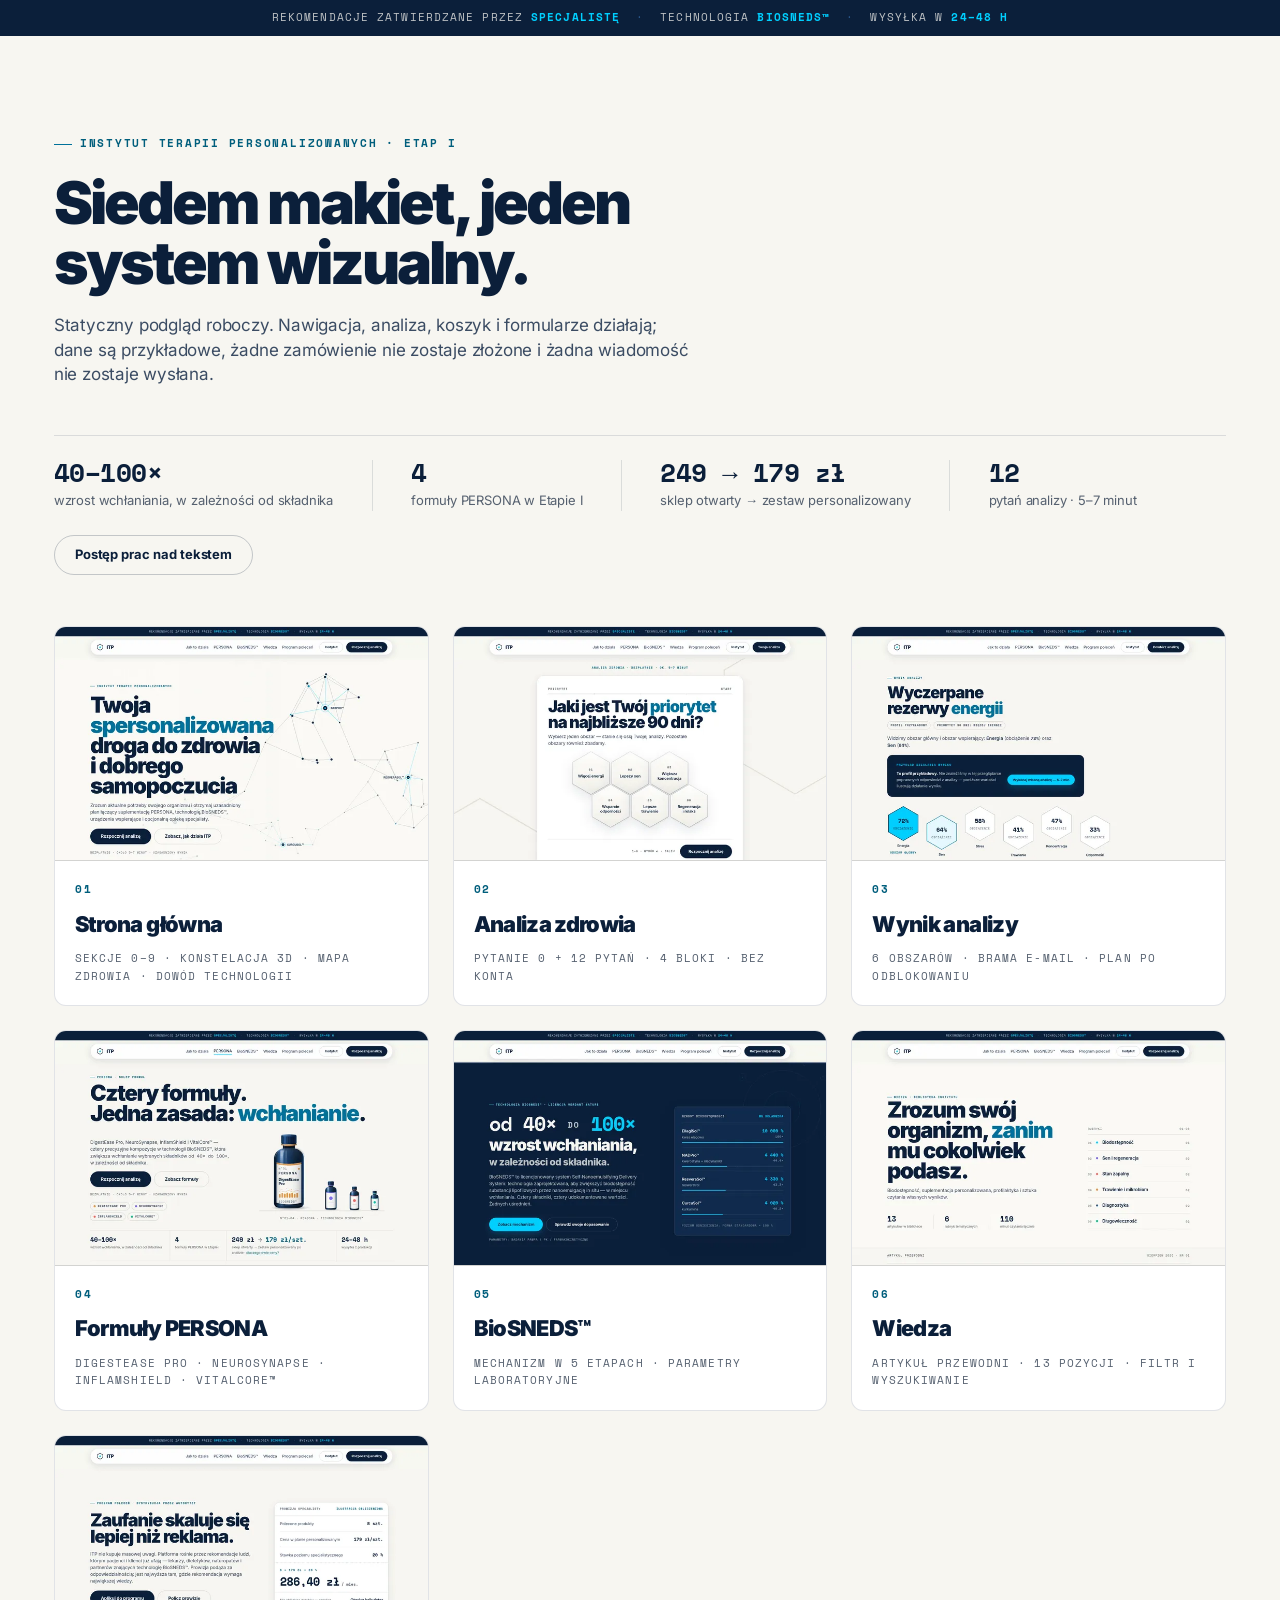
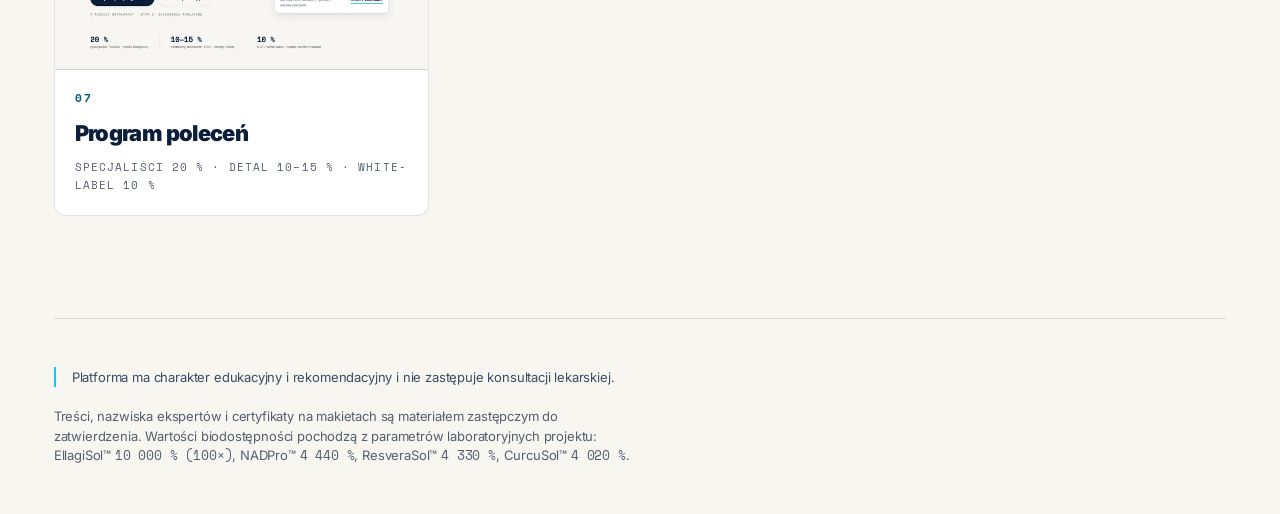
<file: index.html>
<!doctype html>
<html lang="pl">
<head>
<meta charset="utf-8">
<meta name="viewport" content="width=device-width, initial-scale=1">
<title>ITP — makiety Etapu I</title>
<meta name="description" content="Statyczne makiety platformy Instytutu Terapii Personalizowanych: strona główna, analiza zdrowia, wynik, formuły PERSONA, BioSNEDS, Wiedza i program poleceń.">
<link rel="stylesheet" href="styles/tokens.css">
<style>
  .head { padding-block: clamp(48px, 7vw, 96px) clamp(32px, 4vw, 56px); }
  .head h1 { font-size: var(--t-display-2); letter-spacing: var(--ls-display-tight);
              max-width: 22ch; margin-block: var(--sp-5) var(--sp-5); }
  .head .t-lead { max-width: 58ch; }

  .facts { margin-top: var(--sp-9); padding-top: var(--sp-6);
           border-top: 1px solid var(--line); }

  .grid-cards { display: grid; gap: var(--sp-6);
                grid-template-columns: repeat(auto-fill, minmax(320px, 1fr));
                padding-bottom: clamp(64px, 8vw, 128px); }

  .tile { display: grid; gap: 0; text-decoration: none; color: inherit;
          border: 1px solid var(--line); border-radius: var(--r-md);
          background: var(--ivory-white); overflow: hidden;
          transition: transform var(--dur-2) var(--ease),
                      box-shadow var(--dur-2) var(--ease),
                      border-color var(--dur-2) var(--ease); }
  .tile:hover { transform: translateY(-3px); box-shadow: var(--sh-3);
                border-color: var(--line-cyan); }
  .tile:focus-visible { box-shadow: var(--ring); }

  /* The thumbnails are already 16:10 crops of the 1440x900 fold, so let them
     render at their natural ratio. Forcing an aspect-ratio here re-cropped
     them and cut the left gutter off every headline. */
  .tile__shot { display: block; width: 100%; height: auto;
                border-bottom: 1px solid var(--line); background: var(--ivory-sunk); }
  .tile__body { padding: var(--sp-5); display: grid; gap: var(--sp-2); }
  .tile__idx { font-family: var(--font-mono); font-size: var(--t-micro);
               font-weight: var(--w-bold); letter-spacing: var(--ls-mono-wide);
               text-transform: uppercase; color: var(--cyan-ink); }
  .tile__name { font-size: var(--t-display-4); font-weight: var(--w-black);
                letter-spacing: var(--ls-head); }
  .tile__meta { font-family: var(--font-mono); font-size: var(--t-micro);
                letter-spacing: var(--ls-mono); text-transform: uppercase;
                color: var(--ink-muted); }

  .note { padding-block: var(--sp-9); border-top: 1px solid var(--line); }
</style>
</head>
<body>

<div class="trustbar">
  <div class="trustbar__inner">
    <span>Rekomendacje zatwierdzane przez <b>specjalistę</b></span>
    <span class="trustbar__dot" aria-hidden="true">·</span>
    <span>Technologia <b>BioSNEDS™</b></span>
    <span class="trustbar__dot" aria-hidden="true">·</span>
    <span>Wysyłka w <b>24–48 h</b></span>
  </div>
</div>

<main class="wrap">

  <header class="head">
    <p class="eyebrow">Instytut Terapii Personalizowanych · Etap I</p>
    <h1>Siedem makiet, jeden system wizualny.</h1>
    <p class="t-lead">
      Statyczny podgląd roboczy. Nawigacja, analiza, koszyk i formularze działają;
      dane są przykładowe, żadne zamówienie nie zostaje złożone i żadna wiadomość
      nie zostaje wysłana.
    </p>

    <div class="stat-row facts">
      <div class="stat">
        <span class="stat__num mono">40–100×</span>
        <span class="stat__label">wzrost wchłaniania, w zależności od składnika</span>
      </div>
      <div class="stat">
        <span class="stat__num mono">4</span>
        <span class="stat__label">formuły PERSONA w Etapie I</span>
      </div>
      <div class="stat">
        <span class="stat__num mono">249 → 179 zł</span>
        <span class="stat__label">sklep otwarty → zestaw personalizowany</span>
      </div>
      <div class="stat">
        <span class="stat__num mono">12</span>
        <span class="stat__label">pytań analizy · 5–7 minut</span>
      </div>
    </div>

    <p class="t-body-sm" style="margin-top:var(--sp-6)">
      <a class="btn btn--ghost btn--sm" href="progress/index.html">Postęp prac nad tekstem</a>
    </p>
  </header>

  <div class="grid-cards">

    <a class="tile" href="mockups/hero.html">
      <img class="tile__shot" src="thumbs/hero.webp" alt="Strona główna ITP — nagłówek z konstelacją molekularną" loading="lazy" width="720" height="450">
      <span class="tile__body">
        <span class="tile__idx">01</span>
        <span class="tile__name">Strona główna</span>
        <span class="tile__meta">Sekcje 0–9 · konstelacja 3D · mapa zdrowia · dowód technologii</span>
      </span>
    </a>

    <a class="tile" href="mockups/quiz.html">
      <img class="tile__shot" src="thumbs/quiz.webp" alt="Analiza zdrowia — plaster miodu z priorytetami" loading="lazy" width="720" height="450">
      <span class="tile__body">
        <span class="tile__idx">02</span>
        <span class="tile__name">Analiza zdrowia</span>
        <span class="tile__meta">Pytanie 0 + 12 pytań · 4 bloki · bez konta</span>
      </span>
    </a>

    <a class="tile" href="mockups/result.html">
      <img class="tile__shot" src="thumbs/result.webp" alt="Wynik analizy — sześć heksagonów obciążenia" loading="lazy" width="720" height="450">
      <span class="tile__body">
        <span class="tile__idx">03</span>
        <span class="tile__name">Wynik analizy</span>
        <span class="tile__meta">6 obszarów · brama e-mail · plan po odblokowaniu</span>
      </span>
    </a>

    <a class="tile" href="mockups/product.html">
      <img class="tile__shot" src="thumbs/product.webp" alt="Sklep PERSONA — cztery formuły" loading="lazy" width="720" height="450">
      <span class="tile__body">
        <span class="tile__idx">04</span>
        <span class="tile__name">Formuły PERSONA</span>
        <span class="tile__meta">DigestEase Pro · NeuroSynapse · InflamShield · VitalCore™</span>
      </span>
    </a>

    <a class="tile" href="mockups/biosneds.html">
      <img class="tile__shot" src="thumbs/biosneds.webp" alt="BioSNEDS — technologia wchłaniania" loading="lazy" width="720" height="450">
      <span class="tile__body">
        <span class="tile__idx">05</span>
        <span class="tile__name">BioSNEDS™</span>
        <span class="tile__meta">Mechanizm w 5 etapach · parametry laboratoryjne</span>
      </span>
    </a>

    <a class="tile" href="mockups/blog.html">
      <img class="tile__shot" src="thumbs/blog.webp" alt="Wiedza — biblioteka artykułów" loading="lazy" width="720" height="450">
      <span class="tile__body">
        <span class="tile__idx">06</span>
        <span class="tile__name">Wiedza</span>
        <span class="tile__meta">Artykuł przewodni · 13 pozycji · filtr i wyszukiwanie</span>
      </span>
    </a>

    <a class="tile" href="mockups/affiliate.html">
      <img class="tile__shot" src="thumbs/affiliate.webp" alt="Program poleceń — trzy poziomy współpracy" loading="lazy" width="720" height="450">
      <span class="tile__body">
        <span class="tile__idx">07</span>
        <span class="tile__name">Program poleceń</span>
        <span class="tile__meta">Specjaliści 20 % · detal 10–15 % · white-label 10 %</span>
      </span>
    </a>

  </div>

  <section class="note">
    <p class="disclaimer" style="max-width:74ch">
      Platforma ma charakter edukacyjny i rekomendacyjny i nie zastępuje
      konsultacji lekarskiej.
    </p>
    <p class="t-caption" style="margin-top:var(--sp-5);max-width:74ch">
      Treści, nazwiska ekspertów i certyfikaty na makietach są materiałem
      zastępczym do zatwierdzenia. Wartości biodostępności pochodzą z parametrów
      laboratoryjnych projektu: EllagiSol™ <span class="mono">10 000 % (100×)</span>,
      NADPro™ <span class="mono">4 440 %</span>, ResveraSol™ <span class="mono">4 330 %</span>,
      CurcuSol™ <span class="mono">4 020 %</span>.
    </p>
  </section>

</main>
</body>
</html>
</file>
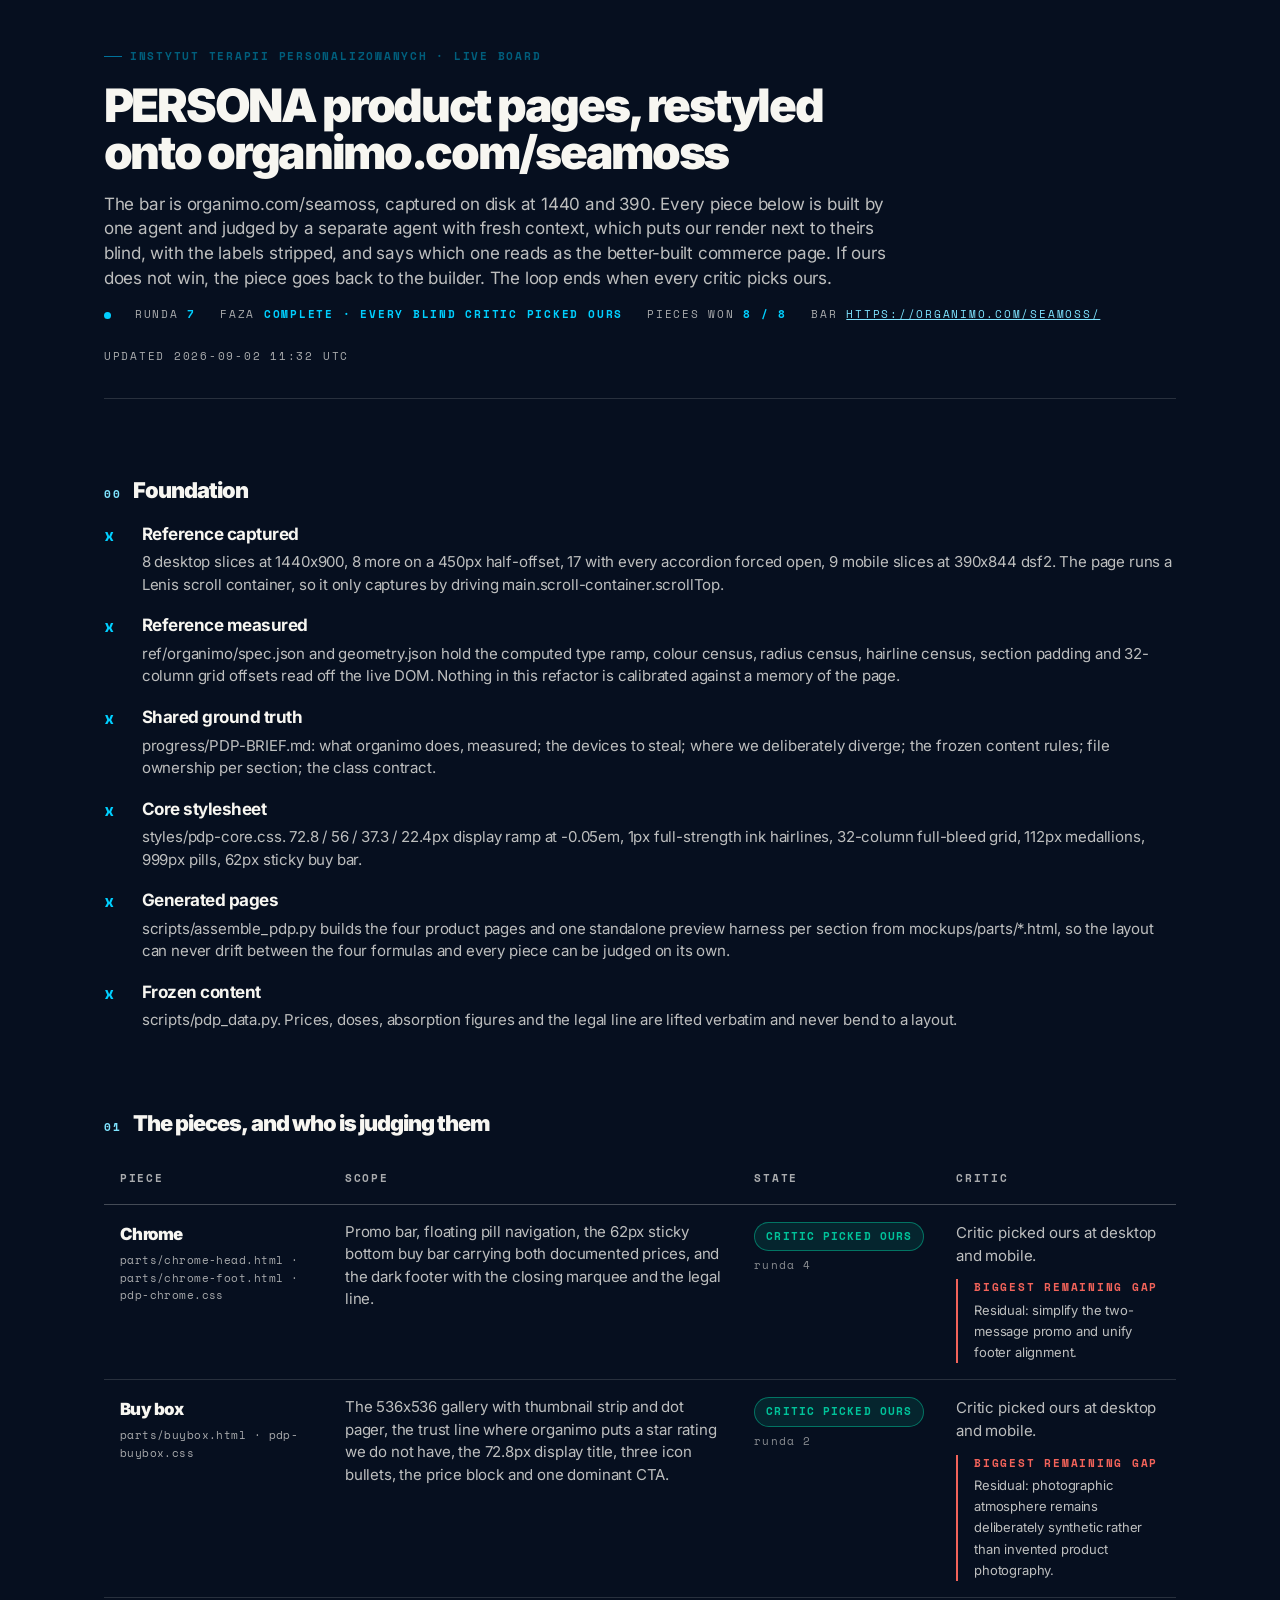
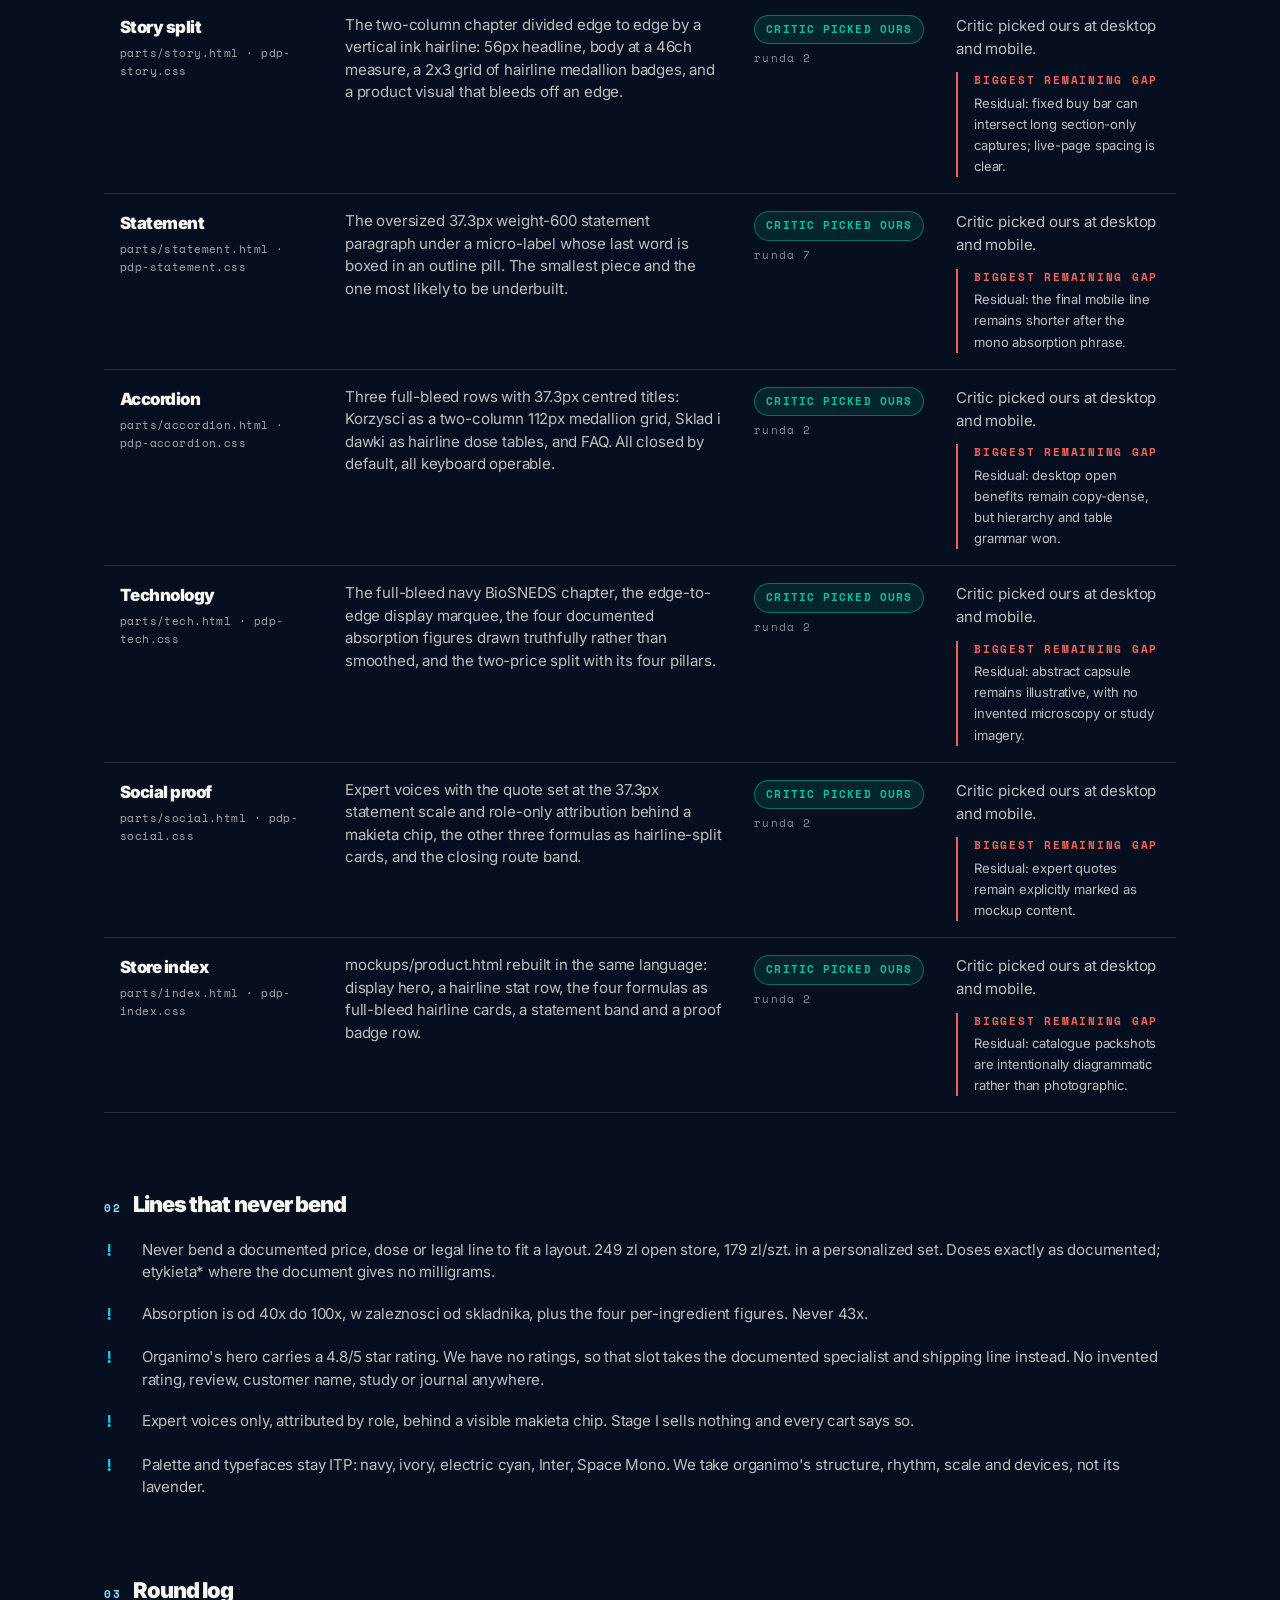
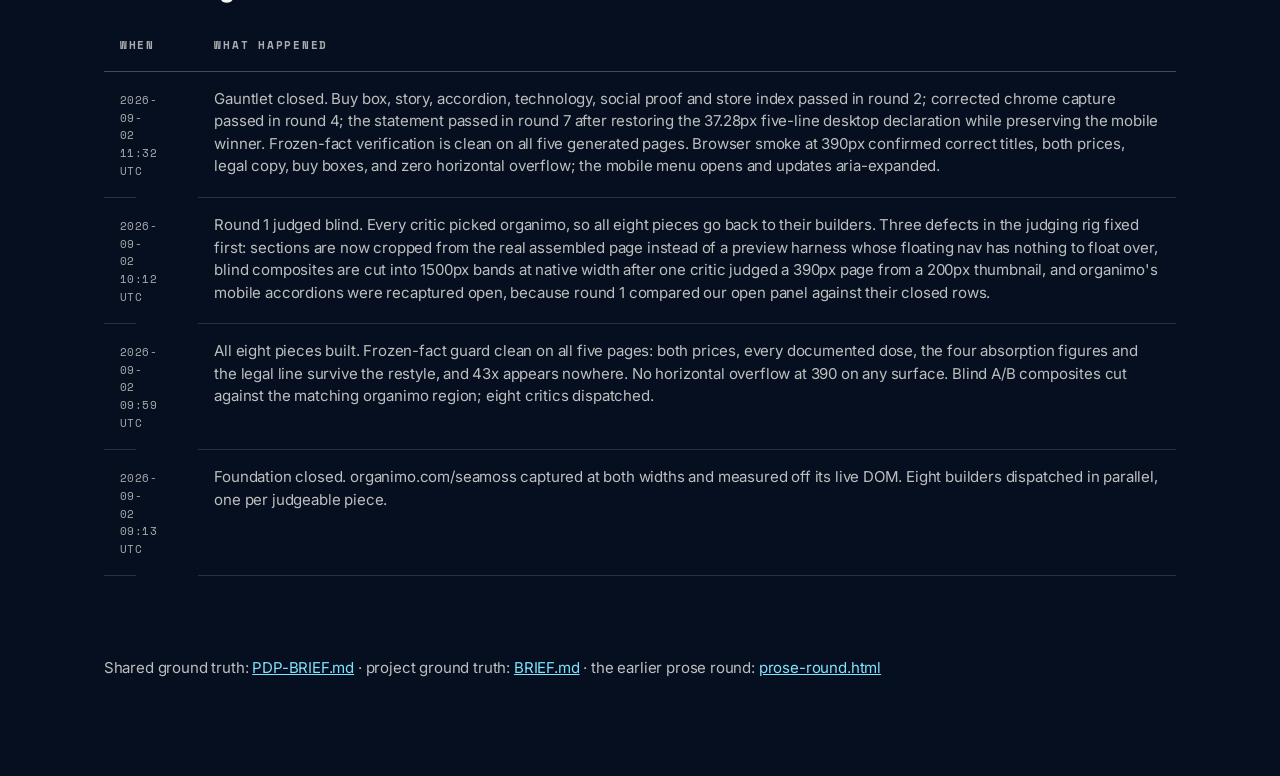
<file: progress/index.html>
<!doctype html>
<html lang="en">
<head>
<meta charset="utf-8">
<meta name="viewport" content="width=device-width, initial-scale=1">
<meta http-equiv="refresh" content="20">
<title>PERSONA product pages, restyled onto organimo.com/seamoss, live progress</title>
<link rel="stylesheet" href="../styles/tokens.css">
<style>
  body { background: var(--navy-950); color: var(--on-navy); }
  .page { max-width: 1180px; margin-inline: auto;
          padding: var(--sp-9) var(--sp-gutter) var(--sp-12); }
  .masthead { display: grid; gap: var(--sp-4); padding-bottom: var(--sp-7);
              border-bottom: 1px solid var(--line-navy); }
  .masthead h1 { font-size: clamp(1.9rem, 3.6vw, 3rem);
                 letter-spacing: var(--ls-display-tight); }
  .masthead .t-lead { color: var(--on-navy-soft); max-width: 74ch; }
  .meta { display: flex; flex-wrap: wrap; gap: var(--sp-6); align-items: center;
          font-family: var(--font-mono); font-size: var(--t-micro);
          letter-spacing: var(--ls-mono-wide); text-transform: uppercase;
          color: var(--on-navy-muted); }
  .meta b { color: var(--cyan); font-weight: var(--w-bold); }
  .pulse { width: 7px; height: 7px; border-radius: 50%; background: var(--cyan);
           animation: pulse 2s infinite; }
  @keyframes pulse { 0% { box-shadow: 0 0 0 0 rgba(0,207,255,.5); }
                     70% { box-shadow: 0 0 0 12px rgba(0,207,255,0); }
                     100% { box-shadow: 0 0 0 0 rgba(0,207,255,0); } }
  h2.block { font-size: var(--t-display-4); margin: var(--sp-11) 0 var(--sp-5); }
  h2.block .index-num { color: var(--cyan-soft); margin-right: var(--sp-3); }
  table.board { width: 100%; border-collapse: collapse; }
  table.board th, table.board td { text-align: left; vertical-align: top;
                                   padding: var(--sp-4);
                                   border-bottom: 1px solid var(--line-navy); }
  table.board thead th { font-family: var(--font-mono); font-size: var(--t-micro);
                         font-weight: var(--w-bold); letter-spacing: var(--ls-mono-wide);
                         text-transform: uppercase; color: var(--on-navy-muted);
                         border-bottom-color: var(--line-navy-hi); }
  table.board td:first-child { width: 21%; }
  table.board td:nth-child(3) { width: 17%; }
  .piece-title { display: block; font-weight: var(--w-black);
                 letter-spacing: var(--ls-head); font-size: 1.05rem; }
  .piece-file { display: block; font-family: var(--font-mono);
                font-size: var(--t-micro); color: var(--on-navy-muted);
                letter-spacing: .04em; margin-top: 4px; }
  .scope { font-size: var(--t-body-sm); color: var(--on-navy-soft); line-height: 1.5; }
  .note { display: block; font-size: var(--t-body-sm); color: var(--on-navy-soft);
          line-height: 1.55; }
  .gap { display: block; margin-top: var(--sp-3); padding-left: var(--sp-4);
         border-left: 2px solid var(--f3-inflam); font-size: var(--t-caption);
         color: var(--on-navy-soft); }
  .gap b { color: var(--f3-inflam); font-family: var(--font-mono);
           font-size: var(--t-micro); letter-spacing: var(--ls-mono-wide);
           text-transform: uppercase; display: block; margin-bottom: 3px; }
  .badge { display: inline-flex; align-items: center; gap: 6px; padding: 5px 11px;
           border-radius: var(--r-pill); border: 1px solid var(--line-navy-hi);
           font-family: var(--font-mono); font-size: var(--t-micro);
           font-weight: var(--w-bold); letter-spacing: var(--ls-mono);
           text-transform: uppercase; white-space: nowrap; }
  .badge--building { color: var(--cyan); border-color: var(--line-cyan);
                     background: rgba(0,207,255,.08); }
  .badge--reviewing { color: var(--f1-digest); border-color: rgba(229,148,60,.45);
                      background: rgba(229,148,60,.10); }
  .badge--lost { color: var(--f3-inflam); border-color: rgba(242,99,90,.45);
                 background: rgba(242,99,90,.10); }
  .badge--won { color: var(--f4-vital); border-color: rgba(0,195,154,.5);
                background: rgba(0,195,154,.12); }
  .rnd { display: block; margin-top: 6px; font-family: var(--font-mono);
         font-size: var(--t-micro); color: var(--on-navy-faint);
         letter-spacing: var(--ls-mono); }
  ul.plain { list-style: none; margin: 0; padding: 0; display: grid; gap: var(--sp-4); }
  .found { display: grid; grid-template-columns: 22px 1fr; gap: var(--sp-4);
           align-items: start; }
  .found__tick { color: var(--cyan); font-family: var(--font-mono);
                 font-weight: var(--w-bold); }
  .found__label { display: block; font-weight: var(--w-bold);
                  letter-spacing: var(--ls-head); }
  .found__detail { display: block; font-size: var(--t-body-sm);
                   color: var(--on-navy-soft); line-height: 1.5; margin-top: 3px; }
  .score { font-family: var(--font-mono); font-size: var(--t-display-4);
           color: var(--cyan); letter-spacing: var(--ls-mono); }
  a { color: var(--cyan-soft); }
</style>
</head>
<body>
<div class="page">

  <header class="masthead">
    <p class="eyebrow">Instytut Terapii Personalizowanych &middot; live board</p>
    <h1>PERSONA product pages, restyled onto organimo.com/seamoss</h1>
    <p class="t-lead">The bar is organimo.com/seamoss, captured on disk at 1440 and 390. Every piece below is built by one agent and judged by a separate agent with fresh context, which puts our render next to theirs blind, with the labels stripped, and says which one reads as the better-built commerce page. If ours does not win, the piece goes back to the builder. The loop ends when every critic picks ours.</p>
    <p class="meta">
      <span class="pulse" aria-hidden="true"></span>
      <span>runda <b>7</b></span>
      <span>faza <b>Complete · every blind critic picked ours</b></span>
      <span>pieces won <b>8 / 8</b></span>
      <span>bar <a href="https://organimo.com/seamoss/">https://organimo.com/seamoss/</a></span>
      <span>updated 2026-09-02 11:32 UTC</span>
    </p>
  </header>

  <h2 class="block"><span class="index-num">00</span>Foundation</h2>
  <ul class="plain">
        <li class="found">
          <span class="found__tick">x</span>
          <span>
            <span class="found__label">Reference captured</span>
            <span class="found__detail">8 desktop slices at 1440x900, 8 more on a 450px half-offset, 17 with every accordion forced open, 9 mobile slices at 390x844 dsf2. The page runs a Lenis scroll container, so it only captures by driving main.scroll-container.scrollTop.</span>
          </span>
        </li>
        <li class="found">
          <span class="found__tick">x</span>
          <span>
            <span class="found__label">Reference measured</span>
            <span class="found__detail">ref/organimo/spec.json and geometry.json hold the computed type ramp, colour census, radius census, hairline census, section padding and 32-column grid offsets read off the live DOM. Nothing in this refactor is calibrated against a memory of the page.</span>
          </span>
        </li>
        <li class="found">
          <span class="found__tick">x</span>
          <span>
            <span class="found__label">Shared ground truth</span>
            <span class="found__detail">progress/PDP-BRIEF.md: what organimo does, measured; the devices to steal; where we deliberately diverge; the frozen content rules; file ownership per section; the class contract.</span>
          </span>
        </li>
        <li class="found">
          <span class="found__tick">x</span>
          <span>
            <span class="found__label">Core stylesheet</span>
            <span class="found__detail">styles/pdp-core.css. 72.8 / 56 / 37.3 / 22.4px display ramp at -0.05em, 1px full-strength ink hairlines, 32-column full-bleed grid, 112px medallions, 999px pills, 62px sticky buy bar.</span>
          </span>
        </li>
        <li class="found">
          <span class="found__tick">x</span>
          <span>
            <span class="found__label">Generated pages</span>
            <span class="found__detail">scripts/assemble_pdp.py builds the four product pages and one standalone preview harness per section from mockups/parts/*.html, so the layout can never drift between the four formulas and every piece can be judged on its own.</span>
          </span>
        </li>
        <li class="found">
          <span class="found__tick">x</span>
          <span>
            <span class="found__label">Frozen content</span>
            <span class="found__detail">scripts/pdp_data.py. Prices, doses, absorption figures and the legal line are lifted verbatim and never bend to a layout.</span>
          </span>
        </li>
  </ul>

  <h2 class="block"><span class="index-num">01</span>The pieces, and who is judging them</h2>
  <table class="board">
    <thead>
      <tr><th>Piece</th><th>Scope</th><th>State</th><th>Critic</th></tr>
    </thead>
    <tbody>
          <tr>
            <td>
              <span class="piece-title">Chrome</span>
              <span class="piece-file">parts/chrome-head.html · parts/chrome-foot.html · pdp-chrome.css</span>
            </td>
            <td class="scope">Promo bar, floating pill navigation, the 62px sticky bottom buy bar carrying both documented prices, and the dark footer with the closing marquee and the legal line.</td>
            <td><span class="badge badge--won">critic picked ours</span>
              <span class="rnd">runda 4</span></td>
            <td><span class="note">Critic picked ours at desktop and mobile.</span><span class="gap"><b>biggest remaining gap</b>Residual: simplify the two-message promo and unify footer alignment.</span></td>
          </tr>
          <tr>
            <td>
              <span class="piece-title">Buy box</span>
              <span class="piece-file">parts/buybox.html · pdp-buybox.css</span>
            </td>
            <td class="scope">The 536x536 gallery with thumbnail strip and dot pager, the trust line where organimo puts a star rating we do not have, the 72.8px display title, three icon bullets, the price block and one dominant CTA.</td>
            <td><span class="badge badge--won">critic picked ours</span>
              <span class="rnd">runda 2</span></td>
            <td><span class="note">Critic picked ours at desktop and mobile.</span><span class="gap"><b>biggest remaining gap</b>Residual: photographic atmosphere remains deliberately synthetic rather than invented product photography.</span></td>
          </tr>
          <tr>
            <td>
              <span class="piece-title">Story split</span>
              <span class="piece-file">parts/story.html · pdp-story.css</span>
            </td>
            <td class="scope">The two-column chapter divided edge to edge by a vertical ink hairline: 56px headline, body at a 46ch measure, a 2x3 grid of hairline medallion badges, and a product visual that bleeds off an edge.</td>
            <td><span class="badge badge--won">critic picked ours</span>
              <span class="rnd">runda 2</span></td>
            <td><span class="note">Critic picked ours at desktop and mobile.</span><span class="gap"><b>biggest remaining gap</b>Residual: fixed buy bar can intersect long section-only captures; live-page spacing is clear.</span></td>
          </tr>
          <tr>
            <td>
              <span class="piece-title">Statement</span>
              <span class="piece-file">parts/statement.html · pdp-statement.css</span>
            </td>
            <td class="scope">The oversized 37.3px weight-600 statement paragraph under a micro-label whose last word is boxed in an outline pill. The smallest piece and the one most likely to be underbuilt.</td>
            <td><span class="badge badge--won">critic picked ours</span>
              <span class="rnd">runda 7</span></td>
            <td><span class="note">Critic picked ours at desktop and mobile.</span><span class="gap"><b>biggest remaining gap</b>Residual: the final mobile line remains shorter after the mono absorption phrase.</span></td>
          </tr>
          <tr>
            <td>
              <span class="piece-title">Accordion</span>
              <span class="piece-file">parts/accordion.html · pdp-accordion.css</span>
            </td>
            <td class="scope">Three full-bleed rows with 37.3px centred titles: Korzysci as a two-column 112px medallion grid, Sklad i dawki as hairline dose tables, and FAQ. All closed by default, all keyboard operable.</td>
            <td><span class="badge badge--won">critic picked ours</span>
              <span class="rnd">runda 2</span></td>
            <td><span class="note">Critic picked ours at desktop and mobile.</span><span class="gap"><b>biggest remaining gap</b>Residual: desktop open benefits remain copy-dense, but hierarchy and table grammar won.</span></td>
          </tr>
          <tr>
            <td>
              <span class="piece-title">Technology</span>
              <span class="piece-file">parts/tech.html · pdp-tech.css</span>
            </td>
            <td class="scope">The full-bleed navy BioSNEDS chapter, the edge-to-edge display marquee, the four documented absorption figures drawn truthfully rather than smoothed, and the two-price split with its four pillars.</td>
            <td><span class="badge badge--won">critic picked ours</span>
              <span class="rnd">runda 2</span></td>
            <td><span class="note">Critic picked ours at desktop and mobile.</span><span class="gap"><b>biggest remaining gap</b>Residual: abstract capsule remains illustrative, with no invented microscopy or study imagery.</span></td>
          </tr>
          <tr>
            <td>
              <span class="piece-title">Social proof</span>
              <span class="piece-file">parts/social.html · pdp-social.css</span>
            </td>
            <td class="scope">Expert voices with the quote set at the 37.3px statement scale and role-only attribution behind a makieta chip, the other three formulas as hairline-split cards, and the closing route band.</td>
            <td><span class="badge badge--won">critic picked ours</span>
              <span class="rnd">runda 2</span></td>
            <td><span class="note">Critic picked ours at desktop and mobile.</span><span class="gap"><b>biggest remaining gap</b>Residual: expert quotes remain explicitly marked as mockup content.</span></td>
          </tr>
          <tr>
            <td>
              <span class="piece-title">Store index</span>
              <span class="piece-file">parts/index.html · pdp-index.css</span>
            </td>
            <td class="scope">mockups/product.html rebuilt in the same language: display hero, a hairline stat row, the four formulas as full-bleed hairline cards, a statement band and a proof badge row.</td>
            <td><span class="badge badge--won">critic picked ours</span>
              <span class="rnd">runda 2</span></td>
            <td><span class="note">Critic picked ours at desktop and mobile.</span><span class="gap"><b>biggest remaining gap</b>Residual: catalogue packshots are intentionally diagrammatic rather than photographic.</span></td>
          </tr>
    </tbody>
  </table>

  <h2 class="block"><span class="index-num">02</span>Lines that never bend</h2>
  <ul class="plain">
        <li class="found"><span class="found__tick">!</span><span class="found__detail">Never bend a documented price, dose or legal line to fit a layout. 249 zl open store, 179 zl/szt. in a personalized set. Doses exactly as documented; etykieta* where the document gives no milligrams.</span></li>
        <li class="found"><span class="found__tick">!</span><span class="found__detail">Absorption is od 40x do 100x, w zaleznosci od skladnika, plus the four per-ingredient figures. Never 43x.</span></li>
        <li class="found"><span class="found__tick">!</span><span class="found__detail">Organimo&#x27;s hero carries a 4.8/5 star rating. We have no ratings, so that slot takes the documented specialist and shipping line instead. No invented rating, review, customer name, study or journal anywhere.</span></li>
        <li class="found"><span class="found__tick">!</span><span class="found__detail">Expert voices only, attributed by role, behind a visible makieta chip. Stage I sells nothing and every cart says so.</span></li>
        <li class="found"><span class="found__tick">!</span><span class="found__detail">Palette and typefaces stay ITP: navy, ivory, electric cyan, Inter, Space Mono. We take organimo&#x27;s structure, rhythm, scale and devices, not its lavender.</span></li>
  </ul>

  <h2 class="block"><span class="index-num">03</span>Round log</h2>
  <table class="board">
    <thead><tr><th>When</th><th>What happened</th></tr></thead>
    <tbody>
          <tr><td class="piece-file">2026-09-02 11:32 UTC</td><td class="scope">Gauntlet closed. Buy box, story, accordion, technology, social proof and store index passed in round 2; corrected chrome capture passed in round 4; the statement passed in round 7 after restoring the 37.28px five-line desktop declaration while preserving the mobile winner. Frozen-fact verification is clean on all five generated pages. Browser smoke at 390px confirmed correct titles, both prices, legal copy, buy boxes, and zero horizontal overflow; the mobile menu opens and updates aria-expanded.</td></tr>
          <tr><td class="piece-file">2026-09-02 10:12 UTC</td><td class="scope">Round 1 judged blind. Every critic picked organimo, so all eight pieces go back to their builders. Three defects in the judging rig fixed first: sections are now cropped from the real assembled page instead of a preview harness whose floating nav has nothing to float over, blind composites are cut into 1500px bands at native width after one critic judged a 390px page from a 200px thumbnail, and organimo&#x27;s mobile accordions were recaptured open, because round 1 compared our open panel against their closed rows.</td></tr>
          <tr><td class="piece-file">2026-09-02 09:59 UTC</td><td class="scope">All eight pieces built. Frozen-fact guard clean on all five pages: both prices, every documented dose, the four absorption figures and the legal line survive the restyle, and 43x appears nowhere. No horizontal overflow at 390 on any surface. Blind A/B composites cut against the matching organimo region; eight critics dispatched.</td></tr>
          <tr><td class="piece-file">2026-09-02 09:13 UTC</td><td class="scope">Foundation closed. organimo.com/seamoss captured at both widths and measured off its live DOM. Eight builders dispatched in parallel, one per judgeable piece.</td></tr>
    </tbody>
  </table>

  <p class="note" style="margin-top:var(--sp-11)">
    Shared ground truth: <a href="PDP-BRIEF.md">PDP-BRIEF.md</a> &middot;
    project ground truth: <a href="BRIEF.md">BRIEF.md</a> &middot;
    the earlier prose round: <a href="prose-round.html">prose-round.html</a>
  </p>

</div>
</body>
</html>
</file>
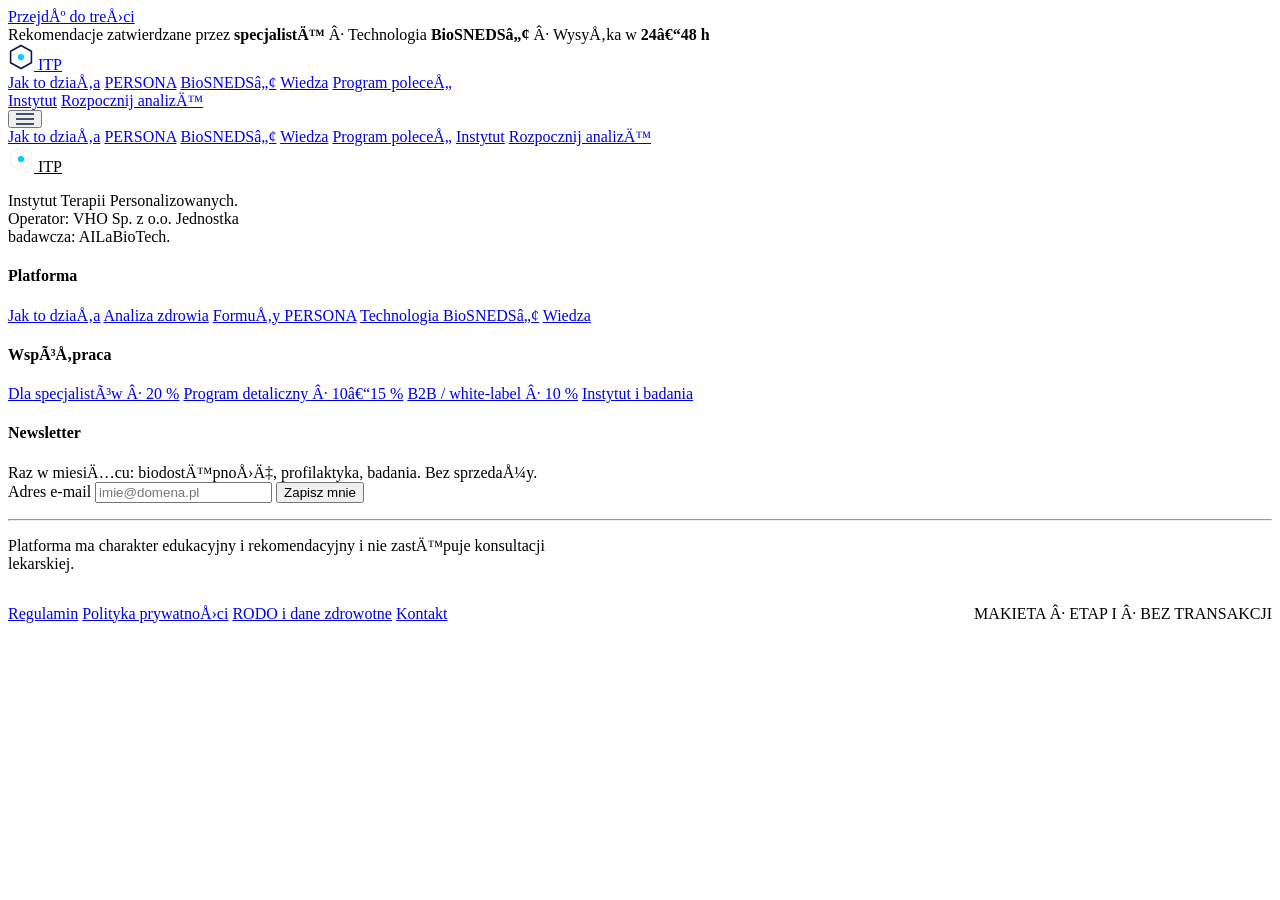
<file: mockups/_chrome.html>
<!-- ==========================================================================
     ITP — CANONICAL PAGE CHROME. Not a page; a contract.
     Every mockup in mockups/ MUST paste these four fragments verbatim, changing
     only: (a) the aria-current marker on the active nav item, (b) the CTA label
     on quiz.html/result.html where "Rozpocznij analizę" would be circular.
     Do not fork the markup. Do not restyle it locally.
     ========================================================================== -->

<!-- ---------------------------------------------------------------- HEAD -->
<!--
<!doctype html>
<html lang="pl">
<head>
<meta charset="utf-8">
<meta name="viewport" content="width=device-width, initial-scale=1">
<title>… | ITP</title>
<meta name="description" content="…">
<link rel="stylesheet" href="../styles/tokens.css">
<style> /* page-specific only */ </style>
</head>
<body>
-->

<!-- --------------------------------------------------- FRAGMENT 1 · SKIP -->
<a class="skip-link" href="#main">Przejdź do treści</a>

<!-- ------------------------------------- FRAGMENT 2 · TRUST BAR (doc 7.1 §0) -->
<div class="trustbar">
  <div class="trustbar__inner">
    <span>Rekomendacje zatwierdzane przez <b>specjalistę</b></span>
    <span class="trustbar__dot" aria-hidden="true">·</span>
    <span>Technologia <b>BioSNEDS™</b></span>
    <span class="trustbar__dot" aria-hidden="true">·</span>
    <span>Wysyłka w <b>24–48 h</b></span>
  </div>
</div>

<!-- ------------------------------------------------- FRAGMENT 3 · HEADER -->
<header class="sitehead">
  <div class="wrap">
    <div class="sitehead__bar">
      <a class="sitehead__brand" href="hero.html">
        <svg width="26" height="26" viewBox="0 0 26 26" fill="none" aria-hidden="true">
          <path d="M13 1.5 23.4 7.25v11.5L13 24.5 2.6 18.75V7.25L13 1.5Z"
                stroke="#0B1F3A" stroke-width="1.6"/>
          <circle cx="13" cy="13" r="3.1" fill="#00CFFF"/>
        </svg>
        ITP
      </a>
      <nav class="sitehead__nav" aria-label="Główna nawigacja">
        <a href="hero.html#jak-to-dziala">Jak to działa</a>
        <a href="product.html">PERSONA</a>
        <a href="biosneds.html">BioSNEDS™</a>
        <a href="blog.html">Wiedza</a>
        <a href="affiliate.html">Program poleceń</a>
      </nav>
      <div class="sitehead__actions">
        <a class="btn btn--ghost btn--sm btn--nav-hide" href="hero.html#instytut">Instytut</a>
        <a class="btn btn--primary btn--sm" href="quiz.html">Rozpocznij analizę</a>
      </div>
      <button class="menu-toggle" type="button"
              data-itp-menu-toggle
              aria-expanded="false"
              aria-controls="itp-menu-panel"
              aria-label="Otwórz menu"
              data-label-open="Otwórz menu"
              data-label-close="Zamknij menu">
        <svg width="18" height="12" viewBox="0 0 18 12" aria-hidden="true">
          <path d="M0 1h18M0 6h18M0 11h18" stroke="#0B1F3A" stroke-width="1.6"/>
        </svg>
      </button>
    </div>
    <div class="menu-panel" id="itp-menu-panel">
      <a href="hero.html#jak-to-dziala">Jak to działa</a>
      <a href="product.html">PERSONA</a>
      <a href="biosneds.html">BioSNEDS™</a>
      <a href="blog.html">Wiedza</a>
      <a href="affiliate.html">Program poleceń</a>
      <a href="hero.html#instytut">Instytut</a>
      <a class="btn btn--primary btn--block" href="quiz.html">Rozpocznij analizę</a>
    </div>
  </div>
</header>

<main id="main">
  <!-- page content -->
</main>

<!-- ------------------------------------- FRAGMENT 4 · FOOTER (doc 7.1 §9) -->
<footer class="sitefoot">
  <div class="wrap">

    <div class="grid grid--4" style="gap:var(--sp-9)">
      <div>
        <a class="sitehead__brand" href="hero.html" style="color:var(--ivory);margin-bottom:var(--sp-4)">
          <svg width="26" height="26" viewBox="0 0 26 26" fill="none" aria-hidden="true">
            <path d="M13 1.5 23.4 7.25v11.5L13 24.5 2.6 18.75V7.25L13 1.5Z"
                  stroke="#F7F6F1" stroke-width="1.6"/>
            <circle cx="13" cy="13" r="3.1" fill="#00CFFF"/>
          </svg>
          ITP
        </a>
        <p class="t-caption" style="color:var(--on-navy-muted);max-width:30ch">
          Instytut Terapii Personalizowanych. Operator: VHO&nbsp;Sp.&nbsp;z&nbsp;o.o.
          Jednostka badawcza: AILaBioTech.
        </p>
      </div>

      <div>
        <h4>Platforma</h4>
        <div class="sitefoot__links">
          <a href="hero.html#jak-to-dziala">Jak to działa</a>
          <a href="quiz.html">Analiza zdrowia</a>
          <a href="product.html">Formuły PERSONA</a>
          <a href="biosneds.html">Technologia BioSNEDS™</a>
          <a href="blog.html">Wiedza</a>
        </div>
      </div>

      <div>
        <h4>Współpraca</h4>
        <div class="sitefoot__links">
          <a href="affiliate.html#specjalisci">Dla specjalistów · 20 %</a>
          <a href="affiliate.html#partnerzy">Program detaliczny · 10–15 %</a>
          <a href="affiliate.html#white-label">B2B / white-label · 10 %</a>
          <a href="hero.html#instytut">Instytut i badania</a>
        </div>
      </div>

      <div>
        <h4>Newsletter</h4>
        <p class="t-caption" style="color:var(--on-navy-muted);margin-bottom:var(--sp-4)">
          Raz w miesiącu: biodostępność, profilaktyka, badania. Bez sprzedaży.
        </p>
        <form class="field" data-itp-newsletter novalidate>
          <label class="field__label" for="nl-email">Adres e-mail</label>
          <input class="input" id="nl-email" type="email" name="email"
                 placeholder="imie@domena.pl" autocomplete="email" required>
          <button class="btn btn--cyan btn--block" type="submit">Zapisz mnie</button>
          <p class="t-caption" data-itp-newsletter-msg role="status" aria-live="polite"
             style="color:var(--on-navy-muted)"></p>
        </form>
      </div>
    </div>

    <hr class="rule" style="margin-block:var(--sp-9)">

    <p class="disclaimer" style="max-width:74ch">
      Platforma ma charakter edukacyjny i rekomendacyjny i nie zastępuje
      konsultacji lekarskiej.
    </p>

    <div style="display:flex;flex-wrap:wrap;gap:var(--sp-5);align-items:center;
                justify-content:space-between;margin-top:var(--sp-8)">
      <div class="sitefoot__links" style="grid-auto-flow:column;gap:var(--sp-5)">
        <a href="hero.html#bezpieczenstwo">Regulamin</a>
        <a href="hero.html#bezpieczenstwo">Polityka prywatności</a>
        <a href="hero.html#bezpieczenstwo">RODO i dane zdrowotne</a>
        <a href="hero.html#kontakt">Kontakt</a>
      </div>
      <p class="mono" style="font-size:var(--t-micro);letter-spacing:var(--ls-mono);
                            color:var(--on-navy-faint);text-transform:uppercase">
        Makieta · etap I · bez transakcji
      </p>
    </div>

  </div>
</footer>

<script src="../scripts/chrome.js"></script>
<!--
</body>
</html>
-->
</file>
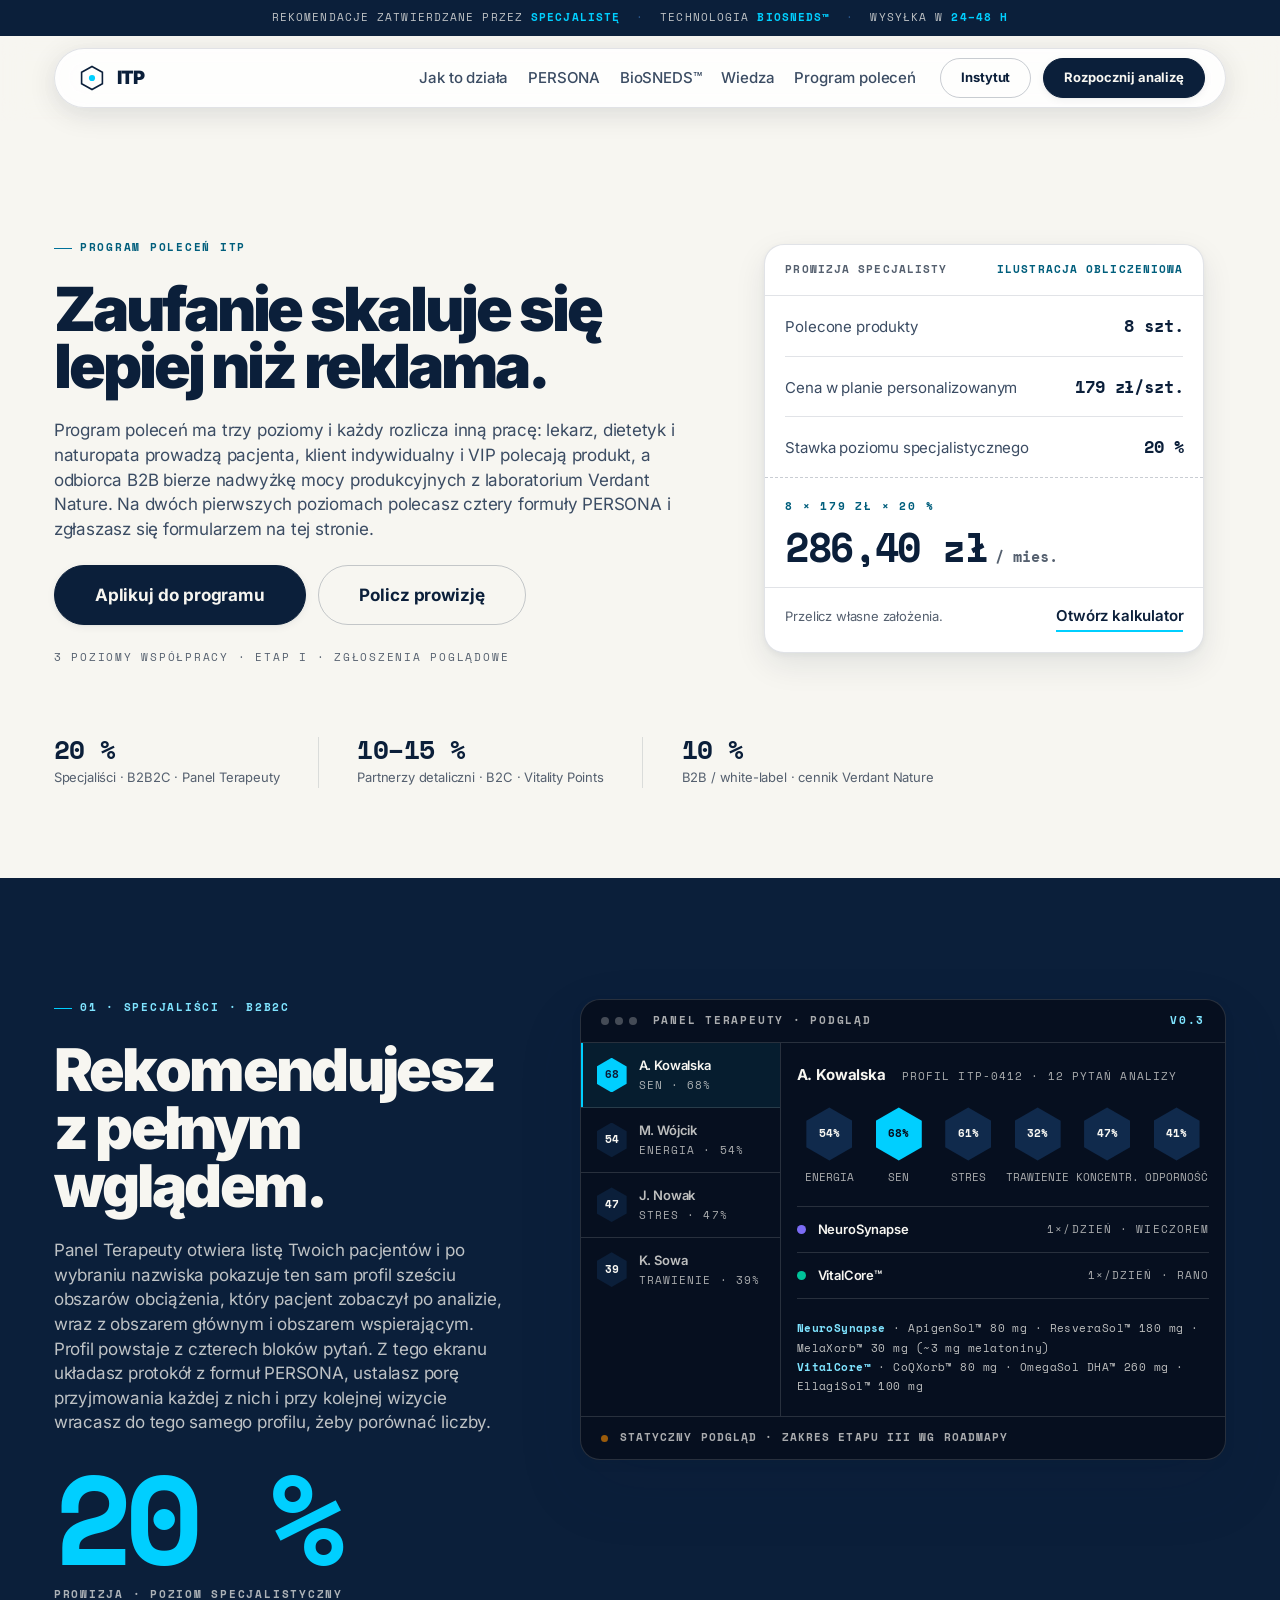
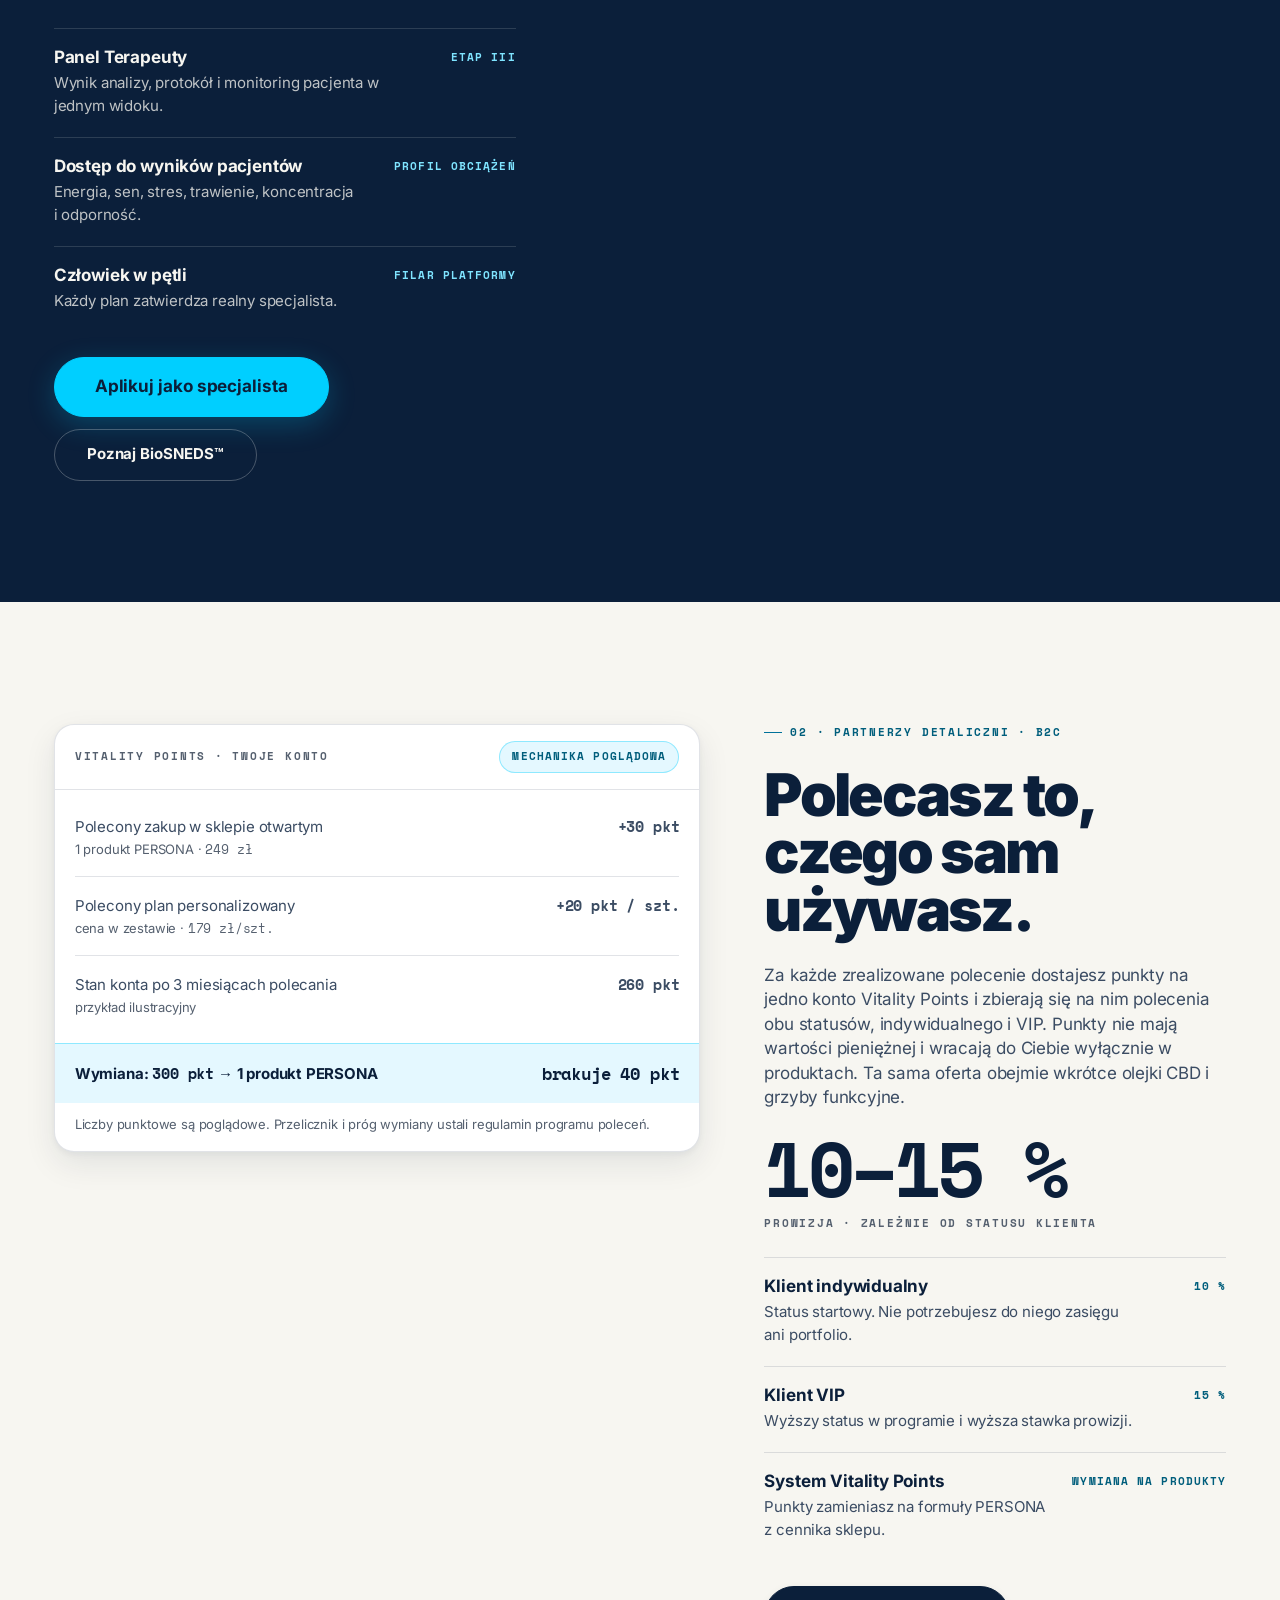
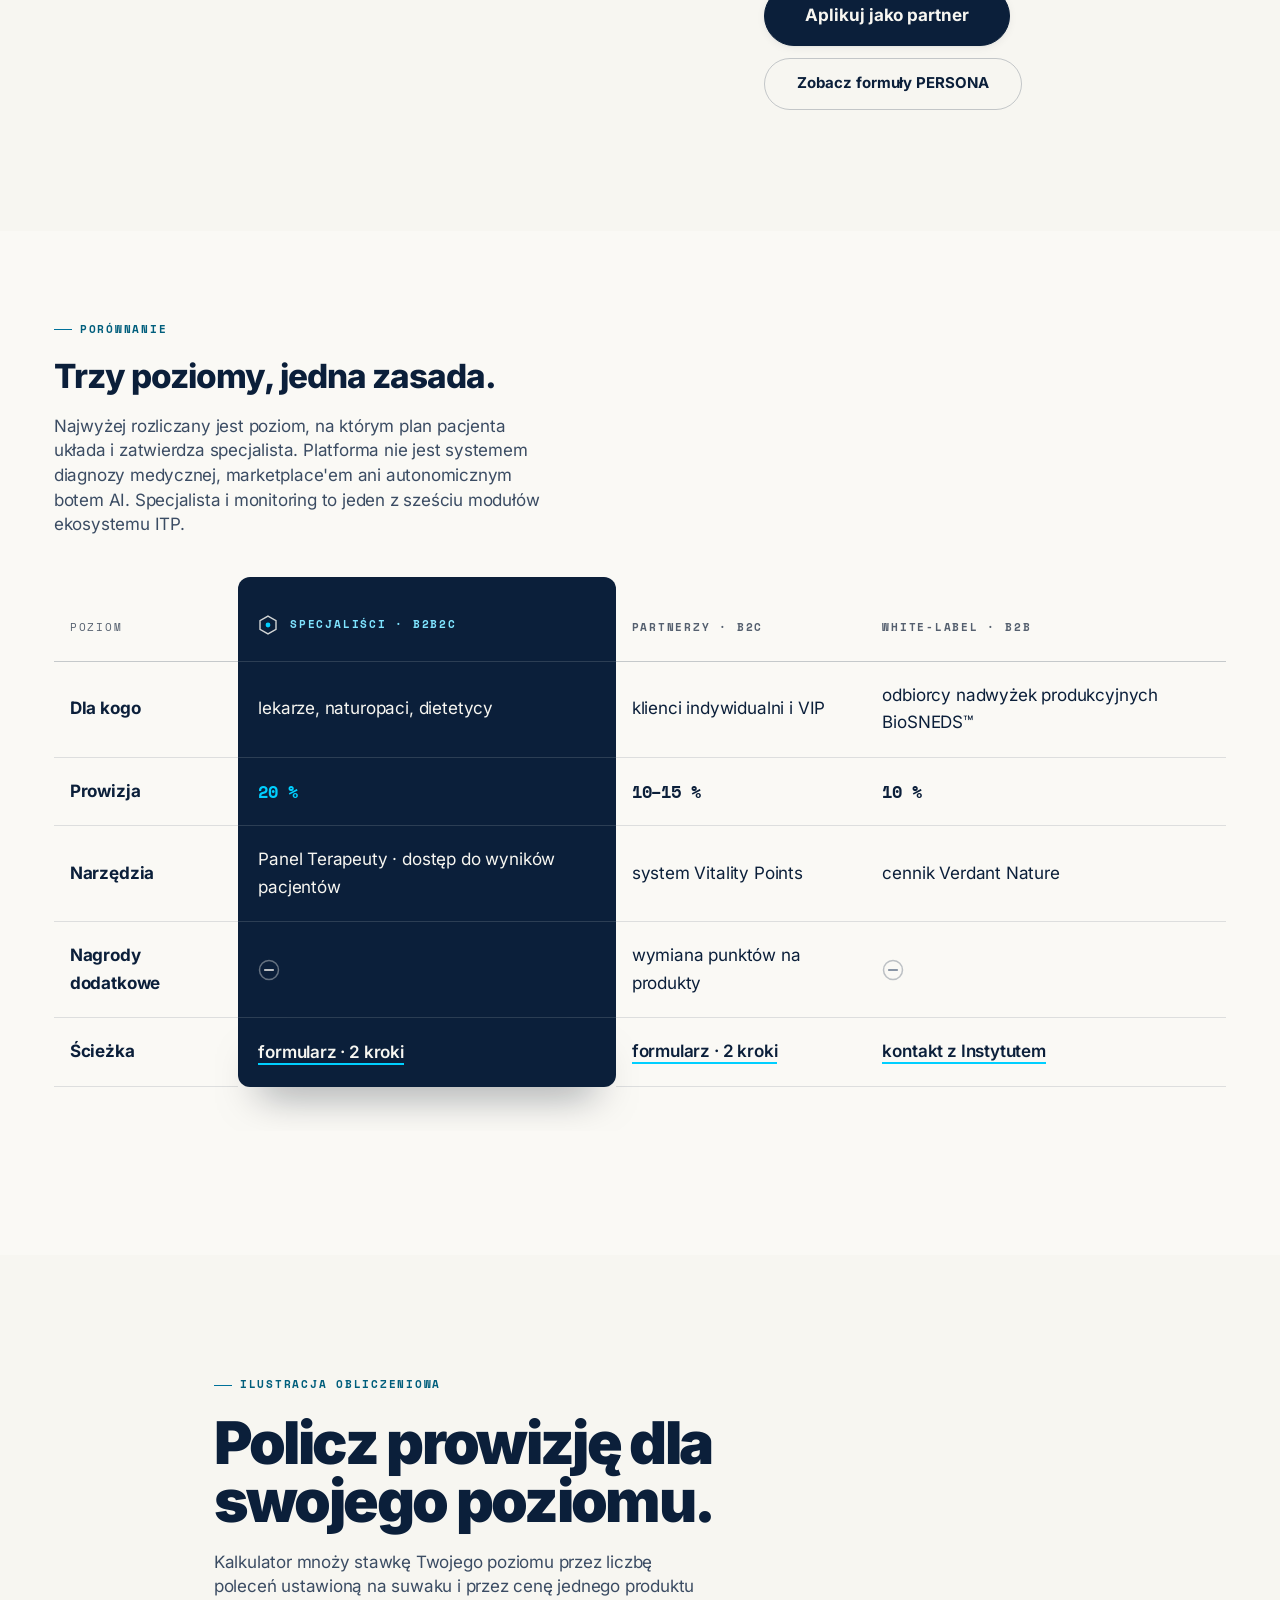
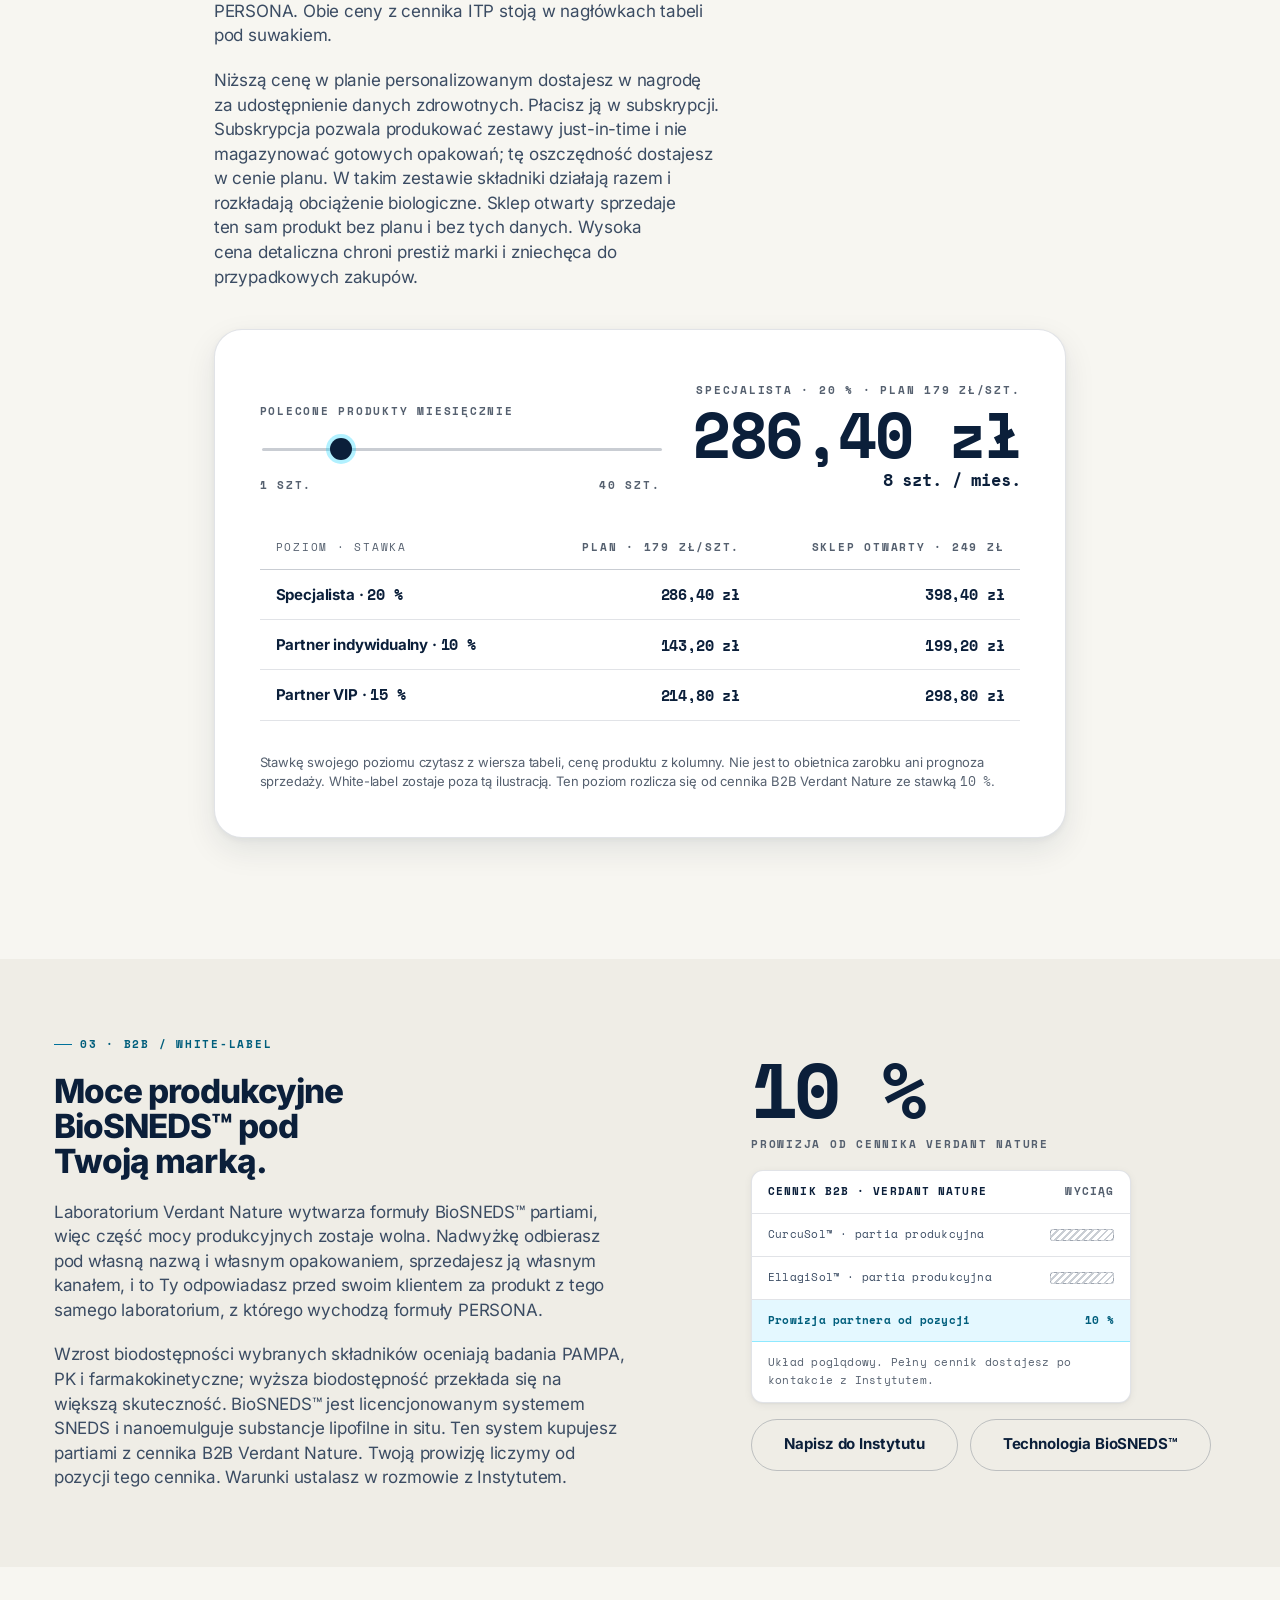
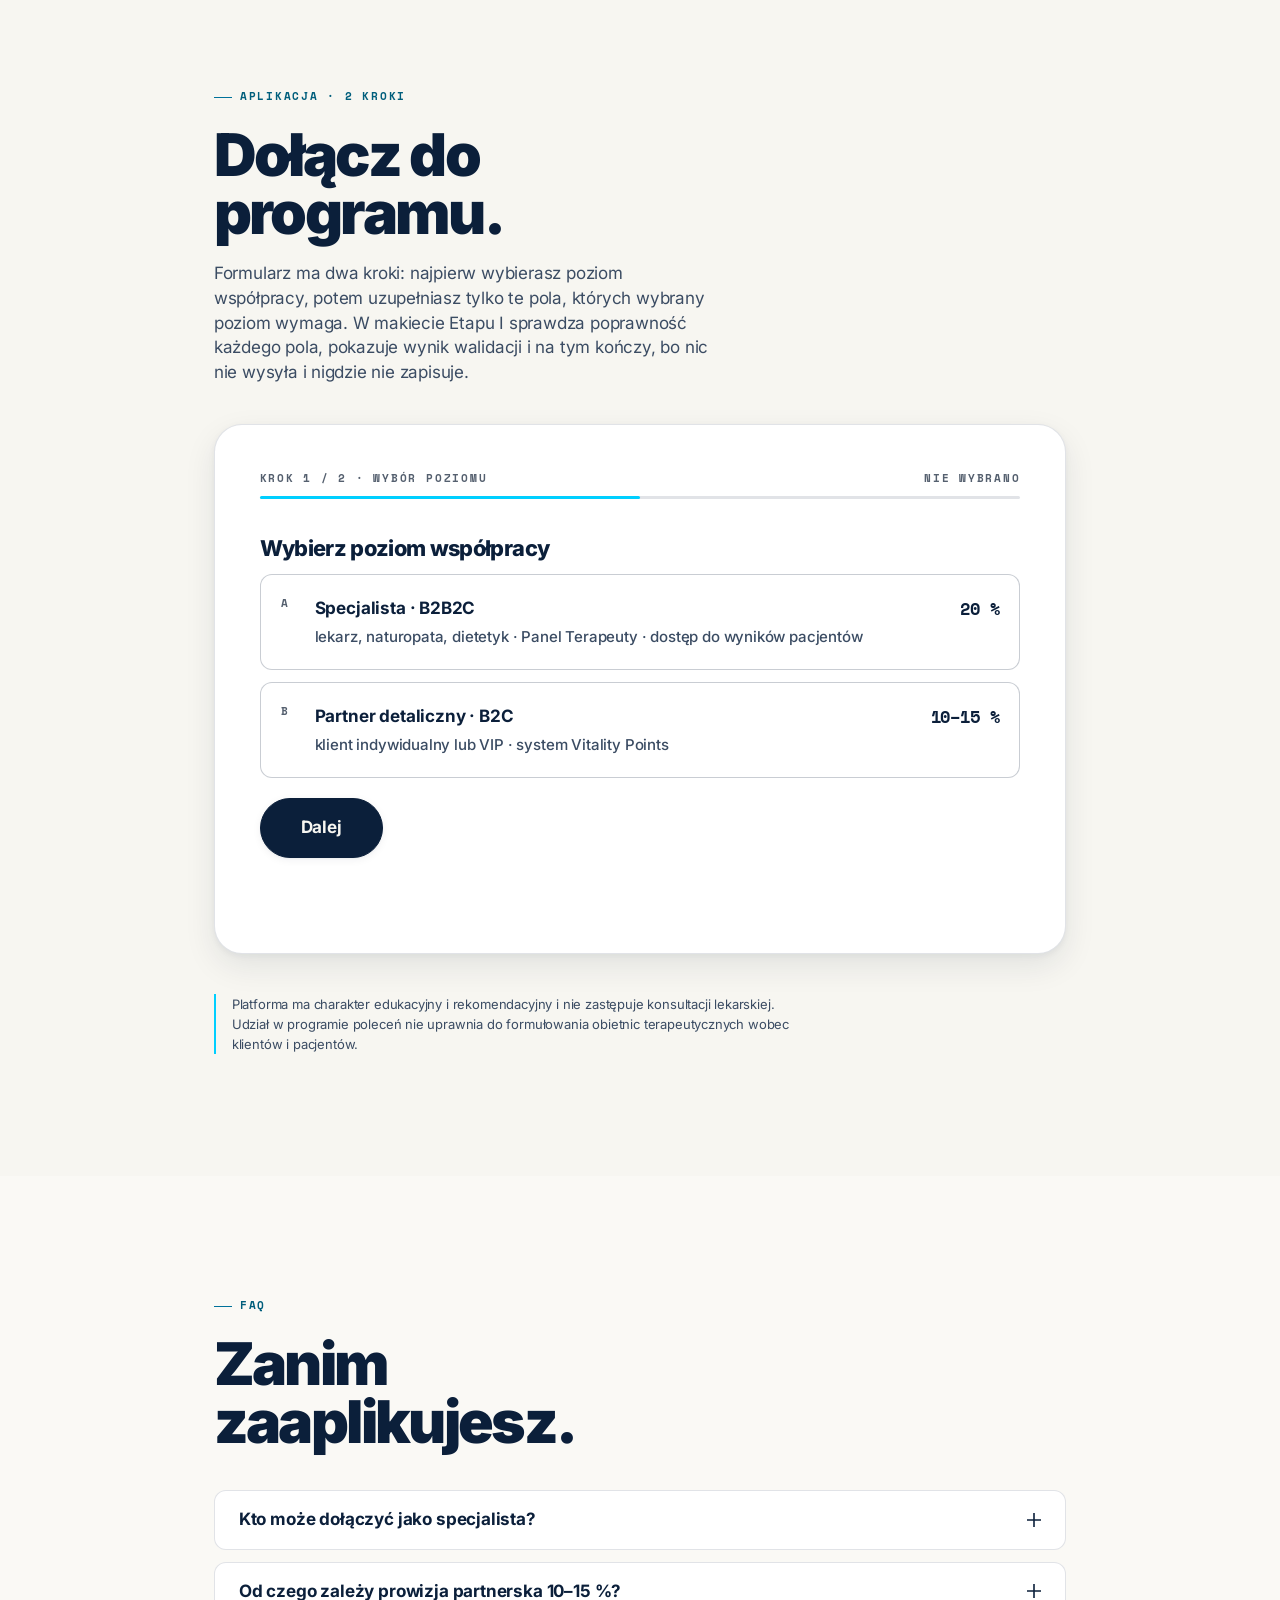
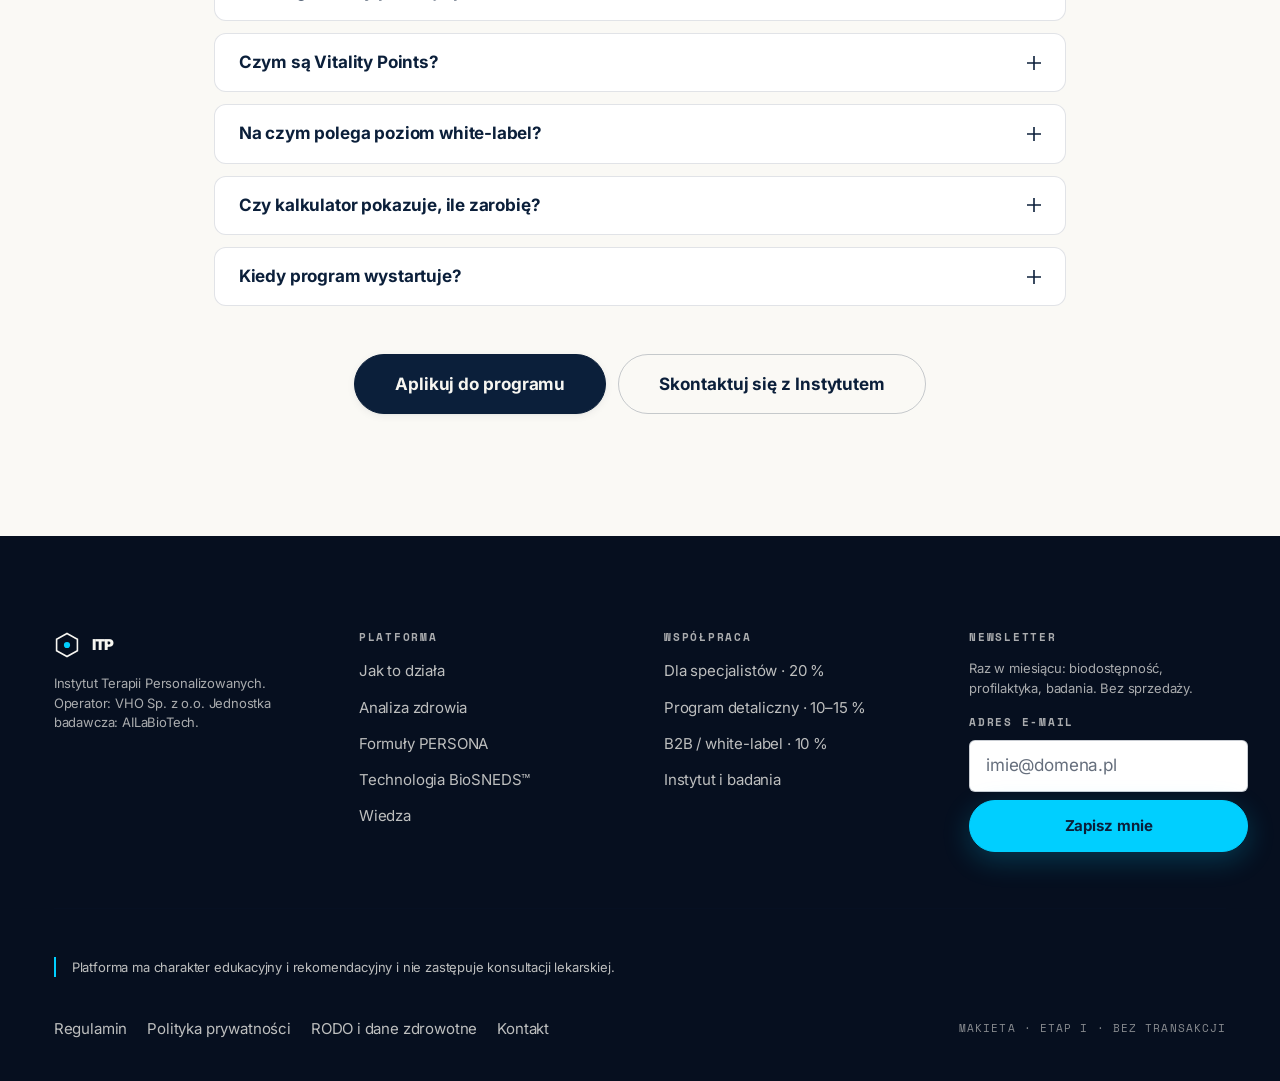
<file: mockups/affiliate.html>
<!doctype html>
<html lang="pl">
<head>
<meta charset="utf-8">
<meta name="viewport" content="width=device-width, initial-scale=1">
<title>Program poleceń · specjaliści, partnerzy, white-label | ITP</title>
<meta name="description" content="Trzy poziomy współpracy z Instytutem Terapii Personalizowanych: specjaliści (20 % prowizji, Panel Terapeuty), partnerzy detaliczni (10–15 %, Vitality Points) oraz B2B / white-label (10 % od cennika Verdant Nature).">
<link rel="stylesheet" href="../styles/tokens.css">
<style>
/* ======================================================================
   affiliate.html — page-specific layer only. Tokens and components come
   from ../styles/tokens.css; nothing below redefines them.
   ==================================================================== */

/* `hidden` must always win over component display rules below. */
[hidden] { display: none !important; }

/* ------------------------------------------------------------- HERO */
.aff-hero { padding-block: clamp(72px, 8.5vw, 120px) clamp(56px, 7vw, 104px); }
.aff-hero__grid {
  display: grid; gap: clamp(40px, 5vw, 88px);
  grid-template-columns: minmax(0, 7fr) minmax(0, 5fr);
  align-items: center;
}
@media (max-width: 1080px) {
  .aff-hero__grid { grid-template-columns: minmax(0, 1fr); align-items: start; }
}
.aff-hero__title { font-size: clamp(2.85rem, 4.75vw, 4.25rem); }
.aff-hero__lead { max-width: 58ch; }
.aff-hero__micro { margin-top: var(--sp-6); }
.aff-hero .stat-row { margin-top: clamp(44px, 5.5vw, 72px); }

/* Earnings ticket — the fold's second object. Same illustration framing as
   the calculator: documented inputs only (179 zł/szt. · 20 %), no promises. */
.ticket {
  width: 100%; max-width: 440px;
  background: var(--ivory-white); border: 1px solid var(--line);
  border-radius: var(--r-lg); box-shadow: var(--sh-3);
}
.ticket__bar {
  display: flex; align-items: center; justify-content: space-between; gap: var(--sp-3);
  padding: var(--sp-4) var(--sp-5);
  border-bottom: 1px solid var(--line);
}
.ticket__tag {
  font-family: var(--font-mono); font-size: var(--t-micro); font-weight: var(--w-bold);
  letter-spacing: var(--ls-mono); text-transform: uppercase; color: var(--ink-muted);
}
.ticket__tag--ill { color: var(--cyan-ink); text-align: right; }
.ticket__rows { padding-inline: var(--sp-5); }
.ticket__row {
  display: flex; align-items: baseline; justify-content: space-between; gap: var(--sp-4);
  padding-block: var(--sp-4);
  border-bottom: 1px solid var(--line);
}
.ticket__row:last-child { border-bottom: 0; }
.ticket__row > span:first-child { font-size: var(--t-body-sm); color: var(--ink-2); }
.ticket__row .mono { font-weight: var(--w-bold); font-feature-settings: 'tnum' 1; white-space: nowrap; }
.ticket__total {
  display: grid; gap: var(--sp-3);
  padding: var(--sp-5);
  border-top: 1px dashed var(--line-strong);
}
.ticket__eq {
  font-family: var(--font-mono); font-size: var(--t-micro); font-weight: var(--w-bold);
  letter-spacing: var(--ls-mono-wide); text-transform: uppercase; color: var(--cyan-ink);
}
.ticket__sum {
  font-family: var(--font-mono); font-weight: var(--w-bold);
  font-feature-settings: 'tnum' 1; letter-spacing: -.04em; line-height: 1;
  font-size: clamp(2.1rem, 3.1vw, 2.8rem); color: var(--ink);
}
.ticket__sum small {
  font-size: var(--t-body-sm); font-weight: var(--w-bold);
  letter-spacing: 0; color: var(--ink-muted); margin-left: var(--sp-2);
}
.ticket__foot {
  display: flex; align-items: baseline; justify-content: space-between; gap: var(--sp-4);
  padding: var(--sp-4) var(--sp-5) var(--sp-5);
  border-top: 1px solid var(--line);
}
.ticket__foot .t-caption { max-width: 30ch; }
.ticket__foot .link { white-space: nowrap; font-size: var(--t-body-sm); }

/* --------------------------------------------------- TIER CHAPTERS */
.tier-grid {
  display: grid; gap: clamp(40px, 5vw, 80px);
  grid-template-columns: minmax(0, 5fr) minmax(0, 7fr);
  align-items: start;
}
.tier-grid--flip { grid-template-columns: minmax(0, 7fr) minmax(0, 5fr); }
.tier-grid--flip > .tier-copy { order: 2; }
@media (max-width: 960px) {
  .tier-grid, .tier-grid--flip { grid-template-columns: minmax(0, 1fr); }
  .tier-grid--flip > .tier-copy { order: 0; }
}
.tier-copy { display: grid; gap: var(--sp-6); }

/* The commission numeral — the loudest object in each chapter. Always mono. */
.commission {
  font-family: var(--font-mono);
  font-weight: var(--w-bold);
  font-feature-settings: 'tnum' 1;
  letter-spacing: -.05em;
  line-height: .9;
  font-size: clamp(4.4rem, 10vw, 8.6rem);
  color: var(--cyan);
}
.commission--quiet {
  font-size: clamp(2.9rem, 6vw, 5rem);
  color: var(--navy-900);
}
.commission__label {
  font-family: var(--font-mono); font-size: var(--t-micro);
  font-weight: var(--w-bold); letter-spacing: var(--ls-mono-wide);
  text-transform: uppercase; color: var(--ink-muted);
  margin-top: var(--sp-3);
}
.section--navy .commission__label,
.navy .commission__label { color: var(--on-navy-muted); }

/* Hairline benefit rows (FH stat-row voice, applied to features) */
.bene-list { display: grid; }
.bene {
  display: grid; grid-template-columns: minmax(0, 1fr) auto;
  gap: var(--sp-1) var(--sp-6);
  padding-block: var(--sp-5);
  border-top: 1px solid var(--line-navy);
}
.section--ivory .bene, .section--bright .bene { border-top-color: var(--line); }
.bene h3 { font-size: var(--t-body); font-weight: var(--w-bold); letter-spacing: var(--ls-body); }
.bene p { grid-column: 1; color: var(--on-navy-soft); font-size: var(--t-body-sm); line-height: 1.55; }
.section--ivory .bene p, .section--bright .bene p { color: var(--ink-2); }
.bene__tag {
  font-family: var(--font-mono); font-size: var(--t-micro); font-weight: var(--w-bold);
  letter-spacing: var(--ls-mono); text-transform: uppercase; color: var(--cyan-soft);
  align-self: start; white-space: nowrap;
}
.section--ivory .bene__tag, .section--bright .bene__tag { color: var(--cyan-ink); }

/* ------------------------------------- PANEL TERAPEUTY — UI ARTEFACT */
.pt {
  background: var(--navy-950);
  border: 1px solid var(--line-navy);
  border-radius: var(--r-lg);
  box-shadow: var(--sh-4);
  overflow: hidden;
  font-size: var(--t-caption);
}
.pt__bar {
  display: flex; align-items: center; gap: var(--sp-4);
  padding: var(--sp-3) var(--sp-5);
  border-bottom: 1px solid var(--line-navy);
}
.pt__dots { display: flex; gap: 6px; }
.pt__dots span { width: 8px; height: 8px; border-radius: 50%; background: var(--line-navy-hi); }
.pt__title {
  font-family: var(--font-mono); font-size: var(--t-micro); font-weight: var(--w-bold);
  letter-spacing: var(--ls-mono-wide); text-transform: uppercase; color: var(--on-navy-muted);
}
.pt__body { display: grid; grid-template-columns: 200px minmax(0, 1fr); }
@media (max-width: 700px) { .pt__body { grid-template-columns: minmax(0, 1fr); } }

.pt__list { border-right: 1px solid var(--line-navy); }
@media (max-width: 700px) {
  .pt__list { border-right: 0; border-bottom: 1px solid var(--line-navy);
              display: grid; grid-template-columns: 1fr 1fr; }
}
.pt__row {
  display: flex; align-items: center; gap: var(--sp-3);
  padding: var(--sp-3) var(--sp-4);
  border-bottom: 1px solid var(--line-navy);
  color: var(--on-navy-soft);
}
.pt__list .pt__row:last-child { border-bottom: 0; }
@media (max-width: 700px) { .pt__list .pt__row:nth-last-child(2) { border-bottom: 0; } }
.pt__row.is-active {
  background: rgba(0, 207, 255, .07);
  box-shadow: inset 2px 0 0 var(--cyan);
  color: var(--on-navy);
}
.pt__row .hex { --hex-size: 30px; flex: none; }
.pt__row .hex b {
  font-family: var(--font-mono); font-size: var(--t-micro); font-weight: var(--w-bold);
  letter-spacing: 0;
}
.pt__who { display: grid; gap: 1px; min-width: 0; }
.pt__who b { font-size: var(--t-caption); font-weight: var(--w-semi); white-space: nowrap; }
.pt__who span {
  font-family: var(--font-mono); font-size: var(--t-micro); letter-spacing: var(--ls-mono);
  text-transform: uppercase; color: var(--on-navy-muted); white-space: nowrap;
}

.pt__detail { padding: var(--sp-5) var(--sp-4); display: grid; gap: var(--sp-5); }
.pt__head { display: flex; flex-wrap: wrap; align-items: baseline; gap: var(--sp-2) var(--sp-4); }
.pt__head b { font-size: var(--t-body-sm); font-weight: var(--w-bold); color: var(--on-navy); }
.pt__head .mono {
  font-size: var(--t-micro); letter-spacing: var(--ls-mono); text-transform: uppercase;
  color: var(--on-navy-muted);
}
.pt__profile {
  display: grid; grid-template-columns: repeat(6, minmax(0, 1fr));
  gap: var(--sp-2) var(--sp-1);
}
@media (min-width: 960px) and (max-width: 1200px) {
  .pt__profile { grid-template-columns: repeat(3, minmax(0, 1fr)); }
}
@media (max-width: 460px) { .pt__profile { grid-template-columns: repeat(3, minmax(0, 1fr)); } }
.pt__cell { display: grid; justify-items: center; gap: var(--sp-2); }
.pt__cell .hex { --hex-size: 46px; --hex-fill: var(--navy-800); color: var(--on-navy); }
.pt__cell .hex.is-hi { --hex-fill: var(--cyan); color: var(--navy-950); }
.pt__cell .hex b { font-family: var(--font-mono); font-size: var(--t-micro); font-weight: var(--w-bold); }
.pt__cell span {
  font-family: var(--font-mono); font-size: var(--t-micro); letter-spacing: 0;
  text-transform: uppercase; color: var(--on-navy-muted); text-align: center;
}
.pt__proto { display: grid; border-top: 1px solid var(--line-navy); }
.pt__proto-row {
  display: flex; align-items: center; gap: var(--sp-3);
  padding: var(--sp-3) 0; border-bottom: 1px solid var(--line-navy);
}
.pt__dot { width: 9px; height: 9px; border-radius: 50%; flex: none; }
.pt__proto-row b { font-size: var(--t-caption); font-weight: var(--w-semi); color: var(--on-navy); }
.pt__proto-row .mono {
  margin-left: auto; font-size: var(--t-micro); letter-spacing: var(--ls-mono);
  text-transform: uppercase; color: var(--on-navy-muted); white-space: nowrap;
}
.pt__readout {
  font-family: var(--font-mono); font-size: var(--t-micro); line-height: 1.75;
  letter-spacing: .04em; color: var(--on-navy-soft);
}
.pt__readout b { color: var(--cyan-soft); font-weight: var(--w-bold); }
.pt__note {
  display: flex; align-items: center; gap: var(--sp-3);
  padding: var(--sp-3) var(--sp-5);
  border-top: 1px solid var(--line-navy);
  font-family: var(--font-mono); font-size: var(--t-micro); font-weight: var(--w-bold);
  letter-spacing: var(--ls-mono); text-transform: uppercase; color: var(--on-navy-muted);
}
.pt__note::before { content: ''; width: 7px; height: 7px; border-radius: 50%;
                    background: var(--warn); flex: none; }

/* -------------------------------------- VITALITY POINTS — ARTEFACT */
.vp {
  background: var(--ivory-white);
  border: 1px solid var(--line);
  border-radius: var(--r-lg);
  box-shadow: var(--sh-3);
  overflow: hidden;
}
.vp__bar {
  display: flex; align-items: center; justify-content: space-between; gap: var(--sp-3);
  padding: var(--sp-4) var(--sp-5);
  border-bottom: 1px solid var(--line);
}
.vp__ledger { display: grid; padding: var(--sp-2) var(--sp-5); }
.vp__row {
  display: grid; grid-template-columns: minmax(0, 1fr) auto;
  align-items: baseline; gap: var(--sp-4);
  padding-block: var(--sp-4);
  border-bottom: 1px solid var(--line);
}
.vp__row:last-child { border-bottom: 0; }
.vp__row > span { font-size: var(--t-body-sm); color: var(--ink-2); }
.vp__row > span small { display: block; font-size: var(--t-caption); color: var(--ink-muted); }
.vp__pts {
  font-family: var(--font-mono); font-weight: var(--w-bold);
  font-feature-settings: 'tnum' 1; font-size: var(--t-body); color: var(--ink);
  white-space: nowrap;
}
.vp__pts--gain { color: var(--ok); }
.vp__exchange {
  background: var(--cyan-wash); border-top: 1px solid var(--line-cyan);
  padding: var(--sp-4) var(--sp-5);
  display: grid; grid-template-columns: minmax(0, 1fr) auto;
  align-items: center; gap: var(--sp-4);
}
.vp__exchange b { font-size: var(--t-body-sm); }
.vp__foot { padding: var(--sp-3) var(--sp-5) var(--sp-4); }

/* ------------------------------------------------ COMPARISON TABLE */
.table-scroll { overflow-x: auto; -webkit-overflow-scrolling: touch; }
.table-scroll .params { min-width: 720px; }
.table-scroll--calc .params { min-width: 520px; }
.scroll-hint {
  display: none;
  font-family: var(--font-mono); font-size: var(--t-micro); font-weight: var(--w-bold);
  letter-spacing: var(--ls-mono-wide); text-transform: uppercase; color: var(--ink-muted);
  margin-bottom: var(--sp-3);
}
@media (max-width: 760px) { .scroll-hint { display: block; } }
.params .th-lead { color: var(--ink-muted); font-weight: var(--w-regular); }

/* Emphasis spine — the Specjaliści column carries the verdict (the FH
   accent-column device, in our deep colour). Sculpted like an object, not a
   flush stripe: the head overhangs the table's top edge with a rounded cap
   carrying the ITP mark, and the last cell closes with a rounded foot over a
   soft drop shadow. Rows breathe at sp-5. */
/* The scroll box carries 44px below the table so the foot shadow is not
   clipped; the section's bottom padding gives those 44px back, keeping the
   measured ~154px table -> #kalkulator clearance of round 2. */
#porownanie { padding-block: clamp(56px, 7vw, 104px) clamp(52px, 12vw, 124px); }
#porownanie .table-scroll { padding-block: 18px 44px; }
.params--spine { border-collapse: separate; border-spacing: 0; }
.params--spine th, .params--spine td { padding-block: var(--sp-5); }
.params--spine tbody th, .params--spine tbody td { font-size: var(--t-body); }
.params--spine thead th:nth-child(2),
.params--spine tbody td:nth-child(2) {
  background: var(--navy-900);
  border-bottom-color: var(--line-navy);
  padding-inline: var(--sp-5);
}
.params--spine tbody td:nth-child(2) { color: var(--on-navy); }
.params--spine thead th:nth-child(2) { color: var(--cyan-soft); position: relative; }
/* 18px overhang above the table's top edge, rounded like the FH brand cap */
.params--spine thead th:nth-child(2)::before {
  content: ''; position: absolute; left: 0; right: 0;
  top: -18px; height: calc(18px + var(--r-md));
  background: var(--navy-900);
  border-radius: var(--r-md) var(--r-md) 0 0;
}
.params--spine tbody tr:last-child td:nth-child(2) {
  border-bottom: 0;
  border-radius: 0 0 var(--r-md) var(--r-md);
  box-shadow: 0 26px 40px -22px rgba(6, 15, 31, .5);
}
.params--spine td.mono:nth-child(2) { color: var(--cyan); }
.params--spine td:nth-child(2) .link:hover { border-color: var(--ivory); }
.spine-head { display: inline-flex; align-items: center; gap: var(--sp-3); }
.spine-head svg { flex: none; }
.verdict-none { display: inline-flex; vertical-align: middle; }

/* ------------------------------------------------------ CALCULATOR */
.calc {
  background: var(--ivory-white); border: 1px solid var(--line);
  border-radius: var(--r-xl); box-shadow: var(--sh-3);
  padding: clamp(24px, 3.5vw, 48px);
  display: grid; gap: var(--sp-7);
}
.calc__top {
  display: grid; gap: var(--sp-7);
  grid-template-columns: minmax(0, 1fr) auto;
  align-items: end;
}
@media (max-width: 760px) { .calc__top { grid-template-columns: minmax(0, 1fr); } }
.calc__slider { display: grid; gap: var(--sp-3); }
.calc__val {
  font-family: var(--font-mono); font-weight: var(--w-bold);
  font-feature-settings: 'tnum' 1; font-size: var(--t-body);
}
.calc__big { text-align: right; }
@media (max-width: 760px) { .calc__big { text-align: left; } }
.calc__big output {
  display: block;
  font-family: var(--font-mono); font-weight: var(--w-bold);
  font-feature-settings: 'tnum' 1; letter-spacing: -.04em; line-height: 1;
  font-size: clamp(2.4rem, 5vw, 4rem); color: var(--ink);
}

input[type='range'] {
  -webkit-appearance: none; appearance: none;
  width: 100%; height: 28px; background: transparent; cursor: pointer; padding: 0;
}
input[type='range']::-webkit-slider-runnable-track {
  height: 3px; background: var(--line-strong); border-radius: var(--r-pill);
}
input[type='range']::-webkit-slider-thumb {
  -webkit-appearance: none; appearance: none;
  width: 22px; height: 22px; margin-top: -9.5px; border: 0; border-radius: 50%;
  background: var(--navy-900); box-shadow: 0 0 0 4px var(--cyan-glow);
}
input[type='range']::-moz-range-track {
  height: 3px; background: var(--line-strong); border-radius: var(--r-pill);
}
input[type='range']::-moz-range-thumb {
  width: 22px; height: 22px; border: 0; border-radius: 50%;
  background: var(--navy-900); box-shadow: 0 0 0 4px var(--cyan-glow);
}
input[type='range']:focus-visible { outline: none; }
input[type='range']:focus-visible::-webkit-slider-thumb { box-shadow: var(--ring); }
input[type='range']:focus-visible::-moz-range-thumb { box-shadow: var(--ring); }

/* ------------------------------------------------------------ FORM */
.aff-form {
  background: var(--ivory-white); border: 1px solid var(--line);
  border-radius: var(--r-xl); box-shadow: var(--sh-3);
  padding: clamp(24px, 3.5vw, 48px);
  display: grid; gap: var(--sp-7);
}
.aff-form fieldset { border: 0; padding: 0; margin: 0; display: grid; gap: var(--sp-5); }
.aff-form legend {
  padding: 0; margin-bottom: var(--sp-2);
  font-size: var(--t-display-4); font-weight: var(--w-extra); letter-spacing: var(--ls-head);
}
.tier-pick { display: grid; gap: var(--sp-3); }
.option--tier { align-items: flex-start; padding: var(--sp-5); position: relative; }
.option--tier input { position: absolute; opacity: 0; pointer-events: none; }
.option--tier:has(input:checked) {
  border-color: var(--cyan-deep); background: var(--cyan-wash);
  box-shadow: inset 0 0 0 1px var(--cyan-deep);
}
.option--tier:has(input:focus-visible) { box-shadow: var(--ring); }
.option--tier .option__body { display: grid; gap: 2px; min-width: 0; }
.option--tier .option__body b { font-size: var(--t-body); font-weight: var(--w-bold); }
.option--tier .option__body span { font-size: var(--t-body-sm); color: var(--ink-2); }
.option--tier .option__rate {
  margin-left: auto; font-family: var(--font-mono); font-weight: var(--w-bold);
  font-feature-settings: 'tnum' 1; font-size: var(--t-lead); white-space: nowrap;
}
.grid-fields { display: grid; gap: var(--sp-5); grid-template-columns: repeat(2, minmax(0, 1fr)); }
.grid-fields .span-2 { grid-column: 1 / -1; }
@media (max-width: 640px) { .grid-fields { grid-template-columns: minmax(0, 1fr); } }
textarea.input { min-height: 128px; padding-block: var(--sp-3); resize: vertical; line-height: 1.5; }
select.input {
  -webkit-appearance: none; appearance: none;
  background-image: url("data:image/svg+xml,%3Csvg xmlns='http://www.w3.org/2000/svg' width='12' height='8' fill='none'%3E%3Cpath d='M1 1.5 6 6.5 11 1.5' stroke='%230B1F3A' stroke-width='1.6'/%3E%3C/svg%3E");
  background-repeat: no-repeat; background-position: right var(--sp-4) center;
  padding-right: var(--sp-8);
}
.field__err { margin: 0; font-size: var(--t-caption); font-weight: var(--w-semi); color: var(--alert); }
.input[aria-invalid='true'] { border-color: var(--alert); }
.consent { display: flex; gap: var(--sp-3); align-items: flex-start; }
.consent input {
  width: 20px; height: 20px; margin-top: 2px; flex: none;
  accent-color: var(--navy-900); cursor: pointer;
}
.consent input:focus-visible { outline: none; box-shadow: var(--ring); border-radius: 4px; }
.consent span { font-size: var(--t-caption); color: var(--ink-2); line-height: 1.55; }
.form-status { min-height: 1.2em; font-size: var(--t-body-sm); font-weight: var(--w-semi); }
.form-status.is-err { color: var(--alert); }
.form-status.is-ok { color: var(--ok); }

.aff-success {
  background: var(--navy-900); color: var(--on-navy);
  border-radius: var(--r-xl); box-shadow: var(--sh-4);
  padding: clamp(32px, 4.5vw, 64px);
  display: grid; justify-items: start; gap: var(--sp-5);
}
.aff-success .hex { --hex-size: 64px; }
.aff-success h3 { font-size: var(--t-display-3); font-weight: var(--w-extra);
                  letter-spacing: var(--ls-head); color: var(--on-navy); }
.aff-success p { color: var(--on-navy-soft); max-width: 56ch; }

/* ------------------------------------------------------------- FAQ */
.faq { display: grid; gap: var(--sp-3); }
.faq__item { background: var(--ivory-white); border: 1px solid var(--line); border-radius: var(--r-md); }
.faq__q { margin: 0; }
.faq__q button {
  display: flex; align-items: center; justify-content: space-between; gap: var(--sp-5);
  width: 100%; padding: var(--sp-5) var(--sp-6);
  background: none; border: 0; cursor: pointer; text-align: left;
  font-size: var(--t-body); font-weight: var(--w-bold); letter-spacing: var(--ls-body);
  color: var(--ink); border-radius: var(--r-md);
}
.faq__q svg { flex: none; transition: transform var(--dur-2) var(--ease); }
.faq__q button[aria-expanded='true'] svg { transform: rotate(45deg); }
.faq__a { padding: 0 var(--sp-6) var(--sp-5); }
.faq__a p { font-size: var(--t-body-sm); line-height: 1.6; color: var(--ink-2); max-width: 68ch; }

/* --------------------------------------------------- WHITE-LABEL */
.wl {
  display: grid; gap: var(--sp-7);
  grid-template-columns: minmax(0, 7fr) minmax(0, 5fr);
  align-items: center;
}
@media (max-width: 860px) { .wl { grid-template-columns: minmax(0, 1fr); } }
.wl__meta { display: grid; gap: var(--sp-4); justify-items: start; }

/* B2B price-list excerpt — visibly schematic. The brief documents the rate
   (10 %) and the source (cennik B2B Verdant Nature), not the list prices, so
   the price column renders as hatched placeholder blocks — never invented
   sums. Mono throughout: this is a document artefact, not a promo card. */
.wl-doc {
  margin: 0; width: 100%; max-width: 380px;
  background: var(--ivory-white); border: 1px solid var(--line);
  border-radius: var(--r-md); box-shadow: var(--sh-2);
  overflow: hidden;
  font-family: var(--font-mono); font-size: var(--t-micro);
}
.wl-doc__bar {
  display: flex; justify-content: space-between; gap: var(--sp-3);
  padding: var(--sp-3) var(--sp-4);
  border-bottom: 1px solid var(--line);
  font-weight: var(--w-bold); letter-spacing: var(--ls-mono);
  text-transform: uppercase;
}
.wl-doc__bar span:last-child { color: var(--ink-muted); }
.wl-doc__row {
  display: flex; align-items: center; justify-content: space-between; gap: var(--sp-4);
  padding: var(--sp-3) var(--sp-4);
  border-bottom: 1px solid var(--line);
  letter-spacing: .02em; color: var(--ink-2);
}
.wl-doc__redact {
  width: 64px; height: 12px; border-radius: 3px; flex: none;
  border: 1px solid var(--line-strong);
  background: repeating-linear-gradient(-45deg,
    var(--line-strong) 0 2px, transparent 2px 5px);
}
.wl-doc__row--hi {
  background: var(--cyan-wash); border-bottom-color: var(--line-cyan);
  color: var(--cyan-ink); font-weight: var(--w-bold);
}
.wl-doc__foot {
  padding: var(--sp-3) var(--sp-4);
  color: var(--ink-muted); letter-spacing: .02em; line-height: 1.6;
}
</style>
</head>
<body>

<a class="skip-link" href="#main">Przejdź do treści</a>

<div class="trustbar">
  <div class="trustbar__inner">
    <span>Rekomendacje zatwierdzane przez <b>specjalistę</b></span>
    <span class="trustbar__dot" aria-hidden="true">·</span>
    <span>Technologia <b>BioSNEDS™</b></span>
    <span class="trustbar__dot" aria-hidden="true">·</span>
    <span>Wysyłka w <b>24–48 h</b></span>
  </div>
</div>

<header class="sitehead">
  <div class="wrap">
    <div class="sitehead__bar">
      <a class="sitehead__brand" href="hero.html">
        <svg width="26" height="26" viewBox="0 0 26 26" fill="none" aria-hidden="true">
          <path d="M13 1.5 23.4 7.25v11.5L13 24.5 2.6 18.75V7.25L13 1.5Z"
                stroke="#0B1F3A" stroke-width="1.6"/>
          <circle cx="13" cy="13" r="3.1" fill="#00CFFF"/>
        </svg>
        ITP
      </a>
      <nav class="sitehead__nav" aria-label="Główna nawigacja">
        <a href="hero.html#jak-to-dziala">Jak to działa</a>
        <a href="product.html">PERSONA</a>
        <a href="biosneds.html">BioSNEDS™</a>
        <a href="blog.html">Wiedza</a>
        <a href="affiliate.html" aria-current="page">Program poleceń</a>
      </nav>
      <div class="sitehead__actions">
        <a class="btn btn--ghost btn--sm btn--nav-hide" href="hero.html#instytut">Instytut</a>
        <a class="btn btn--primary btn--sm" href="quiz.html">Rozpocznij analizę</a>
      </div>
      <button class="menu-toggle" type="button"
              data-itp-menu-toggle
              aria-expanded="false"
              aria-controls="itp-menu-panel"
              aria-label="Otwórz menu"
              data-label-open="Otwórz menu"
              data-label-close="Zamknij menu">
        <svg width="18" height="12" viewBox="0 0 18 12" aria-hidden="true">
          <path d="M0 1h18M0 6h18M0 11h18" stroke="#0B1F3A" stroke-width="1.6"/>
        </svg>
      </button>
    </div>
    <div class="menu-panel" id="itp-menu-panel">
      <a href="hero.html#jak-to-dziala">Jak to działa</a>
      <a href="product.html">PERSONA</a>
      <a href="biosneds.html">BioSNEDS™</a>
      <a href="blog.html">Wiedza</a>
      <a href="affiliate.html" aria-current="page">Program poleceń</a>
      <a href="hero.html#instytut">Instytut</a>
      <a class="btn btn--primary btn--block" href="quiz.html">Rozpocznij analizę</a>
    </div>
  </div>
</header>

<main id="main">

  <!-- ============================================================ HERO -->
  <section class="aff-hero section--ivory">
    <div class="wrap">
      <div class="aff-hero__grid">
        <div>
          <p class="eyebrow">Program poleceń ITP</p>
          <h1 class="t-d1 aff-hero__title" style="max-width:18ch;margin-top:var(--sp-6)">
            Zaufanie skaluje się lepiej niż&nbsp;reklama.
          </h1>
          <p class="t-lead aff-hero__lead" style="margin-top:var(--sp-6)">
            Program poleceń ma trzy poziomy i każdy rozlicza inną pracę:
            lekarz, dietetyk i naturopata prowadzą pacjenta, klient
            indywidualny i VIP polecają produkt, a odbiorca B2B bierze
            nadwyżkę mocy produkcyjnych z laboratorium Verdant Nature.
            Na dwóch pierwszych poziomach polecasz cztery formuły PERSONA
            i zgłaszasz się formularzem na tej stronie.
          </p>
          <div class="btn-row aff-hero__micro">
            <a class="btn btn--primary btn--lg" href="#aplikuj">Aplikuj do programu</a>
            <a class="btn btn--ghost btn--lg" href="#kalkulator">Policz prowizję</a>
          </div>
          <p class="mono aff-hero__micro" style="font-size:var(--t-micro);letter-spacing:var(--ls-mono-wide);text-transform:uppercase;color:var(--ink-muted)">
            3 poziomy współpracy · Etap I · zgłoszenia poglądowe
          </p>
        </div>

        <!-- Earnings ticket — calculator framing at the fold. Inputs are the
             documented facts only: 179 zł/szt. (§ cennik) · 20 % (specjaliści). -->
        <div class="ticket" data-itp-reveal>
          <div class="ticket__bar">
            <span class="ticket__tag">Prowizja specjalisty</span>
            <span class="ticket__tag ticket__tag--ill">Ilustracja obliczeniowa</span>
          </div>
          <div class="ticket__rows">
            <div class="ticket__row">
              <span>Polecone produkty</span>
              <span class="mono">8&nbsp;szt.</span>
            </div>
            <div class="ticket__row">
              <span>Cena w planie personalizowanym</span>
              <span class="mono">179&nbsp;zł/szt.</span>
            </div>
            <div class="ticket__row">
              <span>Stawka poziomu specjalistycznego</span>
              <span class="mono">20&nbsp;%</span>
            </div>
          </div>
          <div class="ticket__total">
            <span class="ticket__eq">8 × 179&nbsp;zł × 20&nbsp;%</span>
            <span class="ticket__sum">286,40&nbsp;zł<small>/ mies.</small></span>
          </div>
          <div class="ticket__foot">
            <p class="t-caption">Przelicz własne założenia.</p>
            <a class="link" href="#kalkulator">Otwórz kalkulator</a>
          </div>
        </div>
      </div>
      <div class="stat-row" data-itp-reveal>
        <div class="stat">
          <span class="stat__num">20&nbsp;%</span>
          <span class="stat__label">Specjaliści · B2B2C · Panel Terapeuty</span>
        </div>
        <div class="stat">
          <span class="stat__num">10–15&nbsp;%</span>
          <span class="stat__label">Partnerzy detaliczni · B2C · Vitality Points</span>
        </div>
        <div class="stat">
          <span class="stat__num">10&nbsp;%</span>
          <span class="stat__label">B2B / white-label · cennik Verdant Nature</span>
        </div>
      </div>
    </div>
  </section>

  <!-- ============================================= 01 · SPECJALIŚCI -->
  <section class="section section--navy navy" id="specjalisci">
    <div class="wrap">
      <div class="tier-grid">
        <div class="tier-copy" data-itp-reveal>
          <p class="eyebrow">01 · Specjaliści · B2B2C</p>
          <h2 class="t-d2" style="max-width:14ch">Rekomendujesz z&nbsp;pełnym wglądem.</h2>
          <p class="t-lead">
            Panel Terapeuty otwiera listę Twoich pacjentów i po wybraniu
            nazwiska pokazuje ten sam profil sześciu obszarów obciążenia,
            który pacjent zobaczył po analizie, wraz z obszarem głównym
            i obszarem wspierającym. Profil powstaje z czterech bloków pytań.
            Z tego ekranu układasz protokół z formuł
            PERSONA, ustalasz porę przyjmowania każdej z nich i przy kolejnej
            wizycie wracasz do tego samego profilu, żeby porównać liczby.
          </p>
          <div>
            <div class="commission">20&nbsp;%</div>
            <p class="commission__label">Prowizja · poziom specjalistyczny</p>
          </div>
          <div class="bene-list">
            <div class="bene">
              <h3>Panel Terapeuty</h3>
              <span class="bene__tag">Etap III</span>
              <p>Wynik analizy, protokół i monitoring pacjenta w jednym widoku.</p>
            </div>
            <div class="bene">
              <h3>Dostęp do wyników pacjentów</h3>
              <span class="bene__tag">Profil obciążeń</span>
              <p>Energia, sen, stres, trawienie, koncentracja i odporność.</p>
            </div>
            <div class="bene">
              <h3>Człowiek w pętli</h3>
              <span class="bene__tag">Filar platformy</span>
              <p>Każdy plan zatwierdza realny specjalista.</p>
            </div>
          </div>
          <div class="btn-row">
            <a class="btn btn--primary btn--lg" href="#aplikuj" data-select-tier="spec">Aplikuj jako specjalista</a>
            <a class="btn btn--ghost" href="biosneds.html">Poznaj BioSNEDS™</a>
          </div>
        </div>

        <!-- Panel Terapeuty — static designed preview, Etap III scope -->
        <div data-itp-reveal>
          <div class="pt" role="img"
               aria-label="Statyczny podgląd Panelu Terapeuty: lista pacjentów, profil obciążeń w sześciu heksagonach i szkic protokołu.">
            <div class="pt__bar" aria-hidden="true">
              <span class="pt__dots"><span></span><span></span><span></span></span>
              <span class="pt__title">Panel Terapeuty · podgląd</span>
              <span class="pt__title" style="margin-left:auto;color:var(--cyan-soft)">v0.3</span>
            </div>
            <div class="pt__body" aria-hidden="true">
              <div class="pt__list">
                <div class="pt__row is-active">
                  <span class="hex hex--tech"><b>68</b></span>
                  <span class="pt__who"><b>A. Kowalska</b><span>Sen · 68%</span></span>
                </div>
                <div class="pt__row">
                  <span class="hex hex--navy"><b>54</b></span>
                  <span class="pt__who"><b>M. Wójcik</b><span>Energia · 54%</span></span>
                </div>
                <div class="pt__row">
                  <span class="hex hex--navy"><b>47</b></span>
                  <span class="pt__who"><b>J. Nowak</b><span>Stres · 47%</span></span>
                </div>
                <div class="pt__row">
                  <span class="hex hex--navy"><b>39</b></span>
                  <span class="pt__who"><b>K. Sowa</b><span>Trawienie · 39%</span></span>
                </div>
              </div>
              <div class="pt__detail">
                <div class="pt__head">
                  <b>A. Kowalska</b>
                  <span class="mono">Profil ITP-0412 · 12 pytań analizy</span>
                </div>
                <div class="pt__profile">
                  <div class="pt__cell"><span class="hex"><b>54%</b></span><span>Energia</span></div>
                  <div class="pt__cell"><span class="hex is-hi"><b>68%</b></span><span>Sen</span></div>
                  <div class="pt__cell"><span class="hex"><b>61%</b></span><span>Stres</span></div>
                  <div class="pt__cell"><span class="hex"><b>32%</b></span><span>Trawienie</span></div>
                  <div class="pt__cell"><span class="hex"><b>47%</b></span><span>Koncentr.</span></div>
                  <div class="pt__cell"><span class="hex"><b>41%</b></span><span>Odporność</span></div>
                </div>
                <div class="pt__proto">
                  <div class="pt__proto-row">
                    <span class="pt__dot" style="background:var(--f2-neuro)"></span>
                    <b>NeuroSynapse</b>
                    <span class="mono">1×/dzień · wieczorem</span>
                  </div>
                  <div class="pt__proto-row">
                    <span class="pt__dot" style="background:var(--f4-vital)"></span>
                    <b>VitalCore™</b>
                    <span class="mono">1×/dzień · rano</span>
                  </div>
                </div>
                <p class="pt__readout">
                  <b>NeuroSynapse</b> · ApigenSol™ 80 mg · ResveraSol™ 180 mg ·
                  MelaXorb™ 30 mg (~3 mg melatoniny)<br>
                  <b>VitalCore™</b> · CoQXorb™ 80 mg · OmegaSol DHA™ 260 mg ·
                  EllagiSol™ 100 mg
                </p>
              </div>
            </div>
            <p class="pt__note">Statyczny podgląd · zakres Etapu III wg roadmapy</p>
          </div>
        </div>
      </div>
    </div>
  </section>

  <!-- ======================================== 02 · PARTNERZY DETALICZNI -->
  <section class="section section--ivory" id="partnerzy">
    <div class="wrap">
      <div class="tier-grid tier-grid--flip">
        <div class="tier-copy" data-itp-reveal>
          <p class="eyebrow">02 · Partnerzy detaliczni · B2C</p>
          <h2 class="t-d2" style="max-width:15ch">Polecasz to, czego sam używasz.</h2>
          <p class="t-lead" style="max-width:52ch">
            Za każde zrealizowane polecenie dostajesz punkty na jedno konto
            Vitality Points i zbierają się na nim polecenia obu statusów,
            indywidualnego i VIP. Punkty nie mają wartości pieniężnej
            i wracają do Ciebie wyłącznie w produktach. Ta sama oferta
            obejmie wkrótce olejki CBD i grzyby funkcyjne.
          </p>
          <div>
            <div class="commission commission--quiet">10–15&nbsp;%</div>
            <p class="commission__label">Prowizja · zależnie od statusu klienta</p>
          </div>
          <div class="bene-list">
            <div class="bene">
              <h3>Klient indywidualny</h3>
              <span class="bene__tag mono">10&nbsp;%</span>
              <p>Status startowy. Nie potrzebujesz do niego zasięgu ani portfolio.</p>
            </div>
            <div class="bene">
              <h3>Klient VIP</h3>
              <span class="bene__tag mono">15&nbsp;%</span>
              <p>Wyższy status w programie i wyższa stawka prowizji.</p>
            </div>
            <div class="bene">
              <h3>System Vitality Points</h3>
              <span class="bene__tag">Wymiana na produkty</span>
              <p>Punkty zamieniasz na formuły PERSONA z cennika sklepu.</p>
            </div>
          </div>
          <div class="btn-row">
            <a class="btn btn--primary btn--lg" href="#aplikuj" data-select-tier="retail">Aplikuj jako partner</a>
            <a class="btn btn--ghost" href="product.html">Zobacz formuły PERSONA</a>
          </div>
        </div>

        <!-- Vitality Points — designed mechanic, explicitly illustrative -->
        <div data-itp-reveal>
          <div class="vp">
            <div class="vp__bar">
              <span class="field__label" style="color:var(--ink-muted)">Vitality Points · Twoje konto</span>
              <span class="chip chip--tech mono" style="font-size:var(--t-micro)">Mechanika poglądowa</span>
            </div>
            <div class="vp__ledger">
              <div class="vp__row">
                <span>Polecony zakup w sklepie otwartym
                  <small>1 produkt PERSONA · <span class="mono">249&nbsp;zł</span></small>
                </span>
                <span class="vp__pts vp__pts--gain">+30&nbsp;pkt</span>
              </div>
              <div class="vp__row">
                <span>Polecony plan personalizowany
                  <small>cena w zestawie · <span class="mono">179&nbsp;zł/szt.</span></small>
                </span>
                <span class="vp__pts vp__pts--gain">+20&nbsp;pkt&nbsp;/&nbsp;szt.</span>
              </div>
              <div class="vp__row">
                <span>Stan konta po 3 miesiącach polecania
                  <small>przykład ilustracyjny</small>
                </span>
                <span class="vp__pts">260&nbsp;pkt</span>
              </div>
            </div>
            <div class="vp__exchange">
              <b>Wymiana: <span class="mono">300&nbsp;pkt</span> → 1 produkt PERSONA</b>
              <span class="vp__pts mono">brakuje 40&nbsp;pkt</span>
            </div>
            <p class="t-caption vp__foot">
                Liczby punktowe są poglądowe. Przelicznik i próg wymiany
                ustali regulamin programu poleceń.
            </p>
          </div>
        </div>
      </div>
    </div>
  </section>

  <!-- ============================================ PORÓWNANIE POZIOMÓW -->
  <section class="section section--tight section--bright" id="porownanie">
    <div class="wrap">
      <div class="section-head" style="margin-bottom:var(--sp-8)">
        <p class="eyebrow">Porównanie</p>
        <h2 class="t-d3">Trzy poziomy, jedna zasada.</h2>
        <p class="t-lead">
          Najwyżej rozliczany jest poziom, na którym plan pacjenta układa
          i zatwierdza specjalista. Platforma nie jest systemem diagnozy
          medycznej, marketplace'em ani autonomicznym botem AI. Specjalista
          i monitoring to jeden z sześciu modułów ekosystemu ITP.
        </p>
      </div>
      <p class="scroll-hint" aria-hidden="true">Przewiń tabelę w bok →</p>
      <div class="table-scroll" data-itp-reveal>
        <table class="params params--spine">
          <thead>
            <tr>
              <th class="th-lead" scope="col">Poziom</th>
              <th scope="col">
                <span class="spine-head">
                  <svg width="20" height="20" viewBox="0 0 26 26" fill="none" aria-hidden="true">
                    <path d="M13 1.5 23.4 7.25v11.5L13 24.5 2.6 18.75V7.25L13 1.5Z"
                          stroke="#F7F6F1" stroke-opacity=".85" stroke-width="1.8"/>
                    <circle cx="13" cy="13" r="3.1" fill="#00CFFF"/>
                  </svg>
                  Specjaliści · B2B2C
                </span>
              </th>
              <th scope="col">Partnerzy · B2C</th>
              <th scope="col">White-label · B2B</th>
            </tr>
          </thead>
          <tbody>
            <tr>
              <th scope="row">Dla kogo</th>
              <td>lekarze, naturopaci, dietetycy</td>
              <td>klienci indywidualni i VIP</td>
              <td>odbiorcy nadwyżek produkcyjnych BioSNEDS™</td>
            </tr>
            <tr>
              <th scope="row">Prowizja</th>
              <td class="mono" style="font-weight:var(--w-bold)">20&nbsp;%</td>
              <td class="mono" style="font-weight:var(--w-bold)">10–15&nbsp;%</td>
              <td class="mono" style="font-weight:var(--w-bold)">10&nbsp;%</td>
            </tr>
            <tr>
              <th scope="row">Narzędzia</th>
              <td>Panel Terapeuty · dostęp do wyników pacjentów</td>
              <td>system Vitality Points</td>
              <td>cennik Verdant Nature</td>
            </tr>
            <tr>
              <th scope="row">Nagrody dodatkowe</th>
              <td>
                <svg class="verdict-none" width="22" height="22" viewBox="0 0 22 22"
                     fill="none" role="img" aria-label="Brak nagród dodatkowych">
                  <circle cx="11" cy="11" r="9.5" stroke="#F7F6F1" stroke-opacity=".38" stroke-width="1.5"/>
                  <path d="M6.75 11h8.5" stroke="#F7F6F1" stroke-width="1.6" stroke-linecap="round"/>
                </svg>
              </td>
              <td>wymiana punktów na produkty</td>
              <td>
                <svg class="verdict-none" width="22" height="22" viewBox="0 0 22 22"
                     fill="none" role="img" aria-label="Brak nagród dodatkowych">
                  <circle cx="11" cy="11" r="9.5" stroke="#0B1F3A" stroke-opacity=".26" stroke-width="1.5"/>
                  <path d="M6.75 11h8.5" stroke="#64748B" stroke-width="1.6" stroke-linecap="round"/>
                </svg>
              </td>
            </tr>
            <tr>
              <th scope="row">Ścieżka</th>
              <td><a class="link" href="#aplikuj">formularz · 2 kroki</a></td>
              <td><a class="link" href="#aplikuj">formularz · 2 kroki</a></td>
              <td><a class="link" href="hero.html#kontakt">kontakt z Instytutem</a></td>
            </tr>
          </tbody>
        </table>
      </div>
    </div>
  </section>

  <!-- ================================================== KALKULATOR -->
  <section class="section section--ivory" id="kalkulator">
    <div class="wrap wrap--mid">
      <div class="section-head" style="margin-bottom:var(--sp-8)">
        <p class="eyebrow">Ilustracja obliczeniowa</p>
        <h2 class="t-d2" style="max-width:16ch">Policz prowizję dla swojego&nbsp;poziomu.</h2>
        <p class="t-lead">
          Kalkulator mnoży stawkę Twojego poziomu przez liczbę poleceń
          ustawioną na suwaku i przez cenę jednego produktu PERSONA. Obie
          ceny z cennika ITP stoją w nagłówkach tabeli pod suwakiem.
        </p>
        <p class="t-lead">
          Niższą cenę w planie personalizowanym dostajesz w nagrodę za
          udostępnienie danych zdrowotnych. Płacisz ją w subskrypcji.
          Subskrypcja pozwala produkować zestawy just-in-time i nie
          magazynować gotowych opakowań; tę oszczędność dostajesz w cenie
          planu. W takim zestawie składniki działają razem i rozkładają
          obciążenie biologiczne. Sklep otwarty sprzedaje ten sam produkt
          bez planu i bez tych danych. Wysoka cena detaliczna chroni prestiż
          marki i zniechęca do przypadkowych zakupów.
        </p>
      </div>

      <div class="calc" data-itp-reveal>
        <div class="calc__top">
          <div class="calc__slider">
            <label class="field__label" for="calc-n">Polecone produkty miesięcznie</label>
            <input type="range" id="calc-n" min="1" max="40" step="1" value="8"
                   aria-describedby="calc-note">
            <div class="progress__meta" aria-hidden="true">
              <span>1 szt.</span><span>40 szt.</span>
            </div>
          </div>
          <div class="calc__big">
            <span class="field__label">Specjalista · 20&nbsp;% · plan 179&nbsp;zł/szt.</span>
            <output id="calc-big" for="calc-n">286,40&nbsp;zł</output>
            <span class="calc__val" id="calc-count" aria-live="polite">8 szt. / mies.</span>
          </div>
        </div>

        <p class="scroll-hint" aria-hidden="true">Przewiń tabelę w bok →</p>
        <div class="table-scroll table-scroll--calc">
        <table class="params">
          <thead>
            <tr>
              <th class="th-lead" scope="col">Poziom · stawka</th>
              <th scope="col" style="text-align:right">Plan · 179&nbsp;zł/szt.</th>
              <th scope="col" style="text-align:right">Sklep otwarty · 249&nbsp;zł</th>
            </tr>
          </thead>
          <tbody>
            <tr>
              <th scope="row">Specjalista · <span class="mono">20&nbsp;%</span></th>
              <td class="num" id="c-s-179"></td>
              <td class="num" id="c-s-249"></td>
            </tr>
            <tr>
              <th scope="row">Partner indywidualny · <span class="mono">10&nbsp;%</span></th>
              <td class="num" id="c-p-179"></td>
              <td class="num" id="c-p-249"></td>
            </tr>
            <tr>
              <th scope="row">Partner VIP · <span class="mono">15&nbsp;%</span></th>
              <td class="num" id="c-v-179"></td>
              <td class="num" id="c-v-249"></td>
            </tr>
          </tbody>
        </table>
        </div>

        <p class="t-caption" id="calc-note">
          Stawkę swojego poziomu czytasz z wiersza tabeli, cenę produktu
          z kolumny. Nie jest to obietnica zarobku ani prognoza sprzedaży.
          White-label zostaje poza tą ilustracją. Ten poziom rozlicza się od
          cennika B2B Verdant Nature ze stawką
          <span class="mono">10&nbsp;%</span>.
        </p>
      </div>
    </div>
  </section>

  <!-- ============================================ 03 · WHITE-LABEL -->
  <section class="section section--tight section--sunk" id="white-label">
    <div class="wrap">
      <div class="wl" data-itp-reveal>
        <div style="display:grid;gap:var(--sp-5)">
          <p class="eyebrow">03 · B2B / white-label</p>
          <h2 class="t-d3" style="max-width:20ch">Moce produkcyjne BioSNEDS™ pod Twoją marką.</h2>
          <p class="t-lead" style="max-width:52ch">
            Laboratorium Verdant Nature wytwarza formuły BioSNEDS™ partiami,
            więc część mocy produkcyjnych zostaje wolna. Nadwyżkę odbierasz
            pod własną nazwą i własnym opakowaniem, sprzedajesz ją własnym
            kanałem, i to Ty odpowiadasz przed swoim klientem za produkt
            z tego samego laboratorium, z którego wychodzą formuły PERSONA.
          </p>
          <p class="t-lead" style="max-width:52ch">
            Wzrost biodostępności wybranych składników oceniają badania
            PAMPA, PK i farmakokinetyczne; wyższa biodostępność przekłada się
            na większą skuteczność. BioSNEDS™ jest licencjonowanym systemem
            SNEDS i nanoemulguje substancje lipofilne in situ. Ten system
            kupujesz partiami z cennika B2B Verdant Nature. Twoją prowizję
            liczymy od pozycji tego cennika. Warunki ustalasz w rozmowie
            z Instytutem.
          </p>
        </div>
        <div class="wl__meta">
          <div>
            <div class="commission commission--quiet">10&nbsp;%</div>
            <p class="commission__label">Prowizja od cennika Verdant Nature</p>
          </div>
          <figure class="wl-doc"
                  aria-label="Wyciąg z cennika B2B Verdant Nature · układ poglądowy, ceny ukryte">
            <div class="wl-doc__bar">
              <span>Cennik B2B · Verdant Nature</span>
              <span>wyciąg</span>
            </div>
            <div class="wl-doc__row">
              <span>CurcuSol™ · partia produkcyjna</span>
              <span class="wl-doc__redact" aria-hidden="true"></span>
            </div>
            <div class="wl-doc__row">
              <span>EllagiSol™ · partia produkcyjna</span>
              <span class="wl-doc__redact" aria-hidden="true"></span>
            </div>
            <div class="wl-doc__row wl-doc__row--hi">
              <span>Prowizja partnera od pozycji</span>
              <b>10&nbsp;%</b>
            </div>
            <p class="wl-doc__foot">Układ poglądowy. Pełny cennik dostajesz po kontakcie z&nbsp;Instytutem.</p>
          </figure>
          <div class="btn-row">
            <a class="btn btn--ghost" href="hero.html#kontakt">Napisz do Instytutu</a>
            <a class="btn btn--ghost" href="biosneds.html">Technologia BioSNEDS™</a>
          </div>
        </div>
      </div>
    </div>
  </section>

  <!-- ===================================================== APLIKACJA -->
  <section class="section section--ivory" id="aplikuj">
    <div class="wrap wrap--mid">
      <div class="section-head" style="margin-bottom:var(--sp-8)">
        <p class="eyebrow">Aplikacja · 2 kroki</p>
        <h2 class="t-d2">Dołącz do programu.</h2>
        <p class="t-lead">
          Formularz ma dwa kroki: najpierw wybierasz poziom współpracy, potem
          uzupełniasz tylko te pola, których wybrany poziom wymaga.
          W makiecie Etapu&nbsp;I sprawdza poprawność każdego pola, pokazuje
          wynik walidacji i na tym kończy, bo nic nie wysyła i nigdzie nie
          zapisuje.
        </p>
      </div>

      <form class="aff-form" id="aff-form" novalidate>
        <div class="progress">
          <div class="progress__meta">
            <span id="af-progress-label">Krok 1 / 2 · wybór poziomu</span>
            <span id="af-tier-echo">nie wybrano</span>
          </div>
          <div class="progress__track">
            <div class="progress__fill" id="af-fill" style="width:50%"></div>
          </div>
        </div>

        <!-- KROK 1 · wybór poziomu -->
        <fieldset id="af-step1">
          <legend id="af-step1-title" tabindex="-1">Wybierz poziom współpracy</legend>
          <div class="tier-pick">
            <label class="option option--tier">
              <input type="radio" name="af-tier" value="spec">
              <span class="option__key" aria-hidden="true">A</span>
              <span class="option__body">
                <b>Specjalista · B2B2C</b>
                <span>lekarz, naturopata, dietetyk · Panel Terapeuty · dostęp do wyników pacjentów</span>
              </span>
              <span class="option__rate">20&nbsp;%</span>
            </label>
            <label class="option option--tier">
              <input type="radio" name="af-tier" value="retail">
              <span class="option__key" aria-hidden="true">B</span>
              <span class="option__body">
                <b>Partner detaliczny · B2C</b>
                <span>klient indywidualny lub VIP · system Vitality Points</span>
              </span>
              <span class="option__rate">10–15&nbsp;%</span>
            </label>
          </div>
          <p class="field__err" id="af-tier-err" hidden>Wybierz poziom współpracy, aby przejść dalej.</p>
          <div class="btn-row">
            <button class="btn btn--primary btn--lg" type="button" id="af-next">Dalej</button>
          </div>
        </fieldset>

        <!-- KROK 2 · dane -->
        <fieldset id="af-step2" hidden>
          <legend id="af-step2-title" tabindex="-1">Dane zgłoszenia</legend>

          <div id="af-fields-spec" hidden>
            <div class="grid-fields">
              <div class="field">
                <label class="field__label" for="af-s-name">Imię i nazwisko</label>
                <input class="input" id="af-s-name" name="s-name" type="text"
                       autocomplete="name" aria-describedby="af-s-name-err">
                <p class="field__err" id="af-s-name-err" hidden>Podaj imię i nazwisko.</p>
              </div>
              <div class="field">
                <label class="field__label" for="af-s-spec">Specjalizacja</label>
                <select class="input" id="af-s-spec" name="s-spec" aria-describedby="af-s-spec-err">
                  <option value="">Wybierz z listy</option>
                  <option>Lekarz</option>
                  <option>Naturopata</option>
                  <option>Dietetyk</option>
                  <option>Inna specjalizacja zdrowotna</option>
                </select>
                <p class="field__err" id="af-s-spec-err" hidden>Wybierz specjalizację.</p>
              </div>
              <div class="field">
                <label class="field__label" for="af-s-pwz">Nr prawa wykonywania zawodu</label>
                <input class="input" id="af-s-pwz" name="s-pwz" type="text"
                       placeholder="np. 1234567 albo „nie dotyczy”" aria-describedby="af-s-pwz-err">
                <p class="field__err" id="af-s-pwz-err" hidden>Podaj numer PWZ (5–9 cyfr) albo wpisz „nie dotyczy”.</p>
              </div>
              <div class="field">
                <label class="field__label" for="af-s-city">Miasto praktyki</label>
                <input class="input" id="af-s-city" name="s-city" type="text"
                       autocomplete="address-level2" aria-describedby="af-s-city-err">
                <p class="field__err" id="af-s-city-err" hidden>Podaj miasto.</p>
              </div>
              <div class="field">
                <label class="field__label" for="af-s-email">Adres e-mail</label>
                <input class="input" id="af-s-email" name="s-email" type="email"
                       autocomplete="email" placeholder="imie@domena.pl" aria-describedby="af-s-email-err">
                <p class="field__err" id="af-s-email-err" hidden>Podaj poprawny adres e-mail.</p>
              </div>
              <div class="field">
                <label class="field__label" for="af-s-phone">Telefon</label>
                <input class="input" id="af-s-phone" name="s-phone" type="tel"
                       autocomplete="tel" placeholder="+48 600 000 000" aria-describedby="af-s-phone-err">
                <p class="field__err" id="af-s-phone-err" hidden>Podaj numer telefonu (min. 9 cyfr).</p>
              </div>
              <div class="field span-2">
                <label class="field__label" for="af-s-desc">Opis praktyki</label>
                <textarea class="input" id="af-s-desc" name="s-desc"
                          placeholder="Czym się zajmujesz, z jakimi pacjentami pracujesz, jak chcesz korzystać z ITP?"
                          aria-describedby="af-s-desc-err"></textarea>
                <p class="field__err" id="af-s-desc-err" hidden>Opisz krótko swoją praktykę (min. 20 znaków).</p>
              </div>
            </div>
          </div>

          <div id="af-fields-retail" hidden>
            <div class="grid-fields">
              <div class="field">
                <label class="field__label" for="af-r-name">Imię</label>
                <input class="input" id="af-r-name" name="r-name" type="text"
                       autocomplete="given-name" aria-describedby="af-r-name-err">
                <p class="field__err" id="af-r-name-err" hidden>Podaj imię.</p>
              </div>
              <div class="field">
                <label class="field__label" for="af-r-email">Adres e-mail</label>
                <input class="input" id="af-r-email" name="r-email" type="email"
                       autocomplete="email" placeholder="imie@domena.pl" aria-describedby="af-r-email-err">
                <p class="field__err" id="af-r-email-err" hidden>Podaj poprawny adres e-mail.</p>
              </div>
              <div class="field">
                <label class="field__label" for="af-r-channel">Główny kanał poleceń</label>
                <select class="input" id="af-r-channel" name="r-channel" aria-describedby="af-r-channel-err">
                  <option value="">Wybierz z listy</option>
                  <option>Znajomi i rodzina</option>
                  <option>Instagram</option>
                  <option>YouTube</option>
                  <option>Blog / strona własna</option>
                  <option>Newsletter</option>
                  <option>Inny</option>
                </select>
                <p class="field__err" id="af-r-channel-err" hidden>Wybierz kanał poleceń.</p>
              </div>
              <div class="field">
                <label class="field__label" for="af-r-reach">Orientacyjny zasięg</label>
                <select class="input" id="af-r-reach" name="r-reach" aria-describedby="af-r-reach-err">
                  <option value="">Wybierz z listy</option>
                  <option>Do 100 osób</option>
                  <option>100–1 000 osób</option>
                  <option>1 000–10 000 osób</option>
                  <option>Ponad 10 000 osób</option>
                </select>
                <p class="field__err" id="af-r-reach-err" hidden>Wybierz orientacyjny zasięg.</p>
              </div>
            </div>
          </div>

          <div class="field">
            <label class="consent">
              <input type="checkbox" id="af-consent" aria-describedby="af-consent-err">
              <span>
                Wyrażam zgodę na przetwarzanie podanych danych przez
                VHO&nbsp;Sp.&nbsp;z&nbsp;o.o. w celu obsługi zgłoszenia do programu
                poleceń, zgodnie z RODO; zgodę mogę wycofać w każdej chwili.
                W makiecie Etapu&nbsp;I formularz niczego nie wysyła i nie zapisuje.
              </span>
            </label>
            <p class="field__err" id="af-consent-err" hidden>Zgoda jest wymagana, aby zweryfikować zgłoszenie.</p>
          </div>

          <div class="btn-row">
            <button class="btn btn--ghost" type="button" id="af-back">Wstecz</button>
            <button class="btn btn--primary btn--lg" type="submit">Wyślij zgłoszenie</button>
          </div>
        </fieldset>

        <p class="form-status" id="af-status" role="status" aria-live="polite"></p>
      </form>

      <div class="aff-success" id="af-success" hidden>
        <span class="hex hex--tech" aria-hidden="true">
          <svg width="24" height="24" viewBox="0 0 24 24" fill="none">
            <path d="M4 12.5 10 18.5 20 6.5" stroke="#0B1F3A" stroke-width="2.4" stroke-linecap="round"/>
          </svg>
        </span>
        <h3 id="af-success-title" tabindex="-1">Zgłoszenie kompletne.</h3>
        <p class="mono" id="af-success-tier"
           style="font-size:var(--t-micro);letter-spacing:var(--ls-mono-wide);text-transform:uppercase;color:var(--cyan-soft)"></p>
        <p>
          Wszystkie pola przeszły walidację.
          <strong>Formularz niczego nie wysłał i nie zapisał</strong>.
          Po uruchomieniu programu potwierdzimy w tym miejscu przyjęcie
          zgłoszenia, podamy termin odpowiedzi i opiszemy kolejne kroki.
        </p>
        <button class="btn btn--cyan" type="button" id="af-reset">Wypełnij ponownie</button>
      </div>

      <p class="disclaimer" style="margin-top:var(--sp-8);max-width:74ch">
        Platforma ma charakter edukacyjny i rekomendacyjny i nie zastępuje
        konsultacji lekarskiej. Udział w programie poleceń nie uprawnia do
        formułowania obietnic terapeutycznych wobec klientów i pacjentów.
      </p>
    </div>
  </section>

  <!-- =========================================================== FAQ -->
  <section class="section section--bright" id="faq">
    <div class="wrap wrap--mid">
      <div class="section-head" style="margin-bottom:var(--sp-8)">
        <p class="eyebrow">FAQ</p>
        <h2 class="t-d2">Zanim zaaplikujesz.</h2>
      </div>
      <div class="faq" data-itp-reveal>

        <div class="faq__item">
          <h3 class="faq__q">
            <button type="button" aria-expanded="false" aria-controls="faq-a1" id="faq-q1">
              Kto może dołączyć jako specjalista?
              <svg width="14" height="14" viewBox="0 0 14 14" aria-hidden="true">
                <path d="M7 0v14M0 7h14" stroke="currentColor" stroke-width="1.6"/>
              </svg>
            </button>
          </h3>
          <div class="faq__a" id="faq-a1" role="region" aria-labelledby="faq-q1" hidden>
            <p>Poziom specjalistyczny (B2B2C) jest przeznaczony dla lekarzy,
            naturopatów i dietetyków, którzy dostają Panel Terapeuty, dostęp do
            wyników pacjentów i prowizję
            <span class="mono">20&nbsp;%</span>.</p>
          </div>
        </div>

        <div class="faq__item">
          <h3 class="faq__q">
            <button type="button" aria-expanded="false" aria-controls="faq-a2" id="faq-q2">
              Od czego zależy prowizja partnerska 10–15 %?
              <svg width="14" height="14" viewBox="0 0 14 14" aria-hidden="true">
                <path d="M7 0v14M0 7h14" stroke="currentColor" stroke-width="1.6"/>
              </svg>
            </button>
          </h3>
          <div class="faq__a" id="faq-a2" role="region" aria-labelledby="faq-q2" hidden>
            <p>Zależy od statusu w programie. Klient indywidualny rozlicza się
            na <span class="mono">10&nbsp;%</span>, a klient VIP na
            <span class="mono">15&nbsp;%</span>.</p>
          </div>
        </div>

        <div class="faq__item">
          <h3 class="faq__q">
            <button type="button" aria-expanded="false" aria-controls="faq-a3" id="faq-q3">
              Czym są Vitality Points?
              <svg width="14" height="14" viewBox="0 0 14 14" aria-hidden="true">
                <path d="M7 0v14M0 7h14" stroke="currentColor" stroke-width="1.6"/>
              </svg>
            </button>
          </h3>
          <div class="faq__a" id="faq-a3" role="region" aria-labelledby="faq-q3" hidden>
            <p>Twoje konto punktowe na poziomie detalicznym. Stany i progi pokazane na
            tej stronie są poglądowe. Wiążącą mechanikę naliczania punktów,
            progi wymiany i listę produktów dostępnych w wymianie określi
            regulamin programu poleceń.</p>
          </div>
        </div>

        <div class="faq__item">
          <h3 class="faq__q">
            <button type="button" aria-expanded="false" aria-controls="faq-a4" id="faq-q4">
              Na czym polega poziom white-label?
              <svg width="14" height="14" viewBox="0 0 14 14" aria-hidden="true">
                <path d="M7 0v14M0 7h14" stroke="currentColor" stroke-width="1.6"/>
              </svg>
            </button>
          </h3>
          <div class="faq__a" id="faq-a4" role="region" aria-labelledby="faq-q4" hidden>
            <p>To współpraca B2B, w której sprzedajesz nadwyżki mocy
            produkcyjnych technologii BioSNEDS™. Prowizja liczona jest od cennika
            laboratorium Verdant Nature i wynosi
            <span class="mono">10&nbsp;%</span>. Ścieżką jest bezpośredni
            kontakt z Instytutem.</p>
          </div>
        </div>

        <div class="faq__item">
          <h3 class="faq__q">
            <button type="button" aria-expanded="false" aria-controls="faq-a5" id="faq-q5">
              Czy kalkulator pokazuje, ile zarobię?
              <svg width="14" height="14" viewBox="0 0 14 14" aria-hidden="true">
                <path d="M7 0v14M0 7h14" stroke="currentColor" stroke-width="1.6"/>
              </svg>
            </button>
          </h3>
          <div class="faq__a" id="faq-a5" role="region" aria-labelledby="faq-q5" hidden>
            <p>Nie. Kalkulator pokazuje ilustrację obliczeniową dla trzech
            poziomów programu poleceń i nie uwzględnia zwrotów, rezygnacji
            z subskrypcji ani poleceń, które nie doszły do zakupu.</p>
          </div>
        </div>

        <div class="faq__item">
          <h3 class="faq__q">
            <button type="button" aria-expanded="false" aria-controls="faq-a6" id="faq-q6">
              Kiedy program wystartuje?
              <svg width="14" height="14" viewBox="0 0 14 14" aria-hidden="true">
                <path d="M7 0v14M0 7h14" stroke="currentColor" stroke-width="1.6"/>
              </svg>
            </button>
          </h3>
          <div class="faq__a" id="faq-a6" role="region" aria-labelledby="faq-q6" hidden>
            <p>Panel Terapeuty należy do zakresu Etapu&nbsp;III zgodnie
            z roadmapą platformy. Ta strona jest makietą Etapu&nbsp;I. Etap I
            nie obejmuje transakcji, kont, OCR ani AI. Formularz na tej
            stronie działa lokalnie i niczego nie wysyła.</p>
          </div>
        </div>

      </div>
      <div class="btn-row btn-row--center" style="margin-top:var(--sp-9)">
        <a class="btn btn--primary btn--lg" href="#aplikuj">Aplikuj do programu</a>
        <a class="btn btn--ghost btn--lg" href="hero.html#kontakt">Skontaktuj się z Instytutem</a>
      </div>
    </div>
  </section>

</main>

<footer class="sitefoot">
  <div class="wrap">

    <div class="grid grid--4" style="gap:var(--sp-9)">
      <div>
        <a class="sitehead__brand" href="hero.html" style="color:var(--ivory);margin-bottom:var(--sp-4)">
          <svg width="26" height="26" viewBox="0 0 26 26" fill="none" aria-hidden="true">
            <path d="M13 1.5 23.4 7.25v11.5L13 24.5 2.6 18.75V7.25L13 1.5Z"
                  stroke="#F7F6F1" stroke-width="1.6"/>
            <circle cx="13" cy="13" r="3.1" fill="#00CFFF"/>
          </svg>
          ITP
        </a>
        <p class="t-caption" style="color:var(--on-navy-muted);max-width:30ch">
          Instytut Terapii Personalizowanych. Operator: VHO&nbsp;Sp.&nbsp;z&nbsp;o.o.
          Jednostka badawcza: AILaBioTech.
        </p>
      </div>

      <div>
        <h4>Platforma</h4>
        <div class="sitefoot__links">
          <a href="hero.html#jak-to-dziala">Jak to działa</a>
          <a href="quiz.html">Analiza zdrowia</a>
          <a href="product.html">Formuły PERSONA</a>
          <a href="biosneds.html">Technologia BioSNEDS™</a>
          <a href="blog.html">Wiedza</a>
        </div>
      </div>

      <div>
        <h4>Współpraca</h4>
        <div class="sitefoot__links">
          <a href="affiliate.html#specjalisci">Dla specjalistów · 20 %</a>
          <a href="affiliate.html#partnerzy">Program detaliczny · 10–15 %</a>
          <a href="affiliate.html#white-label">B2B / white-label · 10 %</a>
          <a href="hero.html#instytut">Instytut i badania</a>
        </div>
      </div>

      <div>
        <h4>Newsletter</h4>
        <p class="t-caption" style="color:var(--on-navy-muted);margin-bottom:var(--sp-4)">
          Raz w miesiącu: biodostępność, profilaktyka, badania. Bez sprzedaży.
        </p>
        <form class="field" data-itp-newsletter novalidate>
          <label class="field__label" for="nl-email">Adres e-mail</label>
          <input class="input" id="nl-email" type="email" name="email"
                 placeholder="imie@domena.pl" autocomplete="email" required>
          <button class="btn btn--cyan btn--block" type="submit">Zapisz mnie</button>
          <p class="t-caption" data-itp-newsletter-msg role="status" aria-live="polite"
             style="color:var(--on-navy-muted)"></p>
        </form>
      </div>
    </div>

    <hr class="rule" style="margin-block:var(--sp-9)">

    <p class="disclaimer" style="max-width:74ch">
      Platforma ma charakter edukacyjny i rekomendacyjny i nie zastępuje
      konsultacji lekarskiej.
    </p>

    <div style="display:flex;flex-wrap:wrap;gap:var(--sp-5);align-items:center;
                justify-content:space-between;margin-top:var(--sp-8)">
      <div class="sitefoot__links" style="grid-auto-flow:column;gap:var(--sp-5)">
        <a href="hero.html#bezpieczenstwo">Regulamin</a>
        <a href="hero.html#bezpieczenstwo">Polityka prywatności</a>
        <a href="hero.html#bezpieczenstwo">RODO i dane zdrowotne</a>
        <a href="hero.html#kontakt">Kontakt</a>
      </div>
      <p class="mono" style="font-size:var(--t-micro);letter-spacing:var(--ls-mono);
                            color:var(--on-navy-faint);text-transform:uppercase">
        Makieta · etap I · bez transakcji
      </p>
    </div>

  </div>
</footer>

<script src="../scripts/chrome.js"></script>
<script>
(function () {
  'use strict';

  /* Error trap for verification (harmless in production of a mockup). */
  window.__errs = window.__errs || [];
  window.addEventListener('error', function (e) {
    window.__errs.push(String(e.message || e.type));
  });

  var $ = function (id) { return document.getElementById(id); };

  /* ---------------------------------------------------- CALCULATOR
     Real rates × real prices only: 20 % / 10 % / 15 %, 179 zł / 249 zł. */
  var PRICE_SET = 179, PRICE_OPEN = 249;
  var slider = $('calc-n');

  /* pl-PL grouping by hand: this Chromium build's toLocaleString drops the
     thousands separator, so 1109,80 must be grouped explicitly. NBSP group,
     comma decimals, NBSP before zł. */
  function zl(v) {
    var s = v.toFixed(2).split('.');
    return s[0].replace(/\B(?=(\d{3})+$)/g, '\u00a0') + ',' + s[1] + '\u00a0z\u0142';
  }
  function recalc() {
    var n = parseInt(slider.value, 10) || 0;
    $('calc-count').textContent = n + ' szt. / mies.';
    $('calc-big').textContent = zl(n * PRICE_SET * 0.20);
    $('c-s-179').textContent = zl(n * PRICE_SET * 0.20);
    $('c-s-249').textContent = zl(n * PRICE_OPEN * 0.20);
    $('c-p-179').textContent = zl(n * PRICE_SET * 0.10);
    $('c-p-249').textContent = zl(n * PRICE_OPEN * 0.10);
    $('c-v-179').textContent = zl(n * PRICE_SET * 0.15);
    $('c-v-249').textContent = zl(n * PRICE_OPEN * 0.15);
  }
  slider.addEventListener('input', recalc);
  recalc();

  /* ------------------------------------------- TWO-STEP APPLICATION */
  var form = $('aff-form');
  var step1 = $('af-step1'), step2 = $('af-step2');
  var status = $('af-status');
  var TIER_LABEL = { spec: 'Specjalista · 20\u00a0%', retail: 'Partner detaliczny · 10\u201315\u00a0%' };

  function tier() {
    var checked = form.querySelector('input[name="af-tier"]:checked');
    return checked ? checked.value : null;
  }
  function setStatus(msg, kind) {
    status.textContent = msg;
    status.className = 'form-status' + (kind ? ' is-' + kind : '');
  }
  function setStep(n, focusTitle) {
    step1.hidden = n !== 1;
    step2.hidden = n !== 2;
    $('af-fill').style.width = n === 1 ? '50%' : '100%';
    $('af-progress-label').textContent =
      n === 1 ? 'Krok 1 / 2 · wybór poziomu' : 'Krok 2 / 2 · dane zgłoszenia';
    $('af-tier-echo').textContent = tier() ? TIER_LABEL[tier()] : 'nie wybrano';
    if (n === 2) {
      $('af-fields-spec').hidden = tier() !== 'spec';
      $('af-fields-retail').hidden = tier() !== 'retail';
    }
    if (focusTitle) $(n === 1 ? 'af-step1-title' : 'af-step2-title').focus();
  }

  form.addEventListener('change', function (e) {
    if (e.target.name === 'af-tier') {
      $('af-tier-err').hidden = true;
      $('af-tier-echo').textContent = TIER_LABEL[tier()];
    }
  });

  $('af-next').addEventListener('click', function () {
    if (!tier()) {
      $('af-tier-err').hidden = false;
      setStatus('Wybierz poziom współpracy, aby przejść do kroku 2.', 'err');
      form.querySelector('input[name="af-tier"]').focus();
      return;
    }
    setStatus('');
    setStep(2, true);
  });
  $('af-back').addEventListener('click', function () {
    setStatus('');
    setStep(1, true);
  });

  /* CTA links elsewhere on the page preselect the tier. */
  document.querySelectorAll('[data-select-tier]').forEach(function (a) {
    a.addEventListener('click', function () {
      if ($('af-success').hidden === false) resetForm();
      var input = form.querySelector('input[name="af-tier"][value="' + a.getAttribute('data-select-tier') + '"]');
      if (input) { input.checked = true; setStep(1); }
    });
  });

  /* Validation rules — field id → [test(value), required message implied by markup] */
  var reEmail = /^[^\s@]+@[^\s@]+\.[^\s@]{2,}$/;
  var RULES = {
    'af-s-name':  function (v) { return /^\S{2,}(\s+\S{2,})+/.test(v.trim()); },
    'af-s-spec':  function (v) { return v !== ''; },
    'af-s-pwz':   function (v) { v = v.trim().toLowerCase(); return v === 'nie dotyczy' || /^\d{5,9}$/.test(v); },
    'af-s-city':  function (v) { return v.trim().length >= 2; },
    'af-s-email': function (v) { return reEmail.test(v.trim()); },
    'af-s-phone': function (v) { return (v.replace(/\D/g, '')).length >= 9; },
    'af-s-desc':  function (v) { return v.trim().length >= 20; },
    'af-r-name':  function (v) { return v.trim().length >= 2; },
    'af-r-email': function (v) { return reEmail.test(v.trim()); },
    'af-r-channel': function (v) { return v !== ''; },
    'af-r-reach':   function (v) { return v !== ''; }
  };
  var FIELDS = {
    spec:   ['af-s-name', 'af-s-spec', 'af-s-pwz', 'af-s-city', 'af-s-email', 'af-s-phone', 'af-s-desc'],
    retail: ['af-r-name', 'af-r-email', 'af-r-channel', 'af-r-reach']
  };

  function mark(el, ok) {
    var err = $(el.id + '-err');
    el.setAttribute('aria-invalid', ok ? 'false' : 'true');
    if (err) err.hidden = ok;
  }

  Object.keys(RULES).forEach(function (id) {
    $(id).addEventListener('input', function () {
      if (this.getAttribute('aria-invalid') === 'true') mark(this, RULES[id](this.value));
    });
    $(id).addEventListener('change', function () {
      if (this.getAttribute('aria-invalid') === 'true') mark(this, RULES[id](this.value));
    });
  });
  $('af-consent').addEventListener('change', function () {
    if (this.checked) $('af-consent-err').hidden = true;
  });

  form.addEventListener('submit', function (e) {
    e.preventDefault();
    var t = tier();
    if (!t) { setStep(1, true); return; }
    var bad = [];
    FIELDS[t].forEach(function (id) {
      var el = $(id);
      var ok = RULES[id](el.value);
      mark(el, ok);
      if (!ok) bad.push(el);
    });
    var consent = $('af-consent');
    if (!consent.checked) {
      $('af-consent-err').hidden = false;
      bad.push(consent);
    }
    if (bad.length) {
      var n = bad.length, m = n % 10, h = n % 100;
      var frag = n === 1 ? 'pole wymaga'
        : (m >= 2 && m <= 4 && (h < 12 || h > 14)) ? 'pola wymagają'
        : 'pól wymaga';
      setStatus('Formularz zawiera błędy: ' + n + ' ' + frag + ' poprawy.', 'err');
      bad[0].focus();
      return;
    }
    setStatus('');
    form.hidden = true;
    $('af-success').hidden = false;
    $('af-success-tier').textContent = 'Poziom: ' + TIER_LABEL[t];
    $('af-success-title').focus();
  });

  function resetForm() {
    form.reset();
    form.hidden = false;
    $('af-success').hidden = true;
    form.querySelectorAll('[aria-invalid]').forEach(function (el) {
      el.removeAttribute('aria-invalid');
    });
    form.querySelectorAll('.field__err').forEach(function (p) { p.hidden = true; });
    setStatus('');
    setStep(1);
  }
  $('af-reset').addEventListener('click', function () {
    resetForm();
    $('af-step1-title').focus();
  });

  setStep(1);

  /* ------------------------------------------------- FAQ ACCORDION */
  document.querySelectorAll('.faq__q button').forEach(function (btn) {
    btn.addEventListener('click', function () {
      var open = btn.getAttribute('aria-expanded') === 'true';
      btn.setAttribute('aria-expanded', String(!open));
      $(btn.getAttribute('aria-controls')).hidden = open;
    });
  });
})();
</script>
</body>
</html>
</file>
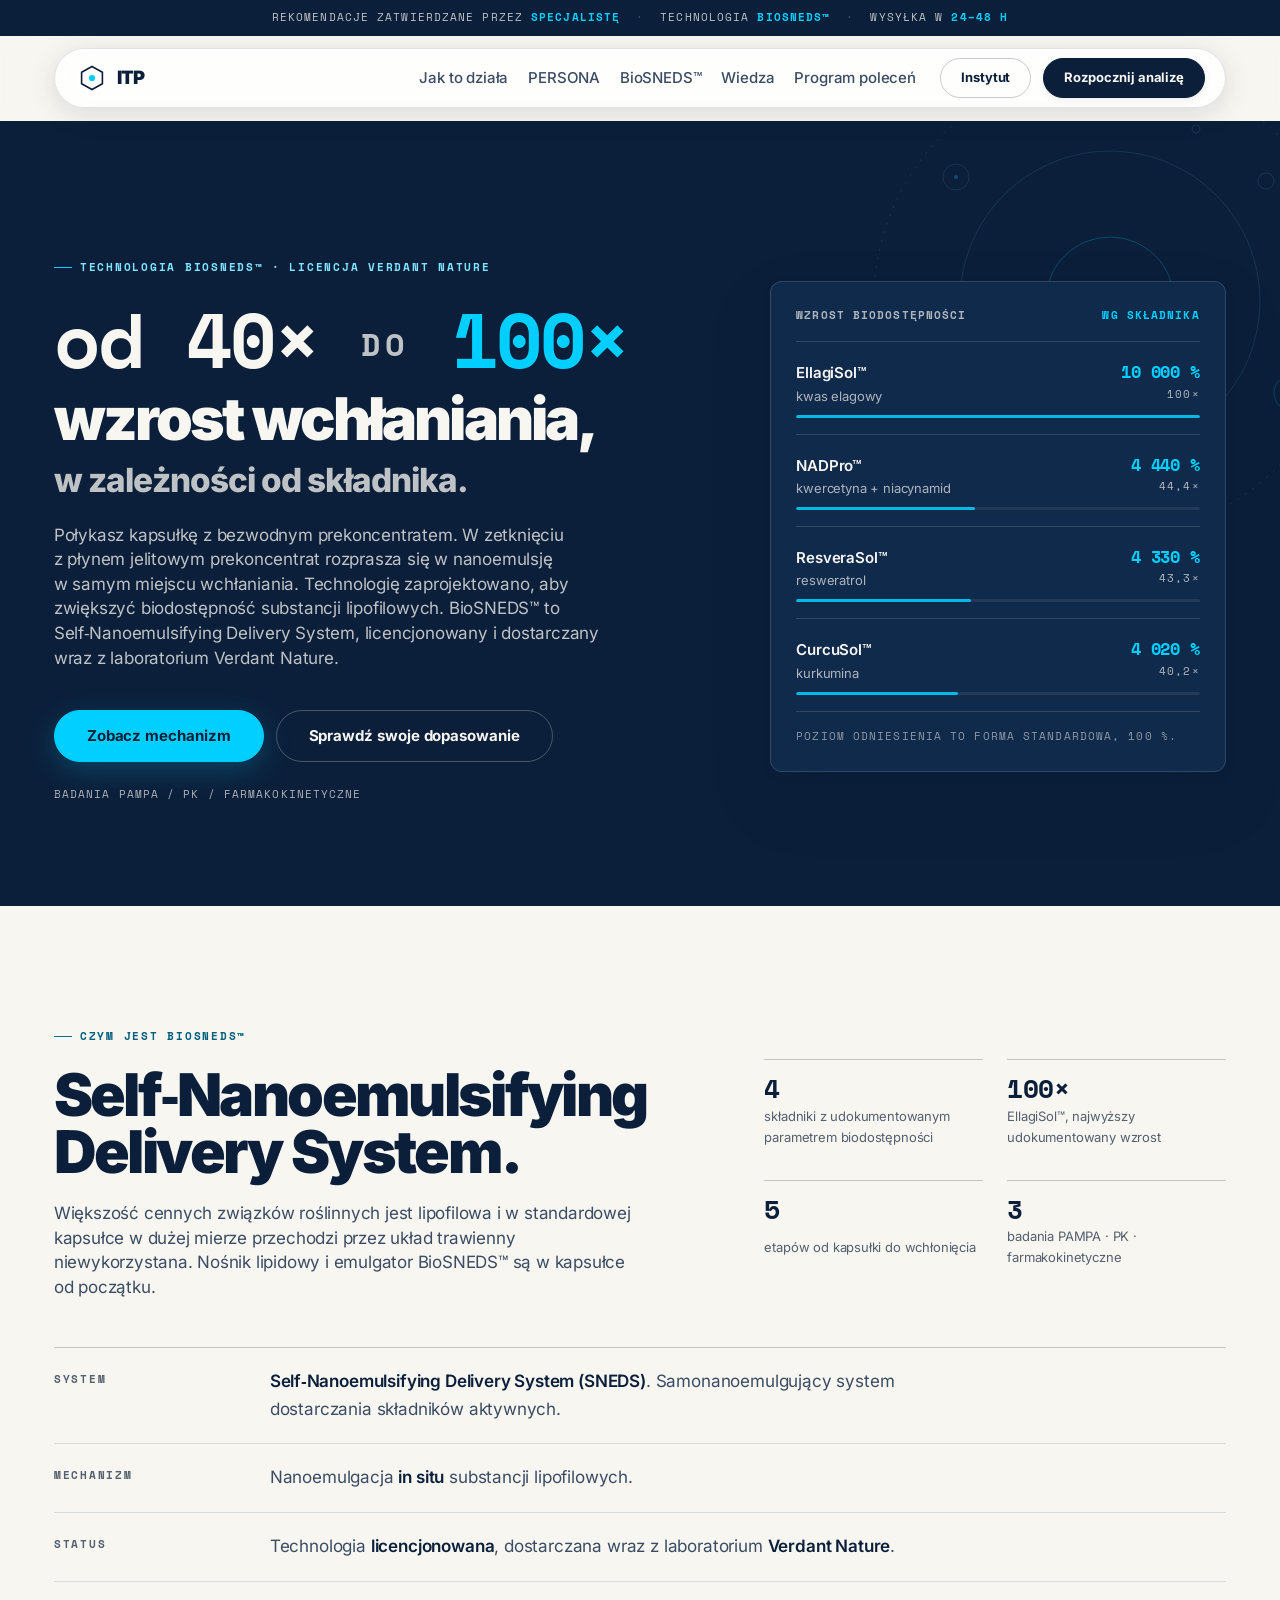
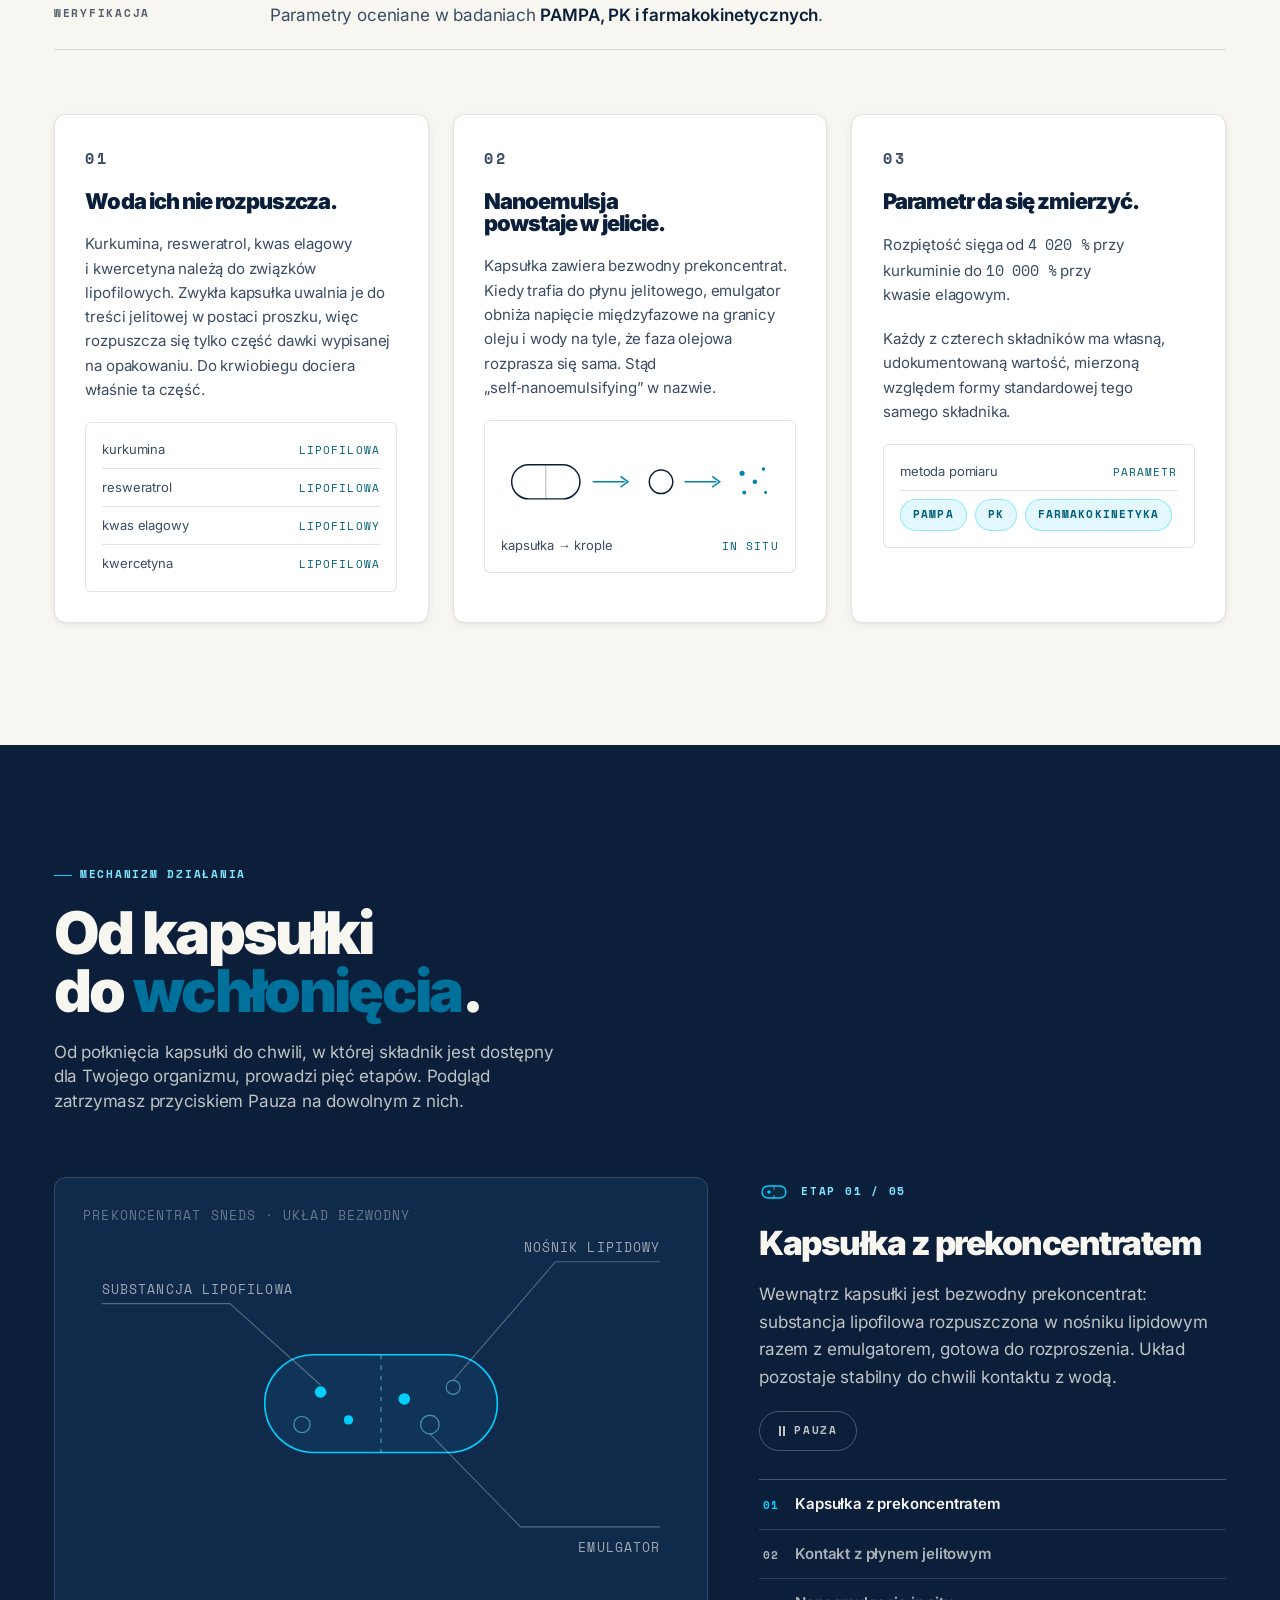
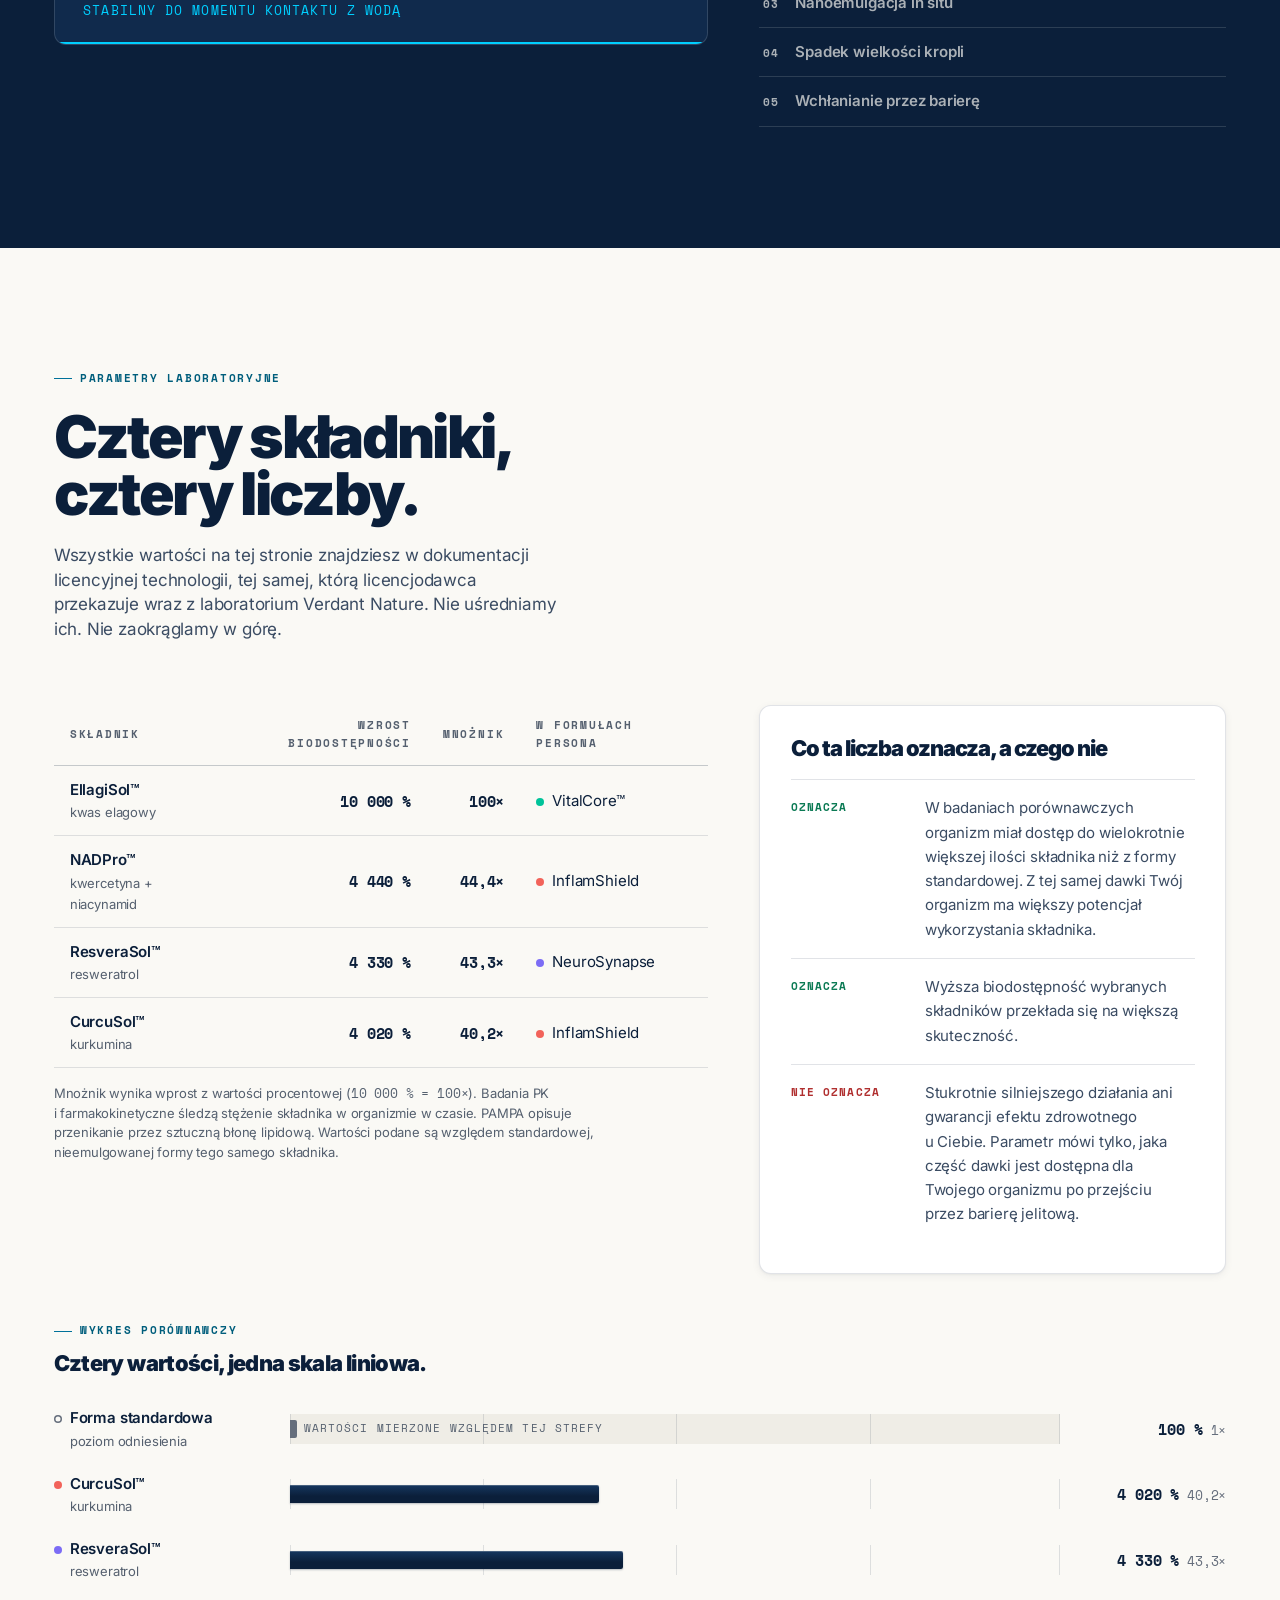
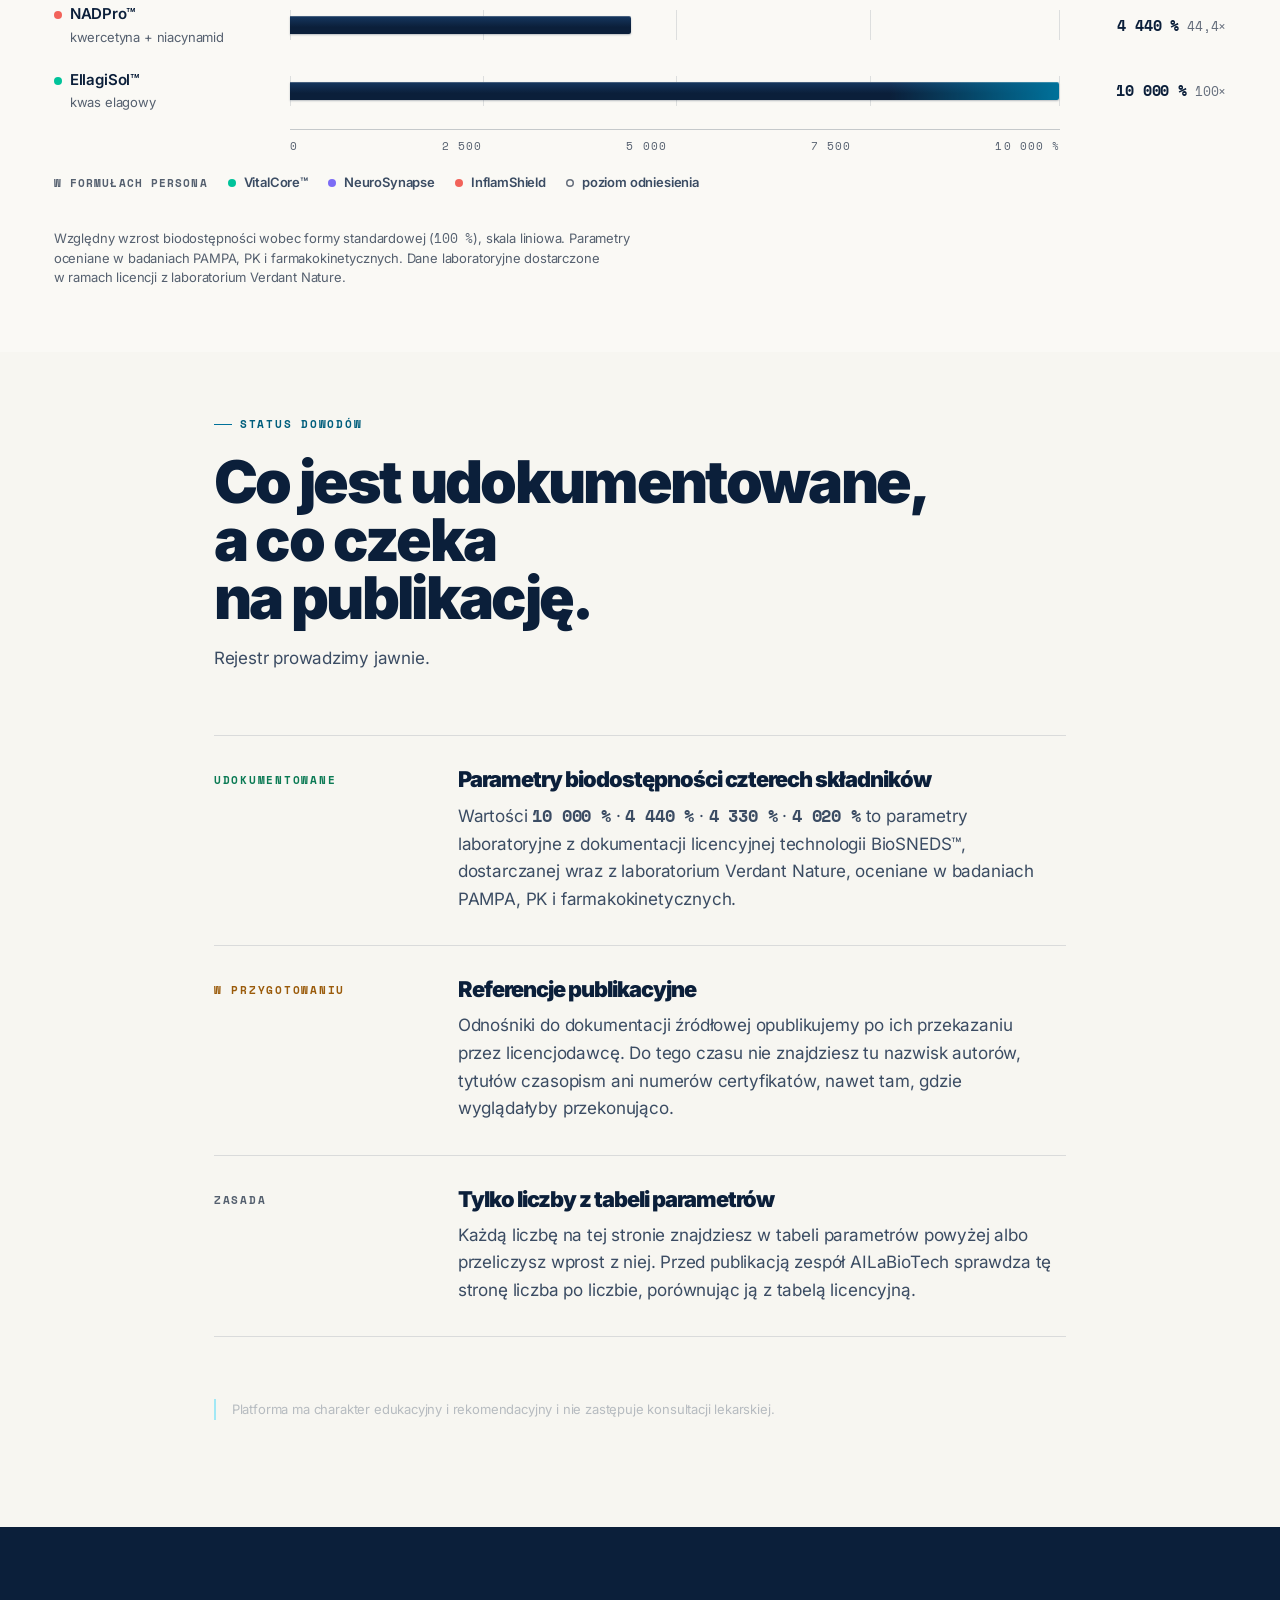
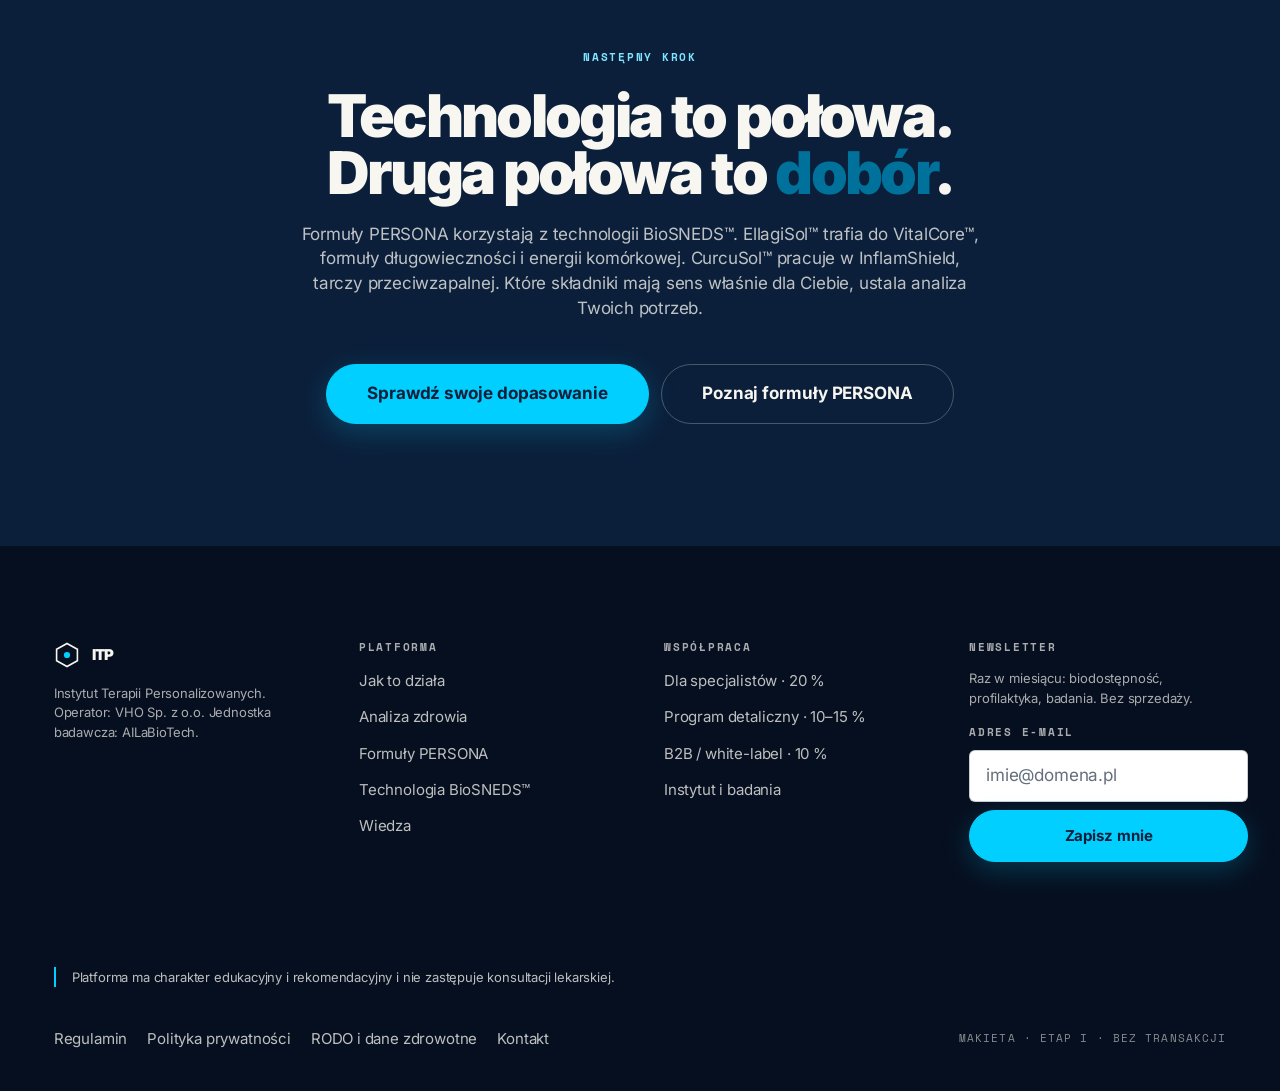
<file: mockups/biosneds.html>
<!doctype html>
<html lang="pl">
<head>
<meta charset="utf-8">
<meta name="viewport" content="width=device-width, initial-scale=1">
<title>BioSNEDS™ — technologia biodostępności | ITP</title>
<meta name="description" content="BioSNEDS™ — licencjonowany Self-Nanoemulsifying Delivery System. Od 40× do 100× wzrost wchłaniania, w zależności od składnika. Parametry oceniane w badaniach PAMPA, PK i farmakokinetycznych.">
<link rel="stylesheet" href="../styles/tokens.css">
<style>
/* ======================================================================
   biosneds.html — page-specific styles only.
   Everything reusable comes from ../styles/tokens.css.
   ==================================================================== */

/* ------------------------------------------------------------- HERO -- */
.bshero {
  position: relative;
  overflow: hidden;
  background: var(--navy-900);
  color: var(--on-navy);
  padding-block: clamp(80px, 10vw, 168px) clamp(64px, 8vw, 128px);
}
.bshero__grid {
  position: relative;
  display: grid;
  grid-template-columns: minmax(0, 7fr) minmax(0, 5fr);
  gap: clamp(40px, 6vw, 88px);
  align-items: center;
}
.bshero__title {
  display: grid;
  gap: clamp(8px, 1.2vw, 16px);
  margin-top: var(--sp-6);
}
.bshero__range {
  font-family: var(--font-mono);
  font-weight: var(--w-bold);
  font-size: clamp(2.5rem, 6.4vw, 4.75rem);
  letter-spacing: -.04em;
  line-height: 1;
  color: var(--on-navy);
  white-space: nowrap;
}
.bshero__range b { color: var(--cyan); font-weight: inherit; }
.bshero__range small {
  font-size: .42em;
  font-weight: var(--w-bold);
  letter-spacing: var(--ls-mono);
  color: var(--on-navy-soft);
  vertical-align: .38em;
  text-transform: uppercase;
}
.bshero__main {
  font-size: var(--t-display-2);
  font-weight: var(--w-black);
  letter-spacing: var(--ls-display-tight);
  line-height: var(--lh-display);
  color: var(--on-navy);
}
.bshero__dep {
  font-size: var(--t-display-3);
  font-weight: var(--w-extra);
  letter-spacing: var(--ls-head);
  line-height: 1.1;
  color: var(--on-navy-soft);
}
.bshero__lead { max-width: 52ch; margin-top: var(--sp-6); }
.bshero__cta { margin-top: var(--sp-8); }
.bshero__micro {
  margin-top: var(--sp-6);
  font-size: var(--t-micro);
  letter-spacing: var(--ls-mono);
  text-transform: uppercase;
  color: var(--on-navy-muted);
}
.bshero .eyebrow span { white-space: nowrap; }
/* .eyebrow is inline-flex: the licencja fragment cannot wrap cleanly at 390px,
   so the eyebrow shortens to one line there (licence named again in speclist,
   chart caption and lead). */
@media (max-width: 700px) { .bshero__lic { display: none; } }
.bshero__bg {
  position: absolute;
  right: -140px;
  top: -120px;
  width: 640px;
  opacity: .5;
  pointer-events: none;
}
.bshero__bg .pulse {
  transform-box: fill-box;
  transform-origin: center;
  animation: bs-pulse 8s var(--ease) infinite;
}
.bshero__bg .pulse--late { animation-delay: -4s; }
@keyframes bs-pulse {
  0%, 100% { transform: scale(1); opacity: .8; }
  50%      { transform: scale(1.18); opacity: .35; }
}

/* Hero instrument card — the evidence panel */
.labcard {
  margin: 0;
  background: var(--navy-800);
  border: 1px solid var(--line-navy);
  border-radius: var(--r-md);
  padding: clamp(20px, 2vw, 28px);
  box-shadow: var(--sh-4);
}
.labcard__head {
  font-family: var(--font-mono);
  font-size: var(--t-micro);
  font-weight: var(--w-bold);
  letter-spacing: var(--ls-mono);
  text-transform: uppercase;
  color: var(--on-navy-muted);
  display: flex;
  justify-content: space-between;
  gap: var(--sp-4);
  padding-bottom: var(--sp-4);
  border-bottom: 1px solid var(--line-navy);
}
.labcard__head b { color: var(--cyan); font-weight: var(--w-bold); }
.labcard__row {
  display: grid;
  grid-template-columns: minmax(0, 1fr) auto;
  gap: var(--sp-2) var(--sp-4);
  align-items: baseline;
  padding-block: var(--sp-4);
  border-bottom: 1px solid var(--line-navy);
}
.labcard__name { font-weight: var(--w-semi); font-size: var(--t-body-sm); }
.labcard__sub { font-size: var(--t-caption); color: var(--on-navy-muted); }
.labcard__val {
  font-family: var(--font-mono);
  font-weight: var(--w-bold);
  font-size: var(--t-body);
  color: var(--cyan);
  text-align: right;
  white-space: nowrap;
}
.labcard__val small {
  display: block;
  font-size: var(--t-micro);
  letter-spacing: var(--ls-mono);
  color: var(--on-navy-muted);
  font-weight: var(--w-regular);
}
.labcard__track {
  grid-column: 1 / -1;
  height: 3px;
  background: rgba(247, 246, 241, .08);
  border-radius: var(--r-pill);
  overflow: hidden;
}
.labcard__bar {
  height: 100%;
  width: var(--w, 50%);
  background: var(--cyan);
  border-radius: var(--r-pill);
  opacity: .85;
}
.labcard__foot {
  padding-top: var(--sp-4);
  font-family: var(--font-mono);
  font-size: var(--t-micro);
  letter-spacing: var(--ls-mono);
  text-transform: uppercase;
  color: var(--on-navy-faint);
}

/* ------------------------------------------------- DEFINITION / SPEC -- */
.speclist { display: grid; margin-top: var(--sp-9); border-top: 1px solid var(--line-strong); }
.specrow {
  display: grid;
  grid-template-columns: 200px minmax(0, 1fr);
  gap: var(--sp-4);
  padding-block: var(--sp-5);
  border-bottom: 1px solid var(--line);
}
.specrow dt {
  font-family: var(--font-mono);
  font-size: var(--t-micro);
  font-weight: var(--w-bold);
  letter-spacing: var(--ls-mono-wide);
  text-transform: uppercase;
  color: var(--ink-muted);
  padding-top: 3px;
}
.specrow dd { margin: 0; font-size: var(--t-body); color: var(--ink-2); max-width: 62ch; }
.specrow dd b { color: var(--ink); font-weight: var(--w-semi); }

/* Density band beside the czym-jest head — honest derived counts only,
   rendered as the FH hairline-stat device to fill the dead right third. */
.defhead {
  display: grid;
  grid-template-columns: minmax(0, 7fr) minmax(0, 5fr);
  gap: clamp(32px, 5vw, 80px);
  align-items: center;
}
.defstats {
  display: grid;
  grid-template-columns: repeat(2, minmax(0, 1fr));
  gap: var(--sp-7) var(--sp-6);
}
.defstats .stat { border-top: 1px solid var(--line-strong); padding-top: var(--sp-4); }

.defcards { margin-top: var(--sp-10); }
.defcard { display: grid; gap: var(--sp-5); align-content: start; }
.defcard h3 { font-size: var(--t-display-4); }
.defcard p { font-size: var(--t-body-sm); color: var(--ink-2); }
.defcard__art {
  border: 1px solid var(--line);
  border-radius: var(--r-sm);
  background: var(--ivory-white);
  padding: var(--sp-4);
  display: grid;
  gap: var(--sp-2);
}
.defcard__art .artrow {
  display: flex;
  justify-content: space-between;
  align-items: baseline;
  gap: var(--sp-3);
  font-size: var(--t-caption);
  color: var(--ink-2);
  border-bottom: 1px solid var(--line);
  padding-bottom: var(--sp-2);
}
.defcard__art .artrow:last-child { border-bottom: 0; padding-bottom: 0; }
.defcard__art .artrow .mono {
  font-size: var(--t-micro);
  letter-spacing: var(--ls-mono);
  text-transform: uppercase;
  color: var(--cyan-ink);
}
.defcard__art svg { width: 100%; height: auto; }
.defcard__chips { display: flex; flex-wrap: wrap; gap: var(--sp-2); }

/* -------------------------------------------------------- MECHANISM -- */
.mech {
  display: grid;
  grid-template-columns: minmax(0, 7fr) minmax(0, 5fr);
  gap: clamp(24px, 4vw, 64px);
  align-items: start;
  margin-top: var(--sp-10);
}
.mech__view {
  position: relative;
  aspect-ratio: 14 / 10;
  background: var(--navy-800);
  border: 1px solid var(--line-navy);
  border-radius: var(--r-md);
  overflow: hidden;
}
.mech__pane {
  position: absolute;
  inset: 0;
  opacity: 0;
  visibility: hidden;
  transition: opacity var(--dur-3) var(--ease-out), visibility 0s linear var(--dur-3);
}
.mech__pane.is-active {
  opacity: 1;
  visibility: visible;
  transition: opacity var(--dur-3) var(--ease-out);
}
.mech__pane svg { width: 100%; height: 100%; }

/* SVG instrumentation voice */
.mech .ln       { fill: none; stroke: var(--cyan); stroke-width: 1.4; }
.mech .ln--soft { fill: none; stroke: rgba(127, 228, 255, .5); stroke-width: 1.1; }
.mech .ln--dim  { fill: none; stroke: rgba(247, 246, 241, .22); stroke-width: 1; }
.mech .ln--dash { stroke-dasharray: 4 5; }
.mech .fillcap  { fill: rgba(0, 207, 255, .06); }
.mech .drop     { fill: var(--cyan); }
.mech .drop--soft { fill: rgba(127, 228, 255, .65); }
.mech .lbl {
  font-family: var(--font-mono);
  /* The mechanism SVG renders 1:1 with its 560-unit viewBox on desktop, so a
     unit here is a pixel. 10.5 put the page's signature artefact below the
     11px micro-label floor. Mobile is handled separately below, where the
     viewBox scales down and the units have to be larger. */
  font-size: 11px;
  letter-spacing: .085em;
  text-transform: uppercase;
  fill: rgba(247, 246, 241, .62);
}
.mech .lbl--hi  { fill: var(--cyan); }
.mech .lbl--dim { fill: rgba(247, 246, 241, .38); }
.mech .leader   { stroke: rgba(247, 246, 241, .3); stroke-width: 1; fill: none; }

/* Mobile-only takeaway strip: replaces the in-SVG .lbl--hi line, which
   cannot render ≥12px at 390px without overflowing the 560-unit viewBox. */
.mech__key {
  display: none;
  margin: 0;
  font-family: var(--font-mono);
  font-size: 12px;
  font-weight: var(--w-bold);
  letter-spacing: var(--ls-mono);
  text-transform: uppercase;
  color: var(--cyan);
}
@media (max-width: 700px) {
  /* SVG units scale by ~0.625 at 390px (350px view / 560 viewBox), so 20
     units render ≈12.5px. The long cyan takeaway lines would overflow the
     viewBox at that size — they move to the HTML .mech__key strip below. */
  .mech .lbl { font-size: 20px; }
  .mech .lbl--hi { display: none; }
  .mech__key { display: block; }
}

/* in-pane micro-motion; paused with the instrument, killed by reduced motion */
.mech .water    { animation: bs-water 7s linear infinite alternate; }
.mech .drift    { animation: bs-drift 6s var(--ease) infinite alternate; }
.mech .drift--b { animation-delay: -3s; }
.mech .cross    { animation: bs-cross 5.5s var(--ease) infinite; }
.mech .cross--b { animation-delay: -2.6s; }
.mech.is-paused svg * { animation-play-state: paused !important; }
@keyframes bs-water { from { transform: translateX(-10px); } to { transform: translateX(10px); } }
@keyframes bs-drift { from { transform: translate(0, 0); } to { transform: translate(7px, -6px); } }
@keyframes bs-cross { 0% { transform: translateX(0); opacity: 0; }
                      18% { opacity: 1; } 82% { opacity: 1; }
                      100% { transform: translateX(58px); opacity: 0; } }

.mech__timer {
  position: absolute;
  left: 0; right: 0; bottom: 0;
  height: 2px;
  background: rgba(247, 246, 241, .1);
}
.mech__timer span {
  display: block;
  height: 100%;
  width: 100%;
  background: var(--cyan);
  transform: scaleX(0);
  transform-origin: left;
}
.mech__timer.is-run span { animation: bs-timer 5600ms linear forwards; }
.mech.is-paused .mech__timer span { animation-play-state: paused; }
@keyframes bs-timer { from { transform: scaleX(0); } to { transform: scaleX(1); } }
@media (prefers-reduced-motion: reduce) { .mech__timer { display: none; } }

.mech__side { display: grid; gap: var(--sp-5); align-content: start; }
.mech__count {
  font-family: var(--font-mono);
  font-size: var(--t-micro);
  font-weight: var(--w-bold);
  letter-spacing: var(--ls-mono-wide);
  text-transform: uppercase;
  color: var(--cyan-soft);
}
.mech__count { display: flex; align-items: center; gap: var(--sp-3); }

/* Stage mini-glyph beside ETAP 0n/05 — mirrors the active pane's artwork so
   the text half of each stage carries a visual element (critic r2, m2). */
.mech__glyphs { position: relative; width: 30px; height: 30px; flex: none; }
.mech__glyphs svg {
  position: absolute; inset: 0; width: 100%; height: 100%;
  opacity: 0; transition: opacity var(--dur-3) var(--ease-out);
}
.mech[data-stage="1"] .mech__glyphs svg:nth-child(1),
.mech[data-stage="2"] .mech__glyphs svg:nth-child(2),
.mech[data-stage="3"] .mech__glyphs svg:nth-child(3),
.mech[data-stage="4"] .mech__glyphs svg:nth-child(4),
.mech[data-stage="5"] .mech__glyphs svg:nth-child(5) { opacity: 1; }
.mech__title { font-size: var(--t-display-3); }
.mech__caption { color: var(--on-navy-soft); min-height: 5.2em; max-width: 46ch; }
.mech__pause {
  display: inline-flex;
  align-items: center;
  gap: var(--sp-2);
  background: none;
  border: 1px solid var(--line-navy-hi);
  border-radius: var(--r-pill);
  color: var(--on-navy-soft);
  font-family: var(--font-mono);
  font-size: var(--t-micro);
  font-weight: var(--w-bold);
  letter-spacing: var(--ls-mono-wide);
  text-transform: uppercase;
  padding: 10px 18px;
  cursor: pointer;
  justify-self: start;
}
.mech__pause:hover { border-color: var(--cyan); color: var(--cyan); }
.mech__pause svg { display: inline-block; }
.mech__tabs { display: grid; border-top: 1px solid var(--line-navy-hi); margin-top: var(--sp-2); }
.mech__tab {
  display: flex;
  align-items: baseline;
  gap: var(--sp-4);
  padding: var(--sp-3) var(--sp-1);
  background: none;
  border: 0;
  border-bottom: 1px solid var(--line-navy);
  color: var(--on-navy-muted);
  font: inherit;
  font-size: var(--t-body-sm);
  font-weight: var(--w-semi);
  text-align: left;
  cursor: pointer;
}
.mech__tab .mono {
  font-size: var(--t-micro);
  font-weight: var(--w-bold);
  letter-spacing: var(--ls-mono);
}
.mech__tab:hover { color: var(--on-navy); }
.mech__tab[aria-selected='true'] { color: var(--on-navy); }
.mech__tab[aria-selected='true'] .mono { color: var(--cyan); }

/* ------------------------------------------------------- PARAMETERS -- */
.paramgrid {
  display: grid;
  grid-template-columns: minmax(0, 7fr) minmax(0, 5fr);
  gap: clamp(24px, 4vw, 64px);
  align-items: start;
  margin-top: var(--sp-10);
}
.params .fdot, .abschart .fdot {
  display: inline-block;
  width: 8px; height: 8px;
  border-radius: 50%;
  margin-right: 8px;
  vertical-align: baseline;
  background: var(--dot, var(--ink-muted));
}
.abschart .fdot--ref { background: transparent;
                       box-shadow: inset 0 0 0 1.5px var(--ink-faint); }
.params .subname { display: block; font-size: var(--t-caption); color: var(--ink-muted); font-weight: var(--w-regular); }
.params td:first-child { font-weight: var(--w-semi); }
.params .formula-col { white-space: nowrap; }
.paramfoot { margin-top: var(--sp-4); max-width: 68ch; }

.meaning { display: grid; gap: var(--sp-5); }
.meaning h3 { font-size: var(--t-display-4); }
.meaning__row {
  display: grid;
  grid-template-columns: 118px minmax(0, 1fr);
  gap: var(--sp-4);
  padding-block: var(--sp-4);
  border-top: 1px solid var(--line);
}
.meaning__tag {
  font-family: var(--font-mono);
  font-size: var(--t-micro);
  font-weight: var(--w-bold);
  letter-spacing: var(--ls-mono);
  text-transform: uppercase;
  padding-top: 3px;
}
.meaning__tag--yes { color: var(--ok); }
.meaning__tag--no  { color: var(--alert); }
.meaning__row p { font-size: var(--t-body-sm); color: var(--ink-2); }

/* ------------------------------------------------------------ CHART -- */
.abschart { margin-top: var(--sp-9); display: grid; gap: var(--sp-4); }
.abschart__head { display: grid; gap: var(--sp-3); margin-bottom: var(--sp-4); }
.abschart__head h3 { font-size: var(--t-display-4); letter-spacing: var(--ls-head); }
.abschart__row {
  display: grid;
  grid-template-columns: 220px minmax(0, 1fr) 150px;
  gap: var(--sp-4);
  align-items: center;
}
.abschart__name { font-size: var(--t-body-sm); font-weight: var(--w-semi); }
.abschart__name small { display: block; padding-left: 16px; font-size: var(--t-caption); color: var(--ink-muted); font-weight: var(--w-regular); }
.abschart__track {
  position: relative;
  height: 30px;
  background:
    repeating-linear-gradient(to right,
      var(--line) 0, var(--line) 1px, transparent 1px, transparent 25%);
  background-size: 100.5% 100%;
  border-right: 1px solid var(--line);
}
.abschart__bar {
  position: absolute;
  inset-block: 6px;
  left: 0;
  width: var(--w, 50%);
  background: linear-gradient(to bottom, var(--navy-700), var(--navy-900) 62%);
  border-radius: 0 2px 2px 0;
  box-shadow: inset 0 1px 0 rgba(247, 246, 241, .22),
              0 1px 2px rgba(11, 31, 58, .28);
}
.abschart__bar--base { background: var(--ink-faint); box-shadow: none; }
.abschart__bar--max {
  background:
    linear-gradient(to right, transparent 78%, var(--cyan-deep)),
    linear-gradient(to bottom, var(--navy-700), var(--navy-900) 62%);
}
.abschart__val {
  font-family: var(--font-mono);
  font-weight: var(--w-bold);
  font-size: var(--t-body-sm);
  text-align: right;
  white-space: nowrap;
}
.abschart__val small { margin-left: var(--sp-2); font-size: var(--t-caption);
                       font-weight: var(--w-regular); color: var(--ink-faint); }
.abschart__axis {
  grid-column: 2 / 3;
  display: flex;
  justify-content: space-between;
  font-family: var(--font-mono);
  font-size: var(--t-micro);
  letter-spacing: var(--ls-mono);
  color: var(--ink-muted);
  border-top: 1px solid var(--line-strong);
  padding-top: var(--sp-2);
}
.abschart__rows { display: grid; gap: var(--sp-5); }
.abschart__axisrow { display: grid; grid-template-columns: 220px minmax(0, 1fr) 150px; gap: var(--sp-4); }
.abschart__caption { max-width: 74ch; margin-top: var(--sp-5); }

/* Second visual layer: tinted reference zone behind the baseline row, with an
   in-track mono annotation (the FH in-chart label device). */
.abschart__row--base .abschart__track {
  background:
    repeating-linear-gradient(to right,
      var(--line) 0, var(--line) 1px, transparent 1px, transparent 25%),
    linear-gradient(var(--ivory-sunk), var(--ivory-sunk));
  background-size: 100.5% 100%, 100% 100%;
}
.abschart__zonelbl {
  position: absolute; left: 14px; top: 50%; transform: translateY(-50%);
  font-family: var(--font-mono); font-size: var(--t-micro);
  letter-spacing: var(--ls-mono); text-transform: uppercase;
  color: var(--ink-muted); white-space: nowrap;
}
.abschart__legend { display: flex; flex-wrap: wrap; align-items: baseline;
                    gap: var(--sp-2) var(--sp-5); }
.abschart__legend-cap {
  font-family: var(--font-mono); font-size: var(--t-micro);
  font-weight: var(--w-bold); letter-spacing: var(--ls-mono);
  text-transform: uppercase; color: var(--ink-muted);
}
.abschart__legend-item { font-size: var(--t-caption); font-weight: var(--w-semi);
                         color: var(--ink-2); white-space: nowrap; }

/* --------------------------------------------------- EVIDENCE STATUS -- */
.ledger { list-style: none; margin: var(--sp-10) 0 0; padding: 0; display: grid; }
.ledger li {
  display: grid;
  grid-template-columns: 220px minmax(0, 1fr);
  gap: var(--sp-4) var(--sp-6);
  padding-block: var(--sp-7);
  border-top: 1px solid var(--line);
}
.ledger li:last-child { border-bottom: 1px solid var(--line); }
.ledger__tag {
  font-family: var(--font-mono);
  font-size: var(--t-micro);
  font-weight: var(--w-bold);
  letter-spacing: var(--ls-mono-wide);
  text-transform: uppercase;
  padding-top: 4px;
}
.ledger__tag--ok   { color: var(--ok); }
.ledger__tag--wait { color: var(--warn); }
.ledger__tag--rule { color: var(--ink-muted); }
.ledger h3 { font-size: var(--t-display-4); margin-bottom: var(--sp-3); }
.ledger p { color: var(--ink-2); font-size: var(--t-body); max-width: 66ch; }
.ledger .mono-val { font-family: var(--font-mono); font-weight: var(--w-bold); white-space: nowrap; }

/* -------------------------------------------------------- FINAL CTA -- */
.bscta { text-align: center; }
.bscta .section-head { margin-inline: auto; }

/* The chart screenful must not float in a dead band: tighten the section's
   trailing padding and the next section's leading padding so a 900px viewport
   containing the chart also contains the table above and the evidence-status
   headline below. */
#parametry { padding-bottom: clamp(48px, 5vw, 72px); }
#status-dowodow { padding-top: clamp(48px, 5vw, 72px); }

/* ------------------------------------------------------- RESPONSIVE -- */
@media (max-width: 1080px) {
  .bshero__bg { opacity: .28; }
}
@media (max-width: 980px) {
  .bshero__grid, .mech, .paramgrid, .defhead { grid-template-columns: minmax(0, 1fr); }
  .bshero__range { font-size: clamp(2.1rem, 9.4vw, 3.4rem); }
  .mech__caption { min-height: 0; }
}
@media (max-width: 640px) {
  .specrow { grid-template-columns: minmax(0, 1fr); gap: var(--sp-2); }
  .ledger li { grid-template-columns: minmax(0, 1fr); gap: var(--sp-2); }
  .abschart__row, .abschart__axisrow { grid-template-columns: minmax(0, 1fr); gap: var(--sp-2); }
  .abschart__val { text-align: left; }
  .abschart__axis { grid-column: 1 / -1; }
  .params .formula-col, .params th:last-child { display: none; }
  .params th, .params td { padding-inline: var(--sp-2); }
  .bshero__bg { display: none; }
  /* Cut the dead navy band below the stage-05 tab row (critic r2, m2). */
  #mechanizm { padding-bottom: 56px; }
}
</style>
</head>
<body>

<!-- --------------------------------------------------- FRAGMENT 1 · SKIP -->
<a class="skip-link" href="#main">Przejdź do treści</a>

<!-- ------------------------------------- FRAGMENT 2 · TRUST BAR (doc 7.1 §0) -->
<div class="trustbar">
  <div class="trustbar__inner">
    <span>Rekomendacje zatwierdzane przez <b>specjalistę</b></span>
    <span class="trustbar__dot" aria-hidden="true">·</span>
    <span>Technologia <b>BioSNEDS™</b></span>
    <span class="trustbar__dot" aria-hidden="true">·</span>
    <span>Wysyłka w <b>24–48 h</b></span>
  </div>
</div>

<!-- ------------------------------------------------- FRAGMENT 3 · HEADER -->
<header class="sitehead">
  <div class="wrap">
    <div class="sitehead__bar">
      <a class="sitehead__brand" href="hero.html">
        <svg width="26" height="26" viewBox="0 0 26 26" fill="none" aria-hidden="true">
          <path d="M13 1.5 23.4 7.25v11.5L13 24.5 2.6 18.75V7.25L13 1.5Z"
                stroke="#0B1F3A" stroke-width="1.6"/>
          <circle cx="13" cy="13" r="3.1" fill="#00CFFF"/>
        </svg>
        ITP
      </a>
      <nav class="sitehead__nav" aria-label="Główna nawigacja">
        <a href="hero.html#jak-to-dziala">Jak to działa</a>
        <a href="product.html">PERSONA</a>
        <a href="biosneds.html" aria-current="page">BioSNEDS™</a>
        <a href="blog.html">Wiedza</a>
        <a href="affiliate.html">Program poleceń</a>
      </nav>
      <div class="sitehead__actions">
        <a class="btn btn--ghost btn--sm btn--nav-hide" href="hero.html#instytut">Instytut</a>
        <a class="btn btn--primary btn--sm" href="quiz.html">Rozpocznij analizę</a>
      </div>
      <button class="menu-toggle" type="button"
              data-itp-menu-toggle
              aria-expanded="false"
              aria-controls="itp-menu-panel"
              aria-label="Otwórz menu"
              data-label-open="Otwórz menu"
              data-label-close="Zamknij menu">
        <svg width="18" height="12" viewBox="0 0 18 12" aria-hidden="true">
          <path d="M0 1h18M0 6h18M0 11h18" stroke="#0B1F3A" stroke-width="1.6"/>
        </svg>
      </button>
    </div>
    <div class="menu-panel" id="itp-menu-panel">
      <a href="hero.html#jak-to-dziala">Jak to działa</a>
      <a href="product.html">PERSONA</a>
      <a href="biosneds.html" aria-current="page">BioSNEDS™</a>
      <a href="blog.html">Wiedza</a>
      <a href="affiliate.html">Program poleceń</a>
      <a href="hero.html#instytut">Instytut</a>
      <a class="btn btn--primary btn--block" href="quiz.html">Rozpocznij analizę</a>
    </div>
  </div>
</header>

<main id="main">

  <!-- ================================================== HERO · THE RANGE -->
  <section class="bshero navy">
    <svg class="bshero__bg" viewBox="0 0 640 640" aria-hidden="true">
      <g fill="none" stroke="rgba(127,228,255,.22)" stroke-width="1">
        <circle cx="330" cy="300" r="236" stroke-dasharray="2 7"/>
        <circle cx="330" cy="300" r="150"/>
        <circle class="pulse" cx="330" cy="300" r="64" stroke="rgba(0,207,255,.5)"/>
        <circle cx="176" cy="176" r="13"/>
        <circle cx="486" cy="180" r="8"/>
        <circle class="pulse pulse--late" cx="512" cy="392" r="18" stroke="rgba(0,207,255,.4)"/>
        <circle cx="212" cy="452" r="6"/>
        <circle cx="416" cy="128" r="4"/>
        <circle cx="120" cy="330" r="9"/>
      </g>
      <g fill="rgba(0,207,255,.55)">
        <circle cx="330" cy="300" r="3"/>
        <circle cx="176" cy="176" r="2"/>
        <circle cx="512" cy="392" r="2.5"/>
        <circle cx="120" cy="330" r="1.5"/>
      </g>
    </svg>

    <div class="wrap">
      <div class="bshero__grid">
        <div>
          <p class="eyebrow"><span>Technologia BioSNEDS™</span><span class="bshero__lic">· licencja Verdant Nature</span></p>
          <h1 class="bshero__title">
            <span class="bshero__range">od&nbsp;40× <small>do</small>&nbsp;<b>100×</b></span>
            <span class="bshero__main">wzrost wchłaniania,</span>
            <span class="bshero__dep">w&nbsp;zależności od&nbsp;składnika.</span>
          </h1>
          <p class="t-lead bshero__lead">
            Połykasz kapsułkę z&nbsp;bezwodnym prekoncentratem. W&nbsp;zetknięciu
            z&nbsp;płynem jelitowym prekoncentrat rozprasza się w&nbsp;nanoemulsję
            w&nbsp;samym miejscu wchłaniania. Technologię zaprojektowano, aby
            zwiększyć biodostępność substancji lipofilowych. BioSNEDS™
            to Self&#8209;Nanoemulsifying Delivery System, licencjonowany
            i&nbsp;dostarczany wraz z&nbsp;laboratorium Verdant Nature.
          </p>
          <div class="btn-row bshero__cta">
            <a class="btn btn--primary" href="#mechanizm">Zobacz mechanizm</a>
            <a class="btn btn--ghost" href="quiz.html">Sprawdź swoje dopasowanie</a>
          </div>
          <p class="mono bshero__micro">Badania PAMPA / PK / farmakokinetyczne</p>
        </div>

        <figure class="labcard" data-itp-reveal>
          <figcaption class="labcard__head">
            <span>Wzrost biodostępności</span><b>wg&nbsp;składnika</b>
          </figcaption>
          <div class="labcard__row">
            <div>
              <div class="labcard__name">EllagiSol™</div>
              <div class="labcard__sub">kwas elagowy</div>
            </div>
            <div class="labcard__val">10&nbsp;000&nbsp;%<small>100×</small></div>
            <div class="labcard__track"><div class="labcard__bar" style="--w:100%"></div></div>
          </div>
          <div class="labcard__row">
            <div>
              <div class="labcard__name">NADPro™</div>
              <div class="labcard__sub">kwercetyna + niacynamid</div>
            </div>
            <div class="labcard__val">4&nbsp;440&nbsp;%<small>44,4×</small></div>
            <div class="labcard__track"><div class="labcard__bar" style="--w:44.4%"></div></div>
          </div>
          <div class="labcard__row">
            <div>
              <div class="labcard__name">ResveraSol™</div>
              <div class="labcard__sub">resweratrol</div>
            </div>
            <div class="labcard__val">4&nbsp;330&nbsp;%<small>43,3×</small></div>
            <div class="labcard__track"><div class="labcard__bar" style="--w:43.3%"></div></div>
          </div>
          <div class="labcard__row">
            <div>
              <div class="labcard__name">CurcuSol™</div>
              <div class="labcard__sub">kurkumina</div>
            </div>
            <div class="labcard__val">4&nbsp;020&nbsp;%<small>40,2×</small></div>
            <div class="labcard__track"><div class="labcard__bar" style="--w:40.2%"></div></div>
          </div>
          <div class="labcard__foot">Poziom odniesienia to forma standardowa, 100&nbsp;%.</div>
        </figure>
      </div>
    </div>
  </section>

  <!-- ============================================ CZYM JEST BIOSNEDS™ -->
  <section class="section section--ivory" id="czym-jest">
    <div class="wrap">
      <div class="defhead">
        <div class="section-head" data-itp-reveal>
          <p class="eyebrow">Czym jest BioSNEDS™</p>
          <h2 class="t-d2">Self&#8209;Nanoemulsifying Delivery&nbsp;System.</h2>
          <p class="t-lead">
            Większość cennych związków roślinnych jest lipofilowa
            i&nbsp;w&nbsp;standardowej kapsułce w&nbsp;dużej mierze przechodzi
            przez układ trawienny niewykorzystana. Nośnik lipidowy
            i&nbsp;emulgator BioSNEDS™ są w&nbsp;kapsułce od początku.
          </p>
        </div>
        <div class="defstats" data-itp-reveal>
          <div class="stat">
            <span class="stat__num">4</span>
            <span class="stat__label">składniki z&nbsp;udokumentowanym parametrem biodostępności</span>
          </div>
          <div class="stat">
            <span class="stat__num">100×</span>
            <span class="stat__label">EllagiSol™, najwyższy udokumentowany wzrost</span>
          </div>
          <div class="stat">
            <span class="stat__num">5</span>
            <span class="stat__label">etapów od kapsułki do wchłonięcia</span>
          </div>
          <div class="stat">
            <span class="stat__num">3</span>
            <span class="stat__label">badania PAMPA · PK · farmakokinetyczne</span>
          </div>
        </div>
      </div>

      <dl class="speclist" data-itp-reveal>
        <div class="specrow">
          <dt>System</dt>
          <dd><b>Self&#8209;Nanoemulsifying Delivery System (SNEDS)</b>. Samonanoemulgujący
              system dostarczania składników aktywnych.</dd>
        </div>
        <div class="specrow">
          <dt>Mechanizm</dt>
          <dd>Nanoemulgacja <b>in&nbsp;situ</b> substancji lipofilowych.</dd>
        </div>
        <div class="specrow">
          <dt>Status</dt>
          <dd>Technologia <b>licencjonowana</b>, dostarczana wraz z&nbsp;laboratorium
              <b>Verdant Nature</b>.</dd>
        </div>
        <div class="specrow">
          <dt>Weryfikacja</dt>
          <dd>Parametry oceniane w&nbsp;badaniach <b>PAMPA, PK
              i&nbsp;farmakokinetycznych</b>.</dd>
        </div>
      </dl>

      <div class="grid grid--3 defcards">
        <article class="card card--lift defcard" data-itp-reveal>
          <p class="index-num">01</p>
          <h3>Woda ich nie rozpuszcza.</h3>
          <p>
            Kurkumina, resweratrol, kwas elagowy i&nbsp;kwercetyna należą do
            związków lipofilowych. Zwykła kapsułka uwalnia je do treści
            jelitowej w&nbsp;postaci proszku, więc rozpuszcza się tylko część
            dawki wypisanej na opakowaniu. Do krwiobiegu dociera właśnie
            ta część.
          </p>
          <div class="defcard__art" aria-hidden="true">
            <div class="artrow"><span>kurkumina</span><span class="mono">lipofilowa</span></div>
            <div class="artrow"><span>resweratrol</span><span class="mono">lipofilowa</span></div>
            <div class="artrow"><span>kwas elagowy</span><span class="mono">lipofilowy</span></div>
            <div class="artrow"><span>kwercetyna</span><span class="mono">lipofilowa</span></div>
          </div>
        </article>

        <article class="card card--lift defcard" data-itp-reveal>
          <p class="index-num">02</p>
          <h3>Nanoemulsja powstaje w&nbsp;jelicie.</h3>
          <p>
            Kapsułka zawiera bezwodny prekoncentrat. Kiedy trafia do płynu
            jelitowego, emulgator obniża napięcie międzyfazowe na granicy oleju
            i&nbsp;wody na tyle, że faza olejowa rozprasza się sama. Stąd
            „self&#8209;nanoemulsifying” w&nbsp;nazwie.
          </p>
          <div class="defcard__art" aria-hidden="true">
            <svg viewBox="0 0 260 84">
              <rect x="10" y="26" width="64" height="32" rx="16"
                    fill="none" stroke="#0B1F3A" stroke-width="1.4"/>
              <line x1="42" y1="26" x2="42" y2="58" stroke="rgba(11,31,58,.3)" stroke-width="1"/>
              <path d="M86 42 h30" stroke="#0084AD" stroke-width="1.4" fill="none"/>
              <path d="M112 37 l7 5 -7 5" stroke="#0084AD" stroke-width="1.4" fill="none"/>
              <circle cx="150" cy="42" r="11" fill="none" stroke="#0B1F3A" stroke-width="1.4"/>
              <path d="M172 42 h30" stroke="#0084AD" stroke-width="1.4" fill="none"/>
              <path d="M198 37 l7 5 -7 5" stroke="#0084AD" stroke-width="1.4" fill="none"/>
              <g fill="#0084AD">
                <circle cx="226" cy="34" r="2.4"/><circle cx="238" cy="42" r="2.1"/>
                <circle cx="228" cy="52" r="1.8"/><circle cx="246" cy="30" r="1.6"/>
                <circle cx="248" cy="52" r="1.4"/>
              </g>
            </svg>
            <div class="artrow"><span>kapsułka → krople</span><span class="mono">in&nbsp;situ</span></div>
          </div>
        </article>

        <article class="card card--lift defcard" data-itp-reveal>
          <p class="index-num">03</p>
          <h3>Parametr da się zmierzyć.</h3>
          <p>
            Rozpiętość sięga od <span class="mono">4&nbsp;020&nbsp;%</span> przy
            kurkuminie do <span class="mono">10&nbsp;000&nbsp;%</span> przy kwasie
            elagowym.
          </p>
          <p>
            Każdy z&nbsp;czterech składników ma własną, udokumentowaną wartość,
            mierzoną względem formy standardowej tego samego składnika.
          </p>
          <div class="defcard__art" aria-hidden="true">
            <div class="artrow"><span>metoda pomiaru</span><span class="mono">parametr</span></div>
            <div class="defcard__chips">
              <span class="chip chip--tech">PAMPA</span>
              <span class="chip chip--tech">PK</span>
              <span class="chip chip--tech">farmakokinetyka</span>
            </div>
          </div>
        </article>
      </div>
    </div>
  </section>

  <!-- ================================================ MECHANIZM · NAVY -->
  <section class="section section--navy" id="mechanizm">
    <div class="wrap">
      <div class="section-head" data-itp-reveal>
        <p class="eyebrow">Mechanizm działania</p>
        <h2 class="t-d2">Od kapsułki do <span class="t-accent">wchłonięcia</span>.</h2>
        <p class="t-lead">
          Od połknięcia kapsułki do chwili, w&nbsp;której składnik jest dostępny
          dla Twojego organizmu, prowadzi pięć etapów. Podgląd zatrzymasz
          przyciskiem Pauza na dowolnym z&nbsp;nich.
        </p>
      </div>

      <div class="mech" data-mech>
        <div class="mech__view">

          <!-- ETAP 1 · kapsułka -->
          <div class="mech__pane is-active" data-mech-pane role="tabpanel"
               id="mech-pane-1" aria-labelledby="mech-tab-1">
            <svg viewBox="0 0 560 400" aria-hidden="true">
              <text class="lbl lbl--dim" x="24" y="36">Prekoncentrat SNEDS · układ bezwodny</text>
              <g class="drift">
                <rect class="ln fillcap" x="180" y="152" width="200" height="84" rx="42"/>
                <line class="ln--soft ln--dash" x1="280" y1="152" x2="280" y2="236"/>
                <circle class="drop" cx="228" cy="184" r="5"/>
                <circle class="drop" cx="252" cy="208" r="4"/>
                <circle class="drop" cx="300" cy="190" r="5"/>
                <circle class="ln--soft" cx="322" cy="212" r="8" fill="none"/>
                <circle class="ln--soft" cx="212" cy="212" r="7" fill="none"/>
                <circle class="ln--soft" cx="342" cy="180" r="6" fill="none"/>
              </g>
              <path class="leader" d="M228 178 L150 108 H40"/>
              <text class="lbl" x="40" y="100">substancja lipofilowa</text>
              <path class="leader" d="M342 174 L430 72 H520" />
              <text class="lbl" x="520" y="64" text-anchor="end">nośnik lipidowy</text>
              <path class="leader" d="M322 220 L400 300 H520"/>
              <text class="lbl" x="520" y="322" text-anchor="end">emulgator</text>
              <text class="lbl lbl--hi" x="24" y="376">stabilny do momentu kontaktu z wodą</text>
            </svg>
          </div>

          <!-- ETAP 2 · kontakt z płynem jelitowym -->
          <div class="mech__pane" data-mech-pane role="tabpanel"
               id="mech-pane-2" aria-labelledby="mech-tab-2" hidden>
            <svg viewBox="0 0 560 400" aria-hidden="true">
              <text class="lbl lbl--dim" x="24" y="36">Środowisko wodne jelita</text>
              <g class="water">
                <path class="ln--dim" d="M-20 110 Q 50 98 120 110 T 260 110 T 400 110 T 540 110 T 680 110"/>
                <path class="ln--dim" d="M-20 200 Q 50 190 120 200 T 260 200 T 400 200 T 540 200 T 680 200"/>
                <path class="ln--dim" d="M-20 290 Q 50 280 120 290 T 260 290 T 400 290 T 540 290 T 680 290"/>
              </g>
              <g class="drift">
                <path class="ln fillcap" d="M262 156 H222 A42 42 0 0 0 222 240 H262"
                      transform="translate(-16 -8) rotate(-8 240 198)"/>
              </g>
              <g class="drift drift--b">
                <path class="ln fillcap" d="M298 156 H338 A42 42 0 0 1 338 240 H298"
                      transform="translate(16 8) rotate(8 320 198)"/>
              </g>
              <circle class="drop" cx="270" cy="188" r="4"/>
              <circle class="drop--soft" cx="286" cy="210" r="3.4"/>
              <circle class="drop" cx="296" cy="184" r="2.8"/>
              <path class="leader" d="M270 182 L200 120 H60"/>
              <text class="lbl" x="60" y="112">otoczka uwalnia prekoncentrat</text>
              <path class="leader" d="M420 290 L470 330 H520"/>
              <text class="lbl" x="520" y="352" text-anchor="end">płyn jelitowy</text>
              <text class="lbl lbl--hi" x="24" y="376">wystarczy woda</text>
            </svg>
          </div>

          <!-- ETAP 3 · nanoemulgacja in situ -->
          <div class="mech__pane" data-mech-pane role="tabpanel"
               id="mech-pane-3" aria-labelledby="mech-tab-3" hidden>
            <svg viewBox="0 0 560 400" aria-hidden="true">
              <text class="lbl lbl--dim" x="24" y="36">Samorzutne rozproszenie fazy olejowej</text>
              <circle class="ln--dim ln--dash" cx="280" cy="198" r="104" fill="none"/>
              <circle class="ln--soft" cx="280" cy="198" r="16" fill="none"/>
              <g class="drift">
                <circle class="drop" cx="280" cy="130" r="7"/>
                <circle class="drop--soft" cx="342" cy="152" r="5"/>
                <circle class="drop" cx="366" cy="214" r="6"/>
                <circle class="drop--soft" cx="332" cy="262" r="4"/>
                <circle class="drop" cx="268" cy="284" r="5"/>
              </g>
              <g class="drift drift--b">
                <circle class="drop--soft" cx="210" cy="258" r="5"/>
                <circle class="drop" cx="186" cy="196" r="6"/>
                <circle class="drop--soft" cx="214" cy="140" r="4"/>
                <circle class="drop" cx="248" cy="164" r="3"/>
                <circle class="drop--soft" cx="316" cy="196" r="3.4"/>
              </g>
              <path class="leader" d="M280 214 L280 198"/>
              <path class="leader" d="M196 196 L120 260 H40"/>
              <text class="lbl" x="40" y="282">krople fazy olejowej</text>
              <path class="leader" d="M360 208 L440 130 H520"/>
              <text class="lbl" x="520" y="122" text-anchor="end">faza wodna</text>
              <g aria-hidden="true">
                <circle class="ln--soft" cx="430" cy="308" r="13" fill="none"/>
                <line class="ln--dim" x1="417" y1="330" x2="443" y2="330"/>
                <line class="ln--dim" x1="417" y1="326" x2="417" y2="334"/>
                <line class="ln--dim" x1="443" y1="326" x2="443" y2="334"/>
                <path class="ln--dim" d="M458 308 h22 m-6 -4 l6 4 -6 4" fill="none"/>
                <circle class="drop" cx="498" cy="308" r="4"/>
                <line class="ln--dim" x1="494" y1="330" x2="502" y2="330"/>
                <line class="ln--dim" x1="494" y1="326" x2="494" y2="334"/>
                <line class="ln--dim" x1="502" y1="326" x2="502" y2="334"/>
              </g>
              <text class="lbl" x="520" y="352" text-anchor="end">średnica kropli · skala względna</text>
              <text class="lbl lbl--hi" x="24" y="376">nanoemulgacja in situ · w miejscu wchłaniania</text>
            </svg>
          </div>

          <!-- ETAP 4 · spadek wielkości kropli -->
          <div class="mech__pane" data-mech-pane role="tabpanel"
               id="mech-pane-4" aria-labelledby="mech-tab-4" hidden>
            <svg viewBox="0 0 560 400" aria-hidden="true">
              <text class="lbl lbl--dim" x="24" y="36">Wielkość kropli · skala względna</text>
              <path class="ln--dim" d="M90 70 V318 H530"/>
              <path class="ln--dim" d="M90 70 l-4 8 M90 70 l4 8"/>
              <path class="ln--dim" d="M530 318 l-8 -4 M530 318 l-8 4"/>
              <line class="ln--dim ln--dash" x1="90" y1="120" x2="530" y2="120"/>
              <line class="ln--dim ln--dash" x1="90" y1="286" x2="530" y2="286"/>
              <text class="lbl lbl--dim" x="82" y="124" text-anchor="end">makro</text>
              <text class="lbl lbl--dim" x="82" y="290" text-anchor="end">nano</text>
              <path class="ln" d="M100 110 C 200 118 236 250 320 276 C 380 294 450 298 522 300"/>
              <circle class="ln--soft" cx="112" cy="112" r="17" fill="none"/>
              <circle class="ln--soft" cx="208" cy="140" r="11" fill="none"/>
              <circle class="ln--soft" cx="288" cy="240" r="7" fill="none"/>
              <circle class="drop--soft" cx="380" cy="288" r="4"/>
              <circle class="drop" cx="470" cy="298" r="2.5"/>
              <text class="lbl" x="24" y="348">czas od kontaktu z płynem jelitowym →</text>
              <text class="lbl" x="66" y="212" transform="rotate(-90 66 212)" text-anchor="middle">średnica</text>
              <text class="lbl lbl--hi" x="24" y="376">mniejsza kropla = większa powierzchnia kontaktu</text>
            </svg>
          </div>

          <!-- ETAP 5 · wchłanianie -->
          <div class="mech__pane" data-mech-pane role="tabpanel"
               id="mech-pane-5" aria-labelledby="mech-tab-5" hidden>
            <svg viewBox="0 0 560 400" aria-hidden="true">
              <text class="lbl lbl--dim" x="24" y="36">Bariera jelitowa · przekrój</text>
              <line class="ln--soft" x1="352" y1="64" x2="352" y2="336"/>
              <line class="ln--soft" x1="376" y1="64" x2="376" y2="336"/>
              <g class="ln--dim">
                <line x1="340" y1="76"  x2="352" y2="76"/><line x1="340" y1="100" x2="352" y2="100"/>
                <line x1="340" y1="124" x2="352" y2="124"/><line x1="340" y1="148" x2="352" y2="148"/>
                <line x1="340" y1="172" x2="352" y2="172"/><line x1="340" y1="196" x2="352" y2="196"/>
                <line x1="340" y1="220" x2="352" y2="220"/><line x1="340" y1="244" x2="352" y2="244"/>
                <line x1="340" y1="268" x2="352" y2="268"/><line x1="340" y1="292" x2="352" y2="292"/>
                <line x1="340" y1="316" x2="352" y2="316"/>
              </g>
              <g class="cross">
                <circle class="drop" cx="300" cy="150" r="3.2"/>
              </g>
              <g class="cross cross--b">
                <circle class="drop" cx="290" cy="230" r="2.8"/>
              </g>
              <circle class="drop--soft" cx="180" cy="120" r="3"/>
              <circle class="drop--soft" cx="150" cy="210" r="2.6"/>
              <circle class="drop--soft" cx="210" cy="280" r="3.2"/>
              <circle class="drop--soft" cx="250" cy="180" r="2.4"/>
              <circle class="drop" cx="424" cy="170" r="2.6"/>
              <circle class="drop" cx="448" cy="240" r="2.2"/>
              <path class="ln" d="M392 198 h64"/>
              <path class="ln" d="M448 192 l8 6 -8 6"/>
              <text class="lbl" x="60" y="352">światło jelita</text>
              <text class="lbl" x="520" y="352" text-anchor="end">krążenie</text>
              <path class="leader" d="M376 100 L440 132 H520"/>
              <text class="lbl" x="520" y="156" text-anchor="end">bariera jelitowa</text>
              <text class="lbl lbl--hi" x="24" y="376">od 40× do 100× wyższe wchłanianie</text>
            </svg>
          </div>

          <div class="mech__timer" data-mech-timer aria-hidden="true"><span></span></div>
        </div>

        <p class="mech__key" data-mech-key>stabilny do momentu kontaktu z wodą</p>

        <div class="mech__side">
          <p class="mech__count">
            <span class="mech__glyphs" aria-hidden="true">
              <svg viewBox="0 0 30 30"><rect class="ln fillcap" x="3" y="9" width="24" height="12" rx="6"/><line class="ln--soft ln--dash" x1="15" y1="9" x2="15" y2="21"/><circle class="drop" cx="10" cy="15" r="1.7"/></svg>
              <svg viewBox="0 0 30 30"><path class="ln--dim" d="M2 7 Q6 5 10 7 T18 7 T26 7"/><path class="ln--dim" d="M2 24 Q6 22 10 24 T18 24 T26 24"/><path class="ln fillcap" d="M12 10 H9 A5.5 5.5 0 0 0 9 21 H12"/><circle class="drop" cx="18" cy="13" r="1.7"/><circle class="drop--soft" cx="22" cy="17" r="1.4"/></svg>
              <svg viewBox="0 0 30 30"><circle class="ln--dim ln--dash" cx="15" cy="15" r="11" fill="none"/><circle class="drop" cx="15" cy="8" r="1.8"/><circle class="drop--soft" cx="21" cy="13" r="1.4"/><circle class="drop" cx="18" cy="21" r="1.6"/><circle class="drop--soft" cx="9" cy="18" r="1.4"/><circle class="drop" cx="11" cy="11" r="1.2"/></svg>
              <svg viewBox="0 0 30 30"><circle class="ln--soft" cx="8" cy="15" r="6" fill="none"/><path class="ln--dim" d="M16 15 h6 m-2.5 -2.5 l2.5 2.5 -2.5 2.5" fill="none"/><circle class="drop" cx="26" cy="15" r="1.8"/></svg>
              <svg viewBox="0 0 30 30"><line class="ln--soft" x1="16" y1="3" x2="16" y2="27"/><line class="ln--soft" x1="20" y1="3" x2="20" y2="27"/><circle class="drop--soft" cx="6" cy="9" r="1.5"/><circle class="drop--soft" cx="8" cy="20" r="1.3"/><circle class="drop" cx="12" cy="15" r="1.6"/><path class="ln" d="M22 15 h4 m-2.5 -2 l2.5 2 -2.5 2" fill="none"/></svg>
            </span>
            <span>Etap <span data-mech-num>01</span> / 05</span>
          </p>
          <h3 class="mech__title" data-mech-title aria-live="polite">Kapsułka z prekoncentratem</h3>
          <p class="mech__caption" data-mech-caption>
            Wewnątrz kapsułki jest bezwodny prekoncentrat: substancja lipofilowa
            rozpuszczona w nośniku lipidowym razem z emulgatorem, gotowa do
            rozproszenia. Układ pozostaje stabilny do chwili kontaktu z wodą.
          </p>
          <button class="mech__pause" type="button" data-mech-pause aria-pressed="false">
            <svg width="8" height="10" viewBox="0 0 8 10" aria-hidden="true" data-mech-icon>
              <path d="M1 0h2v10H1zM5 0h2v10H5z" fill="currentColor"/>
            </svg>
            <span data-mech-pause-label>Pauza</span>
          </button>
          <div class="mech__tabs" role="tablist" aria-label="Etapy mechanizmu BioSNEDS">
            <button class="mech__tab" role="tab" type="button" id="mech-tab-1"
                    aria-controls="mech-pane-1" aria-selected="true">
              <span class="mono">01</span> Kapsułka z prekoncentratem
            </button>
            <button class="mech__tab" role="tab" type="button" id="mech-tab-2"
                    aria-controls="mech-pane-2" aria-selected="false" tabindex="-1">
              <span class="mono">02</span> Kontakt z płynem jelitowym
            </button>
            <button class="mech__tab" role="tab" type="button" id="mech-tab-3"
                    aria-controls="mech-pane-3" aria-selected="false" tabindex="-1">
              <span class="mono">03</span> Nanoemulgacja in&nbsp;situ
            </button>
            <button class="mech__tab" role="tab" type="button" id="mech-tab-4"
                    aria-controls="mech-pane-4" aria-selected="false" tabindex="-1">
              <span class="mono">04</span> Spadek wielkości kropli
            </button>
            <button class="mech__tab" role="tab" type="button" id="mech-tab-5"
                    aria-controls="mech-pane-5" aria-selected="false" tabindex="-1">
              <span class="mono">05</span> Wchłanianie przez barierę
            </button>
          </div>
        </div>
      </div>
    </div>
  </section>

  <!-- ============================================== PARAMETRY · TABELA -->
  <section class="section section--bright" id="parametry">
    <div class="wrap">
      <div class="section-head" data-itp-reveal>
        <p class="eyebrow">Parametry laboratoryjne</p>
        <h2 class="t-d2">Cztery składniki, cztery&nbsp;liczby.</h2>
        <p class="t-lead">
          Wszystkie wartości na tej stronie znajdziesz w&nbsp;dokumentacji
          licencyjnej technologii, tej samej, którą licencjodawca przekazuje
          wraz z&nbsp;laboratorium Verdant Nature. Nie uśredniamy ich.
          Nie zaokrąglamy w&nbsp;górę.
        </p>
      </div>

      <div class="paramgrid">
        <div data-itp-reveal>
          <table class="params">
            <thead>
              <tr>
                <th scope="col">Składnik</th>
                <th scope="col" style="text-align:right">Wzrost biodostępności</th>
                <th scope="col" style="text-align:right">Mnożnik</th>
                <th scope="col">W formułach PERSONA</th>
              </tr>
            </thead>
            <tbody>
              <tr>
                <td>EllagiSol™<span class="subname">kwas elagowy</span></td>
                <td class="num">10&nbsp;000&nbsp;%</td>
                <td class="num">100×</td>
                <td class="formula-col"><span class="fdot" style="--dot:var(--f4-vital)"></span>VitalCore™</td>
              </tr>
              <tr>
                <td>NADPro™<span class="subname">kwercetyna + niacynamid</span></td>
                <td class="num">4&nbsp;440&nbsp;%</td>
                <td class="num">44,4×</td>
                <td class="formula-col"><span class="fdot" style="--dot:var(--f3-inflam)"></span>InflamShield</td>
              </tr>
              <tr>
                <td>ResveraSol™<span class="subname">resweratrol</span></td>
                <td class="num">4&nbsp;330&nbsp;%</td>
                <td class="num">43,3×</td>
                <td class="formula-col"><span class="fdot" style="--dot:var(--f2-neuro)"></span>NeuroSynapse</td>
              </tr>
              <tr>
                <td>CurcuSol™<span class="subname">kurkumina</span></td>
                <td class="num">4&nbsp;020&nbsp;%</td>
                <td class="num">40,2×</td>
                <td class="formula-col"><span class="fdot" style="--dot:var(--f3-inflam)"></span>InflamShield</td>
              </tr>
            </tbody>
          </table>
          <p class="t-caption paramfoot">
            Mnożnik wynika wprost z wartości procentowej
            (<span class="mono">10&nbsp;000&nbsp;% = 100×</span>). Badania PK
            i&nbsp;farmakokinetyczne śledzą stężenie składnika w&nbsp;organizmie
            w&nbsp;czasie. PAMPA opisuje przenikanie przez sztuczną błonę
            lipidową. Wartości podane są względem standardowej, nieemulgowanej
            formy tego samego składnika.
          </p>
        </div>

        <aside class="card card--lift meaning" data-itp-reveal>
          <h3>Co ta liczba oznacza, a&nbsp;czego nie</h3>
          <div>
            <div class="meaning__row">
              <span class="meaning__tag meaning__tag--yes">Oznacza</span>
              <p>
                W&nbsp;badaniach porównawczych organizm miał dostęp do wielokrotnie
                większej ilości składnika niż z&nbsp;formy standardowej. Z&nbsp;tej
                samej dawki Twój organizm ma większy potencjał wykorzystania
                składnika.
              </p>
            </div>
            <div class="meaning__row">
              <span class="meaning__tag meaning__tag--yes">Oznacza</span>
              <p>
                Wyższa biodostępność wybranych składników przekłada się na większą
                skuteczność.
              </p>
            </div>
            <div class="meaning__row">
              <span class="meaning__tag meaning__tag--no">Nie oznacza</span>
              <p>
                Stukrotnie silniejszego działania ani gwarancji efektu zdrowotnego
                u&nbsp;Ciebie. Parametr mówi tylko, jaka część dawki jest dostępna
                dla Twojego organizmu po przejściu przez barierę jelitową.
              </p>
            </div>
          </div>
        </aside>
      </div>

      <!-- ------------------------------------------------ WYKRES -->
      <div class="abschart" data-itp-reveal>
        <div class="abschart__head">
          <p class="eyebrow">Wykres porównawczy</p>
          <h3>Cztery wartości, jedna skala&nbsp;liniowa.</h3>
        </div>
        <div class="abschart__rows" role="img"
             aria-label="Wykres słupkowy wzrostu biodostępności względem formy standardowej: forma standardowa 100 procent (poziom odniesienia), CurcuSol 4020 procent, ResveraSol 4330 procent, NADPro 4440 procent, EllagiSol 10000 procent.">
          <div class="abschart__row abschart__row--base">
            <span class="abschart__name"><span class="fdot fdot--ref"></span>Forma standardowa<small>poziom odniesienia</small></span>
            <div class="abschart__track">
              <div class="abschart__bar abschart__bar--base" style="--w:1%"></div>
              <span class="abschart__zonelbl">wartości mierzone względem tej strefy</span>
            </div>
            <span class="abschart__val">100&nbsp;%<small>1×</small></span>
          </div>
          <div class="abschart__row">
            <span class="abschart__name"><span class="fdot" style="--dot:var(--f3-inflam)"></span>CurcuSol™<small>kurkumina</small></span>
            <div class="abschart__track"><div class="abschart__bar" style="--w:40.2%"></div></div>
            <span class="abschart__val">4&nbsp;020&nbsp;%<small>40,2×</small></span>
          </div>
          <div class="abschart__row">
            <span class="abschart__name"><span class="fdot" style="--dot:var(--f2-neuro)"></span>ResveraSol™<small>resweratrol</small></span>
            <div class="abschart__track"><div class="abschart__bar" style="--w:43.3%"></div></div>
            <span class="abschart__val">4&nbsp;330&nbsp;%<small>43,3×</small></span>
          </div>
          <div class="abschart__row">
            <span class="abschart__name"><span class="fdot" style="--dot:var(--f3-inflam)"></span>NADPro™<small>kwercetyna + niacynamid</small></span>
            <div class="abschart__track"><div class="abschart__bar" style="--w:44.4%"></div></div>
            <span class="abschart__val">4&nbsp;440&nbsp;%<small>44,4×</small></span>
          </div>
          <div class="abschart__row">
            <span class="abschart__name"><span class="fdot" style="--dot:var(--f4-vital)"></span>EllagiSol™<small>kwas elagowy</small></span>
            <div class="abschart__track"><div class="abschart__bar abschart__bar--max" style="--w:100%"></div></div>
            <span class="abschart__val">10&nbsp;000&nbsp;%<small>100×</small></span>
          </div>
        </div>
        <div class="abschart__axisrow" aria-hidden="true">
          <span></span>
          <div class="abschart__axis mono">
            <span>0</span><span>2&nbsp;500</span><span>5&nbsp;000</span><span>7&nbsp;500</span><span>10&nbsp;000&nbsp;%</span>
          </div>
          <span></span>
        </div>
        <div class="abschart__legend">
          <span class="abschart__legend-cap">W formułach PERSONA</span>
          <span class="abschart__legend-item"><span class="fdot" style="--dot:var(--f4-vital)"></span>VitalCore™</span>
          <span class="abschart__legend-item"><span class="fdot" style="--dot:var(--f2-neuro)"></span>NeuroSynapse</span>
          <span class="abschart__legend-item"><span class="fdot" style="--dot:var(--f3-inflam)"></span>InflamShield</span>
          <span class="abschart__legend-item"><span class="fdot fdot--ref"></span>poziom odniesienia</span>
        </div>
        <p class="t-caption abschart__caption">
          Względny wzrost biodostępności wobec formy standardowej
          (<span class="mono">100&nbsp;%</span>), skala liniowa. Parametry
          oceniane w&nbsp;badaniach PAMPA, PK i&nbsp;farmakokinetycznych. Dane
          laboratoryjne dostarczone w&nbsp;ramach licencji z&nbsp;laboratorium
          Verdant Nature.
        </p>
      </div>
    </div>
  </section>

  <!-- ============================================== STATUS DOWODÓW -->
  <section class="section section--ivory" id="status-dowodow">
    <div class="wrap wrap--mid">
      <div class="section-head" data-itp-reveal>
        <p class="eyebrow">Status dowodów</p>
        <h2 class="t-d2">Co jest udokumentowane, a&nbsp;co czeka na&nbsp;publikację.</h2>
        <p class="t-lead">
          Rejestr prowadzimy jawnie.
        </p>
      </div>

      <ul class="ledger" data-itp-reveal>
        <li>
          <span class="ledger__tag ledger__tag--ok">Udokumentowane</span>
          <div>
            <h3>Parametry biodostępności czterech składników</h3>
            <p>
              Wartości <span class="mono-val">10&nbsp;000&nbsp;%</span> ·
              <span class="mono-val">4&nbsp;440&nbsp;%</span> ·
              <span class="mono-val">4&nbsp;330&nbsp;%</span> ·
              <span class="mono-val">4&nbsp;020&nbsp;%</span> to parametry
              laboratoryjne z&nbsp;dokumentacji licencyjnej technologii BioSNEDS™,
              dostarczanej wraz z&nbsp;laboratorium Verdant Nature, oceniane
              w&nbsp;badaniach PAMPA, PK i&nbsp;farmakokinetycznych.
            </p>
          </div>
        </li>
        <li>
          <span class="ledger__tag ledger__tag--wait">W przygotowaniu</span>
          <div>
            <h3>Referencje publikacyjne</h3>
            <p>
              Odnośniki do dokumentacji źródłowej opublikujemy po ich przekazaniu
              przez licencjodawcę. Do tego czasu nie znajdziesz tu nazwisk autorów,
              tytułów czasopism ani numerów certyfikatów, nawet tam, gdzie
              wyglądałyby przekonująco.
            </p>
          </div>
        </li>
        <li>
          <span class="ledger__tag ledger__tag--rule">Zasada</span>
          <div>
            <h3>Tylko liczby z tabeli parametrów</h3>
            <p>
              Każdą liczbę na tej stronie znajdziesz w&nbsp;tabeli parametrów
              powyżej albo przeliczysz wprost z&nbsp;niej. Przed publikacją zespół
              AILaBioTech sprawdza tę stronę liczba po liczbie, porównując ją
              z&nbsp;tabelą licencyjną.
            </p>
          </div>
        </li>
      </ul>

      <p class="disclaimer" style="margin-top:var(--sp-9);max-width:74ch" data-itp-reveal>
        Platforma ma charakter edukacyjny i rekomendacyjny i nie zastępuje
        konsultacji lekarskiej.
      </p>
    </div>
  </section>

  <!-- ==================================================== FINAL CTA -->
  <section class="section section--navy bscta" id="dalej">
    <div class="wrap">
      <div class="section-head section-head--center" data-itp-reveal>
        <p class="eyebrow eyebrow--bare">Następny krok</p>
        <h2 class="t-d2">Technologia to połowa.<br>Druga połowa to&nbsp;<span class="t-accent">dobór</span>.</h2>
        <p class="t-lead">
          Formuły PERSONA korzystają z&nbsp;technologii BioSNEDS™. EllagiSol™
          trafia do VitalCore™, formuły długowieczności i&nbsp;energii
          komórkowej. CurcuSol™ pracuje w&nbsp;InflamShield, tarczy
          przeciwzapalnej. Które składniki mają sens właśnie dla Ciebie, ustala
          analiza Twoich potrzeb.
        </p>
        <div class="btn-row btn-row--center" style="margin-top:var(--sp-6)">
          <a class="btn btn--primary btn--lg" href="quiz.html">Sprawdź swoje dopasowanie</a>
          <a class="btn btn--ghost btn--lg" href="product.html">Poznaj formuły PERSONA</a>
        </div>
      </div>
    </div>
  </section>

</main>

<!-- ------------------------------------- FRAGMENT 4 · FOOTER (doc 7.1 §9) -->
<footer class="sitefoot">
  <div class="wrap">

    <div class="grid grid--4" style="gap:var(--sp-9)">
      <div>
        <a class="sitehead__brand" href="hero.html" style="color:var(--ivory);margin-bottom:var(--sp-4)">
          <svg width="26" height="26" viewBox="0 0 26 26" fill="none" aria-hidden="true">
            <path d="M13 1.5 23.4 7.25v11.5L13 24.5 2.6 18.75V7.25L13 1.5Z"
                  stroke="#F7F6F1" stroke-width="1.6"/>
            <circle cx="13" cy="13" r="3.1" fill="#00CFFF"/>
          </svg>
          ITP
        </a>
        <p class="t-caption" style="color:var(--on-navy-muted);max-width:30ch">
          Instytut Terapii Personalizowanych. Operator: VHO&nbsp;Sp.&nbsp;z&nbsp;o.o.
          Jednostka badawcza: AILaBioTech.
        </p>
      </div>

      <div>
        <h4>Platforma</h4>
        <div class="sitefoot__links">
          <a href="hero.html#jak-to-dziala">Jak to działa</a>
          <a href="quiz.html">Analiza zdrowia</a>
          <a href="product.html">Formuły PERSONA</a>
          <a href="biosneds.html">Technologia BioSNEDS™</a>
          <a href="blog.html">Wiedza</a>
        </div>
      </div>

      <div>
        <h4>Współpraca</h4>
        <div class="sitefoot__links">
          <a href="affiliate.html#specjalisci">Dla specjalistów · 20 %</a>
          <a href="affiliate.html#partnerzy">Program detaliczny · 10–15 %</a>
          <a href="affiliate.html#white-label">B2B / white-label · 10 %</a>
          <a href="hero.html#instytut">Instytut i badania</a>
        </div>
      </div>

      <div>
        <h4>Newsletter</h4>
        <p class="t-caption" style="color:var(--on-navy-muted);margin-bottom:var(--sp-4)">
          Raz w miesiącu: biodostępność, profilaktyka, badania. Bez sprzedaży.
        </p>
        <form class="field" data-itp-newsletter novalidate>
          <label class="field__label" for="nl-email">Adres e-mail</label>
          <input class="input" id="nl-email" type="email" name="email"
                 placeholder="imie@domena.pl" autocomplete="email" required>
          <button class="btn btn--cyan btn--block" type="submit">Zapisz mnie</button>
          <p class="t-caption" data-itp-newsletter-msg role="status" aria-live="polite"
             style="color:var(--on-navy-muted)"></p>
        </form>
      </div>
    </div>

    <hr class="rule" style="margin-block:var(--sp-9)">

    <p class="disclaimer" style="max-width:74ch">
      Platforma ma charakter edukacyjny i rekomendacyjny i nie zastępuje
      konsultacji lekarskiej.
    </p>

    <div style="display:flex;flex-wrap:wrap;gap:var(--sp-5);align-items:center;
                justify-content:space-between;margin-top:var(--sp-8)">
      <div class="sitefoot__links" style="grid-auto-flow:column;gap:var(--sp-5)">
        <a href="hero.html#bezpieczenstwo">Regulamin</a>
        <a href="hero.html#bezpieczenstwo">Polityka prywatności</a>
        <a href="hero.html#bezpieczenstwo">RODO i dane zdrowotne</a>
        <a href="hero.html#kontakt">Kontakt</a>
      </div>
      <p class="mono" style="font-size:var(--t-micro);letter-spacing:var(--ls-mono);
                            color:var(--on-navy-faint);text-transform:uppercase">
        Makieta · etap I · bez transakcji
      </p>
    </div>

  </div>
</footer>

<script src="../scripts/chrome.js"></script>
<script>
/* ======================================================================
   Mechanism stage controller.
   Auto-advances every 5.6 s (synced with .mech__timer animation), pauses
   with the PAUZA control, steps manually via tabs (click / Enter / Space /
   arrow keys). Reduced motion: no auto-advance, no timer, no transitions —
   the instrument collapses to a manually stepped viewer.
   ==================================================================== */
(function () {
  'use strict';

  var root = document.querySelector('[data-mech]');
  if (!root) return;

  var panes = [].slice.call(root.querySelectorAll('[data-mech-pane]'));
  var tabs  = [].slice.call(root.querySelectorAll('[role="tab"]'));
  var num   = root.querySelector('[data-mech-num]');
  var title = root.querySelector('[data-mech-title]');
  var cap   = root.querySelector('[data-mech-caption]');
  var pause = root.querySelector('[data-mech-pause]');
  var pauseLabel = root.querySelector('[data-mech-pause-label]');
  var pauseIcon  = root.querySelector('[data-mech-icon]');
  var timer = root.querySelector('[data-mech-timer]');
  var key   = root.querySelector('[data-mech-key]');

  /* k mirrors the in-SVG .lbl--hi takeaway; at <=700px the SVG line is
     hidden (it cannot render >=12px there) and .mech__key shows k instead. */
  var STAGES = [
    { t: 'Kapsułka z prekoncentratem',
      k: 'stabilny do momentu kontaktu z wodą',
      c: 'Wewnątrz kapsułki jest bezwodny prekoncentrat: substancja lipofilowa ' +
         'rozpuszczona w nośniku lipidowym razem z emulgatorem, gotowa do ' +
         'rozproszenia. Układ pozostaje stabilny do chwili kontaktu z wodą.' },
    { t: 'Kontakt z płynem jelitowym',
      k: 'wystarczy woda',
      c: 'Otoczka kapsułki uwalnia prekoncentrat do wodnego środowiska ' +
         'jelita. Układ nie potrzebuje energii z zewnątrz.' },
    { t: 'Nanoemulgacja in situ',
      k: 'nanoemulgacja in situ · w miejscu wchłaniania',
      c: 'Prekoncentrat samorzutnie rozprasza się w nanoemulsję ' +
         'w miejscu wchłaniania.' },
    { t: 'Spadek wielkości kropli',
      k: 'mniejsza kropla = większa powierzchnia kontaktu',
      c: 'Substancja lipofilowa zostaje zamknięta w kroplach o wielokrotnie ' +
         'mniejszej średnicy. Ta sama objętość oleju rozdrobniona na mniejsze ' +
         'krople ma większą łączną powierzchnię kontaktu z barierą jelitową.' },
    { t: 'Wchłanianie przez barierę jelitową',
      k: 'od 40× do 100× wyższe wchłanianie',
      c: 'Drobne krople przenoszą składnik przez barierę jelitową do ' +
         'krążenia. Efekt mierzymy jako wzrost biodostępności: od 40× do ' +
         '100×, w zależności od składnika.' }
  ];

  var STEP_MS = 5600;
  var current = 0;
  var intervalId = null;
  var paused = false;
  var rm = window.matchMedia('(prefers-reduced-motion: reduce)');
  var PAUSE_SVG  = '<path d="M1 0h2v10H1zM5 0h2v10H5z" fill="currentColor"/>';
  var RESUME_SVG = '<path d="M1 0l6 5-6 5z" fill="currentColor"/>';

  function show(n, focusTab) {
    current = ((n % STAGES.length) + STAGES.length) % STAGES.length;
    panes.forEach(function (pane, i) {
      pane.classList.toggle('is-active', i === current);
      if (i === current) pane.removeAttribute('hidden');
      else pane.setAttribute('hidden', '');
    });
    tabs.forEach(function (tab, i) {
      tab.setAttribute('aria-selected', String(i === current));
      tab.tabIndex = i === current ? 0 : -1;
    });
    num.textContent = '0' + (current + 1);
    title.textContent = STAGES[current].t;
    cap.textContent = STAGES[current].c;
    if (key) key.textContent = STAGES[current].k;
    root.setAttribute('data-stage', String(current + 1));
    if (focusTab) tabs[current].focus();
    restartTimer();
  }

  function restartTimer() {
    if (!timer) return;
    timer.classList.remove('is-run');
    if (paused || rm.matches) return;
    void timer.offsetWidth; /* restart the CSS animation */
    timer.classList.add('is-run');
  }

  function play() {
    stop();
    if (paused || rm.matches) return;
    intervalId = window.setInterval(function () {
      if (rm.matches) { stop(); root.classList.add('is-static'); return; }
      show(current + 1);
    }, STEP_MS);
  }

  function stop() {
    if (intervalId !== null) { window.clearInterval(intervalId); intervalId = null; }
  }

  pause.addEventListener('click', function () {
    paused = !paused;
    root.classList.toggle('is-paused', paused);
    pause.setAttribute('aria-pressed', String(paused));
    pauseLabel.textContent = paused ? 'Wznów' : 'Pauza';
    pauseIcon.innerHTML = paused ? RESUME_SVG : PAUSE_SVG;
    if (paused) stop(); else play();
    restartTimer();
  });

  tabs.forEach(function (tab, i) {
    tab.addEventListener('click', function () {
      show(i);
      play(); /* manual jump resets the clock but keeps the mode */
    });
  });

  root.querySelector('.mech__tabs').addEventListener('keydown', function (e) {
    var delta = 0;
    if (e.key === 'ArrowDown' || e.key === 'ArrowRight') delta = 1;
    else if (e.key === 'ArrowUp' || e.key === 'ArrowLeft') delta = -1;
    else if (e.key === 'Home') { e.preventDefault(); show(0, true); play(); return; }
    else if (e.key === 'End') { e.preventDefault(); show(STAGES.length - 1, true); play(); return; }
    else return;
    e.preventDefault();
    show(current + delta, true);
    play();
  });

  function onMotionChange() {
    if (rm.matches) { stop(); root.classList.add('is-static'); }
    else { root.classList.remove('is-static'); play(); }
    restartTimer();
  }
  if (rm.addEventListener) rm.addEventListener('change', onMotionChange);

  show(0);
  play();
  onMotionChange();
})();
</script>
</body>
</html>
</file>
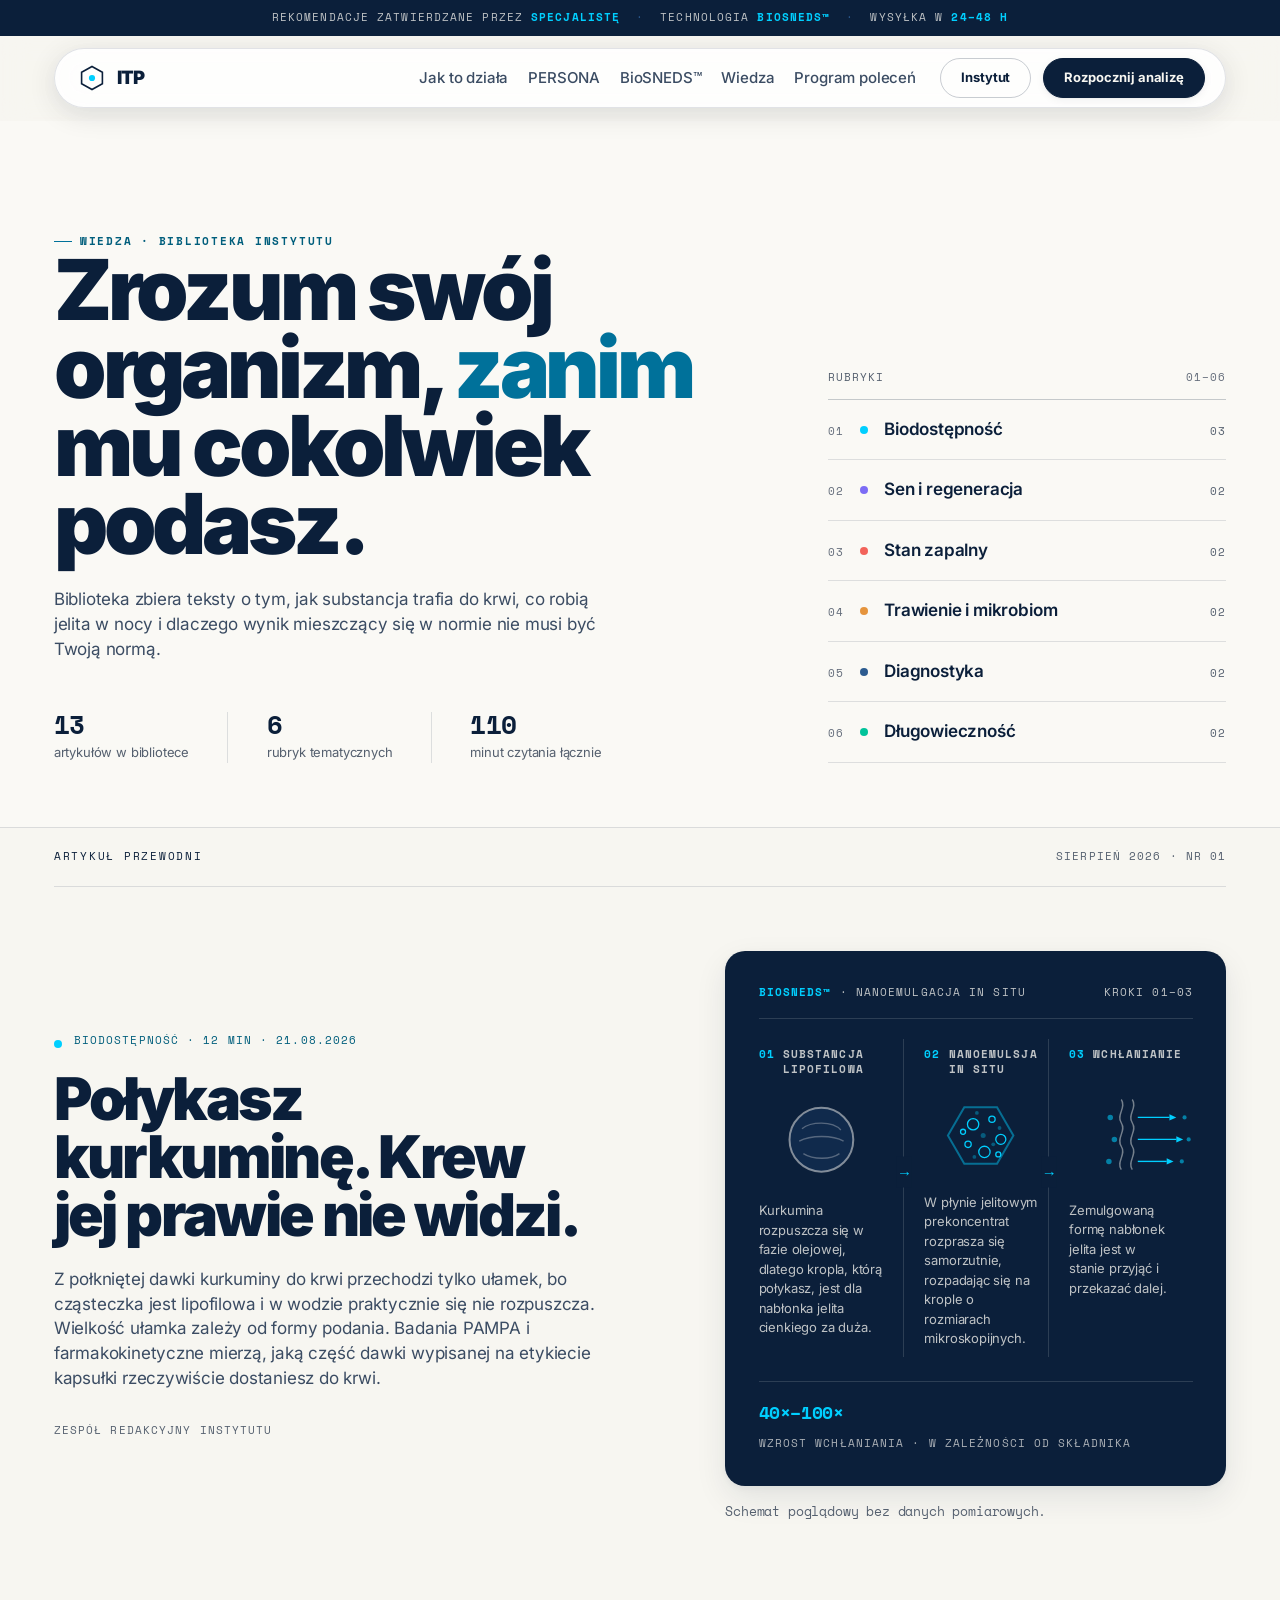
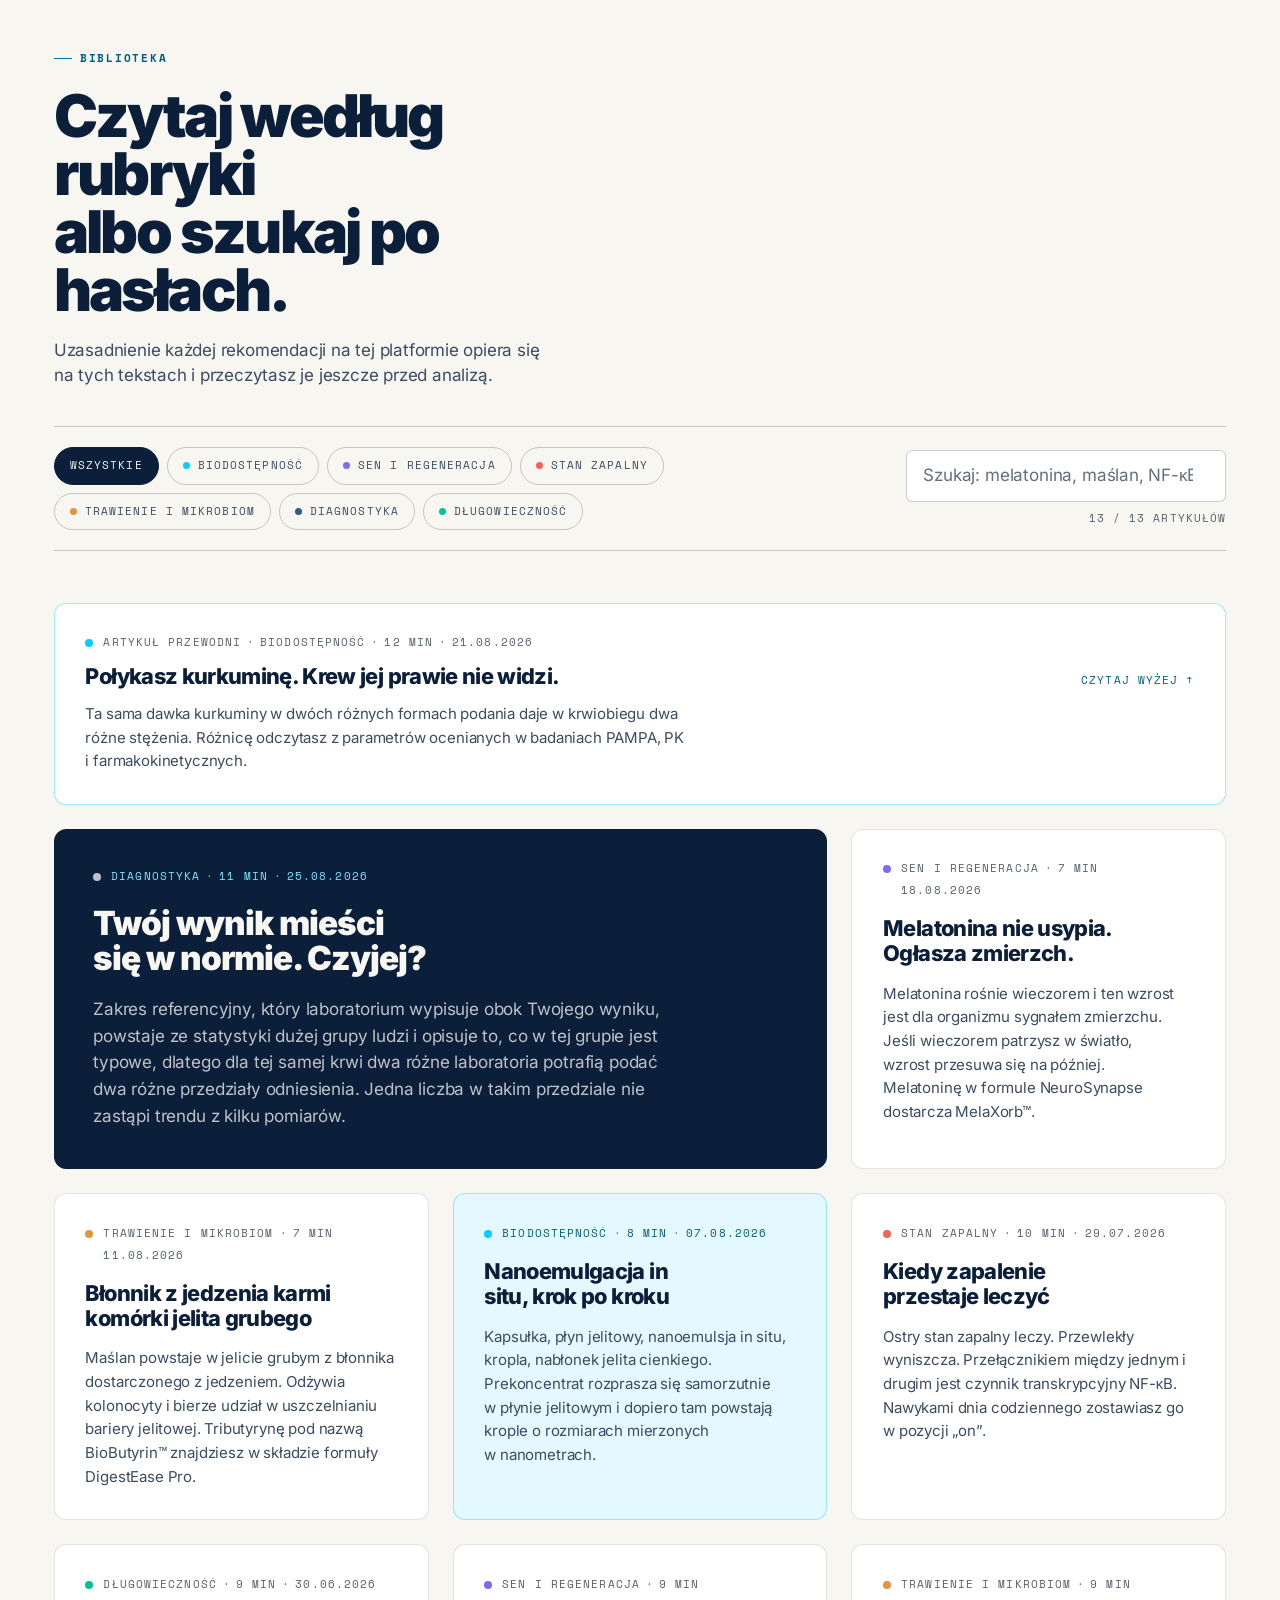
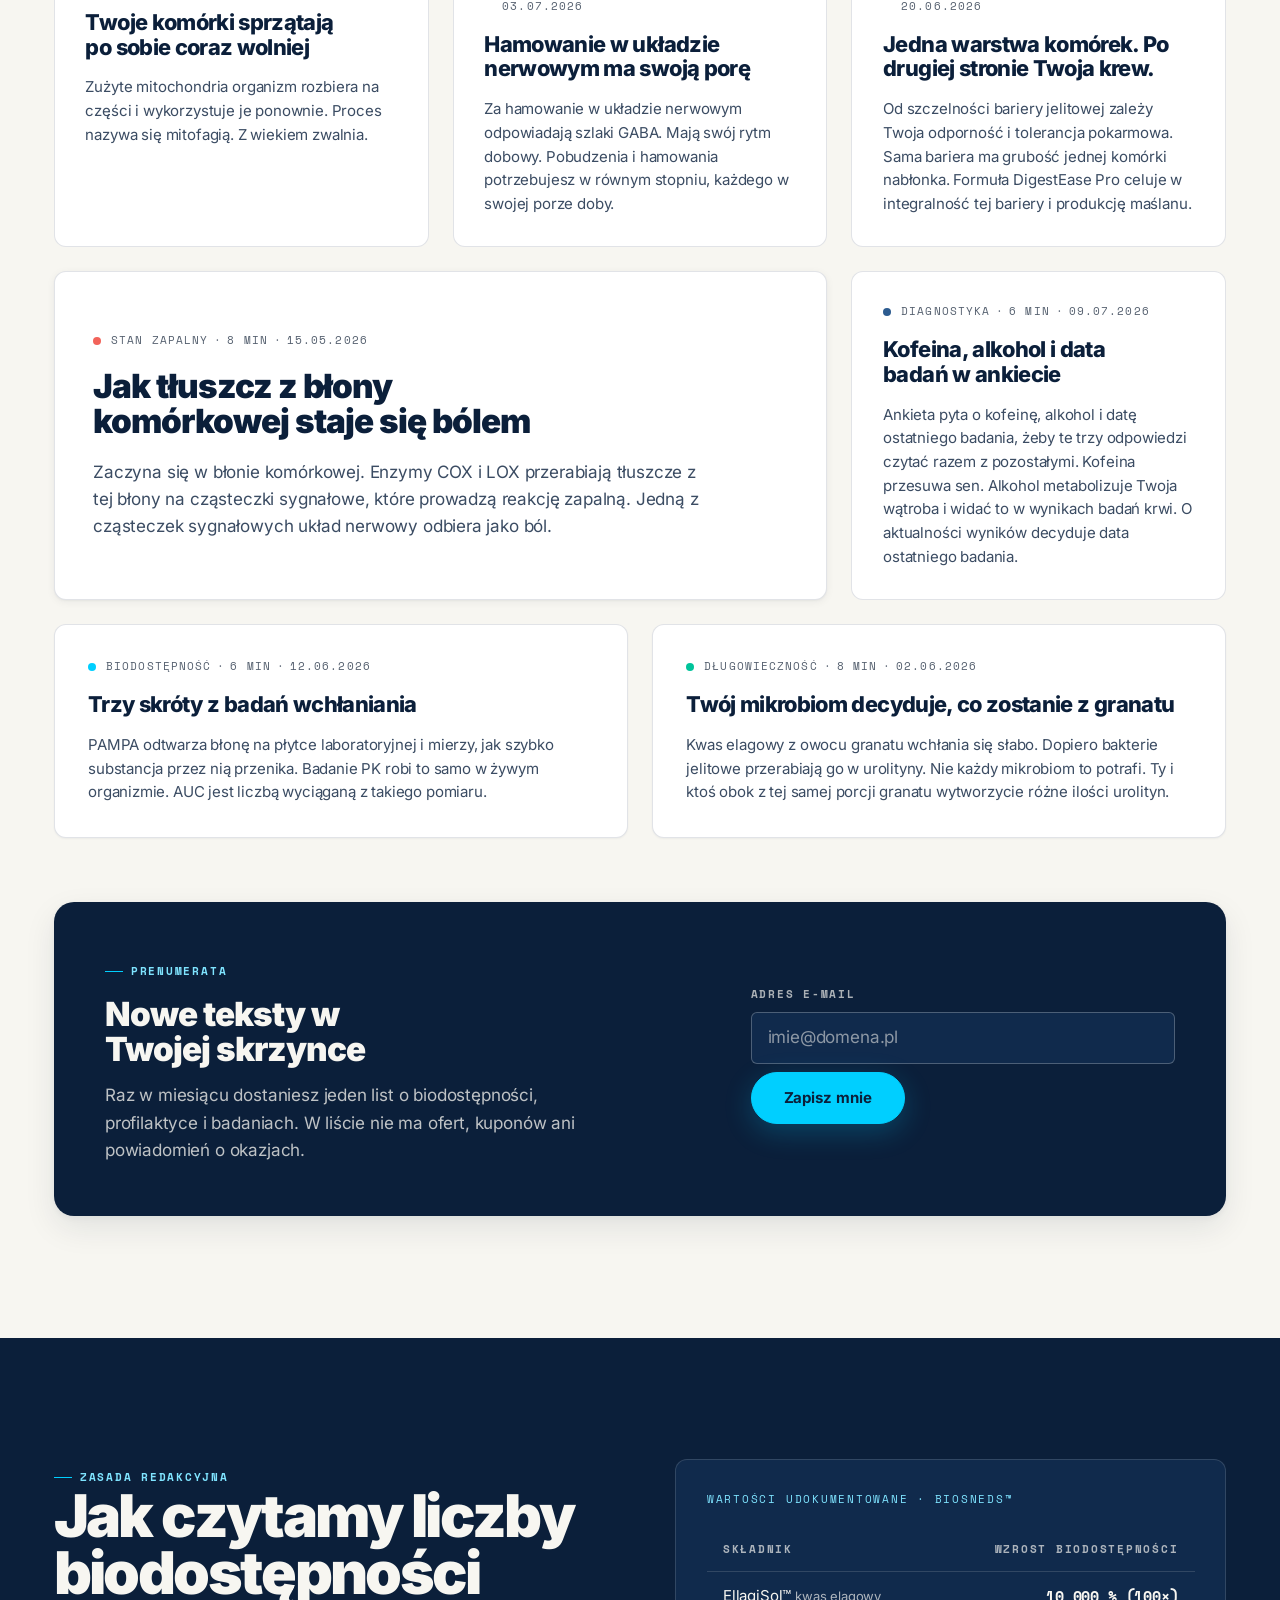
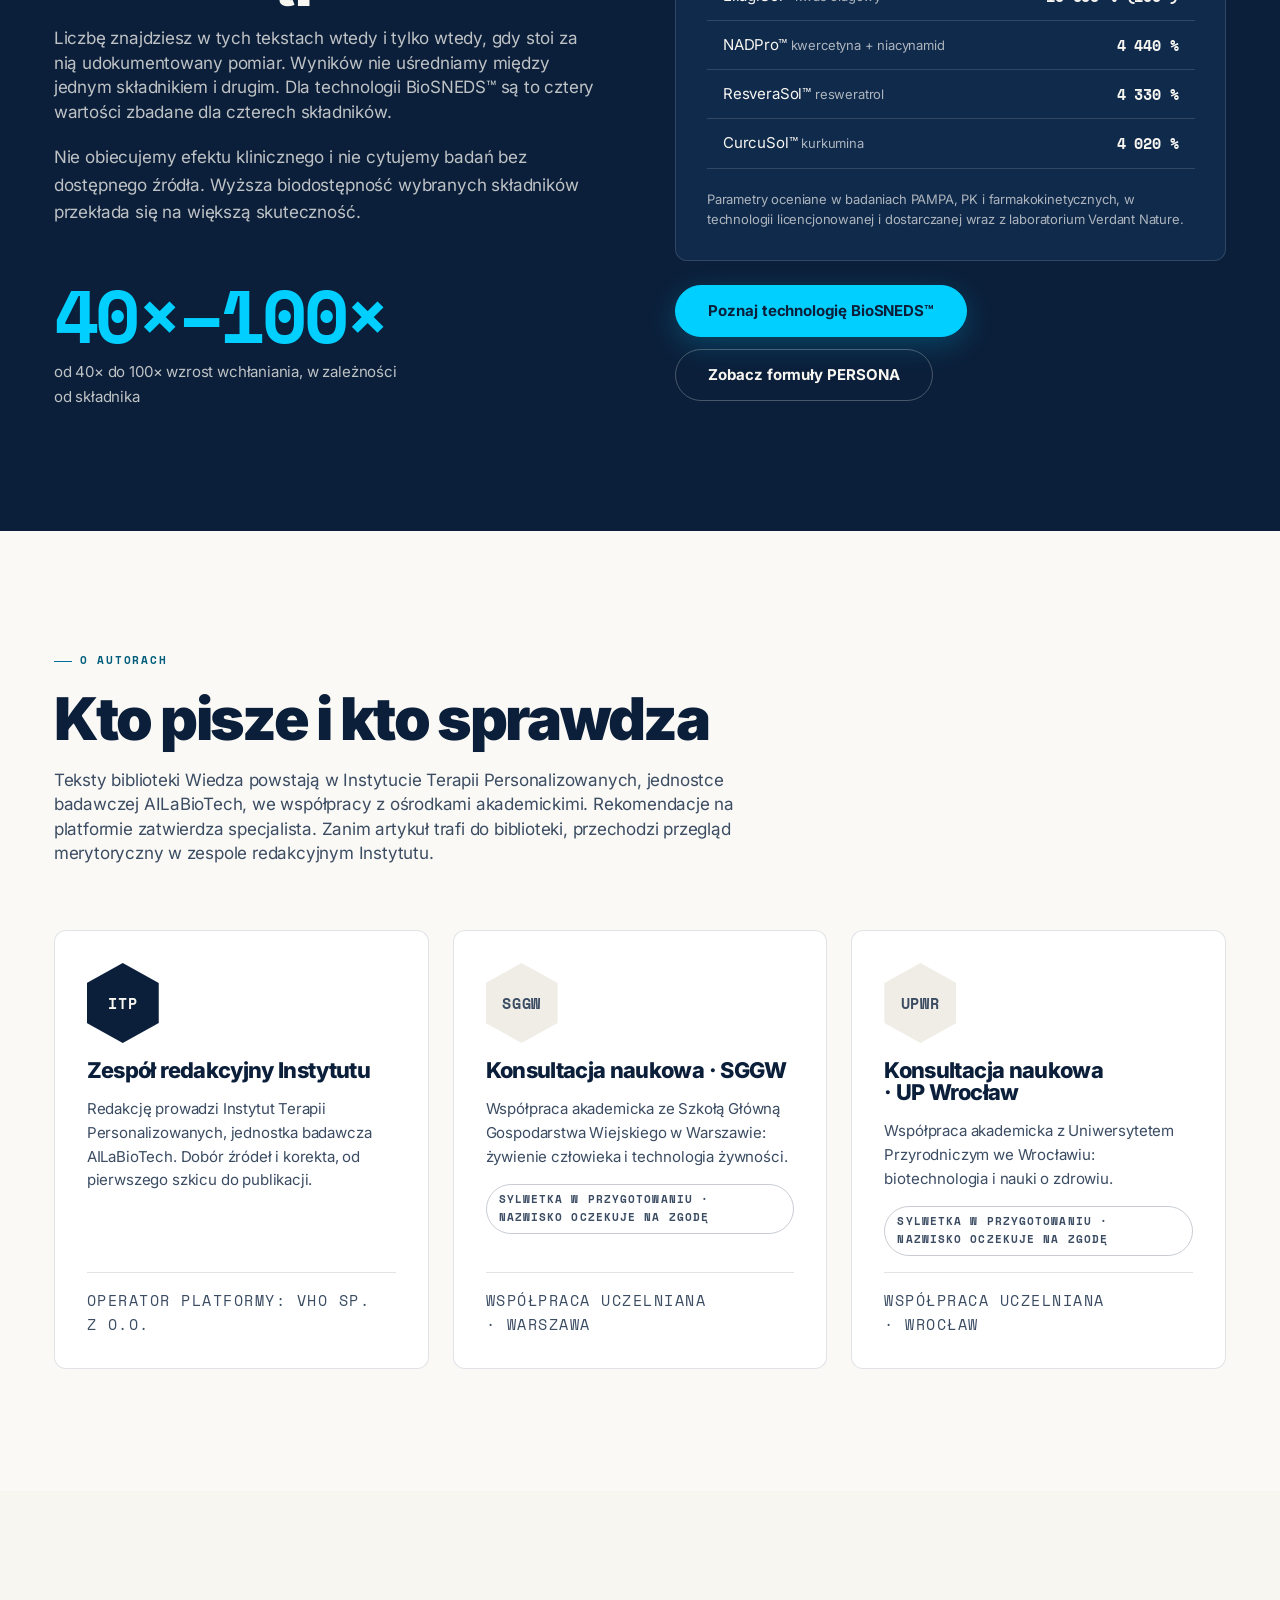
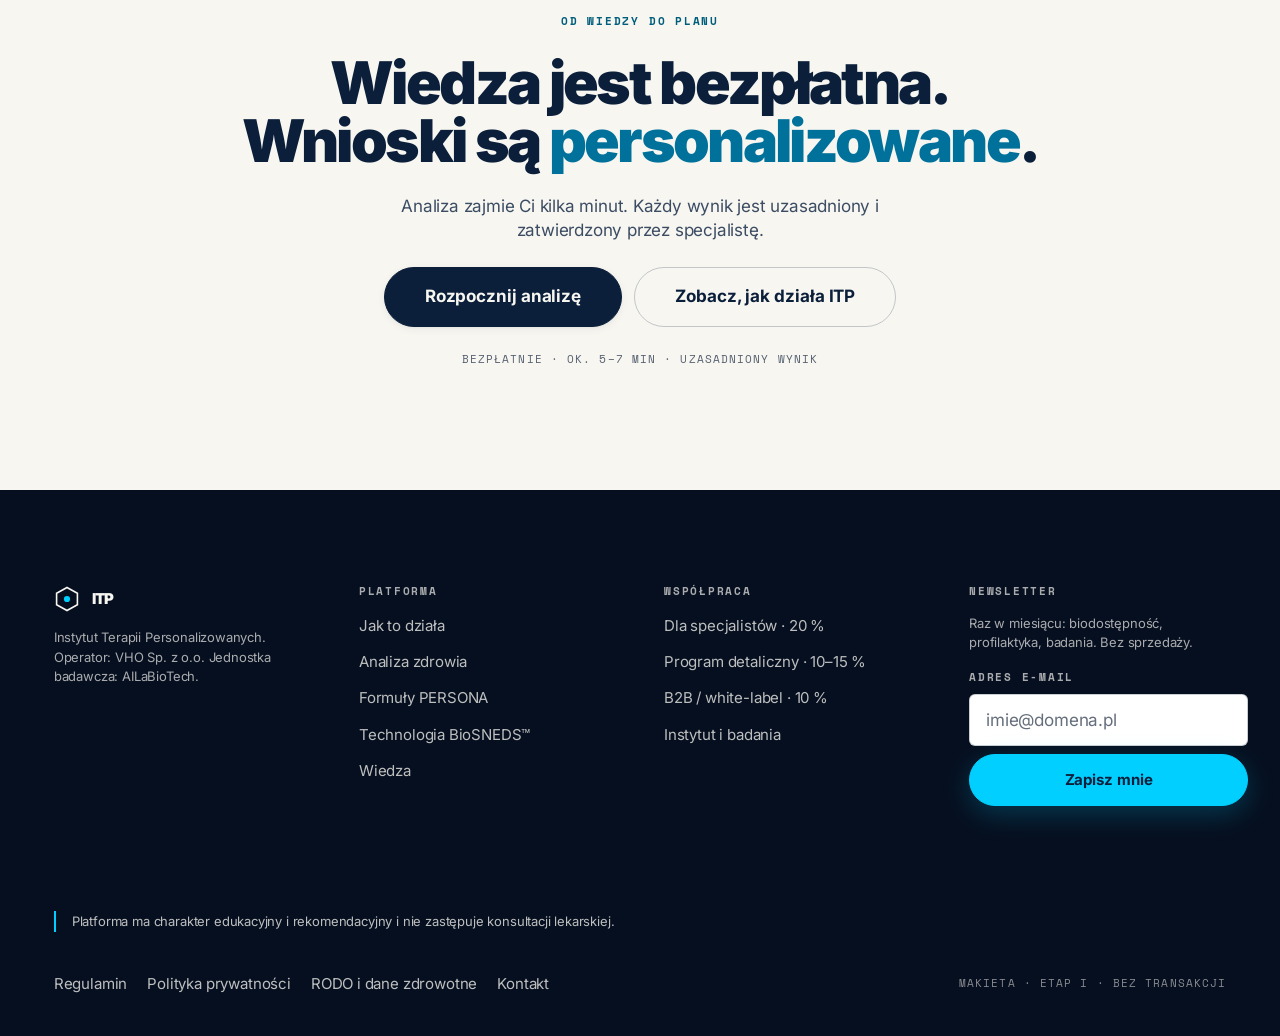
<file: mockups/blog.html>
<!doctype html>
<html lang="pl">
<head>
<meta charset="utf-8">
<meta name="viewport" content="width=device-width, initial-scale=1">
<title>Wiedza — biblioteka Instytutu | ITP</title>
<meta name="description" content="Biblioteka Wiedza Instytutu Terapii Personalizowanych. Jak substancja trafia do krwi, co robią jelita, gdy śpisz, i dlaczego wynik w normie nie musi być Twoją normą.">
<link rel="stylesheet" href="../styles/tokens.css">
<style>
/* ==========================================================================
   blog.html — page-specific styles only. Everything token-driven.
   ========================================================================== */

/* ------------------------------------------------------------- MASTHEAD */
.masthead { background: var(--ivory-bright); padding-block: clamp(64px, 8vw, 128px) clamp(40px, 5vw, 72px); }
.masthead__grid { display: grid; grid-template-columns: minmax(0, 7fr) minmax(0, 4fr);
                  grid-template-areas: "intro rubx" "stats rubx";
                  column-gap: clamp(40px, 6vw, 96px); row-gap: clamp(32px, 4vw, 56px);
                  align-items: end; }
.masthead__intro { grid-area: intro; }
.masthead__rubx { grid-area: rubx; }
.masthead__stats { grid-area: stats; align-self: end; }
.masthead h1 { max-width: 14ch; }
.masthead .t-lead { max-width: 52ch; margin-top: var(--sp-6); }

/* Rubryka index — mono ledger, each row applies the library filter */
.rubx-head { display: flex; justify-content: space-between; align-items: baseline;
             padding-bottom: var(--sp-3); border-bottom: 1px solid var(--line-strong); }
.rubx-list { list-style: none; margin: 0; padding: 0; }
.rubx { display: flex; width: 100%; align-items: baseline; gap: var(--sp-4);
        padding: var(--sp-4) 0; background: none; border: 0; border-bottom: 1px solid var(--line);
        cursor: pointer; text-align: left; color: var(--ink);
        transition: color var(--dur-1) var(--ease); }
.rubx:hover .rubx__name { color: var(--cyan-ink); }
.rubx__num { font-family: var(--font-mono); font-size: var(--t-micro);
             letter-spacing: var(--ls-mono); color: var(--ink-faint); }
.rubx__name { font-weight: var(--w-semi); font-size: var(--t-body); letter-spacing: -.01em; }
.rubx__count { margin-left: auto; font-family: var(--font-mono); font-size: var(--t-micro);
               letter-spacing: var(--ls-mono); color: var(--ink-muted); }
.rubx__dot { width: 8px; height: 8px; border-radius: 50%; background: var(--dot, var(--navy-500));
             flex: none; align-self: center; }

/* -------------------------------------------------------- LEAD FEATURE */
.feature-band { background: var(--ivory); border-top: 1px solid var(--line); }
.feature-rule { display: flex; justify-content: space-between; align-items: baseline;
                gap: var(--sp-4); padding-block: var(--sp-5); border-bottom: 1px solid var(--line); }
.feature { display: grid; grid-template-columns: minmax(0, 6fr) minmax(0, 5fr);
           gap: clamp(40px, 5.5vw, 88px); align-items: center;
           padding-block: clamp(40px, 5vw, 72px) clamp(40px, 5vw, 72px); }
.feature__kicker { display: flex; align-items: center; gap: var(--sp-3); }
.feature h2 { max-width: 18ch; margin-top: var(--sp-5); }
.feature h2 a { color: inherit; text-decoration: none; }
.feature h2 a:hover { text-decoration: underline; text-decoration-color: var(--cyan-deep);
                      text-decoration-thickness: 3px; text-underline-offset: 6px; }
.feature__stand { margin-top: var(--sp-6); max-width: 58ch; }
.feature__byline { display: flex; flex-wrap: wrap; align-items: center; gap: var(--sp-3);
                   margin-top: var(--sp-7); }

/* Three-step BioSNEDS schematic — labels and captions live in HTML so they
   render at system micro-label size; SVG strokes are non-scaling (2px). */
.feature__visual { background: var(--navy-900); border-radius: var(--r-lg);
                   padding: clamp(24px, 2.6vw, 40px); box-shadow: var(--sh-3); }
.fviz__top { display: flex; justify-content: space-between; gap: var(--sp-3);
             padding-bottom: var(--sp-4); margin-bottom: var(--sp-5);
             border-bottom: 1px solid var(--line-navy);
             font-family: var(--font-mono); font-size: var(--t-micro);
             letter-spacing: var(--ls-mono); text-transform: uppercase;
             color: var(--on-navy-soft); }
.fviz__top b { font-weight: var(--w-bold); color: var(--cyan); }
.fsteps { display: grid; grid-template-columns: repeat(3, minmax(0, 1fr)); }
.fstep { position: relative; display: grid; gap: var(--sp-4); align-content: start;
         padding: var(--sp-2) var(--sp-5); }
.fstep:first-child { padding-left: 0; }
.fstep:last-child { padding-right: 0; }
.fstep + .fstep { border-left: 1px solid var(--line-navy); }
.fstep + .fstep::before { content: '→'; position: absolute; left: 0; top: 42%;
                          transform: translate(-50%, -50%); color: var(--cyan);
                          background: var(--navy-900); font-size: 15px; line-height: 1;
                          padding-block: 8px; }
.fstep__label { display: flex; gap: var(--sp-2); align-items: baseline; min-height: 31px;
                font-family: var(--font-mono); font-size: var(--t-micro);
                font-weight: var(--w-bold); letter-spacing: var(--ls-mono);
                text-transform: uppercase; color: var(--on-navy-soft); line-height: 1.4; }
.fstep__num { color: var(--cyan); }
.fstep svg { width: 100%; height: auto; }
.fstep svg [stroke] { vector-effect: non-scaling-stroke; }
.fstep__sub { font-size: var(--t-caption); line-height: 1.5; color: var(--on-navy-soft); }
.fviz__foot { display: flex; flex-wrap: wrap; align-items: baseline; gap: var(--sp-2) var(--sp-3);
              margin-top: var(--sp-6); padding-top: var(--sp-4);
              border-top: 1px solid var(--line-navy); }
.fviz__foot .v { font-family: var(--font-mono); font-weight: var(--w-bold);
                 font-size: 1.125rem; letter-spacing: -.02em; color: var(--cyan);
                 font-feature-settings: 'tnum' 1; }
.fviz__foot .k { font-family: var(--font-mono); font-size: var(--t-micro);
                 letter-spacing: var(--ls-mono); text-transform: uppercase;
                 color: var(--on-navy-muted); }
.fviz__caption { margin-top: var(--sp-4); font-family: var(--font-mono); }

/* ------------------------------------------------------------- TOOLBAR */
.toolbar { display: flex; flex-wrap: wrap; align-items: center; gap: var(--sp-5);
           padding-block: var(--sp-5); margin-block: clamp(28px, 3vw, 44px) clamp(32px, 4vw, 56px);
           border-block: 1px solid var(--line-strong); }
.toolbar__filters { display: flex; flex-wrap: wrap; gap: var(--sp-2); flex: 1 1 460px; }
.fpill { display: inline-flex; align-items: center; gap: 8px;
         padding: 9px 15px; border: 1px solid var(--line-strong); border-radius: var(--r-pill);
         background: transparent; cursor: pointer;
         font-family: var(--font-mono); font-size: var(--t-micro);
         letter-spacing: var(--ls-mono); text-transform: uppercase; color: var(--ink-2);
         transition: border-color var(--dur-1) var(--ease), background var(--dur-1) var(--ease),
                     color var(--dur-1) var(--ease); }
.fpill:hover { border-color: var(--navy-900); color: var(--ink); }
.fpill[aria-pressed='true'] { background: var(--navy-900); border-color: var(--navy-900);
                              color: var(--ivory); }
.fpill__dot { width: 7px; height: 7px; border-radius: 50%; background: var(--dot, var(--navy-500)); }
.fpill[aria-pressed='true'] .fpill__dot { box-shadow: 0 0 0 2px rgba(247, 246, 241, .25); }
.toolbar__right { display: grid; gap: var(--sp-2); flex: 0 1 320px; margin-left: auto; }
.toolbar__right .input { min-width: 0; -webkit-appearance: none; appearance: none; }
.toolbar__count { font-size: var(--t-micro); letter-spacing: var(--ls-mono);
                  text-transform: uppercase; color: var(--ink-muted); text-align: right; }

/* -------------------------------------------------------- LIBRARY GRID */
.lib { display: grid; grid-template-columns: repeat(12, minmax(0, 1fr));
       grid-auto-flow: dense; gap: var(--sp-6); }
.art { grid-column: span 4; display: flex; flex-direction: column; gap: var(--sp-4);
       background: var(--ivory-white); border: 1px solid var(--line);
       border-radius: var(--r-md); padding: clamp(24px, 2.4vw, 32px); }
.art[hidden] { display: none; }
.art__kicker { display: flex; align-items: flex-start; gap: 10px;
               font-family: var(--font-mono); font-size: var(--t-micro);
               letter-spacing: var(--ls-mono); text-transform: uppercase;
               color: var(--ink-muted); }
.art__dot { width: 8px; height: 8px; border-radius: 50%; background: var(--dot, var(--navy-500));
            flex: none; margin-top: 5px; }
/* Kicker segments are flex items; the interpunct is a ::before on non-first
   items, clipped by .kclip when a segment opens a wrapped line — so no line
   ever starts with a hanging separator. */
.kclip { overflow: hidden; min-width: 0; }
.kw { display: flex; flex-wrap: wrap; row-gap: 4px; margin-left: -19px; }
.ks { white-space: nowrap; position: relative; margin-left: 19px; }
.ks::before { content: '·'; position: absolute; left: -13px; color: var(--ink-faint); }
.art__title { font-size: var(--t-display-4); font-weight: var(--w-extra);
              letter-spacing: var(--ls-head); line-height: 1.14; text-wrap: balance; }
.art__title a { color: inherit; text-decoration: none; }
.art__title a:hover { text-decoration: underline; text-decoration-color: var(--cyan-deep);
                      text-decoration-thickness: 2px; text-underline-offset: 4px; }
.art__lede { font-size: var(--t-body-sm); line-height: 1.58; color: var(--ink-2); }
.art--hero { grid-column: span 8; background: var(--navy-900); border-color: var(--navy-900);
             padding: clamp(28px, 3vw, 44px); gap: var(--sp-5); justify-content: center; }
.art--hero .art__title { color: var(--on-navy); font-size: var(--t-display-3);
                         font-weight: var(--w-black); line-height: 1.05; max-width: 22ch; }
.art--hero .art__title a:hover { text-decoration-color: var(--cyan); }
.art--hero .art__lede { color: var(--on-navy-soft); font-size: var(--t-body); max-width: 52ch; }
.art--hero .art__kicker { color: var(--cyan-soft); }
.art--hero .art__kicker .art__dot { --dot: var(--on-navy-soft); }
.art--hero .ks::before { color: var(--on-navy-muted); }
.art--wide { grid-column: span 8; box-shadow: var(--sh-2);
             padding: clamp(28px, 3vw, 44px); gap: var(--sp-5); justify-content: center; }
.art--wide .art__title { font-size: var(--t-display-3); font-weight: var(--w-black);
                         line-height: 1.05; max-width: 22ch; }
.art--wide .art__lede { font-size: var(--t-body); max-width: 56ch; }
.art--tech { background: var(--cyan-wash); border-color: var(--line-cyan); }
.art--tech .art__kicker { color: var(--cyan-ink); }
.art--half { grid-column: span 6; box-shadow: var(--sh-1); padding: clamp(26px, 2.6vw, 36px); }
/* Index entry for the lead feature — folds it into the filterable corpus */
.art--lead { grid-column: 1 / -1; border-color: var(--line-cyan); box-shadow: var(--sh-1);
             gap: var(--sp-3); }
.art__leadrow { display: flex; align-items: baseline; justify-content: space-between;
                flex-wrap: wrap; gap: var(--sp-3) var(--sp-6); }
.art--lead .art__lede { max-width: 76ch; }
.art__go { font-family: var(--font-mono); font-size: var(--t-micro);
           letter-spacing: var(--ls-mono); text-transform: uppercase;
           color: var(--cyan-ink); white-space: nowrap; }
.lib-span { grid-column: 1 / -1; }

/* Empty state */
.lib-empty { display: grid; justify-items: center; gap: var(--sp-4); text-align: center;
             padding: clamp(48px, 6vw, 88px) var(--sp-6);
             border: 1px dashed var(--line-strong); border-radius: var(--r-md);
             background: var(--ivory-bright); }
.lib-empty[hidden] { display: none; }
.lib-empty h3 { font-size: var(--t-display-4); font-weight: var(--w-extra);
                letter-spacing: var(--ls-head); }
.lib-empty p { max-width: 44ch; color: var(--ink-2); font-size: var(--t-body-sm); }

/* In-body newsletter — navy panel closing the library */
.lib-news { margin-top: clamp(40px, 5vw, 72px); background: var(--navy-900);
            border-radius: var(--r-lg); padding: clamp(32px, 4vw, 56px);
            display: grid; grid-template-columns: minmax(0, 7fr) minmax(0, 5fr);
            gap: clamp(32px, 4vw, 64px); align-items: center; box-shadow: var(--sh-3); }
.lib-news h3 { color: var(--on-navy); font-size: var(--t-display-3);
               font-weight: var(--w-black); letter-spacing: var(--ls-head);
               line-height: 1.04; max-width: 18ch; margin-top: var(--sp-4); }
.lib-news p { color: var(--on-navy-soft); }
.lib-news form .btn { justify-self: start; }

/* ------------------------------------------------------------ EXPLAINER */
.explain__grid { display: grid; grid-template-columns: minmax(0, 6fr) minmax(0, 6fr);
                 gap: clamp(40px, 5.5vw, 96px); align-items: start; }
.explain__figure { margin-top: clamp(32px, 4vw, 56px); display: grid; gap: var(--sp-2); }
.explain__range { font-family: var(--font-mono); font-weight: var(--w-bold);
                  font-size: clamp(2.7rem, 5.8vw, 5rem); letter-spacing: -.045em;
                  white-space: nowrap;
                  line-height: 1; color: var(--cyan); font-feature-settings: 'tnum' 1; }
.explain__rangelabel { font-size: var(--t-body-sm); color: var(--on-navy-soft); max-width: 40ch; }
.explain__tablecard { background: var(--navy-800); border: 1px solid var(--line-navy);
                      border-radius: var(--r-md); padding: clamp(20px, 2.4vw, 32px); }
.explain__note { margin-top: var(--sp-5); font-size: var(--t-caption); color: var(--on-navy-muted);
                 line-height: 1.55; }

/* -------------------------------------------------------------- AUTORZY */
.authors__intro { max-width: 64ch; }
.author { display: flex; flex-direction: column; gap: var(--sp-4);
          background: var(--ivory-white); border: 1px solid var(--line);
          border-radius: var(--r-md); padding: clamp(24px, 2.6vw, 32px); }
.author__mark { width: 72px; height: 80px; display: grid; place-items: center;
                clip-path: polygon(50% 0, 100% 25%, 100% 75%, 50% 100%, 0 75%, 0 25%);
                background: var(--navy-900); color: var(--on-navy);
                font-family: var(--font-mono); font-weight: var(--w-bold);
                font-size: var(--t-body-sm); letter-spacing: .06em; }
.author__mark--outline { background: var(--ivory-sunk); color: var(--ink-2); }
.author h3 { font-size: var(--t-display-4); font-weight: var(--w-extra);
             letter-spacing: var(--ls-head); }
.author p { font-size: var(--t-body-sm); color: var(--ink-2); line-height: 1.58; }
.author .chip { align-self: flex-start; }
.author__foot { margin-top: auto; padding-top: var(--sp-4); border-top: 1px solid var(--line);
                font-family: var(--font-mono); font-size: var(--t-micro);
                letter-spacing: var(--ls-mono); text-transform: uppercase;
                color: var(--ink-muted); }

/* ------------------------------------------------------------ CTA CLOSE */
.cta-close { text-align: center; display: grid; justify-items: center; gap: var(--sp-6); }
.cta-close h2 { max-width: 20ch; }
.cta-close .t-lead { max-width: 48ch; }

/* ----------------------------------------------------------- RESPONSIVE */
@media (max-width: 1080px) {
  .masthead__grid { grid-template-columns: minmax(0, 1fr);
                    grid-template-areas: "intro" "rubx" "stats"; align-items: start; }
  .feature { grid-template-columns: minmax(0, 1fr); }
  .lib { grid-template-columns: repeat(6, minmax(0, 1fr)); }
  .art { grid-column: span 3; }
  .art--hero, .art--wide, .art--half { grid-column: span 6; }
  .art--lead { grid-column: 1 / -1; }
  .explain__grid { grid-template-columns: minmax(0, 1fr); }
  .lib-news { grid-template-columns: minmax(0, 1fr); }
}
@media (max-width: 680px) {
  .masthead { padding-block: 44px 56px; }
  .masthead__grid { row-gap: var(--sp-7); }
  .masthead .t-lead { font-size: 0.96875rem; }
  .masthead__stats { display: grid; grid-template-columns: repeat(3, minmax(0, 1fr));
                     gap: var(--sp-4); }
  .masthead__stats > .stat + .stat { padding-left: var(--sp-4); }
  .masthead__stats .stat__label { font-size: var(--t-micro); }
  .fsteps { grid-template-columns: minmax(0, 1fr); }
  .fstep { padding: 14px 0; gap: var(--sp-3); }
  .fstep:first-child { padding-top: 0; }
  .fstep:last-child { padding-bottom: 0; }
  .fstep + .fstep { border-left: 0; border-top: 1px solid var(--line-navy); }
  .fstep + .fstep::before { content: '↓'; left: 50%; top: 0;
                            padding: 0 10px; }
  .fstep svg { max-width: 140px; margin-inline: auto; }
  .fstep__label { min-height: 0; }
  .feature { padding-block: 32px 36px; gap: 36px; }
  .feature__visual { padding: 20px; }
  .fviz__top { flex-direction: column; gap: 4px; padding-bottom: var(--sp-3);
               margin-bottom: var(--sp-4); }
  .fviz__top span { white-space: nowrap; }
  .fviz__foot { margin-top: var(--sp-4); }
  .lib { grid-template-columns: minmax(0, 1fr); }
  .art, .art--hero, .art--wide, .art--half, .art--lead { grid-column: auto; }
  .toolbar__right { flex-basis: 100%; margin-left: 0; }
  .toolbar__count { text-align: left; }
  .feature-rule { flex-direction: column; gap: var(--sp-2); }
}
</style>
</head>
<body>

<!-- --------------------------------------------------- FRAGMENT 1 · SKIP -->
<a class="skip-link" href="#main">Przejdź do treści</a>

<!-- ------------------------------------- FRAGMENT 2 · TRUST BAR (doc 7.1 §0) -->
<div class="trustbar">
  <div class="trustbar__inner">
    <span>Rekomendacje zatwierdzane przez <b>specjalistę</b></span>
    <span class="trustbar__dot" aria-hidden="true">·</span>
    <span>Technologia <b>BioSNEDS™</b></span>
    <span class="trustbar__dot" aria-hidden="true">·</span>
    <span>Wysyłka w <b>24–48 h</b></span>
  </div>
</div>

<!-- ------------------------------------------------- FRAGMENT 3 · HEADER -->
<header class="sitehead">
  <div class="wrap">
    <div class="sitehead__bar">
      <a class="sitehead__brand" href="hero.html">
        <svg width="26" height="26" viewBox="0 0 26 26" fill="none" aria-hidden="true">
          <path d="M13 1.5 23.4 7.25v11.5L13 24.5 2.6 18.75V7.25L13 1.5Z"
                stroke="#0B1F3A" stroke-width="1.6"/>
          <circle cx="13" cy="13" r="3.1" fill="#00CFFF"/>
        </svg>
        ITP
      </a>
      <nav class="sitehead__nav" aria-label="Główna nawigacja">
        <a href="hero.html#jak-to-dziala">Jak to działa</a>
        <a href="product.html">PERSONA</a>
        <a href="biosneds.html">BioSNEDS™</a>
        <a href="blog.html" aria-current="page">Wiedza</a>
        <a href="affiliate.html">Program poleceń</a>
      </nav>
      <div class="sitehead__actions">
        <a class="btn btn--ghost btn--sm btn--nav-hide" href="hero.html#instytut">Instytut</a>
        <a class="btn btn--primary btn--sm" href="quiz.html">Rozpocznij analizę</a>
      </div>
      <button class="menu-toggle" type="button"
              data-itp-menu-toggle
              aria-expanded="false"
              aria-controls="itp-menu-panel"
              aria-label="Otwórz menu"
              data-label-open="Otwórz menu"
              data-label-close="Zamknij menu">
        <svg width="18" height="12" viewBox="0 0 18 12" aria-hidden="true">
          <path d="M0 1h18M0 6h18M0 11h18" stroke="#0B1F3A" stroke-width="1.6"/>
        </svg>
      </button>
    </div>
    <div class="menu-panel" id="itp-menu-panel">
      <a href="hero.html#jak-to-dziala">Jak to działa</a>
      <a href="product.html">PERSONA</a>
      <a href="biosneds.html">BioSNEDS™</a>
      <a href="blog.html" aria-current="page">Wiedza</a>
      <a href="affiliate.html">Program poleceń</a>
      <a href="hero.html#instytut">Instytut</a>
      <a class="btn btn--primary btn--block" href="quiz.html">Rozpocznij analizę</a>
    </div>
  </div>
</header>

<main id="main">

  <!-- ============================================================ MASTHEAD -->
  <section class="masthead">
    <div class="wrap">
      <div class="masthead__grid">
        <div class="masthead__intro">
          <p class="eyebrow">Wiedza · Biblioteka Instytutu</p>
          <h1 class="t-d1">Zrozum swój organizm, <span class="t-accent">zanim</span> mu cokolwiek podasz.</h1>
          <p class="t-lead">Biblioteka zbiera teksty o tym, jak substancja trafia do krwi,
             co robią jelita w nocy i dlaczego wynik mieszczący się w normie nie musi być
             Twoją normą.</p>
        </div>
        <div class="stat-row masthead__stats" data-itp-reveal>
          <div class="stat">
            <span class="stat__num">13</span>
            <span class="stat__label">artykułów w bibliotece</span>
          </div>
          <div class="stat">
            <span class="stat__num">6</span>
            <span class="stat__label">rubryk tematycznych</span>
          </div>
          <div class="stat">
            <span class="stat__num">110</span>
            <span class="stat__label">minut czytania łącznie</span>
          </div>
        </div>
        <div class="masthead__rubx" data-itp-reveal>
          <div class="rubx-head">
            <span class="mono" style="font-size:var(--t-micro);letter-spacing:var(--ls-mono);text-transform:uppercase;color:var(--ink-muted)">Rubryki</span>
            <span class="mono" style="font-size:var(--t-micro);letter-spacing:var(--ls-mono);color:var(--ink-faint)">01–06</span>
          </div>
          <ul class="rubx-list">
            <li><button type="button" class="rubx" data-jump="biodostepnosc">
              <span class="rubx__num">01</span><span class="rubx__dot" style="--dot:var(--cyan)"></span>
              <span class="rubx__name">Biodostępność</span><span class="rubx__count">03</span></button></li>
            <li><button type="button" class="rubx" data-jump="sen">
              <span class="rubx__num">02</span><span class="rubx__dot" style="--dot:var(--f2-neuro)"></span>
              <span class="rubx__name">Sen i regeneracja</span><span class="rubx__count">02</span></button></li>
            <li><button type="button" class="rubx" data-jump="zapalny">
              <span class="rubx__num">03</span><span class="rubx__dot" style="--dot:var(--f3-inflam)"></span>
              <span class="rubx__name">Stan zapalny</span><span class="rubx__count">02</span></button></li>
            <li><button type="button" class="rubx" data-jump="trawienie">
              <span class="rubx__num">04</span><span class="rubx__dot" style="--dot:var(--f1-digest)"></span>
              <span class="rubx__name">Trawienie i mikrobiom</span><span class="rubx__count">02</span></button></li>
            <li><button type="button" class="rubx" data-jump="diagnostyka">
              <span class="rubx__num">05</span><span class="rubx__dot" style="--dot:var(--navy-500)"></span>
              <span class="rubx__name">Diagnostyka</span><span class="rubx__count">02</span></button></li>
            <li><button type="button" class="rubx" data-jump="dlugowiecznosc">
              <span class="rubx__num">06</span><span class="rubx__dot" style="--dot:var(--f4-vital)"></span>
              <span class="rubx__name">Długowieczność</span><span class="rubx__count">02</span></button></li>
          </ul>
        </div>
      </div>
    </div>
  </section>

  <!-- ======================================================== LEAD FEATURE -->
  <section class="feature-band" id="przewodni" aria-labelledby="feature-title">
    <div class="wrap">
      <div class="feature-rule">
        <span class="mono" style="font-size:var(--t-micro);letter-spacing:var(--ls-mono-wide);text-transform:uppercase;color:var(--ink)">Artykuł przewodni</span>
        <span class="mono" style="font-size:var(--t-micro);letter-spacing:var(--ls-mono);text-transform:uppercase;color:var(--ink-muted)">Sierpień 2026 · nr 01</span>
      </div>
      <article class="feature">
        <div data-itp-reveal>
          <p class="feature__kicker mono" style="font-size:var(--t-micro);letter-spacing:var(--ls-mono);text-transform:uppercase;color:var(--cyan-ink)">
            <span class="art__dot" style="--dot:var(--cyan)"></span>
            Biodostępność · 12 min · 21.08.2026
          </p>
          <h2 class="t-d2" id="feature-title"><a href="biosneds.html#mechanizm">Połykasz kurkuminę. Krew jej prawie nie widzi.</a></h2>
          <p class="t-lead feature__stand">Z połkniętej dawki kurkuminy do krwi przechodzi
             tylko ułamek, bo cząsteczka jest lipofilowa i w wodzie praktycznie się nie
             rozpuszcza. Wielkość ułamka zależy od formy podania. Badania PAMPA
             i farmakokinetyczne mierzą, jaką część dawki wypisanej na etykiecie kapsułki
             rzeczywiście dostaniesz do krwi.</p>
          <div class="feature__byline">
            <span class="mono" style="font-size:var(--t-micro);letter-spacing:var(--ls-mono);text-transform:uppercase;color:var(--ink-muted)">Zespół redakcyjny Instytutu</span>
          </div>
        </div>
        <div data-itp-reveal>
          <div class="feature__visual" role="img"
               aria-label="Schemat poglądowy w trzech krokach: substancja lipofilowa przechodzi w nanoemulsję in situ i zostaje wchłonięta przez nabłonek jelita. Udokumentowany efekt: od 40× do 100× wzrost wchłaniania, w zależności od składnika.">
            <div class="fviz__top" aria-hidden="true">
              <span><b>BioSNEDS™</b> · nanoemulgacja in situ</span>
              <span>Kroki 01–03</span>
            </div>
            <div class="fsteps" aria-hidden="true">
              <div class="fstep">
                <p class="fstep__label"><span class="fstep__num">01</span> Substancja lipofilowa</p>
                <svg viewBox="0 0 180 132">
                  <circle cx="90" cy="66" r="46" fill="#102A4C" stroke="rgba(247,246,241,.5)" stroke-width="2"/>
                  <g stroke="rgba(247,246,241,.3)" stroke-width="2" fill="none">
                    <path d="M62 50c12-10 44-12 56 2"/>
                    <path d="M58 68c16-9 49-9 64 0"/>
                    <path d="M64 86c14 9 40 9 52 0"/>
                  </g>
                </svg>
                <p class="fstep__sub">Kurkumina rozpuszcza się w fazie olejowej, dlatego kropla, którą połykasz, jest dla nabłonka jelita cienkiego za duża.</p>
              </div>
              <div class="fstep">
                <p class="fstep__label"><span class="fstep__num">02</span> Nanoemulsja in situ</p>
                <svg viewBox="0 0 180 132">
                  <path d="M142 66 116 111H64L38 66 64 21h52Z" fill="none" stroke="rgba(0,207,255,.45)" stroke-width="2"/>
                  <g stroke="#00CFFF" stroke-width="2" fill="none">
                    <circle cx="78" cy="48" r="9"/>
                    <circle cx="108" cy="40" r="5"/>
                    <circle cx="122" cy="72" r="8"/>
                    <circle cx="70" cy="80" r="5"/>
                    <circle cx="96" cy="92" r="9"/>
                    <circle cx="118" cy="96" r="4"/>
                    <circle cx="62" cy="60" r="4"/>
                  </g>
                  <g fill="rgba(0,207,255,.34)">
                    <circle cx="94" cy="66" r="4"/>
                    <circle cx="110" cy="80" r="3"/>
                    <circle cx="80" cy="100" r="3"/>
                    <circle cx="84" cy="30" r="3"/>
                    <circle cx="120" cy="54" r="3"/>
                  </g>
                </svg>
                <p class="fstep__sub">W płynie jelitowym prekoncentrat rozprasza się samorzutnie, rozpadając się na krople o rozmiarach mikroskopijnych.</p>
              </div>
              <div class="fstep">
                <p class="fstep__label"><span class="fstep__num">03</span> Wchłanianie</p>
                <svg viewBox="0 0 180 132">
                  <g stroke="rgba(247,246,241,.45)" stroke-width="2" fill="none">
                    <path d="M76 8c8 12-8 22 0 34s-8 22 0 34-8 22 0 34"/>
                    <path d="M92 8c8 12-8 22 0 34s-8 22 0 34-8 22 0 34"/>
                  </g>
                  <g stroke="#00CFFF" stroke-width="2">
                    <line x1="100" y1="34" x2="146" y2="34"/>
                    <line x1="100" y1="66" x2="156" y2="66"/>
                    <line x1="100" y1="98" x2="142" y2="98"/>
                  </g>
                  <g fill="#00CFFF">
                    <path d="M146 29.5l10 4.5-10 4.5z"/>
                    <path d="M156 61.5l10 4.5-10 4.5z"/>
                    <path d="M142 93.5l10 4.5-10 4.5z"/>
                  </g>
                  <g fill="rgba(0,207,255,.55)">
                    <circle cx="60" cy="34" r="4"/>
                    <circle cx="66" cy="66" r="4"/>
                    <circle cx="58" cy="98" r="4"/>
                    <circle cx="168" cy="34" r="3"/>
                    <circle cx="174" cy="66" r="3"/>
                    <circle cx="164" cy="98" r="3"/>
                  </g>
                </svg>
                <p class="fstep__sub">Zemulgowaną formę nabłonek jelita jest w stanie przyjąć i przekazać dalej.</p>
              </div>
            </div>
            <div class="fviz__foot" aria-hidden="true">
              <span class="v">40×–100×</span>
              <span class="k">wzrost wchłaniania · w zależności od składnika</span>
            </div>
          </div>
          <p class="t-caption mono fviz__caption">Schemat poglądowy bez danych pomiarowych.</p>
        </div>
      </article>
    </div>
  </section>

  <!-- ============================================================= LIBRARY -->
  <section class="section section--ivory" id="biblioteka" aria-labelledby="lib-title" style="padding-top:clamp(40px,5vw,72px)">
    <div class="wrap">
      <div class="section-head">
        <p class="eyebrow">Biblioteka</p>
        <h2 class="t-d2" id="lib-title" tabindex="-1">Czytaj według rubryki<br>albo szukaj po hasłach.</h2>
        <p class="t-lead" style="max-width:52ch">Uzasadnienie każdej rekomendacji na tej
           platformie opiera się na tych tekstach i przeczytasz je jeszcze przed
           analizą.</p>
      </div>

      <div class="toolbar" data-itp-reveal>
        <div class="toolbar__filters" role="group" aria-label="Filtruj artykuły według rubryki">
          <button type="button" class="fpill" data-rub="all" aria-pressed="true">Wszystkie</button>
          <button type="button" class="fpill" data-rub="biodostepnosc" aria-pressed="false">
            <span class="fpill__dot" style="--dot:var(--cyan)"></span>Biodostępność</button>
          <button type="button" class="fpill" data-rub="sen" aria-pressed="false">
            <span class="fpill__dot" style="--dot:var(--f2-neuro)"></span>Sen i regeneracja</button>
          <button type="button" class="fpill" data-rub="zapalny" aria-pressed="false">
            <span class="fpill__dot" style="--dot:var(--f3-inflam)"></span>Stan zapalny</button>
          <button type="button" class="fpill" data-rub="trawienie" aria-pressed="false">
            <span class="fpill__dot" style="--dot:var(--f1-digest)"></span>Trawienie i mikrobiom</button>
          <button type="button" class="fpill" data-rub="diagnostyka" aria-pressed="false">
            <span class="fpill__dot" style="--dot:var(--navy-500)"></span>Diagnostyka</button>
          <button type="button" class="fpill" data-rub="dlugowiecznosc" aria-pressed="false">
            <span class="fpill__dot" style="--dot:var(--f4-vital)"></span>Długowieczność</button>
        </div>
        <div class="toolbar__right">
          <label class="visually-hidden" for="lib-q">Szukaj w tytułach i zajawkach</label>
          <input class="input" type="search" id="lib-q" name="q" autocomplete="off"
                 placeholder="Szukaj: melatonina, maślan, NF-κB…">
          <p class="toolbar__count mono" id="lib-count" role="status" aria-live="polite">13 / 13 artykułów</p>
        </div>
      </div>

      <div class="lib" id="lib">

        <article class="art art--lead" data-rub="biodostepnosc" data-itp-reveal
                 data-keywords="wchłanianie kurkumina biodostępność badanie farmakokinetyka pampa forma podania">
          <p class="art__kicker"><span class="art__dot" style="--dot:var(--cyan)"></span><span class="kclip"><span class="kw"><span class="ks">Artykuł przewodni</span><span class="ks">Biodostępność</span><span class="ks">12 min</span><span class="ks">21.08.2026</span></span></span></p>
          <div class="art__leadrow">
            <h3 class="art__title"><a href="#przewodni">Połykasz kurkuminę. Krew jej prawie nie widzi.</a></h3>
            <span class="art__go" aria-hidden="true">Czytaj wyżej ↑</span>
          </div>
          <p class="art__lede">Ta sama dawka kurkuminy w dwóch różnych formach podania daje
             w krwiobiegu dwa różne stężenia. Różnicę odczytasz z parametrów ocenianych
             w badaniach PAMPA, PK i farmakokinetycznych.</p>
        </article>

        <article class="art art--hero" data-rub="diagnostyka" data-itp-reveal
                 data-keywords="wyniki badań krew laboratorium zakres referencyjny norma pomiar trend diagnostyka">
          <p class="art__kicker"><span class="art__dot"></span><span class="kclip"><span class="kw"><span class="ks">Diagnostyka</span><span class="ks">11 min</span><span class="ks">25.08.2026</span></span></span></p>
          <h3 class="art__title"><a href="result.html">Twój wynik mieści się w normie. Czyjej?</a></h3>
          <p class="art__lede">Zakres referencyjny, który laboratorium wypisuje obok Twojego
             wyniku, powstaje ze statystyki dużej grupy ludzi i opisuje to, co w tej grupie jest
             typowe, dlatego dla tej samej krwi dwa różne laboratoria potrafią podać dwa różne
             przedziały odniesienia. Jedna liczba w takim przedziale nie zastąpi trendu
             z kilku pomiarów.</p>
        </article>

        <article class="art" data-rub="sen" data-itp-reveal
                 data-keywords="melatonina sen chronobiologia światło rytm dobowy ciemność dawka pora">
          <p class="art__kicker"><span class="art__dot" style="--dot:var(--f2-neuro)"></span><span class="kclip"><span class="kw"><span class="ks">Sen i regeneracja</span><span class="ks">7 min</span><span class="ks">18.08.2026</span></span></span></p>
          <h3 class="art__title"><a href="product.html#neurosynapse">Melatonina nie usypia. Ogłasza zmierzch.</a></h3>
          <p class="art__lede">Melatonina rośnie wieczorem i ten wzrost jest dla organizmu
             sygnałem zmierzchu. Jeśli wieczorem patrzysz w światło, wzrost przesuwa się
             na później. Melatoninę w formule NeuroSynapse dostarcza MelaXorb™.</p>
        </article>

        <article class="art" data-rub="trawienie" data-itp-reveal
                 data-keywords="maślan jelito mikrobiom błonnik bariera jelitowa kolonocyt trawienie">
          <p class="art__kicker"><span class="art__dot" style="--dot:var(--f1-digest)"></span><span class="kclip"><span class="kw"><span class="ks">Trawienie i mikrobiom</span><span class="ks">7 min</span><span class="ks">11.08.2026</span></span></span></p>
          <h3 class="art__title"><a href="product.html#digestease">Błonnik z jedzenia karmi komórki jelita grubego</a></h3>
          <p class="art__lede">Maślan powstaje w jelicie grubym z błonnika dostarczonego
             z jedzeniem. Odżywia kolonocyty i bierze udział w uszczelnianiu bariery
             jelitowej. Tributyrynę pod nazwą BioButyrin™ znajdziesz w składzie formuły
             DigestEase Pro.</p>
        </article>

        <article class="art art--tech" data-rub="biodostepnosc" data-itp-reveal
                 data-keywords="nanoemulsja wchłanianie biodostępność kapsułka jelito cienkie substancja lipofilowa technologia">
          <p class="art__kicker"><span class="art__dot" style="--dot:var(--cyan)"></span><span class="kclip"><span class="kw"><span class="ks">Biodostępność</span><span class="ks">8 min</span><span class="ks">07.08.2026</span></span></span></p>
          <h3 class="art__title"><a href="biosneds.html#mechanizm">Nanoemulgacja in situ, krok po kroku</a></h3>
          <p class="art__lede">Kapsułka, płyn jelitowy, nanoemulsja in situ, kropla, nabłonek
             jelita cienkiego. Prekoncentrat rozprasza się samorzutnie w płynie jelitowym
             i dopiero tam powstają krople o rozmiarach mierzonych w nanometrach.</p>
        </article>

        <article class="art" data-rub="zapalny" data-itp-reveal
                 data-keywords="nf-kb zapalenie stan zapalny przewlekły styl życia nawyk">
          <p class="art__kicker"><span class="art__dot" style="--dot:var(--f3-inflam)"></span><span class="kclip"><span class="kw"><span class="ks">Stan zapalny</span><span class="ks">10 min</span><span class="ks">29.07.2026</span></span></span></p>
          <h3 class="art__title"><a href="product.html#inflamshield">Kiedy zapalenie przestaje leczyć</a></h3>
          <p class="art__lede">Ostry stan zapalny leczy. Przewlekły wyniszcza. Przełącznikiem
             między jednym i drugim jest czynnik transkrypcyjny NF-κB. Nawykami dnia
             codziennego zostawiasz go w pozycji „on”.</p>
        </article>

        <article class="art" data-rub="dlugowiecznosc" data-itp-reveal
                 data-keywords="mitofagia mitochondrium energia komórka starzenie długowieczność">
          <p class="art__kicker"><span class="art__dot" style="--dot:var(--f4-vital)"></span><span class="kclip"><span class="kw"><span class="ks">Długowieczność</span><span class="ks">9 min</span><span class="ks">30.06.2026</span></span></span></p>
          <h3 class="art__title"><a href="product.html#vitalcore">Twoje komórki sprzątają po sobie coraz wolniej</a></h3>
          <p class="art__lede">Zużyte mitochondria organizm rozbiera na części i wykorzystuje
             je ponownie. Proces nazywa się mitofagią. Z wiekiem zwalnia.</p>
        </article>

        <article class="art" data-rub="sen" data-itp-reveal
                 data-keywords="gaba układ nerwowy spokój hamowanie neuron sen regeneracja rytm">
          <p class="art__kicker"><span class="art__dot" style="--dot:var(--f2-neuro)"></span><span class="kclip"><span class="kw"><span class="ks">Sen i regeneracja</span><span class="ks">9 min</span><span class="ks">03.07.2026</span></span></span></p>
          <h3 class="art__title"><a href="product.html#neurosynapse">Hamowanie w układzie nerwowym ma swoją porę</a></h3>
          <p class="art__lede">Za hamowanie w układzie nerwowym odpowiadają szlaki GABA.
             Mają swój rytm dobowy. Pobudzenia i hamowania potrzebujesz
             w równym stopniu, każdego w swojej porze doby.</p>
        </article>

        <article class="art art--wide" data-rub="zapalny" data-itp-reveal
                 data-keywords="cox lox zapalenie ból enzym kaskada hamowanie">
          <p class="art__kicker"><span class="art__dot" style="--dot:var(--f3-inflam)"></span><span class="kclip"><span class="kw"><span class="ks">Stan zapalny</span><span class="ks">8 min</span><span class="ks">15.05.2026</span></span></span></p>
          <h3 class="art__title"><a href="product.html#inflamshield">Jak tłuszcz z błony komórkowej staje się bólem</a></h3>
          <p class="art__lede">Zaczyna się w błonie komórkowej. Enzymy COX i LOX przerabiają
             tłuszcze z tej błony na cząsteczki sygnałowe, które prowadzą reakcję zapalną.
             Jedną z cząsteczek sygnałowych układ nerwowy odbiera jako ból.</p>
        </article>

        <article class="art" data-rub="trawienie" data-itp-reveal
                 data-keywords="bariera jelitowa nabłonek jelito odporność szczelność tolerancja pokarmowa zmęczenie">
          <p class="art__kicker"><span class="art__dot" style="--dot:var(--f1-digest)"></span><span class="kclip"><span class="kw"><span class="ks">Trawienie i mikrobiom</span><span class="ks">9 min</span><span class="ks">20.06.2026</span></span></span></p>
          <h3 class="art__title"><a href="product.html#digestease">Jedna warstwa komórek. Po drugiej stronie Twoja krew.</a></h3>
          <p class="art__lede">Od szczelności bariery jelitowej zależy Twoja odporność
             i tolerancja pokarmowa. Sama bariera ma grubość jednej komórki nabłonka. Formuła
             DigestEase Pro celuje w integralność tej bariery i produkcję maślanu.</p>
        </article>

        <article class="art" data-rub="diagnostyka" data-itp-reveal
                 data-keywords="ankieta analiza wywiad pytanie kofeina alkohol rekomendacja specjalista">
          <p class="art__kicker"><span class="art__dot" style="--dot:var(--navy-500)"></span><span class="kclip"><span class="kw"><span class="ks">Diagnostyka</span><span class="ks">6 min</span><span class="ks">09.07.2026</span></span></span></p>
          <h3 class="art__title"><a href="quiz.html">Kofeina, alkohol i data badań w ankiecie</a></h3>
          <p class="art__lede">Ankieta pyta o kofeinę, alkohol i datę ostatniego badania, żeby
             te trzy odpowiedzi czytać razem z pozostałymi. Kofeina przesuwa sen. Alkohol
             metabolizuje Twoja wątroba i widać to w wynikach badań krwi. O aktualności
             wyników decyduje data ostatniego badania.</p>
        </article>

        <article class="art art--half" data-rub="biodostepnosc" data-itp-reveal
                 data-keywords="pampa pk auc wchłanianie biodostępność badanie słownik model">
          <p class="art__kicker"><span class="art__dot" style="--dot:var(--cyan)"></span><span class="kclip"><span class="kw"><span class="ks">Biodostępność</span><span class="ks">6 min</span><span class="ks">12.06.2026</span></span></span></p>
          <h3 class="art__title"><a href="biosneds.html#parametry">Trzy skróty z badań wchłaniania</a></h3>
          <p class="art__lede">PAMPA odtwarza błonę na płytce laboratoryjnej i mierzy, jak
             szybko substancja przez nią przenika. Badanie PK robi to samo w żywym organizmie.
             AUC jest liczbą wyciąganą z takiego pomiaru.</p>
        </article>

        <article class="art art--half" data-rub="dlugowiecznosc" data-itp-reveal
                 data-keywords="kwas elagowy urolityna granat mikrobiom starzenie długowieczność wchłanianie">
          <p class="art__kicker"><span class="art__dot" style="--dot:var(--f4-vital)"></span><span class="kclip"><span class="kw"><span class="ks">Długowieczność</span><span class="ks">8 min</span><span class="ks">02.06.2026</span></span></span></p>
          <h3 class="art__title"><a href="product.html#vitalcore">Twój mikrobiom decyduje, co zostanie z granatu</a></h3>
          <p class="art__lede">Kwas elagowy z owocu granatu wchłania się słabo. Dopiero bakterie
             jelitowe przerabiają go w urolityny. Nie każdy mikrobiom to potrafi. Ty i ktoś
             obok z tej samej porcji granatu wytworzycie różne ilości urolityn.</p>
        </article>

        <div class="lib-empty lib-span" id="lib-empty" role="status" hidden>
          <p class="mono" style="font-size:var(--t-micro);letter-spacing:var(--ls-mono-wide);text-transform:uppercase;color:var(--ink-muted)">0 wyników</p>
          <h3>Żaden tekst nie pasuje.</h3>
          <p>Spróbuj krótszego hasła albo wybierz inną rubrykę z listy powyżej.
             Wyszukiwanie ignoruje polskie znaki i szuka także w słowach kluczowych.
             Działają między innymi hasła „sen”, „jelito”, „zapalny” i „maślan”.</p>
          <button type="button" class="btn btn--ghost" id="lib-reset">Wyczyść filtr i wyszukiwanie</button>
        </div>

      </div>

      <!-- In-body newsletter (not a popup) -->
      <div class="lib-news navy" data-itp-reveal>
        <div>
          <p class="eyebrow">Prenumerata</p>
          <h3>Nowe teksty w Twojej skrzynce</h3>
          <p style="margin-top:var(--sp-4);max-width:44ch">Raz w miesiącu dostaniesz jeden list
             o biodostępności, profilaktyce i badaniach. W liście nie ma ofert, kuponów ani
             powiadomień o okazjach.</p>
        </div>
        <form class="field" data-itp-newsletter novalidate>
          <label class="field__label" for="wz-email">Adres e-mail</label>
          <input class="input" id="wz-email" type="email" name="email"
                 placeholder="imie@domena.pl" autocomplete="email" required>
          <button class="btn btn--cyan" type="submit">Zapisz mnie</button>
          <p class="t-caption" data-itp-newsletter-msg role="status" aria-live="polite"
             style="color:var(--on-navy-muted)"></p>
        </form>
      </div>

    </div>
  </section>

  <!-- =========================================================== EXPLAINER -->
  <section class="section section--navy" id="jak-czytamy" aria-labelledby="explain-title">
    <div class="wrap">
      <div class="explain__grid">
        <div data-itp-reveal>
          <p class="eyebrow">Zasada redakcyjna</p>
          <h2 class="t-d2" id="explain-title">Jak czytamy liczby biodostępności</h2>
          <p class="t-lead" style="margin-top:var(--sp-6);max-width:52ch">Liczbę znajdziesz
             w tych tekstach wtedy i tylko wtedy, gdy stoi za nią udokumentowany pomiar.
             Wyników nie uśredniamy między jednym składnikiem i drugim. Dla technologii
             BioSNEDS™ są to cztery wartości zbadane dla czterech składników.</p>
          <p style="margin-top:var(--sp-5);max-width:56ch;color:var(--on-navy-soft)">Nie
             obiecujemy efektu klinicznego i nie cytujemy badań bez dostępnego źródła. Wyższa
             biodostępność wybranych składników przekłada się na większą skuteczność.</p>
          <div class="explain__figure">
            <span class="explain__range">40×–100×</span>
            <span class="explain__rangelabel">od 40× do 100× wzrost wchłaniania, w zależności od składnika</span>
          </div>
        </div>
        <div data-itp-reveal>
          <div class="explain__tablecard">
            <p class="mono" style="font-size:var(--t-micro);letter-spacing:var(--ls-mono-wide);text-transform:uppercase;color:var(--cyan-soft);margin-bottom:var(--sp-5)">Wartości udokumentowane · BioSNEDS™</p>
            <table class="params">
              <thead>
                <tr><th scope="col">Składnik</th><th scope="col" style="text-align:right">Wzrost biodostępności</th></tr>
              </thead>
              <tbody>
                <tr><td>EllagiSol™ <span class="t-caption" style="color:var(--on-navy-muted)">kwas elagowy</span></td>
                    <td class="num">10 000 % (100×)</td></tr>
                <tr><td>NADPro™ <span class="t-caption" style="color:var(--on-navy-muted)">kwercetyna + niacynamid</span></td>
                    <td class="num">4 440 %</td></tr>
                <tr><td>ResveraSol™ <span class="t-caption" style="color:var(--on-navy-muted)">resweratrol</span></td>
                    <td class="num">4 330 %</td></tr>
                <tr><td>CurcuSol™ <span class="t-caption" style="color:var(--on-navy-muted)">kurkumina</span></td>
                    <td class="num">4 020 %</td></tr>
              </tbody>
            </table>
            <p class="explain__note">Parametry oceniane w badaniach PAMPA, PK i
               farmakokinetycznych, w technologii licencjonowanej i dostarczanej wraz
               z laboratorium Verdant Nature.</p>
          </div>
          <div class="btn-row" style="margin-top:var(--sp-6)">
            <a class="btn btn--primary" href="biosneds.html">Poznaj technologię BioSNEDS™</a>
            <a class="btn btn--ghost" href="product.html">Zobacz formuły PERSONA</a>
          </div>
        </div>
      </div>
    </div>
  </section>

  <!-- ============================================================= AUTORZY -->
  <section class="section section--bright" id="autorzy" aria-labelledby="authors-title">
    <div class="wrap">
      <div class="section-head authors__intro">
        <p class="eyebrow">O autorach</p>
        <h2 class="t-d2" id="authors-title">Kto pisze i kto sprawdza</h2>
        <p class="t-lead">Teksty biblioteki Wiedza powstają w Instytucie Terapii
           Personalizowanych, jednostce badawczej AILaBioTech, we współpracy z ośrodkami
           akademickimi. Rekomendacje na platformie zatwierdza specjalista. Zanim artykuł
           trafi do biblioteki, przechodzi przegląd merytoryczny w zespole redakcyjnym
           Instytutu.</p>
      </div>
      <div class="grid grid--3" style="margin-top:clamp(40px,5vw,64px)">
        <div class="author" data-itp-reveal>
          <span class="author__mark" aria-hidden="true">ITP</span>
          <h3>Zespół redakcyjny Instytutu</h3>
          <p>Redakcję prowadzi Instytut Terapii Personalizowanych, jednostka badawcza
             AILaBioTech. Dobór źródeł i korekta, od pierwszego szkicu do publikacji.</p>
          <p class="author__foot">Operator platformy: VHO Sp. z o.o.</p>
        </div>
        <div class="author" data-itp-reveal>
          <span class="author__mark author__mark--outline" aria-hidden="true">SGGW</span>
          <h3>Konsultacja naukowa · SGGW</h3>
          <p>Współpraca akademicka ze Szkołą Główną Gospodarstwa Wiejskiego w Warszawie:
             żywienie człowieka i technologia żywności.</p>
          <span class="chip">Sylwetka w przygotowaniu · nazwisko oczekuje na zgodę</span>
          <p class="author__foot">Współpraca uczelniana · Warszawa</p>
        </div>
        <div class="author" data-itp-reveal>
          <span class="author__mark author__mark--outline" aria-hidden="true">UPWR</span>
          <h3>Konsultacja naukowa · UP Wrocław</h3>
          <p>Współpraca akademicka z Uniwersytetem Przyrodniczym we Wrocławiu: biotechnologia
             i nauki o zdrowiu.</p>
          <span class="chip">Sylwetka w przygotowaniu · nazwisko oczekuje na zgodę</span>
          <p class="author__foot">Współpraca uczelniana · Wrocław</p>
        </div>
      </div>
    </div>
  </section>

  <!-- =========================================================== CTA CLOSE -->
  <section class="section section--ivory" aria-labelledby="cta-title">
    <div class="wrap">
      <div class="cta-close" data-itp-reveal>
        <p class="eyebrow eyebrow--bare">Od wiedzy do planu</p>
        <h2 class="t-d2" id="cta-title">Wiedza jest bezpłatna. Wnioski są <span class="t-accent">personalizowane</span>.</h2>
        <p class="t-lead">Analiza zajmie Ci kilka minut. Każdy wynik jest uzasadniony i zatwierdzony
           przez specjalistę.</p>
        <div class="btn-row btn-row--center">
          <a class="btn btn--primary btn--lg" href="quiz.html">Rozpocznij analizę</a>
          <a class="btn btn--ghost btn--lg" href="hero.html#jak-to-dziala">Zobacz, jak działa ITP</a>
        </div>
        <p class="mono" style="font-size:var(--t-micro);letter-spacing:var(--ls-mono);text-transform:uppercase;color:var(--ink-muted)">Bezpłatnie · ok. 5–7 min · uzasadniony wynik</p>
      </div>
    </div>
  </section>

</main>

<!-- ------------------------------------- FRAGMENT 4 · FOOTER (doc 7.1 §9) -->
<footer class="sitefoot">
  <div class="wrap">

    <div class="grid grid--4" style="gap:var(--sp-9)">
      <div>
        <a class="sitehead__brand" href="hero.html" style="color:var(--ivory);margin-bottom:var(--sp-4)">
          <svg width="26" height="26" viewBox="0 0 26 26" fill="none" aria-hidden="true">
            <path d="M13 1.5 23.4 7.25v11.5L13 24.5 2.6 18.75V7.25L13 1.5Z"
                  stroke="#F7F6F1" stroke-width="1.6"/>
            <circle cx="13" cy="13" r="3.1" fill="#00CFFF"/>
          </svg>
          ITP
        </a>
        <p class="t-caption" style="color:var(--on-navy-muted);max-width:30ch">
          Instytut Terapii Personalizowanych. Operator: VHO&nbsp;Sp.&nbsp;z&nbsp;o.o.
          Jednostka badawcza: AILaBioTech.
        </p>
      </div>

      <div>
        <h4>Platforma</h4>
        <div class="sitefoot__links">
          <a href="hero.html#jak-to-dziala">Jak to działa</a>
          <a href="quiz.html">Analiza zdrowia</a>
          <a href="product.html">Formuły PERSONA</a>
          <a href="biosneds.html">Technologia BioSNEDS™</a>
          <a href="blog.html">Wiedza</a>
        </div>
      </div>

      <div>
        <h4>Współpraca</h4>
        <div class="sitefoot__links">
          <a href="affiliate.html#specjalisci">Dla specjalistów · 20 %</a>
          <a href="affiliate.html#partnerzy">Program detaliczny · 10–15 %</a>
          <a href="affiliate.html#white-label">B2B / white-label · 10 %</a>
          <a href="hero.html#instytut">Instytut i badania</a>
        </div>
      </div>

      <div>
        <h4>Newsletter</h4>
        <p class="t-caption" style="color:var(--on-navy-muted);margin-bottom:var(--sp-4)">
          Raz w miesiącu: biodostępność, profilaktyka, badania. Bez sprzedaży.
        </p>
        <form class="field" data-itp-newsletter novalidate>
          <label class="field__label" for="nl-email">Adres e-mail</label>
          <input class="input" id="nl-email" type="email" name="email"
                 placeholder="imie@domena.pl" autocomplete="email" required>
          <button class="btn btn--cyan btn--block" type="submit">Zapisz mnie</button>
          <p class="t-caption" data-itp-newsletter-msg role="status" aria-live="polite"
             style="color:var(--on-navy-muted)"></p>
        </form>
      </div>
    </div>

    <hr class="rule" style="margin-block:var(--sp-9)">

    <p class="disclaimer" style="max-width:74ch">
      Platforma ma charakter edukacyjny i rekomendacyjny i nie zastępuje
      konsultacji lekarskiej.
    </p>

    <div style="display:flex;flex-wrap:wrap;gap:var(--sp-5);align-items:center;
                justify-content:space-between;margin-top:var(--sp-8)">
      <div class="sitefoot__links" style="grid-auto-flow:column;gap:var(--sp-5)">
        <a href="hero.html#bezpieczenstwo">Regulamin</a>
        <a href="hero.html#bezpieczenstwo">Polityka prywatności</a>
        <a href="hero.html#bezpieczenstwo">RODO i dane zdrowotne</a>
        <a href="hero.html#kontakt">Kontakt</a>
      </div>
      <p class="mono" style="font-size:var(--t-micro);letter-spacing:var(--ls-mono);
                            color:var(--on-navy-faint);text-transform:uppercase">
        Makieta · etap I · bez transakcji
      </p>
    </div>

  </div>
</footer>

<script src="../scripts/chrome.js"></script>
<script>
/* ==========================================================================
   blog.html — library filter + search with URL-hash state.
   Hash grammar: #r=<rubryka>&q=<query>. Default state clears the hash.
   ========================================================================== */
(function () {
  'use strict';

  var errs = window.__errs = [];
  window.addEventListener('error', function (e) { errs.push(String(e.message)); });

  var cards = Array.prototype.map.call(
    document.querySelectorAll('#lib .art'),
    function (el) {
      return { el: el, rub: el.getAttribute('data-rub') || '', text: '' };
    }
  );
  var pills = Array.prototype.slice.call(document.querySelectorAll('.fpill'));
  var input = document.getElementById('lib-q');
  var count = document.getElementById('lib-count');
  var empty = document.getElementById('lib-empty');
  var reset = document.getElementById('lib-reset');
  var libTitle = document.getElementById('lib-title');
  var total = cards.length;
  var VALID = ['biodostepnosc', 'sen', 'zapalny', 'trawienie', 'diagnostyka', 'dlugowiecznosc'];

  /* Fold Polish diacritics so "maslan" finds "maślan". */
  function fold(s) {
    return s.toLowerCase()
      .normalize('NFD').replace(/[\u0300-\u036f]/g, '')
      .replace(/ł/g, 'l');
  }
  /* Searchable text = rendered content + base-form keywords, so an inflected
     query ("wchłanianie") still finds a card that renders "wchłaniania". */
  cards.forEach(function (c) {
    c.text = fold((c.el.textContent || '') + ' ' +
                  (c.el.getAttribute('data-keywords') || ''));
  });

  var state = { r: 'all', q: '' };

  function apply(writeHash) {
    var q = fold(state.q.trim());
    var shown = 0;
    cards.forEach(function (c) {
      var ok = (state.r === 'all' || c.rub === state.r) &&
               (!q || c.text.indexOf(q) !== -1);
      c.el.hidden = !ok;
      if (ok) shown++;
    });
    count.textContent = shown + ' / ' + total + ' artykułów';
    empty.hidden = shown > 0;
    pills.forEach(function (p) {
      var on = p.getAttribute('data-rub') === state.r;
      p.setAttribute('aria-pressed', on ? 'true' : 'false');
    });
    if (input.value !== state.q) input.value = state.q;
    if (writeHash !== false) syncHash();
  }

  function syncHash() {
    var parts = [];
    if (state.r !== 'all') parts.push('r=' + state.r);
    if (state.q.trim()) parts.push('q=' + encodeURIComponent(state.q.trim()));
    var hash = parts.length ? '#' + parts.join('&') : '';
    try {
      history.replaceState(null, '', location.pathname + location.search + hash);
    } catch (e) {
      if (hash) location.hash = hash;
    }
  }

  function readHash() {
    var raw = location.hash.slice(1);
    if (!/(^|&)[rq]=/.test(raw)) return false;
    var next = { r: 'all', q: '' };
    raw.split('&').forEach(function (pair) {
      var i = pair.indexOf('=');
      if (i < 1) return;
      var k = pair.slice(0, i);
      var v = decodeURIComponent(pair.slice(i + 1));
      if (k === 'r' && VALID.indexOf(v) !== -1) next.r = v;
      if (k === 'q') next.q = v;
    });
    state = next;
    return true;
  }

  pills.forEach(function (p) {
    p.addEventListener('click', function () {
      state.r = p.getAttribute('data-rub');
      apply();
    });
  });

  var deb;
  input.addEventListener('input', function () {
    clearTimeout(deb);
    deb = setTimeout(function () {
      state.q = input.value;
      apply();
    }, 140);
  });

  reset.addEventListener('click', function () {
    state = { r: 'all', q: '' };
    apply();
    input.focus();
  });

  /* Masthead rubryka ledger: filter, then travel to the library. */
  var reduce = window.matchMedia &&
    window.matchMedia('(prefers-reduced-motion: reduce)').matches;
  Array.prototype.forEach.call(document.querySelectorAll('.rubx'), function (b) {
    b.addEventListener('click', function () {
      state.r = b.getAttribute('data-jump');
      state.q = '';
      apply();
      document.getElementById('biblioteka')
        .scrollIntoView({ behavior: reduce ? 'auto' : 'smooth' });
      if (libTitle) libTitle.focus({ preventScroll: true });
    });
  });

  window.addEventListener('hashchange', function () {
    if (readHash()) apply(false);
  });

  readHash();
  apply(false);
})();
</script>
</body>
</html>
</file>
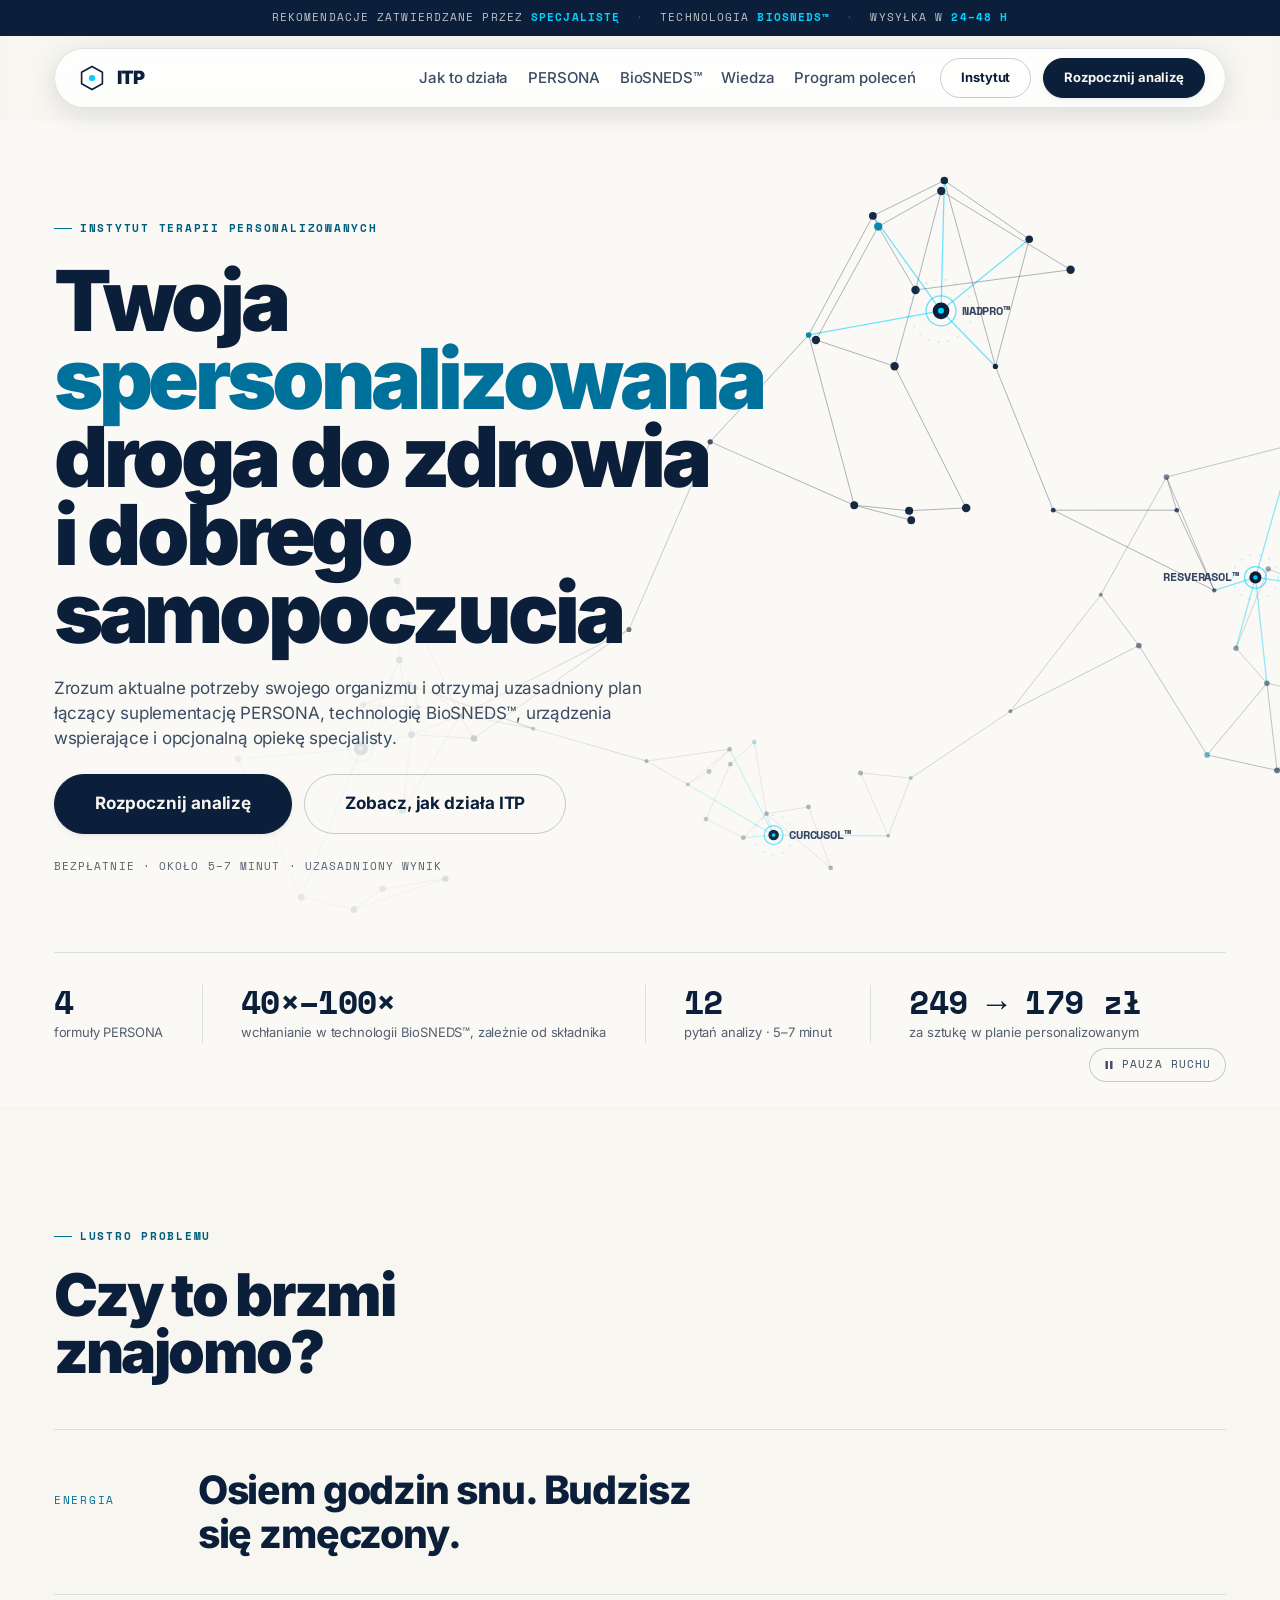
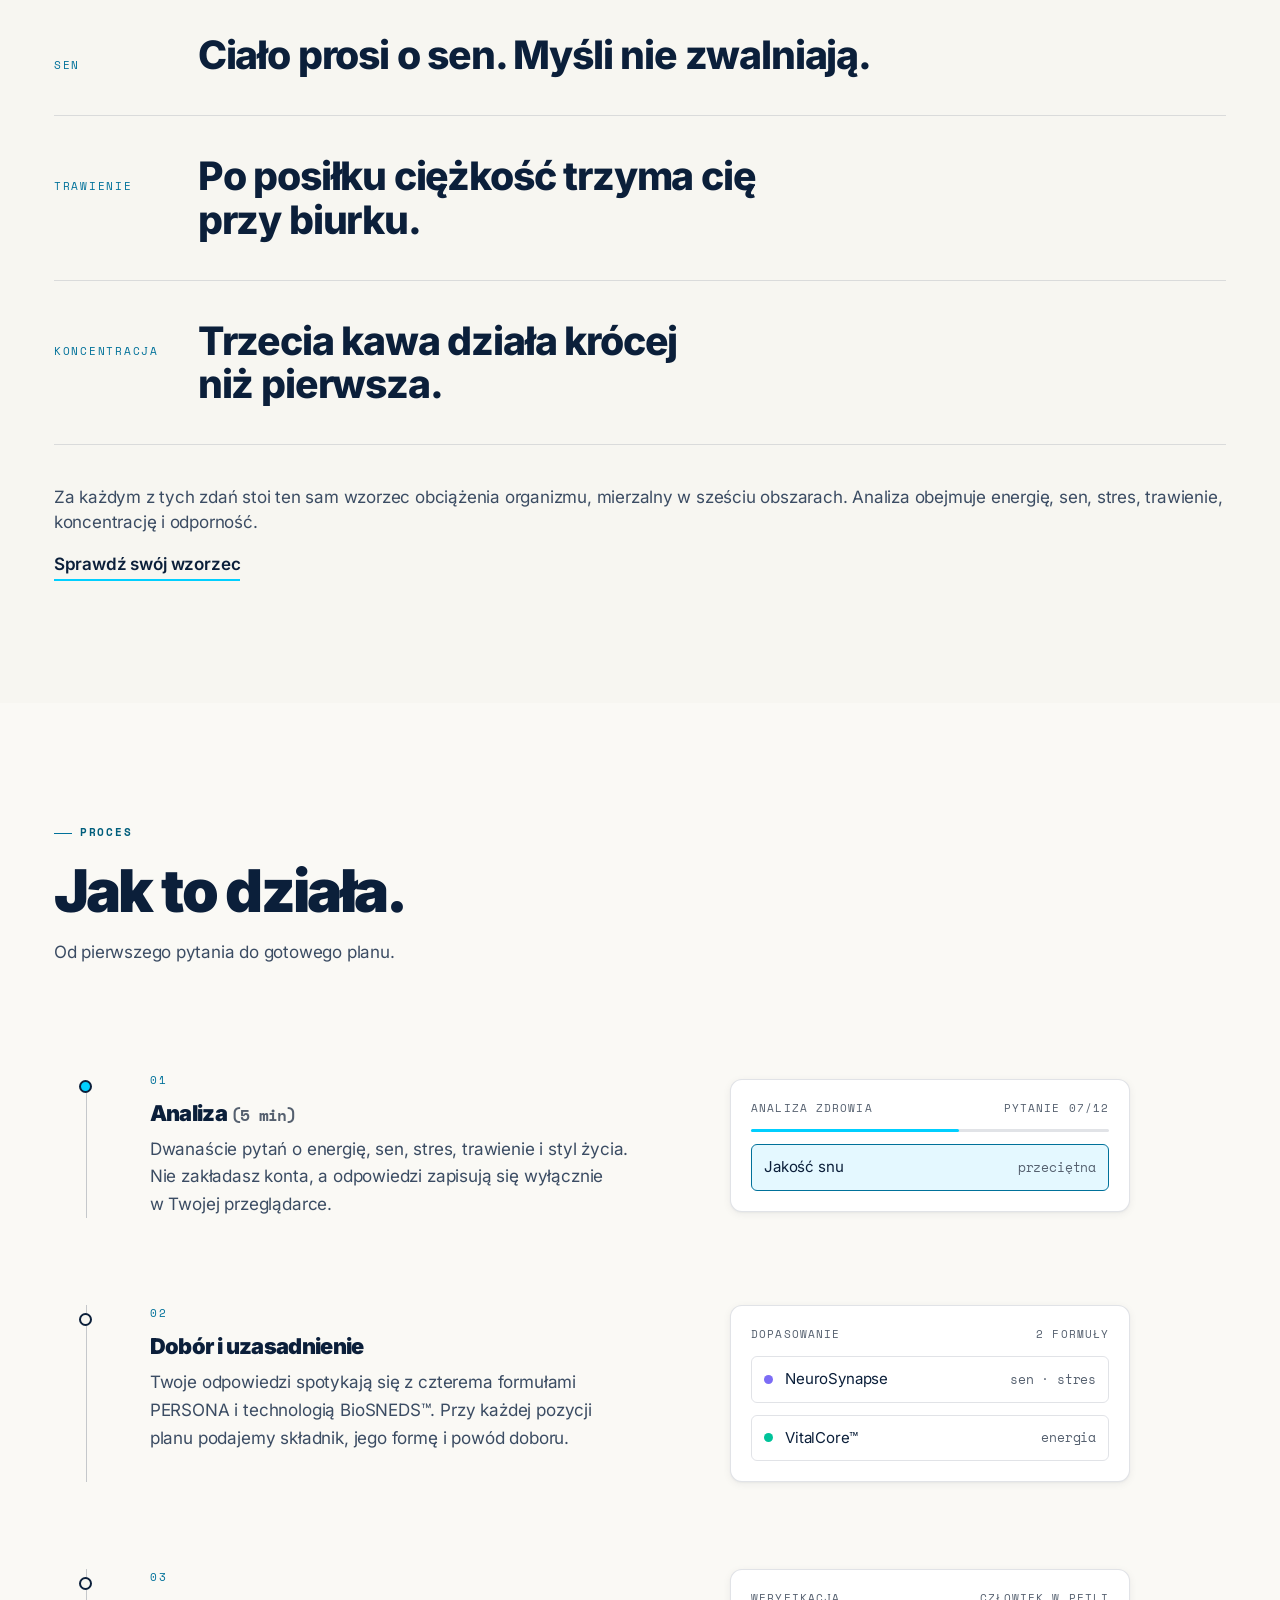
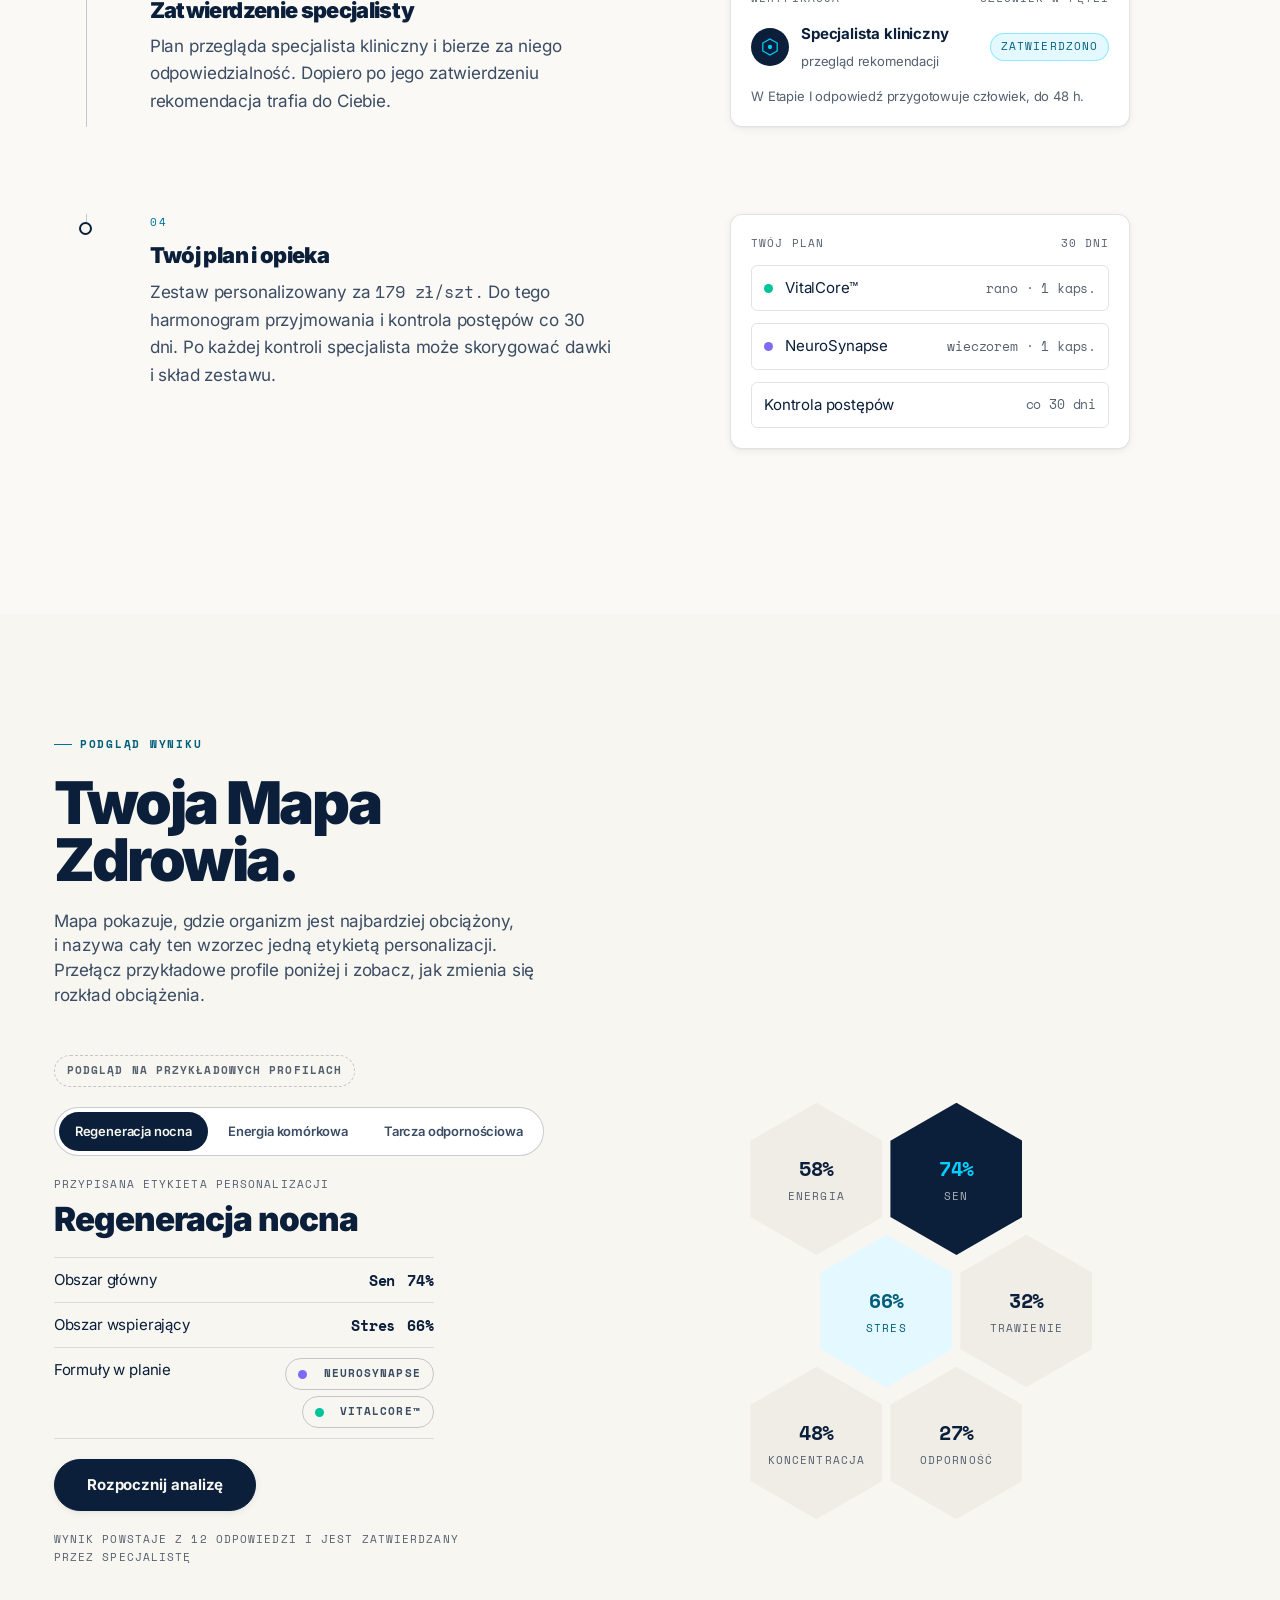
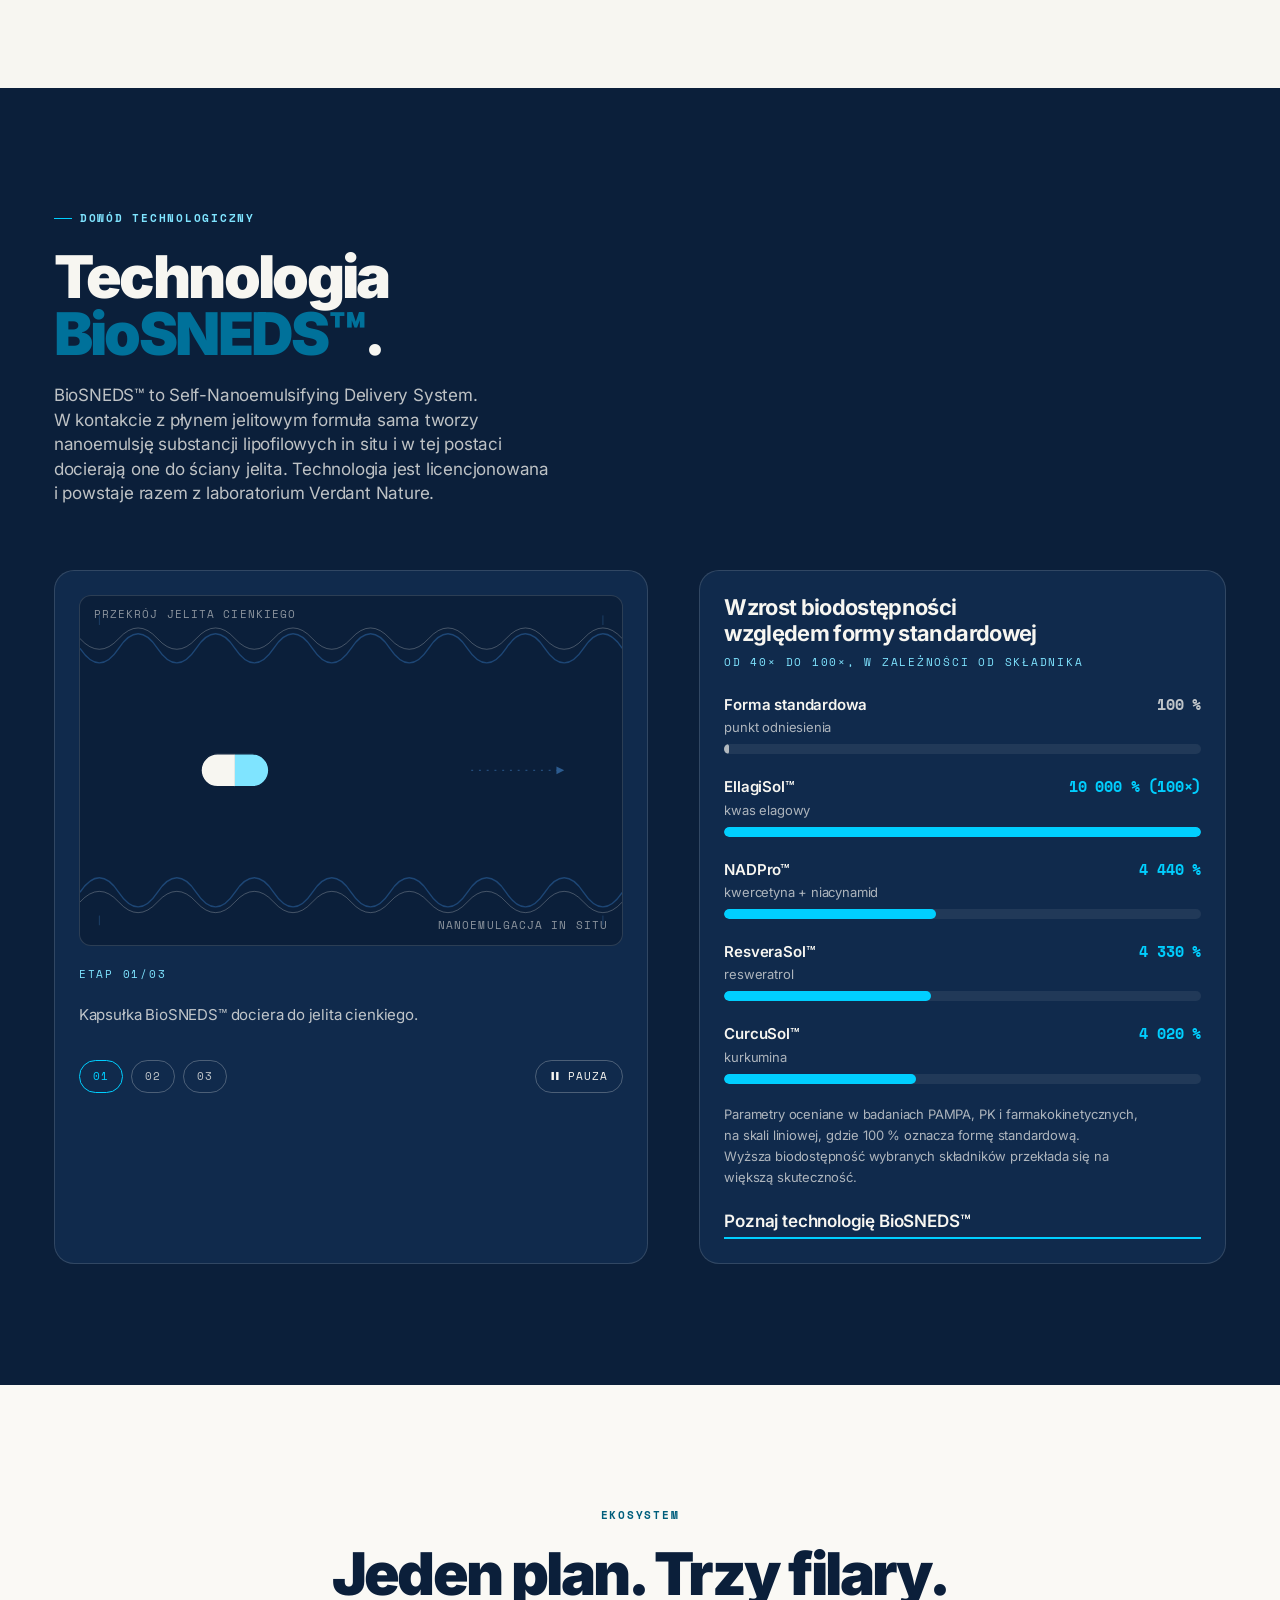
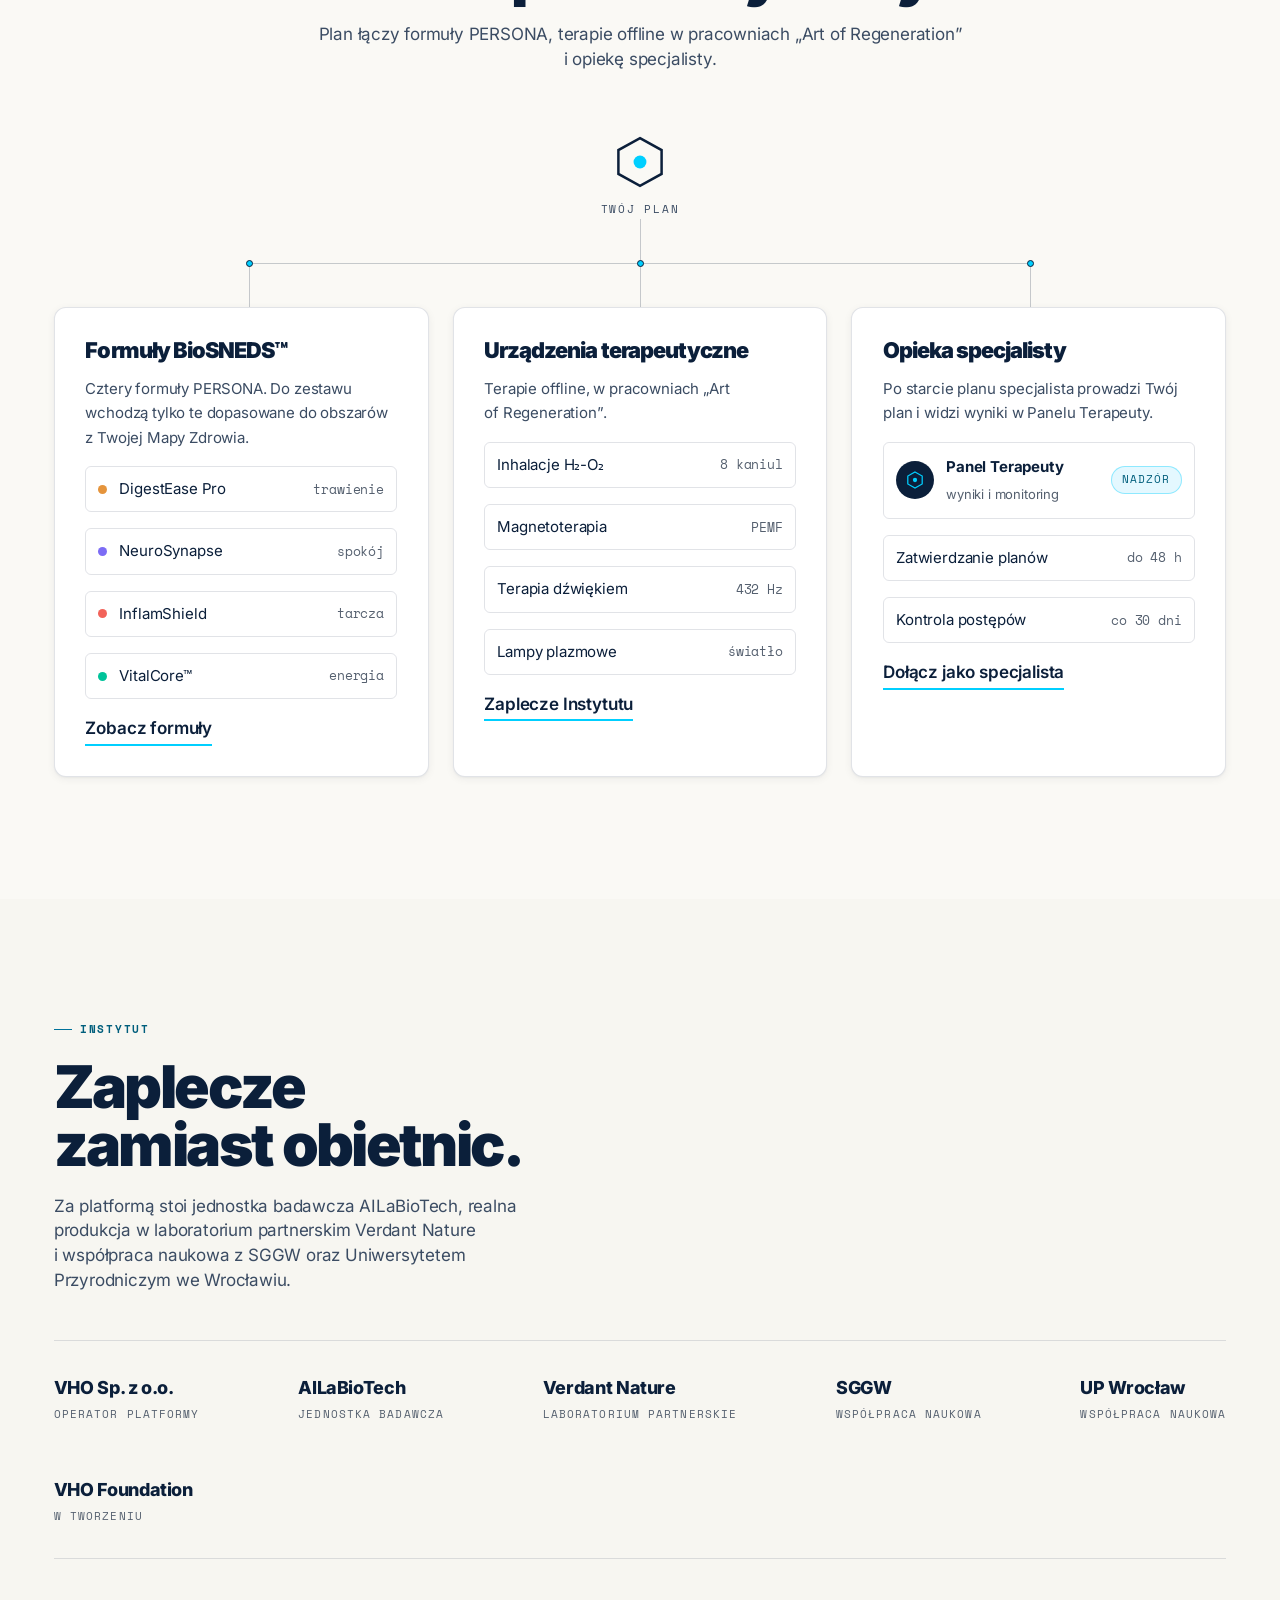
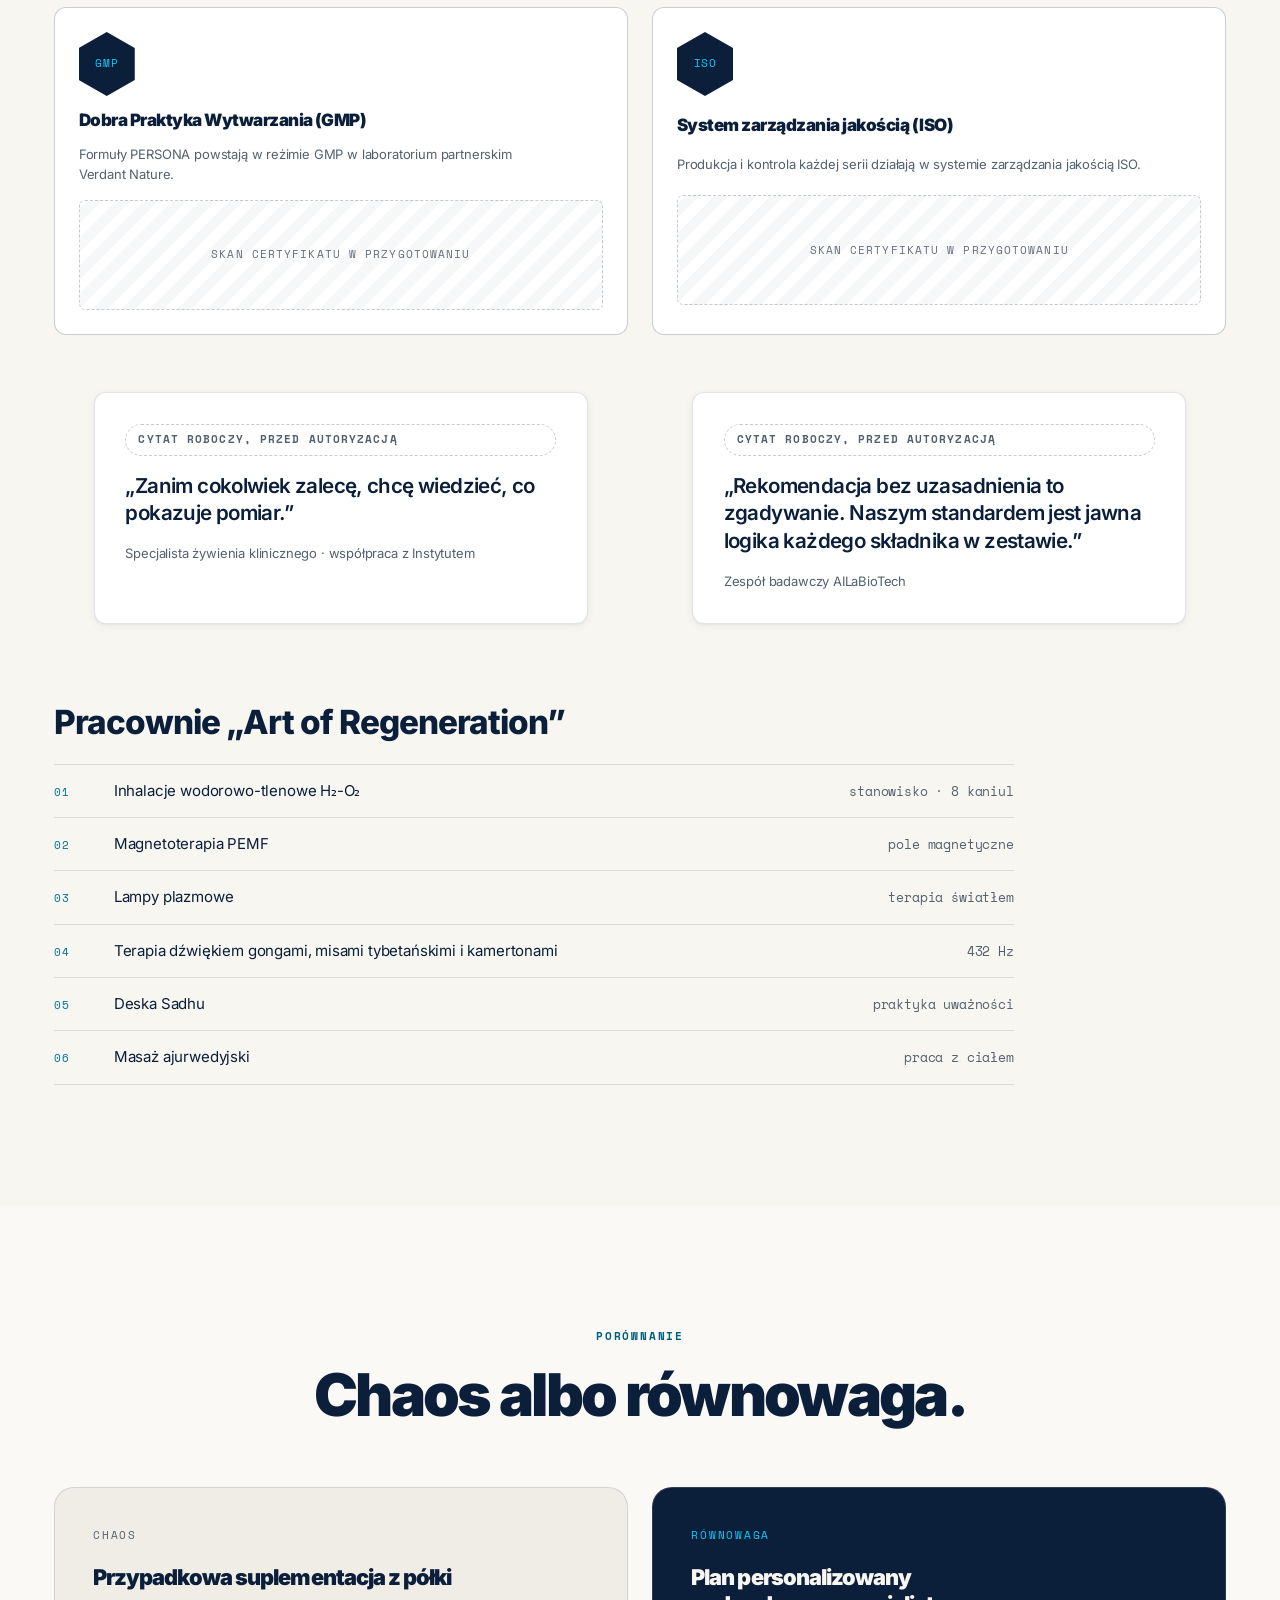
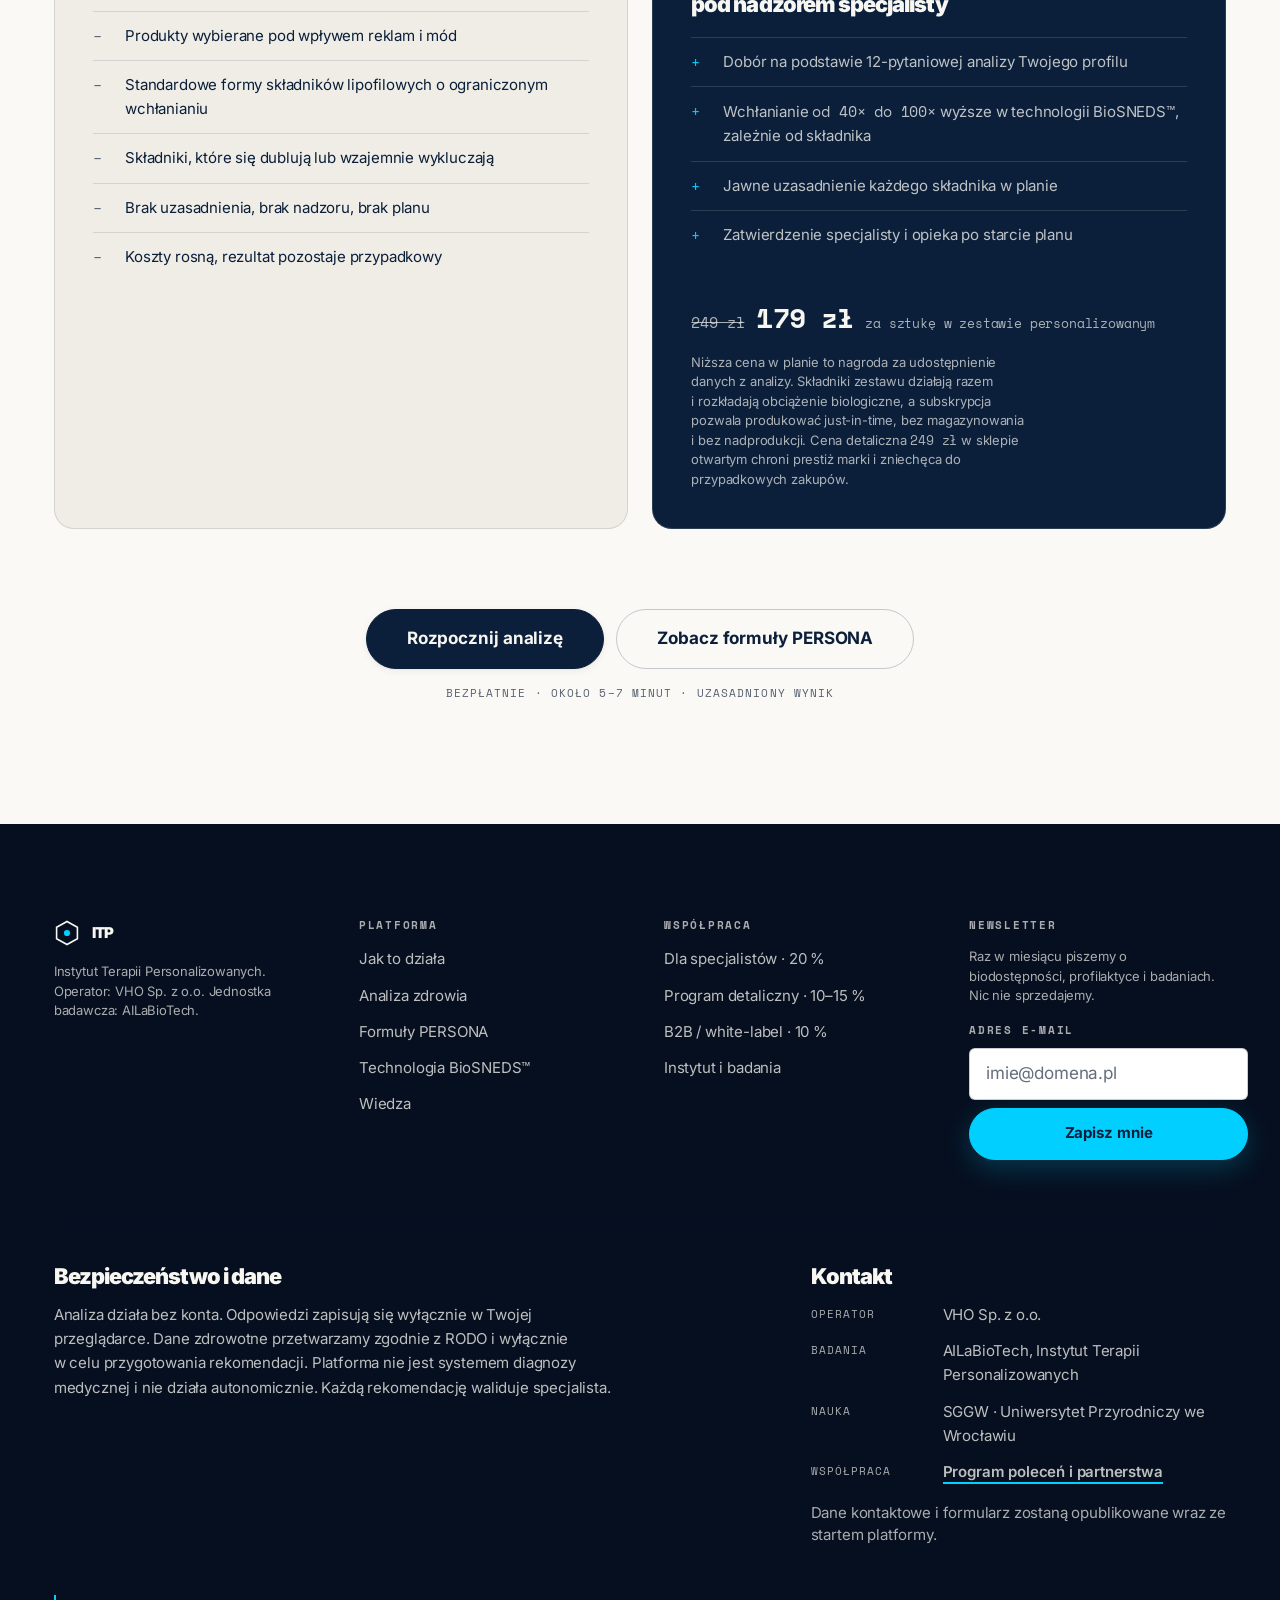
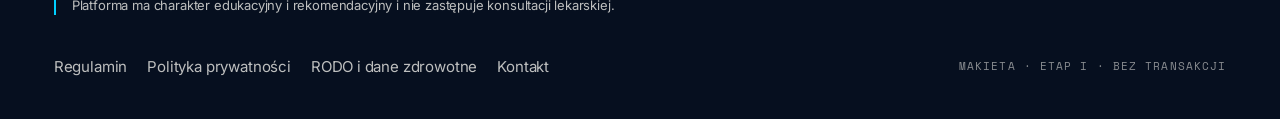
<file: mockups/hero.html>
<!doctype html>
<html lang="pl">
<head>
<meta charset="utf-8">
<meta name="viewport" content="width=device-width, initial-scale=1">
<title>Instytut Terapii Personalizowanych · spersonalizowana droga do zdrowia | ITP</title>
<meta name="description" content="Zrozum aktualne potrzeby swojego organizmu i otrzymaj uzasadniony plan. Suplementacja PERSONA, technologia BioSNEDS™, urządzenia wspierające i opieka specjalisty.">
<link rel="stylesheet" href="../styles/tokens.css">
<style>
/* ============================================================ HERO ==== */
.hero{position:relative;overflow:hidden;background:var(--ivory-bright);}
.hero-bg{position:absolute;inset:0;pointer-events:none;}
.hero-bg canvas{position:absolute;inset:0;width:100%;height:100%;display:none;}
.hero-bg.is-live canvas{display:block;}
.hero-bg.is-live .hero-const-static{display:none;}
.hero-const-static{position:absolute;inset:0;width:100%;height:100%;}
.hero-bg::after{content:"";position:absolute;inset:0;
  background:linear-gradient(90deg,var(--ivory-bright) 0%,rgba(250,249,245,.86) 34%,rgba(250,249,245,0) 62%);}
@media (max-width:900px){
  .hero-bg{opacity:.68;}
  .hero-bg::after{background:linear-gradient(180deg,rgba(250,249,245,.5),rgba(250,249,245,.88));}
}
.hero-inner{position:relative;z-index:1;display:grid;gap:var(--sp-8);
  padding-block:clamp(84px,11vh,148px) clamp(56px,7vh,96px);min-height:min(86vh,860px);
  align-content:center;}
.hero-copy{max-width:680px;display:grid;gap:var(--sp-6);justify-items:start;}
.hero-copy h1{max-width:14ch;}
.hero-copy .t-lead{max-width:54ch;}
.hero-micro{font-family:var(--font-mono);font-size:var(--t-micro);
  letter-spacing:var(--ls-mono);text-transform:uppercase;color:var(--ink-muted);}
.hero-stats{position:relative;z-index:1;border-top:1px solid var(--line);
  padding-top:var(--sp-7);margin-top:clamp(24px,4vh,56px);}
.hero-stats .stat__num{font-size:clamp(1.5rem,2.6vw,2.35rem);}
.hero-pause{position:absolute;z-index:2;right:var(--sp-gutter);bottom:var(--sp-6);
  display:none;align-items:center;gap:8px;border:1px solid var(--line-strong);
  border-radius:var(--r-pill);background:color-mix(in srgb,var(--ivory-bright) 80%,transparent);
  padding:7px 14px;font-family:var(--font-mono);font-size:var(--t-micro);
  letter-spacing:var(--ls-mono);text-transform:uppercase;color:var(--ink-2);cursor:pointer;}
.hero-pause.is-on{display:inline-flex;}
.hero-pause:hover{border-color:var(--navy-900);}
.hero-pause .glyph{display:inline-block;width:10px;height:10px;}
@media (prefers-reduced-motion:reduce){.hero-pause{display:none!important;}}
@media (max-width:480px){
  .hero-copy h1{font-size:2.5rem;overflow-wrap:break-word;}
}

/* Reveal stagger hook */
[data-itp-reveal]{transition-delay:var(--rvd,0s);}

/* ================================================== PROBLEM MIRROR ==== */
.mirror-list{display:grid;margin-top:var(--sp-9);}
.mirror-row{display:grid;grid-template-columns:120px 1fr;gap:var(--sp-6);
  align-items:baseline;padding-block:clamp(22px,3vw,38px);border-top:1px solid var(--line);}
.mirror-row:last-of-type{border-bottom:1px solid var(--line);}
.mirror-tag{font-family:var(--font-mono);font-size:var(--t-micro);
  letter-spacing:var(--ls-mono-wide);text-transform:uppercase;color:var(--ink-faint);
  transition:color .6s var(--ease);}
.mirror-line{font-size:clamp(1.45rem,3.1vw,2.45rem);font-weight:var(--w-extra);
  letter-spacing:var(--ls-head);line-height:1.12;color:var(--ink-faint);
  transition:color .8s var(--ease);max-width:26ch;}
.mirror-row[data-itp-revealed='true'] .mirror-line{color:var(--ink);}
.mirror-row[data-itp-revealed='true'] .mirror-tag{color:var(--cyan-deep);}
.mirror-close{margin-top:var(--sp-8);display:grid;gap:var(--sp-4);justify-items:start;}
@media (max-width:640px){.mirror-row{grid-template-columns:1fr;gap:var(--sp-2);}}

/* ================================================== PROCESS STEPPER === */
.steps{display:grid;margin-top:var(--sp-10);}
.step{display:grid;grid-template-columns:64px minmax(0,1.05fr) minmax(0,.95fr);
  gap:var(--sp-7);position:relative;padding-block:clamp(28px,3.4vw,48px);}
.step-rail{position:relative;display:flex;justify-content:center;}
.step-rail::before{content:"";position:absolute;top:0;bottom:0;left:50%;width:1px;
  background:var(--line-strong);}
.step:first-child .step-rail::before{top:14px;}
.step:last-child .step-rail::before{bottom:calc(100% - 15px);}
.step-dot{position:relative;z-index:1;width:13px;height:13px;margin-top:8px;
  border-radius:50%;background:var(--ivory);border:2px solid var(--navy-900);}
.step:first-child .step-dot{background:var(--cyan);border-color:var(--navy-900);}
.step-body{display:grid;gap:var(--sp-3);align-content:start;}
.step-body h3{font-size:var(--t-display-4);letter-spacing:var(--ls-head);}
.step-body p{color:var(--ink-2);max-width:44ch;}
.step-num{font-family:var(--font-mono);font-size:var(--t-micro);
  letter-spacing:var(--ls-mono-wide);text-transform:uppercase;color:var(--cyan-deep);}
.step-art{align-self:center;}
.artefact{background:var(--ivory-white);border:1px solid var(--line);
  border-radius:var(--r-md);box-shadow:var(--sh-2);padding:var(--sp-5);
  display:grid;gap:var(--sp-3);max-width:400px;}
.artefact .mono-line{display:flex;justify-content:space-between;gap:var(--sp-4);
  font-family:var(--font-mono);font-size:var(--t-micro);letter-spacing:var(--ls-mono);
  text-transform:uppercase;color:var(--ink-muted);}
.art-row{display:flex;align-items:center;gap:var(--sp-3);padding:10px 12px;
  border:1px solid var(--line);border-radius:var(--r-sm);font-size:var(--t-body-sm);}
.art-row.is-picked{border-color:var(--cyan-deep);background:var(--cyan-wash);}
.art-row .mono{margin-left:auto;font-size:var(--t-caption);color:var(--ink-muted);}
.f-dot{width:9px;height:9px;border-radius:50%;flex:none;}
.f-dot--1{background:var(--f1-digest);} .f-dot--2{background:var(--f2-neuro);}
.f-dot--3{background:var(--f3-inflam);} .f-dot--4{background:var(--f4-vital);}
.art-approve{display:flex;align-items:center;gap:var(--sp-3);}
.art-avatar{width:38px;height:38px;flex:none;border-radius:50%;
  background:var(--navy-900);display:grid;place-content:center;}
.art-status{margin-left:auto;font-family:var(--font-mono);font-size:var(--t-micro);
  letter-spacing:var(--ls-mono);color:var(--cyan-ink);background:var(--cyan-wash);
  border:1px solid var(--line-cyan);border-radius:var(--r-pill);padding:4px 10px;
  text-transform:uppercase;white-space:nowrap;}
@media (max-width:960px){
  .step{grid-template-columns:40px 1fr;}
  .step-art{grid-column:2;justify-self:start;}
}
@media (max-width:640px){
  .step{grid-template-columns:30px 1fr;gap:var(--sp-5) var(--sp-4);}
}

/* ==================================================== RESULT PREVIEW == */
.map-grid{display:grid;grid-template-columns:minmax(0,.9fr) minmax(0,1.1fr);
  gap:clamp(32px,5vw,80px);align-items:center;margin-top:var(--sp-9);}
.map-left{display:grid;gap:var(--sp-5);justify-items:start;}
.map-toggle{display:inline-flex;border:1px solid var(--line-strong);
  border-radius:var(--r-pill);padding:4px;gap:4px;background:var(--ivory-white);}
.map-toggle button{border:0;background:transparent;border-radius:var(--r-pill);
  padding:9px 16px;font:inherit;font-size:var(--t-caption);font-weight:var(--w-semi);
  color:var(--ink-2);cursor:pointer;transition:background var(--dur-2) var(--ease),color var(--dur-2) var(--ease);}
.map-toggle button[aria-pressed='true']{background:var(--navy-900);color:var(--on-navy);}
.map-label{display:grid;gap:var(--sp-2);}
.map-label strong{font-size:var(--t-display-3);font-weight:var(--w-black);
  letter-spacing:var(--ls-head);line-height:1.05;}
.map-areas{display:grid;gap:0;width:100%;max-width:380px;}
.map-area-row{display:flex;justify-content:space-between;gap:var(--sp-4);
  padding-block:10px;border-top:1px solid var(--line);font-size:var(--t-body-sm);}
.map-area-row:last-child{border-bottom:1px solid var(--line);}
.map-area-row>span:first-child{white-space:nowrap;}
.map-area-row .mono{font-family:var(--font-mono);font-weight:var(--w-bold);}
.map-forms{display:flex;flex-wrap:wrap;gap:var(--sp-2);}
.honey{display:grid;gap:6px;justify-content:center;}
.honey-row{display:flex;gap:8px;}
.honey-row+.honey-row{margin-top:calc(var(--hx,132px)*-.20);}
.honey-row--shift{margin-left:calc(var(--hx,132px)*.53);}
.hexcell{--hex-size:var(--hx,132px);display:grid;place-content:center;gap:2px;
  transition:background .5s var(--ease);}
.hexcell .val{font-family:var(--font-mono);font-weight:var(--w-bold);
  font-size:clamp(1.05rem,1.6vw,1.4rem);letter-spacing:-.02em;color:var(--ink);}
.hexcell .lbl{font-size:var(--t-micro);font-family:var(--font-mono);
  letter-spacing:var(--ls-mono);text-transform:uppercase;color:var(--ink-muted);}
.hexcell{background:var(--ivory-sunk);}
.hexcell.is-main{background:var(--navy-900);}
.hexcell.is-main .val{color:var(--cyan);}
.hexcell.is-main .lbl{color:var(--on-navy-muted);}
.hexcell.is-sup{background:var(--cyan-wash);}
.hexcell.is-sup .val{color:var(--cyan-ink);}
.hexcell.is-sup .lbl{color:var(--cyan-ink);}
.map-note{margin-top:var(--sp-6);}
@media (max-width:960px){.map-grid{grid-template-columns:1fr;}
  .honey{--hx:104px;justify-content:start;}}
@media (max-width:420px){.honey{--hx:88px;}}

/* ================================================= TECHNOLOGY PROOF === */
.tech-grid{display:grid;grid-template-columns:minmax(0,1.06fr) minmax(0,.94fr);
  gap:clamp(28px,4vw,64px);margin-top:var(--sp-10);align-items:stretch;}
.tech-stage{background:var(--navy-800);border:1px solid var(--line-navy);
  border-radius:var(--r-lg);padding:var(--sp-6);display:grid;gap:var(--sp-5);
  align-content:start;}
.tech-scene-wrap{position:relative;border:1px solid var(--line-navy);
  border-radius:var(--r-md);overflow:hidden;background:var(--navy-900);}
.tech-scene{display:block;width:100%;height:auto;}
.tech-corner{position:absolute;font-family:var(--font-mono);font-size:var(--t-micro);
  letter-spacing:var(--ls-mono);text-transform:uppercase;color:var(--on-navy-faint);}
.tech-corner--tl{top:10px;left:14px;} .tech-corner--br{bottom:10px;right:14px;}
.tech-cap{display:grid;gap:var(--sp-2);min-height:74px;}
.tech-cap .mono-meta{font-family:var(--font-mono);font-size:var(--t-micro);
  letter-spacing:var(--ls-mono-wide);text-transform:uppercase;color:var(--cyan-soft);}
.tech-cap p{color:var(--on-navy-soft);font-size:var(--t-body-sm);max-width:52ch;}
.tech-ctl{display:flex;flex-wrap:wrap;align-items:center;gap:var(--sp-2);}
.tech-step-btn{border:1px solid var(--line-navy-hi);background:transparent;
  color:var(--on-navy-soft);font-family:var(--font-mono);font-size:var(--t-micro);
  letter-spacing:var(--ls-mono);border-radius:var(--r-pill);padding:7px 13px;
  cursor:pointer;text-transform:uppercase;transition:border-color var(--dur-2) var(--ease),color var(--dur-2) var(--ease);}
.tech-step-btn[aria-pressed='true']{border-color:var(--cyan);color:var(--cyan);}
.tech-pause{margin-left:auto;display:inline-flex;align-items:center;gap:8px;
  border:1px solid var(--line-navy-hi);background:transparent;color:var(--on-navy);
  font-family:var(--font-mono);font-size:var(--t-micro);letter-spacing:var(--ls-mono);
  text-transform:uppercase;border-radius:var(--r-pill);padding:7px 14px;cursor:pointer;}
.tech-pause:hover{border-color:var(--cyan);}

/* capsule scene inner motion */
.cap-half,.cap-core{transform-box:fill-box;transform-origin:center;
  transition:transform 1.1s var(--ease-out),opacity 1.1s var(--ease);}
.tech-scene[data-stage='1'] .cap-core{opacity:0;transform:scale(.6);}
.tech-scene[data-stage='2'] .cap-l{transform:translate(-13px,-5px) rotate(-9deg);}
.tech-scene[data-stage='2'] .cap-r{transform:translate(13px,5px) rotate(9deg);}
.tech-scene[data-stage='3'] .cap-l{transform:translate(-30px,-12px) rotate(-18deg);opacity:.22;}
.tech-scene[data-stage='3'] .cap-r{transform:translate(30px,12px) rotate(18deg);opacity:.22;}
.tech-scene[data-stage='3'] .cap-core{opacity:0;transform:scale(1.6);}
.dro{transform-box:fill-box;transform-origin:center;opacity:0;
  transform:translate(0,0) scale(.25);
  transition:transform 1.5s var(--ease-out) var(--d,0s),opacity .7s var(--ease) var(--d,0s);}
.tech-scene[data-stage='2'] .dro{opacity:1;
  transform:translate(calc(var(--tx)*.22),calc(var(--ty)*.22)) scale(.55);}
.tech-scene[data-stage='3'] .dro{opacity:1;
  transform:translate(var(--tx),var(--ty)) scale(1);}
.villi{stroke:var(--navy-600);fill:none;}
.villi--hi{stroke:var(--line-navy-hi);}

/* absorption chart */
.abs-chart{display:grid;gap:var(--sp-5);align-content:start;
  border:1px solid var(--line-navy);border-radius:var(--r-lg);
  padding:var(--sp-6);background:var(--navy-800);}
.abs-head{display:grid;gap:var(--sp-2);}
.abs-rows{display:grid;gap:var(--sp-5);}
.abs-row{display:grid;gap:6px;}
.abs-row .abs-meta{display:flex;justify-content:space-between;align-items:baseline;
  gap:var(--sp-4);}
.abs-name{font-size:var(--t-body-sm);font-weight:var(--w-semi);color:var(--on-navy);}
.abs-name small{display:block;font-weight:var(--w-regular);color:var(--on-navy-muted);
  font-size:var(--t-caption);}
.abs-val{font-family:var(--font-mono);font-weight:var(--w-bold);color:var(--cyan);
  font-size:var(--t-body-sm);white-space:nowrap;}
.abs-track{height:10px;border-radius:var(--r-pill);background:rgba(247,246,241,.07);
  overflow:hidden;}
.abs-fill{height:100%;width:0;border-radius:var(--r-pill);background:var(--cyan);
  transition:width 1.3s var(--ease-out) var(--rvd,0s);}
.abs-row--base .abs-fill{background:var(--on-navy-muted);}
.abs-row--base .abs-val{color:var(--on-navy-soft);}
[data-itp-revealed='true'] .abs-fill{width:var(--w);}
@media (prefers-reduced-motion:reduce){.abs-fill{width:var(--w);}}
.abs-foot{color:var(--on-navy-muted);font-size:var(--t-caption);max-width:56ch;}
@media (max-width:960px){.tech-grid{grid-template-columns:1fr;}}

/* ======================================================= ECOSYSTEM ==== */
.eco{position:relative;margin-top:var(--sp-10);}
.eco-node{display:grid;justify-items:center;gap:var(--sp-3);margin-bottom:0;}
.eco-node .mono-tag{font-family:var(--font-mono);font-size:var(--t-micro);
  letter-spacing:var(--ls-mono-wide);text-transform:uppercase;color:var(--ink-2);}
.eco-wires{position:relative;height:88px;}
.eco-wires::before{content:"";position:absolute;top:44px;left:16.666%;right:16.666%;
  height:1px;background:var(--line-strong);}
.eco-stub{position:absolute;width:1px;background:var(--line-strong);}
.eco-stub--l{left:16.666%;top:44px;bottom:0;}
.eco-stub--c{left:50%;top:0;bottom:0;}
.eco-stub--r{right:16.666%;top:44px;bottom:0;}
.eco-joint{position:absolute;top:41px;width:7px;height:7px;border-radius:50%;
  background:var(--cyan);border:1px solid var(--navy-900);}
.eco-joint--l{left:16.666%;margin-left:-3.5px;}
.eco-joint--c{left:50%;margin-left:-3.5px;}
.eco-joint--r{right:16.666%;margin-right:-3.5px;}
.eco-card{display:grid;gap:var(--sp-4);align-content:start;}
.eco-card h3{font-size:var(--t-display-4);}
.eco-card>p{color:var(--ink-2);font-size:var(--t-body-sm);}
.eco-card .link{margin-top:auto;justify-self:start;}
@media (max-width:640px){
  .eco-wires{display:none;}
  .eco-vertical{position:relative;display:grid;gap:var(--sp-6);margin-top:var(--sp-7);}
  .eco-vertical::before{content:"";position:absolute;top:-28px;bottom:12px;left:50%;
    width:1px;background:var(--line-strong);}
  .eco-card{position:relative;z-index:1;}
}
@media (min-width:641px){.eco-vertical{display:grid;grid-template-columns:repeat(3,minmax(0,1fr));gap:var(--sp-6);}}

/* ===================================================== SOCIAL PROOF === */
.org-row{display:flex;flex-wrap:wrap;gap:clamp(24px,4vw,64px);align-items:center;
  justify-content:space-between;margin-top:var(--sp-9);padding-block:var(--sp-7);
  border-block:1px solid var(--line);}
.org{display:grid;gap:4px;}
.org b{font-weight:var(--w-extra);letter-spacing:-.02em;font-size:clamp(1rem,1.4vw,1.25rem);
  color:var(--ink);white-space:nowrap;}
.org span{font-family:var(--font-mono);font-size:var(--t-micro);
  letter-spacing:var(--ls-mono);text-transform:uppercase;color:var(--ink-muted);}
.cert{position:relative;display:grid;gap:var(--sp-4);border:1px solid var(--line-strong);
  border-radius:var(--r-md);padding:var(--sp-6);background:var(--ivory-white);}
.cert-seal{width:56px;height:64px;clip-path:polygon(50% 0%,100% 25%,100% 75%,50% 100%,0% 75%,0% 25%);
  background:var(--navy-900);display:grid;place-content:center;color:var(--cyan);
  font-family:var(--font-mono);font-size:11px;letter-spacing:.06em;}
.cert h3{font-size:var(--t-body);letter-spacing:var(--ls-head);}
.cert-scan{height:110px;border:1px dashed var(--line-strong);border-radius:var(--r-sm);
  background:repeating-linear-gradient(-45deg,transparent 0 10px,rgba(11,31,58,.035) 10px 20px);
  display:grid;place-content:center;}
.cert-scan span{font-family:var(--font-mono);font-size:var(--t-micro);
  letter-spacing:var(--ls-mono);text-transform:uppercase;color:var(--ink-faint);}
.quote-card{display:grid;gap:var(--sp-4);align-content:start;}
.quote-card blockquote{margin:0;font-size:clamp(1.15rem,1.6vw,1.4rem);
  font-weight:var(--w-semi);letter-spacing:var(--ls-head);line-height:1.35;
  color:var(--ink);}
.quote-card figcaption{font-size:var(--t-caption);color:var(--ink-muted);}
.chip--draft{border-style:dashed;border-color:var(--line-strong);color:var(--ink-muted);
  background:transparent;}
.fac-list{display:grid;gap:0;margin-top:var(--sp-6);}
.fac-row{display:grid;grid-template-columns:44px 1fr auto;gap:var(--sp-4);
  align-items:baseline;padding-block:14px;border-top:1px solid var(--line);
  font-size:var(--t-body-sm);}
.fac-row:last-child{border-bottom:1px solid var(--line);}
.fac-row .idx{font-family:var(--font-mono);font-size:var(--t-micro);color:var(--cyan-deep);
  letter-spacing:var(--ls-mono);}
.fac-row .par{font-family:var(--font-mono);font-size:var(--t-caption);color:var(--ink-muted);
  white-space:nowrap;}
@media (max-width:640px){.fac-row{grid-template-columns:34px 1fr;}.fac-row .par{grid-column:2;}}

/* ====================================================== VALUE ANCHOR == */
.anchor-grid{display:grid;grid-template-columns:repeat(2,minmax(0,1fr));
  gap:var(--sp-6);margin-top:var(--sp-10);align-items:stretch;}
.anchor-col{border-radius:var(--r-lg);padding:clamp(24px,3vw,44px);display:grid;
  gap:var(--sp-5);align-content:start;}
.anchor-col--chaos{background:var(--ivory-sunk);border:1px solid var(--line);}
.anchor-col--order{background:var(--navy-900);color:var(--on-navy);
  border:1px solid var(--line-navy);}
.anchor-tag{font-family:var(--font-mono);font-size:var(--t-micro);
  letter-spacing:var(--ls-mono-wide);text-transform:uppercase;}
.anchor-col--chaos .anchor-tag{color:var(--ink-muted);}
.anchor-col--order .anchor-tag{color:var(--cyan);}
.anchor-col h3{font-size:var(--t-display-4);line-height:1.2;max-width:24ch;}
.anchor-col--order h3{color:var(--on-navy);}
.anchor-list{display:grid;}
.anchor-item{display:grid;grid-template-columns:20px 1fr;gap:var(--sp-3);
  padding-block:12px;font-size:var(--t-body-sm);border-top:1px solid var(--line);}
.anchor-col--order .anchor-item{border-top-color:var(--line-navy);color:var(--on-navy-soft);}
/* The Chaos column's mono markers sit on the sunk card ground, where the
   faint ink measured 4.40:1. The muted step clears AA there. */
.anchor-item .m{font-family:var(--font-mono);color:var(--ink-muted);}
.anchor-col--order .anchor-item .m{color:var(--cyan);}
.anchor-price{margin-top:auto;padding-top:var(--sp-4);}
.anchor-price .price__now,.anchor-price .price__was{white-space:nowrap;}
.anchor-cta{margin-top:var(--sp-11);display:grid;gap:var(--sp-4);justify-items:center;}
@media (max-width:820px){.anchor-grid{grid-template-columns:1fr;}}

/* ================================================ COMPLIANCE STRIP ==== */
.legal-grid{display:grid;grid-template-columns:1.25fr .75fr;gap:clamp(28px,5vw,72px);}
.legal-grid h3{font-size:var(--t-display-4);margin-bottom:var(--sp-4);}
.legal-grid p{font-size:var(--t-body-sm);color:var(--ink-2);max-width:62ch;}
.legal-grid .disclaimer{margin-top:var(--sp-5);}
.legal-rows{display:grid;gap:var(--sp-3);margin-top:var(--sp-2);}
.legal-rows div{display:grid;grid-template-columns:120px 1fr;gap:var(--sp-3);
  font-size:var(--t-body-sm);}
.legal-rows dt{font-family:var(--font-mono);font-size:var(--t-micro);
  letter-spacing:var(--ls-mono);text-transform:uppercase;color:var(--ink-muted);
  padding-top:3px;}
.legal-rows dd{margin:0;color:var(--ink-2);}
@media (max-width:820px){.legal-grid{grid-template-columns:1fr;}}
/* 9a folded into the footer complex — #bezpieczenstwo / #kontakt live there */
.sitefoot .legal-grid h3{color:var(--ivory);}
.sitefoot .legal-grid p{color:var(--on-navy-soft);}
.sitefoot .legal-rows dt{color:var(--on-navy-muted);}
.sitefoot .legal-rows dd{color:var(--on-navy-soft);}

.mono-meta{font-family:var(--font-mono);font-size:var(--t-micro);
  letter-spacing:var(--ls-mono-wide);text-transform:uppercase;color:var(--cyan-soft);}
.map-forms{display:inline-flex;flex-wrap:wrap;gap:6px;justify-content:flex-end;}
/* Obszar główny / wspierający: nazwa i wartość to dwa osobne elementy,
   nie jeden łańcuch zlepiony pauzą. */
.map-area-row .mono{display:inline-flex;gap:var(--sp-3);align-items:baseline;}
</style>
</head>
<body>
<a class="skip-link" href="#main">Przejdź do treści</a>

<!-- ------------------------------------- FRAGMENT 2 · TRUST BAR (doc 7.1 §0) -->
<div class="trustbar">
  <div class="trustbar__inner">
    <span>Rekomendacje zatwierdzane przez <b>specjalistę</b></span>
    <span class="trustbar__dot" aria-hidden="true">·</span>
    <span>Technologia <b>BioSNEDS™</b></span>
    <span class="trustbar__dot" aria-hidden="true">·</span>
    <span>Wysyłka w <b>24–48 h</b></span>
  </div>
</div>

<!-- ------------------------------------------------- FRAGMENT 3 · HEADER -->
<header class="sitehead">
  <div class="wrap">
    <div class="sitehead__bar">
      <a class="sitehead__brand" href="hero.html">
        <svg width="26" height="26" viewBox="0 0 26 26" fill="none" aria-hidden="true">
          <path d="M13 1.5 23.4 7.25v11.5L13 24.5 2.6 18.75V7.25L13 1.5Z"
                stroke="#0B1F3A" stroke-width="1.6"/>
          <circle cx="13" cy="13" r="3.1" fill="#00CFFF"/>
        </svg>
        ITP
      </a>
      <nav class="sitehead__nav" aria-label="Główna nawigacja">
        <a href="hero.html#jak-to-dziala">Jak to działa</a>
        <a href="product.html">PERSONA</a>
        <a href="biosneds.html">BioSNEDS™</a>
        <a href="blog.html">Wiedza</a>
        <a href="affiliate.html">Program poleceń</a>
      </nav>
      <div class="sitehead__actions">
        <a class="btn btn--ghost btn--sm btn--nav-hide" href="hero.html#instytut">Instytut</a>
        <a class="btn btn--primary btn--sm" href="quiz.html">Rozpocznij analizę</a>
      </div>
      <button class="menu-toggle" type="button"
              data-itp-menu-toggle
              aria-expanded="false"
              aria-controls="itp-menu-panel"
              aria-label="Otwórz menu"
              data-label-open="Otwórz menu"
              data-label-close="Zamknij menu">
        <svg width="18" height="12" viewBox="0 0 18 12" aria-hidden="true">
          <path d="M0 1h18M0 6h18M0 11h18" stroke="#0B1F3A" stroke-width="1.6"/>
        </svg>
      </button>
    </div>
    <div class="menu-panel" id="itp-menu-panel">
      <a href="hero.html#jak-to-dziala">Jak to działa</a>
      <a href="product.html">PERSONA</a>
      <a href="biosneds.html">BioSNEDS™</a>
      <a href="blog.html">Wiedza</a>
      <a href="affiliate.html">Program poleceń</a>
      <a href="hero.html#instytut">Instytut</a>
      <a class="btn btn--primary btn--block" href="quiz.html">Rozpocznij analizę</a>
    </div>
  </div>
</header>

<main id="main">

<!-- ============================================ 1 · HERO ============= -->
<section class="hero" aria-label="Start">
  <div class="hero-bg" data-hero-bg aria-hidden="true">
    <svg class="hero-const-static" viewBox="0 0 1200 760" preserveAspectRatio="xMidYMid slice" aria-hidden="true"><g stroke-width="1"><line x1="1057.8" y1="438.1" x2="1006.8" y2="442.0" stroke="#00CFFF" stroke-opacity="0.34"/><line x1="1057.8" y1="438.1" x2="1016.8" y2="408.3" stroke="#00CFFF" stroke-opacity="0.34"/><line x1="1057.8" y1="438.1" x2="1099.0" y2="524.0" stroke="#00CFFF" stroke-opacity="0.34"/><line x1="1057.8" y1="438.1" x2="1179.7" y2="433.8" stroke="#00CFFF" stroke-opacity="0.34"/><line x1="1057.8" y1="438.1" x2="1031.2" y2="396.3" stroke="#00CFFF" stroke-opacity="0.34"/><line x1="1006.8" y1="442.0" x2="1016.8" y2="408.3" stroke="#00CFFF" stroke-opacity="0.31"/><line x1="1006.8" y1="442.0" x2="1000.0" y2="496.0" stroke="#00CFFF" stroke-opacity="0.29"/><line x1="1006.8" y1="442.0" x2="956.3" y2="439.9" stroke="#00CFFF" stroke-opacity="0.32"/><line x1="1006.8" y1="442.0" x2="982.2" y2="440.6" stroke="#00CFFF" stroke-opacity="0.31"/><line x1="1016.8" y1="408.3" x2="1017.6" y2="375.7" stroke="#00CFFF" stroke-opacity="0.28"/><line x1="1016.8" y1="408.3" x2="982.2" y2="440.6" stroke="#00CFFF" stroke-opacity="0.29"/><line x1="986.1" y1="498.3" x2="1057.3" y2="527.5" stroke="#00CFFF" stroke-opacity="0.34"/><line x1="986.1" y1="498.3" x2="1047.7" y2="501.8" stroke="#00CFFF" stroke-opacity="0.34"/><line x1="1057.3" y1="527.5" x2="1099.0" y2="524.0" stroke="#00CFFF" stroke-opacity="0.34"/><line x1="1057.3" y1="527.5" x2="1047.7" y2="501.8" stroke="#00CFFF" stroke-opacity="0.34"/><line x1="1099.0" y1="524.0" x2="1179.7" y2="433.8" stroke="#00CFFF" stroke-opacity="0.34"/><line x1="1025.8" y1="375.4" x2="1035.1" y2="368.4" stroke="#00CFFF" stroke-opacity="0.34"/><line x1="1025.8" y1="375.4" x2="1088.5" y2="370.9" stroke="#00CFFF" stroke-opacity="0.34"/><line x1="1025.8" y1="375.4" x2="939.8" y2="393.2" stroke="#00CFFF" stroke-opacity="0.34"/><line x1="1025.8" y1="375.4" x2="1031.2" y2="396.3" stroke="#00CFFF" stroke-opacity="0.34"/><line x1="1000.0" y1="496.0" x2="982.2" y2="440.6" stroke="#00CFFF" stroke-opacity="0.28"/><line x1="1035.1" y1="368.4" x2="1088.5" y2="370.9" stroke="#00CFFF" stroke-opacity="0.34"/><line x1="1035.1" y1="368.4" x2="939.8" y2="393.2" stroke="#00CFFF" stroke-opacity="0.34"/><line x1="1035.1" y1="368.4" x2="1031.2" y2="396.3" stroke="#00CFFF" stroke-opacity="0.34"/><line x1="956.3" y1="439.9" x2="982.2" y2="440.6" stroke="#00CFFF" stroke-opacity="0.31"/><line x1="956.3" y1="439.9" x2="880.1" y2="421.1" stroke="#00CFFF" stroke-opacity="0.27"/><line x1="1017.6" y1="375.7" x2="982.2" y2="440.6" stroke="#00CFFF" stroke-opacity="0.28"/><line x1="1088.5" y1="370.9" x2="1031.2" y2="396.3" stroke="#00CFFF" stroke-opacity="0.34"/><line x1="758.3" y1="378.0" x2="751.9" y2="321.4" stroke="#00CFFF" stroke-opacity="0.06"/><line x1="758.3" y1="378.0" x2="799.4" y2="349.2" stroke="#00CFFF" stroke-opacity="0.06"/><line x1="758.3" y1="378.0" x2="706.9" y2="346.4" stroke="#00CFFF" stroke-opacity="0.06"/><line x1="758.3" y1="378.0" x2="812.6" y2="375.4" stroke="#00CFFF" stroke-opacity="0.06"/><line x1="758.3" y1="378.0" x2="707.1" y2="363.4" stroke="#00CFFF" stroke-opacity="0.06"/><line x1="837.5" y1="411.9" x2="807.0" y2="373.6" stroke="#00CFFF" stroke-opacity="0.06"/><line x1="837.5" y1="411.9" x2="797.0" y2="418.1" stroke="#00CFFF" stroke-opacity="0.06"/><line x1="751.9" y1="321.4" x2="799.4" y2="349.2" stroke="#00CFFF" stroke-opacity="0.06"/><line x1="751.9" y1="321.4" x2="706.9" y2="346.4" stroke="#00CFFF" stroke-opacity="0.06"/><line x1="751.9" y1="321.4" x2="707.1" y2="363.4" stroke="#00CFFF" stroke-opacity="0.06"/><line x1="792.7" y1="401.9" x2="807.0" y2="373.6" stroke="#00CFFF" stroke-opacity="0.06"/><line x1="792.7" y1="401.9" x2="718.8" y2="396.4" stroke="#00CFFF" stroke-opacity="0.06"/><line x1="792.7" y1="401.9" x2="779.9" y2="367.7" stroke="#00CFFF" stroke-opacity="0.06"/><line x1="792.7" y1="401.9" x2="797.0" y2="418.1" stroke="#00CFFF" stroke-opacity="0.06"/><line x1="796.3" y1="437.6" x2="776.5" y2="453.1" stroke="#00CFFF" stroke-opacity="0.06"/><line x1="796.3" y1="437.6" x2="762.5" y2="441.8" stroke="#00CFFF" stroke-opacity="0.07"/><line x1="796.3" y1="437.6" x2="846.3" y2="379.9" stroke="#00CFFF" stroke-opacity="0.10"/><line x1="796.3" y1="437.6" x2="812.6" y2="375.4" stroke="#00CFFF" stroke-opacity="0.06"/><line x1="776.5" y1="453.1" x2="763.7" y2="468.5" stroke="#00CFFF" stroke-opacity="0.06"/><line x1="776.5" y1="453.1" x2="762.5" y2="441.8" stroke="#00CFFF" stroke-opacity="0.06"/><line x1="763.7" y1="468.5" x2="797.0" y2="418.1" stroke="#00CFFF" stroke-opacity="0.06"/><line x1="807.0" y1="373.6" x2="799.4" y2="349.2" stroke="#00CFFF" stroke-opacity="0.06"/><line x1="807.0" y1="373.6" x2="779.9" y2="367.7" stroke="#00CFFF" stroke-opacity="0.06"/><line x1="718.8" y1="396.4" x2="779.9" y2="367.7" stroke="#00CFFF" stroke-opacity="0.06"/><line x1="799.4" y1="349.2" x2="812.6" y2="375.4" stroke="#00CFFF" stroke-opacity="0.06"/><line x1="706.9" y1="346.4" x2="707.1" y2="363.4" stroke="#00CFFF" stroke-opacity="0.06"/><line x1="412.7" y1="348.1" x2="423.0" y2="295.6" stroke="#00CFFF" stroke-opacity="0.21"/><line x1="412.7" y1="348.1" x2="331.2" y2="336.8" stroke="#00CFFF" stroke-opacity="0.27"/><line x1="412.7" y1="348.1" x2="366.1" y2="360.4" stroke="#00CFFF" stroke-opacity="0.30"/><line x1="412.7" y1="348.1" x2="368.4" y2="397.0" stroke="#00CFFF" stroke-opacity="0.28"/><line x1="412.7" y1="348.1" x2="488.2" y2="378.2" stroke="#00CFFF" stroke-opacity="0.23"/><line x1="423.0" y1="295.6" x2="505.9" y2="296.9" stroke="#00CFFF" stroke-opacity="0.20"/><line x1="364.4" y1="428.7" x2="330.9" y2="405.7" stroke="#00CFFF" stroke-opacity="0.23"/><line x1="364.4" y1="428.7" x2="403.8" y2="464.6" stroke="#00CFFF" stroke-opacity="0.24"/><line x1="503.0" y1="380.0" x2="440.3" y2="446.6" stroke="#00CFFF" stroke-opacity="0.31"/><line x1="503.0" y1="380.0" x2="489.8" y2="334.1" stroke="#00CFFF" stroke-opacity="0.32"/><line x1="503.0" y1="380.0" x2="533.0" y2="377.5" stroke="#00CFFF" stroke-opacity="0.34"/><line x1="317.9" y1="397.6" x2="330.9" y2="405.7" stroke="#00CFFF" stroke-opacity="0.29"/><line x1="317.9" y1="397.6" x2="322.5" y2="394.0" stroke="#00CFFF" stroke-opacity="0.31"/><line x1="317.9" y1="397.6" x2="368.4" y2="397.0" stroke="#00CFFF" stroke-opacity="0.31"/><line x1="331.2" y1="336.8" x2="335.0" y2="309.8" stroke="#00CFFF" stroke-opacity="0.30"/><line x1="331.2" y1="336.8" x2="322.5" y2="394.0" stroke="#00CFFF" stroke-opacity="0.29"/><line x1="330.9" y1="405.7" x2="322.5" y2="394.0" stroke="#00CFFF" stroke-opacity="0.28"/><line x1="440.3" y1="446.6" x2="403.8" y2="464.6" stroke="#00CFFF" stroke-opacity="0.30"/><line x1="440.3" y1="446.6" x2="368.4" y2="397.0" stroke="#00CFFF" stroke-opacity="0.31"/><line x1="335.0" y1="309.8" x2="366.1" y2="360.4" stroke="#00CFFF" stroke-opacity="0.33"/><line x1="366.1" y1="360.4" x2="368.4" y2="397.0" stroke="#00CFFF" stroke-opacity="0.33"/><line x1="403.8" y1="464.6" x2="368.4" y2="397.0" stroke="#00CFFF" stroke-opacity="0.29"/><line x1="505.9" y1="296.9" x2="552.2" y2="368.2" stroke="#00CFFF" stroke-opacity="0.19"/><line x1="505.9" y1="296.9" x2="488.2" y2="378.2" stroke="#00CFFF" stroke-opacity="0.22"/><line x1="505.9" y1="296.9" x2="489.8" y2="334.1" stroke="#00CFFF" stroke-opacity="0.28"/><line x1="653.7" y1="380.4" x2="667.9" y2="351.7" stroke="#00CFFF" stroke-opacity="0.34"/><line x1="653.7" y1="380.4" x2="730.6" y2="309.7" stroke="#00CFFF" stroke-opacity="0.34"/><line x1="653.7" y1="380.4" x2="627.6" y2="324.0" stroke="#00CFFF" stroke-opacity="0.34"/><line x1="653.7" y1="380.4" x2="553.6" y2="400.4" stroke="#00CFFF" stroke-opacity="0.34"/><line x1="653.7" y1="380.4" x2="763.9" y2="349.5" stroke="#00CFFF" stroke-opacity="0.34"/><line x1="667.9" y1="351.7" x2="730.4" y2="327.8" stroke="#00CFFF" stroke-opacity="0.34"/><line x1="667.9" y1="351.7" x2="627.6" y2="324.0" stroke="#00CFFF" stroke-opacity="0.34"/><line x1="680.6" y1="253.9" x2="730.4" y2="327.8" stroke="#00CFFF" stroke-opacity="0.34"/><line x1="680.6" y1="253.9" x2="656.7" y2="251.1" stroke="#00CFFF" stroke-opacity="0.34"/><line x1="730.6" y1="309.7" x2="757.3" y2="324.2" stroke="#00CFFF" stroke-opacity="0.34"/><line x1="730.6" y1="309.7" x2="763.9" y2="349.5" stroke="#00CFFF" stroke-opacity="0.34"/><line x1="730.6" y1="309.7" x2="837.1" y2="391.8" stroke="#00CFFF" stroke-opacity="0.34"/><line x1="505.1" y1="375.4" x2="556.5" y2="315.4" stroke="#00CFFF" stroke-opacity="0.34"/><line x1="505.1" y1="375.4" x2="627.6" y2="324.0" stroke="#00CFFF" stroke-opacity="0.34"/><line x1="757.3" y1="324.2" x2="763.9" y2="349.5" stroke="#00CFFF" stroke-opacity="0.34"/><line x1="656.7" y1="251.1" x2="627.6" y2="324.0" stroke="#00CFFF" stroke-opacity="0.34"/><line x1="556.5" y1="315.4" x2="627.6" y2="324.0" stroke="#00CFFF" stroke-opacity="0.34"/><line x1="574.3" y1="355.6" x2="580.1" y2="390.8" stroke="#00CFFF" stroke-opacity="0.34"/><line x1="574.3" y1="355.6" x2="553.6" y2="400.4" stroke="#00CFFF" stroke-opacity="0.34"/><line x1="982.2" y1="440.6" x2="880.1" y2="421.1" stroke="#00CFFF" stroke-opacity="0.26"/><line x1="880.1" y1="421.1" x2="846.3" y2="379.9" stroke="#00CFFF" stroke-opacity="0.17"/><line x1="846.3" y1="379.9" x2="812.6" y2="375.4" stroke="#00CFFF" stroke-opacity="0.08"/><line x1="707.1" y1="363.4" x2="639.1" y2="379.6" stroke="#00CFFF" stroke-opacity="0.10"/><line x1="639.1" y1="379.6" x2="552.2" y2="368.2" stroke="#00CFFF" stroke-opacity="0.14"/><line x1="639.1" y1="379.6" x2="488.2" y2="378.2" stroke="#00CFFF" stroke-opacity="0.17"/><line x1="552.2" y1="368.2" x2="488.2" y2="378.2" stroke="#00CFFF" stroke-opacity="0.18"/><line x1="489.8" y1="334.1" x2="533.0" y2="377.5" stroke="#00CFFF" stroke-opacity="0.34"/><line x1="533.0" y1="377.5" x2="580.1" y2="390.8" stroke="#00CFFF" stroke-opacity="0.34"/><line x1="580.1" y1="390.8" x2="553.6" y2="400.4" stroke="#00CFFF" stroke-opacity="0.34"/><line x1="763.9" y1="349.5" x2="837.1" y2="391.8" stroke="#00CFFF" stroke-opacity="0.34"/><line x1="837.1" y1="391.8" x2="939.8" y2="393.2" stroke="#00CFFF" stroke-opacity="0.34"/><line x1="939.8" y1="393.2" x2="1031.2" y2="396.3" stroke="#00CFFF" stroke-opacity="0.34"/></g><circle cx="1057.8" cy="438.1" r="5.5" fill="#0B1F3A"/><circle cx="1057.8" cy="438.1" r="10.0" fill="none" stroke="#00CFFF" stroke-opacity=".55"/><circle cx="1006.8" cy="442.0" r="2.4" fill="#0B1F3A" fill-opacity="0.64"/><circle cx="1016.8" cy="408.3" r="2.4" fill="#0B1F3A" fill-opacity="0.59"/><circle cx="986.1" cy="498.3" r="2.7" fill="#0B1F3A" fill-opacity="0.88"/><circle cx="1057.3" cy="527.5" r="2.6" fill="#0B1F3A" fill-opacity="0.78"/><circle cx="1099.0" cy="524.0" r="2.6" fill="#0B1F3A" fill-opacity="0.77"/><circle cx="1025.8" cy="375.4" r="2.7" fill="#0B1F3A" fill-opacity="0.86"/><circle cx="1000.0" cy="496.0" r="2.3" fill="#0084AD" fill-opacity="0.54"/><circle cx="1035.1" cy="368.4" r="2.7" fill="#0B1F3A" fill-opacity="0.88"/><circle cx="1179.7" cy="433.8" r="2.7" fill="#0B1F3A" fill-opacity="0.85"/><circle cx="956.3" cy="439.9" r="2.4" fill="#0B1F3A" fill-opacity="0.64"/><circle cx="1017.6" cy="375.7" r="2.3" fill="#0B1F3A" fill-opacity="0.54"/><circle cx="1047.7" cy="501.8" r="2.7" fill="#0B1F3A" fill-opacity="0.90"/><circle cx="1088.5" cy="370.9" r="2.8" fill="#0B1F3A" fill-opacity="0.90"/><circle cx="758.3" cy="378.0" r="4.1" fill="#0B1F3A"/><circle cx="758.3" cy="378.0" r="7.5" fill="none" stroke="#00CFFF" stroke-opacity=".55"/><circle cx="837.5" cy="411.9" r="1.9" fill="#0B1F3A" fill-opacity="0.25"/><circle cx="751.9" cy="321.4" r="1.9" fill="#0B1F3A" fill-opacity="0.25"/><circle cx="792.7" cy="401.9" r="1.8" fill="#0B1F3A" fill-opacity="0.25"/><circle cx="796.3" cy="437.6" r="2.0" fill="#0B1F3A" fill-opacity="0.25"/><circle cx="776.5" cy="453.1" r="1.9" fill="#0B1F3A" fill-opacity="0.25"/><circle cx="763.7" cy="468.5" r="1.9" fill="#0B1F3A" fill-opacity="0.25"/><circle cx="807.0" cy="373.6" r="1.8" fill="#0084AD" fill-opacity="0.25"/><circle cx="762.5" cy="441.8" r="2.0" fill="#0B1F3A" fill-opacity="0.25"/><circle cx="718.8" cy="396.4" r="1.8" fill="#0B1F3A" fill-opacity="0.25"/><circle cx="799.4" cy="349.2" r="1.9" fill="#0B1F3A" fill-opacity="0.25"/><circle cx="779.9" cy="367.7" r="1.8" fill="#0B1F3A" fill-opacity="0.25"/><circle cx="706.9" cy="346.4" r="1.9" fill="#0B1F3A" fill-opacity="0.25"/><circle cx="797.0" cy="418.1" r="1.9" fill="#0B1F3A" fill-opacity="0.25"/><circle cx="412.7" cy="348.1" r="5.0" fill="#0B1F3A"/><circle cx="412.7" cy="348.1" r="9.1" fill="none" stroke="#00CFFF" stroke-opacity=".55"/><circle cx="423.0" cy="295.6" r="2.2" fill="#0B1F3A" fill-opacity="0.40"/><circle cx="364.4" cy="428.7" r="2.2" fill="#0B1F3A" fill-opacity="0.45"/><circle cx="503.0" cy="380.0" r="2.4" fill="#0B1F3A" fill-opacity="0.62"/><circle cx="317.9" cy="397.6" r="2.4" fill="#0B1F3A" fill-opacity="0.63"/><circle cx="331.2" cy="336.8" r="2.4" fill="#0B1F3A" fill-opacity="0.57"/><circle cx="330.9" cy="405.7" r="2.3" fill="#0B1F3A" fill-opacity="0.55"/><circle cx="440.3" cy="446.6" r="2.4" fill="#0084AD" fill-opacity="0.63"/><circle cx="335.0" cy="309.8" r="2.4" fill="#0B1F3A" fill-opacity="0.64"/><circle cx="366.1" cy="360.4" r="2.5" fill="#0B1F3A" fill-opacity="0.68"/><circle cx="322.5" cy="394.0" r="2.4" fill="#0B1F3A" fill-opacity="0.60"/><circle cx="403.8" cy="464.6" r="2.3" fill="#0B1F3A" fill-opacity="0.56"/><circle cx="368.4" cy="397.0" r="2.4" fill="#0B1F3A" fill-opacity="0.62"/><circle cx="505.9" cy="296.9" r="2.3" fill="#0B1F3A" fill-opacity="0.50"/><circle cx="653.7" cy="380.4" r="7.1" fill="#0B1F3A"/><circle cx="653.7" cy="380.4" r="13.0" fill="none" stroke="#00CFFF" stroke-opacity=".55"/><circle cx="667.9" cy="351.7" r="3.6" fill="#0B1F3A" fill-opacity="0.90"/><circle cx="680.6" cy="253.9" r="3.7" fill="#0B1F3A" fill-opacity="0.90"/><circle cx="730.4" cy="327.8" r="3.6" fill="#0B1F3A" fill-opacity="0.90"/><circle cx="730.6" cy="309.7" r="3.2" fill="#0B1F3A" fill-opacity="0.90"/><circle cx="505.1" cy="375.4" r="3.6" fill="#0B1F3A" fill-opacity="0.90"/><circle cx="757.3" cy="324.2" r="3.2" fill="#0B1F3A" fill-opacity="0.90"/><circle cx="656.7" cy="251.1" r="3.5" fill="#0084AD" fill-opacity="0.90"/><circle cx="556.5" cy="315.4" r="3.5" fill="#0B1F3A" fill-opacity="0.90"/><circle cx="627.6" cy="324.0" r="3.6" fill="#0B1F3A" fill-opacity="0.90"/><circle cx="574.3" cy="355.6" r="3.0" fill="#0B1F3A" fill-opacity="0.90"/><circle cx="982.2" cy="440.6" r="1.8" fill="#0B1F3A" fill-opacity="0.60"/><circle cx="880.1" cy="421.1" r="1.7" fill="#0B1F3A" fill-opacity="0.47"/><circle cx="846.3" cy="379.9" r="1.6" fill="#0B1F3A" fill-opacity="0.32"/><circle cx="812.6" cy="375.4" r="1.5" fill="#0084AD" fill-opacity="0.25"/><circle cx="707.1" cy="363.4" r="1.5" fill="#0B1F3A" fill-opacity="0.25"/><circle cx="639.1" cy="379.6" r="1.6" fill="#0B1F3A" fill-opacity="0.35"/><circle cx="552.2" cy="368.2" r="1.6" fill="#0B1F3A" fill-opacity="0.36"/><circle cx="488.2" cy="378.2" r="1.7" fill="#0B1F3A" fill-opacity="0.45"/><circle cx="489.8" cy="334.1" r="1.8" fill="#0B1F3A" fill-opacity="0.65"/><circle cx="533.0" cy="377.5" r="1.9" fill="#0B1F3A" fill-opacity="0.79"/><circle cx="580.1" cy="390.8" r="2.1" fill="#0084AD" fill-opacity="0.90"/><circle cx="553.6" cy="400.4" r="2.3" fill="#0B1F3A" fill-opacity="0.90"/><circle cx="763.9" cy="349.5" r="2.4" fill="#0B1F3A" fill-opacity="0.90"/><circle cx="837.1" cy="391.8" r="2.1" fill="#0B1F3A" fill-opacity="0.90"/><circle cx="939.8" cy="393.2" r="2.0" fill="#0B1F3A" fill-opacity="0.90"/><circle cx="1031.2" cy="396.3" r="2.0" fill="#0B1F3A" fill-opacity="0.85"/><g style="font:400 11px 'Space Mono',monospace;letter-spacing:.1em;fill:#3B4C63;text-transform:uppercase"><text x="1072" y="442">EllagiSol™</text><text x="772" y="382">NADPro™</text><text x="427" y="352">ResveraSol™</text><text x="668" y="384">CurcuSol™</text></g></svg>
    <canvas></canvas>
  </div>
  <button class="hero-pause" type="button" data-hero-pause aria-pressed="false">
    <svg class="glyph" viewBox="0 0 10 10" aria-hidden="true"><path d="M1.5 1h2.4v8H1.5zM6.1 1h2.4v8H6.1z" fill="currentColor"/></svg>
    <span>Pauza ruchu</span>
  </button>
  <div class="wrap">
    <div class="hero-inner">
      <div class="hero-copy">
        <p class="eyebrow">Instytut Terapii Personalizowanych</p>
        <h1 class="t-d1">Twoja <span class="t-accent">spersonalizowana</span> droga do&nbsp;zdrowia i&nbsp;dobrego samopoczucia</h1>
        <p class="t-lead">Zrozum aktualne potrzeby swojego organizmu i&nbsp;otrzymaj uzasadniony
          plan łączący suplementację PERSONA, technologię BioSNEDS™, urządzenia
          wspierające i&nbsp;opcjonalną opiekę specjalisty.</p>
        <div class="btn-row">
          <a class="btn btn--primary btn--lg" href="quiz.html">Rozpocznij analizę</a>
          <a class="btn btn--ghost btn--lg" href="#jak-to-dziala">Zobacz, jak działa ITP</a>
        </div>
        <p class="hero-micro">Bezpłatnie · około 5–7 minut · uzasadniony wynik</p>
      </div>
      <div class="hero-stats">
        <div class="stat-row">
          <div class="stat"><span class="stat__num">4</span><span class="stat__label">formuły PERSONA</span></div>
          <div class="stat"><span class="stat__num">40×–100×</span><span class="stat__label">wchłanianie w&nbsp;technologii BioSNEDS™, zależnie od&nbsp;składnika</span></div>
          <div class="stat"><span class="stat__num">12</span><span class="stat__label">pytań analizy · 5–7 minut</span></div>
          <div class="stat"><span class="stat__num">249&nbsp;→&nbsp;179&nbsp;zł</span><span class="stat__label">za sztukę w&nbsp;planie personalizowanym</span></div>
        </div>
      </div>
    </div>
  </div>
</section>

<!-- ==================================== 2 · PROBLEM MIRROR ========== -->
<section class="section section--ivory" aria-labelledby="mirror-h">
  <div class="wrap">
    <div class="section-head">
      <p class="eyebrow">Lustro problemu</p>
      <h2 class="t-d2" id="mirror-h">Czy to brzmi znajomo?</h2>
    </div>
    <div class="mirror-list">
      <div class="mirror-row" data-itp-reveal>
        <span class="mirror-tag">Energia</span>
        <p class="mirror-line">Osiem godzin snu. Budzisz się zmęczony.</p>
      </div>
      <div class="mirror-row" data-itp-reveal style="--rvd:.08s">
        <span class="mirror-tag">Sen</span>
        <p class="mirror-line">Ciało prosi o&nbsp;sen. Myśli nie zwalniają.</p>
      </div>
      <div class="mirror-row" data-itp-reveal style="--rvd:.16s">
        <span class="mirror-tag">Trawienie</span>
        <p class="mirror-line">Po posiłku ciężkość trzyma cię przy biurku.</p>
      </div>
      <div class="mirror-row" data-itp-reveal style="--rvd:.24s">
        <span class="mirror-tag">Koncentracja</span>
        <p class="mirror-line">Trzecia kawa działa krócej niż pierwsza.</p>
      </div>
    </div>
    <div class="mirror-close" data-itp-reveal>
      <p class="t-lead">Za każdym z&nbsp;tych zdań stoi ten sam wzorzec obciążenia
        organizmu, mierzalny w&nbsp;sześciu obszarach. Analiza obejmuje energię, sen,
        stres, trawienie, koncentrację i&nbsp;odporność.</p>
      <a class="link" href="quiz.html">Sprawdź swój wzorzec</a>
    </div>
  </div>
</section>

<!-- ==================================== 3 · PROCESS STEPPER ========= -->
<section class="section section--bright" id="jak-to-dziala" aria-labelledby="steps-h">
  <div class="wrap">
    <div class="section-head">
      <p class="eyebrow">Proces</p>
      <h2 class="t-d2" id="steps-h">Jak to działa.</h2>
      <p class="t-lead">Od pierwszego pytania do gotowego planu.</p>
    </div>
    <div class="steps">

      <div class="step" data-itp-reveal>
        <div class="step-rail"><span class="step-dot"></span></div>
        <div class="step-body">
          <span class="step-num">01</span>
          <h3>Analiza <span class="mono" style="font-size:.72em;color:var(--ink-muted)">(5&nbsp;min)</span></h3>
          <p>Dwanaście pytań o&nbsp;energię, sen, stres, trawienie i&nbsp;styl życia.
             Nie zakładasz konta, a&nbsp;odpowiedzi zapisują się wyłącznie w&nbsp;Twojej przeglądarce.</p>
        </div>
        <div class="step-art">
          <div class="artefact">
            <div class="mono-line"><span>Analiza zdrowia</span><span>Pytanie 07/12</span></div>
            <div class="progress"><div class="progress__track"><div class="progress__fill" style="width:58%"></div></div></div>
            <div class="art-row is-picked"><span>Jakość snu</span><span class="mono">przeciętna</span></div>
          </div>
        </div>
      </div>

      <div class="step" data-itp-reveal>
        <div class="step-rail"><span class="step-dot"></span></div>
        <div class="step-body">
          <span class="step-num">02</span>
          <h3>Dobór i&nbsp;uzasadnienie</h3>
          <p>Twoje odpowiedzi spotykają się z&nbsp;czterema formułami PERSONA
             i&nbsp;technologią BioSNEDS™. Przy każdej pozycji planu podajemy
             składnik, jego formę i&nbsp;powód doboru.</p>
        </div>
        <div class="step-art">
          <div class="artefact">
            <div class="mono-line"><span>Dopasowanie</span><span>2 formuły</span></div>
            <div class="art-row"><span class="f-dot f-dot--2"></span><span>NeuroSynapse</span><span class="mono">sen · stres</span></div>
            <div class="art-row"><span class="f-dot f-dot--4"></span><span>VitalCore™</span><span class="mono">energia</span></div>
          </div>
        </div>
      </div>

      <div class="step" data-itp-reveal>
        <div class="step-rail"><span class="step-dot"></span></div>
        <div class="step-body">
          <span class="step-num">03</span>
          <h3>Zatwierdzenie specjalisty</h3>
          <p>Plan przegląda specjalista kliniczny i&nbsp;bierze za niego
             odpowiedzialność. Dopiero po jego zatwierdzeniu rekomendacja trafia do Ciebie.</p>
        </div>
        <div class="step-art">
          <div class="artefact">
            <div class="mono-line"><span>Weryfikacja</span><span>Człowiek w pętli</span></div>
            <div class="art-approve">
              <span class="art-avatar"><svg width="18" height="18" viewBox="0 0 26 26" fill="none" aria-hidden="true"><path d="M13 1.5 23.4 7.25v11.5L13 24.5 2.6 18.75V7.25L13 1.5Z" stroke="#00CFFF" stroke-width="1.8"/><circle cx="13" cy="13" r="3.1" fill="#00CFFF"/></svg></span>
              <div><strong style="font-size:var(--t-body-sm)">Specjalista kliniczny</strong><br>
                <span class="t-caption">przegląd rekomendacji</span></div>
              <span class="art-status">Zatwierdzono</span>
            </div>
            <p class="t-caption">W&nbsp;Etapie I odpowiedź przygotowuje człowiek, do&nbsp;48&nbsp;h.</p>
          </div>
        </div>
      </div>

      <div class="step" data-itp-reveal>
        <div class="step-rail"><span class="step-dot"></span></div>
        <div class="step-body">
          <span class="step-num">04</span>
          <h3>Twój plan i&nbsp;opieka</h3>
          <p>Zestaw personalizowany za <span class="mono">179&nbsp;zł/szt.</span>
             Do tego harmonogram przyjmowania i&nbsp;kontrola postępów co 30 dni.
             Po każdej kontroli specjalista może skorygować dawki i&nbsp;skład zestawu.</p>
        </div>
        <div class="step-art">
          <div class="artefact">
            <div class="mono-line"><span>Twój plan</span><span>30 dni</span></div>
            <div class="art-row"><span class="f-dot f-dot--4"></span><span>VitalCore™</span><span class="mono">rano · 1 kaps.</span></div>
            <div class="art-row"><span class="f-dot f-dot--2"></span><span>NeuroSynapse</span><span class="mono">wieczorem · 1 kaps.</span></div>
            <div class="art-row"><span>Kontrola postępów</span><span class="mono">co 30 dni</span></div>
          </div>
        </div>
      </div>

    </div>
  </div>
</section>


<!-- ==================================== 4 · RESULT PREVIEW ========== -->
<section class="section section--ivory" aria-labelledby="map-h">
  <div class="wrap">
    <div class="section-head">
      <p class="eyebrow">Podgląd wyniku</p>
      <h2 class="t-d2" id="map-h">Twoja Mapa Zdrowia.</h2>
      <p class="t-lead">Mapa pokazuje, gdzie organizm jest najbardziej obciążony,
        i&nbsp;nazywa cały ten wzorzec jedną etykietą personalizacji. Przełącz
        przykładowe profile poniżej i&nbsp;zobacz, jak zmienia się rozkład obciążenia.</p>
    </div>
    <div class="map-grid">
      <div class="map-left">
        <span class="chip chip--draft">Podgląd na przykładowych profilach</span>
        <div class="map-toggle" role="group" aria-label="Przykładowe profile">
          <button type="button" data-map-profile aria-pressed="true">Regeneracja nocna</button>
          <button type="button" data-map-profile aria-pressed="false">Energia komórkowa</button>
          <button type="button" data-map-profile aria-pressed="false">Tarcza odpornościowa</button>
        </div>
        <div class="map-label" aria-live="polite">
          <span class="hero-micro">Przypisana etykieta personalizacji</span>
          <strong data-map-label>Regeneracja nocna</strong>
        </div>
        <div class="map-areas">
          <div class="map-area-row"><span>Obszar główny</span><span class="mono"><span data-map-main-name>Sen</span><span data-map-main-val>74%</span></span></div>
          <div class="map-area-row"><span>Obszar wspierający</span><span class="mono"><span data-map-sup-name>Stres</span><span data-map-sup-val>66%</span></span></div>
          <div class="map-area-row"><span>Formuły w planie</span><span class="map-forms" data-map-forms><span class="chip"><span class="f-dot f-dot--2"></span>&nbsp;NeuroSynapse</span> <span class="chip"><span class="f-dot f-dot--4"></span>&nbsp;VitalCore™</span></span></div>
        </div>
        <a class="btn btn--primary" href="quiz.html">Rozpocznij analizę</a>
        <p class="hero-micro">Wynik powstaje z&nbsp;12 odpowiedzi i&nbsp;jest zatwierdzany przez specjalistę</p>
      </div>
      <div class="honey" data-honey aria-label="Przykładowa Mapa Zdrowia z sześcioma obszarami i poziomem obciążenia">
        <div class="honey-row">
          <div class="hex hexcell" data-area="en"><span class="val">58%</span><span class="lbl">Energia</span></div>
          <div class="hex hexcell is-main" data-area="sn"><span class="val">74%</span><span class="lbl">Sen</span></div>
        </div>
        <div class="honey-row honey-row--shift">
          <div class="hex hexcell is-sup" data-area="st"><span class="val">66%</span><span class="lbl">Stres</span></div>
          <div class="hex hexcell" data-area="tr"><span class="val">32%</span><span class="lbl">Trawienie</span></div>
        </div>
        <div class="honey-row">
          <div class="hex hexcell" data-area="ko"><span class="val">48%</span><span class="lbl">Koncentracja</span></div>
          <div class="hex hexcell" data-area="od"><span class="val">27%</span><span class="lbl">Odporność</span></div>
        </div>
      </div>
    </div>
  </div>
</section>

<!-- ==================================== 5 · TECHNOLOGY PROOF ======== -->
<section class="section section--navy" aria-labelledby="tech-h">
  <div class="wrap">
    <div class="section-head">
      <p class="eyebrow">Dowód technologiczny</p>
      <h2 class="t-d2" id="tech-h">Technologia <span class="t-accent">BioSNEDS™</span>.</h2>
      <p class="t-lead">BioSNEDS™ to Self-Nanoemulsifying Delivery System.
        W&nbsp;kontakcie z&nbsp;płynem jelitowym formuła sama tworzy nanoemulsję
        substancji lipofilowych in&nbsp;situ i&nbsp;w&nbsp;tej postaci docierają one
        do ściany jelita. Technologia jest licencjonowana i&nbsp;powstaje razem
        z&nbsp;laboratorium Verdant Nature.</p>
    </div>
    <div class="tech-grid">

      <figure class="tech-stage" style="margin:0">
        <div class="tech-scene-wrap">
          <svg class="tech-scene" data-stage="1" viewBox="0 0 560 360" role="img"
     aria-label="Kapsułka BioSNEDS w przekroju jelita cienkiego uwalnia nanoemulsję w trzech etapach">
  <g class="villi" stroke-width="1.4"><path d="M0 54 Q 20 84 40 54 T 80 54 T 120 54 T 160 54 T 200 54 T 240 54 T 280 54 T 320 54 T 360 54 T 400 54 T 440 54 T 480 54 T 520 54 T 560 54 "/><path d="M0 306 Q 20 276 40 306 T 80 306 T 120 306 T 160 306 T 200 306 T 240 306 T 280 306 T 320 306 T 360 306 T 400 306 T 440 306 T 480 306 T 520 306 T 560 306 "/></g>
  <g class="villi villi--hi" stroke-width="1"><path d="M0 44 Q 20 66 40 44 T 80 44 T 120 44 T 160 44 T 200 44 T 240 44 T 280 44 T 320 44 T 360 44 T 400 44 T 440 44 T 480 44 T 520 44 T 560 44 "/><path d="M0 316 Q 20 294 40 316 T 80 316 T 120 316 T 160 316 T 200 316 T 240 316 T 280 316 T 320 316 T 360 316 T 400 316 T 440 316 T 480 316 T 520 316 T 560 316 "/></g>
  <g stroke="#2C5B8F" stroke-width="1" opacity=".55">
    <line x1="20" y1="20" x2="20" y2="30"/><line x1="20" y1="330" x2="20" y2="340"/>
    <line x1="540" y1="20" x2="540" y2="30"/><line x1="540" y1="330" x2="540" y2="340"/>
  </g>
  <line x1="404" y1="180" x2="500" y2="180" stroke="#2C5B8F" stroke-width="1" stroke-dasharray="2 6"/>
  <path d="M500 180 l-8 -4 v8 z" fill="#2C5B8F"/>
  <circle class="dro" style="--tx:247px;--ty:-37px;--d:0.45s" cx="160" cy="180" r="3.1" fill="#00CFFF" fill-opacity=".9"/><circle class="dro" style="--tx:65px;--ty:-5px;--d:0.34s" cx="160" cy="180" r="4.0" fill="#00CFFF" fill-opacity=".9"/><circle class="dro" style="--tx:73px;--ty:27px;--d:0.47s" cx="160" cy="180" r="3.8" fill="#00CFFF" fill-opacity=".9"/><circle class="dro" style="--tx:42px;--ty:96px;--d:0.45s" cx="160" cy="180" r="2.9" fill="#00CFFF" fill-opacity=".9"/><circle class="dro" style="--tx:169px;--ty:70px;--d:0.18s" cx="160" cy="180" r="2.9" fill="#00CFFF" fill-opacity=".9"/><circle class="dro" style="--tx:57px;--ty:59px;--d:0.11s" cx="160" cy="180" r="3.9" fill="#00CFFF" fill-opacity=".9"/><circle class="dro" style="--tx:85px;--ty:-88px;--d:0.31s" cx="160" cy="180" r="3.0" fill="#00CFFF" fill-opacity=".9"/><circle class="dro" style="--tx:150px;--ty:43px;--d:0.46s" cx="160" cy="180" r="2.6" fill="#00CFFF" fill-opacity=".9"/><circle class="dro" style="--tx:295px;--ty:50px;--d:0.47s" cx="160" cy="180" r="4.5" fill="#00CFFF" fill-opacity=".9"/><circle class="dro" style="--tx:59px;--ty:-8px;--d:0.43s" cx="160" cy="180" r="2.6" fill="#00CFFF" fill-opacity=".9"/><circle class="dro" style="--tx:177px;--ty:-83px;--d:0.43s" cx="160" cy="180" r="3.6" fill="#00CFFF" fill-opacity=".9"/><circle class="dro" style="--tx:181px;--ty:-79px;--d:0.03s" cx="160" cy="180" r="5.0" fill="#00CFFF" fill-opacity=".9"/>
  <g class="cap-core"><circle cx="160" cy="180" r="9" fill="#00CFFF"/>
    <circle cx="160" cy="180" r="15" fill="none" stroke="#00CFFF" stroke-opacity=".45"/></g>
  <g class="cap-half cap-l">
    <path d="M160 163 h-18 a17 17 0 0 0 0 34 h18 z" fill="#F7F6F1"/>
    <path d="M160 163 h-18 a17 17 0 0 0 0 34 h18" fill="none" stroke="#0B1F3A" stroke-width="1.4"/>
  </g>
  <g class="cap-half cap-r">
    <path d="M160 163 h18 a17 17 0 0 1 0 34 h-18 z" fill="#7FE4FF"/>
    <path d="M160 163 h18 a17 17 0 0 1 0 34 h-18" fill="none" stroke="#0B1F3A" stroke-width="1.4"/>
  </g>
</svg>
          <span class="tech-corner tech-corner--tl">Przekrój jelita cienkiego</span>
          <span class="tech-corner tech-corner--br">Nanoemulgacja in&nbsp;situ</span>
        </div>
        <figcaption class="tech-cap">
          <span class="mono-meta" data-tech-meta>Etap 01/03</span>
          <p data-tech-cap>Kapsułka BioSNEDS™ dociera do jelita cienkiego.</p>
        </figcaption>
        <div class="tech-ctl">
          <button class="tech-step-btn" type="button" data-tech-step="1" aria-pressed="true">01</button>
          <button class="tech-step-btn" type="button" data-tech-step="2" aria-pressed="false">02</button>
          <button class="tech-step-btn" type="button" data-tech-step="3" aria-pressed="false">03</button>
          <button class="tech-pause" type="button" data-tech-pause aria-pressed="false">
            <svg width="10" height="10" viewBox="0 0 10 10" aria-hidden="true"><path d="M1.5 1h2.4v8H1.5zM6.1 1h2.4v8H6.1z" fill="currentColor"/></svg>
            <span>Pauza</span>
          </button>
        </div>
      </figure>

      <div class="abs-chart" data-itp-reveal>
        <div class="abs-head">
          <h3 class="t-d4">Wzrost biodostępności względem formy standardowej</h3>
          <p class="mono-meta">od 40× do 100×, w zależności od składnika</p>
        </div>
        <div class="abs-rows">
          <div class="abs-row abs-row--base" style="--w:1%">
            <div class="abs-meta"><span class="abs-name">Forma standardowa<small>punkt odniesienia</small></span><span class="abs-val">100&nbsp;%</span></div>
            <div class="abs-track"><div class="abs-fill"></div></div>
          </div>
          <div class="abs-row" style="--w:100%;--rvd:.1s">
            <div class="abs-meta"><span class="abs-name">EllagiSol™<small>kwas elagowy</small></span><span class="abs-val">10&nbsp;000&nbsp;% (100×)</span></div>
            <div class="abs-track"><div class="abs-fill"></div></div>
          </div>
          <div class="abs-row" style="--w:44.4%;--rvd:.2s">
            <div class="abs-meta"><span class="abs-name">NADPro™<small>kwercetyna + niacynamid</small></span><span class="abs-val">4&nbsp;440&nbsp;%</span></div>
            <div class="abs-track"><div class="abs-fill"></div></div>
          </div>
          <div class="abs-row" style="--w:43.3%;--rvd:.3s">
            <div class="abs-meta"><span class="abs-name">ResveraSol™<small>resweratrol</small></span><span class="abs-val">4&nbsp;330&nbsp;%</span></div>
            <div class="abs-track"><div class="abs-fill"></div></div>
          </div>
          <div class="abs-row" style="--w:40.2%;--rvd:.4s">
            <div class="abs-meta"><span class="abs-name">CurcuSol™<small>kurkumina</small></span><span class="abs-val">4&nbsp;020&nbsp;%</span></div>
            <div class="abs-track"><div class="abs-fill"></div></div>
          </div>
        </div>
        <p class="abs-foot">Parametry oceniane w&nbsp;badaniach PAMPA, PK
          i&nbsp;farmakokinetycznych, na skali liniowej, gdzie 100&nbsp;% oznacza
          formę standardową. Wyższa biodostępność wybranych składników przekłada się na
          większą skuteczność.</p>
        <a class="link" href="biosneds.html">Poznaj technologię BioSNEDS™</a>
      </div>

    </div>
  </div>
</section>

<!-- ==================================== 6 · ECOSYSTEM =============== -->
<section class="section section--bright" aria-labelledby="eco-h">
  <div class="wrap">
    <div class="section-head section-head--center">
      <p class="eyebrow eyebrow--bare">Ekosystem</p>
      <h2 class="t-d2" id="eco-h">Jeden plan. Trzy filary.</h2>
      <p class="t-lead">Plan łączy formuły PERSONA, terapie offline w&nbsp;pracowniach
        „Art of Regeneration” i&nbsp;opiekę specjalisty.</p>
    </div>
    <div class="eco">
      <div class="eco-node">
        <svg width="54" height="54" viewBox="0 0 26 26" fill="none" aria-hidden="true">
          <path d="M13 1.5 23.4 7.25v11.5L13 24.5 2.6 18.75V7.25L13 1.5Z" stroke="#0B1F3A" stroke-width="1.2"/>
          <circle cx="13" cy="13" r="3.1" fill="#00CFFF"/>
        </svg>
        <span class="mono-tag">Twój plan</span>
      </div>
      <div class="eco-wires" aria-hidden="true">
        <span class="eco-stub eco-stub--c"></span>
        <span class="eco-stub eco-stub--l"></span>
        <span class="eco-stub eco-stub--r"></span>
        <span class="eco-joint eco-joint--l"></span>
        <span class="eco-joint eco-joint--c"></span>
        <span class="eco-joint eco-joint--r"></span>
      </div>
      <div class="eco-vertical">
        <div class="card card--lift eco-card" data-itp-reveal>
          <h3>Formuły BioSNEDS™</h3>
          <p>Cztery formuły PERSONA. Do zestawu wchodzą tylko te dopasowane do obszarów z&nbsp;Twojej Mapy Zdrowia.</p>
          <div class="art-row"><span class="f-dot f-dot--1"></span><span>DigestEase Pro</span><span class="mono">trawienie</span></div>
          <div class="art-row"><span class="f-dot f-dot--2"></span><span>NeuroSynapse</span><span class="mono">spokój</span></div>
          <div class="art-row"><span class="f-dot f-dot--3"></span><span>InflamShield</span><span class="mono">tarcza</span></div>
          <div class="art-row"><span class="f-dot f-dot--4"></span><span>VitalCore™</span><span class="mono">energia</span></div>
          <a class="link" href="product.html">Zobacz formuły</a>
        </div>
        <div class="card card--lift eco-card" data-itp-reveal style="--rvd:.1s">
          <h3>Urządzenia terapeutyczne</h3>
          <p>Terapie offline, w&nbsp;pracowniach „Art of Regeneration”.</p>
          <div class="art-row"><span>Inhalacje H₂-O₂</span><span class="mono">8 kaniul</span></div>
          <div class="art-row"><span>Magnetoterapia</span><span class="mono">PEMF</span></div>
          <div class="art-row"><span>Terapia dźwiękiem</span><span class="mono">432 Hz</span></div>
          <div class="art-row"><span>Lampy plazmowe</span><span class="mono">światło</span></div>
          <a class="link" href="#instytut">Zaplecze Instytutu</a>
        </div>
        <div class="card card--lift eco-card" data-itp-reveal style="--rvd:.2s">
          <h3>Opieka specjalisty</h3>
          <p>Po starcie planu specjalista prowadzi Twój plan i&nbsp;widzi wyniki w&nbsp;Panelu Terapeuty.</p>
          <div class="art-approve" style="padding:10px 12px;border:1px solid var(--line);border-radius:var(--r-sm)">
            <span class="art-avatar"><svg width="18" height="18" viewBox="0 0 26 26" fill="none" aria-hidden="true"><path d="M13 1.5 23.4 7.25v11.5L13 24.5 2.6 18.75V7.25L13 1.5Z" stroke="#00CFFF" stroke-width="1.8"/><circle cx="13" cy="13" r="3.1" fill="#00CFFF"/></svg></span>
            <div><strong style="font-size:var(--t-body-sm)">Panel Terapeuty</strong><br>
              <span class="t-caption">wyniki i monitoring</span></div>
            <span class="art-status">Nadzór</span>
          </div>
          <div class="art-row"><span>Zatwierdzanie planów</span><span class="mono">do 48 h</span></div>
          <div class="art-row"><span>Kontrola postępów</span><span class="mono">co 30 dni</span></div>
          <a class="link" href="affiliate.html#specjalisci">Dołącz jako specjalista</a>
        </div>
      </div>
    </div>
  </div>
</section>


<!-- ==================================== 7 · SOCIAL PROOF ============ -->
<section class="section section--ivory" id="instytut" aria-labelledby="inst-h">
  <div class="wrap">
    <div class="section-head">
      <p class="eyebrow">Instytut</p>
      <h2 class="t-d2" id="inst-h">Zaplecze zamiast obietnic.</h2>
      <p class="t-lead">Za platformą stoi jednostka badawcza AILaBioTech, realna
        produkcja w&nbsp;laboratorium partnerskim Verdant Nature i&nbsp;współpraca
        naukowa z&nbsp;SGGW oraz Uniwersytetem Przyrodniczym we Wrocławiu.</p>
    </div>

    <div class="org-row" data-itp-reveal>
      <div class="org"><b>VHO Sp. z o.o.</b><span>operator platformy</span></div>
      <div class="org"><b>AILaBioTech</b><span>jednostka badawcza</span></div>
      <div class="org"><b>Verdant Nature</b><span>laboratorium partnerskie</span></div>
      <div class="org"><b>SGGW</b><span>współpraca naukowa</span></div>
      <div class="org"><b>UP Wrocław</b><span>współpraca naukowa</span></div>
      <div class="org"><b>VHO Foundation</b><span>w tworzeniu</span></div>
    </div>

    <div class="grid grid--2" style="margin-top:var(--sp-9)">
      <div class="cert" data-itp-reveal>
        <div class="cert-seal" aria-hidden="true">GMP</div>
        <h3>Dobra Praktyka Wytwarzania (GMP)</h3>
        <p class="t-caption">Formuły PERSONA powstają w&nbsp;reżimie GMP
          w&nbsp;laboratorium partnerskim Verdant Nature.</p>
        <div class="cert-scan"><span>Skan certyfikatu w przygotowaniu</span></div>
      </div>
      <div class="cert" data-itp-reveal style="--rvd:.1s">
        <div class="cert-seal" aria-hidden="true">ISO</div>
        <h3>System zarządzania jakością (ISO)</h3>
        <p class="t-caption">Produkcja i&nbsp;kontrola każdej serii działają w&nbsp;systemie
          zarządzania jakością ISO.</p>
        <div class="cert-scan"><span>Skan certyfikatu w przygotowaniu</span></div>
      </div>
    </div>

    <div class="grid grid--2" style="margin-top:var(--sp-8)">
      <figure class="card card--lift quote-card" data-itp-reveal>
        <span class="chip chip--draft">Cytat roboczy, przed autoryzacją</span>
        <blockquote>„Zanim cokolwiek zalecę, chcę wiedzieć, co pokazuje
          pomiar.”</blockquote>
        <figcaption>Specjalista żywienia klinicznego · współpraca z&nbsp;Instytutem</figcaption>
      </figure>
      <figure class="card card--lift quote-card" data-itp-reveal style="--rvd:.1s">
        <span class="chip chip--draft">Cytat roboczy, przed autoryzacją</span>
        <blockquote>„Rekomendacja bez uzasadnienia to zgadywanie. Naszym standardem
          jest jawna logika każdego składnika w&nbsp;zestawie.”</blockquote>
        <figcaption>Zespół badawczy AILaBioTech</figcaption>
      </figure>
    </div>

    <div style="margin-top:var(--sp-10);max-width:var(--w-mid)">
      <h3 class="t-d3">Pracownie „Art of Regeneration”</h3>
      <div class="fac-list">
        <div class="fac-row"><span class="idx">01</span><span>Inhalacje wodorowo-tlenowe H₂-O₂</span><span class="par">stanowisko · 8 kaniul</span></div>
        <div class="fac-row"><span class="idx">02</span><span>Magnetoterapia PEMF</span><span class="par">pole magnetyczne</span></div>
        <div class="fac-row"><span class="idx">03</span><span>Lampy plazmowe</span><span class="par">terapia światłem</span></div>
        <div class="fac-row"><span class="idx">04</span><span>Terapia dźwiękiem gongami, misami tybetańskimi i kamertonami</span><span class="par">432 Hz</span></div>
        <div class="fac-row"><span class="idx">05</span><span>Deska Sadhu</span><span class="par">praktyka uważności</span></div>
        <div class="fac-row"><span class="idx">06</span><span>Masaż ajurwedyjski</span><span class="par">praca z ciałem</span></div>
      </div>
    </div>
  </div>
</section>

<!-- ==================================== 8 · VALUE ANCHOR ============ -->
<section class="section section--bright" aria-labelledby="anchor-h">
  <div class="wrap">
    <div class="section-head section-head--center">
      <p class="eyebrow eyebrow--bare">Porównanie</p>
      <h2 class="t-d2" id="anchor-h">Chaos albo równowaga.</h2>
    </div>
    <div class="anchor-grid">

      <div class="anchor-col anchor-col--chaos" data-itp-reveal>
        <span class="anchor-tag">Chaos</span>
        <h3>Przypadkowa suplementacja z&nbsp;półki</h3>
        <div class="anchor-list">
          <div class="anchor-item"><span class="m">−</span><span>Produkty wybierane pod wpływem reklam i&nbsp;mód</span></div>
          <div class="anchor-item"><span class="m">−</span><span>Standardowe formy składników lipofilowych o&nbsp;ograniczonym wchłanianiu</span></div>
          <div class="anchor-item"><span class="m">−</span><span>Składniki, które się dublują lub wzajemnie wykluczają</span></div>
          <div class="anchor-item"><span class="m">−</span><span>Brak uzasadnienia, brak nadzoru, brak planu</span></div>
          <div class="anchor-item"><span class="m">−</span><span>Koszty rosną, rezultat pozostaje przypadkowy</span></div>
        </div>
      </div>

      <div class="anchor-col anchor-col--order navy" data-itp-reveal style="--rvd:.1s">
        <span class="anchor-tag">Równowaga</span>
        <h3>Plan personalizowany pod nadzorem specjalisty</h3>
        <div class="anchor-list">
          <div class="anchor-item"><span class="m">+</span><span>Dobór na podstawie 12-pytaniowej analizy Twojego profilu</span></div>
          <div class="anchor-item"><span class="m">+</span><span>Wchłanianie <span class="mono">od 40× do 100×</span> wyższe w&nbsp;technologii BioSNEDS™, zależnie od składnika</span></div>
          <div class="anchor-item"><span class="m">+</span><span>Jawne uzasadnienie każdego składnika w&nbsp;planie</span></div>
          <div class="anchor-item"><span class="m">+</span><span>Zatwierdzenie specjalisty i&nbsp;opieka po starcie planu</span></div>
        </div>
        <div class="anchor-price">
          <div class="price"><span class="price__was">249 zł</span><span class="price__now">179 zł</span><span class="price__unit">za sztukę w zestawie personalizowanym</span></div>
          <p class="t-caption" style="color:var(--on-navy-muted);margin-top:var(--sp-3);max-width:44ch">
            Niższa cena w&nbsp;planie to nagroda za udostępnienie danych
            z&nbsp;analizy. Składniki zestawu działają razem i&nbsp;rozkładają
            obciążenie biologiczne, a&nbsp;subskrypcja pozwala produkować
            just-in-time, bez magazynowania i&nbsp;bez nadprodukcji. Cena detaliczna
            <span class="mono">249&nbsp;zł</span> w&nbsp;sklepie otwartym chroni
            prestiż marki i&nbsp;zniechęca do przypadkowych zakupów.</p>
        </div>
      </div>

    </div>
    <div class="anchor-cta">
      <div class="btn-row btn-row--center">
        <a class="btn btn--primary btn--lg" href="quiz.html">Rozpocznij analizę</a>
        <a class="btn btn--ghost btn--lg" href="product.html">Zobacz formuły PERSONA</a>
      </div>
      <p class="hero-micro">Bezpłatnie · około 5–7 minut · uzasadniony wynik</p>
    </div>
  </div>
</section>


</main>

<!-- ------------------------------------- FRAGMENT 4 · FOOTER (doc 7.1 §9) -->
<footer class="sitefoot">
  <div class="wrap">

    <div class="grid grid--4" style="gap:var(--sp-9)">
      <div>
        <a class="sitehead__brand" href="hero.html" style="color:var(--ivory);margin-bottom:var(--sp-4)">
          <svg width="26" height="26" viewBox="0 0 26 26" fill="none" aria-hidden="true">
            <path d="M13 1.5 23.4 7.25v11.5L13 24.5 2.6 18.75V7.25L13 1.5Z"
                  stroke="#F7F6F1" stroke-width="1.6"/>
            <circle cx="13" cy="13" r="3.1" fill="#00CFFF"/>
          </svg>
          ITP
        </a>
        <p class="t-caption" style="color:var(--on-navy-muted);max-width:30ch">
          Instytut Terapii Personalizowanych. Operator: VHO&nbsp;Sp.&nbsp;z&nbsp;o.o.
          Jednostka badawcza: AILaBioTech.
        </p>
      </div>

      <div>
        <h4>Platforma</h4>
        <div class="sitefoot__links">
          <a href="hero.html#jak-to-dziala">Jak to działa</a>
          <a href="quiz.html">Analiza zdrowia</a>
          <a href="product.html">Formuły PERSONA</a>
          <a href="biosneds.html">Technologia BioSNEDS™</a>
          <a href="blog.html">Wiedza</a>
        </div>
      </div>

      <div>
        <h4>Współpraca</h4>
        <div class="sitefoot__links">
          <a href="affiliate.html#specjalisci">Dla specjalistów · 20 %</a>
          <a href="affiliate.html#partnerzy">Program detaliczny · 10–15 %</a>
          <a href="affiliate.html#white-label">B2B / white-label · 10 %</a>
          <a href="hero.html#instytut">Instytut i badania</a>
        </div>
      </div>

      <div>
        <h4>Newsletter</h4>
        <p class="t-caption" style="color:var(--on-navy-muted);margin-bottom:var(--sp-4)">
          Raz w miesiącu piszemy o biodostępności, profilaktyce i badaniach. Nic nie sprzedajemy.
        </p>
        <form class="field" data-itp-newsletter novalidate>
          <label class="field__label" for="nl-email">Adres e-mail</label>
          <input class="input" id="nl-email" type="email" name="email"
                 placeholder="imie@domena.pl" autocomplete="email" required>
          <button class="btn btn--cyan btn--block" type="submit">Zapisz mnie</button>
          <p class="t-caption" data-itp-newsletter-msg role="status" aria-live="polite"
             style="color:var(--on-navy-muted)"></p>
        </form>
      </div>
    </div>

    <hr class="rule" style="margin-block:var(--sp-9)">

    <div class="legal-grid" style="margin-bottom:var(--sp-9)">
      <div id="bezpieczenstwo">
        <h3>Bezpieczeństwo i&nbsp;dane</h3>
        <p>Analiza działa bez konta. Odpowiedzi zapisują się wyłącznie
          w&nbsp;Twojej przeglądarce. Dane zdrowotne przetwarzamy zgodnie
          z&nbsp;RODO i&nbsp;wyłącznie w&nbsp;celu przygotowania rekomendacji.
          Platforma nie jest systemem diagnozy medycznej i&nbsp;nie działa
          autonomicznie. Każdą rekomendację waliduje specjalista.</p>
      </div>
      <div id="kontakt">
        <h3>Kontakt</h3>
        <dl class="legal-rows">
          <div><dt>Operator</dt><dd>VHO Sp. z o.o.</dd></div>
          <div><dt>Badania</dt><dd>AILaBioTech, Instytut Terapii Personalizowanych</dd></div>
          <div><dt>Nauka</dt><dd>SGGW · Uniwersytet Przyrodniczy we Wrocławiu</dd></div>
          <div><dt>Współpraca</dt><dd><a class="link" href="affiliate.html">Program poleceń i partnerstwa</a></dd></div>
        </dl>
        <p class="t-caption" style="margin-top:var(--sp-4);color:var(--on-navy-muted)">
          Dane kontaktowe i&nbsp;formularz zostaną opublikowane wraz ze startem platformy.</p>
      </div>
    </div>

    <p class="disclaimer" style="max-width:74ch">
      Platforma ma charakter edukacyjny i rekomendacyjny i nie zastępuje
      konsultacji lekarskiej.
    </p>

    <div style="display:flex;flex-wrap:wrap;gap:var(--sp-5);align-items:center;
                justify-content:space-between;margin-top:var(--sp-8)">
      <div class="sitefoot__links" style="grid-auto-flow:column;gap:var(--sp-5)">
        <a href="hero.html#bezpieczenstwo">Regulamin</a>
        <a href="hero.html#bezpieczenstwo">Polityka prywatności</a>
        <a href="hero.html#bezpieczenstwo">RODO i dane zdrowotne</a>
        <a href="hero.html#kontakt">Kontakt</a>
      </div>
      <p class="mono" style="font-size:var(--t-micro);letter-spacing:var(--ls-mono);
                            color:var(--on-navy-faint);text-transform:uppercase">
        Makieta · etap I · bez transakcji
      </p>
    </div>

  </div>
</footer>

<script src="../scripts/chrome.js"></script>
<script>
(function () {
  'use strict';
  var RM = window.matchMedia &&
    window.matchMedia('(prefers-reduced-motion: reduce)').matches;

  /* ---------------------------------------- 1 · MOLECULAR CONSTELLATION
     Deterministic scene: 4 ingredient hubs (EllagiSol/NADPro/ResveraSol/
     CurcuSol) with satellite shells + bridge chains; static topology,
     projected with perspective. Motion is a bounded pendulum sweep of the
     Y-orbit (ry 178-203deg, 44 s period): the arc where the NADPro shell
     and its bridge edges hold the upper-right quarter of the fold. The old
     full-circle orbit emptied that quarter for a third of every cycle.
     Labels and (on narrow viewports) nodes fade out inside the hero copy /
     CTA bounding boxes. Canvas is opaque ivory: painting every pixel each
     frame stops recycled compositor tiles from ghosting into empty areas.
     Reduced motion: a single static frame at the pendulum centre.
     ?itp-t=SECONDS offsets the clock for deterministic phase captures. */
  (function () {
    var bg = document.querySelector('[data-hero-bg]');
    if (!bg) return;
    var cv = bg.querySelector('canvas');
    if (!cv || !cv.getContext) return;
    var ctx = cv.getContext('2d', { alpha: false });
    if (!ctx) return;
    var P=[[216,62,104,1],[172,61,121,0],[174,34,139,0],[190,107,33,0],[215,125,96,0],[237,122,119,0],[217,26,45,0],[150,97,161,0],[225,23,39,0],[297,64,112,0],[143,60,97,0],[169,6,158,0],[229,111,42,0],[263,29,31,0],[-104,-26,216,1],[-56,2,281,0],[-106,-79,209,0],[-105,-11,280,0],[-52,35,196,0],[-86,45,218,0],[-121,55,251,0],[-86,-37,276,0],[-79,39,183,0],[-176,-20,255,0],[-75,-55,243,0],[-118,-46,277,0],[-148,-57,194,0],[-90,8,262,0],[-216,-16,-104,1],[-250,-69,-66,0],[-281,41,-94,0],[-133,15,-89,0],[-243,28,-168,0],[-252,-21,-153,0],[-265,29,-139,0],[-173,64,-112,0],[-225,-35,-171,0],[-197,5,-164,0],[-250,24,-159,0],[-219,74,-105,0],[-217,27,-144,0],[-162,-58,-60,0],[104,54,-216,1],[144,49,-257,0],[162,5,-271,0],[174,39,-246,0],[131,12,-180,0],[81,62,-306,0],[149,23,-182,0],[135,-4,-255,0],[95,30,-285,0],[127,35,-267,0],[23,28,-188,0],[151,58,126,2],[65,36,130,2],[10,-8,177,2],[-48,-23,219,2],[-114,-31,146,2],[-126,-6,64,2],[-182,-14,17,2],[-195,1,-44,2],[-128,-16,-110,2],[-70,24,-125,2],[-3,43,-153,2],[25,58,-208,2],[150,36,-177,2],[133,44,-64,2],[175,40,-1,2],[217,39,51,2]];
var E=[[0,1],[0,2],[0,5],[0,9],[0,68],[1,2],[1,7],[1,10],[1,53],[2,11],[2,53],[3,4],[3,12],[4,5],[4,12],[5,9],[6,8],[6,13],[6,67],[6,68],[7,53],[8,13],[8,67],[8,68],[10,53],[10,54],[11,53],[13,68],[14,16],[14,24],[14,26],[14,56],[14,57],[15,21],[15,27],[16,24],[16,26],[16,57],[17,21],[17,23],[17,25],[17,27],[18,19],[18,22],[18,55],[18,56],[19,20],[19,22],[20,27],[21,24],[21,25],[23,25],[24,56],[26,57],[28,29],[28,33],[28,37],[28,40],[28,60],[29,41],[30,34],[30,39],[31,35],[31,61],[31,62],[32,34],[32,38],[32,40],[33,36],[33,38],[34,38],[35,39],[35,40],[36,37],[37,40],[39,40],[41,59],[41,60],[41,61],[42,43],[42,46],[42,51],[42,64],[42,65],[43,45],[43,51],[44,45],[44,49],[46,48],[46,65],[46,66],[47,50],[47,51],[48,65],[49,51],[50,51],[52,63],[52,64],[53,54],[54,55],[55,56],[57,58],[58,59],[58,60],[59,60],[61,62],[62,63],[63,64],[65,66],[66,67],[67,68]];
    var LBL = ['ELLAGISOL\u2122', 'NADPRO\u2122', 'RESVERASOL\u2122', 'CURCUSOL\u2122'];
    var hubs = [];
    for (var i = 0; i < P.length; i++) if (P[i][3] === 1) hubs.push(i);
    /* Satellite shells pulled 20% tighter onto their hubs: the right half
       must read as engineered structure, not scattered dots. */
    for (i = 0; i < P.length; i++) {
      if (P[i][3] !== 0) continue;
      var bh = hubs[0], bd = 1 / 0;
      for (var h0 = 0; h0 < hubs.length; h0++) {
        var hp = P[hubs[h0]];
        var ddx = P[i][0] - hp[0], ddy = P[i][1] - hp[1], ddz = P[i][2] - hp[2];
        var dd = ddx * ddx + ddy * ddy + ddz * ddz;
        if (dd < bd) { bd = dd; bh = hubs[h0]; }
      }
      P[i][0] = P[bh][0] + (P[i][0] - P[bh][0]) * .8;
      P[i][1] = P[bh][1] + (P[i][1] - P[bh][1]) * .8;
      P[i][2] = P[bh][2] + (P[i][2] - P[bh][2]) * .8;
    }
    /* Mobile subset: hubs + bridge chain + the 4 nearest satellites per hub.
       A phone gets fewer, larger, deliberate nodes — structure, not speckle. */
    var keepMob = [];
    for (i = 0; i < P.length; i++) keepMob[i] = P[i][3] !== 0;
    for (var h1 = 0; h1 < hubs.length; h1++) {
      var hq = P[hubs[h1]], near = [];
      for (i = 0; i < P.length; i++) {
        if (P[i][3] !== 0) continue;
        var nx = P[i][0] - hq[0], ny = P[i][1] - hq[1], nz = P[i][2] - hq[2];
        near.push([nx * nx + ny * ny + nz * nz, i]);
      }
      near.sort(function (a, b) { return a[0] - b[0]; });
      for (i = 0; i < 4; i++) keepMob[near[i][1]] = true;
    }
    var hubEdge = [];
    for (i = 0; i < E.length; i++)
      hubEdge[i] = P[E[i][0]][3] === 1 || P[E[i][1]][3] === 1;
    var BGC = '#FAF9F5';
    try {
      BGC = (getComputedStyle(document.documentElement)
        .getPropertyValue('--ivory-bright') || '').trim() || BGC;
    } catch (err) {}
    var W = 0, H = 0, raf = 0, paused = false, pausedAt = 0;
    var t0 = performance.now() -
      (parseFloat(new URLSearchParams(location.search).get('itp-t')) || 0) * 1000;
    /* Exclusion rects (canvas space): hero copy block + CTA row. */
    var EXR = [];
    function rects() {
      EXR.length = 0;
      var b = bg.getBoundingClientRect();
      ['.hero-copy', '.hero-copy .btn-row'].forEach(function (sel) {
        var el = document.querySelector(sel);
        if (!el) return;
        var r = el.getBoundingClientRect();
        EXR.push([r.left - b.left, r.top - b.top, r.right - b.left, r.bottom - b.top]);
      });
    }
    function size() {
      var d = Math.min(2, window.devicePixelRatio || 1);
      W = bg.clientWidth; H = bg.clientHeight;
      cv.width = Math.round(W * d); cv.height = Math.round(H * d);
      ctx.setTransform(d, 0, 0, d, 0, 0);
      ctx.fillStyle = BGC;
      ctx.fillRect(0, 0, W, H);
      rects();
    }
    size();
    bg.classList.add('is-live');
    window.addEventListener('resize', function () {
      size();
      frame(paused ? pausedAt : performance.now());
    });
    var tx = 0, ty = 0, px = 0, py = 0, sc = 0;
    window.addEventListener('pointermove', function (e) {
      tx = e.clientX / window.innerWidth - .5;
      ty = e.clientY / window.innerHeight - .5;
    }, { passive: true });
    window.addEventListener('scroll', function () { sc = window.scrollY || 0; },
      { passive: true });

    /* 1 outside the (pad-grown) exclusion rects, ramping to 0 inside. */
    function fadeAt(x, y, pad) {
      var f = 1;
      for (var r = 0; r < EXR.length; r++) {
        var R = EXR[r];
        var d = Math.min(x - R[0] + pad, R[2] + pad - x, y - R[1] + pad, R[3] + pad - y);
        if (d > 0) f = Math.min(f, Math.max(0, 1 - d / 18));
      }
      return f;
    }

    function frame(now) {
      var t = (now - t0) / 1000;
      px += (tx - px) * .04; py += (ty - py) * .04;
      var ry = 3.325 + .22 * Math.sin(t * 6.2832 / 44) + px * .15;
      var rx = -.34 + py * .12;
      var br = 1 + .022 * Math.sin(t * Math.PI / 3.5);
      var mob = W <= 900;
      var k = Math.min(W, H) / 760 * (mob ? 1.16 : 1.42) * br;
      var cx = mob ? W * .5 : W * .655;
      /* Narrow viewports: the cloud is a flattened band in the dead air
         between the sticky chrome and the eyebrow — it no longer sits under
         the subheadline, and fadeAt() guards the copy at every width. */
      var cy = (mob ? 64 : H * .48) - sc * .06;
      var ys = mob ? .42 : 1.55;
      var nm = mob ? 1.12 : 1;
      var F = 900;
      var cyr = Math.cos(ry), syr = Math.sin(ry);
      var cxr = Math.cos(rx), sxr = Math.sin(rx);
      var pr = new Array(P.length);
      for (var i = 0; i < P.length; i++) {
        var p = P[i], x = p[0], y = p[1] * ys, z = p[2];
        var x1 = x * cyr + z * syr, z1 = -x * syr + z * cyr;
        var y1 = y * cxr - z1 * sxr, z2 = y * sxr + z1 * cxr;
        var s = F / (F + z2);
        pr[i] = [cx + x1 * s * k, cy + y1 * s * k, s];
      }
      ctx.fillStyle = BGC;
      ctx.fillRect(0, 0, W, H);
      var fN = null;
      if (mob) {
        fN = new Array(P.length);
        for (i = 0; i < P.length; i++) fN[i] = fadeAt(pr[i][0], pr[i][1], 8);
      }
      ctx.lineWidth = 1;
      for (var e = 0; e < E.length; e++) {
        if (mob && !(keepMob[E[e][0]] && keepMob[E[e][1]])) continue;
        var a = pr[E[e][0]], b = pr[E[e][1]];
        var base = ((a[2] + b[2]) / 2 - .78) * 1.7;
        var al;
        if (hubEdge[e]) {
          al = Math.max(.16, Math.min(.55, base + .14));
          if (mob) al = Math.min(.65, al * 1.25);
          ctx.lineWidth = 1.3;
        } else {
          al = Math.max(.09, Math.min(.32, base * .8));
          if (mob) al = Math.min(.42, al * 1.25);
          ctx.lineWidth = 1;
        }
        if (fN) al *= Math.min(fN[E[e][0]], fN[E[e][1]]);
        if (al < .02) continue;
        ctx.strokeStyle = (hubEdge[e] ? 'rgba(0,207,255,' : 'rgba(11,31,58,') +
          al.toFixed(3) + ')';
        ctx.beginPath(); ctx.moveTo(a[0], a[1]); ctx.lineTo(b[0], b[1]); ctx.stroke();
      }
      for (i = 0; i < P.length; i++) {
        p = P[i]; var q = pr[i];
        if (p[3] === 1) continue;
        if (mob && !keepMob[i]) continue;
        var o = Math.max(.3, Math.min(.95, (q[2] - .72) * 2.2));
        if (fN) o *= fN[i];
        if (o < .02) continue;
        ctx.fillStyle = (i % 7 ? 'rgba(11,31,58,' : 'rgba(0,132,173,') + o.toFixed(2) + ')';
        ctx.beginPath();
        ctx.arc(q[0], q[1], (p[3] === 0 ? 3 : 2.2) * q[2] * nm, 0, 6.2832);
        ctx.fill();
      }
      ctx.font = '700 12px "Space Mono", monospace';
      ctx.lineWidth = 1.25;
      for (var h = 0; h < hubs.length; h++) {
        q = pr[hubs[h]];
        var fh = fN ? fN[hubs[h]] : 1;
        if (fh < .03) continue;
        var hr = 11.5 * q[2] * nm;
        ctx.globalAlpha = fh;
        ctx.fillStyle = '#0B1F3A';
        ctx.beginPath(); ctx.arc(q[0], q[1], 6.4 * q[2] * nm, 0, 6.2832); ctx.fill();
        ctx.strokeStyle = 'rgba(0,207,255,.6)';
        ctx.beginPath(); ctx.arc(q[0], q[1], hr, 0, 6.2832); ctx.stroke();
        if (!mob) {
          ctx.strokeStyle = 'rgba(0,207,255,.22)';
          ctx.setLineDash([3, 7]);
          ctx.beginPath(); ctx.arc(q[0], q[1], 24 * q[2] * nm, 0, 6.2832); ctx.stroke();
          ctx.setLineDash([]);
        }
        ctx.fillStyle = '#00CFFF';
        ctx.beginPath(); ctx.arc(q[0], q[1], 2.3 * q[2] * nm, 0, 6.2832); ctx.fill();
        ctx.globalAlpha = 1;
        if (mob) continue; /* 390px: glyphs carry the structure; labels would collide with copy */
        var right = q[0] + hr + 110 > W;
        var tw = ctx.measureText(LBL[h]).width;
        var lx1 = right ? q[0] - hr - 6 - tw : q[0] + hr + 6;
        var lx2 = lx1 + tw, ly1 = q[1] - 6, ly2 = q[1] + 8;
        /* Exclusion zone: fade the label out as its box enters the hero
           copy or the CTA row; never let type touch an interaction target. */
        var fl = 1;
        for (var r2 = 0; r2 < EXR.length; r2++) {
          var R2 = EXR[r2];
          var ox = Math.min(lx2, R2[2] + 12) - Math.max(lx1, R2[0] - 12);
          var oy = Math.min(ly2, R2[3] + 12) - Math.max(ly1, R2[1] - 12);
          if (ox > 0 && oy > 0)
            fl = Math.min(fl, Math.max(0, 1 - Math.min(ox, oy) / 14));
        }
        if (fl <= .03) continue;
        ctx.globalAlpha = fl;
        ctx.fillStyle = '#33455E';
        ctx.textAlign = right ? 'right' : 'left';
        ctx.fillText(LBL[h], right ? q[0] - hr - 6 : q[0] + hr + 6, q[1] + 4);
        ctx.globalAlpha = 1;
      }
    }
    function loop(now) {
      if (bg.getBoundingClientRect().bottom > 0) frame(now);
      raf = requestAnimationFrame(loop);
    }

    if (RM) {
      frame(performance.now());
      if (document.fonts && document.fonts.ready)
        document.fonts.ready.then(function () { frame(performance.now()); });
      return;
    }
    raf = requestAnimationFrame(loop);
    /* Hidden/background tab: rAF never fires — paint synchronously now, after
       fonts resolve, and on deferred timers (timers still run when hidden).
       size() reallocates the bitmap, flushing any stale compositor texture
       left over from a viewport change. */
    frame(performance.now());
    function settle() { if (!paused) { size(); frame(performance.now()); } }
    if (document.fonts && document.fonts.ready) document.fonts.ready.then(settle);
    window.addEventListener('load', settle);
    setTimeout(settle, 700);
    var btn = document.querySelector('[data-hero-pause]');
    if (btn) {
      btn.classList.add('is-on');
      btn.addEventListener('click', function () {
        paused = !paused;
        btn.setAttribute('aria-pressed', String(paused));
        btn.querySelector('span').textContent = paused ? 'Wznów ruch' : 'Pauza ruchu';
        if (paused) { cancelAnimationFrame(raf); pausedAt = performance.now(); }
        else { t0 += performance.now() - pausedAt; raf = requestAnimationFrame(loop); }
      });
    }
  })();

  /* ------------------------------------------------- 2 · HEALTH MAP */
  (function () {
    var grid = document.querySelector('[data-honey]');
    if (!grid) return;
    var AREAS = ['en', 'sn', 'st', 'tr', 'ko', 'od'];
    var PROFILES = [
      { label: 'Regeneracja nocna',
        v: { en: 58, sn: 74, st: 66, tr: 32, ko: 48, od: 27 },
        main: ['sn', 'Sen'], sup: ['st', 'Stres'],
        forms: [['2', 'NeuroSynapse'], ['4', 'VitalCore\u2122']] },
      { label: 'Energia kom\u00f3rkowa',
        v: { en: 71, sn: 44, st: 39, tr: 63, ko: 52, od: 31 },
        main: ['en', 'Energia'], sup: ['tr', 'Trawienie'],
        forms: [['4', 'VitalCore\u2122'], ['1', 'DigestEase Pro']] },
      { label: 'Tarcza odporno\u015bciowa',
        v: { en: 41, sn: 38, st: 47, tr: 36, ko: 33, od: 72 },
        main: ['od', 'Odporno\u015b\u0107'], sup: ['st', 'Stres'],
        forms: [['3', 'InflamShield'], ['2', 'NeuroSynapse']] }
    ];
    var cells = {}, vals = {}, cur = {};
    AREAS.forEach(function (a) {
      var c = grid.querySelector('[data-area="' + a + '"]');
      cells[a] = c; vals[a] = c.querySelector('.val');
      cur[a] = parseInt(vals[a].textContent, 10) || 0;
    });
    var btns = [].slice.call(document.querySelectorAll('[data-map-profile]'));
    var label = document.querySelector('[data-map-label]');
    var mainName = document.querySelector('[data-map-main-name]');
    var mainVal = document.querySelector('[data-map-main-val]');
    var supName = document.querySelector('[data-map-sup-name]');
    var supVal = document.querySelector('[data-map-sup-val]');
    var formsEl = document.querySelector('[data-map-forms]');
    var anim = 0, animEnd = 0;

    function setProfile(idx) {
      var p = PROFILES[idx];
      btns.forEach(function (b, i) {
        b.setAttribute('aria-pressed', String(i === idx));
      });
      label.textContent = p.label;
      mainName.textContent = p.main[1];
      mainVal.textContent = p.v[p.main[0]] + '%';
      supName.textContent = p.sup[1];
      supVal.textContent = p.v[p.sup[0]] + '%';
      formsEl.innerHTML = p.forms.map(function (f) {
        return '<span class="chip"><span class="f-dot f-dot--' + f[0] +
          '"></span>&nbsp;' + f[1] + '</span>';
      }).join(' ');
      AREAS.forEach(function (a) {
        cells[a].classList.toggle('is-main', a === p.main[0]);
        cells[a].classList.toggle('is-sup', a === p.sup[0]);
      });
      cancelAnimationFrame(anim);
      clearTimeout(animEnd);
      /* A hidden/background tab suspends rAF (sometimes only partially), so
         the final values land synchronously, the count-up runs as a visible
         enhancement, and a timer snaps to the finals no matter what. */
      var from = {};
      AREAS.forEach(function (a) {
        from[a] = cur[a]; cur[a] = p.v[a];
        vals[a].textContent = p.v[a] + '%';
      });
      if (RM) return;
      var start = performance.now(), D = 520;
      var step = function (now) {
        var u = Math.min(1, (now - start) / D);
        var e = 1 - Math.pow(1 - u, 3);
        AREAS.forEach(function (a) {
          cur[a] = Math.round(from[a] + (p.v[a] - from[a]) * e);
          vals[a].textContent = cur[a] + '%';
        });
        if (u < 1) anim = requestAnimationFrame(step);
      };
      anim = requestAnimationFrame(step);
      animEnd = setTimeout(function () {
        cancelAnimationFrame(anim);
        AREAS.forEach(function (a) {
          cur[a] = p.v[a]; vals[a].textContent = p.v[a] + '%';
        });
      }, D + 80);
    }
    btns.forEach(function (b, i) {
      b.addEventListener('click', function () { setProfile(i); });
    });
  })();

  /* --------------------------------------------- 3 · BIOSNEDS SCENE */
  (function () {
    var scene = document.querySelector('.tech-scene');
    if (!scene) return;
    var cap = document.querySelector('[data-tech-cap]');
    var meta = document.querySelector('[data-tech-meta]');
    var steps = [].slice.call(document.querySelectorAll('[data-tech-step]'));
    var pause = document.querySelector('[data-tech-pause]');
    var CAPS = [
      'Kapsu\u0142ka BioSNEDS\u2122 dociera do jelita cienkiego.',
      'Kontakt z p\u0142ynem jelitowym uruchamia samonanoemulgacj\u0119. Nanoemulsja powstaje in situ.',
      'Nanoemulsja zwi\u0119ksza powierzchni\u0119 kontaktu ze \u015bcian\u0105 jelita. Organizm ma wi\u0119kszy potencja\u0142 wykorzystania sk\u0142adnik\u00f3w.'
    ];
    var stage = 1, timer = 0, playing = false;
    function setStage(n) {
      stage = n;
      scene.setAttribute('data-stage', String(n));
      cap.textContent = CAPS[n - 1];
      meta.textContent = 'Etap 0' + n + '/03';
      steps.forEach(function (b) {
        b.setAttribute('aria-pressed',
          String(parseInt(b.getAttribute('data-tech-step'), 10) === n));
      });
    }
    function sync() {
      if (!pause) return;
      pause.setAttribute('aria-pressed', String(!playing));
      pause.querySelector('span').textContent = playing ? 'Pauza' : 'Wzn\u00f3w';
    }
    function play() {
      if (timer) clearInterval(timer);
      timer = setInterval(function () { setStage(stage % 3 + 1); }, 3600);
      playing = true; sync();
    }
    function stop() {
      if (timer) clearInterval(timer);
      timer = 0; playing = false; sync();
    }
    steps.forEach(function (b) {
      b.addEventListener('click', function () {
        stop();
        setStage(parseInt(b.getAttribute('data-tech-step'), 10));
      });
    });
    if (pause) pause.addEventListener('click', function () {
      if (playing) stop(); else play();
    });
    if (RM) { setStage(3); stop(); } else { setStage(1); play(); }
  })();
})();
</script>
</body>
</html>
</file>
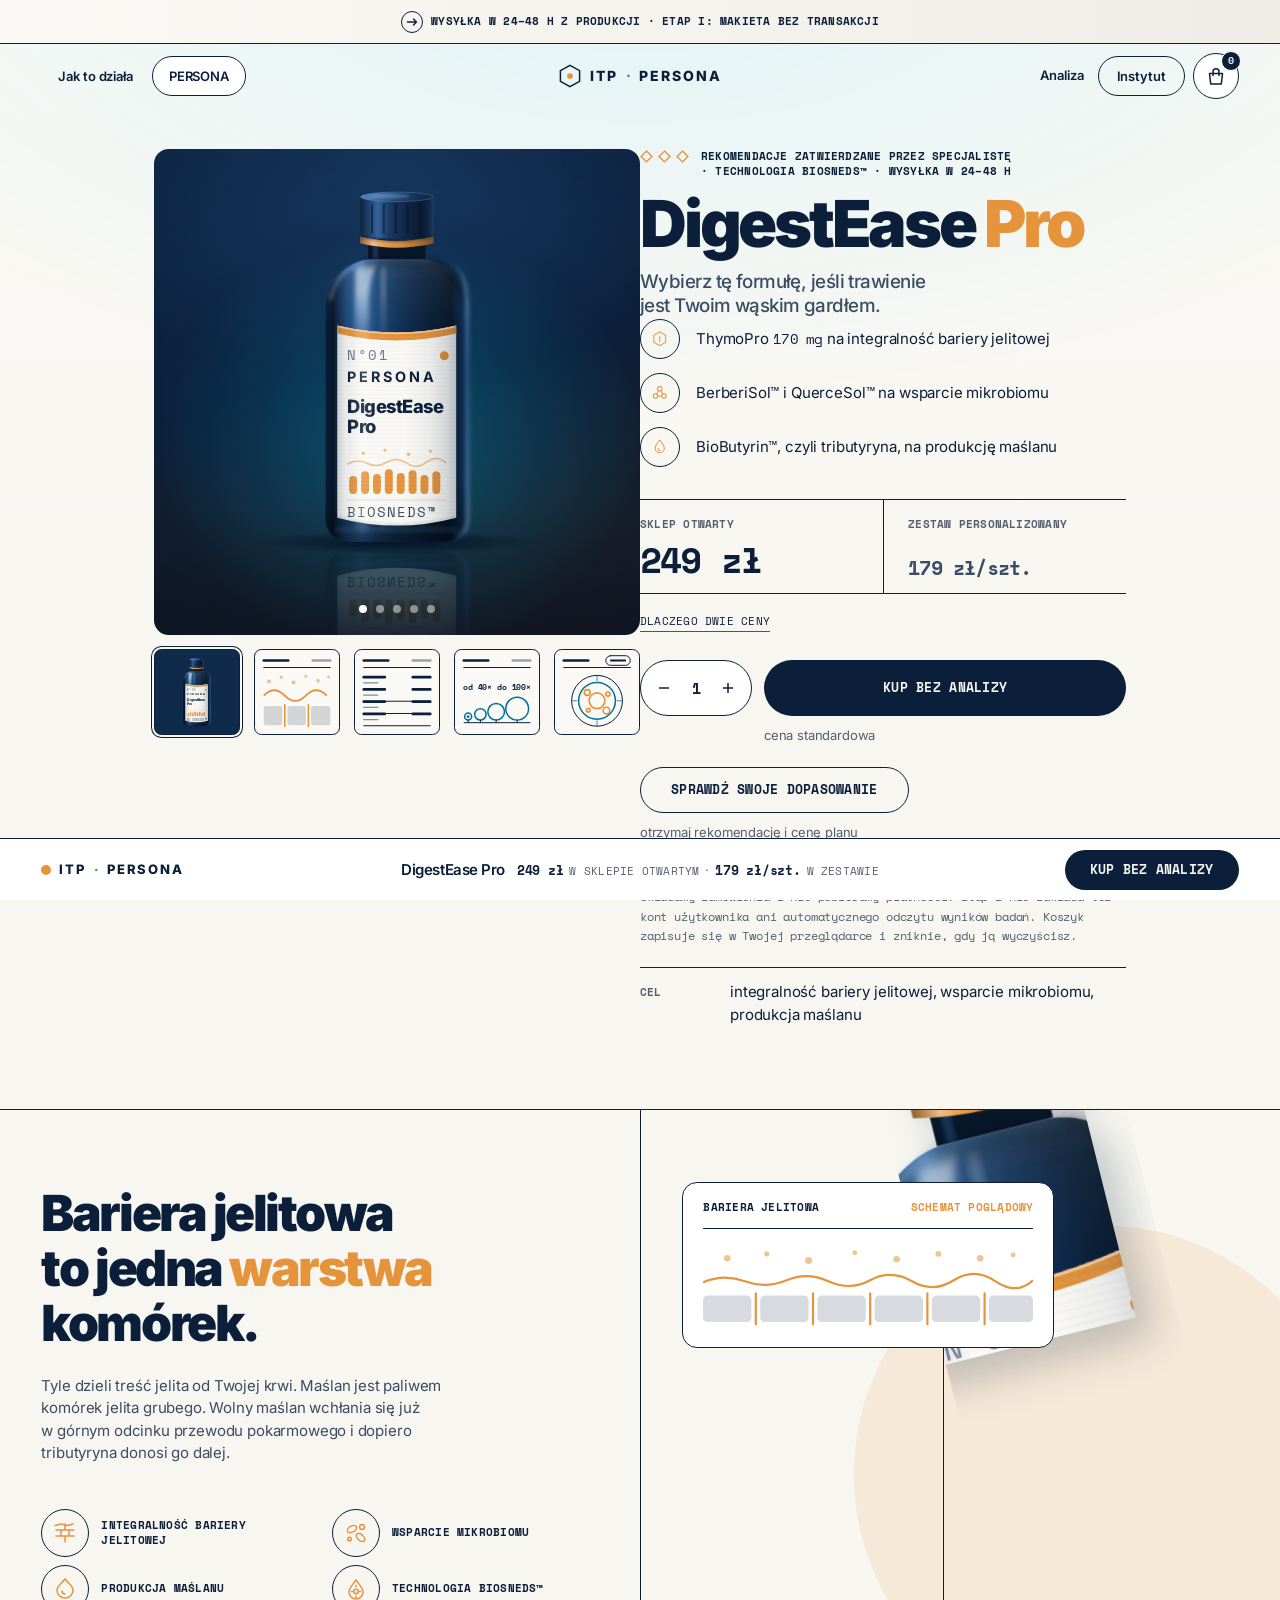
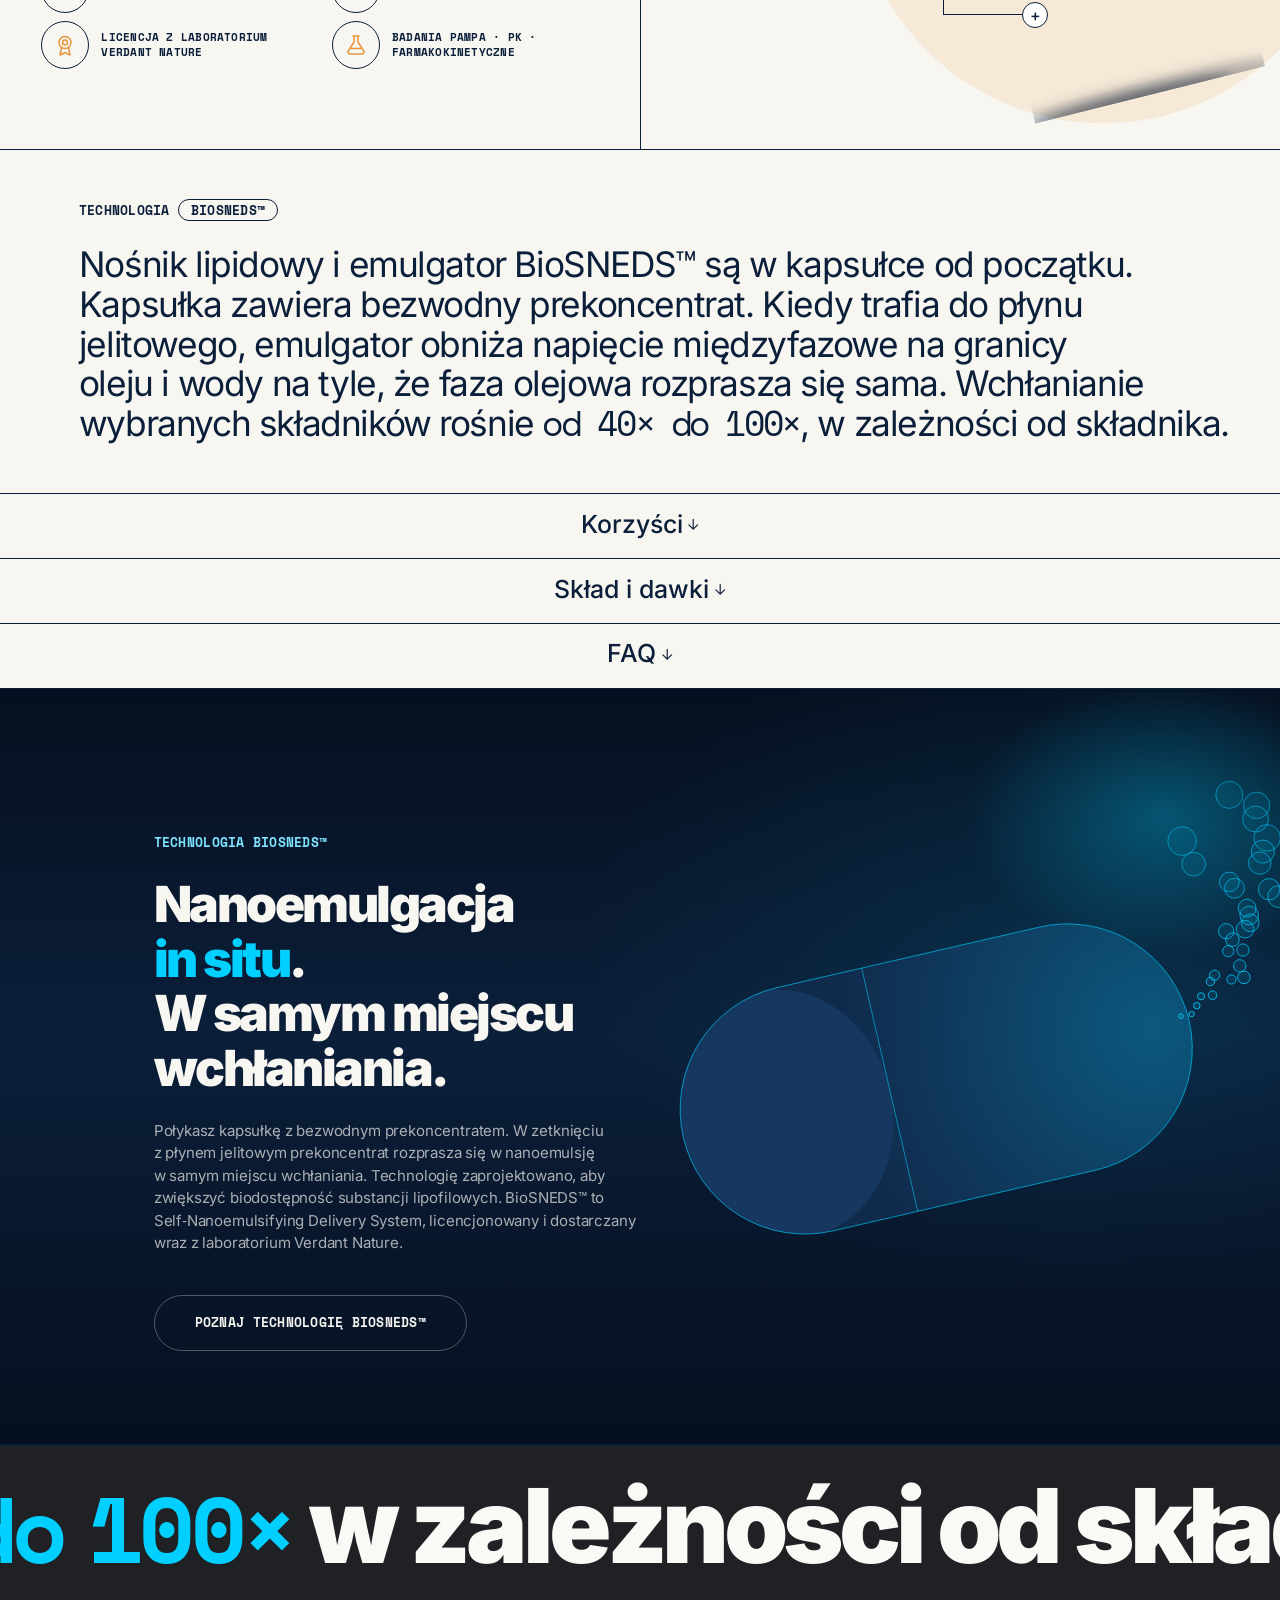
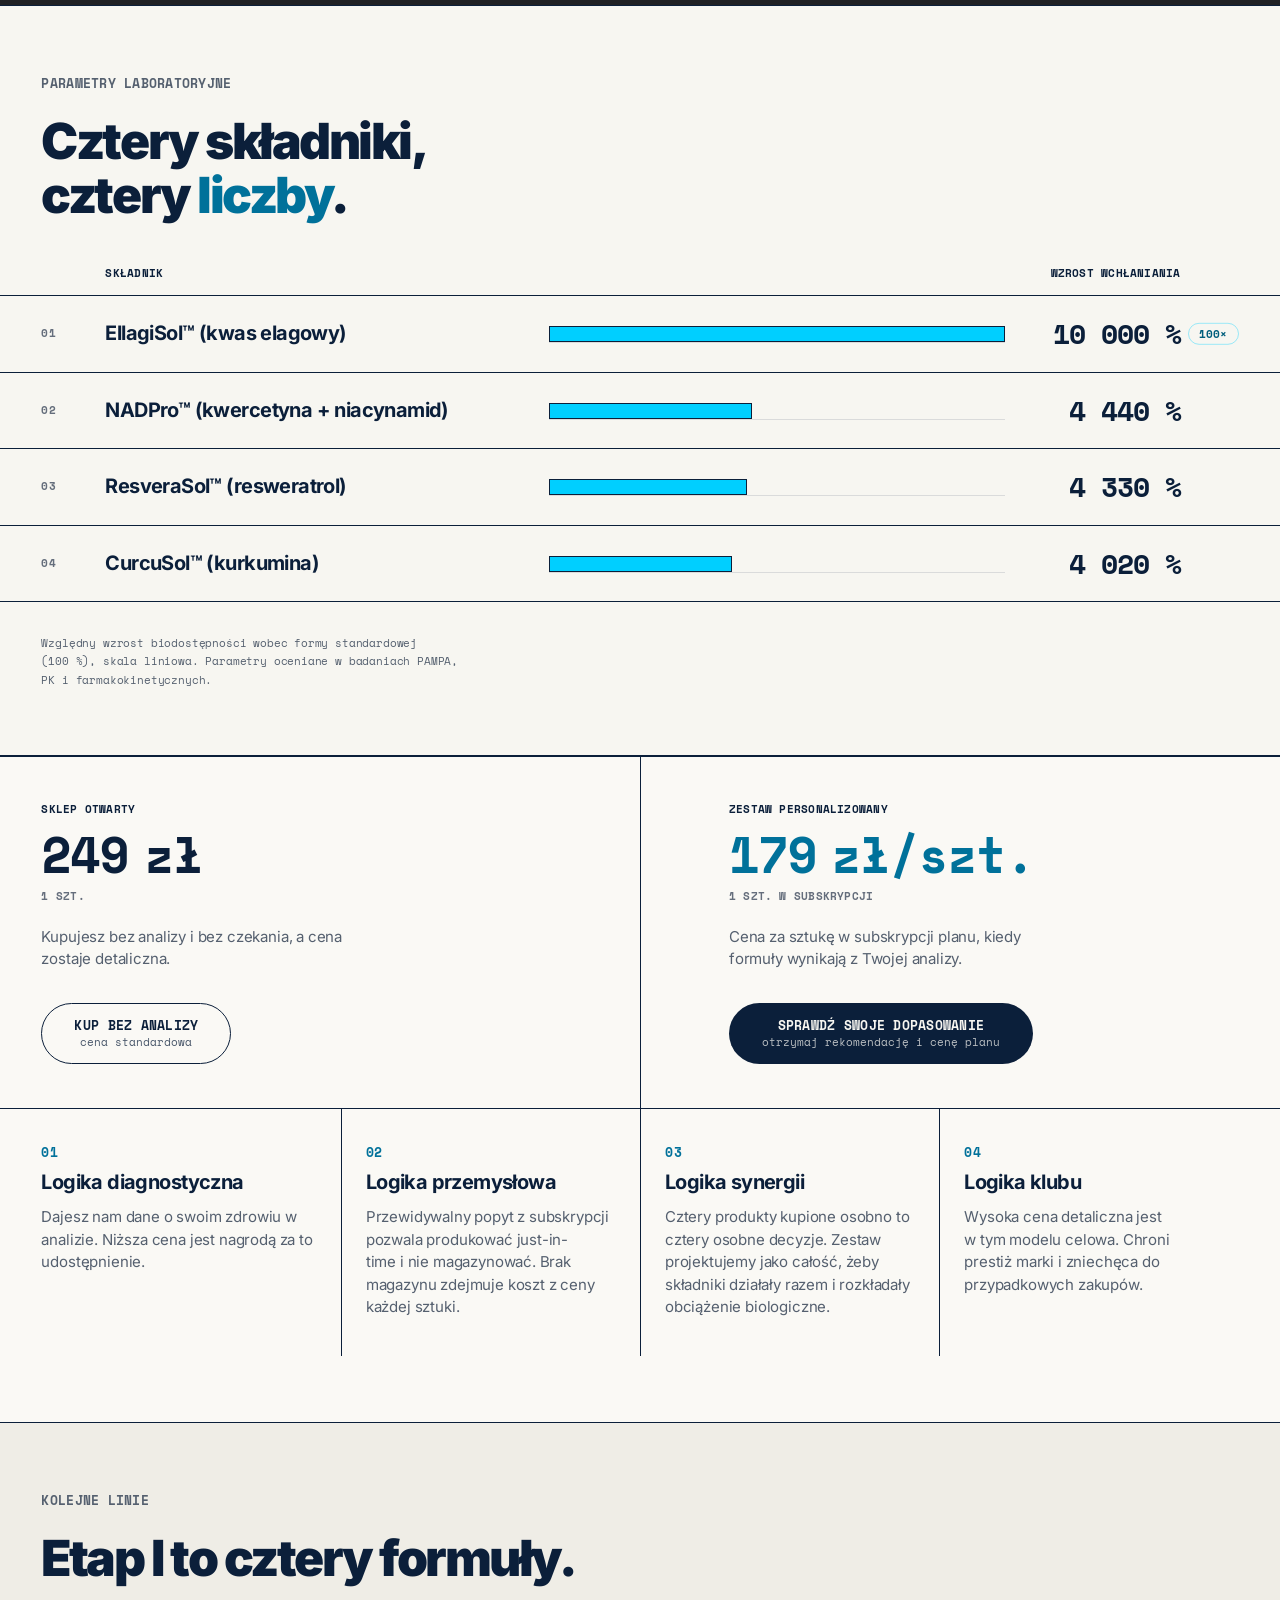
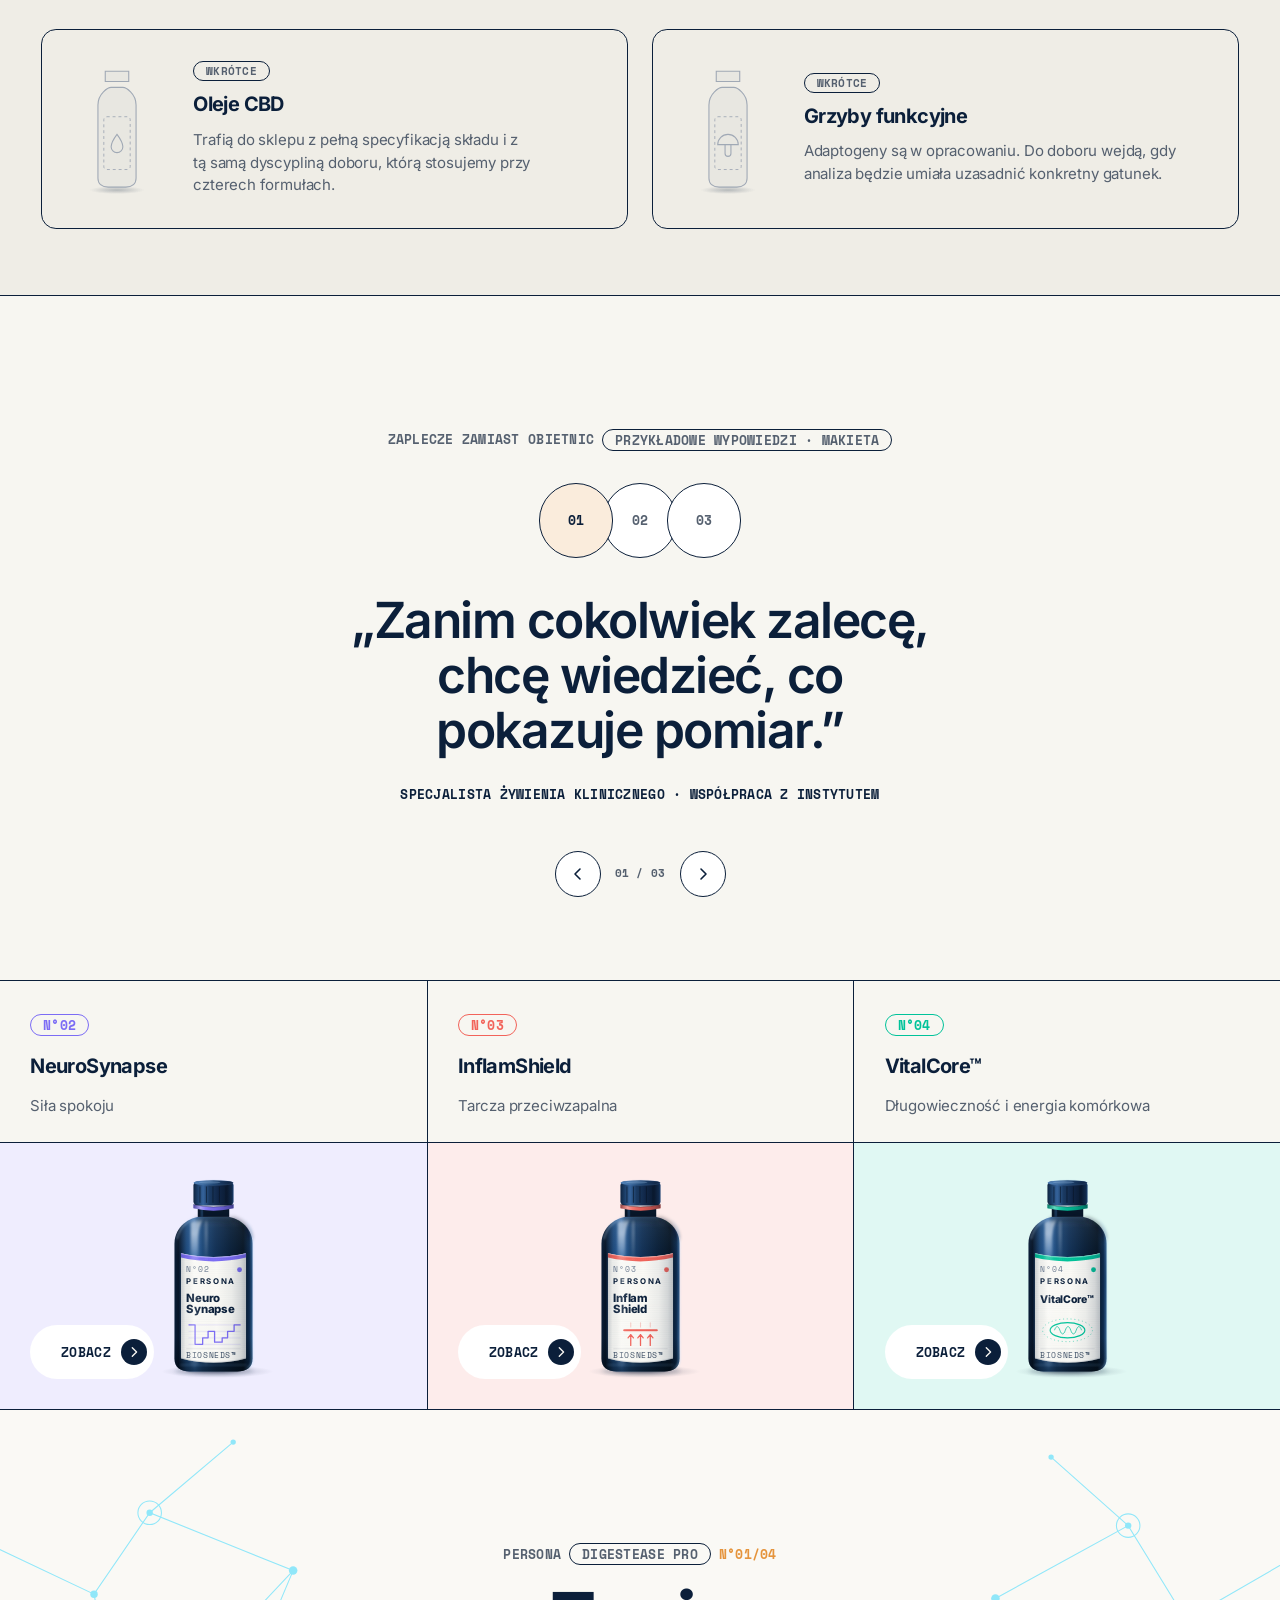
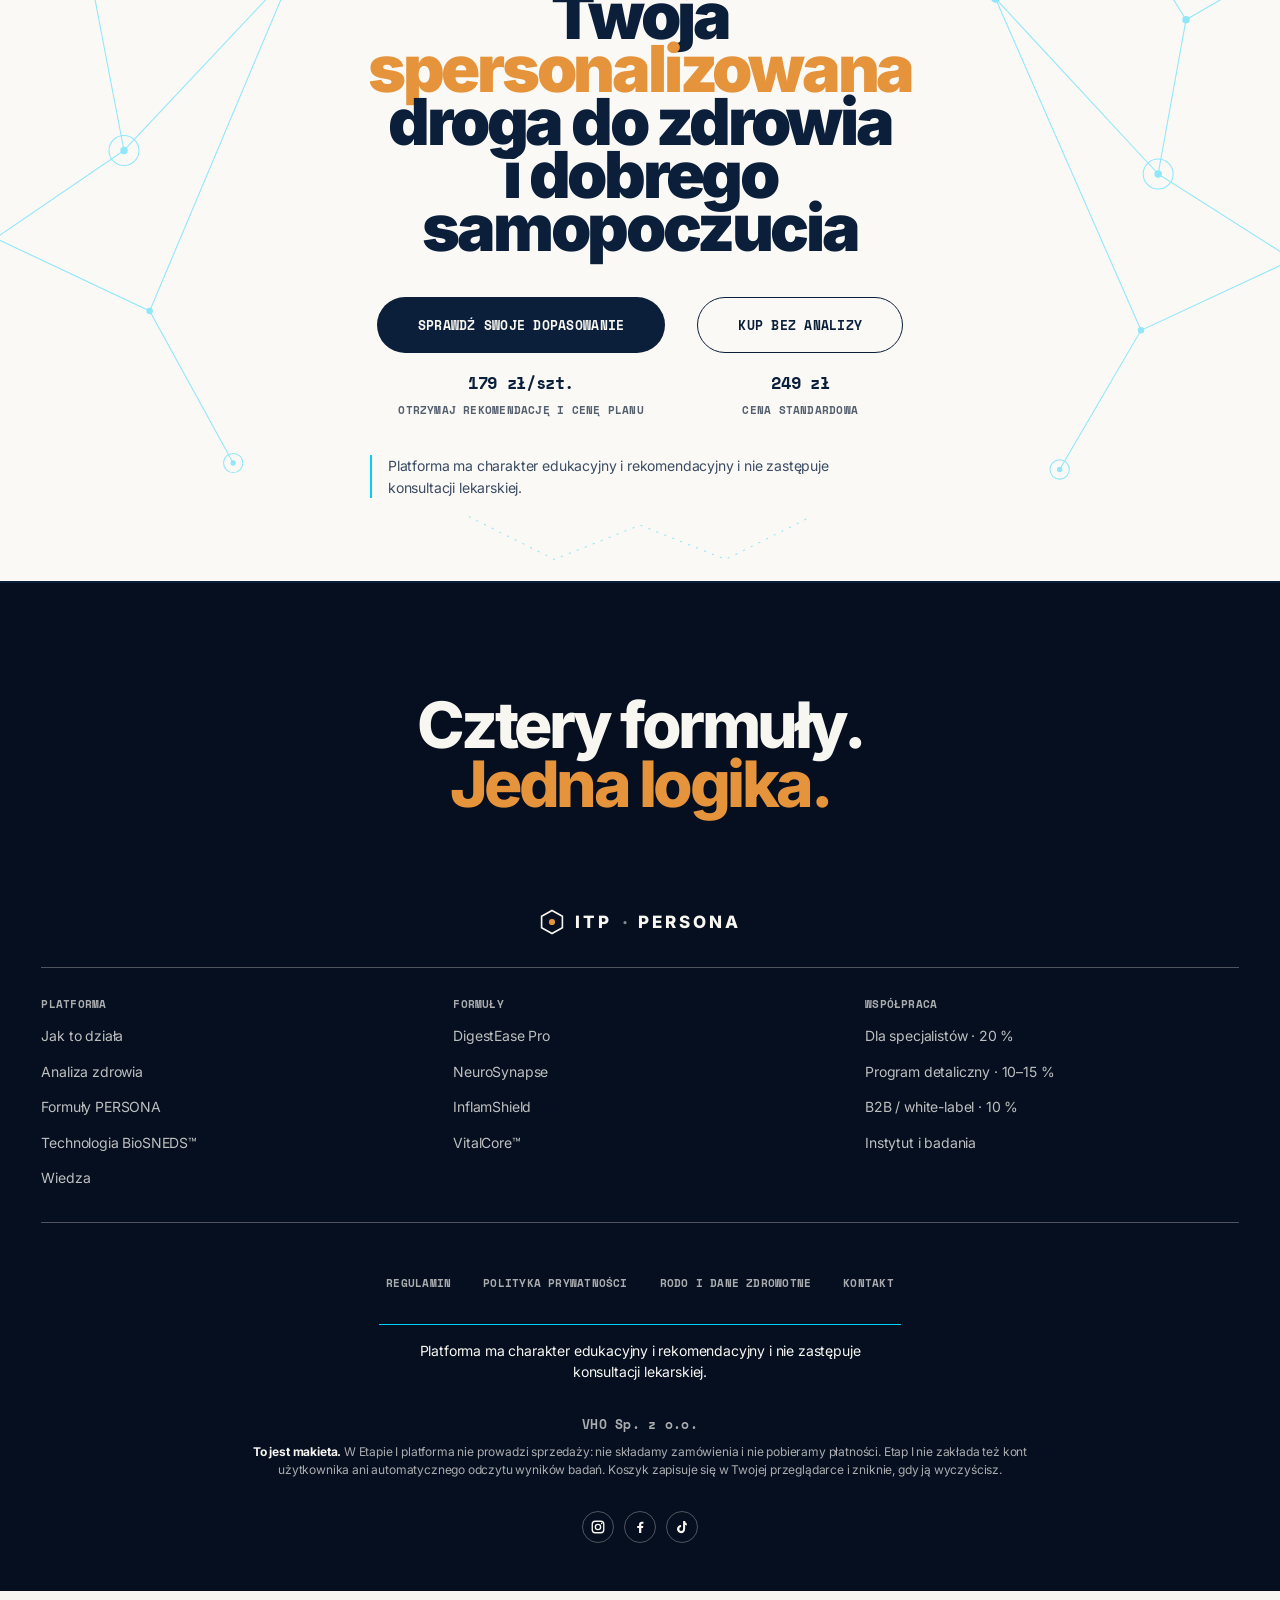
<file: mockups/persona-digestease.html>
<!-- GENERATED by scripts/assemble_pdp.py from mockups/parts/*.html and
     scripts/pdp_data.py. Do not hand-edit: edit the part or the data. -->
<!doctype html>
<html lang="pl">
<head>
<meta charset="utf-8">
<meta name="viewport" content="width=device-width, initial-scale=1">
<title>DigestEase Pro · zdrowy układ trawienny | PERSONA · ITP</title>
<meta name="description" content="DigestEase Pro: ThymoPro 170 mg, BerberiSol™, QuerceSol™ i BioButyrin™ w technologii BioSNEDS™. 249 zł w sklepie otwartym, 179 zł/szt. w zestawie personalizowanym.">
<link rel="stylesheet" href="../styles/tokens.css">
<link rel="stylesheet" href="../styles/pdp-core.css">
<link rel="stylesheet" href="../styles/pdp-chrome.css">
<link rel="stylesheet" href="../styles/pdp-buybox.css">
<link rel="stylesheet" href="../styles/pdp-story.css">
<link rel="stylesheet" href="../styles/pdp-statement.css">
<link rel="stylesheet" href="../styles/pdp-accordion.css">
<link rel="stylesheet" href="../styles/pdp-tech.css">
<link rel="stylesheet" href="../styles/pdp-social.css">
<link rel="stylesheet" href="../styles/pdp-index.css">
<script>
/* Hidden tab (headless capture): CSS transitions may never fire, so
   scroll-reveal end states are written synchronously, without animation. */
if (document.visibilityState === 'hidden') {
  var itpRevealFix = document.createElement('style');
  itpRevealFix.textContent =
    '[data-itp-reveal]{opacity:1 !important;transform:none !important;transition:none !important}';
  document.head.appendChild(itpRevealFix);
}
</script>
</head>
<body class="pdp" style="--fc: var(--f1-digest)">
<a class="skip-link" href="#main">Przejdź do treści</a>
<!-- PERSONA packshot defs. Source of truth. Inlined into every generated PDP by scripts/assemble_pdp.py. -->
  <!-- =================================================== PACKSHOT DEFS -->
  <svg width="0" height="0" style="position:absolute" aria-hidden="true" focusable="false">
    <defs>
      <!-- Światło wspólne dla wszystkich butelek: klucz z lewej-górnej,
           rim z prawej, cień z półcieniem. Tekstom na etykiecie zapisano
           rozmiary ≥12 px w przestrzeni 520×760 (2× dawnej siatki). -->
      <filter id="pkB1" x="-30%" y="-30%" width="160%" height="160%"><feGaussianBlur stdDeviation="2.2"/></filter>
      <filter id="pkB2" x="-40%" y="-40%" width="180%" height="180%"><feGaussianBlur stdDeviation="4.4"/></filter>
      <filter id="pkB4" x="-60%" y="-60%" width="220%" height="220%"><feGaussianBlur stdDeviation="8"/></filter>

      <linearGradient id="pkGlass" gradientUnits="userSpaceOnUse" x1="116" y1="0" x2="404" y2="0">
        <stop offset="0" stop-color="#0A1E38"/>
        <stop offset=".05" stop-color="#071528"/>
        <stop offset=".15" stop-color="#1D4879"/>
        <stop offset=".26" stop-color="#2F66A4"/>
        <stop offset=".36" stop-color="#1E4979"/>
        <stop offset=".52" stop-color="#123156"/>
        <stop offset=".72" stop-color="#0A2039"/>
        <stop offset=".88" stop-color="#071626"/>
        <stop offset=".96" stop-color="#0D2A4C"/>
        <stop offset="1" stop-color="#17416F"/>
      </linearGradient>
      <linearGradient id="pkGlassV" gradientUnits="userSpaceOnUse" x1="0" y1="162" x2="0" y2="732">
        <stop offset="0" stop-color="#D7E9FB" stop-opacity=".18"/>
        <stop offset=".07" stop-color="#FFFFFF" stop-opacity=".05"/>
        <stop offset=".25" stop-color="#FFFFFF" stop-opacity="0"/>
        <stop offset=".78" stop-color="#000509" stop-opacity="0"/>
        <stop offset=".9" stop-color="#01080F" stop-opacity=".26"/>
        <stop offset="1" stop-color="#000509" stop-opacity=".5"/>
      </linearGradient>
      <linearGradient id="pkCapX" gradientUnits="userSpaceOnUse" x1="186" y1="0" x2="334" y2="0">
        <stop offset="0" stop-color="#0F2440"/>
        <stop offset=".1" stop-color="#1B3D66"/>
        <stop offset=".24" stop-color="#35639B"/>
        <stop offset=".4" stop-color="#1A3A62"/>
        <stop offset=".62" stop-color="#102647"/>
        <stop offset=".85" stop-color="#0A1A31"/>
        <stop offset=".95" stop-color="#11294A"/>
        <stop offset="1" stop-color="#1B4070"/>
      </linearGradient>
      <linearGradient id="pkCapTop" gradientUnits="userSpaceOnUse" x1="206" y1="26" x2="316" y2="46">
        <stop offset="0" stop-color="#4C7CB2"/>
        <stop offset=".5" stop-color="#1E4573"/>
        <stop offset="1" stop-color="#12294A"/>
      </linearGradient>
      <linearGradient id="pkBandShade" gradientUnits="userSpaceOnUse" x1="186" y1="0" x2="334" y2="0">
        <stop offset="0" stop-color="#04101F" stop-opacity=".4"/>
        <stop offset=".18" stop-color="#FFFFFF" stop-opacity=".38"/>
        <stop offset=".3" stop-color="#FFFFFF" stop-opacity=".12"/>
        <stop offset=".55" stop-color="#04101F" stop-opacity=".06"/>
        <stop offset=".85" stop-color="#04101F" stop-opacity=".3"/>
        <stop offset="1" stop-color="#04101F" stop-opacity=".5"/>
      </linearGradient>
      <linearGradient id="pkWrap" gradientUnits="userSpaceOnUse" x1="140" y1="0" x2="380" y2="0">
        <stop offset="0" stop-color="#0B1F3A" stop-opacity=".2"/>
        <stop offset=".07" stop-color="#0B1F3A" stop-opacity=".06"/>
        <stop offset=".2" stop-color="#FFFFFF" stop-opacity=".09"/>
        <stop offset=".35" stop-color="#FFFFFF" stop-opacity=".02"/>
        <stop offset=".55" stop-color="#0B1F3A" stop-opacity="0"/>
        <stop offset=".78" stop-color="#0B1F3A" stop-opacity=".06"/>
        <stop offset=".92" stop-color="#0B1F3A" stop-opacity=".16"/>
        <stop offset="1" stop-color="#0B1F3A" stop-opacity=".28"/>
      </linearGradient>
      <linearGradient id="pkSpecV" gradientUnits="userSpaceOnUse" x1="0" y1="168" x2="0" y2="724">
        <stop offset="0" stop-color="#FFFFFF" stop-opacity="0"/>
        <stop offset=".03" stop-color="#FFFFFF" stop-opacity=".5"/>
        <stop offset=".1" stop-color="#FFFFFF" stop-opacity=".55"/>
        <stop offset=".2" stop-color="#FFFFFF" stop-opacity=".3"/>
        <stop offset=".26" stop-color="#FFFFFF" stop-opacity=".12"/>
        <stop offset=".5" stop-color="#FFFFFF" stop-opacity=".07"/>
        <stop offset=".85" stop-color="#FFFFFF" stop-opacity=".06"/>
        <stop offset=".93" stop-color="#FFFFFF" stop-opacity=".16"/>
        <stop offset="1" stop-color="#FFFFFF" stop-opacity="0"/>
      </linearGradient>
      <linearGradient id="pkRim" gradientUnits="userSpaceOnUse" x1="0" y1="168" x2="0" y2="728">
        <stop offset="0" stop-color="#9ED2FF" stop-opacity="0"/>
        <stop offset=".08" stop-color="#9ED2FF" stop-opacity=".55"/>
        <stop offset=".4" stop-color="#7FB4E8" stop-opacity=".3"/>
        <stop offset=".8" stop-color="#9ED2FF" stop-opacity=".45"/>
        <stop offset=".97" stop-color="#9ED2FF" stop-opacity=".55"/>
        <stop offset="1" stop-color="#9ED2FF" stop-opacity="0"/>
      </linearGradient>
      <radialGradient id="pkShadowOut" cx=".5" cy=".5" r=".5">
        <stop offset="0" stop-color="#0B1F3A" stop-opacity=".32"/>
        <stop offset=".5" stop-color="#0B1F3A" stop-opacity=".16"/>
        <stop offset=".78" stop-color="#0B1F3A" stop-opacity=".06"/>
        <stop offset="1" stop-color="#0B1F3A" stop-opacity="0"/>
      </radialGradient>
      <pattern id="pkPaper" width="8" height="8" patternUnits="userSpaceOnUse">
        <rect x="0" y="2" width="8" height="2" fill="rgba(11,31,58,.03)"/>
        <rect x="4" y="6" width="4" height="2" fill="rgba(255,255,255,.05)"/>
      </pattern>

      <!-- Cień rzucany: szeroki półcień + jądro, lekko przesunięte w prawo -->
      <g id="pk-shadow">
        <ellipse cx="274" cy="732" rx="206" ry="23" fill="url(#pkShadowOut)"/>
        <ellipse cx="262" cy="730" rx="144" ry="13" fill="#0B1F3A" opacity=".2" filter="url(#pkB4)"/>
        <ellipse cx="258" cy="729" rx="96" ry="8" fill="#071527" opacity=".3" filter="url(#pkB2)"/>
      </g>

      <!-- Nakrętka: matowe tworzywo, szeroki miękki blik, glint na krawędzi -->
      <g id="pk-cap">
        <rect x="186" y="30" width="148" height="90" rx="16" fill="url(#pkCapX)"/>
        <path d="M210 50v60M234 50v60M258 50v60M282 50v60M306 50v60" stroke="#081527" stroke-width="4" opacity=".6"/>
        <path d="M222 50v60" stroke="#4E79AC" stroke-width="2.8" opacity=".5" filter="url(#pkB1)"/>
        <path d="M329 52v56" stroke="#3E6796" stroke-width="3.2" opacity=".5" filter="url(#pkB1)"/>
        <ellipse cx="260" cy="36" rx="73" ry="9.5" fill="url(#pkCapTop)"/>
        <ellipse cx="260" cy="36" rx="73" ry="9.5" fill="none" stroke="#6E9CCF" stroke-width="1.5" opacity=".45"/>
        <ellipse cx="246" cy="34.5" rx="40" ry="4.6" fill="#A9CDF2" opacity=".3" filter="url(#pkB1)"/>
      </g>

      <!-- Szyjka (ciemne tło pod banderolą) -->
      <g id="pk-neck">
        <rect x="202" y="126" width="116" height="36" fill="#081729"/>
        <rect x="212" y="126" width="10" height="36" fill="#28517F" opacity=".5" filter="url(#pkB1)"/>
      </g>
      <!-- Cieniowanie banderoli: rysowane nad kolorem, łuk perspektywy -->
      <g id="pk-bandshade">
        <path d="M186 116 Q260 134 334 116 L334 130 Q260 148 186 130 Z" fill="url(#pkBandShade)"/>
        <path d="M186 116 Q260 134 334 116" fill="none" stroke="#04101F" stroke-width="5" opacity=".35" filter="url(#pkB1)"/>
      </g>

      <!-- Korpus: gradient walca + modulacja pionowa + cień barku -->
      <g id="pk-body">
        <path d="M116 260 C116 196 176 162 208 162 H312 C344 162 404 196 404 260 V684 C404 718 380 732 348 732 H172 C140 732 116 718 116 684 Z" fill="url(#pkGlass)"/>
        <path d="M116 260 C116 196 176 162 208 162 H312 C344 162 404 196 404 260 V684 C404 718 380 732 348 732 H172 C140 732 116 718 116 684 Z" fill="url(#pkGlassV)"/>
        <path d="M192 168 C240 156 296 158 332 170 L320 192 C280 180 232 180 200 190 Z" fill="#03101F" opacity=".3" filter="url(#pkB4)"/>
        <path d="M126 244 C132 204 160 178 192 168" fill="none" stroke="#A9CDF2" stroke-width="4.8" opacity=".5" filter="url(#pkB2)"/>
        <path d="M328 168 C364 180 392 204 396 244" fill="none" stroke="#020B16" stroke-width="12" opacity=".5" filter="url(#pkB4)"/>
      </g>

      <!-- Warstwa połysku nad etykietą: papier, owinięcie, blik, rim, odbicie -->
      <g id="pk-gloss">
        <path d="M140 296 Q260 324 380 296 L380 684 Q260 716 140 684 Z" fill="url(#pkPaper)"/>
        <path d="M140 296 Q260 324 380 296 L380 684 Q260 716 140 684 Z" fill="url(#pkWrap)"/>
        <path d="M142 298 Q260 326 378 298" fill="none" stroke="#FFFFFF" stroke-width="2.6" opacity=".5"/>
        <path d="M140 682 Q260 714 380 682" fill="none" stroke="#0B1F3A" stroke-width="4" opacity=".14" filter="url(#pkB1)"/>
        <path d="M176 184 C184 174 196 168 208 168 L224 168 C210 188 204 212 204 248 L204 700 C204 710 200 716 192 718 L182 718 C178 714 176 706 176 696 Z" fill="url(#pkSpecV)" filter="url(#pkB2)"/>
        <rect x="228" y="172" width="10" height="540" rx="5" fill="url(#pkSpecV)" opacity=".45" filter="url(#pkB2)"/>
        <path d="M368 170 C392 184 402 208 403 252 L403 684 C403 704 394 718 378 724" fill="none" stroke="url(#pkRim)" stroke-width="5.2" stroke-linecap="round" filter="url(#pkB2)"/>
        <path d="M117.5 272 L117.5 680" stroke="#7FA9D8" stroke-width="2.8" opacity=".3" filter="url(#pkB1)"/>
        <rect x="136" y="704" width="248" height="8" rx="4" fill="#7FB0DF" opacity=".15" filter="url(#pkB2)"/>
      </g>

      <!-- 01 · DigestEase Pro -->
      <symbol id="pack-f1" viewBox="0 0 520 760">
        <use href="#pk-shadow"/>
        <use href="#pk-cap"/>
        <use href="#pk-neck"/>
        <path d="M186 116 Q260 134 334 116 L334 130 Q260 148 186 130 Z" fill="var(--f1-digest)"/>
        <use href="#pk-bandshade"/>
        <use href="#pk-body"/>
        <path d="M140 296 Q260 324 380 296 L380 684 Q260 716 140 684 Z" fill="#FAF9F5"/>
        <path d="M140 296 Q260 324 380 296 L380 312 Q260 340 140 312 Z" fill="var(--f1-digest)"/>
        <text x="160" y="366" font-family="Space Mono, monospace" font-size="29" letter-spacing="3" fill="#64748B">N°01</text>
        <circle cx="356" cy="357" r="9" fill="var(--f1-digest)"/>
        <text x="160" y="410" font-family="Inter, sans-serif" font-weight="700" font-size="29" letter-spacing="6" fill="#0B1F3A">PERSONA</text>
        <text x="160" y="472" font-family="Inter, sans-serif" font-weight="800" font-size="37" letter-spacing="-1" fill="#0B1F3A">DigestEase</text>
        <text x="160" y="512" font-family="Inter, sans-serif" font-weight="800" font-size="37" letter-spacing="-1" fill="#0B1F3A">Pro</text>
        <g fill="var(--f1-digest)" opacity=".65">
          <circle cx="192" cy="554" r="3.6"/><circle cx="236" cy="548" r="3"/>
          <circle cx="284" cy="556" r="3.6"/><circle cx="328" cy="550" r="3"/>
        </g>
        <path d="M160 576 Q180 564 200 574 T240 572 T280 574 T320 572 T360 574"
              fill="none" stroke="var(--f1-digest)" stroke-width="3.2" opacity=".55"/>
        <g fill="var(--f1-digest)">
          <rect x="164" y="600" width="16" height="36" rx="8"/>
          <rect x="188" y="590" width="16" height="46" rx="8"/>
          <rect x="212" y="596" width="16" height="40" rx="8"/>
          <rect x="236" y="586" width="16" height="50" rx="8"/>
          <rect x="260" y="594" width="16" height="42" rx="8"/>
          <rect x="284" y="588" width="16" height="48" rx="8"/>
          <rect x="308" y="598" width="16" height="38" rx="8"/>
          <rect x="332" y="590" width="16" height="46" rx="8"/>
        </g>
        <line x1="160" y1="648" x2="360" y2="648" stroke="rgba(11,31,58,.14)" stroke-width="2"/>
        <text x="160" y="682" font-family="Space Mono, monospace" font-size="29" letter-spacing="2" fill="#3B4C63">BIOSNEDS™</text>
        <use href="#pk-gloss"/>
      </symbol>

      <!-- 02 · NeuroSynapse -->
      <symbol id="pack-f2" viewBox="0 0 520 760">
        <use href="#pk-shadow"/>
        <use href="#pk-cap"/>
        <use href="#pk-neck"/>
        <path d="M186 116 Q260 134 334 116 L334 130 Q260 148 186 130 Z" fill="var(--f2-neuro)"/>
        <use href="#pk-bandshade"/>
        <use href="#pk-body"/>
        <path d="M140 296 Q260 324 380 296 L380 684 Q260 716 140 684 Z" fill="#FAF9F5"/>
        <path d="M140 296 Q260 324 380 296 L380 312 Q260 340 140 312 Z" fill="var(--f2-neuro)"/>
        <text x="160" y="366" font-family="Space Mono, monospace" font-size="29" letter-spacing="3" fill="#64748B">N°02</text>
        <circle cx="356" cy="357" r="9" fill="var(--f2-neuro)"/>
        <text x="160" y="410" font-family="Inter, sans-serif" font-weight="700" font-size="29" letter-spacing="6" fill="#0B1F3A">PERSONA</text>
        <text x="160" y="474" font-family="Inter, sans-serif" font-weight="800" font-size="42" letter-spacing="-1" fill="#0B1F3A">Neuro</text>
        <text x="160" y="518" font-family="Inter, sans-serif" font-weight="800" font-size="42" letter-spacing="-1" fill="#0B1F3A">Synapse</text>
        <g stroke="var(--f2-neuro)" stroke-width="2" opacity=".28">
          <path d="M168 560H360M168 584H360M168 608H360M168 632H360"/>
        </g>
        <path d="M168 560 H192 V632 H220 V608 H240 V584 H264 V624 H292 V608 H312 V584 H336 V560 H360"
              fill="none" stroke="var(--f2-neuro)" stroke-width="4.8" stroke-linejoin="round"/>
        <line x1="160" y1="648" x2="360" y2="648" stroke="rgba(11,31,58,.14)" stroke-width="2"/>
        <text x="160" y="682" font-family="Space Mono, monospace" font-size="29" letter-spacing="2" fill="#3B4C63">BIOSNEDS™</text>
        <use href="#pk-gloss"/>
      </symbol>

      <!-- 03 · InflamShield -->
      <symbol id="pack-f3" viewBox="0 0 520 760">
        <use href="#pk-shadow"/>
        <use href="#pk-cap"/>
        <use href="#pk-neck"/>
        <path d="M186 116 Q260 134 334 116 L334 130 Q260 148 186 130 Z" fill="var(--f3-inflam)"/>
        <use href="#pk-bandshade"/>
        <use href="#pk-body"/>
        <path d="M140 296 Q260 324 380 296 L380 684 Q260 716 140 684 Z" fill="#FAF9F5"/>
        <path d="M140 296 Q260 324 380 296 L380 312 Q260 340 140 312 Z" fill="var(--f3-inflam)"/>
        <text x="160" y="366" font-family="Space Mono, monospace" font-size="29" letter-spacing="3" fill="#64748B">N°03</text>
        <circle cx="356" cy="357" r="9" fill="var(--f3-inflam)"/>
        <text x="160" y="410" font-family="Inter, sans-serif" font-weight="700" font-size="29" letter-spacing="6" fill="#0B1F3A">PERSONA</text>
        <text x="160" y="474" font-family="Inter, sans-serif" font-weight="800" font-size="42" letter-spacing="-1" fill="#0B1F3A">Inflam</text>
        <text x="160" y="518" font-family="Inter, sans-serif" font-weight="800" font-size="42" letter-spacing="-1" fill="#0B1F3A">Shield</text>
        <g opacity=".3" stroke="var(--f3-inflam)" stroke-width="4" stroke-linecap="round" fill="none">
          <path d="M224 568v-16M260 568v-16M296 568v-16"/>
        </g>
        <rect x="196" y="576" width="128" height="8" rx="4" fill="var(--f3-inflam)"/>
        <g stroke="var(--f3-inflam)" stroke-width="4.8" stroke-linecap="round" stroke-linejoin="round" fill="none">
          <path d="M224 636v-40M224 596l-10 12M224 596l10 12"/>
          <path d="M260 636v-40M260 596l-10 12M260 596l10 12"/>
          <path d="M296 636v-40M296 596l-10 12M296 596l10 12"/>
        </g>
        <line x1="160" y1="648" x2="360" y2="648" stroke="rgba(11,31,58,.14)" stroke-width="2"/>
        <text x="160" y="682" font-family="Space Mono, monospace" font-size="29" letter-spacing="2" fill="#3B4C63">BIOSNEDS™</text>
        <use href="#pk-gloss"/>
      </symbol>

      <!-- 04 · VitalCore™ -->
      <symbol id="pack-f4" viewBox="0 0 520 760">
        <use href="#pk-shadow"/>
        <use href="#pk-cap"/>
        <use href="#pk-neck"/>
        <path d="M186 116 Q260 134 334 116 L334 130 Q260 148 186 130 Z" fill="var(--f4-vital)"/>
        <use href="#pk-bandshade"/>
        <use href="#pk-body"/>
        <path d="M140 296 Q260 324 380 296 L380 684 Q260 716 140 684 Z" fill="#FAF9F5"/>
        <path d="M140 296 Q260 324 380 296 L380 312 Q260 340 140 312 Z" fill="var(--f4-vital)"/>
        <text x="160" y="366" font-family="Space Mono, monospace" font-size="29" letter-spacing="3" fill="#64748B">N°04</text>
        <circle cx="356" cy="357" r="9" fill="var(--f4-vital)"/>
        <text x="160" y="410" font-family="Inter, sans-serif" font-weight="700" font-size="29" letter-spacing="6" fill="#0B1F3A">PERSONA</text>
        <text x="160" y="478" font-family="Inter, sans-serif" font-weight="800" font-size="39" letter-spacing="-1" fill="#0B1F3A">VitalCore™</text>
        <ellipse cx="260" cy="580" rx="92" ry="42" fill="none" stroke="var(--f4-vital)"
                 stroke-width="2.8" stroke-dasharray="4 10" opacity=".7"/>
        <ellipse cx="260" cy="580" rx="64" ry="28" fill="none" stroke="var(--f4-vital)" stroke-width="4.4"/>
        <path d="M212 580 c6 -18 14 -18 20 0 c6 18 14 18 20 0 c6 -18 14 -18 20 0 c6 18 14 18 20 0 c6 -18 14 -18 20 0"
              fill="none" stroke="var(--f4-vital)" stroke-width="3.2" opacity=".85"/>
        <line x1="160" y1="648" x2="360" y2="648" stroke="rgba(11,31,58,.14)" stroke-width="2"/>
        <text x="160" y="682" font-family="Space Mono, monospace" font-size="29" letter-spacing="2" fill="#3B4C63">BIOSNEDS™</text>
        <use href="#pk-gloss"/>
      </symbol>

      <!-- Mała butelka bez liter: pole koloru + znak (scena hero) -->
      <symbol id="pack-mini" viewBox="0 0 520 760">
        <use href="#pk-shadow"/>
        <use href="#pk-cap"/>
        <use href="#pk-neck"/>
        <path d="M186 116 Q260 134 334 116 L334 130 Q260 148 186 130 Z" fill="var(--fc, #8A96A8)"/>
        <use href="#pk-bandshade"/>
        <use href="#pk-body"/>
        <path d="M140 296 Q260 324 380 296 L380 684 Q260 716 140 684 Z" fill="#FAF9F5"/>
        <path d="M140 296 Q260 324 380 296 L380 312 Q260 340 140 312 Z" fill="var(--fc, #8A96A8)"/>
        <circle cx="260" cy="450" r="44" fill="var(--fc, #8A96A8)"/>
        <path d="M196 560 Q260 574 324 560" fill="none" stroke="var(--fc, #8A96A8)"
              stroke-width="7" stroke-linecap="round" opacity=".55"/>
        <line x1="180" y1="628" x2="340" y2="628" stroke="rgba(11,31,58,.14)" stroke-width="3"/>
        <use href="#pk-gloss"/>
      </symbol>

      <!-- Wkrótce · sylwetki — stoją w tym samym świetle (miękki cień) -->
      <symbol id="pack-soon-oil" viewBox="0 0 120 186">
        <ellipse cx="60" cy="176" rx="38" ry="5.5" fill="url(#pkShadowOut)"/>
        <path d="M44 14h32v14H44z M34 60 C34 44 48 36 52 36 H68 C72 36 86 44 86 60 V160 C86 168 80 172 72 172 H48 C40 172 34 168 34 160 Z"
              fill="rgba(11,31,58,.04)" stroke="#8A96A8" stroke-width="1.5"/>
        <rect x="42" y="76" width="36" height="72" rx="4" fill="none" stroke="#8A96A8" stroke-width="1.2" stroke-dasharray="4 4"/>
        <path d="M60 100 C66 108 68 112 68 117 A8 8 0 0 1 52 117 C52 112 54 108 60 100 Z"
              fill="none" stroke="#8A96A8" stroke-width="1.5"/>
      </symbol>
      <symbol id="pack-soon-mush" viewBox="0 0 120 186">
        <ellipse cx="60" cy="176" rx="38" ry="5.5" fill="url(#pkShadowOut)"/>
        <path d="M44 14h32v14H44z M34 60 C34 44 48 36 52 36 H68 C72 36 86 44 86 60 V160 C86 168 80 172 72 172 H48 C40 172 34 168 34 160 Z"
              fill="rgba(11,31,58,.04)" stroke="#8A96A8" stroke-width="1.5"/>
        <rect x="42" y="76" width="36" height="72" rx="4" fill="none" stroke="#8A96A8" stroke-width="1.2" stroke-dasharray="4 4"/>
        <path d="M46 114 A14 14 0 0 1 74 114 Z" fill="none" stroke="#8A96A8" stroke-width="1.5"/>
        <path d="M56 114 v12 a4 4 0 0 0 8 0 v-12" fill="none" stroke="#8A96A8" stroke-width="1.5"/>
      </symbol>
    </defs>
  </svg>


<!-- ================================================== CHROME · HEAD
     Promo band, floating pill navigation, mobile menu panel, and the
     opening of <main>. Owner: chrome. Hooks: #itp-menu-panel and
     [data-itp-menu-toggle] are read by scripts/chrome.js unchanged. -->
<div class="pdp-chrome">

  <p class="pdp-chrome__promo t-micro--sm">
    <svg class="pdp-chrome__promo-glyph" width="22" height="22" viewBox="0 0 22 22" aria-hidden="true">
      <circle cx="11" cy="11" r="10.5" fill="none" stroke="currentColor" stroke-width="1"/>
      <path d="M6.5 11h9M12.5 8l3 3-3 3" fill="none" stroke="currentColor" stroke-width="1.4" stroke-linecap="round" stroke-linejoin="round"/>
    </svg>
    <span>Wysyłka w&nbsp;<span class="mono">24–48 h</span> z&nbsp;produkcji · Etap I: makieta bez transakcji</span>
  </p>

  <header class="pdp-chrome__head">
    <div class="pdp-c pdp-chrome__row">

      <button class="pdp-chrome__burger" type="button"
              data-itp-menu-toggle
              aria-expanded="false"
              aria-controls="itp-menu-panel"
              aria-label="Otwórz menu"
              data-label-open="Otwórz menu"
              data-label-close="Zamknij menu">
        <svg width="18" height="12" viewBox="0 0 18 12" aria-hidden="true">
          <path d="M0 1h18M0 6h18M0 11h18" stroke="currentColor" stroke-width="1.6"/>
        </svg>
      </button>

      <!-- The nav source is emitted twice so the mobile sheet keeps the full
           directory. Desktop CSS exposes only the two quiet utility links on
           the left and leaves the remaining routes in the sheet/footer. -->
      <nav class="pdp-chrome__nav" aria-label="Główna nawigacja">
        <a class="pdp-chrome__pill" data-nav-i="0" href="hero.html#jak-to-dziala">Jak to działa</a><a class="pdp-chrome__pill" data-nav-i="1" href="product.html">PERSONA</a><a class="pdp-chrome__pill" data-nav-i="2" href="biosneds.html">BioSNEDS™</a><a class="pdp-chrome__pill" data-nav-i="3" href="blog.html">Wiedza</a><a class="pdp-chrome__pill" data-nav-i="4" href="affiliate.html">Program poleceń</a>
      </nav>

      <a class="pdp-chrome__mark" href="hero.html" aria-label="ITP · PERSONA, strona główna">
        <svg width="24" height="24" viewBox="0 0 26 26" aria-hidden="true">
          <path d="M13 1.5 23.4 7.25v11.5L13 24.5 2.6 18.75V7.25L13 1.5Z" fill="none" stroke="currentColor" stroke-width="1.6"/>
          <circle cx="13" cy="13" r="3.1" class="pdp-chrome__mark-dot"/>
        </svg>
        <span class="pdp-chrome__mark-itp">ITP</span>
        <span class="pdp-chrome__mark-sep" aria-hidden="true">·</span>
        <span class="pdp-chrome__mark-line">PERSONA</span>
      </a>

      <div class="pdp-chrome__cluster">
        <a class="pdp-chrome__text pdp-chrome__hide-m" data-nav-i="0" href="hero.html#jak-to-dziala">Jak to działa</a><a class="pdp-chrome__text pdp-chrome__hide-m" data-nav-i="1" href="product.html">PERSONA</a><a class="pdp-chrome__text pdp-chrome__hide-m" data-nav-i="2" href="biosneds.html">BioSNEDS™</a><a class="pdp-chrome__text pdp-chrome__hide-m" data-nav-i="3" href="blog.html">Wiedza</a><a class="pdp-chrome__text pdp-chrome__hide-m" data-nav-i="4" href="affiliate.html">Program poleceń</a>
        <a class="pdp-chrome__text pdp-chrome__hide-m" href="quiz.html">Analiza</a>
        <a class="pdp-chrome__pill pdp-chrome__pill--outline pdp-chrome__hide-m" href="hero.html#instytut">Instytut</a>
        <a class="pdp-chrome__cart" href="product.html" data-chrome-cart>
          <svg width="18" height="19" viewBox="0 0 18 19" fill="none" aria-hidden="true">
            <path d="M2.5 6.5h13l-1.2 10.5H3.7L2.5 6.5Z" stroke="currentColor" stroke-width="1.5" stroke-linejoin="round"/>
            <path d="M6 8.5V4.75a3 3 0 0 1 6 0V8.5" stroke="currentColor" stroke-width="1.5" stroke-linecap="round"/>
          </svg>
          <span class="visually-hidden">Koszyk, produktów:</span>
          <span class="pdp-chrome__badge mono" data-chrome-cart-count data-cart-count>0</span>
        </a>
      </div>

    </div>

    <div class="pdp-chrome__panel" id="itp-menu-panel">
      <div class="pdp-c pdp-chrome__panel-in">
        <a href="hero.html#jak-to-dziala">Jak to działa</a><a href="product.html">PERSONA</a><a href="biosneds.html">BioSNEDS™</a><a href="blog.html">Wiedza</a><a href="affiliate.html">Program poleceń</a>
        <a href="hero.html#instytut">Instytut</a>
        <a class="pdp-btn pdp-btn--solid pdp-btn--block" href="quiz.html">Sprawdź swoje dopasowanie</a>
      </div>
    </div>
  </header>

  <script>
  /* chrome: current-page pill and the live cart count. The count is the sum
     of quantities in localStorage 'itp-cart' (the product.html shape), and
     re-reads on the 'itp-cart-change' event dispatched by the buy box. */
  (function () {
    'use strict';
    var links = document.querySelectorAll('.pdp-chrome__nav a, .pdp-chrome__cluster a[data-nav-i]');
    for (var i = 0; i < links.length; i++) {
      if (/(^|\/)product\.html$/.test(links[i].getAttribute('href') || '')) {
        links[i].setAttribute('aria-current', 'page');
      }
    }
    function count() {
      try {
        var raw = JSON.parse(localStorage.getItem('itp-cart'));
        var n = 0;
        if (raw && typeof raw === 'object') {
          for (var k in raw) { var q = parseInt(raw[k], 10); if (q > 0) n += Math.min(q, 99); }
        }
        return n;
      } catch (e) { return 0; }
    }
    function paint(n) {
      var els = document.querySelectorAll('[data-chrome-cart-count]');
      for (var i = 0; i < els.length; i++) els[i].textContent = String(n);
    }
    paint(count());
    window.addEventListener('itp-cart-change', function (e) {
      paint(e && e.detail && typeof e.detail.count === 'number' ? e.detail.count : count());
    });
    window.addEventListener('storage', function (e) { if (e.key === 'itp-cart') paint(count()); });
  })();
  </script>

</div>

<main id="main">

<!-- =================================================== BUY BOX
     Organimo counterpart: ref/organimo/desktop-1440-00.png and
     mobile-390-00/-01.png. Measured at 1440: gallery box x 175, square
     536x536 (offset-3/32, w-13/32); copy box x 735, w 512; both tops at
     y 179 under the floating pill nav, which contributes no flow height.

     Left  · square gallery stage on a navy field with a cyan bloom, a dot
             pager on the image, five hairline thumbs below.
     Right · organimo's exact order: trust line (their 4.8/5 stars; we have
             no ratings, so the documented specialist line takes the slot),
             display H1, sub-line, three medallion bullets, the two
             documented prices, one dominant CTA with a stepper, the quiz
             route, the Stage I note, the Cel row.

     Owner: buybox. Every id and data hook is prefixed `buybox-` /
     `data-buybox-`. The add-to-cart mock writes localStorage['itp-cart']
     (slug -> qty) and dispatches `itp-cart-change` with detail.count, the
     contract chrome-head.html already listens on. -->
<section class="pdp-sec pdp-buybox" id="buybox" aria-labelledby="buybox-title">
  <div class="pdp-godray pdp-buybox__wash" aria-hidden="true"></div>

  <div class="pdp-c pdp-g pdp-buybox__grid">

    <!-- ------------------------------------------------ LEFT · GALLERY -->
    <div class="pdp-buybox__gallery">

      <div class="pdp-buybox__stage" id="buybox-stage">

        <!-- 01 · the packshot. The bottle is the inlined symbol; nothing is
             redrawn here. The second <use> is the same symbol flipped and
             faded under the base as a floor reflection; CSS draws the
             contact shadow between them. -->
        <div class="pdp-buybox__view pdp-buybox__view--pack" data-buybox-view="1">
          <div class="pdp-buybox__pack-wrap">
            <svg class="pdp-buybox__pack" viewBox="0 0 520 760" role="img" aria-label="DigestEase Pro">
              <use href="#pack-f1"/>
            </svg>
            <svg class="pdp-buybox__pack-refl" viewBox="0 0 520 760" aria-hidden="true">
              <use href="#pack-f1"/>
            </svg>
          </div>
        </div>

        <!-- 02 · the documented data artefact, on a light plate because its
             own fills are ink at 16 % and need a light ground. -->
        <div class="pdp-buybox__view" data-buybox-view="2" hidden>
          <figure class="pdp-buybox__plate">
            <figcaption class="pdp-buybox__plate-head">
              <span class="t-micro--sm">Bariera jelitowa</span>
              <span class="t-micro--sm pdp-buybox__plate-head-r">Schemat poglądowy</span>
            </figcaption>
            <div class="pdp-buybox__plate-fig pdp-buybox__artefact"><svg viewBox="0 0 300 74" aria-hidden="true">
  <g fill="var(--fc)" opacity=".55">
    <circle cx="22" cy="12" r="3"/><circle cx="58" cy="8" r="2.4"/>
    <circle cx="96" cy="14" r="3.2"/><circle cx="138" cy="7" r="2.2"/>
    <circle cx="176" cy="13" r="3"/><circle cx="214" cy="8" r="2.6"/>
    <circle cx="252" cy="12" r="3"/><circle cx="282" cy="9" r="2.2"/>
  </g>
  <path d="M0 34 Q19 26 38 33 T76 32 T114 33 T152 32 T190 33 T228 32 T266 33 T300 32"
        fill="none" stroke="var(--fc)" stroke-width="2"/>
  <g fill="rgba(11,31,58,.16)">
    <rect x="0" y="46" width="44" height="24" rx="4"/>
    <rect x="52" y="46" width="44" height="24" rx="4"/>
    <rect x="104" y="46" width="44" height="24" rx="4"/>
    <rect x="156" y="46" width="44" height="24" rx="4"/>
    <rect x="208" y="46" width="44" height="24" rx="4"/>
    <rect x="260" y="46" width="40" height="24" rx="4"/>
  </g>
  <g stroke="var(--fc)" stroke-width="2" stroke-linecap="round">
    <path d="M48 44v28M100 44v28M152 44v28M204 44v28M256 44v28"/>
  </g>
</svg></div>
          </figure>
        </div>

        <!-- 03 · the dose card. Doses come from the frozen table and stay in
             mono, `etykieta*` included, with its footnote. -->
        <div class="pdp-buybox__view" data-buybox-view="3" hidden>
          <div class="pdp-buybox__plate">
            <p class="pdp-buybox__plate-head">
              <span class="t-micro--sm">Skład i dawki</span>
              <span class="t-micro--sm pdp-buybox__plate-head-r">DigestEase Pro</span>
            </p>
            <dl class="pdp-buybox__doses">
              <div class="pdp-buybox__dose">
                <dt class="pdp-buybox__dose-n">ThymoPro<span class="pdp-buybox__dose-role">Integralność bariery jelitowej</span></dt>
                <dd class="pdp-buybox__dose-v mono">170 mg</dd>
              </div><div class="pdp-buybox__dose">
                <dt class="pdp-buybox__dose-n">BerberiSol™<span class="pdp-buybox__dose-role">Wsparcie mikrobiomu</span></dt>
                <dd class="pdp-buybox__dose-v mono">etykieta*</dd>
              </div><div class="pdp-buybox__dose">
                <dt class="pdp-buybox__dose-n">QuerceSol™<span class="pdp-buybox__dose-role">Wsparcie bariery jelitowej</span></dt>
                <dd class="pdp-buybox__dose-v mono">etykieta*</dd>
              </div><div class="pdp-buybox__dose">
                <dt class="pdp-buybox__dose-n">BioButyrin™ (tributyryna)<span class="pdp-buybox__dose-role">Produkcja maślanu</span></dt>
                <dd class="pdp-buybox__dose-v mono">etykieta*</dd>
              </div>
            </dl>
            <p class="pdp-buybox__doses-note">* Dawki BerberiSolu™, QuerceSolu™ i BioButyrinu™ podamy w pełnej specyfikacji na etykiecie produktu.</p>
          </div>
        </div>

        <!-- 04 · the absorption figure. Only the sanctioned general wording
             appears: no per-ingredient number is split out of it here. -->
        <div class="pdp-buybox__view" data-buybox-view="4" hidden>
          <div class="pdp-buybox__plate">
            <p class="pdp-buybox__plate-head">
              <span class="t-micro--sm">Wchłanianie</span>
              <span class="t-micro--sm pdp-buybox__plate-head-r">BioSNEDS™</span>
            </p>
            <div class="pdp-buybox__plate-fig pdp-buybox__abs">
              <p class="mono pdp-buybox__abs-fig">od 40× do 100×</p>
              <svg class="pdp-buybox__abs-art" viewBox="0 0 300 84" aria-hidden="true">
                <g fill="none" stroke="var(--cyan-deep)" stroke-width="1.2">
                  <circle cx="24" cy="42" r="3.5" fill="var(--cyan-deep)" stroke="none"/>
                  <circle cx="24" cy="42" r="11"/>
                  <circle cx="82" cy="42" r="19"/>
                  <circle cx="152" cy="42" r="27"/>
                  <circle cx="236" cy="42" r="37"/>
                </g>
                <path d="M0 79h300" stroke="var(--pdp-line)" stroke-width="1"/>
                <g stroke="var(--pdp-line)" stroke-width="1">
                  <path d="M24 79v-7M82 79v-7M152 79v-7M236 79v-7"/>
                </g>
              </svg>
            </div>
          </div>
        </div>

        <!-- 05 · the BioSNEDS mark, drawn as hairline geometry. The label
             reuses the statement band's micro-label + pill device. -->
        <div class="pdp-buybox__view" data-buybox-view="5" hidden>
          <div class="pdp-buybox__plate">
            <p class="pdp-buybox__plate-head">
              <span class="t-micro--sm">Technologia</span>
              <span class="pill pdp-buybox__plate-head-r">BioSNEDS™</span>
            </p>
            <div class="pdp-buybox__plate-fig">
              <svg class="pdp-buybox__mark" viewBox="0 0 220 220" aria-hidden="true">
                <circle cx="110" cy="110" r="98" fill="none" stroke="var(--pdp-line)" stroke-width="1"/>
                <circle cx="110" cy="110" r="70" fill="none" stroke="var(--cyan-deep)" stroke-width="1.2"/>
                <g fill="none" stroke="var(--fc)" stroke-width="1.4">
                  <circle cx="110" cy="110" r="30"/>
                  <circle cx="72" cy="78" r="11"/>
                  <circle cx="152" cy="84" r="8"/>
                  <circle cx="146" cy="148" r="13"/>
                  <circle cx="76" cy="146" r="7"/>
                </g>
                <g stroke="var(--cyan-deep)" stroke-width="1" opacity=".8">
                  <path d="M110 12v22M110 186v22M12 110h22M186 110h22"/>
                </g>
              </svg>
            </div>
          </div>
        </div>

        <!-- Dot pager, bottom centre on the image, one dot per view. -->
        <div class="pdp-buybox__dots">
          <button class="pdp-dot" type="button" data-buybox-go="1" aria-current="true" aria-label="DigestEase Pro"></button>
          <button class="pdp-dot" type="button" data-buybox-go="2" aria-current="false" aria-label="Bariera jelitowa"></button>
          <button class="pdp-dot" type="button" data-buybox-go="3" aria-current="false" aria-label="Skład i dawki"></button>
          <button class="pdp-dot" type="button" data-buybox-go="4" aria-current="false" aria-label="Wchłanianie"></button>
          <button class="pdp-dot" type="button" data-buybox-go="5" aria-current="false" aria-label="Technologia BioSNEDS™"></button>
        </div>
      </div>

      <!-- Thumbnail strip: five squares, 1px ink hairline, the active one
           ringed in ink. Thumbs 2–5 are 96-unit miniatures of the plate
           each opens, drawn with the plate's own composition: ivory ground,
           mono head row (label stub left, muted stub right) over a hairline,
           then the figure. Strokes are non-scaling so they hold at 96px and
           at the 62px the strip shrinks to. -->
      <div class="pdp-buybox__thumbs">
        <button class="pdp-buybox__thumb pdp-buybox__thumb--pack" type="button"
                data-buybox-go="1" aria-current="true" aria-label="DigestEase Pro">
          <svg class="pdp-buybox__thumb-pack" viewBox="0 0 520 760" aria-hidden="true"><use href="#pack-f1"/></svg>
        </button>

        <!-- 02 · the artefact plate. The figure arrives in one of four
             shapes, so the four miniatures ship together and CSS keeps the
             one this formula's slug names. -->
        <button class="pdp-buybox__thumb pdp-buybox__thumb--plate" type="button"
                data-buybox-go="2" data-buybox-art="digestease" aria-current="false" aria-label="Bariera jelitowa">
          <svg class="pdp-buybox__thumb-fig" viewBox="0 0 96 96" aria-hidden="true">
            <g class="pdp-buybox__thumb-head" stroke="var(--pdp-line)" stroke-linecap="round">
              <path d="M10 12h28" stroke-width="2.6"/>
              <path d="M66 12h20" stroke-width="2.6" opacity=".4"/>
              <path d="M10 20h76" stroke-width="1"/>
            </g>
            <g class="pdp-buybox__thumb-art" data-art="digestease">
              <g fill="var(--fc)" opacity=".55">
                <circle cx="16" cy="36" r="2.2"/><circle cx="30" cy="31" r="1.8"/>
                <circle cx="44" cy="37" r="2.3"/><circle cx="58" cy="30" r="1.7"/>
                <circle cx="72" cy="35" r="2.1"/><circle cx="84" cy="31" r="1.6"/>
              </g>
              <path d="M10 52c8-8 16-8 24 0s16 8 24 0 16-8 24 0" fill="none" stroke="var(--fc)" stroke-width="1.8"/>
              <g fill="var(--pdp-line)" opacity=".16">
                <rect x="10" y="64" width="21" height="22" rx="3"/>
                <rect x="37" y="64" width="21" height="22" rx="3"/>
                <rect x="64" y="64" width="22" height="22" rx="3"/>
              </g>
              <path d="M34 62v26M61 62v26" stroke="var(--fc)" stroke-width="1.6"/>
            </g>
            <g class="pdp-buybox__thumb-art" data-art="neurosynapse">
              <g stroke="var(--pdp-line)" stroke-width="1" opacity=".16"><path d="M18 32h68M18 56h68M18 84h68"/></g>
              <g stroke="var(--pdp-line)" stroke-width="2.2" stroke-linecap="round" opacity=".5"><path d="M9 32h4M9 56h4M9 84h4"/></g>
              <path d="M18 32h6.3v52h6.4V63h4.5V52.6h4.6v33h7.2V67h5V52.6h5.4v25.5h7.3V60h5v-7.4h5.4V40.7h4.6V32H86"
                    fill="none" stroke="var(--fc)" stroke-width="1.8" stroke-linejoin="round"/>
            </g>
            <g class="pdp-buybox__thumb-art" data-art="inflamshield">
              <g stroke="var(--pdp-line)" stroke-linecap="round">
                <path d="M10 40h14M10 74h14" stroke-width="2.4"/>
                <path d="M70 40h16M70 74h16" stroke-width="2.4"/>
                <path d="M10 57h76" stroke-width="1"/>
              </g>
              <g fill="none" stroke="var(--pdp-line)" stroke-width="1">
                <rect x="30" y="35" width="34" height="10" rx="5"/>
                <rect x="30" y="69" width="34" height="10" rx="5"/>
              </g>
              <g fill="var(--fc)">
                <rect x="31.5" y="36.5" width="31" height="7" rx="3.5"/>
                <rect x="31.5" y="70.5" width="28" height="7" rx="3.5"/>
              </g>
            </g>
            <g class="pdp-buybox__thumb-art" data-art="vitalcore">
              <circle cx="48" cy="58" r="28" fill="none" stroke="var(--fc)" stroke-width="1.4" stroke-dasharray="2 5" opacity=".7"/>
              <path d="M48 36.5A21.5 21.5 0 1 1 30.3 45.9" fill="none" stroke="var(--fc)" stroke-width="2.2" stroke-linecap="round"/>
              <path d="M30.3 45.9l-.9-4.2M30.3 45.9l4.2-.5" fill="none" stroke="var(--fc)" stroke-width="2.2" stroke-linecap="round"/>
              <ellipse cx="48" cy="58" rx="12" ry="7" fill="none" stroke="var(--fc)" stroke-width="1.8"/>
              <path d="M39.6 58c1.4-3.7 3.3-3.7 4.2 0c.9 3.7 2.8 3.7 4.2 0c.9-3.7 2.8-3.7 4.2 0c.9 3.7 2.8 3.7 4.2 0"
                    fill="none" stroke="var(--fc)" stroke-width="1.4" opacity=".8"/>
            </g>
          </svg>
        </button>

        <!-- 03 · the dose card: one row per documented ingredient, name stub
             and role stub left, dose stub right, hairline under each. -->
        <button class="pdp-buybox__thumb pdp-buybox__thumb--plate" type="button"
                data-buybox-go="3" aria-current="false" aria-label="Skład i dawki">
          <svg class="pdp-buybox__thumb-fig" viewBox="0 0 96 96" aria-hidden="true">
            <g class="pdp-buybox__thumb-head" stroke="var(--pdp-line)" stroke-linecap="round">
              <path d="M10 12h28" stroke-width="2.6"/>
              <path d="M66 12h20" stroke-width="2.6" opacity=".4"/>
              <path d="M10 20h76" stroke-width="1"/>
            </g>
            <g class="pdp-buybox__thumb-row" stroke="var(--pdp-line)" stroke-linecap="round">
              <path d="M10 31h24" stroke-width="2.6"/>
              <path d="M10 37.5h16" stroke-width="1.4" opacity=".5"/>
              <path d="M66 31h20" stroke-width="2.6"/>
              <path d="M10 44.5h76" stroke-width="1"/>
            </g><g class="pdp-buybox__thumb-row" stroke="var(--pdp-line)" stroke-linecap="round">
              <path d="M10 31h24" stroke-width="2.6"/>
              <path d="M10 37.5h16" stroke-width="1.4" opacity=".5"/>
              <path d="M66 31h20" stroke-width="2.6"/>
              <path d="M10 44.5h76" stroke-width="1"/>
            </g><g class="pdp-buybox__thumb-row" stroke="var(--pdp-line)" stroke-linecap="round">
              <path d="M10 31h24" stroke-width="2.6"/>
              <path d="M10 37.5h16" stroke-width="1.4" opacity=".5"/>
              <path d="M66 31h20" stroke-width="2.6"/>
              <path d="M10 44.5h76" stroke-width="1"/>
            </g><g class="pdp-buybox__thumb-row" stroke="var(--pdp-line)" stroke-linecap="round">
              <path d="M10 31h24" stroke-width="2.6"/>
              <path d="M10 37.5h16" stroke-width="1.4" opacity=".5"/>
              <path d="M66 31h20" stroke-width="2.6"/>
              <path d="M10 44.5h76" stroke-width="1"/>
            </g>
          </svg>
        </button>

        <!-- 04 · the absorption plate: the sanctioned range, whole, over
             the four growing circles on their baseline. -->
        <button class="pdp-buybox__thumb pdp-buybox__thumb--plate" type="button"
                data-buybox-go="4" aria-current="false" aria-label="Wchłanianie">
          <svg class="pdp-buybox__thumb-fig" viewBox="0 0 96 96" aria-hidden="true">
            <g class="pdp-buybox__thumb-head" stroke="var(--pdp-line)" stroke-linecap="round">
              <path d="M10 12h28" stroke-width="2.6"/>
              <path d="M66 12h20" stroke-width="2.6" opacity=".4"/>
              <path d="M10 20h76" stroke-width="1"/>
            </g>
            <text class="pdp-buybox__thumb-txt" x="48" y="46" text-anchor="middle">od 40× do 100×</text>
            <g fill="none" stroke="var(--cyan-deep)" stroke-width="1.5">
              <circle cx="15" cy="76" r="1.6" fill="var(--cyan-deep)" stroke="none"/>
              <circle cx="15" cy="76" r="4"/>
              <circle cx="29" cy="73.5" r="6.5"/>
              <circle cx="47" cy="70.5" r="9.5"/>
              <circle cx="71" cy="67" r="13"/>
            </g>
            <g stroke="var(--pdp-line)" stroke-width="1">
              <path d="M10 83h76"/>
              <path d="M15 83v-3M29 83v-3M47 83v-3M71 83v-3"/>
            </g>
          </svg>
        </button>

        <!-- 05 · the BioSNEDS mark, with the head's pill. -->
        <button class="pdp-buybox__thumb pdp-buybox__thumb--plate" type="button"
                data-buybox-go="5" aria-current="false" aria-label="Technologia BioSNEDS™">
          <svg class="pdp-buybox__thumb-fig" viewBox="0 0 96 96" aria-hidden="true">
            <g class="pdp-buybox__thumb-head" stroke="var(--pdp-line)" stroke-linecap="round">
              <path d="M10 12h28" stroke-width="2.6"/>
              <rect x="58" y="6.5" width="28" height="11" rx="5.5" fill="none" stroke-width="1"/>
              <path d="M64 12h16" stroke-width="2.2"/>
              <path d="M10 20h76" stroke-width="1"/>
            </g>
            <circle cx="48" cy="58" r="29" fill="none" stroke="var(--pdp-line)" stroke-width="1"/>
            <circle cx="48" cy="58" r="21" fill="none" stroke="var(--cyan-deep)" stroke-width="1.5"/>
            <g fill="none" stroke="var(--fc)" stroke-width="1.6">
              <circle cx="48" cy="58" r="9"/>
              <circle cx="36.8" cy="48.5" r="3.3"/>
              <circle cx="60.4" cy="50.3" r="2.4"/>
              <circle cx="58.7" cy="69.2" r="3.8"/>
              <circle cx="38" cy="68.7" r="2.1"/>
            </g>
            <path d="M48 29v6.5M48 87v-6.5M19 58h6.5M77 58h-6.5" stroke="var(--cyan-deep)" stroke-width="1" opacity=".8"/>
          </svg>
        </button>
      </div>
    </div>

    <!-- --------------------------------------------------- RIGHT · COPY -->
    <div class="pdp-buybox__copy">

      <!-- Organimo's slot for `Rated 4.8/5 by Organimo Community!`. We have
           no ratings and invent none: three hairline marks stand where the
           five gold stars are, and the documented trust line follows. It is
           86 characters against organimo's 34, so it keeps the column's
           13/32 measure and breaks into two balanced lines beside the
           top-aligned marks. -->
      <p class="pdp-buybox__trust">
        <span class="pdp-buybox__marks" aria-hidden="true">
          <svg viewBox="0 0 14 14"><path d="M7 1.2 12.8 7 7 12.8 1.2 7Z" fill="none" stroke="currentColor" stroke-width="1.5"/></svg>
          <svg viewBox="0 0 14 14"><path d="M7 1.2 12.8 7 7 12.8 1.2 7Z" fill="none" stroke="currentColor" stroke-width="1.5"/></svg>
          <svg viewBox="0 0 14 14"><path d="M7 1.2 12.8 7 7 12.8 1.2 7Z" fill="none" stroke="currentColor" stroke-width="1.5"/></svg>
        </span>
        <span class="t-micro--sm pdp-buybox__trust-t">Rekomendacje zatwierdzane przez specjalistę · Technologia BioSNEDS™ · Wysyłka w&nbsp;<span class="mono">24–48 h</span></span>
      </p>

      <h1 class="t-h1 pdp-buybox__title" id="buybox-title">DigestEase&nbsp;<span class="t-accent">Pro</span></h1>

      <p class="pdp-buybox__sub">Wybierz tę formułę, jeśli trawienie jest Twoim wąskim gardłem.</p>

      <!-- Three icon bullets. Organimo sets an emoji; ours is hairline
           geometry in the formula colour inside a 40px medallion. The three
           glyphs live in one svg and CSS shows one per row, because the
           bullets token carries only its line of text. -->
      <ul class="pdp-buybox__bullets">
        <li class="pdp-buybox__bullet">
          <span class="medallion medallion--xs pdp-buybox__bullet-mark" aria-hidden="true">
            <svg viewBox="0 0 24 24" fill="none" stroke="currentColor" stroke-width="1.4">
              <g class="pdp-buybox__bm pdp-buybox__bm--a">
                <path d="M12 2.6 20.1 7.3v9.4L12 21.4 3.9 16.7V7.3L12 2.6Z"/>
                <path d="M12 8.2v7.6" stroke-linecap="round"/>
              </g>
              <g class="pdp-buybox__bm pdp-buybox__bm--b">
                <circle cx="12" cy="6.4" r="3.1"/>
                <circle cx="6.2" cy="16.4" r="3.1"/>
                <circle cx="17.8" cy="16.4" r="3.1"/>
                <path d="M10.4 9.2 7.8 13.6M13.6 9.2l2.6 4.4M9.3 16.4h5.4" stroke-linecap="round"/>
              </g>
              <g class="pdp-buybox__bm pdp-buybox__bm--c">
                <path d="M12 2.8c4.2 5.1 6.3 8.6 6.3 11.2A6.3 6.3 0 0 1 5.7 14c0-2.6 2.1-6.1 6.3-11.2Z"/>
                <path d="M9.6 14.6a2.6 2.6 0 0 0 2.6 2.6" stroke-linecap="round"/>
              </g>
            </svg>
          </span>
          <span class="pdp-buybox__bullet-t">ThymoPro <span class="mono">170 mg</span> na integralność bariery jelitowej</span>
        </li><li class="pdp-buybox__bullet">
          <span class="medallion medallion--xs pdp-buybox__bullet-mark" aria-hidden="true">
            <svg viewBox="0 0 24 24" fill="none" stroke="currentColor" stroke-width="1.4">
              <g class="pdp-buybox__bm pdp-buybox__bm--a">
                <path d="M12 2.6 20.1 7.3v9.4L12 21.4 3.9 16.7V7.3L12 2.6Z"/>
                <path d="M12 8.2v7.6" stroke-linecap="round"/>
              </g>
              <g class="pdp-buybox__bm pdp-buybox__bm--b">
                <circle cx="12" cy="6.4" r="3.1"/>
                <circle cx="6.2" cy="16.4" r="3.1"/>
                <circle cx="17.8" cy="16.4" r="3.1"/>
                <path d="M10.4 9.2 7.8 13.6M13.6 9.2l2.6 4.4M9.3 16.4h5.4" stroke-linecap="round"/>
              </g>
              <g class="pdp-buybox__bm pdp-buybox__bm--c">
                <path d="M12 2.8c4.2 5.1 6.3 8.6 6.3 11.2A6.3 6.3 0 0 1 5.7 14c0-2.6 2.1-6.1 6.3-11.2Z"/>
                <path d="M9.6 14.6a2.6 2.6 0 0 0 2.6 2.6" stroke-linecap="round"/>
              </g>
            </svg>
          </span>
          <span class="pdp-buybox__bullet-t">BerberiSol™ i&nbsp;QuerceSol™ na wsparcie mikrobiomu</span>
        </li><li class="pdp-buybox__bullet">
          <span class="medallion medallion--xs pdp-buybox__bullet-mark" aria-hidden="true">
            <svg viewBox="0 0 24 24" fill="none" stroke="currentColor" stroke-width="1.4">
              <g class="pdp-buybox__bm pdp-buybox__bm--a">
                <path d="M12 2.6 20.1 7.3v9.4L12 21.4 3.9 16.7V7.3L12 2.6Z"/>
                <path d="M12 8.2v7.6" stroke-linecap="round"/>
              </g>
              <g class="pdp-buybox__bm pdp-buybox__bm--b">
                <circle cx="12" cy="6.4" r="3.1"/>
                <circle cx="6.2" cy="16.4" r="3.1"/>
                <circle cx="17.8" cy="16.4" r="3.1"/>
                <path d="M10.4 9.2 7.8 13.6M13.6 9.2l2.6 4.4M9.3 16.4h5.4" stroke-linecap="round"/>
              </g>
              <g class="pdp-buybox__bm pdp-buybox__bm--c">
                <path d="M12 2.8c4.2 5.1 6.3 8.6 6.3 11.2A6.3 6.3 0 0 1 5.7 14c0-2.6 2.1-6.1 6.3-11.2Z"/>
                <path d="M9.6 14.6a2.6 2.6 0 0 0 2.6 2.6" stroke-linecap="round"/>
              </g>
            </svg>
          </span>
          <span class="pdp-buybox__bullet-t">BioButyrin™, czyli tributyryna, na produkcję maślanu</span>
        </li>
      </ul>

      <!-- The two documented prices, verbatim, both in mono, split by a
           vertical hairline: 249 zł in the open store, 179 zł/szt. per unit
           inside a personalized set. No strike-through, no discount badge,
           no invented original price. The reason for the asymmetry lives in
           the technology section. -->
      <div class="pdp-buybox__price">
        <div class="pdp-buybox__price-cell">
          <p class="t-micro--sm pdp-buybox__price-label">Sklep otwarty</p>
          <p class="mono pdp-buybox__price-open">249 zł</p>
        </div>
        <div class="pdp-buybox__price-cell">
          <p class="t-micro--sm pdp-buybox__price-label">Zestaw personalizowany</p>
          <p class="mono pdp-buybox__price-set">179 zł/szt.</p>
        </div>
      </div>
      <p class="pdp-buybox__why-row">
        <a class="pdp-buybox__why" href="#dlaczego-dwie-ceny">Dlaczego dwie ceny</a>
      </p>

      <!-- One dominant CTA, a stepper to its left. The add is a mock: it
           writes localStorage['itp-cart'] and tells the chrome. -->
      <div class="pdp-buybox__buy">
        <div class="pdp-buybox__buy-row">
          <div class="pdp-buybox__qty" role="group" aria-label="Liczba sztuk">
            <button class="pdp-buybox__qty-btn" type="button" data-buybox-qty="-1" aria-label="Mniej">
              <svg viewBox="0 0 14 14" aria-hidden="true"><path d="M2.5 7h9" stroke="currentColor" stroke-width="1.5" stroke-linecap="round"/></svg>
            </button>
            <span class="mono pdp-buybox__qty-val" id="buybox-qty" aria-live="polite">1</span>
            <button class="pdp-buybox__qty-btn" type="button" data-buybox-qty="1" aria-label="Więcej">
              <svg viewBox="0 0 14 14" aria-hidden="true"><path d="M2.5 7h9M7 2.5v9" stroke="currentColor" stroke-width="1.5" stroke-linecap="round"/></svg>
            </button>
          </div>
          <button class="pdp-btn pdp-btn--solid pdp-btn--lg pdp-buybox__cta" type="button"
                  data-buybox-add="digestease" data-buybox-name="DigestEase Pro">Kup bez analizy</button>
        </div>
        <p class="pdp-buybox__cta-sub">cena standardowa</p>
        <p class="mono pdp-buybox__cart" data-buybox-cart aria-live="polite" hidden></p>
      </div>

      <!-- The secondary route stays quiet: outline pill, sized to its label,
           never a second dominant button. -->
      <div class="pdp-buybox__alt">
        <a class="pdp-btn pdp-btn--outline pdp-buybox__alt-btn" href="quiz.html">Sprawdź swoje dopasowanie</a>
        <p class="pdp-buybox__alt-sub">otrzymaj rekomendację i cenę planu</p>
      </div>

      <p class="mono pdp-buybox__note"><b>To jest makieta.</b> W Etapie I platforma nie prowadzi sprzedaży: nie składamy zamówienia i nie pobieramy płatności. Etap I nie zakłada też kont użytkownika ani automatycznego odczytu wyników badań. Koszyk zapisuje się w Twojej przeglądarce i zniknie, gdy ją wyczyścisz.</p>

      <dl class="pdp-buybox__goal">
        <dt class="t-micro--sm pdp-buybox__goal-k">Cel</dt>
        <dd class="pdp-buybox__goal-v">integralność bariery jelitowej, wsparcie mikrobiomu, produkcja maślanu</dd>
      </dl>

    </div>
  </div>

  <script>
  /* buybox: gallery views (thumbs and dots drive the same index), the
     quantity stepper, and the add-to-cart mock. The cart contract is the
     one chrome-head.html reads: localStorage['itp-cart'] is an object of
     slug -> qty, and every mutation dispatches `itp-cart-change` on window
     with detail.count set to the new total. */
  (function () {
    'use strict';
    var root = document.getElementById('buybox');
    if (!root) return;

    /* ---------------------------------------------------------- gallery */
    var views = root.querySelectorAll('[data-buybox-view]');
    var controls = root.querySelectorAll('[data-buybox-go]');

    function show(index) {
      var i;
      for (i = 0; i < views.length; i++) {
        views[i].hidden = views[i].getAttribute('data-buybox-view') !== index;
      }
      for (i = 0; i < controls.length; i++) {
        var on = controls[i].getAttribute('data-buybox-go') === index;
        controls[i].setAttribute('aria-current', on ? 'true' : 'false');
      }
    }

    for (var c = 0; c < controls.length; c++) {
      controls[c].addEventListener('click', function () {
        show(this.getAttribute('data-buybox-go'));
      });
    }

    /* ---------------------------------------------------------- quantity */
    var qtyVal = document.getElementById('buybox-qty');
    var qty = 1;

    var steppers = root.querySelectorAll('[data-buybox-qty]');
    for (var s = 0; s < steppers.length; s++) {
      steppers[s].addEventListener('click', function () {
        var step = parseInt(this.getAttribute('data-buybox-qty'), 10) || 0;
        qty = Math.max(1, Math.min(99, qty + step));
        if (qtyVal) qtyVal.textContent = String(qty);
      });
    }

    /* -------------------------------------------------------------- cart */
    function readCart() {
      try {
        var raw = JSON.parse(localStorage.getItem('itp-cart'));
        return raw && typeof raw === 'object' ? raw : {};
      } catch (e) { return {}; }
    }

    function total(cart) {
      var n = 0;
      for (var k in cart) {
        var q = parseInt(cart[k], 10);
        if (q > 0) n += Math.min(q, 99);
      }
      return n;
    }

    var add = root.querySelector('[data-buybox-add]');
    var msg = root.querySelector('[data-buybox-cart]');

    if (add) {
      add.addEventListener('click', function () {
        var slug = add.getAttribute('data-buybox-add');
        var name = add.getAttribute('data-buybox-name') || slug;
        var cart = readCart();
        var have = parseInt(cart[slug], 10);
        cart[slug] = Math.min(99, (have > 0 ? have : 0) + qty);
        try { localStorage.setItem('itp-cart', JSON.stringify(cart)); } catch (e) {}

        var count = total(cart);
        window.dispatchEvent(new CustomEvent('itp-cart-change', { detail: { count: count } }));

        if (msg) {
          msg.textContent = 'Koszyk · ' + name + ' · ' + cart[slug] + ' szt.';
          msg.hidden = false;
        }
      });
    }

    /* If the browser already holds this product, say so on load: the count
       in the chrome and the line here must never disagree. */
    var boot = readCart();
    if (add && msg) {
      var slug0 = add.getAttribute('data-buybox-add');
      var q0 = parseInt(boot[slug0], 10);
      if (q0 > 0) {
        msg.textContent = 'Koszyk · ' + (add.getAttribute('data-buybox-name') || slug0) +
                          ' · ' + Math.min(q0, 99) + ' szt.';
        msg.hidden = false;
      }
    }
  })();
  </script>
</section>

<!-- =================================================== SPLIT STORY
     Organimo: "The Ultimate Superfood." — two halves divided edge to edge
     by one vertical ink hairline the full height of the band, a hairline
     above and below (ref/organimo/desktop-1440-01.png). Left: H2, body,
     2×3 grid of gold hairline badges. Right: a 3D capsule render bleeding
     off the edge. Ours: the same cross of hairlines, formula-coloured
     line-drawn badge marks, and the packshot at render scale carrying the
     documented artefact as a floating data card. Owner: story. -->
<section class="pdp-sec pdp-sec--flush pdp-story" id="story" aria-labelledby="story-h">

  <!-- Badge marks. One symbol per data `mark` key across all four formulas,
       resolved by a `use` pointing at #story-mark-(mark). Stroke-only, 24-unit
       box, currentColor = the formula colour set by .medallion. -->
  <svg class="pdp-story__defs" width="0" height="0" aria-hidden="true" focusable="false">
    <defs>
      <!-- 01 · DigestEase Pro · mechanism roles -->
      <symbol id="story-mark-bariera" viewBox="0 0 24 24">
        <path d="M3 9h18M3 15h18M8 9v6M16 9v6M12 3v6M12 15v6"/>
        <path d="M2 4.5c2.4 0 3.6-1.5 6-1.5s3.6 1.5 6 1.5 3.6-1.5 6-1.5"/>
      </symbol>
      <symbol id="story-mark-mikrobiom" viewBox="0 0 24 24">
        <ellipse cx="8" cy="8" rx="5" ry="3" transform="rotate(-30 8 8)"/>
        <ellipse cx="16.5" cy="16.5" rx="5" ry="3" transform="rotate(40 16.5 16.5)"/>
        <circle cx="18" cy="6" r="2.4"/><circle cx="5.5" cy="18" r="1.8"/>
      </symbol>
      <symbol id="story-mark-maslan" viewBox="0 0 24 24">
        <path d="M4 13a8 8 0 0 0 16 0c0-4-4-6-8-11-4 5-8 7-8 11Z"/>
        <path d="M9 14a3 3 0 0 0 3 3"/>
      </symbol>

      <!-- 02 · NeuroSynapse -->
      <symbol id="story-mark-gaba" viewBox="0 0 24 24">
        <path d="M3 12h5l2-5 3 10 2-5h6"/>
      </symbol>
      <symbol id="story-mark-neuro" viewBox="0 0 24 24">
        <circle cx="12" cy="12" r="2.5"/>
        <path d="M12 9.5V4M12 14.5V20M9.5 12H4M14.5 12H20"/>
        <path d="M4 4l3 3M20 4l-3 3M4 20l3-3M20 20l-3-3"/>
        <path d="M2 5V3h2M22 5V3h-2M2 19v2h2M22 19v2h-2"/>
      </symbol>
      <symbol id="story-mark-sen" viewBox="0 0 24 24">
        <path d="M20 14.5A8.5 8.5 0 1 1 9.5 4a7 7 0 0 0 10.5 10.5Z"/>
        <path d="M17 3h3l-3 3h3"/>
      </symbol>

      <!-- 03 · InflamShield -->
      <symbol id="story-mark-nfkb" viewBox="0 0 24 24">
        <circle cx="12" cy="12" r="9"/>
        <path d="M12 6.5v6"/>
        <path d="M8.5 15.5a5 5 0 0 0 7 0"/>
      </symbol>
      <symbol id="story-mark-coxlox" viewBox="0 0 24 24">
        <path d="M2 12h4l2-3 3 6 2-3h9"/>
        <path d="M15 5l6 6M21 5l-6 6"/>
      </symbol>
      <symbol id="story-mark-komorka" viewBox="0 0 24 24">
        <path d="M12 2.5 20 7v10l-8 4.5L4 17V7Z"/>
        <circle cx="12" cy="12" r="3"/>
      </symbol>

      <!-- 04 · VitalCore™ -->
      <symbol id="story-mark-mitofagia" viewBox="0 0 24 24">
        <path d="M19.5 12a7.5 7.5 0 1 1-2.2-5.3"/>
        <path d="M17.3 3v3.7H21"/>
        <ellipse cx="12" cy="12" rx="4" ry="2.4"/>
      </symbol>
      <symbol id="story-mark-dna" viewBox="0 0 24 24">
        <path d="M7 2c0 5 10 5 10 10S7 17 7 22M17 2c0 5-10 5-10 10s10 5 10 10"/>
        <path d="M8.5 5.5h7M8.5 18.5h7M10 12h4"/>
      </symbol>
      <symbol id="story-mark-energia" viewBox="0 0 24 24">
        <path d="M13 2 4.5 13.5H11L10 22l8.5-11.5H13Z"/>
      </symbol>

      <!-- shared · technology, licence, studies -->
      <symbol id="story-mark-biosneds" viewBox="0 0 24 24">
        <path d="M12 3c-3.5 5-7 8-7 12a7 7 0 0 0 14 0c0-4-3.5-7-7-12Z"/>
        <circle cx="12" cy="14.5" r="2.2"/>
        <path d="M12 8.5v1.5M12 19v1.5M7.5 14.5H9M15 14.5h1.5"/>
      </symbol>
      <symbol id="story-mark-licencja" viewBox="0 0 24 24">
        <circle cx="12" cy="9.5" r="6"/>
        <circle cx="12" cy="9.5" r="2.5"/>
        <path d="M8.5 14.5 7 22l5-2.5L17 22l-1.5-7.5"/>
      </symbol>
      <symbol id="story-mark-badania" viewBox="0 0 24 24">
        <path d="M9 3h6M10 3v6l-6 9.5A2 2 0 0 0 5.7 21h12.6a2 2 0 0 0 1.7-2.5L14 9V3"/>
        <path d="M7.5 15.5h9"/>
      </symbol>
    </defs>
  </svg>

  <div class="pdp-split pdp-story__split">

    <!-- LEFT · copy and the 2×3 badge grid, padded to the gutter -->
    <div class="pdp-story__copy">
      <h2 class="t-h2 pdp-story__h" id="story-h">Bariera jelitowa to jedna <span class="t-accent">warstwa</span> komórek.</h2>
      <p class="t-body pdp-measure pdp-story__p">Tyle dzieli treść jelita od Twojej krwi. Maślan jest paliwem komórek jelita grubego. Wolny maślan wchłania się już w&nbsp;górnym odcinku przewodu pokarmowego i&nbsp;dopiero tributyryna donosi go dalej.</p>
      <ul class="pdp-story__badges" aria-label="Mechanizm i technologia">
        
        <li class="pdp-story__badge">
          <span class="medallion medallion--sm pdp-story__medal" aria-hidden="true">
            <svg viewBox="0 0 24 24"><use href="#story-mark-bariera"/></svg>
          </span>
          <span class="t-micro pdp-story__label">Integralność bariery jelitowej</span>
        </li>
        
        <li class="pdp-story__badge">
          <span class="medallion medallion--sm pdp-story__medal" aria-hidden="true">
            <svg viewBox="0 0 24 24"><use href="#story-mark-mikrobiom"/></svg>
          </span>
          <span class="t-micro pdp-story__label">Wsparcie mikrobiomu</span>
        </li>
        
        <li class="pdp-story__badge">
          <span class="medallion medallion--sm pdp-story__medal" aria-hidden="true">
            <svg viewBox="0 0 24 24"><use href="#story-mark-maslan"/></svg>
          </span>
          <span class="t-micro pdp-story__label">Produkcja maślanu</span>
        </li>
        
        <li class="pdp-story__badge">
          <span class="medallion medallion--sm pdp-story__medal" aria-hidden="true">
            <svg viewBox="0 0 24 24"><use href="#story-mark-biosneds"/></svg>
          </span>
          <span class="t-micro pdp-story__label">Technologia BioSNEDS™</span>
        </li>
        
        <li class="pdp-story__badge">
          <span class="medallion medallion--sm pdp-story__medal" aria-hidden="true">
            <svg viewBox="0 0 24 24"><use href="#story-mark-licencja"/></svg>
          </span>
          <span class="t-micro pdp-story__label">Licencja z laboratorium Verdant Nature</span>
        </li>
        
        <li class="pdp-story__badge">
          <span class="medallion medallion--sm pdp-story__medal" aria-hidden="true">
            <svg viewBox="0 0 24 24"><use href="#story-mark-badania"/></svg>
          </span>
          <span class="t-micro pdp-story__label">Badania PAMPA · PK · farmakokinetyczne</span>
        </li>
        
      </ul>
    </div>

    <!-- RIGHT · the render, composed in one 720×718 scene that scales with
         the cell: a hard-edged formula-colour disc clipped by the cell, the
         packshot tilted −14° at 127 % of the band height (cap leaving through
         the top, base and cast shadow on the disc, the whole label block
         inside the band), the documented artefact as a hairline data card
         layered over the shoulder, and the "+" hotspot on the product at the
         bar graphic with a 1px ink leader back to the card. The packshot's
         baked floor shadow is clipped away (a tilted object has no floor). -->
    <div class="pdp-story__visual">
      <svg class="pdp-story__scene" viewBox="0 0 720 718" preserveAspectRatio="xMidYMid slice" aria-hidden="true" focusable="false">
        <clipPath id="story-pack-clip" clipPathUnits="objectBoundingBox">
          <rect x="0.223" y="0" width="0.554" height="0.9632"/>
        </clipPath>
        <circle class="pdp-story__disc" cx="520" cy="410" r="280"/>
        <use class="pdp-story__pack" href="#pack-f1" x="158.4" y="-170.8" width="603.2" height="881.6" transform="rotate(-14 460 270)" clip-path="url(#story-pack-clip)"/>
      </svg>
      <span class="pdp-story__lead" aria-hidden="true"></span>
      <figure class="pdp-story__card">
        <figcaption class="pdp-story__cap">
          <span class="t-micro--sm">Bariera jelitowa</span>
          <span class="t-micro--sm pdp-story__cap-r">Schemat poglądowy</span>
        </figcaption>
        <div class="pdp-story__artefact"><svg viewBox="0 0 300 74" aria-hidden="true">
  <g fill="var(--fc)" opacity=".55">
    <circle cx="22" cy="12" r="3"/><circle cx="58" cy="8" r="2.4"/>
    <circle cx="96" cy="14" r="3.2"/><circle cx="138" cy="7" r="2.2"/>
    <circle cx="176" cy="13" r="3"/><circle cx="214" cy="8" r="2.6"/>
    <circle cx="252" cy="12" r="3"/><circle cx="282" cy="9" r="2.2"/>
  </g>
  <path d="M0 34 Q19 26 38 33 T76 32 T114 33 T152 32 T190 33 T228 32 T266 33 T300 32"
        fill="none" stroke="var(--fc)" stroke-width="2"/>
  <g fill="rgba(11,31,58,.16)">
    <rect x="0" y="46" width="44" height="24" rx="4"/>
    <rect x="52" y="46" width="44" height="24" rx="4"/>
    <rect x="104" y="46" width="44" height="24" rx="4"/>
    <rect x="156" y="46" width="44" height="24" rx="4"/>
    <rect x="208" y="46" width="44" height="24" rx="4"/>
    <rect x="260" y="46" width="40" height="24" rx="4"/>
  </g>
  <g stroke="var(--fc)" stroke-width="2" stroke-linecap="round">
    <path d="M48 44v28M100 44v28M152 44v28M204 44v28M256 44v28"/>
  </g>
</svg></div>
      </figure>
      <span class="pdp-story__plus" aria-hidden="true">+</span>
    </div>

  </div>
</section>

<!-- =================================================== STATEMENT BAND
     Organimo: PACKED WITH ⟨NUTRITION⟩ above a 37.3px / 600 paragraph,
     left-aligned from the gutter, hairline below shared with the accordion
     (the accordion draws no border-top). Owner: statement. -->
<section class="pdp-sec pdp-statement" id="statement" aria-labelledby="statement-label">
  <div class="pdp-c pdp-g">
    <div class="pdp-statement__body">
      <p class="pdp-statement__label" id="statement-label">
        <span class="t-micro">Technologia</span>
        <span class="pill">BioSNEDS™</span>
      </p>
      <p class="t-lead-xl pdp-statement__lead">Nośnik lipidowy i&nbsp;emulgator BioSNEDS™ są&nbsp;w kapsułce od początku. Kapsułka zawiera bezwodny prekoncentrat. Kiedy trafia do płynu jelitowego, emulgator obniża napięcie międzyfazowe na granicy oleju i&nbsp;wody na tyle, że faza olejowa rozprasza się sama. Wchłanianie wybranych składników rośnie <span class="mono">od 40× do 100×</span>, w&nbsp;zależności od składnika.</p>
    </div>
  </div>
</section>

<!-- =================================================== ACCORDION STACK
     Organimo counterpart: the three full-bleed rows `Benefits` /
     `Additional Info` / `FAQs` (ref/organimo/desktop-1440-h03.png,
     desktop-1440-02.png) and their interiors (desktop-open-02/03/04/08/09).

     Measured off theirs and reproduced here:
       button   w 1440 (full bleed), 37.32px / 600 / lh 41.99, centred,
                padding 23.33 top / 27.99 bottom, background transparent
       hairline 1px solid ink at full strength, above and below every row;
                nothing at that weight inside an open panel (interior rules
                are the demoted --acc-rule in pdp-accordion.css)
       medallion 112 x 112, radius 50 %, recessed ground

     The statement section above already draws the shared hairline with its
     own `.pdp-sec` border-bottom, so the FIRST row here draws no border-top:
     only rows 2 and 3 do. The last row's bottom rule is this section's own
     `.pdp-sec` border-bottom, so there is exactly one line at every seam.

     All three rows are closed on load, exactly as organimo's are. Owner:
     accordion. Every id and data- hook is prefixed acc-. -->
<section class="pdp-sec pdp-sec--flush pdp-acc" id="acc">

  <!-- Medallion marks. One line-drawn symbol per documented benefit `mark`
       across all four formulas, plus the shared BioSNEDS™ carrier. Drawn in
       the formula colour, inherited from .medallion. Ids are acc-m-* so they
       can never collide with another section's sprite. -->
  <svg class="pdp-acc__sprite" aria-hidden="true" focusable="false" width="0" height="0">
    <defs>
      <!-- DigestEase Pro -->
      <symbol id="acc-m-bariera" viewBox="0 0 48 48" fill="none" stroke="currentColor"
              stroke-width="1.7" stroke-linecap="round" stroke-linejoin="round">
        <path d="M4 15q5-4.5 10 0t10 0 10 0 10 0"/>
        <rect x="5" y="25" width="11" height="17" rx="2.5"/>
        <rect x="18.5" y="25" width="11" height="17" rx="2.5"/>
        <rect x="32" y="25" width="11" height="17" rx="2.5"/>
      </symbol>
      <symbol id="acc-m-mikrobiom" viewBox="0 0 48 48" fill="none" stroke="currentColor"
              stroke-width="1.7" stroke-linecap="round" stroke-linejoin="round">
        <circle cx="17" cy="16" r="7"/>
        <path d="M14 16h6M17 13v6"/>
        <circle cx="34" cy="13" r="4"/>
        <rect x="24" y="27" width="19" height="10" rx="5"/>
        <circle cx="12" cy="33" r="5.5"/>
      </symbol>
      <symbol id="acc-m-maslan" viewBox="0 0 48 48" fill="none" stroke="currentColor"
              stroke-width="1.7" stroke-linecap="round" stroke-linejoin="round">
        <path d="M18 5c6 8 10 12 10 17a10 10 0 0 1-20 0c0-5 4-9 10-17Z"/>
        <path d="M30 34h12M36.5 28.5 42 34l-5.5 5.5"/>
        <path d="M6 34h14"/>
      </symbol>

      <!-- NeuroSynapse -->
      <symbol id="acc-m-gaba" viewBox="0 0 48 48" fill="none" stroke="currentColor"
              stroke-width="1.7" stroke-linecap="round" stroke-linejoin="round">
        <circle cx="13" cy="24" r="8"/>
        <path d="M21 24h6"/>
        <path d="M30 14v20"/>
        <circle cx="38" cy="24" r="5"/>
      </symbol>
      <symbol id="acc-m-neuro" viewBox="0 0 48 48" fill="none" stroke="currentColor"
              stroke-width="1.7" stroke-linecap="round" stroke-linejoin="round">
        <path d="M24 6a10 10 0 0 0-10 10v3.5a9 9 0 0 0 4.5 7.8V37a5.5 5.5 0 0 0 11 0v-9.7a9 9 0 0 0 4.5-7.8V16A10 10 0 0 0 24 6Z"/>
        <path d="M24 6v31M18.5 17.5h5M24 25h6"/>
      </symbol>
      <symbol id="acc-m-sen" viewBox="0 0 48 48" fill="none" stroke="currentColor"
              stroke-width="1.7" stroke-linecap="round" stroke-linejoin="round">
        <path d="M31 6a13.5 13.5 0 1 0 10.5 21A15.5 15.5 0 0 1 31 6Z"/>
        <path d="M5 42h7v-9h8v6h8V29h11"/>
      </symbol>

      <!-- InflamShield -->
      <symbol id="acc-m-nfkb" viewBox="0 0 48 48" fill="none" stroke="currentColor"
              stroke-width="1.7" stroke-linecap="round" stroke-linejoin="round">
        <rect x="5" y="17" width="31" height="15" rx="7.5"/>
        <circle cx="13.5" cy="24.5" r="4"/>
        <path d="M42 10 30 40"/>
      </symbol>
      <symbol id="acc-m-coxlox" viewBox="0 0 48 48" fill="none" stroke="currentColor"
              stroke-width="1.7" stroke-linecap="round" stroke-linejoin="round">
        <path d="M5 17h21M5 31h21"/>
        <path d="M22 13l4 4-4 4M22 27l4 4-4 4"/>
        <path d="M35 8v32"/>
        <path d="M41 14 41 34"/>
      </symbol>
      <symbol id="acc-m-komorka" viewBox="0 0 48 48" fill="none" stroke="currentColor"
              stroke-width="1.7" stroke-linecap="round" stroke-linejoin="round">
        <path d="M24 5 38 10v11c0 9.5-5.8 16.6-14 21-8.2-4.4-14-11.5-14-21V10L24 5Z"/>
        <circle cx="24" cy="21" r="5.5"/>
      </symbol>

      <!-- VitalCore -->
      <symbol id="acc-m-mitofagia" viewBox="0 0 48 48" fill="none" stroke="currentColor"
              stroke-width="1.7" stroke-linecap="round" stroke-linejoin="round">
        <path d="M24 5a19 19 0 1 1-15.5 30"/>
        <path d="M8.5 35 7 27.5l7.5 1.5"/>
        <ellipse cx="24" cy="24" rx="10" ry="6"/>
        <path d="M17 24c2-4 3.5-4 4.5 0s2.5 4 4.5 0 3-4 4 0"/>
      </symbol>
      <symbol id="acc-m-dna" viewBox="0 0 48 48" fill="none" stroke="currentColor"
              stroke-width="1.7" stroke-linecap="round" stroke-linejoin="round">
        <path d="M16 5c15 9-15 29 0 38M32 5c-15 9 15 29 0 38"/>
        <path d="M18.5 13h11M17 24h14M18.5 35h11"/>
      </symbol>
      <symbol id="acc-m-energia" viewBox="0 0 48 48" fill="none" stroke="currentColor"
              stroke-width="1.7" stroke-linecap="round" stroke-linejoin="round">
        <ellipse cx="24" cy="24" rx="18" ry="11.5"/>
        <path d="M27 13l-8.5 13H24l-3 9 8.5-13H24l3-9Z"/>
      </symbol>

      <!-- Shared: the carrier itself -->
      <symbol id="acc-m-biosneds" viewBox="0 0 48 48" fill="none" stroke="currentColor"
              stroke-width="1.7" stroke-linecap="round" stroke-linejoin="round">
        <circle cx="22" cy="24" r="15"/>
        <circle cx="17.5" cy="20.5" r="4"/>
        <circle cx="27" cy="28" r="2.8"/>
        <circle cx="27" cy="18" r="1.8"/>
        <path d="M40 12v4M43 20h-3.5M40 33v-4"/>
      </symbol>
    </defs>
  </svg>

  <!-- ======================================================= 1 · KORZYŚCI
       Two 13/32 columns at offsets 2 and 17, exactly organimo's benefit
       grid: a 112px medallion, a 22.4px title, a one-line summary, the body,
       and a `Więcej` toggle with a circular ± button. -->
  <div class="pdp-acc__row" id="acc-korzysci" data-acc-row>
    <h2 class="pdp-acc__head">
      <button class="pdp-acc__btn t-lead-xl" type="button" data-acc-btn
              aria-expanded="false" aria-controls="acc-korzysci-panel">
        <span>Korzyści</span>
        <svg class="pdp-acc__arrow" viewBox="0 0 16 16" aria-hidden="true" focusable="false">
          <path d="M8 1.6v12.8M2.4 8.8 8 14.4l5.6-5.6"/>
        </svg>
      </button>
    </h2>

    <div class="pdp-acc__panel" id="acc-korzysci-panel" hidden>
      <div class="pdp-c pdp-acc__grid">
        
        <article class="pdp-acc__ben">
          <span class="medallion pdp-acc__med">
            <svg viewBox="0 0 48 48" aria-hidden="true" focusable="false">
              <use href="#acc-m-bariera"/>
            </svg>
          </span>
          <div class="pdp-acc__ben-txt">
            <h3 class="t-h3 pdp-acc__ben-t">Bariera jelitowa</h3>
            <p class="pdp-acc__sum">Jedna warstwa komórek dzieli treść jelita od krwi.</p>
            <div class="pdp-acc__body" id="acc-ben-01"><p>ThymoPro w&nbsp;dawce <span class="mono">170 mg</span>
      odpowiada w&nbsp;tej formule za integralność tej warstwy.</p>
    <p>QuerceSol™ wspiera barierę jako drugi składnik o&nbsp;tej roli. Jego
      dawkę podamy w&nbsp;pełnej specyfikacji na etykiecie produktu.</p></div>
            <button class="pdp-acc__more" type="button" data-acc-more hidden
                    aria-expanded="true" aria-controls="acc-ben-01">
              <span>Więcej</span>
              <span class="pdp-round pdp-acc__pm">
                <svg viewBox="0 0 14 14" aria-hidden="true" focusable="false">
                  <path d="M1.6 7h10.8"/>
                  <path class="pdp-acc__pm-v" d="M7 1.6v10.8"/>
                </svg>
              </span>
            </button>
          </div>
        </article>
        
        <article class="pdp-acc__ben">
          <span class="medallion pdp-acc__med">
            <svg viewBox="0 0 48 48" aria-hidden="true" focusable="false">
              <use href="#acc-m-mikrobiom"/>
            </svg>
          </span>
          <div class="pdp-acc__ben-txt">
            <h3 class="t-h3 pdp-acc__ben-t">Wsparcie mikrobiomu</h3>
            <p class="pdp-acc__sum">BerberiSol™ pracuje po stronie flory jelitowej.</p>
            <div class="pdp-acc__body" id="acc-ben-02"><p>Skład formuły przypisuje BerberiSolowi™ jedną rolę: wsparcie
      mikrobiomu.</p>
    <p>Dawkę tego składnika podajemy na etykiecie, a&nbsp;nie w&nbsp;materiale
      marketingowym.</p></div>
            <button class="pdp-acc__more" type="button" data-acc-more hidden
                    aria-expanded="true" aria-controls="acc-ben-02">
              <span>Więcej</span>
              <span class="pdp-round pdp-acc__pm">
                <svg viewBox="0 0 14 14" aria-hidden="true" focusable="false">
                  <path d="M1.6 7h10.8"/>
                  <path class="pdp-acc__pm-v" d="M7 1.6v10.8"/>
                </svg>
              </span>
            </button>
          </div>
        </article>
        
        <article class="pdp-acc__ben">
          <span class="medallion pdp-acc__med">
            <svg viewBox="0 0 48 48" aria-hidden="true" focusable="false">
              <use href="#acc-m-maslan"/>
            </svg>
          </span>
          <div class="pdp-acc__ben-txt">
            <h3 class="t-h3 pdp-acc__ben-t">Maślan dowieziony dalej</h3>
            <p class="pdp-acc__sum">Tributyryna donosi maślan do jelita grubego.</p>
            <div class="pdp-acc__body" id="acc-ben-03"><p>Maślan jest paliwem komórek jelita grubego, więc liczy się
      nie sama dawka, ale miejsce, w&nbsp;którym się uwolni.</p>
    <p>Wolny maślan wchłania się już w&nbsp;górnym odcinku przewodu
      pokarmowego. BioButyrin™ jest tributyryną i&nbsp;donosi go dalej.</p></div>
            <button class="pdp-acc__more" type="button" data-acc-more hidden
                    aria-expanded="true" aria-controls="acc-ben-03">
              <span>Więcej</span>
              <span class="pdp-round pdp-acc__pm">
                <svg viewBox="0 0 14 14" aria-hidden="true" focusable="false">
                  <path d="M1.6 7h10.8"/>
                  <path class="pdp-acc__pm-v" d="M7 1.6v10.8"/>
                </svg>
              </span>
            </button>
          </div>
        </article>
        
        <article class="pdp-acc__ben">
          <span class="medallion pdp-acc__med">
            <svg viewBox="0 0 48 48" aria-hidden="true" focusable="false">
              <use href="#acc-m-biosneds"/>
            </svg>
          </span>
          <div class="pdp-acc__ben-txt">
            <h3 class="t-h3 pdp-acc__ben-t">Nośnik BioSNEDS™</h3>
            <p class="pdp-acc__sum">Technologia zaprojektowana, aby zwiększyć biodostępność.</p>
            <div class="pdp-acc__body" id="acc-ben-04"><p>Nośnik lipidowy i&nbsp;emulgator BioSNEDS™ są w&nbsp;kapsułce od
      początku. Kapsułka zawiera bezwodny prekoncentrat, a&nbsp;nanoemulsja
      powstaje dopiero w&nbsp;kontakcie z&nbsp;treścią jelita.</p>
    <p>Wchłanianie wybranych składników rośnie
      <span class="mono">od 40× do 100×</span>, w&nbsp;zależności od składnika.
      Parametry technologii są oceniane w&nbsp;badaniach PAMPA, PK
      i&nbsp;farmakokinetycznych.</p></div>
            <button class="pdp-acc__more" type="button" data-acc-more hidden
                    aria-expanded="true" aria-controls="acc-ben-04">
              <span>Więcej</span>
              <span class="pdp-round pdp-acc__pm">
                <svg viewBox="0 0 14 14" aria-hidden="true" focusable="false">
                  <path d="M1.6 7h10.8"/>
                  <path class="pdp-acc__pm-v" d="M7 1.6v10.8"/>
                </svg>
              </span>
            </button>
          </div>
        </article>
        
      </div>
    </div>
  </div>

  <!-- ================================================= 2 · SKŁAD I DAWKI
       The dose table, its footnote, then the specification rows. Demoted
       rows, no zebra, no card. Every dose is printed exactly as the frozen
       data gives it, `etykieta*` included; the layout bends, never a number. -->
  <div class="pdp-acc__row" id="acc-sklad" data-acc-row>
    <h2 class="pdp-acc__head">
      <button class="pdp-acc__btn t-lead-xl" type="button" data-acc-btn
              aria-expanded="false" aria-controls="acc-sklad-panel">
        <span>Skład i dawki</span>
        <svg class="pdp-acc__arrow" viewBox="0 0 16 16" aria-hidden="true" focusable="false">
          <path d="M8 1.6v12.8M2.4 8.8 8 14.4l5.6-5.6"/>
        </svg>
      </button>
    </h2>

    <div class="pdp-acc__panel" id="acc-sklad-panel" hidden>
      <div class="pdp-c pdp-g">
        <div class="pdp-acc__inset">

          <table class="pdp-acc__tbl pdp-acc__tbl--dose">
            <tbody>
              
              <tr>
                <th scope="row">ThymoPro</th>
                <td class="mono pdp-acc__dose">170 mg</td>
                <td class="pdp-acc__role">Integralność bariery jelitowej</td>
              </tr>
              
              <tr>
                <th scope="row">BerberiSol™</th>
                <td class="mono pdp-acc__dose">etykieta*</td>
                <td class="pdp-acc__role">Wsparcie mikrobiomu</td>
              </tr>
              
              <tr>
                <th scope="row">QuerceSol™</th>
                <td class="mono pdp-acc__dose">etykieta*</td>
                <td class="pdp-acc__role">Wsparcie bariery jelitowej</td>
              </tr>
              
              <tr>
                <th scope="row">BioButyrin™ (tributyryna)</th>
                <td class="mono pdp-acc__dose">etykieta*</td>
                <td class="pdp-acc__role">Produkcja maślanu</td>
              </tr>
              
            </tbody>
          </table>

          <p class="pdp-acc__note">* Dawki BerberiSolu™, QuerceSolu™ i BioButyrinu™ podamy w pełnej specyfikacji na etykiecie produktu.</p>

          <table class="pdp-acc__tbl pdp-acc__tbl--spec">
            <tbody>
              
              <tr>
                <th scope="row">Cel</th>
                <td class="mono">integralność bariery jelitowej · mikrobiom · maślan</td>
              </tr>
              
              <tr>
                <th scope="row">Forma</th>
                <td class="mono">Kapsułki</td>
              </tr>
              
              <tr>
                <th scope="row">Technologia</th>
                <td class="mono">BioSNEDS™ · Self-Nanoemulsifying Delivery System</td>
              </tr>
              
              <tr>
                <th scope="row">Laboratorium</th>
                <td class="mono">Verdant Nature · technologia licencjonowana</td>
              </tr>
              
              <tr>
                <th scope="row">Badania parametrów</th>
                <td class="mono">PAMPA · PK · farmakokinetyczne</td>
              </tr>
              
              <tr>
                <th scope="row">Producent</th>
                <td class="mono">VHO Sp. z o.o.</td>
              </tr>
              
              <tr>
                <th scope="row">Cena</th>
                <td class="mono">249 zł w sklepie otwartym · 179 zł/szt. w zestawie</td>
              </tr>
              
              <tr>
                <th scope="row">Wysyłka</th>
                <td class="mono">24–48 h z produkcji</td>
              </tr>
              
            </tbody>
          </table>

        </div>
      </div>
    </div>
  </div>

  <!-- ============================================================ 3 · FAQ
       Nested demoted-rule rows, each question 22.4px / 600, each answer real
       HTML. The answer that carries the mandatory legal line is rendered in
       `.disclaimer` — that is always the last pair on all four formulas
       (scripts/pdp_data.py `_FAQ_LEKARZ`), so the last-item condition of
       the each block is what marks it. Never write a template token inside
       a comment: the engine's block scanner reads it as a real block. -->
  <div class="pdp-acc__row" id="acc-faq" data-acc-row>
    <h2 class="pdp-acc__head">
      <button class="pdp-acc__btn t-lead-xl" type="button" data-acc-btn
              aria-expanded="false" aria-controls="acc-faq-panel">
        <span>FAQ</span>
        <svg class="pdp-acc__arrow" viewBox="0 0 16 16" aria-hidden="true" focusable="false">
          <path d="M8 1.6v12.8M2.4 8.8 8 14.4l5.6-5.6"/>
        </svg>
      </button>
    </h2>

    <div class="pdp-acc__panel" id="acc-faq-panel" hidden>
      <div class="pdp-c pdp-g">
        <div class="pdp-acc__inset">
          
          <div class="pdp-acc__q" id="acc-faq-q01" data-acc-row>
            <h3 class="pdp-acc__qh">
              <button class="pdp-acc__qbtn t-h3" type="button" data-acc-btn
                      aria-expanded="false" aria-controls="acc-faq-a01">
                <span>Dlaczego DigestEase Pro ma dwie ceny?</span>
                <svg class="pdp-acc__arrow pdp-acc__arrow--sm" viewBox="0 0 16 16"
                     aria-hidden="true" focusable="false">
                  <path d="M8 1.6v12.8M2.4 8.8 8 14.4l5.6-5.6"/>
                </svg>
              </button>
            </h3>
            <div class="pdp-acc__a"
                 id="acc-faq-a01" hidden><p>W sklepie otwartym płacisz za sztukę
      <span class="mono">249 zł</span>. W&nbsp;zestawie personalizowanym ta sama
      formuła kosztuje <span class="mono">179 zł/szt.</span> Niższa cena jest
      wpisana w&nbsp;model równie mocno jak skład kapsułki.</p>
    <p>Stoją za tym cztery logiki: niższa cena jest nagrodą za udostępnienie
      danych zdrowotnych w&nbsp;analizie, subskrypcja pozwala produkować
      just-in-time i&nbsp;nie magazynować, składniki w&nbsp;zestawie działają
      razem, a&nbsp;wysoka cena detaliczna chroni prestiż marki.</p></div>
          </div>
          
          <div class="pdp-acc__q" id="acc-faq-q02" data-acc-row>
            <h3 class="pdp-acc__qh">
              <button class="pdp-acc__qbtn t-h3" type="button" data-acc-btn
                      aria-expanded="false" aria-controls="acc-faq-a02">
                <span>Czym jest BioSNEDS™?</span>
                <svg class="pdp-acc__arrow pdp-acc__arrow--sm" viewBox="0 0 16 16"
                     aria-hidden="true" focusable="false">
                  <path d="M8 1.6v12.8M2.4 8.8 8 14.4l5.6-5.6"/>
                </svg>
              </button>
            </h3>
            <div class="pdp-acc__a"
                 id="acc-faq-a02" hidden><p>BioSNEDS™ to Self&#8209;Nanoemulsifying Delivery System,
      licencjonowany i&nbsp;dostarczany wraz z&nbsp;laboratorium Verdant Nature.
      Nośnik nanoemulguje substancje lipofilowe in&nbsp;situ, czyli w&nbsp;samym
      miejscu wchłaniania.</p>
    <p>Wchłanianie wybranych składników rośnie
      <span class="mono">od 40× do 100×</span>, w&nbsp;zależności od składnika.
      Cztery składniki mają własny udokumentowany parametr:
      <span class="mono">10&nbsp;000&nbsp;%&nbsp;(100×)</span> dla
      EllagiSolu™, <span class="mono">4&nbsp;440&nbsp;%</span> dla NADPro™,
      <span class="mono">4&nbsp;330&nbsp;%</span> dla ResveraSolu™
      i&nbsp;<span class="mono">4&nbsp;020&nbsp;%</span> dla CurcuSolu™.</p></div>
          </div>
          
          <div class="pdp-acc__q" id="acc-faq-q03" data-acc-row>
            <h3 class="pdp-acc__qh">
              <button class="pdp-acc__qbtn t-h3" type="button" data-acc-btn
                      aria-expanded="false" aria-controls="acc-faq-a03">
                <span>Jak działa analiza i zatwierdzenie specjalisty?</span>
                <svg class="pdp-acc__arrow pdp-acc__arrow--sm" viewBox="0 0 16 16"
                     aria-hidden="true" focusable="false">
                  <path d="M8 1.6v12.8M2.4 8.8 8 14.4l5.6-5.6"/>
                </svg>
              </button>
            </h3>
            <div class="pdp-acc__a"
                 id="acc-faq-a03" hidden><p>Analiza zajmuje <span class="mono">5–7 minut</span> i&nbsp;jest
      bezpłatna. Odpowiadasz na dwanaście pytań o&nbsp;stan obecny,
      fizjologię, stymulanty i&nbsp;metryki, a&nbsp;wynik dostajesz wraz
      z&nbsp;uzasadnieniem doboru.</p>
    <p>Każdą rekomendację zatwierdza specjalista i&nbsp;zostaje w&nbsp;pętli.
      W Etapie I jego odpowiedź jest ręczna i&nbsp;przychodzi w&nbsp;ciągu
      <span class="mono">48 h</span>.</p></div>
          </div>
          
          <div class="pdp-acc__q" id="acc-faq-q04" data-acc-row>
            <h3 class="pdp-acc__qh">
              <button class="pdp-acc__qbtn t-h3" type="button" data-acc-btn
                      aria-expanded="false" aria-controls="acc-faq-a04">
                <span>Czy DigestEase Pro zastępuje konsultację lekarską?</span>
                <svg class="pdp-acc__arrow pdp-acc__arrow--sm" viewBox="0 0 16 16"
                     aria-hidden="true" focusable="false">
                  <path d="M8 1.6v12.8M2.4 8.8 8 14.4l5.6-5.6"/>
                </svg>
              </button>
            </h3>
            <div class="pdp-acc__a disclaimer"
                 id="acc-faq-a04" hidden><p>Nie. DigestEase Pro jest suplementem, a&nbsp;platforma ma charakter
      edukacyjny i&nbsp;rekomendacyjny i&nbsp;nie zastępuje konsultacji
      lekarskiej.</p>
    <p>ITP nie jest systemem diagnostyki medycznej, marketplace’em ani
      autonomicznym botem. Rekomendację zatwierdza prawdziwy specjalista
      i&nbsp;zostaje w&nbsp;pętli.</p></div>
          </div>
          
        </div>
      </div>
    </div>
  </div>

  <script>
  /* accordion: the three row toggles, the nested FAQ toggles, the `Więcej`
     clamps, and hash deep-linking. Hooks are data-acc-btn (a panel that is
     hidden when closed), data-acc-more (a body that is clamped when closed)
     and data-acc-row (the block a deep link resolves to). */
  (function () {
    'use strict';

    var root = document.getElementById('acc');
    if (!root) return;

    function panelOf(btn) {
      return document.getElementById(btn.getAttribute('aria-controls'));
    }

    function setOpen(btn, open) {
      btn.setAttribute('aria-expanded', open ? 'true' : 'false');
      var p = panelOf(btn);
      if (!p) return;
      if (open) p.removeAttribute('hidden');
      else p.setAttribute('hidden', '');
    }

    var btns = root.querySelectorAll('[data-acc-btn]');
    var i;
    for (i = 0; i < btns.length; i++) {
      btns[i].addEventListener('click', function () {
        setOpen(this, this.getAttribute('aria-expanded') !== 'true');
      });
    }

    /* The clamp is applied by script and never by the markup, so a page with
       scripting off shows the whole body instead of a cut one, and the
       toggle that would then do nothing stays hidden. */
    var mores = root.querySelectorAll('[data-acc-more]');
    for (i = 0; i < mores.length; i++) {
      (function (btn) {
        var body = panelOf(btn);
        if (!body) return;
        body.classList.add('is-clamped');
        btn.removeAttribute('hidden');
        btn.setAttribute('aria-expanded', 'false');
        btn.addEventListener('click', function () {
          var open = btn.getAttribute('aria-expanded') === 'true';
          btn.setAttribute('aria-expanded', open ? 'false' : 'true');
          body.classList.toggle('is-clamped', open);
        });
      })(mores[i]);
    }

    /* Deep link: #acc-sklad opens that row, #acc-faq-q03 opens the FAQ row
       and the question inside it, #acc opens all three. */
    function reveal(hash) {
      var id = String(hash || '').replace(/^#/, '');
      var el = id ? document.getElementById(id) : null;
      if (!el || (el !== root && !root.contains(el))) return;
      var all = el === root;
      for (var j = 0; j < btns.length; j++) {
        var row = btns[j].closest('[data-acc-row]');
        if (!row) continue;
        if (all ? row.parentNode === root : (row === el || row.contains(el))) {
          setOpen(btns[j], true);
        }
      }
      if (!all) el.scrollIntoView({ block: 'start' });
    }

    reveal(window.location.hash);
    window.addEventListener('hashchange', function () {
      reveal(window.location.hash);
    });
  })();
  </script>

</section>

<!-- ================================================= TECHNOLOGY BAND
     Organimo counterparts, in this order:
       1  full-bleed photographic band, one centred statement   desktop-1440-h05
       2  edge-to-edge display marquee on a dark band           desktop-1440-03 / -07
       3  (ours) the documented absorption numbers, hairline rows
       4  the split section with the vertical hairline          desktop-1440-04
       5  (ours) the two `wkrótce` lines, quiet hairline cards

     Organimo drops a 100vh mountain photograph into 1. We have no photograph
     and may fetch none, so the field is built: navy ground, a cyan
     nanoemulsion plume in hairline droplet geometry, the capsule it leaves,
     one soft bloom. Every Polish sentence here is copied verbatim from
     mockups/biosneds.html or mockups/product.html, or comes from a token.

     The accordion above draws its own bottom hairline, so section 1 has no
     border-top. Owner: tech. -->

<!-- ============================================== 1 · NAVY CHAPTER -->
<section class="pdp-sec pdp-sec--navy pdp-sec--lg pdp-tech-chapter"
         id="tech-chapter" aria-labelledby="tech-chapter-h">

  <!-- The built field. Decorative: the copy beside it carries the meaning.
       Composition, left to right: copy on clean ground in the hero copy box,
       the capsule as the one object in the right half, a single plume of
       droplets leaving its open end and growing as it rises into the bloom
       at the top-right corner. -->
  <div class="pdp-tech-chapter__field" aria-hidden="true">
    <svg viewBox="0 0 1440 720" preserveAspectRatio="xMidYMid slice" focusable="false">
      <defs>
        <clipPath id="tech-capsule-clip">
          <rect x="777" y="238" width="495" height="238" rx="119"/>
        </clipPath>
        <!-- The inner bloom at the open end: cyan, strongest at the right
             tip, gone by the seam. Stop colours are set in the stylesheet. -->
        <radialGradient id="tech-capsule-bloom" cx="1236" cy="357" r="300" gradientUnits="userSpaceOnUse">
          <stop class="pdp-tech-chapter__bloom-a" offset="0"/>
          <stop class="pdp-tech-chapter__bloom-b" offset="1"/>
        </radialGradient>
      </defs>

      <!-- One stage group, so a narrow viewport can move the whole
           composition under the copy instead of landing on a crop of it. -->
      <g class="pdp-tech-chapter__stage">

      <!-- The capsule: two-part shell, seam at the join, open end top-right.
           Centre 1002,372 after the shift, tilt 13 degrees. -->
      <g class="pdp-tech-chapter__capsule" transform="translate(-22 15) rotate(-13 1024 357)">
        <rect class="pdp-tech-chapter__shell" x="777" y="238" width="495" height="238" rx="119"/>
        <g clip-path="url(#tech-capsule-clip)">
          <rect class="pdp-tech-chapter__glow" x="777" y="238" width="495" height="238"/>
          <rect class="pdp-tech-chapter__cap" x="777" y="238" width="202" height="238" rx="119"/>
          <line class="pdp-tech-chapter__seam" x1="979" y1="238" x2="979" y2="476"/>
        </g>
        <rect class="pdp-tech-chapter__edge" x="777" y="238" width="495" height="238" rx="119"/>
      </g>

      <!-- The plume: one stream of thirty droplets leaving the open end,
           growing 4 to 30px and fanning as it arcs up into the bloom. -->
      <g class="pdp-tech-chapter__drops">
      <circle cx="1236" cy="312" r="2.2" opacity="0.9"/>
      <circle cx="1246" cy="310" r="2.6" opacity="0.89"/>
      <circle cx="1251" cy="302" r="3.1" opacity="0.87"/>
      <circle cx="1255" cy="293" r="3.4" opacity="0.86"/>
      <circle cx="1266" cy="292" r="4.1" opacity="0.85"/>
      <circle cx="1264" cy="279" r="4.0" opacity="0.83"/>
      <circle cx="1268" cy="273" r="4.9" opacity="0.82"/>
      <circle cx="1284" cy="277" r="4.4" opacity="0.81"/>
      <circle cx="1296" cy="275" r="6.0" opacity="0.8"/>
      <circle cx="1292" cy="264" r="5.9" opacity="0.78"/>
      <circle cx="1281" cy="250" r="5.4" opacity="0.77"/>
      <circle cx="1295" cy="249" r="5.9" opacity="0.76"/>
      <circle cx="1285" cy="239" r="6.5" opacity="0.74"/>
      <circle cx="1279" cy="231" r="7.3" opacity="0.73"/>
      <circle cx="1297" cy="229" r="8.4" opacity="0.72"/>
      <circle cx="1302" cy="223" r="8.4" opacity="0.7"/>
      <circle cx="1301" cy="216" r="8.9" opacity="0.69"/>
      <circle cx="1299" cy="209" r="8.5" opacity="0.68"/>
      <circle cx="1329" cy="198" r="10.4" opacity="0.66"/>
      <circle cx="1320" cy="191" r="10.2" opacity="0.65"/>
      <circle cx="1287" cy="190" r="9.5" opacity="0.64"/>
      <circle cx="1282" cy="184" r="9.4" opacity="0.62"/>
      <circle cx="1311" cy="166" r="10.7" opacity="0.61"/>
      <circle cx="1314" cy="155" r="11.0" opacity="0.6"/>
      <circle cx="1318" cy="142" r="12.7" opacity="0.59"/>
      <circle cx="1248" cy="167" r="11.3" opacity="0.57"/>
      <circle cx="1307" cy="124" r="12.4" opacity="0.56"/>
      <circle cx="1308" cy="111" r="12.6" opacity="0.55"/>
      <circle cx="1237" cy="145" r="13.7" opacity="0.53"/>
      <circle cx="1282" cy="101" r="12.9" opacity="0.52"/>
      </g>
      </g>
    </svg>
  </div>

  <div class="pdp-c pdp-g pdp-tech-chapter__inner">
    <div class="pdp-tech-chapter__copy" style="--o:3; --c:13; --om:0; --cm:32">
      <p class="t-micro pdp-tech-chapter__eyebrow">Technologia BioSNEDS™</p>
      <h2 class="t-h2 pdp-tech-chapter__title" id="tech-chapter-h">Nanoemulgacja
        <span class="t-accent--cyan">in&nbsp;situ</span>.<br>W&nbsp;samym miejscu wchłaniania.</h2>
      <p class="t-body pdp-tech-chapter__lede">Połykasz kapsułkę z&nbsp;bezwodnym prekoncentratem. W&nbsp;zetknięciu z&nbsp;płynem jelitowym prekoncentrat rozprasza się w&nbsp;nanoemulsję w&nbsp;samym miejscu wchłaniania. Technologię zaprojektowano, aby zwiększyć biodostępność substancji lipofilowych. BioSNEDS™ to Self&#8209;Nanoemulsifying Delivery System, licencjonowany i&nbsp;dostarczany wraz z&nbsp;laboratorium Verdant Nature.</p>
      <p class="pdp-tech-chapter__cta">
        <a class="pdp-btn pdp-btn--outline pdp-btn--lg" href="biosneds.html">Poznaj technologię BioSNEDS™</a>
      </p>
    </div>
  </div>
</section>

<!-- ================================================== 2 · MARQUEE
     One static line, centred so the overflow clips at BOTH edges rather
     than running off the right. Repeats after the first are hidden from
     assistive technology: the sentence is read once. -->
<div class="pdp-marquee pdp-tech-marquee">
  <div class="pdp-marquee__track">
    <span><span class="mono">od 40× do 100×</span> w&nbsp;zależności od&nbsp;składnika</span>
    <span aria-hidden="true">·</span>
    <span aria-hidden="true"><span class="mono">od 40× do 100×</span> w&nbsp;zależności od&nbsp;składnika</span>
    <span aria-hidden="true">·</span>
    <span aria-hidden="true"><span class="mono">od 40× do 100×</span> w&nbsp;zależności od&nbsp;składnika</span>
    <span aria-hidden="true">·</span>
  </div>
</div>

<!-- ======================================== 3 · ABSORPTION NUMBERS
     The four documented figures. Bars are proportional to the real
     percentages, so EllagiSol™ is more than twice every other bar. -->
<section class="pdp-sec pdp-tech-abs" id="tech-parametry" aria-labelledby="tech-abs-h">
  <div class="pdp-c pdp-tech-abs__head">
    <p class="t-micro">Parametry laboratoryjne</p>
    <h2 class="t-h2" id="tech-abs-h">Cztery składniki,<br>cztery&nbsp;<span class="t-accent--cyan">liczby</span>.</h2>
  </div>

  <div class="pdp-tech-abs__table">
    <p class="pdp-c pdp-tech-abs__cols" aria-hidden="true">
      <span class="t-micro--sm">Składnik</span>
      <span class="t-micro--sm">Wzrost wchłaniania</span>
    </p>
    <ol class="pdp-tech-abs__rows">
      
      <li class="pdp-tech-abs__row">
        <div class="pdp-c pdp-tech-abs__row-in">
          <span class="t-micro--sm pdp-tech-abs__n">01</span>
          <span class="t-h3 pdp-tech-abs__name">EllagiSol™ (kwas elagowy)</span>
          <span class="pdp-tech-abs__track"><span class="pdp-tech-abs__bar"></span></span>
          <span class="pdp-tech-abs__val">
            <span class="mono pdp-tech-abs__pct">10 000 %</span>
            <span class="mono pdp-tech-abs__mult">100×</span>
          </span>
        </div>
      </li>
      
      <li class="pdp-tech-abs__row">
        <div class="pdp-c pdp-tech-abs__row-in">
          <span class="t-micro--sm pdp-tech-abs__n">02</span>
          <span class="t-h3 pdp-tech-abs__name">NADPro™ (kwercetyna + niacynamid)</span>
          <span class="pdp-tech-abs__track"><span class="pdp-tech-abs__bar"></span></span>
          <span class="pdp-tech-abs__val">
            <span class="mono pdp-tech-abs__pct">4 440 %</span>
            
          </span>
        </div>
      </li>
      
      <li class="pdp-tech-abs__row">
        <div class="pdp-c pdp-tech-abs__row-in">
          <span class="t-micro--sm pdp-tech-abs__n">03</span>
          <span class="t-h3 pdp-tech-abs__name">ResveraSol™ (resweratrol)</span>
          <span class="pdp-tech-abs__track"><span class="pdp-tech-abs__bar"></span></span>
          <span class="pdp-tech-abs__val">
            <span class="mono pdp-tech-abs__pct">4 330 %</span>
            
          </span>
        </div>
      </li>
      
      <li class="pdp-tech-abs__row">
        <div class="pdp-c pdp-tech-abs__row-in">
          <span class="t-micro--sm pdp-tech-abs__n">04</span>
          <span class="t-h3 pdp-tech-abs__name">CurcuSol™ (kurkumina)</span>
          <span class="pdp-tech-abs__track"><span class="pdp-tech-abs__bar"></span></span>
          <span class="pdp-tech-abs__val">
            <span class="mono pdp-tech-abs__pct">4 020 %</span>
            
          </span>
        </div>
      </li>
      
    </ol>
  </div>

  <p class="pdp-c pdp-tech-abs__note mono">Względny wzrost biodostępności wobec formy
    standardowej (100&nbsp;%), skala liniowa. Parametry oceniane w&nbsp;badaniach
    PAMPA, PK i&nbsp;farmakokinetycznych.</p>
</section>

<!-- ================================================ 4 · TWO PRICES
     `dlaczego-dwie-ceny` is the anchor the buy box links to: it must exist.
     The vertical hairline runs edge to edge, organimo's split device.
     The section leads straight into the two documented routes: the eyebrow,
     display headline and lead paragraph are deliberately absent, so nothing
     frames the prices as a pricing argument. -->
<section class="pdp-sec pdp-sec--bright pdp-tech-price"
         id="dlaczego-dwie-ceny" aria-label="Dwie ceny PERSONA">

  <div class="pdp-split pdp-tech-price__split">
    <div class="pdp-tech-price__route">
      <p class="t-micro--sm pdp-tech-price__route-label">Sklep otwarty</p>
      <p class="mono pdp-tech-price__fig">249 zł</p>
      <p class="t-micro--sm pdp-tech-price__unit">1 szt.</p>
      <p class="t-body pdp-tech-price__note">Kupujesz bez analizy i bez czekania,
        a cena zostaje detaliczna.</p>
      <a class="pdp-btn pdp-btn--outline pdp-btn--lg pdp-tech-price__cta" href="#buybox">
        <span>Kup bez analizy</span>
        <span class="pdp-tech-price__cta-sub">cena standardowa</span>
      </a>
    </div>
    <div class="pdp-tech-price__route pdp-tech-price__route--set">
      <p class="t-micro--sm pdp-tech-price__route-label">Zestaw personalizowany</p>
      <p class="mono pdp-tech-price__fig">179 zł/szt.</p>
      <p class="t-micro--sm pdp-tech-price__unit">1 szt. w&nbsp;subskrypcji</p>
      <p class="t-body pdp-tech-price__note">Cena za sztukę w subskrypcji planu,
        kiedy formuły wynikają z Twojej analizy.</p>
      <a class="pdp-btn pdp-btn--solid pdp-btn--lg pdp-tech-price__cta" href="quiz.html">
        <span>Sprawdź swoje dopasowanie</span>
        <span class="pdp-tech-price__cta-sub">otrzymaj rekomendację i cenę planu</span>
      </a>
    </div>
  </div>

  <div class="pdp-tech-price__pillars">
    <ol class="pdp-c pdp-tech-price__pillar-grid">
      
      <li class="pdp-tech-price__pillar">
        <span class="mono pdp-tech-price__num">01</span>
        <h3 class="t-h3">Logika diagnostyczna</h3>
        <p class="t-body">Dajesz nam dane o swoim zdrowiu w analizie. Niższa cena jest nagrodą za to udostępnienie.</p>
      </li>
      
      <li class="pdp-tech-price__pillar">
        <span class="mono pdp-tech-price__num">02</span>
        <h3 class="t-h3">Logika przemysłowa</h3>
        <p class="t-body">Przewidywalny popyt z subskrypcji pozwala produkować just-in-time i nie magazynować. Brak magazynu zdejmuje koszt z ceny każdej sztuki.</p>
      </li>
      
      <li class="pdp-tech-price__pillar">
        <span class="mono pdp-tech-price__num">03</span>
        <h3 class="t-h3">Logika synergii</h3>
        <p class="t-body">Cztery produkty kupione osobno to cztery osobne decyzje. Zestaw projektujemy jako całość, żeby składniki działały razem i rozkładały obciążenie biologiczne.</p>
      </li>
      
      <li class="pdp-tech-price__pillar">
        <span class="mono pdp-tech-price__num">04</span>
        <h3 class="t-h3">Logika klubu</h3>
        <p class="t-body">Wysoka cena detaliczna jest w tym modelu celowa. Chroni prestiż marki i zniechęca do przypadkowych zakupów.</p>
      </li>
      
    </ol>
  </div>
</section>

<!-- ==================================================== 5 · WKRÓTCE
     Two quiet cards. No price, no buy affordance: these lines are not for
     sale and are not priced. -->
<section class="pdp-sec pdp-sec--sunk pdp-tech-soon" id="tech-wkrotce" aria-labelledby="tech-soon-h">
  <div class="pdp-c">
    <div class="pdp-tech-soon__head">
      <p class="t-micro">Kolejne linie</p>
      <h2 class="t-h2" id="tech-soon-h">Etap I to cztery formuły.</h2>
    </div>
    <ul class="pdp-tech-soon__grid">
      
      <li class="pdp-tech-soon__card">
        <svg class="pdp-tech-soon__pk" viewBox="0 0 120 186" role="img"
             aria-label="Sylwetka opakowania · Oleje CBD">
          <use href="#pack-soon-oil"/>
        </svg>
        <div class="pdp-tech-soon__body">
          <span class="pill pdp-tech-soon__chip">Wkrótce</span>
          <h3 class="t-h3">Oleje CBD</h3>
          <p class="t-body">Trafią do sklepu z pełną specyfikacją składu i z tą samą dyscypliną doboru, którą stosujemy przy czterech formułach.</p>
        </div>
      </li>
      
      <li class="pdp-tech-soon__card">
        <svg class="pdp-tech-soon__pk" viewBox="0 0 120 186" role="img"
             aria-label="Sylwetka opakowania · Grzyby funkcyjne">
          <use href="#pack-soon-mush"/>
        </svg>
        <div class="pdp-tech-soon__body">
          <span class="pill pdp-tech-soon__chip">Wkrótce</span>
          <h3 class="t-h3">Grzyby funkcyjne</h3>
          <p class="t-body">Adaptogeny są w opracowaniu. Do doboru wejdą, gdy analiza będzie umiała uzasadnić konkretny gatunek.</p>
        </div>
      </li>
      
    </ul>
  </div>
</section>

<!-- ======================================================================
     SOCIAL · expert voices · the other three formulas · closing band
     Owner: social.

     Organimo counterparts, measured:
       desktop-1440-04  centred 56px community headline, two lines
       desktop-1440-05  overlapping circular avatars, one giant centred quote
                        (~490px measure, 8 lines), mono attribution, two 40px
                        circular prev/next 68px below it
       desktop-1440-06  three-card row, full bleed, split by vertical ink
                        hairlines: date pill, 22.4px title, then a dimmed
                        field with a READ MORE pill sitting on it
       desktop-1440-07  closing band: one centred display line, one pill

     Where we diverge, on purpose:
       * no photographs of people — we have none and must not invent any, so
         the avatar slot holds three hairline circles carrying the voices'
         numerals, which double as the carousel's tabs;
       * attribution is role-only and the block carries the makieta chip;
       * their date pill becomes the formula's N° pill, their photograph the
         packshot on a field tinted with that formula's colour;
       * their pink cloud render becomes an ivory field under a cyan hairline
         constellation — no image, no network request.
     ====================================================================== -->

<!-- 1 · EXPERT VOICES ---------------------------------------------------- -->
<section class="pdp-sec pdp-sec--lg pdp-social pdp-social--voices" id="pdp-social-voices" aria-labelledby="social-voices-h">
  <div class="pdp-c">
    <div class="pdp-g">
      <div class="pdp-social__voices" style="--o: 8; --c: 16">
        <!-- The band's title is demoted to the mono eyebrow row, organimo's
             `HELP US TO ⟨REDUCE WASTE⟩` device, so the quote is the only
             display-weight text between the hairlines. -->
        <h2 class="t-micro pdp-social__eyebrow" id="social-voices-h">
          <span>Zaplecze zamiast obietnic</span>
          <span class="pill">PRZYKŁADOWE WYPOWIEDZI · MAKIETA</span>
        </h2>

        <!-- Three hairline circles in the avatar slot. They carry no
             invented face and no empty glyph: each holds the numeral of one
             of the three voices, in mono, and is the tab that shows it. The
             one for the quote on screen takes the formula tint. -->
        <div class="pdp-social__avatars" role="group" aria-label="Wybór wypowiedzi">
          
          <button type="button" class="mono pdp-social__avatar pdp-social__avatar--on" data-social-go="0" aria-label="Wypowiedź 01" aria-controls="pdp-social-voices">01</button>
          
          <button type="button" class="mono pdp-social__avatar" data-social-go="1" aria-label="Wypowiedź 02" aria-controls="pdp-social-voices">02</button>
          
          <button type="button" class="mono pdp-social__avatar" data-social-go="2" aria-label="Wypowiedź 03" aria-controls="pdp-social-voices">03</button>
          
        </div>

        <!-- Before the script runs, [hidden] keeps exactly one quote in flow,
             so the JS-less render is correct. The script then takes over
             with the --on class and the same one-in-flow rule. -->
        <div class="pdp-social__quotes" data-social-quotes aria-live="polite">
          
          <figure class="pdp-social__quote" data-social-quote="0">
            <blockquote class="pdp-social__q"><p>Zanim cokolwiek zalecę, chcę wiedzieć, co pokazuje pomiar.</p></blockquote>
            <figcaption class="t-micro pdp-social__role">Specjalista żywienia klinicznego · współpraca z Instytutem</figcaption>
          </figure>
          
          <figure class="pdp-social__quote" data-social-quote="1" hidden>
            <blockquote class="pdp-social__q"><p>Rekomendacja bez uzasadnienia to zgadywanie. Naszym standardem jest jawna logika każdego składnika w zestawie.</p></blockquote>
            <figcaption class="t-micro pdp-social__role">Zespół badawczy AILaBioTech</figcaption>
          </figure>
          
          <figure class="pdp-social__quote" data-social-quote="2" hidden>
            <blockquote class="pdp-social__q"><p>Dawka na etykiecie nie mówi jeszcze, ile z niej wykorzysta organizm. Dlatego pytam o nośnik.</p></blockquote>
            <figcaption class="t-micro pdp-social__role">Lekarz medycyny rodzinnej · panel ITP</figcaption>
          </figure>
          
        </div>

        <div class="pdp-social__nav">
          <button type="button" class="pdp-round pdp-round--lg" id="social-quote-prev" aria-label="Poprzednia wypowiedź" aria-controls="pdp-social-voices">
            <svg width="14" height="14" viewBox="0 0 14 14" aria-hidden="true"><path d="M9 2 4 7l5 5" fill="none" stroke="currentColor" stroke-width="1.6" stroke-linecap="round" stroke-linejoin="round"/></svg>
          </button>
          <p class="t-micro--sm pdp-social__count">
            <span id="social-quote-index">01</span><span aria-hidden="true"> / </span><span class="visually-hidden">z</span>
            <span id="social-quote-total">03</span>
          </p>
          <button type="button" class="pdp-round pdp-round--lg" id="social-quote-next" aria-label="Następna wypowiedź" aria-controls="pdp-social-voices">
            <svg width="14" height="14" viewBox="0 0 14 14" aria-hidden="true"><path d="m5 2 5 5-5 5" fill="none" stroke="currentColor" stroke-width="1.6" stroke-linecap="round" stroke-linejoin="round"/></svg>
          </button>
        </div>
      </div>
    </div>
  </div>
</section>

<!-- 2 · THE OTHER THREE FORMULAS ----------------------------------------- -->
<!-- Organimo's news row: full bleed, no headline of its own, three equal
     columns split by vertical ink hairlines. Ours carries the three formulas
     this page is not. -->
<section class="pdp-sec pdp-sec--flush pdp-social pdp-social--others" id="pdp-social-others" aria-labelledby="social-others-h">
  <h2 class="visually-hidden" id="social-others-h">Pozostałe formuły PERSONA</h2>
  <ul class="pdp-social__cards">
    
    <li class="pdp-social__card" style="--fc: var(--f2-neuro)">
      <div class="pdp-social__card-head">
        <p class="pdp-social__card-n"><span class="pill">N°02</span></p>
        <h3 class="t-h3 pdp-social__card-t">NeuroSynapse</h3>
        <p class="t-body pdp-social__card-tag">Siła spokoju</p>
      </div>
      <div class="pdp-social__card-media">
        <svg class="pdp-social__pack" viewBox="0 0 520 760" aria-hidden="true"><use href="#pack-f2"/></svg>
        <a class="pdp-btn pdp-social__card-cta" href="persona-neurosynapse.html">
          <span>Zobacz</span>
          <span class="pdp-social__chev" aria-hidden="true"><svg width="12" height="12" viewBox="0 0 14 14"><path d="m5 2 5 5-5 5" fill="none" stroke="currentColor" stroke-width="1.6" stroke-linecap="round" stroke-linejoin="round"/></svg></span>
          <span class="visually-hidden">NeuroSynapse</span>
        </a>
      </div>
    </li>
    
    <li class="pdp-social__card" style="--fc: var(--f3-inflam)">
      <div class="pdp-social__card-head">
        <p class="pdp-social__card-n"><span class="pill">N°03</span></p>
        <h3 class="t-h3 pdp-social__card-t">InflamShield</h3>
        <p class="t-body pdp-social__card-tag">Tarcza przeciwzapalna</p>
      </div>
      <div class="pdp-social__card-media">
        <svg class="pdp-social__pack" viewBox="0 0 520 760" aria-hidden="true"><use href="#pack-f3"/></svg>
        <a class="pdp-btn pdp-social__card-cta" href="persona-inflamshield.html">
          <span>Zobacz</span>
          <span class="pdp-social__chev" aria-hidden="true"><svg width="12" height="12" viewBox="0 0 14 14"><path d="m5 2 5 5-5 5" fill="none" stroke="currentColor" stroke-width="1.6" stroke-linecap="round" stroke-linejoin="round"/></svg></span>
          <span class="visually-hidden">InflamShield</span>
        </a>
      </div>
    </li>
    
    <li class="pdp-social__card" style="--fc: var(--f4-vital)">
      <div class="pdp-social__card-head">
        <p class="pdp-social__card-n"><span class="pill">N°04</span></p>
        <h3 class="t-h3 pdp-social__card-t">VitalCore™</h3>
        <p class="t-body pdp-social__card-tag">Długowieczność i energia komórkowa</p>
      </div>
      <div class="pdp-social__card-media">
        <svg class="pdp-social__pack" viewBox="0 0 520 760" aria-hidden="true"><use href="#pack-f4"/></svg>
        <a class="pdp-btn pdp-social__card-cta" href="persona-vitalcore.html">
          <span>Zobacz</span>
          <span class="pdp-social__chev" aria-hidden="true"><svg width="12" height="12" viewBox="0 0 14 14"><path d="m5 2 5 5-5 5" fill="none" stroke="currentColor" stroke-width="1.6" stroke-linecap="round" stroke-linejoin="round"/></svg></span>
          <span class="visually-hidden">VitalCore™</span>
        </a>
      </div>
    </li>
    
  </ul>
</section>

<!-- 3 · CLOSING BAND ----------------------------------------------------- -->
<section class="pdp-sec pdp-sec--flush pdp-sec--bright pdp-social pdp-social--close" id="pdp-social-close" aria-labelledby="social-close-h">
  <svg class="pdp-social__sky" viewBox="0 0 1440 720" preserveAspectRatio="xMidYMid slice" aria-hidden="true" focusable="false">
    <g fill="none" stroke="currentColor" stroke-width="1" vector-effect="non-scaling-stroke">
      <path d="M96 118 210 172 262 96 396 150M210 172 238 318 118 400M262 96 340 30M238 318 396 150M118 400 262 468 340 610M262 468 396 150"/>
      <path d="M1344 130 1230 196 1176 108 1052 176M1230 196 1204 340 1330 420M1176 108 1104 44M1204 340 1052 176M1330 420 1188 486 1112 616M1188 486 1052 176"/>
      <path d="M560 660 640 700 720 668 800 700 880 660" stroke-dasharray="2 6"/>
      <circle cx="262" cy="96" r="11"/><circle cx="238" cy="318" r="14"/><circle cx="1204" cy="340" r="14"/><circle cx="1176" cy="108" r="11"/><circle cx="340" cy="610" r="9"/><circle cx="1112" cy="616" r="9"/>
    </g>
    <g fill="currentColor">
      <circle cx="96" cy="118" r="3"/><circle cx="210" cy="172" r="3.5"/><circle cx="262" cy="96" r="3"/><circle cx="396" cy="150" r="4"/><circle cx="340" cy="30" r="2.5"/><circle cx="238" cy="318" r="3.5"/><circle cx="118" cy="400" r="3"/><circle cx="262" cy="468" r="3"/><circle cx="340" cy="610" r="2.5"/>
      <circle cx="1344" cy="130" r="3"/><circle cx="1230" cy="196" r="3.5"/><circle cx="1176" cy="108" r="3"/><circle cx="1052" cy="176" r="4"/><circle cx="1104" cy="44" r="2.5"/><circle cx="1204" cy="340" r="3.5"/><circle cx="1330" cy="420" r="3"/><circle cx="1188" cy="486" r="3"/><circle cx="1112" cy="616" r="2.5"/>
    </g>
  </svg>

  <div class="pdp-c pdp-social__close-in">
    <div class="pdp-g">
      <div class="pdp-social__close-copy" style="--o: 3; --c: 26">
        <p class="t-micro pdp-social__close-eyebrow">PERSONA <span class="pill">DigestEase Pro</span> <span class="pdp-social__close-n">N°01/04</span></p>
        <h2 class="t-h1" id="social-close-h">Twoja <span class="t-accent">spersonalizowana</span> droga do&nbsp;zdrowia i&nbsp;dobrego samopoczucia</h2>

        <!-- The two documented routes, each with its documented price directly
             under it in mono. Neither number is ever rounded or dressed. -->
        <div class="pdp-social__routes">
          <div class="pdp-social__route">
            <a class="pdp-btn pdp-btn--solid pdp-btn--lg" href="quiz.html">Sprawdź swoje dopasowanie</a>
            <p class="pdp-social__route-meta">
              <span class="mono pdp-social__price">179 zł/szt.</span>
              <span class="t-micro--sm pdp-social__route-sub">otrzymaj rekomendację i cenę planu</span>
            </p>
          </div>
          <div class="pdp-social__route">
            <a class="pdp-btn pdp-btn--outline pdp-btn--lg" href="#buybox">Kup bez analizy</a>
            <p class="pdp-social__route-meta">
              <span class="mono pdp-social__price">249 zł</span>
              <span class="t-micro--sm pdp-social__route-sub">cena standardowa</span>
            </p>
          </div>
        </div>

        <p class="disclaimer pdp-social__legal">Platforma ma charakter edukacyjny i rekomendacyjny i nie zastępuje konsultacji lekarskiej.</p>
      </div>
    </div>
  </div>
</section>

<script>
/* Expert-voice carousel. Every hook is prefixed social-. */
(function () {
  var root = document.querySelector('[data-social-quotes]');
  if (!root) return;
  var items = Array.prototype.slice.call(root.querySelectorAll('[data-social-quote]'));
  var prev = document.getElementById('social-quote-prev');
  var next = document.getElementById('social-quote-next');
  var index = document.getElementById('social-quote-index');
  var tabs = Array.prototype.slice.call(document.querySelectorAll('[data-social-go]'));
  if (items.length < 2 || !prev || !next) return;

  /* Live mode: the stylesheet shows the --on quote and hides the rest. */
  root.setAttribute('data-social-live', '');
  var i = 0;

  function pad(n) { return n < 10 ? '0' + n : String(n); }

  function show(n) {
    i = (n + items.length) % items.length;
    items.forEach(function (el, k) {
      el.removeAttribute('hidden');
      el.classList.toggle('pdp-social__quote--on', k === i);
    });
    if (index) index.textContent = pad(i + 1);
    tabs.forEach(function (el, k) {
      el.classList.toggle('pdp-social__avatar--on', k === i);
      el.setAttribute('aria-pressed', k === i ? 'true' : 'false');
    });
  }

  prev.addEventListener('click', function () { show(i - 1); });
  next.addEventListener('click', function () { show(i + 1); });
  tabs.forEach(function (el, k) {
    el.addEventListener('click', function () { show(k); });
  });
  root.addEventListener('keydown', function (e) {
    if (e.key === 'ArrowLeft') { show(i - 1); e.preventDefault(); }
    if (e.key === 'ArrowRight') { show(i + 1); e.preventDefault(); }
  });

  show(0);
})();
</script>

<!-- ================================================== CHROME · FOOT
     Closes <main>, then the fixed buy bar and a quiet footer. The footer
     descends in one clear order: slogan, identity and links, then the legal
     and social close. Owner: chrome. -->
</main>

<div class="pdp-chrome-foot">

  
  <!-- STICKY BUY BAR. Visible from the first paint, never scroll-gated.
       Both documented prices remain explicit; .pdp reserves --pdp-bar-h so
       the fixed bar can never cover the footer. -->
  <div class="pdp-chrome-foot__bar" data-chrome-bar>
    <div class="pdp-c pdp-chrome-foot__bar-in">

      <a class="pdp-chrome-foot__bar-mark" href="hero.html">
        <span class="pdp-chrome-foot__bar-dot" aria-hidden="true"></span>
        <span>ITP</span>
        <span class="pdp-chrome-foot__bar-sep" aria-hidden="true">·</span>
        <span>PERSONA</span>
      </a>
      <p class="pdp-chrome-foot__bar-mid">
        <span class="pdp-chrome-foot__bar-name">DigestEase Pro</span>
        <span class="pdp-chrome-foot__bar-prices">
          <span class="mono">249 zł</span>
          <span class="pdp-chrome-foot__bar-tag">w sklepie otwartym</span>
          <span class="pdp-chrome-foot__bar-sep" aria-hidden="true">·</span>
          <span class="mono">179 zł/szt.</span>
          <span class="pdp-chrome-foot__bar-tag">w zestawie</span>
        </span>
      </p>

      <a class="pdp-btn pdp-btn--solid pdp-chrome-foot__bar-cta" href="#buybox">Kup bez analizy</a>

    </div>
  </div>
  

  <footer class="pdp-chrome-foot__foot" aria-labelledby="pdp-chrome-foot-slogan">
    <div class="pdp-c pdp-chrome-foot__inner">

      <!-- 1 · SLOGAN. A single display close replaces the old formula wall. -->
      <h2 class="pdp-chrome-foot__slogan" id="pdp-chrome-foot-slogan">
        <span>Cztery formuły.</span><br>
        <span class="pdp-chrome-foot__slogan-accent">Jedna logika.</span>
      </h2>

      <!-- 2 · IDENTITY AND LINKS. The complete directory stays available,
           while the visual treatment is one quiet row rather than a grid of
           competing panels. -->
      <div class="pdp-chrome-foot__identity">
        <a class="pdp-chrome-foot__mark" href="hero.html" aria-label="ITP · PERSONA, strona główna">
          <svg width="26" height="26" viewBox="0 0 26 26" aria-hidden="true">
            <path d="M13 1.5 23.4 7.25v11.5L13 24.5 2.6 18.75V7.25L13 1.5Z" fill="none" stroke="currentColor" stroke-width="1.6"/>
            <circle cx="13" cy="13" r="3.1" class="pdp-chrome-foot__mark-dot"/>
          </svg>
          <span>ITP</span>
          <span class="pdp-chrome-foot__mark-sep" aria-hidden="true">·</span>
          <span>PERSONA</span>
        </a>

        <div class="pdp-chrome-foot__cols">
          
          <div class="pdp-chrome-foot__col">
            <h3 class="t-micro--sm pdp-chrome-foot__col-h">Platforma</h3>
            <ul class="pdp-chrome-foot__list">
              <li><a href="hero.html#jak-to-dziala">Jak to działa</a></li><li><a href="quiz.html">Analiza zdrowia</a></li><li><a href="product.html">Formuły PERSONA</a></li><li><a href="biosneds.html">Technologia BioSNEDS™</a></li><li><a href="blog.html">Wiedza</a></li>
            </ul>
          </div>
          
          <div class="pdp-chrome-foot__col">
            <h3 class="t-micro--sm pdp-chrome-foot__col-h">Formuły</h3>
            <ul class="pdp-chrome-foot__list">
              <li><a href="persona-digestease.html">DigestEase Pro</a></li><li><a href="persona-neurosynapse.html">NeuroSynapse</a></li><li><a href="persona-inflamshield.html">InflamShield</a></li><li><a href="persona-vitalcore.html">VitalCore™</a></li>
            </ul>
          </div>
          
          <div class="pdp-chrome-foot__col">
            <h3 class="t-micro--sm pdp-chrome-foot__col-h">Współpraca</h3>
            <ul class="pdp-chrome-foot__list">
              <li><a href="affiliate.html#specjalisci">Dla specjalistów · 20 %</a></li><li><a href="affiliate.html#partnerzy">Program detaliczny · 10–15 %</a></li><li><a href="affiliate.html#white-label">B2B / white-label · 10 %</a></li><li><a href="hero.html#instytut">Instytut i badania</a></li>
            </ul>
          </div>
          
        </div>
      </div>

      <!-- 3 · LEGAL / SOCIAL CLOSE. Required links and copy are unchanged. -->
      <div class="pdp-chrome-foot__close">
        <nav class="pdp-chrome-foot__micro" aria-label="Informacje prawne">
          <a class="t-micro--sm" href="hero.html#bezpieczenstwo">Regulamin</a><a class="t-micro--sm" href="hero.html#bezpieczenstwo">Polityka prywatności</a><a class="t-micro--sm" href="hero.html#bezpieczenstwo">RODO i dane zdrowotne</a><a class="t-micro--sm" href="hero.html#kontakt">Kontakt</a>
        </nav>

        <p class="disclaimer pdp-chrome-foot__legal">Platforma ma charakter edukacyjny i rekomendacyjny i nie zastępuje konsultacji lekarskiej.</p>

        <div class="pdp-chrome-foot__meta">
          <p class="mono pdp-chrome-foot__operator">VHO Sp. z o.o.</p>
          <p class="pdp-chrome-foot__stage"><b>To jest makieta.</b> W Etapie I platforma nie prowadzi sprzedaży: nie składamy zamówienia i nie pobieramy płatności. Etap I nie zakłada też kont użytkownika ani automatycznego odczytu wyników badań. Koszyk zapisuje się w Twojej przeglądarce i zniknie, gdy ją wyczyścisz.</p>
        </div>

        <nav class="pdp-chrome-foot__social" aria-label="Kanały społecznościowe">
          <a href="hero.html#kontakt" aria-label="Instagram">
            <svg width="16" height="16" viewBox="0 0 16 16" aria-hidden="true">
              <rect x="2.25" y="2.25" width="11.5" height="11.5" rx="3" fill="none" stroke="currentColor" stroke-width="1.35"/>
              <circle cx="8" cy="8" r="2.65" fill="none" stroke="currentColor" stroke-width="1.35"/>
              <circle cx="11.7" cy="4.45" r=".75" fill="currentColor"/>
            </svg>
          </a>
          <a href="hero.html#kontakt" aria-label="Facebook">
            <svg width="16" height="16" viewBox="0 0 16 16" aria-hidden="true">
              <path d="M9.3 14V8.9h1.75l.27-2H9.3V5.6c0-.58.2-.97 1.03-.97h1.1V2.85c-.2-.03-.86-.08-1.64-.08-1.63 0-2.75.99-2.75 2.82v1.31H5.2v2h1.84V14H9.3Z" fill="currentColor"/>
            </svg>
          </a>
          <a href="hero.html#kontakt" aria-label="TikTok">
            <svg width="16" height="16" viewBox="0 0 16 16" aria-hidden="true">
              <path d="M9.1 2h2.05c.12 1.08.65 1.87 1.65 2.4v2.02a5.34 5.34 0 0 1-1.65-.63v4.18A4.08 4.08 0 1 1 7.1 6v2.1a1.9 1.9 0 1 0 1.98 1.87L9.1 2Z" fill="currentColor"/>
            </svg>
          </a>
        </nav>
      </div>
    </div>
  </footer>

</div>
<script src="../scripts/chrome.js" defer></script>
</body>
</html>
</file>
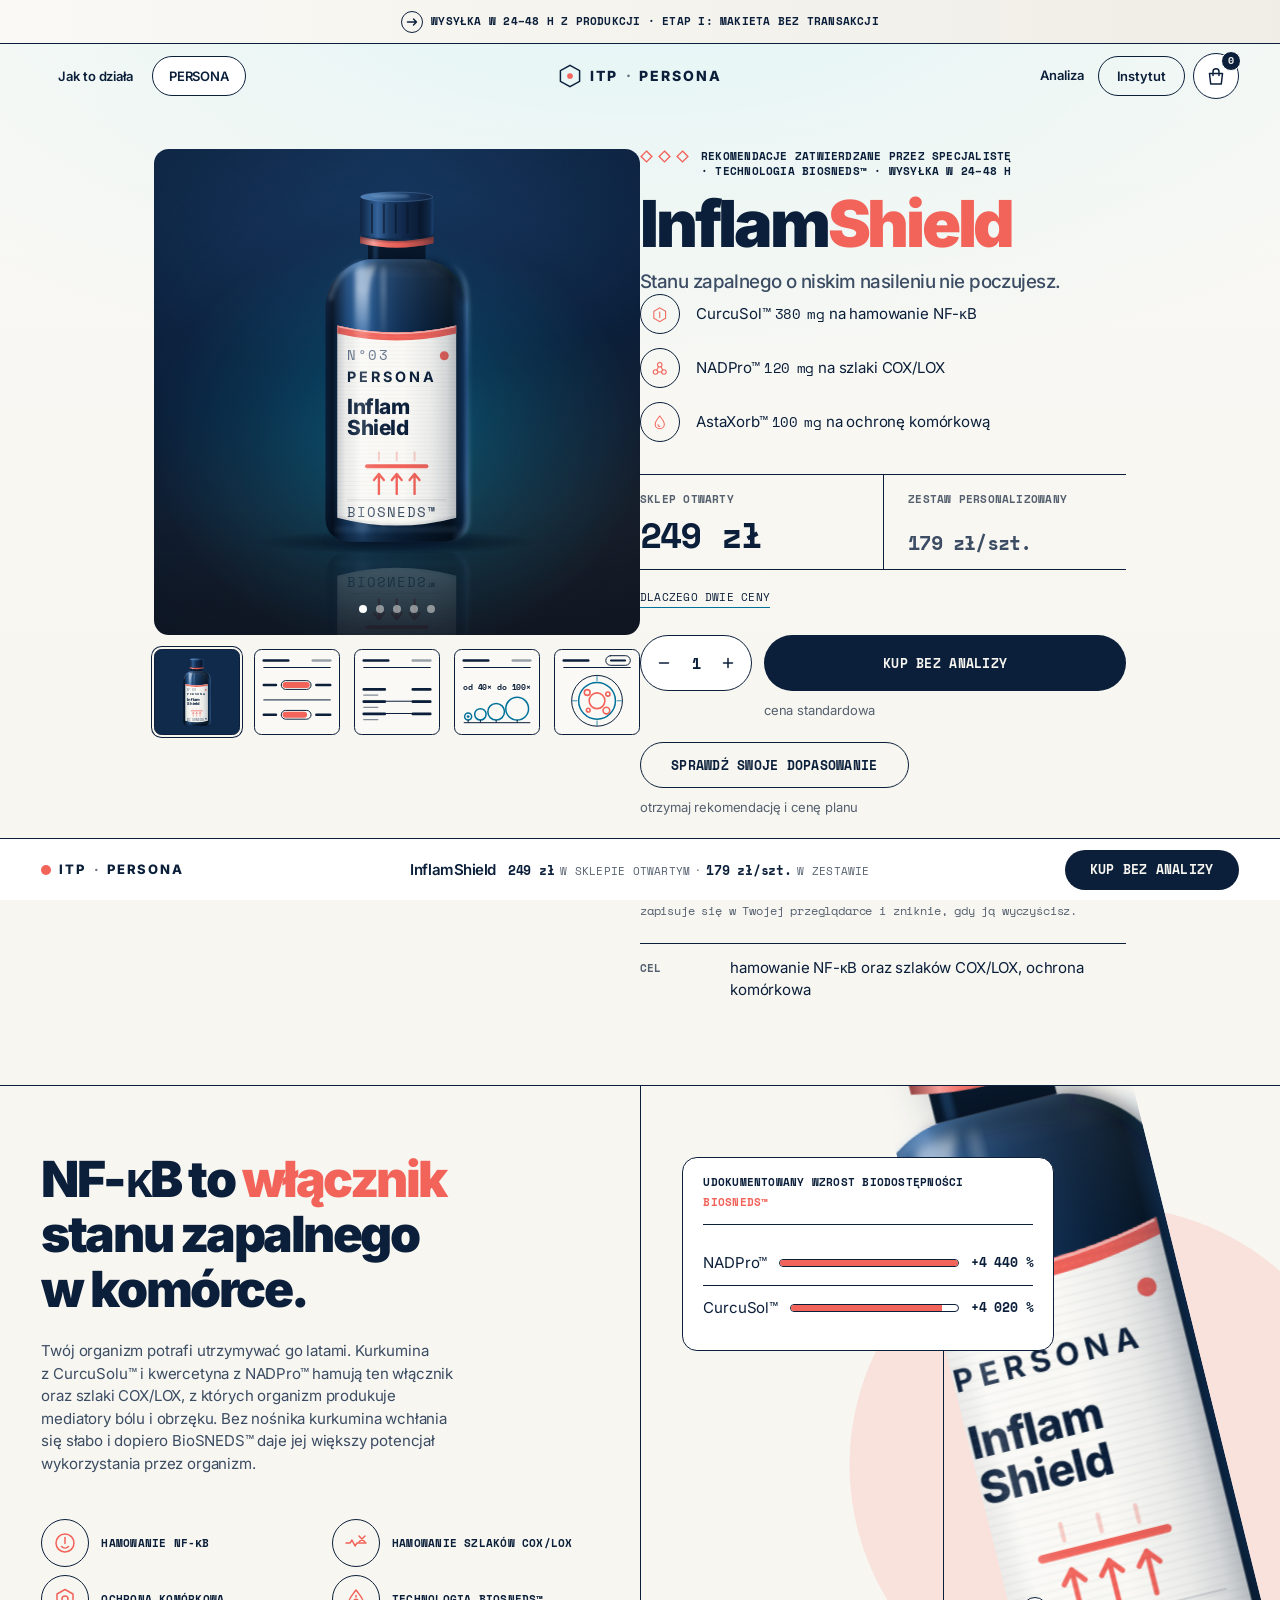
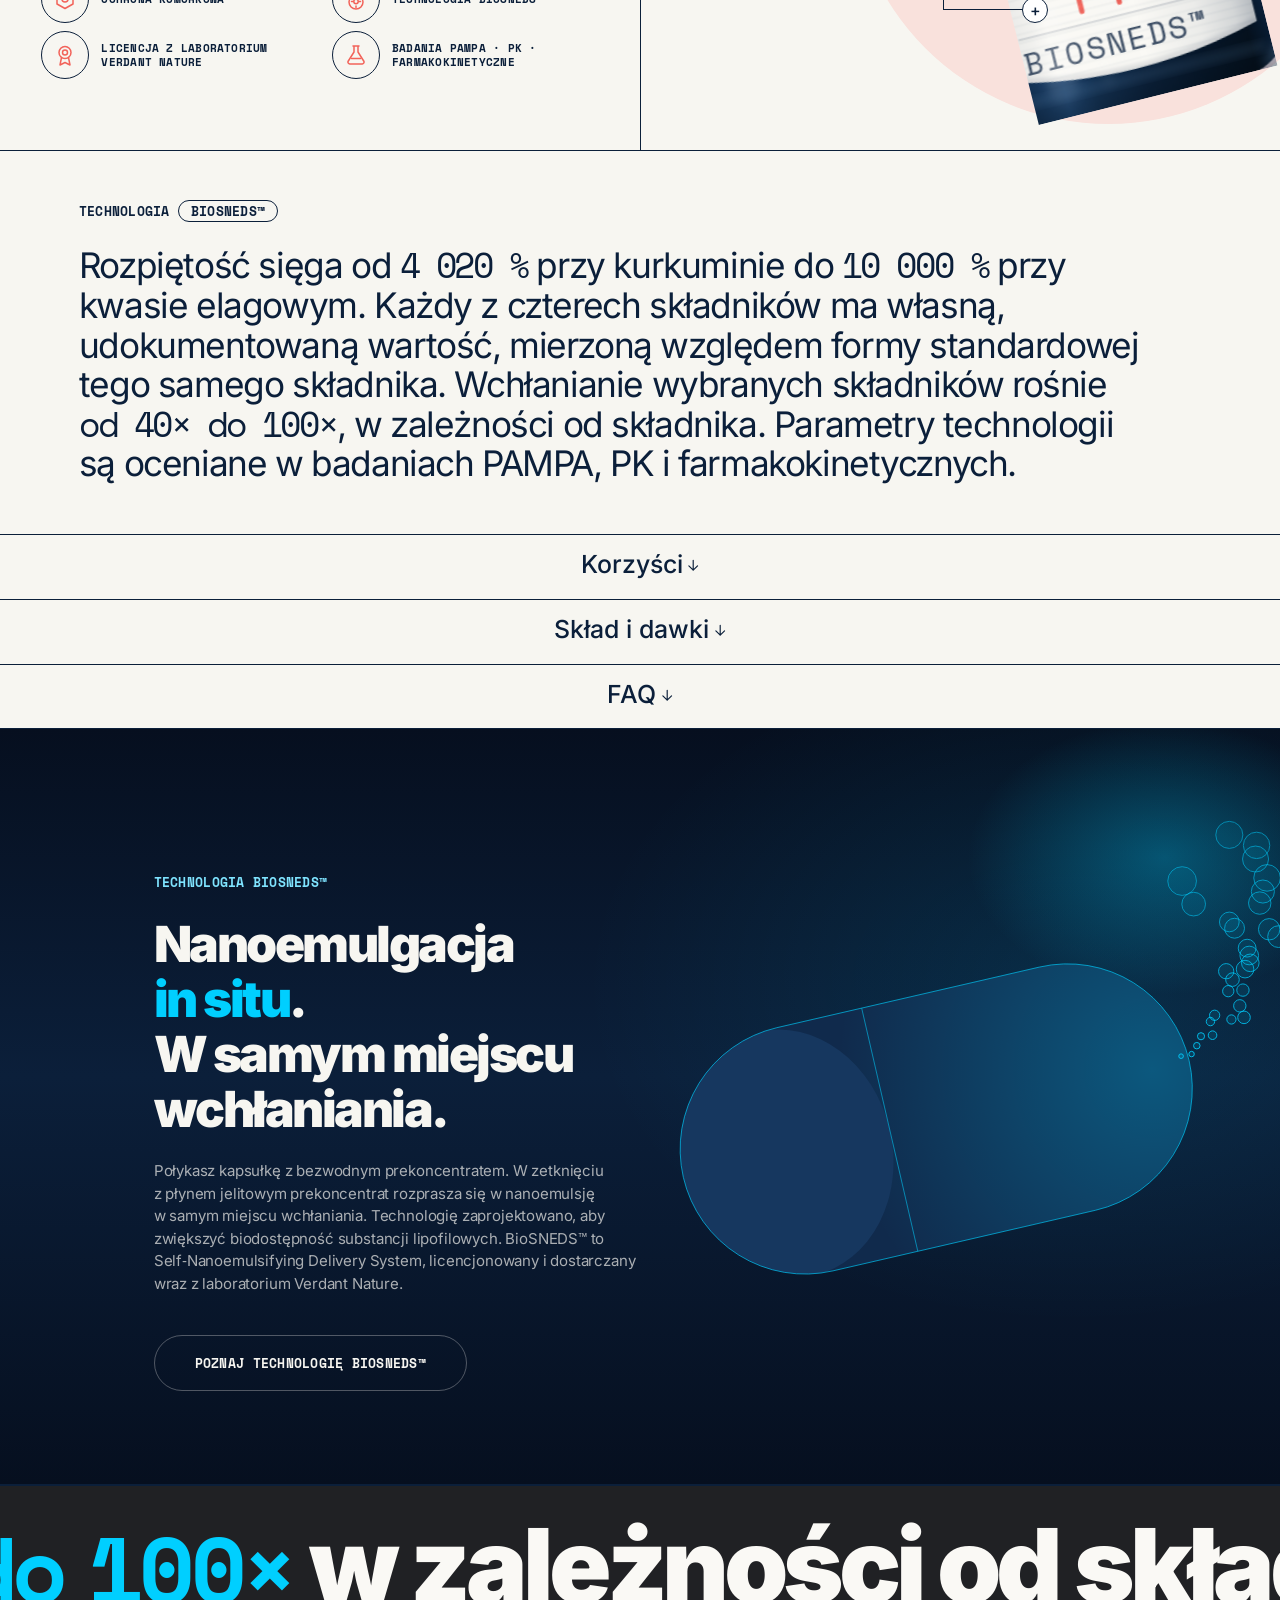
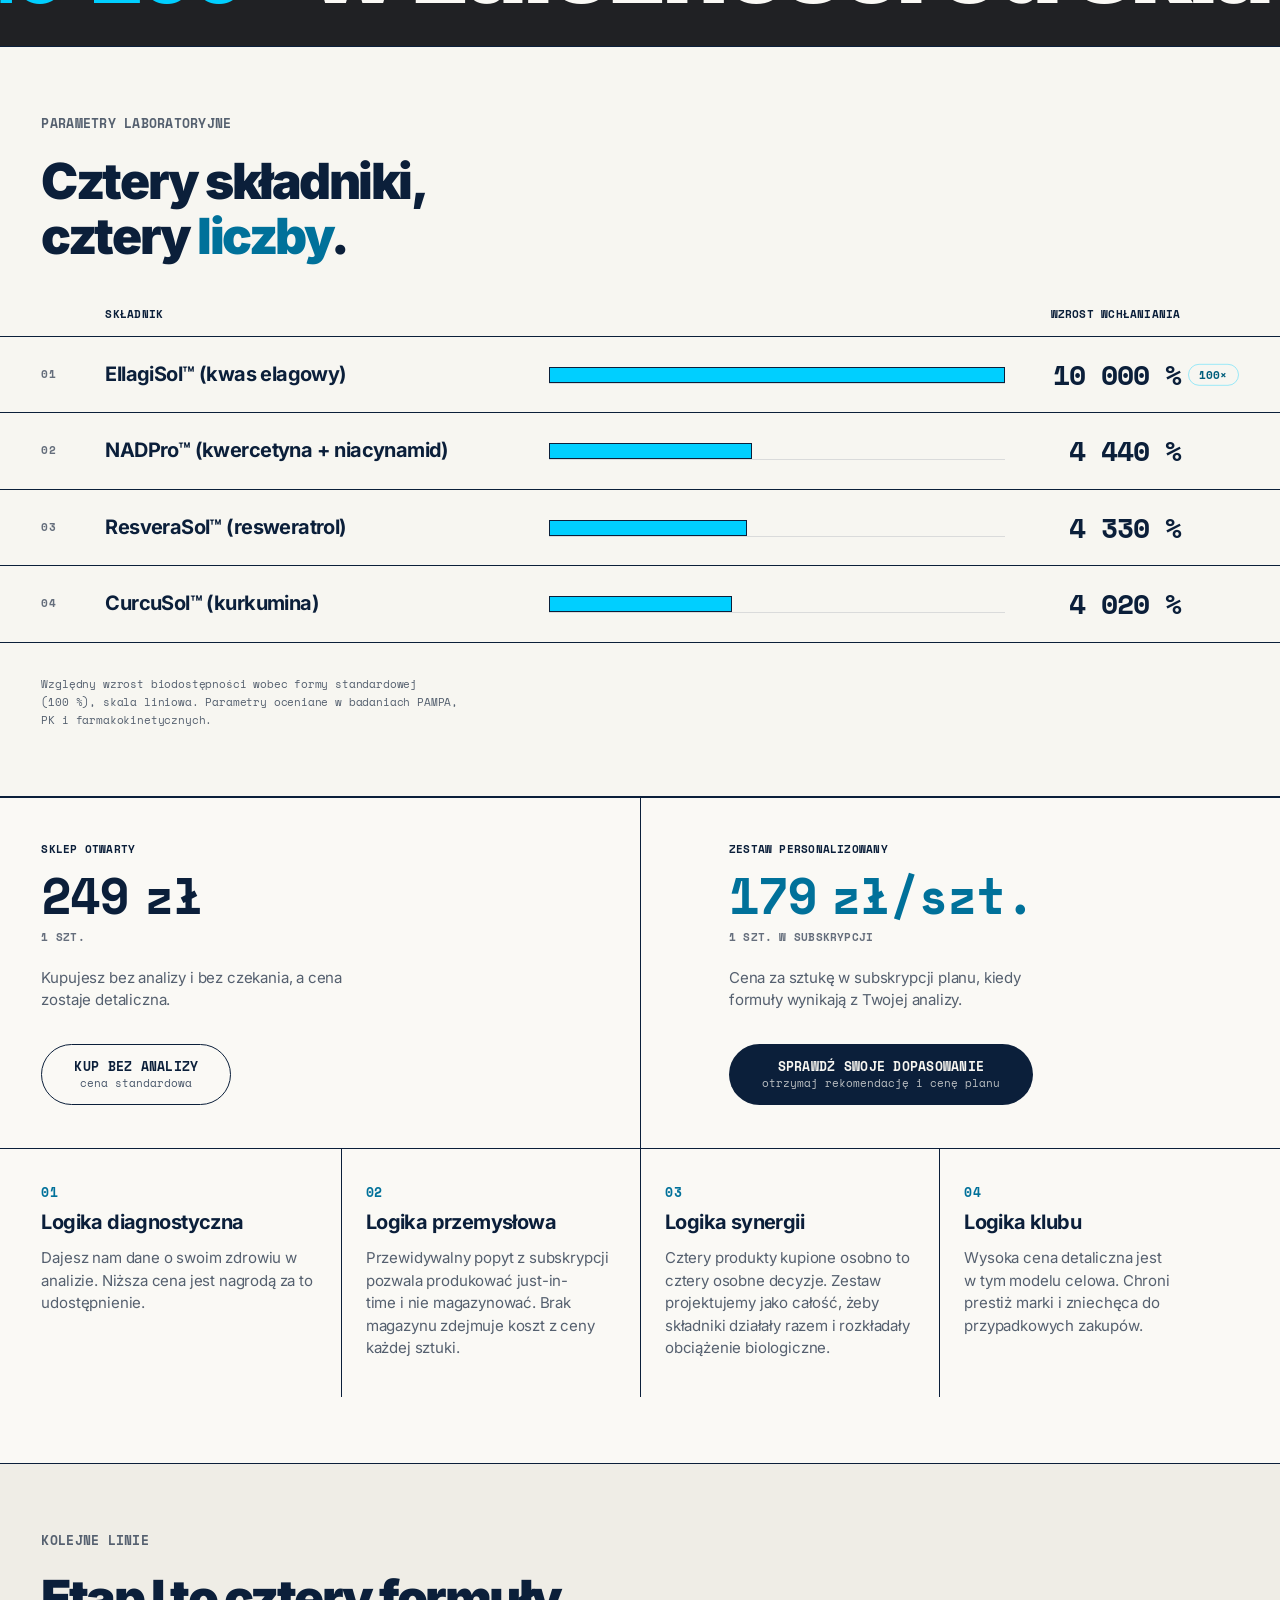
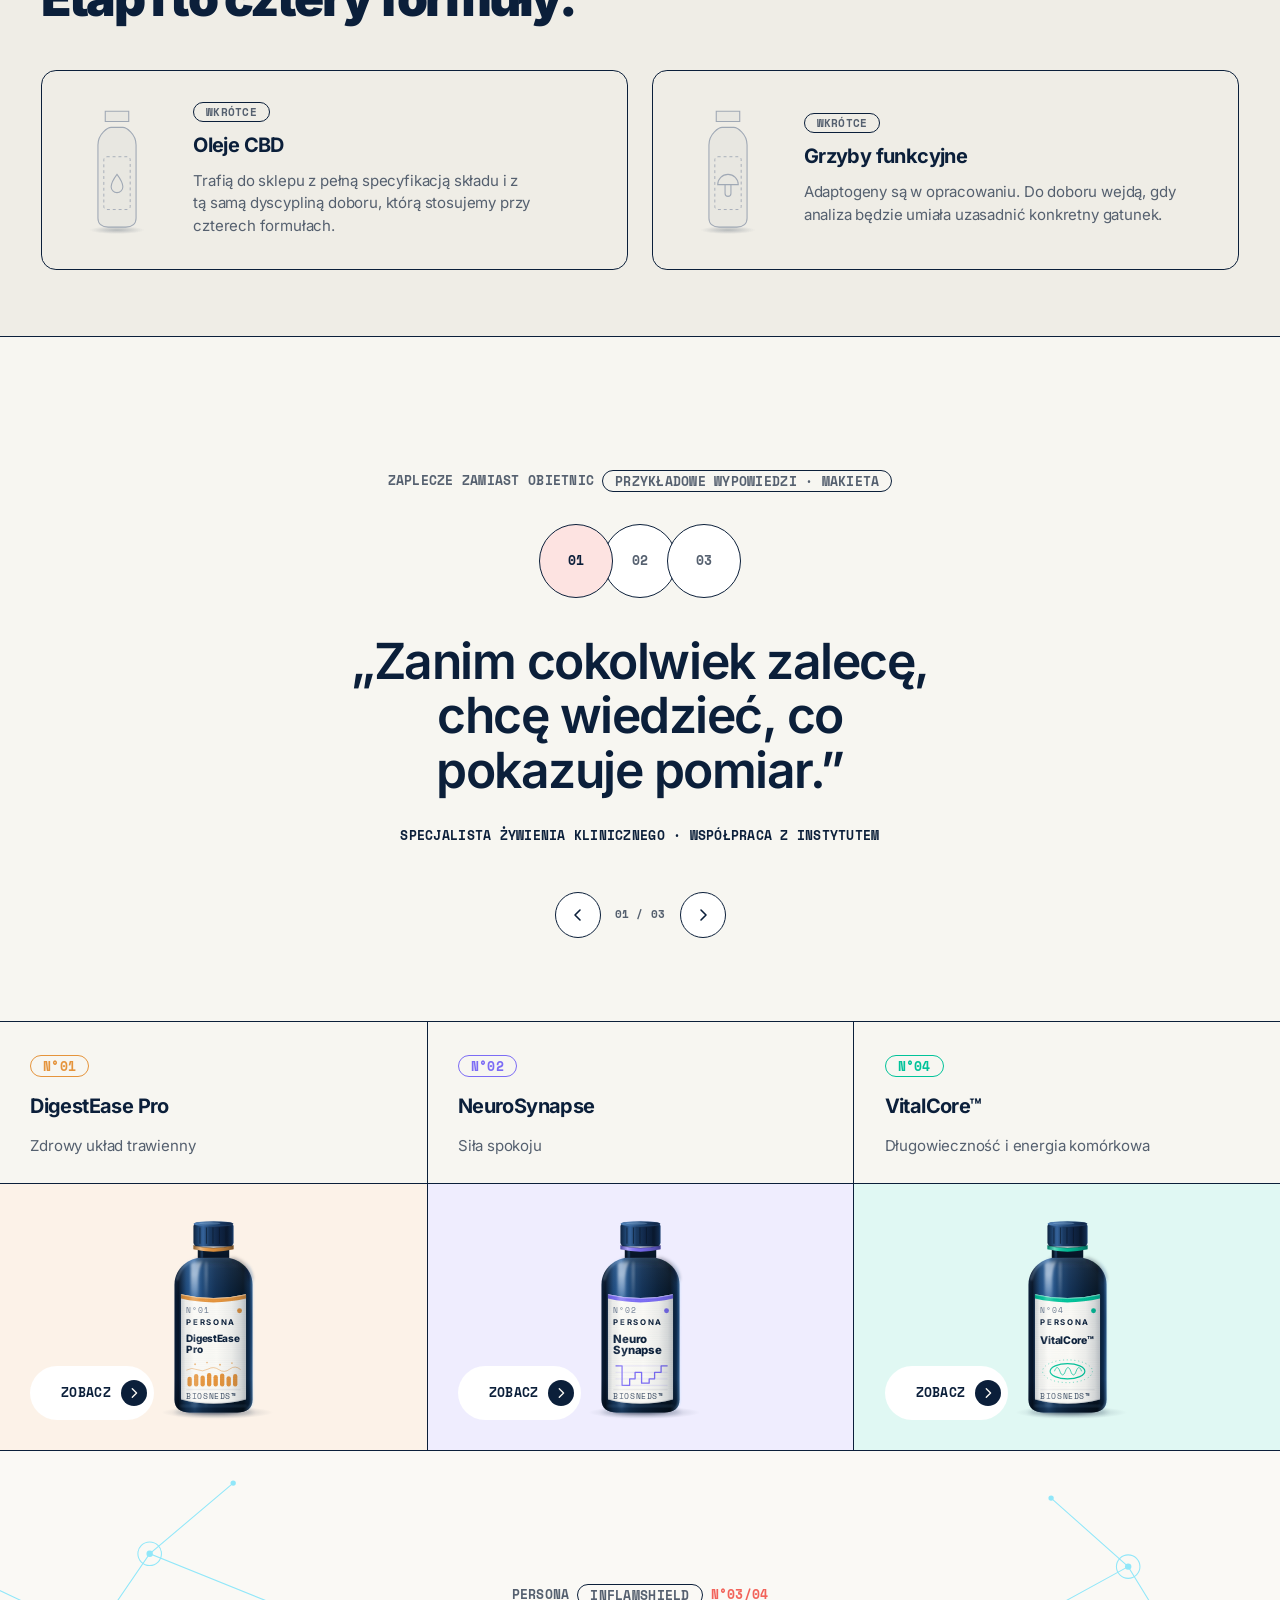
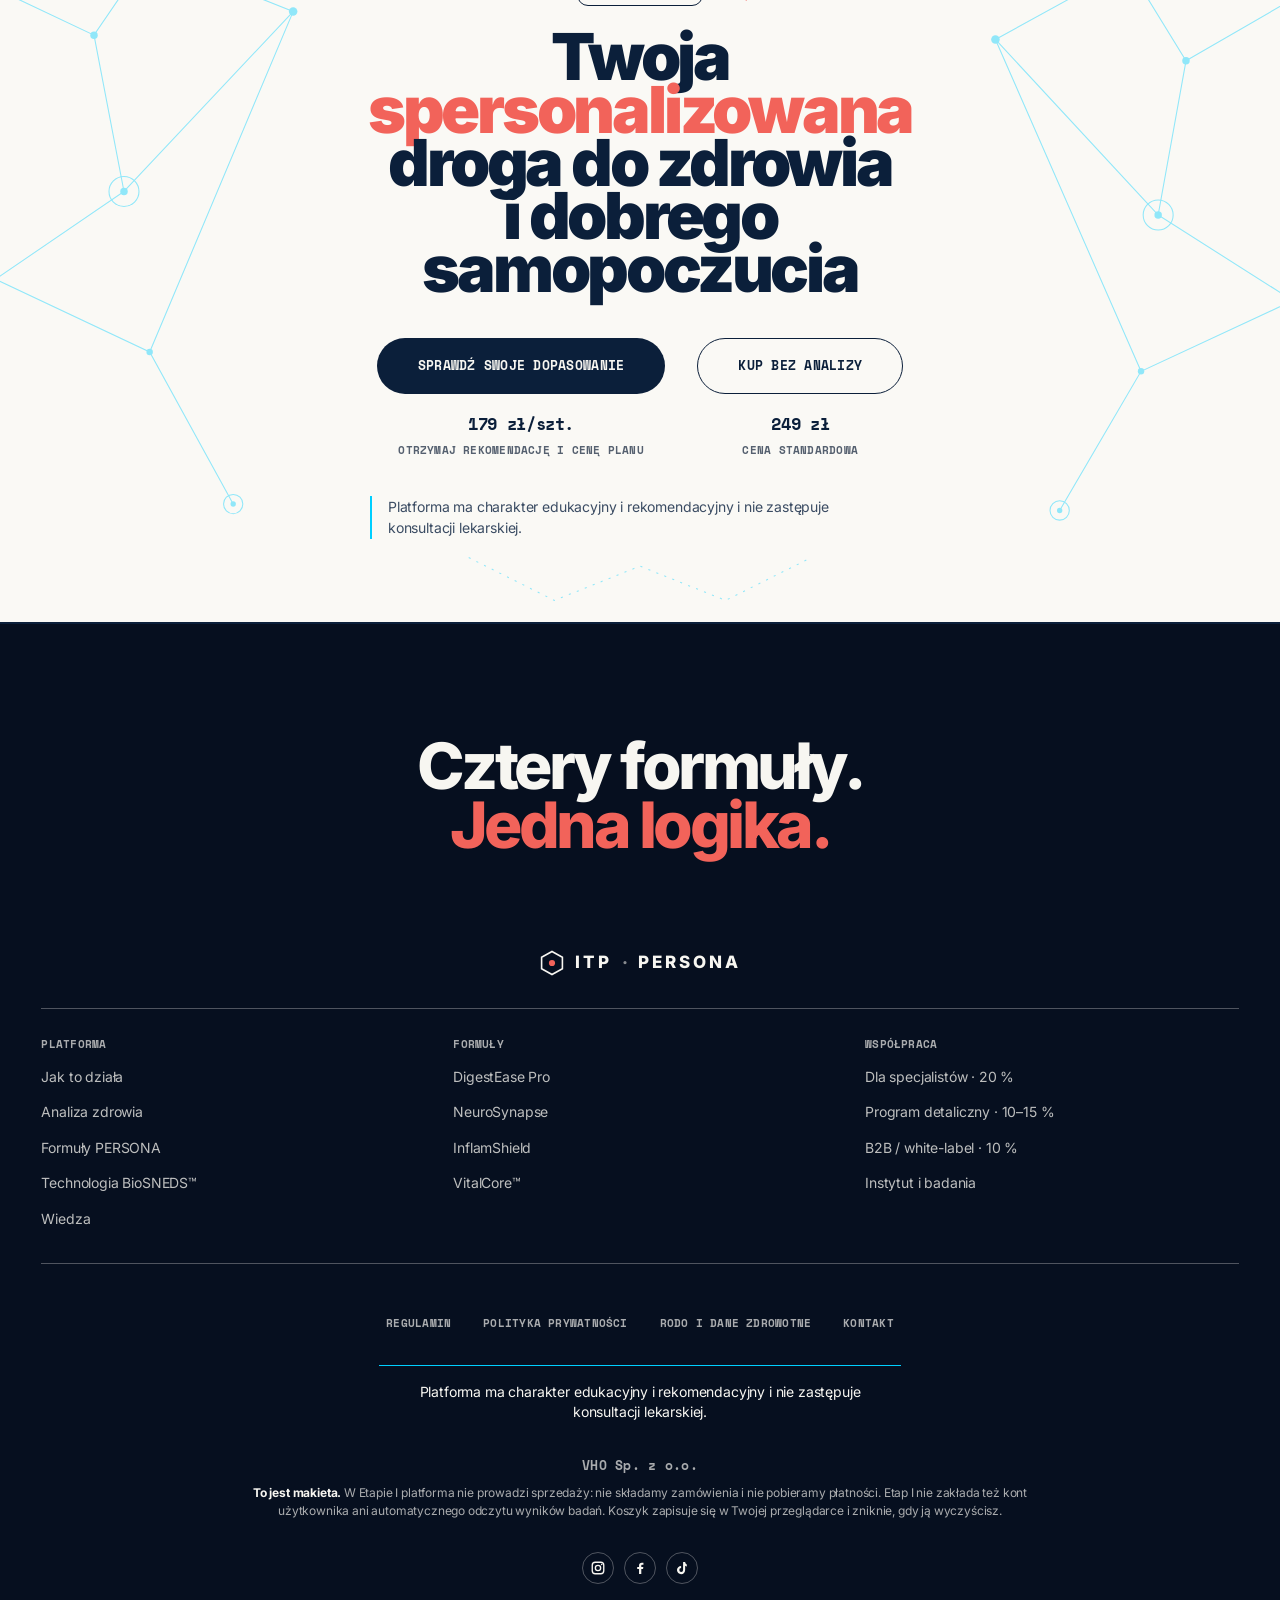
<file: mockups/persona-inflamshield.html>
<!-- GENERATED by scripts/assemble_pdp.py from mockups/parts/*.html and
     scripts/pdp_data.py. Do not hand-edit: edit the part or the data. -->
<!doctype html>
<html lang="pl">
<head>
<meta charset="utf-8">
<meta name="viewport" content="width=device-width, initial-scale=1">
<title>InflamShield · tarcza przeciwzapalna | PERSONA · ITP</title>
<meta name="description" content="InflamShield: CurcuSol™ 380 mg, NADPro™ 120 mg i AstaXorb™ 100 mg w technologii BioSNEDS™. 249 zł w sklepie otwartym, 179 zł/szt. w zestawie personalizowanym.">
<link rel="stylesheet" href="../styles/tokens.css">
<link rel="stylesheet" href="../styles/pdp-core.css">
<link rel="stylesheet" href="../styles/pdp-chrome.css">
<link rel="stylesheet" href="../styles/pdp-buybox.css">
<link rel="stylesheet" href="../styles/pdp-story.css">
<link rel="stylesheet" href="../styles/pdp-statement.css">
<link rel="stylesheet" href="../styles/pdp-accordion.css">
<link rel="stylesheet" href="../styles/pdp-tech.css">
<link rel="stylesheet" href="../styles/pdp-social.css">
<link rel="stylesheet" href="../styles/pdp-index.css">
<script>
/* Hidden tab (headless capture): CSS transitions may never fire, so
   scroll-reveal end states are written synchronously, without animation. */
if (document.visibilityState === 'hidden') {
  var itpRevealFix = document.createElement('style');
  itpRevealFix.textContent =
    '[data-itp-reveal]{opacity:1 !important;transform:none !important;transition:none !important}';
  document.head.appendChild(itpRevealFix);
}
</script>
</head>
<body class="pdp" style="--fc: var(--f3-inflam)">
<a class="skip-link" href="#main">Przejdź do treści</a>
<!-- PERSONA packshot defs. Source of truth. Inlined into every generated PDP by scripts/assemble_pdp.py. -->
  <!-- =================================================== PACKSHOT DEFS -->
  <svg width="0" height="0" style="position:absolute" aria-hidden="true" focusable="false">
    <defs>
      <!-- Światło wspólne dla wszystkich butelek: klucz z lewej-górnej,
           rim z prawej, cień z półcieniem. Tekstom na etykiecie zapisano
           rozmiary ≥12 px w przestrzeni 520×760 (2× dawnej siatki). -->
      <filter id="pkB1" x="-30%" y="-30%" width="160%" height="160%"><feGaussianBlur stdDeviation="2.2"/></filter>
      <filter id="pkB2" x="-40%" y="-40%" width="180%" height="180%"><feGaussianBlur stdDeviation="4.4"/></filter>
      <filter id="pkB4" x="-60%" y="-60%" width="220%" height="220%"><feGaussianBlur stdDeviation="8"/></filter>

      <linearGradient id="pkGlass" gradientUnits="userSpaceOnUse" x1="116" y1="0" x2="404" y2="0">
        <stop offset="0" stop-color="#0A1E38"/>
        <stop offset=".05" stop-color="#071528"/>
        <stop offset=".15" stop-color="#1D4879"/>
        <stop offset=".26" stop-color="#2F66A4"/>
        <stop offset=".36" stop-color="#1E4979"/>
        <stop offset=".52" stop-color="#123156"/>
        <stop offset=".72" stop-color="#0A2039"/>
        <stop offset=".88" stop-color="#071626"/>
        <stop offset=".96" stop-color="#0D2A4C"/>
        <stop offset="1" stop-color="#17416F"/>
      </linearGradient>
      <linearGradient id="pkGlassV" gradientUnits="userSpaceOnUse" x1="0" y1="162" x2="0" y2="732">
        <stop offset="0" stop-color="#D7E9FB" stop-opacity=".18"/>
        <stop offset=".07" stop-color="#FFFFFF" stop-opacity=".05"/>
        <stop offset=".25" stop-color="#FFFFFF" stop-opacity="0"/>
        <stop offset=".78" stop-color="#000509" stop-opacity="0"/>
        <stop offset=".9" stop-color="#01080F" stop-opacity=".26"/>
        <stop offset="1" stop-color="#000509" stop-opacity=".5"/>
      </linearGradient>
      <linearGradient id="pkCapX" gradientUnits="userSpaceOnUse" x1="186" y1="0" x2="334" y2="0">
        <stop offset="0" stop-color="#0F2440"/>
        <stop offset=".1" stop-color="#1B3D66"/>
        <stop offset=".24" stop-color="#35639B"/>
        <stop offset=".4" stop-color="#1A3A62"/>
        <stop offset=".62" stop-color="#102647"/>
        <stop offset=".85" stop-color="#0A1A31"/>
        <stop offset=".95" stop-color="#11294A"/>
        <stop offset="1" stop-color="#1B4070"/>
      </linearGradient>
      <linearGradient id="pkCapTop" gradientUnits="userSpaceOnUse" x1="206" y1="26" x2="316" y2="46">
        <stop offset="0" stop-color="#4C7CB2"/>
        <stop offset=".5" stop-color="#1E4573"/>
        <stop offset="1" stop-color="#12294A"/>
      </linearGradient>
      <linearGradient id="pkBandShade" gradientUnits="userSpaceOnUse" x1="186" y1="0" x2="334" y2="0">
        <stop offset="0" stop-color="#04101F" stop-opacity=".4"/>
        <stop offset=".18" stop-color="#FFFFFF" stop-opacity=".38"/>
        <stop offset=".3" stop-color="#FFFFFF" stop-opacity=".12"/>
        <stop offset=".55" stop-color="#04101F" stop-opacity=".06"/>
        <stop offset=".85" stop-color="#04101F" stop-opacity=".3"/>
        <stop offset="1" stop-color="#04101F" stop-opacity=".5"/>
      </linearGradient>
      <linearGradient id="pkWrap" gradientUnits="userSpaceOnUse" x1="140" y1="0" x2="380" y2="0">
        <stop offset="0" stop-color="#0B1F3A" stop-opacity=".2"/>
        <stop offset=".07" stop-color="#0B1F3A" stop-opacity=".06"/>
        <stop offset=".2" stop-color="#FFFFFF" stop-opacity=".09"/>
        <stop offset=".35" stop-color="#FFFFFF" stop-opacity=".02"/>
        <stop offset=".55" stop-color="#0B1F3A" stop-opacity="0"/>
        <stop offset=".78" stop-color="#0B1F3A" stop-opacity=".06"/>
        <stop offset=".92" stop-color="#0B1F3A" stop-opacity=".16"/>
        <stop offset="1" stop-color="#0B1F3A" stop-opacity=".28"/>
      </linearGradient>
      <linearGradient id="pkSpecV" gradientUnits="userSpaceOnUse" x1="0" y1="168" x2="0" y2="724">
        <stop offset="0" stop-color="#FFFFFF" stop-opacity="0"/>
        <stop offset=".03" stop-color="#FFFFFF" stop-opacity=".5"/>
        <stop offset=".1" stop-color="#FFFFFF" stop-opacity=".55"/>
        <stop offset=".2" stop-color="#FFFFFF" stop-opacity=".3"/>
        <stop offset=".26" stop-color="#FFFFFF" stop-opacity=".12"/>
        <stop offset=".5" stop-color="#FFFFFF" stop-opacity=".07"/>
        <stop offset=".85" stop-color="#FFFFFF" stop-opacity=".06"/>
        <stop offset=".93" stop-color="#FFFFFF" stop-opacity=".16"/>
        <stop offset="1" stop-color="#FFFFFF" stop-opacity="0"/>
      </linearGradient>
      <linearGradient id="pkRim" gradientUnits="userSpaceOnUse" x1="0" y1="168" x2="0" y2="728">
        <stop offset="0" stop-color="#9ED2FF" stop-opacity="0"/>
        <stop offset=".08" stop-color="#9ED2FF" stop-opacity=".55"/>
        <stop offset=".4" stop-color="#7FB4E8" stop-opacity=".3"/>
        <stop offset=".8" stop-color="#9ED2FF" stop-opacity=".45"/>
        <stop offset=".97" stop-color="#9ED2FF" stop-opacity=".55"/>
        <stop offset="1" stop-color="#9ED2FF" stop-opacity="0"/>
      </linearGradient>
      <radialGradient id="pkShadowOut" cx=".5" cy=".5" r=".5">
        <stop offset="0" stop-color="#0B1F3A" stop-opacity=".32"/>
        <stop offset=".5" stop-color="#0B1F3A" stop-opacity=".16"/>
        <stop offset=".78" stop-color="#0B1F3A" stop-opacity=".06"/>
        <stop offset="1" stop-color="#0B1F3A" stop-opacity="0"/>
      </radialGradient>
      <pattern id="pkPaper" width="8" height="8" patternUnits="userSpaceOnUse">
        <rect x="0" y="2" width="8" height="2" fill="rgba(11,31,58,.03)"/>
        <rect x="4" y="6" width="4" height="2" fill="rgba(255,255,255,.05)"/>
      </pattern>

      <!-- Cień rzucany: szeroki półcień + jądro, lekko przesunięte w prawo -->
      <g id="pk-shadow">
        <ellipse cx="274" cy="732" rx="206" ry="23" fill="url(#pkShadowOut)"/>
        <ellipse cx="262" cy="730" rx="144" ry="13" fill="#0B1F3A" opacity=".2" filter="url(#pkB4)"/>
        <ellipse cx="258" cy="729" rx="96" ry="8" fill="#071527" opacity=".3" filter="url(#pkB2)"/>
      </g>

      <!-- Nakrętka: matowe tworzywo, szeroki miękki blik, glint na krawędzi -->
      <g id="pk-cap">
        <rect x="186" y="30" width="148" height="90" rx="16" fill="url(#pkCapX)"/>
        <path d="M210 50v60M234 50v60M258 50v60M282 50v60M306 50v60" stroke="#081527" stroke-width="4" opacity=".6"/>
        <path d="M222 50v60" stroke="#4E79AC" stroke-width="2.8" opacity=".5" filter="url(#pkB1)"/>
        <path d="M329 52v56" stroke="#3E6796" stroke-width="3.2" opacity=".5" filter="url(#pkB1)"/>
        <ellipse cx="260" cy="36" rx="73" ry="9.5" fill="url(#pkCapTop)"/>
        <ellipse cx="260" cy="36" rx="73" ry="9.5" fill="none" stroke="#6E9CCF" stroke-width="1.5" opacity=".45"/>
        <ellipse cx="246" cy="34.5" rx="40" ry="4.6" fill="#A9CDF2" opacity=".3" filter="url(#pkB1)"/>
      </g>

      <!-- Szyjka (ciemne tło pod banderolą) -->
      <g id="pk-neck">
        <rect x="202" y="126" width="116" height="36" fill="#081729"/>
        <rect x="212" y="126" width="10" height="36" fill="#28517F" opacity=".5" filter="url(#pkB1)"/>
      </g>
      <!-- Cieniowanie banderoli: rysowane nad kolorem, łuk perspektywy -->
      <g id="pk-bandshade">
        <path d="M186 116 Q260 134 334 116 L334 130 Q260 148 186 130 Z" fill="url(#pkBandShade)"/>
        <path d="M186 116 Q260 134 334 116" fill="none" stroke="#04101F" stroke-width="5" opacity=".35" filter="url(#pkB1)"/>
      </g>

      <!-- Korpus: gradient walca + modulacja pionowa + cień barku -->
      <g id="pk-body">
        <path d="M116 260 C116 196 176 162 208 162 H312 C344 162 404 196 404 260 V684 C404 718 380 732 348 732 H172 C140 732 116 718 116 684 Z" fill="url(#pkGlass)"/>
        <path d="M116 260 C116 196 176 162 208 162 H312 C344 162 404 196 404 260 V684 C404 718 380 732 348 732 H172 C140 732 116 718 116 684 Z" fill="url(#pkGlassV)"/>
        <path d="M192 168 C240 156 296 158 332 170 L320 192 C280 180 232 180 200 190 Z" fill="#03101F" opacity=".3" filter="url(#pkB4)"/>
        <path d="M126 244 C132 204 160 178 192 168" fill="none" stroke="#A9CDF2" stroke-width="4.8" opacity=".5" filter="url(#pkB2)"/>
        <path d="M328 168 C364 180 392 204 396 244" fill="none" stroke="#020B16" stroke-width="12" opacity=".5" filter="url(#pkB4)"/>
      </g>

      <!-- Warstwa połysku nad etykietą: papier, owinięcie, blik, rim, odbicie -->
      <g id="pk-gloss">
        <path d="M140 296 Q260 324 380 296 L380 684 Q260 716 140 684 Z" fill="url(#pkPaper)"/>
        <path d="M140 296 Q260 324 380 296 L380 684 Q260 716 140 684 Z" fill="url(#pkWrap)"/>
        <path d="M142 298 Q260 326 378 298" fill="none" stroke="#FFFFFF" stroke-width="2.6" opacity=".5"/>
        <path d="M140 682 Q260 714 380 682" fill="none" stroke="#0B1F3A" stroke-width="4" opacity=".14" filter="url(#pkB1)"/>
        <path d="M176 184 C184 174 196 168 208 168 L224 168 C210 188 204 212 204 248 L204 700 C204 710 200 716 192 718 L182 718 C178 714 176 706 176 696 Z" fill="url(#pkSpecV)" filter="url(#pkB2)"/>
        <rect x="228" y="172" width="10" height="540" rx="5" fill="url(#pkSpecV)" opacity=".45" filter="url(#pkB2)"/>
        <path d="M368 170 C392 184 402 208 403 252 L403 684 C403 704 394 718 378 724" fill="none" stroke="url(#pkRim)" stroke-width="5.2" stroke-linecap="round" filter="url(#pkB2)"/>
        <path d="M117.5 272 L117.5 680" stroke="#7FA9D8" stroke-width="2.8" opacity=".3" filter="url(#pkB1)"/>
        <rect x="136" y="704" width="248" height="8" rx="4" fill="#7FB0DF" opacity=".15" filter="url(#pkB2)"/>
      </g>

      <!-- 01 · DigestEase Pro -->
      <symbol id="pack-f1" viewBox="0 0 520 760">
        <use href="#pk-shadow"/>
        <use href="#pk-cap"/>
        <use href="#pk-neck"/>
        <path d="M186 116 Q260 134 334 116 L334 130 Q260 148 186 130 Z" fill="var(--f1-digest)"/>
        <use href="#pk-bandshade"/>
        <use href="#pk-body"/>
        <path d="M140 296 Q260 324 380 296 L380 684 Q260 716 140 684 Z" fill="#FAF9F5"/>
        <path d="M140 296 Q260 324 380 296 L380 312 Q260 340 140 312 Z" fill="var(--f1-digest)"/>
        <text x="160" y="366" font-family="Space Mono, monospace" font-size="29" letter-spacing="3" fill="#64748B">N°01</text>
        <circle cx="356" cy="357" r="9" fill="var(--f1-digest)"/>
        <text x="160" y="410" font-family="Inter, sans-serif" font-weight="700" font-size="29" letter-spacing="6" fill="#0B1F3A">PERSONA</text>
        <text x="160" y="472" font-family="Inter, sans-serif" font-weight="800" font-size="37" letter-spacing="-1" fill="#0B1F3A">DigestEase</text>
        <text x="160" y="512" font-family="Inter, sans-serif" font-weight="800" font-size="37" letter-spacing="-1" fill="#0B1F3A">Pro</text>
        <g fill="var(--f1-digest)" opacity=".65">
          <circle cx="192" cy="554" r="3.6"/><circle cx="236" cy="548" r="3"/>
          <circle cx="284" cy="556" r="3.6"/><circle cx="328" cy="550" r="3"/>
        </g>
        <path d="M160 576 Q180 564 200 574 T240 572 T280 574 T320 572 T360 574"
              fill="none" stroke="var(--f1-digest)" stroke-width="3.2" opacity=".55"/>
        <g fill="var(--f1-digest)">
          <rect x="164" y="600" width="16" height="36" rx="8"/>
          <rect x="188" y="590" width="16" height="46" rx="8"/>
          <rect x="212" y="596" width="16" height="40" rx="8"/>
          <rect x="236" y="586" width="16" height="50" rx="8"/>
          <rect x="260" y="594" width="16" height="42" rx="8"/>
          <rect x="284" y="588" width="16" height="48" rx="8"/>
          <rect x="308" y="598" width="16" height="38" rx="8"/>
          <rect x="332" y="590" width="16" height="46" rx="8"/>
        </g>
        <line x1="160" y1="648" x2="360" y2="648" stroke="rgba(11,31,58,.14)" stroke-width="2"/>
        <text x="160" y="682" font-family="Space Mono, monospace" font-size="29" letter-spacing="2" fill="#3B4C63">BIOSNEDS™</text>
        <use href="#pk-gloss"/>
      </symbol>

      <!-- 02 · NeuroSynapse -->
      <symbol id="pack-f2" viewBox="0 0 520 760">
        <use href="#pk-shadow"/>
        <use href="#pk-cap"/>
        <use href="#pk-neck"/>
        <path d="M186 116 Q260 134 334 116 L334 130 Q260 148 186 130 Z" fill="var(--f2-neuro)"/>
        <use href="#pk-bandshade"/>
        <use href="#pk-body"/>
        <path d="M140 296 Q260 324 380 296 L380 684 Q260 716 140 684 Z" fill="#FAF9F5"/>
        <path d="M140 296 Q260 324 380 296 L380 312 Q260 340 140 312 Z" fill="var(--f2-neuro)"/>
        <text x="160" y="366" font-family="Space Mono, monospace" font-size="29" letter-spacing="3" fill="#64748B">N°02</text>
        <circle cx="356" cy="357" r="9" fill="var(--f2-neuro)"/>
        <text x="160" y="410" font-family="Inter, sans-serif" font-weight="700" font-size="29" letter-spacing="6" fill="#0B1F3A">PERSONA</text>
        <text x="160" y="474" font-family="Inter, sans-serif" font-weight="800" font-size="42" letter-spacing="-1" fill="#0B1F3A">Neuro</text>
        <text x="160" y="518" font-family="Inter, sans-serif" font-weight="800" font-size="42" letter-spacing="-1" fill="#0B1F3A">Synapse</text>
        <g stroke="var(--f2-neuro)" stroke-width="2" opacity=".28">
          <path d="M168 560H360M168 584H360M168 608H360M168 632H360"/>
        </g>
        <path d="M168 560 H192 V632 H220 V608 H240 V584 H264 V624 H292 V608 H312 V584 H336 V560 H360"
              fill="none" stroke="var(--f2-neuro)" stroke-width="4.8" stroke-linejoin="round"/>
        <line x1="160" y1="648" x2="360" y2="648" stroke="rgba(11,31,58,.14)" stroke-width="2"/>
        <text x="160" y="682" font-family="Space Mono, monospace" font-size="29" letter-spacing="2" fill="#3B4C63">BIOSNEDS™</text>
        <use href="#pk-gloss"/>
      </symbol>

      <!-- 03 · InflamShield -->
      <symbol id="pack-f3" viewBox="0 0 520 760">
        <use href="#pk-shadow"/>
        <use href="#pk-cap"/>
        <use href="#pk-neck"/>
        <path d="M186 116 Q260 134 334 116 L334 130 Q260 148 186 130 Z" fill="var(--f3-inflam)"/>
        <use href="#pk-bandshade"/>
        <use href="#pk-body"/>
        <path d="M140 296 Q260 324 380 296 L380 684 Q260 716 140 684 Z" fill="#FAF9F5"/>
        <path d="M140 296 Q260 324 380 296 L380 312 Q260 340 140 312 Z" fill="var(--f3-inflam)"/>
        <text x="160" y="366" font-family="Space Mono, monospace" font-size="29" letter-spacing="3" fill="#64748B">N°03</text>
        <circle cx="356" cy="357" r="9" fill="var(--f3-inflam)"/>
        <text x="160" y="410" font-family="Inter, sans-serif" font-weight="700" font-size="29" letter-spacing="6" fill="#0B1F3A">PERSONA</text>
        <text x="160" y="474" font-family="Inter, sans-serif" font-weight="800" font-size="42" letter-spacing="-1" fill="#0B1F3A">Inflam</text>
        <text x="160" y="518" font-family="Inter, sans-serif" font-weight="800" font-size="42" letter-spacing="-1" fill="#0B1F3A">Shield</text>
        <g opacity=".3" stroke="var(--f3-inflam)" stroke-width="4" stroke-linecap="round" fill="none">
          <path d="M224 568v-16M260 568v-16M296 568v-16"/>
        </g>
        <rect x="196" y="576" width="128" height="8" rx="4" fill="var(--f3-inflam)"/>
        <g stroke="var(--f3-inflam)" stroke-width="4.8" stroke-linecap="round" stroke-linejoin="round" fill="none">
          <path d="M224 636v-40M224 596l-10 12M224 596l10 12"/>
          <path d="M260 636v-40M260 596l-10 12M260 596l10 12"/>
          <path d="M296 636v-40M296 596l-10 12M296 596l10 12"/>
        </g>
        <line x1="160" y1="648" x2="360" y2="648" stroke="rgba(11,31,58,.14)" stroke-width="2"/>
        <text x="160" y="682" font-family="Space Mono, monospace" font-size="29" letter-spacing="2" fill="#3B4C63">BIOSNEDS™</text>
        <use href="#pk-gloss"/>
      </symbol>

      <!-- 04 · VitalCore™ -->
      <symbol id="pack-f4" viewBox="0 0 520 760">
        <use href="#pk-shadow"/>
        <use href="#pk-cap"/>
        <use href="#pk-neck"/>
        <path d="M186 116 Q260 134 334 116 L334 130 Q260 148 186 130 Z" fill="var(--f4-vital)"/>
        <use href="#pk-bandshade"/>
        <use href="#pk-body"/>
        <path d="M140 296 Q260 324 380 296 L380 684 Q260 716 140 684 Z" fill="#FAF9F5"/>
        <path d="M140 296 Q260 324 380 296 L380 312 Q260 340 140 312 Z" fill="var(--f4-vital)"/>
        <text x="160" y="366" font-family="Space Mono, monospace" font-size="29" letter-spacing="3" fill="#64748B">N°04</text>
        <circle cx="356" cy="357" r="9" fill="var(--f4-vital)"/>
        <text x="160" y="410" font-family="Inter, sans-serif" font-weight="700" font-size="29" letter-spacing="6" fill="#0B1F3A">PERSONA</text>
        <text x="160" y="478" font-family="Inter, sans-serif" font-weight="800" font-size="39" letter-spacing="-1" fill="#0B1F3A">VitalCore™</text>
        <ellipse cx="260" cy="580" rx="92" ry="42" fill="none" stroke="var(--f4-vital)"
                 stroke-width="2.8" stroke-dasharray="4 10" opacity=".7"/>
        <ellipse cx="260" cy="580" rx="64" ry="28" fill="none" stroke="var(--f4-vital)" stroke-width="4.4"/>
        <path d="M212 580 c6 -18 14 -18 20 0 c6 18 14 18 20 0 c6 -18 14 -18 20 0 c6 18 14 18 20 0 c6 -18 14 -18 20 0"
              fill="none" stroke="var(--f4-vital)" stroke-width="3.2" opacity=".85"/>
        <line x1="160" y1="648" x2="360" y2="648" stroke="rgba(11,31,58,.14)" stroke-width="2"/>
        <text x="160" y="682" font-family="Space Mono, monospace" font-size="29" letter-spacing="2" fill="#3B4C63">BIOSNEDS™</text>
        <use href="#pk-gloss"/>
      </symbol>

      <!-- Mała butelka bez liter: pole koloru + znak (scena hero) -->
      <symbol id="pack-mini" viewBox="0 0 520 760">
        <use href="#pk-shadow"/>
        <use href="#pk-cap"/>
        <use href="#pk-neck"/>
        <path d="M186 116 Q260 134 334 116 L334 130 Q260 148 186 130 Z" fill="var(--fc, #8A96A8)"/>
        <use href="#pk-bandshade"/>
        <use href="#pk-body"/>
        <path d="M140 296 Q260 324 380 296 L380 684 Q260 716 140 684 Z" fill="#FAF9F5"/>
        <path d="M140 296 Q260 324 380 296 L380 312 Q260 340 140 312 Z" fill="var(--fc, #8A96A8)"/>
        <circle cx="260" cy="450" r="44" fill="var(--fc, #8A96A8)"/>
        <path d="M196 560 Q260 574 324 560" fill="none" stroke="var(--fc, #8A96A8)"
              stroke-width="7" stroke-linecap="round" opacity=".55"/>
        <line x1="180" y1="628" x2="340" y2="628" stroke="rgba(11,31,58,.14)" stroke-width="3"/>
        <use href="#pk-gloss"/>
      </symbol>

      <!-- Wkrótce · sylwetki — stoją w tym samym świetle (miękki cień) -->
      <symbol id="pack-soon-oil" viewBox="0 0 120 186">
        <ellipse cx="60" cy="176" rx="38" ry="5.5" fill="url(#pkShadowOut)"/>
        <path d="M44 14h32v14H44z M34 60 C34 44 48 36 52 36 H68 C72 36 86 44 86 60 V160 C86 168 80 172 72 172 H48 C40 172 34 168 34 160 Z"
              fill="rgba(11,31,58,.04)" stroke="#8A96A8" stroke-width="1.5"/>
        <rect x="42" y="76" width="36" height="72" rx="4" fill="none" stroke="#8A96A8" stroke-width="1.2" stroke-dasharray="4 4"/>
        <path d="M60 100 C66 108 68 112 68 117 A8 8 0 0 1 52 117 C52 112 54 108 60 100 Z"
              fill="none" stroke="#8A96A8" stroke-width="1.5"/>
      </symbol>
      <symbol id="pack-soon-mush" viewBox="0 0 120 186">
        <ellipse cx="60" cy="176" rx="38" ry="5.5" fill="url(#pkShadowOut)"/>
        <path d="M44 14h32v14H44z M34 60 C34 44 48 36 52 36 H68 C72 36 86 44 86 60 V160 C86 168 80 172 72 172 H48 C40 172 34 168 34 160 Z"
              fill="rgba(11,31,58,.04)" stroke="#8A96A8" stroke-width="1.5"/>
        <rect x="42" y="76" width="36" height="72" rx="4" fill="none" stroke="#8A96A8" stroke-width="1.2" stroke-dasharray="4 4"/>
        <path d="M46 114 A14 14 0 0 1 74 114 Z" fill="none" stroke="#8A96A8" stroke-width="1.5"/>
        <path d="M56 114 v12 a4 4 0 0 0 8 0 v-12" fill="none" stroke="#8A96A8" stroke-width="1.5"/>
      </symbol>
    </defs>
  </svg>


<!-- ================================================== CHROME · HEAD
     Promo band, floating pill navigation, mobile menu panel, and the
     opening of <main>. Owner: chrome. Hooks: #itp-menu-panel and
     [data-itp-menu-toggle] are read by scripts/chrome.js unchanged. -->
<div class="pdp-chrome">

  <p class="pdp-chrome__promo t-micro--sm">
    <svg class="pdp-chrome__promo-glyph" width="22" height="22" viewBox="0 0 22 22" aria-hidden="true">
      <circle cx="11" cy="11" r="10.5" fill="none" stroke="currentColor" stroke-width="1"/>
      <path d="M6.5 11h9M12.5 8l3 3-3 3" fill="none" stroke="currentColor" stroke-width="1.4" stroke-linecap="round" stroke-linejoin="round"/>
    </svg>
    <span>Wysyłka w&nbsp;<span class="mono">24–48 h</span> z&nbsp;produkcji · Etap I: makieta bez transakcji</span>
  </p>

  <header class="pdp-chrome__head">
    <div class="pdp-c pdp-chrome__row">

      <button class="pdp-chrome__burger" type="button"
              data-itp-menu-toggle
              aria-expanded="false"
              aria-controls="itp-menu-panel"
              aria-label="Otwórz menu"
              data-label-open="Otwórz menu"
              data-label-close="Zamknij menu">
        <svg width="18" height="12" viewBox="0 0 18 12" aria-hidden="true">
          <path d="M0 1h18M0 6h18M0 11h18" stroke="currentColor" stroke-width="1.6"/>
        </svg>
      </button>

      <!-- The nav source is emitted twice so the mobile sheet keeps the full
           directory. Desktop CSS exposes only the two quiet utility links on
           the left and leaves the remaining routes in the sheet/footer. -->
      <nav class="pdp-chrome__nav" aria-label="Główna nawigacja">
        <a class="pdp-chrome__pill" data-nav-i="0" href="hero.html#jak-to-dziala">Jak to działa</a><a class="pdp-chrome__pill" data-nav-i="1" href="product.html">PERSONA</a><a class="pdp-chrome__pill" data-nav-i="2" href="biosneds.html">BioSNEDS™</a><a class="pdp-chrome__pill" data-nav-i="3" href="blog.html">Wiedza</a><a class="pdp-chrome__pill" data-nav-i="4" href="affiliate.html">Program poleceń</a>
      </nav>

      <a class="pdp-chrome__mark" href="hero.html" aria-label="ITP · PERSONA, strona główna">
        <svg width="24" height="24" viewBox="0 0 26 26" aria-hidden="true">
          <path d="M13 1.5 23.4 7.25v11.5L13 24.5 2.6 18.75V7.25L13 1.5Z" fill="none" stroke="currentColor" stroke-width="1.6"/>
          <circle cx="13" cy="13" r="3.1" class="pdp-chrome__mark-dot"/>
        </svg>
        <span class="pdp-chrome__mark-itp">ITP</span>
        <span class="pdp-chrome__mark-sep" aria-hidden="true">·</span>
        <span class="pdp-chrome__mark-line">PERSONA</span>
      </a>

      <div class="pdp-chrome__cluster">
        <a class="pdp-chrome__text pdp-chrome__hide-m" data-nav-i="0" href="hero.html#jak-to-dziala">Jak to działa</a><a class="pdp-chrome__text pdp-chrome__hide-m" data-nav-i="1" href="product.html">PERSONA</a><a class="pdp-chrome__text pdp-chrome__hide-m" data-nav-i="2" href="biosneds.html">BioSNEDS™</a><a class="pdp-chrome__text pdp-chrome__hide-m" data-nav-i="3" href="blog.html">Wiedza</a><a class="pdp-chrome__text pdp-chrome__hide-m" data-nav-i="4" href="affiliate.html">Program poleceń</a>
        <a class="pdp-chrome__text pdp-chrome__hide-m" href="quiz.html">Analiza</a>
        <a class="pdp-chrome__pill pdp-chrome__pill--outline pdp-chrome__hide-m" href="hero.html#instytut">Instytut</a>
        <a class="pdp-chrome__cart" href="product.html" data-chrome-cart>
          <svg width="18" height="19" viewBox="0 0 18 19" fill="none" aria-hidden="true">
            <path d="M2.5 6.5h13l-1.2 10.5H3.7L2.5 6.5Z" stroke="currentColor" stroke-width="1.5" stroke-linejoin="round"/>
            <path d="M6 8.5V4.75a3 3 0 0 1 6 0V8.5" stroke="currentColor" stroke-width="1.5" stroke-linecap="round"/>
          </svg>
          <span class="visually-hidden">Koszyk, produktów:</span>
          <span class="pdp-chrome__badge mono" data-chrome-cart-count data-cart-count>0</span>
        </a>
      </div>

    </div>

    <div class="pdp-chrome__panel" id="itp-menu-panel">
      <div class="pdp-c pdp-chrome__panel-in">
        <a href="hero.html#jak-to-dziala">Jak to działa</a><a href="product.html">PERSONA</a><a href="biosneds.html">BioSNEDS™</a><a href="blog.html">Wiedza</a><a href="affiliate.html">Program poleceń</a>
        <a href="hero.html#instytut">Instytut</a>
        <a class="pdp-btn pdp-btn--solid pdp-btn--block" href="quiz.html">Sprawdź swoje dopasowanie</a>
      </div>
    </div>
  </header>

  <script>
  /* chrome: current-page pill and the live cart count. The count is the sum
     of quantities in localStorage 'itp-cart' (the product.html shape), and
     re-reads on the 'itp-cart-change' event dispatched by the buy box. */
  (function () {
    'use strict';
    var links = document.querySelectorAll('.pdp-chrome__nav a, .pdp-chrome__cluster a[data-nav-i]');
    for (var i = 0; i < links.length; i++) {
      if (/(^|\/)product\.html$/.test(links[i].getAttribute('href') || '')) {
        links[i].setAttribute('aria-current', 'page');
      }
    }
    function count() {
      try {
        var raw = JSON.parse(localStorage.getItem('itp-cart'));
        var n = 0;
        if (raw && typeof raw === 'object') {
          for (var k in raw) { var q = parseInt(raw[k], 10); if (q > 0) n += Math.min(q, 99); }
        }
        return n;
      } catch (e) { return 0; }
    }
    function paint(n) {
      var els = document.querySelectorAll('[data-chrome-cart-count]');
      for (var i = 0; i < els.length; i++) els[i].textContent = String(n);
    }
    paint(count());
    window.addEventListener('itp-cart-change', function (e) {
      paint(e && e.detail && typeof e.detail.count === 'number' ? e.detail.count : count());
    });
    window.addEventListener('storage', function (e) { if (e.key === 'itp-cart') paint(count()); });
  })();
  </script>

</div>

<main id="main">

<!-- =================================================== BUY BOX
     Organimo counterpart: ref/organimo/desktop-1440-00.png and
     mobile-390-00/-01.png. Measured at 1440: gallery box x 175, square
     536x536 (offset-3/32, w-13/32); copy box x 735, w 512; both tops at
     y 179 under the floating pill nav, which contributes no flow height.

     Left  · square gallery stage on a navy field with a cyan bloom, a dot
             pager on the image, five hairline thumbs below.
     Right · organimo's exact order: trust line (their 4.8/5 stars; we have
             no ratings, so the documented specialist line takes the slot),
             display H1, sub-line, three medallion bullets, the two
             documented prices, one dominant CTA with a stepper, the quiz
             route, the Stage I note, the Cel row.

     Owner: buybox. Every id and data hook is prefixed `buybox-` /
     `data-buybox-`. The add-to-cart mock writes localStorage['itp-cart']
     (slug -> qty) and dispatches `itp-cart-change` with detail.count, the
     contract chrome-head.html already listens on. -->
<section class="pdp-sec pdp-buybox" id="buybox" aria-labelledby="buybox-title">
  <div class="pdp-godray pdp-buybox__wash" aria-hidden="true"></div>

  <div class="pdp-c pdp-g pdp-buybox__grid">

    <!-- ------------------------------------------------ LEFT · GALLERY -->
    <div class="pdp-buybox__gallery">

      <div class="pdp-buybox__stage" id="buybox-stage">

        <!-- 01 · the packshot. The bottle is the inlined symbol; nothing is
             redrawn here. The second <use> is the same symbol flipped and
             faded under the base as a floor reflection; CSS draws the
             contact shadow between them. -->
        <div class="pdp-buybox__view pdp-buybox__view--pack" data-buybox-view="1">
          <div class="pdp-buybox__pack-wrap">
            <svg class="pdp-buybox__pack" viewBox="0 0 520 760" role="img" aria-label="InflamShield">
              <use href="#pack-f3"/>
            </svg>
            <svg class="pdp-buybox__pack-refl" viewBox="0 0 520 760" aria-hidden="true">
              <use href="#pack-f3"/>
            </svg>
          </div>
        </div>

        <!-- 02 · the documented data artefact, on a light plate because its
             own fills are ink at 16 % and need a light ground. -->
        <div class="pdp-buybox__view" data-buybox-view="2" hidden>
          <figure class="pdp-buybox__plate">
            <figcaption class="pdp-buybox__plate-head">
              <span class="t-micro--sm">Udokumentowany wzrost biodostępności</span>
              <span class="t-micro--sm pdp-buybox__plate-head-r">BioSNEDS™</span>
            </figcaption>
            <div class="pdp-buybox__plate-fig pdp-buybox__artefact"><div class="gainbar">
  <span>NADPro™</span>
  <span class="gainbar__track"><i style="width:100%"></i></span>
  <span class="gainbar__val">+4&nbsp;440&nbsp;%</span>
</div>
<div class="gainbar">
  <span>CurcuSol™</span>
  <span class="gainbar__track"><i style="width:90.5%"></i></span>
  <span class="gainbar__val">+4&nbsp;020&nbsp;%</span>
</div></div>
          </figure>
        </div>

        <!-- 03 · the dose card. Doses come from the frozen table and stay in
             mono, `etykieta*` included, with its footnote. -->
        <div class="pdp-buybox__view" data-buybox-view="3" hidden>
          <div class="pdp-buybox__plate">
            <p class="pdp-buybox__plate-head">
              <span class="t-micro--sm">Skład i dawki</span>
              <span class="t-micro--sm pdp-buybox__plate-head-r">InflamShield</span>
            </p>
            <dl class="pdp-buybox__doses">
              <div class="pdp-buybox__dose">
                <dt class="pdp-buybox__dose-n">CurcuSol™ (kurkumina)<span class="pdp-buybox__dose-role">Hamowanie NF-κB</span></dt>
                <dd class="pdp-buybox__dose-v mono">380 mg</dd>
              </div><div class="pdp-buybox__dose">
                <dt class="pdp-buybox__dose-n">NADPro™ (kwercetyna + niacynamid)<span class="pdp-buybox__dose-role">Hamowanie szlaków COX/LOX</span></dt>
                <dd class="pdp-buybox__dose-v mono">120 mg</dd>
              </div><div class="pdp-buybox__dose">
                <dt class="pdp-buybox__dose-n">AstaXorb™<span class="pdp-buybox__dose-role">Ochrona komórkowa</span></dt>
                <dd class="pdp-buybox__dose-v mono">100 mg</dd>
              </div>
            </dl>
            
          </div>
        </div>

        <!-- 04 · the absorption figure. Only the sanctioned general wording
             appears: no per-ingredient number is split out of it here. -->
        <div class="pdp-buybox__view" data-buybox-view="4" hidden>
          <div class="pdp-buybox__plate">
            <p class="pdp-buybox__plate-head">
              <span class="t-micro--sm">Wchłanianie</span>
              <span class="t-micro--sm pdp-buybox__plate-head-r">BioSNEDS™</span>
            </p>
            <div class="pdp-buybox__plate-fig pdp-buybox__abs">
              <p class="mono pdp-buybox__abs-fig">od 40× do 100×</p>
              <svg class="pdp-buybox__abs-art" viewBox="0 0 300 84" aria-hidden="true">
                <g fill="none" stroke="var(--cyan-deep)" stroke-width="1.2">
                  <circle cx="24" cy="42" r="3.5" fill="var(--cyan-deep)" stroke="none"/>
                  <circle cx="24" cy="42" r="11"/>
                  <circle cx="82" cy="42" r="19"/>
                  <circle cx="152" cy="42" r="27"/>
                  <circle cx="236" cy="42" r="37"/>
                </g>
                <path d="M0 79h300" stroke="var(--pdp-line)" stroke-width="1"/>
                <g stroke="var(--pdp-line)" stroke-width="1">
                  <path d="M24 79v-7M82 79v-7M152 79v-7M236 79v-7"/>
                </g>
              </svg>
            </div>
          </div>
        </div>

        <!-- 05 · the BioSNEDS mark, drawn as hairline geometry. The label
             reuses the statement band's micro-label + pill device. -->
        <div class="pdp-buybox__view" data-buybox-view="5" hidden>
          <div class="pdp-buybox__plate">
            <p class="pdp-buybox__plate-head">
              <span class="t-micro--sm">Technologia</span>
              <span class="pill pdp-buybox__plate-head-r">BioSNEDS™</span>
            </p>
            <div class="pdp-buybox__plate-fig">
              <svg class="pdp-buybox__mark" viewBox="0 0 220 220" aria-hidden="true">
                <circle cx="110" cy="110" r="98" fill="none" stroke="var(--pdp-line)" stroke-width="1"/>
                <circle cx="110" cy="110" r="70" fill="none" stroke="var(--cyan-deep)" stroke-width="1.2"/>
                <g fill="none" stroke="var(--fc)" stroke-width="1.4">
                  <circle cx="110" cy="110" r="30"/>
                  <circle cx="72" cy="78" r="11"/>
                  <circle cx="152" cy="84" r="8"/>
                  <circle cx="146" cy="148" r="13"/>
                  <circle cx="76" cy="146" r="7"/>
                </g>
                <g stroke="var(--cyan-deep)" stroke-width="1" opacity=".8">
                  <path d="M110 12v22M110 186v22M12 110h22M186 110h22"/>
                </g>
              </svg>
            </div>
          </div>
        </div>

        <!-- Dot pager, bottom centre on the image, one dot per view. -->
        <div class="pdp-buybox__dots">
          <button class="pdp-dot" type="button" data-buybox-go="1" aria-current="true" aria-label="InflamShield"></button>
          <button class="pdp-dot" type="button" data-buybox-go="2" aria-current="false" aria-label="Udokumentowany wzrost biodostępności"></button>
          <button class="pdp-dot" type="button" data-buybox-go="3" aria-current="false" aria-label="Skład i dawki"></button>
          <button class="pdp-dot" type="button" data-buybox-go="4" aria-current="false" aria-label="Wchłanianie"></button>
          <button class="pdp-dot" type="button" data-buybox-go="5" aria-current="false" aria-label="Technologia BioSNEDS™"></button>
        </div>
      </div>

      <!-- Thumbnail strip: five squares, 1px ink hairline, the active one
           ringed in ink. Thumbs 2–5 are 96-unit miniatures of the plate
           each opens, drawn with the plate's own composition: ivory ground,
           mono head row (label stub left, muted stub right) over a hairline,
           then the figure. Strokes are non-scaling so they hold at 96px and
           at the 62px the strip shrinks to. -->
      <div class="pdp-buybox__thumbs">
        <button class="pdp-buybox__thumb pdp-buybox__thumb--pack" type="button"
                data-buybox-go="1" aria-current="true" aria-label="InflamShield">
          <svg class="pdp-buybox__thumb-pack" viewBox="0 0 520 760" aria-hidden="true"><use href="#pack-f3"/></svg>
        </button>

        <!-- 02 · the artefact plate. The figure arrives in one of four
             shapes, so the four miniatures ship together and CSS keeps the
             one this formula's slug names. -->
        <button class="pdp-buybox__thumb pdp-buybox__thumb--plate" type="button"
                data-buybox-go="2" data-buybox-art="inflamshield" aria-current="false" aria-label="Udokumentowany wzrost biodostępności">
          <svg class="pdp-buybox__thumb-fig" viewBox="0 0 96 96" aria-hidden="true">
            <g class="pdp-buybox__thumb-head" stroke="var(--pdp-line)" stroke-linecap="round">
              <path d="M10 12h28" stroke-width="2.6"/>
              <path d="M66 12h20" stroke-width="2.6" opacity=".4"/>
              <path d="M10 20h76" stroke-width="1"/>
            </g>
            <g class="pdp-buybox__thumb-art" data-art="digestease">
              <g fill="var(--fc)" opacity=".55">
                <circle cx="16" cy="36" r="2.2"/><circle cx="30" cy="31" r="1.8"/>
                <circle cx="44" cy="37" r="2.3"/><circle cx="58" cy="30" r="1.7"/>
                <circle cx="72" cy="35" r="2.1"/><circle cx="84" cy="31" r="1.6"/>
              </g>
              <path d="M10 52c8-8 16-8 24 0s16 8 24 0 16-8 24 0" fill="none" stroke="var(--fc)" stroke-width="1.8"/>
              <g fill="var(--pdp-line)" opacity=".16">
                <rect x="10" y="64" width="21" height="22" rx="3"/>
                <rect x="37" y="64" width="21" height="22" rx="3"/>
                <rect x="64" y="64" width="22" height="22" rx="3"/>
              </g>
              <path d="M34 62v26M61 62v26" stroke="var(--fc)" stroke-width="1.6"/>
            </g>
            <g class="pdp-buybox__thumb-art" data-art="neurosynapse">
              <g stroke="var(--pdp-line)" stroke-width="1" opacity=".16"><path d="M18 32h68M18 56h68M18 84h68"/></g>
              <g stroke="var(--pdp-line)" stroke-width="2.2" stroke-linecap="round" opacity=".5"><path d="M9 32h4M9 56h4M9 84h4"/></g>
              <path d="M18 32h6.3v52h6.4V63h4.5V52.6h4.6v33h7.2V67h5V52.6h5.4v25.5h7.3V60h5v-7.4h5.4V40.7h4.6V32H86"
                    fill="none" stroke="var(--fc)" stroke-width="1.8" stroke-linejoin="round"/>
            </g>
            <g class="pdp-buybox__thumb-art" data-art="inflamshield">
              <g stroke="var(--pdp-line)" stroke-linecap="round">
                <path d="M10 40h14M10 74h14" stroke-width="2.4"/>
                <path d="M70 40h16M70 74h16" stroke-width="2.4"/>
                <path d="M10 57h76" stroke-width="1"/>
              </g>
              <g fill="none" stroke="var(--pdp-line)" stroke-width="1">
                <rect x="30" y="35" width="34" height="10" rx="5"/>
                <rect x="30" y="69" width="34" height="10" rx="5"/>
              </g>
              <g fill="var(--fc)">
                <rect x="31.5" y="36.5" width="31" height="7" rx="3.5"/>
                <rect x="31.5" y="70.5" width="28" height="7" rx="3.5"/>
              </g>
            </g>
            <g class="pdp-buybox__thumb-art" data-art="vitalcore">
              <circle cx="48" cy="58" r="28" fill="none" stroke="var(--fc)" stroke-width="1.4" stroke-dasharray="2 5" opacity=".7"/>
              <path d="M48 36.5A21.5 21.5 0 1 1 30.3 45.9" fill="none" stroke="var(--fc)" stroke-width="2.2" stroke-linecap="round"/>
              <path d="M30.3 45.9l-.9-4.2M30.3 45.9l4.2-.5" fill="none" stroke="var(--fc)" stroke-width="2.2" stroke-linecap="round"/>
              <ellipse cx="48" cy="58" rx="12" ry="7" fill="none" stroke="var(--fc)" stroke-width="1.8"/>
              <path d="M39.6 58c1.4-3.7 3.3-3.7 4.2 0c.9 3.7 2.8 3.7 4.2 0c.9-3.7 2.8-3.7 4.2 0c.9 3.7 2.8 3.7 4.2 0"
                    fill="none" stroke="var(--fc)" stroke-width="1.4" opacity=".8"/>
            </g>
          </svg>
        </button>

        <!-- 03 · the dose card: one row per documented ingredient, name stub
             and role stub left, dose stub right, hairline under each. -->
        <button class="pdp-buybox__thumb pdp-buybox__thumb--plate" type="button"
                data-buybox-go="3" aria-current="false" aria-label="Skład i dawki">
          <svg class="pdp-buybox__thumb-fig" viewBox="0 0 96 96" aria-hidden="true">
            <g class="pdp-buybox__thumb-head" stroke="var(--pdp-line)" stroke-linecap="round">
              <path d="M10 12h28" stroke-width="2.6"/>
              <path d="M66 12h20" stroke-width="2.6" opacity=".4"/>
              <path d="M10 20h76" stroke-width="1"/>
            </g>
            <g class="pdp-buybox__thumb-row" stroke="var(--pdp-line)" stroke-linecap="round">
              <path d="M10 31h24" stroke-width="2.6"/>
              <path d="M10 37.5h16" stroke-width="1.4" opacity=".5"/>
              <path d="M66 31h20" stroke-width="2.6"/>
              <path d="M10 44.5h76" stroke-width="1"/>
            </g><g class="pdp-buybox__thumb-row" stroke="var(--pdp-line)" stroke-linecap="round">
              <path d="M10 31h24" stroke-width="2.6"/>
              <path d="M10 37.5h16" stroke-width="1.4" opacity=".5"/>
              <path d="M66 31h20" stroke-width="2.6"/>
              <path d="M10 44.5h76" stroke-width="1"/>
            </g><g class="pdp-buybox__thumb-row" stroke="var(--pdp-line)" stroke-linecap="round">
              <path d="M10 31h24" stroke-width="2.6"/>
              <path d="M10 37.5h16" stroke-width="1.4" opacity=".5"/>
              <path d="M66 31h20" stroke-width="2.6"/>
              <path d="M10 44.5h76" stroke-width="1"/>
            </g>
          </svg>
        </button>

        <!-- 04 · the absorption plate: the sanctioned range, whole, over
             the four growing circles on their baseline. -->
        <button class="pdp-buybox__thumb pdp-buybox__thumb--plate" type="button"
                data-buybox-go="4" aria-current="false" aria-label="Wchłanianie">
          <svg class="pdp-buybox__thumb-fig" viewBox="0 0 96 96" aria-hidden="true">
            <g class="pdp-buybox__thumb-head" stroke="var(--pdp-line)" stroke-linecap="round">
              <path d="M10 12h28" stroke-width="2.6"/>
              <path d="M66 12h20" stroke-width="2.6" opacity=".4"/>
              <path d="M10 20h76" stroke-width="1"/>
            </g>
            <text class="pdp-buybox__thumb-txt" x="48" y="46" text-anchor="middle">od 40× do 100×</text>
            <g fill="none" stroke="var(--cyan-deep)" stroke-width="1.5">
              <circle cx="15" cy="76" r="1.6" fill="var(--cyan-deep)" stroke="none"/>
              <circle cx="15" cy="76" r="4"/>
              <circle cx="29" cy="73.5" r="6.5"/>
              <circle cx="47" cy="70.5" r="9.5"/>
              <circle cx="71" cy="67" r="13"/>
            </g>
            <g stroke="var(--pdp-line)" stroke-width="1">
              <path d="M10 83h76"/>
              <path d="M15 83v-3M29 83v-3M47 83v-3M71 83v-3"/>
            </g>
          </svg>
        </button>

        <!-- 05 · the BioSNEDS mark, with the head's pill. -->
        <button class="pdp-buybox__thumb pdp-buybox__thumb--plate" type="button"
                data-buybox-go="5" aria-current="false" aria-label="Technologia BioSNEDS™">
          <svg class="pdp-buybox__thumb-fig" viewBox="0 0 96 96" aria-hidden="true">
            <g class="pdp-buybox__thumb-head" stroke="var(--pdp-line)" stroke-linecap="round">
              <path d="M10 12h28" stroke-width="2.6"/>
              <rect x="58" y="6.5" width="28" height="11" rx="5.5" fill="none" stroke-width="1"/>
              <path d="M64 12h16" stroke-width="2.2"/>
              <path d="M10 20h76" stroke-width="1"/>
            </g>
            <circle cx="48" cy="58" r="29" fill="none" stroke="var(--pdp-line)" stroke-width="1"/>
            <circle cx="48" cy="58" r="21" fill="none" stroke="var(--cyan-deep)" stroke-width="1.5"/>
            <g fill="none" stroke="var(--fc)" stroke-width="1.6">
              <circle cx="48" cy="58" r="9"/>
              <circle cx="36.8" cy="48.5" r="3.3"/>
              <circle cx="60.4" cy="50.3" r="2.4"/>
              <circle cx="58.7" cy="69.2" r="3.8"/>
              <circle cx="38" cy="68.7" r="2.1"/>
            </g>
            <path d="M48 29v6.5M48 87v-6.5M19 58h6.5M77 58h-6.5" stroke="var(--cyan-deep)" stroke-width="1" opacity=".8"/>
          </svg>
        </button>
      </div>
    </div>

    <!-- --------------------------------------------------- RIGHT · COPY -->
    <div class="pdp-buybox__copy">

      <!-- Organimo's slot for `Rated 4.8/5 by Organimo Community!`. We have
           no ratings and invent none: three hairline marks stand where the
           five gold stars are, and the documented trust line follows. It is
           86 characters against organimo's 34, so it keeps the column's
           13/32 measure and breaks into two balanced lines beside the
           top-aligned marks. -->
      <p class="pdp-buybox__trust">
        <span class="pdp-buybox__marks" aria-hidden="true">
          <svg viewBox="0 0 14 14"><path d="M7 1.2 12.8 7 7 12.8 1.2 7Z" fill="none" stroke="currentColor" stroke-width="1.5"/></svg>
          <svg viewBox="0 0 14 14"><path d="M7 1.2 12.8 7 7 12.8 1.2 7Z" fill="none" stroke="currentColor" stroke-width="1.5"/></svg>
          <svg viewBox="0 0 14 14"><path d="M7 1.2 12.8 7 7 12.8 1.2 7Z" fill="none" stroke="currentColor" stroke-width="1.5"/></svg>
        </span>
        <span class="t-micro--sm pdp-buybox__trust-t">Rekomendacje zatwierdzane przez specjalistę · Technologia BioSNEDS™ · Wysyłka w&nbsp;<span class="mono">24–48 h</span></span>
      </p>

      <h1 class="t-h1 pdp-buybox__title" id="buybox-title">Inflam<span class="t-accent">Shield</span></h1>

      <p class="pdp-buybox__sub">Stanu zapalnego o&nbsp;niskim nasileniu nie poczujesz.</p>

      <!-- Three icon bullets. Organimo sets an emoji; ours is hairline
           geometry in the formula colour inside a 40px medallion. The three
           glyphs live in one svg and CSS shows one per row, because the
           bullets token carries only its line of text. -->
      <ul class="pdp-buybox__bullets">
        <li class="pdp-buybox__bullet">
          <span class="medallion medallion--xs pdp-buybox__bullet-mark" aria-hidden="true">
            <svg viewBox="0 0 24 24" fill="none" stroke="currentColor" stroke-width="1.4">
              <g class="pdp-buybox__bm pdp-buybox__bm--a">
                <path d="M12 2.6 20.1 7.3v9.4L12 21.4 3.9 16.7V7.3L12 2.6Z"/>
                <path d="M12 8.2v7.6" stroke-linecap="round"/>
              </g>
              <g class="pdp-buybox__bm pdp-buybox__bm--b">
                <circle cx="12" cy="6.4" r="3.1"/>
                <circle cx="6.2" cy="16.4" r="3.1"/>
                <circle cx="17.8" cy="16.4" r="3.1"/>
                <path d="M10.4 9.2 7.8 13.6M13.6 9.2l2.6 4.4M9.3 16.4h5.4" stroke-linecap="round"/>
              </g>
              <g class="pdp-buybox__bm pdp-buybox__bm--c">
                <path d="M12 2.8c4.2 5.1 6.3 8.6 6.3 11.2A6.3 6.3 0 0 1 5.7 14c0-2.6 2.1-6.1 6.3-11.2Z"/>
                <path d="M9.6 14.6a2.6 2.6 0 0 0 2.6 2.6" stroke-linecap="round"/>
              </g>
            </svg>
          </span>
          <span class="pdp-buybox__bullet-t">CurcuSol™ <span class="mono">380 mg</span> na hamowanie NF-κB</span>
        </li><li class="pdp-buybox__bullet">
          <span class="medallion medallion--xs pdp-buybox__bullet-mark" aria-hidden="true">
            <svg viewBox="0 0 24 24" fill="none" stroke="currentColor" stroke-width="1.4">
              <g class="pdp-buybox__bm pdp-buybox__bm--a">
                <path d="M12 2.6 20.1 7.3v9.4L12 21.4 3.9 16.7V7.3L12 2.6Z"/>
                <path d="M12 8.2v7.6" stroke-linecap="round"/>
              </g>
              <g class="pdp-buybox__bm pdp-buybox__bm--b">
                <circle cx="12" cy="6.4" r="3.1"/>
                <circle cx="6.2" cy="16.4" r="3.1"/>
                <circle cx="17.8" cy="16.4" r="3.1"/>
                <path d="M10.4 9.2 7.8 13.6M13.6 9.2l2.6 4.4M9.3 16.4h5.4" stroke-linecap="round"/>
              </g>
              <g class="pdp-buybox__bm pdp-buybox__bm--c">
                <path d="M12 2.8c4.2 5.1 6.3 8.6 6.3 11.2A6.3 6.3 0 0 1 5.7 14c0-2.6 2.1-6.1 6.3-11.2Z"/>
                <path d="M9.6 14.6a2.6 2.6 0 0 0 2.6 2.6" stroke-linecap="round"/>
              </g>
            </svg>
          </span>
          <span class="pdp-buybox__bullet-t">NADPro™ <span class="mono">120 mg</span> na szlaki COX/LOX</span>
        </li><li class="pdp-buybox__bullet">
          <span class="medallion medallion--xs pdp-buybox__bullet-mark" aria-hidden="true">
            <svg viewBox="0 0 24 24" fill="none" stroke="currentColor" stroke-width="1.4">
              <g class="pdp-buybox__bm pdp-buybox__bm--a">
                <path d="M12 2.6 20.1 7.3v9.4L12 21.4 3.9 16.7V7.3L12 2.6Z"/>
                <path d="M12 8.2v7.6" stroke-linecap="round"/>
              </g>
              <g class="pdp-buybox__bm pdp-buybox__bm--b">
                <circle cx="12" cy="6.4" r="3.1"/>
                <circle cx="6.2" cy="16.4" r="3.1"/>
                <circle cx="17.8" cy="16.4" r="3.1"/>
                <path d="M10.4 9.2 7.8 13.6M13.6 9.2l2.6 4.4M9.3 16.4h5.4" stroke-linecap="round"/>
              </g>
              <g class="pdp-buybox__bm pdp-buybox__bm--c">
                <path d="M12 2.8c4.2 5.1 6.3 8.6 6.3 11.2A6.3 6.3 0 0 1 5.7 14c0-2.6 2.1-6.1 6.3-11.2Z"/>
                <path d="M9.6 14.6a2.6 2.6 0 0 0 2.6 2.6" stroke-linecap="round"/>
              </g>
            </svg>
          </span>
          <span class="pdp-buybox__bullet-t">AstaXorb™ <span class="mono">100 mg</span> na ochronę komórkową</span>
        </li>
      </ul>

      <!-- The two documented prices, verbatim, both in mono, split by a
           vertical hairline: 249 zł in the open store, 179 zł/szt. per unit
           inside a personalized set. No strike-through, no discount badge,
           no invented original price. The reason for the asymmetry lives in
           the technology section. -->
      <div class="pdp-buybox__price">
        <div class="pdp-buybox__price-cell">
          <p class="t-micro--sm pdp-buybox__price-label">Sklep otwarty</p>
          <p class="mono pdp-buybox__price-open">249 zł</p>
        </div>
        <div class="pdp-buybox__price-cell">
          <p class="t-micro--sm pdp-buybox__price-label">Zestaw personalizowany</p>
          <p class="mono pdp-buybox__price-set">179 zł/szt.</p>
        </div>
      </div>
      <p class="pdp-buybox__why-row">
        <a class="pdp-buybox__why" href="#dlaczego-dwie-ceny">Dlaczego dwie ceny</a>
      </p>

      <!-- One dominant CTA, a stepper to its left. The add is a mock: it
           writes localStorage['itp-cart'] and tells the chrome. -->
      <div class="pdp-buybox__buy">
        <div class="pdp-buybox__buy-row">
          <div class="pdp-buybox__qty" role="group" aria-label="Liczba sztuk">
            <button class="pdp-buybox__qty-btn" type="button" data-buybox-qty="-1" aria-label="Mniej">
              <svg viewBox="0 0 14 14" aria-hidden="true"><path d="M2.5 7h9" stroke="currentColor" stroke-width="1.5" stroke-linecap="round"/></svg>
            </button>
            <span class="mono pdp-buybox__qty-val" id="buybox-qty" aria-live="polite">1</span>
            <button class="pdp-buybox__qty-btn" type="button" data-buybox-qty="1" aria-label="Więcej">
              <svg viewBox="0 0 14 14" aria-hidden="true"><path d="M2.5 7h9M7 2.5v9" stroke="currentColor" stroke-width="1.5" stroke-linecap="round"/></svg>
            </button>
          </div>
          <button class="pdp-btn pdp-btn--solid pdp-btn--lg pdp-buybox__cta" type="button"
                  data-buybox-add="inflamshield" data-buybox-name="InflamShield">Kup bez analizy</button>
        </div>
        <p class="pdp-buybox__cta-sub">cena standardowa</p>
        <p class="mono pdp-buybox__cart" data-buybox-cart aria-live="polite" hidden></p>
      </div>

      <!-- The secondary route stays quiet: outline pill, sized to its label,
           never a second dominant button. -->
      <div class="pdp-buybox__alt">
        <a class="pdp-btn pdp-btn--outline pdp-buybox__alt-btn" href="quiz.html">Sprawdź swoje dopasowanie</a>
        <p class="pdp-buybox__alt-sub">otrzymaj rekomendację i cenę planu</p>
      </div>

      <p class="mono pdp-buybox__note"><b>To jest makieta.</b> W Etapie I platforma nie prowadzi sprzedaży: nie składamy zamówienia i nie pobieramy płatności. Etap I nie zakłada też kont użytkownika ani automatycznego odczytu wyników badań. Koszyk zapisuje się w Twojej przeglądarce i zniknie, gdy ją wyczyścisz.</p>

      <dl class="pdp-buybox__goal">
        <dt class="t-micro--sm pdp-buybox__goal-k">Cel</dt>
        <dd class="pdp-buybox__goal-v">hamowanie NF-κB oraz szlaków COX/LOX, ochrona komórkowa</dd>
      </dl>

    </div>
  </div>

  <script>
  /* buybox: gallery views (thumbs and dots drive the same index), the
     quantity stepper, and the add-to-cart mock. The cart contract is the
     one chrome-head.html reads: localStorage['itp-cart'] is an object of
     slug -> qty, and every mutation dispatches `itp-cart-change` on window
     with detail.count set to the new total. */
  (function () {
    'use strict';
    var root = document.getElementById('buybox');
    if (!root) return;

    /* ---------------------------------------------------------- gallery */
    var views = root.querySelectorAll('[data-buybox-view]');
    var controls = root.querySelectorAll('[data-buybox-go]');

    function show(index) {
      var i;
      for (i = 0; i < views.length; i++) {
        views[i].hidden = views[i].getAttribute('data-buybox-view') !== index;
      }
      for (i = 0; i < controls.length; i++) {
        var on = controls[i].getAttribute('data-buybox-go') === index;
        controls[i].setAttribute('aria-current', on ? 'true' : 'false');
      }
    }

    for (var c = 0; c < controls.length; c++) {
      controls[c].addEventListener('click', function () {
        show(this.getAttribute('data-buybox-go'));
      });
    }

    /* ---------------------------------------------------------- quantity */
    var qtyVal = document.getElementById('buybox-qty');
    var qty = 1;

    var steppers = root.querySelectorAll('[data-buybox-qty]');
    for (var s = 0; s < steppers.length; s++) {
      steppers[s].addEventListener('click', function () {
        var step = parseInt(this.getAttribute('data-buybox-qty'), 10) || 0;
        qty = Math.max(1, Math.min(99, qty + step));
        if (qtyVal) qtyVal.textContent = String(qty);
      });
    }

    /* -------------------------------------------------------------- cart */
    function readCart() {
      try {
        var raw = JSON.parse(localStorage.getItem('itp-cart'));
        return raw && typeof raw === 'object' ? raw : {};
      } catch (e) { return {}; }
    }

    function total(cart) {
      var n = 0;
      for (var k in cart) {
        var q = parseInt(cart[k], 10);
        if (q > 0) n += Math.min(q, 99);
      }
      return n;
    }

    var add = root.querySelector('[data-buybox-add]');
    var msg = root.querySelector('[data-buybox-cart]');

    if (add) {
      add.addEventListener('click', function () {
        var slug = add.getAttribute('data-buybox-add');
        var name = add.getAttribute('data-buybox-name') || slug;
        var cart = readCart();
        var have = parseInt(cart[slug], 10);
        cart[slug] = Math.min(99, (have > 0 ? have : 0) + qty);
        try { localStorage.setItem('itp-cart', JSON.stringify(cart)); } catch (e) {}

        var count = total(cart);
        window.dispatchEvent(new CustomEvent('itp-cart-change', { detail: { count: count } }));

        if (msg) {
          msg.textContent = 'Koszyk · ' + name + ' · ' + cart[slug] + ' szt.';
          msg.hidden = false;
        }
      });
    }

    /* If the browser already holds this product, say so on load: the count
       in the chrome and the line here must never disagree. */
    var boot = readCart();
    if (add && msg) {
      var slug0 = add.getAttribute('data-buybox-add');
      var q0 = parseInt(boot[slug0], 10);
      if (q0 > 0) {
        msg.textContent = 'Koszyk · ' + (add.getAttribute('data-buybox-name') || slug0) +
                          ' · ' + Math.min(q0, 99) + ' szt.';
        msg.hidden = false;
      }
    }
  })();
  </script>
</section>

<!-- =================================================== SPLIT STORY
     Organimo: "The Ultimate Superfood." — two halves divided edge to edge
     by one vertical ink hairline the full height of the band, a hairline
     above and below (ref/organimo/desktop-1440-01.png). Left: H2, body,
     2×3 grid of gold hairline badges. Right: a 3D capsule render bleeding
     off the edge. Ours: the same cross of hairlines, formula-coloured
     line-drawn badge marks, and the packshot at render scale carrying the
     documented artefact as a floating data card. Owner: story. -->
<section class="pdp-sec pdp-sec--flush pdp-story" id="story" aria-labelledby="story-h">

  <!-- Badge marks. One symbol per data `mark` key across all four formulas,
       resolved by a `use` pointing at #story-mark-(mark). Stroke-only, 24-unit
       box, currentColor = the formula colour set by .medallion. -->
  <svg class="pdp-story__defs" width="0" height="0" aria-hidden="true" focusable="false">
    <defs>
      <!-- 01 · DigestEase Pro · mechanism roles -->
      <symbol id="story-mark-bariera" viewBox="0 0 24 24">
        <path d="M3 9h18M3 15h18M8 9v6M16 9v6M12 3v6M12 15v6"/>
        <path d="M2 4.5c2.4 0 3.6-1.5 6-1.5s3.6 1.5 6 1.5 3.6-1.5 6-1.5"/>
      </symbol>
      <symbol id="story-mark-mikrobiom" viewBox="0 0 24 24">
        <ellipse cx="8" cy="8" rx="5" ry="3" transform="rotate(-30 8 8)"/>
        <ellipse cx="16.5" cy="16.5" rx="5" ry="3" transform="rotate(40 16.5 16.5)"/>
        <circle cx="18" cy="6" r="2.4"/><circle cx="5.5" cy="18" r="1.8"/>
      </symbol>
      <symbol id="story-mark-maslan" viewBox="0 0 24 24">
        <path d="M4 13a8 8 0 0 0 16 0c0-4-4-6-8-11-4 5-8 7-8 11Z"/>
        <path d="M9 14a3 3 0 0 0 3 3"/>
      </symbol>

      <!-- 02 · NeuroSynapse -->
      <symbol id="story-mark-gaba" viewBox="0 0 24 24">
        <path d="M3 12h5l2-5 3 10 2-5h6"/>
      </symbol>
      <symbol id="story-mark-neuro" viewBox="0 0 24 24">
        <circle cx="12" cy="12" r="2.5"/>
        <path d="M12 9.5V4M12 14.5V20M9.5 12H4M14.5 12H20"/>
        <path d="M4 4l3 3M20 4l-3 3M4 20l3-3M20 20l-3-3"/>
        <path d="M2 5V3h2M22 5V3h-2M2 19v2h2M22 19v2h-2"/>
      </symbol>
      <symbol id="story-mark-sen" viewBox="0 0 24 24">
        <path d="M20 14.5A8.5 8.5 0 1 1 9.5 4a7 7 0 0 0 10.5 10.5Z"/>
        <path d="M17 3h3l-3 3h3"/>
      </symbol>

      <!-- 03 · InflamShield -->
      <symbol id="story-mark-nfkb" viewBox="0 0 24 24">
        <circle cx="12" cy="12" r="9"/>
        <path d="M12 6.5v6"/>
        <path d="M8.5 15.5a5 5 0 0 0 7 0"/>
      </symbol>
      <symbol id="story-mark-coxlox" viewBox="0 0 24 24">
        <path d="M2 12h4l2-3 3 6 2-3h9"/>
        <path d="M15 5l6 6M21 5l-6 6"/>
      </symbol>
      <symbol id="story-mark-komorka" viewBox="0 0 24 24">
        <path d="M12 2.5 20 7v10l-8 4.5L4 17V7Z"/>
        <circle cx="12" cy="12" r="3"/>
      </symbol>

      <!-- 04 · VitalCore™ -->
      <symbol id="story-mark-mitofagia" viewBox="0 0 24 24">
        <path d="M19.5 12a7.5 7.5 0 1 1-2.2-5.3"/>
        <path d="M17.3 3v3.7H21"/>
        <ellipse cx="12" cy="12" rx="4" ry="2.4"/>
      </symbol>
      <symbol id="story-mark-dna" viewBox="0 0 24 24">
        <path d="M7 2c0 5 10 5 10 10S7 17 7 22M17 2c0 5-10 5-10 10s10 5 10 10"/>
        <path d="M8.5 5.5h7M8.5 18.5h7M10 12h4"/>
      </symbol>
      <symbol id="story-mark-energia" viewBox="0 0 24 24">
        <path d="M13 2 4.5 13.5H11L10 22l8.5-11.5H13Z"/>
      </symbol>

      <!-- shared · technology, licence, studies -->
      <symbol id="story-mark-biosneds" viewBox="0 0 24 24">
        <path d="M12 3c-3.5 5-7 8-7 12a7 7 0 0 0 14 0c0-4-3.5-7-7-12Z"/>
        <circle cx="12" cy="14.5" r="2.2"/>
        <path d="M12 8.5v1.5M12 19v1.5M7.5 14.5H9M15 14.5h1.5"/>
      </symbol>
      <symbol id="story-mark-licencja" viewBox="0 0 24 24">
        <circle cx="12" cy="9.5" r="6"/>
        <circle cx="12" cy="9.5" r="2.5"/>
        <path d="M8.5 14.5 7 22l5-2.5L17 22l-1.5-7.5"/>
      </symbol>
      <symbol id="story-mark-badania" viewBox="0 0 24 24">
        <path d="M9 3h6M10 3v6l-6 9.5A2 2 0 0 0 5.7 21h12.6a2 2 0 0 0 1.7-2.5L14 9V3"/>
        <path d="M7.5 15.5h9"/>
      </symbol>
    </defs>
  </svg>

  <div class="pdp-split pdp-story__split">

    <!-- LEFT · copy and the 2×3 badge grid, padded to the gutter -->
    <div class="pdp-story__copy">
      <h2 class="t-h2 pdp-story__h" id="story-h">NF-κB to <span class="t-accent">włącznik</span> stanu zapalnego w&nbsp;komórce.</h2>
      <p class="t-body pdp-measure pdp-story__p">Twój organizm potrafi utrzymywać go latami. Kurkumina z&nbsp;CurcuSolu™ i&nbsp;kwercetyna z&nbsp;NADPro™ hamują ten włącznik oraz szlaki COX/LOX, z&nbsp;których organizm produkuje mediatory bólu i&nbsp;obrzęku. Bez nośnika kurkumina wchłania się słabo i&nbsp;dopiero BioSNEDS™ daje jej większy potencjał wykorzystania przez organizm.</p>
      <ul class="pdp-story__badges" aria-label="Mechanizm i technologia">
        
        <li class="pdp-story__badge">
          <span class="medallion medallion--sm pdp-story__medal" aria-hidden="true">
            <svg viewBox="0 0 24 24"><use href="#story-mark-nfkb"/></svg>
          </span>
          <span class="t-micro pdp-story__label">Hamowanie NF-κB</span>
        </li>
        
        <li class="pdp-story__badge">
          <span class="medallion medallion--sm pdp-story__medal" aria-hidden="true">
            <svg viewBox="0 0 24 24"><use href="#story-mark-coxlox"/></svg>
          </span>
          <span class="t-micro pdp-story__label">Hamowanie szlaków COX/LOX</span>
        </li>
        
        <li class="pdp-story__badge">
          <span class="medallion medallion--sm pdp-story__medal" aria-hidden="true">
            <svg viewBox="0 0 24 24"><use href="#story-mark-komorka"/></svg>
          </span>
          <span class="t-micro pdp-story__label">Ochrona komórkowa</span>
        </li>
        
        <li class="pdp-story__badge">
          <span class="medallion medallion--sm pdp-story__medal" aria-hidden="true">
            <svg viewBox="0 0 24 24"><use href="#story-mark-biosneds"/></svg>
          </span>
          <span class="t-micro pdp-story__label">Technologia BioSNEDS™</span>
        </li>
        
        <li class="pdp-story__badge">
          <span class="medallion medallion--sm pdp-story__medal" aria-hidden="true">
            <svg viewBox="0 0 24 24"><use href="#story-mark-licencja"/></svg>
          </span>
          <span class="t-micro pdp-story__label">Licencja z laboratorium Verdant Nature</span>
        </li>
        
        <li class="pdp-story__badge">
          <span class="medallion medallion--sm pdp-story__medal" aria-hidden="true">
            <svg viewBox="0 0 24 24"><use href="#story-mark-badania"/></svg>
          </span>
          <span class="t-micro pdp-story__label">Badania PAMPA · PK · farmakokinetyczne</span>
        </li>
        
      </ul>
    </div>

    <!-- RIGHT · the render, composed in one 720×718 scene that scales with
         the cell: a hard-edged formula-colour disc clipped by the cell, the
         packshot tilted −14° at 127 % of the band height (cap leaving through
         the top, base and cast shadow on the disc, the whole label block
         inside the band), the documented artefact as a hairline data card
         layered over the shoulder, and the "+" hotspot on the product at the
         bar graphic with a 1px ink leader back to the card. The packshot's
         baked floor shadow is clipped away (a tilted object has no floor). -->
    <div class="pdp-story__visual">
      <svg class="pdp-story__scene" viewBox="0 0 720 718" preserveAspectRatio="xMidYMid slice" aria-hidden="true" focusable="false">
        <clipPath id="story-pack-clip" clipPathUnits="objectBoundingBox">
          <rect x="0.223" y="0" width="0.554" height="0.9632"/>
        </clipPath>
        <circle class="pdp-story__disc" cx="520" cy="410" r="280"/>
        <use class="pdp-story__pack" href="#pack-f3" x="158.4" y="-170.8" width="603.2" height="881.6" transform="rotate(-14 460 270)" clip-path="url(#story-pack-clip)"/>
      </svg>
      <span class="pdp-story__lead" aria-hidden="true"></span>
      <figure class="pdp-story__card">
        <figcaption class="pdp-story__cap">
          <span class="t-micro--sm">Udokumentowany wzrost biodostępności</span>
          <span class="t-micro--sm pdp-story__cap-r">BioSNEDS™</span>
        </figcaption>
        <div class="pdp-story__artefact"><div class="gainbar">
  <span>NADPro™</span>
  <span class="gainbar__track"><i style="width:100%"></i></span>
  <span class="gainbar__val">+4&nbsp;440&nbsp;%</span>
</div>
<div class="gainbar">
  <span>CurcuSol™</span>
  <span class="gainbar__track"><i style="width:90.5%"></i></span>
  <span class="gainbar__val">+4&nbsp;020&nbsp;%</span>
</div></div>
      </figure>
      <span class="pdp-story__plus" aria-hidden="true">+</span>
    </div>

  </div>
</section>

<!-- =================================================== STATEMENT BAND
     Organimo: PACKED WITH ⟨NUTRITION⟩ above a 37.3px / 600 paragraph,
     left-aligned from the gutter, hairline below shared with the accordion
     (the accordion draws no border-top). Owner: statement. -->
<section class="pdp-sec pdp-statement" id="statement" aria-labelledby="statement-label">
  <div class="pdp-c pdp-g">
    <div class="pdp-statement__body">
      <p class="pdp-statement__label" id="statement-label">
        <span class="t-micro">Technologia</span>
        <span class="pill">BioSNEDS™</span>
      </p>
      <p class="t-lead-xl pdp-statement__lead">Rozpiętość sięga od <span class="mono">4&nbsp;020&nbsp;%</span> przy kurkuminie do <span class="mono">10&nbsp;000&nbsp;%</span> przy kwasie elagowym. Każdy z&nbsp;czterech składników ma własną, udokumentowaną wartość, mierzoną względem formy standardowej tego samego składnika. Wchłanianie wybranych składników rośnie <span class="mono">od 40× do 100×</span>, w&nbsp;zależności od składnika. Parametry technologii są oceniane w&nbsp;badaniach PAMPA, PK i&nbsp;farmakokinetycznych.</p>
    </div>
  </div>
</section>

<!-- =================================================== ACCORDION STACK
     Organimo counterpart: the three full-bleed rows `Benefits` /
     `Additional Info` / `FAQs` (ref/organimo/desktop-1440-h03.png,
     desktop-1440-02.png) and their interiors (desktop-open-02/03/04/08/09).

     Measured off theirs and reproduced here:
       button   w 1440 (full bleed), 37.32px / 600 / lh 41.99, centred,
                padding 23.33 top / 27.99 bottom, background transparent
       hairline 1px solid ink at full strength, above and below every row;
                nothing at that weight inside an open panel (interior rules
                are the demoted --acc-rule in pdp-accordion.css)
       medallion 112 x 112, radius 50 %, recessed ground

     The statement section above already draws the shared hairline with its
     own `.pdp-sec` border-bottom, so the FIRST row here draws no border-top:
     only rows 2 and 3 do. The last row's bottom rule is this section's own
     `.pdp-sec` border-bottom, so there is exactly one line at every seam.

     All three rows are closed on load, exactly as organimo's are. Owner:
     accordion. Every id and data- hook is prefixed acc-. -->
<section class="pdp-sec pdp-sec--flush pdp-acc" id="acc">

  <!-- Medallion marks. One line-drawn symbol per documented benefit `mark`
       across all four formulas, plus the shared BioSNEDS™ carrier. Drawn in
       the formula colour, inherited from .medallion. Ids are acc-m-* so they
       can never collide with another section's sprite. -->
  <svg class="pdp-acc__sprite" aria-hidden="true" focusable="false" width="0" height="0">
    <defs>
      <!-- DigestEase Pro -->
      <symbol id="acc-m-bariera" viewBox="0 0 48 48" fill="none" stroke="currentColor"
              stroke-width="1.7" stroke-linecap="round" stroke-linejoin="round">
        <path d="M4 15q5-4.5 10 0t10 0 10 0 10 0"/>
        <rect x="5" y="25" width="11" height="17" rx="2.5"/>
        <rect x="18.5" y="25" width="11" height="17" rx="2.5"/>
        <rect x="32" y="25" width="11" height="17" rx="2.5"/>
      </symbol>
      <symbol id="acc-m-mikrobiom" viewBox="0 0 48 48" fill="none" stroke="currentColor"
              stroke-width="1.7" stroke-linecap="round" stroke-linejoin="round">
        <circle cx="17" cy="16" r="7"/>
        <path d="M14 16h6M17 13v6"/>
        <circle cx="34" cy="13" r="4"/>
        <rect x="24" y="27" width="19" height="10" rx="5"/>
        <circle cx="12" cy="33" r="5.5"/>
      </symbol>
      <symbol id="acc-m-maslan" viewBox="0 0 48 48" fill="none" stroke="currentColor"
              stroke-width="1.7" stroke-linecap="round" stroke-linejoin="round">
        <path d="M18 5c6 8 10 12 10 17a10 10 0 0 1-20 0c0-5 4-9 10-17Z"/>
        <path d="M30 34h12M36.5 28.5 42 34l-5.5 5.5"/>
        <path d="M6 34h14"/>
      </symbol>

      <!-- NeuroSynapse -->
      <symbol id="acc-m-gaba" viewBox="0 0 48 48" fill="none" stroke="currentColor"
              stroke-width="1.7" stroke-linecap="round" stroke-linejoin="round">
        <circle cx="13" cy="24" r="8"/>
        <path d="M21 24h6"/>
        <path d="M30 14v20"/>
        <circle cx="38" cy="24" r="5"/>
      </symbol>
      <symbol id="acc-m-neuro" viewBox="0 0 48 48" fill="none" stroke="currentColor"
              stroke-width="1.7" stroke-linecap="round" stroke-linejoin="round">
        <path d="M24 6a10 10 0 0 0-10 10v3.5a9 9 0 0 0 4.5 7.8V37a5.5 5.5 0 0 0 11 0v-9.7a9 9 0 0 0 4.5-7.8V16A10 10 0 0 0 24 6Z"/>
        <path d="M24 6v31M18.5 17.5h5M24 25h6"/>
      </symbol>
      <symbol id="acc-m-sen" viewBox="0 0 48 48" fill="none" stroke="currentColor"
              stroke-width="1.7" stroke-linecap="round" stroke-linejoin="round">
        <path d="M31 6a13.5 13.5 0 1 0 10.5 21A15.5 15.5 0 0 1 31 6Z"/>
        <path d="M5 42h7v-9h8v6h8V29h11"/>
      </symbol>

      <!-- InflamShield -->
      <symbol id="acc-m-nfkb" viewBox="0 0 48 48" fill="none" stroke="currentColor"
              stroke-width="1.7" stroke-linecap="round" stroke-linejoin="round">
        <rect x="5" y="17" width="31" height="15" rx="7.5"/>
        <circle cx="13.5" cy="24.5" r="4"/>
        <path d="M42 10 30 40"/>
      </symbol>
      <symbol id="acc-m-coxlox" viewBox="0 0 48 48" fill="none" stroke="currentColor"
              stroke-width="1.7" stroke-linecap="round" stroke-linejoin="round">
        <path d="M5 17h21M5 31h21"/>
        <path d="M22 13l4 4-4 4M22 27l4 4-4 4"/>
        <path d="M35 8v32"/>
        <path d="M41 14 41 34"/>
      </symbol>
      <symbol id="acc-m-komorka" viewBox="0 0 48 48" fill="none" stroke="currentColor"
              stroke-width="1.7" stroke-linecap="round" stroke-linejoin="round">
        <path d="M24 5 38 10v11c0 9.5-5.8 16.6-14 21-8.2-4.4-14-11.5-14-21V10L24 5Z"/>
        <circle cx="24" cy="21" r="5.5"/>
      </symbol>

      <!-- VitalCore -->
      <symbol id="acc-m-mitofagia" viewBox="0 0 48 48" fill="none" stroke="currentColor"
              stroke-width="1.7" stroke-linecap="round" stroke-linejoin="round">
        <path d="M24 5a19 19 0 1 1-15.5 30"/>
        <path d="M8.5 35 7 27.5l7.5 1.5"/>
        <ellipse cx="24" cy="24" rx="10" ry="6"/>
        <path d="M17 24c2-4 3.5-4 4.5 0s2.5 4 4.5 0 3-4 4 0"/>
      </symbol>
      <symbol id="acc-m-dna" viewBox="0 0 48 48" fill="none" stroke="currentColor"
              stroke-width="1.7" stroke-linecap="round" stroke-linejoin="round">
        <path d="M16 5c15 9-15 29 0 38M32 5c-15 9 15 29 0 38"/>
        <path d="M18.5 13h11M17 24h14M18.5 35h11"/>
      </symbol>
      <symbol id="acc-m-energia" viewBox="0 0 48 48" fill="none" stroke="currentColor"
              stroke-width="1.7" stroke-linecap="round" stroke-linejoin="round">
        <ellipse cx="24" cy="24" rx="18" ry="11.5"/>
        <path d="M27 13l-8.5 13H24l-3 9 8.5-13H24l3-9Z"/>
      </symbol>

      <!-- Shared: the carrier itself -->
      <symbol id="acc-m-biosneds" viewBox="0 0 48 48" fill="none" stroke="currentColor"
              stroke-width="1.7" stroke-linecap="round" stroke-linejoin="round">
        <circle cx="22" cy="24" r="15"/>
        <circle cx="17.5" cy="20.5" r="4"/>
        <circle cx="27" cy="28" r="2.8"/>
        <circle cx="27" cy="18" r="1.8"/>
        <path d="M40 12v4M43 20h-3.5M40 33v-4"/>
      </symbol>
    </defs>
  </svg>

  <!-- ======================================================= 1 · KORZYŚCI
       Two 13/32 columns at offsets 2 and 17, exactly organimo's benefit
       grid: a 112px medallion, a 22.4px title, a one-line summary, the body,
       and a `Więcej` toggle with a circular ± button. -->
  <div class="pdp-acc__row" id="acc-korzysci" data-acc-row>
    <h2 class="pdp-acc__head">
      <button class="pdp-acc__btn t-lead-xl" type="button" data-acc-btn
              aria-expanded="false" aria-controls="acc-korzysci-panel">
        <span>Korzyści</span>
        <svg class="pdp-acc__arrow" viewBox="0 0 16 16" aria-hidden="true" focusable="false">
          <path d="M8 1.6v12.8M2.4 8.8 8 14.4l5.6-5.6"/>
        </svg>
      </button>
    </h2>

    <div class="pdp-acc__panel" id="acc-korzysci-panel" hidden>
      <div class="pdp-c pdp-acc__grid">
        
        <article class="pdp-acc__ben">
          <span class="medallion pdp-acc__med">
            <svg viewBox="0 0 48 48" aria-hidden="true" focusable="false">
              <use href="#acc-m-nfkb"/>
            </svg>
          </span>
          <div class="pdp-acc__ben-txt">
            <h3 class="t-h3 pdp-acc__ben-t">Włącznik NF-κB</h3>
            <p class="pdp-acc__sum">Kurkumina hamuje włącznik stanu zapalnego.</p>
            <div class="pdp-acc__body" id="acc-ben-01"><p>NF-κB to włącznik stanu zapalnego w&nbsp;komórce. Kurkumina
      z&nbsp;CurcuSolu™ w&nbsp;dawce <span class="mono">380 mg</span> hamuje
      ten włącznik.</p>
    <p>Bez nośnika kurkumina wchłania się słabo. W&nbsp;BioSNEDS™ jej
      udokumentowany wzrost biodostępności wynosi
      <span class="mono">4&nbsp;020&nbsp;%</span>.</p></div>
            <button class="pdp-acc__more" type="button" data-acc-more hidden
                    aria-expanded="true" aria-controls="acc-ben-01">
              <span>Więcej</span>
              <span class="pdp-round pdp-acc__pm">
                <svg viewBox="0 0 14 14" aria-hidden="true" focusable="false">
                  <path d="M1.6 7h10.8"/>
                  <path class="pdp-acc__pm-v" d="M7 1.6v10.8"/>
                </svg>
              </span>
            </button>
          </div>
        </article>
        
        <article class="pdp-acc__ben">
          <span class="medallion pdp-acc__med">
            <svg viewBox="0 0 48 48" aria-hidden="true" focusable="false">
              <use href="#acc-m-coxlox"/>
            </svg>
          </span>
          <div class="pdp-acc__ben-txt">
            <h3 class="t-h3 pdp-acc__ben-t">Szlaki COX/LOX</h3>
            <p class="pdp-acc__sum">Z tych szlaków powstają mediatory bólu i obrzęku.</p>
            <div class="pdp-acc__body" id="acc-ben-02"><p>Kwercetyna z&nbsp;NADPro™ w&nbsp;dawce
      <span class="mono">120 mg</span> hamuje szlaki COX/LOX, z&nbsp;których
      organizm produkuje mediatory bólu i&nbsp;obrzęku.</p>
    <p>NADPro™ łączy kwercetynę z&nbsp;niacynamidem. Udokumentowany wzrost
      biodostępności tego składnika w&nbsp;BioSNEDS™ wynosi
      <span class="mono">4&nbsp;440&nbsp;%</span>.</p></div>
            <button class="pdp-acc__more" type="button" data-acc-more hidden
                    aria-expanded="true" aria-controls="acc-ben-02">
              <span>Więcej</span>
              <span class="pdp-round pdp-acc__pm">
                <svg viewBox="0 0 14 14" aria-hidden="true" focusable="false">
                  <path d="M1.6 7h10.8"/>
                  <path class="pdp-acc__pm-v" d="M7 1.6v10.8"/>
                </svg>
              </span>
            </button>
          </div>
        </article>
        
        <article class="pdp-acc__ben">
          <span class="medallion pdp-acc__med">
            <svg viewBox="0 0 48 48" aria-hidden="true" focusable="false">
              <use href="#acc-m-komorka"/>
            </svg>
          </span>
          <div class="pdp-acc__ben-txt">
            <h3 class="t-h3 pdp-acc__ben-t">Ochrona komórkowa</h3>
            <p class="pdp-acc__sum">AstaXorb™ 100 mg zamyka skład.</p>
            <div class="pdp-acc__body" id="acc-ben-03"><p>AstaXorb™ w&nbsp;dawce <span class="mono">100 mg</span>
      odpowiada w&nbsp;tej formule za ochronę komórkową.</p>
    <p>To trzeci składnik InflamShield i&nbsp;jedyny, którego rola nie dotyczy
      wprost szlaków zapalnych.</p></div>
            <button class="pdp-acc__more" type="button" data-acc-more hidden
                    aria-expanded="true" aria-controls="acc-ben-03">
              <span>Więcej</span>
              <span class="pdp-round pdp-acc__pm">
                <svg viewBox="0 0 14 14" aria-hidden="true" focusable="false">
                  <path d="M1.6 7h10.8"/>
                  <path class="pdp-acc__pm-v" d="M7 1.6v10.8"/>
                </svg>
              </span>
            </button>
          </div>
        </article>
        
        <article class="pdp-acc__ben">
          <span class="medallion pdp-acc__med">
            <svg viewBox="0 0 48 48" aria-hidden="true" focusable="false">
              <use href="#acc-m-biosneds"/>
            </svg>
          </span>
          <div class="pdp-acc__ben-txt">
            <h3 class="t-h3 pdp-acc__ben-t">Nośnik BioSNEDS™</h3>
            <p class="pdp-acc__sum">Technologia zaprojektowana, aby zwiększyć biodostępność.</p>
            <div class="pdp-acc__body" id="acc-ben-04"><p>Nośnik lipidowy i&nbsp;emulgator BioSNEDS™ są w&nbsp;kapsułce od
      początku. Kapsułka zawiera bezwodny prekoncentrat, a&nbsp;nanoemulsja
      powstaje dopiero w&nbsp;kontakcie z&nbsp;treścią jelita.</p>
    <p>Wchłanianie wybranych składników rośnie
      <span class="mono">od 40× do 100×</span>, w&nbsp;zależności od składnika.
      Parametry technologii są oceniane w&nbsp;badaniach PAMPA, PK
      i&nbsp;farmakokinetycznych.</p></div>
            <button class="pdp-acc__more" type="button" data-acc-more hidden
                    aria-expanded="true" aria-controls="acc-ben-04">
              <span>Więcej</span>
              <span class="pdp-round pdp-acc__pm">
                <svg viewBox="0 0 14 14" aria-hidden="true" focusable="false">
                  <path d="M1.6 7h10.8"/>
                  <path class="pdp-acc__pm-v" d="M7 1.6v10.8"/>
                </svg>
              </span>
            </button>
          </div>
        </article>
        
      </div>
    </div>
  </div>

  <!-- ================================================= 2 · SKŁAD I DAWKI
       The dose table, its footnote, then the specification rows. Demoted
       rows, no zebra, no card. Every dose is printed exactly as the frozen
       data gives it, `etykieta*` included; the layout bends, never a number. -->
  <div class="pdp-acc__row" id="acc-sklad" data-acc-row>
    <h2 class="pdp-acc__head">
      <button class="pdp-acc__btn t-lead-xl" type="button" data-acc-btn
              aria-expanded="false" aria-controls="acc-sklad-panel">
        <span>Skład i dawki</span>
        <svg class="pdp-acc__arrow" viewBox="0 0 16 16" aria-hidden="true" focusable="false">
          <path d="M8 1.6v12.8M2.4 8.8 8 14.4l5.6-5.6"/>
        </svg>
      </button>
    </h2>

    <div class="pdp-acc__panel" id="acc-sklad-panel" hidden>
      <div class="pdp-c pdp-g">
        <div class="pdp-acc__inset">

          <table class="pdp-acc__tbl pdp-acc__tbl--dose">
            <tbody>
              
              <tr>
                <th scope="row">CurcuSol™ (kurkumina)</th>
                <td class="mono pdp-acc__dose">380 mg</td>
                <td class="pdp-acc__role">Hamowanie NF-κB</td>
              </tr>
              
              <tr>
                <th scope="row">NADPro™ (kwercetyna + niacynamid)</th>
                <td class="mono pdp-acc__dose">120 mg</td>
                <td class="pdp-acc__role">Hamowanie szlaków COX/LOX</td>
              </tr>
              
              <tr>
                <th scope="row">AstaXorb™</th>
                <td class="mono pdp-acc__dose">100 mg</td>
                <td class="pdp-acc__role">Ochrona komórkowa</td>
              </tr>
              
            </tbody>
          </table>

          

          <table class="pdp-acc__tbl pdp-acc__tbl--spec">
            <tbody>
              
              <tr>
                <th scope="row">Cel</th>
                <td class="mono">NF-κB · szlaki COX/LOX · ochrona komórkowa</td>
              </tr>
              
              <tr>
                <th scope="row">Forma</th>
                <td class="mono">Kapsułki</td>
              </tr>
              
              <tr>
                <th scope="row">Technologia</th>
                <td class="mono">BioSNEDS™ · Self-Nanoemulsifying Delivery System</td>
              </tr>
              
              <tr>
                <th scope="row">Laboratorium</th>
                <td class="mono">Verdant Nature · technologia licencjonowana</td>
              </tr>
              
              <tr>
                <th scope="row">Badania parametrów</th>
                <td class="mono">PAMPA · PK · farmakokinetyczne</td>
              </tr>
              
              <tr>
                <th scope="row">Producent</th>
                <td class="mono">VHO Sp. z o.o.</td>
              </tr>
              
              <tr>
                <th scope="row">Cena</th>
                <td class="mono">249 zł w sklepie otwartym · 179 zł/szt. w zestawie</td>
              </tr>
              
              <tr>
                <th scope="row">Wysyłka</th>
                <td class="mono">24–48 h z produkcji</td>
              </tr>
              
            </tbody>
          </table>

        </div>
      </div>
    </div>
  </div>

  <!-- ============================================================ 3 · FAQ
       Nested demoted-rule rows, each question 22.4px / 600, each answer real
       HTML. The answer that carries the mandatory legal line is rendered in
       `.disclaimer` — that is always the last pair on all four formulas
       (scripts/pdp_data.py `_FAQ_LEKARZ`), so the last-item condition of
       the each block is what marks it. Never write a template token inside
       a comment: the engine's block scanner reads it as a real block. -->
  <div class="pdp-acc__row" id="acc-faq" data-acc-row>
    <h2 class="pdp-acc__head">
      <button class="pdp-acc__btn t-lead-xl" type="button" data-acc-btn
              aria-expanded="false" aria-controls="acc-faq-panel">
        <span>FAQ</span>
        <svg class="pdp-acc__arrow" viewBox="0 0 16 16" aria-hidden="true" focusable="false">
          <path d="M8 1.6v12.8M2.4 8.8 8 14.4l5.6-5.6"/>
        </svg>
      </button>
    </h2>

    <div class="pdp-acc__panel" id="acc-faq-panel" hidden>
      <div class="pdp-c pdp-g">
        <div class="pdp-acc__inset">
          
          <div class="pdp-acc__q" id="acc-faq-q01" data-acc-row>
            <h3 class="pdp-acc__qh">
              <button class="pdp-acc__qbtn t-h3" type="button" data-acc-btn
                      aria-expanded="false" aria-controls="acc-faq-a01">
                <span>Dlaczego InflamShield ma dwie ceny?</span>
                <svg class="pdp-acc__arrow pdp-acc__arrow--sm" viewBox="0 0 16 16"
                     aria-hidden="true" focusable="false">
                  <path d="M8 1.6v12.8M2.4 8.8 8 14.4l5.6-5.6"/>
                </svg>
              </button>
            </h3>
            <div class="pdp-acc__a"
                 id="acc-faq-a01" hidden><p>W sklepie otwartym płacisz za sztukę
      <span class="mono">249 zł</span>. W&nbsp;zestawie personalizowanym ta sama
      formuła kosztuje <span class="mono">179 zł/szt.</span> Niższa cena jest
      wpisana w&nbsp;model równie mocno jak skład kapsułki.</p>
    <p>Stoją za tym cztery logiki: niższa cena jest nagrodą za udostępnienie
      danych zdrowotnych w&nbsp;analizie, subskrypcja pozwala produkować
      just-in-time i&nbsp;nie magazynować, składniki w&nbsp;zestawie działają
      razem, a&nbsp;wysoka cena detaliczna chroni prestiż marki.</p></div>
          </div>
          
          <div class="pdp-acc__q" id="acc-faq-q02" data-acc-row>
            <h3 class="pdp-acc__qh">
              <button class="pdp-acc__qbtn t-h3" type="button" data-acc-btn
                      aria-expanded="false" aria-controls="acc-faq-a02">
                <span>Czym jest BioSNEDS™?</span>
                <svg class="pdp-acc__arrow pdp-acc__arrow--sm" viewBox="0 0 16 16"
                     aria-hidden="true" focusable="false">
                  <path d="M8 1.6v12.8M2.4 8.8 8 14.4l5.6-5.6"/>
                </svg>
              </button>
            </h3>
            <div class="pdp-acc__a"
                 id="acc-faq-a02" hidden><p>BioSNEDS™ to Self&#8209;Nanoemulsifying Delivery System,
      licencjonowany i&nbsp;dostarczany wraz z&nbsp;laboratorium Verdant Nature.
      Nośnik nanoemulguje substancje lipofilowe in&nbsp;situ, czyli w&nbsp;samym
      miejscu wchłaniania.</p>
    <p>Wchłanianie wybranych składników rośnie
      <span class="mono">od 40× do 100×</span>, w&nbsp;zależności od składnika.
      Cztery składniki mają własny udokumentowany parametr:
      <span class="mono">10&nbsp;000&nbsp;%&nbsp;(100×)</span> dla
      EllagiSolu™, <span class="mono">4&nbsp;440&nbsp;%</span> dla NADPro™,
      <span class="mono">4&nbsp;330&nbsp;%</span> dla ResveraSolu™
      i&nbsp;<span class="mono">4&nbsp;020&nbsp;%</span> dla CurcuSolu™.</p></div>
          </div>
          
          <div class="pdp-acc__q" id="acc-faq-q03" data-acc-row>
            <h3 class="pdp-acc__qh">
              <button class="pdp-acc__qbtn t-h3" type="button" data-acc-btn
                      aria-expanded="false" aria-controls="acc-faq-a03">
                <span>Jak działa analiza i zatwierdzenie specjalisty?</span>
                <svg class="pdp-acc__arrow pdp-acc__arrow--sm" viewBox="0 0 16 16"
                     aria-hidden="true" focusable="false">
                  <path d="M8 1.6v12.8M2.4 8.8 8 14.4l5.6-5.6"/>
                </svg>
              </button>
            </h3>
            <div class="pdp-acc__a"
                 id="acc-faq-a03" hidden><p>Analiza zajmuje <span class="mono">5–7 minut</span> i&nbsp;jest
      bezpłatna. Odpowiadasz na dwanaście pytań o&nbsp;stan obecny,
      fizjologię, stymulanty i&nbsp;metryki, a&nbsp;wynik dostajesz wraz
      z&nbsp;uzasadnieniem doboru.</p>
    <p>Każdą rekomendację zatwierdza specjalista i&nbsp;zostaje w&nbsp;pętli.
      W Etapie I jego odpowiedź jest ręczna i&nbsp;przychodzi w&nbsp;ciągu
      <span class="mono">48 h</span>.</p></div>
          </div>
          
          <div class="pdp-acc__q" id="acc-faq-q04" data-acc-row>
            <h3 class="pdp-acc__qh">
              <button class="pdp-acc__qbtn t-h3" type="button" data-acc-btn
                      aria-expanded="false" aria-controls="acc-faq-a04">
                <span>Czy InflamShield zastępuje konsultację lekarską?</span>
                <svg class="pdp-acc__arrow pdp-acc__arrow--sm" viewBox="0 0 16 16"
                     aria-hidden="true" focusable="false">
                  <path d="M8 1.6v12.8M2.4 8.8 8 14.4l5.6-5.6"/>
                </svg>
              </button>
            </h3>
            <div class="pdp-acc__a disclaimer"
                 id="acc-faq-a04" hidden><p>Nie. InflamShield jest suplementem, a&nbsp;platforma ma charakter
      edukacyjny i&nbsp;rekomendacyjny i&nbsp;nie zastępuje konsultacji
      lekarskiej.</p>
    <p>ITP nie jest systemem diagnostyki medycznej, marketplace’em ani
      autonomicznym botem. Rekomendację zatwierdza prawdziwy specjalista
      i&nbsp;zostaje w&nbsp;pętli.</p></div>
          </div>
          
        </div>
      </div>
    </div>
  </div>

  <script>
  /* accordion: the three row toggles, the nested FAQ toggles, the `Więcej`
     clamps, and hash deep-linking. Hooks are data-acc-btn (a panel that is
     hidden when closed), data-acc-more (a body that is clamped when closed)
     and data-acc-row (the block a deep link resolves to). */
  (function () {
    'use strict';

    var root = document.getElementById('acc');
    if (!root) return;

    function panelOf(btn) {
      return document.getElementById(btn.getAttribute('aria-controls'));
    }

    function setOpen(btn, open) {
      btn.setAttribute('aria-expanded', open ? 'true' : 'false');
      var p = panelOf(btn);
      if (!p) return;
      if (open) p.removeAttribute('hidden');
      else p.setAttribute('hidden', '');
    }

    var btns = root.querySelectorAll('[data-acc-btn]');
    var i;
    for (i = 0; i < btns.length; i++) {
      btns[i].addEventListener('click', function () {
        setOpen(this, this.getAttribute('aria-expanded') !== 'true');
      });
    }

    /* The clamp is applied by script and never by the markup, so a page with
       scripting off shows the whole body instead of a cut one, and the
       toggle that would then do nothing stays hidden. */
    var mores = root.querySelectorAll('[data-acc-more]');
    for (i = 0; i < mores.length; i++) {
      (function (btn) {
        var body = panelOf(btn);
        if (!body) return;
        body.classList.add('is-clamped');
        btn.removeAttribute('hidden');
        btn.setAttribute('aria-expanded', 'false');
        btn.addEventListener('click', function () {
          var open = btn.getAttribute('aria-expanded') === 'true';
          btn.setAttribute('aria-expanded', open ? 'false' : 'true');
          body.classList.toggle('is-clamped', open);
        });
      })(mores[i]);
    }

    /* Deep link: #acc-sklad opens that row, #acc-faq-q03 opens the FAQ row
       and the question inside it, #acc opens all three. */
    function reveal(hash) {
      var id = String(hash || '').replace(/^#/, '');
      var el = id ? document.getElementById(id) : null;
      if (!el || (el !== root && !root.contains(el))) return;
      var all = el === root;
      for (var j = 0; j < btns.length; j++) {
        var row = btns[j].closest('[data-acc-row]');
        if (!row) continue;
        if (all ? row.parentNode === root : (row === el || row.contains(el))) {
          setOpen(btns[j], true);
        }
      }
      if (!all) el.scrollIntoView({ block: 'start' });
    }

    reveal(window.location.hash);
    window.addEventListener('hashchange', function () {
      reveal(window.location.hash);
    });
  })();
  </script>

</section>

<!-- ================================================= TECHNOLOGY BAND
     Organimo counterparts, in this order:
       1  full-bleed photographic band, one centred statement   desktop-1440-h05
       2  edge-to-edge display marquee on a dark band           desktop-1440-03 / -07
       3  (ours) the documented absorption numbers, hairline rows
       4  the split section with the vertical hairline          desktop-1440-04
       5  (ours) the two `wkrótce` lines, quiet hairline cards

     Organimo drops a 100vh mountain photograph into 1. We have no photograph
     and may fetch none, so the field is built: navy ground, a cyan
     nanoemulsion plume in hairline droplet geometry, the capsule it leaves,
     one soft bloom. Every Polish sentence here is copied verbatim from
     mockups/biosneds.html or mockups/product.html, or comes from a token.

     The accordion above draws its own bottom hairline, so section 1 has no
     border-top. Owner: tech. -->

<!-- ============================================== 1 · NAVY CHAPTER -->
<section class="pdp-sec pdp-sec--navy pdp-sec--lg pdp-tech-chapter"
         id="tech-chapter" aria-labelledby="tech-chapter-h">

  <!-- The built field. Decorative: the copy beside it carries the meaning.
       Composition, left to right: copy on clean ground in the hero copy box,
       the capsule as the one object in the right half, a single plume of
       droplets leaving its open end and growing as it rises into the bloom
       at the top-right corner. -->
  <div class="pdp-tech-chapter__field" aria-hidden="true">
    <svg viewBox="0 0 1440 720" preserveAspectRatio="xMidYMid slice" focusable="false">
      <defs>
        <clipPath id="tech-capsule-clip">
          <rect x="777" y="238" width="495" height="238" rx="119"/>
        </clipPath>
        <!-- The inner bloom at the open end: cyan, strongest at the right
             tip, gone by the seam. Stop colours are set in the stylesheet. -->
        <radialGradient id="tech-capsule-bloom" cx="1236" cy="357" r="300" gradientUnits="userSpaceOnUse">
          <stop class="pdp-tech-chapter__bloom-a" offset="0"/>
          <stop class="pdp-tech-chapter__bloom-b" offset="1"/>
        </radialGradient>
      </defs>

      <!-- One stage group, so a narrow viewport can move the whole
           composition under the copy instead of landing on a crop of it. -->
      <g class="pdp-tech-chapter__stage">

      <!-- The capsule: two-part shell, seam at the join, open end top-right.
           Centre 1002,372 after the shift, tilt 13 degrees. -->
      <g class="pdp-tech-chapter__capsule" transform="translate(-22 15) rotate(-13 1024 357)">
        <rect class="pdp-tech-chapter__shell" x="777" y="238" width="495" height="238" rx="119"/>
        <g clip-path="url(#tech-capsule-clip)">
          <rect class="pdp-tech-chapter__glow" x="777" y="238" width="495" height="238"/>
          <rect class="pdp-tech-chapter__cap" x="777" y="238" width="202" height="238" rx="119"/>
          <line class="pdp-tech-chapter__seam" x1="979" y1="238" x2="979" y2="476"/>
        </g>
        <rect class="pdp-tech-chapter__edge" x="777" y="238" width="495" height="238" rx="119"/>
      </g>

      <!-- The plume: one stream of thirty droplets leaving the open end,
           growing 4 to 30px and fanning as it arcs up into the bloom. -->
      <g class="pdp-tech-chapter__drops">
      <circle cx="1236" cy="312" r="2.2" opacity="0.9"/>
      <circle cx="1246" cy="310" r="2.6" opacity="0.89"/>
      <circle cx="1251" cy="302" r="3.1" opacity="0.87"/>
      <circle cx="1255" cy="293" r="3.4" opacity="0.86"/>
      <circle cx="1266" cy="292" r="4.1" opacity="0.85"/>
      <circle cx="1264" cy="279" r="4.0" opacity="0.83"/>
      <circle cx="1268" cy="273" r="4.9" opacity="0.82"/>
      <circle cx="1284" cy="277" r="4.4" opacity="0.81"/>
      <circle cx="1296" cy="275" r="6.0" opacity="0.8"/>
      <circle cx="1292" cy="264" r="5.9" opacity="0.78"/>
      <circle cx="1281" cy="250" r="5.4" opacity="0.77"/>
      <circle cx="1295" cy="249" r="5.9" opacity="0.76"/>
      <circle cx="1285" cy="239" r="6.5" opacity="0.74"/>
      <circle cx="1279" cy="231" r="7.3" opacity="0.73"/>
      <circle cx="1297" cy="229" r="8.4" opacity="0.72"/>
      <circle cx="1302" cy="223" r="8.4" opacity="0.7"/>
      <circle cx="1301" cy="216" r="8.9" opacity="0.69"/>
      <circle cx="1299" cy="209" r="8.5" opacity="0.68"/>
      <circle cx="1329" cy="198" r="10.4" opacity="0.66"/>
      <circle cx="1320" cy="191" r="10.2" opacity="0.65"/>
      <circle cx="1287" cy="190" r="9.5" opacity="0.64"/>
      <circle cx="1282" cy="184" r="9.4" opacity="0.62"/>
      <circle cx="1311" cy="166" r="10.7" opacity="0.61"/>
      <circle cx="1314" cy="155" r="11.0" opacity="0.6"/>
      <circle cx="1318" cy="142" r="12.7" opacity="0.59"/>
      <circle cx="1248" cy="167" r="11.3" opacity="0.57"/>
      <circle cx="1307" cy="124" r="12.4" opacity="0.56"/>
      <circle cx="1308" cy="111" r="12.6" opacity="0.55"/>
      <circle cx="1237" cy="145" r="13.7" opacity="0.53"/>
      <circle cx="1282" cy="101" r="12.9" opacity="0.52"/>
      </g>
      </g>
    </svg>
  </div>

  <div class="pdp-c pdp-g pdp-tech-chapter__inner">
    <div class="pdp-tech-chapter__copy" style="--o:3; --c:13; --om:0; --cm:32">
      <p class="t-micro pdp-tech-chapter__eyebrow">Technologia BioSNEDS™</p>
      <h2 class="t-h2 pdp-tech-chapter__title" id="tech-chapter-h">Nanoemulgacja
        <span class="t-accent--cyan">in&nbsp;situ</span>.<br>W&nbsp;samym miejscu wchłaniania.</h2>
      <p class="t-body pdp-tech-chapter__lede">Połykasz kapsułkę z&nbsp;bezwodnym prekoncentratem. W&nbsp;zetknięciu z&nbsp;płynem jelitowym prekoncentrat rozprasza się w&nbsp;nanoemulsję w&nbsp;samym miejscu wchłaniania. Technologię zaprojektowano, aby zwiększyć biodostępność substancji lipofilowych. BioSNEDS™ to Self&#8209;Nanoemulsifying Delivery System, licencjonowany i&nbsp;dostarczany wraz z&nbsp;laboratorium Verdant Nature.</p>
      <p class="pdp-tech-chapter__cta">
        <a class="pdp-btn pdp-btn--outline pdp-btn--lg" href="biosneds.html">Poznaj technologię BioSNEDS™</a>
      </p>
    </div>
  </div>
</section>

<!-- ================================================== 2 · MARQUEE
     One static line, centred so the overflow clips at BOTH edges rather
     than running off the right. Repeats after the first are hidden from
     assistive technology: the sentence is read once. -->
<div class="pdp-marquee pdp-tech-marquee">
  <div class="pdp-marquee__track">
    <span><span class="mono">od 40× do 100×</span> w&nbsp;zależności od&nbsp;składnika</span>
    <span aria-hidden="true">·</span>
    <span aria-hidden="true"><span class="mono">od 40× do 100×</span> w&nbsp;zależności od&nbsp;składnika</span>
    <span aria-hidden="true">·</span>
    <span aria-hidden="true"><span class="mono">od 40× do 100×</span> w&nbsp;zależności od&nbsp;składnika</span>
    <span aria-hidden="true">·</span>
  </div>
</div>

<!-- ======================================== 3 · ABSORPTION NUMBERS
     The four documented figures. Bars are proportional to the real
     percentages, so EllagiSol™ is more than twice every other bar. -->
<section class="pdp-sec pdp-tech-abs" id="tech-parametry" aria-labelledby="tech-abs-h">
  <div class="pdp-c pdp-tech-abs__head">
    <p class="t-micro">Parametry laboratoryjne</p>
    <h2 class="t-h2" id="tech-abs-h">Cztery składniki,<br>cztery&nbsp;<span class="t-accent--cyan">liczby</span>.</h2>
  </div>

  <div class="pdp-tech-abs__table">
    <p class="pdp-c pdp-tech-abs__cols" aria-hidden="true">
      <span class="t-micro--sm">Składnik</span>
      <span class="t-micro--sm">Wzrost wchłaniania</span>
    </p>
    <ol class="pdp-tech-abs__rows">
      
      <li class="pdp-tech-abs__row">
        <div class="pdp-c pdp-tech-abs__row-in">
          <span class="t-micro--sm pdp-tech-abs__n">01</span>
          <span class="t-h3 pdp-tech-abs__name">EllagiSol™ (kwas elagowy)</span>
          <span class="pdp-tech-abs__track"><span class="pdp-tech-abs__bar"></span></span>
          <span class="pdp-tech-abs__val">
            <span class="mono pdp-tech-abs__pct">10 000 %</span>
            <span class="mono pdp-tech-abs__mult">100×</span>
          </span>
        </div>
      </li>
      
      <li class="pdp-tech-abs__row">
        <div class="pdp-c pdp-tech-abs__row-in">
          <span class="t-micro--sm pdp-tech-abs__n">02</span>
          <span class="t-h3 pdp-tech-abs__name">NADPro™ (kwercetyna + niacynamid)</span>
          <span class="pdp-tech-abs__track"><span class="pdp-tech-abs__bar"></span></span>
          <span class="pdp-tech-abs__val">
            <span class="mono pdp-tech-abs__pct">4 440 %</span>
            
          </span>
        </div>
      </li>
      
      <li class="pdp-tech-abs__row">
        <div class="pdp-c pdp-tech-abs__row-in">
          <span class="t-micro--sm pdp-tech-abs__n">03</span>
          <span class="t-h3 pdp-tech-abs__name">ResveraSol™ (resweratrol)</span>
          <span class="pdp-tech-abs__track"><span class="pdp-tech-abs__bar"></span></span>
          <span class="pdp-tech-abs__val">
            <span class="mono pdp-tech-abs__pct">4 330 %</span>
            
          </span>
        </div>
      </li>
      
      <li class="pdp-tech-abs__row">
        <div class="pdp-c pdp-tech-abs__row-in">
          <span class="t-micro--sm pdp-tech-abs__n">04</span>
          <span class="t-h3 pdp-tech-abs__name">CurcuSol™ (kurkumina)</span>
          <span class="pdp-tech-abs__track"><span class="pdp-tech-abs__bar"></span></span>
          <span class="pdp-tech-abs__val">
            <span class="mono pdp-tech-abs__pct">4 020 %</span>
            
          </span>
        </div>
      </li>
      
    </ol>
  </div>

  <p class="pdp-c pdp-tech-abs__note mono">Względny wzrost biodostępności wobec formy
    standardowej (100&nbsp;%), skala liniowa. Parametry oceniane w&nbsp;badaniach
    PAMPA, PK i&nbsp;farmakokinetycznych.</p>
</section>

<!-- ================================================ 4 · TWO PRICES
     `dlaczego-dwie-ceny` is the anchor the buy box links to: it must exist.
     The vertical hairline runs edge to edge, organimo's split device.
     The section leads straight into the two documented routes: the eyebrow,
     display headline and lead paragraph are deliberately absent, so nothing
     frames the prices as a pricing argument. -->
<section class="pdp-sec pdp-sec--bright pdp-tech-price"
         id="dlaczego-dwie-ceny" aria-label="Dwie ceny PERSONA">

  <div class="pdp-split pdp-tech-price__split">
    <div class="pdp-tech-price__route">
      <p class="t-micro--sm pdp-tech-price__route-label">Sklep otwarty</p>
      <p class="mono pdp-tech-price__fig">249 zł</p>
      <p class="t-micro--sm pdp-tech-price__unit">1 szt.</p>
      <p class="t-body pdp-tech-price__note">Kupujesz bez analizy i bez czekania,
        a cena zostaje detaliczna.</p>
      <a class="pdp-btn pdp-btn--outline pdp-btn--lg pdp-tech-price__cta" href="#buybox">
        <span>Kup bez analizy</span>
        <span class="pdp-tech-price__cta-sub">cena standardowa</span>
      </a>
    </div>
    <div class="pdp-tech-price__route pdp-tech-price__route--set">
      <p class="t-micro--sm pdp-tech-price__route-label">Zestaw personalizowany</p>
      <p class="mono pdp-tech-price__fig">179 zł/szt.</p>
      <p class="t-micro--sm pdp-tech-price__unit">1 szt. w&nbsp;subskrypcji</p>
      <p class="t-body pdp-tech-price__note">Cena za sztukę w subskrypcji planu,
        kiedy formuły wynikają z Twojej analizy.</p>
      <a class="pdp-btn pdp-btn--solid pdp-btn--lg pdp-tech-price__cta" href="quiz.html">
        <span>Sprawdź swoje dopasowanie</span>
        <span class="pdp-tech-price__cta-sub">otrzymaj rekomendację i cenę planu</span>
      </a>
    </div>
  </div>

  <div class="pdp-tech-price__pillars">
    <ol class="pdp-c pdp-tech-price__pillar-grid">
      
      <li class="pdp-tech-price__pillar">
        <span class="mono pdp-tech-price__num">01</span>
        <h3 class="t-h3">Logika diagnostyczna</h3>
        <p class="t-body">Dajesz nam dane o swoim zdrowiu w analizie. Niższa cena jest nagrodą za to udostępnienie.</p>
      </li>
      
      <li class="pdp-tech-price__pillar">
        <span class="mono pdp-tech-price__num">02</span>
        <h3 class="t-h3">Logika przemysłowa</h3>
        <p class="t-body">Przewidywalny popyt z subskrypcji pozwala produkować just-in-time i nie magazynować. Brak magazynu zdejmuje koszt z ceny każdej sztuki.</p>
      </li>
      
      <li class="pdp-tech-price__pillar">
        <span class="mono pdp-tech-price__num">03</span>
        <h3 class="t-h3">Logika synergii</h3>
        <p class="t-body">Cztery produkty kupione osobno to cztery osobne decyzje. Zestaw projektujemy jako całość, żeby składniki działały razem i rozkładały obciążenie biologiczne.</p>
      </li>
      
      <li class="pdp-tech-price__pillar">
        <span class="mono pdp-tech-price__num">04</span>
        <h3 class="t-h3">Logika klubu</h3>
        <p class="t-body">Wysoka cena detaliczna jest w tym modelu celowa. Chroni prestiż marki i zniechęca do przypadkowych zakupów.</p>
      </li>
      
    </ol>
  </div>
</section>

<!-- ==================================================== 5 · WKRÓTCE
     Two quiet cards. No price, no buy affordance: these lines are not for
     sale and are not priced. -->
<section class="pdp-sec pdp-sec--sunk pdp-tech-soon" id="tech-wkrotce" aria-labelledby="tech-soon-h">
  <div class="pdp-c">
    <div class="pdp-tech-soon__head">
      <p class="t-micro">Kolejne linie</p>
      <h2 class="t-h2" id="tech-soon-h">Etap I to cztery formuły.</h2>
    </div>
    <ul class="pdp-tech-soon__grid">
      
      <li class="pdp-tech-soon__card">
        <svg class="pdp-tech-soon__pk" viewBox="0 0 120 186" role="img"
             aria-label="Sylwetka opakowania · Oleje CBD">
          <use href="#pack-soon-oil"/>
        </svg>
        <div class="pdp-tech-soon__body">
          <span class="pill pdp-tech-soon__chip">Wkrótce</span>
          <h3 class="t-h3">Oleje CBD</h3>
          <p class="t-body">Trafią do sklepu z pełną specyfikacją składu i z tą samą dyscypliną doboru, którą stosujemy przy czterech formułach.</p>
        </div>
      </li>
      
      <li class="pdp-tech-soon__card">
        <svg class="pdp-tech-soon__pk" viewBox="0 0 120 186" role="img"
             aria-label="Sylwetka opakowania · Grzyby funkcyjne">
          <use href="#pack-soon-mush"/>
        </svg>
        <div class="pdp-tech-soon__body">
          <span class="pill pdp-tech-soon__chip">Wkrótce</span>
          <h3 class="t-h3">Grzyby funkcyjne</h3>
          <p class="t-body">Adaptogeny są w opracowaniu. Do doboru wejdą, gdy analiza będzie umiała uzasadnić konkretny gatunek.</p>
        </div>
      </li>
      
    </ul>
  </div>
</section>

<!-- ======================================================================
     SOCIAL · expert voices · the other three formulas · closing band
     Owner: social.

     Organimo counterparts, measured:
       desktop-1440-04  centred 56px community headline, two lines
       desktop-1440-05  overlapping circular avatars, one giant centred quote
                        (~490px measure, 8 lines), mono attribution, two 40px
                        circular prev/next 68px below it
       desktop-1440-06  three-card row, full bleed, split by vertical ink
                        hairlines: date pill, 22.4px title, then a dimmed
                        field with a READ MORE pill sitting on it
       desktop-1440-07  closing band: one centred display line, one pill

     Where we diverge, on purpose:
       * no photographs of people — we have none and must not invent any, so
         the avatar slot holds three hairline circles carrying the voices'
         numerals, which double as the carousel's tabs;
       * attribution is role-only and the block carries the makieta chip;
       * their date pill becomes the formula's N° pill, their photograph the
         packshot on a field tinted with that formula's colour;
       * their pink cloud render becomes an ivory field under a cyan hairline
         constellation — no image, no network request.
     ====================================================================== -->

<!-- 1 · EXPERT VOICES ---------------------------------------------------- -->
<section class="pdp-sec pdp-sec--lg pdp-social pdp-social--voices" id="pdp-social-voices" aria-labelledby="social-voices-h">
  <div class="pdp-c">
    <div class="pdp-g">
      <div class="pdp-social__voices" style="--o: 8; --c: 16">
        <!-- The band's title is demoted to the mono eyebrow row, organimo's
             `HELP US TO ⟨REDUCE WASTE⟩` device, so the quote is the only
             display-weight text between the hairlines. -->
        <h2 class="t-micro pdp-social__eyebrow" id="social-voices-h">
          <span>Zaplecze zamiast obietnic</span>
          <span class="pill">PRZYKŁADOWE WYPOWIEDZI · MAKIETA</span>
        </h2>

        <!-- Three hairline circles in the avatar slot. They carry no
             invented face and no empty glyph: each holds the numeral of one
             of the three voices, in mono, and is the tab that shows it. The
             one for the quote on screen takes the formula tint. -->
        <div class="pdp-social__avatars" role="group" aria-label="Wybór wypowiedzi">
          
          <button type="button" class="mono pdp-social__avatar pdp-social__avatar--on" data-social-go="0" aria-label="Wypowiedź 01" aria-controls="pdp-social-voices">01</button>
          
          <button type="button" class="mono pdp-social__avatar" data-social-go="1" aria-label="Wypowiedź 02" aria-controls="pdp-social-voices">02</button>
          
          <button type="button" class="mono pdp-social__avatar" data-social-go="2" aria-label="Wypowiedź 03" aria-controls="pdp-social-voices">03</button>
          
        </div>

        <!-- Before the script runs, [hidden] keeps exactly one quote in flow,
             so the JS-less render is correct. The script then takes over
             with the --on class and the same one-in-flow rule. -->
        <div class="pdp-social__quotes" data-social-quotes aria-live="polite">
          
          <figure class="pdp-social__quote" data-social-quote="0">
            <blockquote class="pdp-social__q"><p>Zanim cokolwiek zalecę, chcę wiedzieć, co pokazuje pomiar.</p></blockquote>
            <figcaption class="t-micro pdp-social__role">Specjalista żywienia klinicznego · współpraca z Instytutem</figcaption>
          </figure>
          
          <figure class="pdp-social__quote" data-social-quote="1" hidden>
            <blockquote class="pdp-social__q"><p>Rekomendacja bez uzasadnienia to zgadywanie. Naszym standardem jest jawna logika każdego składnika w zestawie.</p></blockquote>
            <figcaption class="t-micro pdp-social__role">Zespół badawczy AILaBioTech</figcaption>
          </figure>
          
          <figure class="pdp-social__quote" data-social-quote="2" hidden>
            <blockquote class="pdp-social__q"><p>Dawka na etykiecie nie mówi jeszcze, ile z niej wykorzysta organizm. Dlatego pytam o nośnik.</p></blockquote>
            <figcaption class="t-micro pdp-social__role">Lekarz medycyny rodzinnej · panel ITP</figcaption>
          </figure>
          
        </div>

        <div class="pdp-social__nav">
          <button type="button" class="pdp-round pdp-round--lg" id="social-quote-prev" aria-label="Poprzednia wypowiedź" aria-controls="pdp-social-voices">
            <svg width="14" height="14" viewBox="0 0 14 14" aria-hidden="true"><path d="M9 2 4 7l5 5" fill="none" stroke="currentColor" stroke-width="1.6" stroke-linecap="round" stroke-linejoin="round"/></svg>
          </button>
          <p class="t-micro--sm pdp-social__count">
            <span id="social-quote-index">01</span><span aria-hidden="true"> / </span><span class="visually-hidden">z</span>
            <span id="social-quote-total">03</span>
          </p>
          <button type="button" class="pdp-round pdp-round--lg" id="social-quote-next" aria-label="Następna wypowiedź" aria-controls="pdp-social-voices">
            <svg width="14" height="14" viewBox="0 0 14 14" aria-hidden="true"><path d="m5 2 5 5-5 5" fill="none" stroke="currentColor" stroke-width="1.6" stroke-linecap="round" stroke-linejoin="round"/></svg>
          </button>
        </div>
      </div>
    </div>
  </div>
</section>

<!-- 2 · THE OTHER THREE FORMULAS ----------------------------------------- -->
<!-- Organimo's news row: full bleed, no headline of its own, three equal
     columns split by vertical ink hairlines. Ours carries the three formulas
     this page is not. -->
<section class="pdp-sec pdp-sec--flush pdp-social pdp-social--others" id="pdp-social-others" aria-labelledby="social-others-h">
  <h2 class="visually-hidden" id="social-others-h">Pozostałe formuły PERSONA</h2>
  <ul class="pdp-social__cards">
    
    <li class="pdp-social__card" style="--fc: var(--f1-digest)">
      <div class="pdp-social__card-head">
        <p class="pdp-social__card-n"><span class="pill">N°01</span></p>
        <h3 class="t-h3 pdp-social__card-t">DigestEase Pro</h3>
        <p class="t-body pdp-social__card-tag">Zdrowy układ trawienny</p>
      </div>
      <div class="pdp-social__card-media">
        <svg class="pdp-social__pack" viewBox="0 0 520 760" aria-hidden="true"><use href="#pack-f1"/></svg>
        <a class="pdp-btn pdp-social__card-cta" href="persona-digestease.html">
          <span>Zobacz</span>
          <span class="pdp-social__chev" aria-hidden="true"><svg width="12" height="12" viewBox="0 0 14 14"><path d="m5 2 5 5-5 5" fill="none" stroke="currentColor" stroke-width="1.6" stroke-linecap="round" stroke-linejoin="round"/></svg></span>
          <span class="visually-hidden">DigestEase Pro</span>
        </a>
      </div>
    </li>
    
    <li class="pdp-social__card" style="--fc: var(--f2-neuro)">
      <div class="pdp-social__card-head">
        <p class="pdp-social__card-n"><span class="pill">N°02</span></p>
        <h3 class="t-h3 pdp-social__card-t">NeuroSynapse</h3>
        <p class="t-body pdp-social__card-tag">Siła spokoju</p>
      </div>
      <div class="pdp-social__card-media">
        <svg class="pdp-social__pack" viewBox="0 0 520 760" aria-hidden="true"><use href="#pack-f2"/></svg>
        <a class="pdp-btn pdp-social__card-cta" href="persona-neurosynapse.html">
          <span>Zobacz</span>
          <span class="pdp-social__chev" aria-hidden="true"><svg width="12" height="12" viewBox="0 0 14 14"><path d="m5 2 5 5-5 5" fill="none" stroke="currentColor" stroke-width="1.6" stroke-linecap="round" stroke-linejoin="round"/></svg></span>
          <span class="visually-hidden">NeuroSynapse</span>
        </a>
      </div>
    </li>
    
    <li class="pdp-social__card" style="--fc: var(--f4-vital)">
      <div class="pdp-social__card-head">
        <p class="pdp-social__card-n"><span class="pill">N°04</span></p>
        <h3 class="t-h3 pdp-social__card-t">VitalCore™</h3>
        <p class="t-body pdp-social__card-tag">Długowieczność i energia komórkowa</p>
      </div>
      <div class="pdp-social__card-media">
        <svg class="pdp-social__pack" viewBox="0 0 520 760" aria-hidden="true"><use href="#pack-f4"/></svg>
        <a class="pdp-btn pdp-social__card-cta" href="persona-vitalcore.html">
          <span>Zobacz</span>
          <span class="pdp-social__chev" aria-hidden="true"><svg width="12" height="12" viewBox="0 0 14 14"><path d="m5 2 5 5-5 5" fill="none" stroke="currentColor" stroke-width="1.6" stroke-linecap="round" stroke-linejoin="round"/></svg></span>
          <span class="visually-hidden">VitalCore™</span>
        </a>
      </div>
    </li>
    
  </ul>
</section>

<!-- 3 · CLOSING BAND ----------------------------------------------------- -->
<section class="pdp-sec pdp-sec--flush pdp-sec--bright pdp-social pdp-social--close" id="pdp-social-close" aria-labelledby="social-close-h">
  <svg class="pdp-social__sky" viewBox="0 0 1440 720" preserveAspectRatio="xMidYMid slice" aria-hidden="true" focusable="false">
    <g fill="none" stroke="currentColor" stroke-width="1" vector-effect="non-scaling-stroke">
      <path d="M96 118 210 172 262 96 396 150M210 172 238 318 118 400M262 96 340 30M238 318 396 150M118 400 262 468 340 610M262 468 396 150"/>
      <path d="M1344 130 1230 196 1176 108 1052 176M1230 196 1204 340 1330 420M1176 108 1104 44M1204 340 1052 176M1330 420 1188 486 1112 616M1188 486 1052 176"/>
      <path d="M560 660 640 700 720 668 800 700 880 660" stroke-dasharray="2 6"/>
      <circle cx="262" cy="96" r="11"/><circle cx="238" cy="318" r="14"/><circle cx="1204" cy="340" r="14"/><circle cx="1176" cy="108" r="11"/><circle cx="340" cy="610" r="9"/><circle cx="1112" cy="616" r="9"/>
    </g>
    <g fill="currentColor">
      <circle cx="96" cy="118" r="3"/><circle cx="210" cy="172" r="3.5"/><circle cx="262" cy="96" r="3"/><circle cx="396" cy="150" r="4"/><circle cx="340" cy="30" r="2.5"/><circle cx="238" cy="318" r="3.5"/><circle cx="118" cy="400" r="3"/><circle cx="262" cy="468" r="3"/><circle cx="340" cy="610" r="2.5"/>
      <circle cx="1344" cy="130" r="3"/><circle cx="1230" cy="196" r="3.5"/><circle cx="1176" cy="108" r="3"/><circle cx="1052" cy="176" r="4"/><circle cx="1104" cy="44" r="2.5"/><circle cx="1204" cy="340" r="3.5"/><circle cx="1330" cy="420" r="3"/><circle cx="1188" cy="486" r="3"/><circle cx="1112" cy="616" r="2.5"/>
    </g>
  </svg>

  <div class="pdp-c pdp-social__close-in">
    <div class="pdp-g">
      <div class="pdp-social__close-copy" style="--o: 3; --c: 26">
        <p class="t-micro pdp-social__close-eyebrow">PERSONA <span class="pill">InflamShield</span> <span class="pdp-social__close-n">N°03/04</span></p>
        <h2 class="t-h1" id="social-close-h">Twoja <span class="t-accent">spersonalizowana</span> droga do&nbsp;zdrowia i&nbsp;dobrego samopoczucia</h2>

        <!-- The two documented routes, each with its documented price directly
             under it in mono. Neither number is ever rounded or dressed. -->
        <div class="pdp-social__routes">
          <div class="pdp-social__route">
            <a class="pdp-btn pdp-btn--solid pdp-btn--lg" href="quiz.html">Sprawdź swoje dopasowanie</a>
            <p class="pdp-social__route-meta">
              <span class="mono pdp-social__price">179 zł/szt.</span>
              <span class="t-micro--sm pdp-social__route-sub">otrzymaj rekomendację i cenę planu</span>
            </p>
          </div>
          <div class="pdp-social__route">
            <a class="pdp-btn pdp-btn--outline pdp-btn--lg" href="#buybox">Kup bez analizy</a>
            <p class="pdp-social__route-meta">
              <span class="mono pdp-social__price">249 zł</span>
              <span class="t-micro--sm pdp-social__route-sub">cena standardowa</span>
            </p>
          </div>
        </div>

        <p class="disclaimer pdp-social__legal">Platforma ma charakter edukacyjny i rekomendacyjny i nie zastępuje konsultacji lekarskiej.</p>
      </div>
    </div>
  </div>
</section>

<script>
/* Expert-voice carousel. Every hook is prefixed social-. */
(function () {
  var root = document.querySelector('[data-social-quotes]');
  if (!root) return;
  var items = Array.prototype.slice.call(root.querySelectorAll('[data-social-quote]'));
  var prev = document.getElementById('social-quote-prev');
  var next = document.getElementById('social-quote-next');
  var index = document.getElementById('social-quote-index');
  var tabs = Array.prototype.slice.call(document.querySelectorAll('[data-social-go]'));
  if (items.length < 2 || !prev || !next) return;

  /* Live mode: the stylesheet shows the --on quote and hides the rest. */
  root.setAttribute('data-social-live', '');
  var i = 0;

  function pad(n) { return n < 10 ? '0' + n : String(n); }

  function show(n) {
    i = (n + items.length) % items.length;
    items.forEach(function (el, k) {
      el.removeAttribute('hidden');
      el.classList.toggle('pdp-social__quote--on', k === i);
    });
    if (index) index.textContent = pad(i + 1);
    tabs.forEach(function (el, k) {
      el.classList.toggle('pdp-social__avatar--on', k === i);
      el.setAttribute('aria-pressed', k === i ? 'true' : 'false');
    });
  }

  prev.addEventListener('click', function () { show(i - 1); });
  next.addEventListener('click', function () { show(i + 1); });
  tabs.forEach(function (el, k) {
    el.addEventListener('click', function () { show(k); });
  });
  root.addEventListener('keydown', function (e) {
    if (e.key === 'ArrowLeft') { show(i - 1); e.preventDefault(); }
    if (e.key === 'ArrowRight') { show(i + 1); e.preventDefault(); }
  });

  show(0);
})();
</script>

<!-- ================================================== CHROME · FOOT
     Closes <main>, then the fixed buy bar and a quiet footer. The footer
     descends in one clear order: slogan, identity and links, then the legal
     and social close. Owner: chrome. -->
</main>

<div class="pdp-chrome-foot">

  
  <!-- STICKY BUY BAR. Visible from the first paint, never scroll-gated.
       Both documented prices remain explicit; .pdp reserves --pdp-bar-h so
       the fixed bar can never cover the footer. -->
  <div class="pdp-chrome-foot__bar" data-chrome-bar>
    <div class="pdp-c pdp-chrome-foot__bar-in">

      <a class="pdp-chrome-foot__bar-mark" href="hero.html">
        <span class="pdp-chrome-foot__bar-dot" aria-hidden="true"></span>
        <span>ITP</span>
        <span class="pdp-chrome-foot__bar-sep" aria-hidden="true">·</span>
        <span>PERSONA</span>
      </a>
      <p class="pdp-chrome-foot__bar-mid">
        <span class="pdp-chrome-foot__bar-name">InflamShield</span>
        <span class="pdp-chrome-foot__bar-prices">
          <span class="mono">249 zł</span>
          <span class="pdp-chrome-foot__bar-tag">w sklepie otwartym</span>
          <span class="pdp-chrome-foot__bar-sep" aria-hidden="true">·</span>
          <span class="mono">179 zł/szt.</span>
          <span class="pdp-chrome-foot__bar-tag">w zestawie</span>
        </span>
      </p>

      <a class="pdp-btn pdp-btn--solid pdp-chrome-foot__bar-cta" href="#buybox">Kup bez analizy</a>

    </div>
  </div>
  

  <footer class="pdp-chrome-foot__foot" aria-labelledby="pdp-chrome-foot-slogan">
    <div class="pdp-c pdp-chrome-foot__inner">

      <!-- 1 · SLOGAN. A single display close replaces the old formula wall. -->
      <h2 class="pdp-chrome-foot__slogan" id="pdp-chrome-foot-slogan">
        <span>Cztery formuły.</span><br>
        <span class="pdp-chrome-foot__slogan-accent">Jedna logika.</span>
      </h2>

      <!-- 2 · IDENTITY AND LINKS. The complete directory stays available,
           while the visual treatment is one quiet row rather than a grid of
           competing panels. -->
      <div class="pdp-chrome-foot__identity">
        <a class="pdp-chrome-foot__mark" href="hero.html" aria-label="ITP · PERSONA, strona główna">
          <svg width="26" height="26" viewBox="0 0 26 26" aria-hidden="true">
            <path d="M13 1.5 23.4 7.25v11.5L13 24.5 2.6 18.75V7.25L13 1.5Z" fill="none" stroke="currentColor" stroke-width="1.6"/>
            <circle cx="13" cy="13" r="3.1" class="pdp-chrome-foot__mark-dot"/>
          </svg>
          <span>ITP</span>
          <span class="pdp-chrome-foot__mark-sep" aria-hidden="true">·</span>
          <span>PERSONA</span>
        </a>

        <div class="pdp-chrome-foot__cols">
          
          <div class="pdp-chrome-foot__col">
            <h3 class="t-micro--sm pdp-chrome-foot__col-h">Platforma</h3>
            <ul class="pdp-chrome-foot__list">
              <li><a href="hero.html#jak-to-dziala">Jak to działa</a></li><li><a href="quiz.html">Analiza zdrowia</a></li><li><a href="product.html">Formuły PERSONA</a></li><li><a href="biosneds.html">Technologia BioSNEDS™</a></li><li><a href="blog.html">Wiedza</a></li>
            </ul>
          </div>
          
          <div class="pdp-chrome-foot__col">
            <h3 class="t-micro--sm pdp-chrome-foot__col-h">Formuły</h3>
            <ul class="pdp-chrome-foot__list">
              <li><a href="persona-digestease.html">DigestEase Pro</a></li><li><a href="persona-neurosynapse.html">NeuroSynapse</a></li><li><a href="persona-inflamshield.html">InflamShield</a></li><li><a href="persona-vitalcore.html">VitalCore™</a></li>
            </ul>
          </div>
          
          <div class="pdp-chrome-foot__col">
            <h3 class="t-micro--sm pdp-chrome-foot__col-h">Współpraca</h3>
            <ul class="pdp-chrome-foot__list">
              <li><a href="affiliate.html#specjalisci">Dla specjalistów · 20 %</a></li><li><a href="affiliate.html#partnerzy">Program detaliczny · 10–15 %</a></li><li><a href="affiliate.html#white-label">B2B / white-label · 10 %</a></li><li><a href="hero.html#instytut">Instytut i badania</a></li>
            </ul>
          </div>
          
        </div>
      </div>

      <!-- 3 · LEGAL / SOCIAL CLOSE. Required links and copy are unchanged. -->
      <div class="pdp-chrome-foot__close">
        <nav class="pdp-chrome-foot__micro" aria-label="Informacje prawne">
          <a class="t-micro--sm" href="hero.html#bezpieczenstwo">Regulamin</a><a class="t-micro--sm" href="hero.html#bezpieczenstwo">Polityka prywatności</a><a class="t-micro--sm" href="hero.html#bezpieczenstwo">RODO i dane zdrowotne</a><a class="t-micro--sm" href="hero.html#kontakt">Kontakt</a>
        </nav>

        <p class="disclaimer pdp-chrome-foot__legal">Platforma ma charakter edukacyjny i rekomendacyjny i nie zastępuje konsultacji lekarskiej.</p>

        <div class="pdp-chrome-foot__meta">
          <p class="mono pdp-chrome-foot__operator">VHO Sp. z o.o.</p>
          <p class="pdp-chrome-foot__stage"><b>To jest makieta.</b> W Etapie I platforma nie prowadzi sprzedaży: nie składamy zamówienia i nie pobieramy płatności. Etap I nie zakłada też kont użytkownika ani automatycznego odczytu wyników badań. Koszyk zapisuje się w Twojej przeglądarce i zniknie, gdy ją wyczyścisz.</p>
        </div>

        <nav class="pdp-chrome-foot__social" aria-label="Kanały społecznościowe">
          <a href="hero.html#kontakt" aria-label="Instagram">
            <svg width="16" height="16" viewBox="0 0 16 16" aria-hidden="true">
              <rect x="2.25" y="2.25" width="11.5" height="11.5" rx="3" fill="none" stroke="currentColor" stroke-width="1.35"/>
              <circle cx="8" cy="8" r="2.65" fill="none" stroke="currentColor" stroke-width="1.35"/>
              <circle cx="11.7" cy="4.45" r=".75" fill="currentColor"/>
            </svg>
          </a>
          <a href="hero.html#kontakt" aria-label="Facebook">
            <svg width="16" height="16" viewBox="0 0 16 16" aria-hidden="true">
              <path d="M9.3 14V8.9h1.75l.27-2H9.3V5.6c0-.58.2-.97 1.03-.97h1.1V2.85c-.2-.03-.86-.08-1.64-.08-1.63 0-2.75.99-2.75 2.82v1.31H5.2v2h1.84V14H9.3Z" fill="currentColor"/>
            </svg>
          </a>
          <a href="hero.html#kontakt" aria-label="TikTok">
            <svg width="16" height="16" viewBox="0 0 16 16" aria-hidden="true">
              <path d="M9.1 2h2.05c.12 1.08.65 1.87 1.65 2.4v2.02a5.34 5.34 0 0 1-1.65-.63v4.18A4.08 4.08 0 1 1 7.1 6v2.1a1.9 1.9 0 1 0 1.98 1.87L9.1 2Z" fill="currentColor"/>
            </svg>
          </a>
        </nav>
      </div>
    </div>
  </footer>

</div>
<script src="../scripts/chrome.js" defer></script>
</body>
</html>
</file>
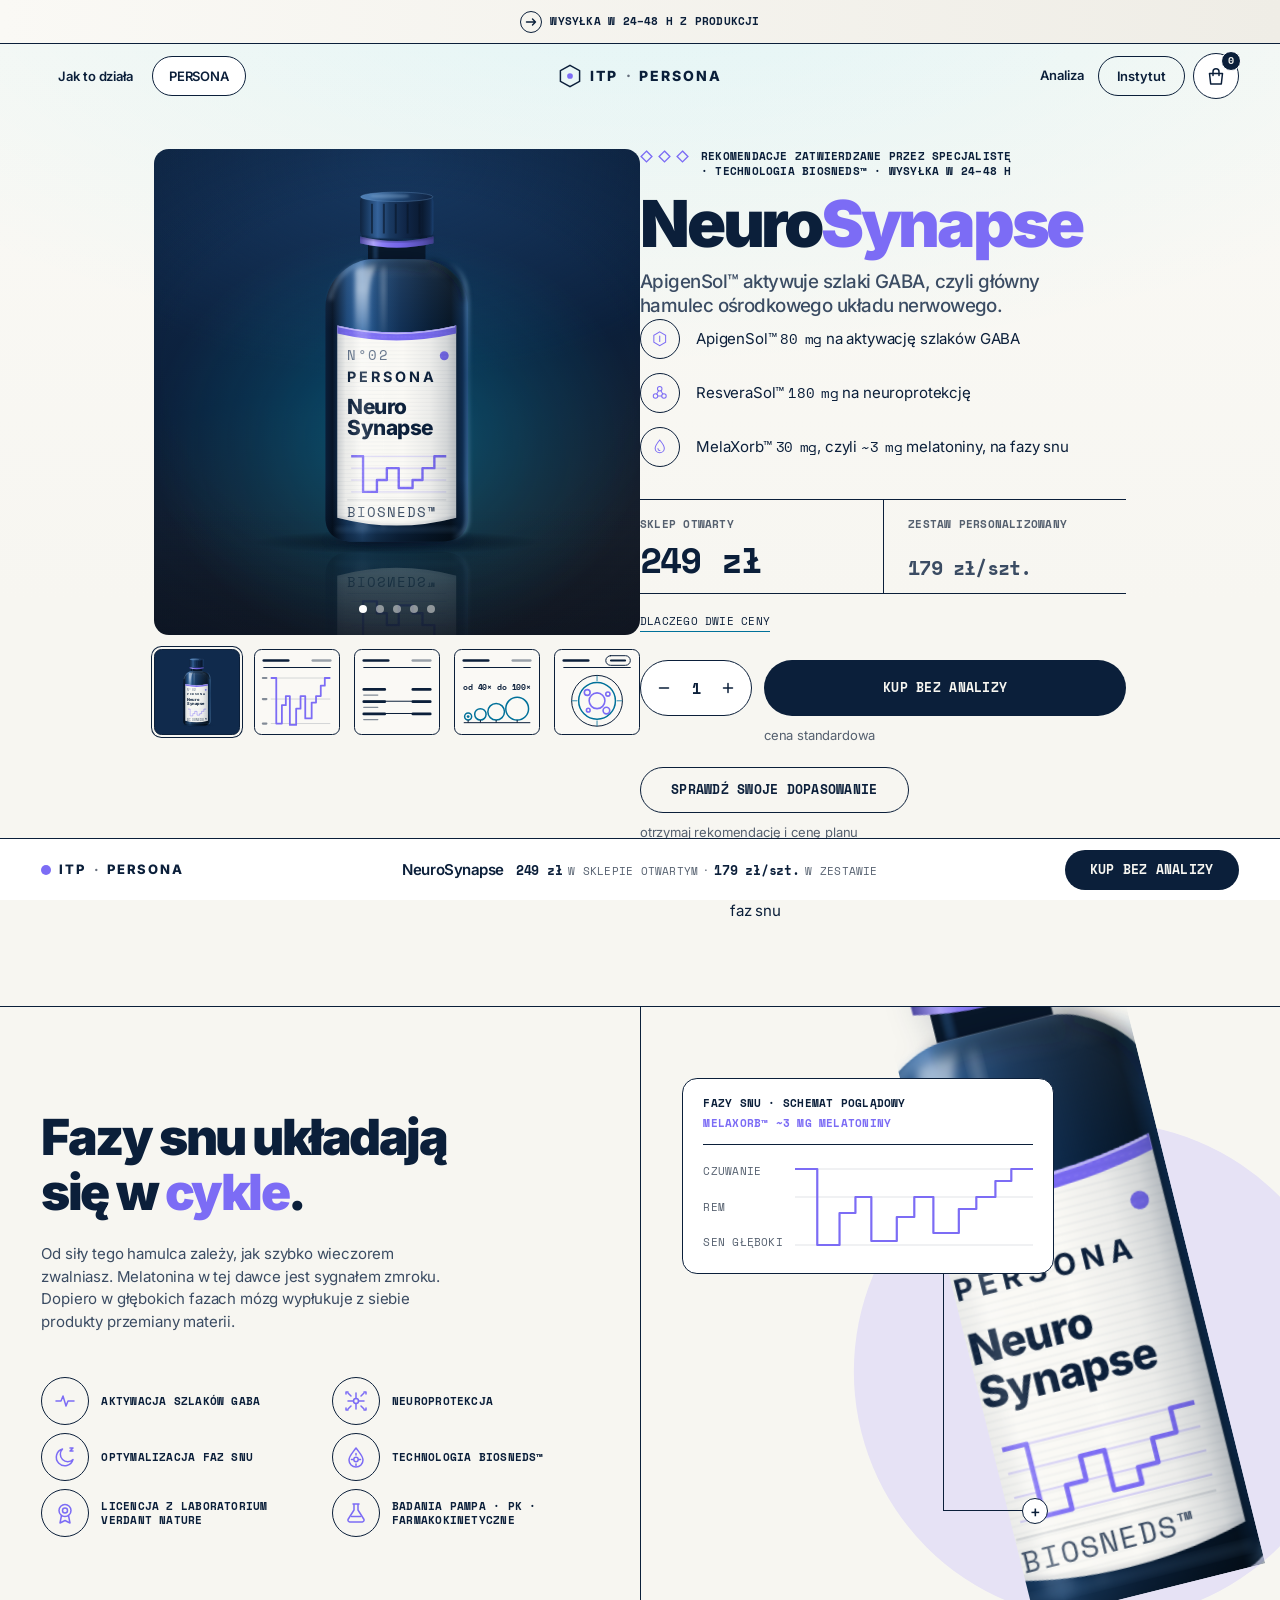
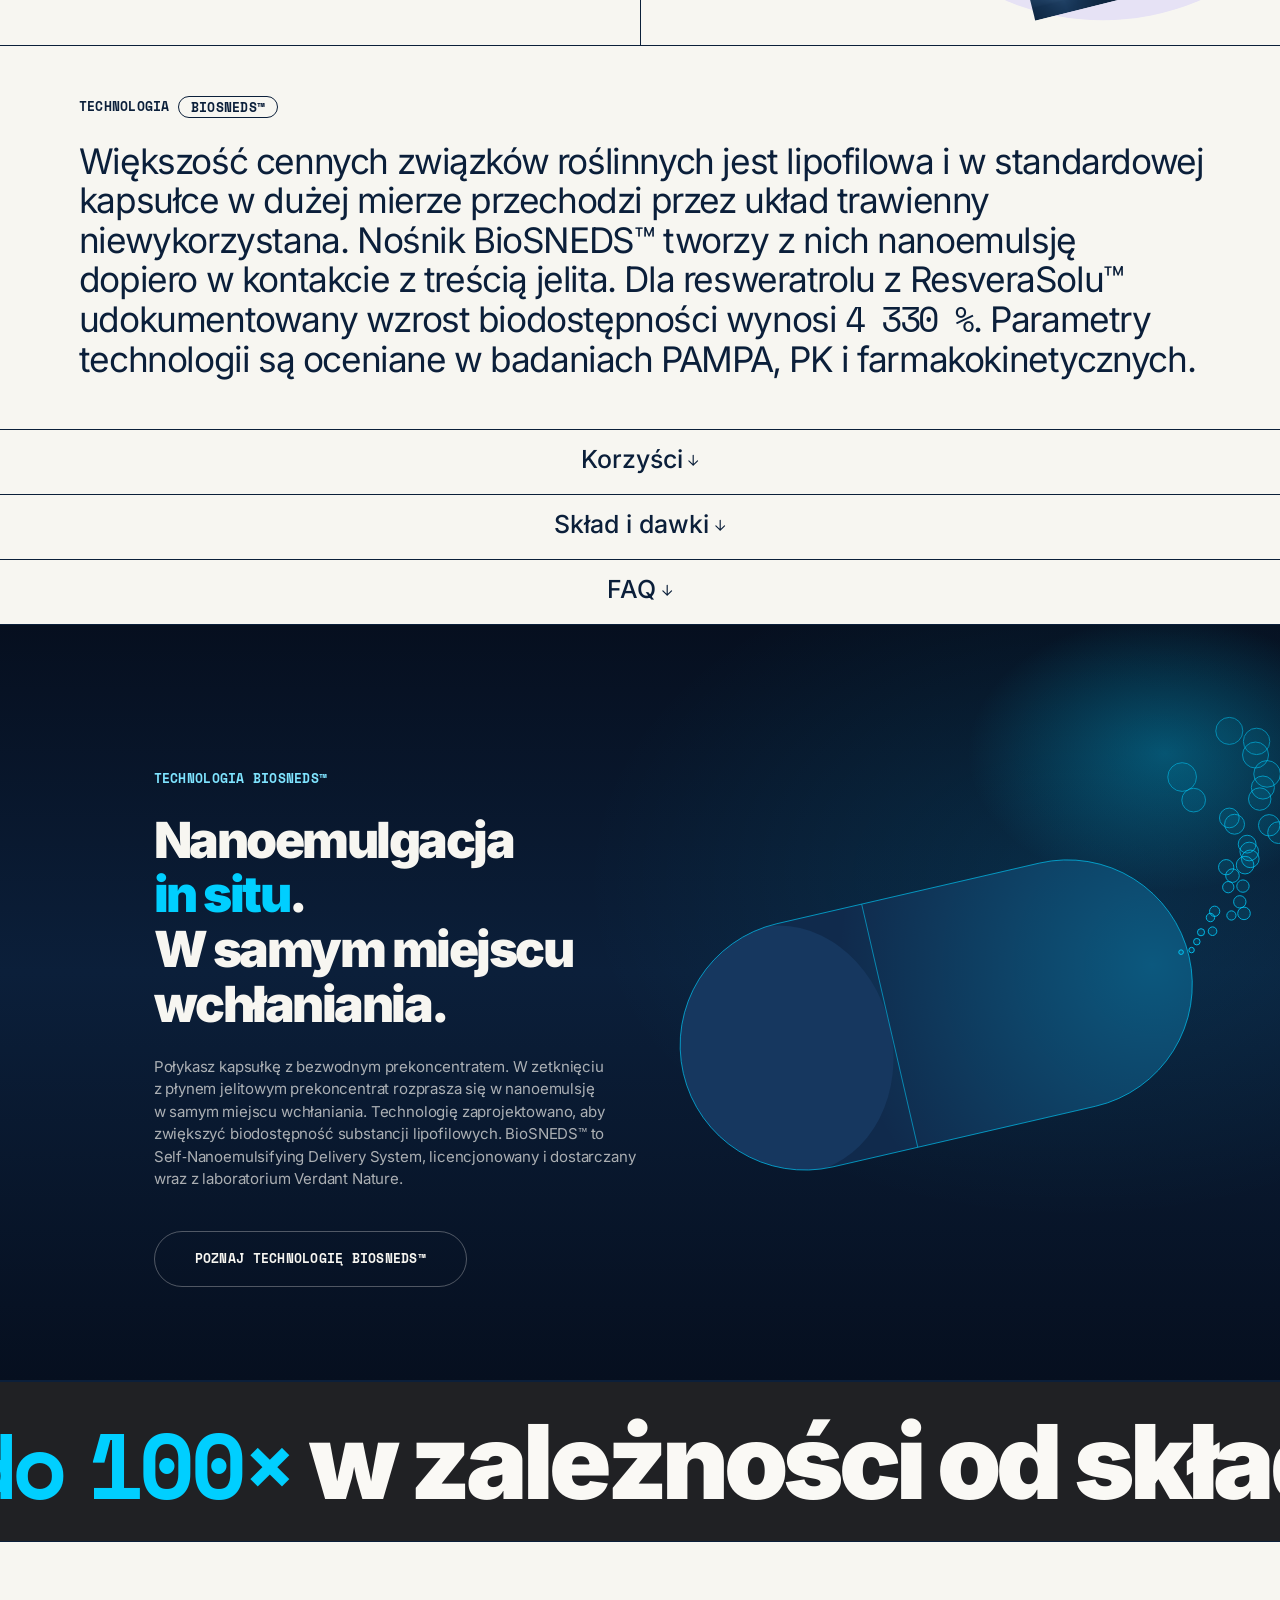
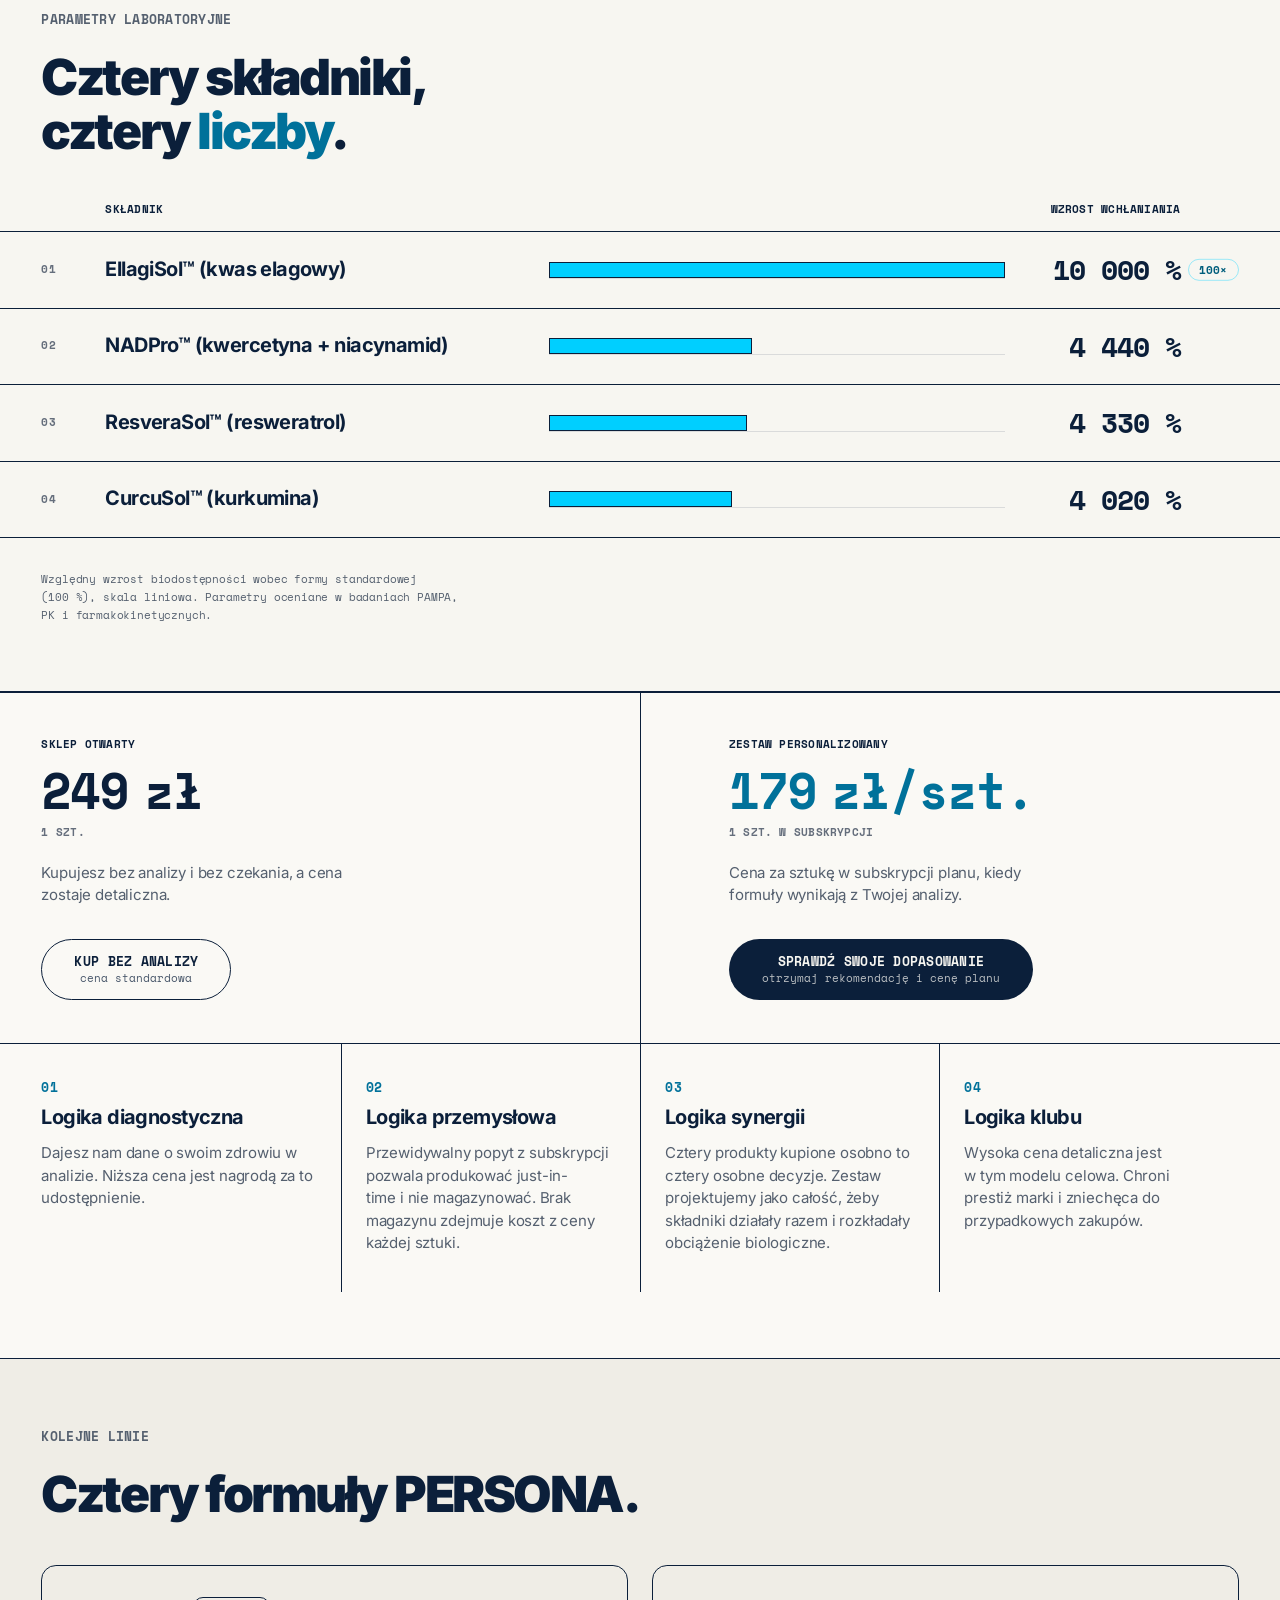
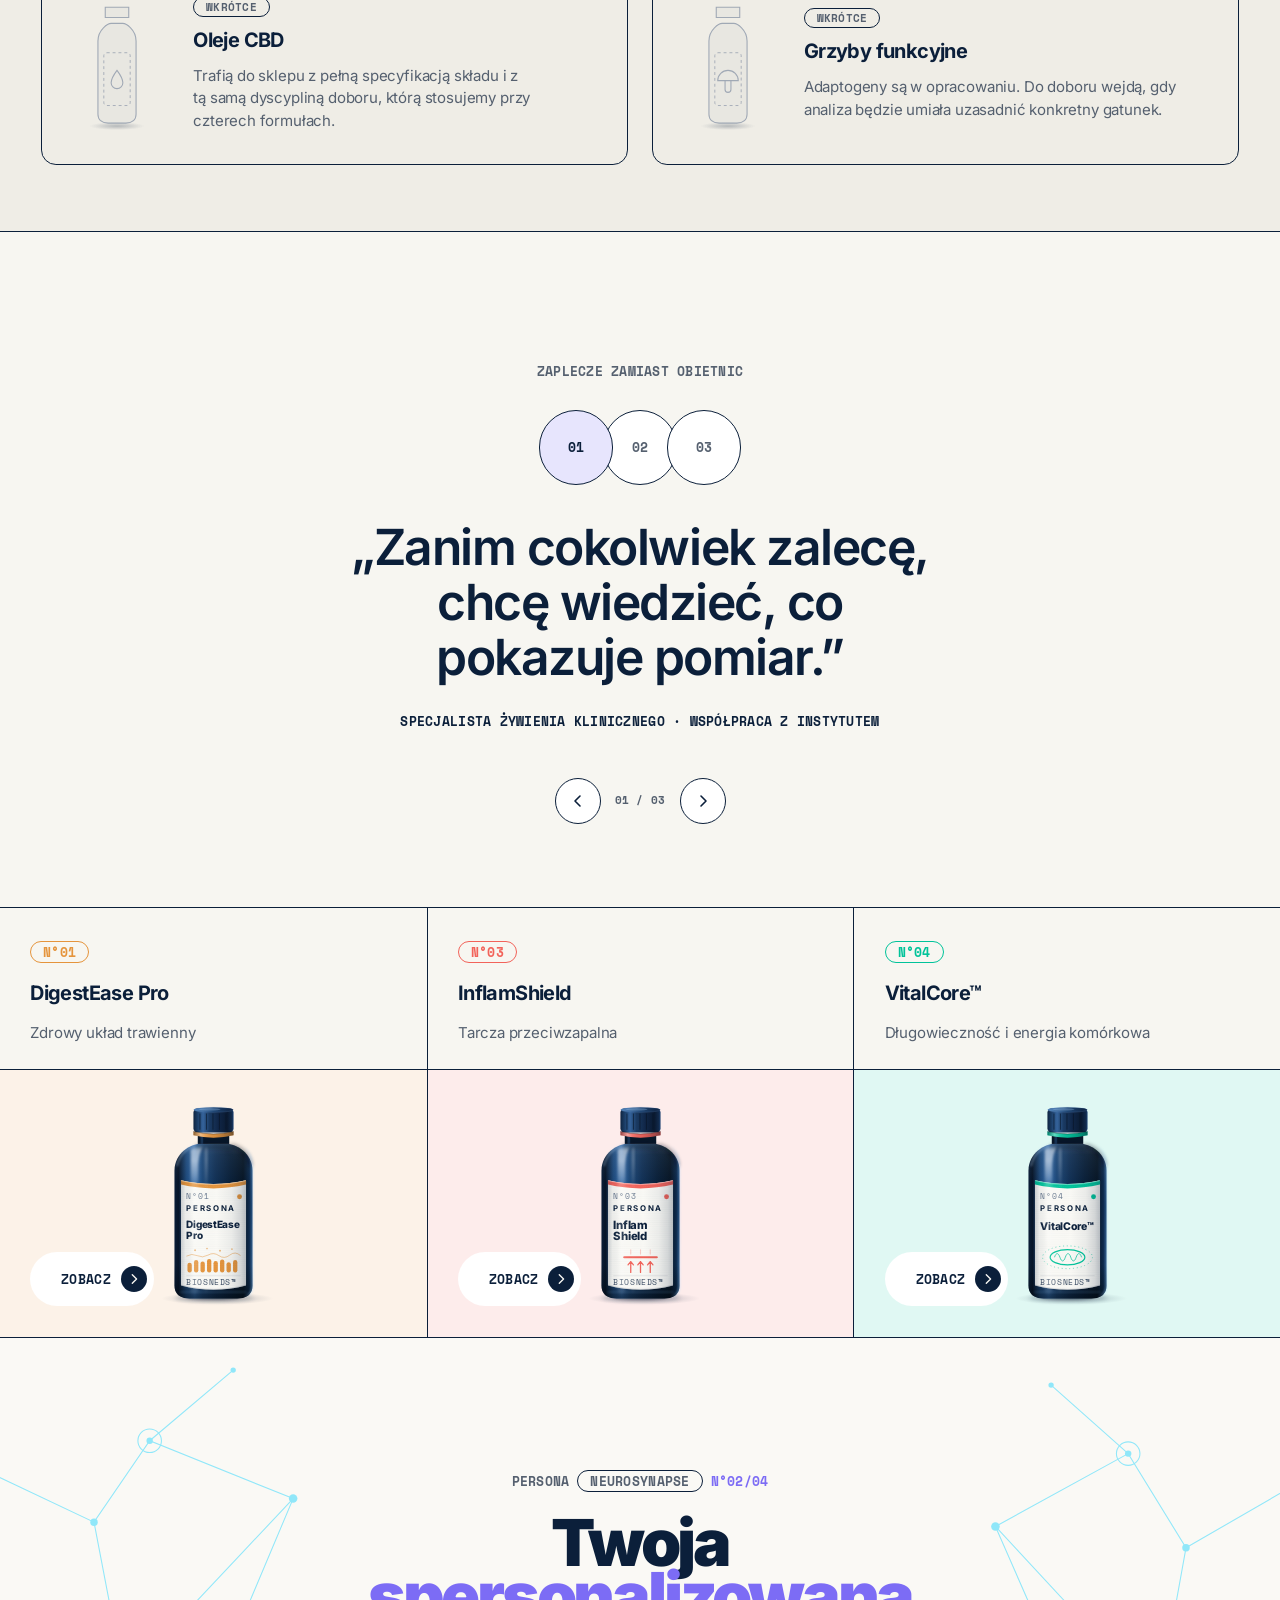
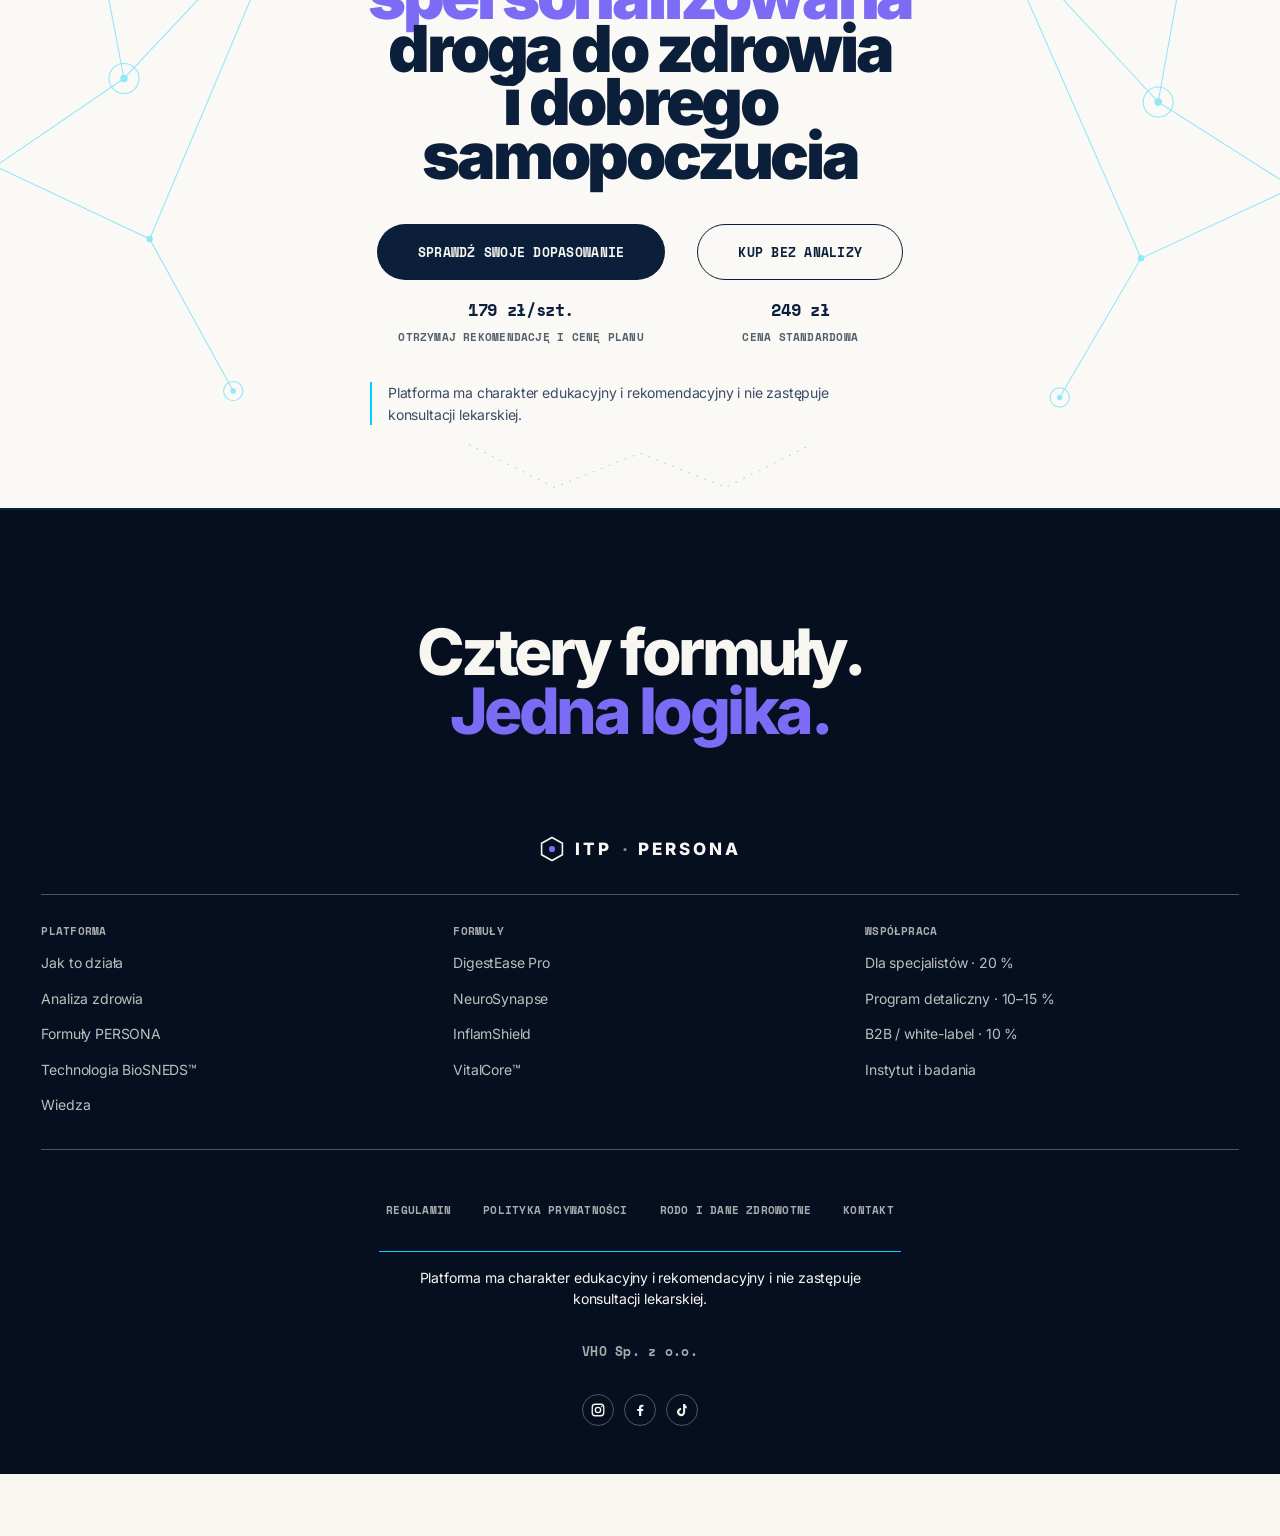
<file: mockups/persona-neurosynapse.html>
<!-- GENERATED by scripts/assemble_pdp.py from mockups/parts/*.html and
     scripts/pdp_data.py. Do not hand-edit: edit the part or the data. -->
<!doctype html>
<html lang="pl">
<head>
<meta charset="utf-8">
<meta name="viewport" content="width=device-width, initial-scale=1">
<title>NeuroSynapse · siła spokoju | PERSONA · ITP</title>
<meta name="description" content="NeuroSynapse: ApigenSol™ 80 mg, ResveraSol™ 180 mg i MelaXorb™ 30 mg w technologii BioSNEDS™. 249 zł w sklepie otwartym, 179 zł/szt. w zestawie personalizowanym.">
<link rel="stylesheet" href="../styles/tokens.css">
<link rel="stylesheet" href="../styles/pdp-core.css">
<link rel="stylesheet" href="../styles/pdp-chrome.css">
<link rel="stylesheet" href="../styles/pdp-buybox.css">
<link rel="stylesheet" href="../styles/pdp-story.css">
<link rel="stylesheet" href="../styles/pdp-statement.css">
<link rel="stylesheet" href="../styles/pdp-accordion.css">
<link rel="stylesheet" href="../styles/pdp-tech.css">
<link rel="stylesheet" href="../styles/pdp-social.css">
<link rel="stylesheet" href="../styles/pdp-index.css">
<script>
/* Hidden tab (headless capture): CSS transitions may never fire, so
   scroll-reveal end states are written synchronously, without animation. */
if (document.visibilityState === 'hidden') {
  var itpRevealFix = document.createElement('style');
  itpRevealFix.textContent =
    '[data-itp-reveal]{opacity:1 !important;transform:none !important;transition:none !important}';
  document.head.appendChild(itpRevealFix);
}
</script>
</head>
<body class="pdp" style="--fc: var(--f2-neuro)">
<a class="skip-link" href="#main">Przejdź do treści</a>
<!-- PERSONA packshot defs. Source of truth. Inlined into every generated PDP by scripts/assemble_pdp.py. -->
  <!-- =================================================== PACKSHOT DEFS -->
  <svg width="0" height="0" style="position:absolute" aria-hidden="true" focusable="false">
    <defs>
      <!-- Światło wspólne dla wszystkich butelek: klucz z lewej-górnej,
           rim z prawej, cień z półcieniem. Tekstom na etykiecie zapisano
           rozmiary ≥12 px w przestrzeni 520×760 (2× dawnej siatki). -->
      <filter id="pkB1" x="-30%" y="-30%" width="160%" height="160%"><feGaussianBlur stdDeviation="2.2"/></filter>
      <filter id="pkB2" x="-40%" y="-40%" width="180%" height="180%"><feGaussianBlur stdDeviation="4.4"/></filter>
      <filter id="pkB4" x="-60%" y="-60%" width="220%" height="220%"><feGaussianBlur stdDeviation="8"/></filter>

      <linearGradient id="pkGlass" gradientUnits="userSpaceOnUse" x1="116" y1="0" x2="404" y2="0">
        <stop offset="0" stop-color="#0A1E38"/>
        <stop offset=".05" stop-color="#071528"/>
        <stop offset=".15" stop-color="#1D4879"/>
        <stop offset=".26" stop-color="#2F66A4"/>
        <stop offset=".36" stop-color="#1E4979"/>
        <stop offset=".52" stop-color="#123156"/>
        <stop offset=".72" stop-color="#0A2039"/>
        <stop offset=".88" stop-color="#071626"/>
        <stop offset=".96" stop-color="#0D2A4C"/>
        <stop offset="1" stop-color="#17416F"/>
      </linearGradient>
      <linearGradient id="pkGlassV" gradientUnits="userSpaceOnUse" x1="0" y1="162" x2="0" y2="732">
        <stop offset="0" stop-color="#D7E9FB" stop-opacity=".18"/>
        <stop offset=".07" stop-color="#FFFFFF" stop-opacity=".05"/>
        <stop offset=".25" stop-color="#FFFFFF" stop-opacity="0"/>
        <stop offset=".78" stop-color="#000509" stop-opacity="0"/>
        <stop offset=".9" stop-color="#01080F" stop-opacity=".26"/>
        <stop offset="1" stop-color="#000509" stop-opacity=".5"/>
      </linearGradient>
      <linearGradient id="pkCapX" gradientUnits="userSpaceOnUse" x1="186" y1="0" x2="334" y2="0">
        <stop offset="0" stop-color="#0F2440"/>
        <stop offset=".1" stop-color="#1B3D66"/>
        <stop offset=".24" stop-color="#35639B"/>
        <stop offset=".4" stop-color="#1A3A62"/>
        <stop offset=".62" stop-color="#102647"/>
        <stop offset=".85" stop-color="#0A1A31"/>
        <stop offset=".95" stop-color="#11294A"/>
        <stop offset="1" stop-color="#1B4070"/>
      </linearGradient>
      <linearGradient id="pkCapTop" gradientUnits="userSpaceOnUse" x1="206" y1="26" x2="316" y2="46">
        <stop offset="0" stop-color="#4C7CB2"/>
        <stop offset=".5" stop-color="#1E4573"/>
        <stop offset="1" stop-color="#12294A"/>
      </linearGradient>
      <linearGradient id="pkBandShade" gradientUnits="userSpaceOnUse" x1="186" y1="0" x2="334" y2="0">
        <stop offset="0" stop-color="#04101F" stop-opacity=".4"/>
        <stop offset=".18" stop-color="#FFFFFF" stop-opacity=".38"/>
        <stop offset=".3" stop-color="#FFFFFF" stop-opacity=".12"/>
        <stop offset=".55" stop-color="#04101F" stop-opacity=".06"/>
        <stop offset=".85" stop-color="#04101F" stop-opacity=".3"/>
        <stop offset="1" stop-color="#04101F" stop-opacity=".5"/>
      </linearGradient>
      <linearGradient id="pkWrap" gradientUnits="userSpaceOnUse" x1="140" y1="0" x2="380" y2="0">
        <stop offset="0" stop-color="#0B1F3A" stop-opacity=".2"/>
        <stop offset=".07" stop-color="#0B1F3A" stop-opacity=".06"/>
        <stop offset=".2" stop-color="#FFFFFF" stop-opacity=".09"/>
        <stop offset=".35" stop-color="#FFFFFF" stop-opacity=".02"/>
        <stop offset=".55" stop-color="#0B1F3A" stop-opacity="0"/>
        <stop offset=".78" stop-color="#0B1F3A" stop-opacity=".06"/>
        <stop offset=".92" stop-color="#0B1F3A" stop-opacity=".16"/>
        <stop offset="1" stop-color="#0B1F3A" stop-opacity=".28"/>
      </linearGradient>
      <linearGradient id="pkSpecV" gradientUnits="userSpaceOnUse" x1="0" y1="168" x2="0" y2="724">
        <stop offset="0" stop-color="#FFFFFF" stop-opacity="0"/>
        <stop offset=".03" stop-color="#FFFFFF" stop-opacity=".5"/>
        <stop offset=".1" stop-color="#FFFFFF" stop-opacity=".55"/>
        <stop offset=".2" stop-color="#FFFFFF" stop-opacity=".3"/>
        <stop offset=".26" stop-color="#FFFFFF" stop-opacity=".12"/>
        <stop offset=".5" stop-color="#FFFFFF" stop-opacity=".07"/>
        <stop offset=".85" stop-color="#FFFFFF" stop-opacity=".06"/>
        <stop offset=".93" stop-color="#FFFFFF" stop-opacity=".16"/>
        <stop offset="1" stop-color="#FFFFFF" stop-opacity="0"/>
      </linearGradient>
      <linearGradient id="pkRim" gradientUnits="userSpaceOnUse" x1="0" y1="168" x2="0" y2="728">
        <stop offset="0" stop-color="#9ED2FF" stop-opacity="0"/>
        <stop offset=".08" stop-color="#9ED2FF" stop-opacity=".55"/>
        <stop offset=".4" stop-color="#7FB4E8" stop-opacity=".3"/>
        <stop offset=".8" stop-color="#9ED2FF" stop-opacity=".45"/>
        <stop offset=".97" stop-color="#9ED2FF" stop-opacity=".55"/>
        <stop offset="1" stop-color="#9ED2FF" stop-opacity="0"/>
      </linearGradient>
      <radialGradient id="pkShadowOut" cx=".5" cy=".5" r=".5">
        <stop offset="0" stop-color="#0B1F3A" stop-opacity=".32"/>
        <stop offset=".5" stop-color="#0B1F3A" stop-opacity=".16"/>
        <stop offset=".78" stop-color="#0B1F3A" stop-opacity=".06"/>
        <stop offset="1" stop-color="#0B1F3A" stop-opacity="0"/>
      </radialGradient>
      <pattern id="pkPaper" width="8" height="8" patternUnits="userSpaceOnUse">
        <rect x="0" y="2" width="8" height="2" fill="rgba(11,31,58,.03)"/>
        <rect x="4" y="6" width="4" height="2" fill="rgba(255,255,255,.05)"/>
      </pattern>

      <!-- Cień rzucany: szeroki półcień + jądro, lekko przesunięte w prawo -->
      <g id="pk-shadow">
        <ellipse cx="274" cy="732" rx="206" ry="23" fill="url(#pkShadowOut)"/>
        <ellipse cx="262" cy="730" rx="144" ry="13" fill="#0B1F3A" opacity=".2" filter="url(#pkB4)"/>
        <ellipse cx="258" cy="729" rx="96" ry="8" fill="#071527" opacity=".3" filter="url(#pkB2)"/>
      </g>

      <!-- Nakrętka: matowe tworzywo, szeroki miękki blik, glint na krawędzi -->
      <g id="pk-cap">
        <rect x="186" y="30" width="148" height="90" rx="16" fill="url(#pkCapX)"/>
        <path d="M210 50v60M234 50v60M258 50v60M282 50v60M306 50v60" stroke="#081527" stroke-width="4" opacity=".6"/>
        <path d="M222 50v60" stroke="#4E79AC" stroke-width="2.8" opacity=".5" filter="url(#pkB1)"/>
        <path d="M329 52v56" stroke="#3E6796" stroke-width="3.2" opacity=".5" filter="url(#pkB1)"/>
        <ellipse cx="260" cy="36" rx="73" ry="9.5" fill="url(#pkCapTop)"/>
        <ellipse cx="260" cy="36" rx="73" ry="9.5" fill="none" stroke="#6E9CCF" stroke-width="1.5" opacity=".45"/>
        <ellipse cx="246" cy="34.5" rx="40" ry="4.6" fill="#A9CDF2" opacity=".3" filter="url(#pkB1)"/>
      </g>

      <!-- Szyjka (ciemne tło pod banderolą) -->
      <g id="pk-neck">
        <rect x="202" y="126" width="116" height="36" fill="#081729"/>
        <rect x="212" y="126" width="10" height="36" fill="#28517F" opacity=".5" filter="url(#pkB1)"/>
      </g>
      <!-- Cieniowanie banderoli: rysowane nad kolorem, łuk perspektywy -->
      <g id="pk-bandshade">
        <path d="M186 116 Q260 134 334 116 L334 130 Q260 148 186 130 Z" fill="url(#pkBandShade)"/>
        <path d="M186 116 Q260 134 334 116" fill="none" stroke="#04101F" stroke-width="5" opacity=".35" filter="url(#pkB1)"/>
      </g>

      <!-- Korpus: gradient walca + modulacja pionowa + cień barku -->
      <g id="pk-body">
        <path d="M116 260 C116 196 176 162 208 162 H312 C344 162 404 196 404 260 V684 C404 718 380 732 348 732 H172 C140 732 116 718 116 684 Z" fill="url(#pkGlass)"/>
        <path d="M116 260 C116 196 176 162 208 162 H312 C344 162 404 196 404 260 V684 C404 718 380 732 348 732 H172 C140 732 116 718 116 684 Z" fill="url(#pkGlassV)"/>
        <path d="M192 168 C240 156 296 158 332 170 L320 192 C280 180 232 180 200 190 Z" fill="#03101F" opacity=".3" filter="url(#pkB4)"/>
        <path d="M126 244 C132 204 160 178 192 168" fill="none" stroke="#A9CDF2" stroke-width="4.8" opacity=".5" filter="url(#pkB2)"/>
        <path d="M328 168 C364 180 392 204 396 244" fill="none" stroke="#020B16" stroke-width="12" opacity=".5" filter="url(#pkB4)"/>
      </g>

      <!-- Warstwa połysku nad etykietą: papier, owinięcie, blik, rim, odbicie -->
      <g id="pk-gloss">
        <path d="M140 296 Q260 324 380 296 L380 684 Q260 716 140 684 Z" fill="url(#pkPaper)"/>
        <path d="M140 296 Q260 324 380 296 L380 684 Q260 716 140 684 Z" fill="url(#pkWrap)"/>
        <path d="M142 298 Q260 326 378 298" fill="none" stroke="#FFFFFF" stroke-width="2.6" opacity=".5"/>
        <path d="M140 682 Q260 714 380 682" fill="none" stroke="#0B1F3A" stroke-width="4" opacity=".14" filter="url(#pkB1)"/>
        <path d="M176 184 C184 174 196 168 208 168 L224 168 C210 188 204 212 204 248 L204 700 C204 710 200 716 192 718 L182 718 C178 714 176 706 176 696 Z" fill="url(#pkSpecV)" filter="url(#pkB2)"/>
        <rect x="228" y="172" width="10" height="540" rx="5" fill="url(#pkSpecV)" opacity=".45" filter="url(#pkB2)"/>
        <path d="M368 170 C392 184 402 208 403 252 L403 684 C403 704 394 718 378 724" fill="none" stroke="url(#pkRim)" stroke-width="5.2" stroke-linecap="round" filter="url(#pkB2)"/>
        <path d="M117.5 272 L117.5 680" stroke="#7FA9D8" stroke-width="2.8" opacity=".3" filter="url(#pkB1)"/>
        <rect x="136" y="704" width="248" height="8" rx="4" fill="#7FB0DF" opacity=".15" filter="url(#pkB2)"/>
      </g>

      <!-- 01 · DigestEase Pro -->
      <symbol id="pack-f1" viewBox="0 0 520 760">
        <use href="#pk-shadow"/>
        <use href="#pk-cap"/>
        <use href="#pk-neck"/>
        <path d="M186 116 Q260 134 334 116 L334 130 Q260 148 186 130 Z" fill="var(--f1-digest)"/>
        <use href="#pk-bandshade"/>
        <use href="#pk-body"/>
        <path d="M140 296 Q260 324 380 296 L380 684 Q260 716 140 684 Z" fill="#FAF9F5"/>
        <path d="M140 296 Q260 324 380 296 L380 312 Q260 340 140 312 Z" fill="var(--f1-digest)"/>
        <text x="160" y="366" font-family="Space Mono, monospace" font-size="29" letter-spacing="3" fill="#64748B">N°01</text>
        <circle cx="356" cy="357" r="9" fill="var(--f1-digest)"/>
        <text x="160" y="410" font-family="Inter, sans-serif" font-weight="700" font-size="29" letter-spacing="6" fill="#0B1F3A">PERSONA</text>
        <text x="160" y="472" font-family="Inter, sans-serif" font-weight="800" font-size="37" letter-spacing="-1" fill="#0B1F3A">DigestEase</text>
        <text x="160" y="512" font-family="Inter, sans-serif" font-weight="800" font-size="37" letter-spacing="-1" fill="#0B1F3A">Pro</text>
        <g fill="var(--f1-digest)" opacity=".65">
          <circle cx="192" cy="554" r="3.6"/><circle cx="236" cy="548" r="3"/>
          <circle cx="284" cy="556" r="3.6"/><circle cx="328" cy="550" r="3"/>
        </g>
        <path d="M160 576 Q180 564 200 574 T240 572 T280 574 T320 572 T360 574"
              fill="none" stroke="var(--f1-digest)" stroke-width="3.2" opacity=".55"/>
        <g fill="var(--f1-digest)">
          <rect x="164" y="600" width="16" height="36" rx="8"/>
          <rect x="188" y="590" width="16" height="46" rx="8"/>
          <rect x="212" y="596" width="16" height="40" rx="8"/>
          <rect x="236" y="586" width="16" height="50" rx="8"/>
          <rect x="260" y="594" width="16" height="42" rx="8"/>
          <rect x="284" y="588" width="16" height="48" rx="8"/>
          <rect x="308" y="598" width="16" height="38" rx="8"/>
          <rect x="332" y="590" width="16" height="46" rx="8"/>
        </g>
        <line x1="160" y1="648" x2="360" y2="648" stroke="rgba(11,31,58,.14)" stroke-width="2"/>
        <text x="160" y="682" font-family="Space Mono, monospace" font-size="29" letter-spacing="2" fill="#3B4C63">BIOSNEDS™</text>
        <use href="#pk-gloss"/>
      </symbol>

      <!-- 02 · NeuroSynapse -->
      <symbol id="pack-f2" viewBox="0 0 520 760">
        <use href="#pk-shadow"/>
        <use href="#pk-cap"/>
        <use href="#pk-neck"/>
        <path d="M186 116 Q260 134 334 116 L334 130 Q260 148 186 130 Z" fill="var(--f2-neuro)"/>
        <use href="#pk-bandshade"/>
        <use href="#pk-body"/>
        <path d="M140 296 Q260 324 380 296 L380 684 Q260 716 140 684 Z" fill="#FAF9F5"/>
        <path d="M140 296 Q260 324 380 296 L380 312 Q260 340 140 312 Z" fill="var(--f2-neuro)"/>
        <text x="160" y="366" font-family="Space Mono, monospace" font-size="29" letter-spacing="3" fill="#64748B">N°02</text>
        <circle cx="356" cy="357" r="9" fill="var(--f2-neuro)"/>
        <text x="160" y="410" font-family="Inter, sans-serif" font-weight="700" font-size="29" letter-spacing="6" fill="#0B1F3A">PERSONA</text>
        <text x="160" y="474" font-family="Inter, sans-serif" font-weight="800" font-size="42" letter-spacing="-1" fill="#0B1F3A">Neuro</text>
        <text x="160" y="518" font-family="Inter, sans-serif" font-weight="800" font-size="42" letter-spacing="-1" fill="#0B1F3A">Synapse</text>
        <g stroke="var(--f2-neuro)" stroke-width="2" opacity=".28">
          <path d="M168 560H360M168 584H360M168 608H360M168 632H360"/>
        </g>
        <path d="M168 560 H192 V632 H220 V608 H240 V584 H264 V624 H292 V608 H312 V584 H336 V560 H360"
              fill="none" stroke="var(--f2-neuro)" stroke-width="4.8" stroke-linejoin="round"/>
        <line x1="160" y1="648" x2="360" y2="648" stroke="rgba(11,31,58,.14)" stroke-width="2"/>
        <text x="160" y="682" font-family="Space Mono, monospace" font-size="29" letter-spacing="2" fill="#3B4C63">BIOSNEDS™</text>
        <use href="#pk-gloss"/>
      </symbol>

      <!-- 03 · InflamShield -->
      <symbol id="pack-f3" viewBox="0 0 520 760">
        <use href="#pk-shadow"/>
        <use href="#pk-cap"/>
        <use href="#pk-neck"/>
        <path d="M186 116 Q260 134 334 116 L334 130 Q260 148 186 130 Z" fill="var(--f3-inflam)"/>
        <use href="#pk-bandshade"/>
        <use href="#pk-body"/>
        <path d="M140 296 Q260 324 380 296 L380 684 Q260 716 140 684 Z" fill="#FAF9F5"/>
        <path d="M140 296 Q260 324 380 296 L380 312 Q260 340 140 312 Z" fill="var(--f3-inflam)"/>
        <text x="160" y="366" font-family="Space Mono, monospace" font-size="29" letter-spacing="3" fill="#64748B">N°03</text>
        <circle cx="356" cy="357" r="9" fill="var(--f3-inflam)"/>
        <text x="160" y="410" font-family="Inter, sans-serif" font-weight="700" font-size="29" letter-spacing="6" fill="#0B1F3A">PERSONA</text>
        <text x="160" y="474" font-family="Inter, sans-serif" font-weight="800" font-size="42" letter-spacing="-1" fill="#0B1F3A">Inflam</text>
        <text x="160" y="518" font-family="Inter, sans-serif" font-weight="800" font-size="42" letter-spacing="-1" fill="#0B1F3A">Shield</text>
        <g opacity=".3" stroke="var(--f3-inflam)" stroke-width="4" stroke-linecap="round" fill="none">
          <path d="M224 568v-16M260 568v-16M296 568v-16"/>
        </g>
        <rect x="196" y="576" width="128" height="8" rx="4" fill="var(--f3-inflam)"/>
        <g stroke="var(--f3-inflam)" stroke-width="4.8" stroke-linecap="round" stroke-linejoin="round" fill="none">
          <path d="M224 636v-40M224 596l-10 12M224 596l10 12"/>
          <path d="M260 636v-40M260 596l-10 12M260 596l10 12"/>
          <path d="M296 636v-40M296 596l-10 12M296 596l10 12"/>
        </g>
        <line x1="160" y1="648" x2="360" y2="648" stroke="rgba(11,31,58,.14)" stroke-width="2"/>
        <text x="160" y="682" font-family="Space Mono, monospace" font-size="29" letter-spacing="2" fill="#3B4C63">BIOSNEDS™</text>
        <use href="#pk-gloss"/>
      </symbol>

      <!-- 04 · VitalCore™ -->
      <symbol id="pack-f4" viewBox="0 0 520 760">
        <use href="#pk-shadow"/>
        <use href="#pk-cap"/>
        <use href="#pk-neck"/>
        <path d="M186 116 Q260 134 334 116 L334 130 Q260 148 186 130 Z" fill="var(--f4-vital)"/>
        <use href="#pk-bandshade"/>
        <use href="#pk-body"/>
        <path d="M140 296 Q260 324 380 296 L380 684 Q260 716 140 684 Z" fill="#FAF9F5"/>
        <path d="M140 296 Q260 324 380 296 L380 312 Q260 340 140 312 Z" fill="var(--f4-vital)"/>
        <text x="160" y="366" font-family="Space Mono, monospace" font-size="29" letter-spacing="3" fill="#64748B">N°04</text>
        <circle cx="356" cy="357" r="9" fill="var(--f4-vital)"/>
        <text x="160" y="410" font-family="Inter, sans-serif" font-weight="700" font-size="29" letter-spacing="6" fill="#0B1F3A">PERSONA</text>
        <text x="160" y="478" font-family="Inter, sans-serif" font-weight="800" font-size="39" letter-spacing="-1" fill="#0B1F3A">VitalCore™</text>
        <ellipse cx="260" cy="580" rx="92" ry="42" fill="none" stroke="var(--f4-vital)"
                 stroke-width="2.8" stroke-dasharray="4 10" opacity=".7"/>
        <ellipse cx="260" cy="580" rx="64" ry="28" fill="none" stroke="var(--f4-vital)" stroke-width="4.4"/>
        <path d="M212 580 c6 -18 14 -18 20 0 c6 18 14 18 20 0 c6 -18 14 -18 20 0 c6 18 14 18 20 0 c6 -18 14 -18 20 0"
              fill="none" stroke="var(--f4-vital)" stroke-width="3.2" opacity=".85"/>
        <line x1="160" y1="648" x2="360" y2="648" stroke="rgba(11,31,58,.14)" stroke-width="2"/>
        <text x="160" y="682" font-family="Space Mono, monospace" font-size="29" letter-spacing="2" fill="#3B4C63">BIOSNEDS™</text>
        <use href="#pk-gloss"/>
      </symbol>

      <!-- Mała butelka bez liter: pole koloru + znak (scena hero) -->
      <symbol id="pack-mini" viewBox="0 0 520 760">
        <use href="#pk-shadow"/>
        <use href="#pk-cap"/>
        <use href="#pk-neck"/>
        <path d="M186 116 Q260 134 334 116 L334 130 Q260 148 186 130 Z" fill="var(--fc, #8A96A8)"/>
        <use href="#pk-bandshade"/>
        <use href="#pk-body"/>
        <path d="M140 296 Q260 324 380 296 L380 684 Q260 716 140 684 Z" fill="#FAF9F5"/>
        <path d="M140 296 Q260 324 380 296 L380 312 Q260 340 140 312 Z" fill="var(--fc, #8A96A8)"/>
        <circle cx="260" cy="450" r="44" fill="var(--fc, #8A96A8)"/>
        <path d="M196 560 Q260 574 324 560" fill="none" stroke="var(--fc, #8A96A8)"
              stroke-width="7" stroke-linecap="round" opacity=".55"/>
        <line x1="180" y1="628" x2="340" y2="628" stroke="rgba(11,31,58,.14)" stroke-width="3"/>
        <use href="#pk-gloss"/>
      </symbol>

      <!-- Wkrótce · sylwetki — stoją w tym samym świetle (miękki cień) -->
      <symbol id="pack-soon-oil" viewBox="0 0 120 186">
        <ellipse cx="60" cy="176" rx="38" ry="5.5" fill="url(#pkShadowOut)"/>
        <path d="M44 14h32v14H44z M34 60 C34 44 48 36 52 36 H68 C72 36 86 44 86 60 V160 C86 168 80 172 72 172 H48 C40 172 34 168 34 160 Z"
              fill="rgba(11,31,58,.04)" stroke="#8A96A8" stroke-width="1.5"/>
        <rect x="42" y="76" width="36" height="72" rx="4" fill="none" stroke="#8A96A8" stroke-width="1.2" stroke-dasharray="4 4"/>
        <path d="M60 100 C66 108 68 112 68 117 A8 8 0 0 1 52 117 C52 112 54 108 60 100 Z"
              fill="none" stroke="#8A96A8" stroke-width="1.5"/>
      </symbol>
      <symbol id="pack-soon-mush" viewBox="0 0 120 186">
        <ellipse cx="60" cy="176" rx="38" ry="5.5" fill="url(#pkShadowOut)"/>
        <path d="M44 14h32v14H44z M34 60 C34 44 48 36 52 36 H68 C72 36 86 44 86 60 V160 C86 168 80 172 72 172 H48 C40 172 34 168 34 160 Z"
              fill="rgba(11,31,58,.04)" stroke="#8A96A8" stroke-width="1.5"/>
        <rect x="42" y="76" width="36" height="72" rx="4" fill="none" stroke="#8A96A8" stroke-width="1.2" stroke-dasharray="4 4"/>
        <path d="M46 114 A14 14 0 0 1 74 114 Z" fill="none" stroke="#8A96A8" stroke-width="1.5"/>
        <path d="M56 114 v12 a4 4 0 0 0 8 0 v-12" fill="none" stroke="#8A96A8" stroke-width="1.5"/>
      </symbol>
    </defs>
  </svg>


<!-- ================================================== CHROME · HEAD
     Promo band, floating pill navigation, mobile menu panel, and the
     opening of <main>. Owner: chrome. Hooks: #itp-menu-panel and
     [data-itp-menu-toggle] are read by scripts/chrome.js unchanged. -->
<div class="pdp-chrome">

  <p class="pdp-chrome__promo t-micro--sm">
    <svg class="pdp-chrome__promo-glyph" width="22" height="22" viewBox="0 0 22 22" aria-hidden="true">
      <circle cx="11" cy="11" r="10.5" fill="none" stroke="currentColor" stroke-width="1"/>
      <path d="M6.5 11h9M12.5 8l3 3-3 3" fill="none" stroke="currentColor" stroke-width="1.4" stroke-linecap="round" stroke-linejoin="round"/>
    </svg>
    <span>Wysyłka w&nbsp;<span class="mono">24–48 h</span> z&nbsp;produkcji</span>
  </p>

  <header class="pdp-chrome__head">
    <div class="pdp-c pdp-chrome__row">

      <button class="pdp-chrome__burger" type="button"
              data-itp-menu-toggle
              aria-expanded="false"
              aria-controls="itp-menu-panel"
              aria-label="Otwórz menu"
              data-label-open="Otwórz menu"
              data-label-close="Zamknij menu">
        <svg width="18" height="12" viewBox="0 0 18 12" aria-hidden="true">
          <path d="M0 1h18M0 6h18M0 11h18" stroke="currentColor" stroke-width="1.6"/>
        </svg>
      </button>

      <!-- The nav source is emitted twice so the mobile sheet keeps the full
           directory. Desktop CSS exposes only the two quiet utility links on
           the left and leaves the remaining routes in the sheet/footer. -->
      <nav class="pdp-chrome__nav" aria-label="Główna nawigacja">
        <a class="pdp-chrome__pill" data-nav-i="0" href="hero.html#jak-to-dziala">Jak to działa</a><a class="pdp-chrome__pill" data-nav-i="1" href="product.html">PERSONA</a><a class="pdp-chrome__pill" data-nav-i="2" href="biosneds.html">BioSNEDS™</a><a class="pdp-chrome__pill" data-nav-i="3" href="blog.html">Wiedza</a><a class="pdp-chrome__pill" data-nav-i="4" href="affiliate.html">Program poleceń</a>
      </nav>

      <a class="pdp-chrome__mark" href="hero.html" aria-label="ITP · PERSONA, strona główna">
        <svg width="24" height="24" viewBox="0 0 26 26" aria-hidden="true">
          <path d="M13 1.5 23.4 7.25v11.5L13 24.5 2.6 18.75V7.25L13 1.5Z" fill="none" stroke="currentColor" stroke-width="1.6"/>
          <circle cx="13" cy="13" r="3.1" class="pdp-chrome__mark-dot"/>
        </svg>
        <span class="pdp-chrome__mark-itp">ITP</span>
        <span class="pdp-chrome__mark-sep" aria-hidden="true">·</span>
        <span class="pdp-chrome__mark-line">PERSONA</span>
      </a>

      <div class="pdp-chrome__cluster">
        <a class="pdp-chrome__text pdp-chrome__hide-m" data-nav-i="0" href="hero.html#jak-to-dziala">Jak to działa</a><a class="pdp-chrome__text pdp-chrome__hide-m" data-nav-i="1" href="product.html">PERSONA</a><a class="pdp-chrome__text pdp-chrome__hide-m" data-nav-i="2" href="biosneds.html">BioSNEDS™</a><a class="pdp-chrome__text pdp-chrome__hide-m" data-nav-i="3" href="blog.html">Wiedza</a><a class="pdp-chrome__text pdp-chrome__hide-m" data-nav-i="4" href="affiliate.html">Program poleceń</a>
        <a class="pdp-chrome__text pdp-chrome__hide-m" href="quiz.html">Analiza</a>
        <a class="pdp-chrome__pill pdp-chrome__pill--outline pdp-chrome__hide-m" href="hero.html#instytut">Instytut</a>
        <a class="pdp-chrome__cart" href="product.html" data-chrome-cart>
          <svg width="18" height="19" viewBox="0 0 18 19" fill="none" aria-hidden="true">
            <path d="M2.5 6.5h13l-1.2 10.5H3.7L2.5 6.5Z" stroke="currentColor" stroke-width="1.5" stroke-linejoin="round"/>
            <path d="M6 8.5V4.75a3 3 0 0 1 6 0V8.5" stroke="currentColor" stroke-width="1.5" stroke-linecap="round"/>
          </svg>
          <span class="visually-hidden">Koszyk, produktów:</span>
          <span class="pdp-chrome__badge mono" data-chrome-cart-count data-cart-count>0</span>
        </a>
      </div>

    </div>

    <div class="pdp-chrome__panel" id="itp-menu-panel">
      <div class="pdp-c pdp-chrome__panel-in">
        <a href="hero.html#jak-to-dziala">Jak to działa</a><a href="product.html">PERSONA</a><a href="biosneds.html">BioSNEDS™</a><a href="blog.html">Wiedza</a><a href="affiliate.html">Program poleceń</a>
        <a href="hero.html#instytut">Instytut</a>
        <a class="pdp-btn pdp-btn--solid pdp-btn--block" href="quiz.html">Sprawdź swoje dopasowanie</a>
      </div>
    </div>
  </header>

  <script>
  /* chrome: current-page pill and the live cart count. The count is the sum
     of quantities in localStorage 'itp-cart' (the product.html shape), and
     re-reads on the 'itp-cart-change' event dispatched by the buy box. */
  (function () {
    'use strict';
    var links = document.querySelectorAll('.pdp-chrome__nav a, .pdp-chrome__cluster a[data-nav-i]');
    for (var i = 0; i < links.length; i++) {
      if (/(^|\/)product\.html$/.test(links[i].getAttribute('href') || '')) {
        links[i].setAttribute('aria-current', 'page');
      }
    }
    function count() {
      try {
        var raw = JSON.parse(localStorage.getItem('itp-cart'));
        var n = 0;
        if (raw && typeof raw === 'object') {
          for (var k in raw) { var q = parseInt(raw[k], 10); if (q > 0) n += Math.min(q, 99); }
        }
        return n;
      } catch (e) { return 0; }
    }
    function paint(n) {
      var els = document.querySelectorAll('[data-chrome-cart-count]');
      for (var i = 0; i < els.length; i++) els[i].textContent = String(n);
    }
    paint(count());
    window.addEventListener('itp-cart-change', function (e) {
      paint(e && e.detail && typeof e.detail.count === 'number' ? e.detail.count : count());
    });
    window.addEventListener('storage', function (e) { if (e.key === 'itp-cart') paint(count()); });
  })();
  </script>

</div>

<main id="main">

<!-- =================================================== BUY BOX
     Organimo counterpart: ref/organimo/desktop-1440-00.png and
     mobile-390-00/-01.png. Measured at 1440: gallery box x 175, square
     536x536 (offset-3/32, w-13/32); copy box x 735, w 512; both tops at
     y 179 under the floating pill nav, which contributes no flow height.

     Left  · square gallery stage on a navy field with a cyan bloom, a dot
             pager on the image, five hairline thumbs below.
     Right · organimo's exact order: trust line (their 4.8/5 stars; we have
             no ratings, so the documented specialist line takes the slot),
             display H1, sub-line, three medallion bullets, the two
             documented prices, one dominant CTA with a stepper, the quiz
             route, the Stage I note, the Cel row.

     Owner: buybox. Every id and data hook is prefixed `buybox-` /
     `data-buybox-`. The add-to-cart mock writes localStorage['itp-cart']
     (slug -> qty) and dispatches `itp-cart-change` with detail.count, the
     contract chrome-head.html already listens on. -->
<section class="pdp-sec pdp-buybox" id="buybox" aria-labelledby="buybox-title">
  <div class="pdp-godray pdp-buybox__wash" aria-hidden="true"></div>

  <div class="pdp-c pdp-g pdp-buybox__grid">

    <!-- ------------------------------------------------ LEFT · GALLERY -->
    <div class="pdp-buybox__gallery">

      <div class="pdp-buybox__stage" id="buybox-stage">

        <!-- 01 · the packshot. The bottle is the inlined symbol; nothing is
             redrawn here. The second <use> is the same symbol flipped and
             faded under the base as a floor reflection; CSS draws the
             contact shadow between them. -->
        <div class="pdp-buybox__view pdp-buybox__view--pack" data-buybox-view="1">
          <div class="pdp-buybox__pack-wrap">
            <svg class="pdp-buybox__pack" viewBox="0 0 520 760" role="img" aria-label="NeuroSynapse">
              <use href="#pack-f2"/>
            </svg>
            <svg class="pdp-buybox__pack-refl" viewBox="0 0 520 760" aria-hidden="true">
              <use href="#pack-f2"/>
            </svg>
          </div>
        </div>

        <!-- 02 · the documented data artefact, on a light plate because its
             own fills are ink at 16 % and need a light ground. -->
        <div class="pdp-buybox__view" data-buybox-view="2" hidden>
          <figure class="pdp-buybox__plate">
            <figcaption class="pdp-buybox__plate-head">
              <span class="t-micro--sm">Fazy snu · schemat poglądowy</span>
              <span class="t-micro--sm pdp-buybox__plate-head-r">MelaXorb™ ~3 mg melatoniny</span>
            </figcaption>
            <div class="pdp-buybox__plate-fig pdp-buybox__artefact"><div class="sleepmap">
  <div class="sleepmap__ax"><span>Czuwanie</span><span>REM</span><span>Sen głęboki</span></div>
  <svg class="sleepmap__svg" viewBox="0 0 300 92" preserveAspectRatio="none" aria-hidden="true">
    <g stroke="rgba(11,31,58,.12)" vector-effect="non-scaling-stroke">
      <path d="M0 8H300" vector-effect="non-scaling-stroke"/>
      <path d="M0 36H300" vector-effect="non-scaling-stroke"/>
      <path d="M0 84H300" vector-effect="non-scaling-stroke"/>
    </g>
    <path d="M0 8 H28 V84 H56 V52 H76 V36 H96 V80 H128 V56 H150 V36 H174 V72 H206 V48 H228 V36 H252 V20 H272 V8 H300"
          fill="none" stroke="var(--fc)" stroke-width="2.2" stroke-linejoin="round"
          vector-effect="non-scaling-stroke"/>
  </svg>
</div></div>
          </figure>
        </div>

        <!-- 03 · the dose card. Doses come from the frozen table and stay in
             mono, `etykieta*` included, with its footnote. -->
        <div class="pdp-buybox__view" data-buybox-view="3" hidden>
          <div class="pdp-buybox__plate">
            <p class="pdp-buybox__plate-head">
              <span class="t-micro--sm">Skład i dawki</span>
              <span class="t-micro--sm pdp-buybox__plate-head-r">NeuroSynapse</span>
            </p>
            <dl class="pdp-buybox__doses">
              <div class="pdp-buybox__dose">
                <dt class="pdp-buybox__dose-n">ApigenSol™<span class="pdp-buybox__dose-role">Aktywacja szlaków GABA</span></dt>
                <dd class="pdp-buybox__dose-v mono">80 mg</dd>
              </div><div class="pdp-buybox__dose">
                <dt class="pdp-buybox__dose-n">ResveraSol™ (resweratrol)<span class="pdp-buybox__dose-role">Neuroprotekcja</span></dt>
                <dd class="pdp-buybox__dose-v mono">180 mg</dd>
              </div><div class="pdp-buybox__dose">
                <dt class="pdp-buybox__dose-n">MelaXorb™ (~3 mg melatoniny)<span class="pdp-buybox__dose-role">Optymalizacja faz snu</span></dt>
                <dd class="pdp-buybox__dose-v mono">30 mg</dd>
              </div>
            </dl>
            
          </div>
        </div>

        <!-- 04 · the absorption figure. Only the sanctioned general wording
             appears: no per-ingredient number is split out of it here. -->
        <div class="pdp-buybox__view" data-buybox-view="4" hidden>
          <div class="pdp-buybox__plate">
            <p class="pdp-buybox__plate-head">
              <span class="t-micro--sm">Wchłanianie</span>
              <span class="t-micro--sm pdp-buybox__plate-head-r">BioSNEDS™</span>
            </p>
            <div class="pdp-buybox__plate-fig pdp-buybox__abs">
              <p class="mono pdp-buybox__abs-fig">od 40× do 100×</p>
              <svg class="pdp-buybox__abs-art" viewBox="0 0 300 84" aria-hidden="true">
                <g fill="none" stroke="var(--cyan-deep)" stroke-width="1.2">
                  <circle cx="24" cy="42" r="3.5" fill="var(--cyan-deep)" stroke="none"/>
                  <circle cx="24" cy="42" r="11"/>
                  <circle cx="82" cy="42" r="19"/>
                  <circle cx="152" cy="42" r="27"/>
                  <circle cx="236" cy="42" r="37"/>
                </g>
                <path d="M0 79h300" stroke="var(--pdp-line)" stroke-width="1"/>
                <g stroke="var(--pdp-line)" stroke-width="1">
                  <path d="M24 79v-7M82 79v-7M152 79v-7M236 79v-7"/>
                </g>
              </svg>
            </div>
          </div>
        </div>

        <!-- 05 · the BioSNEDS mark, drawn as hairline geometry. The label
             reuses the statement band's micro-label + pill device. -->
        <div class="pdp-buybox__view" data-buybox-view="5" hidden>
          <div class="pdp-buybox__plate">
            <p class="pdp-buybox__plate-head">
              <span class="t-micro--sm">Technologia</span>
              <span class="pill pdp-buybox__plate-head-r">BioSNEDS™</span>
            </p>
            <div class="pdp-buybox__plate-fig">
              <svg class="pdp-buybox__mark" viewBox="0 0 220 220" aria-hidden="true">
                <circle cx="110" cy="110" r="98" fill="none" stroke="var(--pdp-line)" stroke-width="1"/>
                <circle cx="110" cy="110" r="70" fill="none" stroke="var(--cyan-deep)" stroke-width="1.2"/>
                <g fill="none" stroke="var(--fc)" stroke-width="1.4">
                  <circle cx="110" cy="110" r="30"/>
                  <circle cx="72" cy="78" r="11"/>
                  <circle cx="152" cy="84" r="8"/>
                  <circle cx="146" cy="148" r="13"/>
                  <circle cx="76" cy="146" r="7"/>
                </g>
                <g stroke="var(--cyan-deep)" stroke-width="1" opacity=".8">
                  <path d="M110 12v22M110 186v22M12 110h22M186 110h22"/>
                </g>
              </svg>
            </div>
          </div>
        </div>

        <!-- Dot pager, bottom centre on the image, one dot per view. -->
        <div class="pdp-buybox__dots">
          <button class="pdp-dot" type="button" data-buybox-go="1" aria-current="true" aria-label="NeuroSynapse"></button>
          <button class="pdp-dot" type="button" data-buybox-go="2" aria-current="false" aria-label="Fazy snu · schemat poglądowy"></button>
          <button class="pdp-dot" type="button" data-buybox-go="3" aria-current="false" aria-label="Skład i dawki"></button>
          <button class="pdp-dot" type="button" data-buybox-go="4" aria-current="false" aria-label="Wchłanianie"></button>
          <button class="pdp-dot" type="button" data-buybox-go="5" aria-current="false" aria-label="Technologia BioSNEDS™"></button>
        </div>
      </div>

      <!-- Thumbnail strip: five squares, 1px ink hairline, the active one
           ringed in ink. Thumbs 2–5 are 96-unit miniatures of the plate
           each opens, drawn with the plate's own composition: ivory ground,
           mono head row (label stub left, muted stub right) over a hairline,
           then the figure. Strokes are non-scaling so they hold at 96px and
           at the 62px the strip shrinks to. -->
      <div class="pdp-buybox__thumbs">
        <button class="pdp-buybox__thumb pdp-buybox__thumb--pack" type="button"
                data-buybox-go="1" aria-current="true" aria-label="NeuroSynapse">
          <svg class="pdp-buybox__thumb-pack" viewBox="0 0 520 760" aria-hidden="true"><use href="#pack-f2"/></svg>
        </button>

        <!-- 02 · the artefact plate. The figure arrives in one of four
             shapes, so the four miniatures ship together and CSS keeps the
             one this formula's slug names. -->
        <button class="pdp-buybox__thumb pdp-buybox__thumb--plate" type="button"
                data-buybox-go="2" data-buybox-art="neurosynapse" aria-current="false" aria-label="Fazy snu · schemat poglądowy">
          <svg class="pdp-buybox__thumb-fig" viewBox="0 0 96 96" aria-hidden="true">
            <g class="pdp-buybox__thumb-head" stroke="var(--pdp-line)" stroke-linecap="round">
              <path d="M10 12h28" stroke-width="2.6"/>
              <path d="M66 12h20" stroke-width="2.6" opacity=".4"/>
              <path d="M10 20h76" stroke-width="1"/>
            </g>
            <g class="pdp-buybox__thumb-art" data-art="digestease">
              <g fill="var(--fc)" opacity=".55">
                <circle cx="16" cy="36" r="2.2"/><circle cx="30" cy="31" r="1.8"/>
                <circle cx="44" cy="37" r="2.3"/><circle cx="58" cy="30" r="1.7"/>
                <circle cx="72" cy="35" r="2.1"/><circle cx="84" cy="31" r="1.6"/>
              </g>
              <path d="M10 52c8-8 16-8 24 0s16 8 24 0 16-8 24 0" fill="none" stroke="var(--fc)" stroke-width="1.8"/>
              <g fill="var(--pdp-line)" opacity=".16">
                <rect x="10" y="64" width="21" height="22" rx="3"/>
                <rect x="37" y="64" width="21" height="22" rx="3"/>
                <rect x="64" y="64" width="22" height="22" rx="3"/>
              </g>
              <path d="M34 62v26M61 62v26" stroke="var(--fc)" stroke-width="1.6"/>
            </g>
            <g class="pdp-buybox__thumb-art" data-art="neurosynapse">
              <g stroke="var(--pdp-line)" stroke-width="1" opacity=".16"><path d="M18 32h68M18 56h68M18 84h68"/></g>
              <g stroke="var(--pdp-line)" stroke-width="2.2" stroke-linecap="round" opacity=".5"><path d="M9 32h4M9 56h4M9 84h4"/></g>
              <path d="M18 32h6.3v52h6.4V63h4.5V52.6h4.6v33h7.2V67h5V52.6h5.4v25.5h7.3V60h5v-7.4h5.4V40.7h4.6V32H86"
                    fill="none" stroke="var(--fc)" stroke-width="1.8" stroke-linejoin="round"/>
            </g>
            <g class="pdp-buybox__thumb-art" data-art="inflamshield">
              <g stroke="var(--pdp-line)" stroke-linecap="round">
                <path d="M10 40h14M10 74h14" stroke-width="2.4"/>
                <path d="M70 40h16M70 74h16" stroke-width="2.4"/>
                <path d="M10 57h76" stroke-width="1"/>
              </g>
              <g fill="none" stroke="var(--pdp-line)" stroke-width="1">
                <rect x="30" y="35" width="34" height="10" rx="5"/>
                <rect x="30" y="69" width="34" height="10" rx="5"/>
              </g>
              <g fill="var(--fc)">
                <rect x="31.5" y="36.5" width="31" height="7" rx="3.5"/>
                <rect x="31.5" y="70.5" width="28" height="7" rx="3.5"/>
              </g>
            </g>
            <g class="pdp-buybox__thumb-art" data-art="vitalcore">
              <circle cx="48" cy="58" r="28" fill="none" stroke="var(--fc)" stroke-width="1.4" stroke-dasharray="2 5" opacity=".7"/>
              <path d="M48 36.5A21.5 21.5 0 1 1 30.3 45.9" fill="none" stroke="var(--fc)" stroke-width="2.2" stroke-linecap="round"/>
              <path d="M30.3 45.9l-.9-4.2M30.3 45.9l4.2-.5" fill="none" stroke="var(--fc)" stroke-width="2.2" stroke-linecap="round"/>
              <ellipse cx="48" cy="58" rx="12" ry="7" fill="none" stroke="var(--fc)" stroke-width="1.8"/>
              <path d="M39.6 58c1.4-3.7 3.3-3.7 4.2 0c.9 3.7 2.8 3.7 4.2 0c.9-3.7 2.8-3.7 4.2 0c.9 3.7 2.8 3.7 4.2 0"
                    fill="none" stroke="var(--fc)" stroke-width="1.4" opacity=".8"/>
            </g>
          </svg>
        </button>

        <!-- 03 · the dose card: one row per documented ingredient, name stub
             and role stub left, dose stub right, hairline under each. -->
        <button class="pdp-buybox__thumb pdp-buybox__thumb--plate" type="button"
                data-buybox-go="3" aria-current="false" aria-label="Skład i dawki">
          <svg class="pdp-buybox__thumb-fig" viewBox="0 0 96 96" aria-hidden="true">
            <g class="pdp-buybox__thumb-head" stroke="var(--pdp-line)" stroke-linecap="round">
              <path d="M10 12h28" stroke-width="2.6"/>
              <path d="M66 12h20" stroke-width="2.6" opacity=".4"/>
              <path d="M10 20h76" stroke-width="1"/>
            </g>
            <g class="pdp-buybox__thumb-row" stroke="var(--pdp-line)" stroke-linecap="round">
              <path d="M10 31h24" stroke-width="2.6"/>
              <path d="M10 37.5h16" stroke-width="1.4" opacity=".5"/>
              <path d="M66 31h20" stroke-width="2.6"/>
              <path d="M10 44.5h76" stroke-width="1"/>
            </g><g class="pdp-buybox__thumb-row" stroke="var(--pdp-line)" stroke-linecap="round">
              <path d="M10 31h24" stroke-width="2.6"/>
              <path d="M10 37.5h16" stroke-width="1.4" opacity=".5"/>
              <path d="M66 31h20" stroke-width="2.6"/>
              <path d="M10 44.5h76" stroke-width="1"/>
            </g><g class="pdp-buybox__thumb-row" stroke="var(--pdp-line)" stroke-linecap="round">
              <path d="M10 31h24" stroke-width="2.6"/>
              <path d="M10 37.5h16" stroke-width="1.4" opacity=".5"/>
              <path d="M66 31h20" stroke-width="2.6"/>
              <path d="M10 44.5h76" stroke-width="1"/>
            </g>
          </svg>
        </button>

        <!-- 04 · the absorption plate: the sanctioned range, whole, over
             the four growing circles on their baseline. -->
        <button class="pdp-buybox__thumb pdp-buybox__thumb--plate" type="button"
                data-buybox-go="4" aria-current="false" aria-label="Wchłanianie">
          <svg class="pdp-buybox__thumb-fig" viewBox="0 0 96 96" aria-hidden="true">
            <g class="pdp-buybox__thumb-head" stroke="var(--pdp-line)" stroke-linecap="round">
              <path d="M10 12h28" stroke-width="2.6"/>
              <path d="M66 12h20" stroke-width="2.6" opacity=".4"/>
              <path d="M10 20h76" stroke-width="1"/>
            </g>
            <text class="pdp-buybox__thumb-txt" x="48" y="46" text-anchor="middle">od 40× do 100×</text>
            <g fill="none" stroke="var(--cyan-deep)" stroke-width="1.5">
              <circle cx="15" cy="76" r="1.6" fill="var(--cyan-deep)" stroke="none"/>
              <circle cx="15" cy="76" r="4"/>
              <circle cx="29" cy="73.5" r="6.5"/>
              <circle cx="47" cy="70.5" r="9.5"/>
              <circle cx="71" cy="67" r="13"/>
            </g>
            <g stroke="var(--pdp-line)" stroke-width="1">
              <path d="M10 83h76"/>
              <path d="M15 83v-3M29 83v-3M47 83v-3M71 83v-3"/>
            </g>
          </svg>
        </button>

        <!-- 05 · the BioSNEDS mark, with the head's pill. -->
        <button class="pdp-buybox__thumb pdp-buybox__thumb--plate" type="button"
                data-buybox-go="5" aria-current="false" aria-label="Technologia BioSNEDS™">
          <svg class="pdp-buybox__thumb-fig" viewBox="0 0 96 96" aria-hidden="true">
            <g class="pdp-buybox__thumb-head" stroke="var(--pdp-line)" stroke-linecap="round">
              <path d="M10 12h28" stroke-width="2.6"/>
              <rect x="58" y="6.5" width="28" height="11" rx="5.5" fill="none" stroke-width="1"/>
              <path d="M64 12h16" stroke-width="2.2"/>
              <path d="M10 20h76" stroke-width="1"/>
            </g>
            <circle cx="48" cy="58" r="29" fill="none" stroke="var(--pdp-line)" stroke-width="1"/>
            <circle cx="48" cy="58" r="21" fill="none" stroke="var(--cyan-deep)" stroke-width="1.5"/>
            <g fill="none" stroke="var(--fc)" stroke-width="1.6">
              <circle cx="48" cy="58" r="9"/>
              <circle cx="36.8" cy="48.5" r="3.3"/>
              <circle cx="60.4" cy="50.3" r="2.4"/>
              <circle cx="58.7" cy="69.2" r="3.8"/>
              <circle cx="38" cy="68.7" r="2.1"/>
            </g>
            <path d="M48 29v6.5M48 87v-6.5M19 58h6.5M77 58h-6.5" stroke="var(--cyan-deep)" stroke-width="1" opacity=".8"/>
          </svg>
        </button>
      </div>
    </div>

    <!-- --------------------------------------------------- RIGHT · COPY -->
    <div class="pdp-buybox__copy">

      <!-- Organimo's slot for `Rated 4.8/5 by Organimo Community!`. We have
           no ratings and invent none: three hairline marks stand where the
           five gold stars are, and the documented trust line follows. It is
           86 characters against organimo's 34, so it keeps the column's
           13/32 measure and breaks into two balanced lines beside the
           top-aligned marks. -->
      <p class="pdp-buybox__trust">
        <span class="pdp-buybox__marks" aria-hidden="true">
          <svg viewBox="0 0 14 14"><path d="M7 1.2 12.8 7 7 12.8 1.2 7Z" fill="none" stroke="currentColor" stroke-width="1.5"/></svg>
          <svg viewBox="0 0 14 14"><path d="M7 1.2 12.8 7 7 12.8 1.2 7Z" fill="none" stroke="currentColor" stroke-width="1.5"/></svg>
          <svg viewBox="0 0 14 14"><path d="M7 1.2 12.8 7 7 12.8 1.2 7Z" fill="none" stroke="currentColor" stroke-width="1.5"/></svg>
        </span>
        <span class="t-micro--sm pdp-buybox__trust-t">Rekomendacje zatwierdzane przez specjalistę · Technologia BioSNEDS™ · Wysyłka w&nbsp;<span class="mono">24–48 h</span></span>
      </p>

      <h1 class="t-h1 pdp-buybox__title" id="buybox-title">Neuro<span class="t-accent">Synapse</span></h1>

      <p class="pdp-buybox__sub">ApigenSol™ aktywuje szlaki GABA, czyli główny hamulec ośrodkowego układu nerwowego.</p>

      <!-- Three icon bullets. Organimo sets an emoji; ours is hairline
           geometry in the formula colour inside a 40px medallion. The three
           glyphs live in one svg and CSS shows one per row, because the
           bullets token carries only its line of text. -->
      <ul class="pdp-buybox__bullets">
        <li class="pdp-buybox__bullet">
          <span class="medallion medallion--xs pdp-buybox__bullet-mark" aria-hidden="true">
            <svg viewBox="0 0 24 24" fill="none" stroke="currentColor" stroke-width="1.4">
              <g class="pdp-buybox__bm pdp-buybox__bm--a">
                <path d="M12 2.6 20.1 7.3v9.4L12 21.4 3.9 16.7V7.3L12 2.6Z"/>
                <path d="M12 8.2v7.6" stroke-linecap="round"/>
              </g>
              <g class="pdp-buybox__bm pdp-buybox__bm--b">
                <circle cx="12" cy="6.4" r="3.1"/>
                <circle cx="6.2" cy="16.4" r="3.1"/>
                <circle cx="17.8" cy="16.4" r="3.1"/>
                <path d="M10.4 9.2 7.8 13.6M13.6 9.2l2.6 4.4M9.3 16.4h5.4" stroke-linecap="round"/>
              </g>
              <g class="pdp-buybox__bm pdp-buybox__bm--c">
                <path d="M12 2.8c4.2 5.1 6.3 8.6 6.3 11.2A6.3 6.3 0 0 1 5.7 14c0-2.6 2.1-6.1 6.3-11.2Z"/>
                <path d="M9.6 14.6a2.6 2.6 0 0 0 2.6 2.6" stroke-linecap="round"/>
              </g>
            </svg>
          </span>
          <span class="pdp-buybox__bullet-t">ApigenSol™ <span class="mono">80 mg</span> na aktywację szlaków GABA</span>
        </li><li class="pdp-buybox__bullet">
          <span class="medallion medallion--xs pdp-buybox__bullet-mark" aria-hidden="true">
            <svg viewBox="0 0 24 24" fill="none" stroke="currentColor" stroke-width="1.4">
              <g class="pdp-buybox__bm pdp-buybox__bm--a">
                <path d="M12 2.6 20.1 7.3v9.4L12 21.4 3.9 16.7V7.3L12 2.6Z"/>
                <path d="M12 8.2v7.6" stroke-linecap="round"/>
              </g>
              <g class="pdp-buybox__bm pdp-buybox__bm--b">
                <circle cx="12" cy="6.4" r="3.1"/>
                <circle cx="6.2" cy="16.4" r="3.1"/>
                <circle cx="17.8" cy="16.4" r="3.1"/>
                <path d="M10.4 9.2 7.8 13.6M13.6 9.2l2.6 4.4M9.3 16.4h5.4" stroke-linecap="round"/>
              </g>
              <g class="pdp-buybox__bm pdp-buybox__bm--c">
                <path d="M12 2.8c4.2 5.1 6.3 8.6 6.3 11.2A6.3 6.3 0 0 1 5.7 14c0-2.6 2.1-6.1 6.3-11.2Z"/>
                <path d="M9.6 14.6a2.6 2.6 0 0 0 2.6 2.6" stroke-linecap="round"/>
              </g>
            </svg>
          </span>
          <span class="pdp-buybox__bullet-t">ResveraSol™ <span class="mono">180 mg</span> na neuroprotekcję</span>
        </li><li class="pdp-buybox__bullet">
          <span class="medallion medallion--xs pdp-buybox__bullet-mark" aria-hidden="true">
            <svg viewBox="0 0 24 24" fill="none" stroke="currentColor" stroke-width="1.4">
              <g class="pdp-buybox__bm pdp-buybox__bm--a">
                <path d="M12 2.6 20.1 7.3v9.4L12 21.4 3.9 16.7V7.3L12 2.6Z"/>
                <path d="M12 8.2v7.6" stroke-linecap="round"/>
              </g>
              <g class="pdp-buybox__bm pdp-buybox__bm--b">
                <circle cx="12" cy="6.4" r="3.1"/>
                <circle cx="6.2" cy="16.4" r="3.1"/>
                <circle cx="17.8" cy="16.4" r="3.1"/>
                <path d="M10.4 9.2 7.8 13.6M13.6 9.2l2.6 4.4M9.3 16.4h5.4" stroke-linecap="round"/>
              </g>
              <g class="pdp-buybox__bm pdp-buybox__bm--c">
                <path d="M12 2.8c4.2 5.1 6.3 8.6 6.3 11.2A6.3 6.3 0 0 1 5.7 14c0-2.6 2.1-6.1 6.3-11.2Z"/>
                <path d="M9.6 14.6a2.6 2.6 0 0 0 2.6 2.6" stroke-linecap="round"/>
              </g>
            </svg>
          </span>
          <span class="pdp-buybox__bullet-t">MelaXorb™ <span class="mono">30 mg</span>, czyli <span class="mono">~3 mg</span> melatoniny, na fazy snu</span>
        </li>
      </ul>

      <!-- The two documented prices, verbatim, both in mono, split by a
           vertical hairline: 249 zł in the open store, 179 zł/szt. per unit
           inside a personalized set. No strike-through, no discount badge,
           no invented original price. The reason for the asymmetry lives in
           the technology section. -->
      <div class="pdp-buybox__price">
        <div class="pdp-buybox__price-cell">
          <p class="t-micro--sm pdp-buybox__price-label">Sklep otwarty</p>
          <p class="mono pdp-buybox__price-open">249 zł</p>
        </div>
        <div class="pdp-buybox__price-cell">
          <p class="t-micro--sm pdp-buybox__price-label">Zestaw personalizowany</p>
          <p class="mono pdp-buybox__price-set">179 zł/szt.</p>
        </div>
      </div>
      <p class="pdp-buybox__why-row">
        <a class="pdp-buybox__why" href="#dlaczego-dwie-ceny">Dlaczego dwie ceny</a>
      </p>

      <!-- One dominant CTA, a stepper to its left. The add is a mock: it
           writes localStorage['itp-cart'] and tells the chrome. -->
      <div class="pdp-buybox__buy">
        <div class="pdp-buybox__buy-row">
          <div class="pdp-buybox__qty" role="group" aria-label="Liczba sztuk">
            <button class="pdp-buybox__qty-btn" type="button" data-buybox-qty="-1" aria-label="Mniej">
              <svg viewBox="0 0 14 14" aria-hidden="true"><path d="M2.5 7h9" stroke="currentColor" stroke-width="1.5" stroke-linecap="round"/></svg>
            </button>
            <span class="mono pdp-buybox__qty-val" id="buybox-qty" aria-live="polite">1</span>
            <button class="pdp-buybox__qty-btn" type="button" data-buybox-qty="1" aria-label="Więcej">
              <svg viewBox="0 0 14 14" aria-hidden="true"><path d="M2.5 7h9M7 2.5v9" stroke="currentColor" stroke-width="1.5" stroke-linecap="round"/></svg>
            </button>
          </div>
          <button class="pdp-btn pdp-btn--solid pdp-btn--lg pdp-buybox__cta" type="button"
                  data-buybox-add="neurosynapse" data-buybox-name="NeuroSynapse">Kup bez analizy</button>
        </div>
        <p class="pdp-buybox__cta-sub">cena standardowa</p>
        <p class="mono pdp-buybox__cart" data-buybox-cart aria-live="polite" hidden></p>
      </div>

      <!-- The secondary route stays quiet: outline pill, sized to its label,
           never a second dominant button. -->
      <div class="pdp-buybox__alt">
        <a class="pdp-btn pdp-btn--outline pdp-buybox__alt-btn" href="quiz.html">Sprawdź swoje dopasowanie</a>
        <p class="pdp-buybox__alt-sub">otrzymaj rekomendację i cenę planu</p>
      </div>

      

      <dl class="pdp-buybox__goal">
        <dt class="t-micro--sm pdp-buybox__goal-k">Cel</dt>
        <dd class="pdp-buybox__goal-v">aktywacja szlaków GABA, neuroprotekcja, optymalizacja faz snu</dd>
      </dl>

    </div>
  </div>

  <script>
  /* buybox: gallery views (thumbs and dots drive the same index), the
     quantity stepper, and the add-to-cart mock. The cart contract is the
     one chrome-head.html reads: localStorage['itp-cart'] is an object of
     slug -> qty, and every mutation dispatches `itp-cart-change` on window
     with detail.count set to the new total. */
  (function () {
    'use strict';
    var root = document.getElementById('buybox');
    if (!root) return;

    /* ---------------------------------------------------------- gallery */
    var views = root.querySelectorAll('[data-buybox-view]');
    var controls = root.querySelectorAll('[data-buybox-go]');

    function show(index) {
      var i;
      for (i = 0; i < views.length; i++) {
        views[i].hidden = views[i].getAttribute('data-buybox-view') !== index;
      }
      for (i = 0; i < controls.length; i++) {
        var on = controls[i].getAttribute('data-buybox-go') === index;
        controls[i].setAttribute('aria-current', on ? 'true' : 'false');
      }
    }

    for (var c = 0; c < controls.length; c++) {
      controls[c].addEventListener('click', function () {
        show(this.getAttribute('data-buybox-go'));
      });
    }

    /* ---------------------------------------------------------- quantity */
    var qtyVal = document.getElementById('buybox-qty');
    var qty = 1;

    var steppers = root.querySelectorAll('[data-buybox-qty]');
    for (var s = 0; s < steppers.length; s++) {
      steppers[s].addEventListener('click', function () {
        var step = parseInt(this.getAttribute('data-buybox-qty'), 10) || 0;
        qty = Math.max(1, Math.min(99, qty + step));
        if (qtyVal) qtyVal.textContent = String(qty);
      });
    }

    /* -------------------------------------------------------------- cart */
    function readCart() {
      try {
        var raw = JSON.parse(localStorage.getItem('itp-cart'));
        return raw && typeof raw === 'object' ? raw : {};
      } catch (e) { return {}; }
    }

    function total(cart) {
      var n = 0;
      for (var k in cart) {
        var q = parseInt(cart[k], 10);
        if (q > 0) n += Math.min(q, 99);
      }
      return n;
    }

    var add = root.querySelector('[data-buybox-add]');
    var msg = root.querySelector('[data-buybox-cart]');

    if (add) {
      add.addEventListener('click', function () {
        var slug = add.getAttribute('data-buybox-add');
        var name = add.getAttribute('data-buybox-name') || slug;
        var cart = readCart();
        var have = parseInt(cart[slug], 10);
        cart[slug] = Math.min(99, (have > 0 ? have : 0) + qty);
        try { localStorage.setItem('itp-cart', JSON.stringify(cart)); } catch (e) {}

        var count = total(cart);
        window.dispatchEvent(new CustomEvent('itp-cart-change', { detail: { count: count } }));

        if (msg) {
          msg.textContent = 'Koszyk · ' + name + ' · ' + cart[slug] + ' szt.';
          msg.hidden = false;
        }
      });
    }

    /* If the browser already holds this product, say so on load: the count
       in the chrome and the line here must never disagree. */
    var boot = readCart();
    if (add && msg) {
      var slug0 = add.getAttribute('data-buybox-add');
      var q0 = parseInt(boot[slug0], 10);
      if (q0 > 0) {
        msg.textContent = 'Koszyk · ' + (add.getAttribute('data-buybox-name') || slug0) +
                          ' · ' + Math.min(q0, 99) + ' szt.';
        msg.hidden = false;
      }
    }
  })();
  </script>
</section>

<!-- =================================================== SPLIT STORY
     Organimo: "The Ultimate Superfood." — two halves divided edge to edge
     by one vertical ink hairline the full height of the band, a hairline
     above and below (ref/organimo/desktop-1440-01.png). Left: H2, body,
     2×3 grid of gold hairline badges. Right: a 3D capsule render bleeding
     off the edge. Ours: the same cross of hairlines, formula-coloured
     line-drawn badge marks, and the packshot at render scale carrying the
     documented artefact as a floating data card. Owner: story. -->
<section class="pdp-sec pdp-sec--flush pdp-story" id="story" aria-labelledby="story-h">

  <!-- Badge marks. One symbol per data `mark` key across all four formulas,
       resolved by a `use` pointing at #story-mark-(mark). Stroke-only, 24-unit
       box, currentColor = the formula colour set by .medallion. -->
  <svg class="pdp-story__defs" width="0" height="0" aria-hidden="true" focusable="false">
    <defs>
      <!-- 01 · DigestEase Pro · mechanism roles -->
      <symbol id="story-mark-bariera" viewBox="0 0 24 24">
        <path d="M3 9h18M3 15h18M8 9v6M16 9v6M12 3v6M12 15v6"/>
        <path d="M2 4.5c2.4 0 3.6-1.5 6-1.5s3.6 1.5 6 1.5 3.6-1.5 6-1.5"/>
      </symbol>
      <symbol id="story-mark-mikrobiom" viewBox="0 0 24 24">
        <ellipse cx="8" cy="8" rx="5" ry="3" transform="rotate(-30 8 8)"/>
        <ellipse cx="16.5" cy="16.5" rx="5" ry="3" transform="rotate(40 16.5 16.5)"/>
        <circle cx="18" cy="6" r="2.4"/><circle cx="5.5" cy="18" r="1.8"/>
      </symbol>
      <symbol id="story-mark-maslan" viewBox="0 0 24 24">
        <path d="M4 13a8 8 0 0 0 16 0c0-4-4-6-8-11-4 5-8 7-8 11Z"/>
        <path d="M9 14a3 3 0 0 0 3 3"/>
      </symbol>

      <!-- 02 · NeuroSynapse -->
      <symbol id="story-mark-gaba" viewBox="0 0 24 24">
        <path d="M3 12h5l2-5 3 10 2-5h6"/>
      </symbol>
      <symbol id="story-mark-neuro" viewBox="0 0 24 24">
        <circle cx="12" cy="12" r="2.5"/>
        <path d="M12 9.5V4M12 14.5V20M9.5 12H4M14.5 12H20"/>
        <path d="M4 4l3 3M20 4l-3 3M4 20l3-3M20 20l-3-3"/>
        <path d="M2 5V3h2M22 5V3h-2M2 19v2h2M22 19v2h-2"/>
      </symbol>
      <symbol id="story-mark-sen" viewBox="0 0 24 24">
        <path d="M20 14.5A8.5 8.5 0 1 1 9.5 4a7 7 0 0 0 10.5 10.5Z"/>
        <path d="M17 3h3l-3 3h3"/>
      </symbol>

      <!-- 03 · InflamShield -->
      <symbol id="story-mark-nfkb" viewBox="0 0 24 24">
        <circle cx="12" cy="12" r="9"/>
        <path d="M12 6.5v6"/>
        <path d="M8.5 15.5a5 5 0 0 0 7 0"/>
      </symbol>
      <symbol id="story-mark-coxlox" viewBox="0 0 24 24">
        <path d="M2 12h4l2-3 3 6 2-3h9"/>
        <path d="M15 5l6 6M21 5l-6 6"/>
      </symbol>
      <symbol id="story-mark-komorka" viewBox="0 0 24 24">
        <path d="M12 2.5 20 7v10l-8 4.5L4 17V7Z"/>
        <circle cx="12" cy="12" r="3"/>
      </symbol>

      <!-- 04 · VitalCore™ -->
      <symbol id="story-mark-mitofagia" viewBox="0 0 24 24">
        <path d="M19.5 12a7.5 7.5 0 1 1-2.2-5.3"/>
        <path d="M17.3 3v3.7H21"/>
        <ellipse cx="12" cy="12" rx="4" ry="2.4"/>
      </symbol>
      <symbol id="story-mark-dna" viewBox="0 0 24 24">
        <path d="M7 2c0 5 10 5 10 10S7 17 7 22M17 2c0 5-10 5-10 10s10 5 10 10"/>
        <path d="M8.5 5.5h7M8.5 18.5h7M10 12h4"/>
      </symbol>
      <symbol id="story-mark-energia" viewBox="0 0 24 24">
        <path d="M13 2 4.5 13.5H11L10 22l8.5-11.5H13Z"/>
      </symbol>

      <!-- shared · technology, licence, studies -->
      <symbol id="story-mark-biosneds" viewBox="0 0 24 24">
        <path d="M12 3c-3.5 5-7 8-7 12a7 7 0 0 0 14 0c0-4-3.5-7-7-12Z"/>
        <circle cx="12" cy="14.5" r="2.2"/>
        <path d="M12 8.5v1.5M12 19v1.5M7.5 14.5H9M15 14.5h1.5"/>
      </symbol>
      <symbol id="story-mark-licencja" viewBox="0 0 24 24">
        <circle cx="12" cy="9.5" r="6"/>
        <circle cx="12" cy="9.5" r="2.5"/>
        <path d="M8.5 14.5 7 22l5-2.5L17 22l-1.5-7.5"/>
      </symbol>
      <symbol id="story-mark-badania" viewBox="0 0 24 24">
        <path d="M9 3h6M10 3v6l-6 9.5A2 2 0 0 0 5.7 21h12.6a2 2 0 0 0 1.7-2.5L14 9V3"/>
        <path d="M7.5 15.5h9"/>
      </symbol>
    </defs>
  </svg>

  <div class="pdp-split pdp-story__split">

    <!-- LEFT · copy and the 2×3 badge grid, padded to the gutter -->
    <div class="pdp-story__copy">
      <h2 class="t-h2 pdp-story__h" id="story-h">Fazy snu układają się w&nbsp;<span class="t-accent">cykle</span>.</h2>
      <p class="t-body pdp-measure pdp-story__p">Od siły tego hamulca zależy, jak szybko wieczorem zwalniasz. Melatonina w&nbsp;tej dawce jest sygnałem zmroku. Dopiero w&nbsp;głębokich fazach mózg wypłukuje z&nbsp;siebie produkty przemiany materii.</p>
      <ul class="pdp-story__badges" aria-label="Mechanizm i technologia">
        
        <li class="pdp-story__badge">
          <span class="medallion medallion--sm pdp-story__medal" aria-hidden="true">
            <svg viewBox="0 0 24 24"><use href="#story-mark-gaba"/></svg>
          </span>
          <span class="t-micro pdp-story__label">Aktywacja szlaków GABA</span>
        </li>
        
        <li class="pdp-story__badge">
          <span class="medallion medallion--sm pdp-story__medal" aria-hidden="true">
            <svg viewBox="0 0 24 24"><use href="#story-mark-neuro"/></svg>
          </span>
          <span class="t-micro pdp-story__label">Neuroprotekcja</span>
        </li>
        
        <li class="pdp-story__badge">
          <span class="medallion medallion--sm pdp-story__medal" aria-hidden="true">
            <svg viewBox="0 0 24 24"><use href="#story-mark-sen"/></svg>
          </span>
          <span class="t-micro pdp-story__label">Optymalizacja faz snu</span>
        </li>
        
        <li class="pdp-story__badge">
          <span class="medallion medallion--sm pdp-story__medal" aria-hidden="true">
            <svg viewBox="0 0 24 24"><use href="#story-mark-biosneds"/></svg>
          </span>
          <span class="t-micro pdp-story__label">Technologia BioSNEDS™</span>
        </li>
        
        <li class="pdp-story__badge">
          <span class="medallion medallion--sm pdp-story__medal" aria-hidden="true">
            <svg viewBox="0 0 24 24"><use href="#story-mark-licencja"/></svg>
          </span>
          <span class="t-micro pdp-story__label">Licencja z laboratorium Verdant Nature</span>
        </li>
        
        <li class="pdp-story__badge">
          <span class="medallion medallion--sm pdp-story__medal" aria-hidden="true">
            <svg viewBox="0 0 24 24"><use href="#story-mark-badania"/></svg>
          </span>
          <span class="t-micro pdp-story__label">Badania PAMPA · PK · farmakokinetyczne</span>
        </li>
        
      </ul>
    </div>

    <!-- RIGHT · the render, composed in one 720×718 scene that scales with
         the cell: a hard-edged formula-colour disc clipped by the cell, the
         packshot tilted −14° at 127 % of the band height (cap leaving through
         the top, base and cast shadow on the disc, the whole label block
         inside the band), the documented artefact as a hairline data card
         layered over the shoulder, and the "+" hotspot on the product at the
         bar graphic with a 1px ink leader back to the card. The packshot's
         baked floor shadow is clipped away (a tilted object has no floor). -->
    <div class="pdp-story__visual">
      <svg class="pdp-story__scene" viewBox="0 0 720 718" preserveAspectRatio="xMidYMid slice" aria-hidden="true" focusable="false">
        <clipPath id="story-pack-clip" clipPathUnits="objectBoundingBox">
          <rect x="0.223" y="0" width="0.554" height="0.9632"/>
        </clipPath>
        <circle class="pdp-story__disc" cx="520" cy="410" r="280"/>
        <use class="pdp-story__pack" href="#pack-f2" x="158.4" y="-170.8" width="603.2" height="881.6" transform="rotate(-14 460 270)" clip-path="url(#story-pack-clip)"/>
      </svg>
      <span class="pdp-story__lead" aria-hidden="true"></span>
      <figure class="pdp-story__card">
        <figcaption class="pdp-story__cap">
          <span class="t-micro--sm">Fazy snu · schemat poglądowy</span>
          <span class="t-micro--sm pdp-story__cap-r">MelaXorb™ ~3 mg melatoniny</span>
        </figcaption>
        <div class="pdp-story__artefact"><div class="sleepmap">
  <div class="sleepmap__ax"><span>Czuwanie</span><span>REM</span><span>Sen głęboki</span></div>
  <svg class="sleepmap__svg" viewBox="0 0 300 92" preserveAspectRatio="none" aria-hidden="true">
    <g stroke="rgba(11,31,58,.12)" vector-effect="non-scaling-stroke">
      <path d="M0 8H300" vector-effect="non-scaling-stroke"/>
      <path d="M0 36H300" vector-effect="non-scaling-stroke"/>
      <path d="M0 84H300" vector-effect="non-scaling-stroke"/>
    </g>
    <path d="M0 8 H28 V84 H56 V52 H76 V36 H96 V80 H128 V56 H150 V36 H174 V72 H206 V48 H228 V36 H252 V20 H272 V8 H300"
          fill="none" stroke="var(--fc)" stroke-width="2.2" stroke-linejoin="round"
          vector-effect="non-scaling-stroke"/>
  </svg>
</div></div>
      </figure>
      <span class="pdp-story__plus" aria-hidden="true">+</span>
    </div>

  </div>
</section>

<!-- =================================================== STATEMENT BAND
     Organimo: PACKED WITH ⟨NUTRITION⟩ above a 37.3px / 600 paragraph,
     left-aligned from the gutter, hairline below shared with the accordion
     (the accordion draws no border-top). Owner: statement. -->
<section class="pdp-sec pdp-statement" id="statement" aria-labelledby="statement-label">
  <div class="pdp-c pdp-g">
    <div class="pdp-statement__body">
      <p class="pdp-statement__label" id="statement-label">
        <span class="t-micro">Technologia</span>
        <span class="pill">BioSNEDS™</span>
      </p>
      <p class="t-lead-xl pdp-statement__lead">Większość cennych związków roślinnych jest lipofilowa i&nbsp;w&nbsp;standardowej kapsułce w&nbsp;dużej mierze przechodzi przez układ trawienny niewykorzystana. Nośnik BioSNEDS™ tworzy z&nbsp;nich nanoemulsję dopiero w&nbsp;kontakcie z&nbsp;treścią jelita. Dla resweratrolu z&nbsp;ResveraSolu™ udokumentowany wzrost biodostępności wynosi <span class="mono">4&nbsp;330&nbsp;%</span>. Parametry technologii są oceniane w&nbsp;badaniach PAMPA, PK i&nbsp;farmakokinetycznych.</p>
    </div>
  </div>
</section>

<!-- =================================================== ACCORDION STACK
     Organimo counterpart: the three full-bleed rows `Benefits` /
     `Additional Info` / `FAQs` (ref/organimo/desktop-1440-h03.png,
     desktop-1440-02.png) and their interiors (desktop-open-02/03/04/08/09).

     Measured off theirs and reproduced here:
       button   w 1440 (full bleed), 37.32px / 600 / lh 41.99, centred,
                padding 23.33 top / 27.99 bottom, background transparent
       hairline 1px solid ink at full strength, above and below every row;
                nothing at that weight inside an open panel (interior rules
                are the demoted --acc-rule in pdp-accordion.css)
       medallion 112 x 112, radius 50 %, recessed ground

     The statement section above already draws the shared hairline with its
     own `.pdp-sec` border-bottom, so the FIRST row here draws no border-top:
     only rows 2 and 3 do. The last row's bottom rule is this section's own
     `.pdp-sec` border-bottom, so there is exactly one line at every seam.

     All three rows are closed on load, exactly as organimo's are. Owner:
     accordion. Every id and data- hook is prefixed acc-. -->
<section class="pdp-sec pdp-sec--flush pdp-acc" id="acc">

  <!-- Medallion marks. One line-drawn symbol per documented benefit `mark`
       across all four formulas, plus the shared BioSNEDS™ carrier. Drawn in
       the formula colour, inherited from .medallion. Ids are acc-m-* so they
       can never collide with another section's sprite. -->
  <svg class="pdp-acc__sprite" aria-hidden="true" focusable="false" width="0" height="0">
    <defs>
      <!-- DigestEase Pro -->
      <symbol id="acc-m-bariera" viewBox="0 0 48 48" fill="none" stroke="currentColor"
              stroke-width="1.7" stroke-linecap="round" stroke-linejoin="round">
        <path d="M4 15q5-4.5 10 0t10 0 10 0 10 0"/>
        <rect x="5" y="25" width="11" height="17" rx="2.5"/>
        <rect x="18.5" y="25" width="11" height="17" rx="2.5"/>
        <rect x="32" y="25" width="11" height="17" rx="2.5"/>
      </symbol>
      <symbol id="acc-m-mikrobiom" viewBox="0 0 48 48" fill="none" stroke="currentColor"
              stroke-width="1.7" stroke-linecap="round" stroke-linejoin="round">
        <circle cx="17" cy="16" r="7"/>
        <path d="M14 16h6M17 13v6"/>
        <circle cx="34" cy="13" r="4"/>
        <rect x="24" y="27" width="19" height="10" rx="5"/>
        <circle cx="12" cy="33" r="5.5"/>
      </symbol>
      <symbol id="acc-m-maslan" viewBox="0 0 48 48" fill="none" stroke="currentColor"
              stroke-width="1.7" stroke-linecap="round" stroke-linejoin="round">
        <path d="M18 5c6 8 10 12 10 17a10 10 0 0 1-20 0c0-5 4-9 10-17Z"/>
        <path d="M30 34h12M36.5 28.5 42 34l-5.5 5.5"/>
        <path d="M6 34h14"/>
      </symbol>

      <!-- NeuroSynapse -->
      <symbol id="acc-m-gaba" viewBox="0 0 48 48" fill="none" stroke="currentColor"
              stroke-width="1.7" stroke-linecap="round" stroke-linejoin="round">
        <circle cx="13" cy="24" r="8"/>
        <path d="M21 24h6"/>
        <path d="M30 14v20"/>
        <circle cx="38" cy="24" r="5"/>
      </symbol>
      <symbol id="acc-m-neuro" viewBox="0 0 48 48" fill="none" stroke="currentColor"
              stroke-width="1.7" stroke-linecap="round" stroke-linejoin="round">
        <path d="M24 6a10 10 0 0 0-10 10v3.5a9 9 0 0 0 4.5 7.8V37a5.5 5.5 0 0 0 11 0v-9.7a9 9 0 0 0 4.5-7.8V16A10 10 0 0 0 24 6Z"/>
        <path d="M24 6v31M18.5 17.5h5M24 25h6"/>
      </symbol>
      <symbol id="acc-m-sen" viewBox="0 0 48 48" fill="none" stroke="currentColor"
              stroke-width="1.7" stroke-linecap="round" stroke-linejoin="round">
        <path d="M31 6a13.5 13.5 0 1 0 10.5 21A15.5 15.5 0 0 1 31 6Z"/>
        <path d="M5 42h7v-9h8v6h8V29h11"/>
      </symbol>

      <!-- InflamShield -->
      <symbol id="acc-m-nfkb" viewBox="0 0 48 48" fill="none" stroke="currentColor"
              stroke-width="1.7" stroke-linecap="round" stroke-linejoin="round">
        <rect x="5" y="17" width="31" height="15" rx="7.5"/>
        <circle cx="13.5" cy="24.5" r="4"/>
        <path d="M42 10 30 40"/>
      </symbol>
      <symbol id="acc-m-coxlox" viewBox="0 0 48 48" fill="none" stroke="currentColor"
              stroke-width="1.7" stroke-linecap="round" stroke-linejoin="round">
        <path d="M5 17h21M5 31h21"/>
        <path d="M22 13l4 4-4 4M22 27l4 4-4 4"/>
        <path d="M35 8v32"/>
        <path d="M41 14 41 34"/>
      </symbol>
      <symbol id="acc-m-komorka" viewBox="0 0 48 48" fill="none" stroke="currentColor"
              stroke-width="1.7" stroke-linecap="round" stroke-linejoin="round">
        <path d="M24 5 38 10v11c0 9.5-5.8 16.6-14 21-8.2-4.4-14-11.5-14-21V10L24 5Z"/>
        <circle cx="24" cy="21" r="5.5"/>
      </symbol>

      <!-- VitalCore -->
      <symbol id="acc-m-mitofagia" viewBox="0 0 48 48" fill="none" stroke="currentColor"
              stroke-width="1.7" stroke-linecap="round" stroke-linejoin="round">
        <path d="M24 5a19 19 0 1 1-15.5 30"/>
        <path d="M8.5 35 7 27.5l7.5 1.5"/>
        <ellipse cx="24" cy="24" rx="10" ry="6"/>
        <path d="M17 24c2-4 3.5-4 4.5 0s2.5 4 4.5 0 3-4 4 0"/>
      </symbol>
      <symbol id="acc-m-dna" viewBox="0 0 48 48" fill="none" stroke="currentColor"
              stroke-width="1.7" stroke-linecap="round" stroke-linejoin="round">
        <path d="M16 5c15 9-15 29 0 38M32 5c-15 9 15 29 0 38"/>
        <path d="M18.5 13h11M17 24h14M18.5 35h11"/>
      </symbol>
      <symbol id="acc-m-energia" viewBox="0 0 48 48" fill="none" stroke="currentColor"
              stroke-width="1.7" stroke-linecap="round" stroke-linejoin="round">
        <ellipse cx="24" cy="24" rx="18" ry="11.5"/>
        <path d="M27 13l-8.5 13H24l-3 9 8.5-13H24l3-9Z"/>
      </symbol>

      <!-- Shared: the carrier itself -->
      <symbol id="acc-m-biosneds" viewBox="0 0 48 48" fill="none" stroke="currentColor"
              stroke-width="1.7" stroke-linecap="round" stroke-linejoin="round">
        <circle cx="22" cy="24" r="15"/>
        <circle cx="17.5" cy="20.5" r="4"/>
        <circle cx="27" cy="28" r="2.8"/>
        <circle cx="27" cy="18" r="1.8"/>
        <path d="M40 12v4M43 20h-3.5M40 33v-4"/>
      </symbol>
    </defs>
  </svg>

  <!-- ======================================================= 1 · KORZYŚCI
       Two 13/32 columns at offsets 2 and 17, exactly organimo's benefit
       grid: a 112px medallion, a 22.4px title, a one-line summary, the body,
       and a `Więcej` toggle with a circular ± button. -->
  <div class="pdp-acc__row" id="acc-korzysci" data-acc-row>
    <h2 class="pdp-acc__head">
      <button class="pdp-acc__btn t-lead-xl" type="button" data-acc-btn
              aria-expanded="false" aria-controls="acc-korzysci-panel">
        <span>Korzyści</span>
        <svg class="pdp-acc__arrow" viewBox="0 0 16 16" aria-hidden="true" focusable="false">
          <path d="M8 1.6v12.8M2.4 8.8 8 14.4l5.6-5.6"/>
        </svg>
      </button>
    </h2>

    <div class="pdp-acc__panel" id="acc-korzysci-panel" hidden>
      <div class="pdp-c pdp-acc__grid">
        
        <article class="pdp-acc__ben">
          <span class="medallion pdp-acc__med">
            <svg viewBox="0 0 48 48" aria-hidden="true" focusable="false">
              <use href="#acc-m-gaba"/>
            </svg>
          </span>
          <div class="pdp-acc__ben-txt">
            <h3 class="t-h3 pdp-acc__ben-t">Szlaki GABA</h3>
            <p class="pdp-acc__sum">Główny hamulec ośrodkowego układu nerwowego.</p>
            <div class="pdp-acc__body" id="acc-ben-01"><p>ApigenSol™ w&nbsp;dawce <span class="mono">80 mg</span>
      aktywuje szlaki GABA.</p>
    <p>Od siły tego hamulca zależy, jak szybko wieczorem zwalniasz.</p></div>
            <button class="pdp-acc__more" type="button" data-acc-more hidden
                    aria-expanded="true" aria-controls="acc-ben-01">
              <span>Więcej</span>
              <span class="pdp-round pdp-acc__pm">
                <svg viewBox="0 0 14 14" aria-hidden="true" focusable="false">
                  <path d="M1.6 7h10.8"/>
                  <path class="pdp-acc__pm-v" d="M7 1.6v10.8"/>
                </svg>
              </span>
            </button>
          </div>
        </article>
        
        <article class="pdp-acc__ben">
          <span class="medallion pdp-acc__med">
            <svg viewBox="0 0 48 48" aria-hidden="true" focusable="false">
              <use href="#acc-m-neuro"/>
            </svg>
          </span>
          <div class="pdp-acc__ben-txt">
            <h3 class="t-h3 pdp-acc__ben-t">Neuroprotekcja</h3>
            <p class="pdp-acc__sum">ResveraSol™ 180 mg pracuje ochronnie.</p>
            <div class="pdp-acc__body" id="acc-ben-02"><p>Resweratrol z&nbsp;ResveraSolu™ odpowiada w&nbsp;tej formule
      za neuroprotekcję, w&nbsp;dawce <span class="mono">180 mg</span>.</p>
    <p>Jest lipofilowy, więc bez nośnika wykorzystanie dawki jest niskie.
      W&nbsp;BioSNEDS™ jego udokumentowany wzrost biodostępności wynosi
      <span class="mono">4&nbsp;330&nbsp;%</span>.</p></div>
            <button class="pdp-acc__more" type="button" data-acc-more hidden
                    aria-expanded="true" aria-controls="acc-ben-02">
              <span>Więcej</span>
              <span class="pdp-round pdp-acc__pm">
                <svg viewBox="0 0 14 14" aria-hidden="true" focusable="false">
                  <path d="M1.6 7h10.8"/>
                  <path class="pdp-acc__pm-v" d="M7 1.6v10.8"/>
                </svg>
              </span>
            </button>
          </div>
        </article>
        
        <article class="pdp-acc__ben">
          <span class="medallion pdp-acc__med">
            <svg viewBox="0 0 48 48" aria-hidden="true" focusable="false">
              <use href="#acc-m-sen"/>
            </svg>
          </span>
          <div class="pdp-acc__ben-txt">
            <h3 class="t-h3 pdp-acc__ben-t">Fazy snu</h3>
            <p class="pdp-acc__sum">MelaXorb™ 30 mg daje ~3 mg melatoniny.</p>
            <div class="pdp-acc__body" id="acc-ben-03"><p>Melatonina w&nbsp;tej dawce jest sygnałem zmroku, a&nbsp;nie
      środkiem nasennym.</p>
    <p>Fazy snu układają się w&nbsp;cykle i&nbsp;dopiero w&nbsp;głębokich
      fazach mózg wypłukuje z&nbsp;siebie produkty przemiany materii.</p></div>
            <button class="pdp-acc__more" type="button" data-acc-more hidden
                    aria-expanded="true" aria-controls="acc-ben-03">
              <span>Więcej</span>
              <span class="pdp-round pdp-acc__pm">
                <svg viewBox="0 0 14 14" aria-hidden="true" focusable="false">
                  <path d="M1.6 7h10.8"/>
                  <path class="pdp-acc__pm-v" d="M7 1.6v10.8"/>
                </svg>
              </span>
            </button>
          </div>
        </article>
        
        <article class="pdp-acc__ben">
          <span class="medallion pdp-acc__med">
            <svg viewBox="0 0 48 48" aria-hidden="true" focusable="false">
              <use href="#acc-m-biosneds"/>
            </svg>
          </span>
          <div class="pdp-acc__ben-txt">
            <h3 class="t-h3 pdp-acc__ben-t">Nośnik BioSNEDS™</h3>
            <p class="pdp-acc__sum">Technologia zaprojektowana, aby zwiększyć biodostępność.</p>
            <div class="pdp-acc__body" id="acc-ben-04"><p>Nośnik lipidowy i&nbsp;emulgator BioSNEDS™ są w&nbsp;kapsułce od
      początku. Kapsułka zawiera bezwodny prekoncentrat, a&nbsp;nanoemulsja
      powstaje dopiero w&nbsp;kontakcie z&nbsp;treścią jelita.</p>
    <p>Wchłanianie wybranych składników rośnie
      <span class="mono">od 40× do 100×</span>, w&nbsp;zależności od składnika.
      Parametry technologii są oceniane w&nbsp;badaniach PAMPA, PK
      i&nbsp;farmakokinetycznych.</p></div>
            <button class="pdp-acc__more" type="button" data-acc-more hidden
                    aria-expanded="true" aria-controls="acc-ben-04">
              <span>Więcej</span>
              <span class="pdp-round pdp-acc__pm">
                <svg viewBox="0 0 14 14" aria-hidden="true" focusable="false">
                  <path d="M1.6 7h10.8"/>
                  <path class="pdp-acc__pm-v" d="M7 1.6v10.8"/>
                </svg>
              </span>
            </button>
          </div>
        </article>
        
      </div>
    </div>
  </div>

  <!-- ================================================= 2 · SKŁAD I DAWKI
       The dose table, its footnote, then the specification rows. Demoted
       rows, no zebra, no card. Every dose is printed exactly as the frozen
       data gives it, `etykieta*` included; the layout bends, never a number. -->
  <div class="pdp-acc__row" id="acc-sklad" data-acc-row>
    <h2 class="pdp-acc__head">
      <button class="pdp-acc__btn t-lead-xl" type="button" data-acc-btn
              aria-expanded="false" aria-controls="acc-sklad-panel">
        <span>Skład i dawki</span>
        <svg class="pdp-acc__arrow" viewBox="0 0 16 16" aria-hidden="true" focusable="false">
          <path d="M8 1.6v12.8M2.4 8.8 8 14.4l5.6-5.6"/>
        </svg>
      </button>
    </h2>

    <div class="pdp-acc__panel" id="acc-sklad-panel" hidden>
      <div class="pdp-c pdp-g">
        <div class="pdp-acc__inset">

          <table class="pdp-acc__tbl pdp-acc__tbl--dose">
            <tbody>
              
              <tr>
                <th scope="row">ApigenSol™</th>
                <td class="mono pdp-acc__dose">80 mg</td>
                <td class="pdp-acc__role">Aktywacja szlaków GABA</td>
              </tr>
              
              <tr>
                <th scope="row">ResveraSol™ (resweratrol)</th>
                <td class="mono pdp-acc__dose">180 mg</td>
                <td class="pdp-acc__role">Neuroprotekcja</td>
              </tr>
              
              <tr>
                <th scope="row">MelaXorb™ (~3 mg melatoniny)</th>
                <td class="mono pdp-acc__dose">30 mg</td>
                <td class="pdp-acc__role">Optymalizacja faz snu</td>
              </tr>
              
            </tbody>
          </table>

          

          <table class="pdp-acc__tbl pdp-acc__tbl--spec">
            <tbody>
              
              <tr>
                <th scope="row">Cel</th>
                <td class="mono">szlaki GABA · neuroprotekcja · fazy snu</td>
              </tr>
              
              <tr>
                <th scope="row">Forma</th>
                <td class="mono">Kapsułki</td>
              </tr>
              
              <tr>
                <th scope="row">Technologia</th>
                <td class="mono">BioSNEDS™ · Self-Nanoemulsifying Delivery System</td>
              </tr>
              
              <tr>
                <th scope="row">Laboratorium</th>
                <td class="mono">Verdant Nature · technologia licencjonowana</td>
              </tr>
              
              <tr>
                <th scope="row">Badania parametrów</th>
                <td class="mono">PAMPA · PK · farmakokinetyczne</td>
              </tr>
              
              <tr>
                <th scope="row">Producent</th>
                <td class="mono">VHO Sp. z o.o.</td>
              </tr>
              
              <tr>
                <th scope="row">Cena</th>
                <td class="mono">249 zł w sklepie otwartym · 179 zł/szt. w zestawie</td>
              </tr>
              
              <tr>
                <th scope="row">Wysyłka</th>
                <td class="mono">24–48 h z produkcji</td>
              </tr>
              
            </tbody>
          </table>

        </div>
      </div>
    </div>
  </div>

  <!-- ============================================================ 3 · FAQ
       Nested demoted-rule rows, each question 22.4px / 600, each answer real
       HTML. The answer that carries the mandatory legal line is rendered in
       `.disclaimer` — that is always the last pair on all four formulas
       (scripts/pdp_data.py `_FAQ_LEKARZ`), so the last-item condition of
       the each block is what marks it. Never write a template token inside
       a comment: the engine's block scanner reads it as a real block. -->
  <div class="pdp-acc__row" id="acc-faq" data-acc-row>
    <h2 class="pdp-acc__head">
      <button class="pdp-acc__btn t-lead-xl" type="button" data-acc-btn
              aria-expanded="false" aria-controls="acc-faq-panel">
        <span>FAQ</span>
        <svg class="pdp-acc__arrow" viewBox="0 0 16 16" aria-hidden="true" focusable="false">
          <path d="M8 1.6v12.8M2.4 8.8 8 14.4l5.6-5.6"/>
        </svg>
      </button>
    </h2>

    <div class="pdp-acc__panel" id="acc-faq-panel" hidden>
      <div class="pdp-c pdp-g">
        <div class="pdp-acc__inset">
          
          <div class="pdp-acc__q" id="acc-faq-q01" data-acc-row>
            <h3 class="pdp-acc__qh">
              <button class="pdp-acc__qbtn t-h3" type="button" data-acc-btn
                      aria-expanded="false" aria-controls="acc-faq-a01">
                <span>Dlaczego NeuroSynapse ma dwie ceny?</span>
                <svg class="pdp-acc__arrow pdp-acc__arrow--sm" viewBox="0 0 16 16"
                     aria-hidden="true" focusable="false">
                  <path d="M8 1.6v12.8M2.4 8.8 8 14.4l5.6-5.6"/>
                </svg>
              </button>
            </h3>
            <div class="pdp-acc__a"
                 id="acc-faq-a01" hidden><p>W sklepie otwartym płacisz za sztukę
      <span class="mono">249 zł</span>. W&nbsp;zestawie personalizowanym ta sama
      formuła kosztuje <span class="mono">179 zł/szt.</span> Niższa cena jest
      wpisana w&nbsp;model równie mocno jak skład kapsułki.</p>
    <p>Stoją za tym cztery logiki: niższa cena jest nagrodą za udostępnienie
      danych zdrowotnych w&nbsp;analizie, subskrypcja pozwala produkować
      just-in-time i&nbsp;nie magazynować, składniki w&nbsp;zestawie działają
      razem, a&nbsp;wysoka cena detaliczna chroni prestiż marki.</p></div>
          </div>
          
          <div class="pdp-acc__q" id="acc-faq-q02" data-acc-row>
            <h3 class="pdp-acc__qh">
              <button class="pdp-acc__qbtn t-h3" type="button" data-acc-btn
                      aria-expanded="false" aria-controls="acc-faq-a02">
                <span>Czym jest BioSNEDS™?</span>
                <svg class="pdp-acc__arrow pdp-acc__arrow--sm" viewBox="0 0 16 16"
                     aria-hidden="true" focusable="false">
                  <path d="M8 1.6v12.8M2.4 8.8 8 14.4l5.6-5.6"/>
                </svg>
              </button>
            </h3>
            <div class="pdp-acc__a"
                 id="acc-faq-a02" hidden><p>BioSNEDS™ to Self&#8209;Nanoemulsifying Delivery System,
      licencjonowany i&nbsp;dostarczany wraz z&nbsp;laboratorium Verdant Nature.
      Nośnik nanoemulguje substancje lipofilowe in&nbsp;situ, czyli w&nbsp;samym
      miejscu wchłaniania.</p>
    <p>Wchłanianie wybranych składników rośnie
      <span class="mono">od 40× do 100×</span>, w&nbsp;zależności od składnika.
      Cztery składniki mają własny udokumentowany parametr:
      <span class="mono">10&nbsp;000&nbsp;%&nbsp;(100×)</span> dla
      EllagiSolu™, <span class="mono">4&nbsp;440&nbsp;%</span> dla NADPro™,
      <span class="mono">4&nbsp;330&nbsp;%</span> dla ResveraSolu™
      i&nbsp;<span class="mono">4&nbsp;020&nbsp;%</span> dla CurcuSolu™.</p></div>
          </div>
          
          <div class="pdp-acc__q" id="acc-faq-q03" data-acc-row>
            <h3 class="pdp-acc__qh">
              <button class="pdp-acc__qbtn t-h3" type="button" data-acc-btn
                      aria-expanded="false" aria-controls="acc-faq-a03">
                <span>Kiedy wysyłacie zamówienie?</span>
                <svg class="pdp-acc__arrow pdp-acc__arrow--sm" viewBox="0 0 16 16"
                     aria-hidden="true" focusable="false">
                  <path d="M8 1.6v12.8M2.4 8.8 8 14.4l5.6-5.6"/>
                </svg>
              </button>
            </h3>
            <div class="pdp-acc__a"
                 id="acc-faq-a03" hidden><p>Wysyłka rusza w&nbsp;<span class="mono">24–48 h</span> od produkcji.
      Zestawy personalizowane powstają just-in-time, więc partia jest
      zawsze świeża.</p></div>
          </div>
          
          <div class="pdp-acc__q" id="acc-faq-q04" data-acc-row>
            <h3 class="pdp-acc__qh">
              <button class="pdp-acc__qbtn t-h3" type="button" data-acc-btn
                      aria-expanded="false" aria-controls="acc-faq-a04">
                <span>Czy NeuroSynapse zastępuje konsultację lekarską?</span>
                <svg class="pdp-acc__arrow pdp-acc__arrow--sm" viewBox="0 0 16 16"
                     aria-hidden="true" focusable="false">
                  <path d="M8 1.6v12.8M2.4 8.8 8 14.4l5.6-5.6"/>
                </svg>
              </button>
            </h3>
            <div class="pdp-acc__a disclaimer"
                 id="acc-faq-a04" hidden><p>Nie. NeuroSynapse jest suplementem, a&nbsp;platforma ma charakter
      edukacyjny i&nbsp;rekomendacyjny i&nbsp;nie zastępuje konsultacji
      lekarskiej.</p>
    <p>ITP nie jest systemem diagnostyki medycznej, marketplace’em ani
      autonomicznym botem. Rekomendację zatwierdza prawdziwy specjalista
      i&nbsp;zostaje w&nbsp;pętli.</p></div>
          </div>
          
        </div>
      </div>
    </div>
  </div>

  <script>
  /* accordion: the three row toggles, the nested FAQ toggles, the `Więcej`
     clamps, and hash deep-linking. Hooks are data-acc-btn (a panel that is
     hidden when closed), data-acc-more (a body that is clamped when closed)
     and data-acc-row (the block a deep link resolves to). */
  (function () {
    'use strict';

    var root = document.getElementById('acc');
    if (!root) return;

    function panelOf(btn) {
      return document.getElementById(btn.getAttribute('aria-controls'));
    }

    function setOpen(btn, open) {
      btn.setAttribute('aria-expanded', open ? 'true' : 'false');
      var p = panelOf(btn);
      if (!p) return;
      if (open) p.removeAttribute('hidden');
      else p.setAttribute('hidden', '');
    }

    var btns = root.querySelectorAll('[data-acc-btn]');
    var i;
    for (i = 0; i < btns.length; i++) {
      btns[i].addEventListener('click', function () {
        setOpen(this, this.getAttribute('aria-expanded') !== 'true');
      });
    }

    /* The clamp is applied by script and never by the markup, so a page with
       scripting off shows the whole body instead of a cut one, and the
       toggle that would then do nothing stays hidden. */
    var mores = root.querySelectorAll('[data-acc-more]');
    for (i = 0; i < mores.length; i++) {
      (function (btn) {
        var body = panelOf(btn);
        if (!body) return;
        body.classList.add('is-clamped');
        btn.removeAttribute('hidden');
        btn.setAttribute('aria-expanded', 'false');
        btn.addEventListener('click', function () {
          var open = btn.getAttribute('aria-expanded') === 'true';
          btn.setAttribute('aria-expanded', open ? 'false' : 'true');
          body.classList.toggle('is-clamped', open);
        });
      })(mores[i]);
    }

    /* Deep link: #acc-sklad opens that row, #acc-faq-q03 opens the FAQ row
       and the question inside it, #acc opens all three. */
    function reveal(hash) {
      var id = String(hash || '').replace(/^#/, '');
      var el = id ? document.getElementById(id) : null;
      if (!el || (el !== root && !root.contains(el))) return;
      var all = el === root;
      for (var j = 0; j < btns.length; j++) {
        var row = btns[j].closest('[data-acc-row]');
        if (!row) continue;
        if (all ? row.parentNode === root : (row === el || row.contains(el))) {
          setOpen(btns[j], true);
        }
      }
      if (!all) el.scrollIntoView({ block: 'start' });
    }

    reveal(window.location.hash);
    window.addEventListener('hashchange', function () {
      reveal(window.location.hash);
    });
  })();
  </script>

</section>

<!-- ================================================= TECHNOLOGY BAND
     Organimo counterparts, in this order:
       1  full-bleed photographic band, one centred statement   desktop-1440-h05
       2  edge-to-edge display marquee on a dark band           desktop-1440-03 / -07
       3  (ours) the documented absorption numbers, hairline rows
       4  the split section with the vertical hairline          desktop-1440-04
       5  (ours) the two `wkrótce` lines, quiet hairline cards

     Organimo drops a 100vh mountain photograph into 1. We have no photograph
     and may fetch none, so the field is built: navy ground, a cyan
     nanoemulsion plume in hairline droplet geometry, the capsule it leaves,
     one soft bloom. Every Polish sentence here is copied verbatim from
     mockups/biosneds.html or mockups/product.html, or comes from a token.

     The accordion above draws its own bottom hairline, so section 1 has no
     border-top. Owner: tech. -->

<!-- ============================================== 1 · NAVY CHAPTER -->
<section class="pdp-sec pdp-sec--navy pdp-sec--lg pdp-tech-chapter"
         id="tech-chapter" aria-labelledby="tech-chapter-h">

  <!-- The built field. Decorative: the copy beside it carries the meaning.
       Composition, left to right: copy on clean ground in the hero copy box,
       the capsule as the one object in the right half, a single plume of
       droplets leaving its open end and growing as it rises into the bloom
       at the top-right corner. -->
  <div class="pdp-tech-chapter__field" aria-hidden="true">
    <svg viewBox="0 0 1440 720" preserveAspectRatio="xMidYMid slice" focusable="false">
      <defs>
        <clipPath id="tech-capsule-clip">
          <rect x="777" y="238" width="495" height="238" rx="119"/>
        </clipPath>
        <!-- The inner bloom at the open end: cyan, strongest at the right
             tip, gone by the seam. Stop colours are set in the stylesheet. -->
        <radialGradient id="tech-capsule-bloom" cx="1236" cy="357" r="300" gradientUnits="userSpaceOnUse">
          <stop class="pdp-tech-chapter__bloom-a" offset="0"/>
          <stop class="pdp-tech-chapter__bloom-b" offset="1"/>
        </radialGradient>
      </defs>

      <!-- One stage group, so a narrow viewport can move the whole
           composition under the copy instead of landing on a crop of it. -->
      <g class="pdp-tech-chapter__stage">

      <!-- The capsule: two-part shell, seam at the join, open end top-right.
           Centre 1002,372 after the shift, tilt 13 degrees. -->
      <g class="pdp-tech-chapter__capsule" transform="translate(-22 15) rotate(-13 1024 357)">
        <rect class="pdp-tech-chapter__shell" x="777" y="238" width="495" height="238" rx="119"/>
        <g clip-path="url(#tech-capsule-clip)">
          <rect class="pdp-tech-chapter__glow" x="777" y="238" width="495" height="238"/>
          <rect class="pdp-tech-chapter__cap" x="777" y="238" width="202" height="238" rx="119"/>
          <line class="pdp-tech-chapter__seam" x1="979" y1="238" x2="979" y2="476"/>
        </g>
        <rect class="pdp-tech-chapter__edge" x="777" y="238" width="495" height="238" rx="119"/>
      </g>

      <!-- The plume: one stream of thirty droplets leaving the open end,
           growing 4 to 30px and fanning as it arcs up into the bloom. -->
      <g class="pdp-tech-chapter__drops">
      <circle cx="1236" cy="312" r="2.2" opacity="0.9"/>
      <circle cx="1246" cy="310" r="2.6" opacity="0.89"/>
      <circle cx="1251" cy="302" r="3.1" opacity="0.87"/>
      <circle cx="1255" cy="293" r="3.4" opacity="0.86"/>
      <circle cx="1266" cy="292" r="4.1" opacity="0.85"/>
      <circle cx="1264" cy="279" r="4.0" opacity="0.83"/>
      <circle cx="1268" cy="273" r="4.9" opacity="0.82"/>
      <circle cx="1284" cy="277" r="4.4" opacity="0.81"/>
      <circle cx="1296" cy="275" r="6.0" opacity="0.8"/>
      <circle cx="1292" cy="264" r="5.9" opacity="0.78"/>
      <circle cx="1281" cy="250" r="5.4" opacity="0.77"/>
      <circle cx="1295" cy="249" r="5.9" opacity="0.76"/>
      <circle cx="1285" cy="239" r="6.5" opacity="0.74"/>
      <circle cx="1279" cy="231" r="7.3" opacity="0.73"/>
      <circle cx="1297" cy="229" r="8.4" opacity="0.72"/>
      <circle cx="1302" cy="223" r="8.4" opacity="0.7"/>
      <circle cx="1301" cy="216" r="8.9" opacity="0.69"/>
      <circle cx="1299" cy="209" r="8.5" opacity="0.68"/>
      <circle cx="1329" cy="198" r="10.4" opacity="0.66"/>
      <circle cx="1320" cy="191" r="10.2" opacity="0.65"/>
      <circle cx="1287" cy="190" r="9.5" opacity="0.64"/>
      <circle cx="1282" cy="184" r="9.4" opacity="0.62"/>
      <circle cx="1311" cy="166" r="10.7" opacity="0.61"/>
      <circle cx="1314" cy="155" r="11.0" opacity="0.6"/>
      <circle cx="1318" cy="142" r="12.7" opacity="0.59"/>
      <circle cx="1248" cy="167" r="11.3" opacity="0.57"/>
      <circle cx="1307" cy="124" r="12.4" opacity="0.56"/>
      <circle cx="1308" cy="111" r="12.6" opacity="0.55"/>
      <circle cx="1237" cy="145" r="13.7" opacity="0.53"/>
      <circle cx="1282" cy="101" r="12.9" opacity="0.52"/>
      </g>
      </g>
    </svg>
  </div>

  <div class="pdp-c pdp-g pdp-tech-chapter__inner">
    <div class="pdp-tech-chapter__copy" style="--o:3; --c:13; --om:0; --cm:32">
      <p class="t-micro pdp-tech-chapter__eyebrow">Technologia BioSNEDS™</p>
      <h2 class="t-h2 pdp-tech-chapter__title" id="tech-chapter-h">Nanoemulgacja
        <span class="t-accent--cyan">in&nbsp;situ</span>.<br>W&nbsp;samym miejscu wchłaniania.</h2>
      <p class="t-body pdp-tech-chapter__lede">Połykasz kapsułkę z&nbsp;bezwodnym prekoncentratem. W&nbsp;zetknięciu z&nbsp;płynem jelitowym prekoncentrat rozprasza się w&nbsp;nanoemulsję w&nbsp;samym miejscu wchłaniania. Technologię zaprojektowano, aby zwiększyć biodostępność substancji lipofilowych. BioSNEDS™ to Self&#8209;Nanoemulsifying Delivery System, licencjonowany i&nbsp;dostarczany wraz z&nbsp;laboratorium Verdant Nature.</p>
      <p class="pdp-tech-chapter__cta">
        <a class="pdp-btn pdp-btn--outline pdp-btn--lg" href="biosneds.html">Poznaj technologię BioSNEDS™</a>
      </p>
    </div>
  </div>
</section>

<!-- ================================================== 2 · MARQUEE
     One static line, centred so the overflow clips at BOTH edges rather
     than running off the right. Repeats after the first are hidden from
     assistive technology: the sentence is read once. -->
<div class="pdp-marquee pdp-tech-marquee">
  <div class="pdp-marquee__track">
    <span><span class="mono">od 40× do 100×</span> w&nbsp;zależności od&nbsp;składnika</span>
    <span aria-hidden="true">·</span>
    <span aria-hidden="true"><span class="mono">od 40× do 100×</span> w&nbsp;zależności od&nbsp;składnika</span>
    <span aria-hidden="true">·</span>
    <span aria-hidden="true"><span class="mono">od 40× do 100×</span> w&nbsp;zależności od&nbsp;składnika</span>
    <span aria-hidden="true">·</span>
  </div>
</div>

<!-- ======================================== 3 · ABSORPTION NUMBERS
     The four documented figures. Bars are proportional to the real
     percentages, so EllagiSol™ is more than twice every other bar. -->
<section class="pdp-sec pdp-tech-abs" id="tech-parametry" aria-labelledby="tech-abs-h">
  <div class="pdp-c pdp-tech-abs__head">
    <p class="t-micro">Parametry laboratoryjne</p>
    <h2 class="t-h2" id="tech-abs-h">Cztery składniki,<br>cztery&nbsp;<span class="t-accent--cyan">liczby</span>.</h2>
  </div>

  <div class="pdp-tech-abs__table">
    <p class="pdp-c pdp-tech-abs__cols" aria-hidden="true">
      <span class="t-micro--sm">Składnik</span>
      <span class="t-micro--sm">Wzrost wchłaniania</span>
    </p>
    <ol class="pdp-tech-abs__rows">
      
      <li class="pdp-tech-abs__row">
        <div class="pdp-c pdp-tech-abs__row-in">
          <span class="t-micro--sm pdp-tech-abs__n">01</span>
          <span class="t-h3 pdp-tech-abs__name">EllagiSol™ (kwas elagowy)</span>
          <span class="pdp-tech-abs__track"><span class="pdp-tech-abs__bar"></span></span>
          <span class="pdp-tech-abs__val">
            <span class="mono pdp-tech-abs__pct">10 000 %</span>
            <span class="mono pdp-tech-abs__mult">100×</span>
          </span>
        </div>
      </li>
      
      <li class="pdp-tech-abs__row">
        <div class="pdp-c pdp-tech-abs__row-in">
          <span class="t-micro--sm pdp-tech-abs__n">02</span>
          <span class="t-h3 pdp-tech-abs__name">NADPro™ (kwercetyna + niacynamid)</span>
          <span class="pdp-tech-abs__track"><span class="pdp-tech-abs__bar"></span></span>
          <span class="pdp-tech-abs__val">
            <span class="mono pdp-tech-abs__pct">4 440 %</span>
            
          </span>
        </div>
      </li>
      
      <li class="pdp-tech-abs__row">
        <div class="pdp-c pdp-tech-abs__row-in">
          <span class="t-micro--sm pdp-tech-abs__n">03</span>
          <span class="t-h3 pdp-tech-abs__name">ResveraSol™ (resweratrol)</span>
          <span class="pdp-tech-abs__track"><span class="pdp-tech-abs__bar"></span></span>
          <span class="pdp-tech-abs__val">
            <span class="mono pdp-tech-abs__pct">4 330 %</span>
            
          </span>
        </div>
      </li>
      
      <li class="pdp-tech-abs__row">
        <div class="pdp-c pdp-tech-abs__row-in">
          <span class="t-micro--sm pdp-tech-abs__n">04</span>
          <span class="t-h3 pdp-tech-abs__name">CurcuSol™ (kurkumina)</span>
          <span class="pdp-tech-abs__track"><span class="pdp-tech-abs__bar"></span></span>
          <span class="pdp-tech-abs__val">
            <span class="mono pdp-tech-abs__pct">4 020 %</span>
            
          </span>
        </div>
      </li>
      
    </ol>
  </div>

  <p class="pdp-c pdp-tech-abs__note mono">Względny wzrost biodostępności wobec formy
    standardowej (100&nbsp;%), skala liniowa. Parametry oceniane w&nbsp;badaniach
    PAMPA, PK i&nbsp;farmakokinetycznych.</p>
</section>

<!-- ================================================ 4 · TWO PRICES
     `dlaczego-dwie-ceny` is the anchor the buy box links to: it must exist.
     The vertical hairline runs edge to edge, organimo's split device.
     The section leads straight into the two documented routes: the eyebrow,
     display headline and lead paragraph are deliberately absent, so nothing
     frames the prices as a pricing argument. -->
<section class="pdp-sec pdp-sec--bright pdp-tech-price"
         id="dlaczego-dwie-ceny" aria-label="Dwie ceny PERSONA">

  <div class="pdp-split pdp-tech-price__split">
    <div class="pdp-tech-price__route">
      <p class="t-micro--sm pdp-tech-price__route-label">Sklep otwarty</p>
      <p class="mono pdp-tech-price__fig">249 zł</p>
      <p class="t-micro--sm pdp-tech-price__unit">1 szt.</p>
      <p class="t-body pdp-tech-price__note">Kupujesz bez analizy i bez czekania,
        a cena zostaje detaliczna.</p>
      <a class="pdp-btn pdp-btn--outline pdp-btn--lg pdp-tech-price__cta" href="#buybox">
        <span>Kup bez analizy</span>
        <span class="pdp-tech-price__cta-sub">cena standardowa</span>
      </a>
    </div>
    <div class="pdp-tech-price__route pdp-tech-price__route--set">
      <p class="t-micro--sm pdp-tech-price__route-label">Zestaw personalizowany</p>
      <p class="mono pdp-tech-price__fig">179 zł/szt.</p>
      <p class="t-micro--sm pdp-tech-price__unit">1 szt. w&nbsp;subskrypcji</p>
      <p class="t-body pdp-tech-price__note">Cena za sztukę w subskrypcji planu,
        kiedy formuły wynikają z Twojej analizy.</p>
      <a class="pdp-btn pdp-btn--solid pdp-btn--lg pdp-tech-price__cta" href="quiz.html">
        <span>Sprawdź swoje dopasowanie</span>
        <span class="pdp-tech-price__cta-sub">otrzymaj rekomendację i cenę planu</span>
      </a>
    </div>
  </div>

  <div class="pdp-tech-price__pillars">
    <ol class="pdp-c pdp-tech-price__pillar-grid">
      
      <li class="pdp-tech-price__pillar">
        <span class="mono pdp-tech-price__num">01</span>
        <h3 class="t-h3">Logika diagnostyczna</h3>
        <p class="t-body">Dajesz nam dane o swoim zdrowiu w analizie. Niższa cena jest nagrodą za to udostępnienie.</p>
      </li>
      
      <li class="pdp-tech-price__pillar">
        <span class="mono pdp-tech-price__num">02</span>
        <h3 class="t-h3">Logika przemysłowa</h3>
        <p class="t-body">Przewidywalny popyt z subskrypcji pozwala produkować just-in-time i nie magazynować. Brak magazynu zdejmuje koszt z ceny każdej sztuki.</p>
      </li>
      
      <li class="pdp-tech-price__pillar">
        <span class="mono pdp-tech-price__num">03</span>
        <h3 class="t-h3">Logika synergii</h3>
        <p class="t-body">Cztery produkty kupione osobno to cztery osobne decyzje. Zestaw projektujemy jako całość, żeby składniki działały razem i rozkładały obciążenie biologiczne.</p>
      </li>
      
      <li class="pdp-tech-price__pillar">
        <span class="mono pdp-tech-price__num">04</span>
        <h3 class="t-h3">Logika klubu</h3>
        <p class="t-body">Wysoka cena detaliczna jest w tym modelu celowa. Chroni prestiż marki i zniechęca do przypadkowych zakupów.</p>
      </li>
      
    </ol>
  </div>
</section>

<!-- ==================================================== 5 · WKRÓTCE
     Two quiet cards. No price, no buy affordance: these lines are not for
     sale and are not priced. -->
<section class="pdp-sec pdp-sec--sunk pdp-tech-soon" id="tech-wkrotce" aria-labelledby="tech-soon-h">
  <div class="pdp-c">
    <div class="pdp-tech-soon__head">
      <p class="t-micro">Kolejne linie</p>
      <h2 class="t-h2" id="tech-soon-h">Cztery formuły PERSONA.</h2>
    </div>
    <ul class="pdp-tech-soon__grid">
      
      <li class="pdp-tech-soon__card">
        <svg class="pdp-tech-soon__pk" viewBox="0 0 120 186" role="img"
             aria-label="Sylwetka opakowania · Oleje CBD">
          <use href="#pack-soon-oil"/>
        </svg>
        <div class="pdp-tech-soon__body">
          <span class="pill pdp-tech-soon__chip">Wkrótce</span>
          <h3 class="t-h3">Oleje CBD</h3>
          <p class="t-body">Trafią do sklepu z pełną specyfikacją składu i z tą samą dyscypliną doboru, którą stosujemy przy czterech formułach.</p>
        </div>
      </li>
      
      <li class="pdp-tech-soon__card">
        <svg class="pdp-tech-soon__pk" viewBox="0 0 120 186" role="img"
             aria-label="Sylwetka opakowania · Grzyby funkcyjne">
          <use href="#pack-soon-mush"/>
        </svg>
        <div class="pdp-tech-soon__body">
          <span class="pill pdp-tech-soon__chip">Wkrótce</span>
          <h3 class="t-h3">Grzyby funkcyjne</h3>
          <p class="t-body">Adaptogeny są w opracowaniu. Do doboru wejdą, gdy analiza będzie umiała uzasadnić konkretny gatunek.</p>
        </div>
      </li>
      
    </ul>
  </div>
</section>

<!-- ======================================================================
     SOCIAL · expert voices · the other three formulas · closing band
     Owner: social.

     Organimo counterparts, measured:
       desktop-1440-04  centred 56px community headline, two lines
       desktop-1440-05  overlapping circular avatars, one giant centred quote
                        (~490px measure, 8 lines), mono attribution, two 40px
                        circular prev/next 68px below it
       desktop-1440-06  three-card row, full bleed, split by vertical ink
                        hairlines: date pill, 22.4px title, then a dimmed
                        field with a READ MORE pill sitting on it
       desktop-1440-07  closing band: one centred display line, one pill

     Where we diverge, on purpose:
       * no photographs of people — we have none and must not invent any, so
         the avatar slot holds three hairline circles carrying the voices'
         numerals, which double as the carousel's tabs;
       * attribution is role-only and the block carries the makieta chip;
       * their date pill becomes the formula's N° pill, their photograph the
         packshot on a field tinted with that formula's colour;
       * their pink cloud render becomes an ivory field under a cyan hairline
         constellation — no image, no network request.
     ====================================================================== -->

<!-- 1 · EXPERT VOICES ---------------------------------------------------- -->
<section class="pdp-sec pdp-sec--lg pdp-social pdp-social--voices" id="pdp-social-voices" aria-labelledby="social-voices-h">
  <div class="pdp-c">
    <div class="pdp-g">
      <div class="pdp-social__voices" style="--o: 8; --c: 16">
        <!-- The band's title is demoted to the mono eyebrow row, organimo's
             `HELP US TO ⟨REDUCE WASTE⟩` device, so the quote is the only
             display-weight text between the hairlines. -->
        <h2 class="t-micro pdp-social__eyebrow" id="social-voices-h">
          <span>Zaplecze zamiast obietnic</span>
          
        </h2>

        <!-- Three hairline circles in the avatar slot. They carry no
             invented face and no empty glyph: each holds the numeral of one
             of the three voices, in mono, and is the tab that shows it. The
             one for the quote on screen takes the formula tint. -->
        <div class="pdp-social__avatars" role="group" aria-label="Wybór wypowiedzi">
          
          <button type="button" class="mono pdp-social__avatar pdp-social__avatar--on" data-social-go="0" aria-label="Wypowiedź 01" aria-controls="pdp-social-voices">01</button>
          
          <button type="button" class="mono pdp-social__avatar" data-social-go="1" aria-label="Wypowiedź 02" aria-controls="pdp-social-voices">02</button>
          
          <button type="button" class="mono pdp-social__avatar" data-social-go="2" aria-label="Wypowiedź 03" aria-controls="pdp-social-voices">03</button>
          
        </div>

        <!-- Before the script runs, [hidden] keeps exactly one quote in flow,
             so the JS-less render is correct. The script then takes over
             with the --on class and the same one-in-flow rule. -->
        <div class="pdp-social__quotes" data-social-quotes aria-live="polite">
          
          <figure class="pdp-social__quote" data-social-quote="0">
            <blockquote class="pdp-social__q"><p>Zanim cokolwiek zalecę, chcę wiedzieć, co pokazuje pomiar.</p></blockquote>
            <figcaption class="t-micro pdp-social__role">Specjalista żywienia klinicznego · współpraca z Instytutem</figcaption>
          </figure>
          
          <figure class="pdp-social__quote" data-social-quote="1" hidden>
            <blockquote class="pdp-social__q"><p>Rekomendacja bez uzasadnienia to zgadywanie. Naszym standardem jest jawna logika każdego składnika w zestawie.</p></blockquote>
            <figcaption class="t-micro pdp-social__role">Zespół badawczy AILaBioTech</figcaption>
          </figure>
          
          <figure class="pdp-social__quote" data-social-quote="2" hidden>
            <blockquote class="pdp-social__q"><p>Dawka na etykiecie nie mówi jeszcze, ile z niej wykorzysta organizm. Dlatego pytam o nośnik.</p></blockquote>
            <figcaption class="t-micro pdp-social__role">Lekarz medycyny rodzinnej · panel ITP</figcaption>
          </figure>
          
        </div>

        <div class="pdp-social__nav">
          <button type="button" class="pdp-round pdp-round--lg" id="social-quote-prev" aria-label="Poprzednia wypowiedź" aria-controls="pdp-social-voices">
            <svg width="14" height="14" viewBox="0 0 14 14" aria-hidden="true"><path d="M9 2 4 7l5 5" fill="none" stroke="currentColor" stroke-width="1.6" stroke-linecap="round" stroke-linejoin="round"/></svg>
          </button>
          <p class="t-micro--sm pdp-social__count">
            <span id="social-quote-index">01</span><span aria-hidden="true"> / </span><span class="visually-hidden">z</span>
            <span id="social-quote-total">03</span>
          </p>
          <button type="button" class="pdp-round pdp-round--lg" id="social-quote-next" aria-label="Następna wypowiedź" aria-controls="pdp-social-voices">
            <svg width="14" height="14" viewBox="0 0 14 14" aria-hidden="true"><path d="m5 2 5 5-5 5" fill="none" stroke="currentColor" stroke-width="1.6" stroke-linecap="round" stroke-linejoin="round"/></svg>
          </button>
        </div>
      </div>
    </div>
  </div>
</section>

<!-- 2 · THE OTHER THREE FORMULAS ----------------------------------------- -->
<!-- Organimo's news row: full bleed, no headline of its own, three equal
     columns split by vertical ink hairlines. Ours carries the three formulas
     this page is not. -->
<section class="pdp-sec pdp-sec--flush pdp-social pdp-social--others" id="pdp-social-others" aria-labelledby="social-others-h">
  <h2 class="visually-hidden" id="social-others-h">Pozostałe formuły PERSONA</h2>
  <ul class="pdp-social__cards">
    
    <li class="pdp-social__card" style="--fc: var(--f1-digest)">
      <div class="pdp-social__card-head">
        <p class="pdp-social__card-n"><span class="pill">N°01</span></p>
        <h3 class="t-h3 pdp-social__card-t">DigestEase Pro</h3>
        <p class="t-body pdp-social__card-tag">Zdrowy układ trawienny</p>
      </div>
      <div class="pdp-social__card-media">
        <svg class="pdp-social__pack" viewBox="0 0 520 760" aria-hidden="true"><use href="#pack-f1"/></svg>
        <a class="pdp-btn pdp-social__card-cta" href="persona-digestease.html">
          <span>Zobacz</span>
          <span class="pdp-social__chev" aria-hidden="true"><svg width="12" height="12" viewBox="0 0 14 14"><path d="m5 2 5 5-5 5" fill="none" stroke="currentColor" stroke-width="1.6" stroke-linecap="round" stroke-linejoin="round"/></svg></span>
          <span class="visually-hidden">DigestEase Pro</span>
        </a>
      </div>
    </li>
    
    <li class="pdp-social__card" style="--fc: var(--f3-inflam)">
      <div class="pdp-social__card-head">
        <p class="pdp-social__card-n"><span class="pill">N°03</span></p>
        <h3 class="t-h3 pdp-social__card-t">InflamShield</h3>
        <p class="t-body pdp-social__card-tag">Tarcza przeciwzapalna</p>
      </div>
      <div class="pdp-social__card-media">
        <svg class="pdp-social__pack" viewBox="0 0 520 760" aria-hidden="true"><use href="#pack-f3"/></svg>
        <a class="pdp-btn pdp-social__card-cta" href="persona-inflamshield.html">
          <span>Zobacz</span>
          <span class="pdp-social__chev" aria-hidden="true"><svg width="12" height="12" viewBox="0 0 14 14"><path d="m5 2 5 5-5 5" fill="none" stroke="currentColor" stroke-width="1.6" stroke-linecap="round" stroke-linejoin="round"/></svg></span>
          <span class="visually-hidden">InflamShield</span>
        </a>
      </div>
    </li>
    
    <li class="pdp-social__card" style="--fc: var(--f4-vital)">
      <div class="pdp-social__card-head">
        <p class="pdp-social__card-n"><span class="pill">N°04</span></p>
        <h3 class="t-h3 pdp-social__card-t">VitalCore™</h3>
        <p class="t-body pdp-social__card-tag">Długowieczność i energia komórkowa</p>
      </div>
      <div class="pdp-social__card-media">
        <svg class="pdp-social__pack" viewBox="0 0 520 760" aria-hidden="true"><use href="#pack-f4"/></svg>
        <a class="pdp-btn pdp-social__card-cta" href="persona-vitalcore.html">
          <span>Zobacz</span>
          <span class="pdp-social__chev" aria-hidden="true"><svg width="12" height="12" viewBox="0 0 14 14"><path d="m5 2 5 5-5 5" fill="none" stroke="currentColor" stroke-width="1.6" stroke-linecap="round" stroke-linejoin="round"/></svg></span>
          <span class="visually-hidden">VitalCore™</span>
        </a>
      </div>
    </li>
    
  </ul>
</section>

<!-- 3 · CLOSING BAND ----------------------------------------------------- -->
<section class="pdp-sec pdp-sec--flush pdp-sec--bright pdp-social pdp-social--close" id="pdp-social-close" aria-labelledby="social-close-h">
  <svg class="pdp-social__sky" viewBox="0 0 1440 720" preserveAspectRatio="xMidYMid slice" aria-hidden="true" focusable="false">
    <g fill="none" stroke="currentColor" stroke-width="1" vector-effect="non-scaling-stroke">
      <path d="M96 118 210 172 262 96 396 150M210 172 238 318 118 400M262 96 340 30M238 318 396 150M118 400 262 468 340 610M262 468 396 150"/>
      <path d="M1344 130 1230 196 1176 108 1052 176M1230 196 1204 340 1330 420M1176 108 1104 44M1204 340 1052 176M1330 420 1188 486 1112 616M1188 486 1052 176"/>
      <path d="M560 660 640 700 720 668 800 700 880 660" stroke-dasharray="2 6"/>
      <circle cx="262" cy="96" r="11"/><circle cx="238" cy="318" r="14"/><circle cx="1204" cy="340" r="14"/><circle cx="1176" cy="108" r="11"/><circle cx="340" cy="610" r="9"/><circle cx="1112" cy="616" r="9"/>
    </g>
    <g fill="currentColor">
      <circle cx="96" cy="118" r="3"/><circle cx="210" cy="172" r="3.5"/><circle cx="262" cy="96" r="3"/><circle cx="396" cy="150" r="4"/><circle cx="340" cy="30" r="2.5"/><circle cx="238" cy="318" r="3.5"/><circle cx="118" cy="400" r="3"/><circle cx="262" cy="468" r="3"/><circle cx="340" cy="610" r="2.5"/>
      <circle cx="1344" cy="130" r="3"/><circle cx="1230" cy="196" r="3.5"/><circle cx="1176" cy="108" r="3"/><circle cx="1052" cy="176" r="4"/><circle cx="1104" cy="44" r="2.5"/><circle cx="1204" cy="340" r="3.5"/><circle cx="1330" cy="420" r="3"/><circle cx="1188" cy="486" r="3"/><circle cx="1112" cy="616" r="2.5"/>
    </g>
  </svg>

  <div class="pdp-c pdp-social__close-in">
    <div class="pdp-g">
      <div class="pdp-social__close-copy" style="--o: 3; --c: 26">
        <p class="t-micro pdp-social__close-eyebrow">PERSONA <span class="pill">NeuroSynapse</span> <span class="pdp-social__close-n">N°02/04</span></p>
        <h2 class="t-h1" id="social-close-h">Twoja <span class="t-accent">spersonalizowana</span> droga do&nbsp;zdrowia i&nbsp;dobrego samopoczucia</h2>

        <!-- The two documented routes, each with its documented price directly
             under it in mono. Neither number is ever rounded or dressed. -->
        <div class="pdp-social__routes">
          <div class="pdp-social__route">
            <a class="pdp-btn pdp-btn--solid pdp-btn--lg" href="quiz.html">Sprawdź swoje dopasowanie</a>
            <p class="pdp-social__route-meta">
              <span class="mono pdp-social__price">179 zł/szt.</span>
              <span class="t-micro--sm pdp-social__route-sub">otrzymaj rekomendację i cenę planu</span>
            </p>
          </div>
          <div class="pdp-social__route">
            <a class="pdp-btn pdp-btn--outline pdp-btn--lg" href="#buybox">Kup bez analizy</a>
            <p class="pdp-social__route-meta">
              <span class="mono pdp-social__price">249 zł</span>
              <span class="t-micro--sm pdp-social__route-sub">cena standardowa</span>
            </p>
          </div>
        </div>

        <p class="disclaimer pdp-social__legal">Platforma ma charakter edukacyjny i rekomendacyjny i nie zastępuje konsultacji lekarskiej.</p>
      </div>
    </div>
  </div>
</section>

<script>
/* Expert-voice carousel. Every hook is prefixed social-. */
(function () {
  var root = document.querySelector('[data-social-quotes]');
  if (!root) return;
  var items = Array.prototype.slice.call(root.querySelectorAll('[data-social-quote]'));
  var prev = document.getElementById('social-quote-prev');
  var next = document.getElementById('social-quote-next');
  var index = document.getElementById('social-quote-index');
  var tabs = Array.prototype.slice.call(document.querySelectorAll('[data-social-go]'));
  if (items.length < 2 || !prev || !next) return;

  /* Live mode: the stylesheet shows the --on quote and hides the rest. */
  root.setAttribute('data-social-live', '');
  var i = 0;

  function pad(n) { return n < 10 ? '0' + n : String(n); }

  function show(n) {
    i = (n + items.length) % items.length;
    items.forEach(function (el, k) {
      el.removeAttribute('hidden');
      el.classList.toggle('pdp-social__quote--on', k === i);
    });
    if (index) index.textContent = pad(i + 1);
    tabs.forEach(function (el, k) {
      el.classList.toggle('pdp-social__avatar--on', k === i);
      el.setAttribute('aria-pressed', k === i ? 'true' : 'false');
    });
  }

  prev.addEventListener('click', function () { show(i - 1); });
  next.addEventListener('click', function () { show(i + 1); });
  tabs.forEach(function (el, k) {
    el.addEventListener('click', function () { show(k); });
  });
  root.addEventListener('keydown', function (e) {
    if (e.key === 'ArrowLeft') { show(i - 1); e.preventDefault(); }
    if (e.key === 'ArrowRight') { show(i + 1); e.preventDefault(); }
  });

  show(0);
})();
</script>

<!-- ================================================== CHROME · FOOT
     Closes <main>, then the fixed buy bar and a quiet footer. The footer
     descends in one clear order: slogan, identity and links, then the legal
     and social close. Owner: chrome. -->
</main>

<div class="pdp-chrome-foot">

  
  <!-- STICKY BUY BAR. Visible from the first paint, never scroll-gated.
       Both documented prices remain explicit; .pdp reserves --pdp-bar-h so
       the fixed bar can never cover the footer. -->
  <div class="pdp-chrome-foot__bar" data-chrome-bar>
    <div class="pdp-c pdp-chrome-foot__bar-in">

      <a class="pdp-chrome-foot__bar-mark" href="hero.html">
        <span class="pdp-chrome-foot__bar-dot" aria-hidden="true"></span>
        <span>ITP</span>
        <span class="pdp-chrome-foot__bar-sep" aria-hidden="true">·</span>
        <span>PERSONA</span>
      </a>
      <p class="pdp-chrome-foot__bar-mid">
        <span class="pdp-chrome-foot__bar-name">NeuroSynapse</span>
        <span class="pdp-chrome-foot__bar-prices">
          <span class="mono">249 zł</span>
          <span class="pdp-chrome-foot__bar-tag">w sklepie otwartym</span>
          <span class="pdp-chrome-foot__bar-sep" aria-hidden="true">·</span>
          <span class="mono">179 zł/szt.</span>
          <span class="pdp-chrome-foot__bar-tag">w zestawie</span>
        </span>
      </p>

      <a class="pdp-btn pdp-btn--solid pdp-chrome-foot__bar-cta" href="#buybox">Kup bez analizy</a>

    </div>
  </div>
  

  <footer class="pdp-chrome-foot__foot" aria-labelledby="pdp-chrome-foot-slogan">
    <div class="pdp-c pdp-chrome-foot__inner">

      <!-- 1 · SLOGAN. A single display close replaces the old formula wall. -->
      <h2 class="pdp-chrome-foot__slogan" id="pdp-chrome-foot-slogan">
        <span>Cztery formuły.</span><br>
        <span class="pdp-chrome-foot__slogan-accent">Jedna logika.</span>
      </h2>

      <!-- 2 · IDENTITY AND LINKS. The complete directory stays available,
           while the visual treatment is one quiet row rather than a grid of
           competing panels. -->
      <div class="pdp-chrome-foot__identity">
        <a class="pdp-chrome-foot__mark" href="hero.html" aria-label="ITP · PERSONA, strona główna">
          <svg width="26" height="26" viewBox="0 0 26 26" aria-hidden="true">
            <path d="M13 1.5 23.4 7.25v11.5L13 24.5 2.6 18.75V7.25L13 1.5Z" fill="none" stroke="currentColor" stroke-width="1.6"/>
            <circle cx="13" cy="13" r="3.1" class="pdp-chrome-foot__mark-dot"/>
          </svg>
          <span>ITP</span>
          <span class="pdp-chrome-foot__mark-sep" aria-hidden="true">·</span>
          <span>PERSONA</span>
        </a>

        <div class="pdp-chrome-foot__cols">
          
          <div class="pdp-chrome-foot__col">
            <h3 class="t-micro--sm pdp-chrome-foot__col-h">Platforma</h3>
            <ul class="pdp-chrome-foot__list">
              <li><a href="hero.html#jak-to-dziala">Jak to działa</a></li><li><a href="quiz.html">Analiza zdrowia</a></li><li><a href="product.html">Formuły PERSONA</a></li><li><a href="biosneds.html">Technologia BioSNEDS™</a></li><li><a href="blog.html">Wiedza</a></li>
            </ul>
          </div>
          
          <div class="pdp-chrome-foot__col">
            <h3 class="t-micro--sm pdp-chrome-foot__col-h">Formuły</h3>
            <ul class="pdp-chrome-foot__list">
              <li><a href="persona-digestease.html">DigestEase Pro</a></li><li><a href="persona-neurosynapse.html">NeuroSynapse</a></li><li><a href="persona-inflamshield.html">InflamShield</a></li><li><a href="persona-vitalcore.html">VitalCore™</a></li>
            </ul>
          </div>
          
          <div class="pdp-chrome-foot__col">
            <h3 class="t-micro--sm pdp-chrome-foot__col-h">Współpraca</h3>
            <ul class="pdp-chrome-foot__list">
              <li><a href="affiliate.html#specjalisci">Dla specjalistów · 20 %</a></li><li><a href="affiliate.html#partnerzy">Program detaliczny · 10–15 %</a></li><li><a href="affiliate.html#white-label">B2B / white-label · 10 %</a></li><li><a href="hero.html#instytut">Instytut i badania</a></li>
            </ul>
          </div>
          
        </div>
      </div>

      <!-- 3 · LEGAL / SOCIAL CLOSE. Required links and copy are unchanged. -->
      <div class="pdp-chrome-foot__close">
        <nav class="pdp-chrome-foot__micro" aria-label="Informacje prawne">
          <a class="t-micro--sm" href="hero.html#bezpieczenstwo">Regulamin</a><a class="t-micro--sm" href="hero.html#bezpieczenstwo">Polityka prywatności</a><a class="t-micro--sm" href="hero.html#bezpieczenstwo">RODO i dane zdrowotne</a><a class="t-micro--sm" href="hero.html#kontakt">Kontakt</a>
        </nav>

        <p class="disclaimer pdp-chrome-foot__legal">Platforma ma charakter edukacyjny i rekomendacyjny i nie zastępuje konsultacji lekarskiej.</p>

        <div class="pdp-chrome-foot__meta">
          <p class="mono pdp-chrome-foot__operator">VHO Sp. z o.o.</p>
          
        </div>

        <nav class="pdp-chrome-foot__social" aria-label="Kanały społecznościowe">
          <a href="hero.html#kontakt" aria-label="Instagram">
            <svg width="16" height="16" viewBox="0 0 16 16" aria-hidden="true">
              <rect x="2.25" y="2.25" width="11.5" height="11.5" rx="3" fill="none" stroke="currentColor" stroke-width="1.35"/>
              <circle cx="8" cy="8" r="2.65" fill="none" stroke="currentColor" stroke-width="1.35"/>
              <circle cx="11.7" cy="4.45" r=".75" fill="currentColor"/>
            </svg>
          </a>
          <a href="hero.html#kontakt" aria-label="Facebook">
            <svg width="16" height="16" viewBox="0 0 16 16" aria-hidden="true">
              <path d="M9.3 14V8.9h1.75l.27-2H9.3V5.6c0-.58.2-.97 1.03-.97h1.1V2.85c-.2-.03-.86-.08-1.64-.08-1.63 0-2.75.99-2.75 2.82v1.31H5.2v2h1.84V14H9.3Z" fill="currentColor"/>
            </svg>
          </a>
          <a href="hero.html#kontakt" aria-label="TikTok">
            <svg width="16" height="16" viewBox="0 0 16 16" aria-hidden="true">
              <path d="M9.1 2h2.05c.12 1.08.65 1.87 1.65 2.4v2.02a5.34 5.34 0 0 1-1.65-.63v4.18A4.08 4.08 0 1 1 7.1 6v2.1a1.9 1.9 0 1 0 1.98 1.87L9.1 2Z" fill="currentColor"/>
            </svg>
          </a>
        </nav>
      </div>
    </div>
  </footer>

</div>
<script src="../scripts/chrome.js" defer></script>
</body>
</html>
</file>
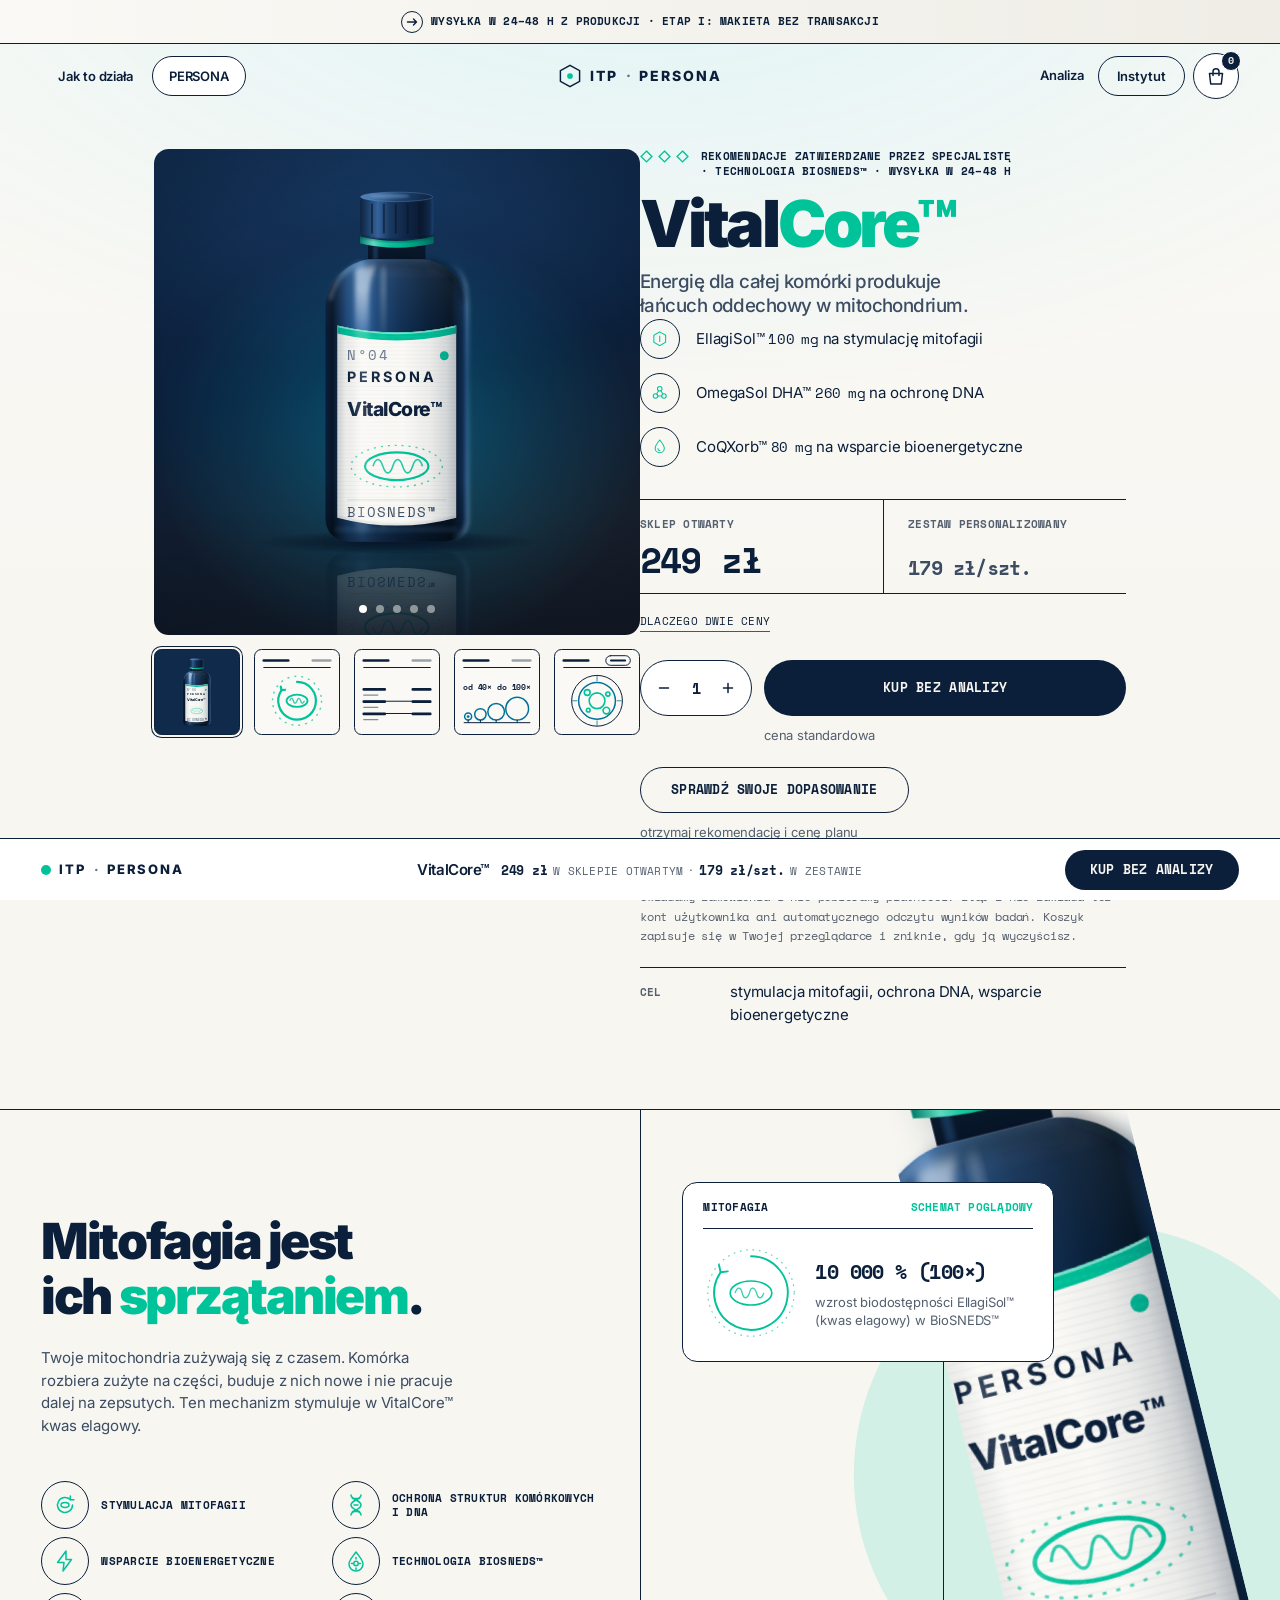
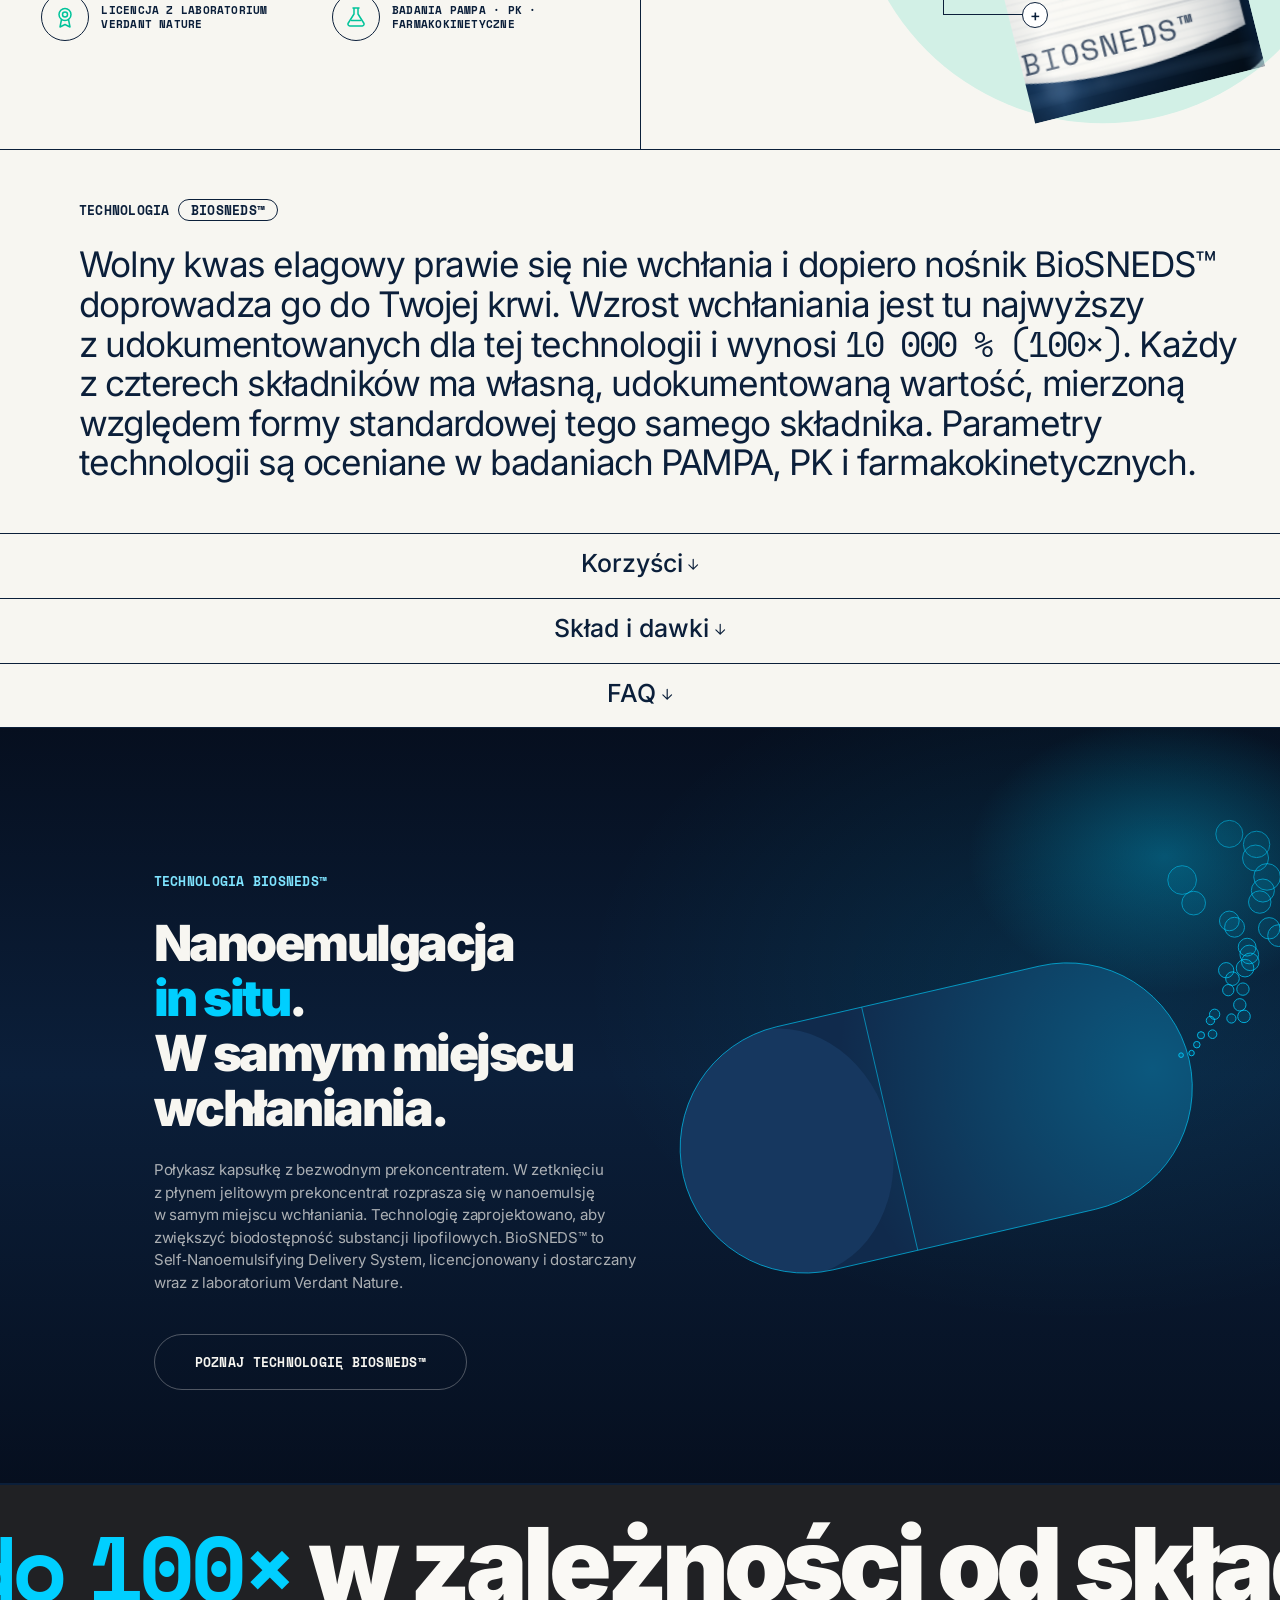
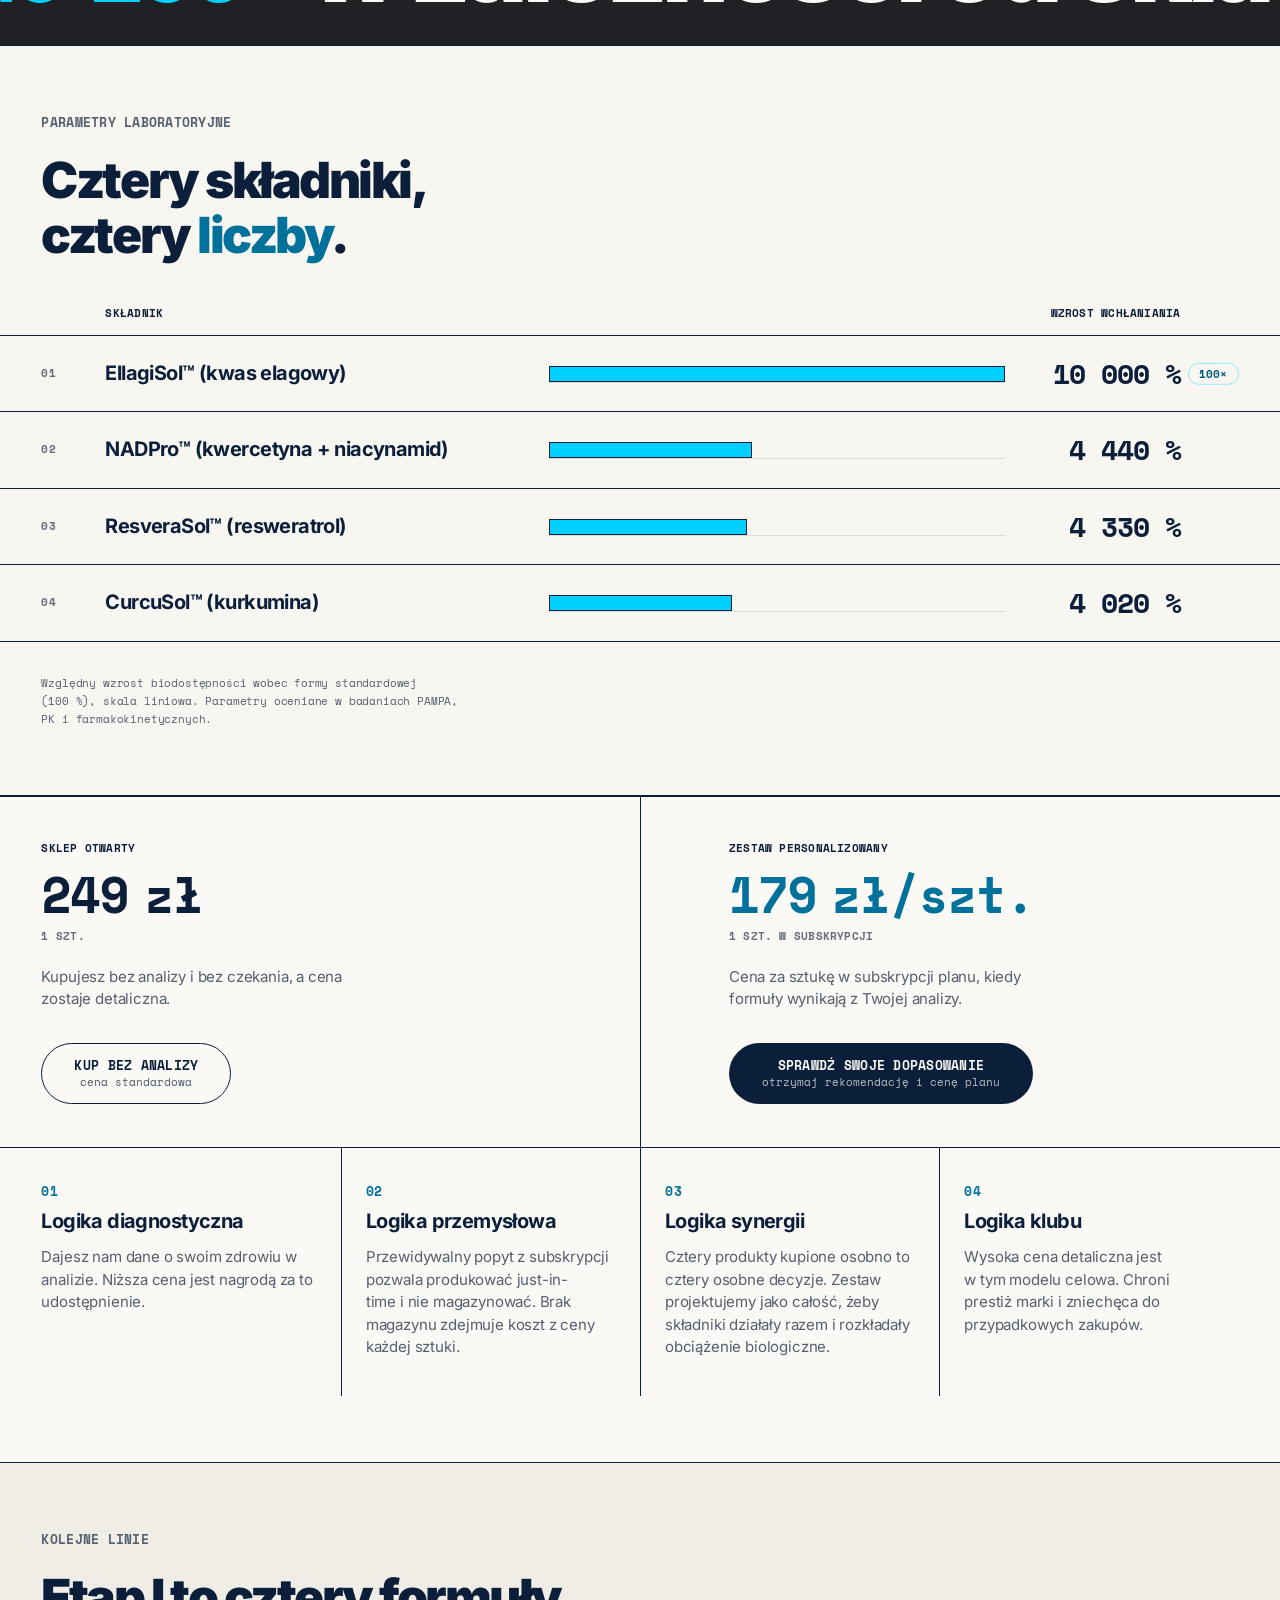
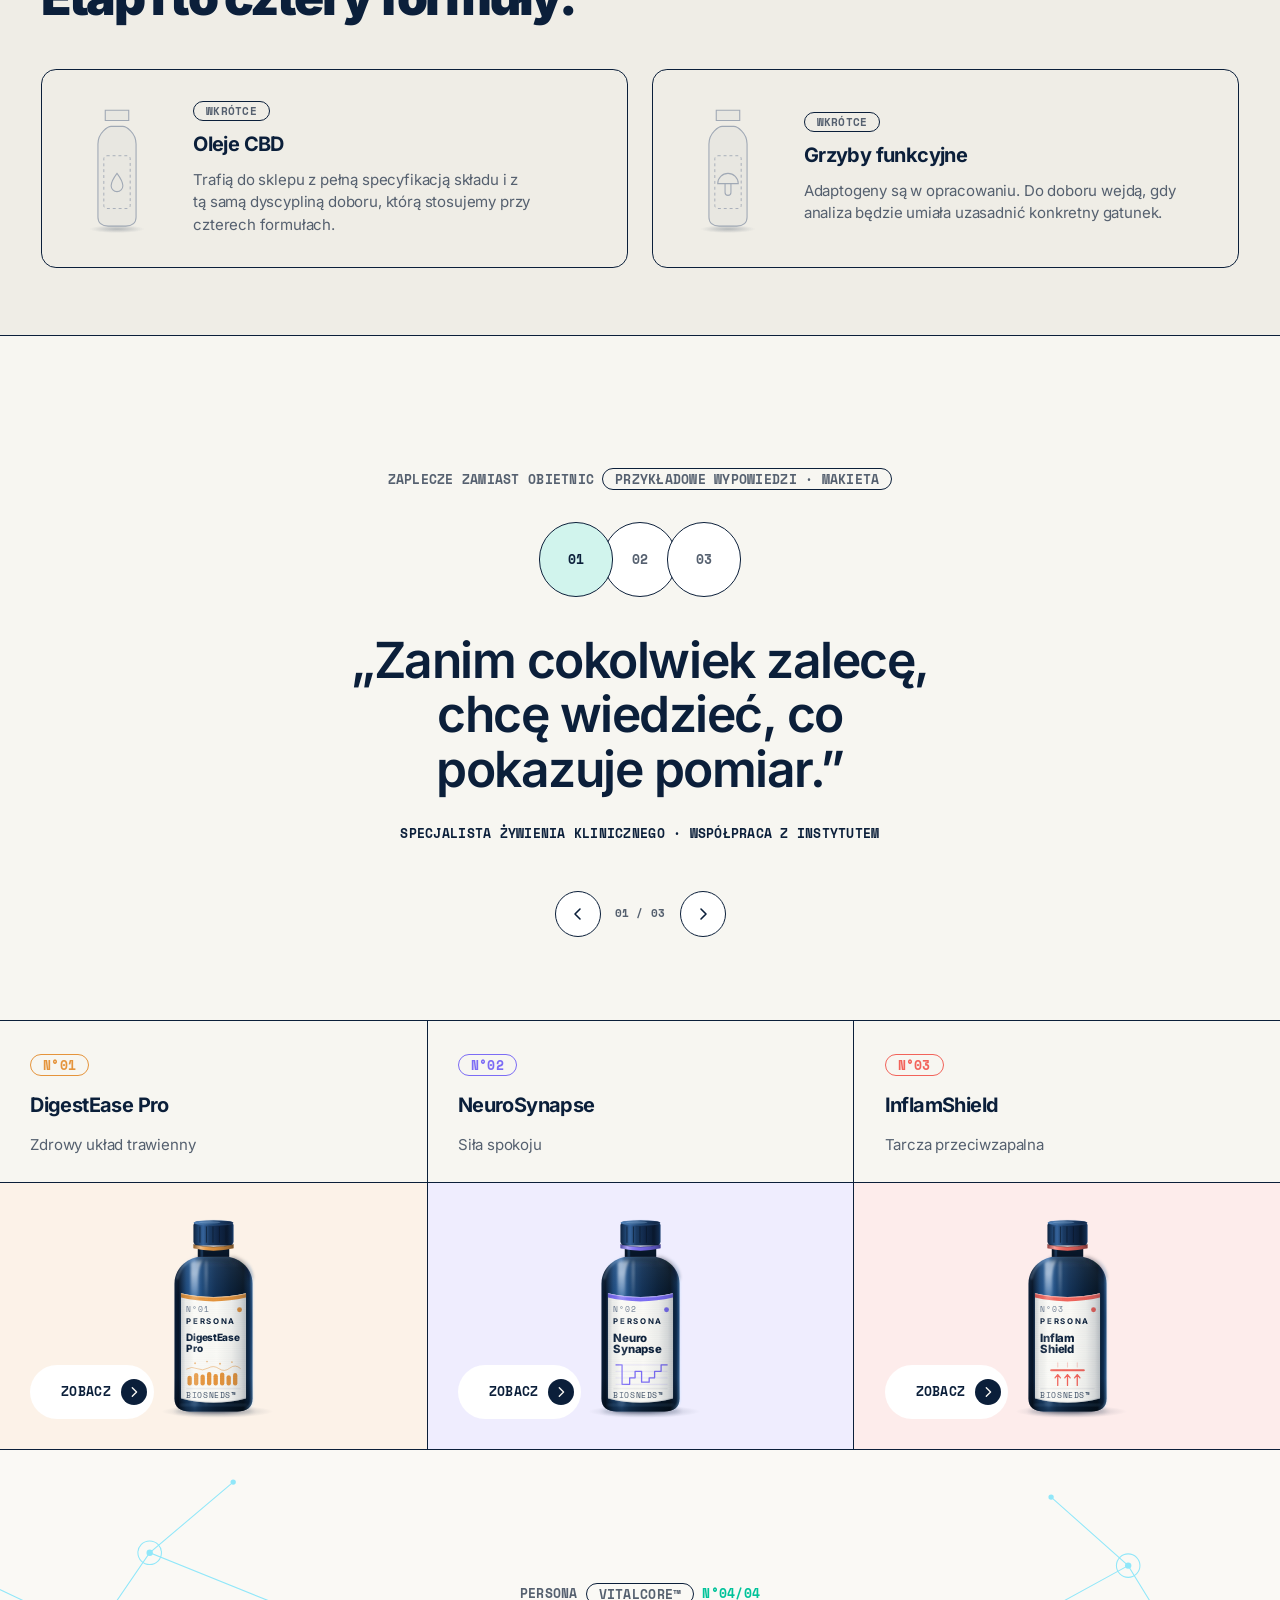
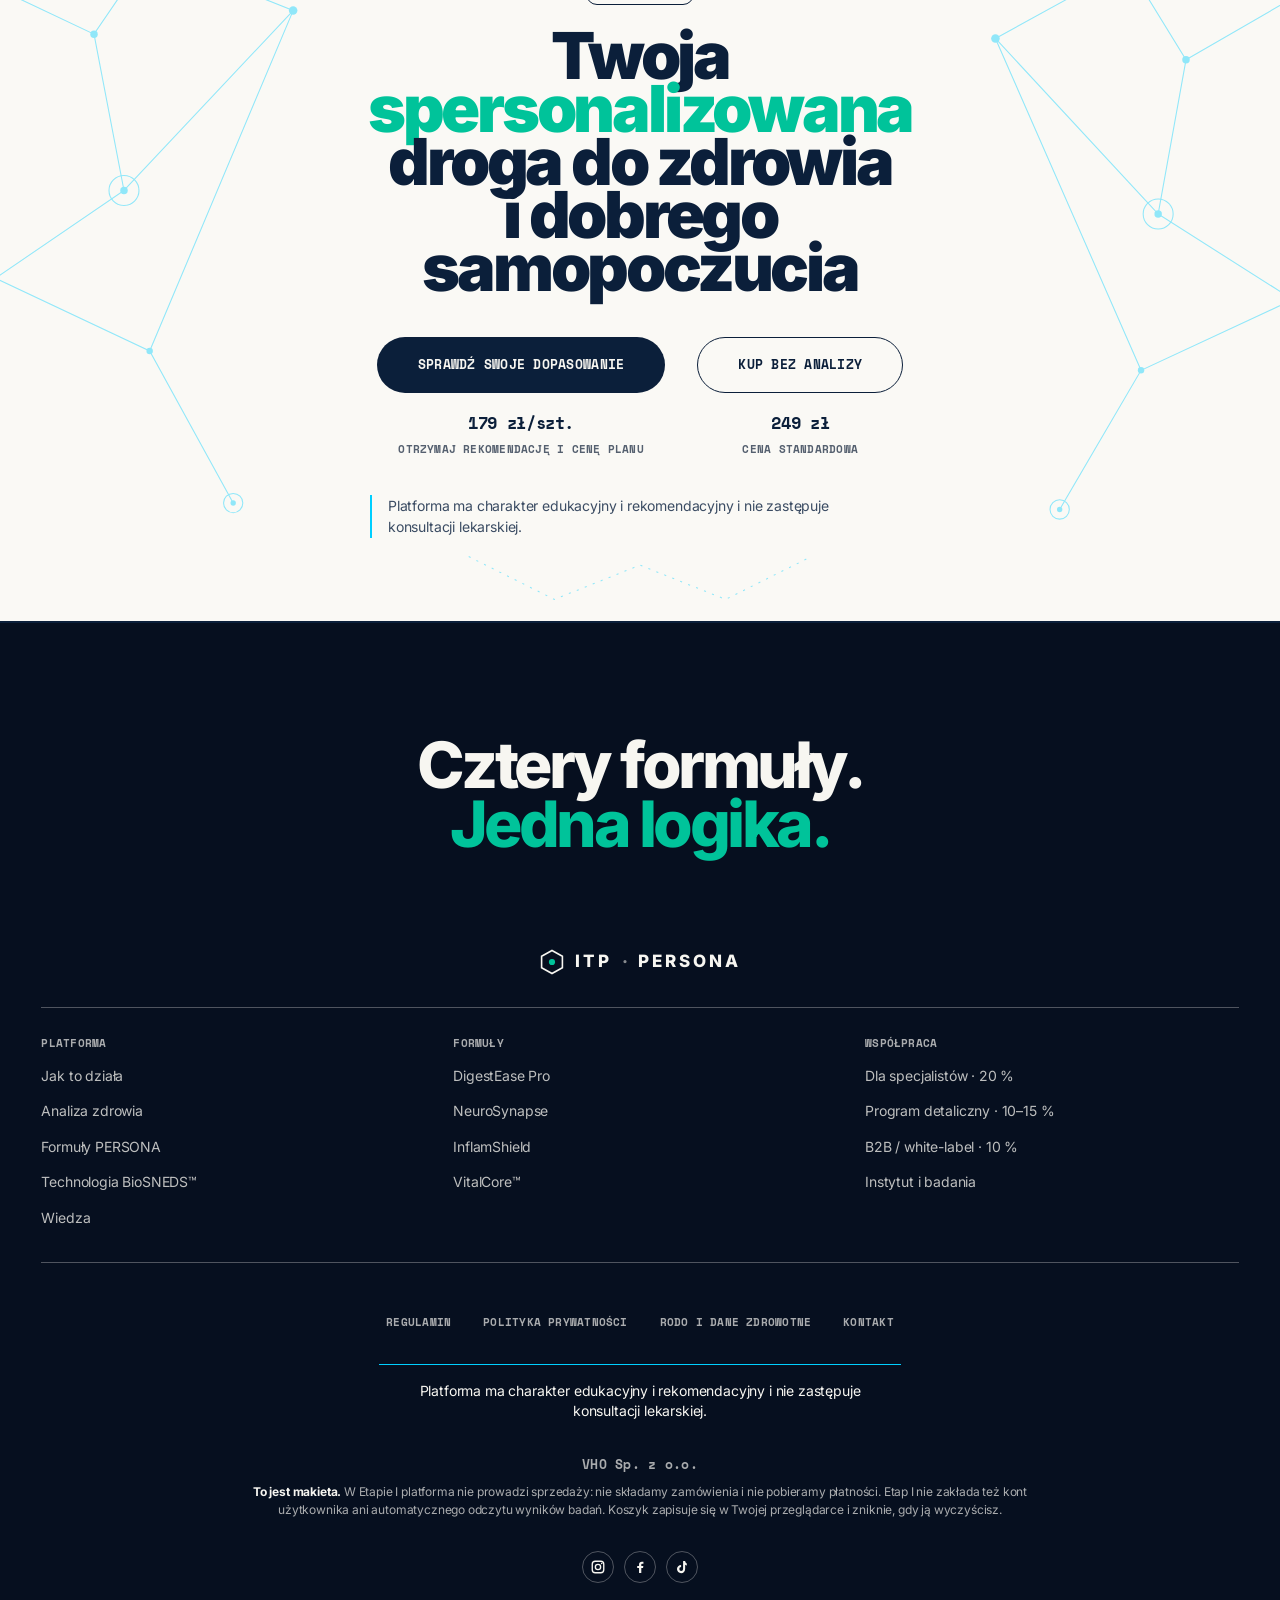
<file: mockups/persona-vitalcore.html>
<!-- GENERATED by scripts/assemble_pdp.py from mockups/parts/*.html and
     scripts/pdp_data.py. Do not hand-edit: edit the part or the data. -->
<!doctype html>
<html lang="pl">
<head>
<meta charset="utf-8">
<meta name="viewport" content="width=device-width, initial-scale=1">
<title>VitalCore™ · długowieczność i energia komórkowa | PERSONA · ITP</title>
<meta name="description" content="VitalCore™: CoQXorb™ 80 mg, OmegaSol DHA™ 260 mg i EllagiSol™ 100 mg w technologii BioSNEDS™. 249 zł w sklepie otwartym, 179 zł/szt. w zestawie personalizowanym.">
<link rel="stylesheet" href="../styles/tokens.css">
<link rel="stylesheet" href="../styles/pdp-core.css">
<link rel="stylesheet" href="../styles/pdp-chrome.css">
<link rel="stylesheet" href="../styles/pdp-buybox.css">
<link rel="stylesheet" href="../styles/pdp-story.css">
<link rel="stylesheet" href="../styles/pdp-statement.css">
<link rel="stylesheet" href="../styles/pdp-accordion.css">
<link rel="stylesheet" href="../styles/pdp-tech.css">
<link rel="stylesheet" href="../styles/pdp-social.css">
<link rel="stylesheet" href="../styles/pdp-index.css">
<script>
/* Hidden tab (headless capture): CSS transitions may never fire, so
   scroll-reveal end states are written synchronously, without animation. */
if (document.visibilityState === 'hidden') {
  var itpRevealFix = document.createElement('style');
  itpRevealFix.textContent =
    '[data-itp-reveal]{opacity:1 !important;transform:none !important;transition:none !important}';
  document.head.appendChild(itpRevealFix);
}
</script>
</head>
<body class="pdp" style="--fc: var(--f4-vital)">
<a class="skip-link" href="#main">Przejdź do treści</a>
<!-- PERSONA packshot defs. Source of truth. Inlined into every generated PDP by scripts/assemble_pdp.py. -->
  <!-- =================================================== PACKSHOT DEFS -->
  <svg width="0" height="0" style="position:absolute" aria-hidden="true" focusable="false">
    <defs>
      <!-- Światło wspólne dla wszystkich butelek: klucz z lewej-górnej,
           rim z prawej, cień z półcieniem. Tekstom na etykiecie zapisano
           rozmiary ≥12 px w przestrzeni 520×760 (2× dawnej siatki). -->
      <filter id="pkB1" x="-30%" y="-30%" width="160%" height="160%"><feGaussianBlur stdDeviation="2.2"/></filter>
      <filter id="pkB2" x="-40%" y="-40%" width="180%" height="180%"><feGaussianBlur stdDeviation="4.4"/></filter>
      <filter id="pkB4" x="-60%" y="-60%" width="220%" height="220%"><feGaussianBlur stdDeviation="8"/></filter>

      <linearGradient id="pkGlass" gradientUnits="userSpaceOnUse" x1="116" y1="0" x2="404" y2="0">
        <stop offset="0" stop-color="#0A1E38"/>
        <stop offset=".05" stop-color="#071528"/>
        <stop offset=".15" stop-color="#1D4879"/>
        <stop offset=".26" stop-color="#2F66A4"/>
        <stop offset=".36" stop-color="#1E4979"/>
        <stop offset=".52" stop-color="#123156"/>
        <stop offset=".72" stop-color="#0A2039"/>
        <stop offset=".88" stop-color="#071626"/>
        <stop offset=".96" stop-color="#0D2A4C"/>
        <stop offset="1" stop-color="#17416F"/>
      </linearGradient>
      <linearGradient id="pkGlassV" gradientUnits="userSpaceOnUse" x1="0" y1="162" x2="0" y2="732">
        <stop offset="0" stop-color="#D7E9FB" stop-opacity=".18"/>
        <stop offset=".07" stop-color="#FFFFFF" stop-opacity=".05"/>
        <stop offset=".25" stop-color="#FFFFFF" stop-opacity="0"/>
        <stop offset=".78" stop-color="#000509" stop-opacity="0"/>
        <stop offset=".9" stop-color="#01080F" stop-opacity=".26"/>
        <stop offset="1" stop-color="#000509" stop-opacity=".5"/>
      </linearGradient>
      <linearGradient id="pkCapX" gradientUnits="userSpaceOnUse" x1="186" y1="0" x2="334" y2="0">
        <stop offset="0" stop-color="#0F2440"/>
        <stop offset=".1" stop-color="#1B3D66"/>
        <stop offset=".24" stop-color="#35639B"/>
        <stop offset=".4" stop-color="#1A3A62"/>
        <stop offset=".62" stop-color="#102647"/>
        <stop offset=".85" stop-color="#0A1A31"/>
        <stop offset=".95" stop-color="#11294A"/>
        <stop offset="1" stop-color="#1B4070"/>
      </linearGradient>
      <linearGradient id="pkCapTop" gradientUnits="userSpaceOnUse" x1="206" y1="26" x2="316" y2="46">
        <stop offset="0" stop-color="#4C7CB2"/>
        <stop offset=".5" stop-color="#1E4573"/>
        <stop offset="1" stop-color="#12294A"/>
      </linearGradient>
      <linearGradient id="pkBandShade" gradientUnits="userSpaceOnUse" x1="186" y1="0" x2="334" y2="0">
        <stop offset="0" stop-color="#04101F" stop-opacity=".4"/>
        <stop offset=".18" stop-color="#FFFFFF" stop-opacity=".38"/>
        <stop offset=".3" stop-color="#FFFFFF" stop-opacity=".12"/>
        <stop offset=".55" stop-color="#04101F" stop-opacity=".06"/>
        <stop offset=".85" stop-color="#04101F" stop-opacity=".3"/>
        <stop offset="1" stop-color="#04101F" stop-opacity=".5"/>
      </linearGradient>
      <linearGradient id="pkWrap" gradientUnits="userSpaceOnUse" x1="140" y1="0" x2="380" y2="0">
        <stop offset="0" stop-color="#0B1F3A" stop-opacity=".2"/>
        <stop offset=".07" stop-color="#0B1F3A" stop-opacity=".06"/>
        <stop offset=".2" stop-color="#FFFFFF" stop-opacity=".09"/>
        <stop offset=".35" stop-color="#FFFFFF" stop-opacity=".02"/>
        <stop offset=".55" stop-color="#0B1F3A" stop-opacity="0"/>
        <stop offset=".78" stop-color="#0B1F3A" stop-opacity=".06"/>
        <stop offset=".92" stop-color="#0B1F3A" stop-opacity=".16"/>
        <stop offset="1" stop-color="#0B1F3A" stop-opacity=".28"/>
      </linearGradient>
      <linearGradient id="pkSpecV" gradientUnits="userSpaceOnUse" x1="0" y1="168" x2="0" y2="724">
        <stop offset="0" stop-color="#FFFFFF" stop-opacity="0"/>
        <stop offset=".03" stop-color="#FFFFFF" stop-opacity=".5"/>
        <stop offset=".1" stop-color="#FFFFFF" stop-opacity=".55"/>
        <stop offset=".2" stop-color="#FFFFFF" stop-opacity=".3"/>
        <stop offset=".26" stop-color="#FFFFFF" stop-opacity=".12"/>
        <stop offset=".5" stop-color="#FFFFFF" stop-opacity=".07"/>
        <stop offset=".85" stop-color="#FFFFFF" stop-opacity=".06"/>
        <stop offset=".93" stop-color="#FFFFFF" stop-opacity=".16"/>
        <stop offset="1" stop-color="#FFFFFF" stop-opacity="0"/>
      </linearGradient>
      <linearGradient id="pkRim" gradientUnits="userSpaceOnUse" x1="0" y1="168" x2="0" y2="728">
        <stop offset="0" stop-color="#9ED2FF" stop-opacity="0"/>
        <stop offset=".08" stop-color="#9ED2FF" stop-opacity=".55"/>
        <stop offset=".4" stop-color="#7FB4E8" stop-opacity=".3"/>
        <stop offset=".8" stop-color="#9ED2FF" stop-opacity=".45"/>
        <stop offset=".97" stop-color="#9ED2FF" stop-opacity=".55"/>
        <stop offset="1" stop-color="#9ED2FF" stop-opacity="0"/>
      </linearGradient>
      <radialGradient id="pkShadowOut" cx=".5" cy=".5" r=".5">
        <stop offset="0" stop-color="#0B1F3A" stop-opacity=".32"/>
        <stop offset=".5" stop-color="#0B1F3A" stop-opacity=".16"/>
        <stop offset=".78" stop-color="#0B1F3A" stop-opacity=".06"/>
        <stop offset="1" stop-color="#0B1F3A" stop-opacity="0"/>
      </radialGradient>
      <pattern id="pkPaper" width="8" height="8" patternUnits="userSpaceOnUse">
        <rect x="0" y="2" width="8" height="2" fill="rgba(11,31,58,.03)"/>
        <rect x="4" y="6" width="4" height="2" fill="rgba(255,255,255,.05)"/>
      </pattern>

      <!-- Cień rzucany: szeroki półcień + jądro, lekko przesunięte w prawo -->
      <g id="pk-shadow">
        <ellipse cx="274" cy="732" rx="206" ry="23" fill="url(#pkShadowOut)"/>
        <ellipse cx="262" cy="730" rx="144" ry="13" fill="#0B1F3A" opacity=".2" filter="url(#pkB4)"/>
        <ellipse cx="258" cy="729" rx="96" ry="8" fill="#071527" opacity=".3" filter="url(#pkB2)"/>
      </g>

      <!-- Nakrętka: matowe tworzywo, szeroki miękki blik, glint na krawędzi -->
      <g id="pk-cap">
        <rect x="186" y="30" width="148" height="90" rx="16" fill="url(#pkCapX)"/>
        <path d="M210 50v60M234 50v60M258 50v60M282 50v60M306 50v60" stroke="#081527" stroke-width="4" opacity=".6"/>
        <path d="M222 50v60" stroke="#4E79AC" stroke-width="2.8" opacity=".5" filter="url(#pkB1)"/>
        <path d="M329 52v56" stroke="#3E6796" stroke-width="3.2" opacity=".5" filter="url(#pkB1)"/>
        <ellipse cx="260" cy="36" rx="73" ry="9.5" fill="url(#pkCapTop)"/>
        <ellipse cx="260" cy="36" rx="73" ry="9.5" fill="none" stroke="#6E9CCF" stroke-width="1.5" opacity=".45"/>
        <ellipse cx="246" cy="34.5" rx="40" ry="4.6" fill="#A9CDF2" opacity=".3" filter="url(#pkB1)"/>
      </g>

      <!-- Szyjka (ciemne tło pod banderolą) -->
      <g id="pk-neck">
        <rect x="202" y="126" width="116" height="36" fill="#081729"/>
        <rect x="212" y="126" width="10" height="36" fill="#28517F" opacity=".5" filter="url(#pkB1)"/>
      </g>
      <!-- Cieniowanie banderoli: rysowane nad kolorem, łuk perspektywy -->
      <g id="pk-bandshade">
        <path d="M186 116 Q260 134 334 116 L334 130 Q260 148 186 130 Z" fill="url(#pkBandShade)"/>
        <path d="M186 116 Q260 134 334 116" fill="none" stroke="#04101F" stroke-width="5" opacity=".35" filter="url(#pkB1)"/>
      </g>

      <!-- Korpus: gradient walca + modulacja pionowa + cień barku -->
      <g id="pk-body">
        <path d="M116 260 C116 196 176 162 208 162 H312 C344 162 404 196 404 260 V684 C404 718 380 732 348 732 H172 C140 732 116 718 116 684 Z" fill="url(#pkGlass)"/>
        <path d="M116 260 C116 196 176 162 208 162 H312 C344 162 404 196 404 260 V684 C404 718 380 732 348 732 H172 C140 732 116 718 116 684 Z" fill="url(#pkGlassV)"/>
        <path d="M192 168 C240 156 296 158 332 170 L320 192 C280 180 232 180 200 190 Z" fill="#03101F" opacity=".3" filter="url(#pkB4)"/>
        <path d="M126 244 C132 204 160 178 192 168" fill="none" stroke="#A9CDF2" stroke-width="4.8" opacity=".5" filter="url(#pkB2)"/>
        <path d="M328 168 C364 180 392 204 396 244" fill="none" stroke="#020B16" stroke-width="12" opacity=".5" filter="url(#pkB4)"/>
      </g>

      <!-- Warstwa połysku nad etykietą: papier, owinięcie, blik, rim, odbicie -->
      <g id="pk-gloss">
        <path d="M140 296 Q260 324 380 296 L380 684 Q260 716 140 684 Z" fill="url(#pkPaper)"/>
        <path d="M140 296 Q260 324 380 296 L380 684 Q260 716 140 684 Z" fill="url(#pkWrap)"/>
        <path d="M142 298 Q260 326 378 298" fill="none" stroke="#FFFFFF" stroke-width="2.6" opacity=".5"/>
        <path d="M140 682 Q260 714 380 682" fill="none" stroke="#0B1F3A" stroke-width="4" opacity=".14" filter="url(#pkB1)"/>
        <path d="M176 184 C184 174 196 168 208 168 L224 168 C210 188 204 212 204 248 L204 700 C204 710 200 716 192 718 L182 718 C178 714 176 706 176 696 Z" fill="url(#pkSpecV)" filter="url(#pkB2)"/>
        <rect x="228" y="172" width="10" height="540" rx="5" fill="url(#pkSpecV)" opacity=".45" filter="url(#pkB2)"/>
        <path d="M368 170 C392 184 402 208 403 252 L403 684 C403 704 394 718 378 724" fill="none" stroke="url(#pkRim)" stroke-width="5.2" stroke-linecap="round" filter="url(#pkB2)"/>
        <path d="M117.5 272 L117.5 680" stroke="#7FA9D8" stroke-width="2.8" opacity=".3" filter="url(#pkB1)"/>
        <rect x="136" y="704" width="248" height="8" rx="4" fill="#7FB0DF" opacity=".15" filter="url(#pkB2)"/>
      </g>

      <!-- 01 · DigestEase Pro -->
      <symbol id="pack-f1" viewBox="0 0 520 760">
        <use href="#pk-shadow"/>
        <use href="#pk-cap"/>
        <use href="#pk-neck"/>
        <path d="M186 116 Q260 134 334 116 L334 130 Q260 148 186 130 Z" fill="var(--f1-digest)"/>
        <use href="#pk-bandshade"/>
        <use href="#pk-body"/>
        <path d="M140 296 Q260 324 380 296 L380 684 Q260 716 140 684 Z" fill="#FAF9F5"/>
        <path d="M140 296 Q260 324 380 296 L380 312 Q260 340 140 312 Z" fill="var(--f1-digest)"/>
        <text x="160" y="366" font-family="Space Mono, monospace" font-size="29" letter-spacing="3" fill="#64748B">N°01</text>
        <circle cx="356" cy="357" r="9" fill="var(--f1-digest)"/>
        <text x="160" y="410" font-family="Inter, sans-serif" font-weight="700" font-size="29" letter-spacing="6" fill="#0B1F3A">PERSONA</text>
        <text x="160" y="472" font-family="Inter, sans-serif" font-weight="800" font-size="37" letter-spacing="-1" fill="#0B1F3A">DigestEase</text>
        <text x="160" y="512" font-family="Inter, sans-serif" font-weight="800" font-size="37" letter-spacing="-1" fill="#0B1F3A">Pro</text>
        <g fill="var(--f1-digest)" opacity=".65">
          <circle cx="192" cy="554" r="3.6"/><circle cx="236" cy="548" r="3"/>
          <circle cx="284" cy="556" r="3.6"/><circle cx="328" cy="550" r="3"/>
        </g>
        <path d="M160 576 Q180 564 200 574 T240 572 T280 574 T320 572 T360 574"
              fill="none" stroke="var(--f1-digest)" stroke-width="3.2" opacity=".55"/>
        <g fill="var(--f1-digest)">
          <rect x="164" y="600" width="16" height="36" rx="8"/>
          <rect x="188" y="590" width="16" height="46" rx="8"/>
          <rect x="212" y="596" width="16" height="40" rx="8"/>
          <rect x="236" y="586" width="16" height="50" rx="8"/>
          <rect x="260" y="594" width="16" height="42" rx="8"/>
          <rect x="284" y="588" width="16" height="48" rx="8"/>
          <rect x="308" y="598" width="16" height="38" rx="8"/>
          <rect x="332" y="590" width="16" height="46" rx="8"/>
        </g>
        <line x1="160" y1="648" x2="360" y2="648" stroke="rgba(11,31,58,.14)" stroke-width="2"/>
        <text x="160" y="682" font-family="Space Mono, monospace" font-size="29" letter-spacing="2" fill="#3B4C63">BIOSNEDS™</text>
        <use href="#pk-gloss"/>
      </symbol>

      <!-- 02 · NeuroSynapse -->
      <symbol id="pack-f2" viewBox="0 0 520 760">
        <use href="#pk-shadow"/>
        <use href="#pk-cap"/>
        <use href="#pk-neck"/>
        <path d="M186 116 Q260 134 334 116 L334 130 Q260 148 186 130 Z" fill="var(--f2-neuro)"/>
        <use href="#pk-bandshade"/>
        <use href="#pk-body"/>
        <path d="M140 296 Q260 324 380 296 L380 684 Q260 716 140 684 Z" fill="#FAF9F5"/>
        <path d="M140 296 Q260 324 380 296 L380 312 Q260 340 140 312 Z" fill="var(--f2-neuro)"/>
        <text x="160" y="366" font-family="Space Mono, monospace" font-size="29" letter-spacing="3" fill="#64748B">N°02</text>
        <circle cx="356" cy="357" r="9" fill="var(--f2-neuro)"/>
        <text x="160" y="410" font-family="Inter, sans-serif" font-weight="700" font-size="29" letter-spacing="6" fill="#0B1F3A">PERSONA</text>
        <text x="160" y="474" font-family="Inter, sans-serif" font-weight="800" font-size="42" letter-spacing="-1" fill="#0B1F3A">Neuro</text>
        <text x="160" y="518" font-family="Inter, sans-serif" font-weight="800" font-size="42" letter-spacing="-1" fill="#0B1F3A">Synapse</text>
        <g stroke="var(--f2-neuro)" stroke-width="2" opacity=".28">
          <path d="M168 560H360M168 584H360M168 608H360M168 632H360"/>
        </g>
        <path d="M168 560 H192 V632 H220 V608 H240 V584 H264 V624 H292 V608 H312 V584 H336 V560 H360"
              fill="none" stroke="var(--f2-neuro)" stroke-width="4.8" stroke-linejoin="round"/>
        <line x1="160" y1="648" x2="360" y2="648" stroke="rgba(11,31,58,.14)" stroke-width="2"/>
        <text x="160" y="682" font-family="Space Mono, monospace" font-size="29" letter-spacing="2" fill="#3B4C63">BIOSNEDS™</text>
        <use href="#pk-gloss"/>
      </symbol>

      <!-- 03 · InflamShield -->
      <symbol id="pack-f3" viewBox="0 0 520 760">
        <use href="#pk-shadow"/>
        <use href="#pk-cap"/>
        <use href="#pk-neck"/>
        <path d="M186 116 Q260 134 334 116 L334 130 Q260 148 186 130 Z" fill="var(--f3-inflam)"/>
        <use href="#pk-bandshade"/>
        <use href="#pk-body"/>
        <path d="M140 296 Q260 324 380 296 L380 684 Q260 716 140 684 Z" fill="#FAF9F5"/>
        <path d="M140 296 Q260 324 380 296 L380 312 Q260 340 140 312 Z" fill="var(--f3-inflam)"/>
        <text x="160" y="366" font-family="Space Mono, monospace" font-size="29" letter-spacing="3" fill="#64748B">N°03</text>
        <circle cx="356" cy="357" r="9" fill="var(--f3-inflam)"/>
        <text x="160" y="410" font-family="Inter, sans-serif" font-weight="700" font-size="29" letter-spacing="6" fill="#0B1F3A">PERSONA</text>
        <text x="160" y="474" font-family="Inter, sans-serif" font-weight="800" font-size="42" letter-spacing="-1" fill="#0B1F3A">Inflam</text>
        <text x="160" y="518" font-family="Inter, sans-serif" font-weight="800" font-size="42" letter-spacing="-1" fill="#0B1F3A">Shield</text>
        <g opacity=".3" stroke="var(--f3-inflam)" stroke-width="4" stroke-linecap="round" fill="none">
          <path d="M224 568v-16M260 568v-16M296 568v-16"/>
        </g>
        <rect x="196" y="576" width="128" height="8" rx="4" fill="var(--f3-inflam)"/>
        <g stroke="var(--f3-inflam)" stroke-width="4.8" stroke-linecap="round" stroke-linejoin="round" fill="none">
          <path d="M224 636v-40M224 596l-10 12M224 596l10 12"/>
          <path d="M260 636v-40M260 596l-10 12M260 596l10 12"/>
          <path d="M296 636v-40M296 596l-10 12M296 596l10 12"/>
        </g>
        <line x1="160" y1="648" x2="360" y2="648" stroke="rgba(11,31,58,.14)" stroke-width="2"/>
        <text x="160" y="682" font-family="Space Mono, monospace" font-size="29" letter-spacing="2" fill="#3B4C63">BIOSNEDS™</text>
        <use href="#pk-gloss"/>
      </symbol>

      <!-- 04 · VitalCore™ -->
      <symbol id="pack-f4" viewBox="0 0 520 760">
        <use href="#pk-shadow"/>
        <use href="#pk-cap"/>
        <use href="#pk-neck"/>
        <path d="M186 116 Q260 134 334 116 L334 130 Q260 148 186 130 Z" fill="var(--f4-vital)"/>
        <use href="#pk-bandshade"/>
        <use href="#pk-body"/>
        <path d="M140 296 Q260 324 380 296 L380 684 Q260 716 140 684 Z" fill="#FAF9F5"/>
        <path d="M140 296 Q260 324 380 296 L380 312 Q260 340 140 312 Z" fill="var(--f4-vital)"/>
        <text x="160" y="366" font-family="Space Mono, monospace" font-size="29" letter-spacing="3" fill="#64748B">N°04</text>
        <circle cx="356" cy="357" r="9" fill="var(--f4-vital)"/>
        <text x="160" y="410" font-family="Inter, sans-serif" font-weight="700" font-size="29" letter-spacing="6" fill="#0B1F3A">PERSONA</text>
        <text x="160" y="478" font-family="Inter, sans-serif" font-weight="800" font-size="39" letter-spacing="-1" fill="#0B1F3A">VitalCore™</text>
        <ellipse cx="260" cy="580" rx="92" ry="42" fill="none" stroke="var(--f4-vital)"
                 stroke-width="2.8" stroke-dasharray="4 10" opacity=".7"/>
        <ellipse cx="260" cy="580" rx="64" ry="28" fill="none" stroke="var(--f4-vital)" stroke-width="4.4"/>
        <path d="M212 580 c6 -18 14 -18 20 0 c6 18 14 18 20 0 c6 -18 14 -18 20 0 c6 18 14 18 20 0 c6 -18 14 -18 20 0"
              fill="none" stroke="var(--f4-vital)" stroke-width="3.2" opacity=".85"/>
        <line x1="160" y1="648" x2="360" y2="648" stroke="rgba(11,31,58,.14)" stroke-width="2"/>
        <text x="160" y="682" font-family="Space Mono, monospace" font-size="29" letter-spacing="2" fill="#3B4C63">BIOSNEDS™</text>
        <use href="#pk-gloss"/>
      </symbol>

      <!-- Mała butelka bez liter: pole koloru + znak (scena hero) -->
      <symbol id="pack-mini" viewBox="0 0 520 760">
        <use href="#pk-shadow"/>
        <use href="#pk-cap"/>
        <use href="#pk-neck"/>
        <path d="M186 116 Q260 134 334 116 L334 130 Q260 148 186 130 Z" fill="var(--fc, #8A96A8)"/>
        <use href="#pk-bandshade"/>
        <use href="#pk-body"/>
        <path d="M140 296 Q260 324 380 296 L380 684 Q260 716 140 684 Z" fill="#FAF9F5"/>
        <path d="M140 296 Q260 324 380 296 L380 312 Q260 340 140 312 Z" fill="var(--fc, #8A96A8)"/>
        <circle cx="260" cy="450" r="44" fill="var(--fc, #8A96A8)"/>
        <path d="M196 560 Q260 574 324 560" fill="none" stroke="var(--fc, #8A96A8)"
              stroke-width="7" stroke-linecap="round" opacity=".55"/>
        <line x1="180" y1="628" x2="340" y2="628" stroke="rgba(11,31,58,.14)" stroke-width="3"/>
        <use href="#pk-gloss"/>
      </symbol>

      <!-- Wkrótce · sylwetki — stoją w tym samym świetle (miękki cień) -->
      <symbol id="pack-soon-oil" viewBox="0 0 120 186">
        <ellipse cx="60" cy="176" rx="38" ry="5.5" fill="url(#pkShadowOut)"/>
        <path d="M44 14h32v14H44z M34 60 C34 44 48 36 52 36 H68 C72 36 86 44 86 60 V160 C86 168 80 172 72 172 H48 C40 172 34 168 34 160 Z"
              fill="rgba(11,31,58,.04)" stroke="#8A96A8" stroke-width="1.5"/>
        <rect x="42" y="76" width="36" height="72" rx="4" fill="none" stroke="#8A96A8" stroke-width="1.2" stroke-dasharray="4 4"/>
        <path d="M60 100 C66 108 68 112 68 117 A8 8 0 0 1 52 117 C52 112 54 108 60 100 Z"
              fill="none" stroke="#8A96A8" stroke-width="1.5"/>
      </symbol>
      <symbol id="pack-soon-mush" viewBox="0 0 120 186">
        <ellipse cx="60" cy="176" rx="38" ry="5.5" fill="url(#pkShadowOut)"/>
        <path d="M44 14h32v14H44z M34 60 C34 44 48 36 52 36 H68 C72 36 86 44 86 60 V160 C86 168 80 172 72 172 H48 C40 172 34 168 34 160 Z"
              fill="rgba(11,31,58,.04)" stroke="#8A96A8" stroke-width="1.5"/>
        <rect x="42" y="76" width="36" height="72" rx="4" fill="none" stroke="#8A96A8" stroke-width="1.2" stroke-dasharray="4 4"/>
        <path d="M46 114 A14 14 0 0 1 74 114 Z" fill="none" stroke="#8A96A8" stroke-width="1.5"/>
        <path d="M56 114 v12 a4 4 0 0 0 8 0 v-12" fill="none" stroke="#8A96A8" stroke-width="1.5"/>
      </symbol>
    </defs>
  </svg>


<!-- ================================================== CHROME · HEAD
     Promo band, floating pill navigation, mobile menu panel, and the
     opening of <main>. Owner: chrome. Hooks: #itp-menu-panel and
     [data-itp-menu-toggle] are read by scripts/chrome.js unchanged. -->
<div class="pdp-chrome">

  <p class="pdp-chrome__promo t-micro--sm">
    <svg class="pdp-chrome__promo-glyph" width="22" height="22" viewBox="0 0 22 22" aria-hidden="true">
      <circle cx="11" cy="11" r="10.5" fill="none" stroke="currentColor" stroke-width="1"/>
      <path d="M6.5 11h9M12.5 8l3 3-3 3" fill="none" stroke="currentColor" stroke-width="1.4" stroke-linecap="round" stroke-linejoin="round"/>
    </svg>
    <span>Wysyłka w&nbsp;<span class="mono">24–48 h</span> z&nbsp;produkcji · Etap I: makieta bez transakcji</span>
  </p>

  <header class="pdp-chrome__head">
    <div class="pdp-c pdp-chrome__row">

      <button class="pdp-chrome__burger" type="button"
              data-itp-menu-toggle
              aria-expanded="false"
              aria-controls="itp-menu-panel"
              aria-label="Otwórz menu"
              data-label-open="Otwórz menu"
              data-label-close="Zamknij menu">
        <svg width="18" height="12" viewBox="0 0 18 12" aria-hidden="true">
          <path d="M0 1h18M0 6h18M0 11h18" stroke="currentColor" stroke-width="1.6"/>
        </svg>
      </button>

      <!-- The nav source is emitted twice so the mobile sheet keeps the full
           directory. Desktop CSS exposes only the two quiet utility links on
           the left and leaves the remaining routes in the sheet/footer. -->
      <nav class="pdp-chrome__nav" aria-label="Główna nawigacja">
        <a class="pdp-chrome__pill" data-nav-i="0" href="hero.html#jak-to-dziala">Jak to działa</a><a class="pdp-chrome__pill" data-nav-i="1" href="product.html">PERSONA</a><a class="pdp-chrome__pill" data-nav-i="2" href="biosneds.html">BioSNEDS™</a><a class="pdp-chrome__pill" data-nav-i="3" href="blog.html">Wiedza</a><a class="pdp-chrome__pill" data-nav-i="4" href="affiliate.html">Program poleceń</a>
      </nav>

      <a class="pdp-chrome__mark" href="hero.html" aria-label="ITP · PERSONA, strona główna">
        <svg width="24" height="24" viewBox="0 0 26 26" aria-hidden="true">
          <path d="M13 1.5 23.4 7.25v11.5L13 24.5 2.6 18.75V7.25L13 1.5Z" fill="none" stroke="currentColor" stroke-width="1.6"/>
          <circle cx="13" cy="13" r="3.1" class="pdp-chrome__mark-dot"/>
        </svg>
        <span class="pdp-chrome__mark-itp">ITP</span>
        <span class="pdp-chrome__mark-sep" aria-hidden="true">·</span>
        <span class="pdp-chrome__mark-line">PERSONA</span>
      </a>

      <div class="pdp-chrome__cluster">
        <a class="pdp-chrome__text pdp-chrome__hide-m" data-nav-i="0" href="hero.html#jak-to-dziala">Jak to działa</a><a class="pdp-chrome__text pdp-chrome__hide-m" data-nav-i="1" href="product.html">PERSONA</a><a class="pdp-chrome__text pdp-chrome__hide-m" data-nav-i="2" href="biosneds.html">BioSNEDS™</a><a class="pdp-chrome__text pdp-chrome__hide-m" data-nav-i="3" href="blog.html">Wiedza</a><a class="pdp-chrome__text pdp-chrome__hide-m" data-nav-i="4" href="affiliate.html">Program poleceń</a>
        <a class="pdp-chrome__text pdp-chrome__hide-m" href="quiz.html">Analiza</a>
        <a class="pdp-chrome__pill pdp-chrome__pill--outline pdp-chrome__hide-m" href="hero.html#instytut">Instytut</a>
        <a class="pdp-chrome__cart" href="product.html" data-chrome-cart>
          <svg width="18" height="19" viewBox="0 0 18 19" fill="none" aria-hidden="true">
            <path d="M2.5 6.5h13l-1.2 10.5H3.7L2.5 6.5Z" stroke="currentColor" stroke-width="1.5" stroke-linejoin="round"/>
            <path d="M6 8.5V4.75a3 3 0 0 1 6 0V8.5" stroke="currentColor" stroke-width="1.5" stroke-linecap="round"/>
          </svg>
          <span class="visually-hidden">Koszyk, produktów:</span>
          <span class="pdp-chrome__badge mono" data-chrome-cart-count data-cart-count>0</span>
        </a>
      </div>

    </div>

    <div class="pdp-chrome__panel" id="itp-menu-panel">
      <div class="pdp-c pdp-chrome__panel-in">
        <a href="hero.html#jak-to-dziala">Jak to działa</a><a href="product.html">PERSONA</a><a href="biosneds.html">BioSNEDS™</a><a href="blog.html">Wiedza</a><a href="affiliate.html">Program poleceń</a>
        <a href="hero.html#instytut">Instytut</a>
        <a class="pdp-btn pdp-btn--solid pdp-btn--block" href="quiz.html">Sprawdź swoje dopasowanie</a>
      </div>
    </div>
  </header>

  <script>
  /* chrome: current-page pill and the live cart count. The count is the sum
     of quantities in localStorage 'itp-cart' (the product.html shape), and
     re-reads on the 'itp-cart-change' event dispatched by the buy box. */
  (function () {
    'use strict';
    var links = document.querySelectorAll('.pdp-chrome__nav a, .pdp-chrome__cluster a[data-nav-i]');
    for (var i = 0; i < links.length; i++) {
      if (/(^|\/)product\.html$/.test(links[i].getAttribute('href') || '')) {
        links[i].setAttribute('aria-current', 'page');
      }
    }
    function count() {
      try {
        var raw = JSON.parse(localStorage.getItem('itp-cart'));
        var n = 0;
        if (raw && typeof raw === 'object') {
          for (var k in raw) { var q = parseInt(raw[k], 10); if (q > 0) n += Math.min(q, 99); }
        }
        return n;
      } catch (e) { return 0; }
    }
    function paint(n) {
      var els = document.querySelectorAll('[data-chrome-cart-count]');
      for (var i = 0; i < els.length; i++) els[i].textContent = String(n);
    }
    paint(count());
    window.addEventListener('itp-cart-change', function (e) {
      paint(e && e.detail && typeof e.detail.count === 'number' ? e.detail.count : count());
    });
    window.addEventListener('storage', function (e) { if (e.key === 'itp-cart') paint(count()); });
  })();
  </script>

</div>

<main id="main">

<!-- =================================================== BUY BOX
     Organimo counterpart: ref/organimo/desktop-1440-00.png and
     mobile-390-00/-01.png. Measured at 1440: gallery box x 175, square
     536x536 (offset-3/32, w-13/32); copy box x 735, w 512; both tops at
     y 179 under the floating pill nav, which contributes no flow height.

     Left  · square gallery stage on a navy field with a cyan bloom, a dot
             pager on the image, five hairline thumbs below.
     Right · organimo's exact order: trust line (their 4.8/5 stars; we have
             no ratings, so the documented specialist line takes the slot),
             display H1, sub-line, three medallion bullets, the two
             documented prices, one dominant CTA with a stepper, the quiz
             route, the Stage I note, the Cel row.

     Owner: buybox. Every id and data hook is prefixed `buybox-` /
     `data-buybox-`. The add-to-cart mock writes localStorage['itp-cart']
     (slug -> qty) and dispatches `itp-cart-change` with detail.count, the
     contract chrome-head.html already listens on. -->
<section class="pdp-sec pdp-buybox" id="buybox" aria-labelledby="buybox-title">
  <div class="pdp-godray pdp-buybox__wash" aria-hidden="true"></div>

  <div class="pdp-c pdp-g pdp-buybox__grid">

    <!-- ------------------------------------------------ LEFT · GALLERY -->
    <div class="pdp-buybox__gallery">

      <div class="pdp-buybox__stage" id="buybox-stage">

        <!-- 01 · the packshot. The bottle is the inlined symbol; nothing is
             redrawn here. The second <use> is the same symbol flipped and
             faded under the base as a floor reflection; CSS draws the
             contact shadow between them. -->
        <div class="pdp-buybox__view pdp-buybox__view--pack" data-buybox-view="1">
          <div class="pdp-buybox__pack-wrap">
            <svg class="pdp-buybox__pack" viewBox="0 0 520 760" role="img" aria-label="VitalCore™">
              <use href="#pack-f4"/>
            </svg>
            <svg class="pdp-buybox__pack-refl" viewBox="0 0 520 760" aria-hidden="true">
              <use href="#pack-f4"/>
            </svg>
          </div>
        </div>

        <!-- 02 · the documented data artefact, on a light plate because its
             own fills are ink at 16 % and need a light ground. -->
        <div class="pdp-buybox__view" data-buybox-view="2" hidden>
          <figure class="pdp-buybox__plate">
            <figcaption class="pdp-buybox__plate-head">
              <span class="t-micro--sm">Mitofagia</span>
              <span class="t-micro--sm pdp-buybox__plate-head-r">Schemat poglądowy</span>
            </figcaption>
            <div class="pdp-buybox__plate-fig pdp-buybox__artefact"><div class="mito">
  <svg class="mito__ring" viewBox="0 0 120 120" aria-hidden="true">
    <circle cx="60" cy="60" r="54" fill="none" stroke="var(--fc)"
            stroke-width="1.4" stroke-dasharray="2 6" opacity=".7"/>
    <path d="M60 14 A46 46 0 1 1 22 34" fill="none" stroke="var(--fc)"
          stroke-width="2.4" stroke-linecap="round"/>
    <path d="M22 34 l-2 -9 M22 34 l9 -1" stroke="var(--fc)"
          stroke-width="2.4" stroke-linecap="round" fill="none"/>
    <ellipse cx="60" cy="60" rx="26" ry="15" fill="none" stroke="var(--fc)" stroke-width="2"/>
    <path d="M40 60 c3 -8 7 -8 9 0 c2 8 6 8 9 0 c2 -8 6 -8 9 0 c2 8 6 8 9 0"
          fill="none" stroke="var(--fc)" stroke-width="1.6" opacity=".8"/>
  </svg>
  <p class="mito__txt">
    <span class="mito__num">10&nbsp;000&nbsp;% (100×)</span>
    <span class="mito__sub">wzrost biodostępności EllagiSol™ (kwas elagowy) w BioSNEDS™</span>
  </p>
</div></div>
          </figure>
        </div>

        <!-- 03 · the dose card. Doses come from the frozen table and stay in
             mono, `etykieta*` included, with its footnote. -->
        <div class="pdp-buybox__view" data-buybox-view="3" hidden>
          <div class="pdp-buybox__plate">
            <p class="pdp-buybox__plate-head">
              <span class="t-micro--sm">Skład i dawki</span>
              <span class="t-micro--sm pdp-buybox__plate-head-r">VitalCore™</span>
            </p>
            <dl class="pdp-buybox__doses">
              <div class="pdp-buybox__dose">
                <dt class="pdp-buybox__dose-n">CoQXorb™<span class="pdp-buybox__dose-role">Wsparcie bioenergetyczne</span></dt>
                <dd class="pdp-buybox__dose-v mono">80 mg</dd>
              </div><div class="pdp-buybox__dose">
                <dt class="pdp-buybox__dose-n">OmegaSol DHA™<span class="pdp-buybox__dose-role">Ochrona struktur komórkowych i DNA</span></dt>
                <dd class="pdp-buybox__dose-v mono">260 mg</dd>
              </div><div class="pdp-buybox__dose">
                <dt class="pdp-buybox__dose-n">EllagiSol™ (kwas elagowy)<span class="pdp-buybox__dose-role">Stymulacja mitofagii</span></dt>
                <dd class="pdp-buybox__dose-v mono">100 mg</dd>
              </div>
            </dl>
            
          </div>
        </div>

        <!-- 04 · the absorption figure. Only the sanctioned general wording
             appears: no per-ingredient number is split out of it here. -->
        <div class="pdp-buybox__view" data-buybox-view="4" hidden>
          <div class="pdp-buybox__plate">
            <p class="pdp-buybox__plate-head">
              <span class="t-micro--sm">Wchłanianie</span>
              <span class="t-micro--sm pdp-buybox__plate-head-r">BioSNEDS™</span>
            </p>
            <div class="pdp-buybox__plate-fig pdp-buybox__abs">
              <p class="mono pdp-buybox__abs-fig">od 40× do 100×</p>
              <svg class="pdp-buybox__abs-art" viewBox="0 0 300 84" aria-hidden="true">
                <g fill="none" stroke="var(--cyan-deep)" stroke-width="1.2">
                  <circle cx="24" cy="42" r="3.5" fill="var(--cyan-deep)" stroke="none"/>
                  <circle cx="24" cy="42" r="11"/>
                  <circle cx="82" cy="42" r="19"/>
                  <circle cx="152" cy="42" r="27"/>
                  <circle cx="236" cy="42" r="37"/>
                </g>
                <path d="M0 79h300" stroke="var(--pdp-line)" stroke-width="1"/>
                <g stroke="var(--pdp-line)" stroke-width="1">
                  <path d="M24 79v-7M82 79v-7M152 79v-7M236 79v-7"/>
                </g>
              </svg>
            </div>
          </div>
        </div>

        <!-- 05 · the BioSNEDS mark, drawn as hairline geometry. The label
             reuses the statement band's micro-label + pill device. -->
        <div class="pdp-buybox__view" data-buybox-view="5" hidden>
          <div class="pdp-buybox__plate">
            <p class="pdp-buybox__plate-head">
              <span class="t-micro--sm">Technologia</span>
              <span class="pill pdp-buybox__plate-head-r">BioSNEDS™</span>
            </p>
            <div class="pdp-buybox__plate-fig">
              <svg class="pdp-buybox__mark" viewBox="0 0 220 220" aria-hidden="true">
                <circle cx="110" cy="110" r="98" fill="none" stroke="var(--pdp-line)" stroke-width="1"/>
                <circle cx="110" cy="110" r="70" fill="none" stroke="var(--cyan-deep)" stroke-width="1.2"/>
                <g fill="none" stroke="var(--fc)" stroke-width="1.4">
                  <circle cx="110" cy="110" r="30"/>
                  <circle cx="72" cy="78" r="11"/>
                  <circle cx="152" cy="84" r="8"/>
                  <circle cx="146" cy="148" r="13"/>
                  <circle cx="76" cy="146" r="7"/>
                </g>
                <g stroke="var(--cyan-deep)" stroke-width="1" opacity=".8">
                  <path d="M110 12v22M110 186v22M12 110h22M186 110h22"/>
                </g>
              </svg>
            </div>
          </div>
        </div>

        <!-- Dot pager, bottom centre on the image, one dot per view. -->
        <div class="pdp-buybox__dots">
          <button class="pdp-dot" type="button" data-buybox-go="1" aria-current="true" aria-label="VitalCore™"></button>
          <button class="pdp-dot" type="button" data-buybox-go="2" aria-current="false" aria-label="Mitofagia"></button>
          <button class="pdp-dot" type="button" data-buybox-go="3" aria-current="false" aria-label="Skład i dawki"></button>
          <button class="pdp-dot" type="button" data-buybox-go="4" aria-current="false" aria-label="Wchłanianie"></button>
          <button class="pdp-dot" type="button" data-buybox-go="5" aria-current="false" aria-label="Technologia BioSNEDS™"></button>
        </div>
      </div>

      <!-- Thumbnail strip: five squares, 1px ink hairline, the active one
           ringed in ink. Thumbs 2–5 are 96-unit miniatures of the plate
           each opens, drawn with the plate's own composition: ivory ground,
           mono head row (label stub left, muted stub right) over a hairline,
           then the figure. Strokes are non-scaling so they hold at 96px and
           at the 62px the strip shrinks to. -->
      <div class="pdp-buybox__thumbs">
        <button class="pdp-buybox__thumb pdp-buybox__thumb--pack" type="button"
                data-buybox-go="1" aria-current="true" aria-label="VitalCore™">
          <svg class="pdp-buybox__thumb-pack" viewBox="0 0 520 760" aria-hidden="true"><use href="#pack-f4"/></svg>
        </button>

        <!-- 02 · the artefact plate. The figure arrives in one of four
             shapes, so the four miniatures ship together and CSS keeps the
             one this formula's slug names. -->
        <button class="pdp-buybox__thumb pdp-buybox__thumb--plate" type="button"
                data-buybox-go="2" data-buybox-art="vitalcore" aria-current="false" aria-label="Mitofagia">
          <svg class="pdp-buybox__thumb-fig" viewBox="0 0 96 96" aria-hidden="true">
            <g class="pdp-buybox__thumb-head" stroke="var(--pdp-line)" stroke-linecap="round">
              <path d="M10 12h28" stroke-width="2.6"/>
              <path d="M66 12h20" stroke-width="2.6" opacity=".4"/>
              <path d="M10 20h76" stroke-width="1"/>
            </g>
            <g class="pdp-buybox__thumb-art" data-art="digestease">
              <g fill="var(--fc)" opacity=".55">
                <circle cx="16" cy="36" r="2.2"/><circle cx="30" cy="31" r="1.8"/>
                <circle cx="44" cy="37" r="2.3"/><circle cx="58" cy="30" r="1.7"/>
                <circle cx="72" cy="35" r="2.1"/><circle cx="84" cy="31" r="1.6"/>
              </g>
              <path d="M10 52c8-8 16-8 24 0s16 8 24 0 16-8 24 0" fill="none" stroke="var(--fc)" stroke-width="1.8"/>
              <g fill="var(--pdp-line)" opacity=".16">
                <rect x="10" y="64" width="21" height="22" rx="3"/>
                <rect x="37" y="64" width="21" height="22" rx="3"/>
                <rect x="64" y="64" width="22" height="22" rx="3"/>
              </g>
              <path d="M34 62v26M61 62v26" stroke="var(--fc)" stroke-width="1.6"/>
            </g>
            <g class="pdp-buybox__thumb-art" data-art="neurosynapse">
              <g stroke="var(--pdp-line)" stroke-width="1" opacity=".16"><path d="M18 32h68M18 56h68M18 84h68"/></g>
              <g stroke="var(--pdp-line)" stroke-width="2.2" stroke-linecap="round" opacity=".5"><path d="M9 32h4M9 56h4M9 84h4"/></g>
              <path d="M18 32h6.3v52h6.4V63h4.5V52.6h4.6v33h7.2V67h5V52.6h5.4v25.5h7.3V60h5v-7.4h5.4V40.7h4.6V32H86"
                    fill="none" stroke="var(--fc)" stroke-width="1.8" stroke-linejoin="round"/>
            </g>
            <g class="pdp-buybox__thumb-art" data-art="inflamshield">
              <g stroke="var(--pdp-line)" stroke-linecap="round">
                <path d="M10 40h14M10 74h14" stroke-width="2.4"/>
                <path d="M70 40h16M70 74h16" stroke-width="2.4"/>
                <path d="M10 57h76" stroke-width="1"/>
              </g>
              <g fill="none" stroke="var(--pdp-line)" stroke-width="1">
                <rect x="30" y="35" width="34" height="10" rx="5"/>
                <rect x="30" y="69" width="34" height="10" rx="5"/>
              </g>
              <g fill="var(--fc)">
                <rect x="31.5" y="36.5" width="31" height="7" rx="3.5"/>
                <rect x="31.5" y="70.5" width="28" height="7" rx="3.5"/>
              </g>
            </g>
            <g class="pdp-buybox__thumb-art" data-art="vitalcore">
              <circle cx="48" cy="58" r="28" fill="none" stroke="var(--fc)" stroke-width="1.4" stroke-dasharray="2 5" opacity=".7"/>
              <path d="M48 36.5A21.5 21.5 0 1 1 30.3 45.9" fill="none" stroke="var(--fc)" stroke-width="2.2" stroke-linecap="round"/>
              <path d="M30.3 45.9l-.9-4.2M30.3 45.9l4.2-.5" fill="none" stroke="var(--fc)" stroke-width="2.2" stroke-linecap="round"/>
              <ellipse cx="48" cy="58" rx="12" ry="7" fill="none" stroke="var(--fc)" stroke-width="1.8"/>
              <path d="M39.6 58c1.4-3.7 3.3-3.7 4.2 0c.9 3.7 2.8 3.7 4.2 0c.9-3.7 2.8-3.7 4.2 0c.9 3.7 2.8 3.7 4.2 0"
                    fill="none" stroke="var(--fc)" stroke-width="1.4" opacity=".8"/>
            </g>
          </svg>
        </button>

        <!-- 03 · the dose card: one row per documented ingredient, name stub
             and role stub left, dose stub right, hairline under each. -->
        <button class="pdp-buybox__thumb pdp-buybox__thumb--plate" type="button"
                data-buybox-go="3" aria-current="false" aria-label="Skład i dawki">
          <svg class="pdp-buybox__thumb-fig" viewBox="0 0 96 96" aria-hidden="true">
            <g class="pdp-buybox__thumb-head" stroke="var(--pdp-line)" stroke-linecap="round">
              <path d="M10 12h28" stroke-width="2.6"/>
              <path d="M66 12h20" stroke-width="2.6" opacity=".4"/>
              <path d="M10 20h76" stroke-width="1"/>
            </g>
            <g class="pdp-buybox__thumb-row" stroke="var(--pdp-line)" stroke-linecap="round">
              <path d="M10 31h24" stroke-width="2.6"/>
              <path d="M10 37.5h16" stroke-width="1.4" opacity=".5"/>
              <path d="M66 31h20" stroke-width="2.6"/>
              <path d="M10 44.5h76" stroke-width="1"/>
            </g><g class="pdp-buybox__thumb-row" stroke="var(--pdp-line)" stroke-linecap="round">
              <path d="M10 31h24" stroke-width="2.6"/>
              <path d="M10 37.5h16" stroke-width="1.4" opacity=".5"/>
              <path d="M66 31h20" stroke-width="2.6"/>
              <path d="M10 44.5h76" stroke-width="1"/>
            </g><g class="pdp-buybox__thumb-row" stroke="var(--pdp-line)" stroke-linecap="round">
              <path d="M10 31h24" stroke-width="2.6"/>
              <path d="M10 37.5h16" stroke-width="1.4" opacity=".5"/>
              <path d="M66 31h20" stroke-width="2.6"/>
              <path d="M10 44.5h76" stroke-width="1"/>
            </g>
          </svg>
        </button>

        <!-- 04 · the absorption plate: the sanctioned range, whole, over
             the four growing circles on their baseline. -->
        <button class="pdp-buybox__thumb pdp-buybox__thumb--plate" type="button"
                data-buybox-go="4" aria-current="false" aria-label="Wchłanianie">
          <svg class="pdp-buybox__thumb-fig" viewBox="0 0 96 96" aria-hidden="true">
            <g class="pdp-buybox__thumb-head" stroke="var(--pdp-line)" stroke-linecap="round">
              <path d="M10 12h28" stroke-width="2.6"/>
              <path d="M66 12h20" stroke-width="2.6" opacity=".4"/>
              <path d="M10 20h76" stroke-width="1"/>
            </g>
            <text class="pdp-buybox__thumb-txt" x="48" y="46" text-anchor="middle">od 40× do 100×</text>
            <g fill="none" stroke="var(--cyan-deep)" stroke-width="1.5">
              <circle cx="15" cy="76" r="1.6" fill="var(--cyan-deep)" stroke="none"/>
              <circle cx="15" cy="76" r="4"/>
              <circle cx="29" cy="73.5" r="6.5"/>
              <circle cx="47" cy="70.5" r="9.5"/>
              <circle cx="71" cy="67" r="13"/>
            </g>
            <g stroke="var(--pdp-line)" stroke-width="1">
              <path d="M10 83h76"/>
              <path d="M15 83v-3M29 83v-3M47 83v-3M71 83v-3"/>
            </g>
          </svg>
        </button>

        <!-- 05 · the BioSNEDS mark, with the head's pill. -->
        <button class="pdp-buybox__thumb pdp-buybox__thumb--plate" type="button"
                data-buybox-go="5" aria-current="false" aria-label="Technologia BioSNEDS™">
          <svg class="pdp-buybox__thumb-fig" viewBox="0 0 96 96" aria-hidden="true">
            <g class="pdp-buybox__thumb-head" stroke="var(--pdp-line)" stroke-linecap="round">
              <path d="M10 12h28" stroke-width="2.6"/>
              <rect x="58" y="6.5" width="28" height="11" rx="5.5" fill="none" stroke-width="1"/>
              <path d="M64 12h16" stroke-width="2.2"/>
              <path d="M10 20h76" stroke-width="1"/>
            </g>
            <circle cx="48" cy="58" r="29" fill="none" stroke="var(--pdp-line)" stroke-width="1"/>
            <circle cx="48" cy="58" r="21" fill="none" stroke="var(--cyan-deep)" stroke-width="1.5"/>
            <g fill="none" stroke="var(--fc)" stroke-width="1.6">
              <circle cx="48" cy="58" r="9"/>
              <circle cx="36.8" cy="48.5" r="3.3"/>
              <circle cx="60.4" cy="50.3" r="2.4"/>
              <circle cx="58.7" cy="69.2" r="3.8"/>
              <circle cx="38" cy="68.7" r="2.1"/>
            </g>
            <path d="M48 29v6.5M48 87v-6.5M19 58h6.5M77 58h-6.5" stroke="var(--cyan-deep)" stroke-width="1" opacity=".8"/>
          </svg>
        </button>
      </div>
    </div>

    <!-- --------------------------------------------------- RIGHT · COPY -->
    <div class="pdp-buybox__copy">

      <!-- Organimo's slot for `Rated 4.8/5 by Organimo Community!`. We have
           no ratings and invent none: three hairline marks stand where the
           five gold stars are, and the documented trust line follows. It is
           86 characters against organimo's 34, so it keeps the column's
           13/32 measure and breaks into two balanced lines beside the
           top-aligned marks. -->
      <p class="pdp-buybox__trust">
        <span class="pdp-buybox__marks" aria-hidden="true">
          <svg viewBox="0 0 14 14"><path d="M7 1.2 12.8 7 7 12.8 1.2 7Z" fill="none" stroke="currentColor" stroke-width="1.5"/></svg>
          <svg viewBox="0 0 14 14"><path d="M7 1.2 12.8 7 7 12.8 1.2 7Z" fill="none" stroke="currentColor" stroke-width="1.5"/></svg>
          <svg viewBox="0 0 14 14"><path d="M7 1.2 12.8 7 7 12.8 1.2 7Z" fill="none" stroke="currentColor" stroke-width="1.5"/></svg>
        </span>
        <span class="t-micro--sm pdp-buybox__trust-t">Rekomendacje zatwierdzane przez specjalistę · Technologia BioSNEDS™ · Wysyłka w&nbsp;<span class="mono">24–48 h</span></span>
      </p>

      <h1 class="t-h1 pdp-buybox__title" id="buybox-title">Vital<span class="t-accent">Core™</span></h1>

      <p class="pdp-buybox__sub">Energię dla całej komórki produkuje łańcuch oddechowy w&nbsp;mitochondrium.</p>

      <!-- Three icon bullets. Organimo sets an emoji; ours is hairline
           geometry in the formula colour inside a 40px medallion. The three
           glyphs live in one svg and CSS shows one per row, because the
           bullets token carries only its line of text. -->
      <ul class="pdp-buybox__bullets">
        <li class="pdp-buybox__bullet">
          <span class="medallion medallion--xs pdp-buybox__bullet-mark" aria-hidden="true">
            <svg viewBox="0 0 24 24" fill="none" stroke="currentColor" stroke-width="1.4">
              <g class="pdp-buybox__bm pdp-buybox__bm--a">
                <path d="M12 2.6 20.1 7.3v9.4L12 21.4 3.9 16.7V7.3L12 2.6Z"/>
                <path d="M12 8.2v7.6" stroke-linecap="round"/>
              </g>
              <g class="pdp-buybox__bm pdp-buybox__bm--b">
                <circle cx="12" cy="6.4" r="3.1"/>
                <circle cx="6.2" cy="16.4" r="3.1"/>
                <circle cx="17.8" cy="16.4" r="3.1"/>
                <path d="M10.4 9.2 7.8 13.6M13.6 9.2l2.6 4.4M9.3 16.4h5.4" stroke-linecap="round"/>
              </g>
              <g class="pdp-buybox__bm pdp-buybox__bm--c">
                <path d="M12 2.8c4.2 5.1 6.3 8.6 6.3 11.2A6.3 6.3 0 0 1 5.7 14c0-2.6 2.1-6.1 6.3-11.2Z"/>
                <path d="M9.6 14.6a2.6 2.6 0 0 0 2.6 2.6" stroke-linecap="round"/>
              </g>
            </svg>
          </span>
          <span class="pdp-buybox__bullet-t">EllagiSol™ <span class="mono">100 mg</span> na stymulację mitofagii</span>
        </li><li class="pdp-buybox__bullet">
          <span class="medallion medallion--xs pdp-buybox__bullet-mark" aria-hidden="true">
            <svg viewBox="0 0 24 24" fill="none" stroke="currentColor" stroke-width="1.4">
              <g class="pdp-buybox__bm pdp-buybox__bm--a">
                <path d="M12 2.6 20.1 7.3v9.4L12 21.4 3.9 16.7V7.3L12 2.6Z"/>
                <path d="M12 8.2v7.6" stroke-linecap="round"/>
              </g>
              <g class="pdp-buybox__bm pdp-buybox__bm--b">
                <circle cx="12" cy="6.4" r="3.1"/>
                <circle cx="6.2" cy="16.4" r="3.1"/>
                <circle cx="17.8" cy="16.4" r="3.1"/>
                <path d="M10.4 9.2 7.8 13.6M13.6 9.2l2.6 4.4M9.3 16.4h5.4" stroke-linecap="round"/>
              </g>
              <g class="pdp-buybox__bm pdp-buybox__bm--c">
                <path d="M12 2.8c4.2 5.1 6.3 8.6 6.3 11.2A6.3 6.3 0 0 1 5.7 14c0-2.6 2.1-6.1 6.3-11.2Z"/>
                <path d="M9.6 14.6a2.6 2.6 0 0 0 2.6 2.6" stroke-linecap="round"/>
              </g>
            </svg>
          </span>
          <span class="pdp-buybox__bullet-t">OmegaSol DHA™ <span class="mono">260 mg</span> na ochronę DNA</span>
        </li><li class="pdp-buybox__bullet">
          <span class="medallion medallion--xs pdp-buybox__bullet-mark" aria-hidden="true">
            <svg viewBox="0 0 24 24" fill="none" stroke="currentColor" stroke-width="1.4">
              <g class="pdp-buybox__bm pdp-buybox__bm--a">
                <path d="M12 2.6 20.1 7.3v9.4L12 21.4 3.9 16.7V7.3L12 2.6Z"/>
                <path d="M12 8.2v7.6" stroke-linecap="round"/>
              </g>
              <g class="pdp-buybox__bm pdp-buybox__bm--b">
                <circle cx="12" cy="6.4" r="3.1"/>
                <circle cx="6.2" cy="16.4" r="3.1"/>
                <circle cx="17.8" cy="16.4" r="3.1"/>
                <path d="M10.4 9.2 7.8 13.6M13.6 9.2l2.6 4.4M9.3 16.4h5.4" stroke-linecap="round"/>
              </g>
              <g class="pdp-buybox__bm pdp-buybox__bm--c">
                <path d="M12 2.8c4.2 5.1 6.3 8.6 6.3 11.2A6.3 6.3 0 0 1 5.7 14c0-2.6 2.1-6.1 6.3-11.2Z"/>
                <path d="M9.6 14.6a2.6 2.6 0 0 0 2.6 2.6" stroke-linecap="round"/>
              </g>
            </svg>
          </span>
          <span class="pdp-buybox__bullet-t">CoQXorb™ <span class="mono">80 mg</span> na wsparcie bioenergetyczne</span>
        </li>
      </ul>

      <!-- The two documented prices, verbatim, both in mono, split by a
           vertical hairline: 249 zł in the open store, 179 zł/szt. per unit
           inside a personalized set. No strike-through, no discount badge,
           no invented original price. The reason for the asymmetry lives in
           the technology section. -->
      <div class="pdp-buybox__price">
        <div class="pdp-buybox__price-cell">
          <p class="t-micro--sm pdp-buybox__price-label">Sklep otwarty</p>
          <p class="mono pdp-buybox__price-open">249 zł</p>
        </div>
        <div class="pdp-buybox__price-cell">
          <p class="t-micro--sm pdp-buybox__price-label">Zestaw personalizowany</p>
          <p class="mono pdp-buybox__price-set">179 zł/szt.</p>
        </div>
      </div>
      <p class="pdp-buybox__why-row">
        <a class="pdp-buybox__why" href="#dlaczego-dwie-ceny">Dlaczego dwie ceny</a>
      </p>

      <!-- One dominant CTA, a stepper to its left. The add is a mock: it
           writes localStorage['itp-cart'] and tells the chrome. -->
      <div class="pdp-buybox__buy">
        <div class="pdp-buybox__buy-row">
          <div class="pdp-buybox__qty" role="group" aria-label="Liczba sztuk">
            <button class="pdp-buybox__qty-btn" type="button" data-buybox-qty="-1" aria-label="Mniej">
              <svg viewBox="0 0 14 14" aria-hidden="true"><path d="M2.5 7h9" stroke="currentColor" stroke-width="1.5" stroke-linecap="round"/></svg>
            </button>
            <span class="mono pdp-buybox__qty-val" id="buybox-qty" aria-live="polite">1</span>
            <button class="pdp-buybox__qty-btn" type="button" data-buybox-qty="1" aria-label="Więcej">
              <svg viewBox="0 0 14 14" aria-hidden="true"><path d="M2.5 7h9M7 2.5v9" stroke="currentColor" stroke-width="1.5" stroke-linecap="round"/></svg>
            </button>
          </div>
          <button class="pdp-btn pdp-btn--solid pdp-btn--lg pdp-buybox__cta" type="button"
                  data-buybox-add="vitalcore" data-buybox-name="VitalCore™">Kup bez analizy</button>
        </div>
        <p class="pdp-buybox__cta-sub">cena standardowa</p>
        <p class="mono pdp-buybox__cart" data-buybox-cart aria-live="polite" hidden></p>
      </div>

      <!-- The secondary route stays quiet: outline pill, sized to its label,
           never a second dominant button. -->
      <div class="pdp-buybox__alt">
        <a class="pdp-btn pdp-btn--outline pdp-buybox__alt-btn" href="quiz.html">Sprawdź swoje dopasowanie</a>
        <p class="pdp-buybox__alt-sub">otrzymaj rekomendację i cenę planu</p>
      </div>

      <p class="mono pdp-buybox__note"><b>To jest makieta.</b> W Etapie I platforma nie prowadzi sprzedaży: nie składamy zamówienia i nie pobieramy płatności. Etap I nie zakłada też kont użytkownika ani automatycznego odczytu wyników badań. Koszyk zapisuje się w Twojej przeglądarce i zniknie, gdy ją wyczyścisz.</p>

      <dl class="pdp-buybox__goal">
        <dt class="t-micro--sm pdp-buybox__goal-k">Cel</dt>
        <dd class="pdp-buybox__goal-v">stymulacja mitofagii, ochrona DNA, wsparcie bioenergetyczne</dd>
      </dl>

    </div>
  </div>

  <script>
  /* buybox: gallery views (thumbs and dots drive the same index), the
     quantity stepper, and the add-to-cart mock. The cart contract is the
     one chrome-head.html reads: localStorage['itp-cart'] is an object of
     slug -> qty, and every mutation dispatches `itp-cart-change` on window
     with detail.count set to the new total. */
  (function () {
    'use strict';
    var root = document.getElementById('buybox');
    if (!root) return;

    /* ---------------------------------------------------------- gallery */
    var views = root.querySelectorAll('[data-buybox-view]');
    var controls = root.querySelectorAll('[data-buybox-go]');

    function show(index) {
      var i;
      for (i = 0; i < views.length; i++) {
        views[i].hidden = views[i].getAttribute('data-buybox-view') !== index;
      }
      for (i = 0; i < controls.length; i++) {
        var on = controls[i].getAttribute('data-buybox-go') === index;
        controls[i].setAttribute('aria-current', on ? 'true' : 'false');
      }
    }

    for (var c = 0; c < controls.length; c++) {
      controls[c].addEventListener('click', function () {
        show(this.getAttribute('data-buybox-go'));
      });
    }

    /* ---------------------------------------------------------- quantity */
    var qtyVal = document.getElementById('buybox-qty');
    var qty = 1;

    var steppers = root.querySelectorAll('[data-buybox-qty]');
    for (var s = 0; s < steppers.length; s++) {
      steppers[s].addEventListener('click', function () {
        var step = parseInt(this.getAttribute('data-buybox-qty'), 10) || 0;
        qty = Math.max(1, Math.min(99, qty + step));
        if (qtyVal) qtyVal.textContent = String(qty);
      });
    }

    /* -------------------------------------------------------------- cart */
    function readCart() {
      try {
        var raw = JSON.parse(localStorage.getItem('itp-cart'));
        return raw && typeof raw === 'object' ? raw : {};
      } catch (e) { return {}; }
    }

    function total(cart) {
      var n = 0;
      for (var k in cart) {
        var q = parseInt(cart[k], 10);
        if (q > 0) n += Math.min(q, 99);
      }
      return n;
    }

    var add = root.querySelector('[data-buybox-add]');
    var msg = root.querySelector('[data-buybox-cart]');

    if (add) {
      add.addEventListener('click', function () {
        var slug = add.getAttribute('data-buybox-add');
        var name = add.getAttribute('data-buybox-name') || slug;
        var cart = readCart();
        var have = parseInt(cart[slug], 10);
        cart[slug] = Math.min(99, (have > 0 ? have : 0) + qty);
        try { localStorage.setItem('itp-cart', JSON.stringify(cart)); } catch (e) {}

        var count = total(cart);
        window.dispatchEvent(new CustomEvent('itp-cart-change', { detail: { count: count } }));

        if (msg) {
          msg.textContent = 'Koszyk · ' + name + ' · ' + cart[slug] + ' szt.';
          msg.hidden = false;
        }
      });
    }

    /* If the browser already holds this product, say so on load: the count
       in the chrome and the line here must never disagree. */
    var boot = readCart();
    if (add && msg) {
      var slug0 = add.getAttribute('data-buybox-add');
      var q0 = parseInt(boot[slug0], 10);
      if (q0 > 0) {
        msg.textContent = 'Koszyk · ' + (add.getAttribute('data-buybox-name') || slug0) +
                          ' · ' + Math.min(q0, 99) + ' szt.';
        msg.hidden = false;
      }
    }
  })();
  </script>
</section>

<!-- =================================================== SPLIT STORY
     Organimo: "The Ultimate Superfood." — two halves divided edge to edge
     by one vertical ink hairline the full height of the band, a hairline
     above and below (ref/organimo/desktop-1440-01.png). Left: H2, body,
     2×3 grid of gold hairline badges. Right: a 3D capsule render bleeding
     off the edge. Ours: the same cross of hairlines, formula-coloured
     line-drawn badge marks, and the packshot at render scale carrying the
     documented artefact as a floating data card. Owner: story. -->
<section class="pdp-sec pdp-sec--flush pdp-story" id="story" aria-labelledby="story-h">

  <!-- Badge marks. One symbol per data `mark` key across all four formulas,
       resolved by a `use` pointing at #story-mark-(mark). Stroke-only, 24-unit
       box, currentColor = the formula colour set by .medallion. -->
  <svg class="pdp-story__defs" width="0" height="0" aria-hidden="true" focusable="false">
    <defs>
      <!-- 01 · DigestEase Pro · mechanism roles -->
      <symbol id="story-mark-bariera" viewBox="0 0 24 24">
        <path d="M3 9h18M3 15h18M8 9v6M16 9v6M12 3v6M12 15v6"/>
        <path d="M2 4.5c2.4 0 3.6-1.5 6-1.5s3.6 1.5 6 1.5 3.6-1.5 6-1.5"/>
      </symbol>
      <symbol id="story-mark-mikrobiom" viewBox="0 0 24 24">
        <ellipse cx="8" cy="8" rx="5" ry="3" transform="rotate(-30 8 8)"/>
        <ellipse cx="16.5" cy="16.5" rx="5" ry="3" transform="rotate(40 16.5 16.5)"/>
        <circle cx="18" cy="6" r="2.4"/><circle cx="5.5" cy="18" r="1.8"/>
      </symbol>
      <symbol id="story-mark-maslan" viewBox="0 0 24 24">
        <path d="M4 13a8 8 0 0 0 16 0c0-4-4-6-8-11-4 5-8 7-8 11Z"/>
        <path d="M9 14a3 3 0 0 0 3 3"/>
      </symbol>

      <!-- 02 · NeuroSynapse -->
      <symbol id="story-mark-gaba" viewBox="0 0 24 24">
        <path d="M3 12h5l2-5 3 10 2-5h6"/>
      </symbol>
      <symbol id="story-mark-neuro" viewBox="0 0 24 24">
        <circle cx="12" cy="12" r="2.5"/>
        <path d="M12 9.5V4M12 14.5V20M9.5 12H4M14.5 12H20"/>
        <path d="M4 4l3 3M20 4l-3 3M4 20l3-3M20 20l-3-3"/>
        <path d="M2 5V3h2M22 5V3h-2M2 19v2h2M22 19v2h-2"/>
      </symbol>
      <symbol id="story-mark-sen" viewBox="0 0 24 24">
        <path d="M20 14.5A8.5 8.5 0 1 1 9.5 4a7 7 0 0 0 10.5 10.5Z"/>
        <path d="M17 3h3l-3 3h3"/>
      </symbol>

      <!-- 03 · InflamShield -->
      <symbol id="story-mark-nfkb" viewBox="0 0 24 24">
        <circle cx="12" cy="12" r="9"/>
        <path d="M12 6.5v6"/>
        <path d="M8.5 15.5a5 5 0 0 0 7 0"/>
      </symbol>
      <symbol id="story-mark-coxlox" viewBox="0 0 24 24">
        <path d="M2 12h4l2-3 3 6 2-3h9"/>
        <path d="M15 5l6 6M21 5l-6 6"/>
      </symbol>
      <symbol id="story-mark-komorka" viewBox="0 0 24 24">
        <path d="M12 2.5 20 7v10l-8 4.5L4 17V7Z"/>
        <circle cx="12" cy="12" r="3"/>
      </symbol>

      <!-- 04 · VitalCore™ -->
      <symbol id="story-mark-mitofagia" viewBox="0 0 24 24">
        <path d="M19.5 12a7.5 7.5 0 1 1-2.2-5.3"/>
        <path d="M17.3 3v3.7H21"/>
        <ellipse cx="12" cy="12" rx="4" ry="2.4"/>
      </symbol>
      <symbol id="story-mark-dna" viewBox="0 0 24 24">
        <path d="M7 2c0 5 10 5 10 10S7 17 7 22M17 2c0 5-10 5-10 10s10 5 10 10"/>
        <path d="M8.5 5.5h7M8.5 18.5h7M10 12h4"/>
      </symbol>
      <symbol id="story-mark-energia" viewBox="0 0 24 24">
        <path d="M13 2 4.5 13.5H11L10 22l8.5-11.5H13Z"/>
      </symbol>

      <!-- shared · technology, licence, studies -->
      <symbol id="story-mark-biosneds" viewBox="0 0 24 24">
        <path d="M12 3c-3.5 5-7 8-7 12a7 7 0 0 0 14 0c0-4-3.5-7-7-12Z"/>
        <circle cx="12" cy="14.5" r="2.2"/>
        <path d="M12 8.5v1.5M12 19v1.5M7.5 14.5H9M15 14.5h1.5"/>
      </symbol>
      <symbol id="story-mark-licencja" viewBox="0 0 24 24">
        <circle cx="12" cy="9.5" r="6"/>
        <circle cx="12" cy="9.5" r="2.5"/>
        <path d="M8.5 14.5 7 22l5-2.5L17 22l-1.5-7.5"/>
      </symbol>
      <symbol id="story-mark-badania" viewBox="0 0 24 24">
        <path d="M9 3h6M10 3v6l-6 9.5A2 2 0 0 0 5.7 21h12.6a2 2 0 0 0 1.7-2.5L14 9V3"/>
        <path d="M7.5 15.5h9"/>
      </symbol>
    </defs>
  </svg>

  <div class="pdp-split pdp-story__split">

    <!-- LEFT · copy and the 2×3 badge grid, padded to the gutter -->
    <div class="pdp-story__copy">
      <h2 class="t-h2 pdp-story__h" id="story-h">Mitofagia jest ich <span class="t-accent">sprzątaniem</span>.</h2>
      <p class="t-body pdp-measure pdp-story__p">Twoje mitochondria zużywają się z&nbsp;czasem. Komórka rozbiera zużyte na części, buduje z&nbsp;nich nowe i&nbsp;nie pracuje dalej na zepsutych. Ten mechanizm stymuluje w&nbsp;VitalCore™ kwas elagowy.</p>
      <ul class="pdp-story__badges" aria-label="Mechanizm i technologia">
        
        <li class="pdp-story__badge">
          <span class="medallion medallion--sm pdp-story__medal" aria-hidden="true">
            <svg viewBox="0 0 24 24"><use href="#story-mark-mitofagia"/></svg>
          </span>
          <span class="t-micro pdp-story__label">Stymulacja mitofagii</span>
        </li>
        
        <li class="pdp-story__badge">
          <span class="medallion medallion--sm pdp-story__medal" aria-hidden="true">
            <svg viewBox="0 0 24 24"><use href="#story-mark-dna"/></svg>
          </span>
          <span class="t-micro pdp-story__label">Ochrona struktur komórkowych i DNA</span>
        </li>
        
        <li class="pdp-story__badge">
          <span class="medallion medallion--sm pdp-story__medal" aria-hidden="true">
            <svg viewBox="0 0 24 24"><use href="#story-mark-energia"/></svg>
          </span>
          <span class="t-micro pdp-story__label">Wsparcie bioenergetyczne</span>
        </li>
        
        <li class="pdp-story__badge">
          <span class="medallion medallion--sm pdp-story__medal" aria-hidden="true">
            <svg viewBox="0 0 24 24"><use href="#story-mark-biosneds"/></svg>
          </span>
          <span class="t-micro pdp-story__label">Technologia BioSNEDS™</span>
        </li>
        
        <li class="pdp-story__badge">
          <span class="medallion medallion--sm pdp-story__medal" aria-hidden="true">
            <svg viewBox="0 0 24 24"><use href="#story-mark-licencja"/></svg>
          </span>
          <span class="t-micro pdp-story__label">Licencja z laboratorium Verdant Nature</span>
        </li>
        
        <li class="pdp-story__badge">
          <span class="medallion medallion--sm pdp-story__medal" aria-hidden="true">
            <svg viewBox="0 0 24 24"><use href="#story-mark-badania"/></svg>
          </span>
          <span class="t-micro pdp-story__label">Badania PAMPA · PK · farmakokinetyczne</span>
        </li>
        
      </ul>
    </div>

    <!-- RIGHT · the render, composed in one 720×718 scene that scales with
         the cell: a hard-edged formula-colour disc clipped by the cell, the
         packshot tilted −14° at 127 % of the band height (cap leaving through
         the top, base and cast shadow on the disc, the whole label block
         inside the band), the documented artefact as a hairline data card
         layered over the shoulder, and the "+" hotspot on the product at the
         bar graphic with a 1px ink leader back to the card. The packshot's
         baked floor shadow is clipped away (a tilted object has no floor). -->
    <div class="pdp-story__visual">
      <svg class="pdp-story__scene" viewBox="0 0 720 718" preserveAspectRatio="xMidYMid slice" aria-hidden="true" focusable="false">
        <clipPath id="story-pack-clip" clipPathUnits="objectBoundingBox">
          <rect x="0.223" y="0" width="0.554" height="0.9632"/>
        </clipPath>
        <circle class="pdp-story__disc" cx="520" cy="410" r="280"/>
        <use class="pdp-story__pack" href="#pack-f4" x="158.4" y="-170.8" width="603.2" height="881.6" transform="rotate(-14 460 270)" clip-path="url(#story-pack-clip)"/>
      </svg>
      <span class="pdp-story__lead" aria-hidden="true"></span>
      <figure class="pdp-story__card">
        <figcaption class="pdp-story__cap">
          <span class="t-micro--sm">Mitofagia</span>
          <span class="t-micro--sm pdp-story__cap-r">Schemat poglądowy</span>
        </figcaption>
        <div class="pdp-story__artefact"><div class="mito">
  <svg class="mito__ring" viewBox="0 0 120 120" aria-hidden="true">
    <circle cx="60" cy="60" r="54" fill="none" stroke="var(--fc)"
            stroke-width="1.4" stroke-dasharray="2 6" opacity=".7"/>
    <path d="M60 14 A46 46 0 1 1 22 34" fill="none" stroke="var(--fc)"
          stroke-width="2.4" stroke-linecap="round"/>
    <path d="M22 34 l-2 -9 M22 34 l9 -1" stroke="var(--fc)"
          stroke-width="2.4" stroke-linecap="round" fill="none"/>
    <ellipse cx="60" cy="60" rx="26" ry="15" fill="none" stroke="var(--fc)" stroke-width="2"/>
    <path d="M40 60 c3 -8 7 -8 9 0 c2 8 6 8 9 0 c2 -8 6 -8 9 0 c2 8 6 8 9 0"
          fill="none" stroke="var(--fc)" stroke-width="1.6" opacity=".8"/>
  </svg>
  <p class="mito__txt">
    <span class="mito__num">10&nbsp;000&nbsp;% (100×)</span>
    <span class="mito__sub">wzrost biodostępności EllagiSol™ (kwas elagowy) w BioSNEDS™</span>
  </p>
</div></div>
      </figure>
      <span class="pdp-story__plus" aria-hidden="true">+</span>
    </div>

  </div>
</section>

<!-- =================================================== STATEMENT BAND
     Organimo: PACKED WITH ⟨NUTRITION⟩ above a 37.3px / 600 paragraph,
     left-aligned from the gutter, hairline below shared with the accordion
     (the accordion draws no border-top). Owner: statement. -->
<section class="pdp-sec pdp-statement" id="statement" aria-labelledby="statement-label">
  <div class="pdp-c pdp-g">
    <div class="pdp-statement__body">
      <p class="pdp-statement__label" id="statement-label">
        <span class="t-micro">Technologia</span>
        <span class="pill">BioSNEDS™</span>
      </p>
      <p class="t-lead-xl pdp-statement__lead">Wolny kwas elagowy prawie się nie wchłania i&nbsp;dopiero nośnik BioSNEDS™ doprowadza go do Twojej krwi. Wzrost wchłaniania jest tu najwyższy z&nbsp;udokumentowanych dla tej technologii i&nbsp;wynosi <span class="mono">10&nbsp;000&nbsp;%&nbsp;(100×)</span>. Każdy z&nbsp;czterech składników ma własną, udokumentowaną wartość, mierzoną względem formy standardowej tego samego składnika. Parametry technologii są oceniane w&nbsp;badaniach PAMPA, PK i&nbsp;farmakokinetycznych.</p>
    </div>
  </div>
</section>

<!-- =================================================== ACCORDION STACK
     Organimo counterpart: the three full-bleed rows `Benefits` /
     `Additional Info` / `FAQs` (ref/organimo/desktop-1440-h03.png,
     desktop-1440-02.png) and their interiors (desktop-open-02/03/04/08/09).

     Measured off theirs and reproduced here:
       button   w 1440 (full bleed), 37.32px / 600 / lh 41.99, centred,
                padding 23.33 top / 27.99 bottom, background transparent
       hairline 1px solid ink at full strength, above and below every row;
                nothing at that weight inside an open panel (interior rules
                are the demoted --acc-rule in pdp-accordion.css)
       medallion 112 x 112, radius 50 %, recessed ground

     The statement section above already draws the shared hairline with its
     own `.pdp-sec` border-bottom, so the FIRST row here draws no border-top:
     only rows 2 and 3 do. The last row's bottom rule is this section's own
     `.pdp-sec` border-bottom, so there is exactly one line at every seam.

     All three rows are closed on load, exactly as organimo's are. Owner:
     accordion. Every id and data- hook is prefixed acc-. -->
<section class="pdp-sec pdp-sec--flush pdp-acc" id="acc">

  <!-- Medallion marks. One line-drawn symbol per documented benefit `mark`
       across all four formulas, plus the shared BioSNEDS™ carrier. Drawn in
       the formula colour, inherited from .medallion. Ids are acc-m-* so they
       can never collide with another section's sprite. -->
  <svg class="pdp-acc__sprite" aria-hidden="true" focusable="false" width="0" height="0">
    <defs>
      <!-- DigestEase Pro -->
      <symbol id="acc-m-bariera" viewBox="0 0 48 48" fill="none" stroke="currentColor"
              stroke-width="1.7" stroke-linecap="round" stroke-linejoin="round">
        <path d="M4 15q5-4.5 10 0t10 0 10 0 10 0"/>
        <rect x="5" y="25" width="11" height="17" rx="2.5"/>
        <rect x="18.5" y="25" width="11" height="17" rx="2.5"/>
        <rect x="32" y="25" width="11" height="17" rx="2.5"/>
      </symbol>
      <symbol id="acc-m-mikrobiom" viewBox="0 0 48 48" fill="none" stroke="currentColor"
              stroke-width="1.7" stroke-linecap="round" stroke-linejoin="round">
        <circle cx="17" cy="16" r="7"/>
        <path d="M14 16h6M17 13v6"/>
        <circle cx="34" cy="13" r="4"/>
        <rect x="24" y="27" width="19" height="10" rx="5"/>
        <circle cx="12" cy="33" r="5.5"/>
      </symbol>
      <symbol id="acc-m-maslan" viewBox="0 0 48 48" fill="none" stroke="currentColor"
              stroke-width="1.7" stroke-linecap="round" stroke-linejoin="round">
        <path d="M18 5c6 8 10 12 10 17a10 10 0 0 1-20 0c0-5 4-9 10-17Z"/>
        <path d="M30 34h12M36.5 28.5 42 34l-5.5 5.5"/>
        <path d="M6 34h14"/>
      </symbol>

      <!-- NeuroSynapse -->
      <symbol id="acc-m-gaba" viewBox="0 0 48 48" fill="none" stroke="currentColor"
              stroke-width="1.7" stroke-linecap="round" stroke-linejoin="round">
        <circle cx="13" cy="24" r="8"/>
        <path d="M21 24h6"/>
        <path d="M30 14v20"/>
        <circle cx="38" cy="24" r="5"/>
      </symbol>
      <symbol id="acc-m-neuro" viewBox="0 0 48 48" fill="none" stroke="currentColor"
              stroke-width="1.7" stroke-linecap="round" stroke-linejoin="round">
        <path d="M24 6a10 10 0 0 0-10 10v3.5a9 9 0 0 0 4.5 7.8V37a5.5 5.5 0 0 0 11 0v-9.7a9 9 0 0 0 4.5-7.8V16A10 10 0 0 0 24 6Z"/>
        <path d="M24 6v31M18.5 17.5h5M24 25h6"/>
      </symbol>
      <symbol id="acc-m-sen" viewBox="0 0 48 48" fill="none" stroke="currentColor"
              stroke-width="1.7" stroke-linecap="round" stroke-linejoin="round">
        <path d="M31 6a13.5 13.5 0 1 0 10.5 21A15.5 15.5 0 0 1 31 6Z"/>
        <path d="M5 42h7v-9h8v6h8V29h11"/>
      </symbol>

      <!-- InflamShield -->
      <symbol id="acc-m-nfkb" viewBox="0 0 48 48" fill="none" stroke="currentColor"
              stroke-width="1.7" stroke-linecap="round" stroke-linejoin="round">
        <rect x="5" y="17" width="31" height="15" rx="7.5"/>
        <circle cx="13.5" cy="24.5" r="4"/>
        <path d="M42 10 30 40"/>
      </symbol>
      <symbol id="acc-m-coxlox" viewBox="0 0 48 48" fill="none" stroke="currentColor"
              stroke-width="1.7" stroke-linecap="round" stroke-linejoin="round">
        <path d="M5 17h21M5 31h21"/>
        <path d="M22 13l4 4-4 4M22 27l4 4-4 4"/>
        <path d="M35 8v32"/>
        <path d="M41 14 41 34"/>
      </symbol>
      <symbol id="acc-m-komorka" viewBox="0 0 48 48" fill="none" stroke="currentColor"
              stroke-width="1.7" stroke-linecap="round" stroke-linejoin="round">
        <path d="M24 5 38 10v11c0 9.5-5.8 16.6-14 21-8.2-4.4-14-11.5-14-21V10L24 5Z"/>
        <circle cx="24" cy="21" r="5.5"/>
      </symbol>

      <!-- VitalCore -->
      <symbol id="acc-m-mitofagia" viewBox="0 0 48 48" fill="none" stroke="currentColor"
              stroke-width="1.7" stroke-linecap="round" stroke-linejoin="round">
        <path d="M24 5a19 19 0 1 1-15.5 30"/>
        <path d="M8.5 35 7 27.5l7.5 1.5"/>
        <ellipse cx="24" cy="24" rx="10" ry="6"/>
        <path d="M17 24c2-4 3.5-4 4.5 0s2.5 4 4.5 0 3-4 4 0"/>
      </symbol>
      <symbol id="acc-m-dna" viewBox="0 0 48 48" fill="none" stroke="currentColor"
              stroke-width="1.7" stroke-linecap="round" stroke-linejoin="round">
        <path d="M16 5c15 9-15 29 0 38M32 5c-15 9 15 29 0 38"/>
        <path d="M18.5 13h11M17 24h14M18.5 35h11"/>
      </symbol>
      <symbol id="acc-m-energia" viewBox="0 0 48 48" fill="none" stroke="currentColor"
              stroke-width="1.7" stroke-linecap="round" stroke-linejoin="round">
        <ellipse cx="24" cy="24" rx="18" ry="11.5"/>
        <path d="M27 13l-8.5 13H24l-3 9 8.5-13H24l3-9Z"/>
      </symbol>

      <!-- Shared: the carrier itself -->
      <symbol id="acc-m-biosneds" viewBox="0 0 48 48" fill="none" stroke="currentColor"
              stroke-width="1.7" stroke-linecap="round" stroke-linejoin="round">
        <circle cx="22" cy="24" r="15"/>
        <circle cx="17.5" cy="20.5" r="4"/>
        <circle cx="27" cy="28" r="2.8"/>
        <circle cx="27" cy="18" r="1.8"/>
        <path d="M40 12v4M43 20h-3.5M40 33v-4"/>
      </symbol>
    </defs>
  </svg>

  <!-- ======================================================= 1 · KORZYŚCI
       Two 13/32 columns at offsets 2 and 17, exactly organimo's benefit
       grid: a 112px medallion, a 22.4px title, a one-line summary, the body,
       and a `Więcej` toggle with a circular ± button. -->
  <div class="pdp-acc__row" id="acc-korzysci" data-acc-row>
    <h2 class="pdp-acc__head">
      <button class="pdp-acc__btn t-lead-xl" type="button" data-acc-btn
              aria-expanded="false" aria-controls="acc-korzysci-panel">
        <span>Korzyści</span>
        <svg class="pdp-acc__arrow" viewBox="0 0 16 16" aria-hidden="true" focusable="false">
          <path d="M8 1.6v12.8M2.4 8.8 8 14.4l5.6-5.6"/>
        </svg>
      </button>
    </h2>

    <div class="pdp-acc__panel" id="acc-korzysci-panel" hidden>
      <div class="pdp-c pdp-acc__grid">
        
        <article class="pdp-acc__ben">
          <span class="medallion pdp-acc__med">
            <svg viewBox="0 0 48 48" aria-hidden="true" focusable="false">
              <use href="#acc-m-mitofagia"/>
            </svg>
          </span>
          <div class="pdp-acc__ben-txt">
            <h3 class="t-h3 pdp-acc__ben-t">Stymulacja mitofagii</h3>
            <p class="pdp-acc__sum">Komórka rozbiera zużyte mitochondria na części.</p>
            <div class="pdp-acc__body" id="acc-ben-01"><p>Ten mechanizm stymuluje w&nbsp;VitalCore™ kwas elagowy
      z&nbsp;EllagiSolu™, w&nbsp;dawce <span class="mono">100 mg</span>.</p>
    <p>Wolny kwas elagowy prawie się nie wchłania. Jego wzrost biodostępności
      w&nbsp;BioSNEDS™ jest najwyższy z&nbsp;udokumentowanych dla tej
      technologii i&nbsp;wynosi
      <span class="mono">10&nbsp;000&nbsp;%&nbsp;(100×)</span>.</p></div>
            <button class="pdp-acc__more" type="button" data-acc-more hidden
                    aria-expanded="true" aria-controls="acc-ben-01">
              <span>Więcej</span>
              <span class="pdp-round pdp-acc__pm">
                <svg viewBox="0 0 14 14" aria-hidden="true" focusable="false">
                  <path d="M1.6 7h10.8"/>
                  <path class="pdp-acc__pm-v" d="M7 1.6v10.8"/>
                </svg>
              </span>
            </button>
          </div>
        </article>
        
        <article class="pdp-acc__ben">
          <span class="medallion pdp-acc__med">
            <svg viewBox="0 0 48 48" aria-hidden="true" focusable="false">
              <use href="#acc-m-dna"/>
            </svg>
          </span>
          <div class="pdp-acc__ben-txt">
            <h3 class="t-h3 pdp-acc__ben-t">Ochrona DNA</h3>
            <p class="pdp-acc__sum">OmegaSol DHA™ 260 mg chroni struktury komórkowe.</p>
            <div class="pdp-acc__body" id="acc-ben-02"><p>OmegaSol DHA™ w&nbsp;dawce <span class="mono">260 mg</span>
      odpowiada za ochronę struktur komórkowych i&nbsp;DNA.</p>
    <p>To najwyższa dawka w&nbsp;tej formule i&nbsp;jednocześnie jej składnik
      o&nbsp;najszerszej roli.</p></div>
            <button class="pdp-acc__more" type="button" data-acc-more hidden
                    aria-expanded="true" aria-controls="acc-ben-02">
              <span>Więcej</span>
              <span class="pdp-round pdp-acc__pm">
                <svg viewBox="0 0 14 14" aria-hidden="true" focusable="false">
                  <path d="M1.6 7h10.8"/>
                  <path class="pdp-acc__pm-v" d="M7 1.6v10.8"/>
                </svg>
              </span>
            </button>
          </div>
        </article>
        
        <article class="pdp-acc__ben">
          <span class="medallion pdp-acc__med">
            <svg viewBox="0 0 48 48" aria-hidden="true" focusable="false">
              <use href="#acc-m-energia"/>
            </svg>
          </span>
          <div class="pdp-acc__ben-txt">
            <h3 class="t-h3 pdp-acc__ben-t">Wsparcie bioenergetyczne</h3>
            <p class="pdp-acc__sum">CoQXorb™ 80 mg pracuje przy łańcuchu oddechowym.</p>
            <div class="pdp-acc__body" id="acc-ben-03"><p>Energię dla całej komórki produkuje łańcuch oddechowy
      w&nbsp;mitochondrium, a&nbsp;Twoje mitochondria zużywają się
      z&nbsp;czasem.</p>
    <p>CoQXorb™ w&nbsp;dawce <span class="mono">80 mg</span> odpowiada
      w&nbsp;VitalCore™ za wsparcie bioenergetyczne.</p></div>
            <button class="pdp-acc__more" type="button" data-acc-more hidden
                    aria-expanded="true" aria-controls="acc-ben-03">
              <span>Więcej</span>
              <span class="pdp-round pdp-acc__pm">
                <svg viewBox="0 0 14 14" aria-hidden="true" focusable="false">
                  <path d="M1.6 7h10.8"/>
                  <path class="pdp-acc__pm-v" d="M7 1.6v10.8"/>
                </svg>
              </span>
            </button>
          </div>
        </article>
        
        <article class="pdp-acc__ben">
          <span class="medallion pdp-acc__med">
            <svg viewBox="0 0 48 48" aria-hidden="true" focusable="false">
              <use href="#acc-m-biosneds"/>
            </svg>
          </span>
          <div class="pdp-acc__ben-txt">
            <h3 class="t-h3 pdp-acc__ben-t">Nośnik BioSNEDS™</h3>
            <p class="pdp-acc__sum">Technologia zaprojektowana, aby zwiększyć biodostępność.</p>
            <div class="pdp-acc__body" id="acc-ben-04"><p>Nośnik lipidowy i&nbsp;emulgator BioSNEDS™ są w&nbsp;kapsułce od
      początku. Kapsułka zawiera bezwodny prekoncentrat, a&nbsp;nanoemulsja
      powstaje dopiero w&nbsp;kontakcie z&nbsp;treścią jelita.</p>
    <p>Wchłanianie wybranych składników rośnie
      <span class="mono">od 40× do 100×</span>, w&nbsp;zależności od składnika.
      Parametry technologii są oceniane w&nbsp;badaniach PAMPA, PK
      i&nbsp;farmakokinetycznych.</p></div>
            <button class="pdp-acc__more" type="button" data-acc-more hidden
                    aria-expanded="true" aria-controls="acc-ben-04">
              <span>Więcej</span>
              <span class="pdp-round pdp-acc__pm">
                <svg viewBox="0 0 14 14" aria-hidden="true" focusable="false">
                  <path d="M1.6 7h10.8"/>
                  <path class="pdp-acc__pm-v" d="M7 1.6v10.8"/>
                </svg>
              </span>
            </button>
          </div>
        </article>
        
      </div>
    </div>
  </div>

  <!-- ================================================= 2 · SKŁAD I DAWKI
       The dose table, its footnote, then the specification rows. Demoted
       rows, no zebra, no card. Every dose is printed exactly as the frozen
       data gives it, `etykieta*` included; the layout bends, never a number. -->
  <div class="pdp-acc__row" id="acc-sklad" data-acc-row>
    <h2 class="pdp-acc__head">
      <button class="pdp-acc__btn t-lead-xl" type="button" data-acc-btn
              aria-expanded="false" aria-controls="acc-sklad-panel">
        <span>Skład i dawki</span>
        <svg class="pdp-acc__arrow" viewBox="0 0 16 16" aria-hidden="true" focusable="false">
          <path d="M8 1.6v12.8M2.4 8.8 8 14.4l5.6-5.6"/>
        </svg>
      </button>
    </h2>

    <div class="pdp-acc__panel" id="acc-sklad-panel" hidden>
      <div class="pdp-c pdp-g">
        <div class="pdp-acc__inset">

          <table class="pdp-acc__tbl pdp-acc__tbl--dose">
            <tbody>
              
              <tr>
                <th scope="row">CoQXorb™</th>
                <td class="mono pdp-acc__dose">80 mg</td>
                <td class="pdp-acc__role">Wsparcie bioenergetyczne</td>
              </tr>
              
              <tr>
                <th scope="row">OmegaSol DHA™</th>
                <td class="mono pdp-acc__dose">260 mg</td>
                <td class="pdp-acc__role">Ochrona struktur komórkowych i DNA</td>
              </tr>
              
              <tr>
                <th scope="row">EllagiSol™ (kwas elagowy)</th>
                <td class="mono pdp-acc__dose">100 mg</td>
                <td class="pdp-acc__role">Stymulacja mitofagii</td>
              </tr>
              
            </tbody>
          </table>

          

          <table class="pdp-acc__tbl pdp-acc__tbl--spec">
            <tbody>
              
              <tr>
                <th scope="row">Cel</th>
                <td class="mono">mitofagia · ochrona DNA · wsparcie bioenergetyczne</td>
              </tr>
              
              <tr>
                <th scope="row">Forma</th>
                <td class="mono">Kapsułki</td>
              </tr>
              
              <tr>
                <th scope="row">Technologia</th>
                <td class="mono">BioSNEDS™ · Self-Nanoemulsifying Delivery System</td>
              </tr>
              
              <tr>
                <th scope="row">Laboratorium</th>
                <td class="mono">Verdant Nature · technologia licencjonowana</td>
              </tr>
              
              <tr>
                <th scope="row">Badania parametrów</th>
                <td class="mono">PAMPA · PK · farmakokinetyczne</td>
              </tr>
              
              <tr>
                <th scope="row">Producent</th>
                <td class="mono">VHO Sp. z o.o.</td>
              </tr>
              
              <tr>
                <th scope="row">Cena</th>
                <td class="mono">249 zł w sklepie otwartym · 179 zł/szt. w zestawie</td>
              </tr>
              
              <tr>
                <th scope="row">Wysyłka</th>
                <td class="mono">24–48 h z produkcji</td>
              </tr>
              
            </tbody>
          </table>

        </div>
      </div>
    </div>
  </div>

  <!-- ============================================================ 3 · FAQ
       Nested demoted-rule rows, each question 22.4px / 600, each answer real
       HTML. The answer that carries the mandatory legal line is rendered in
       `.disclaimer` — that is always the last pair on all four formulas
       (scripts/pdp_data.py `_FAQ_LEKARZ`), so the last-item condition of
       the each block is what marks it. Never write a template token inside
       a comment: the engine's block scanner reads it as a real block. -->
  <div class="pdp-acc__row" id="acc-faq" data-acc-row>
    <h2 class="pdp-acc__head">
      <button class="pdp-acc__btn t-lead-xl" type="button" data-acc-btn
              aria-expanded="false" aria-controls="acc-faq-panel">
        <span>FAQ</span>
        <svg class="pdp-acc__arrow" viewBox="0 0 16 16" aria-hidden="true" focusable="false">
          <path d="M8 1.6v12.8M2.4 8.8 8 14.4l5.6-5.6"/>
        </svg>
      </button>
    </h2>

    <div class="pdp-acc__panel" id="acc-faq-panel" hidden>
      <div class="pdp-c pdp-g">
        <div class="pdp-acc__inset">
          
          <div class="pdp-acc__q" id="acc-faq-q01" data-acc-row>
            <h3 class="pdp-acc__qh">
              <button class="pdp-acc__qbtn t-h3" type="button" data-acc-btn
                      aria-expanded="false" aria-controls="acc-faq-a01">
                <span>Dlaczego VitalCore™ ma dwie ceny?</span>
                <svg class="pdp-acc__arrow pdp-acc__arrow--sm" viewBox="0 0 16 16"
                     aria-hidden="true" focusable="false">
                  <path d="M8 1.6v12.8M2.4 8.8 8 14.4l5.6-5.6"/>
                </svg>
              </button>
            </h3>
            <div class="pdp-acc__a"
                 id="acc-faq-a01" hidden><p>W sklepie otwartym płacisz za sztukę
      <span class="mono">249 zł</span>. W&nbsp;zestawie personalizowanym ta sama
      formuła kosztuje <span class="mono">179 zł/szt.</span> Niższa cena jest
      wpisana w&nbsp;model równie mocno jak skład kapsułki.</p>
    <p>Stoją za tym cztery logiki: niższa cena jest nagrodą za udostępnienie
      danych zdrowotnych w&nbsp;analizie, subskrypcja pozwala produkować
      just-in-time i&nbsp;nie magazynować, składniki w&nbsp;zestawie działają
      razem, a&nbsp;wysoka cena detaliczna chroni prestiż marki.</p></div>
          </div>
          
          <div class="pdp-acc__q" id="acc-faq-q02" data-acc-row>
            <h3 class="pdp-acc__qh">
              <button class="pdp-acc__qbtn t-h3" type="button" data-acc-btn
                      aria-expanded="false" aria-controls="acc-faq-a02">
                <span>Czym jest BioSNEDS™?</span>
                <svg class="pdp-acc__arrow pdp-acc__arrow--sm" viewBox="0 0 16 16"
                     aria-hidden="true" focusable="false">
                  <path d="M8 1.6v12.8M2.4 8.8 8 14.4l5.6-5.6"/>
                </svg>
              </button>
            </h3>
            <div class="pdp-acc__a"
                 id="acc-faq-a02" hidden><p>BioSNEDS™ to Self&#8209;Nanoemulsifying Delivery System,
      licencjonowany i&nbsp;dostarczany wraz z&nbsp;laboratorium Verdant Nature.
      Nośnik nanoemulguje substancje lipofilowe in&nbsp;situ, czyli w&nbsp;samym
      miejscu wchłaniania.</p>
    <p>Wchłanianie wybranych składników rośnie
      <span class="mono">od 40× do 100×</span>, w&nbsp;zależności od składnika.
      Cztery składniki mają własny udokumentowany parametr:
      <span class="mono">10&nbsp;000&nbsp;%&nbsp;(100×)</span> dla
      EllagiSolu™, <span class="mono">4&nbsp;440&nbsp;%</span> dla NADPro™,
      <span class="mono">4&nbsp;330&nbsp;%</span> dla ResveraSolu™
      i&nbsp;<span class="mono">4&nbsp;020&nbsp;%</span> dla CurcuSolu™.</p></div>
          </div>
          
          <div class="pdp-acc__q" id="acc-faq-q03" data-acc-row>
            <h3 class="pdp-acc__qh">
              <button class="pdp-acc__qbtn t-h3" type="button" data-acc-btn
                      aria-expanded="false" aria-controls="acc-faq-a03">
                <span>Kiedy wysyłacie zamówienie?</span>
                <svg class="pdp-acc__arrow pdp-acc__arrow--sm" viewBox="0 0 16 16"
                     aria-hidden="true" focusable="false">
                  <path d="M8 1.6v12.8M2.4 8.8 8 14.4l5.6-5.6"/>
                </svg>
              </button>
            </h3>
            <div class="pdp-acc__a"
                 id="acc-faq-a03" hidden><p>Wysyłka rusza w&nbsp;<span class="mono">24–48 h</span> od produkcji.
      Zestawy personalizowane powstają just-in-time, więc partia jest
      zawsze świeża.</p>
    <p>W Etapie I platforma nie prowadzi sprzedaży. Koszyk i&nbsp;kasa są
      makietą: nie składamy zamówienia i&nbsp;nie pobieramy płatności.</p></div>
          </div>
          
          <div class="pdp-acc__q" id="acc-faq-q04" data-acc-row>
            <h3 class="pdp-acc__qh">
              <button class="pdp-acc__qbtn t-h3" type="button" data-acc-btn
                      aria-expanded="false" aria-controls="acc-faq-a04">
                <span>Czy VitalCore™ zastępuje konsultację lekarską?</span>
                <svg class="pdp-acc__arrow pdp-acc__arrow--sm" viewBox="0 0 16 16"
                     aria-hidden="true" focusable="false">
                  <path d="M8 1.6v12.8M2.4 8.8 8 14.4l5.6-5.6"/>
                </svg>
              </button>
            </h3>
            <div class="pdp-acc__a disclaimer"
                 id="acc-faq-a04" hidden><p>Nie. VitalCore™ jest suplementem, a&nbsp;platforma ma charakter
      edukacyjny i&nbsp;rekomendacyjny i&nbsp;nie zastępuje konsultacji
      lekarskiej.</p>
    <p>ITP nie jest systemem diagnostyki medycznej, marketplace’em ani
      autonomicznym botem. Rekomendację zatwierdza prawdziwy specjalista
      i&nbsp;zostaje w&nbsp;pętli.</p></div>
          </div>
          
        </div>
      </div>
    </div>
  </div>

  <script>
  /* accordion: the three row toggles, the nested FAQ toggles, the `Więcej`
     clamps, and hash deep-linking. Hooks are data-acc-btn (a panel that is
     hidden when closed), data-acc-more (a body that is clamped when closed)
     and data-acc-row (the block a deep link resolves to). */
  (function () {
    'use strict';

    var root = document.getElementById('acc');
    if (!root) return;

    function panelOf(btn) {
      return document.getElementById(btn.getAttribute('aria-controls'));
    }

    function setOpen(btn, open) {
      btn.setAttribute('aria-expanded', open ? 'true' : 'false');
      var p = panelOf(btn);
      if (!p) return;
      if (open) p.removeAttribute('hidden');
      else p.setAttribute('hidden', '');
    }

    var btns = root.querySelectorAll('[data-acc-btn]');
    var i;
    for (i = 0; i < btns.length; i++) {
      btns[i].addEventListener('click', function () {
        setOpen(this, this.getAttribute('aria-expanded') !== 'true');
      });
    }

    /* The clamp is applied by script and never by the markup, so a page with
       scripting off shows the whole body instead of a cut one, and the
       toggle that would then do nothing stays hidden. */
    var mores = root.querySelectorAll('[data-acc-more]');
    for (i = 0; i < mores.length; i++) {
      (function (btn) {
        var body = panelOf(btn);
        if (!body) return;
        body.classList.add('is-clamped');
        btn.removeAttribute('hidden');
        btn.setAttribute('aria-expanded', 'false');
        btn.addEventListener('click', function () {
          var open = btn.getAttribute('aria-expanded') === 'true';
          btn.setAttribute('aria-expanded', open ? 'false' : 'true');
          body.classList.toggle('is-clamped', open);
        });
      })(mores[i]);
    }

    /* Deep link: #acc-sklad opens that row, #acc-faq-q03 opens the FAQ row
       and the question inside it, #acc opens all three. */
    function reveal(hash) {
      var id = String(hash || '').replace(/^#/, '');
      var el = id ? document.getElementById(id) : null;
      if (!el || (el !== root && !root.contains(el))) return;
      var all = el === root;
      for (var j = 0; j < btns.length; j++) {
        var row = btns[j].closest('[data-acc-row]');
        if (!row) continue;
        if (all ? row.parentNode === root : (row === el || row.contains(el))) {
          setOpen(btns[j], true);
        }
      }
      if (!all) el.scrollIntoView({ block: 'start' });
    }

    reveal(window.location.hash);
    window.addEventListener('hashchange', function () {
      reveal(window.location.hash);
    });
  })();
  </script>

</section>

<!-- ================================================= TECHNOLOGY BAND
     Organimo counterparts, in this order:
       1  full-bleed photographic band, one centred statement   desktop-1440-h05
       2  edge-to-edge display marquee on a dark band           desktop-1440-03 / -07
       3  (ours) the documented absorption numbers, hairline rows
       4  the split section with the vertical hairline          desktop-1440-04
       5  (ours) the two `wkrótce` lines, quiet hairline cards

     Organimo drops a 100vh mountain photograph into 1. We have no photograph
     and may fetch none, so the field is built: navy ground, a cyan
     nanoemulsion plume in hairline droplet geometry, the capsule it leaves,
     one soft bloom. Every Polish sentence here is copied verbatim from
     mockups/biosneds.html or mockups/product.html, or comes from a token.

     The accordion above draws its own bottom hairline, so section 1 has no
     border-top. Owner: tech. -->

<!-- ============================================== 1 · NAVY CHAPTER -->
<section class="pdp-sec pdp-sec--navy pdp-sec--lg pdp-tech-chapter"
         id="tech-chapter" aria-labelledby="tech-chapter-h">

  <!-- The built field. Decorative: the copy beside it carries the meaning.
       Composition, left to right: copy on clean ground in the hero copy box,
       the capsule as the one object in the right half, a single plume of
       droplets leaving its open end and growing as it rises into the bloom
       at the top-right corner. -->
  <div class="pdp-tech-chapter__field" aria-hidden="true">
    <svg viewBox="0 0 1440 720" preserveAspectRatio="xMidYMid slice" focusable="false">
      <defs>
        <clipPath id="tech-capsule-clip">
          <rect x="777" y="238" width="495" height="238" rx="119"/>
        </clipPath>
        <!-- The inner bloom at the open end: cyan, strongest at the right
             tip, gone by the seam. Stop colours are set in the stylesheet. -->
        <radialGradient id="tech-capsule-bloom" cx="1236" cy="357" r="300" gradientUnits="userSpaceOnUse">
          <stop class="pdp-tech-chapter__bloom-a" offset="0"/>
          <stop class="pdp-tech-chapter__bloom-b" offset="1"/>
        </radialGradient>
      </defs>

      <!-- One stage group, so a narrow viewport can move the whole
           composition under the copy instead of landing on a crop of it. -->
      <g class="pdp-tech-chapter__stage">

      <!-- The capsule: two-part shell, seam at the join, open end top-right.
           Centre 1002,372 after the shift, tilt 13 degrees. -->
      <g class="pdp-tech-chapter__capsule" transform="translate(-22 15) rotate(-13 1024 357)">
        <rect class="pdp-tech-chapter__shell" x="777" y="238" width="495" height="238" rx="119"/>
        <g clip-path="url(#tech-capsule-clip)">
          <rect class="pdp-tech-chapter__glow" x="777" y="238" width="495" height="238"/>
          <rect class="pdp-tech-chapter__cap" x="777" y="238" width="202" height="238" rx="119"/>
          <line class="pdp-tech-chapter__seam" x1="979" y1="238" x2="979" y2="476"/>
        </g>
        <rect class="pdp-tech-chapter__edge" x="777" y="238" width="495" height="238" rx="119"/>
      </g>

      <!-- The plume: one stream of thirty droplets leaving the open end,
           growing 4 to 30px and fanning as it arcs up into the bloom. -->
      <g class="pdp-tech-chapter__drops">
      <circle cx="1236" cy="312" r="2.2" opacity="0.9"/>
      <circle cx="1246" cy="310" r="2.6" opacity="0.89"/>
      <circle cx="1251" cy="302" r="3.1" opacity="0.87"/>
      <circle cx="1255" cy="293" r="3.4" opacity="0.86"/>
      <circle cx="1266" cy="292" r="4.1" opacity="0.85"/>
      <circle cx="1264" cy="279" r="4.0" opacity="0.83"/>
      <circle cx="1268" cy="273" r="4.9" opacity="0.82"/>
      <circle cx="1284" cy="277" r="4.4" opacity="0.81"/>
      <circle cx="1296" cy="275" r="6.0" opacity="0.8"/>
      <circle cx="1292" cy="264" r="5.9" opacity="0.78"/>
      <circle cx="1281" cy="250" r="5.4" opacity="0.77"/>
      <circle cx="1295" cy="249" r="5.9" opacity="0.76"/>
      <circle cx="1285" cy="239" r="6.5" opacity="0.74"/>
      <circle cx="1279" cy="231" r="7.3" opacity="0.73"/>
      <circle cx="1297" cy="229" r="8.4" opacity="0.72"/>
      <circle cx="1302" cy="223" r="8.4" opacity="0.7"/>
      <circle cx="1301" cy="216" r="8.9" opacity="0.69"/>
      <circle cx="1299" cy="209" r="8.5" opacity="0.68"/>
      <circle cx="1329" cy="198" r="10.4" opacity="0.66"/>
      <circle cx="1320" cy="191" r="10.2" opacity="0.65"/>
      <circle cx="1287" cy="190" r="9.5" opacity="0.64"/>
      <circle cx="1282" cy="184" r="9.4" opacity="0.62"/>
      <circle cx="1311" cy="166" r="10.7" opacity="0.61"/>
      <circle cx="1314" cy="155" r="11.0" opacity="0.6"/>
      <circle cx="1318" cy="142" r="12.7" opacity="0.59"/>
      <circle cx="1248" cy="167" r="11.3" opacity="0.57"/>
      <circle cx="1307" cy="124" r="12.4" opacity="0.56"/>
      <circle cx="1308" cy="111" r="12.6" opacity="0.55"/>
      <circle cx="1237" cy="145" r="13.7" opacity="0.53"/>
      <circle cx="1282" cy="101" r="12.9" opacity="0.52"/>
      </g>
      </g>
    </svg>
  </div>

  <div class="pdp-c pdp-g pdp-tech-chapter__inner">
    <div class="pdp-tech-chapter__copy" style="--o:3; --c:13; --om:0; --cm:32">
      <p class="t-micro pdp-tech-chapter__eyebrow">Technologia BioSNEDS™</p>
      <h2 class="t-h2 pdp-tech-chapter__title" id="tech-chapter-h">Nanoemulgacja
        <span class="t-accent--cyan">in&nbsp;situ</span>.<br>W&nbsp;samym miejscu wchłaniania.</h2>
      <p class="t-body pdp-tech-chapter__lede">Połykasz kapsułkę z&nbsp;bezwodnym prekoncentratem. W&nbsp;zetknięciu z&nbsp;płynem jelitowym prekoncentrat rozprasza się w&nbsp;nanoemulsję w&nbsp;samym miejscu wchłaniania. Technologię zaprojektowano, aby zwiększyć biodostępność substancji lipofilowych. BioSNEDS™ to Self&#8209;Nanoemulsifying Delivery System, licencjonowany i&nbsp;dostarczany wraz z&nbsp;laboratorium Verdant Nature.</p>
      <p class="pdp-tech-chapter__cta">
        <a class="pdp-btn pdp-btn--outline pdp-btn--lg" href="biosneds.html">Poznaj technologię BioSNEDS™</a>
      </p>
    </div>
  </div>
</section>

<!-- ================================================== 2 · MARQUEE
     One static line, centred so the overflow clips at BOTH edges rather
     than running off the right. Repeats after the first are hidden from
     assistive technology: the sentence is read once. -->
<div class="pdp-marquee pdp-tech-marquee">
  <div class="pdp-marquee__track">
    <span><span class="mono">od 40× do 100×</span> w&nbsp;zależności od&nbsp;składnika</span>
    <span aria-hidden="true">·</span>
    <span aria-hidden="true"><span class="mono">od 40× do 100×</span> w&nbsp;zależności od&nbsp;składnika</span>
    <span aria-hidden="true">·</span>
    <span aria-hidden="true"><span class="mono">od 40× do 100×</span> w&nbsp;zależności od&nbsp;składnika</span>
    <span aria-hidden="true">·</span>
  </div>
</div>

<!-- ======================================== 3 · ABSORPTION NUMBERS
     The four documented figures. Bars are proportional to the real
     percentages, so EllagiSol™ is more than twice every other bar. -->
<section class="pdp-sec pdp-tech-abs" id="tech-parametry" aria-labelledby="tech-abs-h">
  <div class="pdp-c pdp-tech-abs__head">
    <p class="t-micro">Parametry laboratoryjne</p>
    <h2 class="t-h2" id="tech-abs-h">Cztery składniki,<br>cztery&nbsp;<span class="t-accent--cyan">liczby</span>.</h2>
  </div>

  <div class="pdp-tech-abs__table">
    <p class="pdp-c pdp-tech-abs__cols" aria-hidden="true">
      <span class="t-micro--sm">Składnik</span>
      <span class="t-micro--sm">Wzrost wchłaniania</span>
    </p>
    <ol class="pdp-tech-abs__rows">
      
      <li class="pdp-tech-abs__row">
        <div class="pdp-c pdp-tech-abs__row-in">
          <span class="t-micro--sm pdp-tech-abs__n">01</span>
          <span class="t-h3 pdp-tech-abs__name">EllagiSol™ (kwas elagowy)</span>
          <span class="pdp-tech-abs__track"><span class="pdp-tech-abs__bar"></span></span>
          <span class="pdp-tech-abs__val">
            <span class="mono pdp-tech-abs__pct">10 000 %</span>
            <span class="mono pdp-tech-abs__mult">100×</span>
          </span>
        </div>
      </li>
      
      <li class="pdp-tech-abs__row">
        <div class="pdp-c pdp-tech-abs__row-in">
          <span class="t-micro--sm pdp-tech-abs__n">02</span>
          <span class="t-h3 pdp-tech-abs__name">NADPro™ (kwercetyna + niacynamid)</span>
          <span class="pdp-tech-abs__track"><span class="pdp-tech-abs__bar"></span></span>
          <span class="pdp-tech-abs__val">
            <span class="mono pdp-tech-abs__pct">4 440 %</span>
            
          </span>
        </div>
      </li>
      
      <li class="pdp-tech-abs__row">
        <div class="pdp-c pdp-tech-abs__row-in">
          <span class="t-micro--sm pdp-tech-abs__n">03</span>
          <span class="t-h3 pdp-tech-abs__name">ResveraSol™ (resweratrol)</span>
          <span class="pdp-tech-abs__track"><span class="pdp-tech-abs__bar"></span></span>
          <span class="pdp-tech-abs__val">
            <span class="mono pdp-tech-abs__pct">4 330 %</span>
            
          </span>
        </div>
      </li>
      
      <li class="pdp-tech-abs__row">
        <div class="pdp-c pdp-tech-abs__row-in">
          <span class="t-micro--sm pdp-tech-abs__n">04</span>
          <span class="t-h3 pdp-tech-abs__name">CurcuSol™ (kurkumina)</span>
          <span class="pdp-tech-abs__track"><span class="pdp-tech-abs__bar"></span></span>
          <span class="pdp-tech-abs__val">
            <span class="mono pdp-tech-abs__pct">4 020 %</span>
            
          </span>
        </div>
      </li>
      
    </ol>
  </div>

  <p class="pdp-c pdp-tech-abs__note mono">Względny wzrost biodostępności wobec formy
    standardowej (100&nbsp;%), skala liniowa. Parametry oceniane w&nbsp;badaniach
    PAMPA, PK i&nbsp;farmakokinetycznych.</p>
</section>

<!-- ================================================ 4 · TWO PRICES
     `dlaczego-dwie-ceny` is the anchor the buy box links to: it must exist.
     The vertical hairline runs edge to edge, organimo's split device.
     The section leads straight into the two documented routes: the eyebrow,
     display headline and lead paragraph are deliberately absent, so nothing
     frames the prices as a pricing argument. -->
<section class="pdp-sec pdp-sec--bright pdp-tech-price"
         id="dlaczego-dwie-ceny" aria-label="Dwie ceny PERSONA">

  <div class="pdp-split pdp-tech-price__split">
    <div class="pdp-tech-price__route">
      <p class="t-micro--sm pdp-tech-price__route-label">Sklep otwarty</p>
      <p class="mono pdp-tech-price__fig">249 zł</p>
      <p class="t-micro--sm pdp-tech-price__unit">1 szt.</p>
      <p class="t-body pdp-tech-price__note">Kupujesz bez analizy i bez czekania,
        a cena zostaje detaliczna.</p>
      <a class="pdp-btn pdp-btn--outline pdp-btn--lg pdp-tech-price__cta" href="#buybox">
        <span>Kup bez analizy</span>
        <span class="pdp-tech-price__cta-sub">cena standardowa</span>
      </a>
    </div>
    <div class="pdp-tech-price__route pdp-tech-price__route--set">
      <p class="t-micro--sm pdp-tech-price__route-label">Zestaw personalizowany</p>
      <p class="mono pdp-tech-price__fig">179 zł/szt.</p>
      <p class="t-micro--sm pdp-tech-price__unit">1 szt. w&nbsp;subskrypcji</p>
      <p class="t-body pdp-tech-price__note">Cena za sztukę w subskrypcji planu,
        kiedy formuły wynikają z Twojej analizy.</p>
      <a class="pdp-btn pdp-btn--solid pdp-btn--lg pdp-tech-price__cta" href="quiz.html">
        <span>Sprawdź swoje dopasowanie</span>
        <span class="pdp-tech-price__cta-sub">otrzymaj rekomendację i cenę planu</span>
      </a>
    </div>
  </div>

  <div class="pdp-tech-price__pillars">
    <ol class="pdp-c pdp-tech-price__pillar-grid">
      
      <li class="pdp-tech-price__pillar">
        <span class="mono pdp-tech-price__num">01</span>
        <h3 class="t-h3">Logika diagnostyczna</h3>
        <p class="t-body">Dajesz nam dane o swoim zdrowiu w analizie. Niższa cena jest nagrodą za to udostępnienie.</p>
      </li>
      
      <li class="pdp-tech-price__pillar">
        <span class="mono pdp-tech-price__num">02</span>
        <h3 class="t-h3">Logika przemysłowa</h3>
        <p class="t-body">Przewidywalny popyt z subskrypcji pozwala produkować just-in-time i nie magazynować. Brak magazynu zdejmuje koszt z ceny każdej sztuki.</p>
      </li>
      
      <li class="pdp-tech-price__pillar">
        <span class="mono pdp-tech-price__num">03</span>
        <h3 class="t-h3">Logika synergii</h3>
        <p class="t-body">Cztery produkty kupione osobno to cztery osobne decyzje. Zestaw projektujemy jako całość, żeby składniki działały razem i rozkładały obciążenie biologiczne.</p>
      </li>
      
      <li class="pdp-tech-price__pillar">
        <span class="mono pdp-tech-price__num">04</span>
        <h3 class="t-h3">Logika klubu</h3>
        <p class="t-body">Wysoka cena detaliczna jest w tym modelu celowa. Chroni prestiż marki i zniechęca do przypadkowych zakupów.</p>
      </li>
      
    </ol>
  </div>
</section>

<!-- ==================================================== 5 · WKRÓTCE
     Two quiet cards. No price, no buy affordance: these lines are not for
     sale and are not priced. -->
<section class="pdp-sec pdp-sec--sunk pdp-tech-soon" id="tech-wkrotce" aria-labelledby="tech-soon-h">
  <div class="pdp-c">
    <div class="pdp-tech-soon__head">
      <p class="t-micro">Kolejne linie</p>
      <h2 class="t-h2" id="tech-soon-h">Etap I to cztery formuły.</h2>
    </div>
    <ul class="pdp-tech-soon__grid">
      
      <li class="pdp-tech-soon__card">
        <svg class="pdp-tech-soon__pk" viewBox="0 0 120 186" role="img"
             aria-label="Sylwetka opakowania · Oleje CBD">
          <use href="#pack-soon-oil"/>
        </svg>
        <div class="pdp-tech-soon__body">
          <span class="pill pdp-tech-soon__chip">Wkrótce</span>
          <h3 class="t-h3">Oleje CBD</h3>
          <p class="t-body">Trafią do sklepu z pełną specyfikacją składu i z tą samą dyscypliną doboru, którą stosujemy przy czterech formułach.</p>
        </div>
      </li>
      
      <li class="pdp-tech-soon__card">
        <svg class="pdp-tech-soon__pk" viewBox="0 0 120 186" role="img"
             aria-label="Sylwetka opakowania · Grzyby funkcyjne">
          <use href="#pack-soon-mush"/>
        </svg>
        <div class="pdp-tech-soon__body">
          <span class="pill pdp-tech-soon__chip">Wkrótce</span>
          <h3 class="t-h3">Grzyby funkcyjne</h3>
          <p class="t-body">Adaptogeny są w opracowaniu. Do doboru wejdą, gdy analiza będzie umiała uzasadnić konkretny gatunek.</p>
        </div>
      </li>
      
    </ul>
  </div>
</section>

<!-- ======================================================================
     SOCIAL · expert voices · the other three formulas · closing band
     Owner: social.

     Organimo counterparts, measured:
       desktop-1440-04  centred 56px community headline, two lines
       desktop-1440-05  overlapping circular avatars, one giant centred quote
                        (~490px measure, 8 lines), mono attribution, two 40px
                        circular prev/next 68px below it
       desktop-1440-06  three-card row, full bleed, split by vertical ink
                        hairlines: date pill, 22.4px title, then a dimmed
                        field with a READ MORE pill sitting on it
       desktop-1440-07  closing band: one centred display line, one pill

     Where we diverge, on purpose:
       * no photographs of people — we have none and must not invent any, so
         the avatar slot holds three hairline circles carrying the voices'
         numerals, which double as the carousel's tabs;
       * attribution is role-only and the block carries the makieta chip;
       * their date pill becomes the formula's N° pill, their photograph the
         packshot on a field tinted with that formula's colour;
       * their pink cloud render becomes an ivory field under a cyan hairline
         constellation — no image, no network request.
     ====================================================================== -->

<!-- 1 · EXPERT VOICES ---------------------------------------------------- -->
<section class="pdp-sec pdp-sec--lg pdp-social pdp-social--voices" id="pdp-social-voices" aria-labelledby="social-voices-h">
  <div class="pdp-c">
    <div class="pdp-g">
      <div class="pdp-social__voices" style="--o: 8; --c: 16">
        <!-- The band's title is demoted to the mono eyebrow row, organimo's
             `HELP US TO ⟨REDUCE WASTE⟩` device, so the quote is the only
             display-weight text between the hairlines. -->
        <h2 class="t-micro pdp-social__eyebrow" id="social-voices-h">
          <span>Zaplecze zamiast obietnic</span>
          <span class="pill">PRZYKŁADOWE WYPOWIEDZI · MAKIETA</span>
        </h2>

        <!-- Three hairline circles in the avatar slot. They carry no
             invented face and no empty glyph: each holds the numeral of one
             of the three voices, in mono, and is the tab that shows it. The
             one for the quote on screen takes the formula tint. -->
        <div class="pdp-social__avatars" role="group" aria-label="Wybór wypowiedzi">
          
          <button type="button" class="mono pdp-social__avatar pdp-social__avatar--on" data-social-go="0" aria-label="Wypowiedź 01" aria-controls="pdp-social-voices">01</button>
          
          <button type="button" class="mono pdp-social__avatar" data-social-go="1" aria-label="Wypowiedź 02" aria-controls="pdp-social-voices">02</button>
          
          <button type="button" class="mono pdp-social__avatar" data-social-go="2" aria-label="Wypowiedź 03" aria-controls="pdp-social-voices">03</button>
          
        </div>

        <!-- Before the script runs, [hidden] keeps exactly one quote in flow,
             so the JS-less render is correct. The script then takes over
             with the --on class and the same one-in-flow rule. -->
        <div class="pdp-social__quotes" data-social-quotes aria-live="polite">
          
          <figure class="pdp-social__quote" data-social-quote="0">
            <blockquote class="pdp-social__q"><p>Zanim cokolwiek zalecę, chcę wiedzieć, co pokazuje pomiar.</p></blockquote>
            <figcaption class="t-micro pdp-social__role">Specjalista żywienia klinicznego · współpraca z Instytutem</figcaption>
          </figure>
          
          <figure class="pdp-social__quote" data-social-quote="1" hidden>
            <blockquote class="pdp-social__q"><p>Rekomendacja bez uzasadnienia to zgadywanie. Naszym standardem jest jawna logika każdego składnika w zestawie.</p></blockquote>
            <figcaption class="t-micro pdp-social__role">Zespół badawczy AILaBioTech</figcaption>
          </figure>
          
          <figure class="pdp-social__quote" data-social-quote="2" hidden>
            <blockquote class="pdp-social__q"><p>Dawka na etykiecie nie mówi jeszcze, ile z niej wykorzysta organizm. Dlatego pytam o nośnik.</p></blockquote>
            <figcaption class="t-micro pdp-social__role">Lekarz medycyny rodzinnej · panel ITP</figcaption>
          </figure>
          
        </div>

        <div class="pdp-social__nav">
          <button type="button" class="pdp-round pdp-round--lg" id="social-quote-prev" aria-label="Poprzednia wypowiedź" aria-controls="pdp-social-voices">
            <svg width="14" height="14" viewBox="0 0 14 14" aria-hidden="true"><path d="M9 2 4 7l5 5" fill="none" stroke="currentColor" stroke-width="1.6" stroke-linecap="round" stroke-linejoin="round"/></svg>
          </button>
          <p class="t-micro--sm pdp-social__count">
            <span id="social-quote-index">01</span><span aria-hidden="true"> / </span><span class="visually-hidden">z</span>
            <span id="social-quote-total">03</span>
          </p>
          <button type="button" class="pdp-round pdp-round--lg" id="social-quote-next" aria-label="Następna wypowiedź" aria-controls="pdp-social-voices">
            <svg width="14" height="14" viewBox="0 0 14 14" aria-hidden="true"><path d="m5 2 5 5-5 5" fill="none" stroke="currentColor" stroke-width="1.6" stroke-linecap="round" stroke-linejoin="round"/></svg>
          </button>
        </div>
      </div>
    </div>
  </div>
</section>

<!-- 2 · THE OTHER THREE FORMULAS ----------------------------------------- -->
<!-- Organimo's news row: full bleed, no headline of its own, three equal
     columns split by vertical ink hairlines. Ours carries the three formulas
     this page is not. -->
<section class="pdp-sec pdp-sec--flush pdp-social pdp-social--others" id="pdp-social-others" aria-labelledby="social-others-h">
  <h2 class="visually-hidden" id="social-others-h">Pozostałe formuły PERSONA</h2>
  <ul class="pdp-social__cards">
    
    <li class="pdp-social__card" style="--fc: var(--f1-digest)">
      <div class="pdp-social__card-head">
        <p class="pdp-social__card-n"><span class="pill">N°01</span></p>
        <h3 class="t-h3 pdp-social__card-t">DigestEase Pro</h3>
        <p class="t-body pdp-social__card-tag">Zdrowy układ trawienny</p>
      </div>
      <div class="pdp-social__card-media">
        <svg class="pdp-social__pack" viewBox="0 0 520 760" aria-hidden="true"><use href="#pack-f1"/></svg>
        <a class="pdp-btn pdp-social__card-cta" href="persona-digestease.html">
          <span>Zobacz</span>
          <span class="pdp-social__chev" aria-hidden="true"><svg width="12" height="12" viewBox="0 0 14 14"><path d="m5 2 5 5-5 5" fill="none" stroke="currentColor" stroke-width="1.6" stroke-linecap="round" stroke-linejoin="round"/></svg></span>
          <span class="visually-hidden">DigestEase Pro</span>
        </a>
      </div>
    </li>
    
    <li class="pdp-social__card" style="--fc: var(--f2-neuro)">
      <div class="pdp-social__card-head">
        <p class="pdp-social__card-n"><span class="pill">N°02</span></p>
        <h3 class="t-h3 pdp-social__card-t">NeuroSynapse</h3>
        <p class="t-body pdp-social__card-tag">Siła spokoju</p>
      </div>
      <div class="pdp-social__card-media">
        <svg class="pdp-social__pack" viewBox="0 0 520 760" aria-hidden="true"><use href="#pack-f2"/></svg>
        <a class="pdp-btn pdp-social__card-cta" href="persona-neurosynapse.html">
          <span>Zobacz</span>
          <span class="pdp-social__chev" aria-hidden="true"><svg width="12" height="12" viewBox="0 0 14 14"><path d="m5 2 5 5-5 5" fill="none" stroke="currentColor" stroke-width="1.6" stroke-linecap="round" stroke-linejoin="round"/></svg></span>
          <span class="visually-hidden">NeuroSynapse</span>
        </a>
      </div>
    </li>
    
    <li class="pdp-social__card" style="--fc: var(--f3-inflam)">
      <div class="pdp-social__card-head">
        <p class="pdp-social__card-n"><span class="pill">N°03</span></p>
        <h3 class="t-h3 pdp-social__card-t">InflamShield</h3>
        <p class="t-body pdp-social__card-tag">Tarcza przeciwzapalna</p>
      </div>
      <div class="pdp-social__card-media">
        <svg class="pdp-social__pack" viewBox="0 0 520 760" aria-hidden="true"><use href="#pack-f3"/></svg>
        <a class="pdp-btn pdp-social__card-cta" href="persona-inflamshield.html">
          <span>Zobacz</span>
          <span class="pdp-social__chev" aria-hidden="true"><svg width="12" height="12" viewBox="0 0 14 14"><path d="m5 2 5 5-5 5" fill="none" stroke="currentColor" stroke-width="1.6" stroke-linecap="round" stroke-linejoin="round"/></svg></span>
          <span class="visually-hidden">InflamShield</span>
        </a>
      </div>
    </li>
    
  </ul>
</section>

<!-- 3 · CLOSING BAND ----------------------------------------------------- -->
<section class="pdp-sec pdp-sec--flush pdp-sec--bright pdp-social pdp-social--close" id="pdp-social-close" aria-labelledby="social-close-h">
  <svg class="pdp-social__sky" viewBox="0 0 1440 720" preserveAspectRatio="xMidYMid slice" aria-hidden="true" focusable="false">
    <g fill="none" stroke="currentColor" stroke-width="1" vector-effect="non-scaling-stroke">
      <path d="M96 118 210 172 262 96 396 150M210 172 238 318 118 400M262 96 340 30M238 318 396 150M118 400 262 468 340 610M262 468 396 150"/>
      <path d="M1344 130 1230 196 1176 108 1052 176M1230 196 1204 340 1330 420M1176 108 1104 44M1204 340 1052 176M1330 420 1188 486 1112 616M1188 486 1052 176"/>
      <path d="M560 660 640 700 720 668 800 700 880 660" stroke-dasharray="2 6"/>
      <circle cx="262" cy="96" r="11"/><circle cx="238" cy="318" r="14"/><circle cx="1204" cy="340" r="14"/><circle cx="1176" cy="108" r="11"/><circle cx="340" cy="610" r="9"/><circle cx="1112" cy="616" r="9"/>
    </g>
    <g fill="currentColor">
      <circle cx="96" cy="118" r="3"/><circle cx="210" cy="172" r="3.5"/><circle cx="262" cy="96" r="3"/><circle cx="396" cy="150" r="4"/><circle cx="340" cy="30" r="2.5"/><circle cx="238" cy="318" r="3.5"/><circle cx="118" cy="400" r="3"/><circle cx="262" cy="468" r="3"/><circle cx="340" cy="610" r="2.5"/>
      <circle cx="1344" cy="130" r="3"/><circle cx="1230" cy="196" r="3.5"/><circle cx="1176" cy="108" r="3"/><circle cx="1052" cy="176" r="4"/><circle cx="1104" cy="44" r="2.5"/><circle cx="1204" cy="340" r="3.5"/><circle cx="1330" cy="420" r="3"/><circle cx="1188" cy="486" r="3"/><circle cx="1112" cy="616" r="2.5"/>
    </g>
  </svg>

  <div class="pdp-c pdp-social__close-in">
    <div class="pdp-g">
      <div class="pdp-social__close-copy" style="--o: 3; --c: 26">
        <p class="t-micro pdp-social__close-eyebrow">PERSONA <span class="pill">VitalCore™</span> <span class="pdp-social__close-n">N°04/04</span></p>
        <h2 class="t-h1" id="social-close-h">Twoja <span class="t-accent">spersonalizowana</span> droga do&nbsp;zdrowia i&nbsp;dobrego samopoczucia</h2>

        <!-- The two documented routes, each with its documented price directly
             under it in mono. Neither number is ever rounded or dressed. -->
        <div class="pdp-social__routes">
          <div class="pdp-social__route">
            <a class="pdp-btn pdp-btn--solid pdp-btn--lg" href="quiz.html">Sprawdź swoje dopasowanie</a>
            <p class="pdp-social__route-meta">
              <span class="mono pdp-social__price">179 zł/szt.</span>
              <span class="t-micro--sm pdp-social__route-sub">otrzymaj rekomendację i cenę planu</span>
            </p>
          </div>
          <div class="pdp-social__route">
            <a class="pdp-btn pdp-btn--outline pdp-btn--lg" href="#buybox">Kup bez analizy</a>
            <p class="pdp-social__route-meta">
              <span class="mono pdp-social__price">249 zł</span>
              <span class="t-micro--sm pdp-social__route-sub">cena standardowa</span>
            </p>
          </div>
        </div>

        <p class="disclaimer pdp-social__legal">Platforma ma charakter edukacyjny i rekomendacyjny i nie zastępuje konsultacji lekarskiej.</p>
      </div>
    </div>
  </div>
</section>

<script>
/* Expert-voice carousel. Every hook is prefixed social-. */
(function () {
  var root = document.querySelector('[data-social-quotes]');
  if (!root) return;
  var items = Array.prototype.slice.call(root.querySelectorAll('[data-social-quote]'));
  var prev = document.getElementById('social-quote-prev');
  var next = document.getElementById('social-quote-next');
  var index = document.getElementById('social-quote-index');
  var tabs = Array.prototype.slice.call(document.querySelectorAll('[data-social-go]'));
  if (items.length < 2 || !prev || !next) return;

  /* Live mode: the stylesheet shows the --on quote and hides the rest. */
  root.setAttribute('data-social-live', '');
  var i = 0;

  function pad(n) { return n < 10 ? '0' + n : String(n); }

  function show(n) {
    i = (n + items.length) % items.length;
    items.forEach(function (el, k) {
      el.removeAttribute('hidden');
      el.classList.toggle('pdp-social__quote--on', k === i);
    });
    if (index) index.textContent = pad(i + 1);
    tabs.forEach(function (el, k) {
      el.classList.toggle('pdp-social__avatar--on', k === i);
      el.setAttribute('aria-pressed', k === i ? 'true' : 'false');
    });
  }

  prev.addEventListener('click', function () { show(i - 1); });
  next.addEventListener('click', function () { show(i + 1); });
  tabs.forEach(function (el, k) {
    el.addEventListener('click', function () { show(k); });
  });
  root.addEventListener('keydown', function (e) {
    if (e.key === 'ArrowLeft') { show(i - 1); e.preventDefault(); }
    if (e.key === 'ArrowRight') { show(i + 1); e.preventDefault(); }
  });

  show(0);
})();
</script>

<!-- ================================================== CHROME · FOOT
     Closes <main>, then the fixed buy bar and a quiet footer. The footer
     descends in one clear order: slogan, identity and links, then the legal
     and social close. Owner: chrome. -->
</main>

<div class="pdp-chrome-foot">

  
  <!-- STICKY BUY BAR. Visible from the first paint, never scroll-gated.
       Both documented prices remain explicit; .pdp reserves --pdp-bar-h so
       the fixed bar can never cover the footer. -->
  <div class="pdp-chrome-foot__bar" data-chrome-bar>
    <div class="pdp-c pdp-chrome-foot__bar-in">

      <a class="pdp-chrome-foot__bar-mark" href="hero.html">
        <span class="pdp-chrome-foot__bar-dot" aria-hidden="true"></span>
        <span>ITP</span>
        <span class="pdp-chrome-foot__bar-sep" aria-hidden="true">·</span>
        <span>PERSONA</span>
      </a>
      <p class="pdp-chrome-foot__bar-mid">
        <span class="pdp-chrome-foot__bar-name">VitalCore™</span>
        <span class="pdp-chrome-foot__bar-prices">
          <span class="mono">249 zł</span>
          <span class="pdp-chrome-foot__bar-tag">w sklepie otwartym</span>
          <span class="pdp-chrome-foot__bar-sep" aria-hidden="true">·</span>
          <span class="mono">179 zł/szt.</span>
          <span class="pdp-chrome-foot__bar-tag">w zestawie</span>
        </span>
      </p>

      <a class="pdp-btn pdp-btn--solid pdp-chrome-foot__bar-cta" href="#buybox">Kup bez analizy</a>

    </div>
  </div>
  

  <footer class="pdp-chrome-foot__foot" aria-labelledby="pdp-chrome-foot-slogan">
    <div class="pdp-c pdp-chrome-foot__inner">

      <!-- 1 · SLOGAN. A single display close replaces the old formula wall. -->
      <h2 class="pdp-chrome-foot__slogan" id="pdp-chrome-foot-slogan">
        <span>Cztery formuły.</span><br>
        <span class="pdp-chrome-foot__slogan-accent">Jedna logika.</span>
      </h2>

      <!-- 2 · IDENTITY AND LINKS. The complete directory stays available,
           while the visual treatment is one quiet row rather than a grid of
           competing panels. -->
      <div class="pdp-chrome-foot__identity">
        <a class="pdp-chrome-foot__mark" href="hero.html" aria-label="ITP · PERSONA, strona główna">
          <svg width="26" height="26" viewBox="0 0 26 26" aria-hidden="true">
            <path d="M13 1.5 23.4 7.25v11.5L13 24.5 2.6 18.75V7.25L13 1.5Z" fill="none" stroke="currentColor" stroke-width="1.6"/>
            <circle cx="13" cy="13" r="3.1" class="pdp-chrome-foot__mark-dot"/>
          </svg>
          <span>ITP</span>
          <span class="pdp-chrome-foot__mark-sep" aria-hidden="true">·</span>
          <span>PERSONA</span>
        </a>

        <div class="pdp-chrome-foot__cols">
          
          <div class="pdp-chrome-foot__col">
            <h3 class="t-micro--sm pdp-chrome-foot__col-h">Platforma</h3>
            <ul class="pdp-chrome-foot__list">
              <li><a href="hero.html#jak-to-dziala">Jak to działa</a></li><li><a href="quiz.html">Analiza zdrowia</a></li><li><a href="product.html">Formuły PERSONA</a></li><li><a href="biosneds.html">Technologia BioSNEDS™</a></li><li><a href="blog.html">Wiedza</a></li>
            </ul>
          </div>
          
          <div class="pdp-chrome-foot__col">
            <h3 class="t-micro--sm pdp-chrome-foot__col-h">Formuły</h3>
            <ul class="pdp-chrome-foot__list">
              <li><a href="persona-digestease.html">DigestEase Pro</a></li><li><a href="persona-neurosynapse.html">NeuroSynapse</a></li><li><a href="persona-inflamshield.html">InflamShield</a></li><li><a href="persona-vitalcore.html">VitalCore™</a></li>
            </ul>
          </div>
          
          <div class="pdp-chrome-foot__col">
            <h3 class="t-micro--sm pdp-chrome-foot__col-h">Współpraca</h3>
            <ul class="pdp-chrome-foot__list">
              <li><a href="affiliate.html#specjalisci">Dla specjalistów · 20 %</a></li><li><a href="affiliate.html#partnerzy">Program detaliczny · 10–15 %</a></li><li><a href="affiliate.html#white-label">B2B / white-label · 10 %</a></li><li><a href="hero.html#instytut">Instytut i badania</a></li>
            </ul>
          </div>
          
        </div>
      </div>

      <!-- 3 · LEGAL / SOCIAL CLOSE. Required links and copy are unchanged. -->
      <div class="pdp-chrome-foot__close">
        <nav class="pdp-chrome-foot__micro" aria-label="Informacje prawne">
          <a class="t-micro--sm" href="hero.html#bezpieczenstwo">Regulamin</a><a class="t-micro--sm" href="hero.html#bezpieczenstwo">Polityka prywatności</a><a class="t-micro--sm" href="hero.html#bezpieczenstwo">RODO i dane zdrowotne</a><a class="t-micro--sm" href="hero.html#kontakt">Kontakt</a>
        </nav>

        <p class="disclaimer pdp-chrome-foot__legal">Platforma ma charakter edukacyjny i rekomendacyjny i nie zastępuje konsultacji lekarskiej.</p>

        <div class="pdp-chrome-foot__meta">
          <p class="mono pdp-chrome-foot__operator">VHO Sp. z o.o.</p>
          <p class="pdp-chrome-foot__stage"><b>To jest makieta.</b> W Etapie I platforma nie prowadzi sprzedaży: nie składamy zamówienia i nie pobieramy płatności. Etap I nie zakłada też kont użytkownika ani automatycznego odczytu wyników badań. Koszyk zapisuje się w Twojej przeglądarce i zniknie, gdy ją wyczyścisz.</p>
        </div>

        <nav class="pdp-chrome-foot__social" aria-label="Kanały społecznościowe">
          <a href="hero.html#kontakt" aria-label="Instagram">
            <svg width="16" height="16" viewBox="0 0 16 16" aria-hidden="true">
              <rect x="2.25" y="2.25" width="11.5" height="11.5" rx="3" fill="none" stroke="currentColor" stroke-width="1.35"/>
              <circle cx="8" cy="8" r="2.65" fill="none" stroke="currentColor" stroke-width="1.35"/>
              <circle cx="11.7" cy="4.45" r=".75" fill="currentColor"/>
            </svg>
          </a>
          <a href="hero.html#kontakt" aria-label="Facebook">
            <svg width="16" height="16" viewBox="0 0 16 16" aria-hidden="true">
              <path d="M9.3 14V8.9h1.75l.27-2H9.3V5.6c0-.58.2-.97 1.03-.97h1.1V2.85c-.2-.03-.86-.08-1.64-.08-1.63 0-2.75.99-2.75 2.82v1.31H5.2v2h1.84V14H9.3Z" fill="currentColor"/>
            </svg>
          </a>
          <a href="hero.html#kontakt" aria-label="TikTok">
            <svg width="16" height="16" viewBox="0 0 16 16" aria-hidden="true">
              <path d="M9.1 2h2.05c.12 1.08.65 1.87 1.65 2.4v2.02a5.34 5.34 0 0 1-1.65-.63v4.18A4.08 4.08 0 1 1 7.1 6v2.1a1.9 1.9 0 1 0 1.98 1.87L9.1 2Z" fill="currentColor"/>
            </svg>
          </a>
        </nav>
      </div>
    </div>
  </footer>

</div>
<script src="../scripts/chrome.js" defer></script>
</body>
</html>
</file>
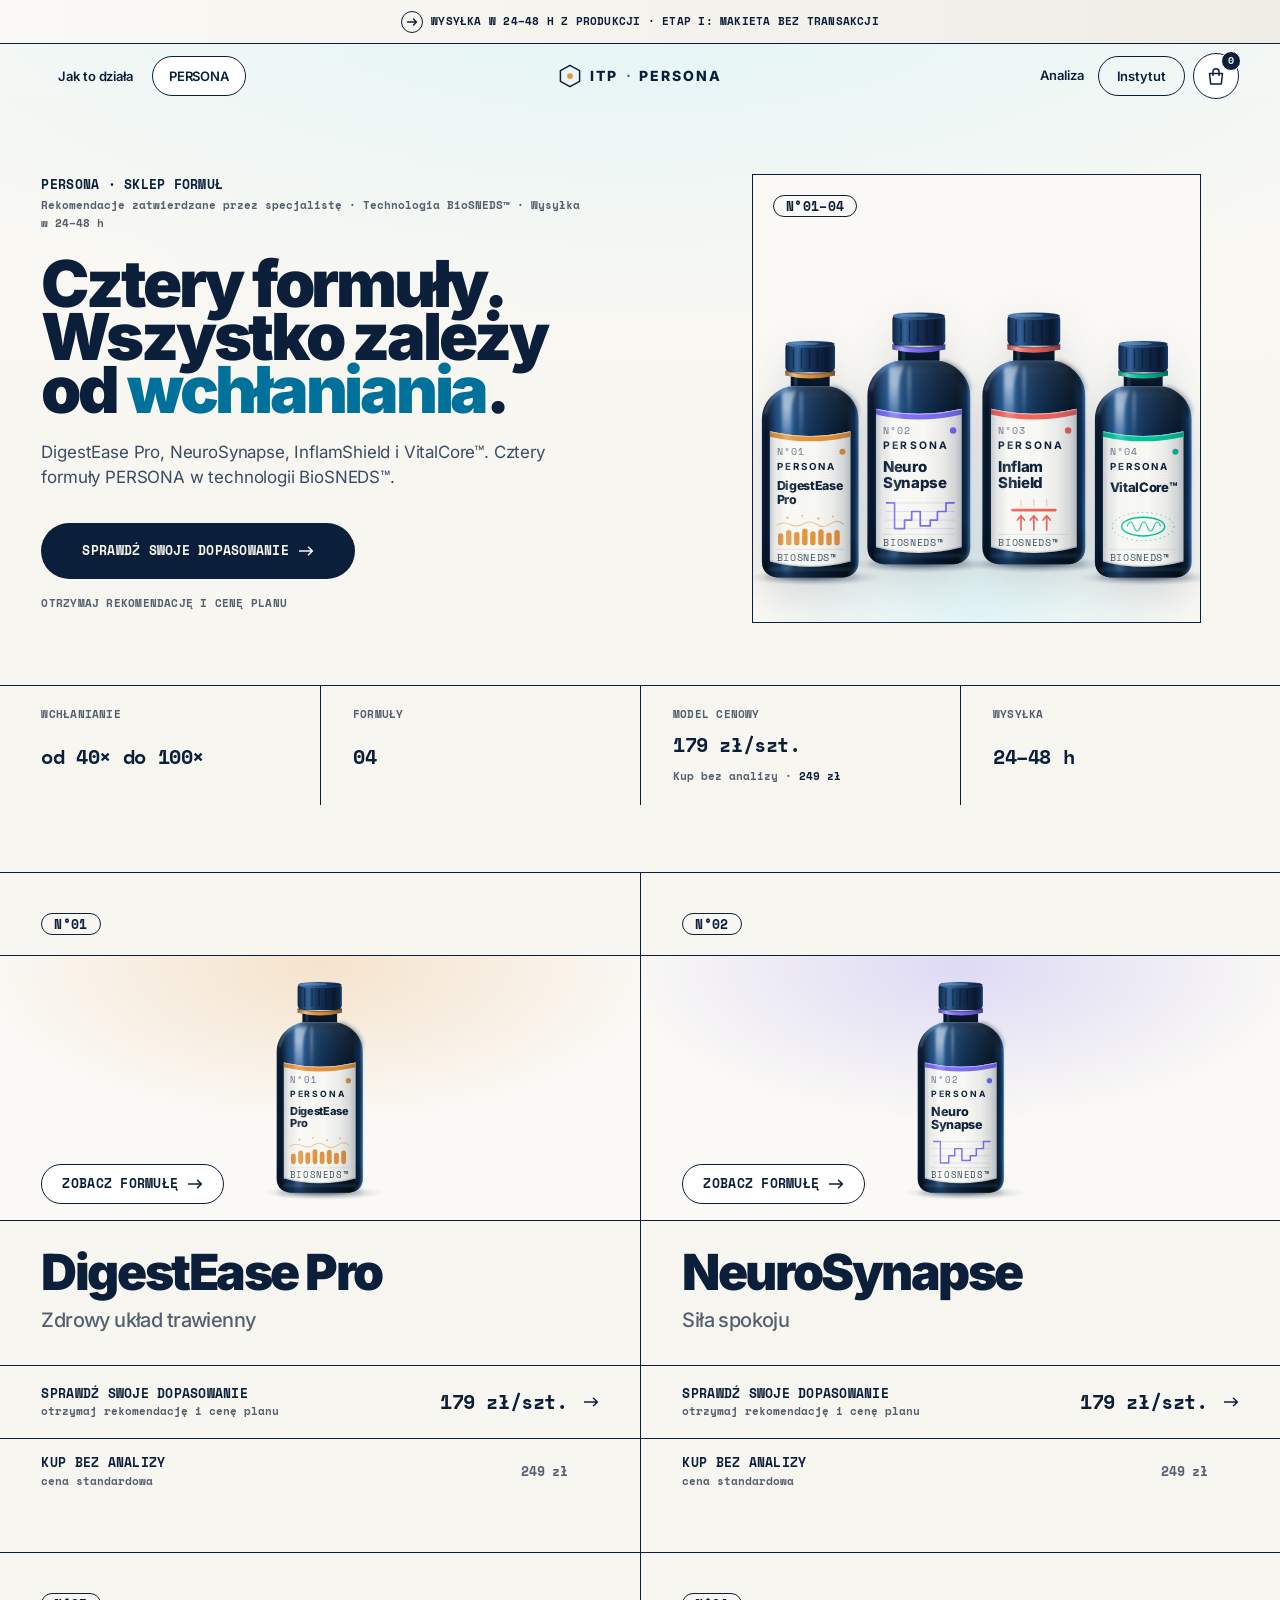
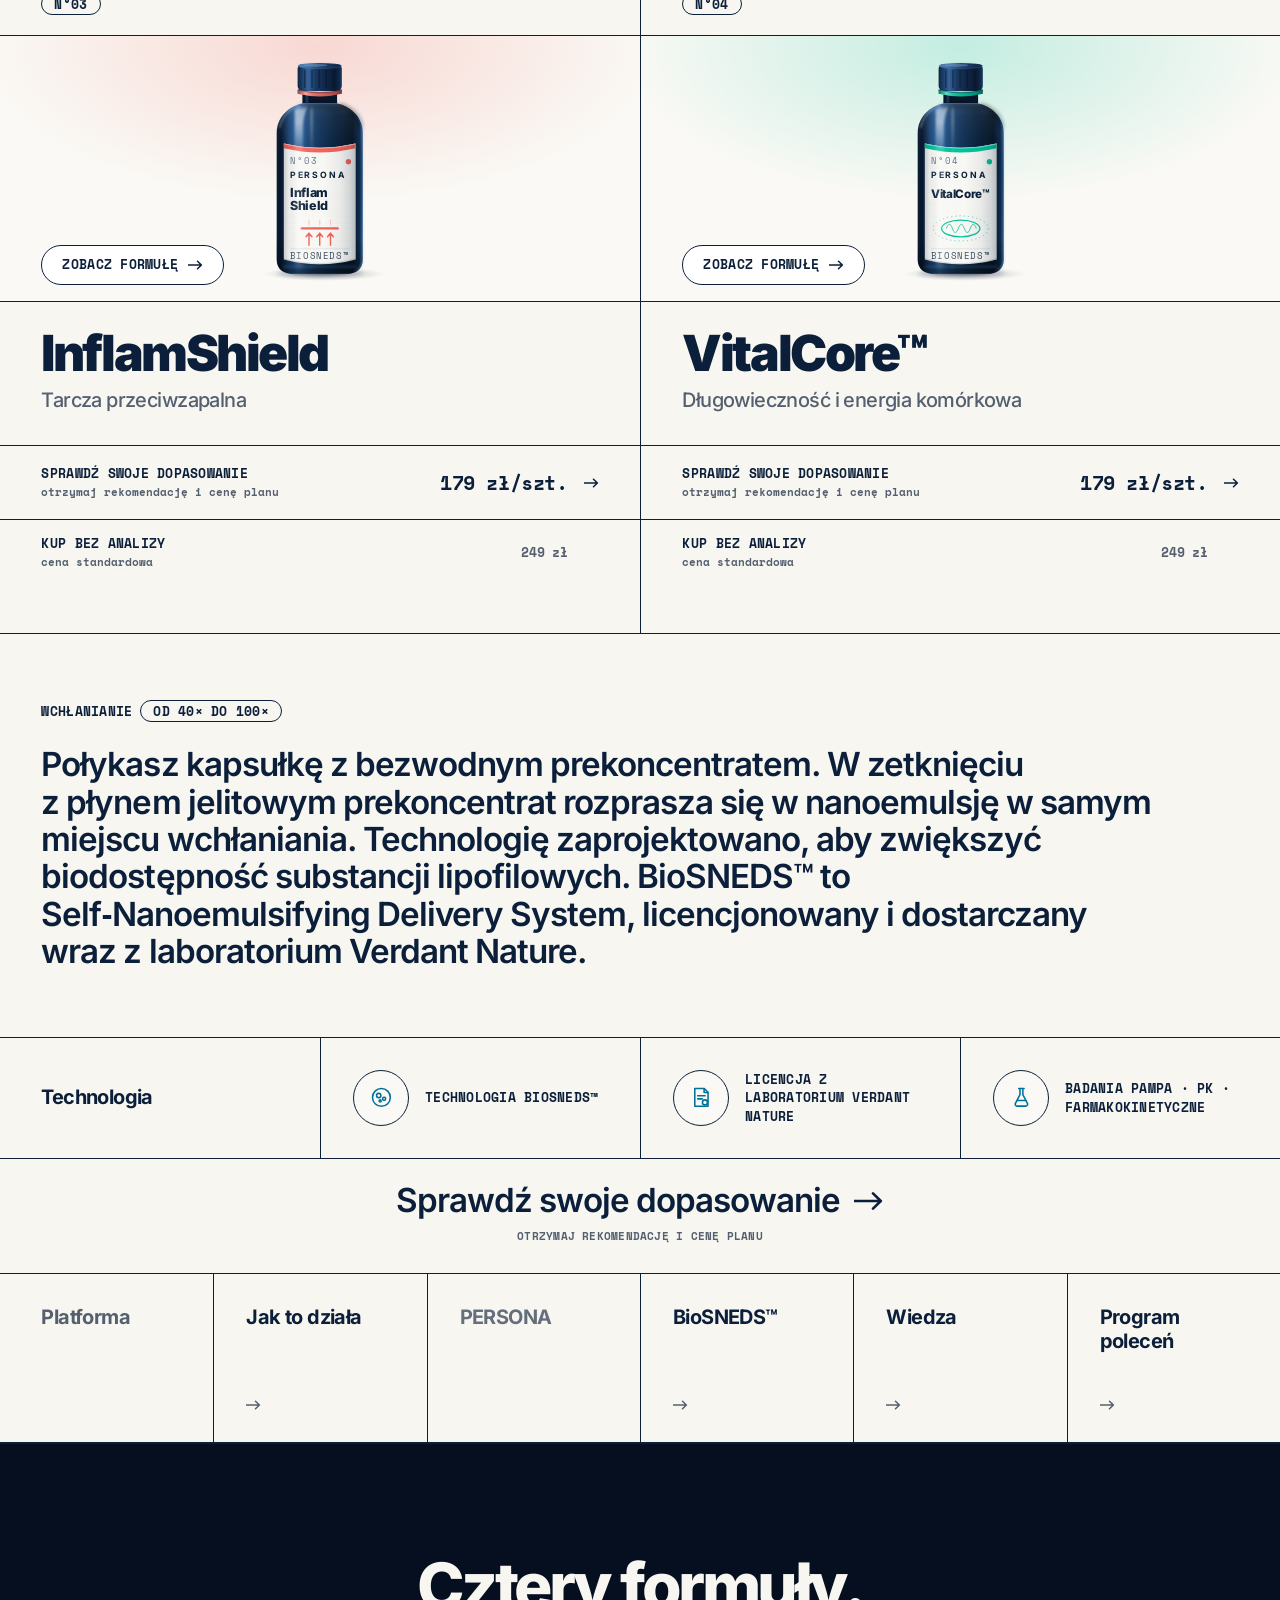
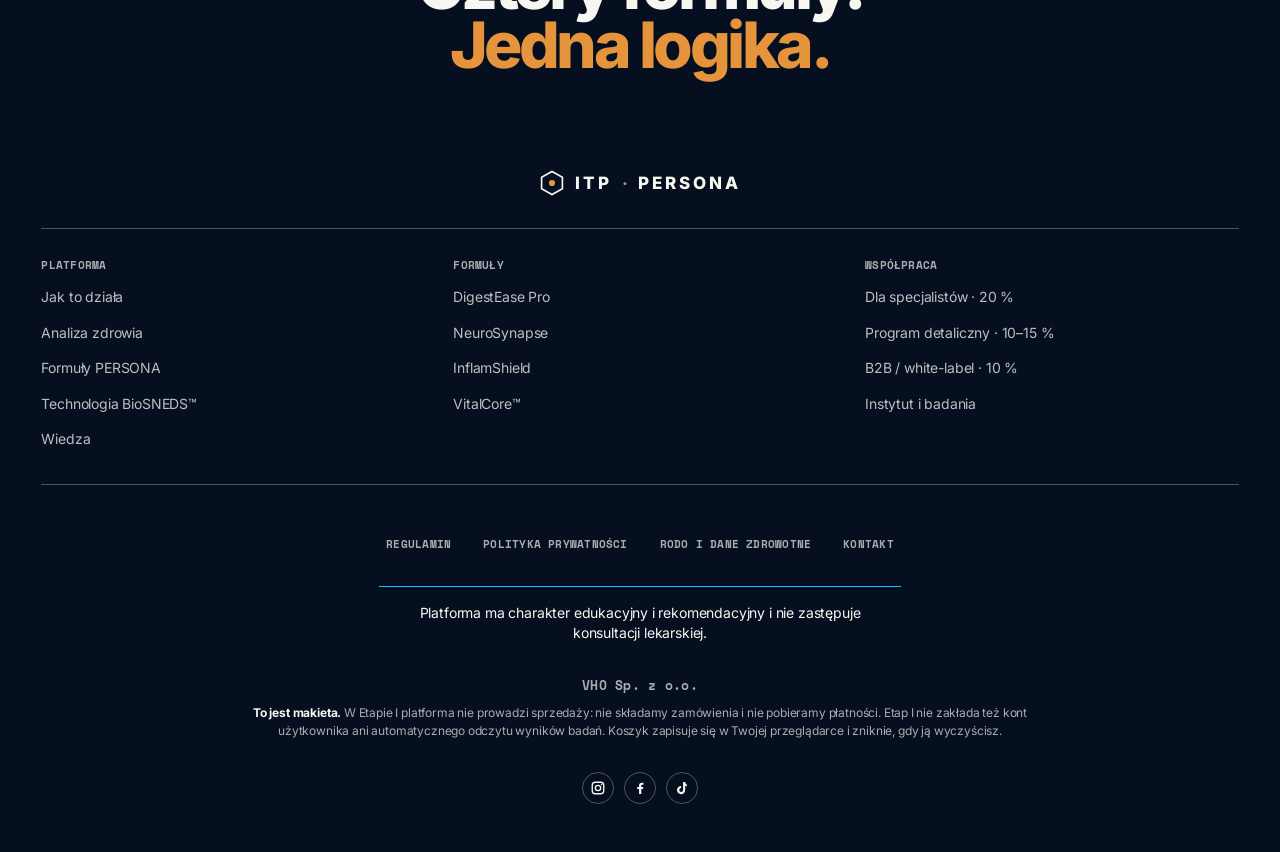
<file: mockups/product.html>
<!-- GENERATED by scripts/assemble_pdp.py from mockups/parts/*.html and
     scripts/pdp_data.py. Do not hand-edit: edit the part or the data. -->
<!doctype html>
<html lang="pl">
<head>
<meta charset="utf-8">
<meta name="viewport" content="width=device-width, initial-scale=1">
<title>Sklep PERSONA · cztery formuły BioSNEDS™ | ITP</title>
<meta name="description" content="DigestEase Pro, NeuroSynapse, InflamShield i VitalCore™. Cztery formuły PERSONA w technologii BioSNEDS™.">
<link rel="stylesheet" href="../styles/tokens.css">
<link rel="stylesheet" href="../styles/pdp-core.css">
<link rel="stylesheet" href="../styles/pdp-chrome.css">
<link rel="stylesheet" href="../styles/pdp-buybox.css">
<link rel="stylesheet" href="../styles/pdp-story.css">
<link rel="stylesheet" href="../styles/pdp-statement.css">
<link rel="stylesheet" href="../styles/pdp-accordion.css">
<link rel="stylesheet" href="../styles/pdp-tech.css">
<link rel="stylesheet" href="../styles/pdp-social.css">
<link rel="stylesheet" href="../styles/pdp-index.css">
<script>
/* Hidden tab (headless capture): CSS transitions may never fire, so
   scroll-reveal end states are written synchronously, without animation. */
if (document.visibilityState === 'hidden') {
  var itpRevealFix = document.createElement('style');
  itpRevealFix.textContent =
    '[data-itp-reveal]{opacity:1 !important;transform:none !important;transition:none !important}';
  document.head.appendChild(itpRevealFix);
}
</script>
</head>
<body class="pdp" style="--fc: var(--f1-digest)">
<a class="skip-link" href="#main">Przejdź do treści</a>
<!-- PERSONA packshot defs. Source of truth. Inlined into every generated PDP by scripts/assemble_pdp.py. -->
  <!-- =================================================== PACKSHOT DEFS -->
  <svg width="0" height="0" style="position:absolute" aria-hidden="true" focusable="false">
    <defs>
      <!-- Światło wspólne dla wszystkich butelek: klucz z lewej-górnej,
           rim z prawej, cień z półcieniem. Tekstom na etykiecie zapisano
           rozmiary ≥12 px w przestrzeni 520×760 (2× dawnej siatki). -->
      <filter id="pkB1" x="-30%" y="-30%" width="160%" height="160%"><feGaussianBlur stdDeviation="2.2"/></filter>
      <filter id="pkB2" x="-40%" y="-40%" width="180%" height="180%"><feGaussianBlur stdDeviation="4.4"/></filter>
      <filter id="pkB4" x="-60%" y="-60%" width="220%" height="220%"><feGaussianBlur stdDeviation="8"/></filter>

      <linearGradient id="pkGlass" gradientUnits="userSpaceOnUse" x1="116" y1="0" x2="404" y2="0">
        <stop offset="0" stop-color="#0A1E38"/>
        <stop offset=".05" stop-color="#071528"/>
        <stop offset=".15" stop-color="#1D4879"/>
        <stop offset=".26" stop-color="#2F66A4"/>
        <stop offset=".36" stop-color="#1E4979"/>
        <stop offset=".52" stop-color="#123156"/>
        <stop offset=".72" stop-color="#0A2039"/>
        <stop offset=".88" stop-color="#071626"/>
        <stop offset=".96" stop-color="#0D2A4C"/>
        <stop offset="1" stop-color="#17416F"/>
      </linearGradient>
      <linearGradient id="pkGlassV" gradientUnits="userSpaceOnUse" x1="0" y1="162" x2="0" y2="732">
        <stop offset="0" stop-color="#D7E9FB" stop-opacity=".18"/>
        <stop offset=".07" stop-color="#FFFFFF" stop-opacity=".05"/>
        <stop offset=".25" stop-color="#FFFFFF" stop-opacity="0"/>
        <stop offset=".78" stop-color="#000509" stop-opacity="0"/>
        <stop offset=".9" stop-color="#01080F" stop-opacity=".26"/>
        <stop offset="1" stop-color="#000509" stop-opacity=".5"/>
      </linearGradient>
      <linearGradient id="pkCapX" gradientUnits="userSpaceOnUse" x1="186" y1="0" x2="334" y2="0">
        <stop offset="0" stop-color="#0F2440"/>
        <stop offset=".1" stop-color="#1B3D66"/>
        <stop offset=".24" stop-color="#35639B"/>
        <stop offset=".4" stop-color="#1A3A62"/>
        <stop offset=".62" stop-color="#102647"/>
        <stop offset=".85" stop-color="#0A1A31"/>
        <stop offset=".95" stop-color="#11294A"/>
        <stop offset="1" stop-color="#1B4070"/>
      </linearGradient>
      <linearGradient id="pkCapTop" gradientUnits="userSpaceOnUse" x1="206" y1="26" x2="316" y2="46">
        <stop offset="0" stop-color="#4C7CB2"/>
        <stop offset=".5" stop-color="#1E4573"/>
        <stop offset="1" stop-color="#12294A"/>
      </linearGradient>
      <linearGradient id="pkBandShade" gradientUnits="userSpaceOnUse" x1="186" y1="0" x2="334" y2="0">
        <stop offset="0" stop-color="#04101F" stop-opacity=".4"/>
        <stop offset=".18" stop-color="#FFFFFF" stop-opacity=".38"/>
        <stop offset=".3" stop-color="#FFFFFF" stop-opacity=".12"/>
        <stop offset=".55" stop-color="#04101F" stop-opacity=".06"/>
        <stop offset=".85" stop-color="#04101F" stop-opacity=".3"/>
        <stop offset="1" stop-color="#04101F" stop-opacity=".5"/>
      </linearGradient>
      <linearGradient id="pkWrap" gradientUnits="userSpaceOnUse" x1="140" y1="0" x2="380" y2="0">
        <stop offset="0" stop-color="#0B1F3A" stop-opacity=".2"/>
        <stop offset=".07" stop-color="#0B1F3A" stop-opacity=".06"/>
        <stop offset=".2" stop-color="#FFFFFF" stop-opacity=".09"/>
        <stop offset=".35" stop-color="#FFFFFF" stop-opacity=".02"/>
        <stop offset=".55" stop-color="#0B1F3A" stop-opacity="0"/>
        <stop offset=".78" stop-color="#0B1F3A" stop-opacity=".06"/>
        <stop offset=".92" stop-color="#0B1F3A" stop-opacity=".16"/>
        <stop offset="1" stop-color="#0B1F3A" stop-opacity=".28"/>
      </linearGradient>
      <linearGradient id="pkSpecV" gradientUnits="userSpaceOnUse" x1="0" y1="168" x2="0" y2="724">
        <stop offset="0" stop-color="#FFFFFF" stop-opacity="0"/>
        <stop offset=".03" stop-color="#FFFFFF" stop-opacity=".5"/>
        <stop offset=".1" stop-color="#FFFFFF" stop-opacity=".55"/>
        <stop offset=".2" stop-color="#FFFFFF" stop-opacity=".3"/>
        <stop offset=".26" stop-color="#FFFFFF" stop-opacity=".12"/>
        <stop offset=".5" stop-color="#FFFFFF" stop-opacity=".07"/>
        <stop offset=".85" stop-color="#FFFFFF" stop-opacity=".06"/>
        <stop offset=".93" stop-color="#FFFFFF" stop-opacity=".16"/>
        <stop offset="1" stop-color="#FFFFFF" stop-opacity="0"/>
      </linearGradient>
      <linearGradient id="pkRim" gradientUnits="userSpaceOnUse" x1="0" y1="168" x2="0" y2="728">
        <stop offset="0" stop-color="#9ED2FF" stop-opacity="0"/>
        <stop offset=".08" stop-color="#9ED2FF" stop-opacity=".55"/>
        <stop offset=".4" stop-color="#7FB4E8" stop-opacity=".3"/>
        <stop offset=".8" stop-color="#9ED2FF" stop-opacity=".45"/>
        <stop offset=".97" stop-color="#9ED2FF" stop-opacity=".55"/>
        <stop offset="1" stop-color="#9ED2FF" stop-opacity="0"/>
      </linearGradient>
      <radialGradient id="pkShadowOut" cx=".5" cy=".5" r=".5">
        <stop offset="0" stop-color="#0B1F3A" stop-opacity=".32"/>
        <stop offset=".5" stop-color="#0B1F3A" stop-opacity=".16"/>
        <stop offset=".78" stop-color="#0B1F3A" stop-opacity=".06"/>
        <stop offset="1" stop-color="#0B1F3A" stop-opacity="0"/>
      </radialGradient>
      <pattern id="pkPaper" width="8" height="8" patternUnits="userSpaceOnUse">
        <rect x="0" y="2" width="8" height="2" fill="rgba(11,31,58,.03)"/>
        <rect x="4" y="6" width="4" height="2" fill="rgba(255,255,255,.05)"/>
      </pattern>

      <!-- Cień rzucany: szeroki półcień + jądro, lekko przesunięte w prawo -->
      <g id="pk-shadow">
        <ellipse cx="274" cy="732" rx="206" ry="23" fill="url(#pkShadowOut)"/>
        <ellipse cx="262" cy="730" rx="144" ry="13" fill="#0B1F3A" opacity=".2" filter="url(#pkB4)"/>
        <ellipse cx="258" cy="729" rx="96" ry="8" fill="#071527" opacity=".3" filter="url(#pkB2)"/>
      </g>

      <!-- Nakrętka: matowe tworzywo, szeroki miękki blik, glint na krawędzi -->
      <g id="pk-cap">
        <rect x="186" y="30" width="148" height="90" rx="16" fill="url(#pkCapX)"/>
        <path d="M210 50v60M234 50v60M258 50v60M282 50v60M306 50v60" stroke="#081527" stroke-width="4" opacity=".6"/>
        <path d="M222 50v60" stroke="#4E79AC" stroke-width="2.8" opacity=".5" filter="url(#pkB1)"/>
        <path d="M329 52v56" stroke="#3E6796" stroke-width="3.2" opacity=".5" filter="url(#pkB1)"/>
        <ellipse cx="260" cy="36" rx="73" ry="9.5" fill="url(#pkCapTop)"/>
        <ellipse cx="260" cy="36" rx="73" ry="9.5" fill="none" stroke="#6E9CCF" stroke-width="1.5" opacity=".45"/>
        <ellipse cx="246" cy="34.5" rx="40" ry="4.6" fill="#A9CDF2" opacity=".3" filter="url(#pkB1)"/>
      </g>

      <!-- Szyjka (ciemne tło pod banderolą) -->
      <g id="pk-neck">
        <rect x="202" y="126" width="116" height="36" fill="#081729"/>
        <rect x="212" y="126" width="10" height="36" fill="#28517F" opacity=".5" filter="url(#pkB1)"/>
      </g>
      <!-- Cieniowanie banderoli: rysowane nad kolorem, łuk perspektywy -->
      <g id="pk-bandshade">
        <path d="M186 116 Q260 134 334 116 L334 130 Q260 148 186 130 Z" fill="url(#pkBandShade)"/>
        <path d="M186 116 Q260 134 334 116" fill="none" stroke="#04101F" stroke-width="5" opacity=".35" filter="url(#pkB1)"/>
      </g>

      <!-- Korpus: gradient walca + modulacja pionowa + cień barku -->
      <g id="pk-body">
        <path d="M116 260 C116 196 176 162 208 162 H312 C344 162 404 196 404 260 V684 C404 718 380 732 348 732 H172 C140 732 116 718 116 684 Z" fill="url(#pkGlass)"/>
        <path d="M116 260 C116 196 176 162 208 162 H312 C344 162 404 196 404 260 V684 C404 718 380 732 348 732 H172 C140 732 116 718 116 684 Z" fill="url(#pkGlassV)"/>
        <path d="M192 168 C240 156 296 158 332 170 L320 192 C280 180 232 180 200 190 Z" fill="#03101F" opacity=".3" filter="url(#pkB4)"/>
        <path d="M126 244 C132 204 160 178 192 168" fill="none" stroke="#A9CDF2" stroke-width="4.8" opacity=".5" filter="url(#pkB2)"/>
        <path d="M328 168 C364 180 392 204 396 244" fill="none" stroke="#020B16" stroke-width="12" opacity=".5" filter="url(#pkB4)"/>
      </g>

      <!-- Warstwa połysku nad etykietą: papier, owinięcie, blik, rim, odbicie -->
      <g id="pk-gloss">
        <path d="M140 296 Q260 324 380 296 L380 684 Q260 716 140 684 Z" fill="url(#pkPaper)"/>
        <path d="M140 296 Q260 324 380 296 L380 684 Q260 716 140 684 Z" fill="url(#pkWrap)"/>
        <path d="M142 298 Q260 326 378 298" fill="none" stroke="#FFFFFF" stroke-width="2.6" opacity=".5"/>
        <path d="M140 682 Q260 714 380 682" fill="none" stroke="#0B1F3A" stroke-width="4" opacity=".14" filter="url(#pkB1)"/>
        <path d="M176 184 C184 174 196 168 208 168 L224 168 C210 188 204 212 204 248 L204 700 C204 710 200 716 192 718 L182 718 C178 714 176 706 176 696 Z" fill="url(#pkSpecV)" filter="url(#pkB2)"/>
        <rect x="228" y="172" width="10" height="540" rx="5" fill="url(#pkSpecV)" opacity=".45" filter="url(#pkB2)"/>
        <path d="M368 170 C392 184 402 208 403 252 L403 684 C403 704 394 718 378 724" fill="none" stroke="url(#pkRim)" stroke-width="5.2" stroke-linecap="round" filter="url(#pkB2)"/>
        <path d="M117.5 272 L117.5 680" stroke="#7FA9D8" stroke-width="2.8" opacity=".3" filter="url(#pkB1)"/>
        <rect x="136" y="704" width="248" height="8" rx="4" fill="#7FB0DF" opacity=".15" filter="url(#pkB2)"/>
      </g>

      <!-- 01 · DigestEase Pro -->
      <symbol id="pack-f1" viewBox="0 0 520 760">
        <use href="#pk-shadow"/>
        <use href="#pk-cap"/>
        <use href="#pk-neck"/>
        <path d="M186 116 Q260 134 334 116 L334 130 Q260 148 186 130 Z" fill="var(--f1-digest)"/>
        <use href="#pk-bandshade"/>
        <use href="#pk-body"/>
        <path d="M140 296 Q260 324 380 296 L380 684 Q260 716 140 684 Z" fill="#FAF9F5"/>
        <path d="M140 296 Q260 324 380 296 L380 312 Q260 340 140 312 Z" fill="var(--f1-digest)"/>
        <text x="160" y="366" font-family="Space Mono, monospace" font-size="29" letter-spacing="3" fill="#64748B">N°01</text>
        <circle cx="356" cy="357" r="9" fill="var(--f1-digest)"/>
        <text x="160" y="410" font-family="Inter, sans-serif" font-weight="700" font-size="29" letter-spacing="6" fill="#0B1F3A">PERSONA</text>
        <text x="160" y="472" font-family="Inter, sans-serif" font-weight="800" font-size="37" letter-spacing="-1" fill="#0B1F3A">DigestEase</text>
        <text x="160" y="512" font-family="Inter, sans-serif" font-weight="800" font-size="37" letter-spacing="-1" fill="#0B1F3A">Pro</text>
        <g fill="var(--f1-digest)" opacity=".65">
          <circle cx="192" cy="554" r="3.6"/><circle cx="236" cy="548" r="3"/>
          <circle cx="284" cy="556" r="3.6"/><circle cx="328" cy="550" r="3"/>
        </g>
        <path d="M160 576 Q180 564 200 574 T240 572 T280 574 T320 572 T360 574"
              fill="none" stroke="var(--f1-digest)" stroke-width="3.2" opacity=".55"/>
        <g fill="var(--f1-digest)">
          <rect x="164" y="600" width="16" height="36" rx="8"/>
          <rect x="188" y="590" width="16" height="46" rx="8"/>
          <rect x="212" y="596" width="16" height="40" rx="8"/>
          <rect x="236" y="586" width="16" height="50" rx="8"/>
          <rect x="260" y="594" width="16" height="42" rx="8"/>
          <rect x="284" y="588" width="16" height="48" rx="8"/>
          <rect x="308" y="598" width="16" height="38" rx="8"/>
          <rect x="332" y="590" width="16" height="46" rx="8"/>
        </g>
        <line x1="160" y1="648" x2="360" y2="648" stroke="rgba(11,31,58,.14)" stroke-width="2"/>
        <text x="160" y="682" font-family="Space Mono, monospace" font-size="29" letter-spacing="2" fill="#3B4C63">BIOSNEDS™</text>
        <use href="#pk-gloss"/>
      </symbol>

      <!-- 02 · NeuroSynapse -->
      <symbol id="pack-f2" viewBox="0 0 520 760">
        <use href="#pk-shadow"/>
        <use href="#pk-cap"/>
        <use href="#pk-neck"/>
        <path d="M186 116 Q260 134 334 116 L334 130 Q260 148 186 130 Z" fill="var(--f2-neuro)"/>
        <use href="#pk-bandshade"/>
        <use href="#pk-body"/>
        <path d="M140 296 Q260 324 380 296 L380 684 Q260 716 140 684 Z" fill="#FAF9F5"/>
        <path d="M140 296 Q260 324 380 296 L380 312 Q260 340 140 312 Z" fill="var(--f2-neuro)"/>
        <text x="160" y="366" font-family="Space Mono, monospace" font-size="29" letter-spacing="3" fill="#64748B">N°02</text>
        <circle cx="356" cy="357" r="9" fill="var(--f2-neuro)"/>
        <text x="160" y="410" font-family="Inter, sans-serif" font-weight="700" font-size="29" letter-spacing="6" fill="#0B1F3A">PERSONA</text>
        <text x="160" y="474" font-family="Inter, sans-serif" font-weight="800" font-size="42" letter-spacing="-1" fill="#0B1F3A">Neuro</text>
        <text x="160" y="518" font-family="Inter, sans-serif" font-weight="800" font-size="42" letter-spacing="-1" fill="#0B1F3A">Synapse</text>
        <g stroke="var(--f2-neuro)" stroke-width="2" opacity=".28">
          <path d="M168 560H360M168 584H360M168 608H360M168 632H360"/>
        </g>
        <path d="M168 560 H192 V632 H220 V608 H240 V584 H264 V624 H292 V608 H312 V584 H336 V560 H360"
              fill="none" stroke="var(--f2-neuro)" stroke-width="4.8" stroke-linejoin="round"/>
        <line x1="160" y1="648" x2="360" y2="648" stroke="rgba(11,31,58,.14)" stroke-width="2"/>
        <text x="160" y="682" font-family="Space Mono, monospace" font-size="29" letter-spacing="2" fill="#3B4C63">BIOSNEDS™</text>
        <use href="#pk-gloss"/>
      </symbol>

      <!-- 03 · InflamShield -->
      <symbol id="pack-f3" viewBox="0 0 520 760">
        <use href="#pk-shadow"/>
        <use href="#pk-cap"/>
        <use href="#pk-neck"/>
        <path d="M186 116 Q260 134 334 116 L334 130 Q260 148 186 130 Z" fill="var(--f3-inflam)"/>
        <use href="#pk-bandshade"/>
        <use href="#pk-body"/>
        <path d="M140 296 Q260 324 380 296 L380 684 Q260 716 140 684 Z" fill="#FAF9F5"/>
        <path d="M140 296 Q260 324 380 296 L380 312 Q260 340 140 312 Z" fill="var(--f3-inflam)"/>
        <text x="160" y="366" font-family="Space Mono, monospace" font-size="29" letter-spacing="3" fill="#64748B">N°03</text>
        <circle cx="356" cy="357" r="9" fill="var(--f3-inflam)"/>
        <text x="160" y="410" font-family="Inter, sans-serif" font-weight="700" font-size="29" letter-spacing="6" fill="#0B1F3A">PERSONA</text>
        <text x="160" y="474" font-family="Inter, sans-serif" font-weight="800" font-size="42" letter-spacing="-1" fill="#0B1F3A">Inflam</text>
        <text x="160" y="518" font-family="Inter, sans-serif" font-weight="800" font-size="42" letter-spacing="-1" fill="#0B1F3A">Shield</text>
        <g opacity=".3" stroke="var(--f3-inflam)" stroke-width="4" stroke-linecap="round" fill="none">
          <path d="M224 568v-16M260 568v-16M296 568v-16"/>
        </g>
        <rect x="196" y="576" width="128" height="8" rx="4" fill="var(--f3-inflam)"/>
        <g stroke="var(--f3-inflam)" stroke-width="4.8" stroke-linecap="round" stroke-linejoin="round" fill="none">
          <path d="M224 636v-40M224 596l-10 12M224 596l10 12"/>
          <path d="M260 636v-40M260 596l-10 12M260 596l10 12"/>
          <path d="M296 636v-40M296 596l-10 12M296 596l10 12"/>
        </g>
        <line x1="160" y1="648" x2="360" y2="648" stroke="rgba(11,31,58,.14)" stroke-width="2"/>
        <text x="160" y="682" font-family="Space Mono, monospace" font-size="29" letter-spacing="2" fill="#3B4C63">BIOSNEDS™</text>
        <use href="#pk-gloss"/>
      </symbol>

      <!-- 04 · VitalCore™ -->
      <symbol id="pack-f4" viewBox="0 0 520 760">
        <use href="#pk-shadow"/>
        <use href="#pk-cap"/>
        <use href="#pk-neck"/>
        <path d="M186 116 Q260 134 334 116 L334 130 Q260 148 186 130 Z" fill="var(--f4-vital)"/>
        <use href="#pk-bandshade"/>
        <use href="#pk-body"/>
        <path d="M140 296 Q260 324 380 296 L380 684 Q260 716 140 684 Z" fill="#FAF9F5"/>
        <path d="M140 296 Q260 324 380 296 L380 312 Q260 340 140 312 Z" fill="var(--f4-vital)"/>
        <text x="160" y="366" font-family="Space Mono, monospace" font-size="29" letter-spacing="3" fill="#64748B">N°04</text>
        <circle cx="356" cy="357" r="9" fill="var(--f4-vital)"/>
        <text x="160" y="410" font-family="Inter, sans-serif" font-weight="700" font-size="29" letter-spacing="6" fill="#0B1F3A">PERSONA</text>
        <text x="160" y="478" font-family="Inter, sans-serif" font-weight="800" font-size="39" letter-spacing="-1" fill="#0B1F3A">VitalCore™</text>
        <ellipse cx="260" cy="580" rx="92" ry="42" fill="none" stroke="var(--f4-vital)"
                 stroke-width="2.8" stroke-dasharray="4 10" opacity=".7"/>
        <ellipse cx="260" cy="580" rx="64" ry="28" fill="none" stroke="var(--f4-vital)" stroke-width="4.4"/>
        <path d="M212 580 c6 -18 14 -18 20 0 c6 18 14 18 20 0 c6 -18 14 -18 20 0 c6 18 14 18 20 0 c6 -18 14 -18 20 0"
              fill="none" stroke="var(--f4-vital)" stroke-width="3.2" opacity=".85"/>
        <line x1="160" y1="648" x2="360" y2="648" stroke="rgba(11,31,58,.14)" stroke-width="2"/>
        <text x="160" y="682" font-family="Space Mono, monospace" font-size="29" letter-spacing="2" fill="#3B4C63">BIOSNEDS™</text>
        <use href="#pk-gloss"/>
      </symbol>

      <!-- Mała butelka bez liter: pole koloru + znak (scena hero) -->
      <symbol id="pack-mini" viewBox="0 0 520 760">
        <use href="#pk-shadow"/>
        <use href="#pk-cap"/>
        <use href="#pk-neck"/>
        <path d="M186 116 Q260 134 334 116 L334 130 Q260 148 186 130 Z" fill="var(--fc, #8A96A8)"/>
        <use href="#pk-bandshade"/>
        <use href="#pk-body"/>
        <path d="M140 296 Q260 324 380 296 L380 684 Q260 716 140 684 Z" fill="#FAF9F5"/>
        <path d="M140 296 Q260 324 380 296 L380 312 Q260 340 140 312 Z" fill="var(--fc, #8A96A8)"/>
        <circle cx="260" cy="450" r="44" fill="var(--fc, #8A96A8)"/>
        <path d="M196 560 Q260 574 324 560" fill="none" stroke="var(--fc, #8A96A8)"
              stroke-width="7" stroke-linecap="round" opacity=".55"/>
        <line x1="180" y1="628" x2="340" y2="628" stroke="rgba(11,31,58,.14)" stroke-width="3"/>
        <use href="#pk-gloss"/>
      </symbol>

      <!-- Wkrótce · sylwetki — stoją w tym samym świetle (miękki cień) -->
      <symbol id="pack-soon-oil" viewBox="0 0 120 186">
        <ellipse cx="60" cy="176" rx="38" ry="5.5" fill="url(#pkShadowOut)"/>
        <path d="M44 14h32v14H44z M34 60 C34 44 48 36 52 36 H68 C72 36 86 44 86 60 V160 C86 168 80 172 72 172 H48 C40 172 34 168 34 160 Z"
              fill="rgba(11,31,58,.04)" stroke="#8A96A8" stroke-width="1.5"/>
        <rect x="42" y="76" width="36" height="72" rx="4" fill="none" stroke="#8A96A8" stroke-width="1.2" stroke-dasharray="4 4"/>
        <path d="M60 100 C66 108 68 112 68 117 A8 8 0 0 1 52 117 C52 112 54 108 60 100 Z"
              fill="none" stroke="#8A96A8" stroke-width="1.5"/>
      </symbol>
      <symbol id="pack-soon-mush" viewBox="0 0 120 186">
        <ellipse cx="60" cy="176" rx="38" ry="5.5" fill="url(#pkShadowOut)"/>
        <path d="M44 14h32v14H44z M34 60 C34 44 48 36 52 36 H68 C72 36 86 44 86 60 V160 C86 168 80 172 72 172 H48 C40 172 34 168 34 160 Z"
              fill="rgba(11,31,58,.04)" stroke="#8A96A8" stroke-width="1.5"/>
        <rect x="42" y="76" width="36" height="72" rx="4" fill="none" stroke="#8A96A8" stroke-width="1.2" stroke-dasharray="4 4"/>
        <path d="M46 114 A14 14 0 0 1 74 114 Z" fill="none" stroke="#8A96A8" stroke-width="1.5"/>
        <path d="M56 114 v12 a4 4 0 0 0 8 0 v-12" fill="none" stroke="#8A96A8" stroke-width="1.5"/>
      </symbol>
    </defs>
  </svg>


<!-- ================================================== CHROME · HEAD
     Promo band, floating pill navigation, mobile menu panel, and the
     opening of <main>. Owner: chrome. Hooks: #itp-menu-panel and
     [data-itp-menu-toggle] are read by scripts/chrome.js unchanged. -->
<div class="pdp-chrome">

  <p class="pdp-chrome__promo t-micro--sm">
    <svg class="pdp-chrome__promo-glyph" width="22" height="22" viewBox="0 0 22 22" aria-hidden="true">
      <circle cx="11" cy="11" r="10.5" fill="none" stroke="currentColor" stroke-width="1"/>
      <path d="M6.5 11h9M12.5 8l3 3-3 3" fill="none" stroke="currentColor" stroke-width="1.4" stroke-linecap="round" stroke-linejoin="round"/>
    </svg>
    <span>Wysyłka w&nbsp;<span class="mono">24–48 h</span> z&nbsp;produkcji · Etap I: makieta bez transakcji</span>
  </p>

  <header class="pdp-chrome__head">
    <div class="pdp-c pdp-chrome__row">

      <button class="pdp-chrome__burger" type="button"
              data-itp-menu-toggle
              aria-expanded="false"
              aria-controls="itp-menu-panel"
              aria-label="Otwórz menu"
              data-label-open="Otwórz menu"
              data-label-close="Zamknij menu">
        <svg width="18" height="12" viewBox="0 0 18 12" aria-hidden="true">
          <path d="M0 1h18M0 6h18M0 11h18" stroke="currentColor" stroke-width="1.6"/>
        </svg>
      </button>

      <!-- The nav source is emitted twice so the mobile sheet keeps the full
           directory. Desktop CSS exposes only the two quiet utility links on
           the left and leaves the remaining routes in the sheet/footer. -->
      <nav class="pdp-chrome__nav" aria-label="Główna nawigacja">
        <a class="pdp-chrome__pill" data-nav-i="0" href="hero.html#jak-to-dziala">Jak to działa</a><a class="pdp-chrome__pill" data-nav-i="1" href="product.html">PERSONA</a><a class="pdp-chrome__pill" data-nav-i="2" href="biosneds.html">BioSNEDS™</a><a class="pdp-chrome__pill" data-nav-i="3" href="blog.html">Wiedza</a><a class="pdp-chrome__pill" data-nav-i="4" href="affiliate.html">Program poleceń</a>
      </nav>

      <a class="pdp-chrome__mark" href="hero.html" aria-label="ITP · PERSONA, strona główna">
        <svg width="24" height="24" viewBox="0 0 26 26" aria-hidden="true">
          <path d="M13 1.5 23.4 7.25v11.5L13 24.5 2.6 18.75V7.25L13 1.5Z" fill="none" stroke="currentColor" stroke-width="1.6"/>
          <circle cx="13" cy="13" r="3.1" class="pdp-chrome__mark-dot"/>
        </svg>
        <span class="pdp-chrome__mark-itp">ITP</span>
        <span class="pdp-chrome__mark-sep" aria-hidden="true">·</span>
        <span class="pdp-chrome__mark-line">PERSONA</span>
      </a>

      <div class="pdp-chrome__cluster">
        <a class="pdp-chrome__text pdp-chrome__hide-m" data-nav-i="0" href="hero.html#jak-to-dziala">Jak to działa</a><a class="pdp-chrome__text pdp-chrome__hide-m" data-nav-i="1" href="product.html">PERSONA</a><a class="pdp-chrome__text pdp-chrome__hide-m" data-nav-i="2" href="biosneds.html">BioSNEDS™</a><a class="pdp-chrome__text pdp-chrome__hide-m" data-nav-i="3" href="blog.html">Wiedza</a><a class="pdp-chrome__text pdp-chrome__hide-m" data-nav-i="4" href="affiliate.html">Program poleceń</a>
        <a class="pdp-chrome__text pdp-chrome__hide-m" href="quiz.html">Analiza</a>
        <a class="pdp-chrome__pill pdp-chrome__pill--outline pdp-chrome__hide-m" href="hero.html#instytut">Instytut</a>
        <a class="pdp-chrome__cart" href="product.html" data-chrome-cart>
          <svg width="18" height="19" viewBox="0 0 18 19" fill="none" aria-hidden="true">
            <path d="M2.5 6.5h13l-1.2 10.5H3.7L2.5 6.5Z" stroke="currentColor" stroke-width="1.5" stroke-linejoin="round"/>
            <path d="M6 8.5V4.75a3 3 0 0 1 6 0V8.5" stroke="currentColor" stroke-width="1.5" stroke-linecap="round"/>
          </svg>
          <span class="visually-hidden">Koszyk, produktów:</span>
          <span class="pdp-chrome__badge mono" data-chrome-cart-count data-cart-count>0</span>
        </a>
      </div>

    </div>

    <div class="pdp-chrome__panel" id="itp-menu-panel">
      <div class="pdp-c pdp-chrome__panel-in">
        <a href="hero.html#jak-to-dziala">Jak to działa</a><a href="product.html">PERSONA</a><a href="biosneds.html">BioSNEDS™</a><a href="blog.html">Wiedza</a><a href="affiliate.html">Program poleceń</a>
        <a href="hero.html#instytut">Instytut</a>
        <a class="pdp-btn pdp-btn--solid pdp-btn--block" href="quiz.html">Sprawdź swoje dopasowanie</a>
      </div>
    </div>
  </header>

  <script>
  /* chrome: current-page pill and the live cart count. The count is the sum
     of quantities in localStorage 'itp-cart' (the product.html shape), and
     re-reads on the 'itp-cart-change' event dispatched by the buy box. */
  (function () {
    'use strict';
    var links = document.querySelectorAll('.pdp-chrome__nav a, .pdp-chrome__cluster a[data-nav-i]');
    for (var i = 0; i < links.length; i++) {
      if (/(^|\/)product\.html$/.test(links[i].getAttribute('href') || '')) {
        links[i].setAttribute('aria-current', 'page');
      }
    }
    function count() {
      try {
        var raw = JSON.parse(localStorage.getItem('itp-cart'));
        var n = 0;
        if (raw && typeof raw === 'object') {
          for (var k in raw) { var q = parseInt(raw[k], 10); if (q > 0) n += Math.min(q, 99); }
        }
        return n;
      } catch (e) { return 0; }
    }
    function paint(n) {
      var els = document.querySelectorAll('[data-chrome-cart-count]');
      for (var i = 0; i < els.length; i++) els[i].textContent = String(n);
    }
    paint(count());
    window.addEventListener('itp-cart-change', function (e) {
      paint(e && e.detail && typeof e.detail.count === 'number' ? e.detail.count : count());
    });
    window.addEventListener('storage', function (e) { if (e.key === 'itp-cart') paint(count()); });
  })();
  </script>

</div>

<main id="main">

<!-- ==================================================== STORE INDEX
     mockups/product.html · the PERSONA store index. Organimo has no index
     page, so this is built out of its grammar: the display hero at the
     72.8px scale, the hairline-split full-bleed card rows of
     ref/organimo/desktop-1440-06.png, the oversized statement of
     desktop-1440-h03.png, and the hairline badge grid of
     desktop-1440-01.png. Owner: index. Every id and hook is prefixed
     `index-`; the four card ids are the slugs blog.html already links to
     (product.html#digestease …), and the section keeps id="formuly".
     No sticky buy bar, no rating, no review: the index sells nothing.
     Every string on this page comes from a token. -->
<div class="pdp-index">

  <!-- 1 ================================================ DISPLAY HERO
       Organimo device 4: a one-line trust strip directly above the giant
       display title, then one dominant pill CTA — never a row of them.
       The accent fragment inside Cztery formuły.<br>Wszystko zależy od <span class="t-accent--cyan">wchłaniania</span>. is cyan because the
       claim it carries belongs to the technology, not to one formula. -->
  <section class="pdp-sec pdp-index__hero" id="index-hero" aria-labelledby="index-hero-h">
    <div class="pdp-godray" aria-hidden="true"></div>

    <div class="pdp-c pdp-g pdp-index__hero-in">
      <div class="pdp-index__hero-copy">
        <p class="t-micro pdp-index__eyebrow">PERSONA · Sklep formuł</p>
        <p class="t-micro--sm pdp-index__trust">Rekomendacje zatwierdzane przez specjalistę · Technologia BioSNEDS™ · Wysyłka w&nbsp;<span class="mono">24–48 h</span></p>
        <h1 class="t-h1" id="index-hero-h">Cztery formuły.<br>Wszystko zależy od <span class="t-accent--cyan">wchłaniania</span>.</h1>
        <p class="pdp-index__lead">DigestEase Pro, NeuroSynapse, InflamShield i VitalCore™. Cztery formuły PERSONA w technologii BioSNEDS™.</p>
        <p class="pdp-index__cta">
          <a class="pdp-btn pdp-btn--solid pdp-btn--lg" href="quiz.html">
            Sprawdź swoje dopasowanie
            <svg width="15" height="10" viewBox="0 0 15 10" aria-hidden="true">
              <path d="M0 5h13M9.5 1.2 13.4 5 9.5 8.8" fill="none" stroke="currentColor" stroke-width="1.5" stroke-linecap="round" stroke-linejoin="round"/>
            </svg>
          </a>
        </p>
        <p class="t-micro--sm pdp-index__cta-note">otrzymaj rekomendację i cenę planu</p>
      </div>

      <!-- The hero object. Organimo anchors its first viewport with a
           536×536 gallery square at offset-3/32; ours mirrors it on the
           right, offset-19/32 w-12/32, hairline-bounded, and carries the
           four documented packshots as one family on the godray. The
           heading and the card row name every bottle, so this is
           decorative to a screen reader. -->
      <div class="pdp-index__hero-pack" aria-hidden="true">
        <div class="pdp-index__family">
          
          <svg class="pdp-index__family-pack" viewBox="0 0 520 760" style="--card-fc: var(--f1-digest)">
            <use href="#pack-f1"/>
          </svg>
          
          <svg class="pdp-index__family-pack" viewBox="0 0 520 760" style="--card-fc: var(--f2-neuro)">
            <use href="#pack-f2"/>
          </svg>
          
          <svg class="pdp-index__family-pack" viewBox="0 0 520 760" style="--card-fc: var(--f3-inflam)">
            <use href="#pack-f3"/>
          </svg>
          
          <svg class="pdp-index__family-pack" viewBox="0 0 520 760" style="--card-fc: var(--f4-vital)">
            <use href="#pack-f4"/>
          </svg>
          
        </div>
        <p class="pill pdp-index__hero-pack-num">N°01–04</p>
      </div>
    </div>

    <!-- Hairline stat row: full bleed, cells split edge to edge, every
         figure in mono and exactly as documented. -->
    <dl class="pdp-index__stats">
      <div class="pdp-index__stat">
        <dt class="t-micro--sm">Wchłanianie</dt>
        <dd class="pdp-index__figure mono">od 40× do 100×</dd>
      </div>
      <div class="pdp-index__stat">
        <dt class="t-micro--sm">Formuły</dt>
        <dd class="pdp-index__figure mono">04</dd>
      </div>
      <div class="pdp-index__stat">
        <dt class="t-micro--sm">Model cenowy</dt>
        <dd class="pdp-index__figure mono">179 zł/szt.</dd>
        <dd class="t-micro--sm pdp-index__stat-note">Kup bez analizy · <span class="mono pdp-index__price">249 zł</span></dd>
      </div>
      <div class="pdp-index__stat">
        <dt class="t-micro--sm">Wysyłka</dt>
        <dd class="pdp-index__figure mono">24–48 h</dd>
      </div>
    </dl>
  </section>

  <!-- 2 ============================================ THE FOUR FORMULAS
       Organimo's three-card news row (desktop-1440-06.png) taken to four:
       full bleed, 2×2 at 1440 and one column at 390, divided by 1px
       full-strength ink hairlines that run to the viewport edge. Each card
       carries a date-pill equivalent (N°01), the packshot on a field
       tinted with its own formula colour, the name at the 56px display
       step, its tag, and the READ MORE pill — ours says ZOBACZ FORMUŁĘ
       and points at the real PDP. The two routes sit below a hairline:
       the open-store price on the PDP that holds the buy box, the set
       price on the analysis. Both prices in mono, untransformed. -->
  <section class="pdp-sec pdp-sec--flush pdp-index__formulas" id="formuly" aria-labelledby="index-formulas-h">
    <h2 class="visually-hidden" id="index-formulas-h">Formuły</h2>

    <div class="pdp-index__grid">
      
      <article class="pdp-index__card" id="digestease" style="--card-fc: var(--f1-digest)">
        <p class="pill pdp-index__num">N°01</p>

        <div class="pdp-index__field">
          <!-- decorative: the name is announced by the heading and both
               links immediately below it -->
          <svg class="pdp-index__pack" viewBox="0 0 520 760" aria-hidden="true">
            <use href="#pack-f1"/>
          </svg>
          <a class="pdp-btn pdp-index__see" href="persona-digestease.html">
            Zobacz formułę
            <svg width="15" height="10" viewBox="0 0 15 10" aria-hidden="true">
              <path d="M0 5h13M9.5 1.2 13.4 5 9.5 8.8" fill="none" stroke="currentColor" stroke-width="1.5" stroke-linecap="round" stroke-linejoin="round"/>
            </svg>
          </a>
        </div>

        <h3 class="t-h2 pdp-index__name"><a href="persona-digestease.html">DigestEase Pro</a></h3>
        <p class="pdp-index__tag">Zdrowy układ trawienny</p>

        <!-- Two journeys, not one price and a discount. The plan route is
             the dominant row: full ink, the arrow, the larger figure. The
             open store is the quiet row under it. Each row carries its
             documented sub-label, so "without analysis" and "with a plan"
             are read, not inferred from the numbers. Nothing here adds
             to a cart. -->
        <div class="pdp-index__routes">
          <a class="pdp-index__journey pdp-index__journey--plan" href="quiz.html">
            <span class="pdp-index__journey-head">
              <span class="t-micro pdp-index__journey-label">Sprawdź swoje dopasowanie</span>
              <span class="t-micro--sm pdp-index__journey-sub">otrzymaj rekomendację i cenę planu</span>
            </span>
            <span class="pdp-index__journey-price mono">179 zł/szt.</span>
            <svg width="15" height="10" viewBox="0 0 15 10" aria-hidden="true">
              <path d="M0 5h13M9.5 1.2 13.4 5 9.5 8.8" fill="none" stroke="currentColor" stroke-width="1.5" stroke-linecap="round" stroke-linejoin="round"/>
            </svg>
          </a>
          <a class="pdp-index__journey pdp-index__journey--open" href="persona-digestease.html">
            <span class="pdp-index__journey-head">
              <span class="t-micro pdp-index__journey-label">Kup bez analizy</span>
              <span class="t-micro--sm pdp-index__journey-sub">cena standardowa</span>
            </span>
            <span class="pdp-index__journey-price mono">249 zł</span>
          </a>
        </div>
      </article>
      
      <article class="pdp-index__card" id="neurosynapse" style="--card-fc: var(--f2-neuro)">
        <p class="pill pdp-index__num">N°02</p>

        <div class="pdp-index__field">
          <!-- decorative: the name is announced by the heading and both
               links immediately below it -->
          <svg class="pdp-index__pack" viewBox="0 0 520 760" aria-hidden="true">
            <use href="#pack-f2"/>
          </svg>
          <a class="pdp-btn pdp-index__see" href="persona-neurosynapse.html">
            Zobacz formułę
            <svg width="15" height="10" viewBox="0 0 15 10" aria-hidden="true">
              <path d="M0 5h13M9.5 1.2 13.4 5 9.5 8.8" fill="none" stroke="currentColor" stroke-width="1.5" stroke-linecap="round" stroke-linejoin="round"/>
            </svg>
          </a>
        </div>

        <h3 class="t-h2 pdp-index__name"><a href="persona-neurosynapse.html">NeuroSynapse</a></h3>
        <p class="pdp-index__tag">Siła spokoju</p>

        <!-- Two journeys, not one price and a discount. The plan route is
             the dominant row: full ink, the arrow, the larger figure. The
             open store is the quiet row under it. Each row carries its
             documented sub-label, so "without analysis" and "with a plan"
             are read, not inferred from the numbers. Nothing here adds
             to a cart. -->
        <div class="pdp-index__routes">
          <a class="pdp-index__journey pdp-index__journey--plan" href="quiz.html">
            <span class="pdp-index__journey-head">
              <span class="t-micro pdp-index__journey-label">Sprawdź swoje dopasowanie</span>
              <span class="t-micro--sm pdp-index__journey-sub">otrzymaj rekomendację i cenę planu</span>
            </span>
            <span class="pdp-index__journey-price mono">179 zł/szt.</span>
            <svg width="15" height="10" viewBox="0 0 15 10" aria-hidden="true">
              <path d="M0 5h13M9.5 1.2 13.4 5 9.5 8.8" fill="none" stroke="currentColor" stroke-width="1.5" stroke-linecap="round" stroke-linejoin="round"/>
            </svg>
          </a>
          <a class="pdp-index__journey pdp-index__journey--open" href="persona-neurosynapse.html">
            <span class="pdp-index__journey-head">
              <span class="t-micro pdp-index__journey-label">Kup bez analizy</span>
              <span class="t-micro--sm pdp-index__journey-sub">cena standardowa</span>
            </span>
            <span class="pdp-index__journey-price mono">249 zł</span>
          </a>
        </div>
      </article>
      
      <article class="pdp-index__card" id="inflamshield" style="--card-fc: var(--f3-inflam)">
        <p class="pill pdp-index__num">N°03</p>

        <div class="pdp-index__field">
          <!-- decorative: the name is announced by the heading and both
               links immediately below it -->
          <svg class="pdp-index__pack" viewBox="0 0 520 760" aria-hidden="true">
            <use href="#pack-f3"/>
          </svg>
          <a class="pdp-btn pdp-index__see" href="persona-inflamshield.html">
            Zobacz formułę
            <svg width="15" height="10" viewBox="0 0 15 10" aria-hidden="true">
              <path d="M0 5h13M9.5 1.2 13.4 5 9.5 8.8" fill="none" stroke="currentColor" stroke-width="1.5" stroke-linecap="round" stroke-linejoin="round"/>
            </svg>
          </a>
        </div>

        <h3 class="t-h2 pdp-index__name"><a href="persona-inflamshield.html">InflamShield</a></h3>
        <p class="pdp-index__tag">Tarcza przeciwzapalna</p>

        <!-- Two journeys, not one price and a discount. The plan route is
             the dominant row: full ink, the arrow, the larger figure. The
             open store is the quiet row under it. Each row carries its
             documented sub-label, so "without analysis" and "with a plan"
             are read, not inferred from the numbers. Nothing here adds
             to a cart. -->
        <div class="pdp-index__routes">
          <a class="pdp-index__journey pdp-index__journey--plan" href="quiz.html">
            <span class="pdp-index__journey-head">
              <span class="t-micro pdp-index__journey-label">Sprawdź swoje dopasowanie</span>
              <span class="t-micro--sm pdp-index__journey-sub">otrzymaj rekomendację i cenę planu</span>
            </span>
            <span class="pdp-index__journey-price mono">179 zł/szt.</span>
            <svg width="15" height="10" viewBox="0 0 15 10" aria-hidden="true">
              <path d="M0 5h13M9.5 1.2 13.4 5 9.5 8.8" fill="none" stroke="currentColor" stroke-width="1.5" stroke-linecap="round" stroke-linejoin="round"/>
            </svg>
          </a>
          <a class="pdp-index__journey pdp-index__journey--open" href="persona-inflamshield.html">
            <span class="pdp-index__journey-head">
              <span class="t-micro pdp-index__journey-label">Kup bez analizy</span>
              <span class="t-micro--sm pdp-index__journey-sub">cena standardowa</span>
            </span>
            <span class="pdp-index__journey-price mono">249 zł</span>
          </a>
        </div>
      </article>
      
      <article class="pdp-index__card" id="vitalcore" style="--card-fc: var(--f4-vital)">
        <p class="pill pdp-index__num">N°04</p>

        <div class="pdp-index__field">
          <!-- decorative: the name is announced by the heading and both
               links immediately below it -->
          <svg class="pdp-index__pack" viewBox="0 0 520 760" aria-hidden="true">
            <use href="#pack-f4"/>
          </svg>
          <a class="pdp-btn pdp-index__see" href="persona-vitalcore.html">
            Zobacz formułę
            <svg width="15" height="10" viewBox="0 0 15 10" aria-hidden="true">
              <path d="M0 5h13M9.5 1.2 13.4 5 9.5 8.8" fill="none" stroke="currentColor" stroke-width="1.5" stroke-linecap="round" stroke-linejoin="round"/>
            </svg>
          </a>
        </div>

        <h3 class="t-h2 pdp-index__name"><a href="persona-vitalcore.html">VitalCore™</a></h3>
        <p class="pdp-index__tag">Długowieczność i energia komórkowa</p>

        <!-- Two journeys, not one price and a discount. The plan route is
             the dominant row: full ink, the arrow, the larger figure. The
             open store is the quiet row under it. Each row carries its
             documented sub-label, so "without analysis" and "with a plan"
             are read, not inferred from the numbers. Nothing here adds
             to a cart. -->
        <div class="pdp-index__routes">
          <a class="pdp-index__journey pdp-index__journey--plan" href="quiz.html">
            <span class="pdp-index__journey-head">
              <span class="t-micro pdp-index__journey-label">Sprawdź swoje dopasowanie</span>
              <span class="t-micro--sm pdp-index__journey-sub">otrzymaj rekomendację i cenę planu</span>
            </span>
            <span class="pdp-index__journey-price mono">179 zł/szt.</span>
            <svg width="15" height="10" viewBox="0 0 15 10" aria-hidden="true">
              <path d="M0 5h13M9.5 1.2 13.4 5 9.5 8.8" fill="none" stroke="currentColor" stroke-width="1.5" stroke-linecap="round" stroke-linejoin="round"/>
            </svg>
          </a>
          <a class="pdp-index__journey pdp-index__journey--open" href="persona-vitalcore.html">
            <span class="pdp-index__journey-head">
              <span class="t-micro pdp-index__journey-label">Kup bez analizy</span>
              <span class="t-micro--sm pdp-index__journey-sub">cena standardowa</span>
            </span>
            <span class="pdp-index__journey-price mono">249 zł</span>
          </a>
        </div>
      </article>
      
    </div>
  </section>

  <!-- 3 =========================================== OVERSIZED STATEMENT
       desktop-1440-h03.png: PACKED WITH ⟨NUTRITION⟩ over a 37.3px / 600
       paragraph. Ours boxes the documented absorption range and the
       paragraph is the BioSNEDS™ lede, verbatim. -->
  <section class="pdp-sec pdp-index__statement" aria-labelledby="index-statement-label">
    <div class="pdp-c pdp-g">
      <div class="pdp-index__statement-in">
        <p class="pdp-index__label" id="index-statement-label">
          <span class="t-micro">Wchłanianie</span>
          <span class="pill">od 40× do 100×</span>
        </p>
        <p class="t-lead-xl pdp-index__statement-lead">Połykasz kapsułkę z&nbsp;bezwodnym prekoncentratem. W&nbsp;zetknięciu z&nbsp;płynem jelitowym prekoncentrat rozprasza się w&nbsp;nanoemulsję w&nbsp;samym miejscu wchłaniania. Technologię zaprojektowano, aby zwiększyć biodostępność substancji lipofilowych. BioSNEDS™ to Self&#8209;Nanoemulsifying Delivery System, licencjonowany i&nbsp;dostarczany wraz z&nbsp;laboratorium Verdant Nature.</p>
      </div>
    </div>
  </section>

  <!-- 4 ================================================== BADGE ROW
       desktop-1440-01.png: hairline circles with a mono label beside
       them, six of them in two columns. Ours carries the three shared
       proofs in one hairline-split strip. The mark id decides which glyph
       shows, so the SVG carries all of them and CSS reveals one. The
       circles are cyan: the proof belongs to the technology, not to a
       single formula. -->
  <section class="pdp-sec pdp-index__proofs" aria-labelledby="index-proofs-h">
    <!-- Four cells, so the strip's hairlines fall on quarters and share
         the page midline with the stat row, the cards and the directory.
         The heading takes the first cell. -->
    <div class="pdp-index__badges">
      <h2 class="t-h3 pdp-index__badges-h" id="index-proofs-h">Technologia</h2>
      <ul class="pdp-index__badges-list">
      
      <li class="pdp-index__badge" data-index-mark="biosneds">
        <span class="medallion medallion--sm" aria-hidden="true">
          <svg viewBox="0 0 24 24" fill="none" stroke="currentColor" stroke-width="1.5"
               stroke-linecap="round" stroke-linejoin="round">
            <!-- biosneds · the nanoemulsion: one field, dispersed droplets -->
            <g class="pdp-index__gl pdp-index__gl--biosneds">
              <circle cx="12" cy="12" r="8.6"/>
              <circle cx="9.4" cy="10.2" r="2.1"/>
              <circle cx="14.6" cy="13.4" r="1.5"/>
              <circle cx="10.8" cy="15.4" r="1"/>
            </g>
            <!-- licencja · the licensed document with its seal -->
            <g class="pdp-index__gl pdp-index__gl--licencja">
              <path d="M5.6 3.4h9.2l3.6 3.6v13.6H5.6Z"/>
              <path d="M14.6 3.6v3.6h3.6M8.4 10.4h7.2M8.4 13.4h4.4"/>
              <circle cx="15.4" cy="16.8" r="2.4"/>
            </g>
            <!-- badania · the assay flask -->
            <g class="pdp-index__gl pdp-index__gl--badania">
              <path d="M9.4 3.4h5.2M10.6 3.6v5.8l-4.4 8.4a1.8 1.8 0 0 0 1.6 2.6h8.4a1.8 1.8 0 0 0 1.6-2.6l-4.4-8.4V3.6"/>
              <path d="M7.8 15h8.4"/>
            </g>
            <!-- any mark we have no glyph for -->
            <g class="pdp-index__gl pdp-index__gl--generic">
              <circle cx="12" cy="12" r="8.6"/>
              <circle cx="12" cy="12" r="2.4"/>
            </g>
          </svg>
        </span>
        <span class="t-micro pdp-index__badge-label">Technologia BioSNEDS™</span>
      </li>
      
      <li class="pdp-index__badge" data-index-mark="licencja">
        <span class="medallion medallion--sm" aria-hidden="true">
          <svg viewBox="0 0 24 24" fill="none" stroke="currentColor" stroke-width="1.5"
               stroke-linecap="round" stroke-linejoin="round">
            <!-- biosneds · the nanoemulsion: one field, dispersed droplets -->
            <g class="pdp-index__gl pdp-index__gl--biosneds">
              <circle cx="12" cy="12" r="8.6"/>
              <circle cx="9.4" cy="10.2" r="2.1"/>
              <circle cx="14.6" cy="13.4" r="1.5"/>
              <circle cx="10.8" cy="15.4" r="1"/>
            </g>
            <!-- licencja · the licensed document with its seal -->
            <g class="pdp-index__gl pdp-index__gl--licencja">
              <path d="M5.6 3.4h9.2l3.6 3.6v13.6H5.6Z"/>
              <path d="M14.6 3.6v3.6h3.6M8.4 10.4h7.2M8.4 13.4h4.4"/>
              <circle cx="15.4" cy="16.8" r="2.4"/>
            </g>
            <!-- badania · the assay flask -->
            <g class="pdp-index__gl pdp-index__gl--badania">
              <path d="M9.4 3.4h5.2M10.6 3.6v5.8l-4.4 8.4a1.8 1.8 0 0 0 1.6 2.6h8.4a1.8 1.8 0 0 0 1.6-2.6l-4.4-8.4V3.6"/>
              <path d="M7.8 15h8.4"/>
            </g>
            <!-- any mark we have no glyph for -->
            <g class="pdp-index__gl pdp-index__gl--generic">
              <circle cx="12" cy="12" r="8.6"/>
              <circle cx="12" cy="12" r="2.4"/>
            </g>
          </svg>
        </span>
        <span class="t-micro pdp-index__badge-label">Licencja z laboratorium Verdant Nature</span>
      </li>
      
      <li class="pdp-index__badge" data-index-mark="badania">
        <span class="medallion medallion--sm" aria-hidden="true">
          <svg viewBox="0 0 24 24" fill="none" stroke="currentColor" stroke-width="1.5"
               stroke-linecap="round" stroke-linejoin="round">
            <!-- biosneds · the nanoemulsion: one field, dispersed droplets -->
            <g class="pdp-index__gl pdp-index__gl--biosneds">
              <circle cx="12" cy="12" r="8.6"/>
              <circle cx="9.4" cy="10.2" r="2.1"/>
              <circle cx="14.6" cy="13.4" r="1.5"/>
              <circle cx="10.8" cy="15.4" r="1"/>
            </g>
            <!-- licencja · the licensed document with its seal -->
            <g class="pdp-index__gl pdp-index__gl--licencja">
              <path d="M5.6 3.4h9.2l3.6 3.6v13.6H5.6Z"/>
              <path d="M14.6 3.6v3.6h3.6M8.4 10.4h7.2M8.4 13.4h4.4"/>
              <circle cx="15.4" cy="16.8" r="2.4"/>
            </g>
            <!-- badania · the assay flask -->
            <g class="pdp-index__gl pdp-index__gl--badania">
              <path d="M9.4 3.4h5.2M10.6 3.6v5.8l-4.4 8.4a1.8 1.8 0 0 0 1.6 2.6h8.4a1.8 1.8 0 0 0 1.6-2.6l-4.4-8.4V3.6"/>
              <path d="M7.8 15h8.4"/>
            </g>
            <!-- any mark we have no glyph for -->
            <g class="pdp-index__gl pdp-index__gl--generic">
              <circle cx="12" cy="12" r="8.6"/>
              <circle cx="12" cy="12" r="2.4"/>
            </g>
          </svg>
        </span>
        <span class="t-micro pdp-index__badge-label">Badania PAMPA · PK · farmakokinetyczne</span>
      </li>
      
      </ul>
    </div>
  </section>

  <!-- 5 ================================================= LINK BLOCK
       Organimo closes on full-bleed rows with giant centred titles
       (desktop-1440-h03.png, the accordion heads). One big row for the
       analysis, then the site directory as a hairline-split strip. Every
       href resolves to a mockup that exists. -->
  <section class="pdp-sec pdp-sec--flush pdp-index__next" aria-labelledby="index-next-h">

    <a class="pdp-index__big-row" href="quiz.html">
      <span class="t-lead-xl pdp-index__big-title">
        Sprawdź swoje dopasowanie
        <svg width="30" height="20" viewBox="0 0 15 10" aria-hidden="true">
          <path d="M0 5h13M9.5 1.2 13.4 5 9.5 8.8" fill="none" stroke="currentColor" stroke-width="1.3" stroke-linecap="round" stroke-linejoin="round"/>
        </svg>
      </span>
      <span class="t-micro--sm pdp-index__big-note">otrzymaj rekomendację i cenę planu</span>
    </a>

    <!-- Six cells: the heading plus the five directory routes, so the
         hairlines fall on sixths and the third one is the page midline. -->
    <nav class="pdp-index__dir" aria-labelledby="index-next-h">
      <h2 class="t-h3 pdp-index__dir-h" id="index-next-h">Platforma</h2>
      
      <a class="pdp-index__dir-cell" href="hero.html#jak-to-dziala">
        <span class="t-h3">Jak to działa</span>
        <svg width="15" height="10" viewBox="0 0 15 10" aria-hidden="true">
          <path d="M0 5h13M9.5 1.2 13.4 5 9.5 8.8" fill="none" stroke="currentColor" stroke-width="1.5" stroke-linecap="round" stroke-linejoin="round"/>
        </svg>
      </a>
      
      <a class="pdp-index__dir-cell" href="product.html">
        <span class="t-h3">PERSONA</span>
        <svg width="15" height="10" viewBox="0 0 15 10" aria-hidden="true">
          <path d="M0 5h13M9.5 1.2 13.4 5 9.5 8.8" fill="none" stroke="currentColor" stroke-width="1.5" stroke-linecap="round" stroke-linejoin="round"/>
        </svg>
      </a>
      
      <a class="pdp-index__dir-cell" href="biosneds.html">
        <span class="t-h3">BioSNEDS™</span>
        <svg width="15" height="10" viewBox="0 0 15 10" aria-hidden="true">
          <path d="M0 5h13M9.5 1.2 13.4 5 9.5 8.8" fill="none" stroke="currentColor" stroke-width="1.5" stroke-linecap="round" stroke-linejoin="round"/>
        </svg>
      </a>
      
      <a class="pdp-index__dir-cell" href="blog.html">
        <span class="t-h3">Wiedza</span>
        <svg width="15" height="10" viewBox="0 0 15 10" aria-hidden="true">
          <path d="M0 5h13M9.5 1.2 13.4 5 9.5 8.8" fill="none" stroke="currentColor" stroke-width="1.5" stroke-linecap="round" stroke-linejoin="round"/>
        </svg>
      </a>
      
      <a class="pdp-index__dir-cell" href="affiliate.html">
        <span class="t-h3">Program poleceń</span>
        <svg width="15" height="10" viewBox="0 0 15 10" aria-hidden="true">
          <path d="M0 5h13M9.5 1.2 13.4 5 9.5 8.8" fill="none" stroke="currentColor" stroke-width="1.5" stroke-linecap="round" stroke-linejoin="round"/>
        </svg>
      </a>
      
    </nav>
  </section>

  <script>
  /* index: the directory cell that points at this page is marked as the
     current one, so the strip never offers a route the reader is already
     on. Nothing else on the index needs script. */
  (function () {
    'use strict';
    var cells = document.querySelectorAll('.pdp-index__dir-cell');
    for (var i = 0; i < cells.length; i++) {
      if (/(^|\/)product\.html$/.test(cells[i].getAttribute('href') || '')) {
        cells[i].setAttribute('aria-current', 'page');
      }
    }
  })();
  </script>

</div>

<!-- ================================================== CHROME · FOOT
     Closes <main>, then the fixed buy bar and a quiet footer. The footer
     descends in one clear order: slogan, identity and links, then the legal
     and social close. Owner: chrome. -->
</main>

<div class="pdp-chrome-foot pdp-chrome-foot--nobar">

  

  <footer class="pdp-chrome-foot__foot" aria-labelledby="pdp-chrome-foot-slogan">
    <div class="pdp-c pdp-chrome-foot__inner">

      <!-- 1 · SLOGAN. A single display close replaces the old formula wall. -->
      <h2 class="pdp-chrome-foot__slogan" id="pdp-chrome-foot-slogan">
        <span>Cztery formuły.</span><br>
        <span class="pdp-chrome-foot__slogan-accent">Jedna logika.</span>
      </h2>

      <!-- 2 · IDENTITY AND LINKS. The complete directory stays available,
           while the visual treatment is one quiet row rather than a grid of
           competing panels. -->
      <div class="pdp-chrome-foot__identity">
        <a class="pdp-chrome-foot__mark" href="hero.html" aria-label="ITP · PERSONA, strona główna">
          <svg width="26" height="26" viewBox="0 0 26 26" aria-hidden="true">
            <path d="M13 1.5 23.4 7.25v11.5L13 24.5 2.6 18.75V7.25L13 1.5Z" fill="none" stroke="currentColor" stroke-width="1.6"/>
            <circle cx="13" cy="13" r="3.1" class="pdp-chrome-foot__mark-dot"/>
          </svg>
          <span>ITP</span>
          <span class="pdp-chrome-foot__mark-sep" aria-hidden="true">·</span>
          <span>PERSONA</span>
        </a>

        <div class="pdp-chrome-foot__cols">
          
          <div class="pdp-chrome-foot__col">
            <h3 class="t-micro--sm pdp-chrome-foot__col-h">Platforma</h3>
            <ul class="pdp-chrome-foot__list">
              <li><a href="hero.html#jak-to-dziala">Jak to działa</a></li><li><a href="quiz.html">Analiza zdrowia</a></li><li><a href="product.html">Formuły PERSONA</a></li><li><a href="biosneds.html">Technologia BioSNEDS™</a></li><li><a href="blog.html">Wiedza</a></li>
            </ul>
          </div>
          
          <div class="pdp-chrome-foot__col">
            <h3 class="t-micro--sm pdp-chrome-foot__col-h">Formuły</h3>
            <ul class="pdp-chrome-foot__list">
              <li><a href="persona-digestease.html">DigestEase Pro</a></li><li><a href="persona-neurosynapse.html">NeuroSynapse</a></li><li><a href="persona-inflamshield.html">InflamShield</a></li><li><a href="persona-vitalcore.html">VitalCore™</a></li>
            </ul>
          </div>
          
          <div class="pdp-chrome-foot__col">
            <h3 class="t-micro--sm pdp-chrome-foot__col-h">Współpraca</h3>
            <ul class="pdp-chrome-foot__list">
              <li><a href="affiliate.html#specjalisci">Dla specjalistów · 20 %</a></li><li><a href="affiliate.html#partnerzy">Program detaliczny · 10–15 %</a></li><li><a href="affiliate.html#white-label">B2B / white-label · 10 %</a></li><li><a href="hero.html#instytut">Instytut i badania</a></li>
            </ul>
          </div>
          
        </div>
      </div>

      <!-- 3 · LEGAL / SOCIAL CLOSE. Required links and copy are unchanged. -->
      <div class="pdp-chrome-foot__close">
        <nav class="pdp-chrome-foot__micro" aria-label="Informacje prawne">
          <a class="t-micro--sm" href="hero.html#bezpieczenstwo">Regulamin</a><a class="t-micro--sm" href="hero.html#bezpieczenstwo">Polityka prywatności</a><a class="t-micro--sm" href="hero.html#bezpieczenstwo">RODO i dane zdrowotne</a><a class="t-micro--sm" href="hero.html#kontakt">Kontakt</a>
        </nav>

        <p class="disclaimer pdp-chrome-foot__legal">Platforma ma charakter edukacyjny i rekomendacyjny i nie zastępuje konsultacji lekarskiej.</p>

        <div class="pdp-chrome-foot__meta">
          <p class="mono pdp-chrome-foot__operator">VHO Sp. z o.o.</p>
          <p class="pdp-chrome-foot__stage"><b>To jest makieta.</b> W Etapie I platforma nie prowadzi sprzedaży: nie składamy zamówienia i nie pobieramy płatności. Etap I nie zakłada też kont użytkownika ani automatycznego odczytu wyników badań. Koszyk zapisuje się w Twojej przeglądarce i zniknie, gdy ją wyczyścisz.</p>
        </div>

        <nav class="pdp-chrome-foot__social" aria-label="Kanały społecznościowe">
          <a href="hero.html#kontakt" aria-label="Instagram">
            <svg width="16" height="16" viewBox="0 0 16 16" aria-hidden="true">
              <rect x="2.25" y="2.25" width="11.5" height="11.5" rx="3" fill="none" stroke="currentColor" stroke-width="1.35"/>
              <circle cx="8" cy="8" r="2.65" fill="none" stroke="currentColor" stroke-width="1.35"/>
              <circle cx="11.7" cy="4.45" r=".75" fill="currentColor"/>
            </svg>
          </a>
          <a href="hero.html#kontakt" aria-label="Facebook">
            <svg width="16" height="16" viewBox="0 0 16 16" aria-hidden="true">
              <path d="M9.3 14V8.9h1.75l.27-2H9.3V5.6c0-.58.2-.97 1.03-.97h1.1V2.85c-.2-.03-.86-.08-1.64-.08-1.63 0-2.75.99-2.75 2.82v1.31H5.2v2h1.84V14H9.3Z" fill="currentColor"/>
            </svg>
          </a>
          <a href="hero.html#kontakt" aria-label="TikTok">
            <svg width="16" height="16" viewBox="0 0 16 16" aria-hidden="true">
              <path d="M9.1 2h2.05c.12 1.08.65 1.87 1.65 2.4v2.02a5.34 5.34 0 0 1-1.65-.63v4.18A4.08 4.08 0 1 1 7.1 6v2.1a1.9 1.9 0 1 0 1.98 1.87L9.1 2Z" fill="currentColor"/>
            </svg>
          </a>
        </nav>
      </div>
    </div>
  </footer>

</div>
<script src="../scripts/chrome.js" defer></script>
</body>
</html>
</file>
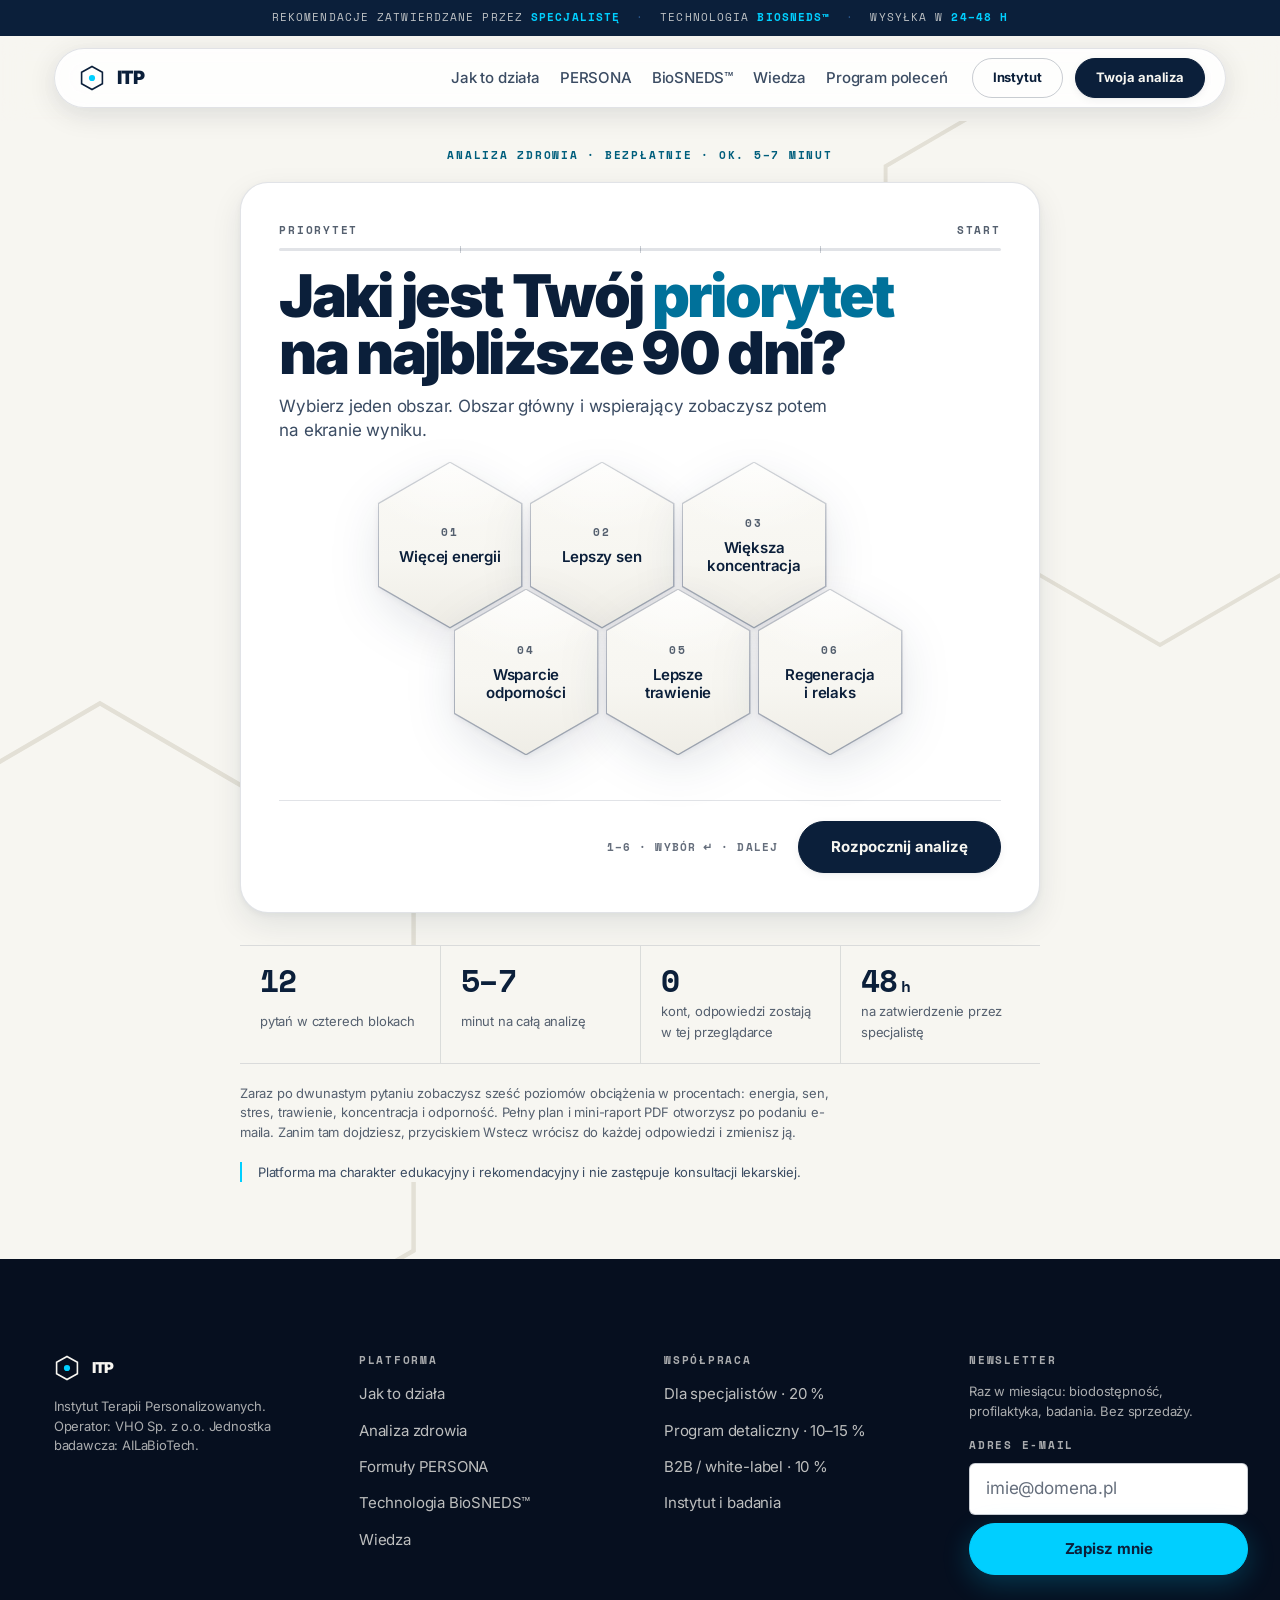
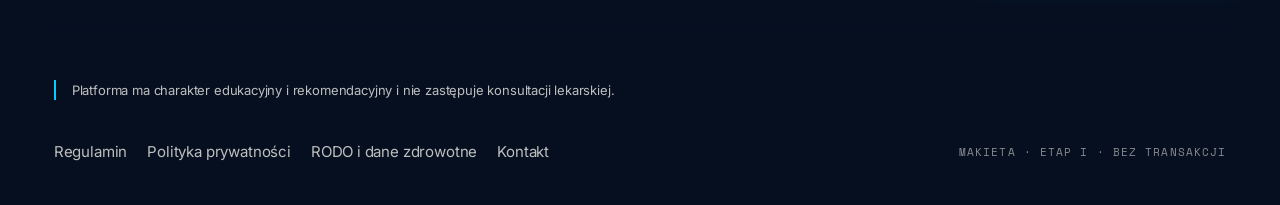
<file: mockups/quiz.html>
<!doctype html>
<html lang="pl">
<head>
<meta charset="utf-8">
<meta name="viewport" content="width=device-width, initial-scale=1">
<title>Analiza zdrowia | ITP</title>
<meta name="description" content="Bezpłatna analiza zdrowia ITP. 12 pytań w 4 blokach, około 5–7 minut, bez zakładania konta. Wynik pokazuje sześć obszarów obciążenia. Dobór formuł zatwierdza specjalista.">
<link rel="stylesheet" href="../styles/tokens.css">
<style>
/* ==========================================================================
   quiz.html — page-specific layer only.
   Everything reusable (buttons, options, progress, fields, chrome) comes from
   ../styles/tokens.css. Below: the quiz panel, the Q0 honeycomb, the energy
   slider, and screen transitions.
   ========================================================================== */

.quiz-stage {
  position: relative;
  padding-block: clamp(24px, 2vw, 28px) clamp(56px, 6vw, 88px);
  overflow: hidden;
}
/* Faint structural hex geometry behind the panel — never louder than a hairline */
.quiz-stage__bg {
  position: absolute; inset: 0; pointer-events: none; z-index: 0;
  color: var(--ivory-edge);
}
.quiz-stage__bg svg { position: absolute; }
.quiz-stage__bg .bg-hex-a { top: -120px; right: -160px; width: 560px; height: auto; }
.quiz-stage__bg .bg-hex-b { bottom: -180px; left: -220px; width: 640px; height: auto; }

.quiz-intro {
  position: relative; z-index: 1;
  display: grid; justify-items: center; gap: var(--sp-4);
  margin-bottom: clamp(16px, 1.4vw, 20px);
  text-align: center;
}

.qwrap { position: relative; z-index: 1; max-width: 800px; margin-inline: auto; }

.qpanel {
  background: var(--ivory-white);
  border: 1px solid var(--line);
  border-radius: var(--r-xl);
  box-shadow: var(--sh-3);
  padding: clamp(20px, 3vw, 44px);
  min-height: 640px;
  display: flex; flex-direction: column;
}

/* Restored-session notice — cyan because it is the personalization voice */
.qnotice {
  display: flex; flex-wrap: wrap; align-items: center; gap: var(--sp-4);
  justify-content: space-between;
  background: var(--cyan-wash);
  border: 1px solid var(--line-cyan);
  border-radius: var(--r-md);
  padding: var(--sp-4) var(--sp-5);
  margin-bottom: var(--sp-7);
}
.qnotice p { flex: 1 1 22rem; font-size: var(--t-body-sm); color: var(--cyan-ink); font-weight: var(--w-medium); }
.qnotice__actions { display: flex; gap: var(--sp-3); }

/* Progress rail — calm and tiny, Function Health voice */
.qrail { margin-bottom: clamp(32px, 5vw, 56px); }
.qrail .progress__track { position: relative; }
.qrail .ptick {
  position: absolute; top: -2px; width: 1px; height: 7px;
  background: var(--line-strong);
}

/* Screens */
.qscreens { flex: 1 1 auto; }
/* Explicit display rules below would defeat the hidden attribute otherwise */
[hidden] { display: none !important; }
.qscreen h2 { outline: none; }
.qscreen h2:focus-visible { outline: none; box-shadow: none; }
.qscreen { animation: qin var(--dur-3) var(--ease-out) both; }
@keyframes qin {
  from { opacity: 0; transform: translateY(14px); }
  to   { opacity: 1; transform: none; }
}
@media (prefers-reduced-motion: reduce) {
  .qscreen { animation: none; }
}
.qscreen__sub { margin-top: var(--sp-4); max-width: 52ch; }
.qscreen__body { margin-top: clamp(24px, 3.6vw, 40px); }
/* Q0 alone must fit a 1440×900 screenful with its CTA (round-2 fold fix);
   later screens keep the roomier rhythm the blind pairs already won with. */
.qpanel:has(#s0:not([hidden])) .qrail { margin-bottom: var(--sp-4); }
.qpanel:has(#s0:not([hidden])) .qerror { margin-top: var(--sp-4); }
.qpanel:has(#s0:not([hidden])) .qnav { padding-top: var(--sp-5); margin-top: var(--sp-2); }
#s0 .qscreen__sub { margin-top: var(--sp-3); }
#s0 .qscreen__body { margin-top: var(--sp-5); }

.qopts { display: grid; gap: var(--sp-3); max-width: 560px; }
.qopts--cols { grid-template-columns: 1fr 1fr; max-width: 620px; }
@media (max-width: 640px) { .qopts--cols { grid-template-columns: 1fr; } }

/* ------------------------------------------------------------------------
   Q0 · HONEYCOMB — six priorities as interlocking hexagons.
   Same clip geometry as the token .hex; positions are pure calc() so one
   --hx swap re-lays the comb: 3+3 rows on desktop, 2-wide comb on mobile.
   ------------------------------------------------------------------- */
.comb {
  --hx: 142px;                                /* hex width                  */
  --g: 10px;                                  /* visual gap                 */
  --hh: calc(var(--hx) * 1.1547);             /* hex height (pointy-top)    */
  --step: calc(var(--hx) + var(--g));         /* horizontal step            */
  --vstep: calc(var(--hh) * .75 + 4px);       /* interlocking vertical step */
  position: relative;
  width: calc(var(--step) * 2.5 + var(--hx));
  height: calc(var(--vstep) + var(--hh));
  margin-inline: auto;
}
.combcell {
  position: absolute;
  width: var(--hx); height: var(--hh);
  /* Depth follows the hexagon silhouette: clip-path clips box-shadow, so the
     cell's edges are shadowed with drop-shadow filters on the wrapper. */
  filter: drop-shadow(0 2px 3px rgba(11, 31, 58, .08))
          drop-shadow(0 14px 24px rgba(11, 31, 58, .11));
  transition: transform var(--dur-1) var(--ease), filter var(--dur-1) var(--ease);
}
.combcell:nth-child(1) { left: 0; top: 0; }
.combcell:nth-child(2) { left: var(--step); top: 0; }
.combcell:nth-child(3) { left: calc(var(--step) * 2); top: 0; }
.combcell:nth-child(4) { left: calc(var(--step) * .5); top: var(--vstep); }
.combcell:nth-child(5) { left: calc(var(--step) * 1.5); top: var(--vstep); }
.combcell:nth-child(6) { left: calc(var(--step) * 2.5); top: var(--vstep); }
.combcell:hover {
  transform: translateY(-3px);
  filter: drop-shadow(0 4px 6px rgba(11, 31, 58, .10))
          drop-shadow(0 20px 34px rgba(11, 31, 58, .16));
}
.combcell:has(.qhex[aria-checked='true']) {
  filter: drop-shadow(0 2px 4px rgba(11, 31, 58, .10))
          drop-shadow(0 16px 30px rgba(0, 207, 255, .28));
}

.combcell__ring, .qhex {
  clip-path: polygon(50% 0%, 100% 25%, 100% 75%, 50% 100%, 0% 75%, 0% 25%);
}
/* The ring layer doubles as the hexagon's hairline border and its focus ring:
   clip-path clips outlines and shadows, so focus is a widened solid ring. */
.combcell__ring {
  position: absolute; inset: -1.5px;
  background: linear-gradient(180deg, rgba(11, 31, 58, .16), rgba(11, 31, 58, .34));
  transition: background var(--dur-1) var(--ease), inset var(--dur-1) var(--ease);
}
.qhex {
  position: absolute; inset: 0;
  border: 0; margin: 0; cursor: pointer;
  /* Ivory facet lit from above: sheen at the top vertex, recessed lower edge */
  background:
    radial-gradient(130% 100% at 50% -15%, rgba(255, 255, 255, .95), rgba(255, 255, 255, 0) 58%),
    linear-gradient(180deg, var(--ivory-bright) 0%, var(--ivory) 58%, var(--ivory-sunk) 100%);
  color: var(--ink);
  font: inherit;
  display: grid; place-content: center; justify-items: center; gap: 6px;
  text-align: center;
  padding-inline: calc(var(--hx) * .13);
}
.qhex:focus { outline: none; }
.qhex__key {
  font-family: var(--font-mono); font-size: var(--t-micro); font-weight: var(--w-bold);
  letter-spacing: var(--ls-mono-wide); color: var(--ink-muted);
}
.qhex__label {
  font-size: 15px; font-weight: var(--w-semi);
  line-height: 1.22; letter-spacing: -.012em;
  text-wrap: balance;
}
.combcell:hover .combcell__ring { background: var(--cyan-deep); }
.combcell:hover .qhex {
  background:
    radial-gradient(130% 100% at 50% -15%, var(--ivory-white), rgba(255, 255, 255, 0) 58%),
    linear-gradient(180deg, var(--ivory-white) 0%, var(--ivory-bright) 58%, var(--ivory) 100%);
}
.combcell:has(.qhex:focus-visible) .combcell__ring { background: var(--cyan-deep); inset: -4px; }
.qhex[aria-checked='true'] {
  background:
    radial-gradient(130% 100% at 50% -15%, rgba(255, 255, 255, .55), rgba(255, 255, 255, 0) 55%),
    linear-gradient(180deg,
      color-mix(in srgb, var(--cyan), var(--ivory-white) 26%) 0%,
      var(--cyan) 58%,
      color-mix(in srgb, var(--cyan), var(--navy-900) 16%) 100%);
}
.qhex[aria-checked='true'] .qhex__key { color: var(--navy-800); }
.qhex[aria-checked='true'] .qhex__label { color: var(--navy-900); font-weight: var(--w-bold); }
.combcell:has(.qhex[aria-checked='true']) .combcell__ring { background: var(--navy-900); inset: -3px; }

@media (max-width: 760px) {
  .comb {
    --hx: clamp(112px, 30vw, 132px);
    --g: 8px;
    width: calc(var(--step) * 1.5 + var(--hx));
    height: calc(var(--vstep) * 2 + var(--hh));
  }
  .combcell:nth-child(1) { left: 0; top: 0; }
  .combcell:nth-child(2) { left: var(--step); top: 0; }
  .combcell:nth-child(3) { left: calc(var(--step) * .5); top: var(--vstep); }
  .combcell:nth-child(4) { left: calc(var(--step) * 1.5); top: var(--vstep); }
  .combcell:nth-child(5) { left: 0; top: calc(var(--vstep) * 2); }
  .combcell:nth-child(6) { left: var(--step); top: calc(var(--vstep) * 2); }
  .qhex__label { font-size: 12.5px; }
}

/* ------------------------------------------------------------------------
   Q1 · SLIDER — live mono readout, cyan progress on a hairline track
   ------------------------------------------------------------------- */
.qslider { max-width: 560px; display: grid; gap: var(--sp-6); }
.qslider__readout { display: grid; justify-items: start; gap: 2px; }
.qslider__value { display: flex; align-items: baseline; gap: var(--sp-2); }
.qslider__num {
  font-family: var(--font-mono); font-weight: var(--w-bold);
  font-size: clamp(3rem, 6vw, 4.25rem); line-height: 1;
  letter-spacing: -.04em; font-feature-settings: 'tnum' 1;
  color: var(--ink);
}
.qslider__den {
  font-family: var(--font-mono); font-size: var(--t-body-sm);
  color: var(--ink-muted); letter-spacing: var(--ls-mono);
}
.qslider__desc {
  font-size: var(--t-body); font-weight: var(--w-semi); color: var(--cyan-ink);
  min-height: 1.6em;
}
.qslider.is-untouched .qslider__num { color: var(--ink-faint); }
.qslider.is-untouched .qslider__desc { color: var(--ink-muted); font-weight: var(--w-regular); }

.qrange {
  -webkit-appearance: none; appearance: none;
  width: 100%; height: 44px; background: transparent; cursor: pointer;
  --pct: 44.44%;
}
.qrange::-webkit-slider-runnable-track {
  height: 4px; border-radius: var(--r-pill);
  background: linear-gradient(to right,
    var(--cyan) 0 var(--pct), var(--line) var(--pct) 100%);
}
.qrange::-webkit-slider-thumb {
  -webkit-appearance: none; appearance: none;
  width: 28px; height: 28px; border-radius: 50%;
  background: var(--navy-900);
  border: 3px solid var(--ivory-white);
  box-shadow: 0 0 0 1px var(--line-strong), var(--sh-2);
  margin-top: -12px;
  transition: box-shadow var(--dur-1) var(--ease);
}
.qrange:focus-visible::-webkit-slider-thumb { box-shadow: var(--ring); }
.qrange:focus-visible { outline: none; box-shadow: none; }
.qrange::-moz-range-track { height: 4px; border-radius: var(--r-pill); background: var(--line); }
.qrange::-moz-range-progress { height: 4px; border-radius: var(--r-pill); background: var(--cyan); }
.qrange::-moz-range-thumb {
  width: 22px; height: 22px; border-radius: 50%;
  background: var(--navy-900); border: 3px solid var(--ivory-white);
  box-shadow: 0 0 0 1px var(--line-strong), var(--sh-2);
}
.qrange:focus { outline: none; }
.qslider__ends {
  display: flex; justify-content: space-between;
  font-family: var(--font-mono); font-size: var(--t-micro);
  font-weight: var(--w-bold); letter-spacing: var(--ls-mono);
  text-transform: uppercase; color: var(--ink-muted);
}

/* Q12 · body weight */
.qkg { display: flex; align-items: center; gap: var(--sp-3); max-width: 260px; }
.qkg .input { font-family: var(--font-mono); font-feature-settings: 'tnum' 1; }
.qkg__unit {
  font-family: var(--font-mono); font-size: var(--t-body-sm);
  font-weight: var(--w-bold); color: var(--ink-muted);
  letter-spacing: var(--ls-mono);
}

/* Error + navigation */
.qerror {
  min-height: 1.5em;
  font-size: var(--t-body-sm); font-weight: var(--w-medium);
  color: var(--alert);
  margin-top: var(--sp-5);
}
.qnav {
  display: flex; align-items: center; justify-content: space-between;
  gap: var(--sp-4);
  margin-top: var(--sp-3);
  padding-top: var(--sp-6);
  border-top: 1px solid var(--line);
}
.qnav__fwd { display: flex; align-items: center; gap: var(--sp-5); margin-left: auto; }
.qnav__hint {
  font-family: var(--font-mono); font-size: var(--t-micro);
  font-weight: var(--w-bold); letter-spacing: var(--ls-mono);
  text-transform: uppercase; color: var(--ink-faint);
}
#q-back.is-hidden { visibility: hidden; }
@media (max-width: 480px) { .qnav__hint { display: none; } }

.quiz-legal {
  position: relative; z-index: 1;
  max-width: 800px; margin: var(--sp-7) auto 0;
  display: grid; gap: var(--sp-5);
  /* Solid ground so the structural bg hex hairline cannot cross the fact
     row and read as a stray border (same hue as the stage — no seam). */
  background: var(--ivory);
}
/* Hairline-separated fact row closing the panel (FH stat device, doc facts:
   12 questions / 4 blocks, 5–7 min, no account + localStorage, 48 h review) */
.qfacts {
  display: grid; grid-template-columns: repeat(4, minmax(0, 1fr));
  border-block: 1px solid var(--line);
}
.qfacts .stat { padding: var(--sp-5); }
.qfacts__unit { font-size: 1rem; margin-left: 3px; }
.qfacts .stat + .stat { border-left: 1px solid var(--line); }
.qfacts .stat__num { font-size: clamp(1.75rem, 2.4vw, 2.4rem); }
@media (max-width: 760px) {
  .qfacts { grid-template-columns: repeat(2, minmax(0, 1fr)); }
  .qfacts .stat:nth-child(3) { border-left: 0; }
  .qfacts .stat:nth-child(n+3) { border-top: 1px solid var(--line); }
}
</style>
</head>
<body>

<!-- --------------------------------------------------- FRAGMENT 1 · SKIP -->
<a class="skip-link" href="#main">Przejdź do treści</a>

<!-- ------------------------------------- FRAGMENT 2 · TRUST BAR (doc 7.1 §0) -->
<div class="trustbar">
  <div class="trustbar__inner">
    <span>Rekomendacje zatwierdzane przez <b>specjalistę</b></span>
    <span class="trustbar__dot" aria-hidden="true">·</span>
    <span>Technologia <b>BioSNEDS™</b></span>
    <span class="trustbar__dot" aria-hidden="true">·</span>
    <span>Wysyłka w <b>24–48 h</b></span>
  </div>
</div>

<!-- ------------------------------------------------- FRAGMENT 3 · HEADER -->
<header class="sitehead">
  <div class="wrap">
    <div class="sitehead__bar">
      <a class="sitehead__brand" href="hero.html">
        <svg width="26" height="26" viewBox="0 0 26 26" fill="none" aria-hidden="true">
          <path d="M13 1.5 23.4 7.25v11.5L13 24.5 2.6 18.75V7.25L13 1.5Z"
                stroke="#0B1F3A" stroke-width="1.6"/>
          <circle cx="13" cy="13" r="3.1" fill="#00CFFF"/>
        </svg>
        ITP
      </a>
      <nav class="sitehead__nav" aria-label="Główna nawigacja">
        <a href="hero.html#jak-to-dziala">Jak to działa</a>
        <a href="product.html">PERSONA</a>
        <a href="biosneds.html">BioSNEDS™</a>
        <a href="blog.html">Wiedza</a>
        <a href="affiliate.html">Program poleceń</a>
      </nav>
      <div class="sitehead__actions">
        <a class="btn btn--ghost btn--sm btn--nav-hide" href="hero.html#instytut">Instytut</a>
        <a class="btn btn--primary btn--sm" href="quiz.html" aria-current="page">Twoja analiza</a>
      </div>
      <button class="menu-toggle" type="button"
              data-itp-menu-toggle
              aria-expanded="false"
              aria-controls="itp-menu-panel"
              aria-label="Otwórz menu"
              data-label-open="Otwórz menu"
              data-label-close="Zamknij menu">
        <svg width="18" height="12" viewBox="0 0 18 12" aria-hidden="true">
          <path d="M0 1h18M0 6h18M0 11h18" stroke="#0B1F3A" stroke-width="1.6"/>
        </svg>
      </button>
    </div>
    <div class="menu-panel" id="itp-menu-panel">
      <a href="hero.html#jak-to-dziala">Jak to działa</a>
      <a href="product.html">PERSONA</a>
      <a href="biosneds.html">BioSNEDS™</a>
      <a href="blog.html">Wiedza</a>
      <a href="affiliate.html">Program poleceń</a>
      <a href="hero.html#instytut">Instytut</a>
      <a class="btn btn--primary btn--block" href="quiz.html" aria-current="page">Twoja analiza</a>
    </div>
  </div>
</header>

<main id="main">
  <section class="quiz-stage section--ivory">
    <div class="quiz-stage__bg" aria-hidden="true">
      <svg class="bg-hex-a" viewBox="0 0 100 116" fill="none">
        <path d="M50 1 99 29.5v57L50 115 1 86.5v-57L50 1Z" stroke="currentColor" stroke-width=".7"/>
      </svg>
      <svg class="bg-hex-b" viewBox="0 0 100 116" fill="none">
        <path d="M50 1 99 29.5v57L50 115 1 86.5v-57L50 1Z" stroke="currentColor" stroke-width=".7"/>
      </svg>
    </div>

    <div class="wrap">
      <div class="quiz-intro">
        <h1 class="visually-hidden">Analiza zdrowia ITP</h1>
        <p class="eyebrow eyebrow--bare">Analiza zdrowia · bezpłatnie · ok.&nbsp;5–7&nbsp;minut</p>
      </div>

      <div class="qwrap">
        <div class="qpanel">

          <div class="qnotice" id="q-notice" hidden>
            <p id="q-notice-text">Wracasz dokładnie do&nbsp;pytania, na&nbsp;którym analiza się zatrzymała. Każdą wcześniejszą odpowiedź zobaczysz zaznaczoną na&nbsp;swoim ekranie.</p>
            <div class="qnotice__actions">
              <a class="btn btn--primary btn--sm" id="q-notice-result" href="result.html" hidden>Zobacz wynik</a>
              <button class="btn btn--ghost btn--sm" id="q-restart" type="button">Zacznij od nowa</button>
            </div>
          </div>

          <div class="qrail progress">
            <div class="progress__meta">
              <span id="q-block">Priorytet</span>
              <span id="q-counter">Start</span>
            </div>
            <div class="progress__track">
              <span class="ptick" style="left:25%" aria-hidden="true"></span>
              <span class="ptick" style="left:50%" aria-hidden="true"></span>
              <span class="ptick" style="left:75%" aria-hidden="true"></span>
              <div class="progress__fill" id="q-fill" style="width:0%"></div>
            </div>
          </div>

          <div class="qscreens">

            <!-- ============================================= Q0 · PRIORITY -->
            <section class="qscreen" id="s0" data-type="priority" aria-labelledby="s0-h">
              <h2 class="t-d2" id="s0-h" tabindex="-1">Jaki jest Twój <span class="t-accent">priorytet</span> na&nbsp;najbliższe 90&nbsp;dni?</h2>
              <p class="t-lead qscreen__sub">Wybierz jeden obszar. Obszar główny i&nbsp;wspierający zobaczysz potem na&nbsp;ekranie wyniku.</p>
              <div class="qscreen__body">
                <div class="comb" role="radiogroup" aria-labelledby="s0-h">
                  <div class="combcell"><span class="combcell__ring"></span>
                    <button class="qhex" type="button" role="radio" aria-checked="false" data-value="energia">
                      <span class="qhex__key">01</span><span class="qhex__label">Więcej energii</span>
                    </button></div>
                  <div class="combcell"><span class="combcell__ring"></span>
                    <button class="qhex" type="button" role="radio" aria-checked="false" data-value="sen">
                      <span class="qhex__key">02</span><span class="qhex__label">Lepszy sen</span>
                    </button></div>
                  <div class="combcell"><span class="combcell__ring"></span>
                    <button class="qhex" type="button" role="radio" aria-checked="false" data-value="koncentracja">
                      <span class="qhex__key">03</span><span class="qhex__label">Większa koncentracja</span>
                    </button></div>
                  <div class="combcell"><span class="combcell__ring"></span>
                    <button class="qhex" type="button" role="radio" aria-checked="false" data-value="odpornosc">
                      <span class="qhex__key">04</span><span class="qhex__label">Wsparcie odporności</span>
                    </button></div>
                  <div class="combcell"><span class="combcell__ring"></span>
                    <button class="qhex" type="button" role="radio" aria-checked="false" data-value="trawienie">
                      <span class="qhex__key">05</span><span class="qhex__label">Lepsze trawienie</span>
                    </button></div>
                  <div class="combcell"><span class="combcell__ring"></span>
                    <button class="qhex" type="button" role="radio" aria-checked="false" data-value="regeneracja">
                      <span class="qhex__key">06</span><span class="qhex__label">Regeneracja i&nbsp;relaks</span>
                    </button></div>
                </div>
              </div>
            </section>

            <!-- ================================== BLOK 1 · STAN OBECNY -->
            <section class="qscreen" id="s1" data-type="slider" hidden aria-labelledby="s1-h">
              <h2 class="t-d2" id="s1-h" tabindex="-1">Poranny poziom energii</h2>
              <p class="t-lead qscreen__sub">Jak zwykle czujesz się w&nbsp;pierwszej godzinie po&nbsp;przebudzeniu? Nie licz najlepszego ani najgorszego dnia. Weź swój najbardziej powtarzalny poranek z&nbsp;ostatniego miesiąca.</p>
              <div class="qscreen__body">
                <div class="qslider is-untouched" id="q1-slider">
                  <div class="qslider__readout">
                    <span class="qslider__value" aria-hidden="true">
                      <span class="qslider__num" id="q1-num">05</span>
                      <span class="qslider__den">/ 10</span>
                    </span>
                    <span class="qslider__desc" id="q1-desc">Przeciągnij suwak albo przesuń go strzałkami</span>
                  </div>
                  <input class="qrange" id="q1-range" type="range" min="1" max="10" step="1" value="5"
                         aria-labelledby="s1-h" aria-describedby="q1-desc"
                         aria-valuetext="5 z 10">
                  <div class="qslider__ends" aria-hidden="true">
                    <span>1 · Wyczerpany</span><span>10 · Pełnia sił</span>
                  </div>
                </div>
                <p class="t-caption" style="margin-top:var(--sp-7);max-width:52ch">
                  Przy każdym stopniu skali zobaczysz jego słowo pod liczbą.
                  Na&nbsp;piątce przeczytasz Umiarkowanie, na&nbsp;ósemce Bardzo
                  dobrze.</p>
              </div>
            </section>

            <section class="qscreen" id="s2" data-type="radio" data-q="q2" hidden aria-labelledby="s2-h">
              <h2 class="t-d2" id="s2-h" tabindex="-1">Jakość snu</h2>
              <p class="t-lead qscreen__sub">Uśrednij ostatnie 2–4 tygodnie.</p>
              <div class="qscreen__body">
                <div class="qopts" role="radiogroup" aria-labelledby="s2-h">
                  <button class="option" type="button" role="radio" aria-checked="false" data-value="Dobra"><span class="option__key">1</span>Dobra</button>
                  <button class="option" type="button" role="radio" aria-checked="false" data-value="Przeciętna"><span class="option__key">2</span>Przeciętna</button>
                  <button class="option" type="button" role="radio" aria-checked="false" data-value="Słaba"><span class="option__key">3</span>Słaba</button>
                </div>
              </div>
            </section>

            <section class="qscreen" id="s3" data-type="radio" data-q="q3" hidden aria-labelledby="s3-h">
              <h2 class="t-d2" id="s3-h" tabindex="-1">Częstotliwość stresu</h2>
              <p class="t-lead qscreen__sub">Jak często napięcie utrudnia Ci dzień?</p>
              <div class="qscreen__body">
                <div class="qopts" role="radiogroup" aria-labelledby="s3-h">
                  <button class="option" type="button" role="radio" aria-checked="false" data-value="Rzadko"><span class="option__key">1</span>Rzadko</button>
                  <button class="option" type="button" role="radio" aria-checked="false" data-value="Kilka razy w tygodniu"><span class="option__key">2</span>Kilka razy w&nbsp;tygodniu</button>
                  <button class="option" type="button" role="radio" aria-checked="false" data-value="Prawie codziennie"><span class="option__key">3</span>Prawie codziennie</button>
                </div>
              </div>
            </section>

            <!-- ===================== BLOK 2 · FIZJOLOGIA I STYL ŻYCIA -->
            <section class="qscreen" id="s4" data-type="radio" data-q="q4" hidden aria-labelledby="s4-h">
              <h2 class="t-d2" id="s4-h" tabindex="-1">Trudności trawienne</h2>
              <p class="t-lead qscreen__sub">Na ile doskwierają Ci wzdęcia, ciężkość i&nbsp;nieregularne wypróżnienia?</p>
              <div class="qscreen__body">
                <div class="qopts" role="radiogroup" aria-labelledby="s4-h">
                  <button class="option" type="button" role="radio" aria-checked="false" data-value="Brak"><span class="option__key">1</span>Brak</button>
                  <button class="option" type="button" role="radio" aria-checked="false" data-value="Łagodne"><span class="option__key">2</span>Łagodne</button>
                  <button class="option" type="button" role="radio" aria-checked="false" data-value="Wyraźne"><span class="option__key">3</span>Wyraźne</button>
                </div>
              </div>
            </section>

            <section class="qscreen" id="s5" data-type="radio" data-q="q5" hidden aria-labelledby="s5-h">
              <h2 class="t-d2" id="s5-h" tabindex="-1">Aktywność fizyczna</h2>
              <p class="t-lead qscreen__sub">Liczy się każdy świadomy ruch: trening, szybki spacer, basen, rower.</p>
              <div class="qscreen__body">
                <div class="qopts" role="radiogroup" aria-labelledby="s5-h">
                  <button class="option" type="button" role="radio" aria-checked="false" data-value="Prawie żadna"><span class="option__key">1</span>Prawie żadna</button>
                  <button class="option" type="button" role="radio" aria-checked="false" data-value="1–2× w tygodniu"><span class="option__key">2</span>1–2× w&nbsp;tygodniu</button>
                  <button class="option" type="button" role="radio" aria-checked="false" data-value="3+× w tygodniu"><span class="option__key">3</span>3+× w&nbsp;tygodniu</button>
                </div>
              </div>
            </section>

            <section class="qscreen" id="s6" data-type="radio" data-q="q6" hidden aria-labelledby="s6-h">
              <h2 class="t-d2" id="s6-h" tabindex="-1">Model diety</h2>
              <p class="t-lead qscreen__sub">Wybierz to, co najbliżej opisuje Twój zwykły tydzień. Ten wybór nie wchodzi do&nbsp;punktacji i&nbsp;trafia do&nbsp;specjalisty jako kontekst.</p>
              <div class="qscreen__body">
                <div class="qopts qopts--cols" role="radiogroup" aria-labelledby="s6-h">
                  <button class="option" type="button" role="radio" aria-checked="false" data-value="Standardowa"><span class="option__key">1</span>Standardowa</button>
                  <button class="option" type="button" role="radio" aria-checked="false" data-value="Wegetariańska"><span class="option__key">2</span>Wegetariańska</button>
                  <button class="option" type="button" role="radio" aria-checked="false" data-value="Keto"><span class="option__key">3</span>Keto</button>
                  <button class="option" type="button" role="radio" aria-checked="false" data-value="Bezglutenowa"><span class="option__key">4</span>Bezglutenowa</button>
                  <button class="option" type="button" role="radio" aria-checked="false" data-value="Inna"><span class="option__key">5</span>Inna</button>
                </div>
              </div>
            </section>

            <!-- ==================== BLOK 3 · STYMULANTY I RÓWNOWAGA -->
            <section class="qscreen" id="s7" data-type="radio" data-q="q7" hidden aria-labelledby="s7-h">
              <h2 class="t-d2" id="s7-h" tabindex="-1">Kofeina</h2>
              <p class="t-lead qscreen__sub">Policz kawę, herbatę i&nbsp;napoje energetyczne z&nbsp;typowego dnia.</p>
              <div class="qscreen__body">
                <div class="qopts" role="radiogroup" aria-labelledby="s7-h">
                  <button class="option" type="button" role="radio" aria-checked="false" data-value="Brak"><span class="option__key">1</span>Brak</button>
                  <button class="option" type="button" role="radio" aria-checked="false" data-value="Umiarkowana"><span class="option__key">2</span>Umiarkowana</button>
                  <button class="option" type="button" role="radio" aria-checked="false" data-value="Wysoka"><span class="option__key">3</span>Wysoka</button>
                </div>
              </div>
            </section>

            <section class="qscreen" id="s8" data-type="radio" data-q="q8" hidden aria-labelledby="s8-h">
              <h2 class="t-d2" id="s8-h" tabindex="-1">Alkohol</h2>
              <p class="t-lead qscreen__sub">Oceń typowy tydzień.</p>
              <div class="qscreen__body">
                <div class="qopts" role="radiogroup" aria-labelledby="s8-h">
                  <button class="option" type="button" role="radio" aria-checked="false" data-value="Brak"><span class="option__key">1</span>Brak</button>
                  <button class="option" type="button" role="radio" aria-checked="false" data-value="Okazjonalnie"><span class="option__key">2</span>Okazjonalnie</button>
                  <button class="option" type="button" role="radio" aria-checked="false" data-value="Często"><span class="option__key">3</span>Często</button>
                </div>
              </div>
            </section>

            <section class="qscreen" id="s9" data-type="radio" data-q="q9" hidden aria-labelledby="s9-h">
              <h2 class="t-d2" id="s9-h" tabindex="-1">Obecna suplementacja</h2>
              <p class="t-lead qscreen__sub">Specjalista zobaczy, co już bierzesz, i&nbsp;nie dobierze formuły z&nbsp;tym samym składnikiem w&nbsp;podwójnej dawce. Licz też pojedynczą witaminę D albo magnez z&nbsp;apteki. Złożony schemat zaczyna się przy kilku preparatach dziennie.</p>
              <div class="qscreen__body">
                <div class="qopts" role="radiogroup" aria-labelledby="s9-h">
                  <button class="option" type="button" role="radio" aria-checked="false" data-value="Nie"><span class="option__key">1</span>Nie</button>
                  <button class="option" type="button" role="radio" aria-checked="false" data-value="Tak, pojedyncze produkty"><span class="option__key">2</span>Tak, pojedyncze produkty</button>
                  <button class="option" type="button" role="radio" aria-checked="false" data-value="Tak, złożony schemat"><span class="option__key">3</span>Tak, złożony schemat</button>
                </div>
              </div>
            </section>

            <!-- ==================================== BLOK 4 · METRYKI -->
            <section class="qscreen" id="s10" data-type="radio" data-q="q10" hidden aria-labelledby="s10-h">
              <h2 class="t-d2" id="s10-h" tabindex="-1">Ostatnie badania krwi</h2>
              <p class="t-lead qscreen__sub">Morfologia, lipidogram, glukoza lub szersze panele. Zaznaczasz tylko, jak dawno były, i&nbsp;żadnej liczby z&nbsp;badania tu nie wpisujesz.</p>
              <div class="qscreen__body">
                <div class="qopts qopts--cols" role="radiogroup" aria-labelledby="s10-h">
                  <button class="option" type="button" role="radio" aria-checked="false" data-value="Do 3 miesięcy"><span class="option__key">1</span>Do 3&nbsp;miesięcy</button>
                  <button class="option" type="button" role="radio" aria-checked="false" data-value="3–12 miesięcy"><span class="option__key">2</span>3–12 miesięcy</button>
                  <button class="option" type="button" role="radio" aria-checked="false" data-value="Ponad rok"><span class="option__key">3</span>Ponad rok</button>
                  <button class="option" type="button" role="radio" aria-checked="false" data-value="Nie pamiętam"><span class="option__key">4</span>Nie pamiętam</button>
                </div>
              </div>
            </section>

            <section class="qscreen" id="s11" data-type="radio" data-q="q11" hidden aria-labelledby="s11-h">
              <h2 class="t-d2" id="s11-h" tabindex="-1">Wiek</h2>
              <p class="t-lead qscreen__sub">Wystarczy przedział wieku.</p>
              <div class="qscreen__body">
                <div class="qopts qopts--cols" role="radiogroup" aria-labelledby="s11-h">
                  <button class="option" type="button" role="radio" aria-checked="false" data-value="18–29"><span class="option__key">1</span>18–29</button>
                  <button class="option" type="button" role="radio" aria-checked="false" data-value="30–39"><span class="option__key">2</span>30–39</button>
                  <button class="option" type="button" role="radio" aria-checked="false" data-value="40–49"><span class="option__key">3</span>40–49</button>
                  <button class="option" type="button" role="radio" aria-checked="false" data-value="50+"><span class="option__key">4</span>50+</button>
                </div>
              </div>
            </section>

            <section class="qscreen" id="s12" data-type="number" hidden aria-labelledby="s12-h">
              <h2 class="t-d2" id="s12-h" tabindex="-1">Masa ciała</h2>
              <p class="t-lead qscreen__sub">Podajesz masę ciała tylko po&nbsp;to, żebyśmy oszacowali dawki.</p>
              <div class="qscreen__body">
                <div class="field">
                  <label class="field__label" for="q12-in">Masa ciała (kg)</label>
                  <div class="qkg">
                    <input class="input" id="q12-in" type="text" inputmode="decimal"
                           autocomplete="off" placeholder="np. 72"
                           aria-describedby="q12-help q-error">
                    <span class="qkg__unit" aria-hidden="true">kg</span>
                  </div>
                  <p class="t-caption" id="q12-help">Wpisz liczbę od 30 do 250, z&nbsp;przecinkiem, jeśli tak wygodniej, na przykład 72,5.</p>
                </div>
                <p class="t-caption" style="margin-top:var(--sp-7);max-width:52ch">
                  Wynik powstaje z&nbsp;jawnej heurystyki, czyli ze&nbsp;spisanego
                  z&nbsp;góry zestawu reguł punktowych. Priorytet z&nbsp;pierwszego
                  ekranu dopisuje osiem punktów do&nbsp;swojego obszaru, przy
                  regeneracji po&nbsp;pięć do&nbsp;stresu i&nbsp;snu. Zestaw formuł
                  z&nbsp;tej heurystyki obejrzy potem ręcznie specjalista
                  z&nbsp;Instytutu, potwierdzi go albo zmieni i&nbsp;w&nbsp;ciągu
                  48&nbsp;h dostaniesz od&nbsp;niego uzasadnienie doboru każdej
                  formuły.</p>
              </div>
            </section>

          </div>

          <p class="qerror" id="q-error" role="status" aria-live="polite"></p>

          <div class="qnav">
            <button class="btn btn--ghost is-hidden" id="q-back" type="button">← Wstecz</button>
            <div class="qnav__fwd">
              <span class="qnav__hint" id="q-hint" aria-hidden="true">1–6 · wybór&ensp;↵ · dalej</span>
              <button class="btn btn--primary" id="q-next" type="button">Rozpocznij analizę</button>
            </div>
          </div>

        </div>

        <div class="quiz-legal">
          <div class="qfacts">
            <div class="stat">
              <span class="stat__num">12</span>
              <span class="stat__label">pytań w&nbsp;czterech blokach</span>
            </div>
            <div class="stat">
              <span class="stat__num">5–7</span>
              <span class="stat__label">minut na całą analizę</span>
            </div>
            <div class="stat">
              <span class="stat__num">0</span>
              <span class="stat__label">kont, odpowiedzi zostają w&nbsp;tej przeglądarce</span>
            </div>
            <div class="stat">
              <span class="stat__num">48<span class="qfacts__unit">h</span></span>
              <span class="stat__label">na zatwierdzenie przez specjalistę</span>
            </div>
          </div>
          <p class="t-caption" style="max-width:74ch">Zaraz po&nbsp;dwunastym
            pytaniu zobaczysz sześć poziomów obciążenia w&nbsp;procentach: energia,
            sen, stres, trawienie, koncentracja i&nbsp;odporność. Pełny plan
            i&nbsp;mini-raport&nbsp;PDF otworzysz po&nbsp;podaniu e-maila.
            Zanim tam dojdziesz, przyciskiem Wstecz wrócisz do&nbsp;każdej
            odpowiedzi i&nbsp;zmienisz ją.</p>
          <p class="disclaimer">Platforma ma charakter edukacyjny i rekomendacyjny
            i nie zastępuje konsultacji lekarskiej.</p>
        </div>
      </div>
    </div>
  </section>
</main>

<!-- ------------------------------------- FRAGMENT 4 · FOOTER (doc 7.1 §9) -->
<footer class="sitefoot">
  <div class="wrap">

    <div class="grid grid--4" style="gap:var(--sp-9)">
      <div>
        <a class="sitehead__brand" href="hero.html" style="color:var(--ivory);margin-bottom:var(--sp-4)">
          <svg width="26" height="26" viewBox="0 0 26 26" fill="none" aria-hidden="true">
            <path d="M13 1.5 23.4 7.25v11.5L13 24.5 2.6 18.75V7.25L13 1.5Z"
                  stroke="#F7F6F1" stroke-width="1.6"/>
            <circle cx="13" cy="13" r="3.1" fill="#00CFFF"/>
          </svg>
          ITP
        </a>
        <p class="t-caption" style="color:var(--on-navy-muted);max-width:30ch">
          Instytut Terapii Personalizowanych. Operator: VHO&nbsp;Sp.&nbsp;z&nbsp;o.o.
          Jednostka badawcza: AILaBioTech.
        </p>
      </div>

      <div>
        <h4>Platforma</h4>
        <div class="sitefoot__links">
          <a href="hero.html#jak-to-dziala">Jak to działa</a>
          <a href="quiz.html">Analiza zdrowia</a>
          <a href="product.html">Formuły PERSONA</a>
          <a href="biosneds.html">Technologia BioSNEDS™</a>
          <a href="blog.html">Wiedza</a>
        </div>
      </div>

      <div>
        <h4>Współpraca</h4>
        <div class="sitefoot__links">
          <a href="affiliate.html#specjalisci">Dla specjalistów · 20 %</a>
          <a href="affiliate.html#partnerzy">Program detaliczny · 10–15 %</a>
          <a href="affiliate.html#white-label">B2B / white-label · 10 %</a>
          <a href="hero.html#instytut">Instytut i badania</a>
        </div>
      </div>

      <div>
        <h4>Newsletter</h4>
        <p class="t-caption" style="color:var(--on-navy-muted);margin-bottom:var(--sp-4)">
          Raz w miesiącu: biodostępność, profilaktyka, badania. Bez sprzedaży.
        </p>
        <form class="field" data-itp-newsletter novalidate>
          <label class="field__label" for="nl-email">Adres e-mail</label>
          <input class="input" id="nl-email" type="email" name="email"
                 placeholder="imie@domena.pl" autocomplete="email" required>
          <button class="btn btn--cyan btn--block" type="submit">Zapisz mnie</button>
          <p class="t-caption" data-itp-newsletter-msg role="status" aria-live="polite"
             style="color:var(--on-navy-muted)"></p>
        </form>
      </div>
    </div>

    <hr class="rule" style="margin-block:var(--sp-9)">

    <p class="disclaimer" style="max-width:74ch">
      Platforma ma charakter edukacyjny i rekomendacyjny i nie zastępuje
      konsultacji lekarskiej.
    </p>

    <div style="display:flex;flex-wrap:wrap;gap:var(--sp-5);align-items:center;
                justify-content:space-between;margin-top:var(--sp-8)">
      <div class="sitefoot__links" style="grid-auto-flow:column;gap:var(--sp-5)">
        <a href="hero.html#bezpieczenstwo">Regulamin</a>
        <a href="hero.html#bezpieczenstwo">Polityka prywatności</a>
        <a href="hero.html#bezpieczenstwo">RODO i dane zdrowotne</a>
        <a href="hero.html#kontakt">Kontakt</a>
      </div>
      <p class="mono" style="font-size:var(--t-micro);letter-spacing:var(--ls-mono);
                            color:var(--on-navy-faint);text-transform:uppercase">
        Makieta · etap I · bez transakcji
      </p>
    </div>

  </div>
</footer>

<script src="../scripts/chrome.js"></script>
<script>
/* ==========================================================================
   quiz.html — quiz engine.
   13 screens (Q0 priority + 12 questions in 4 blocks), persisted to
   localStorage['itp-quiz'] on every answer, restored on load, finished by a
   redirect to result.html with a payload result.html consumes:
   { priority, answers: {q1..q12}, scores: {6 domains 0–100}, completedAt }.
   ========================================================================== */
(function () {
  'use strict';

  var KEY = 'itp-quiz';
  var TOTAL = 12;

  var BLOCKS = [
    { label: 'Priorytet', from: 0, to: 0 },
    { label: 'Blok 1 · Stan obecny', from: 1, to: 3 },
    { label: 'Blok 2 · Fizjologia i styl życia', from: 4, to: 6 },
    { label: 'Blok 3 · Stymulanty i równowaga', from: 7, to: 9 },
    { label: 'Blok 4 · Metryki', from: 10, to: 12 }
  ];

  var DESCRIPTORS = ['Wyczerpany', 'Bardzo nisko', 'Nisko', 'Poniżej średniej',
    'Umiarkowanie', 'Przyzwoicie', 'Dobrze', 'Bardzo dobrze', 'Wysoko', 'Pełnia sił'];

  var screens = Array.prototype.slice.call(document.querySelectorAll('.qscreen'));
  var elBlock = document.getElementById('q-block');
  var elCounter = document.getElementById('q-counter');
  var elFill = document.getElementById('q-fill');
  var elError = document.getElementById('q-error');
  var elBack = document.getElementById('q-back');
  var elNext = document.getElementById('q-next');
  var elHint = document.getElementById('q-hint');
  var elNotice = document.getElementById('q-notice');
  var elNoticeText = document.getElementById('q-notice-text');
  var elNoticeResult = document.getElementById('q-notice-result');
  var elRestart = document.getElementById('q-restart');
  var slider = document.getElementById('q1-range');
  var sliderBox = document.getElementById('q1-slider');
  var sliderNum = document.getElementById('q1-num');
  var sliderDesc = document.getElementById('q1-desc');
  var kgInput = document.getElementById('q12-in');

  var state = { priority: null, answers: {}, pos: 0 };
  var finishing = false;

  /* ------------------------------------------------------ persistence */
  function save(extra) {
    var payload = {
      v: 1,
      priority: state.priority,
      answers: state.answers,
      pos: state.pos,
      updatedAt: new Date().toISOString()
    };
    /* A completed result must survive page revisits: never strip
       scores/completedAt, or result.html falls back to the example profile. */
    if (state.scores) payload.scores = state.scores;
    if (state.completedAt) payload.completedAt = state.completedAt;
    if (extra) for (var k in extra) payload[k] = extra[k];
    try { localStorage.setItem(KEY, JSON.stringify(payload)); } catch (e) { /* private mode */ }
  }

  function load() {
    try {
      var raw = localStorage.getItem(KEY);
      if (!raw) return null;
      var d = JSON.parse(raw);
      if (!d || typeof d !== 'object') return null;
      return d;
    } catch (e) { return null; }
  }

  /* ------------------------------------------------------------ rail */
  function blockFor(i) {
    for (var b = 0; b < BLOCKS.length; b++) {
      if (i >= BLOCKS[b].from && i <= BLOCKS[b].to) return BLOCKS[b];
    }
    return BLOCKS[0];
  }

  function pad2(n) { return (n < 10 ? '0' : '') + n; }

  function updateRail() {
    var i = state.pos;
    elBlock.textContent = blockFor(i).label;
    elCounter.textContent = i === 0 ? 'Start' : 'Pytanie ' + pad2(i) + ' / ' + TOTAL;
    elFill.style.width = (i / TOTAL * 100) + '%';
  }

  function updateNav() {
    var i = state.pos;
    elBack.classList.toggle('is-hidden', i === 0);
    elNext.textContent = i === 0 ? 'Rozpocznij analizę'
      : i === TOTAL ? 'Zobacz wynik' : 'Dalej';
    var type = screens[i].getAttribute('data-type');
    elHint.hidden = (type === 'number' || type === 'slider');
    if (type === 'priority') elHint.textContent = '1–6 · wybór\u2002↵ · dalej';
    else if (type === 'radio') elHint.textContent = '1–' +
      screens[i].querySelectorAll('.option').length + ' · wybór\u2002↵ · dalej';
  }

  /* ----------------------------------------------------- navigation */
  function setError(msg) {
    /* clear then set so repeated identical errors re-announce */
    elError.textContent = '';
    if (msg) requestAnimationFrame(function () { elError.textContent = msg; });
  }

  function goTo(i, focusHeading) {
    i = Math.max(0, Math.min(TOTAL, i));
    screens.forEach(function (s, idx) { s.hidden = idx !== i; });
    state.pos = i;
    setError('');
    updateRail();
    updateNav();
    save();
    var h = screens[i].querySelector('h2');
    if (focusHeading !== false && h) {
      h.focus({ preventScroll: true });
      var panel = document.querySelector('.qpanel');
      var top = panel.getBoundingClientRect().top + window.pageYOffset - 96;
      window.scrollTo({ top: Math.max(0, top), behavior: 'auto' });
    }
  }

  function validate() {
    var s = screens[state.pos];
    var type = s.getAttribute('data-type');
    if (type === 'priority') {
      return state.priority ? null : 'Najpierw wybierz jeden z sześciu obszarów.';
    }
    if (type === 'slider') {
      return ('q1' in state.answers) ? null
        : 'Ustaw suwak. Strzałki na klawiaturze też zadziałają.';
    }
    if (type === 'radio') {
      var q = s.getAttribute('data-q');
      return (q in state.answers) ? null : 'Wybierz jedną odpowiedź.';
    }
    if (type === 'number') {
      var v = parseKg(kgInput.value);
      if (v === null) return 'Wpisz masę ciała w kilogramach. Liczba od 30 do 250.';
      state.answers.q12 = v;
      return null;
    }
    return null;
  }

  function parseKg(raw) {
    var t = String(raw || '').trim().replace(',', '.');
    if (!/^\d{1,3}(\.\d{1,2})?$/.test(t)) return null;
    var v = parseFloat(t);
    if (isNaN(v) || v < 30 || v > 250) return null;
    return v;
  }

  function next() {
    var err = validate();
    if (err) { setError(err); return; }
    if (state.pos === TOTAL) { finish(); return; }
    goTo(state.pos + 1);
  }

  function back() { if (state.pos > 0) goTo(state.pos - 1); }

  /* ------------------------------------------------------------ scores
     Transparent heuristic — NOT a clinical algorithm. Labelled as such in
     the UI; every derived score awaits specialist validation (Stage I:
     manual review within 48 h). Rules:
       · Six domains, 0–100, HIGHER = greater estimated burden.
       · Base values come from each domain's primary question:
           energia      90 − (q1−1)·10          (slider 1..10, inverted)
           sen          q2: Dobra 20 / Przeciętna 55 / Słaba 85
           stres        q3: Rzadko 20 / Kilka razy w tygodniu 55 / Prawie codziennie 85
           trawienie    q4: Brak 15 / Łagodne 50 / Wyraźne 82
           koncentracja mean of the energy and stress bases
           odpornosc    30 flat base
       · Modifiers (added):
           q5 aktywność   Prawie żadna: energia+8, odpornosc+15
                          1–2×/tydz.:   odpornosc+8
                          3+×/tydz.:    energia−5, odpornosc−5
           q7 kofeina     Umiarkowana: sen+5
                          Wysoka:      sen+12, stres+8, energia+5, koncentracja+5
           q8 alkohol     Okazjonalnie: sen+4
                          Często:       sen+10, trawienie+8, odpornosc+6
           q11 wiek       40–49: energia+3, odpornosc+3 · 50+: energia+6, odpornosc+6
           priorytet      +8 to the chosen domain (self-reported concern);
                          "regeneracja" → stres+5 i sen+5
       · q6 (dieta), q9 (suplementacja), q10 (badania), q12 (masa ciała) are
         recorded verbatim for the specialist and do not move the scores.
       · Result clamped to 5..95 and rounded. */
  function computeScores(a, priority) {
    function pick(v, map, dflt) { return (v in map) ? map[v] : dflt; }
    var ene = 90 - ((a.q1 || 5) - 1) * 10;
    var sen = pick(a.q2, { 'Dobra': 20, 'Przeciętna': 55, 'Słaba': 85 }, 50);
    var str = pick(a.q3, { 'Rzadko': 20, 'Kilka razy w tygodniu': 55, 'Prawie codziennie': 85 }, 50);
    var tra = pick(a.q4, { 'Brak': 15, 'Łagodne': 50, 'Wyraźne': 82 }, 50);
    var kon = (ene + str) / 2;
    var odp = 30;

    if (a.q5 === 'Prawie żadna') { ene += 8; odp += 15; }
    else if (a.q5 === '1–2× w tygodniu') { odp += 8; }
    else if (a.q5 === '3+× w tygodniu') { ene -= 5; odp -= 5; }

    if (a.q7 === 'Umiarkowana') { sen += 5; }
    else if (a.q7 === 'Wysoka') { sen += 12; str += 8; ene += 5; kon += 5; }

    if (a.q8 === 'Okazjonalnie') { sen += 4; }
    else if (a.q8 === 'Często') { sen += 10; tra += 8; odp += 6; }

    if (a.q11 === '40–49') { ene += 3; odp += 3; }
    else if (a.q11 === '50+') { ene += 6; odp += 6; }

    var s = { energia: ene, sen: sen, stres: str, trawienie: tra, koncentracja: kon, odpornosc: odp };
    if (priority === 'regeneracja') { s.stres += 5; s.sen += 5; }
    else if (priority && (priority in s)) { s[priority] += 8; }

    for (var k in s) s[k] = Math.round(Math.max(5, Math.min(95, s[k])));
    return s;
  }

  function finish() {
    if (finishing) return;
    finishing = true;
    elNext.disabled = true;
    state.scores = computeScores(state.answers, state.priority);
    state.completedAt = new Date().toISOString();
    save();
    window.location.href = 'result.html';
  }

  /* ------------------------------------------------- radio groups */
  function groupButtons(group) {
    return Array.prototype.slice.call(group.querySelectorAll('[role="radio"]'));
  }

  function selectRadio(group, btn) {
    var buttons = groupButtons(group);
    buttons.forEach(function (b) {
      var on = b === btn;
      b.setAttribute('aria-checked', on ? 'true' : 'false');
      b.tabIndex = on ? 0 : -1;
    });
    var screen = group.closest('.qscreen');
    var value = btn.getAttribute('data-value');
    if (screen.getAttribute('data-type') === 'priority') state.priority = value;
    else state.answers[screen.getAttribute('data-q')] = value;
    setError('');
    save();
  }

  function initGroup(group) {
    var buttons = groupButtons(group);
    buttons.forEach(function (b, idx) {
      b.tabIndex = idx === 0 ? 0 : -1;
      b.addEventListener('click', function () { selectRadio(group, b); });
    });
    group.addEventListener('keydown', function (e) {
      var idx = buttons.indexOf(document.activeElement);
      if (idx < 0) return;
      var to = null;
      if (e.key === 'ArrowRight' || e.key === 'ArrowDown') to = (idx + 1) % buttons.length;
      else if (e.key === 'ArrowLeft' || e.key === 'ArrowUp') to = (idx - 1 + buttons.length) % buttons.length;
      else if (e.key === 'Home') to = 0;
      else if (e.key === 'End') to = buttons.length - 1;
      if (to === null) return;
      e.preventDefault();
      buttons[to].focus();
      selectRadio(group, buttons[to]);
    });
  }

  function restoreGroup(group) {
    var screen = group.closest('.qscreen');
    var want = screen.getAttribute('data-type') === 'priority'
      ? state.priority : state.answers[screen.getAttribute('data-q')];
    if (want == null) return;
    var btn = groupButtons(group).filter(function (b) {
      return b.getAttribute('data-value') === want;
    })[0];
    if (btn) {
      groupButtons(group).forEach(function (b) {
        var on = b === btn;
        b.setAttribute('aria-checked', on ? 'true' : 'false');
        b.tabIndex = on ? 0 : -1;
      });
    }
  }

  /* ----------------------------------------------------- Q1 slider */
  function renderSlider(markTouched) {
    var v = parseInt(slider.value, 10);
    sliderNum.textContent = pad2(v);
    slider.style.setProperty('--pct',
      (((v - 1) / 9) * 100).toFixed(2) + '%');
    if (markTouched || ('q1' in state.answers)) {
      sliderBox.classList.remove('is-untouched');
      sliderDesc.textContent = DESCRIPTORS[v - 1];
      slider.setAttribute('aria-valuetext', v + ' z 10, ' + DESCRIPTORS[v - 1]);
    } else {
      slider.setAttribute('aria-valuetext', v + ' z 10');
    }
  }

  slider.addEventListener('input', function () {
    state.answers.q1 = parseInt(slider.value, 10);
    renderSlider(true);
    setError('');
    save();
  });

  /* -------------------------------------------------- Q12 weight */
  kgInput.addEventListener('input', function () {
    var v = parseKg(kgInput.value);
    if (v === null) { delete state.answers.q12; }
    else { state.answers.q12 = v; setError(''); }
    save();
  });
  kgInput.addEventListener('keydown', function (e) {
    if (e.key === 'Enter') { e.preventDefault(); next(); }
  });

  /* ----------------------------------------------- global wiring */
  elNext.addEventListener('click', next);
  elBack.addEventListener('click', back);

  document.addEventListener('keydown', function (e) {
    if (e.defaultPrevented || e.altKey || e.ctrlKey || e.metaKey) return;
    var t = e.target;
    var typing = t === kgInput || t.closest('input, textarea, select');
    /* number keys select the matching option on radio screens */
    if (!typing && /^[1-9]$/.test(e.key)) {
      var group = screens[state.pos].querySelector('[role="radiogroup"]');
      if (group) {
        var buttons = groupButtons(group);
        var idx = parseInt(e.key, 10) - 1;
        if (buttons[idx]) {
          e.preventDefault();
          buttons[idx].focus();
          selectRadio(group, buttons[idx]);
        }
      }
      return;
    }
    if (e.key === 'Enter' && !typing) {
      /* The advertised "↵ · dalej": Enter on an already-selected option
         advances; on an unchecked option it stays select-on-activate. */
      var radio = t.closest && t.closest('[role="radio"]');
      if (radio && radio.getAttribute('aria-checked') === 'true') {
        e.preventDefault();
        next();
        return;
      }
      if (!t.closest('button, a')) {
        e.preventDefault();
        next();
      }
    }
  });

  screens.forEach(function (s) {
    var g = s.querySelector('[role="radiogroup"]');
    if (g) initGroup(g);
  });

  /* --------------------------------------------------- restore */
  function restart() {
    try { localStorage.removeItem(KEY); } catch (e) { /* noop */ }
    state = { priority: null, answers: {}, pos: 0 };
    finishing = false;
    elNext.disabled = false;
    screens.forEach(function (s) {
      var g = s.querySelector('[role="radiogroup"]');
      if (g) groupButtons(g).forEach(function (b, idx) {
        b.setAttribute('aria-checked', 'false');
        b.tabIndex = idx === 0 ? 0 : -1;
      });
    });
    slider.value = 5;
    sliderBox.classList.add('is-untouched');
    sliderDesc.textContent = 'Przeciągnij suwak albo przesuń go strzałkami';
    renderSlider(false);
    kgInput.value = '';
    elNotice.hidden = true;
    goTo(0);
  }
  elRestart.addEventListener('click', restart);

  var saved = load();
  if (saved) {
    if (saved.priority) state.priority = saved.priority;
    if (saved.answers && typeof saved.answers === 'object') state.answers = saved.answers;
    if (saved.scores && typeof saved.scores === 'object') state.scores = saved.scores;
    if (saved.completedAt) state.completedAt = saved.completedAt;
    var hasAny = state.priority || Object.keys(state.answers).length > 0;
    if (hasAny) {
      elNotice.hidden = false;
      if (saved.completedAt) {
        elNoticeText.textContent =
          'Analiza jest gotowa. Możesz otworzyć wynik albo zacząć od nowa.';
        elNoticeResult.hidden = false;
        state.pos = TOTAL;
      } else {
        var p = parseInt(saved.pos, 10);
        state.pos = (p >= 0 && p <= TOTAL) ? p : 0;
      }
      screens.forEach(function (s) {
        var g = s.querySelector('[role="radiogroup"]');
        if (g) restoreGroup(g);
      });
      if ('q1' in state.answers) slider.value = state.answers.q1;
      if ('q12' in state.answers) kgInput.value = String(state.answers.q12).replace('.', ',');
    }
  }
  renderSlider(false);
  goTo(state.pos, false);
})();
</script>
</body>
</html>
</file>
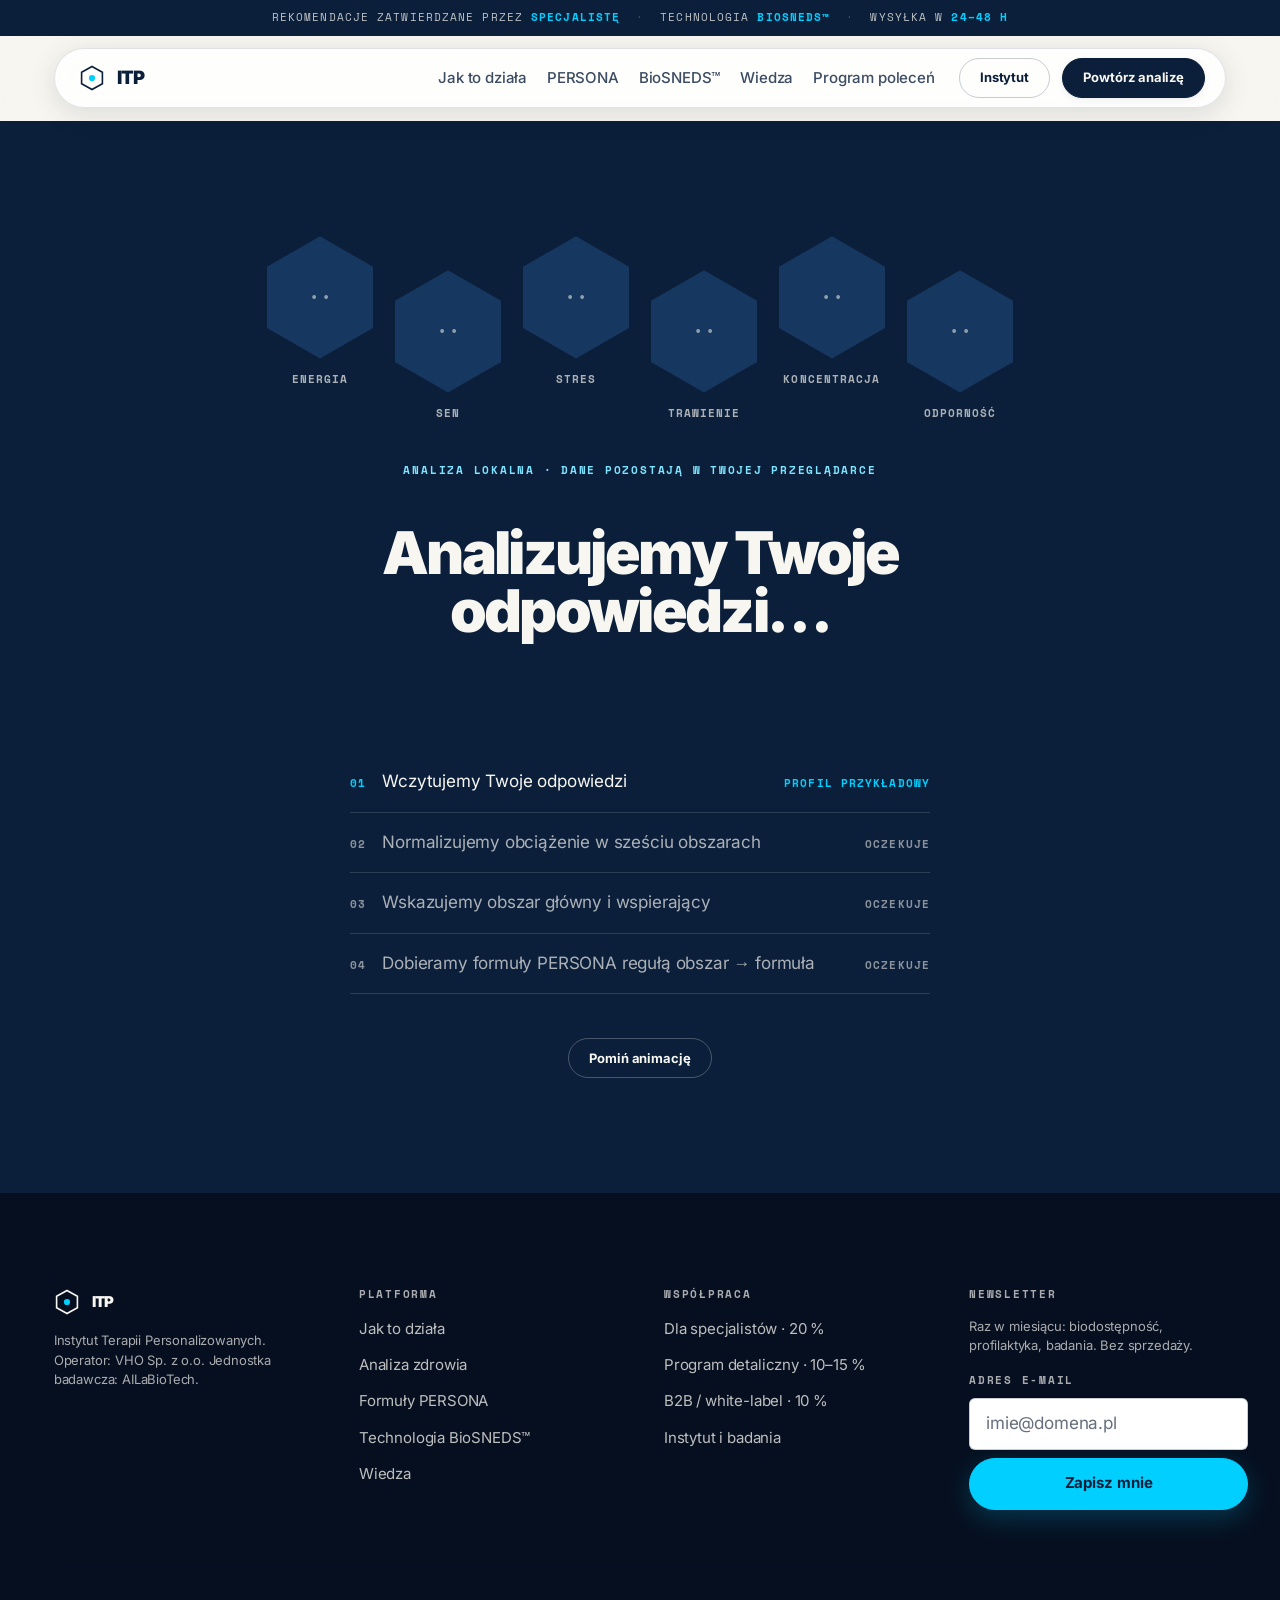
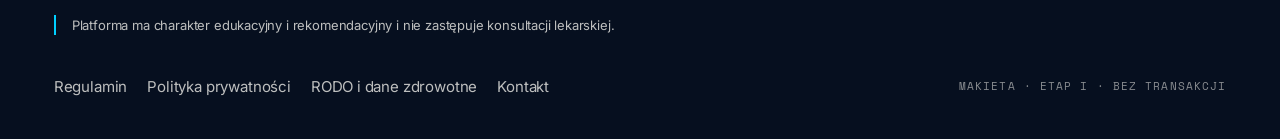
<file: mockups/result.html>
<!doctype html>
<html lang="pl">
<head>
<meta charset="utf-8">
<meta name="viewport" content="width=device-width, initial-scale=1">
<title>Twój wynik | ITP</title>
<meta name="description" content="Wynik analizy zdrowia ITP: sześć obszarów obciążenia, obszar główny i wspierający, spersonalizowany plan formuł PERSONA w technologii BioSNEDS™.">
<link rel="stylesheet" href="../styles/tokens.css">
<style>
/* ==========================================================================
   RESULT — page-specific layer only. Tokens and components come from
   ../styles/tokens.css; nothing below redefines a token.
   ========================================================================== */

/* ------------------------------------------------- state machine on body */
body[data-state="processing"] .st-hide-processing { display: none; }
body[data-state="gated"]      .st-hide-gated      { display: none; }
body[data-state="unlocked"]   .st-hide-unlocked   { display: none; }
main [hidden] { display: none !important; }

/* --------------------------------------------------------- 1 · PROCESSING */
.proc {
  min-height: calc(100vh - 148px);
  display: grid;
  align-items: center;
  padding-block: clamp(72px, 9vw, 136px);
}
.proc__wrap {
  display: grid;
  gap: clamp(28px, 3.5vw, 44px);
  justify-items: center;
  text-align: center;
  max-width: 780px;
  margin-inline: auto;
}
/* Six labeled hexes — a live preview of the result map. Values resolve as
   the staged steps complete; main/support light up on step 3. */
.proc__map {
  list-style: none;
  margin: 0;
  padding: 0 0 30px;
  display: flex;
  flex-wrap: wrap;
  justify-content: center;
  gap: var(--sp-9) var(--sp-4);
}
.proc__cell {
  display: grid;
  gap: var(--sp-3);
  justify-items: center;
  width: 112px;
}
.proc__cell:nth-child(even) { transform: translateY(34px); }
.proc__phex {
  width: 106px;
  aspect-ratio: 1 / 1.1547;
  clip-path: polygon(50% 0%, 100% 25%, 100% 75%, 50% 100%, 0% 75%, 0% 25%);
  background: var(--navy-700);
  display: grid;
  place-content: center;
  animation: proc-pulse 2.4s var(--ease) infinite;
  /* no transition: colour flips must land instantly even in a hidden tab */
}
.proc__cell.is-set  .proc__phex { animation: none; background: var(--navy-600); }
.proc__cell.is-support .proc__phex { background: var(--cyan-soft); }
.proc__cell.is-main .proc__phex { background: var(--cyan); }
.proc__pval {
  font-family: var(--font-mono);
  font-size: 1.25rem;
  font-weight: var(--w-bold);
  font-feature-settings: 'tnum' 1;
  letter-spacing: -.02em;
  color: var(--on-navy-faint);
}
.proc__cell.is-set .proc__pval { color: var(--on-navy); }
.proc__cell.is-main .proc__pval,
.proc__cell.is-support .proc__pval { color: var(--navy-900); }
.proc__plabel {
  font-family: var(--font-mono);
  font-size: var(--t-micro);
  white-space: nowrap;
  font-weight: var(--w-bold);
  letter-spacing: var(--ls-mono);
  text-transform: uppercase;
  color: var(--on-navy-muted);
}
.proc__cell.is-set .proc__plabel { color: var(--on-navy-soft); }
@keyframes proc-pulse {
  0%, 100% { transform: scale(.92); opacity: .6; }
  50%      { transform: scale(1.04); opacity: 1;  }
}
@media (prefers-reduced-motion: reduce) {
  .proc__phex { animation: none; }
}
.proc__local {
  font-family: var(--font-mono);
  font-size: var(--t-micro);
  font-weight: var(--w-bold);
  letter-spacing: var(--ls-mono-wide);
  text-transform: uppercase;
  color: var(--cyan-soft);
}
.proc__teaser {
  opacity: 0;
  transform: translateY(6px);
  transition: opacity var(--dur-3) var(--ease-out),
              transform var(--dur-3) var(--ease-out);
}
.proc__teaser.is-on { opacity: 1; transform: none; }
.proc__steps {
  list-style: none;
  margin: 0;
  padding: 0;
  width: min(100%, 580px);
  display: grid;
  text-align: left;
}
.proc__step {
  display: flex;
  align-items: baseline;
  gap: var(--sp-4);
  padding-block: var(--sp-4);
  border-bottom: 1px solid var(--line-navy);
  font-size: var(--t-body);
  color: var(--on-navy-muted);
}
.proc__step > span:nth-child(2) { flex: 1; }
.proc__step.is-done { color: var(--on-navy); }
.proc__step-num {
  font-family: var(--font-mono);
  font-size: var(--t-micro);
  font-weight: var(--w-bold);
  letter-spacing: var(--ls-mono);
  color: var(--on-navy-faint);
  flex: none;
}
.proc__step.is-done .proc__step-num { color: var(--cyan); }
.proc__step-status {
  font-family: var(--font-mono);
  font-size: var(--t-micro);
  font-weight: var(--w-bold);
  letter-spacing: var(--ls-mono);
  text-transform: uppercase;
  color: var(--on-navy-faint);
  white-space: nowrap;
}
.proc__step.is-done .proc__step-status { color: var(--cyan); }
@media (max-width: 640px) {
  .proc__map { gap: var(--sp-8) var(--sp-3); padding-bottom: 26px; }
  .proc__cell { width: 88px; }
  .proc__cell:nth-child(even) { transform: translateY(26px); }
  .proc__phex { width: 84px; }
}

/* ------------------------------------------------------ 2 · RESULT HEADER */
/* The hex map is this chapter's best device: the header run above it is
   compressed so the map's top row — mono percentages included — enters the
   first 900px screenful even with the example-profile insert present. */
.result-head { padding-block: clamp(48px, 4vw, 60px) clamp(40px, 5vw, 72px); }
.src-line {
  display: flex;
  flex-wrap: wrap;
  align-items: center;
  gap: var(--sp-3);
  margin-top: var(--sp-5);
}
.persona-note { max-width: 58ch; margin-top: var(--sp-5); }
.persona-note .mono { font-weight: var(--w-bold); }

/* At phone width the two status chips must not stack as administrative
   pill bars: they flatten to a tracked mono meta block, one line each. */
@media (max-width: 640px) {
  .src-line { gap: var(--sp-2) var(--sp-4); margin-top: var(--sp-4); }
  .src-line .chip {
    border: 0;
    padding: 0;
    min-height: 0;
    border-radius: 0;
    background: transparent;
    color: var(--ink-muted);
  }
  .src-line .chip--tech { color: var(--cyan-ink); }
}

/* Example-profile notice: honest, designed, impossible to miss.
   A navy insert — the page's structural chapter colour — not a grey admin box. */
.example-note {
  display: grid;
  grid-template-columns: minmax(0, 1fr) auto;
  align-items: center;
  gap: var(--sp-3) var(--sp-6);
  max-width: 760px;
  margin-top: var(--sp-6);
  padding: clamp(20px, 2.4vw, 30px) clamp(24px, 3vw, 36px);
  border-radius: var(--r-lg);
  background: var(--navy-900);
  color: var(--on-navy-soft);
  font-size: var(--t-body-sm);
  line-height: 1.6;
}
.example-note b { color: var(--on-navy); }
.example-note::before {
  content: 'Przykład działania wyniku';
  font-family: var(--font-mono);
  font-size: var(--t-micro);
  font-weight: var(--w-bold);
  letter-spacing: var(--ls-mono-wide);
  text-transform: uppercase;
  color: var(--cyan);
}
.example-note::before { grid-column: 1 / -1; }
@media (max-width: 700px) {
  .example-note {
    grid-template-columns: minmax(0, 1fr);
    justify-items: start;
    gap: var(--sp-4);
  }
  .example-note::before { grid-column: auto; }
}

/* ----------------------------------------------------------- 3 · HEX MAP */
.hexmap {
  list-style: none;
  margin: clamp(24px, 2.5vw, 36px) 0 0;
  padding: 0 0 34px;
  display: flex;
  flex-wrap: wrap;
  gap: var(--sp-5) var(--sp-6);
}
.hexcell {
  display: grid;
  gap: var(--sp-2);
  justify-items: center;
  width: 124px;
}
/* honeycomb: every second cell drops half a hex */
@media (min-width: 901px) {
  .hexcell:nth-child(even) { transform: translateY(34px); }
}
.hxw { /* hairline outer hex */
  --hs: 116px;
  width: var(--hs);
  aspect-ratio: 1 / 1.1547;
  clip-path: polygon(50% 0%, 100% 25%, 100% 75%, 50% 100%, 0% 75%, 0% 25%);
  background: var(--line-strong);
  display: grid;
  place-items: center;
}
.hx-in { /* inner fill hex */
  width: calc(100% - 3px);
  aspect-ratio: 1 / 1.1547;
  clip-path: polygon(50% 0%, 100% 25%, 100% 75%, 50% 100%, 0% 75%, 0% 25%);
  background: var(--ivory-white);
  display: grid;
  place-content: center;
  gap: 2px;
  text-align: center;
}
.hexcell--main .hxw  { background: var(--navy-900); }
.hexcell--main .hx-in { background: var(--cyan); }
.hexcell--main .hx-val { color: var(--navy-900); }
.hexcell--support .hxw  { background: var(--cyan-deep); }
.hexcell--support .hx-in { background: var(--cyan-wash); }
.hx-val {
  font-family: var(--font-mono);
  font-size: 1.45rem;
  font-weight: var(--w-bold);
  letter-spacing: -.02em;
  font-feature-settings: 'tnum' 1;
  color: var(--ink);
}
.hx-cap {
  font-family: var(--font-mono);
  font-size: var(--t-micro);
  letter-spacing: var(--ls-mono);
  text-transform: uppercase;
  color: var(--ink-muted);
}
/* On the cyan main cell this measured 4.27:1 at 11px; the solid navy ink
   clears AA without changing the cell's hierarchy. */
.hexcell--main .hx-cap { color: var(--navy-900); }
.hx-label {
  font-size: var(--t-caption);
  font-weight: var(--w-semi);
  color: var(--ink);
}
.hx-role {
  font-family: var(--font-mono);
  font-size: var(--t-micro);
  font-weight: var(--w-bold);
  letter-spacing: var(--ls-mono);
  text-transform: uppercase;
  color: var(--cyan-ink);
  min-height: 1em;
}
/* Caption and mandatory disclaimer close the map chapter as ONE block —
   a hairline-ruled tail, not two loose paragraphs drifting toward the
   next chapter head. */
.map-close {
  max-width: 74ch;
  margin-top: var(--sp-2);
  padding-top: var(--sp-4);
  border-top: 1px solid var(--line);
  display: grid;
  gap: var(--sp-3);
}
.hexmap-caption { max-width: 62ch; }

/* --------------------------------------------------------------- 4 · GATE */
.gate { padding-block: clamp(24px, 3vw, 48px) clamp(56px, 6vw, 88px); }
.gate__card {
  max-width: 620px;
  margin-inline: auto;
  padding: clamp(28px, 4vw, 48px);
  display: grid;
  gap: var(--sp-5);
}
.gate__legend {
  display: flex;
  align-items: center;
  gap: var(--sp-3);
}
.consent {
  display: flex;
  align-items: flex-start;
  gap: var(--sp-3);
  font-size: var(--t-caption);
  line-height: 1.55;
  color: var(--ink-2);
  cursor: pointer;
}
.consent input {
  appearance: none;
  width: 20px;
  height: 20px;
  flex: none;
  margin-top: 2px;
  border: 1.5px solid var(--line-strong);
  border-radius: var(--r-sm);
  background: var(--ivory-white);
  display: grid;
  place-content: center;
  cursor: pointer;
}
.consent input:checked { background: var(--navy-900); border-color: var(--navy-900); }
.consent input:checked::before {
  content: '';
  width: 11px;
  height: 9px;
  clip-path: polygon(14% 44%, 0 65%, 40% 100%, 100% 16%, 84% 0, 39% 62%);
  background: var(--cyan);
}
.consent input:focus-visible { outline: none; box-shadow: var(--ring); }
.field-err {
  font-size: var(--t-caption);
  font-weight: var(--w-semi);
  color: var(--alert);
  min-height: 1.2em;
  margin: 0;
}
.gate__status { font-size: var(--t-caption); color: var(--ink-muted); min-height: 1.2em; }
.gate__meta {
  display: grid;
  gap: var(--sp-2);
  padding-top: var(--sp-4);
  border-top: 1px solid var(--line);
}

/* The gate screenful is a composed chapter, not one card floating in an
   ivory field: beside the form, a hairline-ruled mono ledger names exactly
   what the e-mail unlocks. Ink and the existing cyan family only. */
.gate__grid {
  display: grid;
  grid-template-columns: minmax(0, 620px) minmax(0, 1fr);
  gap: clamp(40px, 5.5vw, 84px);
  align-items: stretch;
}
/* The form keeps its natural height; only the ledger stretches to match,
   its 1fr rows sharing the column so the hairlines span the full flank. */
.gate__card { align-self: start; }
.gate__ledger {
  display: grid;
  grid-template-rows: auto minmax(0, 1fr);
}
.gate__ledger-head {
  display: flex;
  align-items: baseline;
  justify-content: space-between;
  gap: var(--sp-4);
  padding-block: var(--sp-4);
  border-bottom: 1px solid var(--line-strong);
}
.unlock-list {
  list-style: none;
  margin: 0;
  padding: 0;
  display: grid;
  grid-auto-rows: minmax(0, 1fr);
}
.unlock-item {
  display: grid;
  grid-template-columns: 44px minmax(0, 1fr);
  align-content: center;
  row-gap: var(--sp-2);
  padding-block: var(--sp-5);
  border-bottom: 1px solid var(--line);
}
.unlock-item > * { grid-column: 2; }
.unlock-item .index-num { grid-column: 1; grid-row: 1; padding-top: 4px; }
.unlock-item .price { line-height: 1.15; }
.unlock-item .price__now { font-size: 1.5rem; }
.unlock-item__title {
  font-size: var(--t-body);
  font-weight: var(--w-semi);
  letter-spacing: var(--ls-body);
  color: var(--ink);
}
.unlock-item__cap {
  font-size: var(--t-caption);
  line-height: 1.55;
  color: var(--ink-muted);
  max-width: 40ch;
}
@media (max-width: 900px) {
  .gate__grid { grid-template-columns: minmax(0, 1fr); }
  .gate__ledger { margin-inline: auto; width: 100%; max-width: 620px; }
  .unlock-list { grid-auto-rows: auto; }
  .unlock-item { padding-block: var(--sp-4); }
}

/* -------------------------------------------------------- 5 · LOCKED PLAN */
.locked { padding-block: 0 clamp(72px, 9vw, 140px); }
.locked__panel {
  position: relative;
  background: var(--navy-900);
  color: var(--on-navy);
  border-radius: var(--r-lg);
  padding: clamp(28px, 4.5vw, 64px);
  overflow: hidden;
}
.locked__body { display: grid; gap: var(--sp-7); filter: blur(1.5px); }
.redact {
  height: 13px;
  border-radius: 4px;
  background: var(--navy-600);
  opacity: .75;
}
.redact--dim { background: var(--navy-700); }
.redact--head { height: 22px; background: var(--navy-500); }
.lock-skel {
  border: 1px solid var(--line-navy);
  border-radius: var(--r-md);
  padding: var(--sp-6);
  display: grid;
  gap: var(--sp-3);
  background: var(--navy-800);
}
.lock-skel__dot {
  width: 12px;
  height: 12px;
  border-radius: 50%;
  background: var(--navy-500);
  margin-bottom: var(--sp-2);
}
.locked__stamp {
  position: absolute;
  inset: 0;
  display: grid;
  place-content: center;
  justify-items: center;
  gap: var(--sp-4);
  text-align: center;
  background: rgba(6, 15, 31, .55);
  padding: var(--sp-6);
}
.locked__stamp-badge {
  display: inline-flex;
  align-items: center;
  gap: var(--sp-3);
  padding: var(--sp-3) var(--sp-6);
  border: 1.5px solid var(--cyan);
  border-radius: var(--r-sm);
  transform: rotate(-6deg);
  font-family: var(--font-mono);
  font-size: 1.05rem;
  font-weight: var(--w-bold);
  letter-spacing: var(--ls-mono-wide);
  text-transform: uppercase;
  color: var(--cyan);
  background: rgba(6, 15, 31, .82);
}
.locked__stamp-note { max-width: 42ch; color: var(--on-navy-soft); font-size: var(--t-body-sm); }

/* ------------------------------------------------------- 6 · UNLOCKED PLAN */
/* Wider chapter seam above the plan (FH-calibrated 150–250px block rhythm):
   a 900px screenful lands in the map's close OR the plan head, not both. */
.plan { padding-block: clamp(96px, 11vw, 176px) clamp(72px, 9vw, 144px); }
/* Programmatic focus after a POINTER-driven unlock must not paint the ring;
   keyboard-driven submits keep full focus visibility. */
.focus-quiet:focus, .focus-quiet:focus-visible { outline: none; box-shadow: none; }
.plan__grid {
  display: grid;
  grid-template-columns: minmax(0, 360px) minmax(0, 1fr);
  gap: clamp(40px, 5vw, 88px);
  margin-top: clamp(44px, 5.5vw, 80px);
  align-items: start;
}
@media (max-width: 900px) { .plan__grid { grid-template-columns: minmax(0, 1fr); } }
/* Sticky chrome measured at 1440: trustbar bottom 36px + sitehead bottom
   121px. The stuck aside heading must clear that stack with a breath:
   121px chrome + 11px = 132px. (Was 96px — decapitated the heading.) */
.plan__aside { display: grid; gap: var(--sp-8); position: sticky; top: 132px; }
@media (max-width: 900px) { .plan__aside { position: static; } }
.why-list {
  list-style: none;
  margin: 0;
  padding: 0;
  display: grid;
}
.why-list li {
  position: relative;
  padding: var(--sp-4) 0 var(--sp-4) var(--sp-6);
  border-bottom: 1px solid var(--line);
  font-size: var(--t-body);
  line-height: 1.58;
  color: var(--ink-2);
}
.why-list li::before {
  content: '';
  position: absolute;
  left: 2px;
  top: 1.15em;
  width: 10px;
  height: 11.5px;
  clip-path: polygon(50% 0%, 100% 25%, 100% 75%, 50% 100%, 0% 75%, 0% 25%);
  background: var(--cyan);
}
.why-list b { color: var(--ink); }
.biosneds-note {
  border-left: 3px solid var(--cyan);
  padding: var(--sp-3) 0 var(--sp-3) var(--sp-5);
  font-size: var(--t-body);
  line-height: 1.58;
  color: var(--ink-2);
}
.fcards { display: grid; gap: var(--sp-8); }
.fcard {
  /* stacks with html{scroll-padding-top: trustbar+78px}: lands card titles
     a breath below the sticky chrome instead of clipped beneath it */
  scroll-margin-top: var(--sp-3);
  border-top: 3px solid var(--fc, var(--navy-900));
  display: grid;
  gap: var(--sp-6);
  padding: clamp(28px, 3.4vw, 48px);
}
.fcard__head {
  display: flex;
  flex-wrap: wrap;
  align-items: baseline;
  gap: var(--sp-3) var(--sp-4);
}
.fcard__dot {
  width: 12px;
  height: 12px;
  border-radius: 50%;
  background: var(--fc);
  align-self: center;
  flex: none;
}
.fcard__tag { margin-left: auto; }
.fcard__ing {
  list-style: none;
  margin: 0;
  padding: 0;
  display: grid;
}
.fcard__ing li {
  display: flex;
  justify-content: space-between;
  align-items: baseline;
  gap: var(--sp-4);
  padding-block: var(--sp-3);
  border-bottom: 1px solid var(--line);
  font-size: var(--t-body-sm);
}
.fcard__ing .dose {
  font-family: var(--font-mono);
  font-weight: var(--w-bold);
  font-feature-settings: 'tnum' 1;
  white-space: nowrap;
  color: var(--ink);
}
/* One quiet voice for the card's rationale: a rule in the formula's own
   colour, no boxed panel competing with the dose table and the price row. */
.fcard__why {
  font-size: var(--t-body-sm);
  line-height: 1.55;
  color: var(--ink-2);
  border-left: 3px solid var(--fc, var(--cyan));
  padding: var(--sp-1) 0 var(--sp-1) var(--sp-4);
}
.fcard__why .mono { font-weight: var(--w-bold); color: var(--ink); }
/* Price row: the 179/249 pair never wraps into a ragged orphan — the label
   is its own line, always. */
.fcard__foot {
  display: grid;
  gap: var(--sp-1);
  justify-items: start;
  border-top: 1px solid var(--line);
  padding-top: var(--sp-5);
}
.fcard__foot .price { white-space: nowrap; }
.fcard__foot-note { font-size: var(--t-caption); color: var(--ink-muted); }

/* price fragments never break mid-unit */
.price__now, .price__was { white-space: nowrap; }

/* -------------------------------------------------------- 7 · PRICING NAVY */
.pillars { margin-top: clamp(36px, 4.5vw, 64px); }
.pillar { display: grid; gap: var(--sp-3); padding: var(--sp-6); }
.set-math {
  margin-top: clamp(40px, 5vw, 72px);
  padding-top: var(--sp-7);
  border-top: 1px solid var(--line-navy);
}
@media (max-width: 640px) {
  .set-math .stat-row { flex-direction: column; align-items: flex-start; gap: var(--sp-6); }
  .set-math .stat-row > .stat + .stat { border-left: 0; padding-left: 0; }
}

/* ------------------------------------------------------------- 8 · REPORT */
.report { padding-block: clamp(56px, 7vw, 110px); }
.report .card { display: grid; gap: var(--sp-4); align-content: start; }
.report__email { color: var(--cyan-ink); font-weight: var(--w-bold); }

/* -------------------------------------------------------------- 9 · PRINT */
.print-only { display: none; }
@media print {
  @page { margin: 16mm; }
  .print-only { display: block; }
  .trustbar, .sitehead, .sitefoot, .proc, .gate, .locked, .btn,
  .hexmap, .example-note, [data-itp-menu-toggle], .menu-panel { display: none !important; }
  body { background: #fff !important; }
  main, main * { color: #111 !important; }
  .section--navy, .pricing, .section--ivory, .section--bright,
  .plan, .report, .card { background: #fff !important; }
  .fcard { border: 1px solid #bbb; border-top: 3px solid #111; box-shadow: none; break-inside: avoid; }
  .fcard__why { background: #f2f2f2; }
  .why-list li::before { background: #111; }
  .plan__grid { grid-template-columns: minmax(0, 1fr); }
  .plan__aside { position: static; }
  .print-head {
    font-family: var(--font-mono);
    font-size: 11px;
    letter-spacing: .1em;
    text-transform: uppercase;
    border-bottom: 1px solid #111;
    padding-bottom: 8px;
    margin-bottom: 18px;
  }
  .disclaimer { border-top: 1px solid #111; padding-top: 8px; }
}
</style>
</head>
<body data-state="processing">

<a class="skip-link" href="#main">Przejdź do treści</a>

<div class="trustbar">
  <div class="trustbar__inner">
    <span>Rekomendacje zatwierdzane przez <b>specjalistę</b></span>
    <span class="trustbar__dot" aria-hidden="true">·</span>
    <span>Technologia <b>BioSNEDS™</b></span>
    <span class="trustbar__dot" aria-hidden="true">·</span>
    <span>Wysyłka w <b>24–48 h</b></span>
  </div>
</div>

<header class="sitehead">
  <div class="wrap">
    <div class="sitehead__bar">
      <a class="sitehead__brand" href="hero.html">
        <svg width="26" height="26" viewBox="0 0 26 26" fill="none" aria-hidden="true">
          <path d="M13 1.5 23.4 7.25v11.5L13 24.5 2.6 18.75V7.25L13 1.5Z"
                stroke="#0B1F3A" stroke-width="1.6"/>
          <circle cx="13" cy="13" r="3.1" fill="#00CFFF"/>
        </svg>
        ITP
      </a>
      <nav class="sitehead__nav" aria-label="Główna nawigacja">
        <a href="hero.html#jak-to-dziala">Jak to działa</a>
        <a href="product.html">PERSONA</a>
        <a href="biosneds.html">BioSNEDS™</a>
        <a href="blog.html">Wiedza</a>
        <a href="affiliate.html">Program poleceń</a>
      </nav>
      <div class="sitehead__actions">
        <a class="btn btn--ghost btn--sm btn--nav-hide" href="hero.html#instytut">Instytut</a>
        <a class="btn btn--primary btn--sm" href="quiz.html">Powtórz analizę</a>
      </div>
      <button class="menu-toggle" type="button"
              data-itp-menu-toggle
              aria-expanded="false"
              aria-controls="itp-menu-panel"
              aria-label="Otwórz menu"
              data-label-open="Otwórz menu"
              data-label-close="Zamknij menu">
        <svg width="18" height="12" viewBox="0 0 18 12" aria-hidden="true">
          <path d="M0 1h18M0 6h18M0 11h18" stroke="#0B1F3A" stroke-width="1.6"/>
        </svg>
      </button>
    </div>
    <div class="menu-panel" id="itp-menu-panel">
      <a href="hero.html#jak-to-dziala">Jak to działa</a>
      <a href="product.html">PERSONA</a>
      <a href="biosneds.html">BioSNEDS™</a>
      <a href="blog.html">Wiedza</a>
      <a href="affiliate.html">Program poleceń</a>
      <a href="hero.html#instytut">Instytut</a>
      <a class="btn btn--primary btn--block" href="quiz.html">Powtórz analizę</a>
    </div>
  </div>
</header>

<main id="main">

  <!-- ================================================= 1 · PROCESSING VIEW
       Doc §8.2 step 1. Honest staging: everything is computed locally and
       synchronously the moment the page loads; the stage statuses below show
       the real computed values. No server work is claimed or faked. -->
  <section class="proc section--navy" id="analiza" aria-busy="true">
    <div class="wrap">
      <div class="proc__wrap">
        <ul class="proc__map" id="proc-map" aria-hidden="true">
          <li class="proc__cell" data-area="energia">
            <span class="proc__phex"><span class="proc__pval">··</span></span>
            <span class="proc__plabel">Energia</span>
          </li>
          <li class="proc__cell" data-area="sen">
            <span class="proc__phex" style="animation-delay:.4s"><span class="proc__pval">··</span></span>
            <span class="proc__plabel">Sen</span>
          </li>
          <li class="proc__cell" data-area="stres">
            <span class="proc__phex" style="animation-delay:.8s"><span class="proc__pval">··</span></span>
            <span class="proc__plabel">Stres</span>
          </li>
          <li class="proc__cell" data-area="trawienie">
            <span class="proc__phex" style="animation-delay:1.2s"><span class="proc__pval">··</span></span>
            <span class="proc__plabel">Trawienie</span>
          </li>
          <li class="proc__cell" data-area="koncentracja">
            <span class="proc__phex" style="animation-delay:1.6s"><span class="proc__pval">··</span></span>
            <span class="proc__plabel">Koncentracja</span>
          </li>
          <li class="proc__cell" data-area="odpornosc">
            <span class="proc__phex" style="animation-delay:2s"><span class="proc__pval">··</span></span>
            <span class="proc__plabel">Odporność</span>
          </li>
        </ul>
        <p class="proc__local">Analiza lokalna · dane pozostają w Twojej przeglądarce</p>
        <h1 class="t-d2">Analizujemy Twoje odpowiedzi…</h1>
        <p class="t-lead proc__teaser" id="proc-teaser">Widzimy obszar główny i&nbsp;obszar wspierający.</p>
        <ol class="proc__steps" id="proc-steps" aria-live="polite">
          <li class="proc__step" data-step="1">
            <span class="proc__step-num">01</span>
            <span>Wczytujemy Twoje odpowiedzi</span>
            <span class="proc__step-status">oczekuje</span>
          </li>
          <li class="proc__step" data-step="2">
            <span class="proc__step-num">02</span>
            <span>Normalizujemy obciążenie w sześciu obszarach</span>
            <span class="proc__step-status">oczekuje</span>
          </li>
          <li class="proc__step" data-step="3">
            <span class="proc__step-num">03</span>
            <span>Wskazujemy obszar główny i wspierający</span>
            <span class="proc__step-status">oczekuje</span>
          </li>
          <li class="proc__step" data-step="4">
            <span class="proc__step-num">04</span>
            <span>Dobieramy formuły PERSONA regułą obszar&nbsp;→&nbsp;formuła</span>
            <span class="proc__step-status">oczekuje</span>
          </li>
        </ol>
        <button class="btn btn--ghost btn--sm" type="button" id="proc-skip">Pomiń animację</button>
      </div>
    </div>
  </section>

  <!-- ============================================ 2 · RESULT HEADER + HEXES
       Doc §8.2 step 3: the six hexagons are visible BEFORE the gate. -->
  <section class="section section--ivory result-head" id="wynik" hidden>
    <div class="wrap">
      <p class="eyebrow">Wynik analizy</p>
      <h1 class="t-d2" id="persona-title" tabindex="-1" style="max-width:16ch;margin-top:var(--sp-4)">
        <!-- persona label · JS -->
      </h1>
      <div class="src-line" id="src-line"><!-- source chip + date · JS --></div>
      <p class="t-lead persona-note" id="persona-teaser"><!-- teaser · JS --></p>

      <div class="example-note" id="example-note" hidden>
        <span><b>To profil przykładowy.</b> W tej przeglądarce nie ma zapisanych odpowiedzi
        z&nbsp;analizy. Konta nie zakładasz. Własna analiza to dwanaście pytań w&nbsp;czterech
        blokach, od stanu obecnego po metryki.</span>
        <a class="btn btn--cyan btn--sm" href="quiz.html">Wykonaj własną analizę · 5–7 min</a>
      </div>

      <ul class="hexmap" id="hexmap"><!-- six hexagons · JS --></ul>
      <!-- print fallback: hex geometry does not survive ink-saving printers -->
      <table class="params print-only" aria-hidden="true" style="max-width:520px;margin-top:16px">
        <thead><tr><th>Obszar</th><th style="text-align:right">Obciążenie</th></tr></thead>
        <tbody id="print-areas"></tbody>
      </table>

      <div class="map-close">
        <p class="t-caption hexmap-caption">
          Każdy obszar ma jedną wartość w skali <span class="mono">0–100%</span>.
          Wyższa wartość oznacza więcej uwagi dla obszaru w&nbsp;planie.
          Ta wartość powstaje z&nbsp;dwunastu odpowiedzi analizy i&nbsp;jest znormalizowana tak,
          żeby jeden skrajny wybór nie przesunął całej mapy ani nie zdominował doboru trzech
          formuł. Zaokrąglamy ją do liczb całkowitych.
          Przy dwóch identycznych wynikach pierwszeństwo dostaje obszar zgodny
          z&nbsp;Twoim priorytetem na najbliższe 90&nbsp;dni.
        </p>
        <p class="disclaimer">
          Platforma ma charakter edukacyjny i rekomendacyjny i nie zastępuje konsultacji lekarskiej.
        </p>
      </div>
    </div>
  </section>

  <!-- ======================================================= 3 · EMAIL GATE
       Doc §8.2 step 2 — appears only after the processing view. -->
  <section class="gate st-hide-unlocked" id="odblokuj" hidden>
    <div class="wrap">
      <div class="gate__grid">
      <form class="card card--lift gate__card" id="gate-form" novalidate>
        <div class="gate__legend">
          <svg width="20" height="24" viewBox="0 0 20 24" fill="none" aria-hidden="true">
            <rect x="1" y="10" width="18" height="13" rx="2.5" stroke="#0B1F3A" stroke-width="1.6"/>
            <path d="M5 10V7a5 5 0 0 1 10 0v3" stroke="#0B1F3A" stroke-width="1.6"/>
            <circle cx="10" cy="16.5" r="2" fill="#00CFFF"/>
          </svg>
          <span class="mono" style="font-size:var(--t-micro);font-weight:var(--w-bold);letter-spacing:var(--ls-mono-wide);text-transform:uppercase;color:var(--ink-muted)">Pełny wynik · zablokowany</span>
        </div>
        <h2 class="t-d4" style="max-width:24ch">Podaj e-mail, aby odblokować pełny wynik i&nbsp;mini-raport&nbsp;PDF.</h2>

        <div class="field">
          <label class="field__label" for="gate-email">Adres e-mail</label>
          <input class="input" id="gate-email" name="email" type="email"
                 placeholder="imie@domena.pl" autocomplete="email"
                 aria-describedby="gate-email-err" required>
          <p class="field-err" id="gate-email-err" aria-live="polite"></p>
        </div>

        <label class="consent">
          <input type="checkbox" id="gate-consent" aria-describedby="gate-consent-err">
          <span>
            Wyrażam zgodę na przetwarzanie mojego adresu e-mail oraz odpowiedzi z analizy
            (dane dotyczące zdrowia, art. 9 RODO) przez VHO&nbsp;Sp.&nbsp;z&nbsp;o.o. w celu
            przygotowania mini-raportu i weryfikacji planu przez specjalistę.
            Zgodę mogę wycofać w każdej chwili.
            <a class="link" href="hero.html#bezpieczenstwo">RODO i dane zdrowotne</a>
          </span>
        </label>
        <p class="field-err" id="gate-consent-err" aria-live="polite"></p>

        <button class="btn btn--primary btn--lg" type="submit">Odblokuj pełny wynik</button>
        <p class="gate__status" id="gate-status" role="status" aria-live="polite"></p>

        <div class="gate__meta">
          <p class="t-caption">W Etapie I Twój plan trafia do specjalisty, który przygotowuje
          odpowiedź ręcznie i odsyła ją w ciągu <b>48&nbsp;h</b> od odblokowania wyniku.</p>
          <p class="t-caption mono" style="font-size:var(--t-micro);letter-spacing:var(--ls-mono);text-transform:uppercase;color:var(--ink-faint)">
            Makieta etapu I · formularz niczego nie wysyła · odblokowanie działa lokalnie
          </p>
        </div>
      </form>
      <aside class="gate__ledger" aria-label="Co odblokowuje adres e-mail">
        <div class="gate__ledger-head">
          <span class="mono" style="font-size:var(--t-micro);font-weight:var(--w-bold);letter-spacing:var(--ls-mono-wide);text-transform:uppercase;color:var(--ink)">Co odblokowuje e-mail</span>
          <span class="mono" style="font-size:var(--t-micro);font-weight:var(--w-bold);letter-spacing:var(--ls-mono);color:var(--ink-faint)">01–04</span>
        </div>
        <ol class="unlock-list">
          <li class="unlock-item">
            <span class="index-num" aria-hidden="true">01</span>
            <p class="unlock-item__title">3 formuły PERSONA</p>
            <p class="unlock-item__cap">Reguła obszar&nbsp;→&nbsp;formuła schodzi po Twoich
            obszarach od najwyżej obciążonego do najniżej. Katalog PERSONA ma cztery formuły.
            Plan zabiera z tej listy pierwsze trzy różne.</p>
          </li>
          <li class="unlock-item">
            <span class="index-num" aria-hidden="true">02</span>
            <p class="unlock-item__title">Uzasadnienie planu</p>
            <p class="unlock-item__cap">Przy każdej formule zobaczysz te odpowiedzi
            z&nbsp;analizy, na których oparliśmy jej dobór.</p>
          </li>
          <li class="unlock-item">
            <span class="index-num" aria-hidden="true">03</span>
            <p class="unlock-item__title">Cena zestawu</p>
            <p class="price"><span class="price__now">179 zł/szt.</span>
              <span class="price__was">249 zł</span></p>
            <p class="unlock-item__cap">Udostępnienie danych z&nbsp;analizy obniża cenę
            pojedynczej formuły z&nbsp;ceny otwartego sklepu do ceny zestawu personalizowanego.</p>
          </li>
          <li class="unlock-item">
            <span class="index-num" aria-hidden="true">04</span>
            <p class="unlock-item__title">Mini-raport PDF</p>
            <p class="unlock-item__cap">Mapa sześciu obszarów i&nbsp;plan w&nbsp;jednym
            dokumencie, gotowym do druku.</p>
          </li>
        </ol>
      </aside>
      </div>
    </div>
  </section>

  <!-- ===================================================== 4 · LOCKED PLAN
       Genuinely unreadable: the real plan is NOT in the DOM before unlock —
       these are designed redaction bars, injected with content only after
       a valid e-mail + consent. -->
  <section class="locked st-hide-unlocked" id="plan-zablokowany" hidden>
    <div class="wrap">
      <div class="locked__panel" role="img"
           aria-label="Plan personalizowany, zablokowany do czasu podania adresu e-mail">
        <div class="locked__body" aria-hidden="true">
          <div style="display:grid;gap:12px">
            <div class="redact redact--head" style="width:46%"></div>
            <div class="redact" style="width:72%"></div>
            <div class="redact redact--dim" style="width:64%"></div>
            <div class="redact" style="width:58%"></div>
          </div>
          <div class="grid grid--3">
            <div class="lock-skel">
              <span class="lock-skel__dot"></span>
              <div class="redact redact--head" style="width:70%"></div>
              <div class="redact" style="width:90%"></div>
              <div class="redact redact--dim" style="width:82%"></div>
              <div class="redact" style="width:86%"></div>
              <div class="redact redact--dim" style="width:44%;margin-top:8px"></div>
            </div>
            <div class="lock-skel">
              <span class="lock-skel__dot"></span>
              <div class="redact redact--head" style="width:62%"></div>
              <div class="redact" style="width:88%"></div>
              <div class="redact redact--dim" style="width:78%"></div>
              <div class="redact" style="width:84%"></div>
              <div class="redact redact--dim" style="width:44%;margin-top:8px"></div>
            </div>
            <div class="lock-skel">
              <span class="lock-skel__dot"></span>
              <div class="redact redact--head" style="width:66%"></div>
              <div class="redact" style="width:92%"></div>
              <div class="redact redact--dim" style="width:74%"></div>
              <div class="redact" style="width:88%"></div>
              <div class="redact redact--dim" style="width:44%;margin-top:8px"></div>
            </div>
          </div>
          <div style="display:grid;gap:12px">
            <div class="redact redact--head" style="width:34%"></div>
            <div class="redact" style="width:52%"></div>
          </div>
        </div>
        <div class="locked__stamp">
          <span class="locked__stamp-badge">
            <svg width="15" height="18" viewBox="0 0 20 24" fill="none" aria-hidden="true">
              <rect x="1" y="10" width="18" height="13" rx="2.5" stroke="#00CFFF" stroke-width="2"/>
              <path d="M5 10V7a5 5 0 0 1 10 0v3" stroke="#00CFFF" stroke-width="2"/>
            </svg>
            Zablokowane
          </span>
          <p class="locked__stamp-note">Te pasy nic nie zasłaniają.
          Planu jeszcze nie ma w tej stronie.</p>
        </div>
      </div>
    </div>
  </section>

  <!-- ==================================================== 5 · UNLOCKED PLAN -->
  <section class="plan section--bright st-hide-processing st-hide-gated" id="plan" hidden>
    <div class="wrap">
      <p class="print-head print-only" id="print-identity"><!-- identity line · JS --></p>
      <p class="eyebrow">Twój plan · 90 dni</p>
      <h2 class="t-d3" style="max-width:22ch;margin-top:var(--sp-5)">Plan personalizowany.
        <span class="t-accent">Sprawdzi go specjalista.</span></h2>
      <p class="t-lead" style="max-width:56ch;margin-top:var(--sp-5)" id="plan-lead"><!-- JS --></p>

      <div class="plan__grid">
        <aside class="plan__aside">
          <div>
            <h3 class="t-d4" style="margin-bottom:var(--sp-4)">Dlaczego taki plan</h3>
            <ul class="why-list" id="why-list"><!-- rationale bullets · JS --></ul>
          </div>
          <p class="biosneds-note">
            Każda formuła korzysta z technologii <b>BioSNEDS™</b>. Nośnik nanoemulguje
            składniki lipofilowe in situ w przewodzie pokarmowym i ma parametry oceniane
            w badaniach PAMPA, PK i farmakokinetycznych. Technologia jest licencjonowana.
            Dostarczamy ją razem z laboratorium Verdant Nature. Wchłanianie rośnie
            <span class="mono">od 40× do 100×</span>, w zależności od składnika.
            Kwas elagowy z EllagiSol™ trzyma górny koniec tego zakresu i osiąga
            <span class="mono">10 000 % (100×)</span>.
            <a class="link" href="biosneds.html">Zobacz dane</a>
          </p>
          <p class="disclaimer">
            Platforma ma charakter edukacyjny i rekomendacyjny i nie zastępuje
            konsultacji lekarskiej.
          </p>
        </aside>
        <div class="fcards" id="fcards"><!-- formula cards · JS --></div>
      </div>
    </div>
  </section>

  <!-- ================================================== 6 · PRICING CHAPTER -->
  <section class="section section--navy pricing st-hide-processing st-hide-gated" id="cena" hidden>
    <div class="wrap">
      <div class="section-head">
        <p class="eyebrow">Cena zestawu</p>
        <h2 class="t-d3">Dlaczego w zestawie <span class="mono" style="letter-spacing:0">179&nbsp;zł/szt.</span>,
          a osobno <span class="mono" style="letter-spacing:0">249&nbsp;zł</span>?</h2>
        <p class="t-lead">Niższa cena planu wynika z czterech reguł modelu ITP.</p>
      </div>

      <div class="grid grid--4 pillars">
        <div class="card pillar">
          <span class="index-num">01</span>
          <h3 class="t-d4">Logika diagnostyczna</h3>
          <p class="t-caption">Niższa cena jest nagrodą za udostępnienie danych zdrowotnych
          z analizy.</p>
        </div>
        <div class="card pillar">
          <span class="index-num">02</span>
          <h3 class="t-d4">Logika przemysłowa</h3>
          <p class="t-caption">Subskrypcja mówi nam z wyprzedzeniem, ile zestawów i w jakim
          składzie mamy wyprodukować w najbliższym miesiącu. Produkcja idzie just-in-time
          i nie wymaga magazynu gotowych opakowań.</p>
        </div>
        <div class="card pillar">
          <span class="index-num">03</span>
          <h3 class="t-d4">Logika synergii</h3>
          <p class="t-caption">Składniki w zestawie działają razem i rozkładają obciążenie
          biologiczne na trzy formuły. Trzy formuły dzielą między siebie dawki, zamiast
          dublować ten sam składnik. Żaden składnik nie powtarza się w dwóch formułach
          PERSONA.</p>
        </div>
        <div class="card pillar">
          <span class="index-num">04</span>
          <h3 class="t-d4">Logika klubu</h3>
          <p class="t-caption">Wysoka cena detaliczna chroni prestiż marki i zniechęca do
          przypadkowych zakupów pojedynczych opakowań z półki.</p>
        </div>
      </div>

      <div class="set-math">
        <div class="stat-row" id="set-math"><!-- totals · JS --></div>
        <div class="btn-row btn-row--center" style="margin-top:var(--sp-9)">
          <a class="btn btn--primary btn--lg" href="product.html">Zobacz formuły PERSONA</a>
          <a class="btn btn--ghost btn--lg" href="biosneds.html">Technologia BioSNEDS™</a>
        </div>
      </div>
    </div>
  </section>

  <!-- =================================================== 7 · REPORT + 48 H -->
  <section class="report section--ivory st-hide-processing st-hide-gated" id="raport" hidden>
    <div class="wrap">
      <div class="grid grid--2">
        <div class="card card--lift" style="padding:clamp(24px,3vw,40px)">
          <p class="eyebrow eyebrow--bare">Mini-raport PDF</p>
          <h3 class="t-d4">Zabierz wynik ze sobą</h3>
          <p class="t-caption">Raport zbiera sześć obszarów obciążenia, uzasadnienie planu
          i skład trzech formuł PERSONA w jednym dokumencie gotowym do druku. U góry stoi
          Twój adres.</p>
          <div class="btn-row">
            <button class="btn btn--primary" type="button" id="print-btn">Pobierz mini-raport (PDF)</button>
          </div>
          <p class="t-caption" style="color:var(--ink-faint)">Otworzy się systemowe okno wydruku
          z opcją „Zapisz jako PDF”. Drukarki oszczędzające tusz gubią geometrię heksagonów.
          Na wydruku mapa zamienia się w tabelę wartości.</p>
        </div>
        <div class="card card--tech" style="padding:clamp(24px,3vw,40px)">
          <p class="eyebrow eyebrow--bare">Weryfikacja specjalisty</p>
          <h3 class="t-d4">Odpowiedź w ciągu <span class="mono" style="letter-spacing:0">48&nbsp;h</span></h3>
          <p class="t-caption">Specjalista odpisuje ręcznie na
          <span class="mono report__email" id="report-email">Twój adres</span>.
          Platforma nie jest autonomicznym botem AI. Etap I nie prowadzi kont ani transakcji.
          Termin liczymy od odblokowania. Zanim odpowiedź do Ciebie wróci, specjalista
          sprawdza dobór trzech formuł, uzasadnienie planu i sześć wartości obciążenia
          z analizy.</p>
          <p class="t-caption"><a class="link" href="hero.html#kontakt">Napisz do nas</a></p>
        </div>
      </div>
    </div>
  </section>

</main>

<footer class="sitefoot">
  <div class="wrap">

    <div class="grid grid--4" style="gap:var(--sp-9)">
      <div>
        <a class="sitehead__brand" href="hero.html" style="color:var(--ivory);margin-bottom:var(--sp-4)">
          <svg width="26" height="26" viewBox="0 0 26 26" fill="none" aria-hidden="true">
            <path d="M13 1.5 23.4 7.25v11.5L13 24.5 2.6 18.75V7.25L13 1.5Z"
                  stroke="#F7F6F1" stroke-width="1.6"/>
            <circle cx="13" cy="13" r="3.1" fill="#00CFFF"/>
          </svg>
          ITP
        </a>
        <p class="t-caption" style="color:var(--on-navy-muted);max-width:30ch">
          Instytut Terapii Personalizowanych. Operator: VHO&nbsp;Sp.&nbsp;z&nbsp;o.o.
          Jednostka badawcza: AILaBioTech.
        </p>
      </div>

      <div>
        <h4>Platforma</h4>
        <div class="sitefoot__links">
          <a href="hero.html#jak-to-dziala">Jak to działa</a>
          <a href="quiz.html">Analiza zdrowia</a>
          <a href="product.html">Formuły PERSONA</a>
          <a href="biosneds.html">Technologia BioSNEDS™</a>
          <a href="blog.html">Wiedza</a>
        </div>
      </div>

      <div>
        <h4>Współpraca</h4>
        <div class="sitefoot__links">
          <a href="affiliate.html#specjalisci">Dla specjalistów · 20 %</a>
          <a href="affiliate.html#partnerzy">Program detaliczny · 10–15 %</a>
          <a href="affiliate.html#white-label">B2B / white-label · 10 %</a>
          <a href="hero.html#instytut">Instytut i badania</a>
        </div>
      </div>

      <div>
        <h4>Newsletter</h4>
        <p class="t-caption" style="color:var(--on-navy-muted);margin-bottom:var(--sp-4)">
          Raz w miesiącu: biodostępność, profilaktyka, badania. Bez sprzedaży.
        </p>
        <form class="field" data-itp-newsletter novalidate>
          <label class="field__label" for="nl-email">Adres e-mail</label>
          <input class="input" id="nl-email" type="email" name="email"
                 placeholder="imie@domena.pl" autocomplete="email" required>
          <button class="btn btn--cyan btn--block" type="submit">Zapisz mnie</button>
          <p class="t-caption" data-itp-newsletter-msg role="status" aria-live="polite"
             style="color:var(--on-navy-muted)"></p>
        </form>
      </div>
    </div>

    <hr class="rule" style="margin-block:var(--sp-9)">

    <p class="disclaimer" style="max-width:74ch">
      Platforma ma charakter edukacyjny i rekomendacyjny i nie zastępuje
      konsultacji lekarskiej.
    </p>

    <div style="display:flex;flex-wrap:wrap;gap:var(--sp-5);align-items:center;
                justify-content:space-between;margin-top:var(--sp-8)">
      <div class="sitefoot__links" style="grid-auto-flow:column;gap:var(--sp-5)">
        <a href="hero.html#bezpieczenstwo">Regulamin</a>
        <a href="hero.html#bezpieczenstwo">Polityka prywatności</a>
        <a href="hero.html#bezpieczenstwo">RODO i dane zdrowotne</a>
        <a href="hero.html#kontakt">Kontakt</a>
      </div>
      <p class="mono" style="font-size:var(--t-micro);letter-spacing:var(--ls-mono);
                            color:var(--on-navy-faint);text-transform:uppercase">
        Makieta · etap I · bez transakcji
      </p>
    </div>

  </div>
</footer>

<script src="../scripts/chrome.js"></script>
<script>
/* ==========================================================================
   RESULT — page logic. Reads localStorage 'itp-quiz' (written by quiz.html),
   persists unlock to 'itp-result-unlock'. All computation is local and
   synchronous; the processing view is honest staging of that computation.
   ========================================================================== */
(function () {
  'use strict';

  /* ------------------------------------------------------------- ground */

  var QUIZ_KEY = 'itp-quiz';
  var UNLOCK_KEY = 'itp-result-unlock';

  /* canonical display order (doc §8.2) */
  var AREAS = [
    { k: 'energia',      label: 'Energia' },
    { k: 'sen',          label: 'Sen' },
    { k: 'stres',        label: 'Stres' },
    { k: 'trawienie',    label: 'Trawienie' },
    { k: 'koncentracja', label: 'Koncentracja' },
    { k: 'odpornosc',    label: 'Odporność' }
  ];

  /* Persona label per dominant area — computed descriptors, not diagnoses. */
  var PERSONA = {
    energia:      { html: 'Wyczerpane rezerwy <span class="t-accent">energii</span>' },
    sen:          { html: 'Przerwany rytm <span class="t-accent">regeneracji</span>' },
    stres:        { html: 'Przeciążona oś <span class="t-accent">stresu</span>' },
    trawienie:    { html: 'Obciążona oś <span class="t-accent">jelitowa</span>' },
    koncentracja: { html: 'Rozproszona <span class="t-accent">koncentracja</span>' },
    odpornosc:    { html: 'Nadwyrężona <span class="t-accent">tarcza odporności</span>' }
  };

  var PRIORITY_LABEL = {
    energia: 'Więcej energii', sen: 'Lepszy sen', koncentracja: 'Większa koncentracja',
    odpornosc: 'Wsparcie odporności', trawienie: 'Lepsze trawienie',
    regeneracja: 'Regeneracja i relaks'
  };

  /* The four PERSONA formulas — compositions verbatim from the strategic
     document §3.2. Doses appear ONLY where the document states them. */
  var FORMULAS = {
    f1: {
      name: 'DigestEase Pro', tagline: 'Zdrowy układ trawienny', color: 'var(--f1-digest)',
      ingredients: [
        ['ThymoPro', '170 mg'],
        ['BerberiSol™', ''],
        ['QuerceSol™', ''],
        ['BioButyrin™ (tributyryna)', '']
      ],
      goal: 'Integralność bariery jelitowej, wsparcie mikrobiomu, produkcja maślanu.'
    },
    f2: {
      name: 'NeuroSynapse', tagline: 'Siła spokoju', color: 'var(--f2-neuro)',
      ingredients: [
        ['ApigenSol™', '80 mg'],
        ['ResveraSol™', '180 mg'],
        ['MelaXorb™', '30 mg (~3 mg melatoniny)']
      ],
      goal: 'Aktywacja szlaków GABA, neuroprotekcja, optymalizacja faz snu.'
    },
    f3: {
      name: 'InflamShield', tagline: 'Tarcza przeciwzapalna', color: 'var(--f3-inflam)',
      ingredients: [
        ['CurcuSol™', '380 mg'],
        ['NADPro™', '120 mg'],
        ['AstaXorb™', '100 mg']
      ],
      goal: 'Hamowanie NF-κB oraz szlaków COX/LOX, ochrona komórkowa.'
    },
    f4: {
      name: 'VitalCore™', tagline: 'Długowieczność i energia komórkowa', color: 'var(--f4-vital)',
      ingredients: [
        ['CoQXorb™', '80 mg'],
        ['OmegaSol DHA™', '260 mg'],
        ['EllagiSol™', '100 mg']
      ],
      goal: 'Stymulacja mitofagii, ochrona DNA, wsparcie bioenergetyczne.'
    }
  };

  /* TRANSPARENT MAPPING RULE (doc §3.2 targets → doc §8.2 areas):
     - trawienie    → f1 DigestEase Pro  (bariera jelitowa, mikrobiom)
     - sen, stres   → f2 NeuroSynapse    (szlaki GABA, fazy snu)
     - odpornosc    → f3 InflamShield    (NF-κB, ochrona komórkowa)
     - energia      → f4 VitalCore™      (mitofagia, bioenergetyka)
     - koncentracja → f4 VitalCore™      (OmegaSol DHA™ — funkcje poznawcze)
     Areas are ranked by burden (desc). Ties break toward the visitor's
     declared 90-day priority (priority "regeneracja" weights the stres area),
     then toward the canonical order above. The first three DISTINCT formulas
     along that ranking form the personalized set; an already-chosen formula
     collects an additional area as a reason when that area's burden ≥ 40%. */
  var AREA_FORMULA = {
    trawienie: 'f1', sen: 'f2', stres: 'f2',
    odpornosc: 'f3', energia: 'f4', koncentracja: 'f4'
  };

  var PRICE_SET = 179, PRICE_OPEN = 249;

  /* Clearly-labelled example profile shown when 'itp-quiz' is absent/corrupt. */
  var EXAMPLE = {
    isExample: true,
    priority: 'energia',
    completedAt: null,
    answers: { q1: 3, q2: 'Przeciętna', q3: 'Prawie codziennie', q7: 'Wysoka', q10: 'Ponad rok' },
    scores: { energia: 72, sen: 64, stres: 58, trawienie: 41, koncentracja: 47, odpornosc: 33 }
  };

  /* --------------------------------------------------------- read + guard */

  function clampPct(v) {
    v = Number(v);
    if (!isFinite(v)) return null;
    return Math.max(0, Math.min(100, Math.round(v)));
  }

  function readQuiz() {
    var raw;
    try { raw = window.localStorage.getItem(QUIZ_KEY); } catch (e) { return null; }
    if (!raw) return null;
    var data;
    try { data = JSON.parse(raw); } catch (e) { return null; }
    if (!data || typeof data !== 'object' || !data.scores) return null;
    var scores = {}, i;
    for (i = 0; i < AREAS.length; i++) {
      var v = clampPct(data.scores[AREAS[i].k]);
      if (v === null) return null;           /* corrupt → example, never NaN */
      scores[AREAS[i].k] = v;
    }
    var priority = typeof data.priority === 'string' &&
      PRIORITY_LABEL.hasOwnProperty(data.priority) ? data.priority : null;
    return {
      isExample: false,
      priority: priority,
      answers: (data.answers && typeof data.answers === 'object') ? data.answers : {},
      completedAt: typeof data.completedAt === 'string' ? data.completedAt : null,
      scores: scores
    };
  }

  function readUnlock() {
    var raw;
    try { raw = window.localStorage.getItem(UNLOCK_KEY); } catch (e) { return null; }
    if (!raw) return null;
    try {
      var u = JSON.parse(raw);
      if (u && typeof u.email === 'string' && u.email.indexOf('@') > 0) return u;
    } catch (e) { /* fall through */ }
    return null;
  }

  /* --------------------------------------------------------------- model */

  var profile = readQuiz() || EXAMPLE;
  var unlock = readUnlock();

  /* priority → tie-break area (see mapping-rule comment above) */
  var prioArea = profile.priority === 'regeneracja' ? 'stres' : profile.priority;

  var ranked = AREAS.slice().sort(function (a, b) {
    var d = profile.scores[b.k] - profile.scores[a.k];
    if (d) return d;
    if (a.k === prioArea) return -1;
    if (b.k === prioArea) return 1;
    return AREAS.indexOf(a) - AREAS.indexOf(b);
  });

  var mainArea = ranked[0], supportArea = ranked[1];

  var plan = [];                 /* [{id, reasons:[{label,score}]}] */
  ranked.forEach(function (a) {
    var fid = AREA_FORMULA[a.k];
    var hit = null, i;
    for (i = 0; i < plan.length; i++) if (plan[i].id === fid) hit = plan[i];
    if (!hit && plan.length < 3) {
      plan.push({ id: fid, reasons: [{ label: a.label, score: profile.scores[a.k] }] });
    } else if (hit && profile.scores[a.k] >= 40) {
      hit.reasons.push({ label: a.label, score: profile.scores[a.k] });
    }
  });

  function fmtDate(iso) {
    if (!iso) return null;
    var d = new Date(iso);
    if (isNaN(d.getTime())) return null;
    return d.toLocaleDateString('pl-PL', { year: 'numeric', month: 'long', day: 'numeric' });
  }

  /* ------------------------------------------------------------ rationale */

  /* Each bullet must tell the visitor something their own answer did not: what
     the answer feeds, what it is read alongside, or what it changes in the plan.
     Every number below is the scoring model in quiz.html or the mapping rule
     above; nothing here is a claim about the visitor's health. */
  function rationale() {
    var out = [], a = profile.answers || {};
    out.push('Twoje sześć obszarów ustawia się od najwyżej obciążonego do najniżej. ' +
      'Na czele stoją <b>' + mainArea.label + ' <span class="mono">' +
      profile.scores[mainArea.k] + '%</span></b> i <b>' + supportArea.label +
      ' <span class="mono">' + profile.scores[supportArea.k] + '%</span></b>. ' +
      'Formuła już wybrana dopisuje sobie kolejny obszar wtedy, gdy ten ma co najmniej ' +
      '<span class="mono">40%</span>.');
    var q1 = Number(a.q1);
    if (isFinite(q1) && q1 >= 1 && q1 <= 10) {
      out.push(q1 <= 4
        ? 'Na suwaku porannej energii jedno oczko waży dziesięć punktów obciążenia. Twoje <b>' +
          q1 + '/10</b> zostawia energię w górnej części skali.'
        : (q1 >= 8
          ? 'Energię i koncentrację prowadzi w regule jedna formuła PERSONA. Jest nią VitalCore™ ' +
            'z <b>OmegaSol DHA™ 260 mg</b> na funkcje poznawcze. Twoje <b>' + q1 +
            '/10</b> obniża obciążenie w obu tych obszarach mapy.'
          : 'O koncentrację nie pytamy wprost. Liczymy ją jako średnią obciążenia energii ' +
            'i stresu. Twoje <b>' + q1 + '/10</b> wchodzi zatem do dwóch wartości na mapie.'));
    }
    if (a.q2 === 'Słaba') out.push('Sen prowadzi w regule do NeuroSynapse. Odpowiedź „Słaba” daje mu wartość bazową <span class="mono">85</span> na sto. Ta formuła celuje w optymalizację faz snu i zawiera <b>MelaXorb™ 30 mg</b>.');
    else if (a.q2 === 'Przeciętna') out.push('Przeciętny sen wchodzi na mapę z wartością bazową <span class="mono">55</span> na sto. Kofeina i alkohol dopisują do niej kolejne punkty.');
    if (a.q3 === 'Prawie codziennie') out.push('Stres prawie codzienny wchodzi na mapę z wartością bazową <span class="mono">85</span> na sto. W regule prowadzi do NeuroSynapse i sen prowadzi tam również. Jeśli oba stoją u Ciebie wysoko, zajmują w planie jedno miejsce.');
    if (a.q4 === 'Wyraźne') out.push('Trawienie jako jedyny obszar prowadzi do DigestEase Pro. Twoje wyraźne trudności dają mu <span class="mono">82</span> punkty startowe. W składzie tej formuły stoją <b>ThymoPro 170 mg</b> oraz tributyryna BioButyrin™.');
    else if (a.q4 === 'Łagodne') out.push('Łagodne trudności zostawiają trawienie na <span class="mono">50</span> punktach. Ten obszar jako jedyny prowadzi do DigestEase Pro. Formuła wchodzi wtedy do planu zapobiegawczo, na mikrobiom i barierę jelitową.');
    if (a.q7 === 'Wysoka') out.push('Wysoka podaż kofeiny rusza cztery Twoje obszary naraz. Dolicza <span class="mono">+12</span> do snu, <span class="mono">+8</span> do stresu oraz <span class="mono">+5</span> do energii i koncentracji.');
    if (a.q8 === 'Często') out.push('Częsty alkohol dopisuje <span class="mono">+10</span> do snu, <span class="mono">+8</span> do trawienia i <span class="mono">+6</span> do odporności. Odporność startuje w modelu od <span class="mono">30</span> punktów u każdego.');
    if (a.q9 === 'Tak, złożony schemat') out.push('Złożony schemat suplementacji nie zmienia ani jednej wartości na Twojej mapie. Zapisujemy go dosłownie dla specjalisty. Trzy formuły PERSONA i tak nie powtarzają między sobą składników.');
    if (a.q10 === 'Ponad rok' || a.q10 === 'Nie pamiętam') out.push('Badania krwi starsze niż rok nie wchodzą do wyliczenia obciążenia. Tę odpowiedź specjalista widzi przy weryfikacji planu. Panel podstawowy możesz odświeżyć przed konsultacją.');
    return out.slice(0, 5);
  }

  /* --------------------------------------------------------------- render */

  function el(tag, cls, html) {
    var n = document.createElement(tag);
    if (cls) n.className = cls;
    if (html !== undefined) n.innerHTML = html;
    return n;
  }

  function renderHeader() {
    document.getElementById('persona-title').innerHTML = PERSONA[mainArea.k].html;

    var src = document.getElementById('src-line');
    src.innerHTML = '';
    if (profile.isExample) {
      src.appendChild(el('span', 'chip', 'Profil przykładowy'));
      document.getElementById('example-note').hidden = false;
    } else {
      var when = fmtDate(profile.completedAt);
      src.appendChild(el('span', 'chip chip--tech', 'Twój wynik' + (when ? ' · <span class="mono">' + when + '</span>' : '')));
    }
    if (profile.priority && PRIORITY_LABEL[profile.priority]) {
      src.appendChild(el('span', 'chip', 'Priorytet 90 dni: <b>' + PRIORITY_LABEL[profile.priority] + '</b>'));
    }

    document.getElementById('persona-teaser').innerHTML =
      'Widzimy obszar główny i obszar wspierający. <b>' + mainArea.label +
      '</b> <span class="mono">' + profile.scores[mainArea.k] +
      '%</span>, <b>' + supportArea.label +
      '</b> <span class="mono">' + profile.scores[supportArea.k] + '%</span>.';
  }

  function renderHexes() {
    var map = document.getElementById('hexmap');
    map.innerHTML = '';
    AREAS.forEach(function (a) {
      var role = a.k === mainArea.k ? 'main' : (a.k === supportArea.k ? 'support' : '');
      var li = el('li', 'hexcell' + (role ? ' hexcell--' + role : ''));
      li.innerHTML =
        '<span class="hxw"><span class="hx-in">' +
          '<span class="hx-val">' + profile.scores[a.k] + '%</span>' +
          '<span class="hx-cap">obciążenie</span>' +
        '</span></span>' +
        '<span class="hx-label">' + a.label + '</span>' +
        '<span class="hx-role">' +
          (role === 'main' ? 'Obszar główny' : role === 'support' ? 'Wspierający' : '') +
        '</span>';
      map.appendChild(li);
    });

    var pt = document.getElementById('print-areas');
    pt.innerHTML = '';
    AREAS.forEach(function (a) {
      var tr = el('tr', null,
        '<td>' + a.label + (a.k === mainArea.k ? ' · obszar główny' :
          a.k === supportArea.k ? ' · wspierający' : '') + '</td>' +
        '<td class="num">' + profile.scores[a.k] + '%</td>');
      pt.appendChild(tr);
    });
  }

  function renderPlan() {
    document.getElementById('plan-lead').innerHTML =
      (profile.isExample ? 'Przykładowy zestaw' : 'Twój zestaw') +
      ' to trzy formuły PERSONA. Oleje CBD i grzyby funkcjonalne dochodzą do katalogu wkrótce.';

    var why = document.getElementById('why-list');
    why.innerHTML = '';
    rationale().forEach(function (r) { why.appendChild(el('li', null, r)); });

    var wrap = document.getElementById('fcards');
    wrap.innerHTML = '';
    plan.forEach(function (item, idx) {
      var f = FORMULAS[item.id];
      var card = el('article', 'card card--lift fcard');
      card.style.setProperty('--fc', f.color);
      var ing = f.ingredients.map(function (row) {
        return '<li><span>' + row[0] + '</span><span class="dose">' + row[1] + '</span></li>';
      }).join('');
      var reasons = item.reasons.map(function (r) {
        return r.label + ' <span class="mono">' + r.score + '%</span>';
      }).join(' · ');
      card.innerHTML =
        '<div class="fcard__head">' +
          '<span class="fcard__dot" aria-hidden="true"></span>' +
          '<h3 class="t-d4">' + f.name + '</h3>' +
          '<span class="t-caption" style="color:var(--ink-muted)">' + f.tagline + '</span>' +
          (idx === 0 ? '<span class="chip chip--tech fcard__tag">Obszar główny</span>' : '') +
        '</div>' +
        '<ul class="fcard__ing">' + ing + '</ul>' +
        '<p class="t-caption"><b>Cel:</b> ' + f.goal + '</p>' +
        '<p class="fcard__why">Odpowiada na obciążenie: ' + reasons + '.</p>' +
        '<div class="fcard__foot">' +
          '<span class="price"><span class="price__now">179 zł<span class="price__unit">/szt.</span></span>' +
          '<span class="price__was">249 zł</span></span>' +
          '<span class="fcard__foot-note">w zestawie personalizowanym</span>' +
        '</div>';
      wrap.appendChild(card);
    });

    var n = plan.length;
    document.getElementById('set-math').innerHTML =
      '<div class="stat"><span class="stat__num">' + (n * PRICE_SET) + ' zł</span>' +
        '<span class="stat__label">' + (profile.isExample ? 'zestaw przykładowy' : 'Twój zestaw') +
        ' · ' + n + ' × 179 zł</span></div>' +
      '<div class="stat"><span class="stat__num">' + (n * PRICE_OPEN) + ' zł</span>' +
        '<span class="stat__label">te same formuły osobno · ' + n + ' × 249 zł</span></div>' +
      '<div class="stat"><span class="stat__num">−' + (n * (PRICE_OPEN - PRICE_SET)) + ' zł</span>' +
        '<span class="stat__label">różnica w cyklu miesięcznym</span></div>';
  }

  function renderIdentity() {
    var email = unlock && unlock.email ? unlock.email : 'Twój adres';
    var when = fmtDate(unlock && unlock.unlockedAt) ||
               new Date().toLocaleDateString('pl-PL', { year: 'numeric', month: 'long', day: 'numeric' });
    var id = document.getElementById('print-identity');
    id.textContent = 'Mini-raport ITP · ' + email + ' · ' + when +
      (profile.isExample ? ' · profil przykładowy' : ' · wynik własny');
    var re = document.getElementById('report-email');
    re.textContent = email;
  }

  /* ------------------------------------------------------- view switching */

  var SECTIONS = {
    proc: document.getElementById('analiza'),
    result: document.getElementById('wynik'),
    gate: document.getElementById('odblokuj'),
    locked: document.getElementById('plan-zablokowany'),
    plan: document.getElementById('plan'),
    price: document.getElementById('cena'),
    report: document.getElementById('raport')
  };

  function setState(state) {
    document.body.setAttribute('data-state', state);
    SECTIONS.proc.hidden = state !== 'processing';
    SECTIONS.result.hidden = state === 'processing';
    SECTIONS.gate.hidden = state !== 'gated';
    SECTIONS.locked.hidden = state !== 'gated';
    SECTIONS.plan.hidden = state !== 'unlocked';
    SECTIONS.price.hidden = state !== 'unlocked';
    SECTIONS.report.hidden = state !== 'unlocked';
    if (state !== 'processing') SECTIONS.proc.setAttribute('aria-busy', 'false');
  }

  /* --------------------------------------------------- processing staging */

  var reduceMotion = window.matchMedia &&
    window.matchMedia('(prefers-reduced-motion: reduce)').matches;

  var stepStatus = [
    profile.isExample ? 'profil przykładowy'
      : Object.keys(profile.answers).length + ' odp.',
    '6/6 obszarów',
    (mainArea.label + ' + ' + supportArea.label).toLowerCase(),
    plan.length + ' formuły'
  ];

  var procTimers = [];

  function markStep(i) {
    var li = SECTIONS.proc.querySelectorAll('.proc__step')[i];
    if (!li) return;
    li.classList.add('is-done');
    li.querySelector('.proc__step-status').textContent = stepStatus[i];
    if (i === 1) procMapValues();
    if (i === 2) {
      procMapRoles();
      var teaser = document.getElementById('proc-teaser');
      /* hidden tab: transition timelines freeze — reveal synchronously */
      if (document.visibilityState === 'hidden') teaser.style.transition = 'none';
      teaser.classList.add('is-on');
    }
  }

  /* Preview hexes in the processing view resolve with the staged steps:
     values on "normalizacja", main/support highlight on "wyznaczenie". */
  function procMapValues() {
    Array.prototype.forEach.call(
      document.querySelectorAll('#proc-map .proc__cell'),
      function (cell) {
        cell.classList.add('is-set');
        cell.querySelector('.proc__pval').textContent =
          profile.scores[cell.getAttribute('data-area')] + '%';
      });
  }

  function procMapRoles() {
    Array.prototype.forEach.call(
      document.querySelectorAll('#proc-map .proc__cell'),
      function (cell) {
        var k = cell.getAttribute('data-area');
        if (k === mainArea.k) cell.classList.add('is-main');
        else if (k === supportArea.k) cell.classList.add('is-support');
      });
  }

  function finishProcessing(focusResult) {
    procTimers.forEach(clearTimeout);
    for (var i = 0; i < 4; i++) markStep(i);
    setState(unlock ? 'unlocked' : 'gated');
    if (focusResult) document.getElementById('persona-title').focus();
    window.scrollTo(0, 0);
  }

  document.getElementById('proc-skip').addEventListener('click', function () {
    finishProcessing(true);
  });

  /* ----------------------------------------------------------- email gate */

  var form = document.getElementById('gate-form');
  var emailInput = document.getElementById('gate-email');
  var consentInput = document.getElementById('gate-consent');
  var emailErr = document.getElementById('gate-email-err');
  var consentErr = document.getElementById('gate-consent-err');
  var gateStatus = document.getElementById('gate-status');

  /* Input-modality tracker: the unlock handler moves focus to the plan
     heading programmatically. Chrome then matches :focus-visible even for a
     mouse-driven submit, painting the cyan ring as an artefact. Track the
     last interaction; only a keyboard-driven submit keeps the ring. */
  var usingKeyboard = false;
  window.addEventListener('keydown', function (e) {
    if (e.key === 'Tab' || e.key === 'Enter' || e.key === ' ') usingKeyboard = true;
  }, true);
  window.addEventListener('pointerdown', function () { usingKeyboard = false; }, true);

  form.addEventListener('submit', function (event) {
    event.preventDefault();
    emailErr.textContent = '';
    consentErr.textContent = '';
    emailInput.removeAttribute('aria-invalid');
    consentInput.removeAttribute('aria-invalid');

    var email = (emailInput.value || '').trim();
    var ok = true;
    if (!/^[^\s@]+@[^\s@]+\.[^\s@]{2,}$/.test(email)) {
      emailErr.textContent = 'Podaj poprawny adres e-mail, np. imie@domena.pl.';
      emailInput.setAttribute('aria-invalid', 'true');
      ok = false;
    }
    if (!consentInput.checked) {
      consentErr.textContent = 'Bez zgody na przetwarzanie danych nie możemy przygotować wyniku.';
      consentInput.setAttribute('aria-invalid', 'true');
      if (ok) consentInput.focus();
      ok = false;
    }
    if (!ok) { if (emailInput.getAttribute('aria-invalid')) emailInput.focus(); return; }

    unlock = { email: email, unlockedAt: new Date().toISOString() };
    try { window.localStorage.setItem(UNLOCK_KEY, JSON.stringify(unlock)); } catch (e) { /* still unlock this session */ }

    gateStatus.textContent = 'Wynik odblokowany.';
    renderUnlocked();
    setState('unlocked');
    var planHead = SECTIONS.plan.querySelector('h2');
    planHead.setAttribute('tabindex', '-1');
    /* The class stays on: the heading is tabindex=-1, so keyboard users can
       never Tab back to it — removing the class on blur only lets a window
       blur/refocus cycle repaint the ring as an artefact. */
    planHead.classList.toggle('focus-quiet', !usingKeyboard);
    planHead.focus();
    SECTIONS.plan.scrollIntoView(reduceMotion ? {} : { behavior: 'smooth' });
  });

  /* ---------------------------------------------------------------- print */

  document.getElementById('print-btn').addEventListener('click', function () {
    window.print();
  });

  /* ----------------------------------------------------------------- boot */

  /* The plan is rendered into the DOM ONLY on unlock (valid e-mail + consent,
     or a stored unlock from a previous visit). Before that, #fcards,
     #why-list, #plan-lead and #set-math stay empty — devtools shows no plan. */
  function renderUnlocked() {
    renderPlan();
    renderIdentity();
  }

  renderHeader();
  renderHexes();
  if (unlock) renderUnlocked();

  if (unlock || reduceMotion) {
    /* returning unlocked visitor or reduced motion: instant, no staging */
    finishProcessing(false);
  } else {
    procTimers = [
      setTimeout(function () { markStep(0); }, 500),
      setTimeout(function () { markStep(1); }, 1300),
      setTimeout(function () { markStep(2); }, 2100),
      setTimeout(function () { markStep(3); }, 2900),
      setTimeout(function () { finishProcessing(false); }, 3500)
    ];
  }
})();
</script>
</body>
</html>
</file>
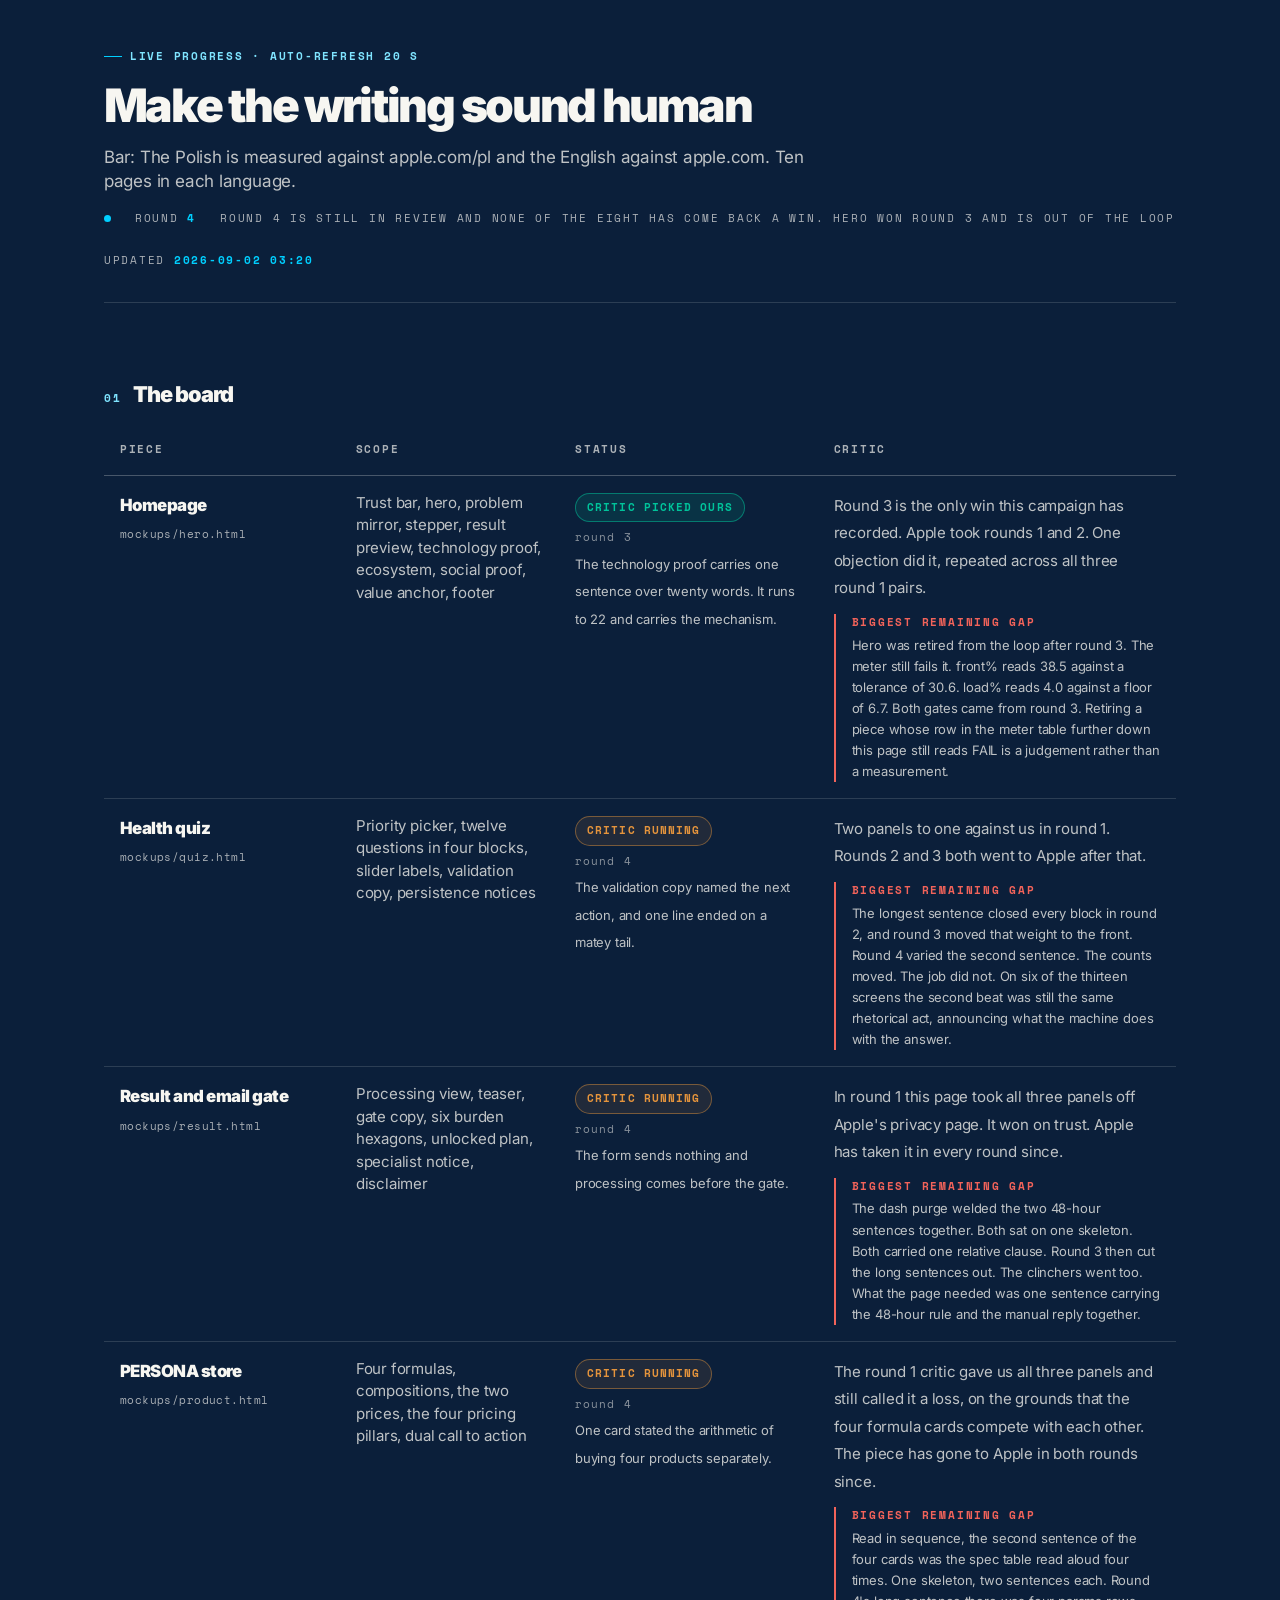
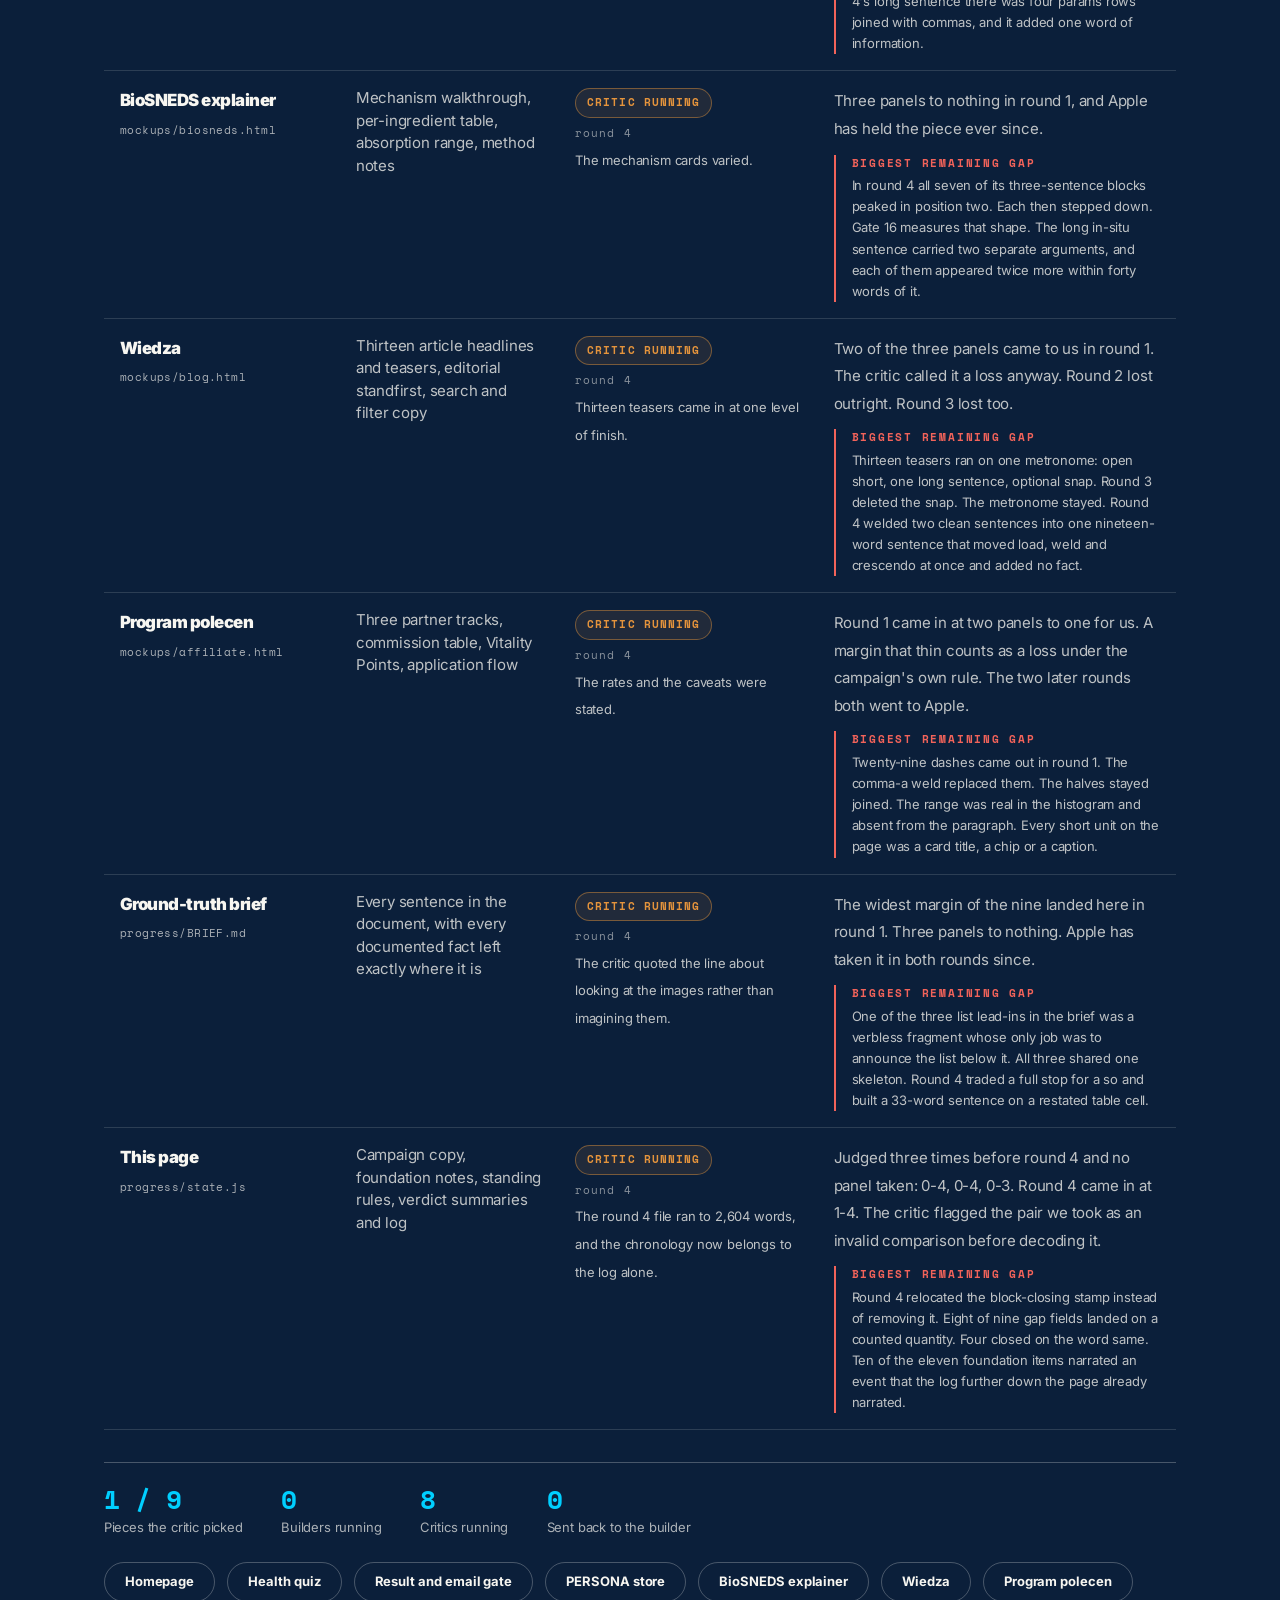
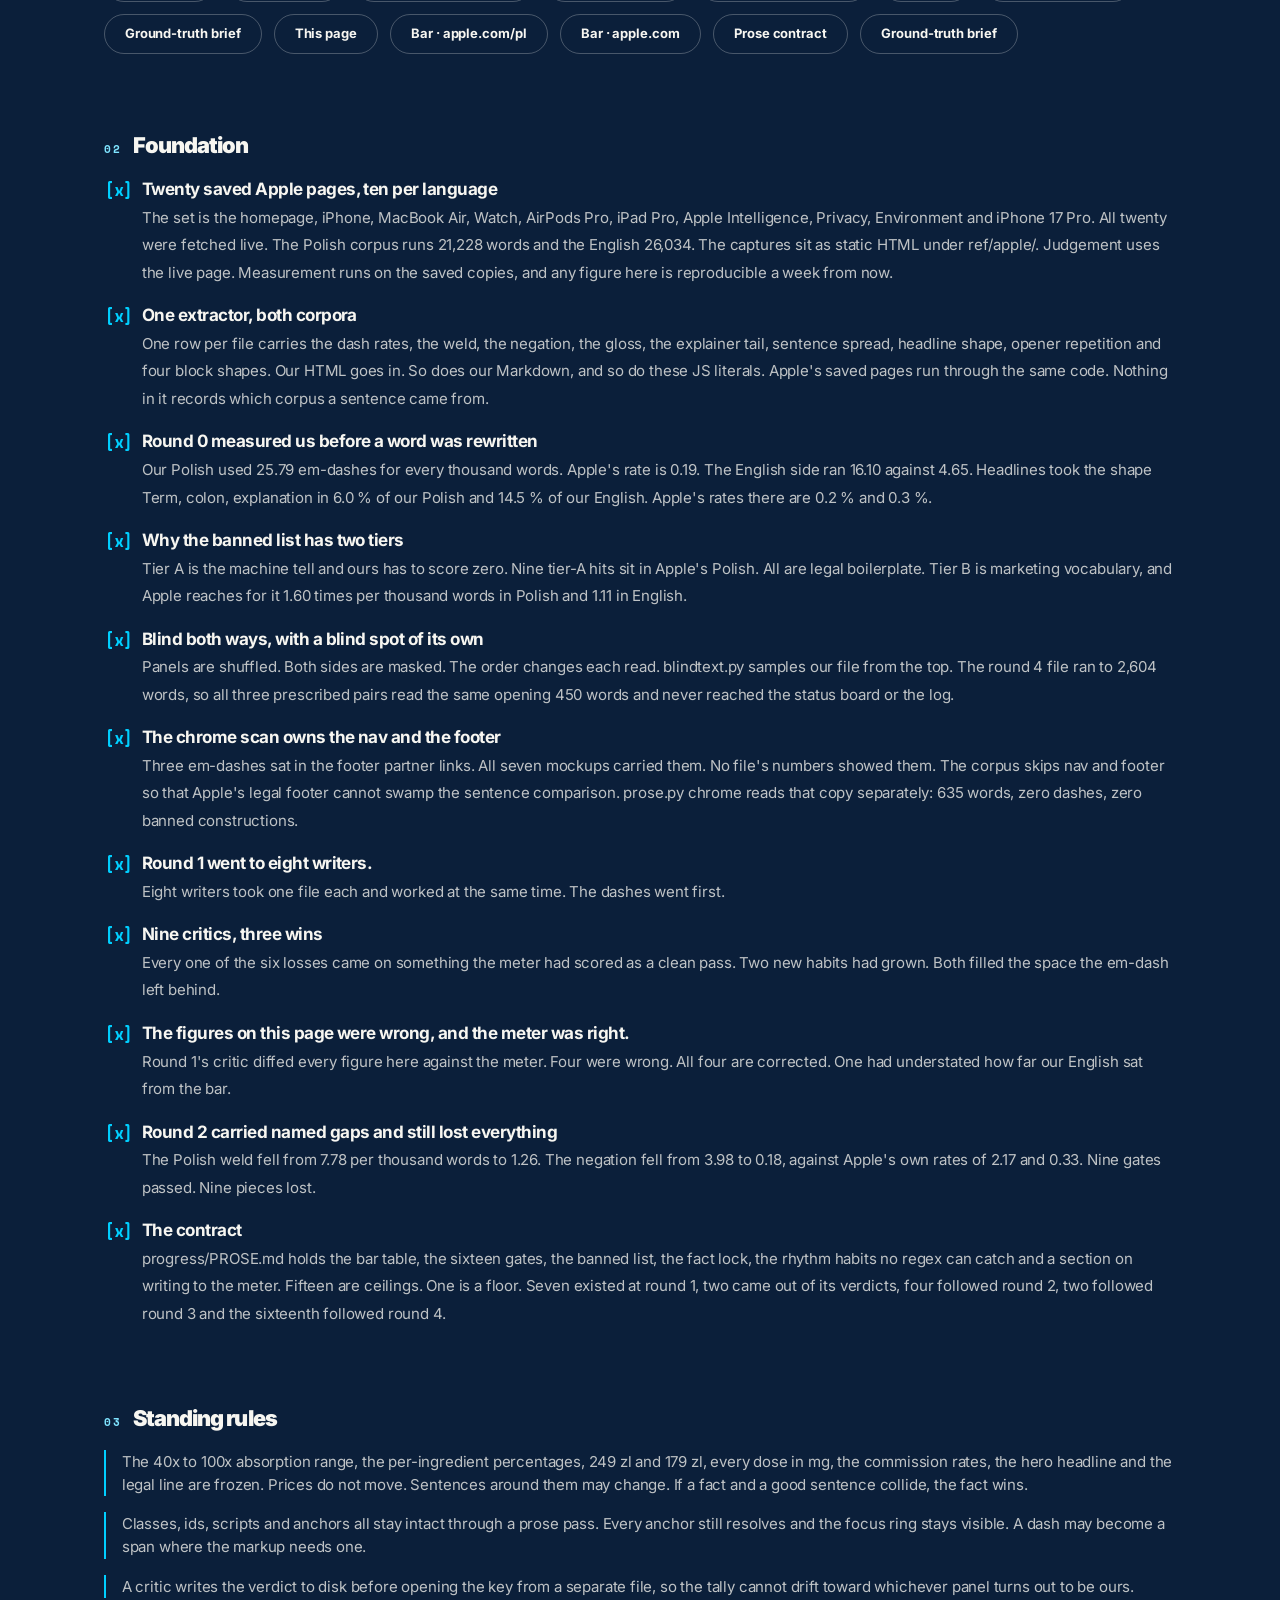
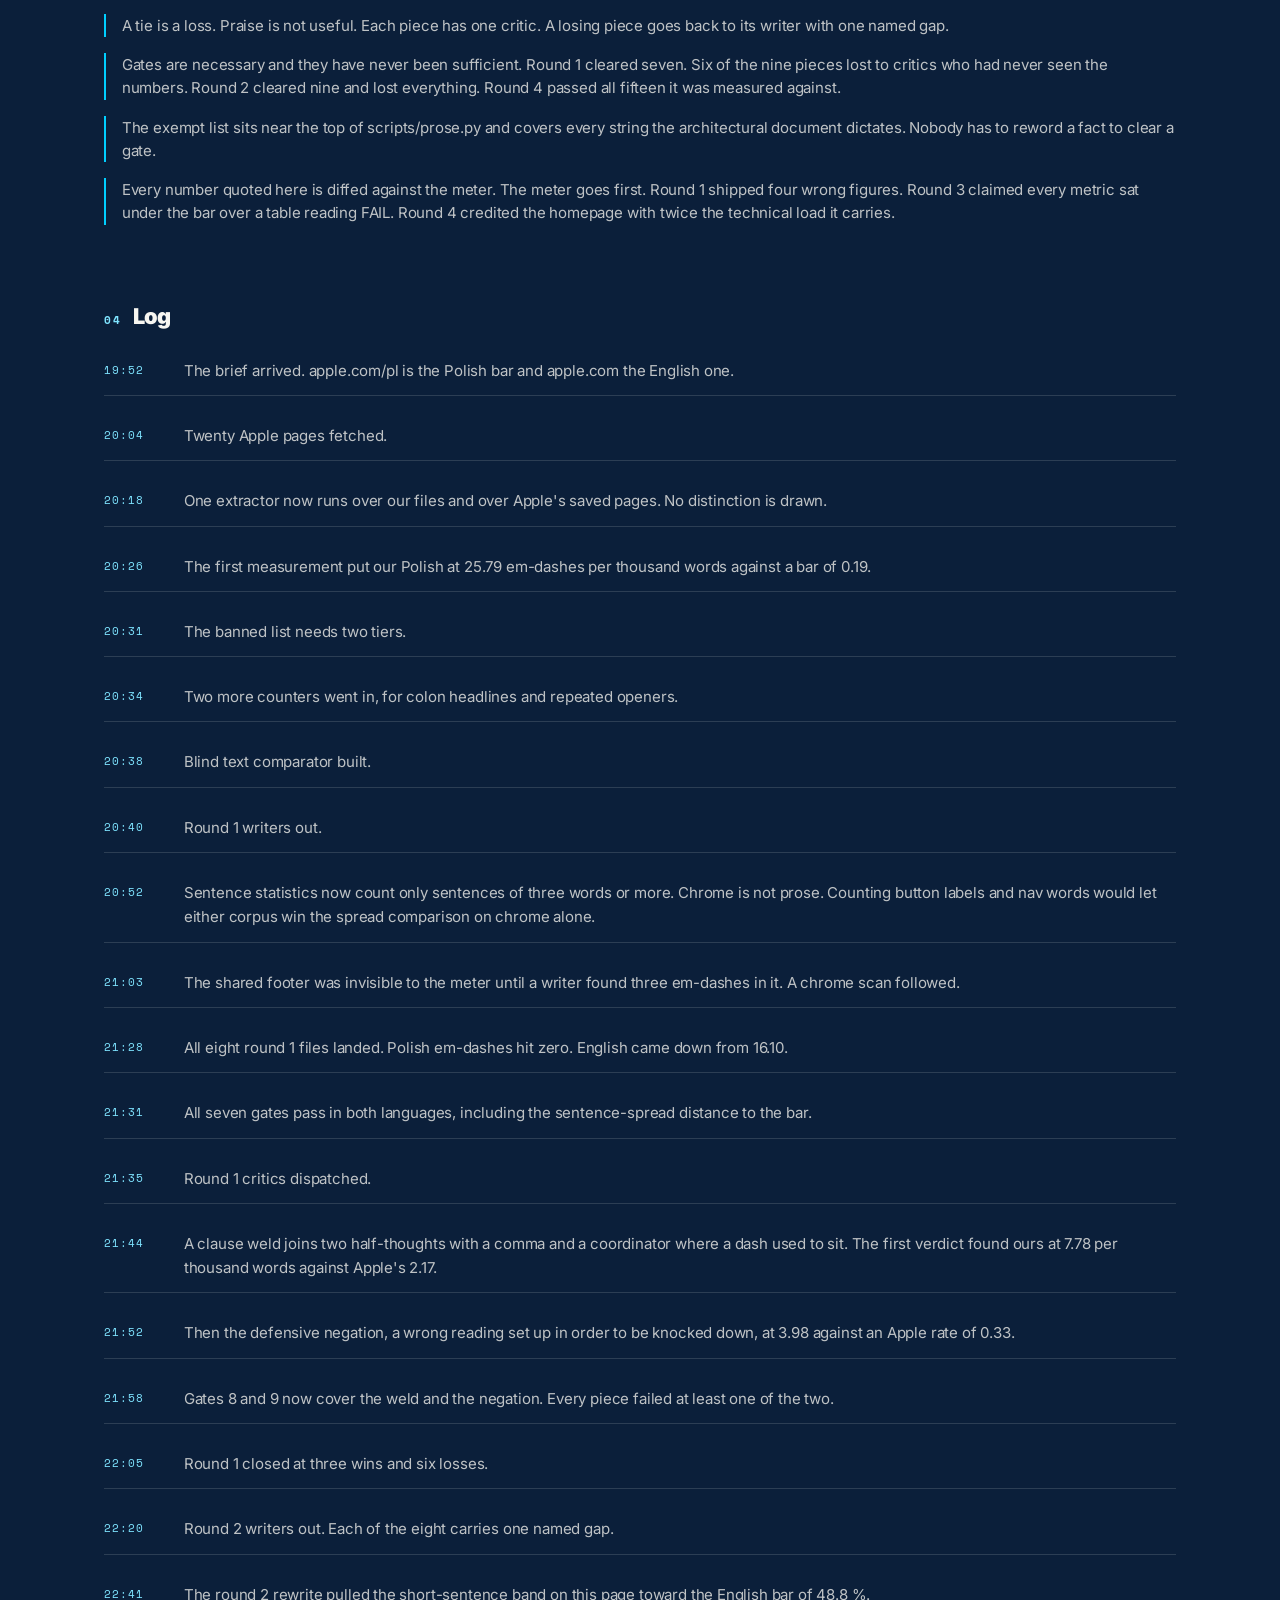
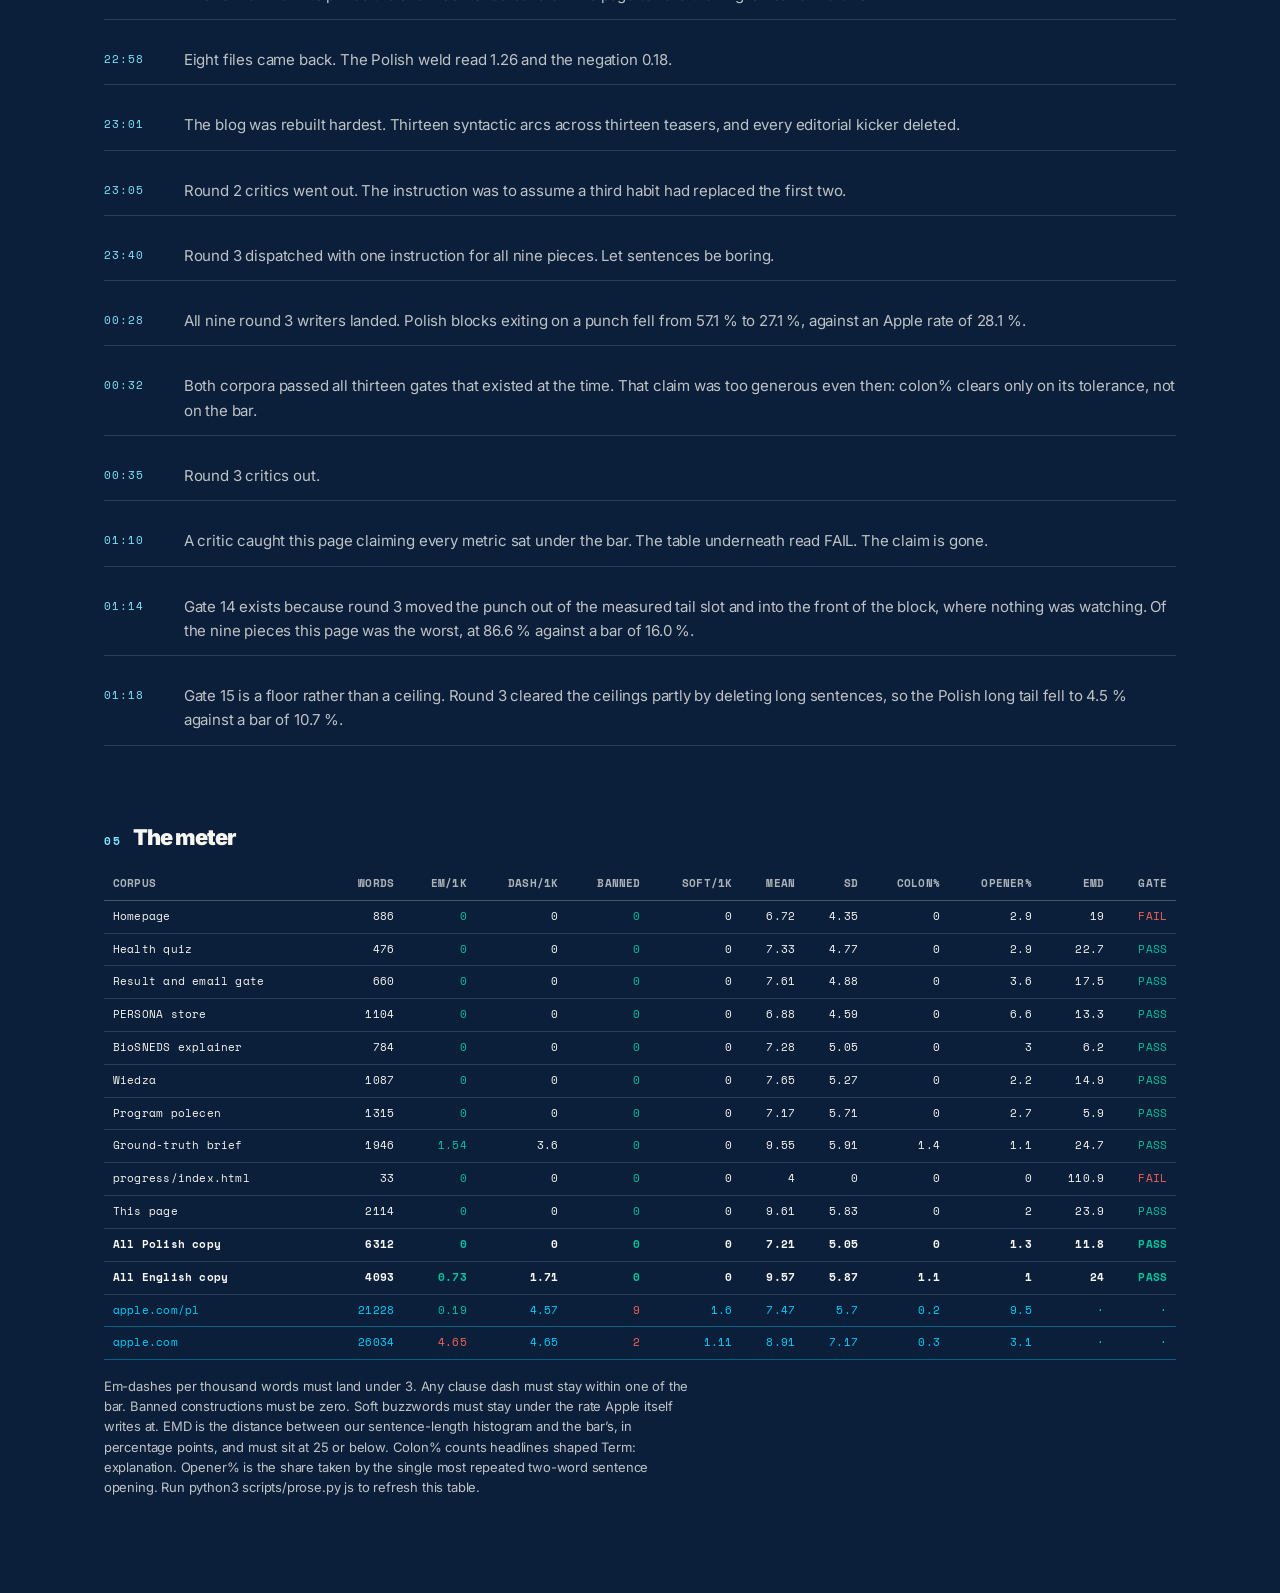
<file: progress/prose-round.html>
<!doctype html>
<html lang="en">
<head>
<meta charset="utf-8">
<meta name="viewport" content="width=device-width, initial-scale=1">
<meta http-equiv="refresh" content="20">
<title>ITP prose refactor, live progress</title>
<link rel="stylesheet" href="../styles/tokens.css">
<style>
  body { background: var(--navy-950); color: var(--on-navy); }
  .page { max-width: 1180px; margin-inline: auto; padding: var(--sp-9) var(--sp-gutter) var(--sp-12); }

  .masthead { display: grid; gap: var(--sp-4); padding-bottom: var(--sp-7);
              border-bottom: 1px solid var(--line-navy); }
  .masthead h1 { font-size: clamp(1.9rem, 3.6vw, 3rem); letter-spacing: var(--ls-display-tight); }
  .masthead .t-lead { color: var(--on-navy-soft); max-width: 68ch; }
  .meta { display: flex; flex-wrap: wrap; gap: var(--sp-6); align-items: center;
          font-family: var(--font-mono); font-size: var(--t-micro);
          letter-spacing: var(--ls-mono-wide); text-transform: uppercase;
          color: var(--on-navy-muted); }
  .meta b { color: var(--cyan); font-weight: var(--w-bold); }
  .pulse { width: 7px; height: 7px; border-radius: 50%; background: var(--cyan);
           box-shadow: 0 0 0 0 var(--cyan-glow); animation: pulse 2s infinite; }
  @keyframes pulse { 0% { box-shadow: 0 0 0 0 rgba(0,207,255,.5); }
                     70% { box-shadow: 0 0 0 12px rgba(0,207,255,0); }
                     100% { box-shadow: 0 0 0 0 rgba(0,207,255,0); } }

  h2.block { font-size: var(--t-display-4); margin: var(--sp-11) 0 var(--sp-5); }
  h2.block .index-num { color: var(--cyan-soft); margin-right: var(--sp-3); }

  table.board { width: 100%; border-collapse: collapse; }
  table.board th, table.board td { text-align: left; vertical-align: top;
                                   padding: var(--sp-4) var(--sp-4);
                                   border-bottom: 1px solid var(--line-navy); }
  table.board thead th { font-family: var(--font-mono); font-size: var(--t-micro);
                         font-weight: var(--w-bold); letter-spacing: var(--ls-mono-wide);
                         text-transform: uppercase; color: var(--on-navy-muted);
                         border-bottom-color: var(--line-navy-hi); }
  table.board td:first-child { width: 22%; }
  .piece-title { font-weight: var(--w-black); letter-spacing: var(--ls-head); font-size: 1.05rem; }
  .piece-file { font-family: var(--font-mono); font-size: var(--t-micro);
                color: var(--on-navy-muted); letter-spacing: .04em; }
  .scope { font-size: var(--t-body-sm); color: var(--on-navy-soft); line-height: 1.5; }
  .note { font-size: var(--t-body-sm); color: var(--on-navy-soft); line-height: 1.55; }
  .gap { display: block; margin-top: var(--sp-3); padding-left: var(--sp-4);
         border-left: 2px solid var(--f3-inflam); font-size: var(--t-caption);
         color: var(--on-navy-soft); }
  .gap b { color: var(--f3-inflam); font-family: var(--font-mono);
           font-size: var(--t-micro); letter-spacing: var(--ls-mono-wide);
           text-transform: uppercase; display: block; margin-bottom: 3px; }

  .badge { display: inline-flex; align-items: center; gap: 6px; padding: 5px 11px;
           border-radius: var(--r-pill); border: 1px solid var(--line-navy-hi);
           font-family: var(--font-mono); font-size: var(--t-micro);
           font-weight: var(--w-bold); letter-spacing: var(--ls-mono);
           text-transform: uppercase; white-space: nowrap; }
  .badge--building { color: var(--cyan); border-color: var(--line-cyan);
                     background: rgba(0,207,255,.08); }
  .badge--reviewing { color: var(--f1-digest); border-color: rgba(229,148,60,.45);
                      background: rgba(229,148,60,.10); }
  .badge--lost { color: var(--f3-inflam); border-color: rgba(242,99,90,.45);
                 background: rgba(242,99,90,.10); }
  .badge--won { color: var(--f4-vital); border-color: rgba(0,195,154,.5);
                background: rgba(0,195,154,.12); }
  .rnd { font-family: var(--font-mono); font-size: var(--t-micro);
         color: var(--on-navy-faint); letter-spacing: var(--ls-mono); }

  ul.plain { list-style: none; margin: 0; padding: 0; display: grid; gap: var(--sp-4); }
  .found { display: grid; grid-template-columns: 22px 1fr; gap: var(--sp-4);
           align-items: start; }
  .found__tick { color: var(--cyan); font-family: var(--font-mono); font-weight: var(--w-bold); }
  .found__label { font-weight: var(--w-bold); letter-spacing: var(--ls-head); }
  .found__detail { font-size: var(--t-body-sm); color: var(--on-navy-soft); line-height: 1.5; }

  .rules { display: grid; gap: var(--sp-3); }
  .rules li { padding-left: var(--sp-4); border-left: 2px solid var(--cyan);
              font-size: var(--t-body-sm); color: var(--on-navy-soft); line-height: 1.55; }

  .log { display: grid; gap: 0; }
  .log li { display: grid; grid-template-columns: 64px 1fr; gap: var(--sp-4);
            padding: var(--sp-3) 0; border-bottom: 1px solid var(--line-navy);
            font-size: var(--t-body-sm); color: var(--on-navy-soft); }
  .log time { font-family: var(--font-mono); font-size: var(--t-micro);
              color: var(--cyan-soft); letter-spacing: var(--ls-mono); padding-top: 3px; }

  .tally { display: flex; flex-wrap: wrap; gap: clamp(20px,3vw,44px); margin-top: var(--sp-7);
           padding-top: var(--sp-6); border-top: 1px solid var(--line-navy-hi); }

  .links { display: flex; flex-wrap: wrap; gap: var(--sp-3); margin-top: var(--sp-6); }
  .links a { text-decoration: none; }

  table.metrics { width: 100%; border-collapse: collapse; font-family: var(--font-mono);
                  font-size: var(--t-micro); letter-spacing: .02em; }
  table.metrics th, table.metrics td { text-align: right; padding: 7px 9px;
                                       border-bottom: 1px solid var(--line-navy); }
  table.metrics th:first-child, table.metrics td:first-child { text-align: left; }
  table.metrics thead th { color: var(--on-navy-muted); text-transform: uppercase;
                           font-weight: var(--w-bold); border-bottom-color: var(--line-navy-hi); }
  table.metrics tr.bar td { color: var(--cyan); border-bottom-color: var(--line-cyan); }
  table.metrics tr.total td { color: var(--on-navy); font-weight: var(--w-bold); }
  .ok { color: var(--f4-vital); }
  .bad { color: var(--f3-inflam); }
  .metric-note { font-size: var(--t-caption); color: var(--on-navy-soft);
                 line-height: 1.55; margin-top: var(--sp-4); max-width: 74ch; }

  @media (max-width: 820px) {
    table.board thead { display: none; }
    table.board tr { display: grid; gap: var(--sp-3); padding: var(--sp-5) 0;
                     border-bottom: 1px solid var(--line-navy); }
    table.board td { border: 0; padding: 0; }
    table.board td:first-child { width: auto; }
  }
</style>
</head>
<body class="navy">
<main class="page">

  <header class="masthead">
    <p class="eyebrow">Live progress · auto-refresh 20 s</p>
    <h1 id="campaign">…</h1>
    <p class="t-lead" id="bar">…</p>
    <div class="meta">
      <span class="pulse" aria-hidden="true"></span>
      <span>Round <b id="round">&hellip;</b></span>
      <span id="phase">&hellip;</span>
      <span>Updated <b id="updated">&hellip;</b></span>
    </div>
  </header>

  <section aria-labelledby="h-board">
    <h2 class="block" id="h-board"><span class="index-num">01</span>The board</h2>
    <table class="board">
      <thead>
        <tr><th scope="col">Piece</th><th scope="col">Scope</th><th scope="col">Status</th><th scope="col">Critic</th></tr>
      </thead>
      <tbody id="board"></tbody>
    </table>
    <div class="tally" id="tally"></div>
    <div class="links" id="links"></div>
  </section>

  <section aria-labelledby="h-found">
    <h2 class="block" id="h-found"><span class="index-num">02</span>Foundation</h2>
    <ul class="plain" id="foundation"></ul>
  </section>

  <section aria-labelledby="h-rules">
    <h2 class="block" id="h-rules"><span class="index-num">03</span>Standing rules</h2>
    <ul class="plain rules" id="rules"></ul>
  </section>

  <section aria-labelledby="h-log">
    <h2 class="block" id="h-log"><span class="index-num">04</span>Log</h2>
    <ul class="plain log" id="log"></ul>
  </section>

  <section aria-labelledby="h-metrics">
    <h2 class="block" id="h-metrics"><span class="index-num">05</span>The meter</h2>
    <table class="metrics">
      <thead>
        <tr><th scope="col">Corpus</th><th scope="col">Words</th><th scope="col">Em/1k</th>
            <th scope="col">Dash/1k</th><th scope="col">Banned</th><th scope="col">Soft/1k</th>
            <th scope="col">Mean</th><th scope="col">SD</th><th scope="col">Colon%</th>
            <th scope="col">Opener%</th><th scope="col">EMD</th><th scope="col">Gate</th></tr>
      </thead>
      <tbody id="metrics"></tbody>
    </table>
    <p class="metric-note" id="metric-note"></p>
  </section>

</main>

<script src="state.js"></script>
<script src="metrics.js"></script>
<script>
(function () {
  var S = window.ITP_STATE;
  if (!S) return;
  var $ = function (id) { return document.getElementById(id); };
  var esc = function (s) {
    return String(s == null ? '' : s).replace(/[&<>"]/g, function (c) {
      return { '&': '&amp;', '<': '&lt;', '>': '&gt;', '"': '&quot;' }[c];
    });
  };

  $('campaign').textContent = S.campaign;
  $('bar').textContent = 'Bar: ' + S.bar;
  $('round').textContent = S.round;
  $('phase').textContent = S.phase;
  $('updated').textContent = S.updated;
  document.title = 'ITP prose refactor, round ' + S.round;

  var LABEL = {
    building: 'Builder running',
    reviewing: 'Critic running',
    lost: 'Critic picked theirs',
    won: 'Critic picked ours'
  };

  $('board').innerHTML = S.pieces.map(function (p) {
    var st = S.status[p.id] || { state: 'building', round: S.round };
    var critic = '';
    if (st.verdict) {
      critic += '<span class="note">' + esc(st.verdict) + '</span>';
    }
    if (st.gap) {
      critic += '<span class="gap"><b>Biggest remaining gap</b>' + esc(st.gap) + '</span>';
    }
    if (!critic) { critic = '<span class="note" style="color:var(--on-navy-faint)">Awaiting verdict</span>'; }
    return '<tr>' +
      '<td><span class="piece-title">' + esc(p.title) + '</span><br>' +
        '<span class="piece-file">' + esc(p.file) + '</span></td>' +
      '<td class="scope">' + esc(p.scope) + '</td>' +
      '<td><span class="badge badge--' + esc(st.state) + '">' + esc(LABEL[st.state] || st.state) + '</span>' +
        '<br><span class="rnd">round ' + esc(st.round) + '</span>' +
        (st.note ? '<br><span class="note" style="font-size:var(--t-caption)">' + esc(st.note) + '</span>' : '') + '</td>' +
      '<td>' + critic + '</td>' +
    '</tr>';
  }).join('');

  var counts = { won: 0, lost: 0, building: 0, reviewing: 0 };
  S.pieces.forEach(function (p) {
    var s = (S.status[p.id] || {}).state || 'building';
    counts[s] = (counts[s] || 0) + 1;
  });
  $('tally').innerHTML =
    stat(counts.won + ' / ' + S.pieces.length, 'Pieces the critic picked') +
    stat(counts.building, 'Builders running') +
    stat(counts.reviewing, 'Critics running') +
    stat(counts.lost, 'Sent back to the builder');

  function stat(n, label) {
    return '<div class="stat"><span class="stat__num">' + esc(n) + '</span>' +
           '<span class="stat__label">' + esc(label) + '</span></div>';
  }

  $('links').innerHTML = S.pieces.map(function (p) {
    return '<a class="btn btn--ghost btn--sm" href="../' + esc(p.file) + '">' + esc(p.title) + '</a>';
  }).join('') +
    '<a class="btn btn--ghost btn--sm" href="https://www.apple.com/pl/">Bar · apple.com/pl</a>' +
    '<a class="btn btn--ghost btn--sm" href="https://www.apple.com/">Bar · apple.com</a>' +
    '<a class="btn btn--ghost btn--sm" href="PROSE.md">Prose contract</a>' +
    '<a class="btn btn--ghost btn--sm" href="BRIEF.md">Ground-truth brief</a>';

  $('foundation').innerHTML = S.foundation.map(function (f) {
    return '<li class="found"><span class="found__tick">' + (f.done ? '[x]' : '[ ]') + '</span>' +
      '<span><span class="found__label">' + esc(f.label) + '</span><br>' +
      '<span class="found__detail">' + esc(f.detail) + '</span></span></li>';
  }).join('');

  $('rules').innerHTML = S.rules.map(function (r) { return '<li>' + esc(r) + '</li>'; }).join('');

  $('log').innerHTML = S.log.map(function (l) {
    return '<li><time>' + esc(l.t) + '</time><span>' + esc(l.m) + '</span></li>';
  }).join('');

  var M = window.ITP_METRICS;
  if (M) {
    var titleOf = {};
    S.pieces.forEach(function (p) { titleOf[p.file] = p.title; });

    var mrow = function (label, m, cls) {
      var gate = m.pass === undefined ? '·'
        : (m.pass ? '<span class="ok">PASS</span>' : '<span class="bad">FAIL</span>');
      var f = function (v, limit, over) {
        if (limit === undefined) return esc(v);
        return '<span class="' + (over ? 'bad' : 'ok') + '">' + esc(v) + '</span>';
      };
      return '<tr class="' + cls + '"><td>' + esc(label) + '</td>' +
        '<td>' + esc(m.words) + '</td>' +
        '<td>' + f(m.em_per_1k, 3, m.em_per_1k >= 3) + '</td>' +
        '<td>' + esc(m.dash_per_1k) + '</td>' +
        '<td>' + f(m.banned, 0, m.banned > 0) + '</td>' +
        '<td>' + esc(m.soft_per_1k) + '</td>' +
        '<td>' + esc(m.sent_mean) + '</td>' +
        '<td>' + esc(m.sent_sd) + '</td>' +
        '<td>' + esc(m.colon_head_pct) + '</td>' +
        '<td>' + esc(m.top_opener_pct) + '</td>' +
        '<td>' + esc(m.emd === undefined ? '·' : m.emd) + '</td>' +
        '<td>' + gate + '</td></tr>';
    };

    var rows = '';
    Object.keys(M.files).forEach(function (f) {
      rows += mrow(titleOf[f] || f, M.files[f], '');
    });
    rows += mrow('All Polish copy', M.totals.pl, 'total');
    rows += mrow('All English copy', M.totals.en, 'total');
    rows += mrow('apple.com/pl', M.bar.pl, 'bar');
    rows += mrow('apple.com', M.bar.en, 'bar');
    $('metrics').innerHTML = rows;

    $('metric-note').textContent =
      'Em-dashes per thousand words must land under 3. Any clause dash must stay within one '
      + 'of the bar. Banned constructions must be zero. Soft buzzwords must stay under the rate '
      + 'Apple itself writes at. EMD is the distance between our sentence-length histogram and '
      + 'the bar\u2019s, in percentage points, and must sit at 25 or below. Colon% counts headlines '
      + 'shaped Term: explanation. Opener% is the share taken by the single most repeated two-word '
      + 'sentence opening. Run python3 scripts/prose.py js to refresh this table.';
  }
})();
</script>
</body>
</html>
</file>
<file: styles/tokens.css>
/* ==========================================================================
   ITP — DESIGN TOKENS + SHARED COMPONENT LAYER
   Authority: "ARCHITECTURAL AND STRATEGIC DOCUMENT: ITP PLATFORM (PERSONA)",
   section 7.2 (Color Palette and UI Kit). That document has precedence over
   every earlier project description.

   Palette   navy #0B1F3A · charcoal #202124 · off-white #F7F6F1 / #FAF9F5
             electric cyan #00CFFF (technology / personalization accent only)
   Type      headings Inter Black/ExtraBold · body Inter Regular/Medium
             technical parameters, identifiers, code: Space Mono
   Craft bar Function Health (functionhealth.com) — captured desktop 1440 and
             mobile 390 in ref/functionhealth/. Matched: floating pill nav,
             sticky promo bar, 64-80px display scale, 11px/1.1px-tracked mono
             micro-labels, 12px cards with inline UI artefacts, numbered steps,
             999px pill CTA pairs, very generous vertical rhythm.
             Pushed further: Inter Black instead of a light didone, cyan
             hairline data-viz, hexagonal profile geometry, mono parameter
             tables, navy full-bleed technology chapters.
   ========================================================================== */

/* --------------------------------------------------------------------------
   0 · FONTS (self-hosted; latin + latin-ext for Polish diacritics)
   ----------------------------------------------------------------------- */

@font-face {
  font-family: 'Inter';
  font-style: normal;
  font-weight: 100 900;
  font-display: swap;
  src: url('../fonts/inter-latin-ext.woff2') format('woff2');
  unicode-range: U+0100-02BA, U+02BD-02C5, U+02C7-02CC, U+02CE-02D7, U+02DD-02FF,
    U+0304, U+0308, U+0329, U+1D00-1DBF, U+1E00-1E9F, U+1EF2-1EFF, U+2020,
    U+20A0-20AB, U+20AD-20C0, U+2113, U+2C60-2C7F, U+A720-A7FF;
}
@font-face {
  font-family: 'Inter';
  font-style: normal;
  font-weight: 100 900;
  font-display: swap;
  src: url('../fonts/inter-latin.woff2') format('woff2');
  unicode-range: U+0000-00FF, U+0131, U+0152-0153, U+02BB-02BC, U+02C6, U+02DA,
    U+02DC, U+0304, U+0308, U+0329, U+2000-206F, U+20AC, U+2122, U+2191, U+2193,
    U+2212, U+2215, U+FEFF, U+FFFD;
}
@font-face {
  font-family: 'Space Mono';
  font-style: normal;
  font-weight: 400;
  font-display: swap;
  src: url('../fonts/spacemono-400-latin-ext.woff2') format('woff2');
  unicode-range: U+0100-02BA, U+02BD-02C5, U+02C7-02CC, U+02CE-02D7, U+02DD-02FF,
    U+0304, U+0308, U+0329, U+1D00-1DBF, U+1E00-1E9F, U+1EF2-1EFF, U+2020,
    U+20A0-20AB, U+20AD-20C0, U+2113, U+2C60-2C7F, U+A720-A7FF;
}
@font-face {
  font-family: 'Space Mono';
  font-style: normal;
  font-weight: 400;
  font-display: swap;
  src: url('../fonts/spacemono-400-latin.woff2') format('woff2');
  unicode-range: U+0000-00FF, U+0131, U+0152-0153, U+02BB-02BC, U+02C6, U+02DA,
    U+02DC, U+0304, U+0308, U+0329, U+2000-206F, U+20AC, U+2122, U+2191, U+2193,
    U+2212, U+2215, U+FEFF, U+FFFD;
}
@font-face {
  font-family: 'Space Mono';
  font-style: normal;
  font-weight: 700;
  font-display: swap;
  src: url('../fonts/spacemono-700-latin-ext.woff2') format('woff2');
  unicode-range: U+0100-02BA, U+02BD-02C5, U+02C7-02CC, U+02CE-02D7, U+02DD-02FF,
    U+0304, U+0308, U+0329, U+1D00-1DBF, U+1E00-1E9F, U+1EF2-1EFF, U+2020,
    U+20A0-20AB, U+20AD-20C0, U+2113, U+2C60-2C7F, U+A720-A7FF;
}
@font-face {
  font-family: 'Space Mono';
  font-style: normal;
  font-weight: 700;
  font-display: swap;
  src: url('../fonts/spacemono-700-latin.woff2') format('woff2');
  unicode-range: U+0000-00FF, U+0131, U+0152-0153, U+02BB-02BC, U+02C6, U+02DA,
    U+02DC, U+0304, U+0308, U+0329, U+2000-206F, U+20AC, U+2122, U+2191, U+2193,
    U+2212, U+2215, U+FEFF, U+FFFD;
}

:root {

  /* ----------------------------------------------------------------------
     1 · COLOUR — three families only: navy, off-white, electric cyan.
     Product-line hues are the single sanctioned exception (doc 7.2).
     ------------------------------------------------------------------- */

  /* Navy — the deep colour: text, structures, technology chapters */
  --navy-950: #060F1F;   /* deepest ground, footer                        */
  --navy-900: #0B1F3A;   /* CANONICAL corporate navy (doc 7.2)            */
  --navy-800: #102A4C;   /* lifted navy surface, cards on navy            */
  --navy-700: #16375F;   /* hover / raised                                */
  --navy-600: #1D4675;   /* borders and dividers on navy                  */
  --navy-500: #2C5B8F;   /* muted structure on navy                       */
  --charcoal: #202124;   /* charcoal black (doc 7.2) — mono, fine print   */

  /* Off-white / ivory — the primary background */
  --ivory:        #F7F6F1;  /* CANONICAL primary background (doc 7.2)     */
  --ivory-bright: #FAF9F5;  /* CANONICAL alternate background (doc 7.2)   */
  --ivory-white:  #FFFFFF;  /* card ground where maximum lift is needed   */
  --ivory-sunk:   #EFEDE6;  /* recessed panels, table zebra, input wells  */
  --ivory-edge:   #E3E0D6;  /* warm hairline on light grounds             */

  /* Electric cyan — technology and personalization ONLY. Never decorative. */
  --cyan:       #00CFFF;    /* CANONICAL accent (doc 7.2)                 */
  --cyan-deep:  #00719A;    /* small cyan text on ivory — 4.89:1, AA      */
  --cyan-ink:   #005E7C;    /* cyan-family text at small sizes            */
  --cyan-soft:  #7FE4FF;    /* cyan on navy, secondary data series        */
  --cyan-wash:  #E4F8FF;    /* palest cyan fill on off-white              */
  --cyan-glow:  rgba(0, 207, 255, .30);  /* focus ring, molecular glow    */
  --cyan-haze:  rgba(0, 207, 255, .10);  /* faint tech tint               */

  /* Product-line identity (doc 7.2: "each formula has its own colour code") */
  --f1-digest:  #E5943C;    /* Formula 1 · DigestEase Pro                 */
  --f2-neuro:   #7C6CF5;    /* Formula 2 · NeuroSynapse                   */
  --f3-inflam:  #F2635A;    /* Formula 3 · InflamShield                   */
  --f4-vital:   #00C39A;    /* Formula 4 · VitalCore                      */

  /* Text roles */
  --ink:        #0B1F3A;    /* headings and body on off-white             */
  --ink-2:      #3B4C63;    /* lead paragraphs                            */
  /* The muted and faint steps carry real content on these pages — mono
     index numerals, multipliers, captions, field labels — so both are held
     at or above WCAG AA 4.5:1 on #F7F6F1 rather than at the "pretty grey"
     values they started from (#64748B measured 4.40, #8A96A8 measured 2.56).
     Measured now: muted 5.62:1, faint 4.59:1. */
  --ink-muted:  #55606F;    /* captions, secondary — 5.62:1 on ivory      */
  --ink-faint:  #656E7C;    /* least emphasis that still passes — 4.59:1  */
  --on-navy:        #F7F6F1;
  --on-navy-soft:   rgba(247, 246, 241, .76);
  /* Same reasoning on navy: .56 and .34 measured 4.1 and 2.69 against
     #060F1F. Raised to keep the ramp while clearing AA. */
  --on-navy-muted:  rgba(247, 246, 241, .68);
  --on-navy-faint:  rgba(247, 246, 241, .54);

  /* Hairlines */
  --line:         rgba(11, 31, 58, .12);
  --line-strong:  rgba(11, 31, 58, .22);
  --line-solid:   #E3E0D6;
  --line-navy:    rgba(247, 246, 241, .14);
  --line-navy-hi: rgba(247, 246, 241, .26);
  --line-cyan:    rgba(0, 207, 255, .38);

  /* Semantic */
  /* Used as 11px bold status labels, so they are held to AA on ivory:
     4.75:1, 4.73:1 and 4.98:1 respectively. */
  --ok:    #0B7A54;
  --warn:  #9A5B0B;
  --alert: #B02F2F;

  /* ----------------------------------------------------------------------
     2 · TYPE
     ------------------------------------------------------------------- */

  --font-sans: 'Inter', ui-sans-serif, -apple-system, BlinkMacSystemFont,
    'Segoe UI', Roboto, Arial, sans-serif;
  --font-mono: 'Space Mono', 'JetBrains Mono', ui-monospace, SFMono-Regular,
    Menlo, Consolas, monospace;

  /* Display ramp — Inter Black, tight tracking, near-solid leading.
     Matches the Function Health 80/64/45/34px rhythm at our weight. */
  --t-display-1: clamp(2.85rem, 7.2vw, 5.25rem);  /* 46 -> 84px  hero      */
  --t-display-2: clamp(2.1rem, 4.6vw, 3.9rem);    /* 34 -> 62px  section   */
  --t-display-3: clamp(1.7rem, 2.6vw, 2.7rem);    /* 27 -> 43px  subsection*/
  --t-display-4: clamp(1.35rem, 1.7vw, 1.6rem);   /* 22 -> 26px  card head */
  --t-lead:      clamp(1.06rem, 1.25vw, 1.28rem); /* 17 -> 20.5px lead     */
  --t-body:      1.0625rem;                        /* 17px                  */
  --t-body-sm:   0.9375rem;                        /* 15px                  */
  --t-caption:   0.8125rem;                        /* 13px                  */
  --t-micro:     0.6875rem;                        /* 11px — mono labels    */

  --w-black:    900;
  --w-extra:    800;
  --w-bold:     700;
  --w-semi:     600;
  --w-medium:   500;
  --w-regular:  400;

  --ls-display: -.045em;   /* Inter Black needs negative tracking          */
  --ls-display-tight: -.05em;
  --ls-head:    -.03em;
  --ls-body:    -.01em;
  --ls-mono:    .10em;
  --ls-mono-wide: .16em;

  --lh-display: .93;
  --lh-head:    1.02;
  --lh-lead:    1.45;
  --lh-body:    1.62;

  /* ----------------------------------------------------------------------
     3 · SPACE — 4px base, generous section rhythm
     ------------------------------------------------------------------- */

  --sp-1: 4px;   --sp-2: 8px;    --sp-3: 12px;  --sp-4: 16px;
  --sp-5: 20px;  --sp-6: 24px;   --sp-7: 32px;  --sp-8: 40px;
  --sp-9: 48px;  --sp-10: 64px;  --sp-11: 80px; --sp-12: 96px;
  --sp-13: 128px; --sp-14: 160px;

  --sp-section:  clamp(72px, 9.5vw, 152px);   /* vertical section padding  */
  --sp-gutter:   clamp(20px, 4.2vw, 56px);    /* page side gutter          */
  --w-page:      1280px;                       /* max content width         */
  --w-narrow:    720px;                        /* measure for prose         */
  --w-mid:       960px;

  /* ----------------------------------------------------------------------
     4 · RADII, ELEVATION, MOTION
     ------------------------------------------------------------------- */

  --r-pill: 999px;
  --r-sm:   6px;
  --r-md:   12px;   /* Function Health card radius                        */
  --r-lg:   20px;
  --r-xl:   28px;

  --sh-1: 0 1px 2px rgba(11, 31, 58, .05);
  --sh-2: 0 2px 8px rgba(11, 31, 58, .06), 0 1px 2px rgba(11, 31, 58, .04);
  --sh-3: 0 12px 32px rgba(11, 31, 58, .09), 0 2px 6px rgba(11, 31, 58, .05);
  --sh-4: 0 28px 64px rgba(11, 31, 58, .14), 0 4px 12px rgba(11, 31, 58, .06);
  --sh-nav: 0 6px 28px rgba(6, 15, 31, .12);
  --sh-cyan: 0 0 0 1px var(--line-cyan), 0 8px 28px rgba(0, 207, 255, .16);

  --ease: cubic-bezier(.22, .61, .36, 1);
  --ease-out: cubic-bezier(.16, 1, .3, 1);
  --dur-1: 140ms;
  --dur-2: 240ms;
  --dur-3: 420ms;

  --ring: 0 0 0 3px var(--cyan-glow), 0 0 0 1px var(--cyan-deep);
  --label-ink: #55606F;

  /* Height of the sticky trust bar; the sticky header parks beneath it. */
  --trustbar-h: 36px;
}

/* ==========================================================================
   BASE
   ========================================================================== */

*, *::before, *::after { box-sizing: border-box; }

html {
  -webkit-text-size-adjust: 100%;
  scroll-behavior: smooth;
}

body {
  margin: 0;
  background: var(--ivory);
  color: var(--ink);
  font-family: var(--font-sans);
  font-size: var(--t-body);
  font-weight: var(--w-regular);
  line-height: var(--lh-body);
  letter-spacing: var(--ls-body);
  -webkit-font-smoothing: antialiased;
  -moz-osx-font-smoothing: grayscale;
  font-feature-settings: 'cv11' 1, 'ss01' 1;
}

h1, h2, h3, h4, h5 {
  margin: 0;
  font-weight: var(--w-black);
  letter-spacing: var(--ls-display);
  line-height: var(--lh-head);
  text-wrap: balance;
}

p { margin: 0; text-wrap: pretty; }

a { color: inherit; }

img, svg, canvas { display: block; max-width: 100%; }

button, input, select, textarea {
  font: inherit;
  letter-spacing: inherit;
  color: inherit;
}

:focus-visible {
  outline: none;
  box-shadow: var(--ring);
  border-radius: var(--r-sm);
}

::selection { background: var(--cyan); color: var(--navy-900); }

/* ==========================================================================
   TYPE UTILITIES
   ========================================================================== */

.t-d1 { font-size: var(--t-display-1); font-weight: var(--w-black);
        letter-spacing: var(--ls-display-tight); line-height: var(--lh-display); }
.t-d2 { font-size: var(--t-display-2); font-weight: var(--w-black);
        letter-spacing: var(--ls-display); line-height: .98; }
.t-d3 { font-size: var(--t-display-3); font-weight: var(--w-extra);
        letter-spacing: var(--ls-head); line-height: 1.06; }
.t-d4 { font-size: var(--t-display-4); font-weight: var(--w-bold);
        letter-spacing: var(--ls-head); line-height: 1.18; }
.t-lead { font-size: var(--t-lead); font-weight: var(--w-regular);
          line-height: var(--lh-lead); color: var(--ink-2);
          letter-spacing: -.012em; }
.t-caption { font-size: var(--t-caption); line-height: 1.5; color: var(--ink-muted); }

/* Cyan is the personalization accent: use it on a word, never on a sentence. */
.t-accent { color: var(--cyan-deep); }
.on-navy .t-accent, .navy .t-accent { color: var(--cyan); }

/* Mono — technical parameters, doses, prices, identifiers, code (doc 7.2) */
.mono {
  font-family: var(--font-mono);
  font-variant-ligatures: none;
  font-feature-settings: 'tnum' 1;
}

.eyebrow {
  display: inline-flex;
  align-items: center;
  gap: var(--sp-2);
  font-family: var(--font-mono);
  font-size: var(--t-micro);
  font-weight: var(--w-bold);
  letter-spacing: var(--ls-mono-wide);
  text-transform: uppercase;
  color: var(--cyan-ink);
  margin: 0;
}
.eyebrow::before {
  content: '';
  width: 18px;
  height: 1px;
  background: var(--cyan-deep);
}
.on-navy .eyebrow, .navy .eyebrow, .section--navy .eyebrow,
.card--navy .eyebrow { color: var(--cyan-soft); }
.on-navy .eyebrow::before, .navy .eyebrow::before,
.section--navy .eyebrow::before, .card--navy .eyebrow::before { background: var(--cyan); }
.eyebrow--bare::before { display: none; }

/* Section index numerals: 01 / 02 / 03 in mono, the Function Health device */
.index-num {
  font-family: var(--font-mono);
  font-size: var(--t-micro);
  font-weight: var(--w-bold);
  letter-spacing: var(--ls-mono-wide);
  color: var(--cyan-ink);
}
.on-navy .index-num, .navy .index-num, .section--navy .index-num,
.card--navy .index-num { color: var(--cyan); }

/* ==========================================================================
   LAYOUT
   ========================================================================== */

.wrap { width: 100%; max-width: var(--w-page); margin-inline: auto;
        padding-inline: var(--sp-gutter); }
.wrap--narrow { max-width: var(--w-narrow); }
.wrap--mid { max-width: var(--w-mid); }

.section { padding-block: var(--sp-section); }
.section--tight { padding-block: clamp(48px, 6vw, 88px); }
.section--ivory { background: var(--ivory); }
.section--bright { background: var(--ivory-bright); }
.section--sunk { background: var(--ivory-sunk); }

/* Navy chapter: technology and proof live on navy (doc 7.2 "deep colour") */
.section--navy, .navy {
  background: var(--navy-900);
  color: var(--on-navy);
}
.section--navy h1, .section--navy h2, .section--navy h3,
.navy h1, .navy h2, .navy h3 { color: var(--on-navy); }
.section--navy .t-lead, .navy .t-lead { color: var(--on-navy-soft); }
.section--navy .t-caption, .navy .t-caption { color: var(--on-navy-muted); }

.section-head { display: grid; gap: var(--sp-5); max-width: 46ch; }
.section-head--center { max-width: 62ch; margin-inline: auto;
                        justify-items: center; text-align: center; }

.rule { height: 1px; background: var(--line); border: 0; margin: 0; }
.navy .rule, .section--navy .rule { background: var(--line-navy); }

.grid { display: grid; gap: var(--sp-6); }
.grid--2 { grid-template-columns: repeat(2, minmax(0, 1fr)); }
.grid--3 { grid-template-columns: repeat(3, minmax(0, 1fr)); }
.grid--4 { grid-template-columns: repeat(4, minmax(0, 1fr)); }

@media (max-width: 900px) {
  .grid--3, .grid--4 { grid-template-columns: repeat(2, minmax(0, 1fr)); }
}
@media (max-width: 640px) {
  .grid--2, .grid--3, .grid--4 { grid-template-columns: minmax(0, 1fr); }
}

/* ==========================================================================
   BUTTONS
   Contrast decision: electric cyan is a 0.72-luminance hue, so it is never a
   text colour on off-white and never a fill behind off-white text. On light
   grounds the primary CTA is navy; on navy grounds the primary CTA is cyan
   with navy text. Cyan therefore always reads as "the technology colour".
   ========================================================================== */

.btn {
  --btn-bg: transparent;
  --btn-fg: var(--ink);
  --btn-bd: var(--line-strong);
  display: inline-flex;
  align-items: center;
  justify-content: center;
  gap: var(--sp-2);
  min-height: 52px;
  padding: 0 var(--sp-7);
  border: 1px solid var(--btn-bd);
  border-radius: var(--r-pill);
  background: var(--btn-bg);
  color: var(--btn-fg);
  font-size: var(--t-body-sm);
  font-weight: var(--w-bold);
  letter-spacing: -.005em;
  text-decoration: none;
  cursor: pointer;
  transition: transform var(--dur-1) var(--ease),
              background var(--dur-2) var(--ease),
              border-color var(--dur-2) var(--ease),
              box-shadow var(--dur-2) var(--ease);
}
.btn:hover { transform: translateY(-1px); }
.btn:active { transform: translateY(0); }

.btn--primary {
  --btn-bg: var(--navy-900);
  --btn-fg: var(--ivory);
  --btn-bd: var(--navy-900);
  box-shadow: var(--sh-2);
}
.btn--primary:hover { --btn-bg: var(--navy-700); --btn-bd: var(--navy-700);
                      box-shadow: var(--sh-3); }

.btn--ghost { --btn-bg: transparent; --btn-fg: var(--ink); --btn-bd: var(--line-strong); }
.btn--ghost:hover { --btn-bd: var(--navy-900); }

/* On navy: cyan fill, navy ink — the loudest thing on the page */
.navy .btn--primary, .section--navy .btn--primary, .btn--cyan {
  --btn-bg: var(--cyan);
  --btn-fg: var(--navy-900);
  --btn-bd: var(--cyan);
  box-shadow: 0 8px 28px rgba(0, 207, 255, .22);
}
.navy .btn--primary:hover, .section--navy .btn--primary:hover, .btn--cyan:hover {
  --btn-bg: var(--cyan-soft); --btn-bd: var(--cyan-soft);
}
.navy .btn--ghost, .section--navy .btn--ghost {
  --btn-fg: var(--on-navy); --btn-bd: var(--line-navy-hi);
}
.navy .btn--ghost:hover, .section--navy .btn--ghost:hover { --btn-bd: var(--cyan); }

.btn--sm { min-height: 40px; padding: 0 var(--sp-5); font-size: var(--t-caption); }
.btn--lg { min-height: 60px; padding: 0 var(--sp-8); font-size: var(--t-body); }
.btn--block { width: 100%; }

.btn-row { display: flex; flex-wrap: wrap; gap: var(--sp-3); align-items: center; }
.btn-row--center { justify-content: center; }

/* Text link with the cyan underline signature */
.link {
  color: inherit;
  text-decoration: none;
  font-weight: var(--w-semi);
  border-bottom: 2px solid var(--cyan);
  padding-bottom: 1px;
  transition: border-color var(--dur-2) var(--ease), color var(--dur-2) var(--ease);
}
.link:hover { border-color: var(--navy-900); }
.navy .link:hover, .section--navy .link:hover { border-color: var(--ivory); }

/* ==========================================================================
   SURFACES
   ========================================================================== */

.card {
  background: var(--ivory-bright);
  border: 1px solid var(--line);
  border-radius: var(--r-md);
  padding: clamp(20px, 2.4vw, 32px);
}
.card--lift { background: var(--ivory-white); box-shadow: var(--sh-2); border-color: var(--line); }
.card--sunk { background: var(--ivory-sunk); border-color: transparent; }
.card--navy { background: var(--navy-800); border-color: var(--line-navy);
              color: var(--on-navy); }
.card--tech { background: var(--cyan-wash); border-color: var(--line-cyan); }
.navy .card, .section--navy .card {
  background: var(--navy-800); border-color: var(--line-navy); color: var(--on-navy);
}

/* Chip / tag */
.chip {
  display: inline-flex; align-items: center; gap: var(--sp-2);
  padding: 6px var(--sp-3);
  border: 1px solid var(--line-strong);
  border-radius: var(--r-pill);
  font-family: var(--font-mono);
  font-size: var(--t-micro);
  font-weight: var(--w-bold);
  letter-spacing: var(--ls-mono);
  text-transform: uppercase;
  color: var(--ink-2);
  background: transparent;
}
.chip--tech { border-color: var(--line-cyan); color: var(--cyan-ink);
              background: var(--cyan-wash); }
.navy .chip, .section--navy .chip { border-color: var(--line-navy-hi);
                                    color: var(--on-navy-soft); }
.navy .chip--tech, .section--navy .chip--tech {
  border-color: var(--line-cyan); color: var(--cyan); background: rgba(0,207,255,.08);
}

/* Statistic — mono numeral over a label, hairline separated (FH hero device) */
.stat { display: grid; gap: 4px; }
.stat__num {
  font-family: var(--font-mono);
  font-size: clamp(1.4rem, 2vw, 1.9rem);
  font-weight: var(--w-bold);
  letter-spacing: -.02em;
  line-height: 1;
}
.stat__label { font-size: var(--t-caption); color: var(--ink-muted); }
.navy .stat__label, .section--navy .stat__label { color: var(--on-navy-muted); }
.navy .stat__num, .section--navy .stat__num { color: var(--cyan); }

.stat-row {
  display: flex; flex-wrap: wrap; gap: clamp(20px, 3vw, 48px);
  align-items: flex-start;
}
.stat-row > .stat + .stat {
  padding-left: clamp(20px, 3vw, 48px);
  border-left: 1px solid var(--line);
}
.navy .stat-row > .stat + .stat, .section--navy .stat-row > .stat + .stat {
  border-left-color: var(--line-navy);
}

/* Parameter table — the mono voice for laboratory values */
.params { width: 100%; border-collapse: collapse; font-size: var(--t-body-sm); }
.params th, .params td { text-align: left; padding: var(--sp-3) var(--sp-4);
                         border-bottom: 1px solid var(--line); }
.params thead th {
  font-family: var(--font-mono); font-size: var(--t-micro);
  font-weight: var(--w-bold); letter-spacing: var(--ls-mono-wide);
  text-transform: uppercase; color: var(--ink-muted);
  border-bottom-color: var(--line-strong);
}
.params td.num, .params .mono { font-family: var(--font-mono);
                                font-feature-settings: 'tnum' 1; }
.params td.num { text-align: right; font-weight: var(--w-bold); }
.navy .params th, .navy .params td,
.section--navy .params th, .section--navy .params td {
  border-bottom-color: var(--line-navy);
}
.navy .params thead th, .section--navy .params thead th { color: var(--on-navy-muted); }

/* ==========================================================================
   HEXAGON GEOMETRY — the profile signature (doc 8.2: six hexagons for
   Energy, Sleep, Stress, Digestion, Focus, Immunity)
   ========================================================================== */

.hex {
  --hex-size: 96px;
  --hex-fill: var(--cyan-wash);
  width: var(--hex-size);
  aspect-ratio: 1 / 1.1547;
  clip-path: polygon(50% 0%, 100% 25%, 100% 75%, 50% 100%, 0% 75%, 0% 25%);
  background: var(--hex-fill);
  display: grid;
  place-content: center;
  text-align: center;
}
.hex--tech { --hex-fill: var(--cyan); color: var(--navy-900); }
.hex--navy { --hex-fill: var(--navy-900); color: var(--on-navy); }
.hex--outline { --hex-fill: transparent;
                background: linear-gradient(var(--cyan-wash), var(--cyan-wash)); }

/* ==========================================================================
   CHROME — sticky trust bar + floating pill nav (doc 7.1 section 0)
   ========================================================================== */

.trustbar {
  position: sticky;
  top: 0;
  z-index: 60;
  background: var(--navy-900);
  color: var(--on-navy-soft);
  font-family: var(--font-mono);
  font-size: var(--t-micro);
  font-weight: var(--w-regular);
  letter-spacing: var(--ls-mono);
  text-transform: uppercase;
}
.trustbar__inner {
  display: flex; align-items: center; justify-content: center; gap: var(--sp-4);
  min-height: 36px; padding-inline: var(--sp-gutter); text-align: center;
}
.trustbar b { color: var(--cyan); font-weight: var(--w-bold); }
.trustbar__dot { color: var(--navy-500); }

.sitehead {
  position: sticky; top: var(--trustbar-h); z-index: 50;
  padding: var(--sp-3) 0;
  background: color-mix(in srgb, var(--ivory) 82%, transparent);
  backdrop-filter: saturate(140%) blur(14px);
  border-bottom: 1px solid transparent;
  transition: border-color var(--dur-2) var(--ease);
}
.sitehead--floating { background: transparent; backdrop-filter: none; }
.sitehead__bar {
  display: flex; align-items: center; gap: var(--sp-6);
  min-height: 60px;
  padding: 0 var(--sp-5) 0 var(--sp-6);
  border: 1px solid var(--line);
  border-radius: var(--r-pill);
  background: color-mix(in srgb, var(--ivory-white) 88%, transparent);
  backdrop-filter: saturate(160%) blur(16px);
  box-shadow: var(--sh-nav);
}
.sitehead__brand {
  display: inline-flex; align-items: center; gap: var(--sp-3);
  font-weight: var(--w-black); letter-spacing: var(--ls-display);
  font-size: 1.15rem; text-decoration: none; color: var(--navy-900);
}
.sitehead__nav { display: flex; align-items: center; gap: var(--sp-5);
                 margin-left: auto; }
.sitehead__nav a {
  text-decoration: none; font-size: var(--t-body-sm);
  font-weight: var(--w-medium); color: var(--ink-2);
  transition: color var(--dur-1) var(--ease);
}
.sitehead__nav a:hover { color: var(--navy-900); }
.sitehead__actions { display: flex; align-items: center; gap: var(--sp-3); }

.menu-toggle {
  display: none; align-items: center; justify-content: center;
  width: 44px; height: 44px; margin-left: auto;
  border: 1px solid var(--line-strong); border-radius: var(--r-pill);
  background: transparent; cursor: pointer;
}
.menu-panel {
  display: none; margin-top: var(--sp-3); padding: var(--sp-5);
  border: 1px solid var(--line); border-radius: var(--r-lg);
  background: var(--ivory-white); box-shadow: var(--sh-3);
}
.menu-panel.is-open { display: grid; gap: var(--sp-4); }
.menu-panel a { text-decoration: none; font-weight: var(--w-semi); }

@media (max-width: 1080px) {
  .sitehead__nav { display: none; }
  .menu-toggle { display: inline-flex; }
  .sitehead__actions .btn--nav-hide { display: none; }
}

/* Footer (doc 7.1 section 9) */
.sitefoot { background: var(--navy-950); color: var(--on-navy-soft);
            padding-block: var(--sp-12) var(--sp-8); }
.sitefoot h4 {
  font-family: var(--font-mono); font-size: var(--t-micro);
  font-weight: var(--w-bold); letter-spacing: var(--ls-mono-wide);
  text-transform: uppercase; color: var(--on-navy-muted);
  margin-bottom: var(--sp-4);
}
.sitefoot a { text-decoration: none; color: var(--on-navy-soft);
              font-size: var(--t-body-sm); }
.sitefoot a:hover { color: var(--cyan); }
.sitefoot__links { display: grid; gap: var(--sp-3); }

/* The legally required notice (doc 1.3) — must be legible, never a whisper */
.disclaimer {
  font-size: var(--t-caption);
  line-height: 1.55;
  color: var(--ink-2);
  border-left: 2px solid var(--cyan);
  padding-left: var(--sp-4);
}
.navy .disclaimer, .section--navy .disclaimer, .sitefoot .disclaimer {
  color: var(--on-navy-soft);
}

/* ==========================================================================
   PRICE — the hidden-store asymmetry, 249 open store vs 179 in a set
   ========================================================================== */

.price { display: flex; align-items: baseline; gap: var(--sp-3);
         font-family: var(--font-mono); }
.price__now { font-size: clamp(1.5rem, 2.2vw, 2rem); font-weight: var(--w-bold);
              letter-spacing: -.03em; }
.price__was { font-size: var(--t-body-sm); color: var(--ink-muted);
              text-decoration: line-through; }
.price__unit { font-size: var(--t-caption); color: var(--ink-muted); }
.navy .price__was, .section--navy .price__was { color: var(--on-navy-muted); }
.navy .price__unit, .section--navy .price__unit { color: var(--on-navy-muted); }

/* ==========================================================================
   FORM CONTROLS
   ========================================================================== */

.field { display: grid; gap: var(--sp-2); }
.field__label {
  font-family: var(--font-mono); font-size: var(--t-micro);
  font-weight: var(--w-bold); letter-spacing: var(--ls-mono-wide);
  text-transform: uppercase; color: var(--label-ink);
}
/* The footer newsletter puts this label on navy, where the ivory-tuned ink
   measured 3.0:1. Dark contexts get the on-navy ramp instead. */
.navy, .section--navy, .card--navy, .sitefoot { --label-ink: rgba(247, 246, 241, .68); }
.input {
  min-height: 52px; padding: 0 var(--sp-4);
  border: 1px solid var(--line-strong); border-radius: var(--r-sm);
  background: var(--ivory-white); color: var(--ink);
  font-size: var(--t-body);
  transition: border-color var(--dur-2) var(--ease), box-shadow var(--dur-2) var(--ease);
}
.input::placeholder { color: var(--ink-faint); }
.input:focus { border-color: var(--cyan-deep); box-shadow: var(--ring); outline: none; }
.navy .input, .section--navy .input {
  background: var(--navy-800); border-color: var(--line-navy-hi); color: var(--on-navy);
}
.navy .input::placeholder, .section--navy .input::placeholder { color: var(--on-navy-faint); }

/* Selectable answer tile (quiz) */
.option {
  display: flex; align-items: center; gap: var(--sp-4);
  width: 100%; padding: var(--sp-4) var(--sp-5);
  border: 1px solid var(--line-strong); border-radius: var(--r-md);
  background: var(--ivory-white); text-align: left; cursor: pointer;
  font-size: var(--t-body); font-weight: var(--w-medium);
  transition: border-color var(--dur-1) var(--ease),
              background var(--dur-1) var(--ease),
              box-shadow var(--dur-1) var(--ease);
}
.option:hover { border-color: var(--cyan-deep); }
.option[aria-checked='true'], .option.is-selected {
  border-color: var(--cyan-deep);
  background: var(--cyan-wash);
  box-shadow: inset 0 0 0 1px var(--cyan-deep);
}
.option__key {
  font-family: var(--font-mono); font-size: var(--t-micro);
  font-weight: var(--w-bold); letter-spacing: var(--ls-mono);
  color: var(--ink-muted); min-width: 18px;
}
.option[aria-checked='true'] .option__key, .option.is-selected .option__key {
  color: var(--cyan-ink);
}

/* Progress — mono counter plus cyan hairline */
.progress { display: grid; gap: var(--sp-2); }
.progress__meta {
  display: flex; justify-content: space-between;
  font-family: var(--font-mono); font-size: var(--t-micro);
  font-weight: var(--w-bold); letter-spacing: var(--ls-mono-wide);
  text-transform: uppercase; color: var(--ink-muted);
}
.progress__track { height: 3px; background: var(--line); border-radius: var(--r-pill); }
.progress__fill { height: 100%; background: var(--cyan); border-radius: var(--r-pill);
                  transition: width var(--dur-3) var(--ease-out); }

/* ==========================================================================
   ACCESSIBILITY
   ========================================================================== */

.visually-hidden {
  position: absolute !important; width: 1px; height: 1px;
  padding: 0; margin: -1px; overflow: hidden;
  clip: rect(0 0 0 0); clip-path: inset(50%); white-space: nowrap; border: 0;
}

.skip-link {
  position: absolute; left: var(--sp-4); top: -60px; z-index: 100;
  padding: var(--sp-3) var(--sp-5); border-radius: var(--r-pill);
  background: var(--navy-900); color: var(--ivory);
  font-size: var(--t-body-sm); font-weight: var(--w-bold); text-decoration: none;
  transition: top var(--dur-2) var(--ease);
}
.skip-link:focus { top: var(--sp-4); }

@media (prefers-reduced-motion: reduce) {
  html { scroll-behavior: auto; }
  *, *::before, *::after {
    animation-duration: .001ms !important;
    animation-iteration-count: 1 !important;
    transition-duration: .001ms !important;
  }
}

@media print {
  .trustbar, .sitehead, .menu-panel, .btn { display: none !important; }
  body { background: #fff; color: #000; }
}

/* ==========================================================================
   SCROLL REVEAL — driven by scripts/chrome.js. Used by the Problem Mirror
   (doc 7.1 section 2: "states that highlight on scroll") and any section that
   earns a staged entrance. Reduced motion resolves to the revealed state.
   ========================================================================== */

[data-itp-reveal] {
  opacity: .34;
  transform: translateY(14px);
  transition: opacity var(--dur-3) var(--ease-out),
              transform var(--dur-3) var(--ease-out),
              color var(--dur-3) var(--ease-out),
              border-color var(--dur-3) var(--ease-out);
}
[data-itp-reveal][data-itp-revealed='true'] { opacity: 1; transform: none; }

@media (prefers-reduced-motion: reduce) {
  [data-itp-reveal] { opacity: 1; transform: none; }
}

/* ==========================================================================
   TRUST BAR — narrow viewports.
   At 390px the three claims cannot sit on one line at 11px. Rather than let
   them ragged-wrap into three, tighten the type, drop the interpuncts and let
   it settle as a deliberate two-line centred block.
   ========================================================================== */

@media (max-width: 620px) {
  .trustbar { font-size: 11px; letter-spacing: .06em; }
  .trustbar__inner {
    flex-wrap: wrap;
    justify-content: center;
    column-gap: var(--sp-3);
    row-gap: 1px;
    min-height: 0;
    padding-block: 7px;
    line-height: 1.35;
  }
  .trustbar__dot { display: none; }
}

/* ==========================================================================
   STICKY HEADER — narrow viewports.
   The translucent blurred pill lets display headlines ghost through it while
   scrolling on a phone. Below 700px the header takes an opaque ground.
   ========================================================================== */

@media (max-width: 700px) {
  .sitehead {
    background: var(--ivory);
    backdrop-filter: none;
    border-bottom: 1px solid var(--line);
  }
  .sitehead__bar {
    background: var(--ivory-white);
    backdrop-filter: none;
  }
  .section--navy + .sitehead, .navy .sitehead { background: var(--navy-900); }
}

/* ==========================================================================
   HEADER CTA — narrow viewports.
   The nav CTA must never wrap inside its pill. Below 700px it tightens rather
   than breaking to two lines.
   ========================================================================== */

@media (max-width: 700px) {
  .sitehead__actions .btn--sm { padding-inline: var(--sp-4); font-size: 12px; }
  /* Reclaim viewport: the sticky trust bar plus header took 131px of an 844px
     phone screen. Tighter padding and a shorter pill bring it to ~116px. */
  .sitehead { padding-block: var(--sp-2); }
  .sitehead__bar { gap: var(--sp-3); min-height: 54px; padding: 0 var(--sp-3) 0 var(--sp-5); }
}

/* ==========================================================================
   CHROME BUTTON WRAPPING
   Nav and menu pills must never break their label across two lines. Content
   buttons MAY wrap: their labels are full sentences ("Kup bez analizy — cena
   standardowa"), and forcing nowrap on those pushed the 390px layout to a
   571px scrollWidth.
   ========================================================================== */

.sitehead .btn,
.menu-panel .btn,
.trustbar .btn { white-space: nowrap; }

@media (max-width: 640px) {
  .btn { white-space: normal; text-align: center; line-height: 1.25; }
  .btn--lg, .btn { padding-block: var(--sp-2); height: auto; }
}

/* ==========================================================================
   STICKY OFFSET AT NARROW WIDTHS
   The trust bar settles to two lines below 620px, so the header's sticky
   offset grows with it and in-page anchors keep clearing both bars.
   ========================================================================== */

@media (max-width: 620px) {
  :root { --trustbar-h: 46px; }
  /* The header parks at exactly --trustbar-h, so the trust bar must occupy
     exactly that height. Left to its intrinsic two-line height it measured
     44.7px, leaving a ~1.3px transparent seam that display text scrolled
     through. Pin it. */
  .trustbar__inner { min-height: 46px; }
}

html { scroll-padding-top: calc(var(--trustbar-h) + 78px); }
</file>
<file: styles/pdp-core.css>
/* ==========================================================================
   ITP — PDP CORE
   The spine of the PERSONA product pages, restyled onto the layout of
   https://organimo.com/seamoss/.

   Every number below was measured off that page's live DOM at 1440 and is
   recorded in ref/organimo/spec.json and ref/organimo/geometry.json. Where a
   value is expressed as a vw it is the 1440 pixel value divided by 14.4, so it
   lands exactly on the reference at 1440 and degrades sensibly below it.

   What we take from organimo   structure, rhythm, scale, hairlines, devices.
   What stays ITP               navy / ivory / electric cyan, Inter, Space Mono.

   Owner: main agent. Section stylesheets (pdp-chrome, pdp-buybox, pdp-story,
   pdp-statement, pdp-accordion, pdp-tech, pdp-social, pdp-index) must scope
   every rule under their own section class and must not redeclare anything
   here.
   ========================================================================== */

:root {
  /* --------------------------------------------------------------------
     Structural hairline. Organimo draws 1px solid #2D2F36 at FULL strength
     (33 structural uses) — not a faint grey. It is the loudest signature of
     the page and the reason it reads as built rather than styled.
     ----------------------------------------------------------------- */
  --pdp-line: var(--navy-900);
  --pdp-line-navy: rgba(247, 246, 241, .30);
  --pdp-line-inner: var(--ivory-white);

  /* Display ramp, measured. 72.78 / 55.98 / 37.32 / 22.39 px at 1440. */
  --pdp-h1:      clamp(2.75rem, 5.055vw, 4.549rem);   /*  44 -> 72.8 */
  --pdp-h2:      clamp(2.125rem, 3.888vw, 3.499rem);  /*  34 -> 56.0 */
  --pdp-h3:      clamp(1.1875rem, 1.555vw, 1.399rem); /*  19 -> 22.4 */
  --pdp-xl:      clamp(1.5rem, 2.591vw, 2.332rem);    /*  24 -> 37.3 */
  --pdp-body:    0.9375rem;                            /*  15         */
  --pdp-body-lh: 1.5;                                  /*  22.5       */
  --pdp-micro:   0.8125rem;                            /*  13         */
  --pdp-micro-sm: 0.6875rem;                           /*  11         */

  /* Tracking, measured: -0.05em on the two display steps, -0.03em below. */
  --pdp-ls-display: -.05em;
  --pdp-ls-head:    -.03em;

  /* Leading, measured: 0.80 on the H1, 1.10 on the H2, 1.125 on the XL. */
  --pdp-lh-h1: .82;
  --pdp-lh-h2: 1.10;
  --pdp-lh-xl: 1.125;

  /* Rhythm. Section padding-block 74.64px; feature band 149.29 / 93.30. */
  --pdp-sec:      clamp(38px, 5.183vw, 74.64px);
  --pdp-sec-lg:   clamp(64px, 10.367vw, 149.29px);
  --pdp-sec-lg-b: clamp(48px, 6.479vw, 93.3px);

  /* Container: padding-inline 46.65px at 1440, no max-width. Full bleed. */
  --pdp-gutter: clamp(20px, 3.24vw, 46.65px);

  /* Radii, by census: pill 999 (80 uses), circle 50% (26), panel 77.44 (23),
     medium 14.93 (7), small 7.46 (10). */
  --pdp-r-panel: 77.44px;
  --pdp-r-md:    14.93px;
  --pdp-r-sm:    7.46px;

  /* The 112px hairline medallion the benefits grid is built on. */
  --pdp-medallion: 112px;

  /* Sticky bottom buy bar height, measured 62px. */
  --pdp-bar-h: 62px;
}

/* ==========================================================================
   PAGE ROOT
   ========================================================================== */

.pdp {
  background: var(--ivory);
  color: var(--ink);
  /* The buy bar is fixed to the bottom edge; keep the footer clear of it. */
  padding-bottom: var(--pdp-bar-h);
}

/* Organimo tints the whole hero with two soft "godray" overlays. Ours is one
   flat ivory field with a single cool wash at the top, no image. */
.pdp-godray {
  position: absolute;
  inset: 0;
  pointer-events: none;
  background:
    radial-gradient(120% 70% at 50% -10%, var(--cyan-haze) 0%, transparent 62%),
    linear-gradient(180deg, var(--ivory-bright) 0%, var(--ivory) 58%);
}

/* ==========================================================================
   CONTAINER AND 32-COLUMN GRID

   Organimo's grid is a 32-column flex track inside a container with
   46.65px side padding and no max-width. Column widths and offsets are
   written as n/32 (`w-13/32`, `offset-3/32`). We reproduce it as a real grid
   so a child only declares --c (span) and --o (offset).
   ========================================================================== */

.pdp-c {
  padding-inline: var(--pdp-gutter);
}

.pdp-g {
  display: grid;
  grid-template-columns: repeat(32, minmax(0, 1fr));
  column-gap: 0;
}

.pdp-g > * {
  grid-column: calc(var(--o, 0) + 1) / span var(--c, 32);
  min-width: 0;
}

@media (max-width: 899px) {
  /* Mobile-first fallback: every grid child goes full width unless it opts
     out with --cm / --om. */
  .pdp-g > * {
    grid-column: calc(var(--om, 0) + 1) / span var(--cm, 32);
  }
}

/* ==========================================================================
   SECTIONS AND HAIRLINES
   ========================================================================== */

.pdp-sec {
  position: relative;
  padding-block: var(--pdp-sec);
  border-bottom: 1px solid var(--pdp-line);
}

.pdp-sec--flush { padding-block: 0; }

.pdp-sec--lg {
  padding-block: var(--pdp-sec-lg) var(--pdp-sec-lg-b);
}

.pdp-sec--bright { background: var(--ivory-bright); }
.pdp-sec--sunk   { background: var(--ivory-sunk); }

.pdp-sec--navy {
  background: var(--navy-900);
  color: var(--on-navy);
  border-bottom-color: var(--navy-900);
}
.pdp-sec--navy .pdp-rule,
.pdp-sec--navy .pdp-split > * + * { border-color: var(--pdp-line-navy); }

/* A standalone full-bleed hairline, for use between blocks inside a section. */
.pdp-rule {
  border: 0;
  border-top: 1px solid var(--pdp-line);
  margin: 0;
}

/* Two columns divided edge to edge by a vertical hairline. Organimo runs this
   rule the full height of the section, gutter to gutter. */
.pdp-split {
  display: grid;
  grid-template-columns: 1fr;
}
.pdp-split > * + * { border-top: 1px solid var(--pdp-line); }

@media (min-width: 900px) {
  .pdp-split { grid-template-columns: 1fr 1fr; }
  .pdp-split > * + * {
    border-top: 0;
    border-left: 1px solid var(--pdp-line);
  }
}

/* ==========================================================================
   TYPE
   ========================================================================== */

.t-h1 {
  font-size: var(--pdp-h1);
  font-weight: var(--w-black);
  letter-spacing: var(--pdp-ls-display);
  line-height: var(--pdp-lh-h1);
  text-wrap: balance;
}

.t-h2 {
  font-size: var(--pdp-h2);
  font-weight: var(--w-black);
  letter-spacing: var(--pdp-ls-display);
  line-height: var(--pdp-lh-h2);
  text-wrap: balance;
}

.t-h3 {
  font-size: var(--pdp-h3);
  font-weight: var(--w-bold);
  letter-spacing: var(--pdp-ls-head);
  line-height: 1.2;
}

/* The oversized statement paragraph: 37.3px, weight 600, -0.03em. Organimo
   uses it twice and it does more for the page than any image on it. */
.t-lead-xl {
  font-size: var(--pdp-xl);
  font-weight: var(--w-semi);
  letter-spacing: var(--pdp-ls-head);
  line-height: var(--pdp-lh-xl);
  color: var(--ink);
  text-wrap: pretty;
}

.t-body {
  font-size: var(--pdp-body);
  line-height: var(--pdp-body-lh);
  color: var(--ink-muted);
  text-wrap: pretty;
}
.pdp-sec--navy .t-body { color: var(--on-navy-muted); }

.t-micro,
.t-micro--sm {
  font-family: var(--font-mono);
  font-weight: 700;
  text-transform: uppercase;
  letter-spacing: .02em;
  color: var(--ink);
}
.t-micro { font-size: var(--pdp-micro); }
.t-micro--sm { font-size: var(--pdp-micro-sm); letter-spacing: .02em; }
.pdp-sec--navy .t-micro,
.pdp-sec--navy .t-micro--sm { color: var(--on-navy); }

/* Organimo switches one fragment of every display line into a serif italic.
   We have no serif and may not load one, so the ITP-native equivalent is a
   colour switch: the formula colour for the product, cyan for technology. */
.t-accent { color: var(--fc, var(--cyan-deep)); }
.t-accent--cyan { color: var(--cyan-deep); }
.pdp-sec--navy .t-accent--cyan { color: var(--cyan); }

/* ==========================================================================
   PILL — the ⟨NUTRITION⟩ device: a micro-label whose last word is boxed.
   ========================================================================== */

.pill {
  display: inline-flex;
  align-items: center;
  border: 1px solid var(--pdp-line);
  border-radius: var(--r-pill);
  padding: 4px 12px 3px;
  font-family: var(--font-mono);
  font-size: var(--pdp-micro);
  font-weight: 700;
  text-transform: uppercase;
  letter-spacing: .02em;
  line-height: 1;
  white-space: nowrap;
}
.pdp-sec--navy .pill { border-color: var(--pdp-line-navy); }
.pill--cyan { border-color: var(--cyan-deep); color: var(--cyan-deep); }

/* ==========================================================================
   CTA — 999px pills. Organimo runs exactly one dominant CTA per screen.
   ========================================================================== */

.pdp-btn {
  display: inline-flex;
  align-items: center;
  justify-content: center;
  gap: 10px;
  min-height: 46px;
  padding: 13px 30px;
  border: 1px solid transparent;
  border-radius: var(--r-pill);
  background: var(--ivory-white);
  color: var(--ink);
  font-family: var(--font-mono);
  font-size: var(--pdp-micro);
  font-weight: 700;
  text-transform: uppercase;
  letter-spacing: .02em;
  line-height: 1;
  text-decoration: none;
  cursor: pointer;
  transition: background var(--dur-1) var(--ease), color var(--dur-1) var(--ease),
              border-color var(--dur-1) var(--ease);
}
.pdp-btn:hover { background: var(--ivory-sunk); }

.pdp-btn--solid {
  background: var(--navy-900);
  color: var(--on-navy);
}
.pdp-btn--solid:hover { background: var(--navy-800); }

.pdp-btn--outline {
  background: transparent;
  border-color: var(--pdp-line);
}
.pdp-btn--outline:hover { background: rgba(11, 31, 58, .05); }

.pdp-btn--cyan {
  background: var(--cyan);
  color: var(--navy-900);
}
.pdp-btn--cyan:hover { background: var(--cyan-soft); }

.pdp-btn--lg { min-height: 56px; padding: 18px 40px; }
.pdp-btn--block { width: 100%; }

.pdp-sec--navy .pdp-btn--outline { border-color: var(--pdp-line-navy); color: var(--on-navy); }
.pdp-sec--navy .pdp-btn--outline:hover { background: rgba(247, 246, 241, .08); }

/* A circular icon button: gallery arrows, testimonial prev/next, ± toggles. */
.pdp-round {
  display: inline-grid;
  place-items: center;
  width: 34px;
  height: 34px;
  padding: 0;
  border: 1px solid var(--pdp-line);
  border-radius: 50%;
  background: var(--ivory-white);
  color: var(--ink);
  cursor: pointer;
}
.pdp-round--lg { width: 46px; height: 46px; }

/* ==========================================================================
   MEDALLION — 112px hairline circle. Organimo fills it #E6E7F1 with a gold
   hairline mark; ours carries the formula colour.
   ========================================================================== */

.medallion {
  flex: none;
  display: grid;
  place-items: center;
  width: var(--pdp-medallion);
  height: var(--pdp-medallion);
  border: 1px solid var(--pdp-line);
  border-radius: 50%;
  background: var(--ivory-sunk);
  color: var(--fc, var(--cyan-deep));
}
.medallion > svg { width: 46%; height: 46%; }
.medallion--sm { --pdp-medallion: 56px; }
.medallion--xs { --pdp-medallion: 40px; }
.pdp-sec--navy .medallion {
  border-color: var(--pdp-line-navy);
  background: var(--navy-800);
}

/* ==========================================================================
   MARQUEE — one edge-to-edge line of display type on a contrasting band.
   Static by default; animation is not part of this brief.
   ========================================================================== */

.pdp-marquee {
  overflow: hidden;
  background: var(--charcoal);
  color: var(--ivory-bright);
  border-block: 1px solid var(--pdp-line);
}
.pdp-marquee__track {
  display: flex;
  gap: 0;
  white-space: nowrap;
  padding-block: 18px;
  font-size: var(--pdp-h2);
  font-weight: var(--w-black);
  letter-spacing: var(--pdp-ls-display);
  line-height: 1.1;
}
.pdp-marquee__track > span { padding-inline: .28em; }

/* ==========================================================================
   GALLERY DOT PAGER
   ========================================================================== */

.pdp-dot {
  width: 8px;
  height: 8px;
  padding: 0;
  border: 0;
  border-radius: 50%;
  background: rgba(247, 246, 241, .5);
  cursor: pointer;
}
.pdp-dot[aria-current="true"] { background: var(--ivory-white); }

/* ==========================================================================
   SHARED HELPERS
   ========================================================================== */

.pdp-stack   { display: grid; gap: var(--sp-5); }
.pdp-stack-2 { display: grid; gap: var(--sp-2); }
.pdp-stack-3 { display: grid; gap: var(--sp-3); }
.pdp-stack-7 { display: grid; gap: var(--sp-7); }
.pdp-row     { display: flex; align-items: center; gap: var(--sp-3); flex-wrap: wrap; }
.pdp-center  { text-align: center; justify-items: center; }
.pdp-measure { max-width: 46ch; }

@media (prefers-reduced-motion: reduce) {
  .pdp *, .pdp *::before, .pdp *::after {
    animation-duration: .001ms !important;
    animation-iteration-count: 1 !important;
    transition-duration: .001ms !important;
    scroll-behavior: auto !important;
  }
}
</file>
<file: styles/pdp-chrome.css>
/* ==========================================================================
   ITP — PDP CHROME
   Head (promo band + floating pill nav + mobile sheet) and foot (edge-to-edge
   marquee, sticky bottom buy bar, dark footer).

   Organimo counterparts, measured off the captures in ref/organimo/:

     promo band     top 62px of desktop-1440-00.png. Full bleed, one centred
                    micro-label with a 22px hairline glyph, a left-to-right
                    tonal wash, hairline at the bottom. 44px at 390
                    (mobile-390-00.png).
     pill nav       row centred on y=100, i.e. 62 + 38. The 46px-tall current
                    pill measured x 48 -> 135, so it starts exactly on the
                    46.65px container gutter. The row has NO ground of its own:
                    it floats over the section below, which is why the nav is
                    absolute here and contributes no flow height.
     wordmark       dead centre of the viewport, uppercase, wide tracking.
     right cluster  text link, outline pill, 46px circular cart with a small
                    filled count badge pinned to its top-right corner.
     buy bar        62px, white, pinned to the bottom edge of every slice,
                    full bleed, 1px full-strength ink hairline on top:
                    wordmark left, name + price centre, one pill CTA right.
                    Stacks name over price at 390 (mobile-390-01.png).
     footer         desktop-1440-07.png: a black display marquee band, then a
                    near-black footer with a centred wordmark, an uppercase
                    micro-link row and the legal notice.

   Two custom properties are published on :root because the section BELOW the
   nav has to reserve the height the floating nav does not occupy, and a
   measurement can only be shared through the cascade. Nothing else in this
   file leaves the .pdp-chrome / .pdp-chrome-foot scopes.

   Owner: chrome.
   ========================================================================== */

:root {
  --pdp-promo-h: 44px;   /* compact one-line utility band */
  --pdp-nav-h:   64px;   /* quiet utility row below the band */
}

@media (max-width: 899px) {
  :root {
    --pdp-promo-h: 44px;
    --pdp-nav-h:   56px;
  }
}

/* ==========================================================================
   HEAD
   ========================================================================== */

/* Only the promo band takes height. The nav is absolute against this box, so
   it floats over the hero exactly as organimo's does. */
.pdp-chrome {
  position: relative;
  z-index: 20;
}

/* The chrome preview harness assembles head + foot with nothing between
   them, so there is no hero for the nav to float over and it would land on
   the marquee band. When <main> holds no section, the chrome reserves the
   nav height itself. On every real page main has children and this does not
   apply. */
.pdp-chrome:not(:has(+ main > *)) {
  padding-bottom: var(--pdp-nav-h);
}

/* ------------------------------------------------------- 1 · PROMO BAND */

.pdp-chrome__promo {
  display: flex;
  align-items: center;
  justify-content: center;
  gap: 8px;
  height: var(--pdp-promo-h);
  margin: 0;
  padding-inline: var(--pdp-gutter);
  background: linear-gradient(90deg, var(--ivory-bright) 0%, var(--ivory-sunk) 100%);
  border-bottom: 1px solid var(--pdp-line);
  color: var(--ink);
  font-weight: var(--w-bold);
  line-height: 1;
  text-align: center;
  white-space: nowrap;
  overflow: hidden;
}

.pdp-chrome__promo > span {
  min-width: 0;
  white-space: nowrap;
}

.pdp-chrome__promo-glyph {
  flex: none;
  color: var(--ink);
}

/* -------------------------------------------------- 2 · FLOATING PILL NAV */

.pdp-chrome__head {
  position: absolute;
  inset-inline: 0;
  top: var(--pdp-promo-h);
  z-index: 30;
}

/* Three tracks so the wordmark lands on the viewport centre whatever the
   nav and the cluster weigh. The burger and the nav share track 1; exactly
   one of them is displayed at any width. */
.pdp-chrome__row {
  display: grid;
  grid-template-columns: 1fr auto 1fr;
  align-items: center;
  gap: var(--sp-4);
  min-height: var(--pdp-nav-h);
}

.pdp-chrome__nav {
  grid-column: 1;
  justify-self: start;
  display: flex;
  align-items: center;
  gap: 2px;
}

/* The source is emitted twice so the mobile sheet retains every route. On
   desktop only the first two links stay beside the mark; the cluster keeps
   its useful analysis, institute and cart actions without a second directory. */
.pdp-chrome__nav a[data-nav-i]:not([data-nav-i="0"], [data-nav-i="1"]),
.pdp-chrome__cluster a[data-nav-i] { display: none; }


.pdp-chrome__pill {
  display: inline-flex;
  align-items: center;
  min-height: 40px;
  padding: 0 16px;
  border: 1px solid transparent;
  border-radius: var(--r-pill);
  background: transparent;
  color: var(--ink);
  font-size: var(--pdp-micro);
  font-weight: var(--w-semi);
  letter-spacing: -.01em;
  line-height: 1;
  text-decoration: none;
  white-space: nowrap;
  transition: background var(--dur-1) var(--ease), border-color var(--dur-1) var(--ease);
}

.pdp-chrome__pill:hover { background: rgba(255, 255, 255, .55); }

/* The current page is the one filled pill; every sibling stays bare. The
   hero behind it is a near-white wash, so the fill alone is a ~2% step and
   the pill takes the hairline as well — the same line the outline pill and
   the cart circle wear, so it stays one system.
   No shadow: organimo's white pill has none, and an attribute-selector
   box-shadow here would out-specify the :focus-visible ring and leave the
   current pill with no visible focus state. */
.pdp-chrome__nav a[aria-current="page"] {
  background: var(--ivory-white);
  border-color: var(--pdp-line);
}

/* The outline pill in the right cluster keeps the full-strength hairline
   and the tighter padding so the cluster stays short. */
.pdp-chrome__pill--outline {
  padding-inline: 18px;
  border-color: var(--pdp-line);
}
.pdp-chrome__pill--outline:hover { background: var(--ivory-white); }

/* ------------------------------------------------------------ 3 · WORDMARK */

.pdp-chrome__mark {
  grid-column: 2;
  display: inline-flex;
  align-items: center;
  gap: 8px;
  color: var(--ink);
  font-size: 0.875rem;
  font-weight: var(--w-extra);
  letter-spacing: .14em;
  line-height: 1;
  text-decoration: none;
  text-transform: uppercase;
  white-space: nowrap;
}

.pdp-chrome__mark > svg { flex: none; }

/* The one place the formula colour enters the chrome: the dot inside the
   hexagon, so the header carries the page's identity without a second hue. */
.pdp-chrome__mark-dot { fill: var(--fc, var(--cyan-deep)); }

.pdp-chrome__mark-sep {
  color: var(--ink-faint);
  letter-spacing: 0;
}

.pdp-chrome__mark-itp,
.pdp-chrome__mark-line { color: var(--ink); }

/* -------------------------------------------------------- 4 · RIGHT CLUSTER */

/* The compact cluster keeps analysis, institute and cart controls together,
   with enough air to balance the two utility links on the left. */
.pdp-chrome__cluster {
  grid-column: 3;
  justify-self: end;
  display: flex;
  align-items: center;
  gap: 8px;
}

.pdp-chrome__text {
  padding-inline: 6px;
  color: var(--ink);
  font-size: var(--pdp-micro);
  font-weight: var(--w-semi);
  letter-spacing: -.01em;
  text-decoration: none;
  white-space: nowrap;
}
.pdp-chrome__text:hover { text-decoration: underline; text-underline-offset: 4px; }

.pdp-chrome__cart {
  position: relative;
  flex: none;
  display: inline-grid;
  place-items: center;
  width: 46px;
  height: 46px;
  border: 1px solid var(--pdp-line);
  border-radius: 50%;
  background: var(--ivory-white);
  color: var(--ink);
  text-decoration: none;
}
.pdp-chrome__cart:hover { background: var(--ivory-sunk); }

.pdp-chrome__badge {
  position: absolute;
  top: -3px;
  right: -3px;
  display: grid;
  place-items: center;
  min-width: 20px;
  height: 20px;
  padding-inline: 5px;
  border: 1px solid var(--ivory-white);
  border-radius: var(--r-pill);
  background: var(--navy-900);
  color: var(--on-navy);
  font-size: 0.625rem;
  font-weight: var(--w-bold);
  line-height: 1;
  font-variant-numeric: tabular-nums;
}

/* ------------------------------------------------------------- 5 · BURGER */

.pdp-chrome__burger {
  grid-column: 1;
  justify-self: start;
  display: none;
  place-items: center;
  width: 46px;
  height: 46px;
  padding: 0;
  border: 1px solid var(--pdp-line);
  border-radius: 50%;
  background: var(--ivory-white);
  color: var(--ink);
  cursor: pointer;
}

/* ------------------------------------------------------- 6 · MOBILE SHEET */

/* scripts/chrome.js toggles .is-open on #itp-menu-panel and nothing else, so
   the whole open state is one class swap. The sheet sits inside the absolute
   header, which makes it a full-width overlay without a second stacking
   context. */
.pdp-chrome__panel { display: none; }
.pdp-chrome__panel.is-open { display: block; }

.pdp-chrome__panel-in {
  display: grid;
  gap: var(--sp-1);
  padding-block: var(--sp-4) var(--sp-6);
  background: var(--ivory-white);
  border-block: 1px solid var(--pdp-line);
}

.pdp-chrome__panel-in a:not(.pdp-btn) {
  padding-block: 12px;
  border-bottom: 1px solid var(--line);
  color: var(--ink);
  font-size: 1.0625rem;
  font-weight: var(--w-semi);
  letter-spacing: var(--ls-head);
  text-decoration: none;
}

.pdp-chrome__panel-in .pdp-btn { margin-top: var(--sp-4); }

.pdp-chrome :focus-visible { border-radius: var(--r-pill); }
.pdp-chrome__panel-in a:not(.pdp-btn):focus-visible { border-radius: var(--r-sm); }

/* ------------------------------------------------------- 7 · NARROW WIDTHS */

/* The mark and the compact controls remain centred below 1280; the full
   directory is still present in the menu and footer instead of crowding the
   header. */
@media (max-width: 1279px) {
  .pdp-chrome__cluster a[data-nav-i] { display: none; }
  .pdp-chrome__pill { padding-inline: 14px; }
}

@media (max-width: 899px) {
  .pdp-chrome__burger { display: inline-grid; }
  .pdp-chrome__nav,
  .pdp-chrome__hide-m { display: none; }

  /* The utility stays compact but may wrap to two complete lines on a narrow
     screen; unlike the old marquee it never clips a message mid-word. */
  .pdp-chrome__promo {
    gap: 8px;
    padding-inline: 12px;
    font-size: 0.625rem;
    letter-spacing: -.02em;
    line-height: 1.25;
    text-align: center;
    white-space: normal;
  }
  .pdp-chrome__promo > span {
    max-width: none;
    white-space: normal;
  }
  .pdp-chrome__promo-glyph { width: 16px; height: 16px; }

  .pdp-chrome__row { gap: var(--sp-2); }
  .pdp-chrome__mark { font-size: 0.8125rem; letter-spacing: .12em; }
  .pdp-chrome__burger,
  .pdp-chrome__cart { width: 40px; height: 40px; }
}

/* ----------------------------------------------------------- 8 · SLOGAN */

/* The formula names remain in the footer directory below. This single display
   line keeps the closing band memorable without a competing clipped marquee. */
.pdp-chrome-foot__slogan {
  margin: 0;
  padding-block: clamp(20px, 3vw, 36px) clamp(24px, 3.5vw, 44px);
  color: var(--on-navy);
  font-size: clamp(2.5rem, 5vw, 4.8rem);
  font-weight: var(--w-extra);
  letter-spacing: -.055em;
  line-height: .92;
  text-align: center;
}

.pdp-chrome-foot__slogan-accent { color: var(--fc, var(--cyan)); }


/* Above the burger breakpoint the sheet can never be visible, even if the
   viewport grew while it was open (chrome.js only auto-closes above 1080). */
@media (min-width: 900px) {
  .pdp-chrome__panel,
  .pdp-chrome__panel.is-open { display: none; }
}

/* ==========================================================================
   FOOT
   ========================================================================== */

.pdp-chrome-foot { position: relative; }

/* On the store index the buy bar is not emitted, so the 62px .pdp reserves
   at the bottom of the page would show as a bare ivory strip under the dark
   footer. The footer takes that strip back. */
.pdp-chrome-foot--nobar { margin-bottom: calc(-1 * var(--pdp-bar-h)); }


/* -------------------------------------------------------- 9 · STICKY BAR */

.pdp-chrome-foot__bar {
  position: fixed;
  inset-inline: 0;
  bottom: 0;
  z-index: 40;
  height: var(--pdp-bar-h);
  background: var(--ivory-white);
  border-top: 1px solid var(--pdp-line);
}

.pdp-chrome-foot__bar-in {
  display: grid;
  grid-template-columns: 1fr auto 1fr;
  align-items: center;
  gap: var(--sp-5);
  height: 100%;
}

.pdp-chrome-foot__bar-mark {
  display: inline-flex;
  align-items: center;
  gap: 8px;
  color: var(--ink);
  font-size: 0.8125rem;
  font-weight: var(--w-extra);
  letter-spacing: .14em;
  line-height: 1;
  text-decoration: none;
  text-transform: uppercase;
  white-space: nowrap;
}

.pdp-chrome-foot__bar-dot {
  flex: none;
  width: 10px;
  height: 10px;
  border-radius: 50%;
  background: var(--fc, var(--cyan-deep));
}

.pdp-chrome-foot__bar-mid {
  display: flex;
  align-items: baseline;
  justify-content: center;
  gap: var(--sp-3);
  min-width: 0;
}

.pdp-chrome-foot__bar-name {
  font-size: 0.9375rem;
  font-weight: var(--w-semi);
  letter-spacing: var(--ls-head);
  line-height: 1.2;
  white-space: nowrap;
}

.pdp-chrome-foot__bar-prices {
  display: flex;
  align-items: baseline;
  gap: 6px;
  min-width: 0;
  color: var(--ink-2);
  font-size: 0.8125rem;
  line-height: 1.2;
  white-space: nowrap;
}

/* Both documented prices, both in mono, neither abbreviated. */
.pdp-chrome-foot__bar-prices .mono {
  color: var(--ink);
  font-weight: var(--w-bold);
  letter-spacing: -.02em;
}

.pdp-chrome-foot__bar-tag {
  color: var(--ink-muted);
  font-family: var(--font-mono);
  font-size: var(--pdp-micro-sm);
  letter-spacing: .02em;
  text-transform: uppercase;
}

.pdp-chrome-foot__bar-sep { color: var(--ink-faint); letter-spacing: 0; }

.pdp-chrome-foot__bar-cta {
  justify-self: end;
  min-height: 40px;
  padding: 12px 24px;
  white-space: nowrap;
}

@media (max-width: 899px) {
  /* 62px is a hard number: .pdp reserves exactly that much, so the bar keeps
     its height and the two lines tighten instead. Name over price on the
     left, the single CTA on the right, as mobile-390-01.png does. */
  .pdp-chrome-foot__bar-in {
    grid-template-columns: minmax(0, 1fr) auto;
    gap: var(--sp-3);
  }
  .pdp-chrome-foot__bar-mark { display: none; }

  .pdp-chrome-foot__bar-mid {
    display: grid;
    justify-items: start;
    justify-content: start;
    gap: 3px;
  }
  .pdp-chrome-foot__bar-name {
    max-width: 100%;
    overflow: hidden;
    text-overflow: ellipsis;
  }
  .pdp-chrome-foot__bar-prices { font-size: 0.6875rem; gap: 5px; }
  /* The two word labels do not fit at 390. The prices themselves never move. */
  .pdp-chrome-foot__bar-tag { display: none; }

  .pdp-chrome-foot__bar-cta {
    min-height: 38px;
    padding: 11px 16px;
    font-size: var(--pdp-micro-sm);
  }
}

/* ---------------------------------------------------------- 10 · FOOTER */

.pdp-chrome-foot__foot {
  padding-block: clamp(44px, 6vw, 88px) clamp(28px, 4vw, 48px);
  background: var(--navy-950);
  color: var(--on-navy-soft);
  border-top: 1px solid var(--pdp-line);
}

.pdp-chrome-foot__inner {
  display: grid;
  gap: clamp(28px, 4vw, 56px);
}

.pdp-chrome-foot__identity {
  display: grid;
  gap: clamp(20px, 2.5vw, 32px);
  justify-items: center;
}

.pdp-chrome-foot__mark {
  display: inline-flex;
  align-items: center;
  gap: 10px;
  color: var(--on-navy);
  font-size: 1.0625rem;
  font-weight: var(--w-extra);
  letter-spacing: .18em;
  line-height: 1;
  text-decoration: none;
  text-transform: uppercase;
}

.pdp-chrome-foot__mark > svg { flex: none; }
.pdp-chrome-foot__mark-dot { fill: var(--fc, var(--cyan)); }
.pdp-chrome-foot__mark-sep { color: var(--on-navy-faint); letter-spacing: 0; }

/* The complete directory remains intact, but the links read as one quiet
   band with a single pair of rules instead of three boxed information panels. */
.pdp-chrome-foot__cols {
  display: grid;
  grid-template-columns: repeat(3, minmax(0, 1fr));
  width: 100%;
  column-gap: clamp(18px, 3vw, 44px);
  padding-block: clamp(20px, 2.4vw, 32px);
  border-block: 1px solid var(--pdp-line-navy);
}

.pdp-chrome-foot__col {
  display: grid;
  align-content: start;
  gap: var(--sp-3);
  min-width: 0;
}

.pdp-chrome-foot__col-h {
  margin: 0;
  color: var(--on-navy-muted);
  font-weight: var(--w-bold);
}

.pdp-chrome-foot__list {
  display: grid;
  gap: var(--sp-2);
  margin: 0;
  padding: 0;
  list-style: none;
}

.pdp-chrome-foot__list a {
  color: var(--on-navy-soft);
  font-size: 0.875rem;
  line-height: 1.35;
  text-decoration: none;
}
.pdp-chrome-foot__list a:hover { color: var(--cyan); }

.pdp-chrome-foot__close {
  display: grid;
  justify-items: center;
  gap: clamp(20px, 2.5vw, 32px);
  width: 100%;
}

.pdp-chrome-foot__micro {
  display: flex;
  flex-wrap: wrap;
  justify-content: center;
  gap: var(--sp-2) clamp(16px, 2.5vw, 36px);
  width: 100%;
}

.pdp-chrome-foot__micro a {
  color: var(--on-navy-muted);
  font-weight: var(--w-bold);
  text-decoration: none;
}
.pdp-chrome-foot__micro a:hover { color: var(--cyan); }

/* The mandatory notice stays prominent without becoming another left-heavy
   block: one cyan rule and a centred measure make the close easy to scan. */
.pdp-chrome-foot__legal {
  max-width: 58ch;
  margin: 0;
  padding: 16px 20px 0;
  border: 0;
  border-top: 1px solid var(--cyan);
  color: var(--on-navy);
  font-size: 0.875rem;
  line-height: 1.45;
  text-align: center;
}

.pdp-chrome-foot__meta {
  display: grid;
  gap: var(--sp-2);
  justify-items: center;
  width: 100%;
  max-width: 76ch;
  text-align: center;
}

.pdp-chrome-foot__operator {
  margin: 0;
  color: var(--on-navy-muted);
  font-size: var(--pdp-micro);
  font-weight: var(--w-bold);
  letter-spacing: .02em;
}

.pdp-chrome-foot__stage {
  margin: 0;
  color: var(--on-navy-muted);
  font-size: 0.75rem;
  line-height: 1.5;
}
.pdp-chrome-foot__stage b { color: var(--on-navy); font-weight: var(--w-bold); }

.pdp-chrome-foot__social {
  display: flex;
  align-items: center;
  justify-content: center;
  gap: 10px;
}

.pdp-chrome-foot__social a {
  display: grid;
  place-items: center;
  width: 32px;
  height: 32px;
  border: 1px solid var(--pdp-line-navy);
  border-radius: 50%;
  color: var(--on-navy);
  text-decoration: none;
  transition: border-color var(--dur-1) var(--ease), color var(--dur-1) var(--ease);
}
.pdp-chrome-foot__social a:hover { border-color: var(--cyan); color: var(--cyan); }
.pdp-chrome-foot__social svg { display: block; }

.pdp-chrome-foot__foot :focus-visible { border-radius: var(--r-sm); }

@media (max-width: 899px) {
  .pdp-chrome-foot__foot { padding-block: 44px 32px; }
  .pdp-chrome-foot__inner { gap: 32px; }
  .pdp-chrome-foot__slogan {
    padding-block: 16px 28px;
    font-size: clamp(2.4rem, 11vw, 3.5rem);
  }
  .pdp-chrome-foot__identity { gap: 20px; }
  .pdp-chrome-foot__mark { font-size: 0.9375rem; letter-spacing: .14em; }

  .pdp-chrome-foot__cols {
    grid-template-columns: repeat(2, minmax(0, 1fr));
    column-gap: 16px;
    padding-block: 12px;
  }
  .pdp-chrome-foot__col {
    gap: 10px;
    padding-block: 16px;
  }
  .pdp-chrome-foot__col:nth-child(3) {
    grid-column: 1 / -1;
    border-top: 1px solid var(--pdp-line-navy);
  }
  .pdp-chrome-foot__list { gap: 6px; }
  .pdp-chrome-foot__list a { font-size: 0.8125rem; line-height: 1.35; }

  .pdp-chrome-foot__close { gap: 20px; }
  .pdp-chrome-foot__micro { gap: 8px 14px; }
  .pdp-chrome-foot__legal {
    max-width: 34ch;
    padding: 14px 12px 0;
    font-size: 0.8125rem;
  }
  .pdp-chrome-foot__meta { gap: 8px; }
  .pdp-chrome-foot__stage { max-width: 38ch; font-size: 0.6875rem; }
  .pdp-chrome-foot__social a { width: 30px; height: 30px; }
}
</file>
<file: styles/pdp-buybox.css>
/* ==========================================================================
   ITP — PDP BUY BOX
   Organimo counterpart: ref/organimo/desktop-1440-00.png, mobile-390-00.png,
   mobile-390-01.png. Measured off their live DOM (ref/organimo/geometry.json):

     gallery box   x 175  y 179  536 x 536   -> offset-3/32, w-13/32
     copy box      x 735  y 179  w 512       -> offset-16/32
     thumb strip   5 squares, 96 x 96, 14px gutters, 13px under the stage
     hero section  ends at y 908; both columns bottom out around y 825
     hairlines     1px solid ink at full strength, never a faint grey

   The pill nav floats over this section and contributes no flow height
   (chrome publishes --pdp-promo-h and --pdp-nav-h), so the padding-top here
   is what puts the two column tops on organimo's y 179.

   Every rule is scoped under .pdp-buybox. Owner: buybox.
   ========================================================================== */

/* --------------------------------------------------------------------------
   SECTION FRAME
   Organimo's hero does not use the 74.6px section rhythm: it clears the
   floating nav at the top and bottoms out 83px above the next hairline.
   ----------------------------------------------------------------------- */

.pdp-buybox {
  /* 62px promo + 117px = organimo's y 179 for both column tops. */
  padding-block: calc(var(--pdp-nav-h, 76px) + 41px) 83px;
  overflow: clip;
}

/* The core wash is absolutely positioned, so the content needs a layer. */
.pdp-buybox__wash { z-index: 0; }

.pdp-buybox__grid {
  position: relative;
  z-index: 1;
  row-gap: var(--sp-7);
  align-items: start;
}

/* --------------------------------------------------------------------------
   COLUMNS
   The gallery keeps organimo's offsets exactly. The copy column is given 16
   columns instead of 13 and then clamped back to 13/16 = 81.25 % of that
   track, which is the measured 512-547px measure at every width. Every row
   keeps it, the trust line included: its 86 characters break into two
   balanced lines rather than running into the gutter.
   ----------------------------------------------------------------------- */

.pdp-buybox__gallery { --o: 3; --c: 13; }
.pdp-buybox__copy    { --o: 16; --c: 16; }

.pdp-buybox__copy > * { max-width: 81.25%; }

/* --------------------------------------------------------------------------
   GALLERY STAGE
   A true square: the 13-column track is 547px at 1440 and the stage caps at
   organimo's measured 536. Deep navy-to-charcoal field, one cyan bloom
   around the bottle where organimo blows purple smoke, and a floor: a
   contact shadow under the base and the bottle mirrored into it.
   ----------------------------------------------------------------------- */

.pdp-buybox__stage {
  position: relative;
  width: 100%;
  max-width: 536px;
  aspect-ratio: 1;
  border-radius: var(--pdp-r-md);
  overflow: hidden;
  /* The bloom is wider and lower than the silhouette (70 x 60 % at 50 % 60 %)
     so it shows around the bottle, not behind it; a corner vignette keeps
     the packshot the brightest thing in the square, and the field darkens
     towards the floor so the reflection has something to sink into. */
  background:
    radial-gradient(70% 60% at 50% 60%,
      var(--cyan-glow) 0%, var(--cyan-haze) 44%, transparent 72%),
    radial-gradient(112% 86% at 50% 46%,
      transparent 42%, rgba(6, 15, 31, .34) 78%, rgba(6, 15, 31, .58) 100%),
    radial-gradient(130% 78% at 50% 2%, var(--navy-700) 0%, transparent 58%),
    linear-gradient(180deg, transparent 74%, rgba(6, 15, 31, .45) 100%),
    linear-gradient(168deg, var(--navy-800) 0%, var(--navy-900) 46%, var(--charcoal) 100%);
}

.pdp-buybox__view {
  position: absolute;
  inset: 0;
  display: grid;
  padding: 26px 26px 54px;
  z-index: 1;
}
.pdp-buybox__view[hidden] { display: none; }

/* The bottle stands on the lower third: the content box is 426px tall at
   1440 and the wrap fills it, so the base lands at y 456 of 536 with
   room for the reflection to fade out under it before the dot pager. */
.pdp-buybox__view--pack {
  padding: 30px 26px 80px;
  place-items: center;
}

.pdp-buybox__pack-wrap {
  position: relative;
  height: 100%;
  max-width: 100%;
}

.pdp-buybox__pack {
  display: block;
  position: relative;
  z-index: 1;
  height: 100%;
  width: auto;
  max-width: 100%;
}

/* Contact shadow: the symbol's own cast shadow ends at 99 % of its box, and
   the bottle's base sits at ~97 %. The ellipse straddles that line, half
   the bottle's height again in width, so the base reads as touching. */
.pdp-buybox__pack-wrap::before {
  content: "";
  position: absolute;
  left: 50%;
  top: 96.5%;
  width: 160%;
  height: 9%;
  transform: translate(-50%, -50%);
  background: radial-gradient(50% 50% at 50% 50%,
    rgba(3, 10, 22, .78) 0%, rgba(3, 10, 22, .4) 38%, transparent 70%);
  pointer-events: none;
}

/* Reflection: the same symbol flipped so its base meets the base above,
   at a quarter strength, fading out over the top 34 % of its height. */
.pdp-buybox__pack-refl {
  position: absolute;
  left: 0;
  top: 95.5%;
  height: 100%;
  width: 100%;
  transform: scaleY(-1);
  transform-origin: 50% 50%;
  opacity: .25;
  -webkit-mask-image: linear-gradient(to top, #000 0%, transparent 34%);
  mask-image: linear-gradient(to top, #000 0%, transparent 34%);
  pointer-events: none;
}

/* --------------------------------------------------------------------------
   THE FOUR DATA VIEWS
   Organimo's second thumb onward opens a different scene inside the same
   window. Ours are laboratory plates: an ivory ground (the documented
   artefact draws its own fills in ink at 16 % and needs one), a hairline
   frame, a mono head row, and the figure centred underneath.
   ----------------------------------------------------------------------- */

.pdp-buybox__plate {
  display: grid;
  grid-template-rows: auto minmax(0, 1fr);
  gap: 18px;
  width: 100%;
  height: 100%;
  margin: 0;
  padding: 18px 20px 20px;
  background: var(--ivory-bright);
  border: 1px solid var(--pdp-line);
  border-radius: var(--pdp-r-sm);
}

.pdp-buybox__plate-head {
  display: flex;
  align-items: center;
  justify-content: space-between;
  gap: var(--sp-3);
  margin: 0;
  padding-bottom: 12px;
  border-bottom: 1px solid var(--pdp-line);
}
.pdp-buybox__plate-head-r { color: var(--ink-muted); }
.pdp-buybox__plate-head .pill { color: var(--ink); }

/* The figure area centres its content vertically but keeps the column
   track full width, so a wide schematic can use the whole plate instead of
   collapsing to its intrinsic 300-unit width. */
.pdp-buybox__plate-fig {
  display: grid;
  align-content: center;
  justify-items: center;
  gap: var(--sp-5);
  width: 100%;
  min-height: 0;
}

/* 02 · the documented artefact figure. Its own markup is shared with other
   sections but nothing styles the two class-based variants, so the two
   layouts it can arrive in are handled here, scoped to this section. */
.pdp-buybox__artefact { width: 100%; }
.pdp-buybox__artefact svg { width: 100%; height: auto; }

.pdp-buybox__artefact .gainbar {
  display: grid;
  grid-template-columns: minmax(0, auto) minmax(60px, 1fr) minmax(0, auto);
  align-items: center;
  gap: var(--sp-3);
  width: 100%;
  font-size: var(--pdp-body);
  padding-block: 10px;
}
.pdp-buybox__artefact .gainbar + .gainbar { border-top: 1px solid var(--pdp-line); }
.pdp-buybox__artefact .gainbar__track {
  height: 8px;
  border: 1px solid var(--pdp-line);
  border-radius: var(--r-pill);
  overflow: hidden;
}
.pdp-buybox__artefact .gainbar__track > i {
  display: block;
  height: 100%;
  background: var(--fc, var(--cyan-deep));
}
.pdp-buybox__artefact .gainbar__val {
  font-family: var(--font-mono);
  font-weight: var(--w-bold);
  font-size: var(--pdp-micro);
}

.pdp-buybox__artefact .mito {
  display: grid;
  justify-items: center;
  gap: var(--sp-4);
  text-align: center;
}
.pdp-buybox__artefact .mito__ring { width: 168px; height: 168px; }
.pdp-buybox__artefact .mito__txt { display: grid; gap: 6px; }
.pdp-buybox__artefact .mito__num {
  font-family: var(--font-mono);
  font-weight: var(--w-bold);
  font-size: var(--pdp-h3);
  letter-spacing: -.03em;
}
.pdp-buybox__artefact .mito__sub {
  font-size: var(--pdp-micro);
  line-height: 1.45;
  color: var(--ink-muted);
}

/* 03 · the dose card. Full-strength ink hairlines between rows; the dose
   itself is mono, `etykieta*` included, and keeps its footnote. */
.pdp-buybox__doses { margin: 0; align-self: center; width: 100%; }

.pdp-buybox__dose {
  display: grid;
  grid-template-columns: minmax(0, 1fr) auto;
  align-items: baseline;
  gap: var(--sp-4);
  padding-block: 13px;
  border-bottom: 1px solid var(--pdp-line);
}
.pdp-buybox__dose:first-child { border-top: 1px solid var(--pdp-line); }

.pdp-buybox__dose-n {
  display: grid;
  gap: 3px;
  font-size: var(--pdp-body);
  font-weight: var(--w-semi);
  letter-spacing: var(--pdp-ls-head);
}
.pdp-buybox__dose-role {
  font-weight: var(--w-regular);
  font-size: var(--pdp-micro);
  letter-spacing: 0;
  color: var(--ink-muted);
}
.pdp-buybox__dose-v {
  margin: 0;
  font-size: var(--pdp-body);
  font-weight: var(--w-bold);
  letter-spacing: -.02em;
}

.pdp-buybox__doses-note {
  margin: 0;
  align-self: end;
  font-size: 12px;
  line-height: 1.5;
  color: var(--ink-muted);
}

/* 04 · the absorption figure. `od 40× do 100×` is the only sanctioned
   general wording, so it is set whole and nothing is split out of it. */
.pdp-buybox__abs { gap: var(--sp-6); width: 100%; }
.pdp-buybox__abs-fig {
  margin: 0;
  font-size: clamp(1.5rem, 2.19vw, 1.97rem);
  font-weight: var(--w-bold);
  letter-spacing: -.03em;
  color: var(--ink);
}
.pdp-buybox__abs-art { width: 100%; max-width: 300px; height: auto; }

/* 05 · the BioSNEDS mark. */
.pdp-buybox__mark {
  width: min(100%, 220px);
  height: auto;
  color: var(--fc, var(--cyan-deep));
}

/* --------------------------------------------------------------------------
   DOT PAGER — bottom centre, on the image.
   ----------------------------------------------------------------------- */

.pdp-buybox__dots {
  position: absolute;
  z-index: 2;
  left: 50%;
  bottom: 22px;
  transform: translateX(-50%);
  display: flex;
  gap: 9px;
  padding: 0;
}
.pdp-buybox__dots .pdp-dot { outline-offset: 4px; }

/* --------------------------------------------------------------------------
   THUMBNAIL STRIP — five squares under the stage, 96px at 1440.
   Thumb 1 is the packshot on its navy field; thumbs 2–5 are miniatures of
   the plate each opens, on the plate's own ivory ground.
   ----------------------------------------------------------------------- */

.pdp-buybox__thumbs {
  display: grid;
  grid-template-columns: repeat(5, minmax(0, 1fr));
  gap: 14px;
  width: 100%;
  max-width: 536px;
  margin-top: 14px;
}

.pdp-buybox__thumb {
  position: relative;
  display: grid;
  place-items: center;
  aspect-ratio: 1;
  padding: 0;
  border: 1px solid var(--pdp-line);
  border-radius: var(--pdp-r-sm);
  background: var(--ivory-bright);
  color: var(--fc, var(--cyan-deep));
  cursor: pointer;
  overflow: hidden;
}
.pdp-buybox__thumb:hover { background: var(--ivory-white); }

/* Active thumb: an ink ring outside the hairline, held off the square by
   2px of ground so it reads on the ivory data thumbs and on the navy
   packshot thumb alike. */
.pdp-buybox__thumb[aria-current="true"] {
  background: var(--ivory-white);
  box-shadow: 0 0 0 2px var(--ivory), 0 0 0 3px var(--pdp-line);
}

/* That ink ring is a two-class selector, so it outranks the global
   :focus-visible box-shadow. Give the one state its own keyboard
   indicator rather than letting the ring disappear under it. */
.pdp-buybox__thumb[aria-current="true"]:focus-visible {
  outline: 2px solid var(--cyan-deep);
  outline-offset: 5px;
}

.pdp-buybox__thumb--pack {
  padding: 6px;
  background: var(--navy-900);
  background-image:
    radial-gradient(64% 50% at 50% 66%, var(--cyan-haze) 0%, transparent 72%);
}
.pdp-buybox__thumb--pack:hover,
.pdp-buybox__thumb--pack[aria-current="true"] { background-color: var(--navy-800); }

.pdp-buybox__thumb-pack { height: 100%; width: auto; }

/* The miniature fills the square edge to edge: its 96-unit viewBox maps
   1:1 onto the 94px inside the hairline at 1440, and every stroke is
   non-scaling so the figure keeps 1–2.6px lines when the strip shrinks. */
.pdp-buybox__thumb-fig {
  display: block;
  width: 100%;
  height: 100%;
}
.pdp-buybox__thumb-fig path,
.pdp-buybox__thumb-fig circle,
.pdp-buybox__thumb-fig ellipse,
.pdp-buybox__thumb-fig rect { vector-effect: non-scaling-stroke; }

/* Thumb 2 ships four artefact miniatures; the button's slug keeps one. */
.pdp-buybox__thumb-art { display: none; }
[data-buybox-art="digestease"]   .pdp-buybox__thumb-art[data-art="digestease"],
[data-buybox-art="neurosynapse"] .pdp-buybox__thumb-art[data-art="neurosynapse"],
[data-buybox-art="inflamshield"] .pdp-buybox__thumb-art[data-art="inflamshield"],
[data-buybox-art="vitalcore"]    .pdp-buybox__thumb-art[data-art="vitalcore"] { display: block; }

/* Thumb 3: one row per ingredient, stepped down a 14-unit pitch; the last
   row keeps no hairline under it. */
.pdp-buybox__thumb-row:nth-of-type(2) { transform: translateY(14px); }
.pdp-buybox__thumb-row:nth-of-type(3) { transform: translateY(28px); }
.pdp-buybox__thumb-row:nth-of-type(4) { transform: translateY(42px); }
.pdp-buybox__thumb-row:last-of-type path:last-child { display: none; }

/* Thumb 4: the sanctioned range, whole, in the plate's mono. */
.pdp-buybox__thumb-txt {
  font-family: var(--font-mono);
  font-weight: var(--w-bold);
  font-size: 9px;
  letter-spacing: -.02em;
  fill: var(--pdp-line);
}

/* --------------------------------------------------------------------------
   COPY COLUMN — vertical rhythm, top to bottom, in organimo's order.
   ----------------------------------------------------------------------- */

.pdp-buybox__copy {
  display: grid;
  align-content: start;
}

.pdp-buybox__title   { margin-top: 17px; }
.pdp-buybox__sub     { margin-top: 20px; }
.pdp-buybox__bullets { margin-top: 30px; }
.pdp-buybox__price   { margin-top: 32px; }
.pdp-buybox__why-row { margin-top: 12px; }
.pdp-buybox__buy     { margin-top: 26px; }
.pdp-buybox__alt     { margin-top: 22px; }
.pdp-buybox__note    { margin-top: 26px; }
.pdp-buybox__goal    { margin-top: 22px; }

/* Trust line: three hairline marks where organimo's five gold stars are.
   The marks sit on the first line's cap height, since the text runs two. */
.pdp-buybox__trust {
  display: flex;
  align-items: flex-start;
  gap: var(--sp-3);
  margin: 0;
}
.pdp-buybox__marks {
  display: inline-flex;
  gap: 5px;
  flex: none;
  margin-top: 1px;
  color: var(--fc, var(--cyan-deep));
}
.pdp-buybox__marks svg { width: 13px; height: 13px; }

/* Organimo sets this row at 13.06px / 600 uppercase. Space Mono has a fixed
   0.6em advance, so their 34-character star line and our frozen
   86-character line are not the same problem: 86 characters at 11px are
   568px against the ~484px left beside the marks on the 13/32 measure, and
   the sentence may not be reworded. So it is two lines by design,
   balanced so the break falls at a separator instead of leaving one word
   on the second line, and the shipping window never splits. .t-micro--sm
   already carries the weight (700) and the full ink, so it still reads as
   a label and not as fine print. */
.pdp-buybox__trust-t {
  line-height: 1.4;
  text-wrap: balance;
}
.pdp-buybox__trust-t .mono { white-space: nowrap; }

/* One 21px line on the measured 13/32 measure. Where a formula's sub-line
   runs past it, the two lines are balanced rather than left with a
   three-word orphan — the sentence itself is frozen. */
.pdp-buybox__sub {
  font-size: clamp(1.0625rem, 1.458vw, 1.3125rem);  /* 17 -> 21px */
  line-height: 1.32;
  font-weight: var(--w-medium);
  letter-spacing: var(--pdp-ls-head);
  color: var(--ink-2);
  text-wrap: balance;
}

/* Three icon bullets. */
.pdp-buybox__bullets {
  display: grid;
  gap: 14px;
  margin: 0;
  padding: 0;
  list-style: none;
}
.pdp-buybox__bullet {
  display: flex;
  align-items: center;
  gap: var(--sp-4);
}
.pdp-buybox__bullet-mark { background: transparent; }
.pdp-buybox__bullet-t {
  font-size: var(--pdp-body);
  line-height: var(--pdp-body-lh);
  letter-spacing: var(--ls-body);
}

/* Space Mono runs wide next to Inter at 15px and its space is broad enough
   that `170 mg` reads as `170  mg`. Pull the dose in so it stays one
   parameter inside the sentence. */
.pdp-buybox__bullet-t .mono {
  font-size: .94em;
  letter-spacing: -.02em;
  word-spacing: -.14em;
}

/* One glyph per row: the bullets token carries only its line of text, so
   the three marks ship in one svg and CSS chooses which is drawn. */
.pdp-buybox__bullet:nth-child(1) .pdp-buybox__bm--b,
.pdp-buybox__bullet:nth-child(1) .pdp-buybox__bm--c,
.pdp-buybox__bullet:nth-child(2) .pdp-buybox__bm--a,
.pdp-buybox__bullet:nth-child(2) .pdp-buybox__bm--c,
.pdp-buybox__bullet:nth-child(3) .pdp-buybox__bm--a,
.pdp-buybox__bullet:nth-child(3) .pdp-buybox__bm--b { display: none; }

/* --------------------------------------------------------------------------
   PRICE — the two documented numbers, split by a vertical hairline.
   ----------------------------------------------------------------------- */

.pdp-buybox__price {
  display: grid;
  grid-template-columns: repeat(2, minmax(0, 1fr));
  border-block: 1px solid var(--pdp-line);
}
.pdp-buybox__price-cell {
  display: grid;
  gap: 8px;
  padding-block: 16px;
}
.pdp-buybox__price-cell + .pdp-buybox__price-cell {
  padding-left: var(--sp-6);
  border-left: 1px solid var(--pdp-line);
}
.pdp-buybox__price-label { margin: 0; color: var(--ink-muted); }

.pdp-buybox__price-open {
  margin: 0;
  font-size: clamp(1.75rem, 2.777vw, 2.5rem);   /* 28 -> 40px */
  font-weight: var(--w-bold);
  letter-spacing: -.05em;
  line-height: 1;
}
.pdp-buybox__price-set {
  margin: 0;
  align-self: end;
  font-size: clamp(1.125rem, 1.528vw, 1.375rem); /* 18 -> 22px */
  font-weight: var(--w-bold);
  letter-spacing: -.04em;
  line-height: 1;
  color: var(--ink-2);
}

.pdp-buybox__why-row { margin-bottom: 0; }
.pdp-buybox__why {
  font-family: var(--font-mono);
  font-size: var(--pdp-micro-sm);
  text-transform: uppercase;
  letter-spacing: .02em;
  text-decoration: none;
  border-bottom: 1px solid var(--cyan-deep);
  padding-bottom: 2px;
  color: var(--ink);
}
.pdp-buybox__why:hover { border-bottom-color: var(--navy-900); }

/* --------------------------------------------------------------------------
   CTA — one dominant pill, a stepper to its left, everything else quieter.
   ----------------------------------------------------------------------- */

/* The stepper and the pill share a row; the two lines under them belong to
   the pill, not to the stepper, so on desktop the whole block is one grid
   and the row hands its children over to it. */
.pdp-buybox__buy-row {
  display: flex;
  align-items: stretch;
  gap: var(--sp-3);
}

@media (min-width: 900px) {
  .pdp-buybox__buy {
    display: grid;
    grid-template-columns: auto minmax(0, 1fr);
    column-gap: var(--sp-3);
  }
  .pdp-buybox__buy-row { display: contents; }
  .pdp-buybox__qty { grid-row: 1; grid-column: 1; }
  .pdp-buybox__cta { grid-row: 1; grid-column: 2; }
  .pdp-buybox__cta-sub,
  .pdp-buybox__cart { grid-column: 2; }
}

.pdp-buybox__qty {
  flex: none;
  display: flex;
  align-items: center;
  gap: 2px;
  padding: 0 6px;
  min-height: 56px;
  border: 1px solid var(--pdp-line);
  border-radius: var(--r-pill);
  background: var(--ivory-white);
}
.pdp-buybox__qty-btn {
  display: grid;
  place-items: center;
  width: 34px;
  height: 34px;
  padding: 0;
  border: 0;
  border-radius: 50%;
  background: transparent;
  color: var(--ink);
  cursor: pointer;
}
.pdp-buybox__qty-btn:hover { background: var(--ivory-sunk); }
.pdp-buybox__qty-btn svg { width: 14px; height: 14px; }
.pdp-buybox__qty-val {
  min-width: 26px;
  text-align: center;
  font-size: var(--pdp-body);
  font-weight: var(--w-bold);
  font-variant-numeric: tabular-nums;
}

.pdp-buybox__cta { flex: 1 1 auto; }

/* The two CTA subs are sentences, not parameters: Inter, sentence case.
   Uppercase mono is reserved here for labels, doses and prices. */
.pdp-buybox__cta-sub,
.pdp-buybox__alt-sub {
  margin: 0;
  font-size: 13px;
  line-height: 1.45;
  color: var(--ink-muted);
}
.pdp-buybox__cta-sub { margin-top: 10px; }
.pdp-buybox__cart {
  margin: 8px 0 0;
  font-size: var(--pdp-micro-sm);
  text-transform: uppercase;
  letter-spacing: .02em;
  font-weight: var(--w-bold);
  color: var(--ink);
}
.pdp-buybox__cart::before {
  content: "";
  display: inline-block;
  width: 6px;
  height: 6px;
  margin-right: 8px;
  border-radius: 50%;
  background: var(--fc, var(--cyan-deep));
  vertical-align: 1px;
}

.pdp-buybox__alt { display: grid; justify-items: start; gap: 10px; }

/* --------------------------------------------------------------------------
   STAGE I NOTE AND THE Cel ROW
   ----------------------------------------------------------------------- */

.pdp-buybox__note {
  margin-bottom: 0;
  font-size: 12px;
  line-height: 1.62;
  color: var(--ink-muted);
}
.pdp-buybox__note b { color: var(--ink); font-weight: var(--w-bold); }

.pdp-buybox__goal {
  display: grid;
  grid-template-columns: 74px minmax(0, 1fr);
  gap: var(--sp-4);
  margin: 22px 0 0;
  padding-top: 13px;
  border-top: 1px solid var(--pdp-line);
}
.pdp-buybox__goal-k { color: var(--ink-muted); padding-top: 3px; }
.pdp-buybox__goal-v {
  margin: 0;
  font-size: var(--pdp-body);
  line-height: var(--pdp-body-lh);
  letter-spacing: var(--ls-body);
}

/* ==========================================================================
   NARROW — 390 first: the gallery is a full-bleed square above the copy,
   exactly as mobile-390-00.png does it, and the CTA runs the full width.
   ========================================================================== */

@media (max-width: 899px) {
  .pdp-buybox {
    padding-block: calc(var(--pdp-nav-h, 60px) + 16px) 44px;
  }

  .pdp-buybox__grid { row-gap: 26px; }

  /* Out to both edges: no gutter, no radius, like organimo's phone hero. */
  .pdp-buybox__gallery { margin-inline: calc(-1 * var(--pdp-gutter)); }

  .pdp-buybox__stage {
    max-width: none;
    border-radius: 0;
  }

  /* The stage bleeds to both edges, so the strip under it walks back inside
     the gutter. Auto width, because a 100 % width plus those margins would
     push the last thumb past the right edge. */
  .pdp-buybox__thumbs {
    width: auto;
    max-width: none;
    margin-inline: var(--pdp-gutter);
    gap: 10px;
  }

  .pdp-buybox__view { padding: 20px 18px 46px; }
  .pdp-buybox__view--pack { padding: 16px 18px 68px; }

  .pdp-buybox__copy > * { max-width: 100%; }

  .pdp-buybox__plate { padding: 15px 16px 16px; gap: 14px; }
  .pdp-buybox__dose { padding-block: 11px; }
}

@media (max-width: 620px) {
  /* Organimo's phone hero carries no thumb strip: the dot pager on the
     image is the whole gallery control, and the fold keeps its ~80px for
     the title and sub-line. The five views stay reachable by the dots. */
  .pdp-buybox__thumbs { display: none; }

  /* Stepper on its own full-width row, then the dominant CTA at full
     width. Two 56px pills side by side do not fit 350px. */
  .pdp-buybox__buy-row { display: grid; gap: 10px; }
  .pdp-buybox__qty { justify-content: space-between; min-height: 50px; }
  .pdp-buybox__alt-btn { width: 100%; }

  .pdp-buybox__price-cell + .pdp-buybox__price-cell { padding-left: var(--sp-4); }
  .pdp-buybox__goal { grid-template-columns: 64px minmax(0, 1fr); gap: var(--sp-3); }
}
</file>
<file: styles/pdp-story.css>
/* ==========================================================================
   ITP — PDP SPLIT STORY
   Organimo counterpart: "The Ultimate Superfood." (ref/organimo/
   desktop-1440-01.png, mobile-390-01.png), measured at 1440:

     band          hairline top and bottom, ~718px tall, no padding-block
                   (.pdp-sec--flush); one vertical ink hairline splits it
                   at exactly 50 % and runs the full height   (.pdp-split)
     copy          x 46.65 = the gutter; vertically centred in the band;
                   H2 56 / 61.6 / -0.05em                     (.t-h2)
                   body 14.9 / 22.4 on a ~600px measure, 24px below the H2
     badges        2×3 grid, columns at x 46 and x 368 (322px pitch),
                   row pitch 56px, 40px below the body; each a 48px ringed
                   hairline circle with a line-drawn gold mark, then a
                   13px / 600 / uppercase label 16px to its right
     render        the right half is filled by a 3D capsule render that
                   bleeds off the top and right edges, a "+" hotspot sits
                   on the bubble

   Ours keeps the hairline cross to the pixel, swaps gold for the formula
   colour, and composes the right half as one render: the packshot tilted
   on a hard-edged formula disc, the documented artefact layered over its
   shoulder as a hairline data card, the hotspot on the product.
   The top hairline is the buy box's bottom rule; the
   bottom one is .pdp-sec's own. Every rule is scoped under .pdp-story.
   Owner: story.
   ========================================================================== */

/* The band's own top hairline, pulled up 1px onto the previous section's
   bottom rule so exactly one line separates them wherever it sits. */
.pdp-story {
  margin-top: -1px;
  border-top: 1px solid var(--pdp-line);
}

.pdp-story__split {
  min-height: clamp(520px, 49.86vw, 718px);
}

/* Inline symbol sheet for the badge marks: takes no space. */
.pdp-story__defs {
  position: absolute;
  width: 0;
  height: 0;
  overflow: hidden;
}

/* ---------------------------------------------------------------------------
   LEFT · copy
   ------------------------------------------------------------------------ */
.pdp-story__copy {
  display: grid;
  align-content: center;
  gap: var(--sp-6);
  padding: var(--pdp-sec) var(--pdp-gutter);
}

.pdp-story__h {
  margin: 0;
  max-width: 14ch;
}

.pdp-story__p {
  margin: 0;
  color: var(--ink-2);
}

/* 2×3 badge grid on organimo's 56px row pitch, no row gap. The label slot is
   ~241px at 1440 (301px column − 48px ring − 12px gap). Two of the six
   labels (the shared 38-character licence and studies lines) cannot be held
   on one line by any width or size this column allows, so the beat is set
   deliberately: rows 1–2 one line each, row 3 — the same row on all four
   formulas — two lines each. That needs the 11px mono step (13px would also
   wrap the 30–34 character mechanism labels and break the row pairing). */
.pdp-story__badges {
  list-style: none;
  margin: var(--sp-4) 0 0;
  padding: 0;
  display: grid;
  grid-template-columns: repeat(2, minmax(0, 1fr));
  gap: 0 var(--sp-6);
  max-width: 644px;
}

.pdp-story__badge {
  display: flex;
  align-items: center;
  gap: var(--sp-3);
  min-height: 56px;
}

/* Theirs: 48px ringed circle, 40px glyph on a 1px stroke. The core medallion
   fills with --ivory-sunk; on this band it sits directly on the ivory, so the
   ring is the only shape and the mark is the only colour. */
.pdp-story__medal {
  --pdp-medallion: 48px;
  background: transparent;
}
.pdp-story__medal > svg {
  width: 24px;
  height: 24px;
  fill: none;
  stroke: currentColor;
  stroke-width: 1.5;
  stroke-linecap: round;
  stroke-linejoin: round;
}

.pdp-story__label {
  font-size: var(--pdp-micro-sm);
  font-weight: var(--w-bold);
  line-height: 1.3;
  color: var(--ink);
}

/* ---------------------------------------------------------------------------
   RIGHT · the render

   One 720×718 scene (the cell at 1440) drawn in SVG so it scales with the
   cell: the disc, the tilted packshot and its clip move together and the
   crop is always the cell edge. The hotspot and its leader are HTML, placed
   in cell percentages read off the same scene geometry:

     packshot   s = 1.16 px/unit → 882px tall = 123 % of the band, centred at
                (460, 270), rotated −14°: cap leaves through the top edge,
                the label block (units 296–700) lands at y ≈ 175–655, the base
                sits on the disc at y ≈ 690 with its cast shadow leaving
                through the bottom-right
     disc       r 280 = 78 % of the band height, centre (520, 410), clipped
                by the cell on the right
     hotspot    on the bar graphic, unit (184, 626) → (443, 568) = 61.7 % /
                79 %; the leader runs left to x 340 (47.2 %) on plain ivory
                and up behind the card
   ------------------------------------------------------------------------ */
.pdp-story__visual {
  position: relative;
  overflow: hidden;
  min-height: 420px;
  --pdp-story-plus-x: 61.7%;
  --pdp-story-plus-y: 79%;
  --pdp-story-lead-x: 47.2%;
  --pdp-story-card-top: clamp(48px, 5.56vw, 80px);
  --pdp-story-card-left: var(--pdp-gutter);
}

.pdp-story__scene {
  position: absolute;
  inset: 0;
  z-index: 0;
  width: 100%;
  height: 100%;
  display: block;
}

/* A drawn surface, not a glow: one hard-edged disc in a flat formula tint. */
.pdp-story__disc {
  fill: color-mix(in srgb, var(--fc, var(--cyan)) 16%, var(--ivory-bright));
}

.pdp-story__pack {
  filter: drop-shadow(18px 26px 22px rgba(11, 31, 58, .22));
}

/* 1px ink leader from the hotspot to the card: an L whose vertical leg runs
   up behind the card, so it is seen from the card's bottom edge whatever the
   card's height. Sits between the scene and the card. */
.pdp-story__lead {
  position: absolute;
  z-index: 1;
  left: var(--pdp-story-lead-x);
  top: var(--pdp-story-card-top);
  right: calc(100% - var(--pdp-story-plus-x));
  bottom: calc(100% - var(--pdp-story-plus-y));
  border-left: 1px solid var(--pdp-line);
  border-bottom: 1px solid var(--pdp-line);
  pointer-events: none;
}

/* The documented artefact as a hairline card layered over the bottle's
   shoulder: at 1440 it spans x 47–419 against a body edge at x ≈ 264–300,
   so it overlaps the bottle by ≥ 120px (a third of its width). */
.pdp-story__card {
  position: absolute;
  z-index: 2;
  left: var(--pdp-story-card-left);
  top: var(--pdp-story-card-top);
  width: min(372px, calc(100% - 2 * var(--pdp-gutter)));
  margin: 0;
  padding: var(--sp-4) var(--sp-5) var(--sp-5);
  display: grid;
  gap: var(--sp-4);
  background: var(--ivory-white);
  border: 1px solid var(--pdp-line);
  border-radius: var(--pdp-r-md);
}

/* Two mono captions; when both cannot share the line the second drops to
   its own row whole, never mid-label. */
.pdp-story__cap {
  display: flex;
  flex-wrap: wrap;
  justify-content: space-between;
  gap: 2px var(--sp-3);
  padding-bottom: var(--sp-3);
  border-bottom: 1px solid var(--pdp-line);
  color: var(--ink-muted);
}
.pdp-story__cap > span { flex: none; max-width: 100%; }
.pdp-story__cap-r { text-align: right; color: var(--fc, var(--cyan-deep)); }

/* Organimo's "+" hotspot sits on the product. Ours sits on the first dose
   bar of the label, the thing the card explains. */
.pdp-story__plus {
  position: absolute;
  z-index: 3;
  display: grid;
  place-items: center;
  width: 26px;
  height: 26px;
  left: var(--pdp-story-plus-x);
  top: var(--pdp-story-plus-y);
  transform: translate(-50%, -50%);
  border-radius: 50%;
  background: var(--ivory-white);
  border: 1px solid var(--pdp-line);
  font: var(--w-medium) 16px/1 var(--font-sans);
  color: var(--ink);
}

/* ---------------------------------------------------------------------------
   The artefact figure arrives in one of four shapes (a bare svg, .sleepmap,
   .gainbar rows, .mito). Nothing outside a section styles them, so each
   layout is handled here, scoped to the card.
   ------------------------------------------------------------------------ */
.pdp-story__artefact > svg { display: block; width: 100%; height: auto; }

.pdp-story__artefact .sleepmap {
  display: grid;
  grid-template-columns: auto minmax(0, 1fr);
  gap: var(--sp-3);
  align-items: stretch;
}
.pdp-story__artefact .sleepmap__ax {
  display: flex;
  flex-direction: column;
  justify-content: space-between;
  font-family: var(--font-mono);
  font-size: var(--pdp-micro-sm);
  text-transform: uppercase;
  letter-spacing: .02em;
  color: var(--ink-muted);
  padding-block: 2px;
}
.pdp-story__artefact .sleepmap__svg { display: block; width: 100%; height: 92px; }

.pdp-story__artefact .gainbar {
  display: grid;
  grid-template-columns: minmax(0, auto) minmax(60px, 1fr) minmax(0, auto);
  align-items: center;
  gap: var(--sp-3);
  font-size: var(--pdp-body);
  padding-block: 10px;
}
.pdp-story__artefact .gainbar + .gainbar { border-top: 1px solid var(--pdp-line); }
.pdp-story__artefact .gainbar__track {
  height: 8px;
  border: 1px solid var(--pdp-line);
  border-radius: var(--r-pill);
  overflow: hidden;
}
.pdp-story__artefact .gainbar__track > i {
  display: block;
  height: 100%;
  background: var(--fc, var(--cyan-deep));
}
.pdp-story__artefact .gainbar__val {
  font-family: var(--font-mono);
  font-weight: var(--w-bold);
  font-size: var(--pdp-micro);
}

.pdp-story__artefact .mito {
  display: grid;
  grid-template-columns: 96px minmax(0, 1fr);
  align-items: center;
  gap: var(--sp-4);
}
.pdp-story__artefact .mito__ring { width: 96px; height: 96px; }
.pdp-story__artefact .mito__txt { display: grid; gap: 4px; margin: 0; }
.pdp-story__artefact .mito__num {
  font-family: var(--font-mono);
  font-weight: var(--w-bold);
  font-size: var(--pdp-h3);
  letter-spacing: -.03em;
}
.pdp-story__artefact .mito__sub {
  font-size: var(--pdp-micro);
  line-height: 1.45;
  color: var(--ink-muted);
}

/* ---------------------------------------------------------------------------
   Below 900 the split stacks, copy first; core turns the vertical hairline
   horizontal. The badges keep organimo's 2×3 grid on a 40px ring: at 390
   the label slot is ~119px, which holds the 17-character words of the two
   long labels. The scene is the same composition scaled to the 400px band
   (slice crops ~5px off each side), so the hotspot percentages hold; only
   the card shrinks so it still clears the label text.
   ------------------------------------------------------------------------ */
@media (max-width: 899px) {
  .pdp-story__split { min-height: 0; }
  .pdp-story__copy { padding-block: var(--sp-8); }
  .pdp-story__badges { gap: 0 var(--sp-2); max-width: none; }
  .pdp-story__badge { gap: var(--sp-3); min-height: 52px; }
  .pdp-story__medal { --pdp-medallion: 40px; }
  .pdp-story__medal > svg { width: 20px; height: 20px; }
  .pdp-story__visual {
    min-height: 0;
    height: 400px;
    --pdp-story-card-top: var(--sp-3);
    --pdp-story-card-left: var(--sp-5);
  }
  /* Tight enough to clear the label's N° line below it. */
  .pdp-story__card {
    width: min(224px, calc(100% - 2 * var(--sp-5)));
    padding: var(--sp-3);
    gap: var(--sp-2);
  }
  .pdp-story__cap { padding-bottom: var(--sp-2); line-height: 1.2; }
  .pdp-story__pack { filter: drop-shadow(10px 14px 12px rgba(11, 31, 58, .22)); }
}
</file>
<file: styles/pdp-statement.css>
/* ========================================================================
   ITP — PDP STATEMENT BAND
   The statement is the editorial head of the accordion stack: a mono lead-in
   and outlined BioSNEDS™ pill, followed by one regular-weight display voice.
   The shared bottom hairline remains the seam into the accordion rows.
   ======================================================================== */

.pdp-statement {
  /* Keep the section spacious without turning it into a padded component. */
  padding-block: clamp(48px, 3.889vw, 56px);
}

.pdp-statement__body {
  /* One column in from the outer gutter, one wider column than the old card. */
  --o: 1;
  --c: 31;
  display: grid;
  gap: var(--sp-6);
  justify-items: start;
}

/* Micro-label: lead words plus the boxed last word, on one baseline. */
.pdp-statement__label {
  display: flex;
  flex-wrap: wrap;
  align-items: center;
  gap: 6px var(--sp-2);
  margin: 0;
}

.pdp-statement__lead {
  /* Full-width, five-line desktop declaration; the following accordion rows
     remain subordinate but not footer-small. */
  max-width: none;
  margin: 0;
  font-size: clamp(2.2rem, 2.59vw, 2.33rem);
  font-weight: var(--w-semibold);
  line-height: 1.125;
  letter-spacing: -.04em;
  color: var(--ink);
  text-wrap: balance;
}

/* The technical phrase is still a deliberate mono/tabular device, but it
   occupies the same typographic run as the surrounding editorial sentence. */
.pdp-statement__lead .mono {
  font-family: var(--font-mono);
  font-size: 1em;
  font-weight: inherit;
  line-height: inherit;
  letter-spacing: -.065em;
  word-spacing: -.04em;
  font-variant-ligatures: none;
  font-variant-numeric: tabular-nums;
  font-feature-settings: 'tnum' 1;
  vertical-align: 0;
}

@media (max-width: 899px) {
  .pdp-statement {
    /* A 50px-class top/bottom rhythm keeps the hand-off to the rows visible. */
    padding-block: 52px 48px;
  }

  .pdp-statement__body {
    --om: 0;
    --cm: 32;
    gap: var(--sp-6);
  }

  .pdp-statement__label {
    gap: 4px var(--sp-2);
  }

  .pdp-statement__label .t-micro,
  .pdp-statement__label .pill {
    font-size: var(--pdp-micro-sm);
    line-height: 1.2;
  }

  .pdp-statement__label .pill {
    padding-block: 1px;
    padding-inline: 9px;
  }

  .pdp-statement__lead {
    max-width: 100%;
    font-size: clamp(1.25rem, 5.55vw, 1.375rem);
    font-weight: var(--w-regular);
    line-height: 1.25;
    text-wrap: balance;
  }

  .pdp-statement__lead .mono {
    font-size: .94em;
    font-weight: var(--w-medium);
    letter-spacing: -.055em;
    word-spacing: -.03em;
  }
}
</file>
<file: styles/pdp-accordion.css>
/* ==========================================================================
   ITP — PDP ACCORDION STACK
   Korzyści / Skład i dawki / FAQ.

   Organimo counterparts: the three closed rows in
   ref/organimo/desktop-1440-02.png and desktop-1440-h03.png, the benefit
   grid in desktop-open-02/03, the `Read more` clamp in desktop-open-04/08
   and the question list in desktop-open-09. Measured off their live DOM
   (ref/organimo/spec.json `accBtn`, `accIcon`) and reproduced:

     row button   w 1440, full bleed, background transparent, radius 0
                  37.3214px / 600 / lh 41.9866 (= --pdp-xl, --pdp-lh-xl)
                  padding 23.3259px top, 27.991px bottom  -> .625em / .75em
                  title centred, a small arrow after it, rotated when open
     row hairline 1px solid ink at full strength above and below
     medallion    112 x 112, radius 50 %, recessed ground  (.medallion)
     benefit grid two 13/32 columns at offsets 2 and 17, row gap 40-60px
     body copy    14.93 / 22.39 -> ours 15 / 22.5, paragraphs one line apart

   The statement section above draws the hairline they share (its own
   `.pdp-sec` border-bottom), so the first row here has NO border-top: only
   rows two and three carry one. The last row's rule is this section's
   `.pdp-sec` border-bottom. Exactly one hairline at every seam.

   Every rule is scoped under .pdp-acc. Owner: accordion.
   ========================================================================== */

.pdp-acc {
  /* One number governs the interior: the body line-height. Paragraph gaps
     and table row rhythm are multiples of it, so every column of copy in
     the three panels sits on the same 22.5px baseline grid. */
  --acc-line: 22.5px;
  /* Interior separators. Organimo spends the full-strength ink hairline on
     structure only (section seams, row bands) and draws nothing at that
     weight inside an open panel. Every table row and FAQ question here
     takes this demoted rule instead: the same ink at a fifth of its
     strength, so the seams stay the loudest line on the page. */
  --acc-rule: color-mix(in srgb, var(--pdp-line) 18%, transparent);
}

/* .pdp-acc__panel and .pdp-acc__a set a display value, which would defeat
   the `hidden` attribute the toggles rely on. */
.pdp-acc [hidden] { display: none; }

/* The medallion sprite: present, addressable, zero-sized. */
.pdp-acc__sprite {
  position: absolute;
  width: 0;
  height: 0;
  overflow: hidden;
}

/* ==========================================================================
   ROW · the full-bleed header
   ========================================================================== */

.pdp-acc__row + .pdp-acc__row {
  border-top: 1px solid var(--pdp-line);
}

.pdp-acc__head { margin: 0; }

.pdp-acc__btn {
  display: flex;
  align-items: center;
  justify-content: center;
  gap: .18em;
  width: 100%;
  /* Keep the closed rows subordinate to the editorial statement: a measured
     medium title, with size set here rather than inherited from .t-lead-xl. */
  padding: .625em var(--pdp-gutter) .75em;
  border: 0;
  border-radius: 0;
  background: transparent;
  color: inherit;
  font-family: inherit;
  font-size: clamp(1.5rem, 1.94vw, 1.75rem);
  font-weight: var(--w-medium);
  line-height: 1.2;
  letter-spacing: 0;
  text-align: center;
  cursor: pointer;

}
@media (max-width: 899px) {
  .pdp-acc__btn {
    font-size: clamp(1.125rem, 5.6vw, 1.375rem);
  }
}

.pdp-acc__btn:hover { background: var(--ivory-bright); }

.pdp-acc__arrow {
  flex: none;
  width: .5em;
  height: .5em;
  fill: none;
  stroke: currentColor;
  stroke-width: 1.5;
  stroke-linecap: round;
  stroke-linejoin: round;
  transition: transform var(--dur-2, .2s) var(--ease, ease);
}

.pdp-acc [aria-expanded="true"] .pdp-acc__arrow {
  transform: rotate(180deg);
}

/* A full-bleed control cannot wear an outside ring without it being clipped
   by the row above, so the focus ring is drawn inside the row. */
.pdp-acc__btn:focus-visible,
.pdp-acc__qbtn:focus-visible {
  outline: 2px solid var(--cyan-deep);
  outline-offset: -4px;
}

.pdp-acc__panel {
  display: block;
  padding-block: var(--pdp-sec);
}

/* The two tables and the question list run in the same 28/32 measure the
   benefit grid uses, so every interior shares one left edge. Below 900px
   core's grid drops every child to full width, so this resets itself. */
.pdp-acc__inset {
  --c: 28;
  --o: 2;
}

/* ==========================================================================
   1 · KORZYŚCI · the medallion grid
   Mobile: one column of items, each medallion beside its copy. From 900px: organimo's two
   13/32 columns at offsets 2 and 17, which is 2fr 13fr 2fr 13fr 2fr across
   the container's 32 columns.
   ========================================================================== */

.pdp-acc__grid {
  display: grid;
  grid-template-columns: minmax(0, 1fr);
  row-gap: clamp(40px, 4vw, 58px);
  align-items: start;
}

/* Medallion left of the copy at every width, both tops on one line.
   Organimo keeps the side-by-side at 390 too (ref/organimo/mobile-open-02:
   a 72px circle at the gutter, the title 30px after it); the 112px circle
   is the desktop size and is restored at 900px. */
.pdp-acc__ben {
  --pdp-medallion: 72px;
  display: grid;
  grid-template-columns: var(--pdp-medallion) minmax(0, 1fr);
  column-gap: 28px;
  align-items: start;
}

.pdp-acc__med { color: var(--fc); }

/* 22.4px / 600 / -0.03em, measured off organimo's item titles. Core's
   .t-h3 carries the size and the tracking; only the weight is dialled back
   here, for the benefit titles and for the FAQ questions alike. */
.pdp-acc__ben-t,
.pdp-acc__qbtn { font-weight: var(--w-semi); }

.pdp-acc__ben-t { margin: 0; }

.pdp-acc__sum {
  margin: 6px 0 0;
  font-size: var(--pdp-body);
  line-height: var(--acc-line);
  color: var(--ink-muted);
}

.pdp-acc__body {
  margin-top: var(--acc-line);
  font-size: var(--pdp-body);
  line-height: var(--acc-line);
  color: var(--ink-muted);
  text-wrap: pretty;
}

.pdp-acc__body > p { margin: 0; }
.pdp-acc__body > p + p { margin-top: var(--acc-line); }
.pdp-acc__body .mono { font-size: .94em; color: var(--ink); }

/* Collapsed shows the opening paragraph and hides the rest. Organimo clamps
   on a line count, which works because its bodies run twelve lines and the
   cut lands far from the end; ours are two paragraphs, so a line clamp cuts
   a word in half and reads as a bug. Every documented benefit body is two
   paragraphs, so hiding the second is a whole-thought disclosure: nothing
   is ever truncated mid-sentence and the toggle always has work to do.
   Applied by script, never by the markup. */
.pdp-acc__body.is-clamped > p + p { display: none; }

.pdp-acc__more {
  display: inline-flex;
  align-items: center;
  gap: var(--sp-3);
  margin-top: var(--acc-line);
  padding: 0;
  border: 0;
  background: transparent;
  color: var(--ink);
  font-family: inherit;
  font-size: var(--pdp-body);
  font-weight: var(--w-semi);
  line-height: var(--acc-line);
  cursor: pointer;
}

.pdp-acc__more:focus-visible {
  outline: 0;
  box-shadow: var(--ring);
  border-radius: var(--r-pill);
}

.pdp-acc__pm {
  width: 28px;
  height: 28px;
}

.pdp-acc__pm > svg {
  width: 14px;
  height: 14px;
  fill: none;
  stroke: currentColor;
  stroke-width: 1.6;
  stroke-linecap: round;
}

/* Expanded reads as a minus: the bar stays, the stem goes. */
.pdp-acc [aria-expanded="true"] .pdp-acc__pm-v { display: none; }

@media (min-width: 900px) {
  .pdp-acc__grid {
    grid-template-columns: 2fr 13fr 2fr 13fr 2fr;
  }
  .pdp-acc__ben:nth-child(odd)  { grid-column: 2; }
  .pdp-acc__ben:nth-child(even) { grid-column: 4; }

  /* Theirs sits at x 141 with the title at x 291, a 40px channel after
     the 112px circle. */
  .pdp-acc__ben {
    --pdp-medallion: 112px;
    column-gap: 40px;
  }
}

/* ==========================================================================
   2 · SKŁAD I DAWKI · two hairline tables
   Doses print exactly as the frozen data gives them, `etykieta*` included.
   Mobile-first: each row is a small block; from 700px it is a real table.
   ========================================================================== */

.pdp-acc__tbl {
  width: 100%;
  border-collapse: collapse;
  text-align: left;
}

.pdp-acc__tbl tr {
  display: grid;
  grid-template-columns: minmax(0, 1fr) auto;
  column-gap: var(--sp-4);
  row-gap: 2px;
  align-items: baseline;
  padding-block: 14px;
  border-top: 1px solid var(--acc-rule);
}

.pdp-acc__tbl tr:last-child { border-bottom: 1px solid var(--acc-rule); }

.pdp-acc__tbl th,
.pdp-acc__tbl td {
  padding: 0;
  border: 0;
  font-size: var(--pdp-body);
  line-height: var(--acc-line);
  font-weight: var(--w-regular);
  text-align: left;
  color: var(--ink);
}

.pdp-acc__tbl th {
  font-weight: var(--w-semi);
  letter-spacing: -.01em;
}

/* The frozen numbers are never the smallest type in the panel: the mono
   value sits at the full 15px body size, same as the label beside it. */
.pdp-acc__tbl td.mono {
  font-size: var(--pdp-body);
  letter-spacing: -.01em;
}

.pdp-acc__dose { justify-self: end; white-space: nowrap; }
.pdp-acc__role { color: var(--ink-muted); }

/* On one narrow column the role gets its own line under name and dose. */
.pdp-acc__tbl--dose .pdp-acc__role { grid-column: 1 / -1; }
.pdp-acc__tbl--spec tr { grid-template-columns: minmax(0, 1fr); }

.pdp-acc__note {
  margin: var(--sp-4) 0 0;
  max-width: 62ch;
  font-size: var(--t-caption);
  line-height: 1.55;
  color: var(--ink-2);
}

.pdp-acc__tbl--spec { margin-top: clamp(40px, 3.6vw, 52px); }

@media (min-width: 700px) {
  .pdp-acc__tbl { display: table; }
  .pdp-acc__tbl tbody { display: table-row-group; }

  .pdp-acc__tbl tr {
    display: table-row;
    padding-block: 0;
    border-top: 0;
  }
  .pdp-acc__tbl tr:last-child { border-bottom: 0; }

  .pdp-acc__tbl th,
  .pdp-acc__tbl td {
    display: table-cell;
    padding: 17px var(--sp-6) 17px 0;
    border-top: 1px solid var(--acc-rule);
    vertical-align: baseline;
  }
  .pdp-acc__tbl tr:last-child > * { border-bottom: 1px solid var(--acc-rule); }
  .pdp-acc__tbl th:last-child,
  .pdp-acc__tbl td:last-child { padding-right: 0; }

  /* The two stacked tables are one grid: both label columns take the same
     share of the same inset width, so the value column starts at one x
     in both (306px label -> values at x 437 at 1440). */
  .pdp-acc__tbl th { width: 26%; }
  .pdp-acc__dose { width: 14%; justify-self: auto; }
}

/* ==========================================================================
   3 · FAQ · nested hairline rows
   ========================================================================== */

.pdp-acc__q { border-top: 1px solid var(--acc-rule); }
.pdp-acc__q:last-child { border-bottom: 1px solid var(--acc-rule); }

.pdp-acc__qh { margin: 0; }

.pdp-acc__qbtn {
  display: flex;
  align-items: center;
  justify-content: space-between;
  gap: var(--sp-6);
  width: 100%;
  padding: 22px 0 24px;
  border: 0;
  background: transparent;
  color: inherit;
  font-family: inherit; /* size and weight come from .t-h3 */
  text-align: left;
  cursor: pointer;
}

.pdp-acc__qbtn:focus-visible { outline-offset: -2px; }
.pdp-acc__qbtn:hover { color: var(--ink-2); }

/* The row title is 22.4px, so the shared .5em arrow would be 11px: hold it
   at the size it has in the big rows. */
.pdp-acc__arrow--sm {
  width: 15px;
  height: 15px;
}

.pdp-acc__a {
  display: block;
  padding: 0 0 26px;
  max-width: 68ch;
  font-size: var(--pdp-body);
  line-height: var(--acc-line);
  color: var(--ink-muted);
  text-wrap: pretty;
}

.pdp-acc__a > p { margin: 0; }
.pdp-acc__a > p + p { margin-top: var(--acc-line); }
.pdp-acc__a .mono { font-size: .94em; color: var(--ink); }

/* The mandatory legal line is legible, never a whisper: tokens.css gives
   .disclaimer the cyan rule and the darker ink, and this holds it at the
   full 15px body size instead of dropping it to 13px caption. */
.pdp-acc__a.disclaimer {
  padding-left: var(--sp-4);
  font-size: var(--pdp-body);
  line-height: var(--acc-line);
  color: var(--ink-2);
}
</file>
<file: styles/pdp-tech.css>
/* ==========================================================================
   ITP — PDP TECHNOLOGY BAND
   Five blocks, in organimo's own order:

     1  navy chapter      full-bleed band, one centred statement
                          ref/organimo/desktop-1440-h05.png — theirs is a
                          100vh photograph (measured: 1440x900, `h-100vh@lg`).
                          Ours is built: navy ground, cyan bloom, a hairline
                          droplet plume and the capsule it leaves. Held at
                          max(640px, 84vh) = 756px at 1440x900.
     2  marquee           edge-to-edge display line on the charcoal band
                          ref/organimo/desktop-1440-03.png / -07.png.
                          Centred so the line clips at BOTH edges.
     3  absorption rows   full-bleed 1px ink hairline rows, mono numerals and
                          bars proportional to the documented percentages.
     4  two-price split   .pdp-split with the vertical hairline running gutter
                          to gutter, ref/organimo/desktop-1440-04.png, over
                          four hairline-separated pillar columns.
     5  wkrótce           two quiet hairline cards. No price, no buy.

   Measured values taken from core and matched here: section padding-block
   74.64px, feature band 149.29/93.30, H2 55.98/61.58/-0.05em, body
   14.93/22.39, micro 13.06 and 11.20, gutter 46.65px, radius 14.93px, and
   the 1px ink hairline at full strength.

   The accordion above draws its own bottom hairline, so block 1 declares no
   border-top. Every rule is scoped under a .pdp-tech-* class. Owner: tech.
   ========================================================================== */

/* ==========================================================================
   1 · NAVY CHAPTER
   ========================================================================== */

.pdp-tech-chapter {
  display: grid;
  align-content: center;
  /* Organimo runs this band at 100vh. Ours is a chapter inside a longer
     page, so it takes 84vh with a hard 640px floor. */
  min-height: max(640px, 84vh);
  overflow: hidden;
  background:
    /* the bloom: the plume's destination, top-right, and the one bright
       thing on the ground. Everything left of the capsule stays clean. */
    radial-gradient(22% 26% at 91% 17%, var(--cyan-glow), transparent 70%),
    radial-gradient(60% 70% at 84% 34%, var(--cyan-haze), transparent 64%),
    linear-gradient(180deg, var(--navy-950), var(--navy-900) 46%, var(--navy-950));
}

.pdp-tech-chapter__field {
  position: absolute;
  inset: 0;
  pointer-events: none;
}
.pdp-tech-chapter__field > svg {
  width: 100%;
  height: 100%;
}

/* The stage is the composition (capsule + plume) as one group. At 1440 it
   sits in the right half, beside the copy. Narrow viewports move it under
   the copy (see the media block at the foot). */
.pdp-tech-chapter__stage {
  transform-origin: 0 0;
}

/* The droplets are hairlines, not blobs: stroke only, and the stroke stays
   1px however far the viewBox is scaled to cover the band. */
.pdp-tech-chapter__drops circle {
  fill: var(--cyan);
  fill-opacity: .12;
  stroke: var(--cyan);
  stroke-width: 1;
  vector-effect: non-scaling-stroke;
}

/* The capsule is the subject: a solid --navy-800 shell, a cyan inner bloom
   at the open end, the cap a step lighter, and a cyan hairline edge at .65
   so it reads as an object from across the room. */
.pdp-tech-chapter__shell {
  fill: var(--navy-800);
}
.pdp-tech-chapter__glow {
  fill: url(#tech-capsule-bloom);
}
.pdp-tech-chapter__bloom-a { stop-color: var(--cyan); stop-opacity: .28; }
.pdp-tech-chapter__bloom-b { stop-color: var(--cyan); stop-opacity: 0; }

.pdp-tech-chapter__cap {
  fill: var(--navy-700);
}
.pdp-tech-chapter__seam {
  stroke: var(--cyan);
  stroke-opacity: .55;
  stroke-width: 1;
  vector-effect: non-scaling-stroke;
}
.pdp-tech-chapter__edge {
  fill: none;
  stroke: var(--cyan);
  stroke-opacity: .65;
  stroke-width: 1;
  vector-effect: non-scaling-stroke;
}

.pdp-tech-chapter__inner {
  position: relative;
}

/* The copy sits in the hero copy box the buy box already uses — offset 3,
   span 13 — on clean ground, left-aligned, the capsule to its right. */
.pdp-tech-chapter__copy {
  display: grid;
  justify-items: start;
  text-align: left;
}

.pdp-tech-chapter .pdp-tech-chapter__eyebrow {
  margin: 0;
  color: var(--cyan-soft);
}

.pdp-tech-chapter__title {
  margin: var(--sp-6) 0 0;
}

.pdp-tech-chapter__lede {
  margin: var(--sp-6) 0 0;
  max-width: 54ch;
}

.pdp-tech-chapter__cta {
  margin: var(--sp-8) 0 0;
}

/* ==========================================================================
   2 · MARQUEE
   Core gives the band and the .28em word padding at the H2 step. Organimo's
   ribbon runs ≈150px type on a ≈200px band, 2.7× its H2; at the H2 step
   ours read as a headline in a stripe. So the track is raised to ≥2× H2:
   116px on a 180px band at 1440, and centred so the overflowing line is
   cut off at both edges instead of wrapping or trailing off to the right.
   ========================================================================== */

.pdp-tech-marquee .pdp-marquee__track {
  justify-content: center;
  font-size: clamp(3.5rem, 8.06vw, 7.25rem);   /* 56 -> 116px */
  padding-block: clamp(14px, 1.8vw, 26px);      /* band 137 -> 180px */
}

/* Space Mono runs wide and tall beside Inter Black, so the technical
   parameter is pulled in to sit on the same line — same treatment as the
   statement band's lead. Cyan marks it as the measured value. */
.pdp-tech-marquee .mono {
  font-weight: var(--w-bold);
  font-size: .88em;
  letter-spacing: -.05em;
  word-spacing: -.3em;
  color: var(--cyan);
}

/* The interpuncts between repeats — organimo's separator, in cyan. */
.pdp-tech-marquee .pdp-marquee__track > span:nth-child(2n) {
  color: var(--cyan);
}

/* ==========================================================================
   3 · ABSORPTION NUMBERS
   ========================================================================== */

.pdp-tech-abs__head {
  display: grid;
  gap: var(--sp-5);
  justify-items: start;
}
.pdp-tech-abs__head > * { margin: 0; }
.pdp-tech-abs__head .t-micro { color: var(--ink-muted); }

.pdp-tech-abs__table {
  /* One source for the row template, shared by the column labels. The value
     column is FIXED, not auto: sized to content it would be wider on the
     `10 000 %` row than on the others, every row's bar track would differ,
     and the four bars would no longer share one scale. */
  --tech-abs-cols: 40px minmax(0, 420px) minmax(0, 1fr) 210px;
  margin-top: clamp(32px, 3.3vw, 48px);
}

.pdp-tech-abs__cols {
  display: grid;
  grid-template-columns: var(--tech-abs-cols);
  gap: 0 var(--sp-6);
  margin: 0 0 var(--sp-3);
  color: var(--ink-faint);
}
.pdp-tech-abs__cols > span:first-child { grid-column: 2; }

.pdp-tech-abs__cols > span:last-child  {
  grid-column: 4;
  justify-self: end;
  padding-inline-end: 58px;
}

.pdp-tech-abs__rows {
  list-style: none;
  margin: 0;
  padding: 0;
  border-top: 1px solid var(--pdp-line);
}
.pdp-tech-abs__row { border-bottom: 1px solid var(--pdp-line); }

.pdp-tech-abs__row-in {
  display: grid;
  grid-template-columns: var(--tech-abs-cols);
  align-items: center;
  gap: 0 var(--sp-6);
  padding-block: var(--sp-6);
}

.pdp-tech-abs__n { color: var(--ink-faint); }

.pdp-tech-abs__name {
  color: var(--ink);
  text-wrap: pretty;
}

/* The bar. A 1px ink outline with a cyan interior — the ITP hairline
   data-viz voice — measured against the 10 000 % scale maximum. */
.pdp-tech-abs__track {
  position: relative;
  height: 16px;
}
.pdp-tech-abs__track::after {
  content: '';
  position: absolute;
  inset-inline: 0;
  bottom: -1px;
  height: 1px;
  background: var(--line);
}
.pdp-tech-abs__bar {
  display: block;
  height: 100%;
  border: 1px solid var(--pdp-line);
  background: var(--cyan);
}

/* Proportional to the real figures, never normalised into a ramp. The row
   order is frozen in scripts/pdp_data.py: EllagiSol™ 10 000 %, NADPro™
   4 440 %, ResveraSol™ 4 330 %, CurcuSol™ 4 020 %, and 10 000 % is the
   scale maximum — so the first bar is more than twice every other. */
.pdp-tech-abs__row:nth-child(1) .pdp-tech-abs__bar { width: 100%; }
.pdp-tech-abs__row:nth-child(2) .pdp-tech-abs__bar { width: 44.4%; }
.pdp-tech-abs__row:nth-child(3) .pdp-tech-abs__bar { width: 43.3%; }
.pdp-tech-abs__row:nth-child(4) .pdp-tech-abs__bar { width: 40.2%; }

/* The percentages are the column: every one of the four right-aligns on the
   same edge, and the multiple hangs in a reserved lane past it so a single
   documented `100×` cannot knock the numerals out of alignment. */
.pdp-tech-abs__val {
  position: relative;
  display: flex;
  align-items: baseline;
  justify-content: flex-end;
  padding-inline-end: 58px;
  min-width: 12ch;
}

.pdp-tech-abs__pct {
  font-size: clamp(1.5rem, 2.15vw, 1.94rem);   /* 24 -> 31px */
  font-weight: var(--w-bold);
  letter-spacing: -.04em;
  line-height: 1;
  white-space: nowrap;
}

/* Only EllagiSol™ carries a documented multiple, so the chip marks the top
   of the scale rather than repeating on every row. */
.pdp-tech-abs__mult {
  position: absolute;
  inset-inline-end: 0;
  top: 50%;
  transform: translateY(-50%);
  border: 1px solid var(--line-cyan);
  border-radius: var(--r-pill);
  padding: 3px 10px 2px;
  font-size: var(--pdp-micro-sm);
  font-weight: var(--w-bold);
  letter-spacing: .02em;
  line-height: 1.4;
  color: var(--cyan-ink);
  white-space: nowrap;
}

.pdp-tech-abs__note {
  margin: var(--sp-7) 0 0;
  max-width: 74ch;
  font-size: var(--pdp-micro-sm);
  line-height: 1.65;
  color: var(--ink-muted);
}

/* ==========================================================================
   4 · TWO PRICES
   ========================================================================== */

/* The head block is gone from the markup: the section opens on the split, so
   its own top padding and the split's top margin would stack into an empty
   band under the absorption note. Both are dropped; the hairline is the
   section's first mark. */
.pdp-tech-price { padding-block-start: 0; }

/* The split. Core draws the vertical hairline; this adds the horizontal one
   above it, full bleed, and the column padding either side of the rule. */
.pdp-tech-price__split {
  margin-top: 0;
  border-top: 1px solid var(--pdp-line);
}

.pdp-tech-price__route {
  display: grid;
  justify-items: start;
  align-content: start;
  padding: clamp(32px, 3.4vw, 49px) var(--pdp-gutter);
}
.pdp-tech-price__route > * { margin: 0; }

/* Organimo's split puts the rule at x 512 and starts the right column at
   614 — a ~100px trough around the hairline, wider than the page gutter.
   Below 900px the split stacks and the trough is not needed. */
@media (min-width: 900px) {
  .pdp-tech-price__split { --tech-trough: clamp(40px, 6.87vw, 99px); }
  .pdp-tech-price__route { padding-inline-end: var(--tech-trough); }
  .pdp-tech-price__route--set {
    padding-inline: var(--tech-trough) var(--pdp-gutter);
  }
}

.pdp-tech-price__route-label { color: var(--ink); }

/* Space Mono sets a full-width word space, which at 56px opens a hole in
   `249 zł`. Pulled in to the same measure the statement band uses. */
.pdp-tech-price__fig {
  margin-top: var(--sp-3);
  font-size: clamp(2.5rem, 3.888vw, 3.499rem);  /* 40 -> 56px, the H2 step */
  font-weight: var(--w-bold);
  letter-spacing: -.04em;
  word-spacing: -.28em;
  line-height: 1;
}

/* Cyan is the personalization accent (tokens §1), and the set price is what
   personalization buys. The open-store price stays in ink: the asymmetry
   between 249 and 179 is the point of the section, so it is shown, not
   softened. */
.pdp-tech-price__route--set .pdp-tech-price__fig { color: var(--cyan-deep); }

.pdp-tech-price__unit {
  margin-top: var(--sp-2);
  color: var(--ink-faint);
}

.pdp-tech-price__note {
  margin-top: var(--sp-5);
  max-width: 36ch;
}

.pdp-tech-price__cta {
  margin-top: var(--sp-7);
  flex-direction: column;
  gap: 5px;
  min-height: 0;
  padding: 15px 32px;
  text-align: center;
}
.pdp-tech-price__cta-sub {
  font-size: var(--pdp-micro-sm);
  font-weight: var(--w-regular);
  text-transform: none;
  letter-spacing: 0;
  opacity: .74;
}

/* The four pillars: mono numerals over hairline-separated columns. */
.pdp-tech-price__pillars { border-top: 1px solid var(--pdp-line); }

.pdp-tech-price__pillar-grid {
  list-style: none;
  margin: 0;
  display: grid;
  grid-template-columns: repeat(4, minmax(0, 1fr));
}

.pdp-tech-price__pillar {
  display: grid;
  align-content: start;
  gap: var(--sp-3);
  padding: clamp(28px, 2.9vw, 42px) var(--sp-6);
}
.pdp-tech-price__pillar > * { margin: 0; }
.pdp-tech-price__pillar + .pdp-tech-price__pillar {
  border-left: 1px solid var(--pdp-line);
}
.pdp-tech-price__pillar:first-child { padding-inline-start: 0; }
.pdp-tech-price__pillar:last-child  { padding-inline-end: 0; }

.pdp-tech-price__num {
  font-size: var(--pdp-micro);
  font-weight: var(--w-bold);
  letter-spacing: .04em;
  line-height: 1;
  color: var(--cyan-deep);
}

/* ==========================================================================
   5 · WKRÓTCE
   ========================================================================== */

.pdp-tech-soon__head {
  display: grid;
  gap: var(--sp-5);
  justify-items: start;
  margin-bottom: clamp(32px, 3.4vw, 48px);
}
.pdp-tech-soon__head > * { margin: 0; }
.pdp-tech-soon__head .t-micro { color: var(--ink-muted); }

.pdp-tech-soon__grid {
  list-style: none;
  margin: 0;
  padding: 0;
  display: grid;
  grid-template-columns: repeat(2, minmax(0, 1fr));
  gap: var(--sp-6);
}

.pdp-tech-soon__card {
  display: grid;
  grid-template-columns: 88px minmax(0, 1fr);
  gap: var(--sp-7);
  align-items: center;
  padding: clamp(24px, 2.4vw, 34px);
  border: 1px solid var(--pdp-line);
  border-radius: var(--pdp-r-md);
}

.pdp-tech-soon__pk {
  width: 88px;
  height: auto;
  opacity: .78;
}

.pdp-tech-soon__body {
  display: grid;
  justify-items: start;
  gap: var(--sp-3);
}
.pdp-tech-soon__body > * { margin: 0; }

.pdp-tech-soon__chip {
  font-size: var(--pdp-micro-sm);
  color: var(--ink-muted);
}

/* ==========================================================================
   NARROW VIEWPORTS — 390x844 is the second capture width.
   ========================================================================== */

@media (max-width: 899px) {
  /* One idea per screen: copy at the top, then the capsule and its plume
     in a 320px field pinned to the foot of the band, the bloom where the
     plume lands. The section reserves the field's height below the copy so
     the object is never cropped behind the text, whatever the lede length.
     The stage is moved, not re-drawn: viewBox 1440x720 sliced into 390x320
     scales at .444 and shows units x 281–1159, so the composition
     (x 770–1380, y 85–480, centre 1075,283) is brought to (720, 380). */
  .pdp-tech-chapter {
    align-content: start;
    min-height: 0;
    padding-bottom: 340px;
    background: linear-gradient(180deg, var(--navy-950), var(--navy-900) 46%, var(--navy-950));
  }
  .pdp-tech-chapter__field {
    inset: auto 0 0;
    height: 320px;
    background:
      radial-gradient(30% 40% at 74% 28%, var(--cyan-glow), transparent 70%),
      radial-gradient(80% 90% at 60% 60%, var(--cyan-haze), transparent 64%);
  }
  .pdp-tech-chapter__stage {
    transform: translate(-355px, 97px);
  }

  /* The row template collapses to name over value, bar beneath, and the
     column labels go: at 390 they would cost more than they explain. */
  .pdp-tech-abs__cols { display: none; }

  .pdp-tech-abs__row-in {
    grid-template-columns: minmax(0, 1fr) auto;
    align-items: baseline;
    gap: var(--sp-2) var(--sp-4);
    padding-block: var(--sp-5);
  }
  .pdp-tech-abs__n    { grid-column: 1 / -1; }
  .pdp-tech-abs__name { grid-column: 1; }
  .pdp-tech-abs__val  { grid-column: 2; min-width: 0; }
  .pdp-tech-abs__track {
    grid-column: 1 / -1;
    margin-top: var(--sp-2);
  }

  .pdp-tech-price__pillar-grid { grid-template-columns: minmax(0, 1fr); }
  .pdp-tech-price__pillar {
    padding-inline: 0;
    padding-block: var(--sp-6);
  }
  .pdp-tech-price__pillar + .pdp-tech-price__pillar {
    border-left: 0;
    border-top: 1px solid var(--pdp-line);
  }

  .pdp-tech-soon__grid { grid-template-columns: minmax(0, 1fr); }
}

@media (max-width: 559px) {
  /* The absorption figure and the ingredient name cannot share a line at
     390: the numeral keeps the mono size and takes its own row. */
  .pdp-tech-abs__row-in { grid-template-columns: minmax(0, 1fr); }
  /* Stacked, the value has the row to itself, so the multiple sits beside
     the numeral instead of hanging in a reserved lane. */
  .pdp-tech-abs__val {
    grid-column: 1;
    justify-content: flex-start;
    gap: var(--sp-3);
    padding-inline-end: 0;
    margin-top: var(--sp-2);
  }
  .pdp-tech-abs__mult {
    position: static;
    transform: none;
    flex: none;
  }

  .pdp-tech-soon__card {
    grid-template-columns: minmax(0, 1fr);
    justify-items: start;
    gap: var(--sp-5);
  }
}
</file>
<file: styles/pdp-social.css>
/* ==========================================================================
   ITP — PDP SOCIAL
   Three blocks, all owned by `social`: the expert voices carousel, the row of
   the three other formulas, and the closing band.

   Organimo counterparts and what was measured off them:

     VOICES · ref/organimo/desktop-1440-04.png + -05.png
       headline         56 / 61.6 / -0.05em, centred, in its own band above;
                        ours is demoted to the mono eyebrow row so the quote
                        is the band's only display type
       avatar cluster   three overlapping circles, centres on one line; ours
                        carry the voices' numerals and double as tabs
       quote            37.3 / 42 / 600 on a 692px measure, 6–12 lines; ours
                        are 58–110 characters, so they take the 56px step on
                        a 16/32 measure to reach the same mass
       attribution      13.06 uppercase .02em, ~30px under the quote
       prev / next      two 40px circles, 14px apart, ~68px lower  (.pdp-round--lg)

     OTHERS · ref/organimo/desktop-1440-06.png
       row              full bleed, three equal columns, split by 1px ink
                        vertical hairlines running the full card height
       card head        pill at the top, then a 22.4 / 600 title
       card field       dimmed image filling the card, a pill sitting on it at
                        the bottom left with a circular chevron inside it

     CLOSE · ref/organimo/desktop-1440-07.png
       band             full bleed, tall, one centred display line, one pill

   Our divergences are documented in mockups/parts/social.html: no
   photographs, role-only attribution, the makieta chip, the packshot on a
   formula-tinted field, and a cyan hairline constellation instead of their
   cloud render. Mobile-first; every rule scoped under .pdp-social.
   ========================================================================== */

/* --------------------------------------------------------------------------
   1 · EXPERT VOICES
   -------------------------------------------------------------------------- */

.pdp-social__voices {
  display: grid;
  justify-items: center;
  text-align: center;
}

/* The band's title lives in the mono eyebrow row with the makieta chip,
   organimo's `HELP US TO ⟨REDUCE WASTE⟩` device, so nothing but the quote
   is set at display size between the hairlines. */
.pdp-social__eyebrow {
  display: flex;
  flex-wrap: wrap;
  align-items: center;
  justify-content: center;
  gap: 6px var(--sp-2);
  margin: 0;
  color: var(--ink-muted);
}

/* The avatar slot. Three hairline circles on one centre line, overlapping
   like organimo's photographs, but carrying something real instead of an
   empty glyph: the numeral of each voice, in mono. The circle is the tab
   for its quote; the one on screen takes the formula tint. Every circle is
   the same size so cycling never moves the layout. */
.pdp-social__avatars {
  display: flex;
  align-items: center;
  justify-content: center;
  margin-top: clamp(28px, 2.5vw, 36px);
}

.pdp-social__avatar {
  flex: none;
  display: grid;
  place-items: center;
  width: clamp(64px, 5.83vw, 84px);
  height: clamp(64px, 5.83vw, 84px);
  padding: 0;
  border: 1px solid var(--pdp-line);
  border-radius: 50%;
  background: var(--ivory-white);
  color: var(--ink-muted);
  font-size: var(--pdp-micro);
  font-weight: 700;
  letter-spacing: .02em;
  cursor: pointer;
}

.pdp-social__avatar + .pdp-social__avatar { margin-left: clamp(-12px, -.83vw, -8px); }

.pdp-social__avatar--on {
  position: relative;
  z-index: 1;
  background: color-mix(in srgb, var(--fc, var(--cyan)) 18%, var(--ivory-white));
  color: var(--ink);
}

.pdp-social__avatar:hover { color: var(--ink); }

.pdp-social__quotes {
  width: 100%;
  margin-top: clamp(28px, 2.78vw, 40px);
}

/* Live mode, set by the section's own script. Only the quote on screen is in
   flow, so it sits 40px under the circles and the nav 52px under it whatever
   its length — organimo's own band grows and shrinks the same way as its
   quotes cycle. Before the script runs the [hidden] attribute does the same
   job. */
.pdp-social__quotes[data-social-live] > .pdp-social__quote { display: none; }
.pdp-social__quotes[data-social-live] > .pdp-social__quote--on { display: block; }

.pdp-social__quote { margin: 0; }

/* The oversized quote is the device and the only display type in the band.
   Organimo's testimonials run 100–300 words at 37.3px, six to twelve lines
   on a 692px measure. Ours are frozen at 58–110 characters and may not be
   lengthened, so the same mass comes from the section step instead: 56px,
   weight 600, the H2 leading, on the same 16/32 measure. */
.pdp-social__q {
  margin: 0;
  font-size: var(--pdp-h2);
  font-weight: var(--w-semi);
  letter-spacing: var(--pdp-ls-head);
  line-height: var(--pdp-lh-h2);
  color: var(--ink);
  text-wrap: balance;
}

.pdp-social__q > p { margin: 0; }

/* Polish quotation marks, drawn by the stylesheet so no sentence in the data
   is altered. */
.pdp-social__q > p::before { content: "\201E"; }
.pdp-social__q > p::after  { content: "\201D"; }

/* Role only. No name, no institution, no rating. 30px under the quote, as
   organimo sets it, so it reads as the quote's signature. */
.pdp-social__role {
  margin-top: clamp(22px, 2.08vw, 30px);
  color: var(--ink);
}

.pdp-social__nav {
  display: flex;
  align-items: center;
  justify-content: center;
  gap: var(--sp-3);
  margin-top: clamp(32px, 3.61vw, 52px);
}

.pdp-social__count {
  margin: 0;
  min-width: 5em;
  color: var(--ink-muted);
  font-variant-numeric: tabular-nums;
}

/* --------------------------------------------------------------------------
   2 · THE OTHER THREE FORMULAS
   Organimo's news row. Stacked at 390 with horizontal hairlines, three equal
   columns split by vertical hairlines from 900 up. The first card never draws
   a top rule: the section above already ends in one.
   -------------------------------------------------------------------------- */

.pdp-social__cards {
  list-style: none;
  margin: 0;
  padding: 0;
  display: grid;
  grid-template-columns: 1fr;
}

.pdp-social__card {
  display: flex;
  flex-direction: column;
  min-width: 0;
}

.pdp-social__card + .pdp-social__card { border-top: 1px solid var(--pdp-line); }

.pdp-social__card-head {
  display: grid;
  justify-items: start;
  gap: var(--sp-4);
  padding: clamp(24px, 2.36vw, 34px) clamp(20px, 2.36vw, 34px) clamp(20px, 1.94vw, 28px);
}

.pdp-social__card-n { margin: 0; }

/* Their date pill sits in the same slot; ours carries the formula index and
   takes the formula colour so the three cards are told apart at a glance. */
.pdp-social__card-n > .pill {
  border-color: var(--fc);
  color: var(--fc);
}

.pdp-social__card-t {
  margin: 0;
  max-width: 18ch;
}

.pdp-social__card-tag {
  margin: 0;
  color: var(--ink-muted);
  max-width: 30ch;
}

/* The field their photograph fills: hairline top, a wash of the formula
   colour, the packshot centred on it, the pill sitting at the bottom left. */
.pdp-social__card-media {
  position: relative;
  flex: 1;
  display: grid;
  place-items: center;
  min-height: clamp(240px, 20.8vw, 300px);
  padding: clamp(20px, 2.36vw, 34px);
  border-top: 1px solid var(--pdp-line);
  background: color-mix(in srgb, var(--fc) 12%, var(--ivory-white));
  overflow: hidden;
}

/* No shadow: on this page depth is drawn with hairlines and flat fields only,
   the same discipline organimo keeps. */
.pdp-social__pack {
  width: auto;
  height: clamp(168px, 16.1vw, 232px);
}

.pdp-social__card-cta {
  position: absolute;
  left: clamp(20px, 2.36vw, 34px);
  bottom: clamp(20px, 2.36vw, 34px);
  padding-right: 6px;
}

/* The circular chevron organimo tucks inside the pill. */
.pdp-social__chev {
  display: grid;
  place-items: center;
  width: 26px;
  height: 26px;
  border-radius: 50%;
  background: var(--navy-900);
  color: var(--on-navy);
}

.pdp-social__card-cta:hover { background: var(--ivory-white); }
.pdp-social__card-cta:hover .pdp-social__chev { background: var(--fc); color: var(--navy-900); }

/* --------------------------------------------------------------------------
   3 · CLOSING BAND
   Their pink cloud render, rebuilt in ink and cyan: a tall ivory field with a
   hairline constellation behind one centred display line, the two documented
   routes, both documented prices in mono, and the legal line.
   -------------------------------------------------------------------------- */

.pdp-social--close {
  position: relative;
  overflow: hidden;
  padding-block: clamp(64px, 10.37vw, 149.29px) clamp(56px, 6.48vw, 93.3px);
}

.pdp-social__sky {
  position: absolute;
  inset: 0;
  width: 100%;
  height: 100%;
  color: var(--cyan);
  opacity: .42;
  pointer-events: none;
}

.pdp-social__close-in { position: relative; }

.pdp-social__close-copy {
  display: grid;
  justify-items: center;
  text-align: center;
}

.pdp-social__close-eyebrow {
  display: flex;
  flex-wrap: wrap;
  align-items: center;
  justify-content: center;
  gap: 6px var(--sp-2);
  margin: 0 0 var(--sp-6);
  color: var(--ink-muted);
}

.pdp-social__close-n { color: var(--fc, var(--cyan-deep)); }

/* The accent word `spersonalizowana` cannot break. At 390 the display step
   sets it wider than the 350px column, so below 900 the size is capped by
   the viewport instead: 9.1vw is 35.5px at 390, where the word measures
   under 300px and clears both 20px gutters. */
.pdp-social--close .t-h1 {
  margin: 0;
  max-width: min(15ch, 100%);
}

@media (max-width: 899px) {
  .pdp-social--close .t-h1 { font-size: min(var(--pdp-h1), 9.1vw); }
}

.pdp-social__routes {
  display: grid;
  gap: var(--sp-8);
  justify-items: center;
  width: 100%;
  margin-top: clamp(36px, 3.33vw, 48px);
}

.pdp-social__route {
  display: grid;
  justify-items: center;
  gap: var(--sp-4);
}

.pdp-social__route > .pdp-btn { width: 100%; }

.pdp-social__route-meta {
  display: grid;
  justify-items: center;
  gap: 5px;
  margin: 0;
}

/* Both prices exactly as documented: 249 zł and 179 zł/szt., in mono, never
   rounded, never with a struck-through original. */
.pdp-social__price {
  font-size: 1.0625rem;
  font-weight: var(--w-bold);
  letter-spacing: -.02em;
  color: var(--ink);
}

.pdp-social__route-sub { color: var(--ink-muted); }

/* Legible, not a whisper — it is a legal requirement. The token's cyan rule
   only reads as deliberate against a left-aligned block, so the notice keeps
   its own alignment inside the centred column. */
.pdp-social__legal {
  margin: clamp(32px, 2.78vw, 40px) 0 0;
  max-width: 60ch;
  font-size: .875rem;
  text-align: left;
  color: var(--ink-2);
}

/* --------------------------------------------------------------------------
   FOCUS
   The global :focus-visible ring rounds to --r-sm, which would square off a
   circle and a pill. Restore the real shape.
   -------------------------------------------------------------------------- */

.pdp-social .pdp-round:focus-visible { border-radius: 50%; }
.pdp-social .pdp-btn:focus-visible,
.pdp-social a:focus-visible { border-radius: var(--r-pill); }

/* --------------------------------------------------------------------------
   FROM 900 UP
   -------------------------------------------------------------------------- */

@media (min-width: 900px) {
  .pdp-social__cards { grid-template-columns: repeat(3, minmax(0, 1fr)); }

  .pdp-social__card + .pdp-social__card {
    border-top: 0;
    border-left: 1px solid var(--pdp-line);
  }

  .pdp-social__routes {
    grid-auto-flow: column;
    justify-content: center;
    gap: var(--sp-7);
  }

  .pdp-social__route > .pdp-btn { width: auto; }
}
</file>
<file: styles/pdp-index.css>
/* ==========================================================================
   ITP — PDP STORE INDEX  ·  mockups/product.html
   Organimo has no index page, so this one is assembled out of its grammar.
   Every measurement below is the organimo value from ref/organimo/spec.json
   and geometry.json, or the pdp-core token that already carries it:

     hero          display H1 72.8 / lh .82 / ls -.05em          (.t-h1)
     hero copy     starts at the gutter, 15/32 measure, three lines
     hero object   536×536 hairline square at offset-19/32 w-12/32, the
                   mirror of organimo's gallery square at offset-3/32
     trust strip   13.06 / 11.2px mono directly above the H1, organimo
                   device 4 (theirs is a star rating; we have none)
     one CTA       46/56px pill, exactly one dominant route per screen
     stat row      full bleed, 1px ink hairline top, four equal cells split
                   by 1px vertical ink hairlines running to the viewport edge
     card row      desktop-1440-06.png: full-bleed cards, no gaps, split
                   by 1px full-strength ink; 3 across at 1440 on theirs,
                   2×2 here because there are four formulas and each one
                   carries a 56px name plus two prices
     card image    full bleed inside the card, hairline top and bottom,
                   the READ MORE pill floated bottom-left over it at 1440
                   and set under the bottle at 390
     statement     desktop-1440-h03.png: boxed micro-label, 37.3/600 lead
     badge strip   desktop-1440-01.png: hairline circles, mono labels
     closing rows  the accordion-head grammar: full-bleed row, giant
                   centred title, padding 23.3 / 28.0, hairline top
     section       padding-block 74.64, hairline bottom              (.pdp-sec)

   One column system. Every vertical hairline on the page is a division of
   the viewport width, so the page midline (x 720 at 1440) runs through the
   stat row (quarters), the card row (halves), the badge strip (quarters)
   and the directory (sixths). Organimo's single full-height vertical is
   the model.

   Divergences are noted at the rule that makes them. Mobile-first; every
   rule is scoped under .pdp-index. Owner: index.
   ========================================================================== */

.pdp-index {
  /* One knob for the card's inner padding: the field, the N° pill and the
     ZOBACZ FORMUŁĘ pill all measure themselves against it, so the field can
     run to the card edge without any of them drifting. */
  --index-pad: var(--pdp-gutter);
}

/* ==========================================================================
   1 · DISPLAY HERO
   ========================================================================== */

/* The floating pill nav is absolutely positioned over the first section on
   the page, so the first section is the one that pays for its clearance.
   pdp-chrome.css publishes its height as --pdp-nav-h (76px at >=900,
   60px below). Organimo's hero copy starts at y 179 under a 96px header;
   this lands at 151. */
.pdp-index__hero { padding-top: calc(var(--pdp-sec) + var(--pdp-nav-h)); }

/* The godray is absolutely positioned, so the copy has to be lifted out of
   its stacking order. */
.pdp-index__hero-in,
.pdp-index__stats { position: relative; }

.pdp-index__hero-in { row-gap: var(--sp-7); }

.pdp-index__hero-copy {
  display: grid;
  justify-items: start;
  align-content: start;
  gap: var(--sp-4);
}

@media (min-width: 900px) {
  /* 15/32 = 631px at 1440: the 72.8px line wraps to three —
     Cztery formuły. / Wszystko zależy / od wchłaniania. — and the right
     half of the viewport goes to the hero object. */
  .pdp-index__hero-copy { --c: 15; }
}

/* Label, then the documented trust line. Organimo stacks its promo glyph
   line and its rating line the same way, tight, right above the title. */
.pdp-index__eyebrow { margin: 0; }
.pdp-index__trust {
  margin: calc(var(--sp-4) * -1 + 2px) 0 var(--sp-2);
  color: var(--ink-muted);
  text-transform: none;   /* the trust line is a sentence, not a label */
  letter-spacing: 0;
}

.pdp-index__hero-copy .t-h1 { margin: 0; }

/* Organimo's sub-headline runs a step above body size; ours does too, and
   it keeps a prose measure so the H1 stays the widest thing on the page. */
.pdp-index__lead {
  margin: var(--sp-2) 0 0;
  max-width: 56ch;
  font-size: clamp(1rem, 1.32vw, 1.1875rem);
  line-height: 1.5;
  color: var(--ink-2);
}

.pdp-index__cta { margin: var(--sp-4) 0 0; }
.pdp-index__cta .pdp-btn:focus-visible { border-radius: var(--r-pill); }

.pdp-index__cta-note {
  margin: 0;
  color: var(--ink-muted);
}

/* --------------------------------------------------------------------------
   The hero object. Organimo's gallery is a 536×536 square at offset-3/32;
   ours is the mirror, offset-19/32 w-12/32, hairline-bounded, and holds the
   four packshots as one family, bottoms aligned, overlapping the way a
   product line is shot. The N° pill in the corner is the card row's date
   pill, so the square announces the four cards below it.
   -------------------------------------------------------------------------- */

.pdp-index__hero-pack {
  position: relative;
  aspect-ratio: 1 / 1;
  border: 1px solid var(--pdp-line);
  background-color: var(--ivory-bright);
  background-image:
    radial-gradient(70% 60% at 50% 100%, var(--cyan-haze) 0%, transparent 70%);
  overflow: hidden;
}

.pdp-index__family {
  position: absolute;
  inset: 0;
  display: flex;
  align-items: flex-end;
  justify-content: center;
  padding: 0 6% 8%;
}

.pdp-index__family-pack {
  flex: none;
  height: 62%;
  width: auto;
  /* Each bottle overlaps its neighbour by a third of its box; the boxes
     carry the SVG's own side margins, so the bottles themselves clear. The
     earlier ones sit in front, and the two inner ones stand a step behind. */
  margin-inline: -9%;
  filter: drop-shadow(0 18px 22px rgba(11, 31, 58, .14));
}
.pdp-index__family-pack:nth-child(2),
.pdp-index__family-pack:nth-child(3) {
  height: 66%;
  margin-bottom: 3%;
}
.pdp-index__family-pack:nth-child(1) { z-index: 3; }
.pdp-index__family-pack:nth-child(2) { z-index: 2; }
.pdp-index__family-pack:nth-child(3) { z-index: 1; }
.pdp-index__family-pack:nth-child(4) { z-index: 0; }

.pdp-index__hero-pack-num {
  position: absolute;
  top: var(--sp-4);
  left: var(--sp-4);
  margin: 0;
  background: var(--ivory-bright);
}

@media (min-width: 900px) {
  .pdp-index__hero-pack {
    --o: 19;
    --c: 12;
    align-self: start;
  }
  .pdp-index__hero-pack-num {
    top: var(--sp-5);
    left: var(--sp-5);
  }
}

/* --------------------------------------------------------------------------
   Hairline stat row. Full bleed on purpose: the hairline has to reach the
   viewport edge, which it cannot do inside .pdp-c. The end cells carry the
   gutter as padding instead, so the type still lines up with the H1.
   -------------------------------------------------------------------------- */

.pdp-index__stats {
  display: grid;
  grid-template-columns: 1fr;
  margin: clamp(40px, 4.8vw, 68px) 0 0;
  border-top: 1px solid var(--pdp-line);
}

.pdp-index__stat {
  display: grid;
  gap: 6px;
  padding: var(--sp-4) var(--pdp-gutter);
}
.pdp-index__stat:not(:last-child) { border-bottom: 1px solid var(--pdp-line); }

.pdp-index__stat dt { margin: 0; color: var(--ink-muted); }
.pdp-index__stat dd { margin: 0; }

.pdp-index__figure {
  font-size: clamp(1.125rem, 1.55vw, 1.399rem);   /* 18 -> 22.4, the card step */
  font-weight: var(--w-bold);
  letter-spacing: -.02em;
  color: var(--ink);
}

/* The pricing cell states the plan price as its figure and the open store
   as a quiet line under it: two routes at two weights, no arrow between
   them, so it never reads as a markdown. */
.pdp-index__stat-note {
  color: var(--ink-muted);
  text-transform: none;
  letter-spacing: 0;
}
.pdp-index__stat-note .pdp-index__price {
  font-weight: 700;
  color: var(--ink);
}

@media (min-width: 900px) {
  /* Four equal cells: the verticals fall on the quarters of the viewport,
     and the second one is the page midline the card row splits on. */
  .pdp-index__stats { grid-template-columns: repeat(4, minmax(0, 1fr)); }
  .pdp-index__stat {
    padding-block: var(--sp-5);
    padding-inline: var(--sp-7);
  }
  .pdp-index__stat:first-child { padding-inline-start: var(--pdp-gutter); }
  .pdp-index__stat:last-child  { padding-inline-end: var(--pdp-gutter); }
  .pdp-index__stat:not(:last-child) { border-bottom: 0; }
  .pdp-index__stat + .pdp-index__stat { border-left: 1px solid var(--pdp-line); }
}

/* ==========================================================================
   2 · THE FOUR FORMULAS · full-bleed hairline cards
   ========================================================================== */

.pdp-index__grid {
  display: grid;
  grid-template-columns: 1fr;
}

.pdp-index__card {
  display: grid;
  align-content: start;
  padding: var(--sp-7) var(--index-pad) var(--sp-8);
  /* The row hairline. The last card in the flow leaves it to .pdp-sec's own
     border-bottom, so no line is ever drawn twice. */
  border-bottom: 1px solid var(--pdp-line);
}
.pdp-index__card:last-child { border-bottom: 0; }

.pdp-index__num {
  margin: 0 0 var(--sp-5);
  justify-self: start;
}

/* --------------------------------------------------------------------------
   The packshot field. Organimo's card image is flush with the card edge and
   sits between two hairlines; the READ MORE pill floats on it, bottom left.
   The tint is the formula's own colour, passed in as --card-fc.

   Mobile-first the field is a two-row grid, bottle over pill, so the pill
   never covers the label: the 390 field is too narrow to float it beside
   the bottle with clear ground behind it. At 900 and up the field is the
   fixed-height organimo square and the pill floats.
   -------------------------------------------------------------------------- */

.pdp-index__field {
  position: relative;
  display: grid;
  justify-items: center;
  align-content: start;
  gap: var(--sp-9);   /* 48px of clear field between the bottle and the pill */
  padding-block: var(--sp-4) var(--sp-5);
  margin-inline: calc(var(--index-pad) * -1);
  border-block: 1px solid var(--pdp-line);
  background-color: var(--ivory-bright);
  background-image:
    radial-gradient(76% 84% at 50% 4%,
      color-mix(in srgb, var(--card-fc) 22%, transparent) 0%,
      transparent 70%);
}

.pdp-index__pack {
  height: clamp(200px, 54vw, 240px);
  width: auto;
  max-width: 100%;
}

.pdp-index__see {
  justify-self: start;
  margin-inline-start: var(--index-pad);
  min-height: 40px;
  padding: 11px 20px;
  border-color: var(--pdp-line);
}
.pdp-index__see:focus-visible { border-radius: var(--r-pill); }

.pdp-index__name {
  margin: var(--sp-6) 0 0;
}
.pdp-index__name a {
  color: inherit;
  text-decoration: none;
}
.pdp-index__name a:hover { text-decoration: underline; text-underline-offset: .12em; }

.pdp-index__tag {
  margin: var(--sp-2) 0 0;
  font-size: var(--pdp-h3);
  font-weight: var(--w-medium);
  letter-spacing: var(--pdp-ls-head);
  line-height: 1.25;
  color: var(--ink-muted);
}

/* --------------------------------------------------------------------------
   Two journeys under a hairline. Not two buttons: a two-row ledger, each
   row a label, its documented sub-label and its documented price. The plan
   row is dominant — full ink, the larger figure, the arrow — and the open
   store is the quiet row beneath it, so a shopper reads "with a plan"
   against "without analysis", not a price against a cheaper price. The
   card's single pill is ZOBACZ FORMUŁĘ, on the field.

   The hairlines run to both card edges — organimo never draws an inset
   rule — while the content stays on the card's own left margin, so the
   negative margin is paid back as padding.
   -------------------------------------------------------------------------- */

.pdp-index__routes {
  display: grid;
  margin-top: var(--sp-7);
  margin-inline: calc(var(--index-pad) * -1);
  border-top: 1px solid var(--pdp-line);
}

.pdp-index__journey {
  display: grid;
  grid-template-columns: minmax(0, 1fr) auto;
  align-items: center;
  column-gap: var(--sp-4);
  padding: var(--sp-4) var(--index-pad);
  color: var(--ink);
  text-decoration: none;
}
.pdp-index__journey + .pdp-index__journey { border-top: 1px solid var(--pdp-line); }
.pdp-index__journey:hover { background: var(--ivory-bright); }
.pdp-index__journey:focus-visible { outline: none; box-shadow: inset var(--ring); }

.pdp-index__journey-head {
  display: grid;
  gap: 3px;
  min-width: 0;
}
.pdp-index__journey-label { line-height: 1.2; }
.pdp-index__journey-sub {
  color: var(--ink-muted);
  text-transform: none;   /* the sub-labels are documented phrases, not labels */
  letter-spacing: 0;
  line-height: 1.3;
}

/* Prices are documented strings: never uppercased, never abbreviated. */
.pdp-index__price,
.pdp-index__journey-price {
  text-transform: none;
  letter-spacing: 0;
}
.pdp-index__journey-price {
  font-weight: var(--w-bold);
  letter-spacing: -.02em;
  white-space: nowrap;
  text-align: end;
}

/* The dominant row: figure at the card step, arrow beside it. */
.pdp-index__journey--plan {
  grid-template-columns: minmax(0, 1fr) auto auto;
  padding-block: var(--sp-5);
}
.pdp-index__journey--plan .pdp-index__journey-label { font-weight: 700; }
.pdp-index__journey--plan .pdp-index__journey-price { font-size: var(--pdp-h3); }
.pdp-index__journey--plan svg { flex: none; color: var(--ink); }

/* The quiet row: muted throughout, figure a step down. Its third track is
   the width of the plan row's arrow, so the two prices share a right edge. */
.pdp-index__journey--open {
  grid-template-columns: minmax(0, 1fr) auto 15px;
  color: var(--ink-muted);
}
.pdp-index__journey--open .pdp-index__journey-price {
  font-size: var(--pdp-micro);
  font-weight: 700;
  color: var(--ink-muted);
}
.pdp-index__journey--open:hover { color: var(--ink); }
.pdp-index__journey--open:hover .pdp-index__journey-price { color: var(--ink); }

@media (min-width: 900px) {
  .pdp-index__grid { grid-template-columns: 1fr 1fr; }
  /* 2×2: one vertical hairline down the middle, one horizontal between the
     rows, and the section's own border closes the block. */
  .pdp-index__card { padding-block: var(--sp-8) var(--sp-9); }
  .pdp-index__card:nth-child(2n) { border-left: 1px solid var(--pdp-line); }
  .pdp-index__card:nth-child(n+3) { border-bottom: 0; }

  /* The organimo card image: fixed height, bottle centred, pill floated. */
  .pdp-index__field {
    display: grid;
    place-items: center;
    height: clamp(230px, 20.8vw, 300px);
    padding-block: 0;
    gap: 0;
  }
  .pdp-index__pack {
    height: 86%;
  }
  .pdp-index__see {
    position: absolute;
    left: var(--index-pad);
    bottom: var(--sp-4);
    margin: 0;
  }

  .pdp-index__journey { padding-inline: var(--index-pad); }
}

/* ==========================================================================
   3 · OVERSIZED STATEMENT
   ========================================================================== */

.pdp-index__statement-in {
  display: grid;
  gap: var(--sp-6);
  justify-items: start;
}

.pdp-index__label {
  display: flex;
  flex-wrap: wrap;
  align-items: center;
  gap: 6px var(--sp-2);
  margin: 0;
}

.pdp-index__statement-lead { margin: 0; }

@media (min-width: 1200px) {
  /* Organimo's statement sits on a 1254px measure and runs four lines. The
     BioSNEDS™ lede is a third longer, so it takes 30/32 — measured 1263px
     at 1440 — and lands on six lines with no widow. */
  .pdp-index__statement-in { --c: 30; }
}

/* ==========================================================================
   4 · BADGE STRIP · the heading and the three shared proofs
   ========================================================================== */

/* No border-top: the statement section above already draws the hairline
   this strip sits on, and two rules would read as a 2px line. */
.pdp-index__badges {
  display: grid;
  grid-template-columns: 1fr;
}

.pdp-index__badges-h {
  margin: 0;
  padding: var(--sp-5) var(--pdp-gutter);
  border-bottom: 1px solid var(--pdp-line);
}

.pdp-index__badges-list {
  display: grid;
  grid-template-columns: 1fr;
  margin: 0;
  padding: 0;
  list-style: none;
}

.pdp-index__badge {
  display: flex;
  align-items: center;
  gap: var(--sp-4);
  padding: var(--sp-5) var(--pdp-gutter);
}
.pdp-index__badge:not(:last-child) { border-bottom: 1px solid var(--pdp-line); }

/* Technology, not a formula: the mark is cyan, never the formula colour. */
.pdp-index__badge .medallion {
  color: var(--cyan-deep);
  background: var(--ivory-bright);
}

.pdp-index__badge-label {
  color: var(--ink);
  line-height: 1.45;
}

/* One glyph per mark id. The SVG carries all of them and the mark decides
   which one is shown, because the template language cannot branch on a
   value. Anything we have no glyph for falls back to the generic mark. */
.pdp-index__gl { display: none; }
[data-index-mark="biosneds"] .pdp-index__gl--biosneds,
[data-index-mark="licencja"] .pdp-index__gl--licencja,
[data-index-mark="badania"]  .pdp-index__gl--badania { display: block; }
.pdp-index__badge:not([data-index-mark="biosneds"]):not([data-index-mark="licencja"]):not([data-index-mark="badania"])
  .pdp-index__gl--generic { display: block; }

@media (min-width: 900px) {
  /* Quarters: heading cell, then the three proofs. The first vertical is
     at 1/4, the second is the page midline. */
  .pdp-index__badges { grid-template-columns: minmax(0, 1fr) minmax(0, 3fr); }
  .pdp-index__badges-h {
    display: flex;
    align-items: center;
    padding-block: var(--sp-7);
    padding-inline: var(--pdp-gutter) var(--sp-7);
    border-bottom: 0;
  }
  .pdp-index__badges-list { grid-template-columns: repeat(3, minmax(0, 1fr)); }
  .pdp-index__badge {
    padding-block: var(--sp-7);
    padding-inline: var(--sp-7);
    border-left: 1px solid var(--pdp-line);
  }
  .pdp-index__badge:last-child  { padding-inline-end: var(--pdp-gutter); }
  .pdp-index__badge:not(:last-child) { border-bottom: 0; }
}

/* The strip is the section's whole content, so the section keeps its
   hairline bottom but drops the padding that would double the rhythm. */
.pdp-index__proofs { padding-block: 0; }

/* ==========================================================================
   5 · LINK BLOCK · the accordion-head grammar
   ========================================================================== */

.pdp-index__big-row {
  display: grid;
  justify-items: center;
  gap: var(--sp-2);
  padding: 23.3px var(--pdp-gutter) 28px;
  border-bottom: 1px solid var(--pdp-line);
  color: inherit;
  text-decoration: none;
  text-align: center;
}
.pdp-index__big-row:hover { background: var(--ivory-bright); }

.pdp-index__big-title {
  display: inline-flex;
  align-items: center;
  gap: .4em;
  text-wrap: balance;
}
.pdp-index__big-title svg { flex: none; }
.pdp-index__big-note { color: var(--ink-muted); }

.pdp-index__dir {
  display: grid;
  grid-template-columns: 1fr;
}

.pdp-index__dir-h {
  margin: 0;
  padding: var(--sp-5) var(--pdp-gutter);
  border-bottom: 1px solid var(--pdp-line);
  color: var(--ink-muted);
}

.pdp-index__dir-cell {
  display: flex;
  align-items: center;
  justify-content: space-between;
  gap: var(--sp-4);
  padding: var(--sp-5) var(--pdp-gutter);
  color: inherit;
  text-decoration: none;
}
.pdp-index__dir-cell:not(:last-child) { border-bottom: 1px solid var(--pdp-line); }
.pdp-index__dir-cell svg { flex: none; color: var(--ink-muted); }
.pdp-index__dir-cell:hover { background: var(--ivory-bright); }
.pdp-index__dir-cell:hover svg { color: var(--ink); }

/* The cell for the page we are already on stays reachable but reads as
   arrived: dimmed type, no arrow. */
.pdp-index__dir-cell[aria-current="page"] { color: var(--ink-faint); }
.pdp-index__dir-cell[aria-current="page"] svg { visibility: hidden; }

@media (min-width: 900px) {
  /* Sixths: the heading cell and five routes. The third vertical is the
     page midline. */
  .pdp-index__dir { grid-template-columns: repeat(6, minmax(0, 1fr)); }
  .pdp-index__dir-h,
  .pdp-index__dir-cell {
    min-height: 168px;
    padding: var(--sp-7);
  }
  .pdp-index__dir-h {
    padding-inline-start: var(--pdp-gutter);
    border-bottom: 0;
  }
  .pdp-index__dir-cell {
    flex-direction: column;
    align-items: flex-start;
    justify-content: space-between;
    gap: var(--sp-8);
    border-left: 1px solid var(--pdp-line);
  }
  .pdp-index__dir-cell:last-child  { padding-inline-end: var(--pdp-gutter); }
  .pdp-index__dir-cell:not(:last-child) { border-bottom: 0; }
}

/* ==========================================================================
   MOBILE · 390
   ========================================================================== */

@media (max-width: 899px) {
  /* At 13px the trust line takes three lines on a 390 screen and starts to
     compete with the H1, so it drops to the small mono step. */
  .pdp-index__eyebrow { font-size: var(--pdp-micro-sm); }
  .pdp-index__trust { margin-top: calc(var(--sp-4) * -1 + 4px); }
  .pdp-index__cta .pdp-btn { width: 100%; }
}
</file>
